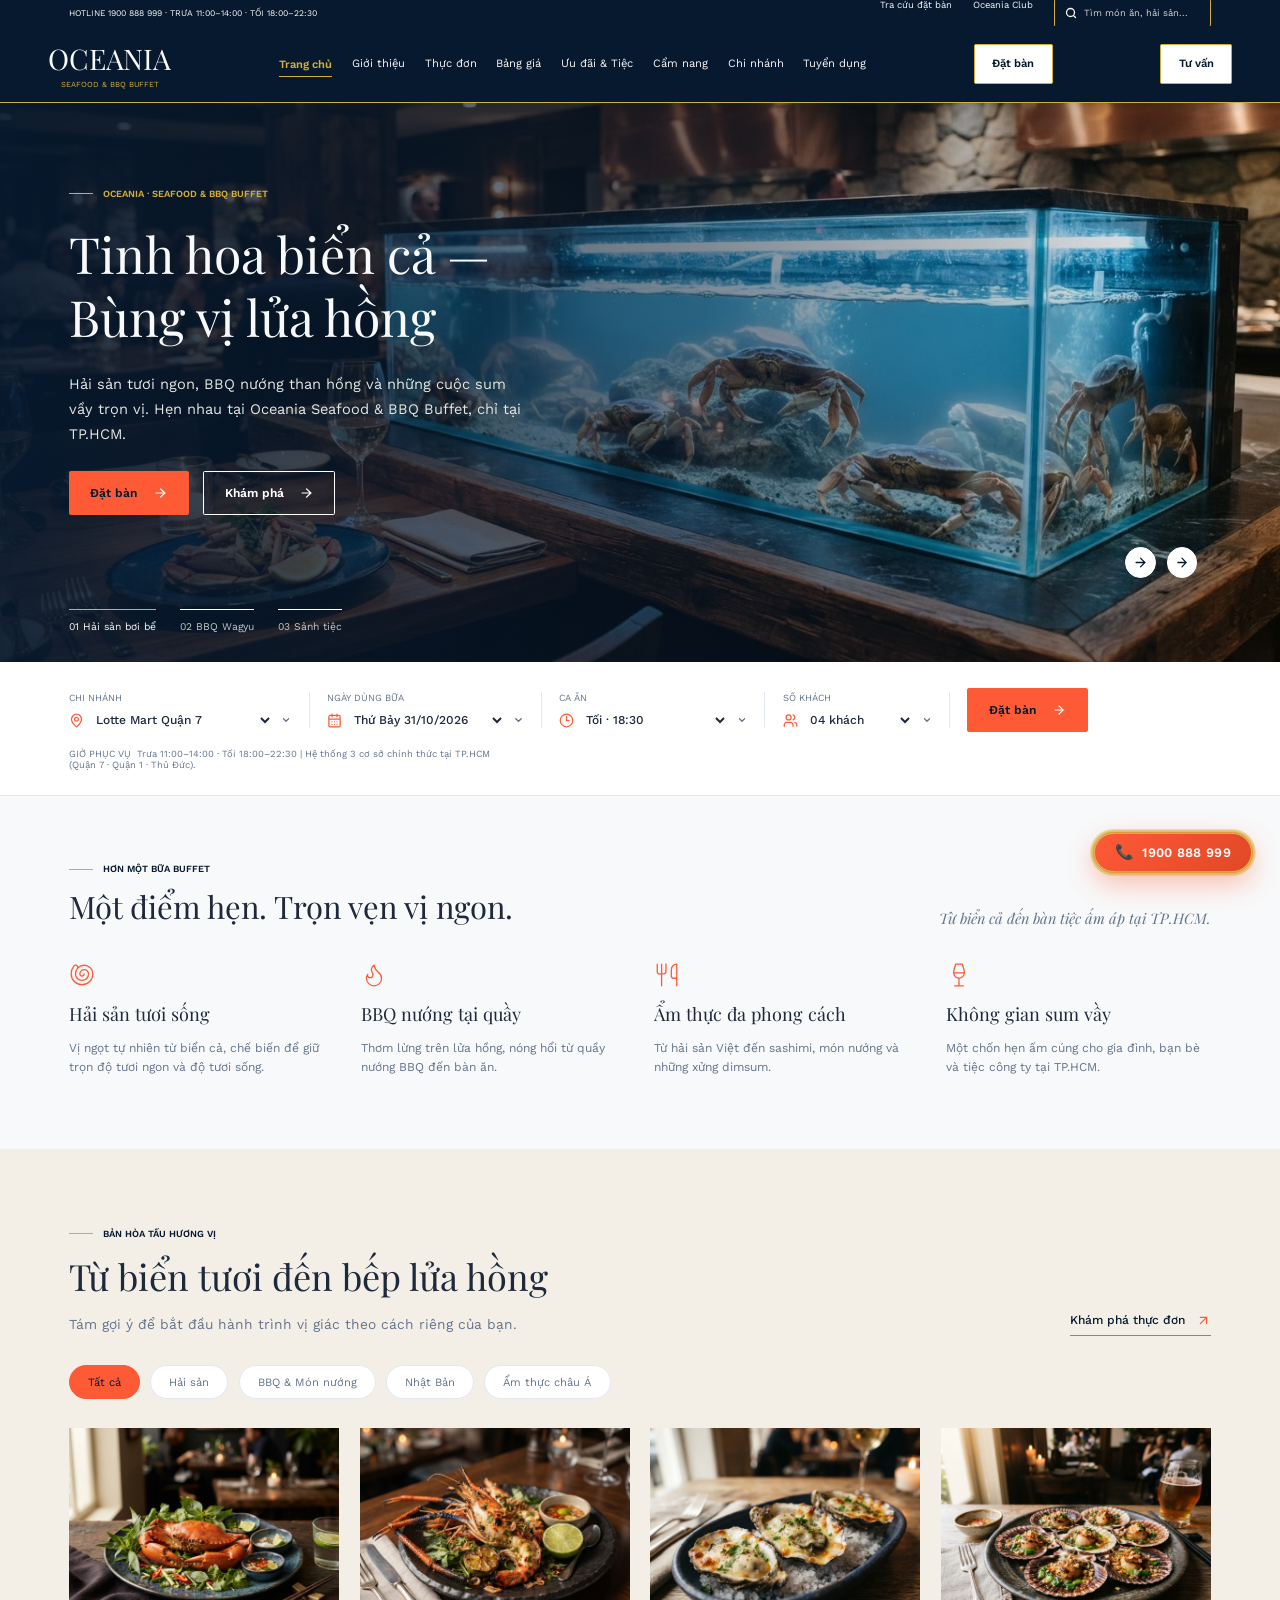
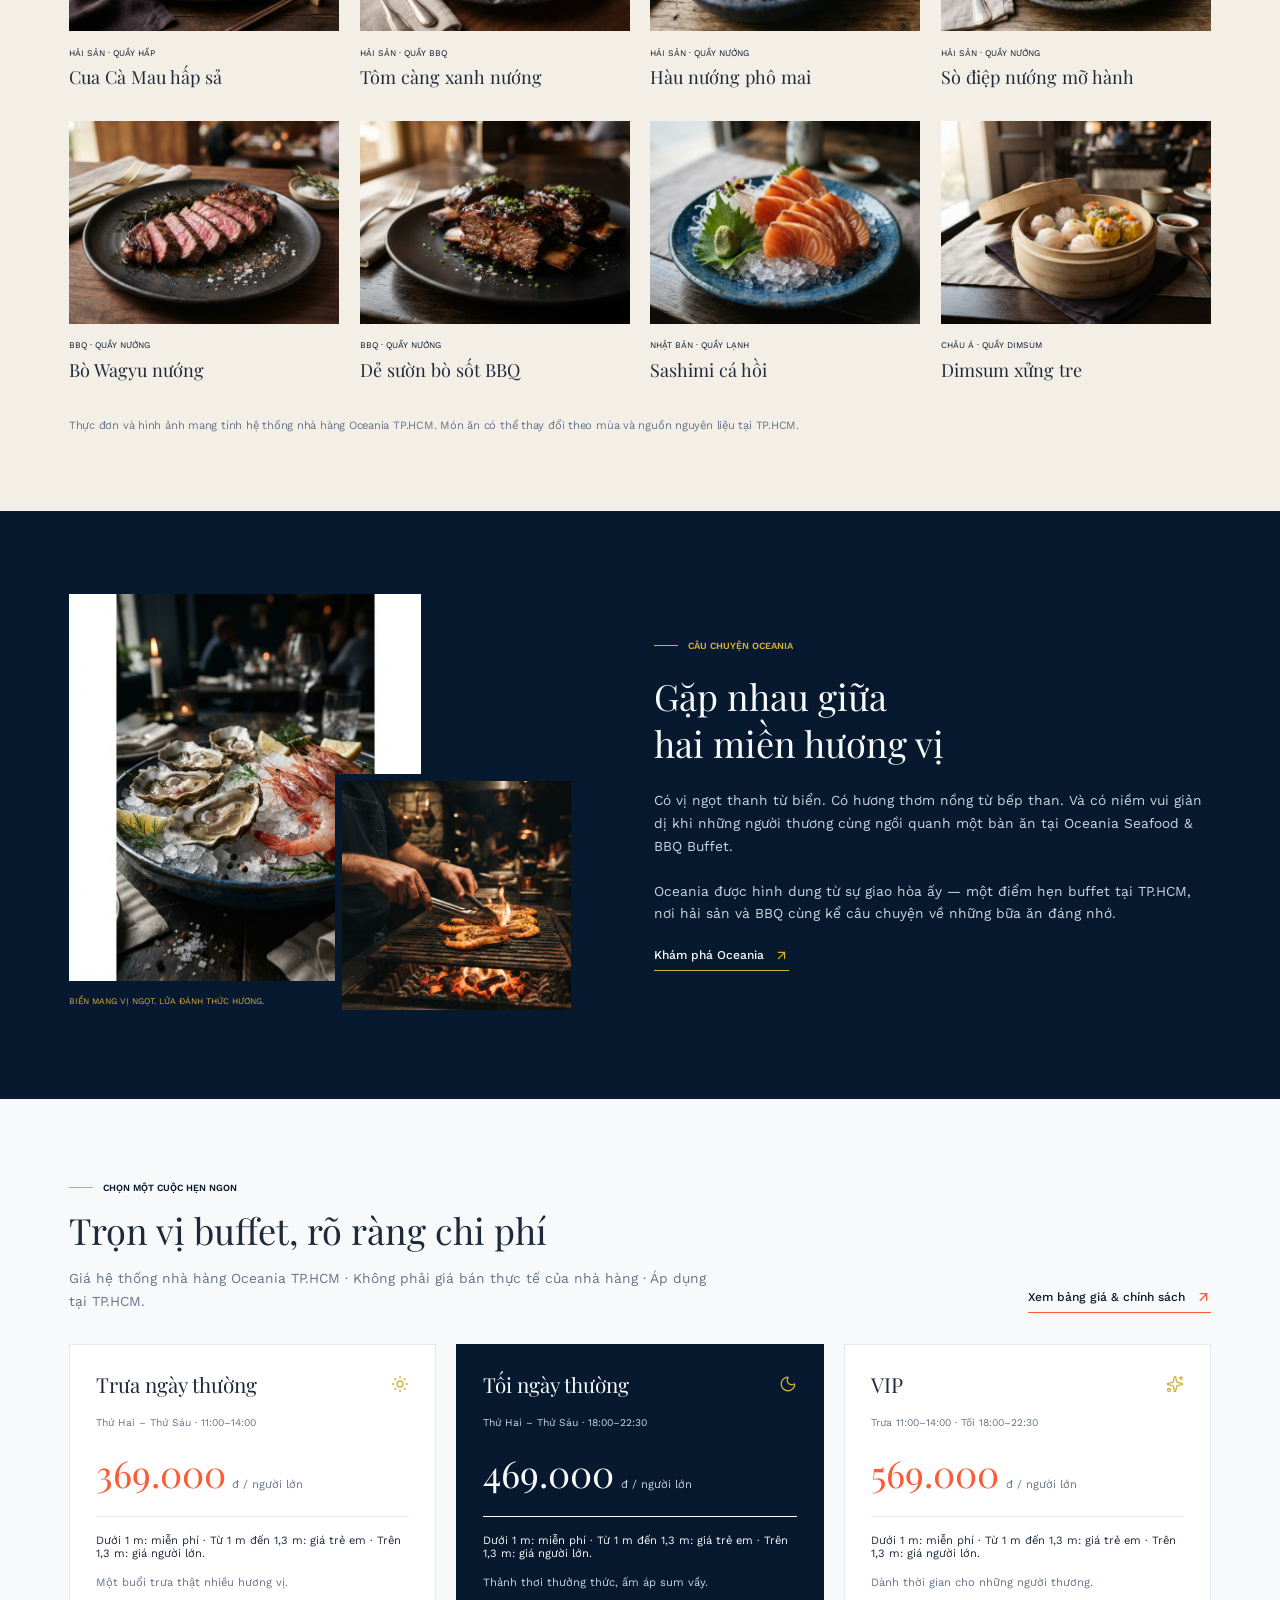
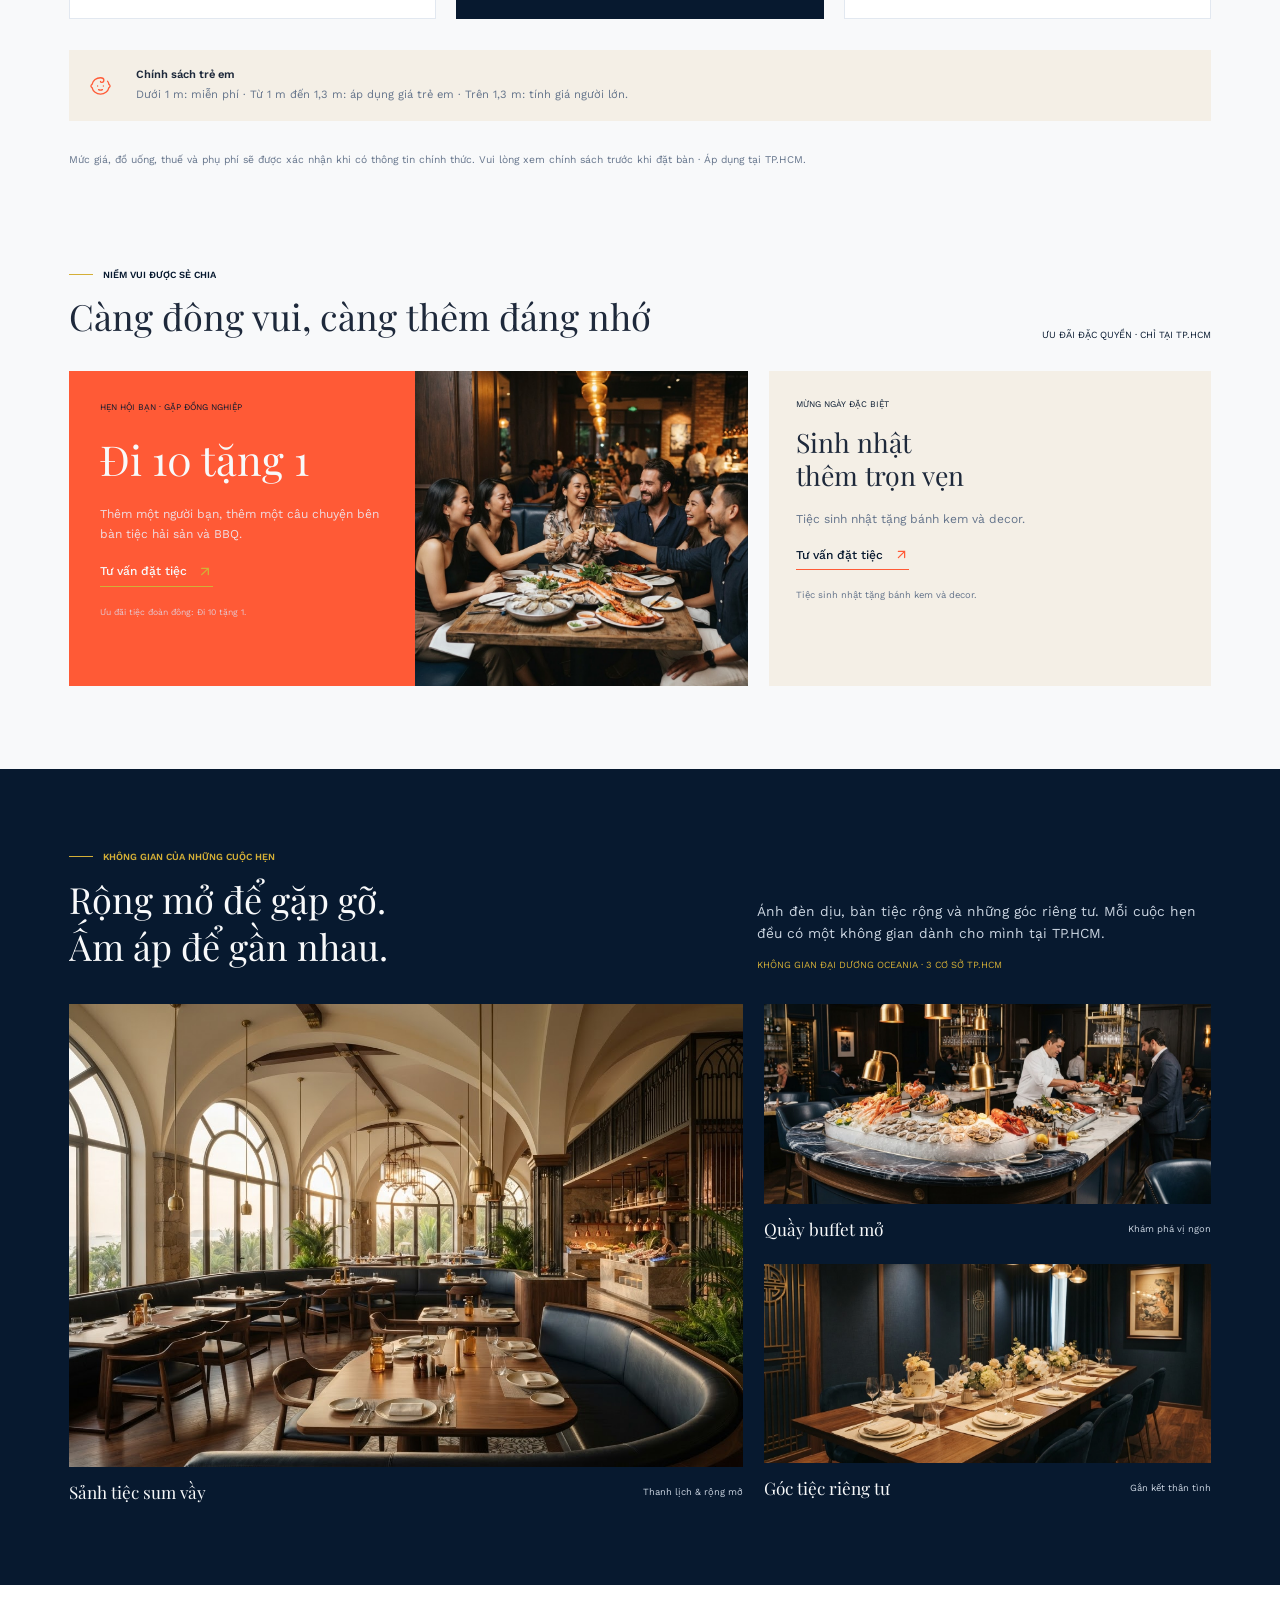
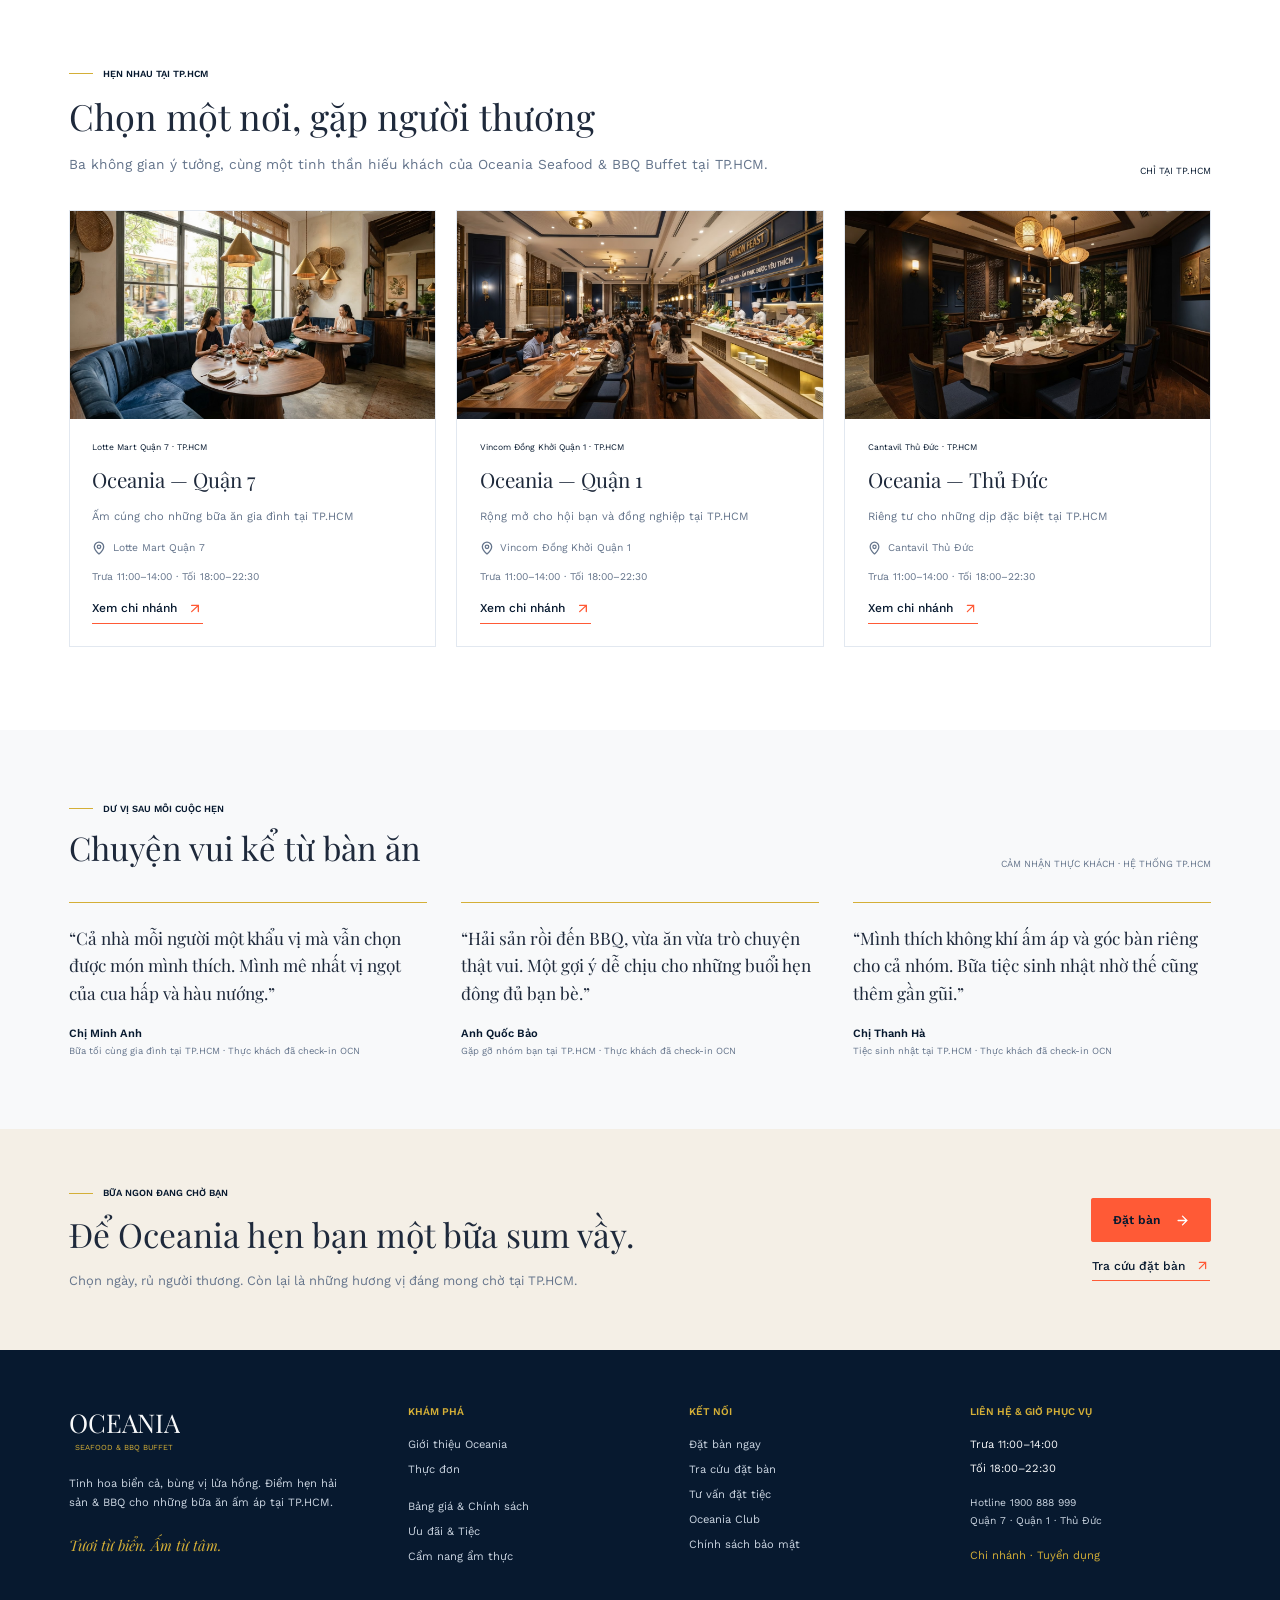
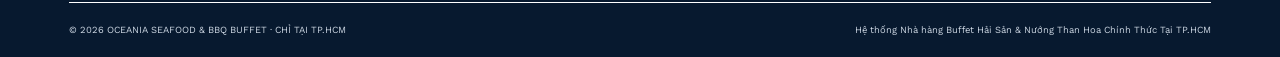
<file: index.html>
<!DOCTYPE html>
<html lang="vi">
<head>
<meta charset="UTF-8" />
<meta name="viewport" content="width=device-width, initial-scale=1.0" />
<title>Oceania Seafood & BBQ Buffet — Tinh Hoa Biển Cả & Bùng Vị Lửa Hồng</title>
<link rel="stylesheet" href="assets/css/style.css" />
</head>
<body>
<!-- Global Search Autocomplete Drawer (Figma State S11) -->
<div id="oceania-search-drawer" class="oceania-search-drawer" aria-hidden="true">
<div class="bg-[var(--surface\/card,white)] border border-[var(--brand\/champagne,#d4af37)] border-solid content-stretch flex flex-col gap-[24px] items-start overflow-clip p-[32px] relative shrink-0 w-full" data-node-id="3375:38955" data-name="Tìm kiếm mở rộng">
<div class="content-stretch flex gap-[24px] items-end overflow-clip relative shrink-0 w-full" data-node-id="3375:38956" data-name="Tìm kiếm">
<div class="bg-[var(--surface\/card,white)] border border-[var(--border\/default,#e2e8f0)] border-solid content-stretch flex flex-[1_0_0] flex-col items-start min-h-[78px] min-w-px overflow-clip p-[14px] relative rounded-[2px]" data-node-id="3375:38957" data-name="Trường thông tin">
<div class="[word-break:break-word] font-['Work_Sans:Regular'] font-normal leading-[0] relative shrink-0 text-[#182d36] text-[0px] w-full" data-node-id="3375:38958">
<p class="leading-[1.65] mb-0 text-[#667076] text-[11px]">Tìm món ăn, quầy, nguyên liệu</p>
<p class="leading-[1.65] text-[15px]">cua</p>
</div>
</div>
<div class="content-stretch flex flex-col items-start overflow-clip relative shrink-0 w-[130px]" data-node-id="3375:38959" data-name="Xóa">
<div class="bg-[var(--surface\/card,white)] border border-[var(--border\/default,#e2e8f0)] border-solid content-stretch flex items-center justify-center min-h-[48px] overflow-clip px-[18px] py-[14px] relative rounded-[2px] shrink-0 w-full" data-node-id="3375:38960" data-name="Nút hành động">
<p class="[word-break:break-word] flex-[1_0_0] font-['Work_Sans:SemiBold'] font-semibold leading-[1.4] min-w-px relative text-[14px] text-[color:var(--brand\/ocean,#07192f)] text-center" data-node-id="3375:38961">
                  Xóa
</p>
</div>
</div>
<div class="content-stretch flex flex-col items-start overflow-clip relative shrink-0 w-[130px]" data-node-id="3375:38962" data-name="Đóng">
<div class="bg-[var(--surface\/card,white)] border border-[var(--border\/default,#e2e8f0)] border-solid content-stretch flex items-center justify-center min-h-[48px] overflow-clip px-[18px] py-[14px] relative rounded-[2px] shrink-0 w-full" data-node-id="3375:38963" data-name="Nút hành động">
<a class="[word-break:break-word] block cursor-pointer flex-[1_0_0] font-['Work_Sans:SemiBold'] font-semibold leading-[0] min-w-px relative text-[14px] text-[color:var(--brand\/ocean,#07192f)] text-center" data-node-id="3375:38964">
<p class="leading-[1.4]">Đóng ×</p>
</a>
</div>
</div>
</div>
<p class="[word-break:break-word] font-['Work_Sans:SemiBold'] font-semibold leading-[1.5] relative shrink-0 text-[11px] text-[color:var(--brand\/ocean,#07192f)] w-full" data-node-id="3375:38965">
            GỢI Ý PHÙ HỢP VỚI “CUA”
</p>
<div class="content-stretch flex gap-[24px] items-start overflow-clip relative shrink-0 w-full" data-node-id="3375:38966" data-name="Gợi ý món ăn">
<div class="content-stretch flex flex-col items-start overflow-clip relative shrink-0 w-[350px]" data-node-id="3375:38967" data-name="Món phù hợp">
<div class="content-stretch flex flex-col gap-[14px] items-start overflow-clip relative shrink-0 w-full" data-node-id="3375:38968" data-name="Món ăn">
<div class="h-[230px] relative shrink-0 w-full" data-node-id="3375:38969" data-name="Ảnh chính thức">
<img alt="" class="absolute inset-0 max-w-none object-cover pointer-events-none size-full" src="assets/figma/f1d84.png" />
</div>
<div class="[word-break:break-word] font-['Work_Sans:Regular'] font-normal leading-[0] relative shrink-0 text-[#8d1934] text-[0px] w-full" data-node-id="3375:38970">
<p class="leading-[1.65] mb-0 text-[11px]">Hải sản · Hấp · Không cay</p>
<p class="font-['Playfair_Display:Regular'] leading-[1.65] mb-0 text-[#182d36] text-[25px]">Cua Cà Mau hấp sả</p>
<p class="leading-[1.65] text-[13px]">Xem chi tiết</p>
</div>
</div>
</div>
<div class="content-stretch flex flex-[1_0_0] flex-col gap-[24px] items-start min-w-px overflow-clip relative" data-node-id="3375:38971" data-name="Gợi ý chủ đề">
<p class="[word-break:break-word] font-['Playfair_Display:Regular'] font-normal leading-[1.28] relative shrink-0 text-[28px] text-[color:var(--text\/primary,#1e293b)] w-full" data-node-id="3375:38972">
                Khám phá thêm từ vị biển
</p>
<div class="content-start flex flex-wrap gap-[8px] items-start overflow-clip relative shrink-0 w-full" data-node-id="3375:38973" data-name="Bộ lọc">
<div class="bg-[var(--surface\/card,white)] border border-[var(--border\/default,#e2e8f0)] border-solid content-stretch flex items-start overflow-clip px-[15px] py-[12px] relative rounded-[100px] shrink-0" data-node-id="3375:38974" data-name="Lựa chọn">
<p class="[word-break:break-word] font-['Work_Sans:Regular'] font-normal leading-[normal] relative shrink-0 text-[13px] text-[color:var(--text\/secondary,#64748b)] whitespace-nowrap" data-node-id="3375:38975">
                    Hải sản
</p>
</div>
<div class="bg-[var(--surface\/card,white)] border border-[var(--border\/default,#e2e8f0)] border-solid content-stretch flex items-start overflow-clip px-[15px] py-[12px] relative rounded-[100px] shrink-0" data-node-id="3375:38976" data-name="Lựa chọn">
<p class="[word-break:break-word] font-['Work_Sans:Regular'] font-normal leading-[normal] relative shrink-0 text-[13px] text-[color:var(--text\/secondary,#64748b)] whitespace-nowrap" data-node-id="3375:38977">
                    Quầy hấp
</p>
</div>
<div class="bg-[var(--surface\/card,white)] border border-[var(--border\/default,#e2e8f0)] border-solid content-stretch flex items-start overflow-clip px-[15px] py-[12px] relative rounded-[100px] shrink-0" data-node-id="3375:38978" data-name="Lựa chọn">
<p class="[word-break:break-word] font-['Work_Sans:Regular'] font-normal leading-[normal] relative shrink-0 text-[13px] text-[color:var(--text\/secondary,#64748b)] whitespace-nowrap" data-node-id="3375:38979">
                    Không cay
</p>
</div>
</div>
<div class="[word-break:break-word] font-['Work_Sans:Regular'] font-normal leading-[0] relative shrink-0 text-[15px] text-[color:var(--text\/secondary,#64748b)] w-full" data-node-id="3375:38980">
<p class="leading-[1.65] mb-0">Cua Cà Mau hấp sả · Quầy Hải sản</p>
<p class="leading-[1.65]">Cẩm nang: Vị ngọt nguyên bản từ cua hấp sả</p>
</div>
<div class="bg-[var(--surface\/card,white)] border border-[var(--border\/default,#e2e8f0)] border-solid content-stretch flex items-center justify-center min-h-[48px] overflow-clip px-[18px] py-[14px] relative rounded-[2px] shrink-0 w-full" data-node-id="3375:38981" data-name="Nút hành động">
<p class="[word-break:break-word] flex-[1_0_0] font-['Work_Sans:SemiBold'] font-semibold leading-[1.4] min-w-px relative text-[14px] text-[color:var(--brand\/ocean,#07192f)] text-center" data-node-id="3375:38982">
                  Xem kết quả tìm kiếm
</p>
</div>
<div class="bg-[var(--surface\/sand,#f4efe6)] border-[var(--brand\/champagne,#d4af37)] border-l-2 border-solid content-stretch flex flex-col items-start overflow-clip p-[18px] relative shrink-0 w-full" data-node-id="3375:38983" data-name="Thông báo">
<p class="[word-break:break-word] font-['Work_Sans:Regular'] font-normal leading-[1.65] relative shrink-0 text-[13px] text-[color:var(--text\/secondary,#64748b)] w-full" data-node-id="3375:38984">
                  Thực đơn buffet trọn gói 50+ món — Chỉ chọn vé trưa/tối, không tính thêm tiền từng món trên quầy.
</p>
</div>
</div>
</div>
</div>
</div>

<!-- Global Mobile Navigation Drawer (Figma State S22) -->
<div id="oceania-mobile-drawer" class="oceania-mobile-drawer" aria-hidden="true">
<div class="oceania-mobile-drawer-backdrop"></div>
<div class="oceania-mobile-drawer-panel">
<div class="bg-[var(--brand\/ocean,#07192f)] content-stretch flex flex-col gap-[20px] items-start overflow-clip p-[24px] relative shrink-0 w-full" data-node-id="3375:39491" data-name="Menu điều hướng mở">
<div class="[word-break:break-word] content-stretch flex items-start justify-between overflow-clip relative shrink-0 w-full" data-node-id="3375:39492" data-name="Tiêu đề menu">
<p class="flex-[1_0_0] font-['Work_Sans:SemiBold'] font-semibold leading-[1.5] min-w-px relative text-[11px] text-[color:var(--brand\/champagne,#d4af37)]" data-node-id="3375:39493">
            KHÁM PHÁ OCEANIA
</p>
<p class="font-['Inter:Regular'] font-normal leading-[normal] not-italic relative shrink-0 text-[20px] text-[color:var(--surface\/pearl,#f8f9fa)] whitespace-nowrap" data-node-id="3375:39494">
            ×
</p>
</div>
<div class="bg-[var(--surface\/card,white)] border border-[var(--border\/default,#e2e8f0)] border-solid content-stretch flex flex-col items-start min-h-[78px] overflow-clip p-[14px] relative rounded-[2px] shrink-0 w-full" data-node-id="3375:39495" data-name="Trường thông tin">
<div class="w-full"><label class="block text-[11px] text-[#64748b] mb-[4px]">Tìm kiếm nhanh món ăn & cẩm nang</label><input id="oceania-mobile-search-input" type="text" class="oceania-field-input" placeholder="Tìm cua Cà Mau, bò Wagyu, lẩu..." /><div id="oceania-mobile-search-results" class="mt-[8px]"></div></div>
</div>
<div class="[word-break:break-word] content-stretch flex flex-col font-normal items-start overflow-clip relative shrink-0 w-full whitespace-nowrap" data-node-id="3375:39497" data-name="Các mục chính">
<div class="border-[var(--surface\/card,white)] border-b border-solid content-stretch flex items-center justify-between min-h-[52px] overflow-clip relative shrink-0 w-full" data-node-id="3375:39498" data-name="Mục điều hướng">
<a href="index.html" class="block cursor-pointer font-['Work_Sans:Regular'] leading-[0] relative shrink-0 text-[17px] text-[color:var(--surface\/pearl,#f8f9fa)]" data-node-id="3375:39499">
<p class="leading-[normal]">Trang chủ</p>
</a>
            
</div>
<div class="border-[var(--surface\/card,white)] border-b border-solid content-stretch flex items-center justify-between min-h-[52px] overflow-clip relative shrink-0 w-full" data-node-id="3375:39501" data-name="Mục điều hướng">
<a href="about.html" class="block cursor-pointer font-['Work_Sans:Regular'] leading-[0] relative shrink-0 text-[17px] text-[color:var(--surface\/pearl,#f8f9fa)]" data-node-id="3375:39502">
<p class="leading-[normal]">Giới thiệu</p>
</a>
            
</div>
<div class="border-[var(--surface\/card,white)] border-b border-solid content-stretch flex items-center justify-between min-h-[52px] overflow-clip relative shrink-0 w-full" data-node-id="3375:39504" data-name="Mục điều hướng">
<a href="menu.html" class="block cursor-pointer font-['Work_Sans:Regular'] leading-[0] relative shrink-0 text-[17px] text-[color:var(--surface\/pearl,#f8f9fa)]" data-node-id="3375:39505">
<p class="leading-[normal]">Thực đơn</p>
</a>
            
</div>
<div class="border-[var(--surface\/card,white)] border-b border-solid content-stretch flex items-center justify-between min-h-[52px] overflow-clip relative shrink-0 w-full" data-node-id="3375:39507" data-name="Mục điều hướng">
<a href="pricing.html" class="block cursor-pointer font-['Work_Sans:Regular'] leading-[0] relative shrink-0 text-[17px] text-[color:var(--surface\/pearl,#f8f9fa)]" data-node-id="3375:39508">
<p class="leading-[normal]">Bảng giá</p>
</a>
            
</div>
<div class="border-[var(--surface\/card,white)] border-b border-solid content-stretch flex items-center justify-between min-h-[52px] overflow-clip relative shrink-0 w-full" data-node-id="3375:39510" data-name="Mục điều hướng">
<a href="promotions.html" class="block cursor-pointer font-['Work_Sans:Regular'] leading-[0] relative shrink-0 text-[17px] text-[color:var(--surface\/pearl,#f8f9fa)]" data-node-id="3375:39511">
<p class="leading-[normal]">Ưu đãi &amp; Tiệc</p>
</a>
            
</div>
<div class="border-[var(--surface\/card,white)] border-b border-solid content-stretch flex items-center justify-between min-h-[52px] overflow-clip relative shrink-0 w-full" data-node-id="3375:39513" data-name="Mục điều hướng">
<a href="blog.html" class="block cursor-pointer font-['Work_Sans:Regular'] leading-[0] relative shrink-0 text-[17px] text-[color:var(--surface\/pearl,#f8f9fa)]" data-node-id="3375:39514">
<p class="leading-[normal]">Cẩm nang</p>
</a>
            
</div>
<div class="border-[var(--surface\/card,white)] border-b border-solid content-stretch flex items-center justify-between min-h-[52px] overflow-clip relative shrink-0 w-full" data-node-id="3375:39516" data-name="Mục điều hướng">
<a href="locations.html" class="block cursor-pointer font-['Work_Sans:Regular'] leading-[0] relative shrink-0 text-[17px] text-[color:var(--surface\/pearl,#f8f9fa)]" data-node-id="3375:39517">
<p class="leading-[normal]">Chi nhánh</p>
</a>
<a href="careers.html" class="block cursor-pointer font-['Work_Sans:Regular'] leading-[0] relative shrink-0 text-[17px] text-[color:var(--surface\/pearl,#f8f9fa)]" data-name="Tuyển dụng">
<p class="leading-[normal]">Tuyển dụng</p>
</a>
            
</div>
</div>
<div class="bg-[var(--surface\/card,white)] border border-[var(--border\/default,#e2e8f0)] border-solid content-stretch flex items-center justify-center min-h-[48px] overflow-clip px-[18px] py-[14px] relative rounded-[2px] shrink-0 w-full" data-node-id="3375:39519" data-name="Nút hành động">
<a href="booking.html" class="[word-break:break-word] block cursor-pointer flex-[1_0_0] font-['Work_Sans:SemiBold'] font-semibold leading-[0] min-w-px relative text-[14px] text-[color:var(--brand\/ocean,#07192f)] text-center" data-node-id="3375:39520">
<p class="leading-[1.4]">Đặt bàn ngay</p>
</a>
</div>
<div class="content-stretch flex gap-[16px] items-start overflow-clip relative shrink-0 w-full" data-node-id="3375:39521" data-name="Liên kết bổ sung">
<div class="bg-[var(--surface\/card,white)] border border-[var(--border\/default,#e2e8f0)] border-solid content-stretch flex flex-[1_0_0] items-center justify-center min-h-[48px] min-w-px overflow-clip px-[18px] py-[14px] relative rounded-[2px]" data-node-id="3375:39522" data-name="Nút hành động">
<a href="booking-lookup.html" class="[word-break:break-word] block cursor-pointer flex-[1_0_0] font-['Work_Sans:SemiBold'] font-semibold leading-[0] min-w-px relative text-[14px] text-[color:var(--brand\/ocean,#07192f)] text-center" data-node-id="3375:39523">
<p class="leading-[1.4]">Tra cứu đặt bàn</p>
</a>
</div>
<div class="bg-[var(--surface\/card,white)] border border-[var(--border\/default,#e2e8f0)] border-solid content-stretch flex flex-[1_0_0] items-center justify-center min-h-[48px] min-w-px overflow-clip px-[18px] py-[14px] relative rounded-[2px]" data-node-id="3375:39524" data-name="Nút hành động">
<a href="reviews.html" class="[word-break:break-word] block cursor-pointer flex-[1_0_0] font-['Work_Sans:SemiBold'] font-semibold leading-[0] min-w-px relative text-[14px] text-[color:var(--brand\/ocean,#07192f)] text-center" data-node-id="3375:39525">
<p class="leading-[1.4]">Oceania Club</p>
</a>
</div>
</div>
<p class="[word-break:break-word] font-['Work_Sans:Regular'] font-normal leading-[1.65] relative shrink-0 text-[#cbd5e1] text-[13px] w-full" data-node-id="3375:39526">
          Hotline 1900 888 999 · TP.HCM
</p>
</div>
</div>
</div>

<!-- Desktop View (1440px Figma Frame) -->
<div class="oceania-desktop-view">
<div
      class="bg-[var(--surface\/pearl,#f8f9fa)] content-stretch flex flex-col items-start relative size-full"
      data-node-id="3346:3"
      data-name="Oceania — Trang chủ"
    >
<div class="bg-[var(--brand\/ocean,#07192f)] content-stretch flex flex-col items-start overflow-clip relative shrink-0 w-full" data-node-id="3346:4" data-name="Navigation">
<div class="bg-[var(--brand\/ocean,#07192f)] content-stretch flex h-[30px] items-center justify-between overflow-clip px-[80px] relative shrink-0 w-full" data-node-id="3346:5" data-name="Guest services">
<p class="[word-break:break-word] font-['Work_Sans:Regular'] font-normal leading-[normal] relative shrink-0 text-[10px] text-[color:var(--surface\/pearl,#f8f9fa)] whitespace-nowrap" data-node-id="3346:6">
            HOTLINE 1900 888 999 · TRƯA 11:00–14:00 · TỐI 18:00–22:30
</p>
<div class="content-stretch flex gap-[24px] items-start overflow-clip relative shrink-0" data-node-id="3346:7" data-name="Secondary links">
<a href="booking-lookup.html" class="[word-break:break-word] block cursor-pointer font-['Work_Sans:Regular'] font-normal leading-[0] relative shrink-0 text-[11px] text-[color:var(--surface\/pearl,#f8f9fa)] whitespace-nowrap" data-node-id="3346:8">
<p class="leading-[normal]">Tra cứu đặt bàn</p>
</a>
<a href="reviews.html" class="[word-break:break-word] block cursor-pointer font-['Work_Sans:Regular'] font-normal leading-[0] relative shrink-0 text-[11px] text-[color:var(--surface\/pearl,#f8f9fa)] whitespace-nowrap" data-node-id="3346:9">
<p class="leading-[normal]">Oceania Club</p>
</a>
<div class="bg-[var(--brand\/ocean,#07192f)] border border-[var(--brand\/champagne,#d4af37)] border-solid content-stretch flex gap-[8px] items-center overflow-clip px-[12px] py-[8px] relative rounded-[2px] shrink-0" data-node-id="3375:20" data-name="Search field">
<div class="relative shrink-0 size-[14px]" data-node-id="3346:419" data-name="search">
<img alt="" class="absolute block inset-0 max-w-none size-full" src="assets/figma/f5e0f.svg" />
</div>
<input type="text" class="oceania-header-search-input" placeholder="Tìm món ăn, hải sản..." aria-label="Tìm món ăn" />
</div>
</div>
</div>
<div class="border-[var(--brand\/champagne,#d4af37)] border-b border-solid content-stretch flex h-[90px] items-center justify-between overflow-clip px-[56px] relative shrink-0 w-full" data-node-id="3346:11" data-name="Main navigation">
<div class="[word-break:break-word] content-stretch flex flex-col font-normal gap-[4px] items-center leading-[normal] overflow-clip relative shrink-0 whitespace-nowrap" data-node-id="3346:12" data-name="Oceania wordmark">
<p class="font-['Playfair_Display:Regular'] relative shrink-0 text-[33px] text-[color:var(--surface\/pearl,#f8f9fa)]" data-node-id="3346:13">
              OCEANIA
</p>
<p class="font-['Work_Sans:Regular'] relative shrink-0 text-[9px] text-[color:var(--brand\/champagne,#d4af37)]" data-node-id="3346:14">SEAFOOD &amp; BBQ BUFFET</p>
</div>
<div class="content-stretch flex gap-[23px] items-center overflow-clip relative shrink-0" data-node-id="3346:15" data-name="Page links">
<div class="border-[var(--brand\/champagne,#d4af37)] border-b border-solid content-stretch flex flex-col items-start overflow-clip pb-[8px] pt-[9px] relative shrink-0" data-node-id="3346:16" data-name="Navigation item">
<p class="[word-break:break-word] font-['Work_Sans:SemiBold'] font-semibold leading-[normal] relative shrink-0 text-[13px] text-[color:var(--surface\/pearl,#f8f9fa)] whitespace-nowrap" data-node-id="3346:17">
                Trang chủ
</p>
</div>
<div class="border-[rgba(0,0,0,0)] border-b border-solid content-stretch flex flex-col items-start overflow-clip pb-[8px] pt-[9px] relative shrink-0" data-node-id="3346:18" data-name="Navigation item">
<a href="about.html" class="[word-break:break-word] block cursor-pointer font-['Work_Sans:Regular'] font-normal leading-[0] relative shrink-0 text-[13px] text-[color:var(--surface\/pearl,#f8f9fa)] whitespace-nowrap" data-node-id="3346:19">
<p class="leading-[normal]">Giới thiệu</p>
</a>
</div>
<div class="border-[rgba(0,0,0,0)] border-b border-solid content-stretch flex flex-col items-start overflow-clip pb-[8px] pt-[9px] relative shrink-0" data-node-id="3346:20" data-name="Navigation item">
<a href="menu.html" class="[word-break:break-word] block cursor-pointer font-['Work_Sans:Regular'] font-normal leading-[0] relative shrink-0 text-[13px] text-[color:var(--surface\/pearl,#f8f9fa)] whitespace-nowrap" data-node-id="3346:21">
<p class="leading-[normal]">Thực đơn</p>
</a>
</div>
<div class="border-[rgba(0,0,0,0)] border-b border-solid content-stretch flex flex-col items-start overflow-clip pb-[8px] pt-[9px] relative shrink-0" data-node-id="3346:22" data-name="Navigation item">
<a href="pricing.html" class="[word-break:break-word] block cursor-pointer font-['Work_Sans:Regular'] font-normal leading-[0] relative shrink-0 text-[13px] text-[color:var(--surface\/pearl,#f8f9fa)] whitespace-nowrap" data-node-id="3346:23">
<p class="leading-[normal]">Bảng giá</p>
</a>
</div>
<div class="border-[rgba(0,0,0,0)] border-b border-solid content-stretch flex flex-col items-start overflow-clip pb-[8px] pt-[9px] relative shrink-0" data-node-id="3346:24" data-name="Navigation item">
<a href="promotions.html" class="[word-break:break-word] block cursor-pointer font-['Work_Sans:Regular'] font-normal leading-[0] relative shrink-0 text-[13px] text-[color:var(--surface\/pearl,#f8f9fa)] whitespace-nowrap" data-node-id="3346:25">
<p class="leading-[normal]">Ưu đãi &amp; Tiệc</p>
</a>
</div>
<div class="border-[rgba(0,0,0,0)] border-b border-solid content-stretch flex flex-col items-start overflow-clip pb-[8px] pt-[9px] relative shrink-0" data-node-id="3346:26" data-name="Navigation item">
<a href="blog.html" class="[word-break:break-word] block cursor-pointer font-['Work_Sans:Regular'] font-normal leading-[0] relative shrink-0 text-[13px] text-[color:var(--surface\/pearl,#f8f9fa)] whitespace-nowrap" data-node-id="3346:27">
<p class="leading-[normal]">Cẩm nang</p>
</a>
</div>
<div class="border-[rgba(0,0,0,0)] border-b border-solid content-stretch flex flex-col items-start overflow-clip pb-[8px] pt-[9px] relative shrink-0" data-node-id="3346:28" data-name="Navigation item">
<a href="locations.html" class="[word-break:break-word] block cursor-pointer font-['Work_Sans:Regular'] font-normal leading-[0] relative shrink-0 text-[13px] text-[color:var(--surface\/pearl,#f8f9fa)] whitespace-nowrap" data-node-id="3346:29">
<p class="leading-[normal]">Chi nhánh</p>
</a>
</div>
<a href="careers.html" class="border-[rgba(0,0,0,0)] border-b border-solid content-stretch cursor-pointer flex flex-col items-start overflow-clip pb-[8px] pt-[9px] relative shrink-0" data-node-id="3511:2" data-name="Tuyển dụng">
<div class="[word-break:break-word] font-['Work_Sans:Regular'] font-normal leading-[0] relative shrink-0 text-[13px] text-[color:var(--surface\/pearl,#f8f9fa)] text-left whitespace-nowrap" data-node-id="3511:3">
<p class="leading-[normal]">Tuyển dụng</p>
</div>
</a>
</div>
<div class="bg-[var(--surface\/card,white)] border border-[var(--brand\/champagne,#d4af37)] border-solid content-stretch flex items-start overflow-clip px-[20px] py-[14px] relative rounded-[2px] shrink-0" data-node-id="3346:30" data-name="Booking action">
<a href="booking.html" class="[word-break:break-word] block cursor-pointer font-['Work_Sans:SemiBold'] font-semibold leading-[0] relative shrink-0 text-[13px] text-[color:var(--brand\/ocean,#07192f)] whitespace-nowrap" data-node-id="3346:31">
<p class="leading-[normal]">Đặt bàn</p>
</a>
</div>
<div class="bg-[var(--surface\/card,white)] border border-[var(--brand\/champagne,#d4af37)] border-solid content-stretch flex items-start overflow-clip px-[20px] py-[14px] relative rounded-[2px] shrink-0" data-node-id="3375:22" data-name="Consultation action">
<p class="[word-break:break-word] font-['Work_Sans:SemiBold'] font-semibold leading-[normal] relative shrink-0 text-[13px] text-[color:var(--brand\/ocean,#07192f)] whitespace-nowrap" data-node-id="3375:23">
              Tư vấn
</p>
</div>
</div>
</div>
<div class="content-stretch flex flex-col items-start overflow-clip relative shrink-0 w-full" data-node-id="3346:32" data-name="Welcome and quick booking">
<div class="bg-[var(--brand\/ocean,#07192f)] content-stretch flex flex-col gap-[28px] h-[650px] items-start overflow-clip pb-[35px] pt-[99px] px-[80px] relative shrink-0 w-full" data-node-id="3346:33" data-name="Ocean to fire hero">
<div class="absolute h-[650px] left-0 top-0 w-[1440px]" data-node-id="3346:34" data-name="Banner 1 · Hải sản bơi bể">
<img alt="" class="absolute inset-0 max-w-none object-cover pointer-events-none size-full" src="assets/figma/349d8.png" />
</div>
<div class="absolute bg-gradient-to-r from-[rgba(7,25,47,0.93)] h-[650px] left-0 to-[rgba(7,25,47,0.06)] top-0 via-[55%] via-[rgba(7,25,47,0.5)] w-[1440px]" data-node-id="3346:35" data-name="Reading scrim"></div>
<div class="content-stretch flex gap-[12px] items-center overflow-clip relative shrink-0" data-node-id="3346:36" data-name="Section label">
<div class="bg-[var(--brand\/champagne,#d4af37)] h-px relative shrink-0 w-[28px]" data-node-id="3346:37" data-name="Accent rule"></div>
<p class="[word-break:break-word] font-['Work_Sans:SemiBold'] font-semibold leading-[normal] relative shrink-0 text-[11px] text-[color:var(--brand\/champagne,#d4af37)] uppercase whitespace-nowrap" data-node-id="3346:38">Oceania · Seafood &amp; BBQ Buffet</p>
</div>
<div class="[word-break:break-word] font-['Playfair_Display:Regular'] font-normal leading-[0] relative shrink-0 text-[58px] text-[color:var(--surface\/pearl,#f8f9fa)] w-[780px]" data-node-id="3346:39">
<p class="leading-[1.25] mb-0">Tinh hoa biển cả —</p>
<p class="leading-[1.25]">Bùng vị lửa hồng</p>
</div>
<p class="[word-break:break-word] font-['Work_Sans:Regular'] font-normal leading-[1.7] relative shrink-0 text-[#e4e6e2] text-[17px] w-[530px]" data-node-id="3346:40">Hải sản tươi ngon, BBQ nướng than hồng và những cuộc sum vầy trọn vị. Hẹn nhau tại Oceania Seafood &amp; BBQ Buffet, chỉ tại TP.HCM.</p>
<div class="content-stretch flex gap-[16px] items-start overflow-clip relative shrink-0" data-node-id="3346:41" data-name="Hero actions">
<div class="bg-[var(--brand\/coral,#ff5a36)] border border-[var(--brand\/coral,#ff5a36)] border-solid content-stretch flex gap-[18px] items-center overflow-clip px-[24px] py-[16px] relative rounded-[2px] shrink-0" data-node-id="3346:42" data-name="Action">
<a href="booking.html" class="[word-break:break-word] block cursor-pointer font-['Work_Sans:SemiBold'] font-semibold leading-[0] relative shrink-0 text-[14px] text-[color:var(--brand\/ocean,#07192f)] whitespace-nowrap" data-node-id="3346:43">
<p class="leading-[normal]">Đặt bàn</p>
</a>
<div class="relative shrink-0 size-[17px]" data-node-id="3346:422" data-name="arrow-right">
<img alt="" class="absolute block inset-0 max-w-none size-full" src="assets/figma/b1272.svg" />
</div>
</div>
<div class="bg-[rgba(0,0,0,0)] border border-[var(--surface\/card,white)] border-solid content-stretch flex gap-[18px] items-center overflow-clip px-[24px] py-[16px] relative rounded-[2px] shrink-0" data-node-id="3346:45" data-name="Action">
<p class="[word-break:break-word] font-['Work_Sans:SemiBold'] font-semibold leading-[normal] relative shrink-0 text-[14px] text-[color:var(--surface\/card,white)] whitespace-nowrap" data-node-id="3346:46">
                Khám phá
</p>
<div class="relative shrink-0 size-[17px]" data-node-id="3346:425" data-name="arrow-right">
<img alt="" class="absolute block inset-0 max-w-none size-full" src="assets/figma/b1272.svg" />
</div>
</div>
</div>
<div class="absolute bottom-[34px] content-stretch flex gap-[28px] items-center left-[80px] overflow-clip" data-node-id="3346:48" data-name="Slide topics">
<div class="border-[var(--brand\/champagne,#d4af37)] border-solid border-t-2 content-stretch flex items-start overflow-clip pt-[12px] relative shrink-0" data-node-id="3346:49" data-name="Slide topic">
<button class="[word-break:break-word] block cursor-pointer font-['Work_Sans:Regular'] font-normal leading-[0] relative shrink-0 text-[12px] text-[color:var(--surface\/pearl,#f8f9fa)] text-left whitespace-nowrap" data-node-id="3346:50">
<p class="leading-[normal]">01 Hải sản bơi bể</p>
</button>
</div>
<div class="border-[var(--surface\/card,white)] border-solid border-t content-stretch flex items-start overflow-clip pt-[12px] relative shrink-0" data-node-id="3346:51" data-name="Slide topic">
<button class="[word-break:break-word] block cursor-pointer font-['Work_Sans:Regular'] font-normal leading-[0] relative shrink-0 text-[#c3c9c8] text-[12px] text-left whitespace-nowrap" data-node-id="3346:52">
<p class="leading-[normal]">02 BBQ Wagyu</p>
</button>
</div>
<div class="border-[var(--surface\/card,white)] border-solid border-t content-stretch flex items-start overflow-clip pt-[12px] relative shrink-0" data-node-id="3346:53" data-name="Slide topic">
<button class="[word-break:break-word] block cursor-pointer font-['Work_Sans:Regular'] font-normal leading-[0] relative shrink-0 text-[#c3c9c8] text-[12px] text-left whitespace-nowrap" data-node-id="3346:54">
<p class="leading-[normal]">03 Sảnh tiệc</p>
</button>
</div>
</div>
<div class="absolute bottom-[98px] content-stretch cursor-pointer flex gap-[12px] items-center overflow-clip right-[96px]" data-node-id="3375:24" data-name="Hero navigation">
<button class="bg-[var(--surface\/card,white)] border border-[var(--surface\/card,white)] border-solid content-stretch flex flex-col items-center justify-center overflow-clip relative rounded-[18px] shrink-0 size-[36px]" data-node-id="3375:25" data-name="Previous">
<div class="relative shrink-0 size-[17px]" data-node-id="3375:26" data-name="arrow-left">
<img alt="" class="absolute block inset-0 max-w-none size-full" src="assets/figma/ca34d.svg" />
</div>
</button>
<button class="bg-[var(--surface\/card,white)] border border-[var(--surface\/card,white)] border-solid content-stretch flex flex-col items-center justify-center overflow-clip relative rounded-[18px] shrink-0 size-[36px]" data-node-id="3375:28" data-name="Next">
<div class="relative shrink-0 size-[17px]" data-node-id="3375:29" data-name="arrow-right">
<img alt="" class="absolute block inset-0 max-w-none size-full" src="assets/figma/ca34d.svg" />
</div>
</button>
</div>
</div>
<div class="bg-[var(--surface\/card,white)] border-[var(--border\/default,#e2e8f0)] border-b border-solid content-stretch flex flex-col gap-[18px] items-start overflow-clip px-[80px] py-[30px] relative shrink-0 w-full" data-node-id="3346:55" data-name="Quick booking">
<div class="content-stretch flex gap-[20px] items-center overflow-clip relative shrink-0 w-full" data-node-id="3346:56" data-name="Booking fields">
<div class="border-[var(--border\/default,#e2e8f0)] border-r border-solid content-stretch flex flex-col gap-[11px] items-start overflow-clip pr-[20px] relative shrink-0 w-[280px]" data-node-id="3346:57" data-name="Booking field">
<a href="locations.html" class="[word-break:break-word] block cursor-pointer font-['Work_Sans:Regular'] font-normal leading-[0] relative shrink-0 text-[11px] text-[color:var(--text\/secondary,#64748b)] uppercase whitespace-nowrap" data-node-id="3346:58">
<p class="leading-[normal]">Chi nhánh</p>
</a>
<div class="content-stretch flex gap-[10px] items-center overflow-clip relative shrink-0 w-full" data-node-id="3346:59" data-name="Selected value">
<div class="relative shrink-0 size-[18px]" data-node-id="3346:428" data-name="map-pin">
<img alt="" class="absolute block inset-0 max-w-none size-full" src="assets/figma/b9cd4.svg" />
</div>
<select id="quick-branch" data-oceania-field="quick-branch" class="oceania-quick-select" aria-label="Chọn chi nhánh"><option value="Lotte Mart Q7">Lotte Mart Quận 7</option><option value="Vincom Đồng Khởi Q1">Vincom Đồng Khởi Quận 1</option><option value="Cantavil Thủ Đức">Cantavil Thủ Đức</option></select>
<div class="relative shrink-0 size-[12px]" data-node-id="3346:431" data-name="chevron-down">
<img alt="" class="absolute block inset-0 max-w-none size-full" src="assets/figma/72774.svg" />
</div>
</div>
</div>
<div class="border-[var(--border\/default,#e2e8f0)] border-r border-solid content-stretch flex flex-col gap-[11px] items-start overflow-clip pr-[20px] relative shrink-0 w-[250px]" data-node-id="3346:63" data-name="Booking field">
<p class="[word-break:break-word] font-['Work_Sans:Regular'] font-normal leading-[normal] relative shrink-0 text-[11px] text-[color:var(--text\/secondary,#64748b)] uppercase whitespace-nowrap" data-node-id="3346:64">
                Ngày dùng bữa
</p>
<div class="content-stretch flex gap-[10px] items-center overflow-clip relative shrink-0 w-full" data-node-id="3346:65" data-name="Selected value">
<div class="relative shrink-0 size-[18px]" data-node-id="3346:434" data-name="calendar-days">
<img alt="" class="absolute block inset-0 max-w-none size-full" src="assets/figma/82372.svg" />
</div>
<select id="quick-date" data-oceania-field="quick-date" class="oceania-quick-select" aria-label="Ngày dùng bữa"><option value="Thứ Bảy, 31/10/2026">Thứ Bảy 31/10/2026</option><option value="Chủ Nhật, 01/11/2026">Chủ Nhật 01/11/2026</option><option value="Thứ Sáu, 30/10/2026">Thứ Sáu 30/10/2026</option></select>
<div class="relative shrink-0 size-[12px]" data-node-id="3346:437" data-name="chevron-down">
<img alt="" class="absolute block inset-0 max-w-none size-full" src="assets/figma/72774.svg" />
</div>
</div>
</div>
<div class="border-[var(--border\/default,#e2e8f0)] border-r border-solid content-stretch flex flex-col gap-[11px] items-start overflow-clip pr-[20px] relative shrink-0 w-[240px]" data-node-id="3346:69" data-name="Booking field">
<p class="[word-break:break-word] font-['Work_Sans:Regular'] font-normal leading-[normal] relative shrink-0 text-[11px] text-[color:var(--text\/secondary,#64748b)] uppercase whitespace-nowrap" data-node-id="3346:70">
                Ca ăn
</p>
<div class="content-stretch flex gap-[10px] items-center overflow-clip relative shrink-0 w-full" data-node-id="3346:71" data-name="Selected value">
<div class="relative shrink-0 size-[18px]" data-node-id="3346:440" data-name="clock-3">
<img alt="" class="absolute block inset-0 max-w-none size-full" src="assets/figma/78417.svg" />
</div>
<select id="quick-shift" data-oceania-field="quick-shift" class="oceania-quick-select" aria-label="Ca ăn"><option value="Tối · 18:30">Tối · 18:30</option><option value="Tối · 19:00">Tối · 19:00</option><option value="Trưa · 11:30">Trưa · 11:30</option><option value="Trưa · 12:30">Trưa · 12:30</option></select>
<div class="relative shrink-0 size-[12px]" data-node-id="3346:443" data-name="chevron-down">
<img alt="" class="absolute block inset-0 max-w-none size-full" src="assets/figma/72774.svg" />
</div>
</div>
</div>
<div class="border-[var(--border\/default,#e2e8f0)] border-r border-solid content-stretch flex flex-col gap-[11px] items-start overflow-clip pr-[20px] relative shrink-0 w-[195px]" data-node-id="3346:75" data-name="Booking field">
<p class="[word-break:break-word] font-['Work_Sans:Regular'] font-normal leading-[normal] relative shrink-0 text-[11px] text-[color:var(--text\/secondary,#64748b)] uppercase whitespace-nowrap" data-node-id="3346:76">
                Số khách
</p>
<div class="content-stretch flex gap-[10px] items-center overflow-clip relative shrink-0 w-full" data-node-id="3346:77" data-name="Selected value">
<div class="relative shrink-0 size-[18px]" data-node-id="3346:446" data-name="users">
<img alt="" class="absolute block inset-0 max-w-none size-full" src="assets/figma/54a35.svg" />
</div>
<select id="quick-guests" data-oceania-field="quick-guests" class="oceania-quick-select" aria-label="Số khách"><option value="4">04 khách</option><option value="2">02 khách</option><option value="6">06 khách</option><option value="8">08 khách</option><option value="10">10 khách (Đi 10 tặng 1)</option></select>
<div class="relative shrink-0 size-[12px]" data-node-id="3346:449" data-name="chevron-down">
<img alt="" class="absolute block inset-0 max-w-none size-full" src="assets/figma/72774.svg" />
</div>
</div>
</div>
<div class="bg-[var(--brand\/coral,#ff5a36)] border border-[var(--brand\/coral,#ff5a36)] border-solid content-stretch flex gap-[18px] items-center overflow-clip px-[24px] py-[16px] relative rounded-[2px] shrink-0" data-node-id="3346:81" data-name="Action">
<a href="booking.html" class="[word-break:break-word] block cursor-pointer font-['Work_Sans:SemiBold'] font-semibold leading-[0] relative shrink-0 text-[14px] text-[color:var(--brand\/ocean,#07192f)] whitespace-nowrap" data-node-id="3346:82">
<p class="leading-[normal]">Đặt bàn</p>
</a>
<div class="relative shrink-0 size-[17px]" data-node-id="3346:452" data-name="arrow-right">
<img alt="" class="absolute block inset-0 max-w-none size-full" src="assets/figma/b1272.svg" />
</div>
</div>
</div>
<p class="[word-break:break-word] font-['Work_Sans:Regular'] font-normal leading-[normal] relative shrink-0 text-[11px] text-[color:var(--text\/secondary,#64748b)] w-[519px] whitespace-pre-wrap" data-node-id="3346:84">GIỜ PHỤC VỤ  Trưa 11:00–14:00 · Tối 18:00–22:30 | Hệ thống 3 cơ sở chính thức tại TP.HCM (Quận 7 · Quận 1 · Thủ Đức).</p>
</div>
</div>
<div class="content-stretch flex flex-col gap-[40px] items-start overflow-clip pb-[82px] pt-[78px] px-[80px] relative shrink-0 w-full" data-node-id="3346:85" data-name="The Oceania experience">
<div class="content-stretch flex items-end justify-between overflow-clip relative shrink-0 w-full" data-node-id="3346:86" data-name="Section introduction">
<div class="content-stretch flex flex-col gap-[15px] items-start overflow-clip relative shrink-0 w-[750px]" data-node-id="3346:87" data-name="Heading group">
<div class="content-stretch flex gap-[12px] items-center overflow-clip relative shrink-0" data-node-id="3346:88" data-name="Section label">
<div class="bg-[var(--brand\/champagne,#d4af37)] h-px relative shrink-0 w-[28px]" data-node-id="3346:89" data-name="Accent rule"></div>
<p class="[word-break:break-word] font-['Work_Sans:SemiBold'] font-semibold leading-[normal] relative shrink-0 text-[11px] text-[color:var(--brand\/ocean,#07192f)] uppercase whitespace-nowrap" data-node-id="3346:90">
                Hơn một bữa buffet
</p>
</div>
<p class="[word-break:break-word] font-['Playfair_Display:Regular'] font-normal leading-[1.3] min-w-full relative shrink-0 text-[36px] text-[color:var(--text\/primary,#1e293b)] w-[min-content]" data-node-id="3346:91">
              Một điểm hẹn. Trọn vẹn vị ngon.
</p>
</div>
<p class="[word-break:break-word] font-['Playfair_Display:Italic'] font-normal italic leading-[normal] relative shrink-0 text-[17px] text-[color:var(--text\/secondary,#64748b)] whitespace-nowrap" data-node-id="3346:92">
            Từ biển cả đến bàn tiệc ấm áp tại TP.HCM.
</p>
</div>
<div class="content-stretch flex gap-[32px] items-start overflow-clip relative shrink-0 w-full" data-node-id="3346:93" data-name="Differentiators">
<div class="content-stretch flex flex-[1_0_0] flex-col gap-[15px] items-start min-w-px overflow-clip pr-[10px] relative" data-node-id="3346:94" data-name="Experience pillar">
<div class="relative shrink-0 size-[30px]" data-node-id="3346:455" data-name="shell">
<img alt="" class="absolute block inset-0 max-w-none size-full" src="assets/figma/ed4bb.svg" />
</div>
<p class="[word-break:break-word] font-['Playfair_Display:Regular'] font-normal leading-[normal] min-w-full relative shrink-0 text-[21px] text-[color:var(--text\/primary,#1e293b)] w-[min-content]" data-node-id="3346:96">
              Hải sản tươi sống
</p>
<p class="[word-break:break-word] font-['Work_Sans:Regular'] font-normal leading-[1.65] min-w-full relative shrink-0 text-[14px] text-[color:var(--text\/secondary,#64748b)] w-[min-content]" data-node-id="3346:97">
              Vị ngọt tự nhiên từ biển cả, chế biến để giữ trọn độ tươi ngon và độ tươi sống.
</p>
</div>
<div class="content-stretch flex flex-[1_0_0] flex-col gap-[15px] items-start min-w-px overflow-clip pr-[10px] relative" data-node-id="3346:98" data-name="Experience pillar">
<div class="relative shrink-0 size-[30px]" data-node-id="3346:458" data-name="flame">
<img alt="" class="absolute block inset-0 max-w-none size-full" src="assets/figma/f29a1.svg" />
</div>
<p class="[word-break:break-word] font-['Playfair_Display:Regular'] font-normal leading-[normal] min-w-full relative shrink-0 text-[21px] text-[color:var(--text\/primary,#1e293b)] w-[min-content]" data-node-id="3346:100">
              BBQ nướng tại quầy
</p>
<p class="[word-break:break-word] font-['Work_Sans:Regular'] font-normal leading-[1.65] min-w-full relative shrink-0 text-[14px] text-[color:var(--text\/secondary,#64748b)] w-[min-content]" data-node-id="3346:101">
              Thơm lừng trên lửa hồng, nóng hổi từ quầy nướng BBQ đến bàn ăn.
</p>
</div>
<div class="content-stretch flex flex-[1_0_0] flex-col gap-[15px] items-start min-w-px overflow-clip pr-[10px] relative" data-node-id="3346:102" data-name="Experience pillar">
<div class="relative shrink-0 size-[30px]" data-node-id="3346:461" data-name="utensils">
<img alt="" class="absolute block inset-0 max-w-none size-full" src="assets/figma/23e95.svg" />
</div>
<p class="[word-break:break-word] font-['Playfair_Display:Regular'] font-normal leading-[normal] min-w-full relative shrink-0 text-[21px] text-[color:var(--text\/primary,#1e293b)] w-[min-content]" data-node-id="3346:104">
              Ẩm thực đa phong cách
</p>
<p class="[word-break:break-word] font-['Work_Sans:Regular'] font-normal leading-[1.65] min-w-full relative shrink-0 text-[14px] text-[color:var(--text\/secondary,#64748b)] w-[min-content]" data-node-id="3346:105">
              Từ hải sản Việt đến sashimi, món nướng và những xửng dimsum.
</p>
</div>
<div class="content-stretch flex flex-[1_0_0] flex-col gap-[15px] items-start min-w-px overflow-clip pr-[10px] relative" data-node-id="3346:106" data-name="Experience pillar">
<div class="relative shrink-0 size-[30px]" data-node-id="3346:464" data-name="wine">
<img alt="" class="absolute block inset-0 max-w-none size-full" src="assets/figma/9c200.svg" />
</div>
<p class="[word-break:break-word] font-['Playfair_Display:Regular'] font-normal leading-[normal] min-w-full relative shrink-0 text-[21px] text-[color:var(--text\/primary,#1e293b)] w-[min-content]" data-node-id="3346:108">
              Không gian sum vầy
</p>
<p class="[word-break:break-word] font-['Work_Sans:Regular'] font-normal leading-[1.65] min-w-full relative shrink-0 text-[14px] text-[color:var(--text\/secondary,#64748b)] w-[min-content]" data-node-id="3346:109">
              Một chốn hẹn ấm cúng cho gia đình, bạn bè và tiệc công ty tại TP.HCM.
</p>
</div>
</div>
</div>
<div class="bg-[var(--surface\/sand,#f4efe6)] content-stretch flex flex-col gap-[34px] items-start overflow-clip px-[80px] py-[92px] relative shrink-0 w-full" data-node-id="3346:110" data-name="Featured menu">
<div class="content-stretch flex items-end justify-between overflow-clip relative shrink-0 w-full" data-node-id="3346:111" data-name="Menu introduction">
<div class="content-stretch flex flex-col gap-[16px] items-start overflow-clip relative shrink-0 w-[760px]" data-node-id="3346:112" data-name="Heading group">
<div class="content-stretch flex gap-[12px] items-center overflow-clip relative shrink-0" data-node-id="3346:113" data-name="Section label">
<div class="bg-[var(--brand\/champagne,#d4af37)] h-px relative shrink-0 w-[28px]" data-node-id="3346:114" data-name="Accent rule"></div>
<p class="[word-break:break-word] font-['Work_Sans:SemiBold'] font-semibold leading-[normal] relative shrink-0 text-[11px] text-[color:var(--brand\/ocean,#07192f)] uppercase whitespace-nowrap" data-node-id="3346:115">
                Bản hòa tấu hương vị
</p>
</div>
<p class="[word-break:break-word] font-['Playfair_Display:Regular'] font-normal leading-[1.3] min-w-full relative shrink-0 text-[42px] text-[color:var(--text\/primary,#1e293b)] w-[min-content]" data-node-id="3346:116">
              Từ biển tươi đến bếp lửa hồng
</p>
<p class="[word-break:break-word] font-['Work_Sans:Regular'] font-normal leading-[1.65] min-w-full relative shrink-0 text-[16px] text-[color:var(--text\/secondary,#64748b)] w-[min-content]" data-node-id="3346:117">
              Tám gợi ý để bắt đầu hành trình vị giác theo cách riêng của bạn.
</p>
</div>
<div class="border-[var(--brand\/coral,#ff5a36)] border-b border-solid content-stretch flex gap-[12px] items-center overflow-clip pb-[8px] relative shrink-0" data-node-id="3346:118" data-name="Editorial link">
<a href="menu.html" class="[word-break:break-word] block cursor-pointer font-['Work_Sans:Medium'] font-medium leading-[0] relative shrink-0 text-[14px] text-[color:var(--brand\/ocean,#07192f)] whitespace-nowrap" data-node-id="3346:119">
<p class="leading-[normal]">Khám phá thực đơn</p>
</a>
<div class="relative shrink-0 size-[18px]" data-node-id="3346:467" data-name="arrow-up-right">
<img alt="" class="absolute block inset-0 max-w-none size-full" src="assets/figma/237a2.svg" />
</div>
</div>
</div>
<div class="content-stretch flex gap-[12px] items-start overflow-clip relative shrink-0" data-node-id="3346:121" data-name="Menu categories">
<div class="bg-[var(--brand\/coral,#ff5a36)] border border-[var(--brand\/coral,#ff5a36)] border-solid content-stretch flex items-start overflow-clip px-[21px] py-[11px] relative rounded-[100px] shrink-0" data-node-id="3346:122" data-name="Category pill">
<p class="[word-break:break-word] font-['Work_Sans:Regular'] font-normal leading-[normal] relative shrink-0 text-[13px] text-[color:var(--brand\/ocean,#07192f)] whitespace-nowrap" data-node-id="3346:123">
              Tất cả
</p>
</div>
<div class="bg-[var(--surface\/card,white)] border border-[var(--border\/default,#e2e8f0)] border-solid content-stretch flex items-start overflow-clip px-[21px] py-[11px] relative rounded-[100px] shrink-0" data-node-id="3346:124" data-name="Category pill">
<p class="[word-break:break-word] font-['Work_Sans:Regular'] font-normal leading-[normal] relative shrink-0 text-[13px] text-[color:var(--text\/secondary,#64748b)] whitespace-nowrap" data-node-id="3346:125">
              Hải sản
</p>
</div>
<div class="bg-[var(--surface\/card,white)] border border-[var(--border\/default,#e2e8f0)] border-solid content-stretch flex items-start overflow-clip px-[21px] py-[11px] relative rounded-[100px] shrink-0" data-node-id="3346:126" data-name="Category pill">
<p class="[word-break:break-word] font-['Work_Sans:Regular'] font-normal leading-[normal] relative shrink-0 text-[13px] text-[color:var(--text\/secondary,#64748b)] whitespace-nowrap" data-node-id="3346:127">BBQ &amp; Món nướng</p>
</div>
<div class="bg-[var(--surface\/card,white)] border border-[var(--border\/default,#e2e8f0)] border-solid content-stretch flex items-start overflow-clip px-[21px] py-[11px] relative rounded-[100px] shrink-0" data-node-id="3346:128" data-name="Category pill">
<p class="[word-break:break-word] font-['Work_Sans:Regular'] font-normal leading-[normal] relative shrink-0 text-[13px] text-[color:var(--text\/secondary,#64748b)] whitespace-nowrap" data-node-id="3346:129">
              Nhật Bản
</p>
</div>
<div class="bg-[var(--surface\/card,white)] border border-[var(--border\/default,#e2e8f0)] border-solid content-stretch flex items-start overflow-clip px-[21px] py-[11px] relative rounded-[100px] shrink-0" data-node-id="3346:130" data-name="Category pill">
<p class="[word-break:break-word] font-['Work_Sans:Regular'] font-normal leading-[normal] relative shrink-0 text-[13px] text-[color:var(--text\/secondary,#64748b)] whitespace-nowrap" data-node-id="3346:131">
              Ẩm thực châu Á
</p>
</div>
</div>
<div class="content-stretch flex flex-col gap-[27px] items-start overflow-clip relative shrink-0 w-full" data-node-id="3346:132" data-name="Dish collection">
<div class="content-stretch flex gap-[24px] items-start overflow-clip relative shrink-0 w-full" data-node-id="3346:133" data-name="Dish row">
<div class="content-stretch flex flex-[1_0_0] flex-col items-start min-w-px overflow-clip relative" data-node-id="3346:134" data-name="Featured dish">
<div class="h-[236px] relative shrink-0 w-full" data-node-id="3346:135" data-name="Editorial photograph">
<img alt="" class="absolute inset-0 max-w-none object-cover pointer-events-none size-full" src="assets/figma/f1d84.png" />
</div>
<div class="[word-break:break-word] content-stretch flex flex-col font-normal gap-[9px] items-start overflow-clip pb-[10px] pt-[19px] relative shrink-0 w-full" data-node-id="3346:136" data-name="Dish information">
<p class="font-['Work_Sans:Regular'] leading-[normal] relative shrink-0 text-[10px] text-[color:var(--brand\/ocean,#07192f)] uppercase whitespace-nowrap" data-node-id="3346:137">
                  Hải sản · Quầy hấp
</p>
<p class="font-['Playfair_Display:Regular'] leading-[1.3] min-w-full relative shrink-0 text-[21px] text-[color:var(--text\/primary,#1e293b)] w-[min-content]" data-node-id="3346:138">
                  Cua Cà Mau hấp sả
</p>
</div>
</div>
<div class="content-stretch flex flex-[1_0_0] flex-col items-start min-w-px overflow-clip relative" data-node-id="3346:139" data-name="Featured dish">
<div class="h-[236px] relative shrink-0 w-full" data-node-id="3346:140" data-name="Editorial photograph">
<img alt="" class="absolute inset-0 max-w-none object-cover pointer-events-none size-full" src="assets/figma/fbc4b.png" />
</div>
<div class="[word-break:break-word] content-stretch flex flex-col font-normal gap-[9px] items-start overflow-clip pb-[10px] pt-[19px] relative shrink-0 w-full" data-node-id="3346:141" data-name="Dish information">
<p class="font-['Work_Sans:Regular'] leading-[normal] relative shrink-0 text-[10px] text-[color:var(--brand\/ocean,#07192f)] uppercase whitespace-nowrap" data-node-id="3346:142">
                  Hải sản · Quầy BBQ
</p>
<p class="font-['Playfair_Display:Regular'] leading-[1.3] min-w-full relative shrink-0 text-[21px] text-[color:var(--text\/primary,#1e293b)] w-[min-content]" data-node-id="3346:143">
                  Tôm càng xanh nướng
</p>
</div>
</div>
<div class="content-stretch flex flex-[1_0_0] flex-col items-start min-w-px overflow-clip relative" data-node-id="3346:144" data-name="Featured dish">
<div class="h-[236px] relative shrink-0 w-full" data-node-id="3346:145" data-name="Editorial photograph">
<img alt="" class="absolute inset-0 max-w-none object-cover pointer-events-none size-full" src="assets/figma/f0ea2.png" />
</div>
<div class="[word-break:break-word] content-stretch flex flex-col font-normal gap-[9px] items-start overflow-clip pb-[10px] pt-[19px] relative shrink-0 w-full" data-node-id="3346:146" data-name="Dish information">
<p class="font-['Work_Sans:Regular'] leading-[normal] relative shrink-0 text-[10px] text-[color:var(--brand\/ocean,#07192f)] uppercase whitespace-nowrap" data-node-id="3346:147">
                  Hải sản · Quầy nướng
</p>
<p class="font-['Playfair_Display:Regular'] leading-[1.3] min-w-full relative shrink-0 text-[21px] text-[color:var(--text\/primary,#1e293b)] w-[min-content]" data-node-id="3346:148">
                  Hàu nướng phô mai
</p>
</div>
</div>
<div class="content-stretch flex flex-[1_0_0] flex-col items-start min-w-px overflow-clip relative" data-node-id="3346:149" data-name="Featured dish">
<div class="h-[236px] relative shrink-0 w-full" data-node-id="3346:150" data-name="Editorial photograph">
<img alt="" class="absolute inset-0 max-w-none object-cover pointer-events-none size-full" src="assets/figma/19f0e.png" />
</div>
<div class="[word-break:break-word] content-stretch flex flex-col font-normal gap-[9px] items-start overflow-clip pb-[10px] pt-[19px] relative shrink-0 w-full" data-node-id="3346:151" data-name="Dish information">
<p class="font-['Work_Sans:Regular'] leading-[normal] relative shrink-0 text-[10px] text-[color:var(--brand\/ocean,#07192f)] uppercase whitespace-nowrap" data-node-id="3346:152">
                  Hải sản · Quầy nướng
</p>
<p class="font-['Playfair_Display:Regular'] leading-[1.3] min-w-full relative shrink-0 text-[21px] text-[color:var(--text\/primary,#1e293b)] w-[min-content]" data-node-id="3346:153">
                  Sò điệp nướng mỡ hành
</p>
</div>
</div>
</div>
<div class="content-stretch flex gap-[24px] items-start overflow-clip relative shrink-0 w-full" data-node-id="3346:154" data-name="Dish row">
<div class="content-stretch flex flex-[1_0_0] flex-col items-start min-w-px overflow-clip relative" data-node-id="3346:155" data-name="Featured dish">
<div class="h-[236px] relative shrink-0 w-full" data-node-id="3346:156" data-name="Editorial photograph">
<img alt="" class="absolute inset-0 max-w-none object-cover pointer-events-none size-full" src="assets/figma/2bb0e.png" />
</div>
<div class="[word-break:break-word] content-stretch flex flex-col font-normal gap-[9px] items-start overflow-clip pb-[10px] pt-[19px] relative shrink-0 w-full" data-node-id="3346:157" data-name="Dish information">
<p class="font-['Work_Sans:Regular'] leading-[normal] relative shrink-0 text-[10px] text-[color:var(--brand\/ocean,#07192f)] uppercase whitespace-nowrap" data-node-id="3346:158">
                  BBQ · Quầy nướng
</p>
<p class="font-['Playfair_Display:Regular'] leading-[1.3] min-w-full relative shrink-0 text-[21px] text-[color:var(--text\/primary,#1e293b)] w-[min-content]" data-node-id="3346:159">
                  Bò Wagyu nướng
</p>
</div>
</div>
<div class="content-stretch flex flex-[1_0_0] flex-col items-start min-w-px overflow-clip relative" data-node-id="3346:160" data-name="Featured dish">
<div class="h-[236px] relative shrink-0 w-full" data-node-id="3346:161" data-name="Editorial photograph">
<img alt="" class="absolute inset-0 max-w-none object-cover pointer-events-none size-full" src="assets/figma/ce17a.png" />
</div>
<div class="[word-break:break-word] content-stretch flex flex-col font-normal gap-[9px] items-start overflow-clip pb-[10px] pt-[19px] relative shrink-0 w-full" data-node-id="3346:162" data-name="Dish information">
<p class="font-['Work_Sans:Regular'] leading-[normal] relative shrink-0 text-[10px] text-[color:var(--brand\/ocean,#07192f)] uppercase whitespace-nowrap" data-node-id="3346:163">
                  BBQ · Quầy nướng
</p>
<p class="font-['Playfair_Display:Regular'] leading-[1.3] min-w-full relative shrink-0 text-[21px] text-[color:var(--text\/primary,#1e293b)] w-[min-content]" data-node-id="3346:164">
                  Dẻ sườn bò sốt BBQ
</p>
</div>
</div>
<div class="content-stretch flex flex-[1_0_0] flex-col items-start min-w-px overflow-clip relative" data-node-id="3346:165" data-name="Featured dish">
<div class="h-[236px] relative shrink-0 w-full" data-node-id="3346:166" data-name="Editorial photograph">
<img alt="" class="absolute inset-0 max-w-none object-cover pointer-events-none size-full" src="assets/figma/16ace.png" />
</div>
<div class="[word-break:break-word] content-stretch flex flex-col font-normal gap-[9px] items-start overflow-clip pb-[10px] pt-[19px] relative shrink-0 w-full" data-node-id="3346:167" data-name="Dish information">
<p class="font-['Work_Sans:Regular'] leading-[normal] relative shrink-0 text-[10px] text-[color:var(--brand\/ocean,#07192f)] uppercase whitespace-nowrap" data-node-id="3346:168">
                  Nhật Bản · Quầy lạnh
</p>
<p class="font-['Playfair_Display:Regular'] leading-[1.3] min-w-full relative shrink-0 text-[21px] text-[color:var(--text\/primary,#1e293b)] w-[min-content]" data-node-id="3346:169">
                  Sashimi cá hồi
</p>
</div>
</div>
<div class="content-stretch flex flex-[1_0_0] flex-col items-start min-w-px overflow-clip relative" data-node-id="3346:170" data-name="Featured dish">
<div class="h-[236px] relative shrink-0 w-full" data-node-id="3346:171" data-name="Editorial photograph">
<img alt="" class="absolute inset-0 max-w-none object-cover pointer-events-none size-full" src="assets/figma/5809a.png" />
</div>
<div class="[word-break:break-word] content-stretch flex flex-col font-normal gap-[9px] items-start overflow-clip pb-[10px] pt-[19px] relative shrink-0 w-full" data-node-id="3346:172" data-name="Dish information">
<p class="font-['Work_Sans:Regular'] leading-[normal] relative shrink-0 text-[10px] text-[color:var(--brand\/ocean,#07192f)] uppercase whitespace-nowrap" data-node-id="3346:173">
                  Châu Á · Quầy dimsum
</p>
<p class="font-['Playfair_Display:Regular'] leading-[1.3] min-w-full relative shrink-0 text-[21px] text-[color:var(--text\/primary,#1e293b)] w-[min-content]" data-node-id="3346:174">
                  Dimsum xửng tre
</p>
</div>
</div>
</div>
</div>
<p class="[word-break:break-word] font-['Work_Sans:Regular'] font-normal leading-[normal] min-w-full relative shrink-0 text-[13px] text-[color:var(--text\/secondary,#64748b)] tracking-[-0.26px] w-[min-content]" data-node-id="3346:175">
          Thực đơn và hình ảnh mang tính hệ thống nhà hàng Oceania TP.HCM. Món ăn có thể thay đổi theo mùa và nguồn nguyên liệu tại TP.HCM.
</p>
</div>
<div class="bg-[var(--brand\/ocean,#07192f)] content-stretch flex gap-[88px] items-center overflow-clip px-[80px] py-[96px] relative shrink-0 w-full" data-node-id="3346:176" data-name="Our ocean to fire story">
<div class="content-stretch flex flex-col h-[492px] items-start overflow-clip relative shrink-0 w-[592px]" data-node-id="3346:177" data-name="Culinary diptych">
<div class="h-[450px] relative shrink-0 w-[410px]" data-node-id="3346:178" data-name="Editorial photograph">
<img alt="" class="absolute inset-0 max-w-none object-cover pointer-events-none size-full" src="assets/figma/56835.png" />
</div>
<div class="absolute bg-[var(--brand\/ocean,#07192f)] content-stretch flex flex-col items-start left-[310px] overflow-clip p-[8px] size-[282px] top-[210px]" data-node-id="3346:179" data-name="Fire detail">
<div class="relative shrink-0 size-[266px]" data-node-id="3346:180" data-name="Editorial photograph">
<img alt="" class="absolute inset-0 max-w-none object-cover pointer-events-none size-full" src="assets/figma/124ba.png" />
</div>
</div>
<p class="[word-break:break-word] absolute font-['Work_Sans:Regular'] font-normal leading-[normal] left-0 text-[10px] text-[color:var(--brand\/champagne,#d4af37)] top-[468px] whitespace-nowrap" data-node-id="3346:181">
            BIỂN MANG VỊ NGỌT. LỬA ĐÁNH THỨC HƯƠNG.
</p>
</div>
<div class="content-stretch flex flex-[1_0_0] flex-col gap-[26px] items-start min-w-px overflow-clip relative" data-node-id="3346:182" data-name="Brand story">
<div class="content-stretch flex gap-[12px] items-center overflow-clip relative shrink-0" data-node-id="3346:183" data-name="Section label">
<div class="bg-[var(--brand\/champagne,#d4af37)] h-px relative shrink-0 w-[28px]" data-node-id="3346:184" data-name="Accent rule"></div>
<p class="[word-break:break-word] font-['Work_Sans:SemiBold'] font-semibold leading-[normal] relative shrink-0 text-[11px] text-[color:var(--brand\/champagne,#d4af37)] uppercase whitespace-nowrap" data-node-id="3346:185">
              Câu chuyện Oceania
</p>
</div>
<div class="[word-break:break-word] font-['Playfair_Display:Regular'] font-normal leading-[0] min-w-full relative shrink-0 text-[42px] text-[color:var(--surface\/pearl,#f8f9fa)] w-[min-content]" data-node-id="3346:186">
<p class="leading-[1.3] mb-0">Gặp nhau giữa</p>
<p class="leading-[1.3]">hai miền hương vị</p>
</div>
<p class="[word-break:break-word] font-['Work_Sans:Regular'] font-normal leading-[1.65] min-w-full relative shrink-0 text-[#cbd5e1] text-[16px] w-[min-content]" data-node-id="3346:187">Có vị ngọt thanh từ biển. Có hương thơm nồng từ bếp than. Và có niềm vui giản dị khi những người thương cùng ngồi quanh một bàn ăn tại Oceania Seafood &amp; BBQ Buffet.</p>
<p class="[word-break:break-word] font-['Work_Sans:Regular'] font-normal leading-[1.65] min-w-full relative shrink-0 text-[#cbd5e1] text-[16px] w-[min-content]" data-node-id="3346:188">
            Oceania được hình dung từ sự giao hòa ấy — một điểm hẹn buffet tại TP.HCM, nơi hải sản và BBQ cùng kể câu chuyện về những bữa ăn đáng nhớ.
</p>
<div class="border-[var(--brand\/champagne,#d4af37)] border-b border-solid content-stretch flex gap-[12px] items-center overflow-clip pb-[8px] relative shrink-0" data-node-id="3346:189" data-name="Editorial link">
<a href="about.html" class="[word-break:break-word] block cursor-pointer font-['Work_Sans:Medium'] font-medium leading-[0] relative shrink-0 text-[14px] text-[color:var(--surface\/pearl,#f8f9fa)] whitespace-nowrap" data-node-id="3346:190">
<p class="leading-[normal]">Khám phá Oceania</p>
</a>
<div class="relative shrink-0 size-[18px]" data-node-id="3346:470" data-name="arrow-up-right">
<img alt="" class="absolute block inset-0 max-w-none size-full" src="assets/figma/3d09d.svg" />
</div>
</div>
</div>
</div>
<div class="content-stretch flex flex-col gap-[36px] items-start overflow-clip px-[80px] py-[96px] relative shrink-0 w-full" data-node-id="3346:192" data-name="Buffet pricing">
<div class="content-stretch flex items-end justify-between overflow-clip relative shrink-0 w-full" data-node-id="3346:193" data-name="Pricing introduction">
<div class="content-stretch flex flex-col gap-[16px] items-start overflow-clip relative shrink-0 w-[750px]" data-node-id="3346:194" data-name="Heading group">
<div class="content-stretch flex gap-[12px] items-center overflow-clip relative shrink-0" data-node-id="3346:195" data-name="Section label">
<div class="bg-[var(--brand\/champagne,#d4af37)] h-px relative shrink-0 w-[28px]" data-node-id="3346:196" data-name="Accent rule"></div>
<p class="[word-break:break-word] font-['Work_Sans:SemiBold'] font-semibold leading-[normal] relative shrink-0 text-[11px] text-[color:var(--brand\/ocean,#07192f)] uppercase whitespace-nowrap" data-node-id="3346:197">
                Chọn một cuộc hẹn ngon
</p>
</div>
<p class="[word-break:break-word] font-['Playfair_Display:Regular'] font-normal leading-[1.3] min-w-full relative shrink-0 text-[42px] text-[color:var(--text\/primary,#1e293b)] w-[min-content]" data-node-id="3346:198">
              Trọn vị buffet, rõ ràng chi phí
</p>
<p class="[word-break:break-word] font-['Work_Sans:Regular'] font-normal leading-[1.65] min-w-full relative shrink-0 text-[16px] text-[color:var(--text\/secondary,#64748b)] w-[min-content]" data-node-id="3346:199">
              Giá hệ thống nhà hàng Oceania TP.HCM · Không phải giá bán thực tế của nhà hàng · Áp dụng tại TP.HCM.
</p>
</div>
<div class="border-[var(--brand\/coral,#ff5a36)] border-b border-solid content-stretch flex gap-[12px] items-center overflow-clip pb-[8px] relative shrink-0" data-node-id="3346:200" data-name="Editorial link">
<a href="pricing.html" class="[word-break:break-word] block cursor-pointer font-['Work_Sans:Medium'] font-medium leading-[0] relative shrink-0 text-[14px] text-[color:var(--brand\/ocean,#07192f)] whitespace-nowrap" data-node-id="3346:201">
<p class="leading-[normal]">Xem bảng giá &amp; chính sách</p>
</a>
<div class="relative shrink-0 size-[18px]" data-node-id="3346:473" data-name="arrow-up-right">
<img alt="" class="absolute block inset-0 max-w-none size-full" src="assets/figma/237a2.svg" />
</div>
</div>
</div>
<div class="content-stretch flex gap-[24px] items-start overflow-clip relative shrink-0 w-full" data-node-id="3346:203" data-name="Price options">
<div class="bg-[var(--surface\/card,white)] border border-[var(--border\/default,#e2e8f0)] border-solid content-stretch flex flex-[1_0_0] flex-col gap-[22px] items-start min-w-px overflow-clip p-[30px] relative self-stretch" data-node-id="3346:204" data-name="Buffet price card">
<div class="content-stretch flex items-center justify-between overflow-clip relative shrink-0 w-full" data-node-id="3346:205" data-name="Price category">
<p class="[word-break:break-word] font-['Playfair_Display:Regular'] font-normal leading-[normal] relative shrink-0 text-[24px] text-[color:var(--text\/primary,#1e293b)] whitespace-nowrap" data-node-id="3346:206">
                Trưa ngày thường
</p>
<div class="relative shrink-0 size-[21px]" data-node-id="3346:476" data-name="sun">
<img alt="" class="absolute block inset-0 max-w-none size-full" src="assets/figma/39b81.svg" />
</div>
</div>
<p class="[word-break:break-word] font-['Work_Sans:Regular'] font-normal leading-[normal] min-w-full relative shrink-0 text-[12px] text-[color:var(--text\/secondary,#64748b)] w-[min-content]" data-node-id="3346:208">
              Thứ Hai – Thứ Sáu · 11:00–14:00
</p>
<div class="[word-break:break-word] content-stretch flex font-normal gap-[8px] items-baseline leading-[normal] overflow-clip relative shrink-0 whitespace-nowrap" data-node-id="3346:209" data-name="Sample adult price">
<p class="font-['Playfair_Display:Regular'] relative shrink-0 text-[43px] text-[color:var(--brand\/coral,#ff5a36)]" data-node-id="3346:210">
                369.000
</p>
<p class="font-['Work_Sans:Regular'] relative shrink-0 text-[13px] text-[color:var(--text\/secondary,#64748b)]" data-node-id="3346:211">
                đ / người lớn
</p>
</div>
<div class="[word-break:break-word] border-[var(--border\/default,#e2e8f0)] border-solid border-t content-stretch flex flex-col font-['Work_Sans:Regular'] font-normal gap-[16px] items-start overflow-clip pt-[20px] relative shrink-0 text-[13px] w-full" data-node-id="3346:212" data-name="Price details">
<p class="leading-[normal] relative shrink-0 text-[color:var(--text\/primary,#1e293b)] w-full" data-node-id="3346:213">
                Dưới 1 m: miễn phí · Từ 1 m đến 1,3 m: giá trẻ em · Trên 1,3 m: giá người lớn.
</p>
<p class="leading-[1.65] relative shrink-0 text-[color:var(--text\/secondary,#64748b)] w-full" data-node-id="3346:214">
                Một buổi trưa thật nhiều hương vị.
</p>
</div>
</div>
<div class="bg-[var(--brand\/ocean,#07192f)] border border-[var(--brand\/ocean,#07192f)] border-solid content-stretch flex flex-[1_0_0] flex-col gap-[22px] items-start min-w-px overflow-clip p-[30px] relative self-stretch" data-node-id="3346:215" data-name="Buffet price card">
<div class="content-stretch flex items-center justify-between overflow-clip relative shrink-0 w-full" data-node-id="3346:216" data-name="Price category">
<p class="[word-break:break-word] font-['Playfair_Display:Regular'] font-normal leading-[normal] relative shrink-0 text-[24px] text-[color:var(--surface\/pearl,#f8f9fa)] whitespace-nowrap" data-node-id="3346:217">
                Tối ngày thường
</p>
<div class="relative shrink-0 size-[21px]" data-node-id="3346:479" data-name="moon">
<img alt="" class="absolute block inset-0 max-w-none size-full" src="assets/figma/b90b0.svg" />
</div>
</div>
<p class="[word-break:break-word] font-['Work_Sans:Regular'] font-normal leading-[normal] min-w-full relative shrink-0 text-[#cbd5e1] text-[12px] w-[min-content]" data-node-id="3346:219">
              Thứ Hai – Thứ Sáu · 18:00–22:30
</p>
<div class="[word-break:break-word] content-stretch flex font-normal gap-[8px] items-baseline leading-[normal] overflow-clip relative shrink-0 whitespace-nowrap" data-node-id="3346:220" data-name="Sample adult price">
<p class="font-['Playfair_Display:Regular'] relative shrink-0 text-[43px] text-[color:var(--surface\/pearl,#f8f9fa)]" data-node-id="3346:221">
                469.000
</p>
<p class="font-['Work_Sans:Regular'] relative shrink-0 text-[#cbd5e1] text-[13px]" data-node-id="3346:222">
                đ / người lớn
</p>
</div>
<div class="[word-break:break-word] border-[var(--surface\/card,white)] border-solid border-t content-stretch flex flex-col font-['Work_Sans:Regular'] font-normal gap-[16px] items-start overflow-clip pt-[20px] relative shrink-0 text-[13px] w-full" data-node-id="3346:223" data-name="Price details">
<p class="leading-[normal] relative shrink-0 text-[color:var(--surface\/pearl,#f8f9fa)] w-full" data-node-id="3346:224">
                Dưới 1 m: miễn phí · Từ 1 m đến 1,3 m: giá trẻ em · Trên 1,3 m: giá người lớn.
</p>
<p class="leading-[1.65] relative shrink-0 text-[#cbd5e1] w-full" data-node-id="3346:225">
                Thảnh thơi thưởng thức, ấm áp sum vầy.
</p>
</div>
</div>
<div class="bg-[var(--surface\/card,white)] border border-[var(--border\/default,#e2e8f0)] border-solid content-stretch flex flex-[1_0_0] flex-col gap-[22px] items-start min-w-px overflow-clip p-[30px] relative self-stretch" data-node-id="3346:226" data-name="Buffet price card">
<div class="content-stretch flex items-center justify-between overflow-clip relative shrink-0 w-full" data-node-id="3346:227" data-name="Price category">
<p class="[word-break:break-word] font-['Playfair_Display:Regular'] font-normal leading-[normal] relative shrink-0 text-[24px] text-[color:var(--text\/primary,#1e293b)] whitespace-nowrap" data-node-id="3346:228">
                VIP
</p>
<div class="relative shrink-0 size-[21px]" data-node-id="3346:482" data-name="sparkles">
<img alt="" class="absolute block inset-0 max-w-none size-full" src="assets/figma/bc04c.svg" />
</div>
</div>
<p class="[word-break:break-word] font-['Work_Sans:Regular'] font-normal leading-[normal] min-w-full relative shrink-0 text-[12px] text-[color:var(--text\/secondary,#64748b)] w-[min-content]" data-node-id="3346:230">
              Trưa 11:00–14:00 · Tối 18:00–22:30
</p>
<div class="[word-break:break-word] content-stretch flex font-normal gap-[8px] items-baseline leading-[normal] overflow-clip relative shrink-0 whitespace-nowrap" data-node-id="3346:231" data-name="Sample adult price">
<p class="font-['Playfair_Display:Regular'] relative shrink-0 text-[43px] text-[color:var(--brand\/coral,#ff5a36)]" data-node-id="3346:232">
                569.000
</p>
<p class="font-['Work_Sans:Regular'] relative shrink-0 text-[13px] text-[color:var(--text\/secondary,#64748b)]" data-node-id="3346:233">
                đ / người lớn
</p>
</div>
<div class="[word-break:break-word] border-[var(--border\/default,#e2e8f0)] border-solid border-t content-stretch flex flex-col font-['Work_Sans:Regular'] font-normal gap-[16px] items-start overflow-clip pt-[20px] relative shrink-0 text-[13px] w-full" data-node-id="3346:234" data-name="Price details">
<p class="leading-[normal] relative shrink-0 text-[color:var(--text\/primary,#1e293b)] w-full" data-node-id="3346:235">
                Dưới 1 m: miễn phí · Từ 1 m đến 1,3 m: giá trẻ em · Trên 1,3 m: giá người lớn.
</p>
<p class="leading-[1.65] relative shrink-0 text-[color:var(--text\/secondary,#64748b)] w-full" data-node-id="3346:236">
                Dành thời gian cho những người thương.
</p>
</div>
</div>
</div>
<div class="bg-[var(--surface\/sand,#f4efe6)] content-stretch flex gap-[28px] items-center overflow-clip px-[24px] py-[20px] relative shrink-0 w-full" data-node-id="3346:237" data-name="Children policy">
<div class="relative shrink-0 size-[26px]" data-node-id="3346:485" data-name="baby">
<img alt="" class="absolute block inset-0 max-w-none size-full" src="assets/figma/689bc.svg" />
</div>
<div class="[word-break:break-word] content-stretch flex flex-[1_0_0] flex-col gap-[8px] items-start min-w-px overflow-clip relative text-[13px]" data-node-id="3346:239" data-name="Policy copy">
<p class="font-['Work_Sans:SemiBold'] font-semibold leading-[normal] relative shrink-0 text-[color:var(--text\/primary,#1e293b)] whitespace-nowrap" data-node-id="3346:240">
              Chính sách trẻ em
</p>
<p class="font-['Work_Sans:Regular'] font-normal leading-[1.5] min-w-full relative shrink-0 text-[color:var(--text\/secondary,#64748b)] w-[min-content]" data-node-id="3346:241">
              Dưới 1 m: miễn phí · Từ 1 m đến 1,3 m: áp dụng giá trẻ em · Trên 1,3 m: tính giá người lớn.
</p>
</div>
</div>
<p class="[word-break:break-word] font-['Work_Sans:Regular'] font-normal leading-[1.6] relative shrink-0 text-[12px] text-[color:var(--text\/secondary,#64748b)] w-full" data-node-id="3346:242">
          Mức giá, đồ uống, thuế và phụ phí sẽ được xác nhận khi có thông tin chính thức. Vui lòng xem chính sách trước khi đặt bàn · Áp dụng tại TP.HCM.
</p>
</div>
<div class="content-stretch flex flex-col gap-[36px] items-start overflow-clip pb-[96px] pt-[20px] px-[80px] relative shrink-0 w-full" data-node-id="3346:243" data-name="Celebrations and offers">
<div class="content-stretch flex items-end justify-between overflow-clip relative shrink-0 w-full" data-node-id="3346:244" data-name="Celebration introduction">
<div class="content-stretch flex flex-col gap-[16px] items-start overflow-clip relative shrink-0 w-[860px]" data-node-id="3346:245" data-name="Heading group">
<div class="content-stretch flex gap-[12px] items-center overflow-clip relative shrink-0" data-node-id="3346:246" data-name="Section label">
<div class="bg-[var(--brand\/champagne,#d4af37)] h-px relative shrink-0 w-[28px]" data-node-id="3346:247" data-name="Accent rule"></div>
<p class="[word-break:break-word] font-['Work_Sans:SemiBold'] font-semibold leading-[normal] relative shrink-0 text-[11px] text-[color:var(--brand\/ocean,#07192f)] uppercase whitespace-nowrap" data-node-id="3346:248">
                Niềm vui được sẻ chia
</p>
</div>
<p class="[word-break:break-word] font-['Playfair_Display:Regular'] font-normal leading-[1.3] min-w-full relative shrink-0 text-[42px] text-[color:var(--text\/primary,#1e293b)] w-[min-content]" data-node-id="3346:249">
              Càng đông vui, càng thêm đáng nhớ
</p>
</div>
<p class="[word-break:break-word] font-['Work_Sans:Regular'] font-normal leading-[normal] relative shrink-0 text-[11px] text-[color:var(--brand\/ocean,#07192f)] whitespace-nowrap" data-node-id="3346:250">
            ƯU ĐÃI ĐẶC QUYỀN · CHỈ TẠI TP.HCM
</p>
</div>
<div class="content-stretch flex gap-[24px] items-start overflow-clip relative shrink-0 w-full" data-node-id="3346:251" data-name="Celebration offers">
<div class="bg-[var(--brand\/coral,#ff5a36)] content-stretch flex h-[366px] items-start overflow-clip relative shrink-0 w-[790px]" data-node-id="3346:252" data-name="Group dining offer">
<div class="content-stretch flex flex-col gap-[22px] h-full items-start overflow-clip p-[36px] relative shrink-0 w-[402px]" data-node-id="3346:253" data-name="Group offer copy">
<p class="[word-break:break-word] font-['Work_Sans:Regular'] font-normal leading-[normal] relative shrink-0 text-[10px] text-[color:var(--brand\/ocean,#07192f)] whitespace-nowrap" data-node-id="3346:254">
                HẸN HỘI BẠN · GẶP ĐỒNG NGHIỆP
</p>
<p class="[word-break:break-word] font-['Playfair_Display:Regular'] font-normal leading-[normal] min-w-full relative shrink-0 text-[48px] text-[color:var(--surface\/pearl,#f8f9fa)] w-[min-content]" data-node-id="3346:255">
                Đi 10 tặng 1
</p>
<p class="[word-break:break-word] font-['Work_Sans:Regular'] font-normal leading-[1.65] min-w-full relative shrink-0 text-[#f0dce1] text-[14px] w-[min-content]" data-node-id="3346:256">
                Thêm một người bạn, thêm một câu chuyện bên bàn tiệc hải sản và BBQ.
</p>
<div class="border-[var(--brand\/champagne,#d4af37)] border-b border-solid content-stretch flex gap-[12px] items-center overflow-clip pb-[8px] relative shrink-0" data-node-id="3346:257" data-name="Editorial link">
<a href="promotions.html#party-consultation-section" class="[word-break:break-word] block cursor-pointer font-['Work_Sans:Medium'] font-medium leading-[0] relative shrink-0 text-[14px] text-[color:var(--surface\/pearl,#f8f9fa)] whitespace-nowrap" data-node-id="3346:258">
<p class="leading-[normal]">Tư vấn đặt tiệc</p>
</a>
<div class="relative shrink-0 size-[18px]" data-node-id="3346:488" data-name="arrow-up-right">
<img alt="" class="absolute block inset-0 max-w-none size-full" src="assets/figma/3d09d.svg" />
</div>
</div>
<p class="[word-break:break-word] font-['Work_Sans:Regular'] font-normal leading-[1.5] min-w-full relative shrink-0 text-[#e5c7cf] text-[10px] w-[min-content]" data-node-id="3346:260">
                Ưu đãi tiệc đoàn đông: Đi 10 tặng 1.
</p>
</div>
<div class="h-[366px] relative shrink-0 w-[388px]" data-node-id="3346:261" data-name="Editorial photograph">
<img alt="" class="absolute inset-0 max-w-none object-cover pointer-events-none size-full" src="assets/figma/30f72.png" />
</div>
</div>
<div class="bg-[var(--surface\/sand,#f4efe6)] content-stretch flex flex-[1_0_0] flex-col gap-[20px] h-[366px] items-start min-w-px overflow-clip p-[32px] relative" data-node-id="3346:262" data-name="Birthday offer">
<p class="[word-break:break-word] font-['Work_Sans:Regular'] font-normal leading-[normal] relative shrink-0 text-[10px] text-[color:var(--brand\/ocean,#07192f)] whitespace-nowrap" data-node-id="3346:263">
              MỪNG NGÀY ĐẶC BIỆT
</p>
<div class="[word-break:break-word] font-['Playfair_Display:Regular'] font-normal leading-[0] min-w-full relative shrink-0 text-[31px] text-[color:var(--text\/primary,#1e293b)] w-[min-content]" data-node-id="3346:264">
<p class="leading-[1.25] mb-0">Sinh nhật</p>
<p class="leading-[1.25]">thêm trọn vẹn</p>
</div>
<p class="[word-break:break-word] font-['Work_Sans:Regular'] font-normal leading-[1.65] min-w-full relative shrink-0 text-[14px] text-[color:var(--text\/secondary,#64748b)] w-[min-content]" data-node-id="3346:265">
              Tiệc sinh nhật tặng bánh kem và decor.
</p>
<div class="border-[var(--brand\/coral,#ff5a36)] border-b border-solid content-stretch flex gap-[12px] items-center overflow-clip pb-[8px] relative shrink-0" data-node-id="3346:266" data-name="Editorial link">
<a href="promotions.html#party-consultation-section" class="[word-break:break-word] block cursor-pointer font-['Work_Sans:Medium'] font-medium leading-[0] relative shrink-0 text-[14px] text-[color:var(--brand\/ocean,#07192f)] whitespace-nowrap" data-node-id="3346:267">
<p class="leading-[normal]">Tư vấn đặt tiệc</p>
</a>
<div class="relative shrink-0 size-[18px]" data-node-id="3346:491" data-name="arrow-up-right">
<img alt="" class="absolute block inset-0 max-w-none size-full" src="assets/figma/237a2.svg" />
</div>
</div>
<p class="[word-break:break-word] font-['Work_Sans:Regular'] font-normal leading-[1.6] min-w-full relative shrink-0 text-[11px] text-[color:var(--text\/secondary,#64748b)] w-[min-content]" data-node-id="3346:269">
              Tiệc sinh nhật tặng bánh kem và decor.
</p>
</div>
</div>
</div>
<div class="bg-[var(--brand\/ocean,#07192f)] content-stretch flex flex-col gap-[40px] items-start overflow-clip px-[80px] py-[96px] relative shrink-0 w-full" data-node-id="3346:270" data-name="Dining spaces">
<div class="content-stretch flex gap-[100px] items-end overflow-clip relative shrink-0 w-full" data-node-id="3346:271" data-name="Space introduction">
<div class="content-stretch flex flex-col gap-[16px] items-start overflow-clip relative shrink-0 w-[700px]" data-node-id="3346:272" data-name="Heading group">
<div class="content-stretch flex gap-[12px] items-center overflow-clip relative shrink-0" data-node-id="3346:273" data-name="Section label">
<div class="bg-[var(--brand\/champagne,#d4af37)] h-px relative shrink-0 w-[28px]" data-node-id="3346:274" data-name="Accent rule"></div>
<p class="[word-break:break-word] font-['Work_Sans:SemiBold'] font-semibold leading-[normal] relative shrink-0 text-[11px] text-[color:var(--brand\/champagne,#d4af37)] uppercase whitespace-nowrap" data-node-id="3346:275">
                Không gian của những cuộc hẹn
</p>
</div>
<div class="[word-break:break-word] font-['Playfair_Display:Regular'] font-normal leading-[0] min-w-full relative shrink-0 text-[42px] text-[color:var(--surface\/pearl,#f8f9fa)] w-[min-content]" data-node-id="3346:276">
<p class="leading-[1.3] mb-0">Rộng mở để gặp gỡ.</p>
<p class="leading-[1.3]">Ấm áp để gần nhau.</p>
</div>
</div>
<div class="[word-break:break-word] content-stretch flex flex-[1_0_0] flex-col font-['Work_Sans:Regular'] font-normal gap-[16px] items-start min-w-px overflow-clip relative" data-node-id="3346:277" data-name="Supporting copy">
<p class="leading-[1.65] min-w-full relative shrink-0 text-[#cbd5e1] text-[16px] w-[min-content]" data-node-id="3346:278">
              Ánh đèn dịu, bàn tiệc rộng và những góc riêng tư. Mỗi cuộc hẹn đều có một không gian dành cho mình tại TP.HCM.
</p>
<p class="leading-[normal] relative shrink-0 text-[11px] text-[color:var(--brand\/champagne,#d4af37)] whitespace-nowrap" data-node-id="3346:279">
              KHÔNG GIAN ĐẠI DƯƠNG OCEANIA · 3 CƠ SỞ TP.HCM
</p>
</div>
</div>
<div class="content-stretch flex gap-[24px] items-start overflow-clip relative shrink-0 w-full" data-node-id="3346:280" data-name="Immersive gallery">
<div class="content-stretch flex flex-col items-start overflow-clip relative shrink-0 w-[784px]" data-node-id="3346:281" data-name="Dining hall">
<div class="h-[538px] relative shrink-0 w-full" data-node-id="3346:282" data-name="Editorial photograph">
<img alt="" class="absolute inset-0 max-w-none object-cover pointer-events-none size-full" src="assets/figma/6bce9.png" />
</div>
<div class="[word-break:break-word] content-stretch flex font-normal items-center justify-between leading-[normal] overflow-clip pt-[15px] relative shrink-0 w-full whitespace-nowrap" data-node-id="3346:283" data-name="Gallery caption">
<p class="font-['Playfair_Display:Regular'] relative shrink-0 text-[20px] text-[color:var(--surface\/pearl,#f8f9fa)]" data-node-id="3346:284">
                Sảnh tiệc sum vầy
</p>
<p class="font-['Work_Sans:Regular'] relative shrink-0 text-[#cbd5e1] text-[11px]" data-node-id="3346:285">Thanh lịch &amp; rộng mở</p>
</div>
</div>
<div class="content-stretch flex flex-[1_0_0] flex-col gap-[28px] items-start min-w-px overflow-clip relative" data-node-id="3346:286" data-name="Space details">
<div class="content-stretch flex flex-col items-start overflow-clip relative shrink-0 w-full" data-node-id="3346:287" data-name="Buffet counter">
<div class="h-[232px] relative shrink-0 w-full" data-node-id="3346:288" data-name="Editorial photograph">
<img alt="" class="absolute inset-0 max-w-none object-cover pointer-events-none size-full" src="assets/figma/cf4b1.png" />
</div>
<div class="[word-break:break-word] content-stretch flex font-normal items-center justify-between leading-[normal] overflow-clip pt-[15px] relative shrink-0 w-full whitespace-nowrap" data-node-id="3346:289" data-name="Gallery caption">
<p class="font-['Playfair_Display:Regular'] relative shrink-0 text-[20px] text-[color:var(--surface\/pearl,#f8f9fa)]" data-node-id="3346:290">
                  Quầy buffet mở
</p>
<p class="font-['Work_Sans:Regular'] relative shrink-0 text-[#cbd5e1] text-[11px]" data-node-id="3346:291">
                  Khám phá vị ngon
</p>
</div>
</div>
<div class="content-stretch flex flex-col items-start overflow-clip relative shrink-0 w-full" data-node-id="3346:292" data-name="Private celebration">
<div class="h-[232px] relative shrink-0 w-full" data-node-id="3346:293" data-name="Editorial photograph">
<img alt="" class="absolute inset-0 max-w-none object-cover pointer-events-none size-full" src="assets/figma/9894a.png" />
</div>
<div class="[word-break:break-word] content-stretch flex font-normal items-center justify-between leading-[normal] overflow-clip pt-[15px] relative shrink-0 w-full whitespace-nowrap" data-node-id="3346:294" data-name="Gallery caption">
<p class="font-['Playfair_Display:Regular'] relative shrink-0 text-[20px] text-[color:var(--surface\/pearl,#f8f9fa)]" data-node-id="3346:295">
                  Góc tiệc riêng tư
</p>
<p class="font-['Work_Sans:Regular'] relative shrink-0 text-[#cbd5e1] text-[11px]" data-node-id="3346:296">
                  Gắn kết thân tình
</p>
</div>
</div>
</div>
</div>
</div>
<div class="bg-[var(--surface\/card,white)] content-stretch flex flex-col gap-[40px] items-start overflow-clip px-[80px] py-[96px] relative shrink-0 w-full" data-node-id="3346:297" data-name="Ho Chi Minh City branches">
<div class="content-stretch flex items-end justify-between overflow-clip relative shrink-0 w-full" data-node-id="3346:298" data-name="Branch introduction">
<div class="content-stretch flex flex-col gap-[16px] items-start overflow-clip relative shrink-0 w-[850px]" data-node-id="3346:299" data-name="Heading group">
<div class="content-stretch flex gap-[12px] items-center overflow-clip relative shrink-0" data-node-id="3346:300" data-name="Section label">
<div class="bg-[var(--brand\/champagne,#d4af37)] h-px relative shrink-0 w-[28px]" data-node-id="3346:301" data-name="Accent rule"></div>
<p class="[word-break:break-word] font-['Work_Sans:SemiBold'] font-semibold leading-[normal] relative shrink-0 text-[11px] text-[color:var(--brand\/ocean,#07192f)] uppercase whitespace-nowrap" data-node-id="3346:302">
                Hẹn nhau tại TP.HCM
</p>
</div>
<p class="[word-break:break-word] font-['Playfair_Display:Regular'] font-normal leading-[1.3] min-w-full relative shrink-0 text-[42px] text-[color:var(--text\/primary,#1e293b)] w-[min-content]" data-node-id="3346:303">
              Chọn một nơi, gặp người thương
</p>
<p class="[word-break:break-word] font-['Work_Sans:Regular'] font-normal leading-[1.65] min-w-full relative shrink-0 text-[16px] text-[color:var(--text\/secondary,#64748b)] w-[min-content]" data-node-id="3346:304">Ba không gian ý tưởng, cùng một tinh thần hiếu khách của Oceania Seafood &amp; BBQ Buffet tại TP.HCM.</p>
</div>
<p class="[word-break:break-word] font-['Work_Sans:Regular'] font-normal leading-[normal] relative shrink-0 text-[11px] text-[color:var(--brand\/ocean,#07192f)] whitespace-nowrap" data-node-id="3346:305">
            CHỈ TẠI TP.HCM
</p>
</div>
<div class="content-stretch flex gap-[24px] items-start overflow-clip relative shrink-0 w-full" data-node-id="3346:306" data-name="Branch cards">
<div class="border border-[var(--border\/default,#e2e8f0)] border-solid content-stretch flex flex-[1_0_0] flex-col items-start min-w-px overflow-clip relative" data-node-id="3346:307" data-name="Branch">
<div class="h-[242px] relative shrink-0 w-full" data-node-id="3346:308" data-name="Editorial photograph">
<img alt="" class="absolute inset-0 max-w-none object-cover pointer-events-none size-full" src="assets/figma/da2f6.png" />
</div>
<div class="content-stretch flex flex-col gap-[17px] items-start overflow-clip p-[26px] relative shrink-0 w-full" data-node-id="3346:309" data-name="Branch information">
<p class="[word-break:break-word] font-['Work_Sans:Regular'] font-normal leading-[normal] relative shrink-0 text-[10px] text-[color:var(--brand\/ocean,#07192f)] whitespace-nowrap" data-node-id="3346:310">
                Lotte Mart Quận 7 · TP.HCM
</p>
<p class="[word-break:break-word] font-['Playfair_Display:Regular'] font-normal leading-[normal] min-w-full relative shrink-0 text-[24px] text-[color:var(--text\/primary,#1e293b)] w-[min-content]" data-node-id="3346:311">
                Oceania — Quận 7
</p>
<p class="[word-break:break-word] font-['Work_Sans:Regular'] font-normal leading-[1.65] min-w-full relative shrink-0 text-[13px] text-[color:var(--text\/secondary,#64748b)] w-[min-content]" data-node-id="3346:312">
                Ấm cúng cho những bữa ăn gia đình tại TP.HCM
</p>
<div class="content-stretch flex gap-[8px] items-center overflow-clip relative shrink-0" data-node-id="3346:313" data-name="Address">
<div class="relative shrink-0 size-[16px]" data-node-id="3346:494" data-name="map-pin">
<img alt="" class="absolute block inset-0 max-w-none size-full" src="assets/figma/2d4d6.svg" />
</div>
<p class="[word-break:break-word] font-['Work_Sans:Regular'] font-normal leading-[normal] relative shrink-0 text-[12px] text-[color:var(--text\/secondary,#64748b)] whitespace-nowrap" data-node-id="3346:315">
                  Lotte Mart Quận 7
</p>
</div>
<p class="[word-break:break-word] font-['Work_Sans:Regular'] font-normal leading-[1.6] min-w-full relative shrink-0 text-[12px] text-[color:var(--text\/secondary,#64748b)] w-[min-content]" data-node-id="3346:316">
                Trưa 11:00–14:00 · Tối 18:00–22:30
</p>
<div class="border-[var(--brand\/coral,#ff5a36)] border-b border-solid content-stretch flex gap-[12px] items-center overflow-clip pb-[8px] relative shrink-0" data-node-id="3346:317" data-name="Editorial link">
<a href="locations.html" class="[word-break:break-word] block cursor-pointer font-['Work_Sans:Medium'] font-medium leading-[0] relative shrink-0 text-[14px] text-[color:var(--brand\/ocean,#07192f)] whitespace-nowrap" data-node-id="3346:318">
<p class="leading-[normal]">Xem chi nhánh</p>
</a>
<div class="relative shrink-0 size-[18px]" data-node-id="3346:497" data-name="arrow-up-right">
<img alt="" class="absolute block inset-0 max-w-none size-full" src="assets/figma/237a2.svg" />
</div>
</div>
</div>
</div>
<div class="border border-[var(--border\/default,#e2e8f0)] border-solid content-stretch flex flex-[1_0_0] flex-col items-start min-w-px overflow-clip relative" data-node-id="3346:320" data-name="Branch">
<div class="h-[242px] relative shrink-0 w-full" data-node-id="3346:321" data-name="Editorial photograph">
<img alt="" class="absolute inset-0 max-w-none object-cover pointer-events-none size-full" src="assets/figma/af49c.png" />
</div>
<div class="content-stretch flex flex-col gap-[17px] items-start overflow-clip p-[26px] relative shrink-0 w-full" data-node-id="3346:322" data-name="Branch information">
<p class="[word-break:break-word] font-['Work_Sans:Regular'] font-normal leading-[normal] relative shrink-0 text-[10px] text-[color:var(--brand\/ocean,#07192f)] whitespace-nowrap" data-node-id="3346:323">
                Vincom Đồng Khởi Quận 1 · TP.HCM
</p>
<p class="[word-break:break-word] font-['Playfair_Display:Regular'] font-normal leading-[normal] min-w-full relative shrink-0 text-[24px] text-[color:var(--text\/primary,#1e293b)] w-[min-content]" data-node-id="3346:324">
                Oceania — Quận 1
</p>
<p class="[word-break:break-word] font-['Work_Sans:Regular'] font-normal leading-[1.65] min-w-full relative shrink-0 text-[13px] text-[color:var(--text\/secondary,#64748b)] w-[min-content]" data-node-id="3346:325">
                Rộng mở cho hội bạn và đồng nghiệp tại TP.HCM
</p>
<div class="content-stretch flex gap-[8px] items-center overflow-clip relative shrink-0" data-node-id="3346:326" data-name="Address">
<div class="relative shrink-0 size-[16px]" data-node-id="3346:500" data-name="map-pin">
<img alt="" class="absolute block inset-0 max-w-none size-full" src="assets/figma/2d4d6.svg" />
</div>
<p class="[word-break:break-word] font-['Work_Sans:Regular'] font-normal leading-[normal] relative shrink-0 text-[12px] text-[color:var(--text\/secondary,#64748b)] whitespace-nowrap" data-node-id="3346:328">
                  Vincom Đồng Khởi Quận 1
</p>
</div>
<p class="[word-break:break-word] font-['Work_Sans:Regular'] font-normal leading-[1.6] min-w-full relative shrink-0 text-[12px] text-[color:var(--text\/secondary,#64748b)] w-[min-content]" data-node-id="3346:329">
                Trưa 11:00–14:00 · Tối 18:00–22:30
</p>
<div class="border-[var(--brand\/coral,#ff5a36)] border-b border-solid content-stretch flex gap-[12px] items-center overflow-clip pb-[8px] relative shrink-0" data-node-id="3346:330" data-name="Editorial link">
<a href="locations.html" class="[word-break:break-word] block cursor-pointer font-['Work_Sans:Medium'] font-medium leading-[0] relative shrink-0 text-[14px] text-[color:var(--brand\/ocean,#07192f)] whitespace-nowrap" data-node-id="3346:331">
<p class="leading-[normal]">Xem chi nhánh</p>
</a>
<div class="relative shrink-0 size-[18px]" data-node-id="3346:503" data-name="arrow-up-right">
<img alt="" class="absolute block inset-0 max-w-none size-full" src="assets/figma/237a2.svg" />
</div>
</div>
</div>
</div>
<div class="border border-[var(--border\/default,#e2e8f0)] border-solid content-stretch flex flex-[1_0_0] flex-col items-start min-w-px overflow-clip relative" data-node-id="3346:333" data-name="Branch">
<div class="h-[242px] relative shrink-0 w-full" data-node-id="3346:334" data-name="Editorial photograph">
<img alt="" class="absolute inset-0 max-w-none object-cover pointer-events-none size-full" src="assets/figma/52fca.png" />
</div>
<div class="content-stretch flex flex-col gap-[17px] items-start overflow-clip p-[26px] relative shrink-0 w-full" data-node-id="3346:335" data-name="Branch information">
<p class="[word-break:break-word] font-['Work_Sans:Regular'] font-normal leading-[normal] relative shrink-0 text-[10px] text-[color:var(--brand\/ocean,#07192f)] whitespace-nowrap" data-node-id="3346:336">
                Cantavil Thủ Đức · TP.HCM
</p>
<p class="[word-break:break-word] font-['Playfair_Display:Regular'] font-normal leading-[normal] min-w-full relative shrink-0 text-[24px] text-[color:var(--text\/primary,#1e293b)] w-[min-content]" data-node-id="3346:337">
                Oceania — Thủ Đức
</p>
<p class="[word-break:break-word] font-['Work_Sans:Regular'] font-normal leading-[1.65] min-w-full relative shrink-0 text-[13px] text-[color:var(--text\/secondary,#64748b)] w-[min-content]" data-node-id="3346:338">
                Riêng tư cho những dịp đặc biệt tại TP.HCM
</p>
<div class="content-stretch flex gap-[8px] items-center overflow-clip relative shrink-0" data-node-id="3346:339" data-name="Address">
<div class="relative shrink-0 size-[16px]" data-node-id="3346:506" data-name="map-pin">
<img alt="" class="absolute block inset-0 max-w-none size-full" src="assets/figma/2d4d6.svg" />
</div>
<p class="[word-break:break-word] font-['Work_Sans:Regular'] font-normal leading-[normal] relative shrink-0 text-[12px] text-[color:var(--text\/secondary,#64748b)] whitespace-nowrap" data-node-id="3346:341">
                  Cantavil Thủ Đức
</p>
</div>
<p class="[word-break:break-word] font-['Work_Sans:Regular'] font-normal leading-[1.6] min-w-full relative shrink-0 text-[12px] text-[color:var(--text\/secondary,#64748b)] w-[min-content]" data-node-id="3346:342">
                Trưa 11:00–14:00 · Tối 18:00–22:30
</p>
<div class="border-[var(--brand\/coral,#ff5a36)] border-b border-solid content-stretch flex gap-[12px] items-center overflow-clip pb-[8px] relative shrink-0" data-node-id="3346:343" data-name="Editorial link">
<a href="locations.html" class="[word-break:break-word] block cursor-pointer font-['Work_Sans:Medium'] font-medium leading-[0] relative shrink-0 text-[14px] text-[color:var(--brand\/ocean,#07192f)] whitespace-nowrap" data-node-id="3346:344">
<p class="leading-[normal]">Xem chi nhánh</p>
</a>
<div class="relative shrink-0 size-[18px]" data-node-id="3346:509" data-name="arrow-up-right">
<img alt="" class="absolute block inset-0 max-w-none size-full" src="assets/figma/237a2.svg" />
</div>
</div>
</div>
</div>
</div>
</div>
<div class="content-stretch flex flex-col gap-[38px] items-start overflow-clip px-[80px] py-[85px] relative shrink-0 w-full" data-node-id="3346:346" data-name="Guest voices">
<div class="content-stretch flex items-end justify-between overflow-clip relative shrink-0 w-full" data-node-id="3346:347" data-name="Review introduction">
<div class="content-stretch flex flex-col gap-[15px] items-start overflow-clip relative shrink-0 w-[900px]" data-node-id="3346:348" data-name="Heading group">
<div class="content-stretch flex gap-[12px] items-center overflow-clip relative shrink-0" data-node-id="3346:349" data-name="Section label">
<div class="bg-[var(--brand\/champagne,#d4af37)] h-px relative shrink-0 w-[28px]" data-node-id="3346:350" data-name="Accent rule"></div>
<p class="[word-break:break-word] font-['Work_Sans:SemiBold'] font-semibold leading-[normal] relative shrink-0 text-[11px] text-[color:var(--brand\/ocean,#07192f)] uppercase whitespace-nowrap" data-node-id="3346:351">
                Dư vị sau mỗi cuộc hẹn
</p>
</div>
<p class="[word-break:break-word] font-['Playfair_Display:Regular'] font-normal leading-[1.3] min-w-full relative shrink-0 text-[38px] text-[color:var(--text\/primary,#1e293b)] w-[min-content]" data-node-id="3346:352">
              Chuyện vui kể từ bàn ăn
</p>
</div>
<p class="[word-break:break-word] font-['Work_Sans:Regular'] font-normal leading-[normal] relative shrink-0 text-[11px] text-[color:var(--text\/secondary,#64748b)] whitespace-nowrap" data-node-id="3346:353">
            CẢM NHẬN THỰC KHÁCH · HỆ THỐNG TP.HCM
</p>
</div>
<div class="[word-break:break-word] content-stretch flex gap-[40px] items-start overflow-clip relative shrink-0 w-full" data-node-id="3346:354" data-name="Demo testimonials">
<div class="border-[var(--brand\/champagne,#d4af37)] border-solid border-t content-stretch flex flex-[1_0_0] flex-col gap-[24px] items-start min-w-px overflow-clip pt-[24px] relative" data-node-id="3346:355" data-name="Guest review">
<p class="font-['Playfair_Display:Regular'] font-normal leading-[1.6] min-w-full relative shrink-0 text-[20px] text-[color:var(--text\/primary,#1e293b)] w-[min-content]" data-node-id="3346:356">
              “Cả nhà mỗi người một khẩu vị mà vẫn chọn được món mình thích. Mình mê nhất vị ngọt của cua hấp và hàu nướng.”
</p>
<div class="content-stretch flex flex-col gap-[6px] items-start leading-[normal] overflow-clip relative shrink-0 whitespace-nowrap" data-node-id="3346:357" data-name="Guest details">
<p class="font-['Work_Sans:SemiBold'] font-semibold relative shrink-0 text-[13px] text-[color:var(--brand\/ocean,#07192f)]" data-node-id="3346:358">
                Chị Minh Anh
</p>
<p class="font-['Work_Sans:Regular'] font-normal relative shrink-0 text-[11px] text-[color:var(--text\/secondary,#64748b)]" data-node-id="3346:359">
                Bữa tối cùng gia đình tại TP.HCM · Thực khách đã check-in OCN
</p>
</div>
</div>
<div class="border-[var(--brand\/champagne,#d4af37)] border-solid border-t content-stretch flex flex-[1_0_0] flex-col gap-[24px] items-start min-w-px overflow-clip pt-[24px] relative" data-node-id="3346:360" data-name="Guest review">
<p class="font-['Playfair_Display:Regular'] font-normal leading-[1.6] min-w-full relative shrink-0 text-[20px] text-[color:var(--text\/primary,#1e293b)] w-[min-content]" data-node-id="3346:361">
              “Hải sản rồi đến BBQ, vừa ăn vừa trò chuyện thật vui. Một gợi ý dễ chịu cho những buổi hẹn đông đủ bạn bè.”
</p>
<div class="content-stretch flex flex-col gap-[6px] items-start leading-[normal] overflow-clip relative shrink-0 whitespace-nowrap" data-node-id="3346:362" data-name="Guest details">
<p class="font-['Work_Sans:SemiBold'] font-semibold relative shrink-0 text-[13px] text-[color:var(--brand\/ocean,#07192f)]" data-node-id="3346:363">
                Anh Quốc Bảo
</p>
<p class="font-['Work_Sans:Regular'] font-normal relative shrink-0 text-[11px] text-[color:var(--text\/secondary,#64748b)]" data-node-id="3346:364">
                Gặp gỡ nhóm bạn tại TP.HCM · Thực khách đã check-in OCN
</p>
</div>
</div>
<div class="border-[var(--brand\/champagne,#d4af37)] border-solid border-t content-stretch flex flex-[1_0_0] flex-col gap-[24px] items-start min-w-px overflow-clip pt-[24px] relative" data-node-id="3346:365" data-name="Guest review">
<p class="font-['Playfair_Display:Regular'] font-normal leading-[1.6] min-w-full relative shrink-0 text-[20px] text-[color:var(--text\/primary,#1e293b)] w-[min-content]" data-node-id="3346:366">
              “Mình thích không khí ấm áp và góc bàn riêng cho cả nhóm. Bữa tiệc sinh nhật nhờ thế cũng thêm gần gũi.”
</p>
<div class="content-stretch flex flex-col gap-[6px] items-start leading-[normal] overflow-clip relative shrink-0 whitespace-nowrap" data-node-id="3346:367" data-name="Guest details">
<p class="font-['Work_Sans:SemiBold'] font-semibold relative shrink-0 text-[13px] text-[color:var(--brand\/ocean,#07192f)]" data-node-id="3346:368">
                Chị Thanh Hà
</p>
<p class="font-['Work_Sans:Regular'] font-normal relative shrink-0 text-[11px] text-[color:var(--text\/secondary,#64748b)]" data-node-id="3346:369">
                Tiệc sinh nhật tại TP.HCM · Thực khách đã check-in OCN
</p>
</div>
</div>
</div>
</div>
<div class="bg-[var(--surface\/sand,#f4efe6)] content-stretch flex items-center justify-between overflow-clip px-[80px] py-[68px] relative shrink-0 w-full" data-node-id="3346:370" data-name="A table for your next gathering">
<div class="content-stretch flex flex-col gap-[17px] items-start overflow-clip relative shrink-0 w-[840px]" data-node-id="3346:371" data-name="Invitation">
<div class="content-stretch flex gap-[12px] items-center overflow-clip relative shrink-0" data-node-id="3346:372" data-name="Section label">
<div class="bg-[var(--brand\/champagne,#d4af37)] h-px relative shrink-0 w-[28px]" data-node-id="3346:373" data-name="Accent rule"></div>
<p class="[word-break:break-word] font-['Work_Sans:SemiBold'] font-semibold leading-[normal] relative shrink-0 text-[11px] text-[color:var(--brand\/ocean,#07192f)] uppercase whitespace-nowrap" data-node-id="3346:374">
              Bữa ngon đang chờ bạn
</p>
</div>
<p class="[word-break:break-word] font-['Playfair_Display:Regular'] font-normal leading-[1.3] min-w-full relative shrink-0 text-[39px] text-[color:var(--text\/primary,#1e293b)] w-[min-content]" data-node-id="3346:375">
            Để Oceania hẹn bạn một bữa sum vầy.
</p>
<p class="[word-break:break-word] font-['Work_Sans:Regular'] font-normal leading-[1.6] min-w-full relative shrink-0 text-[15px] text-[color:var(--text\/secondary,#64748b)] w-[min-content]" data-node-id="3346:376">
            Chọn ngày, rủ người thương. Còn lại là những hương vị đáng mong chờ tại TP.HCM.
</p>
</div>
<div class="content-stretch flex flex-col gap-[18px] items-center overflow-clip relative shrink-0" data-node-id="3346:377" data-name="Booking actions">
<div class="bg-[var(--brand\/coral,#ff5a36)] border border-[var(--brand\/coral,#ff5a36)] border-solid content-stretch flex gap-[18px] items-center overflow-clip px-[24px] py-[16px] relative rounded-[2px] shrink-0" data-node-id="3346:378" data-name="Action">
<a href="booking.html" class="[word-break:break-word] block cursor-pointer font-['Work_Sans:SemiBold'] font-semibold leading-[0] relative shrink-0 text-[14px] text-[color:var(--brand\/ocean,#07192f)] whitespace-nowrap" data-node-id="3346:379">
<p class="leading-[normal]">Đặt bàn</p>
</a>
<div class="relative shrink-0 size-[17px]" data-node-id="3346:512" data-name="arrow-right">
<img alt="" class="absolute block inset-0 max-w-none size-full" src="assets/figma/b1272.svg" />
</div>
</div>
<div class="border-[var(--brand\/coral,#ff5a36)] border-b border-solid content-stretch flex gap-[12px] items-center overflow-clip pb-[8px] relative shrink-0" data-node-id="3346:381" data-name="Editorial link">
<a href="booking-lookup.html" class="[word-break:break-word] block cursor-pointer font-['Work_Sans:Medium'] font-medium leading-[0] relative shrink-0 text-[14px] text-[color:var(--brand\/ocean,#07192f)] whitespace-nowrap" data-node-id="3346:382">
<p class="leading-[normal]">Tra cứu đặt bàn</p>
</a>
<div class="relative shrink-0 size-[18px]" data-node-id="3346:515" data-name="arrow-up-right">
<img alt="" class="absolute block inset-0 max-w-none size-full" src="assets/figma/237a2.svg" />
</div>
</div>
</div>
</div>
<div class="bg-[var(--brand\/ocean,#07192f)] content-stretch flex flex-col gap-[45px] items-start overflow-clip pb-[26px] pt-[64px] px-[80px] relative shrink-0 w-full" data-node-id="3346:384" data-name="Footer">
<div class="[word-break:break-word] content-stretch flex gap-[64px] items-start overflow-clip relative shrink-0 w-full" data-node-id="3346:385" data-name="Footer columns">
<div class="content-stretch flex flex-col font-normal gap-[27px] items-start overflow-clip relative shrink-0 w-[330px]" data-node-id="3346:386" data-name="Brand statement">
<div class="content-stretch flex flex-col gap-[4px] items-center leading-[normal] overflow-clip relative shrink-0 whitespace-nowrap" data-node-id="3346:387" data-name="Oceania wordmark">
<p class="font-['Playfair_Display:Regular'] relative shrink-0 text-[30px] text-[color:var(--surface\/pearl,#f8f9fa)]" data-node-id="3346:388">
                OCEANIA
</p>
<p class="font-['Work_Sans:Regular'] relative shrink-0 text-[9px] text-[color:var(--brand\/champagne,#d4af37)]" data-node-id="3346:389">SEAFOOD &amp; BBQ BUFFET</p>
</div>
<p class="font-['Work_Sans:Regular'] leading-[1.65] min-w-full relative shrink-0 text-[#cbd5e1] text-[13px] w-[min-content]" data-node-id="3346:390">Tinh hoa biển cả, bùng vị lửa hồng. Điểm hẹn hải sản &amp; BBQ cho những bữa ăn ấm áp tại TP.HCM.</p>
<p class="font-['Playfair_Display:Italic'] italic leading-[normal] relative shrink-0 text-[17px] text-[color:var(--brand\/champagne,#d4af37)] w-[178px]" data-node-id="3346:391">
              Tươi từ biển. Ấm từ tâm.
</p>
</div>
<div class="content-stretch flex flex-[1_0_0] flex-col gap-[23px] items-start min-w-px overflow-clip relative whitespace-nowrap" data-node-id="3346:392" data-name="Footer links">
<p class="font-['Work_Sans:SemiBold'] font-semibold leading-[normal] relative shrink-0 text-[12px] text-[color:var(--brand\/champagne,#d4af37)]" data-node-id="3346:393">
              KHÁM PHÁ
</p>
<div class="content-stretch cursor-pointer flex flex-col font-['Work_Sans:Regular'] font-normal gap-[14px] items-start leading-[0] overflow-clip relative shrink-0 text-[#cbd5e1] text-[13px]" data-node-id="3346:394" data-name="Links">
<a href="about.html" class="block relative shrink-0" data-node-id="3346:395">
<p class="leading-[normal]">Giới thiệu Oceania</p>
</a>
<a href="menu.html" class="block relative shrink-0" data-node-id="3346:396">
<p class="leading-[normal]">Thực đơn</p>
</a>
<a href="pricing.html" class="block relative shrink-0" data-node-id="3346:397">
<p class="leading-[normal]"><a href="pricing.html" class="hover:text-[#d4af37]">Bảng giá &amp; Chính sách</a></p>
</a>
<a href="promotions.html" class="block relative shrink-0" data-node-id="3346:398">
<p class="leading-[normal]">Ưu đãi &amp; Tiệc</p>
</a>
<a href="blog.html" class="block relative shrink-0" data-node-id="3346:399">
<p class="leading-[normal]">Cẩm nang ẩm thực</p>
</a>
</div>
</div>
<div class="content-stretch flex flex-[1_0_0] flex-col gap-[23px] items-start min-w-px overflow-clip relative whitespace-nowrap" data-node-id="3346:400" data-name="Footer links">
<p class="font-['Work_Sans:SemiBold'] font-semibold leading-[normal] relative shrink-0 text-[12px] text-[color:var(--brand\/champagne,#d4af37)]" data-node-id="3346:401">
              KẾT NỐI
</p>
<div class="content-stretch flex flex-col font-['Work_Sans:Regular'] font-normal gap-[14px] items-start overflow-clip relative shrink-0 text-[#cbd5e1] text-[13px]" data-node-id="3346:402" data-name="Links">
<a href="booking.html" class="block cursor-pointer leading-[0] relative shrink-0" data-node-id="3346:403">
<p class="leading-[normal]">Đặt bàn ngay</p>
</a>
<a href="booking-lookup.html" class="block cursor-pointer leading-[0] relative shrink-0" data-node-id="3346:404">
<p class="leading-[normal]">Tra cứu đặt bàn</p>
</a>
<a href="promotions.html#party-consultation-section" class="block cursor-pointer leading-[0] relative shrink-0" data-node-id="3346:405">
<p class="leading-[normal]">Tư vấn đặt tiệc</p>
</a>
<a href="reviews.html" class="block cursor-pointer leading-[0] relative shrink-0" data-node-id="3346:406">
<p class="leading-[normal]">Oceania Club</p>
</a>
<p class="leading-[normal] relative shrink-0" data-node-id="3346:407">
                Chính sách bảo mật
</p>
</div>
</div>
<div class="content-stretch flex flex-col gap-[23px] items-start overflow-clip relative shrink-0 w-[280px]" data-node-id="3346:408" data-name="Contact and hours">
<p class="font-['Work_Sans:SemiBold'] font-semibold leading-[normal] relative shrink-0 text-[12px] text-[color:var(--brand\/champagne,#d4af37)] whitespace-nowrap" data-node-id="3346:409">LIÊN HỆ &amp; GIỜ PHỤC VỤ</p>
<div class="content-stretch flex flex-col font-['Work_Sans:Regular'] font-normal gap-[12px] items-start leading-[normal] overflow-clip relative shrink-0 text-[13px] text-[color:var(--surface\/pearl,#f8f9fa)] whitespace-nowrap" data-node-id="3346:410" data-name="Serving times">
<p class="relative shrink-0" data-node-id="3346:411">
                Trưa 11:00–14:00
</p>
<p class="relative shrink-0" data-node-id="3346:412">
                Tối 18:00–22:30
</p>
</div>
<div class="font-['Work_Sans:Regular'] font-normal leading-[0] min-w-full relative shrink-0 text-[#cbd5e1] text-[12px] w-[min-content]" data-node-id="3346:413">
<p class="leading-[1.7] mb-0">Hotline 1900 888 999</p>
<p class="leading-[1.7]">Quận 7 · Quận 1 · Thủ Đức</p>
</div>
<a href="careers.html" class="block cursor-pointer font-['Work_Sans:Regular'] font-normal leading-[0] relative shrink-0 text-[13px] text-[color:var(--brand\/champagne,#d4af37)] whitespace-nowrap" data-node-id="3346:414">
<p class="leading-[normal]">Chi nhánh · Tuyển dụng</p>
</a>
</div>
</div>
<div class="[word-break:break-word] border-[var(--surface\/card,white)] border-solid border-t content-stretch flex font-['Work_Sans:Regular'] font-normal items-start justify-between leading-[normal] overflow-clip pt-[24px] relative shrink-0 text-[#cbd5e1] text-[11px] w-full whitespace-nowrap" data-node-id="3346:415" data-name="Project disclosure">
<p class="relative shrink-0" data-node-id="3346:416">© 2026 OCEANIA SEAFOOD &amp; BBQ BUFFET · CHỈ TẠI TP.HCM</p>
<p class="relative shrink-0" data-node-id="3346:417">
            Hệ thống Nhà hàng Buffet Hải Sản & Nướng Than Hoa Chính Thức Tại TP.HCM
</p>
</div>
        
</div>
<div class="absolute bg-[var(--surface\/pearl,#f8f9fa)] border border-[var(--brand\/champagne,#d4af37)] border-solid content-stretch flex items-start left-[calc(83.33%-18px)] overflow-clip px-[20px] py-[14px] rounded-[2px] top-[620px]" data-node-id="3379:39652" data-name="Hotline Đặt Bàn Nhanh 1900 888 999">
<a class="[word-break:break-word] block cursor-pointer font-['Work_Sans:SemiBold'] font-semibold leading-[0] relative shrink-0 text-[13px] text-[color:var(--brand\/ocean,#07192f)] whitespace-nowrap" href="tel:1900888999" data-node-id="3379:39653" target="_blank" rel="noopener noreferrer">
<p class="leading-[normal]">1900 888 999</p>
</a>
</div>
</div>
</div>

<!-- Tablet View (768px Figma Frame T01–T12) -->
<div class="oceania-tablet-view">
<div class="bg-[var(--surface\/pearl,#f8f9fa)] content-stretch flex flex-col items-start relative size-full" data-node-id="3504:2049" data-name="T01 — Tablet · Trang chủ">
<div class="bg-[var(--brand\/ocean,#07192f)] content-stretch flex flex-col items-start overflow-clip relative shrink-0 w-full" data-node-id="3504:2050" data-name="Điều hướng">
<div class="bg-[var(--brand\/ocean,#07192f)] content-stretch flex h-[28px] items-center justify-between overflow-clip px-[24px] relative shrink-0 w-full" data-node-id="3504:2051" data-name="Thông tin khu vực">
<p class="[word-break:break-word] font-['Work_Sans:Regular'] font-normal leading-[normal] relative shrink-0 text-[10px] text-[color:var(--surface\/pearl,#f8f9fa)] whitespace-nowrap" data-node-id="3504:2052">
            TP.HCM · HOTLINE 1900 888 999
</p>
</div>
<div class="content-stretch flex gap-[12px] items-center min-h-[82px] overflow-clip px-[20px] py-[14px] relative shrink-0 w-full" data-node-id="3504:2053" data-name="Thanh điều hướng">
<div class="[word-break:break-word] font-['Playfair_Display:Regular'] font-normal leading-[0] relative shrink-0 text-[0px] text-[color:var(--surface\/pearl,#f8f9fa)] whitespace-nowrap" data-node-id="3504:2054">
<p class="leading-[normal] mb-0 text-[#f8f9fa] text-[27px]">OCEANIA</p>
<p class="font-['Work_Sans:Regular'] leading-[normal] text-[#f8f9fa] text-[8px]">SEAFOOD &amp; BBQ BUFFET</p>
</div>
<div class="content-stretch flex flex-[1_0_0] gap-[16px] items-start justify-end min-w-px overflow-clip relative" data-node-id="3504:2055" data-name="Điều khiển">
<div class="relative shrink-0 size-[22px]" data-node-id="3504:2056" data-name="search">
<img alt="" class="absolute block inset-0 max-w-none size-full" src="assets/figma/927c6.svg" />
</div>
<a class="block cursor-pointer relative shrink-0 size-[22px]" data-node-id="3504:2058" data-name="menu">
<img alt="" class="absolute block inset-0 max-w-none size-full" src="assets/figma/d24e2.svg" />
</a>
</div>
</div>
<div class="[word-break:break-word] border-[var(--brand\/champagne,#d4af37)] border-solid border-t content-stretch cursor-pointer flex h-[44px] items-center justify-between leading-[0] overflow-clip px-[24px] relative shrink-0 text-[color:var(--surface\/pearl,#f8f9fa)] w-full whitespace-nowrap" data-node-id="3504:2060" data-name="Truy cập đặt bàn">
<a href="booking-lookup.html" class="block font-['Work_Sans:Regular'] font-normal relative shrink-0 text-[12px]" data-node-id="3504:2061">
<p class="leading-[normal]">Tra cứu đặt bàn</p>
</a>
<a href="booking.html" class="block font-['Work_Sans:SemiBold'] font-semibold relative shrink-0 text-[13px]" data-node-id="3504:2062">
<p class="leading-[normal]">Đặt bàn ngay ›</p>
</a>
</div>
</div>
<div class="bg-[var(--brand\/ocean,#07192f)] content-stretch flex flex-col gap-[22px] items-start overflow-clip px-[24px] py-[48px] relative shrink-0 w-full" data-node-id="3504:2063" data-name="Mở đầu trang">
<div class="absolute bottom-0 left-0 top-0 w-[768px]" data-node-id="3504:2064" data-name="Banner 1 · Hải sản bơi bể">
<img alt="" class="absolute inset-0 max-w-none object-cover pointer-events-none size-full" src="assets/figma/349d8.png" />
</div>
<div class="absolute bg-[var(--brand\/ocean,#07192f)] bottom-0 left-0 top-0 w-[768px]" data-node-id="3504:2065" data-name="Nền đọc"></div>
<p class="[word-break:break-word] font-['Work_Sans:SemiBold'] font-semibold leading-[1.5] min-w-full relative shrink-0 text-[11px] text-[color:var(--brand\/champagne,#d4af37)] w-[min-content]" data-node-id="3504:2066">OCEANIA · BIỂN &amp; LỬA</p>
<p class="[word-break:break-word] font-['Playfair_Display:Regular'] font-normal leading-[1.28] min-w-full relative shrink-0 text-[40px] text-[color:var(--surface\/pearl,#f8f9fa)] w-[min-content]" data-node-id="3504:2067">
          Tinh hoa biển cả — Bùng vị lửa hồng
</p>
<p class="[word-break:break-word] font-['Work_Sans:Regular'] font-normal leading-[1.65] min-w-full relative shrink-0 text-[#cbd5e1] text-[15px] w-[min-content]" data-node-id="3504:2068">
          Hải sản tươi ngon, BBQ nướng than hồng và những cuộc sum vầy trọn vị. Hẹn nhau tại Oceania, chỉ tại TP.HCM.
</p>
<div class="bg-[var(--brand\/coral,#ff5a36)] border border-[var(--brand\/coral,#ff5a36)] border-solid content-stretch flex items-center justify-center min-h-[48px] overflow-clip px-[18px] py-[14px] relative rounded-[2px] shrink-0 w-full" data-node-id="3504:2069" data-name="Nút hành động">
<a href="booking.html" class="[word-break:break-word] block cursor-pointer flex-[1_0_0] font-['Work_Sans:SemiBold'] font-semibold leading-[0] min-w-px relative text-[14px] text-[color:var(--brand\/ocean,#07192f)] text-center" data-node-id="3504:2070">
<p class="leading-[1.4]">Đặt bàn ngay</p>
</a>
</div>
<div class="bg-[var(--surface\/card,white)] border border-[var(--border\/default,#e2e8f0)] border-solid content-stretch flex items-center justify-center min-h-[48px] overflow-clip px-[18px] py-[14px] relative rounded-[2px] shrink-0 w-full" data-node-id="3504:2071" data-name="Nút hành động">
<a href="menu.html" class="[word-break:break-word] block cursor-pointer flex-[1_0_0] font-['Work_Sans:SemiBold'] font-semibold leading-[0] min-w-px relative text-[14px] text-[color:var(--brand\/ocean,#07192f)] text-center" data-node-id="3504:2072">
<p class="leading-[1.4]">Khám phá thực đơn</p>
</a>
</div>
<div class="[word-break:break-word] content-stretch cursor-pointer flex font-normal items-start justify-between leading-[0] overflow-clip pt-[16px] relative shrink-0 text-left w-full" data-node-id="3504:2073" data-name="Điều khiển ảnh">
<button class="block flex-[1_0_0] font-['Work_Sans:Regular'] min-w-px relative text-[#cbd5e1] text-[13px]" data-node-id="3504:2074">
<p class="leading-[1.65]">01 / 03 · Hải sản tươi sống</p>
</button>
<button class="block font-['Inter:Regular'] not-italic relative shrink-0 text-[20px] text-[color:var(--brand\/champagne,#d4af37)] whitespace-nowrap" data-node-id="3504:2075">
<p class="leading-[normal]">‹</p>
</button>
<button class="block font-['Inter:Regular'] not-italic relative shrink-0 text-[20px] text-[color:var(--brand\/champagne,#d4af37)] whitespace-nowrap" data-node-id="3504:3993">
<p class="leading-[normal]">›</p>
</button>
</div>
</div>
<div class="bg-[var(--surface\/pearl,#f8f9fa)] content-stretch flex flex-col gap-[24px] items-start overflow-clip px-[24px] py-[48px] relative shrink-0 w-full" data-node-id="3504:2076" data-name="Chuyên mục">
<p class="[word-break:break-word] font-['Work_Sans:SemiBold'] font-semibold leading-[1.5] relative shrink-0 text-[11px] text-[color:var(--brand\/ocean,#07192f)] w-full" data-node-id="3504:2077">
          ĐẶT BÀN NHANH
</p>
<p class="[word-break:break-word] font-['Playfair_Display:Regular'] font-normal leading-[1.28] relative shrink-0 text-[30px] text-[color:var(--text\/primary,#1e293b)] w-full" data-node-id="3504:2078">
          Hẹn một bữa ngon
</p>
<div class="bg-white border border-[#e2e8f0] border-solid content-stretch flex flex-col items-start min-h-[78px] overflow-clip p-[14px] relative rounded-[2px] shrink-0 w-full" data-name="Trường thông tin"><label class="block text-[11px] text-[#64748b] mb-[4px]">Chọn cơ sở</label><select data-oceania-field="quick-branch" class="oceania-quick-select" aria-label="Chọn chi nhánh"><option value="Lotte Mart Q7">Lotte Mart Quận 7</option><option value="Vincom Đồng Khởi Q1">Vincom Đồng Khởi Quận 1</option><option value="Cantavil Thủ Đức">Cantavil Thủ Đức</option></select></div>
<div class="bg-white border border-[#e2e8f0] border-solid content-stretch flex flex-col items-start min-h-[78px] overflow-clip p-[14px] relative rounded-[2px] shrink-0 w-full" data-name="Trường thông tin"><label class="block text-[11px] text-[#64748b] mb-[4px]">Ngày dùng bữa</label><select data-oceania-field="quick-date" class="oceania-quick-select" aria-label="Ngày dùng bữa"><option value="Thứ Bảy, 31/10/2026">Thứ Bảy 31/10/2026</option><option value="Chủ Nhật, 01/11/2026">Chủ Nhật 01/11/2026</option><option value="Thứ Sáu, 30/10/2026">Thứ Sáu 30/10/2026</option><option value="Thứ Hai, 02/11/2026">Thứ Hai 02/11/2026</option></select></div>
<div class="bg-white border border-[#e2e8f0] border-solid content-stretch flex flex-col items-start min-h-[78px] overflow-clip p-[14px] relative rounded-[2px] shrink-0 w-full" data-name="Trường thông tin"><label class="block text-[11px] text-[#64748b] mb-[4px]">Giờ đến</label><select data-oceania-field="quick-shift" class="oceania-quick-select" aria-label="Ca ăn"><option value="Tối · 18:30">Tối · 18:30</option><option value="Tối · 19:00">Tối · 19:00</option><option value="Trưa · 11:30">Trưa · 11:30</option><option value="Trưa · 12:30">Trưa · 12:30</option></select></div>
<div class="bg-white border border-[#e2e8f0] border-solid content-stretch flex flex-col items-start min-h-[78px] overflow-clip p-[14px] relative rounded-[2px] shrink-0 w-full" data-name="Trường thông tin"><label class="block text-[11px] text-[#64748b] mb-[4px]">Số khách</label><select data-oceania-field="quick-guests" class="oceania-quick-select" aria-label="Số khách"><option value="4">04 khách</option><option value="2">02 khách</option><option value="6">06 khách</option><option value="8">08 khách</option><option value="10">10 khách (Đi 10 tặng 1)</option></select></div>
<div class="bg-[var(--brand\/coral,#ff5a36)] border border-[var(--brand\/coral,#ff5a36)] border-solid content-stretch flex items-center justify-center min-h-[48px] overflow-clip px-[18px] py-[14px] relative rounded-[2px] shrink-0 w-full" data-node-id="3504:2087" data-name="Nút hành động">
<p class="[word-break:break-word] flex-[1_0_0] font-['Work_Sans:SemiBold'] font-semibold leading-[1.4] min-w-px relative text-[14px] text-[color:var(--brand\/ocean,#07192f)] text-center" data-node-id="3504:2088">
            Tiếp tục đặt bàn 
</p>
</div>
<p class="[word-break:break-word] font-['Work_Sans:Regular'] font-normal leading-[1.65] relative shrink-0 text-[13px] text-[color:var(--text\/secondary,#64748b)] w-full" data-node-id="3504:2089">
          Trưa 11:00–14:00 · Tối 18:00–22:30. Kiểm tra số bàn trống & giữ chỗ ưu tiên trực tiếp theo khung giờ.
</p>
</div>
<div class="[word-break:break-word] bg-[var(--surface\/pearl,#f8f9fa)] content-stretch flex flex-col gap-[24px] items-start overflow-clip px-[24px] py-[48px] relative shrink-0 w-full" data-node-id="3504:2090" data-name="Chuyên mục">
<p class="font-['Work_Sans:SemiBold'] font-semibold leading-[1.5] relative shrink-0 text-[11px] text-[color:var(--brand\/ocean,#07192f)] w-full" data-node-id="3504:2091">
          TRẢI NGHIỆM OCEANIA
</p>
<p class="font-['Playfair_Display:Regular'] font-normal leading-[1.28] relative shrink-0 text-[30px] text-[color:var(--text\/primary,#1e293b)] w-full" data-node-id="3504:2092">
          Một điểm hẹn. Trọn vẹn vị ngon.
</p>
<div class="bg-[var(--surface\/card,white)] border border-[var(--border\/default,#e2e8f0)] border-solid content-stretch flex flex-col font-normal gap-[18px] items-start overflow-clip p-[22px] relative shrink-0 w-full" data-node-id="3504:2093" data-name="Thẻ nội dung">
<p class="font-['Playfair_Display:Regular'] leading-[1.28] relative shrink-0 text-[24px] text-[color:var(--text\/primary,#1e293b)] w-full" data-node-id="3504:2094">
            Hải sản tươi sống
</p>
<p class="font-['Work_Sans:Regular'] leading-[1.65] relative shrink-0 text-[15px] text-[color:var(--text\/secondary,#64748b)] w-full" data-node-id="3504:2095">
            Vị ngọt tự nhiên từ biển cả, chế biến để giữ trọn hương vị.
</p>
</div>
<div class="bg-[var(--surface\/card,white)] border border-[var(--border\/default,#e2e8f0)] border-solid content-stretch flex flex-col font-normal gap-[18px] items-start overflow-clip p-[22px] relative shrink-0 w-full" data-node-id="3504:2096" data-name="Thẻ nội dung">
<p class="font-['Playfair_Display:Regular'] leading-[1.28] relative shrink-0 text-[24px] text-[color:var(--text\/primary,#1e293b)] w-full" data-node-id="3504:2097">
            BBQ nướng tại quầy
</p>
<p class="font-['Work_Sans:Regular'] leading-[1.65] relative shrink-0 text-[15px] text-[color:var(--text\/secondary,#64748b)] w-full" data-node-id="3504:2098">
            Thơm lừng trên lửa hồng, nóng hổi từ quầy nướng đến bàn ăn.
</p>
</div>
<div class="bg-[var(--surface\/card,white)] border border-[var(--border\/default,#e2e8f0)] border-solid content-stretch flex flex-col font-normal gap-[18px] items-start overflow-clip p-[22px] relative shrink-0 w-full" data-node-id="3504:2099" data-name="Thẻ nội dung">
<p class="font-['Playfair_Display:Regular'] leading-[1.28] relative shrink-0 text-[24px] text-[color:var(--text\/primary,#1e293b)] w-full" data-node-id="3504:2100">
            Ẩm thực đa phong cách
</p>
<p class="font-['Work_Sans:Regular'] leading-[1.65] relative shrink-0 text-[15px] text-[color:var(--text\/secondary,#64748b)] w-full" data-node-id="3504:2101">
            Từ hải sản Việt đến sashimi, món nướng và những xửng dimsum.
</p>
</div>
<div class="bg-[var(--surface\/card,white)] border border-[var(--border\/default,#e2e8f0)] border-solid content-stretch flex flex-col font-normal gap-[18px] items-start overflow-clip p-[22px] relative shrink-0 w-full" data-node-id="3504:2102" data-name="Thẻ nội dung">
<p class="font-['Playfair_Display:Regular'] leading-[1.28] relative shrink-0 text-[24px] text-[color:var(--text\/primary,#1e293b)] w-full" data-node-id="3504:2103">
            Không gian sum vầy
</p>
<p class="font-['Work_Sans:Regular'] leading-[1.65] relative shrink-0 text-[15px] text-[color:var(--text\/secondary,#64748b)] w-full" data-node-id="3504:2104">
            Một chốn hẹn ấm cúng cho gia đình, bạn bè và tiệc công ty.
</p>
</div>
</div>
<div class="bg-[var(--surface\/sand,#f4efe6)] content-stretch flex flex-col gap-[24px] items-start overflow-clip px-[24px] py-[48px] relative shrink-0 w-full" data-node-id="3504:2105" data-name="Chuyên mục">
<p class="[word-break:break-word] font-['Work_Sans:SemiBold'] font-semibold leading-[1.5] relative shrink-0 text-[11px] text-[color:var(--brand\/ocean,#07192f)] w-full" data-node-id="3504:2106">
          THỰC ĐƠN NỔI BẬT
</p>
<p class="[word-break:break-word] font-['Playfair_Display:Regular'] font-normal leading-[1.28] relative shrink-0 text-[30px] text-[color:var(--text\/primary,#1e293b)] w-full" data-node-id="3504:2107">
          Từ biển tươi đến bếp lửa hồng
</p>
<p class="[word-break:break-word] font-['Work_Sans:Regular'] font-normal leading-[1.65] relative shrink-0 text-[15px] text-[color:var(--text\/secondary,#64748b)] w-full" data-node-id="3504:2108">
          Tám gợi ý để bắt đầu hành trình vị giác theo cách riêng của bạn.
</p>
<div class="content-start flex flex-wrap gap-[24px] items-start overflow-clip relative shrink-0 w-full" data-node-id="3504:3898" data-name="Tablet · Lưới Món ăn">
<div class="content-stretch flex flex-col gap-[14px] items-start overflow-clip relative shrink-0 w-[348px]" data-node-id="3504:2109" data-name="Món ăn">
<div class="h-[230px] relative shrink-0 w-full" data-node-id="3504:2110" data-name="Ảnh chính thức">
<img alt="" class="absolute inset-0 max-w-none object-cover pointer-events-none size-full" src="assets/figma/f1d84.png" />
</div>
<div class="[word-break:break-word] font-['Work_Sans:Regular'] font-normal leading-[0] relative shrink-0 text-[#8d1934] text-[0px] w-full" data-node-id="3504:2111">
<p class="leading-[1.65] mb-0 text-[11px]">Hải sản · Hấp · Không cay</p>
<p class="font-['Playfair_Display:Regular'] leading-[1.65] mb-0 text-[#182d36] text-[25px]">Cua Cà Mau hấp sả</p>
<p class="leading-[1.65] text-[13px]">Xem chi tiết</p>
</div>
</div>
<div class="content-stretch flex flex-col gap-[14px] items-start overflow-clip relative shrink-0 w-[348px]" data-node-id="3504:2112" data-name="Món ăn">
<div class="h-[230px] relative shrink-0 w-full" data-node-id="3504:2113" data-name="Ảnh chính thức">
<img alt="" class="absolute inset-0 max-w-none object-cover pointer-events-none size-full" src="assets/figma/fbc4b.png" />
</div>
<div class="[word-break:break-word] font-['Work_Sans:Regular'] font-normal leading-[0] relative shrink-0 text-[#8d1934] text-[0px] w-full" data-node-id="3504:2114">
<p class="leading-[1.65] mb-0 text-[11px]">Hải sản · BBQ · Must-try</p>
<p class="font-['Playfair_Display:Regular'] leading-[1.65] mb-0 text-[#182d36] text-[25px]">Tôm càng xanh nướng</p>
<p class="leading-[1.65] text-[13px]">Xem chi tiết</p>
</div>
</div>
<div class="content-stretch flex flex-col gap-[14px] items-start overflow-clip relative shrink-0 w-[348px]" data-node-id="3504:2115" data-name="Món ăn">
<div class="h-[230px] relative shrink-0 w-full" data-node-id="3504:2116" data-name="Ảnh chính thức">
<img alt="" class="absolute inset-0 max-w-none object-cover pointer-events-none size-full" src="assets/figma/f0ea2.png" />
</div>
<div class="[word-break:break-word] font-['Work_Sans:Regular'] font-normal leading-[0] relative shrink-0 text-[#8d1934] text-[0px] w-full" data-node-id="3504:2117">
<p class="leading-[1.65] mb-0 text-[11px]">Hải sản · Nướng</p>
<p class="font-['Playfair_Display:Regular'] leading-[1.65] mb-0 text-[#182d36] text-[25px]">Hàu nướng phô mai</p>
<p class="leading-[1.65] text-[13px]">Xem chi tiết</p>
</div>
</div>
<div class="content-stretch flex flex-col gap-[14px] items-start overflow-clip relative shrink-0 w-[348px]" data-node-id="3504:2118" data-name="Món ăn">
<div class="h-[230px] relative shrink-0 w-full" data-node-id="3504:2119" data-name="Ảnh chính thức">
<img alt="" class="absolute inset-0 max-w-none object-cover pointer-events-none size-full" src="assets/figma/19f0e.png" />
</div>
<div class="[word-break:break-word] font-['Work_Sans:Regular'] font-normal leading-[0] relative shrink-0 text-[#8d1934] text-[0px] w-full" data-node-id="3504:2120">
<p class="leading-[1.65] mb-0 text-[11px]">Hải sản · Nướng</p>
<p class="font-['Playfair_Display:Regular'] leading-[1.65] mb-0 text-[#182d36] text-[25px]">Sò điệp nướng mỡ hành</p>
<p class="leading-[1.65] text-[13px]">Xem chi tiết</p>
</div>
</div>
<div class="content-stretch flex flex-col gap-[14px] items-start overflow-clip relative shrink-0 w-[348px]" data-node-id="3504:2121" data-name="Món ăn">
<div class="h-[230px] relative shrink-0 w-full" data-node-id="3504:2122" data-name="Ảnh chính thức">
<img alt="" class="absolute inset-0 max-w-none object-cover pointer-events-none size-full" src="assets/figma/2bb0e.png" />
</div>
<div class="[word-break:break-word] font-['Work_Sans:Regular'] font-normal leading-[0] relative shrink-0 text-[#8d1934] text-[0px] w-full" data-node-id="3504:2123">
<p class="leading-[1.65] mb-0 text-[11px]">Bò Wagyu &amp; Bò Mỹ · Nướng BBQ</p>
<p class="font-['Playfair_Display:Regular'] leading-[1.65] mb-0 text-[#182d36] text-[25px]">Bò Wagyu nướng</p>
<p class="leading-[1.65] text-[13px]">Xem chi tiết</p>
</div>
</div>
<div class="content-stretch flex flex-col gap-[14px] items-start overflow-clip relative shrink-0 w-[348px]" data-node-id="3504:2124" data-name="Món ăn">
<div class="h-[230px] relative shrink-0 w-full" data-node-id="3504:2125" data-name="Ảnh chính thức">
<img alt="" class="absolute inset-0 max-w-none object-cover pointer-events-none size-full" src="assets/figma/ce17a.png" />
</div>
<div class="[word-break:break-word] font-['Work_Sans:Regular'] font-normal leading-[0] relative shrink-0 text-[#8d1934] text-[0px] w-full" data-node-id="3504:2126">
<p class="leading-[1.65] mb-0 text-[11px]">Bò Wagyu &amp; Bò Mỹ · Nướng BBQ</p>
<p class="font-['Playfair_Display:Regular'] leading-[1.65] mb-0 text-[#182d36] text-[25px]">Dẻ sườn bò sốt BBQ</p>
<p class="leading-[1.65] text-[13px]">Xem chi tiết</p>
</div>
</div>
<div class="content-stretch flex flex-col gap-[14px] items-start overflow-clip relative shrink-0 w-[348px]" data-node-id="3504:2127" data-name="Món ăn">
<div class="h-[230px] relative shrink-0 w-full" data-node-id="3504:2128" data-name="Ảnh chính thức">
<img alt="" class="absolute inset-0 max-w-none object-cover pointer-events-none size-full" src="assets/figma/16ace.png" />
</div>
<div class="[word-break:break-word] font-['Work_Sans:Regular'] font-normal leading-[0] relative shrink-0 text-[#8d1934] text-[0px] w-full" data-node-id="3504:2129">
<p class="leading-[1.65] mb-0 text-[11px]">Sushi &amp; Sashimi · Quầy lạnh</p>
<p class="font-['Playfair_Display:Regular'] leading-[1.65] mb-0 text-[#182d36] text-[25px]">Sashimi cá hồi</p>
<p class="leading-[1.65] text-[13px]">Xem chi tiết</p>
</div>
</div>
<div class="content-stretch flex flex-col gap-[14px] items-start overflow-clip relative shrink-0 w-[348px]" data-node-id="3504:2130" data-name="Món ăn">
<div class="h-[230px] relative shrink-0 w-full" data-node-id="3504:2131" data-name="Ảnh chính thức">
<img alt="" class="absolute inset-0 max-w-none object-cover pointer-events-none size-full" src="assets/figma/5809a.png" />
</div>
<div class="[word-break:break-word] font-['Work_Sans:Regular'] font-normal leading-[0] relative shrink-0 text-[#8d1934] text-[0px] w-full" data-node-id="3504:2132">
<p class="leading-[1.65] mb-0 text-[11px]">Dimsum &amp; Khai vị</p>
<p class="font-['Playfair_Display:Regular'] leading-[1.65] mb-0 text-[#182d36] text-[25px]">Dimsum xửng tre</p>
<p class="leading-[1.65] text-[13px]">Xem chi tiết</p>
</div>
</div>
</div>
<div class="bg-[var(--surface\/card,white)] border border-[var(--border\/default,#e2e8f0)] border-solid content-stretch flex items-center justify-center min-h-[48px] overflow-clip px-[18px] py-[14px] relative rounded-[2px] shrink-0 w-full" data-node-id="3504:2133" data-name="Nút hành động">
<a href="menu.html" class="[word-break:break-word] block cursor-pointer flex-[1_0_0] font-['Work_Sans:SemiBold'] font-semibold leading-[0] min-w-px relative text-[14px] text-[color:var(--brand\/ocean,#07192f)] text-center" data-node-id="3504:2134">
<p class="leading-[1.4]">Khám phá thực đơn</p>
</a>
</div>
<p class="[word-break:break-word] font-['Work_Sans:Regular'] font-normal leading-[1.65] relative shrink-0 text-[13px] text-[color:var(--text\/secondary,#64748b)] w-full" data-node-id="3504:2135">
          Thực đơn hơn 50+ món hải sản bơi bể & BBQ nướng than hoa phục vụ không giới hạn.
</p>
</div>
<div class="bg-[var(--brand\/ocean,#07192f)] content-stretch flex flex-col gap-[24px] items-start overflow-clip px-[24px] py-[48px] relative shrink-0 w-full" data-node-id="3504:2136" data-name="Chuyên mục">
<p class="[word-break:break-word] font-['Work_Sans:SemiBold'] font-semibold leading-[1.5] relative shrink-0 text-[11px] text-[color:var(--brand\/champagne,#d4af37)] w-full" data-node-id="3504:2137">
          CÂU CHUYỆN OCEANIA
</p>
<p class="[word-break:break-word] font-['Playfair_Display:Regular'] font-normal leading-[1.28] relative shrink-0 text-[30px] text-[color:var(--surface\/pearl,#f8f9fa)] w-full" data-node-id="3504:2138">
          Gặp nhau giữa hai miền hương vị
</p>
<div class="h-[310px] relative shrink-0 w-full" data-node-id="3504:2139" data-name="Ảnh chính thức">
<img alt="" class="absolute inset-0 max-w-none object-cover pointer-events-none size-full" src="assets/figma/56835.png" />
</div>
<div class="h-[190px] relative shrink-0 w-full" data-node-id="3504:2140" data-name="Ảnh chính thức">
<img alt="" class="absolute inset-0 max-w-none object-cover pointer-events-none size-full" src="assets/figma/124ba.png" />
</div>
<p class="[word-break:break-word] font-['Work_Sans:Regular'] font-normal leading-[1.65] relative shrink-0 text-[#cbd5e1] text-[15px] w-full" data-node-id="3504:2141">
          Có vị ngọt thanh từ biển. Có hương thơm nồng từ bếp than. Và có niềm vui giản dị khi những người thương cùng ngồi quanh một bàn ăn tại Oceania.
</p>
<p class="[word-break:break-word] font-['Work_Sans:Regular'] font-normal leading-[1.65] relative shrink-0 text-[#cbd5e1] text-[15px] w-full" data-node-id="3504:2142">
          Đại dương bao la gặp cảm hứng thảo nguyên trù phú trong những món BBQ. Một điểm hẹn buffet All-in-one tại TP.HCM.
</p>
<div class="bg-[var(--surface\/card,white)] border border-[var(--border\/default,#e2e8f0)] border-solid content-stretch flex items-center justify-center min-h-[48px] overflow-clip px-[18px] py-[14px] relative rounded-[2px] shrink-0 w-full" data-node-id="3504:2143" data-name="Nút hành động">
<a href="about.html" class="[word-break:break-word] block cursor-pointer flex-[1_0_0] font-['Work_Sans:SemiBold'] font-semibold leading-[0] min-w-px relative text-[14px] text-[color:var(--brand\/ocean,#07192f)] text-center" data-node-id="3504:2144">
<p class="leading-[1.4]">Khám phá Oceania</p>
</a>
</div>
</div>
<div class="bg-[var(--surface\/pearl,#f8f9fa)] content-stretch flex flex-col gap-[24px] items-start overflow-clip px-[24px] py-[48px] relative shrink-0 w-full" data-node-id="3504:2145" data-name="Chuyên mục">
<p class="[word-break:break-word] font-['Work_Sans:SemiBold'] font-semibold leading-[1.5] relative shrink-0 text-[11px] text-[color:var(--brand\/ocean,#07192f)] w-full" data-node-id="3504:2146">
          BẢNG GIÁ NIÊM YẾT
</p>
<p class="[word-break:break-word] font-['Playfair_Display:Regular'] font-normal leading-[1.28] relative shrink-0 text-[30px] text-[color:var(--text\/primary,#1e293b)] w-full" data-node-id="3504:2147">
          Trọn vị buffet, rõ ràng chi phí
</p>
<div class="content-stretch flex flex-col gap-[20px] items-start overflow-clip relative shrink-0 w-full" data-node-id="3504:2148" data-name="Gói buffet">
<div class="bg-[var(--surface\/card,white)] border border-[var(--border\/default,#e2e8f0)] border-solid content-stretch flex flex-col gap-[18px] items-start overflow-clip p-[22px] relative shrink-0 w-full" data-node-id="3504:2149" data-name="Thẻ nội dung">
<p class="[word-break:break-word] font-['Work_Sans:SemiBold'] font-semibold leading-[1.5] relative shrink-0 text-[11px] text-[color:var(--brand\/ocean,#07192f)] w-full" data-node-id="3504:2150">
              GIÁ VÉ BUFFET CHÍNH THỨC
</p>
<p class="[word-break:break-word] font-['Playfair_Display:Regular'] font-normal leading-[1.28] relative shrink-0 text-[27px] text-[color:var(--text\/primary,#1e293b)] w-full" data-node-id="3504:2151">
              Trưa ngày thường
</p>
<p class="[word-break:break-word] font-['Work_Sans:Regular'] font-normal leading-[1.65] relative shrink-0 text-[13px] text-[color:var(--text\/secondary,#64748b)] w-full" data-node-id="3504:2152">
              Thứ Hai–Thứ Sáu · 11:00–14:00
</p>
<p class="[word-break:break-word] font-['Playfair_Display:Regular'] font-normal leading-[1.28] relative shrink-0 text-[40px] text-[color:var(--text\/primary,#1e293b)] w-full" data-node-id="3504:2153">
              369.000 đ
</p>
<div class="[word-break:break-word] font-['Work_Sans:Regular'] font-normal leading-[0] relative shrink-0 text-[15px] text-[color:var(--text\/secondary,#64748b)] w-full" data-node-id="3504:2154">
<p class="leading-[1.65] mb-0">/ người lớn · Trẻ trên 1,3 m cùng mức giá</p>
<p class="leading-[1.65]">Trẻ 1–1,3 m: giá trẻ em</p>
</div>
<p class="[word-break:break-word] font-['Work_Sans:Regular'] font-normal leading-[1.65] relative shrink-0 text-[13px] text-[color:var(--text\/secondary,#64748b)] w-full" data-node-id="3504:2155">Hải sản &amp; BBQ · Sushi &amp; Sashimi · Lẩu · Dimsum · Tráng miệng. Đồ uống tính riêng.</p>
<div class="bg-[var(--surface\/card,white)] border border-[var(--border\/default,#e2e8f0)] border-solid content-stretch flex items-center justify-center min-h-[48px] overflow-clip px-[18px] py-[14px] relative rounded-[2px] shrink-0 w-full" data-node-id="3504:2156" data-name="Nút hành động">
<a href="booking.html" class="[word-break:break-word] block cursor-pointer flex-[1_0_0] font-['Work_Sans:SemiBold'] font-semibold leading-[0] min-w-px relative text-[14px] text-[color:var(--brand\/ocean,#07192f)] text-center" data-node-id="3504:2157">
<p class="leading-[1.4]">Đặt bàn theo gói</p>
</a>
</div>
</div>
<div class="bg-[var(--brand\/ocean,#07192f)] border border-[var(--brand\/ocean,#07192f)] border-solid content-stretch flex flex-col gap-[18px] items-start overflow-clip p-[22px] relative shrink-0 w-full" data-node-id="3504:2158" data-name="Thẻ nội dung">
<p class="[word-break:break-word] font-['Work_Sans:SemiBold'] font-semibold leading-[1.5] relative shrink-0 text-[11px] text-[color:var(--brand\/champagne,#d4af37)] w-full" data-node-id="3504:2159">
              GIÁ VÉ BUFFET CHÍNH THỨC
</p>
<p class="[word-break:break-word] font-['Playfair_Display:Regular'] font-normal leading-[1.28] relative shrink-0 text-[27px] text-[color:var(--surface\/pearl,#f8f9fa)] w-full" data-node-id="3504:2160">
              Tối ngày thường
</p>
<p class="[word-break:break-word] font-['Work_Sans:Regular'] font-normal leading-[1.65] relative shrink-0 text-[#cbd5e1] text-[13px] w-full" data-node-id="3504:2161">
              Thứ Hai–Thứ Sáu · 18:00–22:30
</p>
<p class="[word-break:break-word] font-['Playfair_Display:Regular'] font-normal leading-[1.28] relative shrink-0 text-[40px] text-[color:var(--surface\/pearl,#f8f9fa)] w-full" data-node-id="3504:2162">
              469.000 đ
</p>
<div class="[word-break:break-word] font-['Work_Sans:Regular'] font-normal leading-[0] relative shrink-0 text-[#cbd5e1] text-[15px] w-full" data-node-id="3504:2163">
<p class="leading-[1.65] mb-0">/ người lớn · Trẻ trên 1,3 m cùng mức giá</p>
<p class="leading-[1.65]">Trẻ 1–1,3 m: giá trẻ em</p>
</div>
<p class="[word-break:break-word] font-['Work_Sans:Regular'] font-normal leading-[1.65] relative shrink-0 text-[#cbd5e1] text-[13px] w-full" data-node-id="3504:2164">Hải sản &amp; BBQ · Sushi &amp; Sashimi · Lẩu · Dimsum · Tráng miệng. Đồ uống tính riêng.</p>
<div class="bg-[var(--surface\/card,white)] border border-[var(--border\/default,#e2e8f0)] border-solid content-stretch flex items-center justify-center min-h-[48px] overflow-clip px-[18px] py-[14px] relative rounded-[2px] shrink-0 w-full" data-node-id="3504:2165" data-name="Nút hành động">
<a href="booking.html" class="[word-break:break-word] block cursor-pointer flex-[1_0_0] font-['Work_Sans:SemiBold'] font-semibold leading-[0] min-w-px relative text-[14px] text-[color:var(--brand\/ocean,#07192f)] text-center" data-node-id="3504:2166">
<p class="leading-[1.4]">Đặt bàn theo gói</p>
</a>
</div>
</div>
<div class="bg-[var(--surface\/card,white)] border border-[var(--border\/default,#e2e8f0)] border-solid content-stretch flex flex-col gap-[18px] items-start overflow-clip p-[22px] relative shrink-0 w-full" data-node-id="3504:2167" data-name="Thẻ nội dung">
<p class="[word-break:break-word] font-['Work_Sans:SemiBold'] font-semibold leading-[1.5] relative shrink-0 text-[11px] text-[color:var(--brand\/ocean,#07192f)] w-full" data-node-id="3504:2168">
              GIÁ VÉ BUFFET CHÍNH THỨC
</p>
<p class="[word-break:break-word] font-['Playfair_Display:Regular'] font-normal leading-[1.28] relative shrink-0 text-[27px] text-[color:var(--text\/primary,#1e293b)] w-full" data-node-id="3504:2169">
              VIP
</p>
<p class="[word-break:break-word] font-['Work_Sans:Regular'] font-normal leading-[1.65] relative shrink-0 text-[13px] text-[color:var(--text\/secondary,#64748b)] w-full" data-node-id="3504:2170">
              Trưa 11:00–14:00 · Tối 18:00–22:30
</p>
<p class="[word-break:break-word] font-['Playfair_Display:Regular'] font-normal leading-[1.28] relative shrink-0 text-[40px] text-[color:var(--text\/primary,#1e293b)] w-full" data-node-id="3504:2171">
              569.000 đ
</p>
<div class="[word-break:break-word] font-['Work_Sans:Regular'] font-normal leading-[0] relative shrink-0 text-[15px] text-[color:var(--text\/secondary,#64748b)] w-full" data-node-id="3504:2172">
<p class="leading-[1.65] mb-0">/ người lớn · Trẻ trên 1,3 m cùng mức giá</p>
<p class="leading-[1.65]">Trẻ 1–1,3 m: giá trẻ em</p>
</div>
<p class="[word-break:break-word] font-['Work_Sans:Regular'] font-normal leading-[1.65] relative shrink-0 text-[13px] text-[color:var(--text\/secondary,#64748b)] w-full" data-node-id="3504:2173">Hải sản &amp; BBQ · Sushi &amp; Sashimi · Lẩu · Dimsum · Tráng miệng. Đồ uống tính riêng.</p>
<div class="bg-[var(--surface\/card,white)] border border-[var(--border\/default,#e2e8f0)] border-solid content-stretch flex items-center justify-center min-h-[48px] overflow-clip px-[18px] py-[14px] relative rounded-[2px] shrink-0 w-full" data-node-id="3504:2174" data-name="Nút hành động">
<a href="booking.html" class="[word-break:break-word] block cursor-pointer flex-[1_0_0] font-['Work_Sans:SemiBold'] font-semibold leading-[0] min-w-px relative text-[14px] text-[color:var(--brand\/ocean,#07192f)] text-center" data-node-id="3504:2175">
<p class="leading-[1.4]">Đặt bàn theo gói</p>
</a>
</div>
</div>
</div>
<div class="bg-[var(--surface\/sand,#f4efe6)] border-[var(--brand\/champagne,#d4af37)] border-l-2 border-solid content-stretch flex flex-col items-start overflow-clip p-[18px] relative shrink-0 w-full" data-node-id="3504:2176" data-name="Thông báo">
<div class="[word-break:break-word] font-['Work_Sans:Regular'] font-normal leading-[0] relative shrink-0 text-[13px] text-[color:var(--text\/secondary,#64748b)] w-full" data-node-id="3504:2177">
<p class="leading-[1.65] mb-0">Dưới 1 m: Miễn phí.</p>
<p class="leading-[1.65] mb-0">Từ 1 m đến hết 1,3 m: Giá trẻ em.</p>
<p class="leading-[1.65] mb-0">Trên 1,3 m: Giá người lớn.</p>
<p class="leading-[1.65]">Trẻ miễn phí vẫn được tính vào số chỗ ngồi.</p>
</div>
</div>
<p class="[word-break:break-word] font-['Work_Sans:Regular'] font-normal leading-[1.65] relative shrink-0 text-[13px] text-[color:var(--text\/secondary,#64748b)] w-full" data-node-id="3504:2178">
          Không phải giá bán thực tế. Đồ uống, thuế giả định và phụ phí xem tại Bảng giá.
</p>
</div>
<div class="bg-[var(--surface\/pearl,#f8f9fa)] content-stretch flex flex-col gap-[24px] items-start overflow-clip px-[24px] py-[48px] relative shrink-0 w-full" data-node-id="3504:2179" data-name="Chuyên mục">
<p class="[word-break:break-word] font-['Work_Sans:SemiBold'] font-semibold leading-[1.5] relative shrink-0 text-[11px] text-[color:var(--brand\/ocean,#07192f)] w-full" data-node-id="3504:2180">
          ƯU ĐÃI ĐẶC QUYỀN
</p>
<p class="[word-break:break-word] font-['Playfair_Display:Regular'] font-normal leading-[1.28] relative shrink-0 text-[30px] text-[color:var(--text\/primary,#1e293b)] w-full" data-node-id="3504:2181">
          Càng đông vui, càng thêm đáng nhớ
</p>
<div class="content-start flex flex-wrap gap-[24px] items-start overflow-clip relative shrink-0 w-full" data-node-id="3504:3899" data-name="Tablet · Lưới Ưu đãi">
<div class="bg-[var(--surface\/card,white)] border border-[var(--border\/default,#e2e8f0)] border-solid content-stretch flex flex-col items-start overflow-clip relative shrink-0 w-[348px]" data-node-id="3504:2182" data-name="Ưu đãi">
<div class="h-[230px] relative shrink-0 w-full" data-node-id="3504:2183" data-name="Ảnh chính thức">
<img alt="" class="absolute inset-0 max-w-none object-cover pointer-events-none size-full" src="assets/figma/30f72.png" />
</div>
<div class="content-stretch flex flex-col gap-[18px] items-start overflow-clip p-[22px] relative shrink-0 w-full" data-node-id="3504:2184" data-name="Điều kiện ưu đãi">
<div class="[word-break:break-word] font-['Work_Sans:Regular'] font-normal leading-[0] relative shrink-0 text-[#8d1934] text-[11px] w-full" data-node-id="3504:2185">
<p class="leading-[1.65] mb-0">Ưu đãi đoàn đông 10+</p>
<p class="leading-[1.65]">Đi 10 tặng 1</p>
</div>
<div class="bg-[var(--surface\/card,white)] border border-[var(--border\/default,#e2e8f0)] border-solid content-stretch flex items-center justify-center min-h-[48px] overflow-clip px-[18px] py-[14px] relative rounded-[2px] shrink-0 w-full" data-node-id="3504:2186" data-name="Nút hành động">
<p class="[word-break:break-word] flex-[1_0_0] font-['Work_Sans:SemiBold'] font-semibold leading-[1.4] min-w-px relative text-[14px] text-[color:var(--brand\/ocean,#07192f)] text-center" data-node-id="3504:2187">
                  Nhận ưu đãi 
</p>
</div>
</div>
</div>
<div class="bg-[var(--surface\/card,white)] border border-[var(--border\/default,#e2e8f0)] border-solid content-stretch flex flex-col items-start overflow-clip relative shrink-0 w-[348px]" data-node-id="3504:2188" data-name="Ưu đãi">
<div class="h-[230px] relative shrink-0 w-full" data-node-id="3504:2189" data-name="Ảnh chính thức">
<img alt="" class="absolute inset-0 max-w-none object-cover pointer-events-none size-full" src="assets/figma/c560d.png" />
</div>
<div class="content-stretch flex flex-col gap-[18px] items-start overflow-clip p-[22px] relative shrink-0 w-full" data-node-id="3504:2190" data-name="Điều kiện ưu đãi">
<div class="[word-break:break-word] font-['Work_Sans:Regular'] font-normal leading-[0] relative shrink-0 text-[#8d1934] text-[11px] w-full" data-node-id="3504:2191">
<p class="leading-[1.65] mb-0">Ưu đãi sinh nhật</p>
<p class="leading-[1.65]">Tặng bánh kem và decor</p>
</div>
<div class="bg-[var(--surface\/card,white)] border border-[var(--border\/default,#e2e8f0)] border-solid content-stretch flex items-center justify-center min-h-[48px] overflow-clip px-[18px] py-[14px] relative rounded-[2px] shrink-0 w-full" data-node-id="3504:2192" data-name="Nút hành động">
<p class="[word-break:break-word] flex-[1_0_0] font-['Work_Sans:SemiBold'] font-semibold leading-[1.4] min-w-px relative text-[14px] text-[color:var(--brand\/ocean,#07192f)] text-center" data-node-id="3504:2193">
                  Nhận ưu đãi 
</p>
</div>
</div>
</div>
</div>
</div>
<div class="bg-[var(--brand\/ocean,#07192f)] content-stretch flex flex-col gap-[24px] items-start overflow-clip px-[24px] py-[48px] relative shrink-0 w-full" data-node-id="3504:2194" data-name="Chuyên mục">
<p class="[word-break:break-word] font-['Work_Sans:SemiBold'] font-semibold leading-[1.5] relative shrink-0 text-[11px] text-[color:var(--brand\/champagne,#d4af37)] w-full" data-node-id="3504:2195">
          KHÔNG GIAN
</p>
<p class="[word-break:break-word] font-['Playfair_Display:Regular'] font-normal leading-[1.28] relative shrink-0 text-[30px] text-[color:var(--surface\/pearl,#f8f9fa)] w-full" data-node-id="3504:2196">
          Rộng mở để gặp gỡ. Ấm áp để gần nhau.
</p>
<p class="[word-break:break-word] font-['Work_Sans:Regular'] font-normal leading-[1.65] relative shrink-0 text-[#cbd5e1] text-[15px] w-full" data-node-id="3504:2197">
          Ánh đèn dịu, bàn tiệc rộng và những góc riêng tư cho cuộc hẹn tại TP.HCM.
</p>
<div class="content-start flex flex-wrap gap-[24px] items-start overflow-clip relative shrink-0 w-full" data-node-id="3504:3900" data-name="Tablet · Lưới Góc không gian">
<div class="content-stretch flex flex-col gap-[12px] items-start overflow-clip relative shrink-0 w-[348px]" data-node-id="3504:2198" data-name="Góc không gian">
<div class="h-[230px] relative shrink-0 w-full" data-node-id="3504:2199" data-name="Ảnh chính thức">
<img alt="" class="absolute inset-0 max-w-none object-cover pointer-events-none size-full" src="assets/figma/6bce9.png" />
</div>
<p class="[word-break:break-word] font-['Playfair_Display:Regular'] font-normal leading-[1.28] relative shrink-0 text-[23px] text-[color:var(--surface\/pearl,#f8f9fa)] w-full" data-node-id="3504:2200">
              Sảnh hẹn sum vầy
</p>
</div>
<div class="content-stretch flex flex-col gap-[12px] items-start overflow-clip relative shrink-0 w-[348px]" data-node-id="3504:2201" data-name="Góc không gian">
<div class="h-[230px] relative shrink-0 w-full" data-node-id="3504:2202" data-name="Ảnh chính thức">
<img alt="" class="absolute inset-0 max-w-none object-cover pointer-events-none size-full" src="assets/figma/cf4b1.png" />
</div>
<p class="[word-break:break-word] font-['Playfair_Display:Regular'] font-normal leading-[1.28] relative shrink-0 text-[23px] text-[color:var(--surface\/pearl,#f8f9fa)] w-full" data-node-id="3504:2203">
              Quầy buffet
</p>
</div>
<div class="content-stretch flex flex-col gap-[12px] items-start overflow-clip relative shrink-0 w-[348px]" data-node-id="3504:2204" data-name="Góc không gian">
<div class="h-[230px] relative shrink-0 w-full" data-node-id="3504:2205" data-name="Ảnh chính thức">
<img alt="" class="absolute inset-0 max-w-none object-cover pointer-events-none size-full" src="assets/figma/9894a.png" />
</div>
<p class="[word-break:break-word] font-['Playfair_Display:Regular'] font-normal leading-[1.28] relative shrink-0 text-[23px] text-[color:var(--surface\/pearl,#f8f9fa)] w-full" data-node-id="3504:2206">
              Góc riêng tư
</p>
</div>
</div>
<p class="[word-break:break-word] font-['Work_Sans:Regular'] font-normal leading-[1.65] relative shrink-0 text-[#cbd5e1] text-[13px] w-full" data-node-id="3504:2207">
          Hình ảnh không gian hệ thống nhà hàng Oceania TP.HCM.
</p>
</div>
<div class="bg-[var(--surface\/pearl,#f8f9fa)] content-stretch flex flex-col gap-[24px] items-start overflow-clip px-[24px] py-[48px] relative shrink-0 w-full" data-node-id="3504:2208" data-name="Chuyên mục">
<p class="[word-break:break-word] font-['Work_Sans:SemiBold'] font-semibold leading-[1.5] relative shrink-0 text-[11px] text-[color:var(--brand\/ocean,#07192f)] w-full" data-node-id="3504:2209">
          BA CƠ SỞ Ý TƯỞNG · TP.HCM
</p>
<p class="[word-break:break-word] font-['Playfair_Display:Regular'] font-normal leading-[1.28] relative shrink-0 text-[30px] text-[color:var(--text\/primary,#1e293b)] w-full" data-node-id="3504:2210">
          Chọn một nơi, gặp người thương
</p>
<div class="content-start flex flex-wrap gap-[24px] items-start overflow-clip relative shrink-0 w-full" data-node-id="3504:2211" data-name="Các cơ sở">
<div class="bg-[var(--surface\/card,white)] border border-[var(--border\/default,#e2e8f0)] border-solid content-stretch flex flex-col items-start overflow-clip relative shrink-0 w-[348px]" data-node-id="3504:2212" data-name="Chi nhánh">
<div class="h-[190px] relative shrink-0 w-full" data-node-id="3504:2213" data-name="Ảnh chính thức">
<img alt="" class="absolute inset-0 max-w-none object-cover pointer-events-none size-full" src="assets/figma/da2f6.png" />
</div>
<div class="content-stretch flex flex-col gap-[16px] items-start overflow-clip p-[20px] relative shrink-0 w-full" data-node-id="3504:2214" data-name="Thông tin cơ sở">
<p class="[word-break:break-word] font-['Work_Sans:SemiBold'] font-semibold leading-[1.5] relative shrink-0 text-[11px] text-[color:var(--brand\/ocean,#07192f)] w-full" data-node-id="3504:2215">
                TP.HCM · CƠ SỞ Ý TƯỞNG
</p>
<p class="[word-break:break-word] font-['Playfair_Display:Regular'] font-normal leading-[1.28] relative shrink-0 text-[25px] text-[color:var(--text\/primary,#1e293b)] w-full" data-node-id="3504:2216">
                Oceania — Quận 7
</p>
<div class="[word-break:break-word] font-['Work_Sans:Regular'] font-normal leading-[0] relative shrink-0 text-[13px] text-[color:var(--text\/secondary,#64748b)] w-full" data-node-id="3504:2217">
<p class="leading-[1.65] mb-0">Hotline 1900 888 999</p>
<p class="leading-[1.65] mb-0">Trưa 11:00–14:00</p>
<p class="leading-[1.65]">Tối 18:00–22:30</p>
</div>
<p class="[word-break:break-word] font-['Work_Sans:Regular'] font-normal leading-[1.65] relative shrink-0 text-[13px] text-[color:var(--text\/secondary,#64748b)] w-full" data-node-id="3504:2218">
                Bãi đỗ xe, phòng riêng và khả năng tiếp cận: Chờ xác nhận.
</p>
<div class="bg-[var(--brand\/coral,#ff5a36)] border border-[var(--brand\/coral,#ff5a36)] border-solid content-stretch flex items-center justify-center min-h-[48px] overflow-clip px-[18px] py-[14px] relative rounded-[2px] shrink-0 w-full" data-node-id="3504:2219" data-name="Nút hành động">
<p class="[word-break:break-word] flex-[1_0_0] font-['Work_Sans:SemiBold'] font-semibold leading-[1.4] min-w-px relative text-[14px] text-[color:var(--brand\/ocean,#07192f)] text-center" data-node-id="3504:2220">
                  Đặt bàn tại cơ sở này
</p>
</div>
<div class="bg-[var(--surface\/sand,#f4efe6)] border border-[var(--border\/default,#e2e8f0)] border-solid content-stretch flex items-center justify-center min-h-[48px] overflow-clip px-[18px] py-[14px] relative rounded-[2px] shrink-0 w-full" data-node-id="3504:2221" data-name="Nút hành động">
<p class="[word-break:break-word] flex-[1_0_0] font-['Work_Sans:SemiBold'] font-semibold leading-[1.4] min-w-px relative text-[14px] text-[color:var(--text\/secondary,#64748b)] text-center" data-node-id="3504:2222">
                  Gọi chi nhánh · Chờ thông tin
</p>
</div>
<div class="bg-[var(--surface\/sand,#f4efe6)] border border-[var(--border\/default,#e2e8f0)] border-solid content-stretch flex items-center justify-center min-h-[48px] overflow-clip px-[18px] py-[14px] relative rounded-[2px] shrink-0 w-full" data-node-id="3504:2223" data-name="Nút hành động">
<a class="[word-break:break-word] block cursor-pointer flex-[1_0_0] font-['Work_Sans:SemiBold'] font-semibold leading-[0] min-w-px relative text-[14px] text-[color:var(--text\/secondary,#64748b)] text-center" href="https://www.google.com/maps/search/?api=1&query=Lotte%20Mart%20Qu%E1%BA%ADn%207%20TP.HCM" data-node-id="3504:2224" target="_blank" rel="noopener noreferrer">
<p class="leading-[1.4]">Xem bản đồ & Chỉ đường GPS</p>
</a>
</div>
</div>
</div>
<div class="bg-[var(--surface\/card,white)] border border-[var(--border\/default,#e2e8f0)] border-solid content-stretch flex flex-col items-start overflow-clip relative shrink-0 w-[348px]" data-node-id="3504:2225" data-name="Chi nhánh">
<div class="h-[190px] relative shrink-0 w-full" data-node-id="3504:2226" data-name="Ảnh chính thức">
<img alt="" class="absolute inset-0 max-w-none object-cover pointer-events-none size-full" src="assets/figma/af49c.png" />
</div>
<div class="content-stretch flex flex-col gap-[16px] items-start overflow-clip p-[20px] relative shrink-0 w-full" data-node-id="3504:2227" data-name="Thông tin cơ sở">
<p class="[word-break:break-word] font-['Work_Sans:SemiBold'] font-semibold leading-[1.5] relative shrink-0 text-[11px] text-[color:var(--brand\/ocean,#07192f)] w-full" data-node-id="3504:2228">
                TP.HCM · CƠ SỞ Ý TƯỞNG
</p>
<p class="[word-break:break-word] font-['Playfair_Display:Regular'] font-normal leading-[1.28] relative shrink-0 text-[25px] text-[color:var(--text\/primary,#1e293b)] w-full" data-node-id="3504:2229">
                Oceania — Quận 1
</p>
<div class="[word-break:break-word] font-['Work_Sans:Regular'] font-normal leading-[0] relative shrink-0 text-[13px] text-[color:var(--text\/secondary,#64748b)] w-full" data-node-id="3504:2230">
<p class="leading-[1.65] mb-0">Hotline 1900 888 999</p>
<p class="leading-[1.65] mb-0">Trưa 11:00–14:00</p>
<p class="leading-[1.65]">Tối 18:00–22:30</p>
</div>
<p class="[word-break:break-word] font-['Work_Sans:Regular'] font-normal leading-[1.65] relative shrink-0 text-[13px] text-[color:var(--text\/secondary,#64748b)] w-full" data-node-id="3504:2231">
                Bãi đỗ xe, phòng riêng và khả năng tiếp cận: Chờ xác nhận.
</p>
<div class="bg-[var(--brand\/coral,#ff5a36)] border border-[var(--brand\/coral,#ff5a36)] border-solid content-stretch flex items-center justify-center min-h-[48px] overflow-clip px-[18px] py-[14px] relative rounded-[2px] shrink-0 w-full" data-node-id="3504:2232" data-name="Nút hành động">
<p class="[word-break:break-word] flex-[1_0_0] font-['Work_Sans:SemiBold'] font-semibold leading-[1.4] min-w-px relative text-[14px] text-[color:var(--brand\/ocean,#07192f)] text-center" data-node-id="3504:2233">
                  Đặt bàn tại cơ sở này
</p>
</div>
<div class="bg-[var(--surface\/sand,#f4efe6)] border border-[var(--border\/default,#e2e8f0)] border-solid content-stretch flex items-center justify-center min-h-[48px] overflow-clip px-[18px] py-[14px] relative rounded-[2px] shrink-0 w-full" data-node-id="3504:2234" data-name="Nút hành động">
<p class="[word-break:break-word] flex-[1_0_0] font-['Work_Sans:SemiBold'] font-semibold leading-[1.4] min-w-px relative text-[14px] text-[color:var(--text\/secondary,#64748b)] text-center" data-node-id="3504:2235">
                  Gọi chi nhánh · Chờ thông tin
</p>
</div>
<div class="bg-[var(--surface\/sand,#f4efe6)] border border-[var(--border\/default,#e2e8f0)] border-solid content-stretch flex items-center justify-center min-h-[48px] overflow-clip px-[18px] py-[14px] relative rounded-[2px] shrink-0 w-full" data-node-id="3504:2236" data-name="Nút hành động">
<a class="[word-break:break-word] block cursor-pointer flex-[1_0_0] font-['Work_Sans:SemiBold'] font-semibold leading-[0] min-w-px relative text-[14px] text-[color:var(--text\/secondary,#64748b)] text-center" href="https://www.google.com/maps/search/?api=1&query=Vincom%20%C4%90%E1%BB%93ng%20Kh%E1%BB%9Fi%20Qu%E1%BA%ADn%201%20TP.HCM" data-node-id="3504:2237" target="_blank" rel="noopener noreferrer">
<p class="leading-[1.4]">Xem bản đồ & Chỉ đường GPS</p>
</a>
</div>
</div>
</div>
<div class="bg-[var(--surface\/card,white)] border border-[var(--border\/default,#e2e8f0)] border-solid content-stretch flex flex-col items-start overflow-clip relative shrink-0 w-[348px]" data-node-id="3504:2238" data-name="Chi nhánh">
<div class="h-[190px] relative shrink-0 w-full" data-node-id="3504:2239" data-name="Ảnh chính thức">
<img alt="" class="absolute inset-0 max-w-none object-cover pointer-events-none size-full" src="assets/figma/52fca.png" />
</div>
<div class="content-stretch flex flex-col gap-[16px] items-start overflow-clip p-[20px] relative shrink-0 w-full" data-node-id="3504:2240" data-name="Thông tin cơ sở">
<p class="[word-break:break-word] font-['Work_Sans:SemiBold'] font-semibold leading-[1.5] relative shrink-0 text-[11px] text-[color:var(--brand\/ocean,#07192f)] w-full" data-node-id="3504:2241">
                TP.HCM · CƠ SỞ Ý TƯỞNG
</p>
<p class="[word-break:break-word] font-['Playfair_Display:Regular'] font-normal leading-[1.28] relative shrink-0 text-[25px] text-[color:var(--text\/primary,#1e293b)] w-full" data-node-id="3504:2242">
                Oceania — Thủ Đức
</p>
<div class="[word-break:break-word] font-['Work_Sans:Regular'] font-normal leading-[0] relative shrink-0 text-[13px] text-[color:var(--text\/secondary,#64748b)] w-full" data-node-id="3504:2243">
<p class="leading-[1.65] mb-0">Hotline 1900 888 999</p>
<p class="leading-[1.65] mb-0">Trưa 11:00–14:00</p>
<p class="leading-[1.65]">Tối 18:00–22:30</p>
</div>
<p class="[word-break:break-word] font-['Work_Sans:Regular'] font-normal leading-[1.65] relative shrink-0 text-[13px] text-[color:var(--text\/secondary,#64748b)] w-full" data-node-id="3504:2244">
                Bãi đỗ xe, phòng riêng và khả năng tiếp cận: Chờ xác nhận.
</p>
<div class="bg-[var(--brand\/coral,#ff5a36)] border border-[var(--brand\/coral,#ff5a36)] border-solid content-stretch flex items-center justify-center min-h-[48px] overflow-clip px-[18px] py-[14px] relative rounded-[2px] shrink-0 w-full" data-node-id="3504:2245" data-name="Nút hành động">
<p class="[word-break:break-word] flex-[1_0_0] font-['Work_Sans:SemiBold'] font-semibold leading-[1.4] min-w-px relative text-[14px] text-[color:var(--brand\/ocean,#07192f)] text-center" data-node-id="3504:2246">
                  Đặt bàn tại cơ sở này
</p>
</div>
<div class="bg-[var(--surface\/sand,#f4efe6)] border border-[var(--border\/default,#e2e8f0)] border-solid content-stretch flex items-center justify-center min-h-[48px] overflow-clip px-[18px] py-[14px] relative rounded-[2px] shrink-0 w-full" data-node-id="3504:2247" data-name="Nút hành động">
<p class="[word-break:break-word] flex-[1_0_0] font-['Work_Sans:SemiBold'] font-semibold leading-[1.4] min-w-px relative text-[14px] text-[color:var(--text\/secondary,#64748b)] text-center" data-node-id="3504:2248">
                  Gọi chi nhánh · Chờ thông tin
</p>
</div>
<div class="bg-[var(--surface\/sand,#f4efe6)] border border-[var(--border\/default,#e2e8f0)] border-solid content-stretch flex items-center justify-center min-h-[48px] overflow-clip px-[18px] py-[14px] relative rounded-[2px] shrink-0 w-full" data-node-id="3504:2249" data-name="Nút hành động">
<a class="[word-break:break-word] block cursor-pointer flex-[1_0_0] font-['Work_Sans:SemiBold'] font-semibold leading-[0] min-w-px relative text-[14px] text-[color:var(--text\/secondary,#64748b)] text-center" href="https://www.google.com/maps/search/?api=1&query=Cantavil%20Th%E1%BB%A7%20%C4%90%E1%BB%A9c%20TP.HCM" data-node-id="3504:2250" target="_blank" rel="noopener noreferrer">
<p class="leading-[1.4]">Xem bản đồ & Chỉ đường GPS</p>
</a>
</div>
</div>
</div>
</div>
</div>
<div class="bg-[var(--surface\/pearl,#f8f9fa)] content-stretch flex flex-col gap-[24px] items-start overflow-clip px-[24px] py-[48px] relative shrink-0 w-full" data-node-id="3504:2251" data-name="Chuyên mục">
<p class="[word-break:break-word] font-['Work_Sans:SemiBold'] font-semibold leading-[1.5] relative shrink-0 text-[11px] text-[color:var(--brand\/ocean,#07192f)] w-full" data-node-id="3504:2252">
          ĐÁNH GIÁ THỰC KHÁCH
</p>
<p class="[word-break:break-word] font-['Playfair_Display:Regular'] font-normal leading-[1.28] relative shrink-0 text-[30px] text-[color:var(--text\/primary,#1e293b)] w-full" data-node-id="3504:2253">
          Chuyện vui kể từ bàn ăn
</p>
<div class="content-start flex flex-wrap gap-[24px] items-start overflow-clip relative shrink-0 w-full" data-node-id="3504:3901" data-name="Tablet · Lưới Đánh giá">
<div class="bg-[var(--surface\/card,white)] border border-[var(--border\/default,#e2e8f0)] border-solid content-stretch flex flex-col gap-[18px] items-start overflow-clip p-[22px] relative shrink-0 w-[348px]" data-node-id="3504:2254" data-name="Thẻ nội dung">
<div class="[word-break:break-word] font-['Work_Sans:Regular'] font-normal leading-[0] relative shrink-0 text-[#667076] text-[0px] w-full whitespace-pre-wrap" data-node-id="3504:2255">
<p class="font-['Playfair_Display:Regular'] leading-[1.65] mb-0 text-[#182d36] text-[22px]">Minh Anh</p>
<p class="leading-[1.65] mb-0 text-[12px]">Tháng 10/2026 · TP.HCM · Dữ liệu mẫu</p>
<p class="leading-[1.65] mb-0 text-[#c4a36b] text-[20px]">★★★★★</p>
<p class="leading-[1.65] mb-0 text-[15px]">​</p>
<p class="leading-[1.65] mb-0 text-[15px]">Cả nhà mỗi người một khẩu vị mà vẫn chọn được món mình thích. Mình mê nhất vị ngọt của cua hấp và hàu nướng. Lấy từng phần nhỏ nên ăn rất thong thả.</p>
<p class="leading-[1.65] mb-0 text-[15px]">​</p>
<p class="leading-[1.65] text-[#8d1934] text-[10px]">ĐÁNH GIÁ ĐÃ XÁC THỰC MÃ ĐẶT BÀN</p>
</div>
<div class="h-[190px] relative shrink-0 w-full" data-node-id="3504:2256" data-name="Ảnh chính thức">
<img alt="" class="absolute inset-0 max-w-none object-cover pointer-events-none size-full" src="assets/figma/f1d84.png" />
</div>
</div>
<div class="bg-[var(--surface\/card,white)] border border-[var(--border\/default,#e2e8f0)] border-solid content-stretch flex flex-col gap-[18px] items-start overflow-clip p-[22px] relative shrink-0 w-[348px]" data-node-id="3504:2257" data-name="Thẻ nội dung">
<div class="[word-break:break-word] font-['Work_Sans:Regular'] font-normal leading-[0] relative shrink-0 text-[#667076] text-[0px] w-full whitespace-pre-wrap" data-node-id="3504:2258">
<p class="font-['Playfair_Display:Regular'] leading-[1.65] mb-0 text-[#182d36] text-[22px]">Quốc Bảo</p>
<p class="leading-[1.65] mb-0 text-[12px]">Tháng 10/2026 · TP.HCM · Dữ liệu mẫu</p>
<p class="leading-[1.65] mb-0 text-[#c4a36b] text-[20px]">★★★★★</p>
<p class="leading-[1.65] mb-0 text-[15px]">​</p>
<p class="leading-[1.65] mb-0 text-[15px]">Hải sản rồi đến BBQ, vừa ăn vừa trò chuyện thật vui. Phần bò nướng thơm, rau ăn kèm giúp chuyển vị dễ chịu. Một ý tưởng hay cho buổi hẹn bạn bè.</p>
<p class="leading-[1.65] mb-0 text-[15px]">​</p>
<p class="leading-[1.65] text-[#8d1934] text-[10px]">ĐÁNH GIÁ ĐÃ XÁC THỰC MÃ ĐẶT BÀN</p>
</div>
<div class="h-[190px] relative shrink-0 w-full" data-node-id="3504:2259" data-name="Ảnh chính thức">
<img alt="" class="absolute inset-0 max-w-none object-cover pointer-events-none size-full" src="assets/figma/2bb0e.png" />
</div>
</div>
<div class="bg-[var(--surface\/card,white)] border border-[var(--border\/default,#e2e8f0)] border-solid content-stretch flex flex-col gap-[18px] items-start overflow-clip p-[22px] relative shrink-0 w-[348px]" data-node-id="3504:2260" data-name="Thẻ nội dung">
<div class="[word-break:break-word] font-['Work_Sans:Regular'] font-normal leading-[0] relative shrink-0 text-[#667076] text-[0px] w-full whitespace-pre-wrap" data-node-id="3504:2261">
<p class="font-['Playfair_Display:Regular'] leading-[1.65] mb-0 text-[#182d36] text-[22px]">Thanh Hà</p>
<p class="leading-[1.65] mb-0 text-[12px]">Tháng 10/2026 · TP.HCM · Dữ liệu mẫu</p>
<p class="leading-[1.65] mb-0 text-[#c4a36b] text-[20px]">★★★★★</p>
<p class="leading-[1.65] mb-0 text-[15px]">​</p>
<p class="leading-[1.65] mb-0 text-[15px]">Mình thích không khí ấm áp và góc bàn riêng cho cả nhóm. Nếu tổ chức sinh nhật, mình sẽ báo trước nhu cầu trang trí để được tư vấn kỹ hơn.</p>
<p class="leading-[1.65] mb-0 text-[15px]">​</p>
<p class="leading-[1.65] text-[#8d1934] text-[10px]">ĐÁNH GIÁ ĐÃ XÁC THỰC MÃ ĐẶT BÀN</p>
</div>
<div class="h-[190px] relative shrink-0 w-full" data-node-id="3504:2262" data-name="Ảnh chính thức">
<img alt="" class="absolute inset-0 max-w-none object-cover pointer-events-none size-full" src="assets/figma/9894a.png" />
</div>
</div>
</div>
</div>
<div class="bg-[var(--surface\/sand,#f4efe6)] content-stretch flex flex-col gap-[24px] items-start overflow-clip px-[24px] py-[48px] relative shrink-0 w-full" data-node-id="3504:2263" data-name="Chuyên mục">
<p class="[word-break:break-word] font-['Work_Sans:SemiBold'] font-semibold leading-[1.5] relative shrink-0 text-[11px] text-[color:var(--brand\/ocean,#07192f)] w-full" data-node-id="3504:2264">
          BỮA NGON ĐANG CHỜ BẠN
</p>
<p class="[word-break:break-word] font-['Playfair_Display:Regular'] font-normal leading-[1.28] relative shrink-0 text-[30px] text-[color:var(--text\/primary,#1e293b)] w-full" data-node-id="3504:2265">
          Để Oceania hẹn bạn một bữa sum vầy.
</p>
<p class="[word-break:break-word] font-['Work_Sans:Regular'] font-normal leading-[1.65] relative shrink-0 text-[15px] text-[color:var(--text\/secondary,#64748b)] w-full" data-node-id="3504:2266">
          Chọn ngày, rủ người thương. Còn lại là những hương vị đáng mong chờ tại TP.HCM.
</p>
<div class="bg-[var(--brand\/coral,#ff5a36)] border border-[var(--brand\/coral,#ff5a36)] border-solid content-stretch flex items-center justify-center min-h-[48px] overflow-clip px-[18px] py-[14px] relative rounded-[2px] shrink-0 w-full" data-node-id="3504:2267" data-name="Nút hành động">
<a href="booking.html" class="[word-break:break-word] block cursor-pointer flex-[1_0_0] font-['Work_Sans:SemiBold'] font-semibold leading-[0] min-w-px relative text-[14px] text-[color:var(--brand\/ocean,#07192f)] text-center" data-node-id="3504:2268">
<p class="leading-[1.4]">Đặt bàn ngay</p>
</a>
</div>
<div class="bg-[var(--surface\/card,white)] border border-[var(--border\/default,#e2e8f0)] border-solid content-stretch flex items-center justify-center min-h-[48px] overflow-clip px-[18px] py-[14px] relative rounded-[2px] shrink-0 w-full" data-node-id="3504:2269" data-name="Nút hành động">
<a href="booking-lookup.html" class="[word-break:break-word] block cursor-pointer flex-[1_0_0] font-['Work_Sans:SemiBold'] font-semibold leading-[0] min-w-px relative text-[14px] text-[color:var(--brand\/ocean,#07192f)] text-center" data-node-id="3504:2270">
<p class="leading-[1.4]">Tra cứu đặt bàn</p>
</a>
</div>
</div>
<div class="bg-[var(--brand\/ocean,#07192f)] content-stretch flex flex-col gap-[28px] items-start overflow-clip pb-[32px] pt-[44px] px-[24px] relative shrink-0 w-full" data-node-id="3504:2271" data-name="Chân trang">
<div class="[word-break:break-word] font-['Playfair_Display:Regular'] font-normal leading-[0] relative shrink-0 text-[#f8f5ee] text-[0px] whitespace-nowrap" data-node-id="3504:2272">
<p class="leading-[normal] mb-0 text-[27px]">OCEANIA</p>
<p class="font-['Work_Sans:Regular'] leading-[normal] text-[#c4a36b] text-[8px]">SEAFOOD &amp; BBQ BUFFET</p>
</div>
<div class="[word-break:break-word] font-['Work_Sans:Regular'] font-normal leading-[0] min-w-full relative shrink-0 text-[#cbd5e1] text-[15px] w-[min-content] whitespace-pre-wrap" data-node-id="3504:2273">
<p class="leading-[1.65] mb-0">Tinh hoa biển cả — Bùng vị lửa hồng. Điểm hẹn Seafood &amp; BBQ Buffet chỉ tại TP.HCM.</p>
<p class="leading-[1.65] mb-0">​</p>
<p class="leading-[1.65]">Tươi từ biển. Ấm từ tâm.</p>
</div>
<div class="[word-break:break-word] font-['Work_Sans:Regular'] font-normal leading-[0] min-w-full relative shrink-0 text-[#cbd5e1] text-[15px] w-[min-content] whitespace-pre-wrap" data-node-id="3504:2274">
<p class="leading-[1.65] mb-0">KHÁM PHÁ</p>
<p class="leading-[1.65] mb-0"><a href="about.html" class="hover:text-[#d4af37]">Giới thiệu Oceania</a> ·<a href="menu.html" class="hover:text-[#d4af37]">Thực đơn</a></p>
<p class="leading-[1.65] mb-0"><a href="pricing.html" class="hover:text-[#d4af37]">Bảng giá &amp; Chính sách</a></p>
<p class="leading-[1.65] mb-0"><a href="promotions.html" class="hover:text-[#d4af37]">Ưu đãi &amp; Tiệc</a> ·<a href="blog.html" class="hover:text-[#d4af37]">Cẩm nang ẩm thực</a></p>
<p class="leading-[1.65] mb-0"><a href="locations.html" class="hover:text-[#d4af37]">Chi nhánh &amp; Liên hệ</a></p>
<p class="leading-[1.65] mb-0">​</p>
<p class="leading-[1.65] mb-0">KẾT NỐI</p>
<p class="leading-[1.65] mb-0"><a href="booking.html" class="hover:text-[#d4af37]">Đặt bàn</a> ·<a href="booking-lookup.html" class="hover:text-[#d4af37]">Tra cứu đặt bàn</a></p>
<p class="leading-[1.65] mb-0"><a href="promotions.html#party-consultation-section" class="hover:text-[#d4af37]">Tư vấn đặt tiệc</a> ·<a href="reviews.html" class="hover:text-[#d4af37]">Oceania Club</a></p>
<p class="leading-[1.65]"><a href="#policy" onclick="window.OceaniaApp && window.OceaniaApp.openModal('oceania-policy-modal'); return false;" class="hover:text-[#d4af37]">Chính sách bảo mật</a></p>
</div>
<div class="[word-break:break-word] font-['Work_Sans:Regular'] font-normal leading-[0] min-w-full relative shrink-0 text-[#cbd5e1] text-[15px] w-[min-content]" data-node-id="3504:2275">
<p class="leading-[1.65] mb-0">LIÊN HỆ &amp; GIỜ PHỤC VỤ</p>
<p class="leading-[1.65] mb-0">Trưa 11:00–14:00 · Tối 18:00–22:30</p>
<p class="leading-[1.65]">Quận 7 · Quận 1 · Thủ Đức</p>
</div>
        
<div class="[word-break:break-word] font-['Work_Sans:Regular'] font-normal leading-[0] min-w-full relative shrink-0 text-[#cbd5e1] text-[13px] w-[min-content]" data-node-id="3504:2286">
<p class="leading-[1.65] mb-0">© 2026 OCEANIA · Chỉ tại TP.HCM</p>
<p class="leading-[1.65]">Hệ thống Nhà hàng Buffet Hải Sản & Nướng Than Hoa Oceania — TP.HCM.</p>
</div>
</div>
<div class="bg-[var(--surface\/card,white)] border-[var(--border\/default,#e2e8f0)] border-solid border-t content-stretch flex flex-col gap-[8px] items-start overflow-clip pb-[24px] pt-[12px] px-[20px] relative shrink-0 w-full" data-node-id="3504:2287" data-name="Thanh hành động">
<div class="content-stretch flex gap-[12px] items-start overflow-clip relative shrink-0 w-full" data-node-id="3504:2288" data-name="Hành động nhanh">
<div class="bg-[var(--surface\/card,white)] border border-[var(--border\/default,#e2e8f0)] border-solid content-stretch flex flex-[1_0_0] items-center justify-center min-h-[48px] min-w-px overflow-clip px-[18px] py-[14px] relative rounded-[2px]" data-node-id="3504:2289" data-name="Nút hành động">
<p class="[word-break:break-word] flex-[1_0_0] font-['Work_Sans:SemiBold'] font-semibold leading-[1.4] min-w-px relative text-[14px] text-[color:var(--brand\/ocean,#07192f)] text-center" data-node-id="3504:2290">
              Tư vấn
</p>
</div>
<div class="bg-[var(--brand\/coral,#ff5a36)] border border-[var(--brand\/coral,#ff5a36)] border-solid content-stretch flex flex-[1_0_0] items-center justify-center min-h-[48px] min-w-px overflow-clip px-[18px] py-[14px] relative rounded-[2px]" data-node-id="3504:2291" data-name="Nút hành động">
<a href="booking.html" class="[word-break:break-word] block cursor-pointer flex-[1_0_0] font-['Work_Sans:SemiBold'] font-semibold leading-[0] min-w-px relative text-[14px] text-[color:var(--brand\/ocean,#07192f)] text-center" data-node-id="3504:2292">
<p class="leading-[1.4]">Đặt bàn</p>
</a>
</div>
</div>
<a class="[word-break:break-word] block cursor-pointer font-['Work_Sans:Regular'] font-normal leading-[0] relative shrink-0 text-[13px] text-[color:var(--text\/secondary,#64748b)] w-full" href="tel:1900888999" data-node-id="3504:2293" target="_blank" rel="noopener noreferrer">
<p class="leading-[1.65]">Hotline 1900 888 999</p>
</a>
</div>
</div>
</div>

<!-- Mobile View (375px Figma Frame M01–M12) -->
<div class="oceania-mobile-view">
<div class="bg-[var(--surface\/pearl,#f8f9fa)] content-stretch flex flex-col items-start relative size-full" data-node-id="3375:36585" data-name="M01 — Trang chủ">
<div class="bg-[var(--brand\/ocean,#07192f)] content-stretch flex flex-col items-start overflow-clip relative shrink-0 w-full" data-node-id="3375:36586" data-name="Điều hướng">
<div class="bg-[var(--brand\/ocean,#07192f)] content-stretch flex h-[28px] items-center justify-between overflow-clip px-[24px] relative shrink-0 w-full" data-node-id="3375:36587" data-name="Thông tin khu vực">
<p class="[word-break:break-word] font-['Work_Sans:Regular'] font-normal leading-[normal] relative shrink-0 text-[10px] text-[color:var(--surface\/pearl,#f8f9fa)] whitespace-nowrap" data-node-id="3375:36588">
            TP.HCM · HOTLINE 1900 888 999
</p>
</div>
<div class="content-stretch flex gap-[12px] items-center min-h-[82px] overflow-clip px-[20px] py-[14px] relative shrink-0 w-full" data-node-id="3375:36589" data-name="Thanh điều hướng">
<div class="[word-break:break-word] font-['Playfair_Display:Regular'] font-normal leading-[0] relative shrink-0 text-[0px] text-[color:var(--surface\/pearl,#f8f9fa)] whitespace-nowrap" data-node-id="3375:36590">
<p class="leading-[normal] mb-0 text-[#f8f9fa] text-[27px]">OCEANIA</p>
<p class="font-['Work_Sans:Regular'] leading-[normal] text-[#f8f9fa] text-[8px]">SEAFOOD &amp; BBQ BUFFET</p>
</div>
<div class="content-stretch flex flex-[1_0_0] gap-[16px] items-start justify-end min-w-px overflow-clip relative" data-node-id="3375:36591" data-name="Điều khiển">
<div class="relative shrink-0 size-[22px]" data-node-id="3375:39532" data-name="search">
<img alt="" class="absolute block inset-0 max-w-none size-full" src="assets/figma/927c6.svg" />
</div>
<a class="block cursor-pointer relative shrink-0 size-[22px]" data-node-id="3375:39535" data-name="menu">
<img alt="" class="absolute block inset-0 max-w-none size-full" src="assets/figma/d24e2.svg" />
</a>
</div>
</div>
<div class="[word-break:break-word] border-[var(--brand\/champagne,#d4af37)] border-solid border-t content-stretch cursor-pointer flex h-[44px] items-center justify-between leading-[0] overflow-clip px-[24px] relative shrink-0 text-[color:var(--surface\/pearl,#f8f9fa)] w-full whitespace-nowrap" data-node-id="3375:36594" data-name="Truy cập đặt bàn">
<a href="booking-lookup.html" class="block font-['Work_Sans:Regular'] font-normal relative shrink-0 text-[12px]" data-node-id="3375:36595">
<p class="leading-[normal]">Tra cứu đặt bàn</p>
</a>
<a href="booking.html" class="block font-['Work_Sans:SemiBold'] font-semibold relative shrink-0 text-[13px]" data-node-id="3375:36596">
<p class="leading-[normal]">Đặt bàn ngay</p>
</a>
</div>
</div>
<div class="bg-[var(--brand\/ocean,#07192f)] content-stretch flex flex-col gap-[22px] items-start overflow-clip px-[24px] py-[48px] relative shrink-0 w-full" data-node-id="3375:36597" data-name="Mở đầu trang">
<div class="absolute bottom-0 left-0 top-0 w-[375px]" data-node-id="3375:36598" data-name="Banner 1 · Hải sản bơi bể">
<img alt="" class="absolute inset-0 max-w-none object-cover pointer-events-none size-full" src="assets/figma/349d8.png" />
</div>
<div class="absolute bg-[var(--brand\/ocean,#07192f)] bottom-0 left-0 top-0 w-[375px]" data-node-id="3375:36599" data-name="Nền đọc"></div>
<p class="[word-break:break-word] font-['Work_Sans:SemiBold'] font-semibold leading-[1.5] min-w-full relative shrink-0 text-[11px] text-[color:var(--brand\/champagne,#d4af37)] w-[min-content]" data-node-id="3375:36600">OCEANIA · BIỂN &amp; LỬA</p>
<p class="[word-break:break-word] font-['Playfair_Display:Regular'] font-normal leading-[1.28] min-w-full relative shrink-0 text-[40px] text-[color:var(--surface\/pearl,#f8f9fa)] w-[min-content]" data-node-id="3375:36601">
          Tinh hoa biển cả — Bùng vị lửa hồng
</p>
<p class="[word-break:break-word] font-['Work_Sans:Regular'] font-normal leading-[1.65] min-w-full relative shrink-0 text-[#cbd5e1] text-[15px] w-[min-content]" data-node-id="3375:36602">
          Hải sản tươi ngon, BBQ nướng than hồng và những cuộc sum vầy trọn vị. Hẹn nhau tại Oceania, chỉ tại TP.HCM.
</p>
<div class="bg-[var(--brand\/coral,#ff5a36)] border border-[var(--brand\/coral,#ff5a36)] border-solid content-stretch flex items-center justify-center min-h-[48px] overflow-clip px-[18px] py-[14px] relative rounded-[2px] shrink-0 w-full" data-node-id="3375:36603" data-name="Nút hành động">
<a href="booking.html" class="[word-break:break-word] block cursor-pointer flex-[1_0_0] font-['Work_Sans:SemiBold'] font-semibold leading-[0] min-w-px relative text-[14px] text-[color:var(--brand\/ocean,#07192f)] text-center" data-node-id="3375:36604">
<p class="leading-[1.4]">Đặt bàn ngay</p>
</a>
</div>
<div class="bg-[var(--surface\/card,white)] border border-[var(--border\/default,#e2e8f0)] border-solid content-stretch flex items-center justify-center min-h-[48px] overflow-clip px-[18px] py-[14px] relative rounded-[2px] shrink-0 w-full" data-node-id="3375:36605" data-name="Nút hành động">
<a href="menu.html" class="[word-break:break-word] block cursor-pointer flex-[1_0_0] font-['Work_Sans:SemiBold'] font-semibold leading-[0] min-w-px relative text-[14px] text-[color:var(--brand\/ocean,#07192f)] text-center" data-node-id="3375:36606">
<p class="leading-[1.4]">Khám phá thực đơn</p>
</a>
</div>
<div class="[word-break:break-word] content-stretch cursor-pointer flex font-normal items-start justify-between leading-[0] overflow-clip pt-[16px] relative shrink-0 text-left w-full" data-node-id="3375:36607" data-name="Điều khiển ảnh">
<button class="block flex-[1_0_0] font-['Work_Sans:Regular'] min-w-px relative text-[#cbd5e1] text-[13px]" data-node-id="3375:36608">
<p class="leading-[1.65]">01 / 03 · Hải sản tươi sống</p>
</button>
<button class="block font-['Inter:Regular'] not-italic relative shrink-0 text-[20px] text-[color:var(--brand\/champagne,#d4af37)] whitespace-nowrap" data-node-id="3375:36609">
<p class="leading-[normal]">‹</p>
</button>
<button class="block font-['Inter:Regular'] not-italic relative shrink-0 text-[20px] text-[color:var(--brand\/champagne,#d4af37)] whitespace-nowrap" data-node-id="3504:3988">
<p class="leading-[normal]">›</p>
</button>
</div>
</div>
<div class="bg-[var(--surface\/pearl,#f8f9fa)] content-stretch flex flex-col gap-[24px] items-start overflow-clip px-[24px] py-[48px] relative shrink-0 w-full" data-node-id="3375:36610" data-name="Chuyên mục">
<p class="[word-break:break-word] font-['Work_Sans:SemiBold'] font-semibold leading-[1.5] relative shrink-0 text-[11px] text-[color:var(--brand\/ocean,#07192f)] w-full" data-node-id="3375:36611">
          ĐẶT BÀN NHANH
</p>
<p class="[word-break:break-word] font-['Playfair_Display:Regular'] font-normal leading-[1.28] relative shrink-0 text-[30px] text-[color:var(--text\/primary,#1e293b)] w-full" data-node-id="3375:36612">
          Hẹn một bữa ngon
</p>
<div class="bg-white border border-[#e2e8f0] border-solid content-stretch flex flex-col items-start min-h-[78px] overflow-clip p-[14px] relative rounded-[2px] shrink-0 w-full" data-name="Trường thông tin"><label class="block text-[11px] text-[#64748b] mb-[4px]">Chọn cơ sở</label><select data-oceania-field="quick-branch" class="oceania-quick-select" aria-label="Chọn chi nhánh"><option value="Lotte Mart Q7">Lotte Mart Quận 7</option><option value="Vincom Đồng Khởi Q1">Vincom Đồng Khởi Quận 1</option><option value="Cantavil Thủ Đức">Cantavil Thủ Đức</option></select></div>
<div class="bg-white border border-[#e2e8f0] border-solid content-stretch flex flex-col items-start min-h-[78px] overflow-clip p-[14px] relative rounded-[2px] shrink-0 w-full" data-name="Trường thông tin"><label class="block text-[11px] text-[#64748b] mb-[4px]">Ngày dùng bữa</label><select data-oceania-field="quick-date" class="oceania-quick-select" aria-label="Ngày dùng bữa"><option value="Thứ Bảy, 31/10/2026">Thứ Bảy 31/10/2026</option><option value="Chủ Nhật, 01/11/2026">Chủ Nhật 01/11/2026</option><option value="Thứ Sáu, 30/10/2026">Thứ Sáu 30/10/2026</option><option value="Thứ Hai, 02/11/2026">Thứ Hai 02/11/2026</option></select></div>
<div class="bg-white border border-[#e2e8f0] border-solid content-stretch flex flex-col items-start min-h-[78px] overflow-clip p-[14px] relative rounded-[2px] shrink-0 w-full" data-name="Trường thông tin"><label class="block text-[11px] text-[#64748b] mb-[4px]">Giờ đến</label><select data-oceania-field="quick-shift" class="oceania-quick-select" aria-label="Ca ăn"><option value="Tối · 18:30">Tối · 18:30</option><option value="Tối · 19:00">Tối · 19:00</option><option value="Trưa · 11:30">Trưa · 11:30</option><option value="Trưa · 12:30">Trưa · 12:30</option></select></div>
<div class="bg-white border border-[#e2e8f0] border-solid content-stretch flex flex-col items-start min-h-[78px] overflow-clip p-[14px] relative rounded-[2px] shrink-0 w-full" data-name="Trường thông tin"><label class="block text-[11px] text-[#64748b] mb-[4px]">Số khách</label><select data-oceania-field="quick-guests" class="oceania-quick-select" aria-label="Số khách"><option value="4">04 khách</option><option value="2">02 khách</option><option value="6">06 khách</option><option value="8">08 khách</option><option value="10">10 khách (Đi 10 tặng 1)</option></select></div>
<div class="bg-[var(--brand\/coral,#ff5a36)] border border-[var(--brand\/coral,#ff5a36)] border-solid content-stretch flex items-center justify-center min-h-[48px] overflow-clip px-[18px] py-[14px] relative rounded-[2px] shrink-0 w-full" data-node-id="3375:36621" data-name="Nút hành động">
<p class="[word-break:break-word] flex-[1_0_0] font-['Work_Sans:SemiBold'] font-semibold leading-[1.4] min-w-px relative text-[14px] text-[color:var(--brand\/ocean,#07192f)] text-center" data-node-id="3375:36622">
            Tiếp tục đặt bàn 
</p>
</div>
<p class="[word-break:break-word] font-['Work_Sans:Regular'] font-normal leading-[1.65] relative shrink-0 text-[13px] text-[color:var(--text\/secondary,#64748b)] w-full" data-node-id="3375:36623">
          Trưa 11:00–14:00 · Tối 18:00–22:30. Kiểm tra số bàn trống & giữ chỗ ưu tiên trực tiếp theo khung giờ.
</p>
</div>
<div class="[word-break:break-word] bg-[var(--surface\/pearl,#f8f9fa)] content-stretch flex flex-col gap-[24px] items-start overflow-clip px-[24px] py-[48px] relative shrink-0 w-full" data-node-id="3375:36624" data-name="Chuyên mục">
<p class="font-['Work_Sans:SemiBold'] font-semibold leading-[1.5] relative shrink-0 text-[11px] text-[color:var(--brand\/ocean,#07192f)] w-full" data-node-id="3375:36625">
          TRẢI NGHIỆM OCEANIA
</p>
<p class="font-['Playfair_Display:Regular'] font-normal leading-[1.28] relative shrink-0 text-[30px] text-[color:var(--text\/primary,#1e293b)] w-full" data-node-id="3375:36626">
          Một điểm hẹn. Trọn vẹn vị ngon.
</p>
<div class="bg-[var(--surface\/card,white)] border border-[var(--border\/default,#e2e8f0)] border-solid content-stretch flex flex-col font-normal gap-[18px] items-start overflow-clip p-[22px] relative shrink-0 w-full" data-node-id="3375:36627" data-name="Thẻ nội dung">
<p class="font-['Playfair_Display:Regular'] leading-[1.28] relative shrink-0 text-[24px] text-[color:var(--text\/primary,#1e293b)] w-full" data-node-id="3375:36628">
            Hải sản tươi sống
</p>
<p class="font-['Work_Sans:Regular'] leading-[1.65] relative shrink-0 text-[15px] text-[color:var(--text\/secondary,#64748b)] w-full" data-node-id="3375:36629">
            Vị ngọt tự nhiên từ biển cả, chế biến để giữ trọn hương vị.
</p>
</div>
<div class="bg-[var(--surface\/card,white)] border border-[var(--border\/default,#e2e8f0)] border-solid content-stretch flex flex-col font-normal gap-[18px] items-start overflow-clip p-[22px] relative shrink-0 w-full" data-node-id="3375:36630" data-name="Thẻ nội dung">
<p class="font-['Playfair_Display:Regular'] leading-[1.28] relative shrink-0 text-[24px] text-[color:var(--text\/primary,#1e293b)] w-full" data-node-id="3375:36631">
            BBQ nướng tại quầy
</p>
<p class="font-['Work_Sans:Regular'] leading-[1.65] relative shrink-0 text-[15px] text-[color:var(--text\/secondary,#64748b)] w-full" data-node-id="3375:36632">
            Thơm lừng trên lửa hồng, nóng hổi từ quầy nướng đến bàn ăn.
</p>
</div>
<div class="bg-[var(--surface\/card,white)] border border-[var(--border\/default,#e2e8f0)] border-solid content-stretch flex flex-col font-normal gap-[18px] items-start overflow-clip p-[22px] relative shrink-0 w-full" data-node-id="3375:36633" data-name="Thẻ nội dung">
<p class="font-['Playfair_Display:Regular'] leading-[1.28] relative shrink-0 text-[24px] text-[color:var(--text\/primary,#1e293b)] w-full" data-node-id="3375:36634">
            Ẩm thực đa phong cách
</p>
<p class="font-['Work_Sans:Regular'] leading-[1.65] relative shrink-0 text-[15px] text-[color:var(--text\/secondary,#64748b)] w-full" data-node-id="3375:36635">
            Từ hải sản Việt đến sashimi, món nướng và những xửng dimsum.
</p>
</div>
<div class="bg-[var(--surface\/card,white)] border border-[var(--border\/default,#e2e8f0)] border-solid content-stretch flex flex-col font-normal gap-[18px] items-start overflow-clip p-[22px] relative shrink-0 w-full" data-node-id="3375:36636" data-name="Thẻ nội dung">
<p class="font-['Playfair_Display:Regular'] leading-[1.28] relative shrink-0 text-[24px] text-[color:var(--text\/primary,#1e293b)] w-full" data-node-id="3375:36637">
            Không gian sum vầy
</p>
<p class="font-['Work_Sans:Regular'] leading-[1.65] relative shrink-0 text-[15px] text-[color:var(--text\/secondary,#64748b)] w-full" data-node-id="3375:36638">
            Một chốn hẹn ấm cúng cho gia đình, bạn bè và tiệc công ty.
</p>
</div>
</div>
<div class="bg-[var(--surface\/sand,#f4efe6)] content-stretch flex flex-col gap-[24px] items-start overflow-clip px-[24px] py-[48px] relative shrink-0 w-full" data-node-id="3375:36639" data-name="Chuyên mục">
<p class="[word-break:break-word] font-['Work_Sans:SemiBold'] font-semibold leading-[1.5] relative shrink-0 text-[11px] text-[color:var(--brand\/ocean,#07192f)] w-full" data-node-id="3375:36640">
          THỰC ĐƠN NỔI BẬT
</p>
<p class="[word-break:break-word] font-['Playfair_Display:Regular'] font-normal leading-[1.28] relative shrink-0 text-[30px] text-[color:var(--text\/primary,#1e293b)] w-full" data-node-id="3375:36641">
          Từ biển tươi đến bếp lửa hồng
</p>
<p class="[word-break:break-word] font-['Work_Sans:Regular'] font-normal leading-[1.65] relative shrink-0 text-[15px] text-[color:var(--text\/secondary,#64748b)] w-full" data-node-id="3375:36642">
          Tám gợi ý để bắt đầu hành trình vị giác theo cách riêng của bạn.
</p>
<div class="content-stretch flex flex-col gap-[14px] items-start overflow-clip relative shrink-0 w-full" data-node-id="3375:36643" data-name="Món ăn">
<div class="h-[230px] relative shrink-0 w-full" data-node-id="3375:36644" data-name="Ảnh chính thức">
<img alt="" class="absolute inset-0 max-w-none object-cover pointer-events-none size-full" src="assets/figma/f1d84.png" />
</div>
<div class="[word-break:break-word] font-['Work_Sans:Regular'] font-normal leading-[0] relative shrink-0 text-[#8d1934] text-[0px] w-full" data-node-id="3375:36645">
<p class="leading-[1.65] mb-0 text-[11px]">Hải sản · Hấp · Không cay</p>
<p class="font-['Playfair_Display:Regular'] leading-[1.65] mb-0 text-[#182d36] text-[25px]">Cua Cà Mau hấp sả</p>
<p class="leading-[1.65] text-[13px]">Xem chi tiết</p>
</div>
</div>
<div class="content-stretch flex flex-col gap-[14px] items-start overflow-clip relative shrink-0 w-full" data-node-id="3375:36646" data-name="Món ăn">
<div class="h-[230px] relative shrink-0 w-full" data-node-id="3375:36647" data-name="Ảnh chính thức">
<img alt="" class="absolute inset-0 max-w-none object-cover pointer-events-none size-full" src="assets/figma/fbc4b.png" />
</div>
<div class="[word-break:break-word] font-['Work_Sans:Regular'] font-normal leading-[0] relative shrink-0 text-[#8d1934] text-[0px] w-full" data-node-id="3375:36648">
<p class="leading-[1.65] mb-0 text-[11px]">Hải sản · BBQ · Must-try</p>
<p class="font-['Playfair_Display:Regular'] leading-[1.65] mb-0 text-[#182d36] text-[25px]">Tôm càng xanh nướng</p>
<p class="leading-[1.65] text-[13px]">Xem chi tiết</p>
</div>
</div>
<div class="content-stretch flex flex-col gap-[14px] items-start overflow-clip relative shrink-0 w-full" data-node-id="3375:36649" data-name="Món ăn">
<div class="h-[230px] relative shrink-0 w-full" data-node-id="3375:36650" data-name="Ảnh chính thức">
<img alt="" class="absolute inset-0 max-w-none object-cover pointer-events-none size-full" src="assets/figma/f0ea2.png" />
</div>
<div class="[word-break:break-word] font-['Work_Sans:Regular'] font-normal leading-[0] relative shrink-0 text-[#8d1934] text-[0px] w-full" data-node-id="3375:36651">
<p class="leading-[1.65] mb-0 text-[11px]">Hải sản · Nướng</p>
<p class="font-['Playfair_Display:Regular'] leading-[1.65] mb-0 text-[#182d36] text-[25px]">Hàu nướng phô mai</p>
<p class="leading-[1.65] text-[13px]">Xem chi tiết</p>
</div>
</div>
<div class="content-stretch flex flex-col gap-[14px] items-start overflow-clip relative shrink-0 w-full" data-node-id="3375:36652" data-name="Món ăn">
<div class="h-[230px] relative shrink-0 w-full" data-node-id="3375:36653" data-name="Ảnh chính thức">
<img alt="" class="absolute inset-0 max-w-none object-cover pointer-events-none size-full" src="assets/figma/19f0e.png" />
</div>
<div class="[word-break:break-word] font-['Work_Sans:Regular'] font-normal leading-[0] relative shrink-0 text-[#8d1934] text-[0px] w-full" data-node-id="3375:36654">
<p class="leading-[1.65] mb-0 text-[11px]">Hải sản · Nướng</p>
<p class="font-['Playfair_Display:Regular'] leading-[1.65] mb-0 text-[#182d36] text-[25px]">Sò điệp nướng mỡ hành</p>
<p class="leading-[1.65] text-[13px]">Xem chi tiết</p>
</div>
</div>
<div class="content-stretch flex flex-col gap-[14px] items-start overflow-clip relative shrink-0 w-full" data-node-id="3375:36655" data-name="Món ăn">
<div class="h-[230px] relative shrink-0 w-full" data-node-id="3375:36656" data-name="Ảnh chính thức">
<img alt="" class="absolute inset-0 max-w-none object-cover pointer-events-none size-full" src="assets/figma/2bb0e.png" />
</div>
<div class="[word-break:break-word] font-['Work_Sans:Regular'] font-normal leading-[0] relative shrink-0 text-[#8d1934] text-[0px] w-full" data-node-id="3375:36657">
<p class="leading-[1.65] mb-0 text-[11px]">Bò Wagyu &amp; Bò Mỹ · Nướng BBQ</p>
<p class="font-['Playfair_Display:Regular'] leading-[1.65] mb-0 text-[#182d36] text-[25px]">Bò Wagyu nướng</p>
<p class="leading-[1.65] text-[13px]">Xem chi tiết</p>
</div>
</div>
<div class="content-stretch flex flex-col gap-[14px] items-start overflow-clip relative shrink-0 w-full" data-node-id="3375:36658" data-name="Món ăn">
<div class="h-[230px] relative shrink-0 w-full" data-node-id="3375:36659" data-name="Ảnh chính thức">
<img alt="" class="absolute inset-0 max-w-none object-cover pointer-events-none size-full" src="assets/figma/ce17a.png" />
</div>
<div class="[word-break:break-word] font-['Work_Sans:Regular'] font-normal leading-[0] relative shrink-0 text-[#8d1934] text-[0px] w-full" data-node-id="3375:36660">
<p class="leading-[1.65] mb-0 text-[11px]">Bò Wagyu &amp; Bò Mỹ · Nướng BBQ</p>
<p class="font-['Playfair_Display:Regular'] leading-[1.65] mb-0 text-[#182d36] text-[25px]">Dẻ sườn bò sốt BBQ</p>
<p class="leading-[1.65] text-[13px]">Xem chi tiết</p>
</div>
</div>
<div class="content-stretch flex flex-col gap-[14px] items-start overflow-clip relative shrink-0 w-full" data-node-id="3375:36661" data-name="Món ăn">
<div class="h-[230px] relative shrink-0 w-full" data-node-id="3375:36662" data-name="Ảnh chính thức">
<img alt="" class="absolute inset-0 max-w-none object-cover pointer-events-none size-full" src="assets/figma/16ace.png" />
</div>
<div class="[word-break:break-word] font-['Work_Sans:Regular'] font-normal leading-[0] relative shrink-0 text-[#8d1934] text-[0px] w-full" data-node-id="3375:36663">
<p class="leading-[1.65] mb-0 text-[11px]">Sushi &amp; Sashimi · Quầy lạnh</p>
<p class="font-['Playfair_Display:Regular'] leading-[1.65] mb-0 text-[#182d36] text-[25px]">Sashimi cá hồi</p>
<p class="leading-[1.65] text-[13px]">Xem chi tiết</p>
</div>
</div>
<div class="content-stretch flex flex-col gap-[14px] items-start overflow-clip relative shrink-0 w-full" data-node-id="3375:36664" data-name="Món ăn">
<div class="h-[230px] relative shrink-0 w-full" data-node-id="3375:36665" data-name="Ảnh chính thức">
<img alt="" class="absolute inset-0 max-w-none object-cover pointer-events-none size-full" src="assets/figma/5809a.png" />
</div>
<div class="[word-break:break-word] font-['Work_Sans:Regular'] font-normal leading-[0] relative shrink-0 text-[#8d1934] text-[0px] w-full" data-node-id="3375:36666">
<p class="leading-[1.65] mb-0 text-[11px]">Dimsum &amp; Khai vị</p>
<p class="font-['Playfair_Display:Regular'] leading-[1.65] mb-0 text-[#182d36] text-[25px]">Dimsum xửng tre</p>
<p class="leading-[1.65] text-[13px]">Xem chi tiết</p>
</div>
</div>
<div class="bg-[var(--surface\/card,white)] border border-[var(--border\/default,#e2e8f0)] border-solid content-stretch flex items-center justify-center min-h-[48px] overflow-clip px-[18px] py-[14px] relative rounded-[2px] shrink-0 w-full" data-node-id="3375:36667" data-name="Nút hành động">
<a href="menu.html" class="[word-break:break-word] block cursor-pointer flex-[1_0_0] font-['Work_Sans:SemiBold'] font-semibold leading-[0] min-w-px relative text-[14px] text-[color:var(--brand\/ocean,#07192f)] text-center" data-node-id="3375:36668">
<p class="leading-[1.4]">Khám phá thực đơn</p>
</a>
</div>
<p class="[word-break:break-word] font-['Work_Sans:Regular'] font-normal leading-[1.65] relative shrink-0 text-[13px] text-[color:var(--text\/secondary,#64748b)] w-full" data-node-id="3375:36669">
          Thực đơn hơn 50+ món hải sản bơi bể & BBQ nướng than hoa phục vụ không giới hạn.
</p>
</div>
<div class="bg-[var(--brand\/ocean,#07192f)] content-stretch flex flex-col gap-[24px] items-start overflow-clip px-[24px] py-[48px] relative shrink-0 w-full" data-node-id="3375:36670" data-name="Chuyên mục">
<p class="[word-break:break-word] font-['Work_Sans:SemiBold'] font-semibold leading-[1.5] relative shrink-0 text-[11px] text-[color:var(--brand\/champagne,#d4af37)] w-full" data-node-id="3375:36671">
          CÂU CHUYỆN OCEANIA
</p>
<p class="[word-break:break-word] font-['Playfair_Display:Regular'] font-normal leading-[1.28] relative shrink-0 text-[30px] text-[color:var(--surface\/pearl,#f8f9fa)] w-full" data-node-id="3375:36672">
          Gặp nhau giữa hai miền hương vị
</p>
<div class="h-[310px] relative shrink-0 w-full" data-node-id="3375:36673" data-name="Ảnh chính thức">
<img alt="" class="absolute inset-0 max-w-none object-cover pointer-events-none size-full" src="assets/figma/56835.png" />
</div>
<div class="h-[190px] relative shrink-0 w-full" data-node-id="3375:36674" data-name="Ảnh chính thức">
<img alt="" class="absolute inset-0 max-w-none object-cover pointer-events-none size-full" src="assets/figma/124ba.png" />
</div>
<p class="[word-break:break-word] font-['Work_Sans:Regular'] font-normal leading-[1.65] relative shrink-0 text-[#cbd5e1] text-[15px] w-full" data-node-id="3375:36675">
          Có vị ngọt thanh từ biển. Có hương thơm nồng từ bếp than. Và có niềm vui giản dị khi những người thương cùng ngồi quanh một bàn ăn tại Oceania.
</p>
<p class="[word-break:break-word] font-['Work_Sans:Regular'] font-normal leading-[1.65] relative shrink-0 text-[#cbd5e1] text-[15px] w-full" data-node-id="3375:36676">
          Đại dương bao la gặp cảm hứng thảo nguyên trù phú trong những món BBQ. Một điểm hẹn buffet All-in-one tại TP.HCM.
</p>
<div class="bg-[var(--surface\/card,white)] border border-[var(--border\/default,#e2e8f0)] border-solid content-stretch flex items-center justify-center min-h-[48px] overflow-clip px-[18px] py-[14px] relative rounded-[2px] shrink-0 w-full" data-node-id="3375:36677" data-name="Nút hành động">
<a href="about.html" class="[word-break:break-word] block cursor-pointer flex-[1_0_0] font-['Work_Sans:SemiBold'] font-semibold leading-[0] min-w-px relative text-[14px] text-[color:var(--brand\/ocean,#07192f)] text-center" data-node-id="3375:36678">
<p class="leading-[1.4]">Khám phá Oceania</p>
</a>
</div>
</div>
<div class="bg-[var(--surface\/pearl,#f8f9fa)] content-stretch flex flex-col gap-[24px] items-start overflow-clip px-[24px] py-[48px] relative shrink-0 w-full" data-node-id="3375:36679" data-name="Chuyên mục">
<p class="[word-break:break-word] font-['Work_Sans:SemiBold'] font-semibold leading-[1.5] relative shrink-0 text-[11px] text-[color:var(--brand\/ocean,#07192f)] w-full" data-node-id="3375:36680">
          BẢNG GIÁ NIÊM YẾT
</p>
<p class="[word-break:break-word] font-['Playfair_Display:Regular'] font-normal leading-[1.28] relative shrink-0 text-[30px] text-[color:var(--text\/primary,#1e293b)] w-full" data-node-id="3375:36681">
          Trọn vị buffet, rõ ràng chi phí
</p>
<div class="content-stretch flex flex-col gap-[20px] items-start overflow-clip relative shrink-0 w-full" data-node-id="3375:36682" data-name="Gói buffet">
<div class="bg-[var(--surface\/card,white)] border border-[var(--border\/default,#e2e8f0)] border-solid content-stretch flex flex-col gap-[18px] items-start overflow-clip p-[22px] relative shrink-0 w-full" data-node-id="3375:36683" data-name="Thẻ nội dung">
<p class="[word-break:break-word] font-['Work_Sans:SemiBold'] font-semibold leading-[1.5] relative shrink-0 text-[11px] text-[color:var(--brand\/ocean,#07192f)] w-full" data-node-id="3375:36684">
              GIÁ VÉ BUFFET CHÍNH THỨC
</p>
<p class="[word-break:break-word] font-['Playfair_Display:Regular'] font-normal leading-[1.28] relative shrink-0 text-[27px] text-[color:var(--text\/primary,#1e293b)] w-full" data-node-id="3375:36685">
              Trưa ngày thường
</p>
<p class="[word-break:break-word] font-['Work_Sans:Regular'] font-normal leading-[1.65] relative shrink-0 text-[13px] text-[color:var(--text\/secondary,#64748b)] w-full" data-node-id="3375:36686">
              Thứ Hai–Thứ Sáu · 11:00–14:00
</p>
<p class="[word-break:break-word] font-['Playfair_Display:Regular'] font-normal leading-[1.28] relative shrink-0 text-[40px] text-[color:var(--text\/primary,#1e293b)] w-full" data-node-id="3375:36687">
              369.000 đ
</p>
<div class="[word-break:break-word] font-['Work_Sans:Regular'] font-normal leading-[0] relative shrink-0 text-[15px] text-[color:var(--text\/secondary,#64748b)] w-full" data-node-id="3375:36688">
<p class="leading-[1.65] mb-0">/ người lớn · Trẻ trên 1,3 m cùng mức giá</p>
<p class="leading-[1.65]">Trẻ 1–1,3 m: giá trẻ em</p>
</div>
<p class="[word-break:break-word] font-['Work_Sans:Regular'] font-normal leading-[1.65] relative shrink-0 text-[13px] text-[color:var(--text\/secondary,#64748b)] w-full" data-node-id="3375:36689">Hải sản &amp; BBQ · Sushi &amp; Sashimi · Lẩu · Dimsum · Tráng miệng. Đồ uống tính riêng.</p>
<div class="bg-[var(--surface\/card,white)] border border-[var(--border\/default,#e2e8f0)] border-solid content-stretch flex items-center justify-center min-h-[48px] overflow-clip px-[18px] py-[14px] relative rounded-[2px] shrink-0 w-full" data-node-id="3375:36690" data-name="Nút hành động">
<a href="booking.html" class="[word-break:break-word] block cursor-pointer flex-[1_0_0] font-['Work_Sans:SemiBold'] font-semibold leading-[0] min-w-px relative text-[14px] text-[color:var(--brand\/ocean,#07192f)] text-center" data-node-id="3375:36691">
<p class="leading-[1.4]">Đặt bàn theo gói</p>
</a>
</div>
</div>
<div class="bg-[var(--brand\/ocean,#07192f)] border border-[var(--brand\/ocean,#07192f)] border-solid content-stretch flex flex-col gap-[18px] items-start overflow-clip p-[22px] relative shrink-0 w-full" data-node-id="3375:36692" data-name="Thẻ nội dung">
<p class="[word-break:break-word] font-['Work_Sans:SemiBold'] font-semibold leading-[1.5] relative shrink-0 text-[11px] text-[color:var(--brand\/champagne,#d4af37)] w-full" data-node-id="3375:36693">
              GIÁ VÉ BUFFET CHÍNH THỨC
</p>
<p class="[word-break:break-word] font-['Playfair_Display:Regular'] font-normal leading-[1.28] relative shrink-0 text-[27px] text-[color:var(--surface\/pearl,#f8f9fa)] w-full" data-node-id="3375:36694">
              Tối ngày thường
</p>
<p class="[word-break:break-word] font-['Work_Sans:Regular'] font-normal leading-[1.65] relative shrink-0 text-[#cbd5e1] text-[13px] w-full" data-node-id="3375:36695">
              Thứ Hai–Thứ Sáu · 18:00–22:30
</p>
<p class="[word-break:break-word] font-['Playfair_Display:Regular'] font-normal leading-[1.28] relative shrink-0 text-[40px] text-[color:var(--surface\/pearl,#f8f9fa)] w-full" data-node-id="3375:36696">
              469.000 đ
</p>
<div class="[word-break:break-word] font-['Work_Sans:Regular'] font-normal leading-[0] relative shrink-0 text-[#cbd5e1] text-[15px] w-full" data-node-id="3375:36697">
<p class="leading-[1.65] mb-0">/ người lớn · Trẻ trên 1,3 m cùng mức giá</p>
<p class="leading-[1.65]">Trẻ 1–1,3 m: giá trẻ em</p>
</div>
<p class="[word-break:break-word] font-['Work_Sans:Regular'] font-normal leading-[1.65] relative shrink-0 text-[#cbd5e1] text-[13px] w-full" data-node-id="3375:36698">Hải sản &amp; BBQ · Sushi &amp; Sashimi · Lẩu · Dimsum · Tráng miệng. Đồ uống tính riêng.</p>
<div class="bg-[var(--surface\/card,white)] border border-[var(--border\/default,#e2e8f0)] border-solid content-stretch flex items-center justify-center min-h-[48px] overflow-clip px-[18px] py-[14px] relative rounded-[2px] shrink-0 w-full" data-node-id="3375:36699" data-name="Nút hành động">
<a href="booking.html" class="[word-break:break-word] block cursor-pointer flex-[1_0_0] font-['Work_Sans:SemiBold'] font-semibold leading-[0] min-w-px relative text-[14px] text-[color:var(--brand\/ocean,#07192f)] text-center" data-node-id="3375:36700">
<p class="leading-[1.4]">Đặt bàn theo gói</p>
</a>
</div>
</div>
<div class="bg-[var(--surface\/card,white)] border border-[var(--border\/default,#e2e8f0)] border-solid content-stretch flex flex-col gap-[18px] items-start overflow-clip p-[22px] relative shrink-0 w-full" data-node-id="3375:36701" data-name="Thẻ nội dung">
<p class="[word-break:break-word] font-['Work_Sans:SemiBold'] font-semibold leading-[1.5] relative shrink-0 text-[11px] text-[color:var(--brand\/ocean,#07192f)] w-full" data-node-id="3375:36702">
              GIÁ VÉ BUFFET CHÍNH THỨC
</p>
<p class="[word-break:break-word] font-['Playfair_Display:Regular'] font-normal leading-[1.28] relative shrink-0 text-[27px] text-[color:var(--text\/primary,#1e293b)] w-full" data-node-id="3375:36703">
              VIP
</p>
<p class="[word-break:break-word] font-['Work_Sans:Regular'] font-normal leading-[1.65] relative shrink-0 text-[13px] text-[color:var(--text\/secondary,#64748b)] w-full" data-node-id="3375:36704">
              Trưa 11:00–14:00 · Tối 18:00–22:30
</p>
<p class="[word-break:break-word] font-['Playfair_Display:Regular'] font-normal leading-[1.28] relative shrink-0 text-[40px] text-[color:var(--text\/primary,#1e293b)] w-full" data-node-id="3375:36705">
              569.000 đ
</p>
<div class="[word-break:break-word] font-['Work_Sans:Regular'] font-normal leading-[0] relative shrink-0 text-[15px] text-[color:var(--text\/secondary,#64748b)] w-full" data-node-id="3375:36706">
<p class="leading-[1.65] mb-0">/ người lớn · Trẻ trên 1,3 m cùng mức giá</p>
<p class="leading-[1.65]">Trẻ 1–1,3 m: giá trẻ em</p>
</div>
<p class="[word-break:break-word] font-['Work_Sans:Regular'] font-normal leading-[1.65] relative shrink-0 text-[13px] text-[color:var(--text\/secondary,#64748b)] w-full" data-node-id="3375:36707">Hải sản &amp; BBQ · Sushi &amp; Sashimi · Lẩu · Dimsum · Tráng miệng. Đồ uống tính riêng.</p>
<div class="bg-[var(--surface\/card,white)] border border-[var(--border\/default,#e2e8f0)] border-solid content-stretch flex items-center justify-center min-h-[48px] overflow-clip px-[18px] py-[14px] relative rounded-[2px] shrink-0 w-full" data-node-id="3375:36708" data-name="Nút hành động">
<a href="booking.html" class="[word-break:break-word] block cursor-pointer flex-[1_0_0] font-['Work_Sans:SemiBold'] font-semibold leading-[0] min-w-px relative text-[14px] text-[color:var(--brand\/ocean,#07192f)] text-center" data-node-id="3375:36709">
<p class="leading-[1.4]">Đặt bàn theo gói</p>
</a>
</div>
</div>
</div>
<div class="bg-[var(--surface\/sand,#f4efe6)] border-[var(--brand\/champagne,#d4af37)] border-l-2 border-solid content-stretch flex flex-col items-start overflow-clip p-[18px] relative shrink-0 w-full" data-node-id="3375:36710" data-name="Thông báo">
<div class="[word-break:break-word] font-['Work_Sans:Regular'] font-normal leading-[0] relative shrink-0 text-[13px] text-[color:var(--text\/secondary,#64748b)] w-full" data-node-id="3375:36711">
<p class="leading-[1.65] mb-0">Dưới 1 m: Miễn phí.</p>
<p class="leading-[1.65] mb-0">Từ 1 m đến hết 1,3 m: Giá trẻ em.</p>
<p class="leading-[1.65] mb-0">Trên 1,3 m: Giá người lớn.</p>
<p class="leading-[1.65]">Trẻ miễn phí vẫn được tính vào số chỗ ngồi.</p>
</div>
</div>
<p class="[word-break:break-word] font-['Work_Sans:Regular'] font-normal leading-[1.65] relative shrink-0 text-[13px] text-[color:var(--text\/secondary,#64748b)] w-full" data-node-id="3375:36712">
          Không phải giá bán thực tế. Đồ uống, thuế giả định và phụ phí xem tại Bảng giá.
</p>
</div>
<div class="bg-[var(--surface\/pearl,#f8f9fa)] content-stretch flex flex-col gap-[24px] items-start overflow-clip px-[24px] py-[48px] relative shrink-0 w-full" data-node-id="3375:36713" data-name="Chuyên mục">
<p class="[word-break:break-word] font-['Work_Sans:SemiBold'] font-semibold leading-[1.5] relative shrink-0 text-[11px] text-[color:var(--brand\/ocean,#07192f)] w-full" data-node-id="3375:36714">
          ƯU ĐÃI ĐẶC QUYỀN
</p>
<p class="[word-break:break-word] font-['Playfair_Display:Regular'] font-normal leading-[1.28] relative shrink-0 text-[30px] text-[color:var(--text\/primary,#1e293b)] w-full" data-node-id="3375:36715">
          Càng đông vui, càng thêm đáng nhớ
</p>
<div class="bg-[var(--surface\/card,white)] border border-[var(--border\/default,#e2e8f0)] border-solid content-stretch flex flex-col items-start overflow-clip relative shrink-0 w-full" data-node-id="3375:36716" data-name="Ưu đãi">
<div class="h-[230px] relative shrink-0 w-full" data-node-id="3375:36717" data-name="Ảnh chính thức">
<img alt="" class="absolute inset-0 max-w-none object-cover pointer-events-none size-full" src="assets/figma/30f72.png" />
</div>
<div class="content-stretch flex flex-col gap-[18px] items-start overflow-clip p-[22px] relative shrink-0 w-full" data-node-id="3375:36718" data-name="Điều kiện ưu đãi">
<div class="[word-break:break-word] font-['Work_Sans:Regular'] font-normal leading-[0] relative shrink-0 text-[#8d1934] text-[11px] w-full" data-node-id="3375:36719">
<p class="leading-[1.65] mb-0">Ưu đãi đoàn đông 10+</p>
<p class="leading-[1.65]">Đi 10 tặng 1</p>
</div>
<div class="bg-[var(--surface\/card,white)] border border-[var(--border\/default,#e2e8f0)] border-solid content-stretch flex items-center justify-center min-h-[48px] overflow-clip px-[18px] py-[14px] relative rounded-[2px] shrink-0 w-full" data-node-id="3375:36720" data-name="Nút hành động">
<p class="[word-break:break-word] flex-[1_0_0] font-['Work_Sans:SemiBold'] font-semibold leading-[1.4] min-w-px relative text-[14px] text-[color:var(--brand\/ocean,#07192f)] text-center" data-node-id="3375:36721">
                Nhận ưu đãi 
</p>
</div>
</div>
</div>
<div class="bg-[var(--surface\/card,white)] border border-[var(--border\/default,#e2e8f0)] border-solid content-stretch flex flex-col items-start overflow-clip relative shrink-0 w-full" data-node-id="3375:36722" data-name="Ưu đãi">
<div class="h-[230px] relative shrink-0 w-full" data-node-id="3375:36723" data-name="Ảnh chính thức">
<img alt="" class="absolute inset-0 max-w-none object-cover pointer-events-none size-full" src="assets/figma/c560d.png" />
</div>
<div class="content-stretch flex flex-col gap-[18px] items-start overflow-clip p-[22px] relative shrink-0 w-full" data-node-id="3375:36724" data-name="Điều kiện ưu đãi">
<div class="[word-break:break-word] font-['Work_Sans:Regular'] font-normal leading-[0] relative shrink-0 text-[#8d1934] text-[11px] w-full" data-node-id="3375:36725">
<p class="leading-[1.65] mb-0">Ưu đãi sinh nhật</p>
<p class="leading-[1.65]">Tặng bánh kem và decor</p>
</div>
<div class="bg-[var(--surface\/card,white)] border border-[var(--border\/default,#e2e8f0)] border-solid content-stretch flex items-center justify-center min-h-[48px] overflow-clip px-[18px] py-[14px] relative rounded-[2px] shrink-0 w-full" data-node-id="3375:36726" data-name="Nút hành động">
<p class="[word-break:break-word] flex-[1_0_0] font-['Work_Sans:SemiBold'] font-semibold leading-[1.4] min-w-px relative text-[14px] text-[color:var(--brand\/ocean,#07192f)] text-center" data-node-id="3375:36727">
                Nhận ưu đãi 
</p>
</div>
</div>
</div>
</div>
<div class="bg-[var(--brand\/ocean,#07192f)] content-stretch flex flex-col gap-[24px] items-start overflow-clip px-[24px] py-[48px] relative shrink-0 w-full" data-node-id="3375:36728" data-name="Chuyên mục">
<p class="[word-break:break-word] font-['Work_Sans:SemiBold'] font-semibold leading-[1.5] relative shrink-0 text-[11px] text-[color:var(--brand\/champagne,#d4af37)] w-full" data-node-id="3375:36729">
          KHÔNG GIAN
</p>
<p class="[word-break:break-word] font-['Playfair_Display:Regular'] font-normal leading-[1.28] relative shrink-0 text-[30px] text-[color:var(--surface\/pearl,#f8f9fa)] w-full" data-node-id="3375:36730">
          Rộng mở để gặp gỡ. Ấm áp để gần nhau.
</p>
<p class="[word-break:break-word] font-['Work_Sans:Regular'] font-normal leading-[1.65] relative shrink-0 text-[#cbd5e1] text-[15px] w-full" data-node-id="3375:36731">
          Ánh đèn dịu, bàn tiệc rộng và những góc riêng tư cho cuộc hẹn tại TP.HCM.
</p>
<div class="content-stretch flex flex-col gap-[12px] items-start overflow-clip relative shrink-0 w-full" data-node-id="3375:36732" data-name="Góc không gian">
<div class="h-[230px] relative shrink-0 w-full" data-node-id="3375:36733" data-name="Ảnh chính thức">
<img alt="" class="absolute inset-0 max-w-none object-cover pointer-events-none size-full" src="assets/figma/6bce9.png" />
</div>
<p class="[word-break:break-word] font-['Playfair_Display:Regular'] font-normal leading-[1.28] relative shrink-0 text-[23px] text-[color:var(--surface\/pearl,#f8f9fa)] w-full" data-node-id="3375:36734">
            Sảnh hẹn sum vầy
</p>
</div>
<div class="content-stretch flex flex-col gap-[12px] items-start overflow-clip relative shrink-0 w-full" data-node-id="3375:36735" data-name="Góc không gian">
<div class="h-[230px] relative shrink-0 w-full" data-node-id="3375:36736" data-name="Ảnh chính thức">
<img alt="" class="absolute inset-0 max-w-none object-cover pointer-events-none size-full" src="assets/figma/cf4b1.png" />
</div>
<p class="[word-break:break-word] font-['Playfair_Display:Regular'] font-normal leading-[1.28] relative shrink-0 text-[23px] text-[color:var(--surface\/pearl,#f8f9fa)] w-full" data-node-id="3375:36737">
            Quầy buffet
</p>
</div>
<div class="content-stretch flex flex-col gap-[12px] items-start overflow-clip relative shrink-0 w-full" data-node-id="3375:36738" data-name="Góc không gian">
<div class="h-[230px] relative shrink-0 w-full" data-node-id="3375:36739" data-name="Ảnh chính thức">
<img alt="" class="absolute inset-0 max-w-none object-cover pointer-events-none size-full" src="assets/figma/9894a.png" />
</div>
<p class="[word-break:break-word] font-['Playfair_Display:Regular'] font-normal leading-[1.28] relative shrink-0 text-[23px] text-[color:var(--surface\/pearl,#f8f9fa)] w-full" data-node-id="3375:36740">
            Góc riêng tư
</p>
</div>
<p class="[word-break:break-word] font-['Work_Sans:Regular'] font-normal leading-[1.65] relative shrink-0 text-[#cbd5e1] text-[13px] w-full" data-node-id="3375:36741">
          Hình ảnh không gian hệ thống nhà hàng Oceania TP.HCM.
</p>
</div>
<div class="bg-[var(--surface\/pearl,#f8f9fa)] content-stretch flex flex-col gap-[24px] items-start overflow-clip px-[24px] py-[48px] relative shrink-0 w-full" data-node-id="3375:36742" data-name="Chuyên mục">
<p class="[word-break:break-word] font-['Work_Sans:SemiBold'] font-semibold leading-[1.5] relative shrink-0 text-[11px] text-[color:var(--brand\/ocean,#07192f)] w-full" data-node-id="3375:36743">
          BA CƠ SỞ Ý TƯỞNG · TP.HCM
</p>
<p class="[word-break:break-word] font-['Playfair_Display:Regular'] font-normal leading-[1.28] relative shrink-0 text-[30px] text-[color:var(--text\/primary,#1e293b)] w-full" data-node-id="3375:36744">
          Chọn một nơi, gặp người thương
</p>
<div class="content-stretch flex flex-col gap-[24px] items-start overflow-clip relative shrink-0 w-full" data-node-id="3375:36745" data-name="Các cơ sở">
<div class="bg-[var(--surface\/card,white)] border border-[var(--border\/default,#e2e8f0)] border-solid content-stretch flex flex-col items-start overflow-clip relative shrink-0 w-full" data-node-id="3375:36746" data-name="Chi nhánh">
<div class="h-[190px] relative shrink-0 w-full" data-node-id="3375:36747" data-name="Ảnh chính thức">
<img alt="" class="absolute inset-0 max-w-none object-cover pointer-events-none size-full" src="assets/figma/da2f6.png" />
</div>
<div class="content-stretch flex flex-col gap-[16px] items-start overflow-clip p-[20px] relative shrink-0 w-full" data-node-id="3375:36748" data-name="Thông tin cơ sở">
<p class="[word-break:break-word] font-['Work_Sans:SemiBold'] font-semibold leading-[1.5] relative shrink-0 text-[11px] text-[color:var(--brand\/ocean,#07192f)] w-full" data-node-id="3375:36749">
                TP.HCM · CƠ SỞ Ý TƯỞNG
</p>
<p class="[word-break:break-word] font-['Playfair_Display:Regular'] font-normal leading-[1.28] relative shrink-0 text-[25px] text-[color:var(--text\/primary,#1e293b)] w-full" data-node-id="3375:36750">
                Oceania — Quận 7
</p>
<div class="[word-break:break-word] font-['Work_Sans:Regular'] font-normal leading-[0] relative shrink-0 text-[13px] text-[color:var(--text\/secondary,#64748b)] w-full" data-node-id="3375:36751">
<p class="leading-[1.65] mb-0">Hotline 1900 888 999</p>
<p class="leading-[1.65] mb-0">Trưa 11:00–14:00</p>
<p class="leading-[1.65]">Tối 18:00–22:30</p>
</div>
<p class="[word-break:break-word] font-['Work_Sans:Regular'] font-normal leading-[1.65] relative shrink-0 text-[13px] text-[color:var(--text\/secondary,#64748b)] w-full" data-node-id="3375:36752">
                Bãi đỗ xe, phòng riêng và khả năng tiếp cận: Chờ xác nhận.
</p>
<div class="bg-[var(--brand\/coral,#ff5a36)] border border-[var(--brand\/coral,#ff5a36)] border-solid content-stretch flex items-center justify-center min-h-[48px] overflow-clip px-[18px] py-[14px] relative rounded-[2px] shrink-0 w-full" data-node-id="3375:36753" data-name="Nút hành động">
<p class="[word-break:break-word] flex-[1_0_0] font-['Work_Sans:SemiBold'] font-semibold leading-[1.4] min-w-px relative text-[14px] text-[color:var(--brand\/ocean,#07192f)] text-center" data-node-id="3375:36754">
                  Đặt bàn tại cơ sở này
</p>
</div>
<div class="bg-[var(--surface\/sand,#f4efe6)] border border-[var(--border\/default,#e2e8f0)] border-solid content-stretch flex items-center justify-center min-h-[48px] overflow-clip px-[18px] py-[14px] relative rounded-[2px] shrink-0 w-full" data-node-id="3375:36755" data-name="Nút hành động">
<p class="[word-break:break-word] flex-[1_0_0] font-['Work_Sans:SemiBold'] font-semibold leading-[1.4] min-w-px relative text-[14px] text-[color:var(--text\/secondary,#64748b)] text-center" data-node-id="3375:36756">
                  Gọi chi nhánh · Chờ thông tin
</p>
</div>
<div class="bg-[var(--surface\/sand,#f4efe6)] border border-[var(--border\/default,#e2e8f0)] border-solid content-stretch flex items-center justify-center min-h-[48px] overflow-clip px-[18px] py-[14px] relative rounded-[2px] shrink-0 w-full" data-node-id="3375:36757" data-name="Nút hành động">
<a class="[word-break:break-word] block cursor-pointer flex-[1_0_0] font-['Work_Sans:SemiBold'] font-semibold leading-[0] min-w-px relative text-[14px] text-[color:var(--text\/secondary,#64748b)] text-center" href="https://www.google.com/maps/search/?api=1&query=Lotte%20Mart%20Qu%E1%BA%ADn%207%20TP.HCM" data-node-id="3375:36758" target="_blank" rel="noopener noreferrer">
<p class="leading-[1.4]">Xem bản đồ & Chỉ đường GPS</p>
</a>
</div>
</div>
</div>
<div class="bg-[var(--surface\/card,white)] border border-[var(--border\/default,#e2e8f0)] border-solid content-stretch flex flex-col items-start overflow-clip relative shrink-0 w-full" data-node-id="3375:36759" data-name="Chi nhánh">
<div class="h-[190px] relative shrink-0 w-full" data-node-id="3375:36760" data-name="Ảnh chính thức">
<img alt="" class="absolute inset-0 max-w-none object-cover pointer-events-none size-full" src="assets/figma/af49c.png" />
</div>
<div class="content-stretch flex flex-col gap-[16px] items-start overflow-clip p-[20px] relative shrink-0 w-full" data-node-id="3375:36761" data-name="Thông tin cơ sở">
<p class="[word-break:break-word] font-['Work_Sans:SemiBold'] font-semibold leading-[1.5] relative shrink-0 text-[11px] text-[color:var(--brand\/ocean,#07192f)] w-full" data-node-id="3375:36762">
                TP.HCM · CƠ SỞ Ý TƯỞNG
</p>
<p class="[word-break:break-word] font-['Playfair_Display:Regular'] font-normal leading-[1.28] relative shrink-0 text-[25px] text-[color:var(--text\/primary,#1e293b)] w-full" data-node-id="3375:36763">
                Oceania — Quận 1
</p>
<div class="[word-break:break-word] font-['Work_Sans:Regular'] font-normal leading-[0] relative shrink-0 text-[13px] text-[color:var(--text\/secondary,#64748b)] w-full" data-node-id="3375:36764">
<p class="leading-[1.65] mb-0">Hotline 1900 888 999</p>
<p class="leading-[1.65] mb-0">Trưa 11:00–14:00</p>
<p class="leading-[1.65]">Tối 18:00–22:30</p>
</div>
<p class="[word-break:break-word] font-['Work_Sans:Regular'] font-normal leading-[1.65] relative shrink-0 text-[13px] text-[color:var(--text\/secondary,#64748b)] w-full" data-node-id="3375:36765">
                Bãi đỗ xe, phòng riêng và khả năng tiếp cận: Chờ xác nhận.
</p>
<div class="bg-[var(--brand\/coral,#ff5a36)] border border-[var(--brand\/coral,#ff5a36)] border-solid content-stretch flex items-center justify-center min-h-[48px] overflow-clip px-[18px] py-[14px] relative rounded-[2px] shrink-0 w-full" data-node-id="3375:36766" data-name="Nút hành động">
<p class="[word-break:break-word] flex-[1_0_0] font-['Work_Sans:SemiBold'] font-semibold leading-[1.4] min-w-px relative text-[14px] text-[color:var(--brand\/ocean,#07192f)] text-center" data-node-id="3375:36767">
                  Đặt bàn tại cơ sở này
</p>
</div>
<div class="bg-[var(--surface\/sand,#f4efe6)] border border-[var(--border\/default,#e2e8f0)] border-solid content-stretch flex items-center justify-center min-h-[48px] overflow-clip px-[18px] py-[14px] relative rounded-[2px] shrink-0 w-full" data-node-id="3375:36768" data-name="Nút hành động">
<p class="[word-break:break-word] flex-[1_0_0] font-['Work_Sans:SemiBold'] font-semibold leading-[1.4] min-w-px relative text-[14px] text-[color:var(--text\/secondary,#64748b)] text-center" data-node-id="3375:36769">
                  Gọi chi nhánh · Chờ thông tin
</p>
</div>
<div class="bg-[var(--surface\/sand,#f4efe6)] border border-[var(--border\/default,#e2e8f0)] border-solid content-stretch flex items-center justify-center min-h-[48px] overflow-clip px-[18px] py-[14px] relative rounded-[2px] shrink-0 w-full" data-node-id="3375:36770" data-name="Nút hành động">
<a class="[word-break:break-word] block cursor-pointer flex-[1_0_0] font-['Work_Sans:SemiBold'] font-semibold leading-[0] min-w-px relative text-[14px] text-[color:var(--text\/secondary,#64748b)] text-center" href="https://www.google.com/maps/search/?api=1&query=Vincom%20%C4%90%E1%BB%93ng%20Kh%E1%BB%9Fi%20Qu%E1%BA%ADn%201%20TP.HCM" data-node-id="3375:36771" target="_blank" rel="noopener noreferrer">
<p class="leading-[1.4]">Xem bản đồ & Chỉ đường GPS</p>
</a>
</div>
</div>
</div>
<div class="bg-[var(--surface\/card,white)] border border-[var(--border\/default,#e2e8f0)] border-solid content-stretch flex flex-col items-start overflow-clip relative shrink-0 w-full" data-node-id="3375:36772" data-name="Chi nhánh">
<div class="h-[190px] relative shrink-0 w-full" data-node-id="3375:36773" data-name="Ảnh chính thức">
<img alt="" class="absolute inset-0 max-w-none object-cover pointer-events-none size-full" src="assets/figma/52fca.png" />
</div>
<div class="content-stretch flex flex-col gap-[16px] items-start overflow-clip p-[20px] relative shrink-0 w-full" data-node-id="3375:36774" data-name="Thông tin cơ sở">
<p class="[word-break:break-word] font-['Work_Sans:SemiBold'] font-semibold leading-[1.5] relative shrink-0 text-[11px] text-[color:var(--brand\/ocean,#07192f)] w-full" data-node-id="3375:36775">
                TP.HCM · CƠ SỞ Ý TƯỞNG
</p>
<p class="[word-break:break-word] font-['Playfair_Display:Regular'] font-normal leading-[1.28] relative shrink-0 text-[25px] text-[color:var(--text\/primary,#1e293b)] w-full" data-node-id="3375:36776">
                Oceania — Thủ Đức
</p>
<div class="[word-break:break-word] font-['Work_Sans:Regular'] font-normal leading-[0] relative shrink-0 text-[13px] text-[color:var(--text\/secondary,#64748b)] w-full" data-node-id="3375:36777">
<p class="leading-[1.65] mb-0">Hotline 1900 888 999</p>
<p class="leading-[1.65] mb-0">Trưa 11:00–14:00</p>
<p class="leading-[1.65]">Tối 18:00–22:30</p>
</div>
<p class="[word-break:break-word] font-['Work_Sans:Regular'] font-normal leading-[1.65] relative shrink-0 text-[13px] text-[color:var(--text\/secondary,#64748b)] w-full" data-node-id="3375:36778">
                Bãi đỗ xe, phòng riêng và khả năng tiếp cận: Chờ xác nhận.
</p>
<div class="bg-[var(--brand\/coral,#ff5a36)] border border-[var(--brand\/coral,#ff5a36)] border-solid content-stretch flex items-center justify-center min-h-[48px] overflow-clip px-[18px] py-[14px] relative rounded-[2px] shrink-0 w-full" data-node-id="3375:36779" data-name="Nút hành động">
<p class="[word-break:break-word] flex-[1_0_0] font-['Work_Sans:SemiBold'] font-semibold leading-[1.4] min-w-px relative text-[14px] text-[color:var(--brand\/ocean,#07192f)] text-center" data-node-id="3375:36780">
                  Đặt bàn tại cơ sở này
</p>
</div>
<div class="bg-[var(--surface\/sand,#f4efe6)] border border-[var(--border\/default,#e2e8f0)] border-solid content-stretch flex items-center justify-center min-h-[48px] overflow-clip px-[18px] py-[14px] relative rounded-[2px] shrink-0 w-full" data-node-id="3375:36781" data-name="Nút hành động">
<p class="[word-break:break-word] flex-[1_0_0] font-['Work_Sans:SemiBold'] font-semibold leading-[1.4] min-w-px relative text-[14px] text-[color:var(--text\/secondary,#64748b)] text-center" data-node-id="3375:36782">
                  Gọi chi nhánh · Chờ thông tin
</p>
</div>
<div class="bg-[var(--surface\/sand,#f4efe6)] border border-[var(--border\/default,#e2e8f0)] border-solid content-stretch flex items-center justify-center min-h-[48px] overflow-clip px-[18px] py-[14px] relative rounded-[2px] shrink-0 w-full" data-node-id="3375:36783" data-name="Nút hành động">
<a class="[word-break:break-word] block cursor-pointer flex-[1_0_0] font-['Work_Sans:SemiBold'] font-semibold leading-[0] min-w-px relative text-[14px] text-[color:var(--text\/secondary,#64748b)] text-center" href="https://www.google.com/maps/search/?api=1&query=Cantavil%20Th%E1%BB%A7%20%C4%90%E1%BB%A9c%20TP.HCM" data-node-id="3375:36784" target="_blank" rel="noopener noreferrer">
<p class="leading-[1.4]">Xem bản đồ & Chỉ đường GPS</p>
</a>
</div>
</div>
</div>
</div>
</div>
<div class="bg-[var(--surface\/pearl,#f8f9fa)] content-stretch flex flex-col gap-[24px] items-start overflow-clip px-[24px] py-[48px] relative shrink-0 w-full" data-node-id="3375:36785" data-name="Chuyên mục">
<p class="[word-break:break-word] font-['Work_Sans:SemiBold'] font-semibold leading-[1.5] relative shrink-0 text-[11px] text-[color:var(--brand\/ocean,#07192f)] w-full" data-node-id="3375:36786">
          ĐÁNH GIÁ THỰC KHÁCH
</p>
<p class="[word-break:break-word] font-['Playfair_Display:Regular'] font-normal leading-[1.28] relative shrink-0 text-[30px] text-[color:var(--text\/primary,#1e293b)] w-full" data-node-id="3375:36787">
          Chuyện vui kể từ bàn ăn
</p>
<div class="bg-[var(--surface\/card,white)] border border-[var(--border\/default,#e2e8f0)] border-solid content-stretch flex flex-col gap-[18px] items-start overflow-clip p-[22px] relative shrink-0 w-full" data-node-id="3375:36788" data-name="Thẻ nội dung">
<div class="[word-break:break-word] font-['Work_Sans:Regular'] font-normal leading-[0] relative shrink-0 text-[#667076] text-[0px] w-full whitespace-pre-wrap" data-node-id="3375:36789">
<p class="font-['Playfair_Display:Regular'] leading-[1.65] mb-0 text-[#182d36] text-[22px]">Minh Anh</p>
<p class="leading-[1.65] mb-0 text-[12px]">Tháng 10/2026 · TP.HCM · Dữ liệu mẫu</p>
<p class="leading-[1.65] mb-0 text-[#c4a36b] text-[20px]">★★★★★</p>
<p class="leading-[1.65] mb-0 text-[15px]">​</p>
<p class="leading-[1.65] mb-0 text-[15px]">Cả nhà mỗi người một khẩu vị mà vẫn chọn được món mình thích. Mình mê nhất vị ngọt của cua hấp và hàu nướng. Lấy từng phần nhỏ nên ăn rất thong thả.</p>
<p class="leading-[1.65] mb-0 text-[15px]">​</p>
<p class="leading-[1.65] text-[#8d1934] text-[10px]">ĐÁNH GIÁ ĐÃ XÁC THỰC MÃ ĐẶT BÀN</p>
</div>
<div class="h-[190px] relative shrink-0 w-full" data-node-id="3375:36790" data-name="Ảnh chính thức">
<img alt="" class="absolute inset-0 max-w-none object-cover pointer-events-none size-full" src="assets/figma/f1d84.png" />
</div>
</div>
<div class="bg-[var(--surface\/card,white)] border border-[var(--border\/default,#e2e8f0)] border-solid content-stretch flex flex-col gap-[18px] items-start overflow-clip p-[22px] relative shrink-0 w-full" data-node-id="3375:36791" data-name="Thẻ nội dung">
<div class="[word-break:break-word] font-['Work_Sans:Regular'] font-normal leading-[0] relative shrink-0 text-[#667076] text-[0px] w-full whitespace-pre-wrap" data-node-id="3375:36792">
<p class="font-['Playfair_Display:Regular'] leading-[1.65] mb-0 text-[#182d36] text-[22px]">Quốc Bảo</p>
<p class="leading-[1.65] mb-0 text-[12px]">Tháng 10/2026 · TP.HCM · Dữ liệu mẫu</p>
<p class="leading-[1.65] mb-0 text-[#c4a36b] text-[20px]">★★★★★</p>
<p class="leading-[1.65] mb-0 text-[15px]">​</p>
<p class="leading-[1.65] mb-0 text-[15px]">Hải sản rồi đến BBQ, vừa ăn vừa trò chuyện thật vui. Phần bò nướng thơm, rau ăn kèm giúp chuyển vị dễ chịu. Một ý tưởng hay cho buổi hẹn bạn bè.</p>
<p class="leading-[1.65] mb-0 text-[15px]">​</p>
<p class="leading-[1.65] text-[#8d1934] text-[10px]">ĐÁNH GIÁ ĐÃ XÁC THỰC MÃ ĐẶT BÀN</p>
</div>
<div class="h-[190px] relative shrink-0 w-full" data-node-id="3375:36793" data-name="Ảnh chính thức">
<img alt="" class="absolute inset-0 max-w-none object-cover pointer-events-none size-full" src="assets/figma/2bb0e.png" />
</div>
</div>
<div class="bg-[var(--surface\/card,white)] border border-[var(--border\/default,#e2e8f0)] border-solid content-stretch flex flex-col gap-[18px] items-start overflow-clip p-[22px] relative shrink-0 w-full" data-node-id="3375:36794" data-name="Thẻ nội dung">
<div class="[word-break:break-word] font-['Work_Sans:Regular'] font-normal leading-[0] relative shrink-0 text-[#667076] text-[0px] w-full whitespace-pre-wrap" data-node-id="3375:36795">
<p class="font-['Playfair_Display:Regular'] leading-[1.65] mb-0 text-[#182d36] text-[22px]">Thanh Hà</p>
<p class="leading-[1.65] mb-0 text-[12px]">Tháng 10/2026 · TP.HCM · Dữ liệu mẫu</p>
<p class="leading-[1.65] mb-0 text-[#c4a36b] text-[20px]">★★★★★</p>
<p class="leading-[1.65] mb-0 text-[15px]">​</p>
<p class="leading-[1.65] mb-0 text-[15px]">Mình thích không khí ấm áp và góc bàn riêng cho cả nhóm. Nếu tổ chức sinh nhật, mình sẽ báo trước nhu cầu trang trí để được tư vấn kỹ hơn.</p>
<p class="leading-[1.65] mb-0 text-[15px]">​</p>
<p class="leading-[1.65] text-[#8d1934] text-[10px]">ĐÁNH GIÁ ĐÃ XÁC THỰC MÃ ĐẶT BÀN</p>
</div>
<div class="h-[190px] relative shrink-0 w-full" data-node-id="3375:36796" data-name="Ảnh chính thức">
<img alt="" class="absolute inset-0 max-w-none object-cover pointer-events-none size-full" src="assets/figma/9894a.png" />
</div>
</div>
</div>
<div class="bg-[var(--surface\/sand,#f4efe6)] content-stretch flex flex-col gap-[24px] items-start overflow-clip px-[24px] py-[48px] relative shrink-0 w-full" data-node-id="3375:36797" data-name="Chuyên mục">
<p class="[word-break:break-word] font-['Work_Sans:SemiBold'] font-semibold leading-[1.5] relative shrink-0 text-[11px] text-[color:var(--brand\/ocean,#07192f)] w-full" data-node-id="3375:36798">
          BỮA NGON ĐANG CHỜ BẠN
</p>
<p class="[word-break:break-word] font-['Playfair_Display:Regular'] font-normal leading-[1.28] relative shrink-0 text-[30px] text-[color:var(--text\/primary,#1e293b)] w-full" data-node-id="3375:36799">
          Để Oceania hẹn bạn một bữa sum vầy.
</p>
<p class="[word-break:break-word] font-['Work_Sans:Regular'] font-normal leading-[1.65] relative shrink-0 text-[15px] text-[color:var(--text\/secondary,#64748b)] w-full" data-node-id="3375:36800">
          Chọn ngày, rủ người thương. Còn lại là những hương vị đáng mong chờ tại TP.HCM.
</p>
<div class="bg-[var(--brand\/coral,#ff5a36)] border border-[var(--brand\/coral,#ff5a36)] border-solid content-stretch flex items-center justify-center min-h-[48px] overflow-clip px-[18px] py-[14px] relative rounded-[2px] shrink-0 w-full" data-node-id="3375:36801" data-name="Nút hành động">
<a href="booking.html" class="[word-break:break-word] block cursor-pointer flex-[1_0_0] font-['Work_Sans:SemiBold'] font-semibold leading-[0] min-w-px relative text-[14px] text-[color:var(--brand\/ocean,#07192f)] text-center" data-node-id="3375:36802">
<p class="leading-[1.4]">Đặt bàn ngay</p>
</a>
</div>
<div class="bg-[var(--surface\/card,white)] border border-[var(--border\/default,#e2e8f0)] border-solid content-stretch flex items-center justify-center min-h-[48px] overflow-clip px-[18px] py-[14px] relative rounded-[2px] shrink-0 w-full" data-node-id="3375:36803" data-name="Nút hành động">
<a href="booking-lookup.html" class="[word-break:break-word] block cursor-pointer flex-[1_0_0] font-['Work_Sans:SemiBold'] font-semibold leading-[0] min-w-px relative text-[14px] text-[color:var(--brand\/ocean,#07192f)] text-center" data-node-id="3375:36804">
<p class="leading-[1.4]">Tra cứu đặt bàn</p>
</a>
</div>
</div>
<div class="bg-[var(--brand\/ocean,#07192f)] content-stretch flex flex-col gap-[28px] items-start overflow-clip pb-[32px] pt-[44px] px-[24px] relative shrink-0 w-full" data-node-id="3375:36805" data-name="Chân trang">
<div class="[word-break:break-word] font-['Playfair_Display:Regular'] font-normal leading-[0] relative shrink-0 text-[#f8f5ee] text-[0px] whitespace-nowrap" data-node-id="3375:36806">
<p class="leading-[normal] mb-0 text-[27px]">OCEANIA</p>
<p class="font-['Work_Sans:Regular'] leading-[normal] text-[#c4a36b] text-[8px]">SEAFOOD &amp; BBQ BUFFET</p>
</div>
<div class="[word-break:break-word] font-['Work_Sans:Regular'] font-normal leading-[0] min-w-full relative shrink-0 text-[#cbd5e1] text-[15px] w-[min-content] whitespace-pre-wrap" data-node-id="3375:36807">
<p class="leading-[1.65] mb-0">Tinh hoa biển cả — Bùng vị lửa hồng. Điểm hẹn Seafood &amp; BBQ Buffet chỉ tại TP.HCM.</p>
<p class="leading-[1.65] mb-0">​</p>
<p class="leading-[1.65]">Tươi từ biển. Ấm từ tâm.</p>
</div>
<div class="[word-break:break-word] font-['Work_Sans:Regular'] font-normal leading-[0] min-w-full relative shrink-0 text-[#cbd5e1] text-[15px] w-[min-content] whitespace-pre-wrap" data-node-id="3375:36808">
<p class="leading-[1.65] mb-0">KHÁM PHÁ</p>
<p class="leading-[1.65] mb-0"><a href="about.html" class="hover:text-[#d4af37]">Giới thiệu Oceania</a> ·<a href="menu.html" class="hover:text-[#d4af37]">Thực đơn</a></p>
<p class="leading-[1.65] mb-0"><a href="pricing.html" class="hover:text-[#d4af37]">Bảng giá &amp; Chính sách</a></p>
<p class="leading-[1.65] mb-0"><a href="promotions.html" class="hover:text-[#d4af37]">Ưu đãi &amp; Tiệc</a> ·<a href="blog.html" class="hover:text-[#d4af37]">Cẩm nang ẩm thực</a></p>
<p class="leading-[1.65] mb-0"><a href="locations.html" class="hover:text-[#d4af37]">Chi nhánh &amp; Liên hệ</a></p>
<p class="leading-[1.65] mb-0">​</p>
<p class="leading-[1.65] mb-0">KẾT NỐI</p>
<p class="leading-[1.65] mb-0"><a href="booking.html" class="hover:text-[#d4af37]">Đặt bàn</a> ·<a href="booking-lookup.html" class="hover:text-[#d4af37]">Tra cứu đặt bàn</a></p>
<p class="leading-[1.65] mb-0"><a href="promotions.html#party-consultation-section" class="hover:text-[#d4af37]">Tư vấn đặt tiệc</a> ·<a href="reviews.html" class="hover:text-[#d4af37]">Oceania Club</a></p>
<p class="leading-[1.65]"><a href="#policy" onclick="window.OceaniaApp && window.OceaniaApp.openModal('oceania-policy-modal'); return false;" class="hover:text-[#d4af37]">Chính sách bảo mật</a></p>
</div>
<div class="[word-break:break-word] font-['Work_Sans:Regular'] font-normal leading-[0] min-w-full relative shrink-0 text-[#cbd5e1] text-[15px] w-[min-content]" data-node-id="3375:36809">
<p class="leading-[1.65] mb-0">LIÊN HỆ &amp; GIỜ PHỤC VỤ</p>
<p class="leading-[1.65] mb-0">Trưa 11:00–14:00 · Tối 18:00–22:30</p>
<p class="leading-[1.65]">Quận 7 · Quận 1 · Thủ Đức</p>
</div>
        
<div class="[word-break:break-word] font-['Work_Sans:Regular'] font-normal leading-[0] min-w-full relative shrink-0 text-[#cbd5e1] text-[13px] w-[min-content]" data-node-id="3375:36820">
<p class="leading-[1.65] mb-0">© 2026 OCEANIA · Chỉ tại TP.HCM</p>
<p class="leading-[1.65]">Hệ thống Nhà hàng Buffet Hải Sản & Nướng Than Hoa Oceania — TP.HCM.</p>
</div>
</div>
<div class="bg-[var(--surface\/card,white)] border-[var(--border\/default,#e2e8f0)] border-solid border-t content-stretch flex flex-col gap-[8px] items-start overflow-clip pb-[24px] pt-[12px] px-[20px] relative shrink-0 w-full" data-node-id="3375:36821" data-name="Thanh hành động">
<div class="content-stretch flex gap-[12px] items-start overflow-clip relative shrink-0 w-full" data-node-id="3375:36822" data-name="Hành động nhanh">
<div class="bg-[var(--surface\/card,white)] border border-[var(--border\/default,#e2e8f0)] border-solid content-stretch flex flex-[1_0_0] items-center justify-center min-h-[48px] min-w-px overflow-clip px-[18px] py-[14px] relative rounded-[2px]" data-node-id="3375:36823" data-name="Nút hành động">
<p class="[word-break:break-word] flex-[1_0_0] font-['Work_Sans:SemiBold'] font-semibold leading-[1.4] min-w-px relative text-[14px] text-[color:var(--brand\/ocean,#07192f)] text-center" data-node-id="3375:36824">
              Tư vấn
</p>
</div>
<div class="bg-[var(--brand\/coral,#ff5a36)] border border-[var(--brand\/coral,#ff5a36)] border-solid content-stretch flex flex-[1_0_0] items-center justify-center min-h-[48px] min-w-px overflow-clip px-[18px] py-[14px] relative rounded-[2px]" data-node-id="3375:36825" data-name="Nút hành động">
<a href="booking.html" class="[word-break:break-word] block cursor-pointer flex-[1_0_0] font-['Work_Sans:SemiBold'] font-semibold leading-[0] min-w-px relative text-[14px] text-[color:var(--brand\/ocean,#07192f)] text-center" data-node-id="3375:36826">
<p class="leading-[1.4]">Đặt bàn</p>
</a>
</div>
</div>
<a class="[word-break:break-word] block cursor-pointer font-['Work_Sans:Regular'] font-normal leading-[0] relative shrink-0 text-[13px] text-[color:var(--text\/secondary,#64748b)] w-full" href="tel:1900888999" data-node-id="3375:36827" target="_blank" rel="noopener noreferrer">
<p class="leading-[1.65]">Hotline 1900 888 999</p>
</a>
</div>
</div>
</div>

  
<!-- Global Image Gallery Lightbox Modal -->
<div id="oceania-lightbox-modal" class="oceania-modal-overlay" role="dialog" aria-modal="true" aria-label="Xem ảnh phóng to">
<div class="oceania-modal-card bg-white border border-[#d4af37] p-[28px] w-[min(860px,95vw)] flex flex-col gap-[16px]">
<div class="flex items-center justify-between gap-[12px]">
<p id="oceania-lightbox-title" class="font-['Playfair_Display:Regular'] text-[24px] text-[#07192f]">Không gian Oceania Seafood &amp; BBQ Buffet</p>
<button type="button" id="oceania-lightbox-close" class="text-[13px] font-semibold text-[#07192f] px-[10px] py-[6px] border border-[#e2e8f0] rounded-[2px]">Đóng ×</button>
</div>
<div class="relative w-full h-[min(520px,62vh)] bg-[#07192f] overflow-hidden rounded-[2px]">
<img id="oceania-lightbox-img" src="assets/figma/da2f6.png" alt="Không gian Oceania" class="w-full h-full object-cover" />
<button type="button" id="oceania-lightbox-prev" class="oceania-lb-nav oceania-lb-prev" aria-label="Ảnh trước">‹</button>
<button type="button" id="oceania-lightbox-next" class="oceania-lb-nav oceania-lb-next" aria-label="Ảnh tiếp">›</button>
</div>
<div class="flex flex-wrap items-center justify-between gap-[12px]">
<p id="oceania-lightbox-caption" class="text-[14px] text-[#64748b]">Không gian sảnh tiệc đại dương &amp; bể hải sản kính tràn tại hệ thống TP.HCM.</p>
<a href="booking.html" class="bg-[#ff5a36] text-[#07192f] text-[13px] font-semibold px-[18px] py-[10px] rounded-[2px]">Đặt bàn tại không gian này ›</a>
</div>
</div>
</div>

<!-- Global Privacy & Terms Policy Modal -->
<div id="oceania-policy-modal" class="oceania-modal-overlay" role="dialog" aria-modal="true" aria-label="Chính sách bảo mật &amp; Quy định">
<div class="oceania-modal-card bg-white border border-[#d4af37] p-[32px] w-[min(640px,95vw)] flex flex-col gap-[16px]">
<div class="flex items-center justify-between border-b border-[#e2e8f0] pb-[12px]">
<p class="font-['Playfair_Display:Regular'] text-[26px] text-[#07192f]">Chính sách Bảo mật &amp; Quy định Đặt bàn</p>
<button type="button" data-close-modal="oceania-policy-modal" class="text-[13px] font-semibold text-[#07192f] px-[10px] py-[4px] border border-[#e2e8f0]">Đóng ×</button>
</div>
<div class="flex flex-col gap-[10px] text-[14px] text-[#1e293b] leading-relaxed">
<p><strong>1. Bảo mật thông tin đặt bàn:</strong> Họ tên, số điện thoại và email của quý khách chỉ được dùng để xác nhận giữ bàn, gửi mã vé điện tử E-Ticket QR và hỗ trợ đổi/hủy lịch qua Hotline 1900 888 999.</p>
<p><strong>2. Quy định giữ bàn &amp; Đổi lịch:</strong> Bàn đặt trước được giữ tối đa 20 phút kể từ giờ hẹn. Quý khách có thể tự đổi ngày/giờ/số khách trực tuyến miễn phí khi còn<strong>≥ 2 tiếng</strong> trước giờ ăn.</p>
<p><strong>3. An toàn thực phẩm ISO 22000:2018:</strong> Toàn bộ hải sản bơi bể và thịt bò nhập khẩu được kiểm định nguồn gốc rõ ràng và bảo quản theo quy trình khép kín mỗi ngày.</p>
</div>
<div class="flex justify-end gap-[12px] pt-[8px]">
<button type="button" data-close-modal="oceania-policy-modal" class="bg-[#07192f] text-[#f8f9fa] text-[13px] font-semibold px-[20px] py-[10px] rounded-[2px]">Đã hiểu</button>
</div>
</div>
</div>

<!-- Global Oceania Club Membership Modal -->
<div id="oceania-club-modal" class="oceania-modal-overlay" role="dialog" aria-modal="true" aria-label="Thẻ thành viên Oceania Club">
<div class="oceania-modal-card bg-white border border-[#d4af37] p-[32px] w-[min(640px,95vw)] flex flex-col gap-[18px]">
<div class="flex items-center justify-between border-b border-[#e2e8f0] pb-[12px]">
<div>
<p class="text-[11px] font-semibold text-[#d4af37] uppercase tracking-[1px]">OCEANIA CLUB MEMBERSHIP</p>
<p class="font-['Playfair_Display:Regular'] text-[26px] text-[#07192f]">Tra cứu Hạng thẻ &amp; Đăng ký Hội viên VIP</p>
</div>
<button type="button" data-close-modal="oceania-club-modal" class="text-[13px] font-semibold text-[#07192f] px-[10px] py-[4px] border border-[#e2e8f0]">Đóng ×</button>
</div>
<div class="grid grid-cols-1 md:grid-cols-3 gap-[12px] text-[13px]">
<div class="bg-[#f8f9fa] border border-[#e2e8f0] p-[14px] rounded-[2px]">
<p class="font-bold text-[#07192f]">Hạng Bạc (Silver)</p>
<p class="text-[#64748b] mt-[4px]">Tích lũy 5% hóa đơn · Quà sinh nhật giảm 10%.</p>
</div>
<div class="bg-[#f4efe6] border border-[#d4af37] p-[14px] rounded-[2px]">
<p class="font-bold text-[#07192f]">Hạng Vàng (Gold)</p>
<p class="text-[#64748b] mt-[4px]">Tích lũy 8% · Ưu tiên bàn view bể hải sản · Giảm 15% sinh nhật.</p>
</div>
<div class="bg-[#07192f] border border-[#d4af37] p-[14px] rounded-[2px] text-[#f8f9fa]">
<p class="font-bold text-[#d4af37]">Kim Cương (Diamond)</p>
<p class="text-[#cbd5e1] mt-[4px]">Tích lũy 12% · Miễn phí phòng VIP riêng &amp; rượu vang.</p>
</div>
</div>
<div class="bg-[#f8f9fa] border border-[#e2e8f0] p-[16px] flex flex-col gap-[10px]">
<label class="text-[12px] font-semibold text-[#07192f]">Nhập SĐT để kiểm tra điểm hoặc kích hoạt thẻ miễn phí:</label>
<div class="flex gap-[10px]">
<input id="club-member-phone" type="tel" maxlength="10" class="oceania-field-input bg-white border border-[#e2e8f0] px-[12px] py-[10px]" value="0909123456" placeholder="Nhập SĐT 10 số..." />
<button type="button" id="club-check-btn" class="bg-[#ff5a36] text-[#07192f] font-semibold text-[13px] px-[20px] py-[10px] rounded-[2px] shrink-0">Kiểm tra thẻ</button>
</div>
<div id="club-check-result" class="text-[13px] text-[#059669] font-medium" style="display:none;"></div>
</div>
<div class="flex justify-end gap-[12px]">
<a href="reviews.html" class="border border-[#e2e8f0] text-[#07192f] text-[13px] font-semibold px-[16px] py-[10px] rounded-[2px]">Xem quyền lợi chi tiết</a>
<a href="booking.html" class="bg-[#07192f] text-[#f8f9fa] text-[13px] font-semibold px-[18px] py-[10px] rounded-[2px]">Đặt bàn tích điểm ngay</a>
</div>
</div>
</div>

  
  
<a href="tel:1900888999" class="oceania-hotline-wave-btn" aria-label="Gọi ngay Hotline 1900 888 999">
<span class="oceania-wave-ring ring-1"></span>
<span class="oceania-wave-ring ring-2"></span>
<span class="oceania-wave-ring ring-3"></span>
<span class="oceania-hotline-icon">📞</span>
<span class="oceania-hotline-text">1900 888 999</span>
</a>

<div id="oceania-toast" class="oceania-toast" role="status" aria-live="polite"></div>

<script src="assets/js/main.js"></script>
  
</body>
</html>
</file>
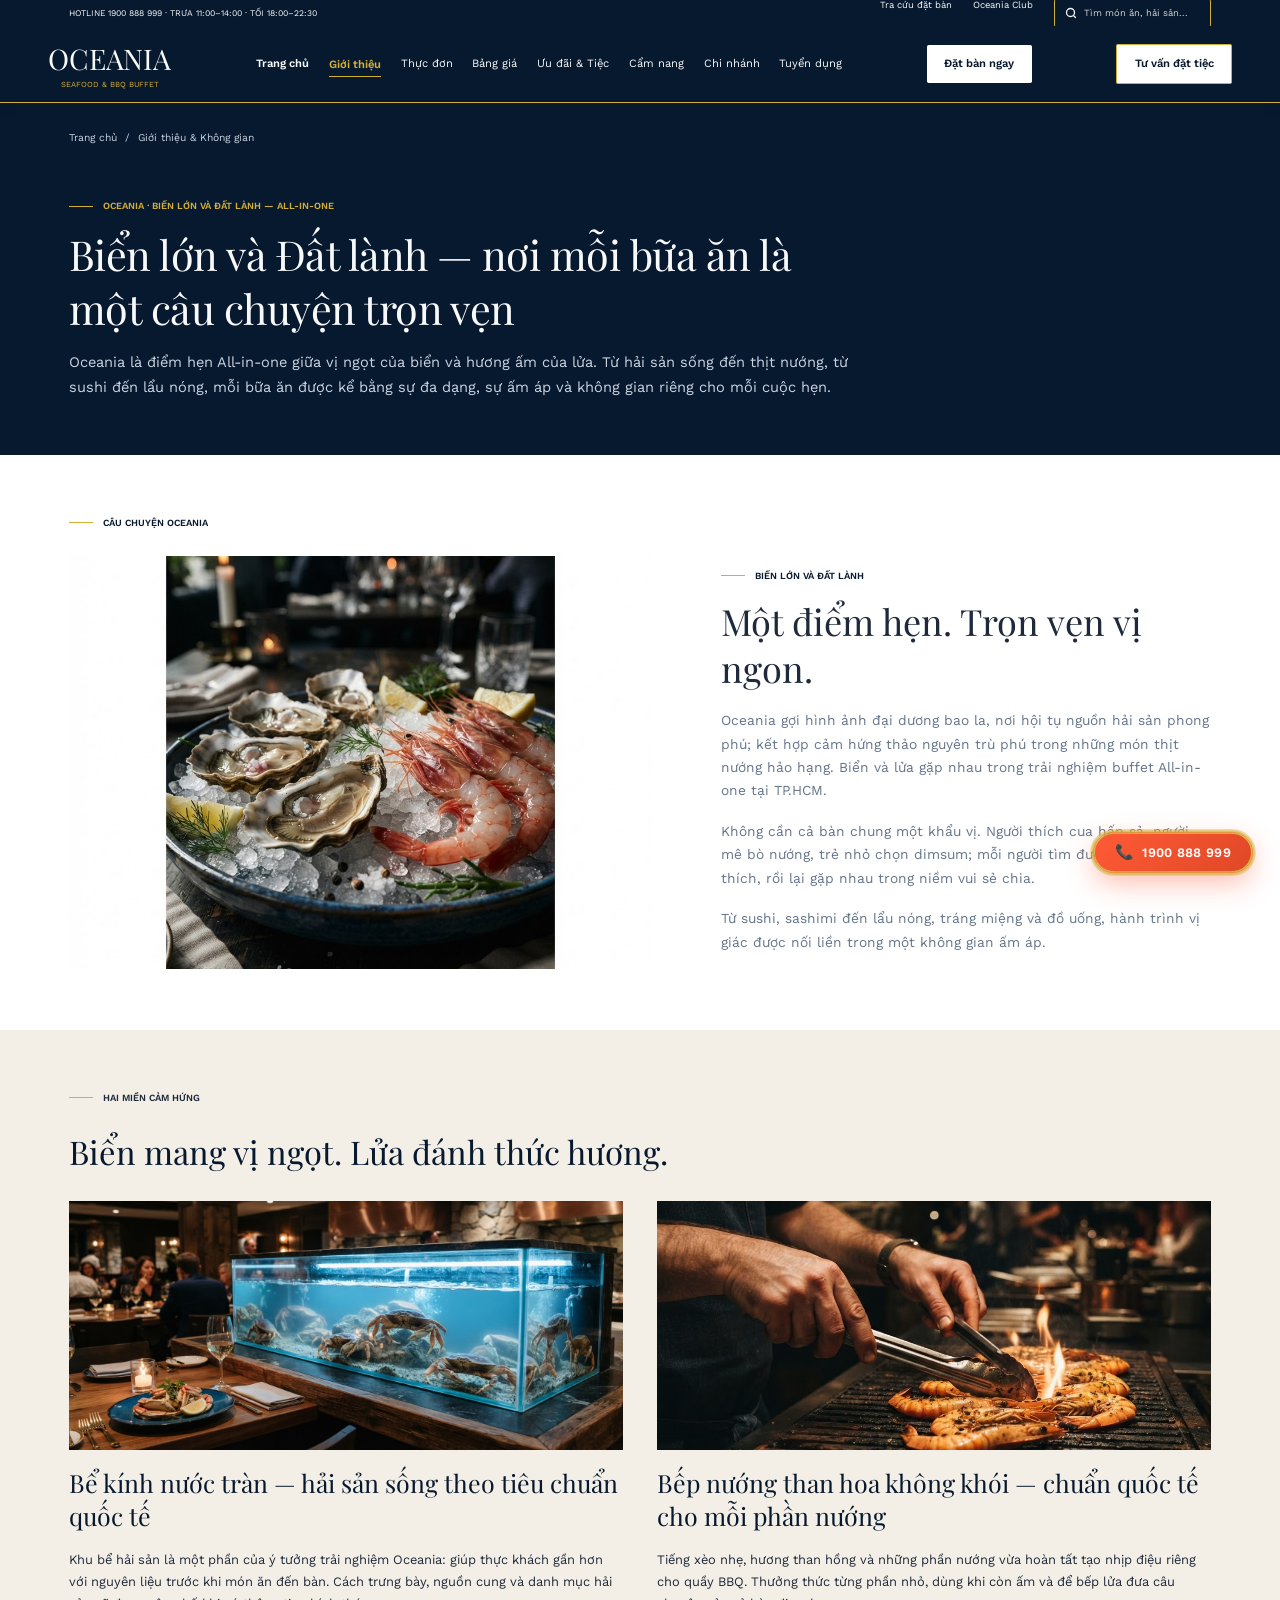
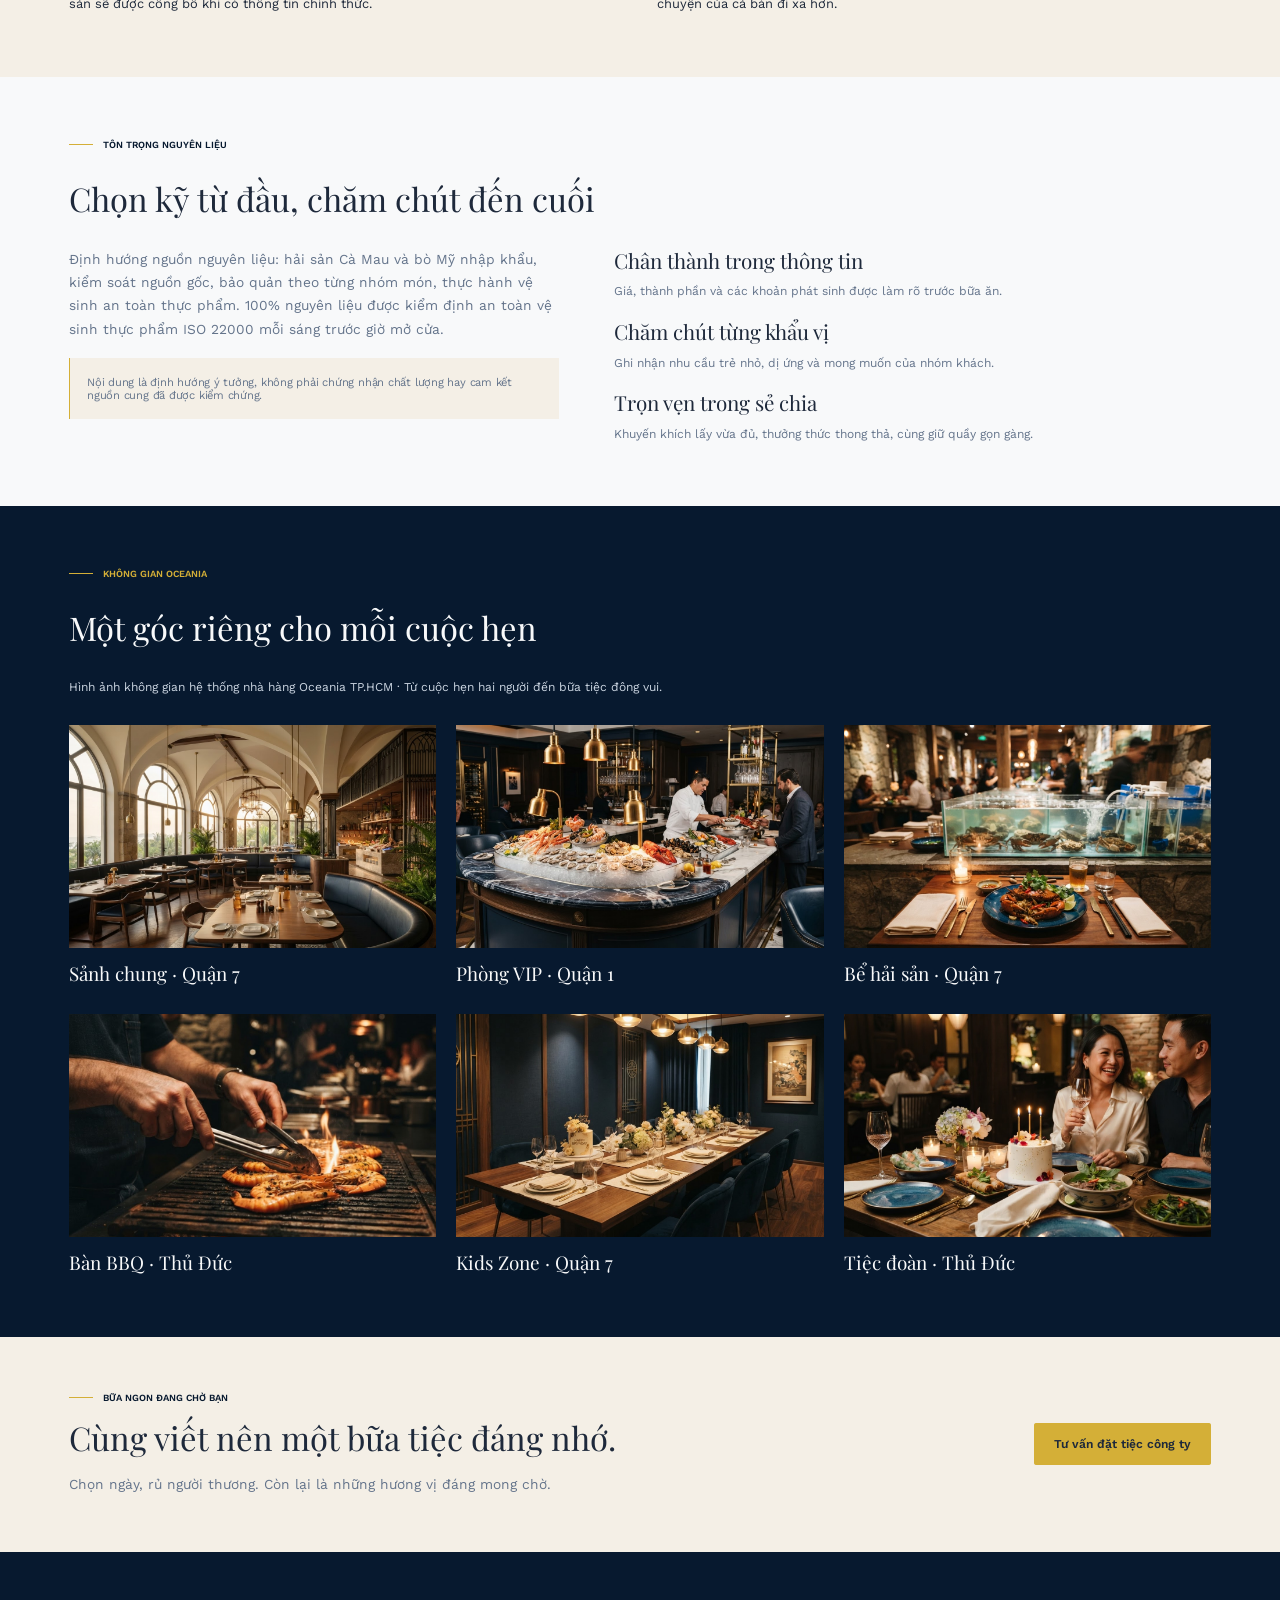
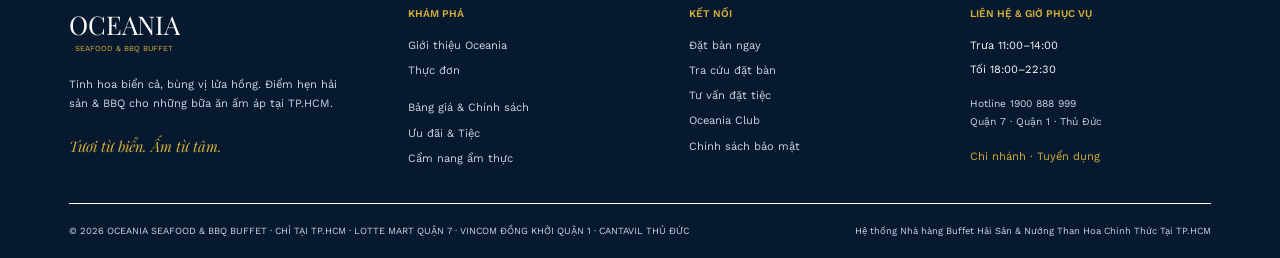
<file: about.html>
<!DOCTYPE html>
<html lang="vi">
<head>
<meta charset="UTF-8" />
<meta name="viewport" content="width=device-width, initial-scale=1.0" />
<title>Giới Thiệu & Không Gian — Oceania Seafood & BBQ Buffet</title>
<link rel="stylesheet" href="assets/css/style.css" />
</head>
<body>
<!-- Global Search Autocomplete Drawer (Figma State S11) -->
<div id="oceania-search-drawer" class="oceania-search-drawer" aria-hidden="true">
<div class="bg-[var(--surface\/card,white)] border border-[var(--brand\/champagne,#d4af37)] border-solid content-stretch flex flex-col gap-[24px] items-start overflow-clip p-[32px] relative shrink-0 w-full" data-node-id="3375:38955" data-name="Tìm kiếm mở rộng">
<div class="content-stretch flex gap-[24px] items-end overflow-clip relative shrink-0 w-full" data-node-id="3375:38956" data-name="Tìm kiếm">
<div class="bg-[var(--surface\/card,white)] border border-[var(--border\/default,#e2e8f0)] border-solid content-stretch flex flex-[1_0_0] flex-col items-start min-h-[78px] min-w-px overflow-clip p-[14px] relative rounded-[2px]" data-node-id="3375:38957" data-name="Trường thông tin">
<div class="[word-break:break-word] font-['Work_Sans:Regular'] font-normal leading-[0] relative shrink-0 text-[#182d36] text-[0px] w-full" data-node-id="3375:38958">
<p class="leading-[1.65] mb-0 text-[#667076] text-[11px]">Tìm món ăn, quầy, nguyên liệu</p>
<p class="leading-[1.65] text-[15px]">cua</p>
</div>
</div>
<div class="content-stretch flex flex-col items-start overflow-clip relative shrink-0 w-[130px]" data-node-id="3375:38959" data-name="Xóa">
<div class="bg-[var(--surface\/card,white)] border border-[var(--border\/default,#e2e8f0)] border-solid content-stretch flex items-center justify-center min-h-[48px] overflow-clip px-[18px] py-[14px] relative rounded-[2px] shrink-0 w-full" data-node-id="3375:38960" data-name="Nút hành động">
<p class="[word-break:break-word] flex-[1_0_0] font-['Work_Sans:SemiBold'] font-semibold leading-[1.4] min-w-px relative text-[14px] text-[color:var(--brand\/ocean,#07192f)] text-center" data-node-id="3375:38961">
                  Xóa
</p>
</div>
</div>
<div class="content-stretch flex flex-col items-start overflow-clip relative shrink-0 w-[130px]" data-node-id="3375:38962" data-name="Đóng">
<div class="bg-[var(--surface\/card,white)] border border-[var(--border\/default,#e2e8f0)] border-solid content-stretch flex items-center justify-center min-h-[48px] overflow-clip px-[18px] py-[14px] relative rounded-[2px] shrink-0 w-full" data-node-id="3375:38963" data-name="Nút hành động">
<a class="[word-break:break-word] block cursor-pointer flex-[1_0_0] font-['Work_Sans:SemiBold'] font-semibold leading-[0] min-w-px relative text-[14px] text-[color:var(--brand\/ocean,#07192f)] text-center" data-node-id="3375:38964">
<p class="leading-[1.4]">Đóng ×</p>
</a>
</div>
</div>
</div>
<p class="[word-break:break-word] font-['Work_Sans:SemiBold'] font-semibold leading-[1.5] relative shrink-0 text-[11px] text-[color:var(--brand\/ocean,#07192f)] w-full" data-node-id="3375:38965">
            GỢI Ý PHÙ HỢP VỚI “CUA”
</p>
<div class="content-stretch flex gap-[24px] items-start overflow-clip relative shrink-0 w-full" data-node-id="3375:38966" data-name="Gợi ý món ăn">
<div class="content-stretch flex flex-col items-start overflow-clip relative shrink-0 w-[350px]" data-node-id="3375:38967" data-name="Món phù hợp">
<div class="content-stretch flex flex-col gap-[14px] items-start overflow-clip relative shrink-0 w-full" data-node-id="3375:38968" data-name="Món ăn">
<div class="h-[230px] relative shrink-0 w-full" data-node-id="3375:38969" data-name="Ảnh chính thức">
<img alt="" class="absolute inset-0 max-w-none object-cover pointer-events-none size-full" src="assets/figma/f1d84.png" />
</div>
<div class="[word-break:break-word] font-['Work_Sans:Regular'] font-normal leading-[0] relative shrink-0 text-[#8d1934] text-[0px] w-full" data-node-id="3375:38970">
<p class="leading-[1.65] mb-0 text-[11px]">Hải sản · Hấp · Không cay</p>
<p class="font-['Playfair_Display:Regular'] leading-[1.65] mb-0 text-[#182d36] text-[25px]">Cua Cà Mau hấp sả</p>
<p class="leading-[1.65] text-[13px]">Xem chi tiết</p>
</div>
</div>
</div>
<div class="content-stretch flex flex-[1_0_0] flex-col gap-[24px] items-start min-w-px overflow-clip relative" data-node-id="3375:38971" data-name="Gợi ý chủ đề">
<p class="[word-break:break-word] font-['Playfair_Display:Regular'] font-normal leading-[1.28] relative shrink-0 text-[28px] text-[color:var(--text\/primary,#1e293b)] w-full" data-node-id="3375:38972">
                Khám phá thêm từ vị biển
</p>
<div class="content-start flex flex-wrap gap-[8px] items-start overflow-clip relative shrink-0 w-full" data-node-id="3375:38973" data-name="Bộ lọc">
<div class="bg-[var(--surface\/card,white)] border border-[var(--border\/default,#e2e8f0)] border-solid content-stretch flex items-start overflow-clip px-[15px] py-[12px] relative rounded-[100px] shrink-0" data-node-id="3375:38974" data-name="Lựa chọn">
<p class="[word-break:break-word] font-['Work_Sans:Regular'] font-normal leading-[normal] relative shrink-0 text-[13px] text-[color:var(--text\/secondary,#64748b)] whitespace-nowrap" data-node-id="3375:38975">
                    Hải sản
</p>
</div>
<div class="bg-[var(--surface\/card,white)] border border-[var(--border\/default,#e2e8f0)] border-solid content-stretch flex items-start overflow-clip px-[15px] py-[12px] relative rounded-[100px] shrink-0" data-node-id="3375:38976" data-name="Lựa chọn">
<p class="[word-break:break-word] font-['Work_Sans:Regular'] font-normal leading-[normal] relative shrink-0 text-[13px] text-[color:var(--text\/secondary,#64748b)] whitespace-nowrap" data-node-id="3375:38977">
                    Quầy hấp
</p>
</div>
<div class="bg-[var(--surface\/card,white)] border border-[var(--border\/default,#e2e8f0)] border-solid content-stretch flex items-start overflow-clip px-[15px] py-[12px] relative rounded-[100px] shrink-0" data-node-id="3375:38978" data-name="Lựa chọn">
<p class="[word-break:break-word] font-['Work_Sans:Regular'] font-normal leading-[normal] relative shrink-0 text-[13px] text-[color:var(--text\/secondary,#64748b)] whitespace-nowrap" data-node-id="3375:38979">
                    Không cay
</p>
</div>
</div>
<div class="[word-break:break-word] font-['Work_Sans:Regular'] font-normal leading-[0] relative shrink-0 text-[15px] text-[color:var(--text\/secondary,#64748b)] w-full" data-node-id="3375:38980">
<p class="leading-[1.65] mb-0">Cua Cà Mau hấp sả · Quầy Hải sản</p>
<p class="leading-[1.65]">Cẩm nang: Vị ngọt nguyên bản từ cua hấp sả</p>
</div>
<div class="bg-[var(--surface\/card,white)] border border-[var(--border\/default,#e2e8f0)] border-solid content-stretch flex items-center justify-center min-h-[48px] overflow-clip px-[18px] py-[14px] relative rounded-[2px] shrink-0 w-full" data-node-id="3375:38981" data-name="Nút hành động">
<p class="[word-break:break-word] flex-[1_0_0] font-['Work_Sans:SemiBold'] font-semibold leading-[1.4] min-w-px relative text-[14px] text-[color:var(--brand\/ocean,#07192f)] text-center" data-node-id="3375:38982">
                  Xem kết quả tìm kiếm
</p>
</div>
<div class="bg-[var(--surface\/sand,#f4efe6)] border-[var(--brand\/champagne,#d4af37)] border-l-2 border-solid content-stretch flex flex-col items-start overflow-clip p-[18px] relative shrink-0 w-full" data-node-id="3375:38983" data-name="Thông báo">
<p class="[word-break:break-word] font-['Work_Sans:Regular'] font-normal leading-[1.65] relative shrink-0 text-[13px] text-[color:var(--text\/secondary,#64748b)] w-full" data-node-id="3375:38984">
                  Thực đơn buffet trọn gói 50+ món — Chỉ chọn vé trưa/tối, không tính thêm tiền từng món trên quầy.
</p>
</div>
</div>
</div>
</div>
</div>

<!-- Global Mobile Navigation Drawer (Figma State S22) -->
<div id="oceania-mobile-drawer" class="oceania-mobile-drawer" aria-hidden="true">
<div class="oceania-mobile-drawer-backdrop"></div>
<div class="oceania-mobile-drawer-panel">
<div class="bg-[var(--brand\/ocean,#07192f)] content-stretch flex flex-col gap-[20px] items-start overflow-clip p-[24px] relative shrink-0 w-full" data-node-id="3375:39491" data-name="Menu điều hướng mở">
<div class="[word-break:break-word] content-stretch flex items-start justify-between overflow-clip relative shrink-0 w-full" data-node-id="3375:39492" data-name="Tiêu đề menu">
<p class="flex-[1_0_0] font-['Work_Sans:SemiBold'] font-semibold leading-[1.5] min-w-px relative text-[11px] text-[color:var(--brand\/champagne,#d4af37)]" data-node-id="3375:39493">
            KHÁM PHÁ OCEANIA
</p>
<p class="font-['Inter:Regular'] font-normal leading-[normal] not-italic relative shrink-0 text-[20px] text-[color:var(--surface\/pearl,#f8f9fa)] whitespace-nowrap" data-node-id="3375:39494">
            ×
</p>
</div>
<div class="bg-[var(--surface\/card,white)] border border-[var(--border\/default,#e2e8f0)] border-solid content-stretch flex flex-col items-start min-h-[78px] overflow-clip p-[14px] relative rounded-[2px] shrink-0 w-full" data-node-id="3375:39495" data-name="Trường thông tin">
<div class="w-full"><label class="block text-[11px] text-[#64748b] mb-[4px]">Tìm kiếm nhanh món ăn & cẩm nang</label><input id="oceania-mobile-search-input" type="text" class="oceania-field-input" placeholder="Tìm cua Cà Mau, bò Wagyu, lẩu..." /><div id="oceania-mobile-search-results" class="mt-[8px]"></div></div>
</div>
<div class="[word-break:break-word] content-stretch flex flex-col font-normal items-start overflow-clip relative shrink-0 w-full whitespace-nowrap" data-node-id="3375:39497" data-name="Các mục chính">
<div class="border-[var(--surface\/card,white)] border-b border-solid content-stretch flex items-center justify-between min-h-[52px] overflow-clip relative shrink-0 w-full" data-node-id="3375:39498" data-name="Mục điều hướng">
<a href="index.html" class="block cursor-pointer font-['Work_Sans:Regular'] leading-[0] relative shrink-0 text-[17px] text-[color:var(--surface\/pearl,#f8f9fa)]" data-node-id="3375:39499">
<p class="leading-[normal]">Trang chủ</p>
</a>
            
</div>
<div class="border-[var(--surface\/card,white)] border-b border-solid content-stretch flex items-center justify-between min-h-[52px] overflow-clip relative shrink-0 w-full" data-node-id="3375:39501" data-name="Mục điều hướng">
<a href="about.html" class="block cursor-pointer font-['Work_Sans:Regular'] leading-[0] relative shrink-0 text-[17px] text-[color:var(--surface\/pearl,#f8f9fa)]" data-node-id="3375:39502">
<p class="leading-[normal]">Giới thiệu</p>
</a>
            
</div>
<div class="border-[var(--surface\/card,white)] border-b border-solid content-stretch flex items-center justify-between min-h-[52px] overflow-clip relative shrink-0 w-full" data-node-id="3375:39504" data-name="Mục điều hướng">
<a href="menu.html" class="block cursor-pointer font-['Work_Sans:Regular'] leading-[0] relative shrink-0 text-[17px] text-[color:var(--surface\/pearl,#f8f9fa)]" data-node-id="3375:39505">
<p class="leading-[normal]">Thực đơn</p>
</a>
            
</div>
<div class="border-[var(--surface\/card,white)] border-b border-solid content-stretch flex items-center justify-between min-h-[52px] overflow-clip relative shrink-0 w-full" data-node-id="3375:39507" data-name="Mục điều hướng">
<a href="pricing.html" class="block cursor-pointer font-['Work_Sans:Regular'] leading-[0] relative shrink-0 text-[17px] text-[color:var(--surface\/pearl,#f8f9fa)]" data-node-id="3375:39508">
<p class="leading-[normal]">Bảng giá</p>
</a>
            
</div>
<div class="border-[var(--surface\/card,white)] border-b border-solid content-stretch flex items-center justify-between min-h-[52px] overflow-clip relative shrink-0 w-full" data-node-id="3375:39510" data-name="Mục điều hướng">
<a href="promotions.html" class="block cursor-pointer font-['Work_Sans:Regular'] leading-[0] relative shrink-0 text-[17px] text-[color:var(--surface\/pearl,#f8f9fa)]" data-node-id="3375:39511">
<p class="leading-[normal]">Ưu đãi &amp; Tiệc</p>
</a>
            
</div>
<div class="border-[var(--surface\/card,white)] border-b border-solid content-stretch flex items-center justify-between min-h-[52px] overflow-clip relative shrink-0 w-full" data-node-id="3375:39513" data-name="Mục điều hướng">
<a href="blog.html" class="block cursor-pointer font-['Work_Sans:Regular'] leading-[0] relative shrink-0 text-[17px] text-[color:var(--surface\/pearl,#f8f9fa)]" data-node-id="3375:39514">
<p class="leading-[normal]">Cẩm nang</p>
</a>
            
</div>
<div class="border-[var(--surface\/card,white)] border-b border-solid content-stretch flex items-center justify-between min-h-[52px] overflow-clip relative shrink-0 w-full" data-node-id="3375:39516" data-name="Mục điều hướng">
<a href="locations.html" class="block cursor-pointer font-['Work_Sans:Regular'] leading-[0] relative shrink-0 text-[17px] text-[color:var(--surface\/pearl,#f8f9fa)]" data-node-id="3375:39517">
<p class="leading-[normal]">Chi nhánh</p>
</a>
<a href="careers.html" class="block cursor-pointer font-['Work_Sans:Regular'] leading-[0] relative shrink-0 text-[17px] text-[color:var(--surface\/pearl,#f8f9fa)]" data-name="Tuyển dụng">
<p class="leading-[normal]">Tuyển dụng</p>
</a>
            
</div>
</div>
<div class="bg-[var(--surface\/card,white)] border border-[var(--border\/default,#e2e8f0)] border-solid content-stretch flex items-center justify-center min-h-[48px] overflow-clip px-[18px] py-[14px] relative rounded-[2px] shrink-0 w-full" data-node-id="3375:39519" data-name="Nút hành động">
<a href="booking.html" class="[word-break:break-word] block cursor-pointer flex-[1_0_0] font-['Work_Sans:SemiBold'] font-semibold leading-[0] min-w-px relative text-[14px] text-[color:var(--brand\/ocean,#07192f)] text-center" data-node-id="3375:39520">
<p class="leading-[1.4]">Đặt bàn ngay</p>
</a>
</div>
<div class="content-stretch flex gap-[16px] items-start overflow-clip relative shrink-0 w-full" data-node-id="3375:39521" data-name="Liên kết bổ sung">
<div class="bg-[var(--surface\/card,white)] border border-[var(--border\/default,#e2e8f0)] border-solid content-stretch flex flex-[1_0_0] items-center justify-center min-h-[48px] min-w-px overflow-clip px-[18px] py-[14px] relative rounded-[2px]" data-node-id="3375:39522" data-name="Nút hành động">
<a href="booking-lookup.html" class="[word-break:break-word] block cursor-pointer flex-[1_0_0] font-['Work_Sans:SemiBold'] font-semibold leading-[0] min-w-px relative text-[14px] text-[color:var(--brand\/ocean,#07192f)] text-center" data-node-id="3375:39523">
<p class="leading-[1.4]">Tra cứu đặt bàn</p>
</a>
</div>
<div class="bg-[var(--surface\/card,white)] border border-[var(--border\/default,#e2e8f0)] border-solid content-stretch flex flex-[1_0_0] items-center justify-center min-h-[48px] min-w-px overflow-clip px-[18px] py-[14px] relative rounded-[2px]" data-node-id="3375:39524" data-name="Nút hành động">
<a href="reviews.html" class="[word-break:break-word] block cursor-pointer flex-[1_0_0] font-['Work_Sans:SemiBold'] font-semibold leading-[0] min-w-px relative text-[14px] text-[color:var(--brand\/ocean,#07192f)] text-center" data-node-id="3375:39525">
<p class="leading-[1.4]">Oceania Club</p>
</a>
</div>
</div>
<p class="[word-break:break-word] font-['Work_Sans:Regular'] font-normal leading-[1.65] relative shrink-0 text-[#cbd5e1] text-[13px] w-full" data-node-id="3375:39526">
          Hotline 1900 888 999 · TP.HCM
</p>
</div>
</div>
</div>

<!-- Desktop View (1440px Figma Frame) -->
<div class="oceania-desktop-view">
<div
      class="bg-[var(--surface\/pearl,#f8f9fa)] content-stretch flex flex-col items-start relative size-full"
      data-node-id="3361:12300"
      data-name="02 — Giới thiệu & Không gian"
    >
<div class="bg-[var(--brand\/ocean,#07192f)] content-stretch flex flex-col items-start overflow-clip relative shrink-0 w-full" data-node-id="3375:384" data-name="Điều hướng">
<div class="bg-[var(--brand\/ocean,#07192f)] content-stretch flex h-[30px] items-center justify-between overflow-clip px-[80px] relative shrink-0 w-full" data-node-id="3375:385" data-name="Guest services">
<p class="[word-break:break-word] font-['Work_Sans:Regular'] font-normal leading-[normal] relative shrink-0 text-[10px] text-[color:var(--surface\/pearl,#f8f9fa)] whitespace-nowrap" data-node-id="3375:386">
            HOTLINE 1900 888 999 · TRƯA 11:00–14:00 · TỐI 18:00–22:30
</p>
<div class="content-stretch flex gap-[24px] items-start overflow-clip relative shrink-0" data-node-id="3375:387" data-name="Secondary links">
<a href="booking-lookup.html" class="[word-break:break-word] block cursor-pointer font-['Work_Sans:Regular'] font-normal leading-[0] relative shrink-0 text-[11px] text-[color:var(--surface\/pearl,#f8f9fa)] whitespace-nowrap" data-node-id="3375:388">
<p class="leading-[normal]">Tra cứu đặt bàn</p>
</a>
<a href="reviews.html" class="[word-break:break-word] block cursor-pointer font-['Work_Sans:Regular'] font-normal leading-[0] relative shrink-0 text-[11px] text-[color:var(--surface\/pearl,#f8f9fa)] whitespace-nowrap" data-node-id="3375:389">
<p class="leading-[normal]">Oceania Club</p>
</a>
<div class="bg-[var(--brand\/ocean,#07192f)] border border-[var(--brand\/champagne,#d4af37)] border-solid content-stretch flex gap-[8px] items-center overflow-clip px-[12px] py-[8px] relative rounded-[2px] shrink-0" data-node-id="3375:390" data-name="Search field">
<div class="relative shrink-0 size-[14px]" data-node-id="3375:391" data-name="search">
<img alt="" class="absolute block inset-0 max-w-none size-full" src="assets/figma/f5e0f.svg" />
</div>
<input type="text" class="oceania-header-search-input" placeholder="Tìm món ăn, hải sản..." aria-label="Tìm món ăn" />
</div>
</div>
</div>
<div class="border-[var(--brand\/champagne,#d4af37)] border-b border-solid content-stretch flex h-[90px] items-center justify-between overflow-clip px-[56px] relative shrink-0 w-full" data-node-id="3375:394" data-name="Main navigation">
<div class="[word-break:break-word] content-stretch flex flex-col font-normal gap-[4px] items-center overflow-clip relative shrink-0 whitespace-nowrap" data-node-id="3375:395" data-name="Oceania wordmark">
<a href="index.html" class="block cursor-pointer font-['Playfair_Display:Regular'] leading-[0] relative shrink-0 text-[33px] text-[color:var(--surface\/pearl,#f8f9fa)]" data-node-id="3375:396">
<p class="leading-[normal]">OCEANIA</p>
</a>
<p class="font-['Work_Sans:Regular'] leading-[normal] relative shrink-0 text-[9px] text-[color:var(--brand\/champagne,#d4af37)]" data-node-id="3375:397">SEAFOOD &amp; BBQ BUFFET</p>
</div>
<div class="content-stretch flex gap-[23px] items-center overflow-clip relative shrink-0" data-node-id="3375:398" data-name="Page links">
<div class="border-[var(--brand\/champagne,#d4af37)] border-b border-solid content-stretch flex flex-col items-start overflow-clip pb-[8px] pt-[9px] relative shrink-0" data-node-id="3375:399" data-name="Navigation item">
<a href="index.html" class="[word-break:break-word] block cursor-pointer font-['Work_Sans:SemiBold'] font-semibold leading-[0] relative shrink-0 text-[13px] text-[color:var(--surface\/pearl,#f8f9fa)] whitespace-nowrap" data-node-id="3375:400">
<p class="leading-[normal]">Trang chủ</p>
</a>
</div>
<div class="border-[var(--brand\/champagne,#d4af37)] border-b border-solid content-stretch flex flex-col items-start overflow-clip pb-[8px] pt-[9px] relative shrink-0" data-node-id="3375:401" data-name="Navigation item">
<p class="[word-break:break-word] font-['Work_Sans:Regular'] font-normal leading-[normal] relative shrink-0 text-[13px] text-[color:var(--brand\/champagne,#d4af37)] whitespace-nowrap" data-node-id="3375:402">
                Giới thiệu
</p>
</div>
<div class="border-[var(--brand\/champagne,#d4af37)] border-b border-solid content-stretch flex flex-col items-start overflow-clip pb-[8px] pt-[9px] relative shrink-0" data-node-id="3375:403" data-name="Navigation item">
<a href="menu.html" class="[word-break:break-word] block cursor-pointer font-['Work_Sans:Regular'] font-normal leading-[0] relative shrink-0 text-[13px] text-[color:var(--surface\/pearl,#f8f9fa)] whitespace-nowrap" data-node-id="3375:404">
<p class="leading-[normal]">Thực đơn</p>
</a>
</div>
<div class="border-[var(--brand\/champagne,#d4af37)] border-b border-solid content-stretch flex flex-col items-start overflow-clip pb-[8px] pt-[9px] relative shrink-0" data-node-id="3375:405" data-name="Navigation item">
<a href="pricing.html" class="[word-break:break-word] block cursor-pointer font-['Work_Sans:Regular'] font-normal leading-[0] relative shrink-0 text-[13px] text-[color:var(--surface\/pearl,#f8f9fa)] whitespace-nowrap" data-node-id="3375:406">
<p class="leading-[normal]">Bảng giá</p>
</a>
</div>
<div class="border-[var(--brand\/champagne,#d4af37)] border-b border-solid content-stretch flex flex-col items-start overflow-clip pb-[8px] pt-[9px] relative shrink-0" data-node-id="3375:407" data-name="Navigation item">
<a href="promotions.html" class="[word-break:break-word] block cursor-pointer font-['Work_Sans:Regular'] font-normal leading-[0] relative shrink-0 text-[13px] text-[color:var(--surface\/pearl,#f8f9fa)] whitespace-nowrap" data-node-id="3375:408">
<p class="leading-[normal]">Ưu đãi &amp; Tiệc</p>
</a>
</div>
<div class="border-[var(--brand\/champagne,#d4af37)] border-b border-solid content-stretch flex flex-col items-start overflow-clip pb-[8px] pt-[9px] relative shrink-0" data-node-id="3375:409" data-name="Navigation item">
<a href="blog.html" class="[word-break:break-word] block cursor-pointer font-['Work_Sans:Regular'] font-normal leading-[0] relative shrink-0 text-[13px] text-[color:var(--surface\/pearl,#f8f9fa)] whitespace-nowrap" data-node-id="3375:410">
<p class="leading-[normal]">Cẩm nang</p>
</a>
</div>
<div class="border-[var(--brand\/champagne,#d4af37)] border-b border-solid content-stretch flex flex-col items-start overflow-clip pb-[8px] pt-[9px] relative shrink-0" data-node-id="3375:411" data-name="Navigation item">
<a href="locations.html" class="[word-break:break-word] block cursor-pointer font-['Work_Sans:Regular'] font-normal leading-[0] relative shrink-0 text-[13px] text-[color:var(--surface\/pearl,#f8f9fa)] whitespace-nowrap" data-node-id="3375:412">
<p class="leading-[normal]">Chi nhánh</p>
</a>
</div>
<div class="border-[rgba(0,0,0,0)] border-b border-solid content-stretch flex flex-col items-start overflow-clip pb-[8px] pt-[9px] relative shrink-0" data-name="Tuyển dụng">
<a class="[word-break:break-word] block cursor-pointer font-['Work_Sans:Regular'] font-normal leading-[0] relative shrink-0 text-[13px] text-[color:var(--surface\/pearl,#f8f9fa)] whitespace-nowrap" href="careers.html">
<p class="leading-[normal]">Tuyển dụng</p>
</a>
</div>
</div>
<div class="bg-[var(--surface\/card,white)] content-stretch flex items-start overflow-clip px-[20px] py-[14px] relative rounded-[2px] shrink-0" data-node-id="3375:413" data-name="Booking action">
<a href="booking.html" class="[word-break:break-word] block cursor-pointer font-['Work_Sans:SemiBold'] font-semibold leading-[0] relative shrink-0 text-[13px] text-[color:var(--brand\/ocean,#07192f)] whitespace-nowrap" data-node-id="3375:414">
<p class="leading-[normal]">Đặt bàn ngay</p>
</a>
</div>
<div class="bg-[var(--surface\/card,white)] border border-[var(--brand\/champagne,#d4af37)] border-solid content-stretch flex items-start overflow-clip px-[20px] py-[14px] relative rounded-[2px] shrink-0" data-node-id="3375:415" data-name="Consultation action">
<a href="promotions.html#party-consultation-section" class="[word-break:break-word] block cursor-pointer font-['Work_Sans:SemiBold'] font-semibold leading-[0] relative shrink-0 text-[13px] text-[color:var(--brand\/ocean,#07192f)] whitespace-nowrap" data-node-id="3375:416">
<p class="leading-[normal]">Tư vấn đặt tiệc</p>
</a>
</div>
</div>
</div>
<div class="bg-[var(--brand\/ocean,#07192f)] content-stretch flex flex-col gap-[24px] items-start min-h-[380px] overflow-clip pb-[65px] pt-[32px] px-[80px] relative shrink-0 w-full" data-node-id="3361:12330" data-name="Mở đầu trang">
<div class="absolute bottom-0 left-0 top-0 w-[1440px]" data-node-id="3361:12331" data-name="Ảnh chủ đề">
<img alt="" class="absolute inset-0 max-w-none object-cover pointer-events-none size-full" src="assets/figma/6bce9.png" />
</div>
<div class="absolute bg-[var(--brand\/ocean,#07192f)] bottom-0 left-0 top-0 w-[1440px]" data-node-id="3361:12332" data-name="Nền đọc"></div>
<p class="[word-break:break-word] font-['Work_Sans:Regular'] font-normal leading-[normal] min-w-full relative shrink-0 text-[#cbd5e1] text-[12px] w-[min-content] whitespace-pre-wrap" data-node-id="3361:12333">Trang chủ  /  Giới thiệu &amp; Không gian</p>
<div class="content-stretch flex flex-col gap-[18px] items-start overflow-clip pt-[42px] relative shrink-0 w-[930px]" data-node-id="3361:12334" data-name="Lời mở">
<div class="content-stretch flex gap-[12px] items-center overflow-clip relative shrink-0" data-node-id="3361:12335" data-name="Nhãn biên tập">
<div class="bg-[var(--brand\/champagne,#d4af37)] h-px relative shrink-0 w-[28px]" data-node-id="3361:12336" data-name="Dấu nhấn"></div>
<p class="[word-break:break-word] font-['Work_Sans:SemiBold'] font-semibold leading-[normal] relative shrink-0 text-[11px] text-[color:var(--brand\/champagne,#d4af37)] uppercase whitespace-nowrap" data-node-id="3361:12337">
              Oceania · Biển lớn và Đất lành — All-in-one
</p>
</div>
<p class="[word-break:break-word] font-['Playfair_Display:Regular'] font-normal leading-[1.3] min-w-full relative shrink-0 text-[48px] text-[color:var(--surface\/pearl,#f8f9fa)] tracking-[-0.6px] w-[min-content]" data-node-id="3361:12338">
            Biển lớn và Đất lành — nơi mỗi bữa ăn là một câu chuyện trọn vẹn
</p>
<p class="[word-break:break-word] font-['Work_Sans:Regular'] font-normal leading-[1.7] min-w-full relative shrink-0 text-[#cbd5e1] text-[17px] w-[min-content]" data-node-id="3361:12339">
            Oceania là điểm hẹn All-in-one giữa vị ngọt của biển và hương ấm của lửa. Từ hải sản sống đến thịt nướng, từ sushi đến lẩu nóng, mỗi bữa ăn được kể bằng sự đa dạng, sự ấm áp và không gian riêng cho mỗi cuộc hẹn.
</p>
</div>
</div>
<div class="bg-[var(--surface\/card,white)] content-stretch flex flex-col gap-[32px] items-start overflow-clip px-[80px] py-[72px] relative shrink-0 w-full" data-node-id="3361:12340" data-name="Nội dung chuyên mục">
<div class="content-stretch flex gap-[12px] items-center overflow-clip relative shrink-0" data-node-id="3361:12341" data-name="Nhãn biên tập">
<div class="bg-[var(--brand\/champagne,#d4af37)] h-px relative shrink-0 w-[28px]" data-node-id="3361:12342" data-name="Dấu nhấn"></div>
<p class="[word-break:break-word] font-['Work_Sans:SemiBold'] font-semibold leading-[normal] relative shrink-0 text-[11px] text-[color:var(--brand\/ocean,#07192f)] uppercase whitespace-nowrap" data-node-id="3361:12343">
            Câu chuyện Oceania
</p>
</div>
<div class="content-stretch flex gap-[80px] items-center overflow-clip relative shrink-0 w-full" data-node-id="3361:12344" data-name="Câu chuyện biển và lửa">
<div class="flex-[1_0_0] h-[480px] min-w-px relative" data-node-id="3361:12353" data-name="Tiệc biển">
<img alt="" class="absolute inset-0 max-w-none object-cover pointer-events-none size-full" src="assets/figma/56835.png" />
</div>
<div class="content-stretch flex flex-col gap-[20px] items-start overflow-clip relative shrink-0 w-[570px]" data-node-id="3361:12345" data-name="Từ đại dương">
<div class="content-stretch flex gap-[12px] items-center overflow-clip relative shrink-0" data-node-id="3361:12346" data-name="Nhãn biên tập">
<div class="bg-[var(--brand\/champagne,#d4af37)] h-px relative shrink-0 w-[28px]" data-node-id="3361:12347" data-name="Dấu nhấn"></div>
<p class="[word-break:break-word] font-['Work_Sans:SemiBold'] font-semibold leading-[normal] relative shrink-0 text-[11px] text-[color:var(--brand\/ocean,#07192f)] uppercase whitespace-nowrap" data-node-id="3361:12348">
                Biển lớn và Đất lành
</p>
</div>
<p class="[word-break:break-word] font-['Playfair_Display:Regular'] font-normal leading-[1.3] min-w-full relative shrink-0 text-[42px] text-[color:var(--text\/primary,#1e293b)] w-[min-content]" data-node-id="3361:12349">
              Một điểm hẹn. Trọn vẹn vị ngon.
</p>
<p class="[word-break:break-word] font-['Work_Sans:Regular'] font-normal leading-[1.7] min-w-full relative shrink-0 text-[16px] text-[color:var(--text\/secondary,#64748b)] w-[min-content]" data-node-id="3361:12350">
              Oceania gợi hình ảnh đại dương bao la, nơi hội tụ nguồn hải sản phong phú; kết hợp cảm hứng thảo nguyên trù phú trong những món thịt nướng hảo hạng. Biển và lửa gặp nhau trong trải nghiệm buffet All-in-one tại TP.HCM.
</p>
<p class="[word-break:break-word] font-['Work_Sans:Regular'] font-normal leading-[1.7] min-w-full relative shrink-0 text-[16px] text-[color:var(--text\/secondary,#64748b)] w-[min-content]" data-node-id="3361:12351">
              Không cần cả bàn chung một khẩu vị. Người thích cua hấp sả, người mê bò nướng, trẻ nhỏ chọn dimsum; mỗi người tìm được món yêu thích, rồi lại gặp nhau trong niềm vui sẻ chia.
</p>
<p class="[word-break:break-word] font-['Work_Sans:Regular'] font-normal leading-[1.7] min-w-full relative shrink-0 text-[16px] text-[color:var(--text\/secondary,#64748b)] w-[min-content]" data-node-id="3361:12352">
              Từ sushi, sashimi đến lẩu nóng, tráng miệng và đồ uống, hành trình vị giác được nối liền trong một không gian ấm áp.
</p>
</div>
</div>
</div>
<div class="bg-[var(--surface\/sand,#f4efe6)] content-stretch flex flex-col gap-[32px] items-start overflow-clip px-[80px] py-[72px] relative shrink-0 w-full" data-node-id="3361:12354" data-name="Nội dung chuyên mục">
<div class="content-stretch flex gap-[12px] items-center overflow-clip relative shrink-0" data-node-id="3361:12355" data-name="Nhãn biên tập">
<div class="bg-[var(--brand\/champagne,#d4af37)] h-px relative shrink-0 w-[28px]" data-node-id="3361:12356" data-name="Dấu nhấn"></div>
<p class="[word-break:break-word] font-['Work_Sans:SemiBold'] font-semibold leading-[normal] relative shrink-0 text-[11px] text-[color:var(--text\/primary,#1e293b)] uppercase whitespace-nowrap" data-node-id="3361:12357">
            Hai miền cảm hứng
</p>
</div>
<p class="[word-break:break-word] font-['Playfair_Display:Regular'] font-normal leading-[1.3] min-w-full relative shrink-0 text-[38px] text-[color:var(--brand\/ocean,#07192f)] w-[min-content]" data-node-id="3361:12358">
          Biển mang vị ngọt. Lửa đánh thức hương.
</p>
<div class="content-stretch flex gap-[40px] items-start overflow-clip relative shrink-0 w-full" data-node-id="3361:12359" data-name="Trải nghiệm tại quầy">
<div class="content-stretch flex flex-[1_0_0] flex-col gap-[20px] items-start min-w-px overflow-clip relative" data-node-id="3361:12360" data-name="Điểm trải nghiệm">
<div class="h-[290px] relative shrink-0 w-full" data-node-id="3361:12361" data-name="Ảnh trải nghiệm">
<img alt="" class="absolute inset-0 max-w-none object-cover pointer-events-none size-full" src="assets/figma/349d8.png" />
</div>
<p class="[word-break:break-word] font-['Playfair_Display:Regular'] font-normal leading-[1.3] relative shrink-0 text-[29px] text-[color:var(--brand\/ocean,#07192f)] w-full" data-node-id="3361:12362">
              Bể kính nước tràn — hải sản sống theo tiêu chuẩn quốc tế
</p>
<p class="[word-break:break-word] font-['Work_Sans:Regular'] font-normal leading-[1.7] relative shrink-0 text-[15px] text-[color:var(--text\/primary,#1e293b)] w-full" data-node-id="3361:12363">
              Khu bể hải sản là một phần của ý tưởng trải nghiệm Oceania: giúp thực khách gần hơn với nguyên liệu trước khi món ăn đến bàn. Cách trưng bày, nguồn cung và danh mục hải sản sẽ được công bố khi có thông tin chính thức.
</p>
</div>
<div class="content-stretch flex flex-[1_0_0] flex-col gap-[20px] items-start min-w-px overflow-clip relative" data-node-id="3361:12364" data-name="Điểm trải nghiệm">
<div class="h-[290px] relative shrink-0 w-full" data-node-id="3361:12365" data-name="Ảnh trải nghiệm">
<img alt="" class="absolute inset-0 max-w-none object-cover pointer-events-none size-full" src="assets/figma/124ba.png" />
</div>
<p class="[word-break:break-word] font-['Playfair_Display:Regular'] font-normal leading-[1.3] relative shrink-0 text-[29px] text-[color:var(--brand\/ocean,#07192f)] w-full" data-node-id="3361:12366">
              Bếp nướng than hoa không khói — chuẩn quốc tế cho mỗi phần nướng
</p>
<p class="[word-break:break-word] font-['Work_Sans:Regular'] font-normal leading-[1.7] relative shrink-0 text-[15px] text-[color:var(--text\/primary,#1e293b)] w-full" data-node-id="3361:12367">
              Tiếng xèo nhẹ, hương than hồng và những phần nướng vừa hoàn tất tạo nhịp điệu riêng cho quầy BBQ. Thưởng thức từng phần nhỏ, dùng khi còn ấm và để bếp lửa đưa câu chuyện của cả bàn đi xa hơn.
</p>
</div>
</div>
</div>
<div class="bg-[var(--surface\/pearl,#f8f9fa)] content-stretch flex flex-col gap-[32px] items-start overflow-clip px-[80px] py-[72px] relative shrink-0 w-full" data-node-id="3361:12368" data-name="Nội dung chuyên mục">
<div class="content-stretch flex gap-[12px] items-center overflow-clip relative shrink-0" data-node-id="3361:12369" data-name="Nhãn biên tập">
<div class="bg-[var(--brand\/champagne,#d4af37)] h-px relative shrink-0 w-[28px]" data-node-id="3361:12370" data-name="Dấu nhấn"></div>
<p class="[word-break:break-word] font-['Work_Sans:SemiBold'] font-semibold leading-[normal] relative shrink-0 text-[11px] text-[color:var(--brand\/ocean,#07192f)] uppercase whitespace-nowrap" data-node-id="3361:12371">
            Tôn trọng nguyên liệu
</p>
</div>
<p class="[word-break:break-word] font-['Playfair_Display:Regular'] font-normal leading-[1.3] min-w-full relative shrink-0 text-[38px] text-[color:var(--text\/primary,#1e293b)] w-[min-content]" data-node-id="3361:12372">
          Chọn kỹ từ đầu, chăm chút đến cuối
</p>
<div class="content-stretch flex gap-[64px] items-start overflow-clip relative shrink-0 w-full" data-node-id="3361:12373" data-name="Nguồn nguyên liệu và cam kết">
<div class="content-stretch flex flex-col gap-[20px] items-start overflow-clip relative shrink-0 w-[570px]" data-node-id="3361:12374" data-name="Định hướng nguồn cung">
<p class="[word-break:break-word] font-['Work_Sans:Regular'] font-normal leading-[1.7] relative shrink-0 text-[16px] text-[color:var(--text\/secondary,#64748b)] w-full" data-node-id="3361:12375">
              Định hướng nguồn nguyên liệu: hải sản Cà Mau và bò Mỹ nhập khẩu, kiểm soát nguồn gốc, bảo quản theo từng nhóm món, thực hành vệ sinh an toàn thực phẩm. 100% nguyên liệu được kiểm định an toàn vệ sinh thực phẩm ISO 22000 mỗi sáng trước giờ mở cửa.
</p>
<div class="bg-[var(--surface\/sand,#f4efe6)] border-[var(--brand\/champagne,#d4af37)] border-l-2 border-solid content-stretch flex flex-col items-start overflow-clip p-[20px] relative shrink-0 w-full" data-node-id="3361:12376" data-name="Lưu ý">
<p class="[word-break:break-word] font-['Work_Sans:Regular'] font-normal leading-[normal] relative shrink-0 text-[13px] text-[color:var(--text\/secondary,#64748b)] tracking-[-0.26px] w-full" data-node-id="3361:12377">
                Nội dung là định hướng ý tưởng, không phải chứng nhận chất lượng hay cam kết nguồn cung đã được kiểm chứng.
</p>
</div>
</div>
<div class="[word-break:break-word] content-stretch flex flex-[1_0_0] flex-col font-normal gap-[20px] items-start min-w-px overflow-clip relative" data-node-id="3361:12378" data-name="Điều chúng tôi hướng tới">
<div class="content-stretch flex flex-col gap-[8px] items-start overflow-clip relative shrink-0 w-full" data-node-id="3361:12379" data-name="Cam kết đề xuất">
<p class="font-['Playfair_Display:Regular'] leading-[1.3] relative shrink-0 text-[24px] text-[color:var(--text\/primary,#1e293b)] w-full" data-node-id="3361:12380">
                Chân thành trong thông tin
</p>
<p class="font-['Work_Sans:Regular'] leading-[1.7] relative shrink-0 text-[14px] text-[color:var(--text\/secondary,#64748b)] w-full" data-node-id="3361:12381">
                Giá, thành phần và các khoản phát sinh được làm rõ trước bữa ăn.
</p>
</div>
<div class="content-stretch flex flex-col gap-[8px] items-start overflow-clip relative shrink-0 w-full" data-node-id="3361:12382" data-name="Cam kết đề xuất">
<p class="font-['Playfair_Display:Regular'] leading-[1.3] relative shrink-0 text-[24px] text-[color:var(--text\/primary,#1e293b)] w-full" data-node-id="3361:12383">
                Chăm chút từng khẩu vị
</p>
<p class="font-['Work_Sans:Regular'] leading-[1.7] relative shrink-0 text-[14px] text-[color:var(--text\/secondary,#64748b)] w-full" data-node-id="3361:12384">
                Ghi nhận nhu cầu trẻ nhỏ, dị ứng và mong muốn của nhóm khách.
</p>
</div>
<div class="content-stretch flex flex-col gap-[8px] items-start overflow-clip relative shrink-0 w-full" data-node-id="3361:12385" data-name="Cam kết đề xuất">
<p class="font-['Playfair_Display:Regular'] leading-[1.3] relative shrink-0 text-[24px] text-[color:var(--text\/primary,#1e293b)] w-full" data-node-id="3361:12386">
                Trọn vẹn trong sẻ chia
</p>
<p class="font-['Work_Sans:Regular'] leading-[1.7] relative shrink-0 text-[14px] text-[color:var(--text\/secondary,#64748b)] w-full" data-node-id="3361:12387">
                Khuyến khích lấy vừa đủ, thưởng thức thong thả, cùng giữ quầy gọn gàng.
</p>
</div>
</div>
</div>
</div>
<div class="bg-[var(--brand\/ocean,#07192f)] content-stretch flex flex-col gap-[32px] items-start overflow-clip px-[80px] py-[72px] relative shrink-0 w-full" data-node-id="3361:12388" data-name="Nội dung chuyên mục">
<div class="content-stretch flex gap-[12px] items-center overflow-clip relative shrink-0" data-node-id="3361:12389" data-name="Nhãn biên tập">
<div class="bg-[var(--brand\/champagne,#d4af37)] h-px relative shrink-0 w-[28px]" data-node-id="3361:12390" data-name="Dấu nhấn"></div>
<p class="[word-break:break-word] font-['Work_Sans:SemiBold'] font-semibold leading-[normal] relative shrink-0 text-[11px] text-[color:var(--brand\/champagne,#d4af37)] uppercase whitespace-nowrap" data-node-id="3361:12391">
            Không gian Oceania
</p>
</div>
<p class="[word-break:break-word] font-['Playfair_Display:Regular'] font-normal leading-[1.3] min-w-full relative shrink-0 text-[38px] text-[color:var(--surface\/pearl,#f8f9fa)] w-[min-content]" data-node-id="3361:12392">
          Một góc riêng cho mỗi cuộc hẹn
</p>
<p class="[word-break:break-word] font-['Work_Sans:Regular'] font-normal leading-[1.7] min-w-full relative shrink-0 text-[#cbd5e1] text-[14px] w-[min-content]" data-node-id="3361:12393">
          Hình ảnh không gian hệ thống nhà hàng Oceania TP.HCM · Từ cuộc hẹn hai người đến bữa tiệc đông vui.
</p>
<div class="content-stretch flex gap-[24px] items-start overflow-clip relative shrink-0 w-full" data-node-id="3361:12394" data-name="Bộ ảnh không gian">
<div class="content-stretch flex flex-[1_0_0] flex-col gap-[15px] items-start min-w-px overflow-clip relative" data-node-id="3361:12395" data-name="Góc không gian">
<div class="h-[260px] relative shrink-0 w-full" data-node-id="3361:12396" data-name="Ảnh không gian">
<img alt="" class="absolute inset-0 max-w-none object-cover pointer-events-none size-full" src="assets/figma/6bce9.png" />
</div>
<p class="[word-break:break-word] font-['Playfair_Display:Regular'] font-normal leading-[normal] relative shrink-0 text-[22px] text-[color:var(--surface\/pearl,#f8f9fa)] whitespace-nowrap" data-node-id="3361:12397">
              Sảnh chung · Quận 7
</p>
</div>
<div class="content-stretch flex flex-[1_0_0] flex-col gap-[15px] items-start min-w-px overflow-clip relative" data-node-id="3361:12398" data-name="Góc không gian">
<div class="h-[260px] relative shrink-0 w-full" data-node-id="3361:12399" data-name="Ảnh không gian">
<img alt="" class="absolute inset-0 max-w-none object-cover pointer-events-none size-full" src="assets/figma/cf4b1.png" />
</div>
<p class="[word-break:break-word] font-['Playfair_Display:Regular'] font-normal leading-[normal] relative shrink-0 text-[22px] text-[color:var(--surface\/pearl,#f8f9fa)] whitespace-nowrap" data-node-id="3361:12400">
              Phòng VIP · Quận 1
</p>
</div>
<div class="content-stretch flex flex-[1_0_0] flex-col gap-[15px] items-start min-w-px overflow-clip relative" data-node-id="3361:12401" data-name="Góc không gian">
<div class="h-[260px] relative shrink-0 w-full" data-node-id="3361:12402" data-name="Ảnh không gian">
<img alt="" class="absolute inset-0 max-w-none object-cover pointer-events-none size-full" src="assets/figma/ce729.png" />
</div>
<p class="[word-break:break-word] font-['Playfair_Display:Regular'] font-normal leading-[normal] relative shrink-0 text-[22px] text-[color:var(--surface\/pearl,#f8f9fa)] whitespace-nowrap" data-node-id="3361:12403">
              Bể hải sản · Quận 7
</p>
</div>
</div>
<div class="content-stretch flex gap-[24px] items-start overflow-clip relative shrink-0 w-full" data-node-id="3361:12404" data-name="Bộ ảnh không gian">
<div class="content-stretch flex flex-[1_0_0] flex-col gap-[15px] items-start min-w-px overflow-clip relative" data-node-id="3361:12405" data-name="Góc không gian">
<div class="h-[260px] relative shrink-0 w-full" data-node-id="3361:12406" data-name="Ảnh không gian">
<img alt="" class="absolute inset-0 max-w-none object-cover pointer-events-none size-full" src="assets/figma/124ba.png" />
</div>
<p class="[word-break:break-word] font-['Playfair_Display:Regular'] font-normal leading-[normal] relative shrink-0 text-[22px] text-[color:var(--surface\/pearl,#f8f9fa)] whitespace-nowrap" data-node-id="3361:12407">
              Bàn BBQ · Thủ Đức
</p>
</div>
<div class="content-stretch flex flex-[1_0_0] flex-col gap-[15px] items-start min-w-px overflow-clip relative" data-node-id="3361:12408" data-name="Góc không gian">
<div class="h-[260px] relative shrink-0 w-full" data-node-id="3361:12409" data-name="Ảnh không gian">
<img alt="" class="absolute inset-0 max-w-none object-cover pointer-events-none size-full" src="assets/figma/9894a.png" />
</div>
<p class="[word-break:break-word] font-['Playfair_Display:Regular'] font-normal leading-[normal] relative shrink-0 text-[22px] text-[color:var(--surface\/pearl,#f8f9fa)] whitespace-nowrap" data-node-id="3361:12410">
              Kids Zone · Quận 7
</p>
</div>
<div class="content-stretch flex flex-[1_0_0] flex-col gap-[15px] items-start min-w-px overflow-clip relative" data-node-id="3361:12411" data-name="Góc không gian">
<div class="h-[260px] relative shrink-0 w-full" data-node-id="3361:12412" data-name="Ảnh không gian">
<img alt="" class="absolute inset-0 max-w-none object-cover pointer-events-none size-full" src="assets/figma/7c783.png" />
</div>
<p class="[word-break:break-word] font-['Playfair_Display:Regular'] font-normal leading-[normal] relative shrink-0 text-[22px] text-[color:var(--surface\/pearl,#f8f9fa)] whitespace-nowrap" data-node-id="3361:12413">
              Tiệc đoàn · Thủ Đức
</p>
</div>
</div>
</div>
<div class="bg-[var(--surface\/sand,#f4efe6)] content-stretch flex items-center justify-between overflow-clip px-[80px] py-[64px] relative shrink-0 w-full" data-node-id="3361:12414" data-name="Lời mời đặt bàn">
<div class="content-stretch flex flex-col gap-[16px] items-start overflow-clip relative shrink-0 w-[870px]" data-node-id="3361:12415" data-name="Lời mời">
<div class="content-stretch flex gap-[12px] items-center overflow-clip relative shrink-0" data-node-id="3361:12416" data-name="Nhãn biên tập">
<div class="bg-[var(--brand\/champagne,#d4af37)] h-px relative shrink-0 w-[28px]" data-node-id="3361:12417" data-name="Dấu nhấn"></div>
<p class="[word-break:break-word] font-['Work_Sans:SemiBold'] font-semibold leading-[normal] relative shrink-0 text-[11px] text-[color:var(--brand\/ocean,#07192f)] uppercase whitespace-nowrap" data-node-id="3361:12418">
              Bữa ngon đang chờ bạn
</p>
</div>
<p class="[word-break:break-word] font-['Playfair_Display:Regular'] font-normal leading-[1.3] min-w-full relative shrink-0 text-[38px] text-[color:var(--text\/primary,#1e293b)] w-[min-content]" data-node-id="3361:12419">
            Cùng viết nên một bữa tiệc đáng nhớ.
</p>
<p class="[word-break:break-word] font-['Work_Sans:Regular'] font-normal leading-[1.7] min-w-full relative shrink-0 text-[16px] text-[color:var(--text\/secondary,#64748b)] w-[min-content]" data-node-id="3361:12420">
            Chọn ngày, rủ người thương. Còn lại là những hương vị đáng mong chờ.
</p>
</div>
<div class="[word-break:break-word] bg-[var(--brand\/champagne,#d4af37)] border border-[var(--brand\/champagne,#d4af37)] border-solid content-stretch flex gap-[16px] items-center overflow-clip px-[22px] py-[15px] relative rounded-[2px] shrink-0 text-[color:var(--text\/primary,#1e293b)] whitespace-nowrap" data-node-id="3361:12421" data-name="Nút hành động">
<a href="promotions.html#party-consultation-section" class="block cursor-pointer font-['Work_Sans:SemiBold'] font-semibold leading-[0] relative shrink-0 text-[14px]" data-node-id="3361:12422">
<p class="leading-[normal]">Tư vấn đặt tiệc công ty</p>
</a>
          
</div>
</div>
<div class="bg-[var(--brand\/ocean,#07192f)] content-stretch flex flex-col gap-[45px] items-start overflow-clip pb-[26px] pt-[64px] px-[80px] relative shrink-0 w-full" data-node-id="3375:417" data-name="Chân trang">
<div class="[word-break:break-word] content-stretch flex gap-[64px] items-start overflow-clip relative shrink-0 w-full" data-node-id="3375:418" data-name="Footer columns">
<div class="content-stretch flex flex-col font-normal gap-[27px] items-start overflow-clip relative shrink-0 w-[330px]" data-node-id="3375:419" data-name="Brand statement">
<div class="content-stretch flex flex-col gap-[4px] items-center overflow-clip relative shrink-0 whitespace-nowrap" data-node-id="3375:420" data-name="Oceania wordmark">
<a href="index.html" class="block cursor-pointer font-['Playfair_Display:Regular'] leading-[0] relative shrink-0 text-[30px] text-[color:var(--surface\/pearl,#f8f9fa)]" data-node-id="3375:421">
<p class="leading-[normal]">OCEANIA</p>
</a>
<p class="font-['Work_Sans:Regular'] leading-[normal] relative shrink-0 text-[9px] text-[color:var(--brand\/champagne,#d4af37)]" data-node-id="3375:422">SEAFOOD &amp; BBQ BUFFET</p>
</div>
<p class="font-['Work_Sans:Regular'] leading-[1.65] min-w-full relative shrink-0 text-[#cbd5e1] text-[13px] w-[min-content]" data-node-id="3375:423">Tinh hoa biển cả, bùng vị lửa hồng. Điểm hẹn hải sản &amp; BBQ cho những bữa ăn ấm áp tại TP.HCM.</p>
<p class="font-['Playfair_Display:Italic'] italic leading-[normal] relative shrink-0 text-[17px] text-[color:var(--brand\/champagne,#d4af37)] w-[178px]" data-node-id="3375:424">
              Tươi từ biển. Ấm từ tâm.
</p>
</div>
<div class="content-stretch flex flex-[1_0_0] flex-col gap-[23px] items-start min-w-px overflow-clip relative whitespace-nowrap" data-node-id="3375:425" data-name="Footer links">
<p class="font-['Work_Sans:SemiBold'] font-semibold leading-[normal] relative shrink-0 text-[12px] text-[color:var(--brand\/champagne,#d4af37)]" data-node-id="3375:426">
              KHÁM PHÁ
</p>
<div class="content-stretch flex flex-col font-['Work_Sans:Regular'] font-normal gap-[14px] items-start overflow-clip relative shrink-0 text-[#cbd5e1] text-[13px]" data-node-id="3375:427" data-name="Links">
<p class="leading-[normal] relative shrink-0" data-node-id="3375:428">
                Giới thiệu Oceania
</p>
<a href="menu.html" class="block cursor-pointer leading-[0] relative shrink-0" data-node-id="3375:429">
<p class="leading-[normal]">Thực đơn</p>
</a>
<a href="pricing.html" class="block cursor-pointer leading-[0] relative shrink-0" data-node-id="3375:430">
<p class="leading-[normal]"><a href="pricing.html" class="hover:text-[#d4af37]">Bảng giá &amp; Chính sách</a></p>
</a>
<a href="promotions.html" class="block cursor-pointer leading-[0] relative shrink-0" data-node-id="3375:431">
<p class="leading-[normal]">Ưu đãi &amp; Tiệc</p>
</a>
<a href="blog.html" class="block cursor-pointer leading-[0] relative shrink-0" data-node-id="3375:432">
<p class="leading-[normal]">Cẩm nang ẩm thực</p>
</a>
</div>
</div>
<div class="content-stretch flex flex-[1_0_0] flex-col gap-[23px] items-start min-w-px overflow-clip relative whitespace-nowrap" data-node-id="3375:433" data-name="Footer links">
<p class="font-['Work_Sans:SemiBold'] font-semibold leading-[normal] relative shrink-0 text-[12px] text-[color:var(--brand\/champagne,#d4af37)]" data-node-id="3375:434">
              KẾT NỐI
</p>
<div class="content-stretch flex flex-col font-['Work_Sans:Regular'] font-normal gap-[14px] items-start overflow-clip relative shrink-0 text-[#cbd5e1] text-[13px]" data-node-id="3375:435" data-name="Links">
<a href="booking.html" class="block cursor-pointer leading-[0] relative shrink-0" data-node-id="3375:436">
<p class="leading-[normal]">Đặt bàn ngay</p>
</a>
<a href="booking-lookup.html" class="block cursor-pointer leading-[0] relative shrink-0" data-node-id="3375:437">
<p class="leading-[normal]">Tra cứu đặt bàn</p>
</a>
<a href="promotions.html#party-consultation-section" class="block cursor-pointer leading-[0] relative shrink-0" data-node-id="3375:438">
<p class="leading-[normal]">Tư vấn đặt tiệc</p>
</a>
<a href="reviews.html" class="block cursor-pointer leading-[0] relative shrink-0" data-node-id="3375:439">
<p class="leading-[normal]">Oceania Club</p>
</a>
<p class="leading-[normal] relative shrink-0" data-node-id="3375:440">
                Chính sách bảo mật
</p>
</div>
</div>
<div class="content-stretch flex flex-col gap-[23px] items-start overflow-clip relative shrink-0 w-[280px]" data-node-id="3375:441" data-name="Contact and hours">
<p class="font-['Work_Sans:SemiBold'] font-semibold leading-[normal] relative shrink-0 text-[12px] text-[color:var(--brand\/champagne,#d4af37)] whitespace-nowrap" data-node-id="3375:442">LIÊN HỆ &amp; GIỜ PHỤC VỤ</p>
<div class="content-stretch flex flex-col font-['Work_Sans:Regular'] font-normal gap-[12px] items-start leading-[normal] overflow-clip relative shrink-0 text-[13px] text-[color:var(--surface\/pearl,#f8f9fa)] whitespace-nowrap" data-node-id="3375:443" data-name="Serving times">
<p class="relative shrink-0" data-node-id="3375:444">
                Trưa 11:00–14:00
</p>
<p class="relative shrink-0" data-node-id="3375:445">
                Tối 18:00–22:30
</p>
</div>
<div class="font-['Work_Sans:Regular'] font-normal leading-[0] min-w-full relative shrink-0 text-[#cbd5e1] text-[12px] w-[min-content]" data-node-id="3375:446">
<p class="leading-[1.7] mb-0">Hotline 1900 888 999</p>
<p class="leading-[1.7]">Quận 7 · Quận 1 · Thủ Đức</p>
</div>
<a href="careers.html" class="block cursor-pointer font-['Work_Sans:Regular'] font-normal leading-[0] relative shrink-0 text-[13px] text-[color:var(--brand\/champagne,#d4af37)] whitespace-nowrap" data-node-id="3375:447">
<p class="leading-[normal]">Chi nhánh · Tuyển dụng</p>
</a>
</div>
</div>
<div class="[word-break:break-word] border-[var(--surface\/card,white)] border-solid border-t content-stretch flex font-['Work_Sans:Regular'] font-normal items-start justify-between leading-[normal] overflow-clip pt-[24px] relative shrink-0 text-[#cbd5e1] text-[11px] w-full whitespace-nowrap" data-node-id="3375:448" data-name="Project disclosure">
<p class="relative shrink-0" data-node-id="3375:449">© 2026 OCEANIA SEAFOOD &amp; BBQ BUFFET · CHỈ TẠI TP.HCM · LOTTE MART QUẬN 7 · VINCOM ĐỒNG KHỞI QUẬN 1 · CANTAVIL THỦ ĐỨC</p>
<p class="relative shrink-0" data-node-id="3375:450">
            Hệ thống Nhà hàng Buffet Hải Sản & Nướng Than Hoa Chính Thức Tại TP.HCM
</p>
</div>
        
</div>
</div>
</div>

<!-- Tablet View (768px Figma Frame T01–T12) -->
<div class="oceania-tablet-view">
<div class="bg-[var(--surface\/pearl,#f8f9fa)] content-stretch flex flex-col items-start relative size-full" data-node-id="3504:2294" data-name="T02 — Tablet · Giới thiệu & Không gian">
<div class="bg-[var(--brand\/ocean,#07192f)] content-stretch flex flex-col items-start overflow-clip relative shrink-0 w-full" data-node-id="3504:2295" data-name="Điều hướng">
<div class="bg-[var(--brand\/ocean,#07192f)] content-stretch flex h-[28px] items-center justify-between overflow-clip px-[24px] relative shrink-0 w-full" data-node-id="3504:2296" data-name="Thông tin khu vực">
<p class="[word-break:break-word] font-['Work_Sans:Regular'] font-normal leading-[normal] relative shrink-0 text-[10px] text-[color:var(--surface\/pearl,#f8f9fa)] whitespace-nowrap" data-node-id="3504:2297">
            TP.HCM · HOTLINE 1900 888 999
</p>
</div>
<div class="content-stretch flex gap-[12px] items-center min-h-[82px] overflow-clip px-[20px] py-[14px] relative shrink-0 w-full" data-node-id="3504:2298" data-name="Thanh điều hướng">
<div class="[word-break:break-word] font-['Playfair_Display:Regular'] font-normal leading-[0] relative shrink-0 text-[#f8f5ee] text-[0px] whitespace-nowrap" data-node-id="3504:2299">
<p class="leading-[normal] mb-0 text-[27px]">OCEANIA</p>
<p class="font-['Work_Sans:Regular'] leading-[normal] text-[#c4a36b] text-[8px]">SEAFOOD &amp; BBQ BUFFET</p>
</div>
<div class="content-stretch flex flex-[1_0_0] gap-[16px] items-start justify-end min-w-px overflow-clip relative" data-node-id="3504:2300" data-name="Điều khiển">
<div class="relative shrink-0 size-[22px]" data-node-id="3504:2301" data-name="search">
<img alt="" class="absolute block inset-0 max-w-none size-full" src="assets/figma/927c6.svg" />
</div>
<a class="block cursor-pointer relative shrink-0 size-[22px]" data-node-id="3504:2303" data-name="menu">
<img alt="" class="absolute block inset-0 max-w-none size-full" src="assets/figma/d24e2.svg" />
</a>
</div>
</div>
<div class="[word-break:break-word] border-[var(--brand\/champagne,#d4af37)] border-solid border-t content-stretch cursor-pointer flex h-[44px] items-center justify-between leading-[0] overflow-clip px-[24px] relative shrink-0 text-[color:var(--surface\/pearl,#f8f9fa)] w-full whitespace-nowrap" data-node-id="3504:2305" data-name="Truy cập đặt bàn">
<a href="booking-lookup.html" class="block font-['Work_Sans:Regular'] font-normal relative shrink-0 text-[12px]" data-node-id="3504:2306">
<p class="leading-[normal]">Tra cứu đặt bàn</p>
</a>
<a href="booking.html" class="block font-['Work_Sans:SemiBold'] font-semibold relative shrink-0 text-[13px]" data-node-id="3504:2307">
<p class="leading-[normal]">Đặt bàn ngay</p>
</a>
</div>
</div>
<div class="bg-[var(--brand\/ocean,#07192f)] content-stretch flex flex-col gap-[22px] items-start overflow-clip px-[24px] py-[36px] relative shrink-0 w-full" data-node-id="3504:2308" data-name="Mở đầu trang">
<div class="absolute bottom-0 left-0 top-0 w-[768px]" data-node-id="3504:2309" data-name="Ảnh chủ đề">
<img alt="" class="absolute inset-0 max-w-none object-cover pointer-events-none size-full" src="assets/figma/6bce9.png" />
</div>
<div class="absolute bg-[var(--brand\/ocean,#07192f)] bottom-0 left-0 top-0 w-[768px]" data-node-id="3504:2310" data-name="Nền đọc"></div>
<p class="[word-break:break-word] font-['Work_Sans:SemiBold'] font-semibold leading-[1.5] min-w-full relative shrink-0 text-[11px] text-[color:var(--brand\/champagne,#d4af37)] w-[min-content]" data-node-id="3504:2311">
          OCEANIA · BIỂN LỚN VÀ ĐẤT LÀNH
</p>
<p class="[word-break:break-word] font-['Playfair_Display:Regular'] font-normal leading-[1.28] min-w-full relative shrink-0 text-[34px] text-[color:var(--surface\/pearl,#f8f9fa)] w-[min-content]" data-node-id="3504:2312">
          Biển lớn và Đất lành — nơi mỗi bữa ăn là một câu chuyện trọn vẹn
</p>
<p class="[word-break:break-word] font-['Work_Sans:Regular'] font-normal leading-[1.65] min-w-full relative shrink-0 text-[#cbd5e1] text-[15px] w-[min-content]" data-node-id="3504:2313">
          Oceania là điểm hẹn All-in-one giữa vị ngọt của biển và hương ấm của lửa. Từ hải sản sống đến thịt nướng, từ sushi đến lẩu nóng, mỗi bữa ăn được kể bằng sự đa dạng, sự ấm áp và không gian riêng cho mỗi cuộc hẹn.
</p>
</div>
<div class="bg-[var(--surface\/pearl,#f8f9fa)] content-stretch flex flex-col gap-[24px] items-start overflow-clip px-[24px] py-[48px] relative shrink-0 w-full" data-node-id="3504:2314" data-name="Chuyên mục">
<p class="[word-break:break-word] font-['Work_Sans:SemiBold'] font-semibold leading-[1.5] relative shrink-0 text-[11px] text-[color:var(--brand\/ocean,#07192f)] w-full" data-node-id="3504:2315">
          CÂU CHUYỆN OCEANIA
</p>
<p class="[word-break:break-word] font-['Playfair_Display:Regular'] font-normal leading-[1.28] relative shrink-0 text-[30px] text-[color:var(--text\/primary,#1e293b)] w-full" data-node-id="3504:2316">
          Một điểm hẹn. Trọn vẹn vị ngon.
</p>
<p class="[word-break:break-word] font-['Work_Sans:Regular'] font-normal leading-[1.65] relative shrink-0 text-[15px] text-[color:var(--text\/secondary,#64748b)] w-full" data-node-id="3504:2317">
          Oceania gợi hình ảnh đại dương bao la, nơi hội tụ nguồn hải sản phong phú; kết hợp cảm hứng thảo nguyên trù phú trong những món thịt nướng hảo hạng. Biển và lửa gặp nhau trong trải nghiệm buffet All-in-one tại TP.HCM.
</p>
<p class="[word-break:break-word] font-['Work_Sans:Regular'] font-normal leading-[1.65] relative shrink-0 text-[15px] text-[color:var(--text\/secondary,#64748b)] w-full" data-node-id="3504:2318">
          Không cần cả bàn chung một khẩu vị. Người thích cua hấp sả, người mê bò nướng, trẻ nhỏ chọn dimsum; mỗi người tìm được món yêu thích, rồi lại gặp nhau trong niềm vui sẻ chia.
</p>
<div class="h-[320px] relative shrink-0 w-full" data-node-id="3504:2319" data-name="Ảnh chính thức">
<img alt="" class="absolute inset-0 max-w-none object-cover pointer-events-none size-full" src="assets/figma/56835.png" />
</div>
<p class="[word-break:break-word] font-['Work_Sans:Regular'] font-normal leading-[1.65] relative shrink-0 text-[15px] text-[color:var(--text\/secondary,#64748b)] w-full" data-node-id="3504:2320">
          Từ sushi, sashimi đến lẩu nóng, tráng miệng và đồ uống, hành trình vị giác được nối liền trong một không gian ấm áp.
</p>
</div>
<div class="bg-[var(--brand\/ocean,#07192f)] content-stretch flex flex-col gap-[24px] items-start overflow-clip px-[24px] py-[48px] relative shrink-0 w-full" data-node-id="3504:2321" data-name="Chuyên mục">
<p class="[word-break:break-word] font-['Work_Sans:SemiBold'] font-semibold leading-[1.5] relative shrink-0 text-[11px] text-[color:var(--brand\/champagne,#d4af37)] w-full" data-node-id="3504:2322">
          HAI MIỀN CẢM HỨNG
</p>
<p class="[word-break:break-word] font-['Playfair_Display:Regular'] font-normal leading-[1.28] relative shrink-0 text-[30px] text-[color:var(--surface\/pearl,#f8f9fa)] w-full" data-node-id="3504:2323">
          Biển mang vị ngọt. Lửa đánh thức hương.
</p>
<div class="h-[230px] relative shrink-0 w-full" data-node-id="3504:2324" data-name="Ảnh chính thức">
<img alt="" class="absolute inset-0 max-w-none object-cover pointer-events-none size-full" src="assets/figma/349d8.png" />
</div>
<p class="[word-break:break-word] font-['Playfair_Display:Regular'] font-normal leading-[1.28] relative shrink-0 text-[26px] text-[color:var(--surface\/pearl,#f8f9fa)] w-full" data-node-id="3504:2325">
          Bể kính nước tràn — hải sản sống theo tiêu chuẩn quốc tế
</p>
<p class="[word-break:break-word] font-['Work_Sans:Regular'] font-normal leading-[1.65] relative shrink-0 text-[#cbd5e1] text-[15px] w-full" data-node-id="3504:2326">
          Khu bể hải sản là một phần của ý tưởng trải nghiệm Oceania: giúp thực khách gần hơn với nguyên liệu trước khi món ăn đến bàn. Cách trưng bày, nguồn cung và danh mục hải sản sẽ được công bố khi có thông tin chính thức.
</p>
<div class="h-[230px] relative shrink-0 w-full" data-node-id="3504:2327" data-name="Ảnh chính thức">
<img alt="" class="absolute inset-0 max-w-none object-cover pointer-events-none size-full" src="assets/figma/124ba.png" />
</div>
<p class="[word-break:break-word] font-['Playfair_Display:Regular'] font-normal leading-[1.28] relative shrink-0 text-[26px] text-[color:var(--surface\/pearl,#f8f9fa)] w-full" data-node-id="3504:2328">
          Bếp nướng than hoa không khói — chuẩn quốc tế cho mỗi phần nướng
</p>
<p class="[word-break:break-word] font-['Work_Sans:Regular'] font-normal leading-[1.65] relative shrink-0 text-[#cbd5e1] text-[15px] w-full" data-node-id="3504:2329">
          Tiếng xèo nhẹ, hương than hồng và những phần nướng vừa hoàn tất tạo nhịp điệu riêng cho quầy BBQ. Thưởng thức từng phần nhỏ, dùng khi còn ấm và để bếp lửa đưa câu chuyện của cả bàn đi xa hơn.
</p>
</div>
<div class="bg-[var(--surface\/pearl,#f8f9fa)] content-stretch flex flex-col gap-[24px] items-start overflow-clip px-[24px] py-[48px] relative shrink-0 w-full" data-node-id="3504:2330" data-name="Chuyên mục">
<p class="[word-break:break-word] font-['Work_Sans:SemiBold'] font-semibold leading-[1.5] relative shrink-0 text-[11px] text-[color:var(--brand\/ocean,#07192f)] w-full" data-node-id="3504:2331">
          TÔN TRỌNG NGUYÊN LIỆU
</p>
<p class="[word-break:break-word] font-['Playfair_Display:Regular'] font-normal leading-[1.28] relative shrink-0 text-[30px] text-[color:var(--text\/primary,#1e293b)] w-full" data-node-id="3504:2332">
          Chọn kỹ từ đầu, chăm chút đến cuối
</p>
<p class="[word-break:break-word] font-['Work_Sans:Regular'] font-normal leading-[1.65] relative shrink-0 text-[15px] text-[color:var(--text\/secondary,#64748b)] w-full" data-node-id="3504:2333">
          Nguồn nguyên liệu theo đề bài: hải sản Cà Mau và bò Mỹ nhập khẩu; bảo quản đúng cách, kiểm soát nguồn gốc và vệ sinh an toàn thực phẩm. Cam kết thiết kế, không phải chứng nhận đã được kiểm định.
</p>
<div class="bg-[var(--surface\/sand,#f4efe6)] border-[var(--brand\/champagne,#d4af37)] border-l-2 border-solid content-stretch flex flex-col items-start overflow-clip p-[18px] relative shrink-0 w-full" data-node-id="3504:2334" data-name="Thông báo">
<p class="[word-break:break-word] font-['Work_Sans:Regular'] font-normal leading-[1.65] relative shrink-0 text-[13px] text-[color:var(--text\/secondary,#64748b)] w-full" data-node-id="3504:2335">
            Nội dung là định hướng ý tưởng, không phải chứng nhận chất lượng hay cam kết nguồn cung đã được kiểm chứng.
</p>
</div>
<div class="[word-break:break-word] content-stretch flex flex-col font-normal gap-[12px] items-start overflow-clip relative shrink-0 w-full" data-node-id="3504:2336" data-name="Cam kết đề xuất">
<p class="font-['Playfair_Display:Regular'] leading-[1.28] relative shrink-0 text-[25px] text-[color:var(--text\/primary,#1e293b)] w-full" data-node-id="3504:2337">
            Chân thành trong thông tin
</p>
<p class="font-['Work_Sans:Regular'] leading-[1.65] relative shrink-0 text-[15px] text-[color:var(--text\/secondary,#64748b)] w-full" data-node-id="3504:2338">
            Giá, thành phần và các khoản phát sinh được làm rõ trước bữa ăn.
</p>
</div>
<div class="[word-break:break-word] content-stretch flex flex-col font-normal gap-[12px] items-start overflow-clip relative shrink-0 w-full" data-node-id="3504:2339" data-name="Cam kết đề xuất">
<p class="font-['Playfair_Display:Regular'] leading-[1.28] relative shrink-0 text-[25px] text-[color:var(--text\/primary,#1e293b)] w-full" data-node-id="3504:2340">
            Chăm chút từng khẩu vị
</p>
<p class="font-['Work_Sans:Regular'] leading-[1.65] relative shrink-0 text-[15px] text-[color:var(--text\/secondary,#64748b)] w-full" data-node-id="3504:2341">
            Ghi nhận nhu cầu trẻ nhỏ, dị ứng và mong muốn của nhóm khách.
</p>
</div>
<div class="[word-break:break-word] content-stretch flex flex-col font-normal gap-[12px] items-start overflow-clip relative shrink-0 w-full" data-node-id="3504:2342" data-name="Cam kết đề xuất">
<p class="font-['Playfair_Display:Regular'] leading-[1.28] relative shrink-0 text-[25px] text-[color:var(--text\/primary,#1e293b)] w-full" data-node-id="3504:2343">
            Trọn vẹn trong sẻ chia
</p>
<p class="font-['Work_Sans:Regular'] leading-[1.65] relative shrink-0 text-[15px] text-[color:var(--text\/secondary,#64748b)] w-full" data-node-id="3504:2344">
            Khuyến khích lấy vừa đủ, thưởng thức thong thả, cùng giữ quầy gọn gàng.
</p>
</div>
</div>
<div class="bg-[var(--brand\/ocean,#07192f)] content-stretch flex flex-col gap-[24px] items-start overflow-clip px-[24px] py-[48px] relative shrink-0 w-full" data-node-id="3504:2345" data-name="Chuyên mục">
<p class="[word-break:break-word] font-['Work_Sans:SemiBold'] font-semibold leading-[1.5] relative shrink-0 text-[11px] text-[color:var(--brand\/champagne,#d4af37)] w-full" data-node-id="3504:2346">
          KHÔNG GIAN OCEANIA
</p>
<p class="[word-break:break-word] font-['Playfair_Display:Regular'] font-normal leading-[1.28] relative shrink-0 text-[30px] text-[color:var(--surface\/pearl,#f8f9fa)] w-full" data-node-id="3504:2347">
          Một góc riêng cho mỗi cuộc hẹn
</p>
<p class="[word-break:break-word] font-['Work_Sans:Regular'] font-normal leading-[1.65] relative shrink-0 text-[#cbd5e1] text-[15px] w-full" data-node-id="3504:2348">
          Hình ảnh không gian hệ thống nhà hàng Oceania TP.HCM · Từ cuộc hẹn hai người đến bữa tiệc đông vui.
</p>
<div class="content-start flex flex-wrap gap-[24px] items-start overflow-clip relative shrink-0 w-full" data-node-id="3504:3902" data-name="Tablet · Lưới Góc không gian">
<div class="content-stretch flex flex-col gap-[14px] items-start overflow-clip relative shrink-0 w-[348px]" data-node-id="3504:2349" data-name="Góc không gian">
<div class="h-[230px] relative shrink-0 w-full" data-node-id="3504:2350" data-name="Ảnh chính thức">
<img alt="" class="absolute inset-0 max-w-none object-cover pointer-events-none size-full" src="assets/figma/6bce9.png" />
</div>
<p class="[word-break:break-word] font-['Playfair_Display:Regular'] font-normal leading-[1.28] relative shrink-0 text-[24px] text-[color:var(--surface\/pearl,#f8f9fa)] w-full" data-node-id="3504:2351">
              Sảnh chung
</p>
</div>
<div class="content-stretch flex flex-col gap-[14px] items-start overflow-clip relative shrink-0 w-[348px]" data-node-id="3504:2352" data-name="Góc không gian">
<div class="h-[230px] relative shrink-0 w-full" data-node-id="3504:2353" data-name="Ảnh chính thức">
<img alt="" class="absolute inset-0 max-w-none object-cover pointer-events-none size-full" src="assets/figma/cf4b1.png" />
</div>
<p class="[word-break:break-word] font-['Playfair_Display:Regular'] font-normal leading-[1.28] relative shrink-0 text-[24px] text-[color:var(--surface\/pearl,#f8f9fa)] w-full" data-node-id="3504:2354">
              Quầy buffet
</p>
</div>
<div class="content-stretch flex flex-col gap-[14px] items-start overflow-clip relative shrink-0 w-[348px]" data-node-id="3504:2355" data-name="Góc không gian">
<div class="h-[230px] relative shrink-0 w-full" data-node-id="3504:2356" data-name="Ảnh chính thức">
<img alt="" class="absolute inset-0 max-w-none object-cover pointer-events-none size-full" src="assets/figma/ce729.png" />
</div>
<p class="[word-break:break-word] font-['Playfair_Display:Regular'] font-normal leading-[1.28] relative shrink-0 text-[24px] text-[color:var(--surface\/pearl,#f8f9fa)] w-full" data-node-id="3504:2357">
              Bể hải sản
</p>
</div>
<div class="content-stretch flex flex-col gap-[14px] items-start overflow-clip relative shrink-0 w-[348px]" data-node-id="3504:2358" data-name="Góc không gian">
<div class="h-[230px] relative shrink-0 w-full" data-node-id="3504:2359" data-name="Ảnh chính thức">
<img alt="" class="absolute inset-0 max-w-none object-cover pointer-events-none size-full" src="assets/figma/124ba.png" />
</div>
<p class="[word-break:break-word] font-['Playfair_Display:Regular'] font-normal leading-[1.28] relative shrink-0 text-[24px] text-[color:var(--surface\/pearl,#f8f9fa)] w-full" data-node-id="3504:2360">
              Bếp BBQ
</p>
</div>
<div class="content-stretch flex flex-col gap-[14px] items-start overflow-clip relative shrink-0 w-[348px]" data-node-id="3504:2361" data-name="Góc không gian">
<div class="h-[230px] relative shrink-0 w-full" data-node-id="3504:2362" data-name="Ảnh chính thức">
<img alt="" class="absolute inset-0 max-w-none object-cover pointer-events-none size-full" src="assets/figma/9894a.png" />
</div>
<p class="[word-break:break-word] font-['Playfair_Display:Regular'] font-normal leading-[1.28] relative shrink-0 text-[24px] text-[color:var(--surface\/pearl,#f8f9fa)] w-full" data-node-id="3504:2363">
              Phòng riêng
</p>
</div>
<div class="content-stretch flex flex-col gap-[14px] items-start overflow-clip relative shrink-0 w-[348px]" data-node-id="3504:2364" data-name="Góc không gian">
<div class="h-[230px] relative shrink-0 w-full" data-node-id="3504:2365" data-name="Ảnh chính thức">
<img alt="" class="absolute inset-0 max-w-none object-cover pointer-events-none size-full" src="assets/figma/7c783.png" />
</div>
<p class="[word-break:break-word] font-['Playfair_Display:Regular'] font-normal leading-[1.28] relative shrink-0 text-[24px] text-[color:var(--surface\/pearl,#f8f9fa)] w-full" data-node-id="3504:2366">
              Bàn tiệc sinh nhật
</p>
</div>
</div>
</div>
<div class="bg-[var(--surface\/sand,#f4efe6)] content-stretch flex flex-col gap-[24px] items-start overflow-clip px-[24px] py-[48px] relative shrink-0 w-full" data-node-id="3504:2367" data-name="Chuyên mục">
<p class="[word-break:break-word] font-['Playfair_Display:Regular'] font-normal leading-[1.28] relative shrink-0 text-[30px] text-[color:var(--text\/primary,#1e293b)] w-full" data-node-id="3504:2368">
          Cùng viết nên một bữa tiệc đáng nhớ.
</p>
<p class="[word-break:break-word] font-['Work_Sans:Regular'] font-normal leading-[1.65] relative shrink-0 text-[15px] text-[color:var(--text\/secondary,#64748b)] w-full" data-node-id="3504:2369">
          Chia sẻ kế hoạch sinh nhật, gặp mặt gia đình hoặc sự kiện công ty để lên ý tưởng phù hợp.
</p>
<div class="bg-[var(--brand\/coral,#ff5a36)] border border-[var(--brand\/coral,#ff5a36)] border-solid content-stretch flex items-center justify-center min-h-[48px] overflow-clip px-[18px] py-[14px] relative rounded-[2px] shrink-0 w-full" data-node-id="3504:2370" data-name="Nút hành động">
<a href="promotions.html#party-consultation-section" class="[word-break:break-word] block cursor-pointer flex-[1_0_0] font-['Work_Sans:SemiBold'] font-semibold leading-[0] min-w-px relative text-[14px] text-[color:var(--brand\/ocean,#07192f)] text-center" data-node-id="3504:2371">
<p class="leading-[1.4]">Tư vấn đặt tiệc công ty</p>
</a>
</div>
</div>
<div class="bg-[var(--brand\/ocean,#07192f)] content-stretch flex flex-col gap-[28px] items-start overflow-clip pb-[32px] pt-[44px] px-[24px] relative shrink-0 w-full" data-node-id="3504:2372" data-name="Chân trang">
<div class="[word-break:break-word] font-['Playfair_Display:Regular'] font-normal leading-[0] relative shrink-0 text-[#f8f5ee] text-[0px] whitespace-nowrap" data-node-id="3504:2373">
<p class="leading-[normal] mb-0 text-[27px]">OCEANIA</p>
<p class="font-['Work_Sans:Regular'] leading-[normal] text-[#c4a36b] text-[8px]">SEAFOOD &amp; BBQ BUFFET</p>
</div>
<div class="[word-break:break-word] font-['Work_Sans:Regular'] font-normal leading-[0] min-w-full relative shrink-0 text-[#cbd5e1] text-[15px] w-[min-content] whitespace-pre-wrap" data-node-id="3504:2374">
<p class="leading-[1.65] mb-0">Tinh hoa biển cả, bùng vị lửa hồng. Điểm hẹn hải sản &amp; BBQ cho những bữa ăn ấm áp tại TP.HCM.</p>
<p class="leading-[1.65] mb-0">​</p>
<p class="leading-[1.65]">Tươi từ biển. Ấm từ tâm.</p>
</div>
<div class="[word-break:break-word] font-['Work_Sans:Regular'] font-normal leading-[0] min-w-full relative shrink-0 text-[#cbd5e1] text-[15px] w-[min-content] whitespace-pre-wrap" data-node-id="3504:2375">
<p class="leading-[1.65] mb-0">KHÁM PHÁ</p>
<p class="leading-[1.65] mb-0"><a href="about.html" class="hover:text-[#d4af37]">Giới thiệu Oceania</a> ·<a href="menu.html" class="hover:text-[#d4af37]">Thực đơn</a></p>
<p class="leading-[1.65] mb-0"><a href="pricing.html" class="hover:text-[#d4af37]">Bảng giá &amp; Chính sách</a></p>
<p class="leading-[1.65] mb-0"><a href="promotions.html" class="hover:text-[#d4af37]">Ưu đãi &amp; Tiệc</a> ·<a href="blog.html" class="hover:text-[#d4af37]">Cẩm nang ẩm thực</a></p>
<p class="leading-[1.65] mb-0"><a href="locations.html" class="hover:text-[#d4af37]">Chi nhánh &amp; Liên hệ</a></p>
<p class="leading-[1.65] mb-0">​</p>
<p class="leading-[1.65] mb-0">KẾT NỐI</p>
<p class="leading-[1.65] mb-0"><a href="booking.html" class="hover:text-[#d4af37]">Đặt bàn</a> ·<a href="booking-lookup.html" class="hover:text-[#d4af37]">Tra cứu đặt bàn</a></p>
<p class="leading-[1.65] mb-0"><a href="promotions.html#party-consultation-section" class="hover:text-[#d4af37]">Tư vấn đặt tiệc</a> ·<a href="reviews.html" class="hover:text-[#d4af37]">Oceania Club</a></p>
<p class="leading-[1.65]"><a href="#policy" onclick="window.OceaniaApp && window.OceaniaApp.openModal('oceania-policy-modal'); return false;" class="hover:text-[#d4af37]">Chính sách bảo mật</a></p>
</div>
<div class="[word-break:break-word] font-['Work_Sans:Regular'] font-normal leading-[0] min-w-full relative shrink-0 text-[#cbd5e1] text-[15px] w-[min-content] whitespace-pre-wrap" data-node-id="3504:2376">
<p class="leading-[1.65] mb-0">LIÊN HỆ &amp; GIỜ PHỤC VỤ</p>
<p class="leading-[1.65] mb-0">Trưa 11:00–14:00 · Tối 18:00–22:30</p>
<p class="leading-[1.65] mb-0">Hotline 1900 888 999</p>
<p class="leading-[1.65] mb-0">Lotte Mart Quận 7 · Vincom Đồng Khởi Quận 1 · Cantavil Thủ Đức</p>
<p class="leading-[1.65] mb-0">​</p>
<p class="leading-[1.65] mb-0">TUYỂN DỤNG</p>
<p class="leading-[1.65]">Đăng ký ứng tuyển tại các chi nhánh TP.HCM.</p>
</div>
        
<div class="[word-break:break-word] font-['Work_Sans:Regular'] font-normal leading-[0] min-w-full relative shrink-0 text-[#cbd5e1] text-[13px] w-[min-content]" data-node-id="3504:2387">
<p class="leading-[1.65] mb-0">© 2026 OCEANIA SEAFOOD &amp; BBQ BUFFET · CHỈ TẠI TP.HCM · LOTTE MART QUẬN 7 · VINCOM ĐỒNG KHỞI QUẬN 1 · CANTAVIL THỦ ĐỨC</p>
<p class="leading-[1.65]">Hệ thống Nhà hàng Buffet Hải Sản & Nướng Than Hoa Chính Thức Tại TP.HCM</p>
</div>
</div>
<div class="bg-[var(--surface\/card,white)] border-[var(--border\/default,#e2e8f0)] border-solid border-t content-stretch flex flex-col gap-[8px] items-start overflow-clip pb-[24px] pt-[12px] px-[20px] relative shrink-0 w-full" data-node-id="3504:2388" data-name="Thanh hành động">
<div class="content-stretch flex gap-[12px] items-start overflow-clip relative shrink-0 w-full" data-node-id="3504:2389" data-name="Hành động nhanh">
<div class="bg-[var(--surface\/card,white)] border border-[var(--border\/default,#e2e8f0)] border-solid content-stretch flex flex-[1_0_0] items-center justify-center min-h-[48px] min-w-px overflow-clip px-[18px] py-[14px] relative rounded-[2px]" data-node-id="3504:2390" data-name="Nút hành động">
<p class="[word-break:break-word] flex-[1_0_0] font-['Work_Sans:SemiBold'] font-semibold leading-[1.4] min-w-px relative text-[14px] text-[color:var(--brand\/ocean,#07192f)] text-center" data-node-id="3504:2391">
              Tư vấn
</p>
</div>
<div class="bg-[var(--brand\/coral,#ff5a36)] border border-[var(--brand\/coral,#ff5a36)] border-solid content-stretch flex flex-[1_0_0] items-center justify-center min-h-[48px] min-w-px overflow-clip px-[18px] py-[14px] relative rounded-[2px]" data-node-id="3504:2392" data-name="Nút hành động">
<a href="booking.html" class="[word-break:break-word] block cursor-pointer flex-[1_0_0] font-['Work_Sans:SemiBold'] font-semibold leading-[0] min-w-px relative text-[14px] text-[color:var(--brand\/ocean,#07192f)] text-center" data-node-id="3504:2393">
<p class="leading-[1.4]">Đặt bàn</p>
</a>
</div>
</div>
<a class="[word-break:break-word] block cursor-pointer font-['Work_Sans:Regular'] font-normal leading-[0] relative shrink-0 text-[13px] text-[color:var(--text\/secondary,#64748b)] w-full" href="tel:1900888999" data-node-id="3504:2394" target="_blank" rel="noopener noreferrer">
<p class="leading-[1.65]">Hotline 1900 888 999</p>
</a>
</div>
</div>
</div>

<!-- Mobile View (375px Figma Frame M01–M12) -->
<div class="oceania-mobile-view">
<div class="bg-[var(--surface\/pearl,#f8f9fa)] content-stretch flex flex-col items-start relative size-full" data-node-id="3375:36829" data-name="M02 — Giới thiệu & Không gian">
<div class="bg-[var(--brand\/ocean,#07192f)] content-stretch flex flex-col items-start overflow-clip relative shrink-0 w-full" data-node-id="3375:36830" data-name="Điều hướng">
<div class="bg-[var(--brand\/ocean,#07192f)] content-stretch flex h-[28px] items-center justify-between overflow-clip px-[24px] relative shrink-0 w-full" data-node-id="3375:36831" data-name="Thông tin khu vực">
<p class="[word-break:break-word] font-['Work_Sans:Regular'] font-normal leading-[normal] relative shrink-0 text-[10px] text-[color:var(--surface\/pearl,#f8f9fa)] whitespace-nowrap" data-node-id="3375:36832">
            TP.HCM · HOTLINE 1900 888 999
</p>
</div>
<div class="content-stretch flex gap-[12px] items-center min-h-[82px] overflow-clip px-[20px] py-[14px] relative shrink-0 w-full" data-node-id="3375:36833" data-name="Thanh điều hướng">
<div class="[word-break:break-word] font-['Playfair_Display:Regular'] font-normal leading-[0] relative shrink-0 text-[#f8f5ee] text-[0px] whitespace-nowrap" data-node-id="3375:36834">
<p class="leading-[normal] mb-0 text-[27px]">OCEANIA</p>
<p class="font-['Work_Sans:Regular'] leading-[normal] text-[#c4a36b] text-[8px]">SEAFOOD &amp; BBQ BUFFET</p>
</div>
<div class="content-stretch flex flex-[1_0_0] gap-[16px] items-start justify-end min-w-px overflow-clip relative" data-node-id="3375:36835" data-name="Điều khiển">
<div class="relative shrink-0 size-[22px]" data-node-id="3375:39538" data-name="search">
<img alt="" class="absolute block inset-0 max-w-none size-full" src="assets/figma/927c6.svg" />
</div>
<a class="block cursor-pointer relative shrink-0 size-[22px]" data-node-id="3375:39541" data-name="menu">
<img alt="" class="absolute block inset-0 max-w-none size-full" src="assets/figma/d24e2.svg" />
</a>
</div>
</div>
<div class="[word-break:break-word] border-[var(--brand\/champagne,#d4af37)] border-solid border-t content-stretch cursor-pointer flex h-[44px] items-center justify-between leading-[0] overflow-clip px-[24px] relative shrink-0 text-[color:var(--surface\/pearl,#f8f9fa)] w-full whitespace-nowrap" data-node-id="3375:36838" data-name="Truy cập đặt bàn">
<a href="booking-lookup.html" class="block font-['Work_Sans:Regular'] font-normal relative shrink-0 text-[12px]" data-node-id="3375:36839">
<p class="leading-[normal]">Tra cứu đặt bàn</p>
</a>
<a href="booking.html" class="block font-['Work_Sans:SemiBold'] font-semibold relative shrink-0 text-[13px]" data-node-id="3375:36840">
<p class="leading-[normal]">Đặt bàn ngay</p>
</a>
</div>
</div>
<div class="bg-[var(--brand\/ocean,#07192f)] content-stretch flex flex-col gap-[22px] items-start overflow-clip px-[24px] py-[36px] relative shrink-0 w-full" data-node-id="3375:36841" data-name="Mở đầu trang">
<div class="absolute bottom-0 left-0 top-0 w-[375px]" data-node-id="3375:36842" data-name="Ảnh chủ đề">
<img alt="" class="absolute inset-0 max-w-none object-cover pointer-events-none size-full" src="assets/figma/6bce9.png" />
</div>
<div class="absolute bg-[var(--brand\/ocean,#07192f)] bottom-0 left-0 top-0 w-[375px]" data-node-id="3375:36843" data-name="Nền đọc"></div>
<p class="[word-break:break-word] font-['Work_Sans:SemiBold'] font-semibold leading-[1.5] min-w-full relative shrink-0 text-[11px] text-[color:var(--brand\/champagne,#d4af37)] w-[min-content]" data-node-id="3375:36844">
          OCEANIA · BIỂN LỚN VÀ ĐẤT LÀNH
</p>
<p class="[word-break:break-word] font-['Playfair_Display:Regular'] font-normal leading-[1.28] min-w-full relative shrink-0 text-[34px] text-[color:var(--surface\/pearl,#f8f9fa)] w-[min-content]" data-node-id="3375:36845">
          Biển lớn và Đất lành — nơi mỗi bữa ăn là một câu chuyện trọn vẹn
</p>
<p class="[word-break:break-word] font-['Work_Sans:Regular'] font-normal leading-[1.65] min-w-full relative shrink-0 text-[#cbd5e1] text-[15px] w-[min-content]" data-node-id="3375:36846">
          Oceania là điểm hẹn All-in-one giữa vị ngọt của biển và hương ấm của lửa. Từ hải sản sống đến thịt nướng, từ sushi đến lẩu nóng, mỗi bữa ăn được kể bằng sự đa dạng, sự ấm áp và không gian riêng cho mỗi cuộc hẹn.
</p>
</div>
<div class="bg-[var(--surface\/pearl,#f8f9fa)] content-stretch flex flex-col gap-[24px] items-start overflow-clip px-[24px] py-[48px] relative shrink-0 w-full" data-node-id="3375:36847" data-name="Chuyên mục">
<p class="[word-break:break-word] font-['Work_Sans:SemiBold'] font-semibold leading-[1.5] relative shrink-0 text-[11px] text-[color:var(--brand\/ocean,#07192f)] w-full" data-node-id="3375:36848">
          CÂU CHUYỆN OCEANIA
</p>
<p class="[word-break:break-word] font-['Playfair_Display:Regular'] font-normal leading-[1.28] relative shrink-0 text-[30px] text-[color:var(--text\/primary,#1e293b)] w-full" data-node-id="3375:36849">
          Một điểm hẹn. Trọn vẹn vị ngon.
</p>
<p class="[word-break:break-word] font-['Work_Sans:Regular'] font-normal leading-[1.65] relative shrink-0 text-[15px] text-[color:var(--text\/secondary,#64748b)] w-full" data-node-id="3375:36850">
          Oceania gợi hình ảnh đại dương bao la, nơi hội tụ nguồn hải sản phong phú; kết hợp cảm hứng thảo nguyên trù phú trong những món thịt nướng hảo hạng. Biển và lửa gặp nhau trong trải nghiệm buffet All-in-one tại TP.HCM.
</p>
<p class="[word-break:break-word] font-['Work_Sans:Regular'] font-normal leading-[1.65] relative shrink-0 text-[15px] text-[color:var(--text\/secondary,#64748b)] w-full" data-node-id="3375:36851">
          Không cần cả bàn chung một khẩu vị. Người thích cua hấp sả, người mê bò nướng, trẻ nhỏ chọn dimsum; mỗi người tìm được món yêu thích, rồi lại gặp nhau trong niềm vui sẻ chia.
</p>
<div class="h-[320px] relative shrink-0 w-full" data-node-id="3375:36852" data-name="Ảnh chính thức">
<img alt="" class="absolute inset-0 max-w-none object-cover pointer-events-none size-full" src="assets/figma/56835.png" />
</div>
<p class="[word-break:break-word] font-['Work_Sans:Regular'] font-normal leading-[1.65] relative shrink-0 text-[15px] text-[color:var(--text\/secondary,#64748b)] w-full" data-node-id="3375:36853">
          Từ sushi, sashimi đến lẩu nóng, tráng miệng và đồ uống, hành trình vị giác được nối liền trong một không gian ấm áp.
</p>
</div>
<div class="bg-[var(--brand\/ocean,#07192f)] content-stretch flex flex-col gap-[24px] items-start overflow-clip px-[24px] py-[48px] relative shrink-0 w-full" data-node-id="3375:36854" data-name="Chuyên mục">
<p class="[word-break:break-word] font-['Work_Sans:SemiBold'] font-semibold leading-[1.5] relative shrink-0 text-[11px] text-[color:var(--brand\/champagne,#d4af37)] w-full" data-node-id="3375:36855">
          HAI MIỀN CẢM HỨNG
</p>
<p class="[word-break:break-word] font-['Playfair_Display:Regular'] font-normal leading-[1.28] relative shrink-0 text-[30px] text-[color:var(--surface\/pearl,#f8f9fa)] w-full" data-node-id="3375:36856">
          Biển mang vị ngọt. Lửa đánh thức hương.
</p>
<div class="h-[230px] relative shrink-0 w-full" data-node-id="3375:36857" data-name="Ảnh chính thức">
<img alt="" class="absolute inset-0 max-w-none object-cover pointer-events-none size-full" src="assets/figma/349d8.png" />
</div>
<p class="[word-break:break-word] font-['Playfair_Display:Regular'] font-normal leading-[1.28] relative shrink-0 text-[26px] text-[color:var(--surface\/pearl,#f8f9fa)] w-full" data-node-id="3375:36858">
          Bể kính nước tràn — hải sản sống theo tiêu chuẩn quốc tế
</p>
<p class="[word-break:break-word] font-['Work_Sans:Regular'] font-normal leading-[1.65] relative shrink-0 text-[#cbd5e1] text-[15px] w-full" data-node-id="3375:36859">
          Khu bể hải sản là một phần của ý tưởng trải nghiệm Oceania: giúp thực khách gần hơn với nguyên liệu trước khi món ăn đến bàn. Cách trưng bày, nguồn cung và danh mục hải sản sẽ được công bố khi có thông tin chính thức.
</p>
<div class="h-[230px] relative shrink-0 w-full" data-node-id="3375:36860" data-name="Ảnh chính thức">
<img alt="" class="absolute inset-0 max-w-none object-cover pointer-events-none size-full" src="assets/figma/124ba.png" />
</div>
<p class="[word-break:break-word] font-['Playfair_Display:Regular'] font-normal leading-[1.28] relative shrink-0 text-[26px] text-[color:var(--surface\/pearl,#f8f9fa)] w-full" data-node-id="3375:36861">
          Bếp nướng than hoa không khói — chuẩn quốc tế cho mỗi phần nướng
</p>
<p class="[word-break:break-word] font-['Work_Sans:Regular'] font-normal leading-[1.65] relative shrink-0 text-[#cbd5e1] text-[15px] w-full" data-node-id="3375:36862">
          Tiếng xèo nhẹ, hương than hồng và những phần nướng vừa hoàn tất tạo nhịp điệu riêng cho quầy BBQ. Thưởng thức từng phần nhỏ, dùng khi còn ấm và để bếp lửa đưa câu chuyện của cả bàn đi xa hơn.
</p>
</div>
<div class="bg-[var(--surface\/pearl,#f8f9fa)] content-stretch flex flex-col gap-[24px] items-start overflow-clip px-[24px] py-[48px] relative shrink-0 w-full" data-node-id="3375:36863" data-name="Chuyên mục">
<p class="[word-break:break-word] font-['Work_Sans:SemiBold'] font-semibold leading-[1.5] relative shrink-0 text-[11px] text-[color:var(--brand\/ocean,#07192f)] w-full" data-node-id="3375:36864">
          TÔN TRỌNG NGUYÊN LIỆU
</p>
<p class="[word-break:break-word] font-['Playfair_Display:Regular'] font-normal leading-[1.28] relative shrink-0 text-[30px] text-[color:var(--text\/primary,#1e293b)] w-full" data-node-id="3375:36865">
          Chọn kỹ từ đầu, chăm chút đến cuối
</p>
<p class="[word-break:break-word] font-['Work_Sans:Regular'] font-normal leading-[1.65] relative shrink-0 text-[15px] text-[color:var(--text\/secondary,#64748b)] w-full" data-node-id="3375:36866">
          Nguồn nguyên liệu theo đề bài: hải sản Cà Mau và bò Mỹ nhập khẩu; bảo quản đúng cách, kiểm soát nguồn gốc và vệ sinh an toàn thực phẩm. Cam kết thiết kế, không phải chứng nhận đã được kiểm định.
</p>
<div class="bg-[var(--surface\/sand,#f4efe6)] border-[var(--brand\/champagne,#d4af37)] border-l-2 border-solid content-stretch flex flex-col items-start overflow-clip p-[18px] relative shrink-0 w-full" data-node-id="3375:36867" data-name="Thông báo">
<p class="[word-break:break-word] font-['Work_Sans:Regular'] font-normal leading-[1.65] relative shrink-0 text-[13px] text-[color:var(--text\/secondary,#64748b)] w-full" data-node-id="3375:36868">
            Nội dung là định hướng ý tưởng, không phải chứng nhận chất lượng hay cam kết nguồn cung đã được kiểm chứng.
</p>
</div>
<div class="[word-break:break-word] content-stretch flex flex-col font-normal gap-[12px] items-start overflow-clip relative shrink-0 w-full" data-node-id="3375:36869" data-name="Cam kết đề xuất">
<p class="font-['Playfair_Display:Regular'] leading-[1.28] relative shrink-0 text-[25px] text-[color:var(--text\/primary,#1e293b)] w-full" data-node-id="3375:36870">
            Chân thành trong thông tin
</p>
<p class="font-['Work_Sans:Regular'] leading-[1.65] relative shrink-0 text-[15px] text-[color:var(--text\/secondary,#64748b)] w-full" data-node-id="3375:36871">
            Giá, thành phần và các khoản phát sinh được làm rõ trước bữa ăn.
</p>
</div>
<div class="[word-break:break-word] content-stretch flex flex-col font-normal gap-[12px] items-start overflow-clip relative shrink-0 w-full" data-node-id="3375:36872" data-name="Cam kết đề xuất">
<p class="font-['Playfair_Display:Regular'] leading-[1.28] relative shrink-0 text-[25px] text-[color:var(--text\/primary,#1e293b)] w-full" data-node-id="3375:36873">
            Chăm chút từng khẩu vị
</p>
<p class="font-['Work_Sans:Regular'] leading-[1.65] relative shrink-0 text-[15px] text-[color:var(--text\/secondary,#64748b)] w-full" data-node-id="3375:36874">
            Ghi nhận nhu cầu trẻ nhỏ, dị ứng và mong muốn của nhóm khách.
</p>
</div>
<div class="[word-break:break-word] content-stretch flex flex-col font-normal gap-[12px] items-start overflow-clip relative shrink-0 w-full" data-node-id="3375:36875" data-name="Cam kết đề xuất">
<p class="font-['Playfair_Display:Regular'] leading-[1.28] relative shrink-0 text-[25px] text-[color:var(--text\/primary,#1e293b)] w-full" data-node-id="3375:36876">
            Trọn vẹn trong sẻ chia
</p>
<p class="font-['Work_Sans:Regular'] leading-[1.65] relative shrink-0 text-[15px] text-[color:var(--text\/secondary,#64748b)] w-full" data-node-id="3375:36877">
            Khuyến khích lấy vừa đủ, thưởng thức thong thả, cùng giữ quầy gọn gàng.
</p>
</div>
</div>
<div class="bg-[var(--brand\/ocean,#07192f)] content-stretch flex flex-col gap-[24px] items-start overflow-clip px-[24px] py-[48px] relative shrink-0 w-full" data-node-id="3375:36878" data-name="Chuyên mục">
<p class="[word-break:break-word] font-['Work_Sans:SemiBold'] font-semibold leading-[1.5] relative shrink-0 text-[11px] text-[color:var(--brand\/champagne,#d4af37)] w-full" data-node-id="3375:36879">
          KHÔNG GIAN OCEANIA
</p>
<p class="[word-break:break-word] font-['Playfair_Display:Regular'] font-normal leading-[1.28] relative shrink-0 text-[30px] text-[color:var(--surface\/pearl,#f8f9fa)] w-full" data-node-id="3375:36880">
          Một góc riêng cho mỗi cuộc hẹn
</p>
<p class="[word-break:break-word] font-['Work_Sans:Regular'] font-normal leading-[1.65] relative shrink-0 text-[#cbd5e1] text-[15px] w-full" data-node-id="3375:36881">
          Hình ảnh không gian hệ thống nhà hàng Oceania TP.HCM · Từ cuộc hẹn hai người đến bữa tiệc đông vui.
</p>
<div class="content-stretch flex flex-col gap-[14px] items-start overflow-clip relative shrink-0 w-full" data-node-id="3375:36882" data-name="Góc không gian">
<div class="h-[230px] relative shrink-0 w-full" data-node-id="3375:36883" data-name="Ảnh chính thức">
<img alt="" class="absolute inset-0 max-w-none object-cover pointer-events-none size-full" src="assets/figma/6bce9.png" />
</div>
<p class="[word-break:break-word] font-['Playfair_Display:Regular'] font-normal leading-[1.28] relative shrink-0 text-[24px] text-[color:var(--surface\/pearl,#f8f9fa)] w-full" data-node-id="3375:36884">
            Sảnh chung
</p>
</div>
<div class="content-stretch flex flex-col gap-[14px] items-start overflow-clip relative shrink-0 w-full" data-node-id="3375:36885" data-name="Góc không gian">
<div class="h-[230px] relative shrink-0 w-full" data-node-id="3375:36886" data-name="Ảnh chính thức">
<img alt="" class="absolute inset-0 max-w-none object-cover pointer-events-none size-full" src="assets/figma/cf4b1.png" />
</div>
<p class="[word-break:break-word] font-['Playfair_Display:Regular'] font-normal leading-[1.28] relative shrink-0 text-[24px] text-[color:var(--surface\/pearl,#f8f9fa)] w-full" data-node-id="3375:36887">
            Quầy buffet
</p>
</div>
<div class="content-stretch flex flex-col gap-[14px] items-start overflow-clip relative shrink-0 w-full" data-node-id="3375:36888" data-name="Góc không gian">
<div class="h-[230px] relative shrink-0 w-full" data-node-id="3375:36889" data-name="Ảnh chính thức">
<img alt="" class="absolute inset-0 max-w-none object-cover pointer-events-none size-full" src="assets/figma/ce729.png" />
</div>
<p class="[word-break:break-word] font-['Playfair_Display:Regular'] font-normal leading-[1.28] relative shrink-0 text-[24px] text-[color:var(--surface\/pearl,#f8f9fa)] w-full" data-node-id="3375:36890">
            Bể hải sản
</p>
</div>
<div class="content-stretch flex flex-col gap-[14px] items-start overflow-clip relative shrink-0 w-full" data-node-id="3375:36891" data-name="Góc không gian">
<div class="h-[230px] relative shrink-0 w-full" data-node-id="3375:36892" data-name="Ảnh chính thức">
<img alt="" class="absolute inset-0 max-w-none object-cover pointer-events-none size-full" src="assets/figma/124ba.png" />
</div>
<p class="[word-break:break-word] font-['Playfair_Display:Regular'] font-normal leading-[1.28] relative shrink-0 text-[24px] text-[color:var(--surface\/pearl,#f8f9fa)] w-full" data-node-id="3375:36893">
            Bếp BBQ
</p>
</div>
<div class="content-stretch flex flex-col gap-[14px] items-start overflow-clip relative shrink-0 w-full" data-node-id="3375:36894" data-name="Góc không gian">
<div class="h-[230px] relative shrink-0 w-full" data-node-id="3375:36895" data-name="Ảnh chính thức">
<img alt="" class="absolute inset-0 max-w-none object-cover pointer-events-none size-full" src="assets/figma/9894a.png" />
</div>
<p class="[word-break:break-word] font-['Playfair_Display:Regular'] font-normal leading-[1.28] relative shrink-0 text-[24px] text-[color:var(--surface\/pearl,#f8f9fa)] w-full" data-node-id="3375:36896">
            Phòng riêng
</p>
</div>
<div class="content-stretch flex flex-col gap-[14px] items-start overflow-clip relative shrink-0 w-full" data-node-id="3375:36897" data-name="Góc không gian">
<div class="h-[230px] relative shrink-0 w-full" data-node-id="3375:36898" data-name="Ảnh chính thức">
<img alt="" class="absolute inset-0 max-w-none object-cover pointer-events-none size-full" src="assets/figma/7c783.png" />
</div>
<p class="[word-break:break-word] font-['Playfair_Display:Regular'] font-normal leading-[1.28] relative shrink-0 text-[24px] text-[color:var(--surface\/pearl,#f8f9fa)] w-full" data-node-id="3375:36899">
            Bàn tiệc sinh nhật
</p>
</div>
</div>
<div class="bg-[var(--surface\/sand,#f4efe6)] content-stretch flex flex-col gap-[24px] items-start overflow-clip px-[24px] py-[48px] relative shrink-0 w-full" data-node-id="3375:36900" data-name="Chuyên mục">
<p class="[word-break:break-word] font-['Playfair_Display:Regular'] font-normal leading-[1.28] relative shrink-0 text-[30px] text-[color:var(--text\/primary,#1e293b)] w-full" data-node-id="3375:36901">
          Cùng viết nên một bữa tiệc đáng nhớ.
</p>
<p class="[word-break:break-word] font-['Work_Sans:Regular'] font-normal leading-[1.65] relative shrink-0 text-[15px] text-[color:var(--text\/secondary,#64748b)] w-full" data-node-id="3375:36902">
          Chia sẻ kế hoạch sinh nhật, gặp mặt gia đình hoặc sự kiện công ty để lên ý tưởng phù hợp.
</p>
<div class="bg-[var(--brand\/coral,#ff5a36)] border border-[var(--brand\/coral,#ff5a36)] border-solid content-stretch flex items-center justify-center min-h-[48px] overflow-clip px-[18px] py-[14px] relative rounded-[2px] shrink-0 w-full" data-node-id="3375:36903" data-name="Nút hành động">
<a href="promotions.html#party-consultation-section" class="[word-break:break-word] block cursor-pointer flex-[1_0_0] font-['Work_Sans:SemiBold'] font-semibold leading-[0] min-w-px relative text-[14px] text-[color:var(--brand\/ocean,#07192f)] text-center" data-node-id="3375:36904">
<p class="leading-[1.4]">Tư vấn đặt tiệc công ty</p>
</a>
</div>
</div>
<div class="bg-[var(--brand\/ocean,#07192f)] content-stretch flex flex-col gap-[28px] items-start overflow-clip pb-[32px] pt-[44px] px-[24px] relative shrink-0 w-full" data-node-id="3375:36905" data-name="Chân trang">
<div class="[word-break:break-word] font-['Playfair_Display:Regular'] font-normal leading-[0] relative shrink-0 text-[#f8f5ee] text-[0px] whitespace-nowrap" data-node-id="3375:36906">
<p class="leading-[normal] mb-0 text-[27px]">OCEANIA</p>
<p class="font-['Work_Sans:Regular'] leading-[normal] text-[#c4a36b] text-[8px]">SEAFOOD &amp; BBQ BUFFET</p>
</div>
<div class="[word-break:break-word] font-['Work_Sans:Regular'] font-normal leading-[0] min-w-full relative shrink-0 text-[#cbd5e1] text-[15px] w-[min-content] whitespace-pre-wrap" data-node-id="3375:36907">
<p class="leading-[1.65] mb-0">Tinh hoa biển cả, bùng vị lửa hồng. Điểm hẹn hải sản &amp; BBQ cho những bữa ăn ấm áp tại TP.HCM.</p>
<p class="leading-[1.65] mb-0">​</p>
<p class="leading-[1.65]">Tươi từ biển. Ấm từ tâm.</p>
</div>
<div class="[word-break:break-word] font-['Work_Sans:Regular'] font-normal leading-[0] min-w-full relative shrink-0 text-[#cbd5e1] text-[15px] w-[min-content] whitespace-pre-wrap" data-node-id="3375:36908">
<p class="leading-[1.65] mb-0">KHÁM PHÁ</p>
<p class="leading-[1.65] mb-0"><a href="about.html" class="hover:text-[#d4af37]">Giới thiệu Oceania</a> ·<a href="menu.html" class="hover:text-[#d4af37]">Thực đơn</a></p>
<p class="leading-[1.65] mb-0"><a href="pricing.html" class="hover:text-[#d4af37]">Bảng giá &amp; Chính sách</a></p>
<p class="leading-[1.65] mb-0"><a href="promotions.html" class="hover:text-[#d4af37]">Ưu đãi &amp; Tiệc</a> ·<a href="blog.html" class="hover:text-[#d4af37]">Cẩm nang ẩm thực</a></p>
<p class="leading-[1.65] mb-0"><a href="locations.html" class="hover:text-[#d4af37]">Chi nhánh &amp; Liên hệ</a></p>
<p class="leading-[1.65] mb-0">​</p>
<p class="leading-[1.65] mb-0">KẾT NỐI</p>
<p class="leading-[1.65] mb-0"><a href="booking.html" class="hover:text-[#d4af37]">Đặt bàn</a> ·<a href="booking-lookup.html" class="hover:text-[#d4af37]">Tra cứu đặt bàn</a></p>
<p class="leading-[1.65] mb-0"><a href="promotions.html#party-consultation-section" class="hover:text-[#d4af37]">Tư vấn đặt tiệc</a> ·<a href="reviews.html" class="hover:text-[#d4af37]">Oceania Club</a></p>
<p class="leading-[1.65]"><a href="#policy" onclick="window.OceaniaApp && window.OceaniaApp.openModal('oceania-policy-modal'); return false;" class="hover:text-[#d4af37]">Chính sách bảo mật</a></p>
</div>
<div class="[word-break:break-word] font-['Work_Sans:Regular'] font-normal leading-[0] min-w-full relative shrink-0 text-[#cbd5e1] text-[15px] w-[min-content] whitespace-pre-wrap" data-node-id="3375:36909">
<p class="leading-[1.65] mb-0">LIÊN HỆ &amp; GIỜ PHỤC VỤ</p>
<p class="leading-[1.65] mb-0">Trưa 11:00–14:00 · Tối 18:00–22:30</p>
<p class="leading-[1.65] mb-0">Hotline 1900 888 999</p>
<p class="leading-[1.65] mb-0">Lotte Mart Quận 7 · Vincom Đồng Khởi Quận 1 · Cantavil Thủ Đức</p>
<p class="leading-[1.65] mb-0">​</p>
<p class="leading-[1.65] mb-0">TUYỂN DỤNG</p>
<p class="leading-[1.65]">Đăng ký ứng tuyển tại các chi nhánh TP.HCM.</p>
</div>
        
<div class="[word-break:break-word] font-['Work_Sans:Regular'] font-normal leading-[0] min-w-full relative shrink-0 text-[#cbd5e1] text-[13px] w-[min-content]" data-node-id="3375:36920">
<p class="leading-[1.65] mb-0">© 2026 OCEANIA SEAFOOD &amp; BBQ BUFFET · CHỈ TẠI TP.HCM · LOTTE MART QUẬN 7 · VINCOM ĐỒNG KHỞI QUẬN 1 · CANTAVIL THỦ ĐỨC</p>
<p class="leading-[1.65]">Hệ thống Nhà hàng Buffet Hải Sản & Nướng Than Hoa Chính Thức Tại TP.HCM</p>
</div>
</div>
<div class="bg-[var(--surface\/card,white)] border-[var(--border\/default,#e2e8f0)] border-solid border-t content-stretch flex flex-col gap-[8px] items-start overflow-clip pb-[24px] pt-[12px] px-[20px] relative shrink-0 w-full" data-node-id="3375:36921" data-name="Thanh hành động">
<div class="content-stretch flex gap-[12px] items-start overflow-clip relative shrink-0 w-full" data-node-id="3375:36922" data-name="Hành động nhanh">
<div class="bg-[var(--surface\/card,white)] border border-[var(--border\/default,#e2e8f0)] border-solid content-stretch flex flex-[1_0_0] items-center justify-center min-h-[48px] min-w-px overflow-clip px-[18px] py-[14px] relative rounded-[2px]" data-node-id="3375:36923" data-name="Nút hành động">
<p class="[word-break:break-word] flex-[1_0_0] font-['Work_Sans:SemiBold'] font-semibold leading-[1.4] min-w-px relative text-[14px] text-[color:var(--brand\/ocean,#07192f)] text-center" data-node-id="3375:36924">
              Tư vấn
</p>
</div>
<div class="bg-[var(--brand\/coral,#ff5a36)] border border-[var(--brand\/coral,#ff5a36)] border-solid content-stretch flex flex-[1_0_0] items-center justify-center min-h-[48px] min-w-px overflow-clip px-[18px] py-[14px] relative rounded-[2px]" data-node-id="3375:36925" data-name="Nút hành động">
<a href="booking.html" class="[word-break:break-word] block cursor-pointer flex-[1_0_0] font-['Work_Sans:SemiBold'] font-semibold leading-[0] min-w-px relative text-[14px] text-[color:var(--brand\/ocean,#07192f)] text-center" data-node-id="3375:36926">
<p class="leading-[1.4]">Đặt bàn</p>
</a>
</div>
</div>
<a class="[word-break:break-word] block cursor-pointer font-['Work_Sans:Regular'] font-normal leading-[0] relative shrink-0 text-[13px] text-[color:var(--text\/secondary,#64748b)] w-full" href="tel:1900888999" data-node-id="3375:36927" target="_blank" rel="noopener noreferrer">
<p class="leading-[1.65]">Hotline 1900 888 999</p>
</a>
</div>
</div>
</div>

  
<!-- Global Image Gallery Lightbox Modal -->
<div id="oceania-lightbox-modal" class="oceania-modal-overlay" role="dialog" aria-modal="true" aria-label="Xem ảnh phóng to">
<div class="oceania-modal-card bg-white border border-[#d4af37] p-[28px] w-[min(860px,95vw)] flex flex-col gap-[16px]">
<div class="flex items-center justify-between gap-[12px]">
<p id="oceania-lightbox-title" class="font-['Playfair_Display:Regular'] text-[24px] text-[#07192f]">Không gian Oceania Seafood &amp; BBQ Buffet</p>
<button type="button" id="oceania-lightbox-close" class="text-[13px] font-semibold text-[#07192f] px-[10px] py-[6px] border border-[#e2e8f0] rounded-[2px]">Đóng ×</button>
</div>
<div class="relative w-full h-[min(520px,62vh)] bg-[#07192f] overflow-hidden rounded-[2px]">
<img id="oceania-lightbox-img" src="assets/figma/da2f6.png" alt="Không gian Oceania" class="w-full h-full object-cover" />
<button type="button" id="oceania-lightbox-prev" class="oceania-lb-nav oceania-lb-prev" aria-label="Ảnh trước">‹</button>
<button type="button" id="oceania-lightbox-next" class="oceania-lb-nav oceania-lb-next" aria-label="Ảnh tiếp">›</button>
</div>
<div class="flex flex-wrap items-center justify-between gap-[12px]">
<p id="oceania-lightbox-caption" class="text-[14px] text-[#64748b]">Không gian sảnh tiệc đại dương &amp; bể hải sản kính tràn tại hệ thống TP.HCM.</p>
<a href="booking.html" class="bg-[#ff5a36] text-[#07192f] text-[13px] font-semibold px-[18px] py-[10px] rounded-[2px]">Đặt bàn tại không gian này ›</a>
</div>
</div>
</div>

<!-- Global Privacy & Terms Policy Modal -->
<div id="oceania-policy-modal" class="oceania-modal-overlay" role="dialog" aria-modal="true" aria-label="Chính sách bảo mật &amp; Quy định">
<div class="oceania-modal-card bg-white border border-[#d4af37] p-[32px] w-[min(640px,95vw)] flex flex-col gap-[16px]">
<div class="flex items-center justify-between border-b border-[#e2e8f0] pb-[12px]">
<p class="font-['Playfair_Display:Regular'] text-[26px] text-[#07192f]">Chính sách Bảo mật &amp; Quy định Đặt bàn</p>
<button type="button" data-close-modal="oceania-policy-modal" class="text-[13px] font-semibold text-[#07192f] px-[10px] py-[4px] border border-[#e2e8f0]">Đóng ×</button>
</div>
<div class="flex flex-col gap-[10px] text-[14px] text-[#1e293b] leading-relaxed">
<p><strong>1. Bảo mật thông tin đặt bàn:</strong> Họ tên, số điện thoại và email của quý khách chỉ được dùng để xác nhận giữ bàn, gửi mã vé điện tử E-Ticket QR và hỗ trợ đổi/hủy lịch qua Hotline 1900 888 999.</p>
<p><strong>2. Quy định giữ bàn &amp; Đổi lịch:</strong> Bàn đặt trước được giữ tối đa 20 phút kể từ giờ hẹn. Quý khách có thể tự đổi ngày/giờ/số khách trực tuyến miễn phí khi còn<strong>≥ 2 tiếng</strong> trước giờ ăn.</p>
<p><strong>3. An toàn thực phẩm ISO 22000:2018:</strong> Toàn bộ hải sản bơi bể và thịt bò nhập khẩu được kiểm định nguồn gốc rõ ràng và bảo quản theo quy trình khép kín mỗi ngày.</p>
</div>
<div class="flex justify-end gap-[12px] pt-[8px]">
<button type="button" data-close-modal="oceania-policy-modal" class="bg-[#07192f] text-[#f8f9fa] text-[13px] font-semibold px-[20px] py-[10px] rounded-[2px]">Đã hiểu</button>
</div>
</div>
</div>

<!-- Global Oceania Club Membership Modal -->
<div id="oceania-club-modal" class="oceania-modal-overlay" role="dialog" aria-modal="true" aria-label="Thẻ thành viên Oceania Club">
<div class="oceania-modal-card bg-white border border-[#d4af37] p-[32px] w-[min(640px,95vw)] flex flex-col gap-[18px]">
<div class="flex items-center justify-between border-b border-[#e2e8f0] pb-[12px]">
<div>
<p class="text-[11px] font-semibold text-[#d4af37] uppercase tracking-[1px]">OCEANIA CLUB MEMBERSHIP</p>
<p class="font-['Playfair_Display:Regular'] text-[26px] text-[#07192f]">Tra cứu Hạng thẻ &amp; Đăng ký Hội viên VIP</p>
</div>
<button type="button" data-close-modal="oceania-club-modal" class="text-[13px] font-semibold text-[#07192f] px-[10px] py-[4px] border border-[#e2e8f0]">Đóng ×</button>
</div>
<div class="grid grid-cols-1 md:grid-cols-3 gap-[12px] text-[13px]">
<div class="bg-[#f8f9fa] border border-[#e2e8f0] p-[14px] rounded-[2px]">
<p class="font-bold text-[#07192f]">Hạng Bạc (Silver)</p>
<p class="text-[#64748b] mt-[4px]">Tích lũy 5% hóa đơn · Quà sinh nhật giảm 10%.</p>
</div>
<div class="bg-[#f4efe6] border border-[#d4af37] p-[14px] rounded-[2px]">
<p class="font-bold text-[#07192f]">Hạng Vàng (Gold)</p>
<p class="text-[#64748b] mt-[4px]">Tích lũy 8% · Ưu tiên bàn view bể hải sản · Giảm 15% sinh nhật.</p>
</div>
<div class="bg-[#07192f] border border-[#d4af37] p-[14px] rounded-[2px] text-[#f8f9fa]">
<p class="font-bold text-[#d4af37]">Kim Cương (Diamond)</p>
<p class="text-[#cbd5e1] mt-[4px]">Tích lũy 12% · Miễn phí phòng VIP riêng &amp; rượu vang.</p>
</div>
</div>
<div class="bg-[#f8f9fa] border border-[#e2e8f0] p-[16px] flex flex-col gap-[10px]">
<label class="text-[12px] font-semibold text-[#07192f]">Nhập SĐT để kiểm tra điểm hoặc kích hoạt thẻ miễn phí:</label>
<div class="flex gap-[10px]">
<input id="club-member-phone" type="tel" maxlength="10" class="oceania-field-input bg-white border border-[#e2e8f0] px-[12px] py-[10px]" value="0909123456" placeholder="Nhập SĐT 10 số..." />
<button type="button" id="club-check-btn" class="bg-[#ff5a36] text-[#07192f] font-semibold text-[13px] px-[20px] py-[10px] rounded-[2px] shrink-0">Kiểm tra thẻ</button>
</div>
<div id="club-check-result" class="text-[13px] text-[#059669] font-medium" style="display:none;"></div>
</div>
<div class="flex justify-end gap-[12px]">
<a href="reviews.html" class="border border-[#e2e8f0] text-[#07192f] text-[13px] font-semibold px-[16px] py-[10px] rounded-[2px]">Xem quyền lợi chi tiết</a>
<a href="booking.html" class="bg-[#07192f] text-[#f8f9fa] text-[13px] font-semibold px-[18px] py-[10px] rounded-[2px]">Đặt bàn tích điểm ngay</a>
</div>
</div>
</div>

  
  
<a href="tel:1900888999" class="oceania-hotline-wave-btn" aria-label="Gọi ngay Hotline 1900 888 999">
<span class="oceania-wave-ring ring-1"></span>
<span class="oceania-wave-ring ring-2"></span>
<span class="oceania-wave-ring ring-3"></span>
<span class="oceania-hotline-icon">📞</span>
<span class="oceania-hotline-text">1900 888 999</span>
</a>

<div id="oceania-toast" class="oceania-toast" role="status" aria-live="polite"></div>

<script src="assets/js/main.js"></script>
  
</body>
</html>
</file>
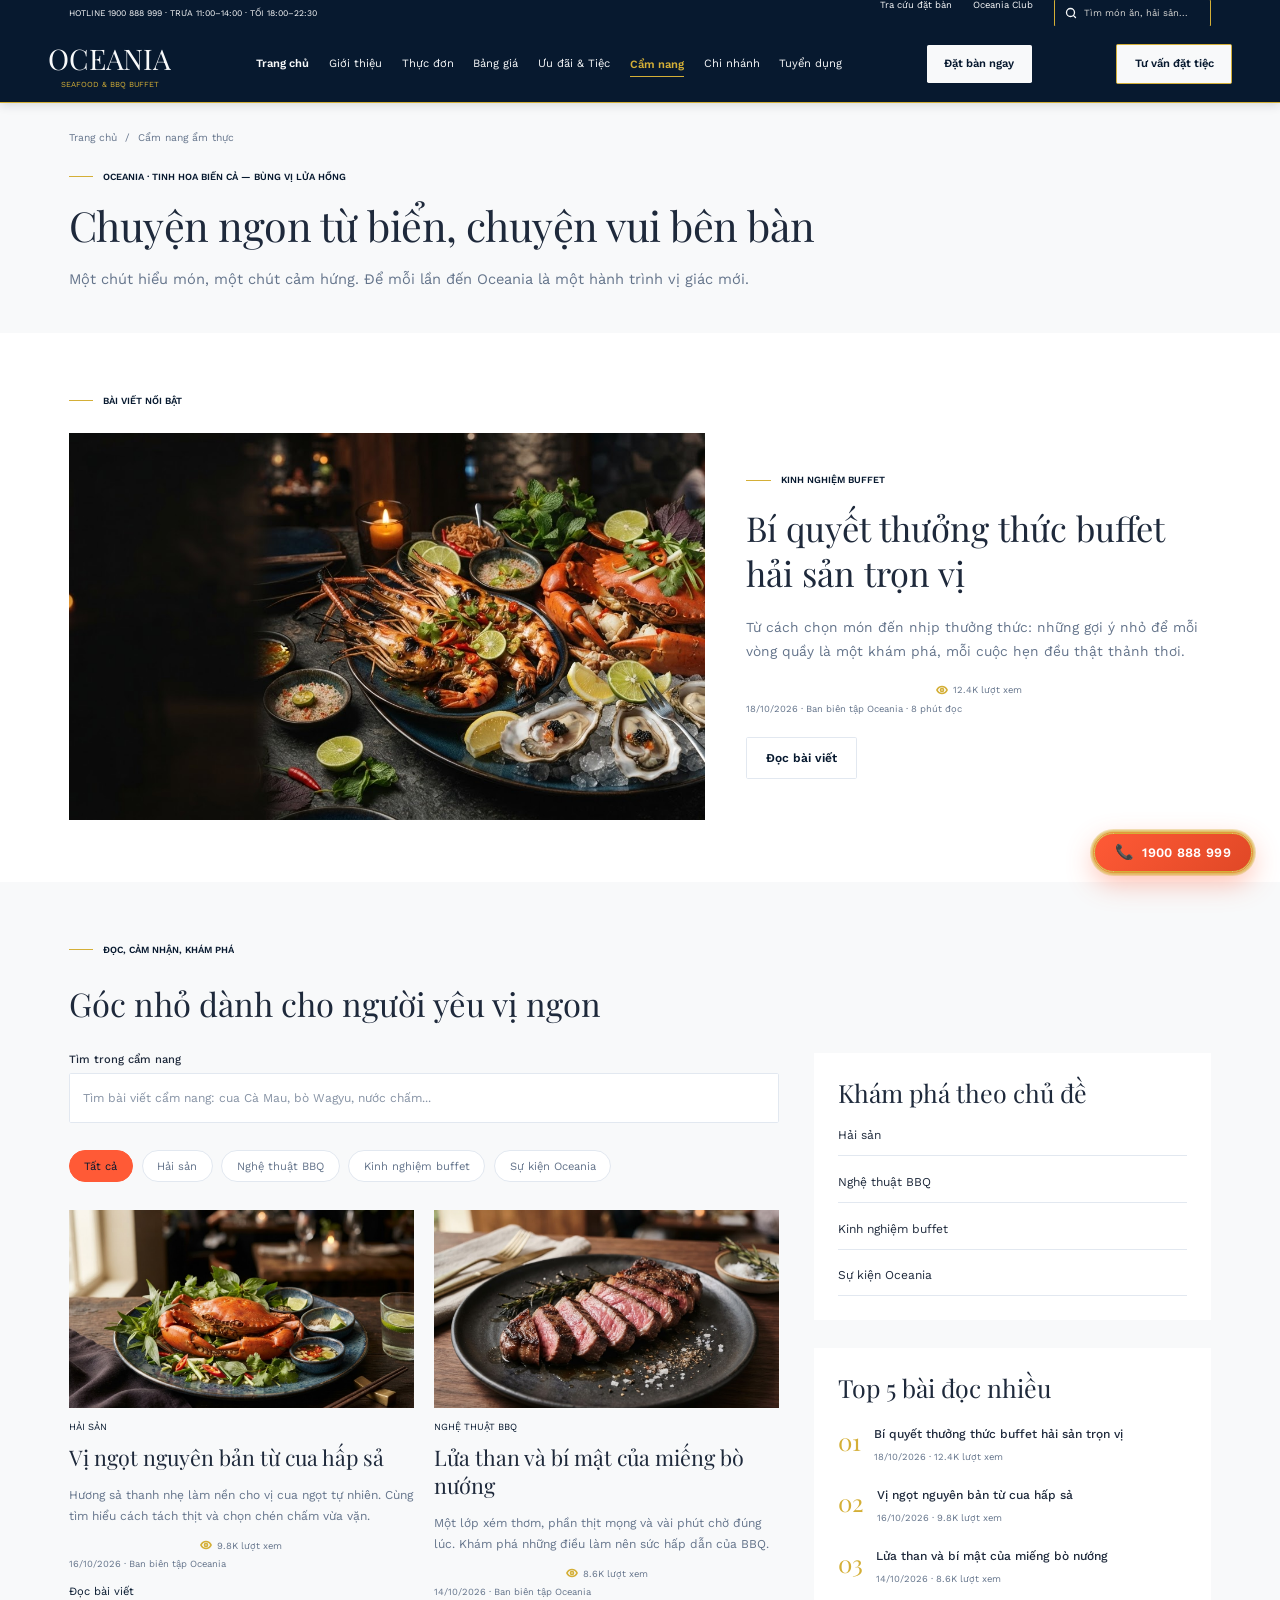
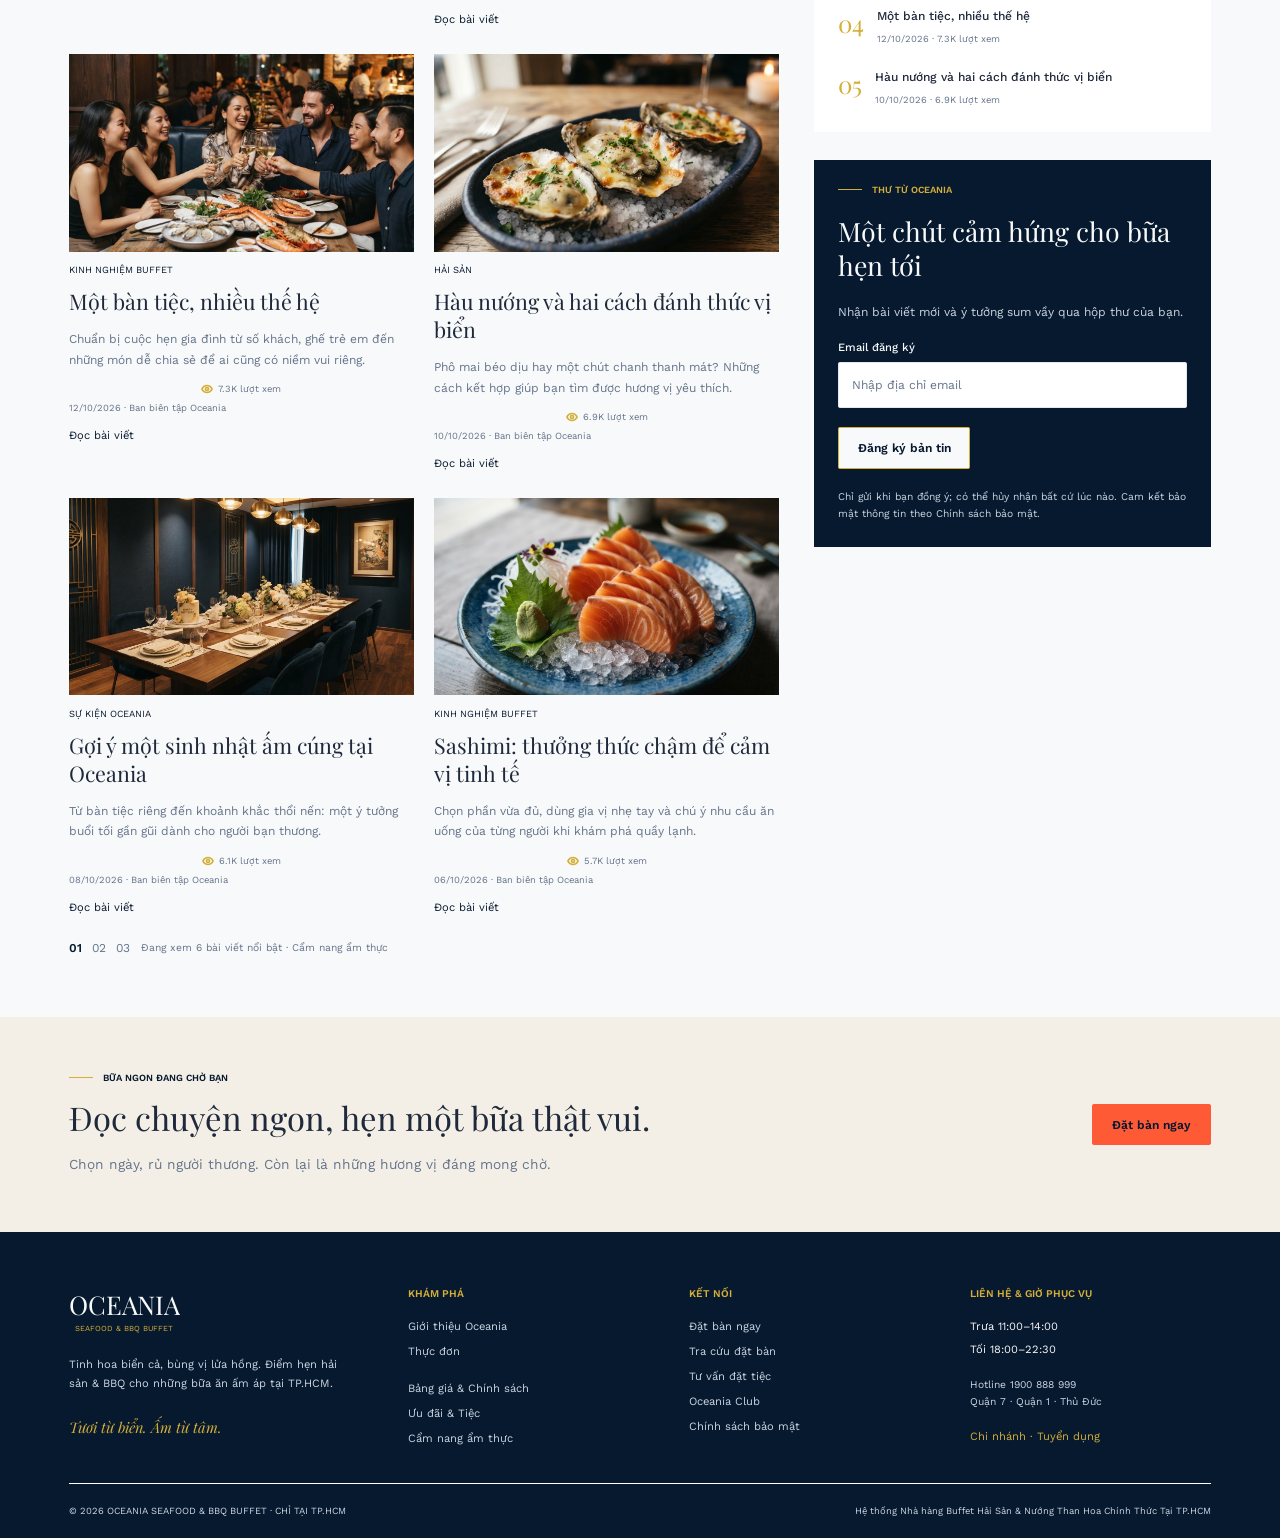
<file: blog.html>
<!DOCTYPE html>
<html lang="vi">
<head>
<meta charset="UTF-8" />
<meta name="viewport" content="width=device-width, initial-scale=1.0" />
<title>Cẩm Nang Ẩm Thực Biển & Lửa — Oceania Seafood & BBQ Buffet</title>
<link rel="stylesheet" href="assets/css/style.css" />
</head>
<body>
<!-- Global Search Autocomplete Drawer (Figma State S11) -->
<div id="oceania-search-drawer" class="oceania-search-drawer" aria-hidden="true">
<div class="bg-[var(--surface\/card,white)] border border-[var(--brand\/champagne,#d4af37)] border-solid content-stretch flex flex-col gap-[24px] items-start overflow-clip p-[32px] relative shrink-0 w-full" data-node-id="3375:38955" data-name="Tìm kiếm mở rộng">
<div class="content-stretch flex gap-[24px] items-end overflow-clip relative shrink-0 w-full" data-node-id="3375:38956" data-name="Tìm kiếm">
<div class="bg-[var(--surface\/card,white)] border border-[var(--border\/default,#e2e8f0)] border-solid content-stretch flex flex-[1_0_0] flex-col items-start min-h-[78px] min-w-px overflow-clip p-[14px] relative rounded-[2px]" data-node-id="3375:38957" data-name="Trường thông tin">
<div class="[word-break:break-word] font-['Work_Sans:Regular'] font-normal leading-[0] relative shrink-0 text-[#182d36] text-[0px] w-full" data-node-id="3375:38958">
<p class="leading-[1.65] mb-0 text-[#667076] text-[11px]">Tìm món ăn, quầy, nguyên liệu</p>
<p class="leading-[1.65] text-[15px]">cua</p>
</div>
</div>
<div class="content-stretch flex flex-col items-start overflow-clip relative shrink-0 w-[130px]" data-node-id="3375:38959" data-name="Xóa">
<div class="bg-[var(--surface\/card,white)] border border-[var(--border\/default,#e2e8f0)] border-solid content-stretch flex items-center justify-center min-h-[48px] overflow-clip px-[18px] py-[14px] relative rounded-[2px] shrink-0 w-full" data-node-id="3375:38960" data-name="Nút hành động">
<p class="[word-break:break-word] flex-[1_0_0] font-['Work_Sans:SemiBold'] font-semibold leading-[1.4] min-w-px relative text-[14px] text-[color:var(--brand\/ocean,#07192f)] text-center" data-node-id="3375:38961">
                  Xóa
</p>
</div>
</div>
<div class="content-stretch flex flex-col items-start overflow-clip relative shrink-0 w-[130px]" data-node-id="3375:38962" data-name="Đóng">
<div class="bg-[var(--surface\/card,white)] border border-[var(--border\/default,#e2e8f0)] border-solid content-stretch flex items-center justify-center min-h-[48px] overflow-clip px-[18px] py-[14px] relative rounded-[2px] shrink-0 w-full" data-node-id="3375:38963" data-name="Nút hành động">
<a class="[word-break:break-word] block cursor-pointer flex-[1_0_0] font-['Work_Sans:SemiBold'] font-semibold leading-[0] min-w-px relative text-[14px] text-[color:var(--brand\/ocean,#07192f)] text-center" data-node-id="3375:38964">
<p class="leading-[1.4]">Đóng ×</p>
</a>
</div>
</div>
</div>
<p class="[word-break:break-word] font-['Work_Sans:SemiBold'] font-semibold leading-[1.5] relative shrink-0 text-[11px] text-[color:var(--brand\/ocean,#07192f)] w-full" data-node-id="3375:38965">
            GỢI Ý PHÙ HỢP VỚI “CUA”
</p>
<div class="content-stretch flex gap-[24px] items-start overflow-clip relative shrink-0 w-full" data-node-id="3375:38966" data-name="Gợi ý món ăn">
<div class="content-stretch flex flex-col items-start overflow-clip relative shrink-0 w-[350px]" data-node-id="3375:38967" data-name="Món phù hợp">
<div class="content-stretch flex flex-col gap-[14px] items-start overflow-clip relative shrink-0 w-full" data-node-id="3375:38968" data-name="Món ăn">
<div class="h-[230px] relative shrink-0 w-full" data-node-id="3375:38969" data-name="Ảnh chính thức">
<img alt="" class="absolute inset-0 max-w-none object-cover pointer-events-none size-full" src="assets/figma/f1d84.png" />
</div>
<div class="[word-break:break-word] font-['Work_Sans:Regular'] font-normal leading-[0] relative shrink-0 text-[#8d1934] text-[0px] w-full" data-node-id="3375:38970">
<p class="leading-[1.65] mb-0 text-[11px]">Hải sản · Hấp · Không cay</p>
<p class="font-['Playfair_Display:Regular'] leading-[1.65] mb-0 text-[#182d36] text-[25px]">Cua Cà Mau hấp sả</p>
<p class="leading-[1.65] text-[13px]">Xem chi tiết</p>
</div>
</div>
</div>
<div class="content-stretch flex flex-[1_0_0] flex-col gap-[24px] items-start min-w-px overflow-clip relative" data-node-id="3375:38971" data-name="Gợi ý chủ đề">
<p class="[word-break:break-word] font-['Playfair_Display:Regular'] font-normal leading-[1.28] relative shrink-0 text-[28px] text-[color:var(--text\/primary,#1e293b)] w-full" data-node-id="3375:38972">
                Khám phá thêm từ vị biển
</p>
<div class="content-start flex flex-wrap gap-[8px] items-start overflow-clip relative shrink-0 w-full" data-node-id="3375:38973" data-name="Bộ lọc">
<div class="bg-[var(--surface\/card,white)] border border-[var(--border\/default,#e2e8f0)] border-solid content-stretch flex items-start overflow-clip px-[15px] py-[12px] relative rounded-[100px] shrink-0" data-node-id="3375:38974" data-name="Lựa chọn">
<p class="[word-break:break-word] font-['Work_Sans:Regular'] font-normal leading-[normal] relative shrink-0 text-[13px] text-[color:var(--text\/secondary,#64748b)] whitespace-nowrap" data-node-id="3375:38975">
                    Hải sản
</p>
</div>
<div class="bg-[var(--surface\/card,white)] border border-[var(--border\/default,#e2e8f0)] border-solid content-stretch flex items-start overflow-clip px-[15px] py-[12px] relative rounded-[100px] shrink-0" data-node-id="3375:38976" data-name="Lựa chọn">
<p class="[word-break:break-word] font-['Work_Sans:Regular'] font-normal leading-[normal] relative shrink-0 text-[13px] text-[color:var(--text\/secondary,#64748b)] whitespace-nowrap" data-node-id="3375:38977">
                    Quầy hấp
</p>
</div>
<div class="bg-[var(--surface\/card,white)] border border-[var(--border\/default,#e2e8f0)] border-solid content-stretch flex items-start overflow-clip px-[15px] py-[12px] relative rounded-[100px] shrink-0" data-node-id="3375:38978" data-name="Lựa chọn">
<p class="[word-break:break-word] font-['Work_Sans:Regular'] font-normal leading-[normal] relative shrink-0 text-[13px] text-[color:var(--text\/secondary,#64748b)] whitespace-nowrap" data-node-id="3375:38979">
                    Không cay
</p>
</div>
</div>
<div class="[word-break:break-word] font-['Work_Sans:Regular'] font-normal leading-[0] relative shrink-0 text-[15px] text-[color:var(--text\/secondary,#64748b)] w-full" data-node-id="3375:38980">
<p class="leading-[1.65] mb-0">Cua Cà Mau hấp sả · Quầy Hải sản</p>
<p class="leading-[1.65]">Cẩm nang: Vị ngọt nguyên bản từ cua hấp sả</p>
</div>
<div class="bg-[var(--surface\/card,white)] border border-[var(--border\/default,#e2e8f0)] border-solid content-stretch flex items-center justify-center min-h-[48px] overflow-clip px-[18px] py-[14px] relative rounded-[2px] shrink-0 w-full" data-node-id="3375:38981" data-name="Nút hành động">
<p class="[word-break:break-word] flex-[1_0_0] font-['Work_Sans:SemiBold'] font-semibold leading-[1.4] min-w-px relative text-[14px] text-[color:var(--brand\/ocean,#07192f)] text-center" data-node-id="3375:38982">
                  Xem kết quả tìm kiếm
</p>
</div>
<div class="bg-[var(--surface\/sand,#f4efe6)] border-[var(--brand\/champagne,#d4af37)] border-l-2 border-solid content-stretch flex flex-col items-start overflow-clip p-[18px] relative shrink-0 w-full" data-node-id="3375:38983" data-name="Thông báo">
<p class="[word-break:break-word] font-['Work_Sans:Regular'] font-normal leading-[1.65] relative shrink-0 text-[13px] text-[color:var(--text\/secondary,#64748b)] w-full" data-node-id="3375:38984">
                  Thực đơn buffet trọn gói 50+ món — Chỉ chọn vé trưa/tối, không tính thêm tiền từng món trên quầy.
</p>
</div>
</div>
</div>
</div>
</div>

<!-- Global Mobile Navigation Drawer (Figma State S22) -->
<div id="oceania-mobile-drawer" class="oceania-mobile-drawer" aria-hidden="true">
<div class="oceania-mobile-drawer-backdrop"></div>
<div class="oceania-mobile-drawer-panel">
<div class="bg-[var(--brand\/ocean,#07192f)] content-stretch flex flex-col gap-[20px] items-start overflow-clip p-[24px] relative shrink-0 w-full" data-node-id="3375:39491" data-name="Menu điều hướng mở">
<div class="[word-break:break-word] content-stretch flex items-start justify-between overflow-clip relative shrink-0 w-full" data-node-id="3375:39492" data-name="Tiêu đề menu">
<p class="flex-[1_0_0] font-['Work_Sans:SemiBold'] font-semibold leading-[1.5] min-w-px relative text-[11px] text-[color:var(--brand\/champagne,#d4af37)]" data-node-id="3375:39493">
            KHÁM PHÁ OCEANIA
</p>
<p class="font-['Inter:Regular'] font-normal leading-[normal] not-italic relative shrink-0 text-[20px] text-[color:var(--surface\/pearl,#f8f9fa)] whitespace-nowrap" data-node-id="3375:39494">
            ×
</p>
</div>
<div class="bg-[var(--surface\/card,white)] border border-[var(--border\/default,#e2e8f0)] border-solid content-stretch flex flex-col items-start min-h-[78px] overflow-clip p-[14px] relative rounded-[2px] shrink-0 w-full" data-node-id="3375:39495" data-name="Trường thông tin">
<div class="w-full"><label class="block text-[11px] text-[#64748b] mb-[4px]">Tìm kiếm nhanh món ăn & cẩm nang</label><input id="oceania-mobile-search-input" type="text" class="oceania-field-input" placeholder="Tìm cua Cà Mau, bò Wagyu, lẩu..." /><div id="oceania-mobile-search-results" class="mt-[8px]"></div></div>
</div>
<div class="[word-break:break-word] content-stretch flex flex-col font-normal items-start overflow-clip relative shrink-0 w-full whitespace-nowrap" data-node-id="3375:39497" data-name="Các mục chính">
<div class="border-[var(--surface\/card,white)] border-b border-solid content-stretch flex items-center justify-between min-h-[52px] overflow-clip relative shrink-0 w-full" data-node-id="3375:39498" data-name="Mục điều hướng">
<a href="index.html" class="block cursor-pointer font-['Work_Sans:Regular'] leading-[0] relative shrink-0 text-[17px] text-[color:var(--surface\/pearl,#f8f9fa)]" data-node-id="3375:39499">
<p class="leading-[normal]">Trang chủ</p>
</a>
            
</div>
<div class="border-[var(--surface\/card,white)] border-b border-solid content-stretch flex items-center justify-between min-h-[52px] overflow-clip relative shrink-0 w-full" data-node-id="3375:39501" data-name="Mục điều hướng">
<a href="about.html" class="block cursor-pointer font-['Work_Sans:Regular'] leading-[0] relative shrink-0 text-[17px] text-[color:var(--surface\/pearl,#f8f9fa)]" data-node-id="3375:39502">
<p class="leading-[normal]">Giới thiệu</p>
</a>
            
</div>
<div class="border-[var(--surface\/card,white)] border-b border-solid content-stretch flex items-center justify-between min-h-[52px] overflow-clip relative shrink-0 w-full" data-node-id="3375:39504" data-name="Mục điều hướng">
<a href="menu.html" class="block cursor-pointer font-['Work_Sans:Regular'] leading-[0] relative shrink-0 text-[17px] text-[color:var(--surface\/pearl,#f8f9fa)]" data-node-id="3375:39505">
<p class="leading-[normal]">Thực đơn</p>
</a>
            
</div>
<div class="border-[var(--surface\/card,white)] border-b border-solid content-stretch flex items-center justify-between min-h-[52px] overflow-clip relative shrink-0 w-full" data-node-id="3375:39507" data-name="Mục điều hướng">
<a href="pricing.html" class="block cursor-pointer font-['Work_Sans:Regular'] leading-[0] relative shrink-0 text-[17px] text-[color:var(--surface\/pearl,#f8f9fa)]" data-node-id="3375:39508">
<p class="leading-[normal]">Bảng giá</p>
</a>
            
</div>
<div class="border-[var(--surface\/card,white)] border-b border-solid content-stretch flex items-center justify-between min-h-[52px] overflow-clip relative shrink-0 w-full" data-node-id="3375:39510" data-name="Mục điều hướng">
<a href="promotions.html" class="block cursor-pointer font-['Work_Sans:Regular'] leading-[0] relative shrink-0 text-[17px] text-[color:var(--surface\/pearl,#f8f9fa)]" data-node-id="3375:39511">
<p class="leading-[normal]">Ưu đãi &amp; Tiệc</p>
</a>
            
</div>
<div class="border-[var(--surface\/card,white)] border-b border-solid content-stretch flex items-center justify-between min-h-[52px] overflow-clip relative shrink-0 w-full" data-node-id="3375:39513" data-name="Mục điều hướng">
<a href="blog.html" class="block cursor-pointer font-['Work_Sans:Regular'] leading-[0] relative shrink-0 text-[17px] text-[color:var(--surface\/pearl,#f8f9fa)]" data-node-id="3375:39514">
<p class="leading-[normal]">Cẩm nang</p>
</a>
            
</div>
<div class="border-[var(--surface\/card,white)] border-b border-solid content-stretch flex items-center justify-between min-h-[52px] overflow-clip relative shrink-0 w-full" data-node-id="3375:39516" data-name="Mục điều hướng">
<a href="locations.html" class="block cursor-pointer font-['Work_Sans:Regular'] leading-[0] relative shrink-0 text-[17px] text-[color:var(--surface\/pearl,#f8f9fa)]" data-node-id="3375:39517">
<p class="leading-[normal]">Chi nhánh</p>
</a>
<a href="careers.html" class="block cursor-pointer font-['Work_Sans:Regular'] leading-[0] relative shrink-0 text-[17px] text-[color:var(--surface\/pearl,#f8f9fa)]" data-name="Tuyển dụng">
<p class="leading-[normal]">Tuyển dụng</p>
</a>
            
</div>
</div>
<div class="bg-[var(--surface\/card,white)] border border-[var(--border\/default,#e2e8f0)] border-solid content-stretch flex items-center justify-center min-h-[48px] overflow-clip px-[18px] py-[14px] relative rounded-[2px] shrink-0 w-full" data-node-id="3375:39519" data-name="Nút hành động">
<a href="booking.html" class="[word-break:break-word] block cursor-pointer flex-[1_0_0] font-['Work_Sans:SemiBold'] font-semibold leading-[0] min-w-px relative text-[14px] text-[color:var(--brand\/ocean,#07192f)] text-center" data-node-id="3375:39520">
<p class="leading-[1.4]">Đặt bàn ngay</p>
</a>
</div>
<div class="content-stretch flex gap-[16px] items-start overflow-clip relative shrink-0 w-full" data-node-id="3375:39521" data-name="Liên kết bổ sung">
<div class="bg-[var(--surface\/card,white)] border border-[var(--border\/default,#e2e8f0)] border-solid content-stretch flex flex-[1_0_0] items-center justify-center min-h-[48px] min-w-px overflow-clip px-[18px] py-[14px] relative rounded-[2px]" data-node-id="3375:39522" data-name="Nút hành động">
<a href="booking-lookup.html" class="[word-break:break-word] block cursor-pointer flex-[1_0_0] font-['Work_Sans:SemiBold'] font-semibold leading-[0] min-w-px relative text-[14px] text-[color:var(--brand\/ocean,#07192f)] text-center" data-node-id="3375:39523">
<p class="leading-[1.4]">Tra cứu đặt bàn</p>
</a>
</div>
<div class="bg-[var(--surface\/card,white)] border border-[var(--border\/default,#e2e8f0)] border-solid content-stretch flex flex-[1_0_0] items-center justify-center min-h-[48px] min-w-px overflow-clip px-[18px] py-[14px] relative rounded-[2px]" data-node-id="3375:39524" data-name="Nút hành động">
<a href="reviews.html" class="[word-break:break-word] block cursor-pointer flex-[1_0_0] font-['Work_Sans:SemiBold'] font-semibold leading-[0] min-w-px relative text-[14px] text-[color:var(--brand\/ocean,#07192f)] text-center" data-node-id="3375:39525">
<p class="leading-[1.4]">Oceania Club</p>
</a>
</div>
</div>
<p class="[word-break:break-word] font-['Work_Sans:Regular'] font-normal leading-[1.65] relative shrink-0 text-[#cbd5e1] text-[13px] w-full" data-node-id="3375:39526">
          Hotline 1900 888 999 · TP.HCM
</p>
</div>
</div>
</div>

<!-- Desktop View (1440px Figma Frame) -->
<div class="oceania-desktop-view">
<div
      class="bg-[var(--surface\/pearl,#f8f9fa)] content-stretch flex flex-col items-start relative size-full"
      data-node-id="3361:13315"
      data-name="07 — Cẩm nang ẩm thực"
    >
<div class="bg-[var(--brand\/ocean,#07192f)] content-stretch flex flex-col items-start overflow-clip relative shrink-0 w-full" data-node-id="3375:779" data-name="Điều hướng">
<div class="bg-[var(--brand\/ocean,#07192f)] content-stretch flex h-[30px] items-center justify-between overflow-clip px-[80px] relative shrink-0 w-full" data-node-id="3375:780" data-name="Guest services">
<p class="[word-break:break-word] font-['Work_Sans:Regular'] font-normal leading-[normal] relative shrink-0 text-[10px] text-[color:var(--surface\/pearl,#f8f9fa)] whitespace-nowrap" data-node-id="3375:781">
            HOTLINE 1900 888 999 · TRƯA 11:00–14:00 · TỐI 18:00–22:30
</p>
<div class="content-stretch flex gap-[24px] items-start overflow-clip relative shrink-0" data-node-id="3375:782" data-name="Secondary links">
<a href="booking-lookup.html" class="[word-break:break-word] block cursor-pointer font-['Work_Sans:Regular'] font-normal leading-[0] relative shrink-0 text-[11px] text-[color:var(--surface\/pearl,#f8f9fa)] whitespace-nowrap" data-node-id="3375:783">
<p class="leading-[normal]">Tra cứu đặt bàn</p>
</a>
<a href="reviews.html" class="[word-break:break-word] block cursor-pointer font-['Work_Sans:Regular'] font-normal leading-[0] relative shrink-0 text-[11px] text-[color:var(--surface\/pearl,#f8f9fa)] whitespace-nowrap" data-node-id="3375:784">
<p class="leading-[normal]">Oceania Club</p>
</a>
<div class="bg-[var(--brand\/ocean,#07192f)] border border-[var(--brand\/champagne,#d4af37)] border-solid content-stretch flex gap-[8px] items-center overflow-clip px-[12px] py-[8px] relative rounded-[2px] shrink-0" data-node-id="3375:785" data-name="Search field">
<div class="relative shrink-0 size-[14px]" data-node-id="3375:786" data-name="search">
<img alt="" class="absolute block inset-0 max-w-none size-full" src="assets/figma/f5e0f.svg" />
</div>
<input type="text" class="oceania-header-search-input" placeholder="Tìm món ăn, hải sản..." aria-label="Tìm món ăn" />
</div>
</div>
</div>
<div class="border-[var(--brand\/champagne,#d4af37)] border-b border-solid content-stretch flex h-[90px] items-center justify-between overflow-clip px-[56px] relative shrink-0 w-full" data-node-id="3375:789" data-name="Main navigation">
<div class="[word-break:break-word] content-stretch flex flex-col font-normal gap-[4px] items-center overflow-clip relative shrink-0 whitespace-nowrap" data-node-id="3375:790" data-name="Oceania wordmark">
<a href="index.html" class="block cursor-pointer font-['Playfair_Display:Regular'] leading-[0] relative shrink-0 text-[33px] text-[color:var(--surface\/pearl,#f8f9fa)]" data-node-id="3375:791">
<p class="leading-[normal]">OCEANIA</p>
</a>
<p class="font-['Work_Sans:Regular'] leading-[normal] relative shrink-0 text-[9px] text-[color:var(--brand\/champagne,#d4af37)]" data-node-id="3375:792">SEAFOOD &amp; BBQ BUFFET</p>
</div>
<div class="content-stretch flex gap-[23px] items-center overflow-clip relative shrink-0" data-node-id="3375:793" data-name="Page links">
<div class="border-[var(--brand\/champagne,#d4af37)] border-b border-solid content-stretch flex flex-col items-start overflow-clip pb-[8px] pt-[9px] relative shrink-0" data-node-id="3375:794" data-name="Navigation item">
<a href="index.html" class="[word-break:break-word] block cursor-pointer font-['Work_Sans:SemiBold'] font-semibold leading-[0] relative shrink-0 text-[13px] text-[color:var(--surface\/pearl,#f8f9fa)] whitespace-nowrap" data-node-id="3375:795">
<p class="leading-[normal]">Trang chủ</p>
</a>
</div>
<div class="border-[var(--brand\/champagne,#d4af37)] border-b border-solid content-stretch flex flex-col items-start overflow-clip pb-[8px] pt-[9px] relative shrink-0" data-node-id="3375:796" data-name="Navigation item">
<a href="about.html" class="[word-break:break-word] block cursor-pointer font-['Work_Sans:Regular'] font-normal leading-[0] relative shrink-0 text-[13px] text-[color:var(--surface\/pearl,#f8f9fa)] whitespace-nowrap" data-node-id="3375:797">
<p class="leading-[normal]">Giới thiệu</p>
</a>
</div>
<div class="border-[var(--brand\/champagne,#d4af37)] border-b border-solid content-stretch flex flex-col items-start overflow-clip pb-[8px] pt-[9px] relative shrink-0" data-node-id="3375:798" data-name="Navigation item">
<a href="menu.html" class="[word-break:break-word] block cursor-pointer font-['Work_Sans:Regular'] font-normal leading-[0] relative shrink-0 text-[13px] text-[color:var(--surface\/pearl,#f8f9fa)] whitespace-nowrap" data-node-id="3375:799">
<p class="leading-[normal]">Thực đơn</p>
</a>
</div>
<div class="border-[var(--brand\/champagne,#d4af37)] border-b border-solid content-stretch flex flex-col items-start overflow-clip pb-[8px] pt-[9px] relative shrink-0" data-node-id="3375:800" data-name="Navigation item">
<a href="pricing.html" class="[word-break:break-word] block cursor-pointer font-['Work_Sans:Regular'] font-normal leading-[0] relative shrink-0 text-[13px] text-[color:var(--surface\/pearl,#f8f9fa)] whitespace-nowrap" data-node-id="3375:801">
<p class="leading-[normal]">Bảng giá</p>
</a>
</div>
<div class="border-[var(--brand\/champagne,#d4af37)] border-b border-solid content-stretch flex flex-col items-start overflow-clip pb-[8px] pt-[9px] relative shrink-0" data-node-id="3375:802" data-name="Navigation item">
<a href="promotions.html" class="[word-break:break-word] block cursor-pointer font-['Work_Sans:Regular'] font-normal leading-[0] relative shrink-0 text-[13px] text-[color:var(--surface\/pearl,#f8f9fa)] whitespace-nowrap" data-node-id="3375:803">
<p class="leading-[normal]">Ưu đãi &amp; Tiệc</p>
</a>
</div>
<div class="border-[var(--brand\/champagne,#d4af37)] border-b border-solid content-stretch flex flex-col items-start overflow-clip pb-[8px] pt-[9px] relative shrink-0" data-node-id="3375:804" data-name="Navigation item">
<p class="[word-break:break-word] font-['Work_Sans:Regular'] font-normal leading-[normal] relative shrink-0 text-[13px] text-[color:var(--brand\/champagne,#d4af37)] whitespace-nowrap" data-node-id="3375:805">
                Cẩm nang
</p>
</div>
<div class="border-[var(--brand\/champagne,#d4af37)] border-b border-solid content-stretch flex flex-col items-start overflow-clip pb-[8px] pt-[9px] relative shrink-0" data-node-id="3375:806" data-name="Navigation item">
<a href="locations.html" class="[word-break:break-word] block cursor-pointer font-['Work_Sans:Regular'] font-normal leading-[0] relative shrink-0 text-[13px] text-[color:var(--surface\/pearl,#f8f9fa)] whitespace-nowrap" data-node-id="3375:807">
<p class="leading-[normal]">Chi nhánh</p>
</a>
</div>
<div class="border-[rgba(0,0,0,0)] border-b border-solid content-stretch flex flex-col items-start overflow-clip pb-[8px] pt-[9px] relative shrink-0" data-name="Tuyển dụng">
<a class="[word-break:break-word] block cursor-pointer font-['Work_Sans:Regular'] font-normal leading-[0] relative shrink-0 text-[13px] text-[color:var(--surface\/pearl,#f8f9fa)] whitespace-nowrap" href="careers.html">
<p class="leading-[normal]">Tuyển dụng</p>
</a>
</div>
</div>
<div class="bg-[var(--surface\/pearl,#f8f9fa)] content-stretch flex items-start overflow-clip px-[20px] py-[14px] relative rounded-[2px] shrink-0" data-node-id="3375:808" data-name="Booking action">
<a href="booking.html" class="[word-break:break-word] block cursor-pointer font-['Work_Sans:SemiBold'] font-semibold leading-[0] relative shrink-0 text-[13px] text-[color:var(--brand\/ocean,#07192f)] whitespace-nowrap" data-node-id="3375:809">
<p class="leading-[normal]">Đặt bàn ngay</p>
</a>
</div>
<div class="bg-[var(--surface\/pearl,#f8f9fa)] border border-[var(--brand\/champagne,#d4af37)] border-solid content-stretch flex items-start overflow-clip px-[20px] py-[14px] relative rounded-[2px] shrink-0" data-node-id="3375:810" data-name="Consultation action">
<a href="promotions.html#party-consultation-section" class="[word-break:break-word] block cursor-pointer font-['Work_Sans:SemiBold'] font-semibold leading-[0] relative shrink-0 text-[13px] text-[color:var(--brand\/ocean,#07192f)] whitespace-nowrap" data-node-id="3375:811">
<p class="leading-[normal]">Tư vấn đặt tiệc</p>
</a>
</div>
</div>
</div>
<div class="bg-[var(--surface\/pearl,#f8f9fa)] content-stretch flex flex-col gap-[24px] items-start min-h-[240px] overflow-clip pb-[48px] pt-[32px] px-[80px] relative shrink-0 w-full" data-node-id="3361:13345" data-name="Mở đầu trang">
<p class="[word-break:break-word] font-['Work_Sans:Regular'] font-normal leading-[normal] min-w-full relative shrink-0 text-[12px] text-[color:var(--text\/secondary,#64748b)] w-[min-content] whitespace-pre-wrap" data-node-id="3361:13346">Trang chủ  /  Cẩm nang ẩm thực</p>
<div class="content-stretch flex flex-col gap-[18px] items-start overflow-clip pt-[8px] relative shrink-0 w-[930px]" data-node-id="3361:13347" data-name="Lời mở">
<div class="content-stretch flex gap-[12px] items-center overflow-clip relative shrink-0" data-node-id="3361:13348" data-name="Nhãn biên tập">
<div class="bg-[var(--brand\/champagne,#d4af37)] h-px relative shrink-0 w-[28px]" data-node-id="3361:13349" data-name="Dấu nhấn"></div>
<p class="[word-break:break-word] font-['Work_Sans:SemiBold'] font-semibold leading-[normal] relative shrink-0 text-[11px] text-[color:var(--brand\/ocean,#07192f)] uppercase whitespace-nowrap" data-node-id="3361:13350">
              Oceania · Tinh hoa biển cả — Bùng vị lửa hồng
</p>
</div>
<p class="[word-break:break-word] font-['Playfair_Display:Regular'] font-normal leading-[1.3] min-w-full relative shrink-0 text-[48px] text-[color:var(--text\/primary,#1e293b)] tracking-[-0.6px] w-[min-content]" data-node-id="3361:13351">
            Chuyện ngon từ biển, chuyện vui bên bàn
</p>
<p class="[word-break:break-word] font-['Work_Sans:Regular'] font-normal leading-[1.7] min-w-full relative shrink-0 text-[17px] text-[color:var(--text\/secondary,#64748b)] w-[min-content]" data-node-id="3361:13352">
            Một chút hiểu món, một chút cảm hứng. Để mỗi lần đến Oceania là một hành trình vị giác mới.
</p>
</div>
</div>
<div class="bg-[var(--surface\/card,white)] content-stretch flex flex-col gap-[32px] items-start overflow-clip px-[80px] py-[72px] relative shrink-0 w-full" data-node-id="3361:13353" data-name="Nội dung chuyên mục">
<div class="content-stretch flex gap-[12px] items-center overflow-clip relative shrink-0" data-node-id="3361:13354" data-name="Nhãn biên tập">
<div class="bg-[var(--brand\/champagne,#d4af37)] h-px relative shrink-0 w-[28px]" data-node-id="3361:13355" data-name="Dấu nhấn"></div>
<p class="[word-break:break-word] font-['Work_Sans:SemiBold'] font-semibold leading-[normal] relative shrink-0 text-[11px] text-[color:var(--brand\/ocean,#07192f)] uppercase whitespace-nowrap" data-node-id="3361:13356">
            Bài viết nổi bật
</p>
</div>
<div class="content-stretch flex gap-[48px] items-center overflow-clip relative shrink-0 w-full" data-node-id="3361:13357" data-name="Bài dẫn">
<div class="h-[450px] relative shrink-0 w-[740px]" data-node-id="3361:13358" data-name="Bữa tiệc hải sản">
<img alt="" class="absolute inset-0 max-w-none object-cover pointer-events-none size-full" src="assets/figma/46d9d.png" />
</div>
<div class="content-stretch flex flex-[1_0_0] flex-col gap-[24px] items-start min-w-px overflow-clip relative" data-node-id="3361:13359" data-name="Lời dẫn bài">
<div class="content-stretch flex gap-[12px] items-center overflow-clip relative shrink-0" data-node-id="3361:13360" data-name="Nhãn biên tập">
<div class="bg-[var(--brand\/champagne,#d4af37)] h-px relative shrink-0 w-[28px]" data-node-id="3361:13361" data-name="Dấu nhấn"></div>
<p class="[word-break:break-word] font-['Work_Sans:SemiBold'] font-semibold leading-[normal] relative shrink-0 text-[11px] text-[color:var(--brand\/ocean,#07192f)] uppercase whitespace-nowrap" data-node-id="3361:13362">
                Kinh nghiệm buffet
</p>
</div>
<a href="post-detail.html" class="[word-break:break-word] block cursor-pointer font-['Playfair_Display:Regular'] font-normal leading-[0] min-w-full relative shrink-0 text-[40px] text-[color:var(--text\/primary,#1e293b)] w-[min-content]" data-node-id="3361:13363">
<p class="leading-[1.3]">Bí quyết thưởng thức buffet hải sản trọn vị</p>
</a>
<p class="[word-break:break-word] font-['Work_Sans:Regular'] font-normal leading-[1.7] min-w-full relative shrink-0 text-[16px] text-[color:var(--text\/secondary,#64748b)] w-[min-content]" data-node-id="3361:13364">
              Từ cách chọn món đến nhịp thưởng thức: những gợi ý nhỏ để mỗi vòng quầy là một khám phá, mỗi cuộc hẹn đều thật thảnh thơi.
</p>
<div class="content-stretch flex flex-col gap-[6px] items-center overflow-clip relative shrink-0 w-full" data-node-id="3375:95" data-name="Metadata featured">
<div class="content-stretch flex gap-[6px] items-center overflow-clip relative shrink-0" data-node-id="3375:96" data-name="Lượt xem">
<div class="relative shrink-0 size-[14px]" data-node-id="3375:124" data-name="eye">
<img alt="" class="absolute block inset-0 max-w-none size-full" src="assets/figma/039bc.svg" />
</div>
<p class="[word-break:break-word] font-['Work_Sans:Regular'] font-normal leading-[normal] relative shrink-0 text-[11px] text-[color:var(--text\/secondary,#64748b)] whitespace-nowrap" data-node-id="3375:98">
                  12.4K lượt xem
</p>
</div>
<p class="[word-break:break-word] font-['Work_Sans:Regular'] font-normal leading-[1.7] min-w-full relative shrink-0 text-[11px] text-[color:var(--text\/secondary,#64748b)] w-[min-content]" data-node-id="3361:13365">
                18/10/2026 · Ban biên tập Oceania · 8 phút đọc
</p>
</div>
<div class="[word-break:break-word] bg-[var(--surface\/card,white)] border border-[var(--border\/default,#e2e8f0)] border-solid content-stretch flex gap-[16px] items-center overflow-clip px-[22px] py-[15px] relative rounded-[2px] shrink-0 text-[color:var(--brand\/ocean,#07192f)] whitespace-nowrap" data-node-id="3361:13366" data-name="Nút hành động">
<a href="post-detail.html" class="block cursor-pointer font-['Work_Sans:SemiBold'] font-semibold leading-[0] relative shrink-0 text-[14px]" data-node-id="3361:13367">
<p class="leading-[normal]">Đọc bài viết</p>
</a>
              
</div>
</div>
</div>
</div>
<div class="bg-[var(--surface\/pearl,#f8f9fa)] content-stretch flex flex-col gap-[32px] items-start overflow-clip px-[80px] py-[72px] relative shrink-0 w-full" data-node-id="3361:13369" data-name="Nội dung chuyên mục">
<div class="content-stretch flex gap-[12px] items-center overflow-clip relative shrink-0" data-node-id="3361:13370" data-name="Nhãn biên tập">
<div class="bg-[var(--brand\/champagne,#d4af37)] h-px relative shrink-0 w-[28px]" data-node-id="3361:13371" data-name="Dấu nhấn"></div>
<p class="[word-break:break-word] font-['Work_Sans:SemiBold'] font-semibold leading-[normal] relative shrink-0 text-[11px] text-[color:var(--brand\/ocean,#07192f)] uppercase whitespace-nowrap" data-node-id="3361:13372">
            Đọc, cảm nhận, khám phá
</p>
</div>
<p class="[word-break:break-word] font-['Playfair_Display:Regular'] font-normal leading-[1.3] min-w-full relative shrink-0 text-[38px] text-[color:var(--text\/primary,#1e293b)] w-[min-content]" data-node-id="3361:13373">
          Góc nhỏ dành cho người yêu vị ngon
</p>
<div class="content-stretch flex gap-[40px] items-start overflow-clip relative shrink-0 w-full" data-node-id="3361:13374" data-name="Nội dung và chuyên mục">
<div class="content-stretch flex flex-col gap-[32px] items-start overflow-clip relative shrink-0 w-[826px]" data-node-id="3361:13375" data-name="Danh sách bài viết">
<div class="content-stretch flex flex-col gap-[9px] items-start overflow-clip relative shrink-0 w-full" data-node-id="3361:13376" data-name="Trường thông tin">
<p class="[word-break:break-word] font-['Work_Sans:Medium'] font-medium leading-[normal] relative shrink-0 text-[13px] text-[color:var(--text\/primary,#1e293b)] whitespace-nowrap" data-node-id="3361:13377">
                Tìm trong cẩm nang
</p>
<div class="bg-[var(--surface\/card,white)] border border-[var(--border\/default,#e2e8f0)] border-solid content-stretch flex items-start min-h-[50px] overflow-clip p-[15px] relative rounded-[2px] shrink-0 w-full" data-node-id="3361:13378" data-name="Ô nhập">
<input id="blog-search-input" data-oceania-field="blog-search" type="text" class="oceania-field-input" placeholder="Tìm bài viết cẩm nang: cua Cà Mau, bò Wagyu, nước chấm..." />
</div>
</div>
<div class="content-start flex flex-wrap gap-[10px] items-start overflow-clip relative shrink-0 w-full" data-node-id="3361:13380" data-name="Bộ lọc danh mục">
<div class="bg-[var(--brand\/coral,#ff5a36)] border border-[var(--brand\/coral,#ff5a36)] border-solid content-stretch flex items-start overflow-clip px-[17px] py-[10px] relative rounded-[100px] shrink-0" data-node-id="3361:13381" data-name="Bộ lọc">
<p class="[word-break:break-word] font-['Work_Sans:Regular'] font-normal leading-[normal] relative shrink-0 text-[13px] text-[color:var(--brand\/ocean,#07192f)] whitespace-nowrap" data-node-id="3361:13382">
                  Tất cả
</p>
</div>
<div class="bg-[var(--surface\/card,white)] border border-[var(--border\/default,#e2e8f0)] border-solid content-stretch flex items-start overflow-clip px-[17px] py-[10px] relative rounded-[100px] shrink-0" data-node-id="3361:13383" data-name="Bộ lọc">
<p class="[word-break:break-word] font-['Work_Sans:Regular'] font-normal leading-[normal] relative shrink-0 text-[13px] text-[color:var(--text\/secondary,#64748b)] whitespace-nowrap" data-node-id="3361:13384">
                  Hải sản
</p>
</div>
<div class="bg-[var(--surface\/card,white)] border border-[var(--border\/default,#e2e8f0)] border-solid content-stretch flex items-start overflow-clip px-[17px] py-[10px] relative rounded-[100px] shrink-0" data-node-id="3361:13385" data-name="Bộ lọc">
<p class="[word-break:break-word] font-['Work_Sans:Regular'] font-normal leading-[normal] relative shrink-0 text-[13px] text-[color:var(--text\/secondary,#64748b)] whitespace-nowrap" data-node-id="3361:13386">
                  Nghệ thuật BBQ
</p>
</div>
<div class="bg-[var(--surface\/card,white)] border border-[var(--border\/default,#e2e8f0)] border-solid content-stretch flex items-start overflow-clip px-[17px] py-[10px] relative rounded-[100px] shrink-0" data-node-id="3361:13387" data-name="Bộ lọc">
<p class="[word-break:break-word] font-['Work_Sans:Regular'] font-normal leading-[normal] relative shrink-0 text-[13px] text-[color:var(--text\/secondary,#64748b)] whitespace-nowrap" data-node-id="3361:13388">
                  Kinh nghiệm buffet
</p>
</div>
<div class="bg-[var(--surface\/card,white)] border border-[var(--border\/default,#e2e8f0)] border-solid content-stretch flex items-start overflow-clip px-[17px] py-[10px] relative rounded-[100px] shrink-0" data-node-id="3361:13389" data-name="Bộ lọc">
<p class="[word-break:break-word] font-['Work_Sans:Regular'] font-normal leading-[normal] relative shrink-0 text-[13px] text-[color:var(--text\/secondary,#64748b)] whitespace-nowrap" data-node-id="3361:13390">
                  Sự kiện Oceania
</p>
</div>
</div>
<div class="content-stretch flex gap-[24px] items-start overflow-clip relative shrink-0 w-full" data-node-id="3361:13391" data-name="Bộ bài viết">
<div class="content-stretch flex flex-[1_0_0] flex-col gap-[15px] items-start min-w-px overflow-clip relative" data-node-id="3361:13392" data-name="Bài viết">
<div class="h-[230px] relative shrink-0 w-full" data-node-id="3361:13393" data-name="Ảnh bài viết">
<img alt="" class="absolute inset-0 max-w-none object-cover pointer-events-none size-full" src="assets/figma/f1d84.png" />
</div>
<p class="[word-break:break-word] font-['Work_Sans:Regular'] font-normal leading-[normal] relative shrink-0 text-[11px] text-[color:var(--brand\/ocean,#07192f)] whitespace-nowrap" data-node-id="3361:13394">
                  HẢI SẢN
</p>
<p class="[word-break:break-word] font-['Playfair_Display:Regular'] font-normal leading-[1.3] min-w-full relative shrink-0 text-[25px] text-[color:var(--text\/primary,#1e293b)] w-[min-content]" data-node-id="3361:13395">
                  Vị ngọt nguyên bản từ cua hấp sả
</p>
<p class="[word-break:break-word] font-['Work_Sans:Regular'] font-normal leading-[1.7] min-w-full relative shrink-0 text-[14px] text-[color:var(--text\/secondary,#64748b)] w-[min-content]" data-node-id="3361:13396">
                  Hương sả thanh nhẹ làm nền cho vị cua ngọt tự nhiên. Cùng tìm hiểu cách tách thịt và chọn chén chấm vừa vặn.
</p>
<div class="content-stretch flex flex-col gap-[6px] items-center overflow-clip relative shrink-0 w-full" data-node-id="3375:99" data-name="Metadata">
<div class="content-stretch flex gap-[6px] items-center overflow-clip relative shrink-0" data-node-id="3375:100" data-name="Lượt xem">
<div class="relative shrink-0 size-[14px]" data-node-id="3375:127" data-name="eye">
<img alt="" class="absolute block inset-0 max-w-none size-full" src="assets/figma/039bc.svg" />
</div>
<p class="[word-break:break-word] font-['Work_Sans:Regular'] font-normal leading-[normal] relative shrink-0 text-[11px] text-[color:var(--text\/secondary,#64748b)] whitespace-nowrap" data-node-id="3375:102">
                      9.8K lượt xem
</p>
</div>
<p class="[word-break:break-word] font-['Work_Sans:Regular'] font-normal leading-[1.7] min-w-full relative shrink-0 text-[11px] text-[color:var(--text\/secondary,#64748b)] w-[min-content]" data-node-id="3361:13397">
                    16/10/2026 · Ban biên tập Oceania
</p>
</div>
<p class="[word-break:break-word] font-['Work_Sans:Regular'] font-normal leading-[normal] relative shrink-0 text-[13px] text-[color:var(--brand\/ocean,#07192f)] whitespace-nowrap" data-node-id="3361:13398">
                  Đọc bài viết 
</p>
</div>
<div class="content-stretch flex flex-[1_0_0] flex-col gap-[15px] items-start min-w-px overflow-clip relative" data-node-id="3361:13399" data-name="Bài viết">
<div class="h-[230px] relative shrink-0 w-full" data-node-id="3361:13400" data-name="Ảnh bài viết">
<img alt="" class="absolute inset-0 max-w-none object-cover pointer-events-none size-full" src="assets/figma/2bb0e.png" />
</div>
<p class="[word-break:break-word] font-['Work_Sans:Regular'] font-normal leading-[normal] relative shrink-0 text-[11px] text-[color:var(--brand\/ocean,#07192f)] whitespace-nowrap" data-node-id="3361:13401">
                  NGHỆ THUẬT BBQ
</p>
<p class="[word-break:break-word] font-['Playfair_Display:Regular'] font-normal leading-[1.3] min-w-full relative shrink-0 text-[25px] text-[color:var(--text\/primary,#1e293b)] w-[min-content]" data-node-id="3361:13402">
                  Lửa than và bí mật của miếng bò nướng
</p>
<p class="[word-break:break-word] font-['Work_Sans:Regular'] font-normal leading-[1.7] min-w-full relative shrink-0 text-[14px] text-[color:var(--text\/secondary,#64748b)] w-[min-content]" data-node-id="3361:13403">
                  Một lớp xém thơm, phần thịt mọng và vài phút chờ đúng lúc. Khám phá những điều làm nên sức hấp dẫn của BBQ.
</p>
<div class="content-stretch flex flex-col gap-[6px] items-center overflow-clip relative shrink-0 w-full" data-node-id="3375:103" data-name="Metadata">
<div class="content-stretch flex gap-[6px] items-center overflow-clip relative shrink-0" data-node-id="3375:104" data-name="Lượt xem">
<div class="relative shrink-0 size-[14px]" data-node-id="3375:130" data-name="eye">
<img alt="" class="absolute block inset-0 max-w-none size-full" src="assets/figma/039bc.svg" />
</div>
<p class="[word-break:break-word] font-['Work_Sans:Regular'] font-normal leading-[normal] relative shrink-0 text-[11px] text-[color:var(--text\/secondary,#64748b)] whitespace-nowrap" data-node-id="3375:106">
                      8.6K lượt xem
</p>
</div>
<p class="[word-break:break-word] font-['Work_Sans:Regular'] font-normal leading-[1.7] min-w-full relative shrink-0 text-[11px] text-[color:var(--text\/secondary,#64748b)] w-[min-content]" data-node-id="3361:13404">
                    14/10/2026 · Ban biên tập Oceania
</p>
</div>
<p class="[word-break:break-word] font-['Work_Sans:Regular'] font-normal leading-[normal] relative shrink-0 text-[13px] text-[color:var(--brand\/ocean,#07192f)] whitespace-nowrap" data-node-id="3361:13405">
                  Đọc bài viết 
</p>
</div>
</div>
<div class="content-stretch flex gap-[24px] items-start overflow-clip relative shrink-0 w-full" data-node-id="3361:13406" data-name="Bộ bài viết">
<div class="content-stretch flex flex-[1_0_0] flex-col gap-[15px] items-start min-w-px overflow-clip relative" data-node-id="3361:13407" data-name="Bài viết">
<div class="h-[230px] relative shrink-0 w-full" data-node-id="3361:13408" data-name="Ảnh bài viết">
<img alt="" class="absolute inset-0 max-w-none object-cover pointer-events-none size-full" src="assets/figma/30f72.png" />
</div>
<p class="[word-break:break-word] font-['Work_Sans:Regular'] font-normal leading-[normal] relative shrink-0 text-[11px] text-[color:var(--brand\/ocean,#07192f)] whitespace-nowrap" data-node-id="3361:13409">
                  KINH NGHIỆM BUFFET
</p>
<p class="[word-break:break-word] font-['Playfair_Display:Regular'] font-normal leading-[1.3] min-w-full relative shrink-0 text-[25px] text-[color:var(--text\/primary,#1e293b)] w-[min-content]" data-node-id="3361:13410">
                  Một bàn tiệc, nhiều thế hệ
</p>
<p class="[word-break:break-word] font-['Work_Sans:Regular'] font-normal leading-[1.7] min-w-full relative shrink-0 text-[14px] text-[color:var(--text\/secondary,#64748b)] w-[min-content]" data-node-id="3361:13411">
                  Chuẩn bị cuộc hẹn gia đình từ số khách, ghế trẻ em đến những món dễ chia sẻ để ai cũng có niềm vui riêng.
</p>
<div class="content-stretch flex flex-col gap-[6px] items-center overflow-clip relative shrink-0 w-full" data-node-id="3375:107" data-name="Metadata">
<div class="content-stretch flex gap-[6px] items-center overflow-clip relative shrink-0" data-node-id="3375:108" data-name="Lượt xem">
<div class="relative shrink-0 size-[14px]" data-node-id="3375:133" data-name="eye">
<img alt="" class="absolute block inset-0 max-w-none size-full" src="assets/figma/039bc.svg" />
</div>
<p class="[word-break:break-word] font-['Work_Sans:Regular'] font-normal leading-[normal] relative shrink-0 text-[11px] text-[color:var(--text\/secondary,#64748b)] whitespace-nowrap" data-node-id="3375:110">
                      7.3K lượt xem
</p>
</div>
<p class="[word-break:break-word] font-['Work_Sans:Regular'] font-normal leading-[1.7] min-w-full relative shrink-0 text-[11px] text-[color:var(--text\/secondary,#64748b)] w-[min-content]" data-node-id="3361:13412">
                    12/10/2026 · Ban biên tập Oceania
</p>
</div>
<p class="[word-break:break-word] font-['Work_Sans:Regular'] font-normal leading-[normal] relative shrink-0 text-[13px] text-[color:var(--brand\/ocean,#07192f)] whitespace-nowrap" data-node-id="3361:13413">
                  Đọc bài viết 
</p>
</div>
<div class="content-stretch flex flex-[1_0_0] flex-col gap-[15px] items-start min-w-px overflow-clip relative" data-node-id="3361:13414" data-name="Bài viết">
<div class="h-[230px] relative shrink-0 w-full" data-node-id="3361:13415" data-name="Ảnh bài viết">
<img alt="" class="absolute inset-0 max-w-none object-cover pointer-events-none size-full" src="assets/figma/f0ea2.png" />
</div>
<p class="[word-break:break-word] font-['Work_Sans:Regular'] font-normal leading-[normal] relative shrink-0 text-[11px] text-[color:var(--brand\/ocean,#07192f)] whitespace-nowrap" data-node-id="3361:13416">
                  HẢI SẢN
</p>
<p class="[word-break:break-word] font-['Playfair_Display:Regular'] font-normal leading-[1.3] min-w-full relative shrink-0 text-[25px] text-[color:var(--text\/primary,#1e293b)] w-[min-content]" data-node-id="3361:13417">
                  Hàu nướng và hai cách đánh thức vị biển
</p>
<p class="[word-break:break-word] font-['Work_Sans:Regular'] font-normal leading-[1.7] min-w-full relative shrink-0 text-[14px] text-[color:var(--text\/secondary,#64748b)] w-[min-content]" data-node-id="3361:13418">
                  Phô mai béo dịu hay một chút chanh thanh mát? Những cách kết hợp giúp bạn tìm được hương vị yêu thích.
</p>
<div class="content-stretch flex flex-col gap-[6px] items-center overflow-clip relative shrink-0 w-full" data-node-id="3375:111" data-name="Metadata">
<div class="content-stretch flex gap-[6px] items-center overflow-clip relative shrink-0" data-node-id="3375:112" data-name="Lượt xem">
<div class="relative shrink-0 size-[14px]" data-node-id="3375:136" data-name="eye">
<img alt="" class="absolute block inset-0 max-w-none size-full" src="assets/figma/039bc.svg" />
</div>
<p class="[word-break:break-word] font-['Work_Sans:Regular'] font-normal leading-[normal] relative shrink-0 text-[11px] text-[color:var(--text\/secondary,#64748b)] whitespace-nowrap" data-node-id="3375:114">
                      6.9K lượt xem
</p>
</div>
<p class="[word-break:break-word] font-['Work_Sans:Regular'] font-normal leading-[1.7] min-w-full relative shrink-0 text-[11px] text-[color:var(--text\/secondary,#64748b)] w-[min-content]" data-node-id="3361:13419">
                    10/10/2026 · Ban biên tập Oceania
</p>
</div>
<p class="[word-break:break-word] font-['Work_Sans:Regular'] font-normal leading-[normal] relative shrink-0 text-[13px] text-[color:var(--brand\/ocean,#07192f)] whitespace-nowrap" data-node-id="3361:13420">
                  Đọc bài viết 
</p>
</div>
</div>
<div class="content-stretch flex gap-[24px] items-start overflow-clip relative shrink-0 w-full" data-node-id="3361:13421" data-name="Bộ bài viết">
<div class="content-stretch flex flex-[1_0_0] flex-col gap-[15px] items-start min-w-px overflow-clip relative" data-node-id="3361:13422" data-name="Bài viết">
<div class="h-[230px] relative shrink-0 w-full" data-node-id="3361:13423" data-name="Ảnh bài viết">
<img alt="" class="absolute inset-0 max-w-none object-cover pointer-events-none size-full" src="assets/figma/9894a.png" />
</div>
<p class="[word-break:break-word] font-['Work_Sans:Regular'] font-normal leading-[normal] relative shrink-0 text-[11px] text-[color:var(--brand\/ocean,#07192f)] whitespace-nowrap" data-node-id="3361:13424">
                  SỰ KIỆN OCEANIA
</p>
<p class="[word-break:break-word] font-['Playfair_Display:Regular'] font-normal leading-[1.3] min-w-full relative shrink-0 text-[25px] text-[color:var(--text\/primary,#1e293b)] w-[min-content]" data-node-id="3361:13425">
                  Gợi ý một sinh nhật ấm cúng tại Oceania
</p>
<p class="[word-break:break-word] font-['Work_Sans:Regular'] font-normal leading-[1.7] min-w-full relative shrink-0 text-[14px] text-[color:var(--text\/secondary,#64748b)] w-[min-content]" data-node-id="3361:13426">
                  Từ bàn tiệc riêng đến khoảnh khắc thổi nến: một ý tưởng buổi tối gần gũi dành cho người bạn thương.
</p>
<div class="content-stretch flex flex-col gap-[6px] items-center overflow-clip relative shrink-0 w-full" data-node-id="3375:115" data-name="Metadata">
<div class="content-stretch flex gap-[6px] items-center overflow-clip relative shrink-0" data-node-id="3375:116" data-name="Lượt xem">
<div class="relative shrink-0 size-[14px]" data-node-id="3375:139" data-name="eye">
<img alt="" class="absolute block inset-0 max-w-none size-full" src="assets/figma/039bc.svg" />
</div>
<p class="[word-break:break-word] font-['Work_Sans:Regular'] font-normal leading-[normal] relative shrink-0 text-[11px] text-[color:var(--text\/secondary,#64748b)] whitespace-nowrap" data-node-id="3375:118">
                      6.1K lượt xem
</p>
</div>
<p class="[word-break:break-word] font-['Work_Sans:Regular'] font-normal leading-[1.7] min-w-full relative shrink-0 text-[11px] text-[color:var(--text\/secondary,#64748b)] w-[min-content]" data-node-id="3361:13427">
                    08/10/2026 · Ban biên tập Oceania
</p>
</div>
<p class="[word-break:break-word] font-['Work_Sans:Regular'] font-normal leading-[normal] relative shrink-0 text-[13px] text-[color:var(--brand\/ocean,#07192f)] whitespace-nowrap" data-node-id="3361:13428">
                  Đọc bài viết 
</p>
</div>
<div class="content-stretch flex flex-[1_0_0] flex-col gap-[15px] items-start min-w-px overflow-clip relative" data-node-id="3361:13429" data-name="Bài viết">
<div class="h-[230px] relative shrink-0 w-full" data-node-id="3361:13430" data-name="Ảnh bài viết">
<img alt="" class="absolute inset-0 max-w-none object-cover pointer-events-none size-full" src="assets/figma/16ace.png" />
</div>
<p class="[word-break:break-word] font-['Work_Sans:Regular'] font-normal leading-[normal] relative shrink-0 text-[11px] text-[color:var(--brand\/ocean,#07192f)] whitespace-nowrap" data-node-id="3361:13431">
                  KINH NGHIỆM BUFFET
</p>
<p class="[word-break:break-word] font-['Playfair_Display:Regular'] font-normal leading-[1.3] min-w-full relative shrink-0 text-[25px] text-[color:var(--text\/primary,#1e293b)] w-[min-content]" data-node-id="3361:13432">
                  Sashimi: thưởng thức chậm để cảm vị tinh tế
</p>
<p class="[word-break:break-word] font-['Work_Sans:Regular'] font-normal leading-[1.7] min-w-full relative shrink-0 text-[14px] text-[color:var(--text\/secondary,#64748b)] w-[min-content]" data-node-id="3361:13433">
                  Chọn phần vừa đủ, dùng gia vị nhẹ tay và chú ý nhu cầu ăn uống của từng người khi khám phá quầy lạnh.
</p>
<div class="content-stretch flex flex-col gap-[6px] items-center overflow-clip relative shrink-0 w-full" data-node-id="3375:119" data-name="Metadata">
<div class="content-stretch flex gap-[6px] items-center overflow-clip relative shrink-0" data-node-id="3375:120" data-name="Lượt xem">
<div class="relative shrink-0 size-[14px]" data-node-id="3375:142" data-name="eye">
<img alt="" class="absolute block inset-0 max-w-none size-full" src="assets/figma/039bc.svg" />
</div>
<p class="[word-break:break-word] font-['Work_Sans:Regular'] font-normal leading-[normal] relative shrink-0 text-[11px] text-[color:var(--text\/secondary,#64748b)] whitespace-nowrap" data-node-id="3375:122">
                      5.7K lượt xem
</p>
</div>
<p class="[word-break:break-word] font-['Work_Sans:Regular'] font-normal leading-[1.7] min-w-full relative shrink-0 text-[11px] text-[color:var(--text\/secondary,#64748b)] w-[min-content]" data-node-id="3361:13434">
                    06/10/2026 · Ban biên tập Oceania
</p>
</div>
<p class="[word-break:break-word] font-['Work_Sans:Regular'] font-normal leading-[normal] relative shrink-0 text-[13px] text-[color:var(--brand\/ocean,#07192f)] whitespace-nowrap" data-node-id="3361:13435">
                  Đọc bài viết 
</p>
</div>
</div>
<div class="[word-break:break-word] content-stretch flex gap-[12px] items-start leading-[normal] overflow-clip relative shrink-0 w-full whitespace-nowrap" data-node-id="3361:13436" data-name="Phân trang">
<p class="font-['Work_Sans:SemiBold'] font-semibold relative shrink-0 text-[14px] text-[color:var(--brand\/ocean,#07192f)]" data-node-id="3361:13437">
                01
</p>
<p class="font-['Work_Sans:Regular'] font-normal relative shrink-0 text-[14px] text-[color:var(--text\/secondary,#64748b)]" data-node-id="3361:13438">
                02
</p>
<p class="font-['Work_Sans:Regular'] font-normal relative shrink-0 text-[14px] text-[color:var(--text\/secondary,#64748b)]" data-node-id="3361:13439">
                03 
</p>
<p class="font-['Work_Sans:Regular'] font-normal relative shrink-0 text-[12px] text-[color:var(--text\/secondary,#64748b)]" data-node-id="3361:13440">
                Đang xem 6 bài viết nổi bật · Cẩm nang ẩm thực
</p>
</div>
</div>
<div class="content-stretch flex flex-[1_0_0] flex-col gap-[32px] items-start min-w-px overflow-clip relative" data-node-id="3361:13441" data-name="Thanh bên cẩm nang">
<div class="[word-break:break-word] bg-[var(--surface\/card,white)] content-stretch flex flex-col font-normal gap-[22px] items-start overflow-clip p-[28px] relative shrink-0 w-full" data-node-id="3361:13442" data-name="Các chủ đề">
<p class="font-['Playfair_Display:Regular'] leading-[1.3] relative shrink-0 text-[29px] text-[color:var(--text\/primary,#1e293b)] w-full" data-node-id="3361:13443">
                Khám phá theo chủ đề
</p>
<div class="border-[var(--border\/default,#e2e8f0)] border-b border-solid content-stretch flex items-start justify-between leading-[normal] overflow-clip pb-[15px] relative shrink-0 w-full whitespace-nowrap" data-node-id="3361:13444" data-name="Chủ đề">
<p class="font-['Work_Sans:Regular'] relative shrink-0 text-[14px] text-[color:var(--text\/primary,#1e293b)]" data-node-id="3361:13445">
                  Hải sản
</p>
                
</div>
<div class="border-[var(--border\/default,#e2e8f0)] border-b border-solid content-stretch flex items-start justify-between leading-[normal] overflow-clip pb-[15px] relative shrink-0 w-full whitespace-nowrap" data-node-id="3361:13447" data-name="Chủ đề">
<p class="font-['Work_Sans:Regular'] relative shrink-0 text-[14px] text-[color:var(--text\/primary,#1e293b)]" data-node-id="3361:13448">
                  Nghệ thuật BBQ
</p>
                
</div>
<div class="border-[var(--border\/default,#e2e8f0)] border-b border-solid content-stretch flex items-start justify-between leading-[normal] overflow-clip pb-[15px] relative shrink-0 w-full whitespace-nowrap" data-node-id="3361:13450" data-name="Chủ đề">
<p class="font-['Work_Sans:Regular'] relative shrink-0 text-[14px] text-[color:var(--text\/primary,#1e293b)]" data-node-id="3361:13451">
                  Kinh nghiệm buffet
</p>
                
</div>
<div class="border-[var(--border\/default,#e2e8f0)] border-b border-solid content-stretch flex items-start justify-between leading-[normal] overflow-clip pb-[15px] relative shrink-0 w-full whitespace-nowrap" data-node-id="3361:13453" data-name="Chủ đề">
<p class="font-['Work_Sans:Regular'] relative shrink-0 text-[14px] text-[color:var(--text\/primary,#1e293b)]" data-node-id="3361:13454">
                  Sự kiện Oceania
</p>
                
</div>
</div>
<div class="[word-break:break-word] bg-[var(--surface\/card,white)] content-stretch flex flex-col gap-[24px] items-start overflow-clip p-[28px] relative shrink-0 w-full" data-node-id="3361:13456" data-name="Đọc nhiều">
<p class="font-['Playfair_Display:Regular'] font-normal leading-[1.3] relative shrink-0 text-[29px] text-[color:var(--text\/primary,#1e293b)] w-full" data-node-id="3361:13457">
                Top 5 bài đọc nhiều
</p>
<div class="content-stretch flex gap-[16px] items-start overflow-clip relative shrink-0 w-full" data-node-id="3361:13458" data-name="Gợi ý đọc">
<p class="font-['Playfair_Display:Regular'] font-normal leading-[normal] relative shrink-0 text-[28px] text-[color:var(--brand\/champagne,#d4af37)] whitespace-nowrap" data-node-id="3361:13459">
                  01
</p>
<div class="content-stretch flex flex-[1_0_0] flex-col gap-[7px] items-start min-w-px overflow-clip relative" data-node-id="3361:13460" data-name="Nội dung gợi ý">
<a href="post-detail.html" class="block cursor-pointer font-['Work_Sans:Medium'] font-medium leading-[0] relative shrink-0 text-[14px] text-[color:var(--text\/primary,#1e293b)] w-full" data-node-id="3361:13461">
<p class="leading-[1.5]">Bí quyết thưởng thức buffet hải sản trọn vị</p>
</a>
<p class="font-['Work_Sans:Regular'] font-normal leading-[1.7] relative shrink-0 text-[11px] text-[color:var(--text\/secondary,#64748b)] w-full" data-node-id="3361:13462">
                    18/10/2026 · 12.4K lượt xem
</p>
</div>
</div>
<div class="content-stretch flex gap-[16px] items-start overflow-clip relative shrink-0 w-full" data-node-id="3361:13463" data-name="Gợi ý đọc">
<p class="font-['Playfair_Display:Regular'] font-normal leading-[normal] relative shrink-0 text-[28px] text-[color:var(--brand\/champagne,#d4af37)] whitespace-nowrap" data-node-id="3361:13464">
                  02
</p>
<div class="content-stretch flex flex-[1_0_0] flex-col gap-[7px] items-start min-w-px overflow-clip relative" data-node-id="3361:13465" data-name="Nội dung gợi ý">
<p class="font-['Work_Sans:Medium'] font-medium leading-[1.5] relative shrink-0 text-[14px] text-[color:var(--text\/primary,#1e293b)] w-full" data-node-id="3361:13466">
                    Vị ngọt nguyên bản từ cua hấp sả
</p>
<p class="font-['Work_Sans:Regular'] font-normal leading-[1.7] relative shrink-0 text-[11px] text-[color:var(--text\/secondary,#64748b)] w-full" data-node-id="3361:13467">
                    16/10/2026 · 9.8K lượt xem
</p>
</div>
</div>
<div class="content-stretch flex gap-[16px] items-start overflow-clip relative shrink-0 w-full" data-node-id="3361:13468" data-name="Gợi ý đọc">
<p class="font-['Playfair_Display:Regular'] font-normal leading-[normal] relative shrink-0 text-[28px] text-[color:var(--brand\/champagne,#d4af37)] whitespace-nowrap" data-node-id="3361:13469">
                  03
</p>
<div class="content-stretch flex flex-[1_0_0] flex-col gap-[7px] items-start min-w-px overflow-clip relative" data-node-id="3361:13470" data-name="Nội dung gợi ý">
<p class="font-['Work_Sans:Medium'] font-medium leading-[1.5] relative shrink-0 text-[14px] text-[color:var(--text\/primary,#1e293b)] w-full" data-node-id="3361:13471">
                    Lửa than và bí mật của miếng bò nướng
</p>
<p class="font-['Work_Sans:Regular'] font-normal leading-[1.7] relative shrink-0 text-[11px] text-[color:var(--text\/secondary,#64748b)] w-full" data-node-id="3361:13472">
                    14/10/2026 · 8.6K lượt xem
</p>
</div>
</div>
<div class="content-stretch flex gap-[16px] items-start overflow-clip relative shrink-0 w-full" data-node-id="3361:13473" data-name="Gợi ý đọc">
<p class="font-['Playfair_Display:Regular'] font-normal leading-[normal] relative shrink-0 text-[28px] text-[color:var(--brand\/champagne,#d4af37)] whitespace-nowrap" data-node-id="3361:13474">
                  04
</p>
<div class="content-stretch flex flex-[1_0_0] flex-col gap-[7px] items-start min-w-px overflow-clip relative" data-node-id="3361:13475" data-name="Nội dung gợi ý">
<p class="font-['Work_Sans:Medium'] font-medium leading-[1.5] relative shrink-0 text-[14px] text-[color:var(--text\/primary,#1e293b)] w-full" data-node-id="3361:13476">
                    Một bàn tiệc, nhiều thế hệ
</p>
<p class="font-['Work_Sans:Regular'] font-normal leading-[1.7] relative shrink-0 text-[11px] text-[color:var(--text\/secondary,#64748b)] w-full" data-node-id="3361:13477">
                    12/10/2026 · 7.3K lượt xem
</p>
</div>
</div>
<div class="content-stretch flex gap-[16px] items-start overflow-clip relative shrink-0 w-full" data-node-id="3361:13478" data-name="Gợi ý đọc">
<p class="font-['Playfair_Display:Regular'] font-normal leading-[normal] relative shrink-0 text-[28px] text-[color:var(--brand\/champagne,#d4af37)] whitespace-nowrap" data-node-id="3361:13479">
                  05
</p>
<div class="content-stretch flex flex-[1_0_0] flex-col gap-[7px] items-start min-w-px overflow-clip relative" data-node-id="3361:13480" data-name="Nội dung gợi ý">
<p class="font-['Work_Sans:Medium'] font-medium leading-[1.5] relative shrink-0 text-[14px] text-[color:var(--text\/primary,#1e293b)] w-full" data-node-id="3361:13481">
                    Hàu nướng và hai cách đánh thức vị biển
</p>
<p class="font-['Work_Sans:Regular'] font-normal leading-[1.7] relative shrink-0 text-[11px] text-[color:var(--text\/secondary,#64748b)] w-full" data-node-id="3361:13482">
                    10/10/2026 · 6.9K lượt xem
</p>
</div>
</div>
</div>
<div class="bg-[var(--brand\/ocean,#07192f)] content-stretch flex flex-col gap-[22px] items-start overflow-clip p-[28px] relative shrink-0 w-full" data-node-id="3361:13483" data-name="Bản tin Oceania">
<div class="content-stretch flex gap-[12px] items-center overflow-clip relative shrink-0" data-node-id="3361:13484" data-name="Nhãn biên tập">
<div class="bg-[var(--brand\/champagne,#d4af37)] h-px relative shrink-0 w-[28px]" data-node-id="3361:13485" data-name="Dấu nhấn"></div>
<p class="[word-break:break-word] font-['Work_Sans:SemiBold'] font-semibold leading-[normal] relative shrink-0 text-[11px] text-[color:var(--brand\/champagne,#d4af37)] uppercase whitespace-nowrap" data-node-id="3361:13486">
                  Thư từ Oceania
</p>
</div>
<p class="[word-break:break-word] font-['Playfair_Display:Regular'] font-normal leading-[1.3] min-w-full relative shrink-0 text-[31px] text-[color:var(--surface\/pearl,#f8f9fa)] w-[min-content]" data-node-id="3361:13487">
                Một chút cảm hứng cho bữa hẹn tới
</p>
<p class="[word-break:break-word] font-['Work_Sans:Regular'] font-normal leading-[1.7] min-w-full relative shrink-0 text-[#cbd5e1] text-[14px] w-[min-content]" data-node-id="3361:13488">
                Nhận bài viết mới và ý tưởng sum vầy qua hộp thư của bạn.
</p>
<div class="content-stretch flex flex-col gap-[9px] items-start overflow-clip relative shrink-0 w-full" data-node-id="3361:13489" data-name="Trường thông tin">
<p class="[word-break:break-word] font-['Work_Sans:Medium'] font-medium leading-[normal] relative shrink-0 text-[13px] text-[color:var(--surface\/pearl,#f8f9fa)] whitespace-nowrap" data-node-id="3361:13490">
                  Email đăng ký
</p>
<div class="bg-[var(--surface\/card,white)] border border-[var(--border\/default,#e2e8f0)] border-solid content-stretch flex items-start min-h-[50px] overflow-clip p-[15px] relative rounded-[2px] shrink-0 w-full" data-node-id="3361:13491" data-name="Ô nhập">
<p class="[word-break:break-word] flex-[1_0_0] font-['Work_Sans:Regular'] font-normal leading-[1.5] min-w-px relative text-[14px] text-[color:var(--text\/secondary,#64748b)]" data-node-id="3361:13492">
                    Nhập địa chỉ email
</p>
</div>
</div>
<div class="[word-break:break-word] bg-[var(--surface\/pearl,#f8f9fa)] border border-[var(--brand\/champagne,#d4af37)] border-solid content-stretch flex gap-[16px] items-center leading-[normal] overflow-clip px-[22px] py-[15px] relative rounded-[2px] shrink-0 text-[color:var(--brand\/ocean,#07192f)] whitespace-nowrap" data-node-id="3361:13493" data-name="Nút hành động">
<p class="font-['Work_Sans:SemiBold'] font-semibold relative shrink-0 text-[14px]" data-node-id="3361:13494">
                  Đăng ký bản tin
</p>
                
</div>
<p class="[word-break:break-word] font-['Work_Sans:Regular'] font-normal leading-[1.7] min-w-full relative shrink-0 text-[#cbd5e1] text-[12px] w-[min-content]" data-node-id="3361:13496">
                Chỉ gửi khi bạn đồng ý; có thể hủy nhận bất cứ lúc nào. Cam kết bảo mật thông tin theo Chính sách bảo mật.
</p>
</div>
</div>
</div>
</div>
<div class="bg-[var(--surface\/sand,#f4efe6)] content-stretch flex items-center justify-between overflow-clip px-[80px] py-[64px] relative shrink-0 w-full" data-node-id="3361:13497" data-name="Lời mời đặt bàn">
<div class="content-stretch flex flex-col gap-[16px] items-start overflow-clip relative shrink-0 w-[870px]" data-node-id="3361:13498" data-name="Lời mời">
<div class="content-stretch flex gap-[12px] items-center overflow-clip relative shrink-0" data-node-id="3361:13499" data-name="Nhãn biên tập">
<div class="bg-[var(--brand\/champagne,#d4af37)] h-px relative shrink-0 w-[28px]" data-node-id="3361:13500" data-name="Dấu nhấn"></div>
<p class="[word-break:break-word] font-['Work_Sans:SemiBold'] font-semibold leading-[normal] relative shrink-0 text-[11px] text-[color:var(--brand\/ocean,#07192f)] uppercase whitespace-nowrap" data-node-id="3361:13501">
              Bữa ngon đang chờ bạn
</p>
</div>
<p class="[word-break:break-word] font-['Playfair_Display:Regular'] font-normal leading-[1.3] min-w-full relative shrink-0 text-[38px] text-[color:var(--text\/primary,#1e293b)] w-[min-content]" data-node-id="3361:13502">
            Đọc chuyện ngon, hẹn một bữa thật vui.
</p>
<p class="[word-break:break-word] font-['Work_Sans:Regular'] font-normal leading-[1.7] min-w-full relative shrink-0 text-[16px] text-[color:var(--text\/secondary,#64748b)] w-[min-content]" data-node-id="3361:13503">
            Chọn ngày, rủ người thương. Còn lại là những hương vị đáng mong chờ.
</p>
</div>
<div class="[word-break:break-word] bg-[var(--brand\/coral,#ff5a36)] border border-[var(--brand\/coral,#ff5a36)] border-solid content-stretch flex gap-[16px] items-center overflow-clip px-[22px] py-[15px] relative rounded-[2px] shrink-0 text-[color:var(--brand\/ocean,#07192f)] whitespace-nowrap" data-node-id="3361:13504" data-name="Nút hành động">
<a href="booking.html" class="block cursor-pointer font-['Work_Sans:SemiBold'] font-semibold leading-[0] relative shrink-0 text-[14px]" data-node-id="3361:13505">
<p class="leading-[normal]">Đặt bàn ngay</p>
</a>
          
</div>
</div>
<div class="bg-[var(--brand\/ocean,#07192f)] content-stretch flex flex-col gap-[45px] items-start overflow-clip pb-[26px] pt-[64px] px-[80px] relative shrink-0 w-full" data-node-id="3375:812" data-name="Chân trang">
<div class="[word-break:break-word] content-stretch flex gap-[64px] items-start overflow-clip relative shrink-0 w-full" data-node-id="3375:813" data-name="Footer columns">
<div class="content-stretch flex flex-col font-normal gap-[27px] items-start overflow-clip relative shrink-0 w-[330px]" data-node-id="3375:814" data-name="Brand statement">
<div class="content-stretch flex flex-col gap-[4px] items-center overflow-clip relative shrink-0 whitespace-nowrap" data-node-id="3375:815" data-name="Oceania wordmark">
<a href="index.html" class="block cursor-pointer font-['Playfair_Display:Regular'] leading-[0] relative shrink-0 text-[30px] text-[color:var(--surface\/pearl,#f8f9fa)]" data-node-id="3375:816">
<p class="leading-[normal]">OCEANIA</p>
</a>
<p class="font-['Work_Sans:Regular'] leading-[normal] relative shrink-0 text-[9px] text-[color:var(--brand\/champagne,#d4af37)]" data-node-id="3375:817">SEAFOOD &amp; BBQ BUFFET</p>
</div>
<p class="font-['Work_Sans:Regular'] leading-[1.65] min-w-full relative shrink-0 text-[#cbd5e1] text-[13px] w-[min-content]" data-node-id="3375:818">Tinh hoa biển cả, bùng vị lửa hồng. Điểm hẹn hải sản &amp; BBQ cho những bữa ăn ấm áp tại TP.HCM.</p>
<p class="font-['Playfair_Display:Italic'] italic leading-[normal] relative shrink-0 text-[17px] text-[color:var(--brand\/champagne,#d4af37)] w-[178px]" data-node-id="3375:819">
              Tươi từ biển. Ấm từ tâm.
</p>
</div>
<div class="content-stretch flex flex-[1_0_0] flex-col gap-[23px] items-start min-w-px overflow-clip relative whitespace-nowrap" data-node-id="3375:820" data-name="Footer links">
<p class="font-['Work_Sans:SemiBold'] font-semibold leading-[normal] relative shrink-0 text-[12px] text-[color:var(--brand\/champagne,#d4af37)]" data-node-id="3375:821">
              KHÁM PHÁ
</p>
<div class="content-stretch flex flex-col font-['Work_Sans:Regular'] font-normal gap-[14px] items-start overflow-clip relative shrink-0 text-[#cbd5e1] text-[13px]" data-node-id="3375:822" data-name="Links">
<a href="about.html" class="block cursor-pointer leading-[0] relative shrink-0" data-node-id="3375:823">
<p class="leading-[normal]">Giới thiệu Oceania</p>
</a>
<a href="menu.html" class="block cursor-pointer leading-[0] relative shrink-0" data-node-id="3375:824">
<p class="leading-[normal]">Thực đơn</p>
</a>
<a href="pricing.html" class="block cursor-pointer leading-[0] relative shrink-0" data-node-id="3375:825">
<p class="leading-[normal]"><a href="pricing.html" class="hover:text-[#d4af37]">Bảng giá &amp; Chính sách</a></p>
</a>
<a href="promotions.html" class="block cursor-pointer leading-[0] relative shrink-0" data-node-id="3375:826">
<p class="leading-[normal]">Ưu đãi &amp; Tiệc</p>
</a>
<p class="leading-[normal] relative shrink-0" data-node-id="3375:827">
                Cẩm nang ẩm thực
</p>
</div>
</div>
<div class="content-stretch flex flex-[1_0_0] flex-col gap-[23px] items-start min-w-px overflow-clip relative whitespace-nowrap" data-node-id="3375:828" data-name="Footer links">
<p class="font-['Work_Sans:SemiBold'] font-semibold leading-[normal] relative shrink-0 text-[12px] text-[color:var(--brand\/champagne,#d4af37)]" data-node-id="3375:829">
              KẾT NỐI
</p>
<div class="content-stretch flex flex-col font-['Work_Sans:Regular'] font-normal gap-[14px] items-start overflow-clip relative shrink-0 text-[#cbd5e1] text-[13px]" data-node-id="3375:830" data-name="Links">
<a href="booking.html" class="block cursor-pointer leading-[0] relative shrink-0" data-node-id="3375:831">
<p class="leading-[normal]">Đặt bàn ngay</p>
</a>
<a href="booking-lookup.html" class="block cursor-pointer leading-[0] relative shrink-0" data-node-id="3375:832">
<p class="leading-[normal]">Tra cứu đặt bàn</p>
</a>
<a href="promotions.html#party-consultation-section" class="block cursor-pointer leading-[0] relative shrink-0" data-node-id="3375:833">
<p class="leading-[normal]">Tư vấn đặt tiệc</p>
</a>
<a href="reviews.html" class="block cursor-pointer leading-[0] relative shrink-0" data-node-id="3375:834">
<p class="leading-[normal]">Oceania Club</p>
</a>
<p class="leading-[normal] relative shrink-0" data-node-id="3375:835">
                Chính sách bảo mật
</p>
</div>
</div>
<div class="content-stretch flex flex-col gap-[23px] items-start overflow-clip relative shrink-0 w-[280px]" data-node-id="3375:836" data-name="Contact and hours">
<p class="font-['Work_Sans:SemiBold'] font-semibold leading-[normal] relative shrink-0 text-[12px] text-[color:var(--brand\/champagne,#d4af37)] whitespace-nowrap" data-node-id="3375:837">LIÊN HỆ &amp; GIỜ PHỤC VỤ</p>
<div class="content-stretch flex flex-col font-['Work_Sans:Regular'] font-normal gap-[12px] items-start leading-[normal] overflow-clip relative shrink-0 text-[13px] text-[color:var(--surface\/pearl,#f8f9fa)] whitespace-nowrap" data-node-id="3375:838" data-name="Serving times">
<p class="relative shrink-0" data-node-id="3375:839">
                Trưa 11:00–14:00
</p>
<p class="relative shrink-0" data-node-id="3375:840">
                Tối 18:00–22:30
</p>
</div>
<div class="font-['Work_Sans:Regular'] font-normal leading-[0] min-w-full relative shrink-0 text-[#cbd5e1] text-[12px] w-[min-content]" data-node-id="3375:841">
<p class="leading-[1.7] mb-0">Hotline 1900 888 999</p>
<p class="leading-[1.7]">Quận 7 · Quận 1 · Thủ Đức</p>
</div>
<a href="careers.html" class="block cursor-pointer font-['Work_Sans:Regular'] font-normal leading-[0] relative shrink-0 text-[13px] text-[color:var(--brand\/champagne,#d4af37)] whitespace-nowrap" data-node-id="3375:842">
<p class="leading-[normal]">Chi nhánh · Tuyển dụng</p>
</a>
</div>
</div>
<div class="[word-break:break-word] border-[var(--surface\/card,white)] border-solid border-t content-stretch flex font-['Work_Sans:Regular'] font-normal items-start justify-between leading-[normal] overflow-clip pt-[24px] relative shrink-0 text-[#cbd5e1] text-[11px] w-full whitespace-nowrap" data-node-id="3375:843" data-name="Project disclosure">
<p class="relative shrink-0" data-node-id="3375:844">© 2026 OCEANIA SEAFOOD &amp; BBQ BUFFET · CHỈ TẠI TP.HCM</p>
<p class="relative shrink-0" data-node-id="3375:845">
            Hệ thống Nhà hàng Buffet Hải Sản & Nướng Than Hoa Chính Thức Tại TP.HCM
</p>
</div>
        
</div>
</div>
</div>

<!-- Tablet View (768px Figma Frame T01–T12) -->
<div class="oceania-tablet-view">
<div class="bg-[var(--surface\/pearl,#f8f9fa)] content-stretch flex flex-col items-start relative size-full" data-node-id="3504:2882" data-name="T07 — Tablet · Cẩm nang">
<div class="bg-[var(--brand\/ocean,#07192f)] content-stretch flex flex-col items-start overflow-clip relative shrink-0 w-full" data-node-id="3504:2883" data-name="Điều hướng">
<div class="bg-[var(--brand\/ocean,#07192f)] content-stretch flex h-[28px] items-center justify-between overflow-clip px-[24px] relative shrink-0 w-full" data-node-id="3504:2884" data-name="Thông tin khu vực">
<p class="[word-break:break-word] font-['Work_Sans:Regular'] font-normal leading-[normal] relative shrink-0 text-[10px] text-[color:var(--surface\/pearl,#f8f9fa)] whitespace-nowrap" data-node-id="3504:2885">
            TP.HCM · HOTLINE 1900 888 999
</p>
</div>
<div class="content-stretch flex gap-[12px] items-center min-h-[82px] overflow-clip px-[20px] py-[14px] relative shrink-0 w-full" data-node-id="3504:2886" data-name="Thanh điều hướng">
<div class="[word-break:break-word] font-['Playfair_Display:Regular'] font-normal leading-[0] relative shrink-0 text-[#f8f5ee] text-[0px] whitespace-nowrap" data-node-id="3504:2887">
<p class="leading-[normal] mb-0 text-[27px]">OCEANIA</p>
<p class="font-['Work_Sans:Regular'] leading-[normal] text-[#c4a36b] text-[8px]">SEAFOOD &amp; BBQ BUFFET</p>
</div>
<div class="content-stretch flex flex-[1_0_0] gap-[16px] items-start justify-end min-w-px overflow-clip relative" data-node-id="3504:2888" data-name="Điều khiển">
<div class="relative shrink-0 size-[22px]" data-node-id="3504:2889" data-name="search">
<img alt="" class="absolute block inset-0 max-w-none size-full" src="assets/figma/927c6.svg" />
</div>
<a class="block cursor-pointer relative shrink-0 size-[22px]" data-node-id="3504:2891" data-name="menu">
<img alt="" class="absolute block inset-0 max-w-none size-full" src="assets/figma/d24e2.svg" />
</a>
</div>
</div>
<div class="[word-break:break-word] border-[var(--brand\/champagne,#d4af37)] border-solid border-t content-stretch cursor-pointer flex h-[44px] items-center justify-between leading-[0] overflow-clip px-[24px] relative shrink-0 text-[color:var(--surface\/pearl,#f8f9fa)] w-full whitespace-nowrap" data-node-id="3504:2893" data-name="Truy cập đặt bàn">
<a href="booking-lookup.html" class="block font-['Work_Sans:Regular'] font-normal relative shrink-0 text-[12px]" data-node-id="3504:2894">
<p class="leading-[normal]">Tra cứu đặt bàn</p>
</a>
<a href="booking.html" class="block font-['Work_Sans:SemiBold'] font-semibold relative shrink-0 text-[13px]" data-node-id="3504:2895">
<p class="leading-[normal]">Đặt bàn ngay</p>
</a>
</div>
</div>
<div class="[word-break:break-word] bg-[var(--brand\/ocean,#07192f)] content-stretch flex flex-col gap-[22px] items-start overflow-clip px-[24px] py-[36px] relative shrink-0 w-full" data-node-id="3504:2896" data-name="Mở đầu trang">
<p class="font-['Work_Sans:SemiBold'] font-semibold leading-[1.5] relative shrink-0 text-[11px] text-[color:var(--brand\/champagne,#d4af37)] w-full" data-node-id="3504:2897">OCEANIA · BIỂN &amp; LỬA</p>
<p class="font-['Playfair_Display:Regular'] font-normal leading-[1.28] relative shrink-0 text-[34px] text-[color:var(--surface\/pearl,#f8f9fa)] w-full" data-node-id="3504:2898">
          Chuyện ngon từ biển, chuyện vui bên bàn
</p>
<p class="font-['Work_Sans:Regular'] font-normal leading-[1.65] relative shrink-0 text-[#cbd5e1] text-[15px] w-full" data-node-id="3504:2899">
          Một chút hiểu món, một chút cảm hứng. Để mỗi lần đến Oceania là một hành trình vị giác mới.
</p>
</div>
<div class="bg-[var(--surface\/pearl,#f8f9fa)] content-stretch flex flex-col gap-[24px] items-start overflow-clip px-[24px] py-[48px] relative shrink-0 w-full" data-node-id="3504:2900" data-name="Chuyên mục">
<p class="[word-break:break-word] font-['Work_Sans:SemiBold'] font-semibold leading-[1.5] relative shrink-0 text-[11px] text-[color:var(--brand\/ocean,#07192f)] w-full" data-node-id="3504:2901">
          BÀI VIẾT NỔI BẬT
</p>
<p class="[word-break:break-word] font-['Playfair_Display:Regular'] font-normal leading-[1.28] relative shrink-0 text-[30px] text-[color:var(--text\/primary,#1e293b)] w-full" data-node-id="3504:2902">
          Bí quyết thưởng thức buffet hải sản trọn vị
</p>
<div class="h-[230px] relative shrink-0 w-full" data-node-id="3504:2903" data-name="Ảnh chính thức">
<img alt="" class="absolute inset-0 max-w-none object-cover pointer-events-none size-full" src="assets/figma/46d9d.png" />
</div>
<p class="[word-break:break-word] font-['Work_Sans:SemiBold'] font-semibold leading-[1.5] relative shrink-0 text-[11px] text-[color:var(--brand\/ocean,#07192f)] w-full" data-node-id="3504:2904">
          KINH NGHIỆM BUFFET
</p>
<p class="[word-break:break-word] font-['Work_Sans:Regular'] font-normal leading-[1.65] relative shrink-0 text-[15px] text-[color:var(--text\/secondary,#64748b)] w-full" data-node-id="3504:2905">
          Từ cách chọn món đến nhịp thưởng thức: những gợi ý nhỏ để mỗi vòng quầy là một khám phá, mỗi cuộc hẹn đều thật thảnh thơi.
</p>
<div class="[word-break:break-word] font-['Work_Sans:Regular'] font-normal leading-[0] relative shrink-0 text-[13px] text-[color:var(--text\/secondary,#64748b)] w-full" data-node-id="3504:2906">
<p class="leading-[1.65] mb-0">18/10/2026 · Ban biên tập Oceania · 8 phút đọc</p>
<p class="leading-[1.65]">12.4K lượt đọc</p>
</div>
<div class="bg-[var(--surface\/card,white)] border border-[var(--border\/default,#e2e8f0)] border-solid content-stretch flex items-center justify-center min-h-[48px] overflow-clip px-[18px] py-[14px] relative rounded-[2px] shrink-0 w-full" data-node-id="3504:2907" data-name="Nút hành động">
<p class="[word-break:break-word] flex-[1_0_0] font-['Work_Sans:SemiBold'] font-semibold leading-[1.4] min-w-px relative text-[14px] text-[color:var(--brand\/ocean,#07192f)] text-center" data-node-id="3504:2908">
            Đọc bài viết 
</p>
</div>
</div>
<div class="bg-[var(--surface\/pearl,#f8f9fa)] content-stretch flex flex-col gap-[24px] items-start overflow-clip px-[24px] py-[48px] relative shrink-0 w-full" data-node-id="3504:2909" data-name="Chuyên mục">
<p class="[word-break:break-word] font-['Playfair_Display:Regular'] font-normal leading-[1.28] relative shrink-0 text-[30px] text-[color:var(--text\/primary,#1e293b)] w-full" data-node-id="3504:2910">
          Góc nhỏ dành cho người yêu vị ngon
</p>
<div class="bg-white border border-[#e2e8f0] border-solid content-stretch flex flex-col items-start min-h-[78px] overflow-clip p-[14px] relative rounded-[2px] shrink-0 w-full" data-name="Trường thông tin"><label class="block text-[11px] text-[#64748b] mb-[4px]">Tìm trong cẩm nang</label><input data-oceania-field="blog-search" type="text" class="oceania-field-input" placeholder="Tìm món ngon, kinh nghiệm… ⌕" /></div>
<div class="content-start flex flex-wrap gap-[8px] items-start overflow-clip relative shrink-0 w-full" data-node-id="3504:2913" data-name="Bộ lọc">
<div class="bg-[var(--brand\/coral,#ff5a36)] border border-[var(--brand\/coral,#ff5a36)] border-solid content-stretch flex items-start overflow-clip px-[15px] py-[12px] relative rounded-[100px] shrink-0" data-node-id="3504:2914" data-name="Lựa chọn">
<p class="[word-break:break-word] font-['Work_Sans:Regular'] font-normal leading-[normal] relative shrink-0 text-[13px] text-[color:var(--brand\/ocean,#07192f)] whitespace-nowrap" data-node-id="3504:2915">
              Tất cả
</p>
</div>
<div class="bg-[var(--surface\/card,white)] border border-[var(--border\/default,#e2e8f0)] border-solid content-stretch flex items-start overflow-clip px-[15px] py-[12px] relative rounded-[100px] shrink-0" data-node-id="3504:2916" data-name="Lựa chọn">
<p class="[word-break:break-word] font-['Work_Sans:Regular'] font-normal leading-[normal] relative shrink-0 text-[13px] text-[color:var(--text\/secondary,#64748b)] whitespace-nowrap" data-node-id="3504:2917">
              Hải sản
</p>
</div>
<div class="bg-[var(--surface\/card,white)] border border-[var(--border\/default,#e2e8f0)] border-solid content-stretch flex items-start overflow-clip px-[15px] py-[12px] relative rounded-[100px] shrink-0" data-node-id="3504:2918" data-name="Lựa chọn">
<p class="[word-break:break-word] font-['Work_Sans:Regular'] font-normal leading-[normal] relative shrink-0 text-[13px] text-[color:var(--text\/secondary,#64748b)] whitespace-nowrap" data-node-id="3504:2919">
              Nghệ thuật BBQ
</p>
</div>
<div class="bg-[var(--surface\/card,white)] border border-[var(--border\/default,#e2e8f0)] border-solid content-stretch flex items-start overflow-clip px-[15px] py-[12px] relative rounded-[100px] shrink-0" data-node-id="3504:2920" data-name="Lựa chọn">
<p class="[word-break:break-word] font-['Work_Sans:Regular'] font-normal leading-[normal] relative shrink-0 text-[13px] text-[color:var(--text\/secondary,#64748b)] whitespace-nowrap" data-node-id="3504:2921">
              Kinh nghiệm buffet
</p>
</div>
<div class="bg-[var(--surface\/card,white)] border border-[var(--border\/default,#e2e8f0)] border-solid content-stretch flex items-start overflow-clip px-[15px] py-[12px] relative rounded-[100px] shrink-0" data-node-id="3504:2922" data-name="Lựa chọn">
<p class="[word-break:break-word] font-['Work_Sans:Regular'] font-normal leading-[normal] relative shrink-0 text-[13px] text-[color:var(--text\/secondary,#64748b)] whitespace-nowrap" data-node-id="3504:2923">
              Sự kiện Oceania
</p>
</div>
</div>
<div class="content-start flex flex-wrap gap-[24px] items-start overflow-clip relative shrink-0 w-full" data-node-id="3504:3904" data-name="Tablet · Lưới Bài viết">
<div class="content-stretch flex flex-col gap-[15px] items-start overflow-clip relative shrink-0 w-[348px]" data-node-id="3504:2924" data-name="Bài viết">
<div class="h-[230px] relative shrink-0 w-full" data-node-id="3504:2925" data-name="Ảnh chính thức">
<img alt="" class="absolute inset-0 max-w-none object-cover pointer-events-none size-full" src="assets/figma/f1d84.png" />
</div>
<div class="[word-break:break-word] font-['Work_Sans:Regular'] font-normal leading-[0] relative shrink-0 text-[#667076] text-[0px] w-full whitespace-pre-wrap" data-node-id="3504:2926">
<p class="leading-[1.7] mb-0 text-[#8d1934] text-[11px]">Hải sản</p>
<p class="font-['Playfair_Display:Regular'] leading-[1.7] mb-0 text-[#182d36] text-[26px]">Vị ngọt nguyên bản từ cua hấp sả</p>
<p class="leading-[1.7] mb-0 text-[15px]">​</p>
<p class="leading-[1.7] mb-0 text-[15px]">Hương sả thanh nhẹ làm nền cho vị cua ngọt tự nhiên. Cùng tìm hiểu cách tách thịt và chọn chén chấm vừa vặn.</p>
<p class="leading-[1.7] mb-0 text-[15px]">​</p>
<p class="leading-[1.7] mb-0 text-[13px]">16/10/2026 · Ban biên tập Oceania</p>
<p class="leading-[1.7] mb-0 text-[13px]">9.8K lượt đọc</p>
<p class="leading-[1.7] text-[#8d1934] text-[15px]">Đọc bài viết</p>
</div>
</div>
<div class="content-stretch flex flex-col gap-[15px] items-start overflow-clip relative shrink-0 w-[348px]" data-node-id="3504:2927" data-name="Bài viết">
<div class="h-[230px] relative shrink-0 w-full" data-node-id="3504:2928" data-name="Ảnh chính thức">
<img alt="" class="absolute inset-0 max-w-none object-cover pointer-events-none size-full" src="assets/figma/2bb0e.png" />
</div>
<div class="[word-break:break-word] font-['Work_Sans:Regular'] font-normal leading-[0] relative shrink-0 text-[#667076] text-[0px] w-full whitespace-pre-wrap" data-node-id="3504:2929">
<p class="leading-[1.7] mb-0 text-[#8d1934] text-[11px]">Nghệ thuật BBQ</p>
<p class="font-['Playfair_Display:Regular'] leading-[1.7] mb-0 text-[#182d36] text-[26px]">Lửa than và bí mật của miếng bò nướng</p>
<p class="leading-[1.7] mb-0 text-[15px]">​</p>
<p class="leading-[1.7] mb-0 text-[15px]">Một lớp xém thơm, phần thịt mọng và vài phút chờ đúng lúc. Khám phá những điều làm nên sức hấp dẫn của BBQ.</p>
<p class="leading-[1.7] mb-0 text-[15px]">​</p>
<p class="leading-[1.7] mb-0 text-[13px]">14/10/2026 · Ban biên tập Oceania</p>
<p class="leading-[1.7] mb-0 text-[13px]">8.6K lượt đọc</p>
<p class="leading-[1.7] text-[#8d1934] text-[15px]">Đọc bài viết</p>
</div>
</div>
<div class="content-stretch flex flex-col gap-[15px] items-start overflow-clip relative shrink-0 w-[348px]" data-node-id="3504:2930" data-name="Bài viết">
<div class="h-[230px] relative shrink-0 w-full" data-node-id="3504:2931" data-name="Ảnh chính thức">
<img alt="" class="absolute inset-0 max-w-none object-cover pointer-events-none size-full" src="assets/figma/30f72.png" />
</div>
<div class="[word-break:break-word] font-['Work_Sans:Regular'] font-normal leading-[0] relative shrink-0 text-[#667076] text-[0px] w-full whitespace-pre-wrap" data-node-id="3504:2932">
<p class="leading-[1.7] mb-0 text-[#8d1934] text-[11px]">Kinh nghiệm buffet</p>
<p class="font-['Playfair_Display:Regular'] leading-[1.7] mb-0 text-[#182d36] text-[26px]">Một bàn tiệc, nhiều thế hệ</p>
<p class="leading-[1.7] mb-0 text-[15px]">​</p>
<p class="leading-[1.7] mb-0 text-[15px]">Chuẩn bị cuộc hẹn gia đình từ số khách, ghế trẻ em đến những món dễ chia sẻ để ai cũng có niềm vui riêng.</p>
<p class="leading-[1.7] mb-0 text-[15px]">​</p>
<p class="leading-[1.7] mb-0 text-[13px]">12/10/2026 · Ban biên tập Oceania</p>
<p class="leading-[1.7] mb-0 text-[13px]">7.3K lượt đọc</p>
<p class="leading-[1.7] text-[#8d1934] text-[15px]">Đọc bài viết</p>
</div>
</div>
<div class="content-stretch flex flex-col gap-[15px] items-start overflow-clip relative shrink-0 w-[348px]" data-node-id="3504:2933" data-name="Bài viết">
<div class="h-[230px] relative shrink-0 w-full" data-node-id="3504:2934" data-name="Ảnh chính thức">
<img alt="" class="absolute inset-0 max-w-none object-cover pointer-events-none size-full" src="assets/figma/f0ea2.png" />
</div>
<div class="[word-break:break-word] font-['Work_Sans:Regular'] font-normal leading-[0] relative shrink-0 text-[#667076] text-[0px] w-full whitespace-pre-wrap" data-node-id="3504:2935">
<p class="leading-[1.7] mb-0 text-[#8d1934] text-[11px]">Hải sản</p>
<p class="font-['Playfair_Display:Regular'] leading-[1.7] mb-0 text-[#182d36] text-[26px]">Hàu nướng và hai cách đánh thức vị biển</p>
<p class="leading-[1.7] mb-0 text-[15px]">​</p>
<p class="leading-[1.7] mb-0 text-[15px]">Phô mai béo dịu hay một chút chanh thanh mát? Những cách kết hợp giúp bạn tìm được hương vị yêu thích.</p>
<p class="leading-[1.7] mb-0 text-[15px]">​</p>
<p class="leading-[1.7] mb-0 text-[13px]">10/10/2026 · Ban biên tập Oceania</p>
<p class="leading-[1.7] mb-0 text-[13px]">6.9K lượt đọc</p>
<p class="leading-[1.7] text-[#8d1934] text-[15px]">Đọc bài viết</p>
</div>
</div>
<div class="content-stretch flex flex-col gap-[15px] items-start overflow-clip relative shrink-0 w-[348px]" data-node-id="3504:2936" data-name="Bài viết">
<div class="h-[230px] relative shrink-0 w-full" data-node-id="3504:2937" data-name="Ảnh chính thức">
<img alt="" class="absolute inset-0 max-w-none object-cover pointer-events-none size-full" src="assets/figma/9894a.png" />
</div>
<div class="[word-break:break-word] font-['Work_Sans:Regular'] font-normal leading-[0] relative shrink-0 text-[#667076] text-[0px] w-full whitespace-pre-wrap" data-node-id="3504:2938">
<p class="leading-[1.7] mb-0 text-[#8d1934] text-[11px]">Sự kiện Oceania</p>
<p class="font-['Playfair_Display:Regular'] leading-[1.7] mb-0 text-[#182d36] text-[26px]">Gợi ý một sinh nhật ấm cúng tại Oceania</p>
<p class="leading-[1.7] mb-0 text-[15px]">​</p>
<p class="leading-[1.7] mb-0 text-[15px]">Từ bàn tiệc riêng đến khoảnh khắc thổi nến: một ý tưởng buổi tối gần gũi dành cho người bạn thương.</p>
<p class="leading-[1.7] mb-0 text-[15px]">​</p>
<p class="leading-[1.7] mb-0 text-[13px]">08/10/2026 · Ban biên tập Oceania</p>
<p class="leading-[1.7] mb-0 text-[13px]">6.1K lượt đọc</p>
<p class="leading-[1.7] text-[#8d1934] text-[15px]">Đọc bài viết</p>
</div>
</div>
<div class="content-stretch flex flex-col gap-[15px] items-start overflow-clip relative shrink-0 w-[348px]" data-node-id="3504:2939" data-name="Bài viết">
<div class="h-[230px] relative shrink-0 w-full" data-node-id="3504:2940" data-name="Ảnh chính thức">
<img alt="" class="absolute inset-0 max-w-none object-cover pointer-events-none size-full" src="assets/figma/16ace.png" />
</div>
<div class="[word-break:break-word] font-['Work_Sans:Regular'] font-normal leading-[0] relative shrink-0 text-[#667076] text-[0px] w-full whitespace-pre-wrap" data-node-id="3504:2941">
<p class="leading-[1.7] mb-0 text-[#8d1934] text-[11px]">Kinh nghiệm buffet</p>
<p class="font-['Playfair_Display:Regular'] leading-[1.7] mb-0 text-[#182d36] text-[26px]">Sashimi: thưởng thức chậm để cảm vị tinh tế</p>
<p class="leading-[1.7] mb-0 text-[15px]">​</p>
<p class="leading-[1.7] mb-0 text-[15px]">Chọn phần vừa đủ, dùng gia vị nhẹ tay và chú ý nhu cầu ăn uống của từng người khi khám phá quầy lạnh.</p>
<p class="leading-[1.7] mb-0 text-[15px]">​</p>
<p class="leading-[1.7] mb-0 text-[13px]">06/10/2026 · Ban biên tập Oceania</p>
<p class="leading-[1.7] mb-0 text-[13px]">5.7K lượt đọc</p>
<p class="leading-[1.7] text-[#8d1934] text-[15px]">Đọc bài viết</p>
</div>
</div>
</div>
<div class="content-start flex flex-wrap gap-[8px] items-start overflow-clip relative shrink-0 w-full" data-node-id="3504:2942" data-name="Bộ lọc">
<div class="bg-[var(--brand\/coral,#ff5a36)] border border-[var(--brand\/coral,#ff5a36)] border-solid content-stretch flex items-start overflow-clip px-[15px] py-[12px] relative rounded-[100px] shrink-0" data-node-id="3504:2943" data-name="Lựa chọn">
<p class="[word-break:break-word] font-['Work_Sans:Regular'] font-normal leading-[normal] relative shrink-0 text-[13px] text-[color:var(--brand\/ocean,#07192f)] whitespace-nowrap" data-node-id="3504:2944">
              01
</p>
</div>
<div class="bg-[var(--surface\/card,white)] border border-[var(--border\/default,#e2e8f0)] border-solid content-stretch flex items-start overflow-clip px-[15px] py-[12px] relative rounded-[100px] shrink-0" data-node-id="3504:2945" data-name="Lựa chọn">
<p class="[word-break:break-word] font-['Work_Sans:Regular'] font-normal leading-[normal] relative shrink-0 text-[13px] text-[color:var(--text\/secondary,#64748b)] whitespace-nowrap" data-node-id="3504:2946">
              02
</p>
</div>
<div class="bg-[var(--surface\/card,white)] border border-[var(--border\/default,#e2e8f0)] border-solid content-stretch flex items-start overflow-clip px-[15px] py-[12px] relative rounded-[100px] shrink-0" data-node-id="3504:2947" data-name="Lựa chọn">
<p class="[word-break:break-word] font-['Work_Sans:Regular'] font-normal leading-[normal] relative shrink-0 text-[13px] text-[color:var(--text\/secondary,#64748b)] whitespace-nowrap" data-node-id="3504:2948">
              03 
</p>
</div>
</div>
<p class="[word-break:break-word] font-['Work_Sans:Regular'] font-normal leading-[1.65] relative shrink-0 text-[13px] text-[color:var(--text\/secondary,#64748b)] w-full" data-node-id="3504:2949">
          Đang xem 6 bài viết nổi bật · Cẩm nang ẩm thực
</p>
</div>
<div class="[word-break:break-word] bg-[var(--surface\/sand,#f4efe6)] content-stretch flex flex-col font-normal gap-[24px] items-start overflow-clip px-[24px] py-[48px] relative shrink-0 w-full" data-node-id="3504:2950" data-name="Chuyên mục">
<p class="font-['Playfair_Display:Regular'] leading-[1.28] relative shrink-0 text-[30px] text-[color:var(--text\/primary,#1e293b)] w-full" data-node-id="3504:2951">
          Khám phá theo chủ đề
</p>
<p class="font-['Work_Sans:Regular'] leading-[1.65] relative shrink-0 text-[15px] text-[color:var(--text\/secondary,#64748b)] w-full" data-node-id="3504:2952">
          Hải sản 
</p>
<p class="font-['Work_Sans:Regular'] leading-[1.65] relative shrink-0 text-[15px] text-[color:var(--text\/secondary,#64748b)] w-full" data-node-id="3504:2953">
          Nghệ thuật BBQ 
</p>
<p class="font-['Work_Sans:Regular'] leading-[1.65] relative shrink-0 text-[15px] text-[color:var(--text\/secondary,#64748b)] w-full" data-node-id="3504:2954">
          Kinh nghiệm buffet 
</p>
<p class="font-['Work_Sans:Regular'] leading-[1.65] relative shrink-0 text-[15px] text-[color:var(--text\/secondary,#64748b)] w-full" data-node-id="3504:2955">
          Sự kiện Oceania 
</p>
</div>
<div class="[word-break:break-word] bg-[var(--surface\/pearl,#f8f9fa)] content-stretch flex flex-col gap-[24px] items-start overflow-clip px-[24px] py-[48px] relative shrink-0 w-full" data-node-id="3504:2956" data-name="Chuyên mục">
<p class="font-['Work_Sans:SemiBold'] font-semibold leading-[1.5] relative shrink-0 text-[11px] text-[color:var(--brand\/ocean,#07192f)] w-full" data-node-id="3504:2957">
          BÀI ĐỌC NHIỀU NHẤT
</p>
<p class="font-['Playfair_Display:Regular'] font-normal leading-[1.28] relative shrink-0 text-[30px] text-[color:var(--text\/primary,#1e293b)] w-full" data-node-id="3504:2958">
          Top 5 bài đọc nhiều
</p>
<div class="bg-[var(--surface\/card,white)] border border-[var(--border\/default,#e2e8f0)] border-solid content-stretch flex flex-col gap-[18px] items-start overflow-clip p-[22px] relative shrink-0 w-full" data-node-id="3504:2959" data-name="Thẻ nội dung">
<p class="font-['Work_Sans:SemiBold'] font-semibold leading-[1.5] relative shrink-0 text-[11px] text-[color:var(--brand\/ocean,#07192f)] w-full" data-node-id="3504:2960">
            01
</p>
<p class="font-['Playfair_Display:Regular'] font-normal leading-[1.28] relative shrink-0 text-[22px] text-[color:var(--text\/primary,#1e293b)] w-full" data-node-id="3504:2961">
            Bí quyết thưởng thức buffet hải sản trọn vị
</p>
<p class="font-['Work_Sans:Regular'] font-normal leading-[1.65] relative shrink-0 text-[13px] text-[color:var(--text\/secondary,#64748b)] w-full" data-node-id="3504:2962">
            12.4K lượt đọc
</p>
</div>
<div class="bg-[var(--surface\/card,white)] border border-[var(--border\/default,#e2e8f0)] border-solid content-stretch flex flex-col gap-[18px] items-start overflow-clip p-[22px] relative shrink-0 w-full" data-node-id="3504:2963" data-name="Thẻ nội dung">
<p class="font-['Work_Sans:SemiBold'] font-semibold leading-[1.5] relative shrink-0 text-[11px] text-[color:var(--brand\/ocean,#07192f)] w-full" data-node-id="3504:2964">
            02
</p>
<p class="font-['Playfair_Display:Regular'] font-normal leading-[1.28] relative shrink-0 text-[22px] text-[color:var(--text\/primary,#1e293b)] w-full" data-node-id="3504:2965">
            Vị ngọt nguyên bản từ cua hấp sả
</p>
<p class="font-['Work_Sans:Regular'] font-normal leading-[1.65] relative shrink-0 text-[13px] text-[color:var(--text\/secondary,#64748b)] w-full" data-node-id="3504:2966">
            9.8K lượt đọc
</p>
</div>
<div class="bg-[var(--surface\/card,white)] border border-[var(--border\/default,#e2e8f0)] border-solid content-stretch flex flex-col gap-[18px] items-start overflow-clip p-[22px] relative shrink-0 w-full" data-node-id="3504:2967" data-name="Thẻ nội dung">
<p class="font-['Work_Sans:SemiBold'] font-semibold leading-[1.5] relative shrink-0 text-[11px] text-[color:var(--brand\/ocean,#07192f)] w-full" data-node-id="3504:2968">
            03
</p>
<p class="font-['Playfair_Display:Regular'] font-normal leading-[1.28] relative shrink-0 text-[22px] text-[color:var(--text\/primary,#1e293b)] w-full" data-node-id="3504:2969">
            Lửa than và bí mật của miếng bò nướng
</p>
<p class="font-['Work_Sans:Regular'] font-normal leading-[1.65] relative shrink-0 text-[13px] text-[color:var(--text\/secondary,#64748b)] w-full" data-node-id="3504:2970">
            8.6K lượt đọc
</p>
</div>
<div class="bg-[var(--surface\/card,white)] border border-[var(--border\/default,#e2e8f0)] border-solid content-stretch flex flex-col gap-[18px] items-start overflow-clip p-[22px] relative shrink-0 w-full" data-node-id="3504:2971" data-name="Thẻ nội dung">
<p class="font-['Work_Sans:SemiBold'] font-semibold leading-[1.5] relative shrink-0 text-[11px] text-[color:var(--brand\/ocean,#07192f)] w-full" data-node-id="3504:2972">
            04
</p>
<p class="font-['Playfair_Display:Regular'] font-normal leading-[1.28] relative shrink-0 text-[22px] text-[color:var(--text\/primary,#1e293b)] w-full" data-node-id="3504:2973">
            Một bàn tiệc, nhiều thế hệ
</p>
<p class="font-['Work_Sans:Regular'] font-normal leading-[1.65] relative shrink-0 text-[13px] text-[color:var(--text\/secondary,#64748b)] w-full" data-node-id="3504:2974">
            7.3K lượt đọc
</p>
</div>
<div class="bg-[var(--surface\/card,white)] border border-[var(--border\/default,#e2e8f0)] border-solid content-stretch flex flex-col gap-[18px] items-start overflow-clip p-[22px] relative shrink-0 w-full" data-node-id="3504:2975" data-name="Thẻ nội dung">
<p class="font-['Work_Sans:SemiBold'] font-semibold leading-[1.5] relative shrink-0 text-[11px] text-[color:var(--brand\/ocean,#07192f)] w-full" data-node-id="3504:2976">
            05
</p>
<p class="font-['Playfair_Display:Regular'] font-normal leading-[1.28] relative shrink-0 text-[22px] text-[color:var(--text\/primary,#1e293b)] w-full" data-node-id="3504:2977">
            Hàu nướng và hai cách đánh thức vị biển
</p>
<p class="font-['Work_Sans:Regular'] font-normal leading-[1.65] relative shrink-0 text-[13px] text-[color:var(--text\/secondary,#64748b)] w-full" data-node-id="3504:2978">
            6.9K lượt đọc
</p>
</div>
</div>
<div class="bg-[var(--brand\/ocean,#07192f)] content-stretch flex flex-col items-start overflow-clip px-[24px] py-[48px] relative shrink-0 w-full" data-node-id="3504:2979" data-name="Chuyên mục">
        
</div>
<div class="bg-[var(--surface\/sand,#f4efe6)] content-stretch flex flex-col gap-[24px] items-start overflow-clip px-[24px] py-[48px] relative shrink-0 w-full" data-node-id="3504:2990" data-name="Chuyên mục">
<p class="[word-break:break-word] font-['Work_Sans:SemiBold'] font-semibold leading-[1.5] relative shrink-0 text-[11px] text-[color:var(--brand\/ocean,#07192f)] w-full" data-node-id="3504:2991">
          BỮA NGON ĐANG CHỜ BẠN
</p>
<p class="[word-break:break-word] font-['Playfair_Display:Regular'] font-normal leading-[1.28] relative shrink-0 text-[30px] text-[color:var(--text\/primary,#1e293b)] w-full" data-node-id="3504:2992">
          Để Oceania hẹn bạn một bữa sum vầy.
</p>
<p class="[word-break:break-word] font-['Work_Sans:Regular'] font-normal leading-[1.65] relative shrink-0 text-[15px] text-[color:var(--text\/secondary,#64748b)] w-full" data-node-id="3504:2993">
          Chọn ngày, rủ người thương. Còn lại là những hương vị đáng mong chờ tại TP.HCM.
</p>
<div class="bg-[var(--brand\/coral,#ff5a36)] border border-[var(--brand\/coral,#ff5a36)] border-solid content-stretch flex items-center justify-center min-h-[48px] overflow-clip px-[18px] py-[14px] relative rounded-[2px] shrink-0 w-full" data-node-id="3504:2994" data-name="Nút hành động">
<a href="booking.html" class="[word-break:break-word] block cursor-pointer flex-[1_0_0] font-['Work_Sans:SemiBold'] font-semibold leading-[0] min-w-px relative text-[14px] text-[color:var(--brand\/ocean,#07192f)] text-center" data-node-id="3504:2995">
<p class="leading-[1.4]">Đặt bàn ngay</p>
</a>
</div>
<div class="bg-[var(--surface\/card,white)] border border-[var(--border\/default,#e2e8f0)] border-solid content-stretch flex items-center justify-center min-h-[48px] overflow-clip px-[18px] py-[14px] relative rounded-[2px] shrink-0 w-full" data-node-id="3504:2996" data-name="Nút hành động">
<a href="booking-lookup.html" class="[word-break:break-word] block cursor-pointer flex-[1_0_0] font-['Work_Sans:SemiBold'] font-semibold leading-[0] min-w-px relative text-[14px] text-[color:var(--brand\/ocean,#07192f)] text-center" data-node-id="3504:2997">
<p class="leading-[1.4]">Tra cứu đặt bàn</p>
</a>
</div>
</div>
<div class="bg-[var(--brand\/ocean,#07192f)] content-stretch flex flex-col gap-[28px] items-start overflow-clip pb-[32px] pt-[44px] px-[24px] relative shrink-0 w-full" data-node-id="3504:2998" data-name="Chân trang">
<div class="[word-break:break-word] font-['Playfair_Display:Regular'] font-normal leading-[0] relative shrink-0 text-[#f8f5ee] text-[0px] whitespace-nowrap" data-node-id="3504:2999">
<p class="leading-[normal] mb-0 text-[27px]">OCEANIA</p>
<p class="font-['Work_Sans:Regular'] leading-[normal] text-[#c4a36b] text-[8px]">SEAFOOD &amp; BBQ BUFFET</p>
</div>
<div class="[word-break:break-word] font-['Work_Sans:Regular'] font-normal leading-[0] min-w-full relative shrink-0 text-[#cbd5e1] text-[15px] w-[min-content] whitespace-pre-wrap" data-node-id="3504:3000">
<p class="leading-[1.65] mb-0">Tinh hoa biển cả — Bùng vị lửa hồng. Điểm hẹn Seafood &amp; BBQ Buffet chỉ tại TP.HCM.</p>
<p class="leading-[1.65] mb-0">​</p>
<p class="leading-[1.65]">Tươi từ biển. Ấm từ tâm.</p>
</div>
<div class="[word-break:break-word] font-['Work_Sans:Regular'] font-normal leading-[0] min-w-full relative shrink-0 text-[#cbd5e1] text-[15px] w-[min-content] whitespace-pre-wrap" data-node-id="3504:3001">
<p class="leading-[1.65] mb-0">KHÁM PHÁ</p>
<p class="leading-[1.65] mb-0"><a href="about.html" class="hover:text-[#d4af37]">Giới thiệu Oceania</a> ·<a href="menu.html" class="hover:text-[#d4af37]">Thực đơn</a></p>
<p class="leading-[1.65] mb-0"><a href="pricing.html" class="hover:text-[#d4af37]">Bảng giá &amp; Chính sách</a></p>
<p class="leading-[1.65] mb-0"><a href="promotions.html" class="hover:text-[#d4af37]">Ưu đãi &amp; Tiệc</a> ·<a href="blog.html" class="hover:text-[#d4af37]">Cẩm nang ẩm thực</a></p>
<p class="leading-[1.65] mb-0"><a href="locations.html" class="hover:text-[#d4af37]">Chi nhánh &amp; Liên hệ</a></p>
<p class="leading-[1.65] mb-0">​</p>
<p class="leading-[1.65] mb-0">KẾT NỐI</p>
<p class="leading-[1.65] mb-0"><a href="booking.html" class="hover:text-[#d4af37]">Đặt bàn</a> ·<a href="booking-lookup.html" class="hover:text-[#d4af37]">Tra cứu đặt bàn</a></p>
<p class="leading-[1.65] mb-0"><a href="promotions.html#party-consultation-section" class="hover:text-[#d4af37]">Tư vấn đặt tiệc</a> ·<a href="reviews.html" class="hover:text-[#d4af37]">Oceania Club</a></p>
<p class="leading-[1.65]"><a href="#policy" onclick="window.OceaniaApp && window.OceaniaApp.openModal('oceania-policy-modal'); return false;" class="hover:text-[#d4af37]">Chính sách bảo mật</a></p>
</div>
<div class="[word-break:break-word] font-['Work_Sans:Regular'] font-normal leading-[0] min-w-full relative shrink-0 text-[#cbd5e1] text-[15px] w-[min-content]" data-node-id="3504:3002">
<p class="leading-[1.65] mb-0">LIÊN HỆ &amp; GIỜ PHỤC VỤ</p>
<p class="leading-[1.65] mb-0">Trưa 11:00–14:00 · Tối 18:00–22:30</p>
<p class="leading-[1.65]">Quận 7 · Quận 1 · Thủ Đức</p>
</div>
        
<div class="[word-break:break-word] font-['Work_Sans:Regular'] font-normal leading-[0] min-w-full relative shrink-0 text-[#cbd5e1] text-[13px] w-[min-content]" data-node-id="3504:3013">
<p class="leading-[1.65] mb-0">© 2026 OCEANIA · Chỉ tại TP.HCM</p>
<p class="leading-[1.65]">Hệ thống Nhà hàng Buffet Hải Sản & Nướng Than Hoa Oceania — TP.HCM.</p>
</div>
</div>
<div class="bg-[var(--surface\/card,white)] border-[var(--border\/default,#e2e8f0)] border-solid border-t content-stretch flex flex-col gap-[8px] items-start overflow-clip pb-[24px] pt-[12px] px-[20px] relative shrink-0 w-full" data-node-id="3504:3014" data-name="Thanh hành động">
<div class="content-stretch flex gap-[12px] items-start overflow-clip relative shrink-0 w-full" data-node-id="3504:3015" data-name="Hành động nhanh">
<div class="bg-[var(--surface\/card,white)] border border-[var(--border\/default,#e2e8f0)] border-solid content-stretch flex flex-[1_0_0] items-center justify-center min-h-[48px] min-w-px overflow-clip px-[18px] py-[14px] relative rounded-[2px]" data-node-id="3504:3016" data-name="Nút hành động">
<p class="[word-break:break-word] flex-[1_0_0] font-['Work_Sans:SemiBold'] font-semibold leading-[1.4] min-w-px relative text-[14px] text-[color:var(--brand\/ocean,#07192f)] text-center" data-node-id="3504:3017">
              Tư vấn
</p>
</div>
<div class="bg-[var(--brand\/coral,#ff5a36)] border border-[var(--brand\/coral,#ff5a36)] border-solid content-stretch flex flex-[1_0_0] items-center justify-center min-h-[48px] min-w-px overflow-clip px-[18px] py-[14px] relative rounded-[2px]" data-node-id="3504:3018" data-name="Nút hành động">
<a href="booking.html" class="[word-break:break-word] block cursor-pointer flex-[1_0_0] font-['Work_Sans:SemiBold'] font-semibold leading-[0] min-w-px relative text-[14px] text-[color:var(--brand\/ocean,#07192f)] text-center" data-node-id="3504:3019">
<p class="leading-[1.4]">Đặt bàn</p>
</a>
</div>
</div>
<a class="[word-break:break-word] block cursor-pointer font-['Work_Sans:Regular'] font-normal leading-[0] relative shrink-0 text-[13px] text-[color:var(--text\/secondary,#64748b)] w-full" href="tel:1900888999" data-node-id="3504:3020" target="_blank" rel="noopener noreferrer">
<p class="leading-[1.65]">Hotline 1900 888 999</p>
</a>
</div>
</div>
</div>

<!-- Mobile View (375px Figma Frame M01–M12) -->
<div class="oceania-mobile-view">
<div class="bg-[var(--surface\/pearl,#f8f9fa)] content-stretch flex flex-col items-start relative size-full" data-node-id="3375:37412" data-name="M07 — Cẩm nang">
<div class="bg-[var(--brand\/ocean,#07192f)] content-stretch flex flex-col items-start overflow-clip relative shrink-0 w-full" data-node-id="3375:37413" data-name="Điều hướng">
<div class="bg-[var(--brand\/ocean,#07192f)] content-stretch flex h-[28px] items-center justify-between overflow-clip px-[24px] relative shrink-0 w-full" data-node-id="3375:37414" data-name="Thông tin khu vực">
<p class="[word-break:break-word] font-['Work_Sans:Regular'] font-normal leading-[normal] relative shrink-0 text-[10px] text-[color:var(--surface\/pearl,#f8f9fa)] whitespace-nowrap" data-node-id="3375:37415">
            TP.HCM · HOTLINE 1900 888 999
</p>
</div>
<div class="content-stretch flex gap-[12px] items-center min-h-[82px] overflow-clip px-[20px] py-[14px] relative shrink-0 w-full" data-node-id="3375:37416" data-name="Thanh điều hướng">
<div class="[word-break:break-word] font-['Playfair_Display:Regular'] font-normal leading-[0] relative shrink-0 text-[#f8f5ee] text-[0px] whitespace-nowrap" data-node-id="3375:37417">
<p class="leading-[normal] mb-0 text-[27px]">OCEANIA</p>
<p class="font-['Work_Sans:Regular'] leading-[normal] text-[#c4a36b] text-[8px]">SEAFOOD &amp; BBQ BUFFET</p>
</div>
<div class="content-stretch flex flex-[1_0_0] gap-[16px] items-start justify-end min-w-px overflow-clip relative" data-node-id="3375:37418" data-name="Điều khiển">
<div class="relative shrink-0 size-[22px]" data-node-id="3375:39568" data-name="search">
<img alt="" class="absolute block inset-0 max-w-none size-full" src="assets/figma/927c6.svg" />
</div>
<a class="block cursor-pointer relative shrink-0 size-[22px]" data-node-id="3375:39571" data-name="menu">
<img alt="" class="absolute block inset-0 max-w-none size-full" src="assets/figma/d24e2.svg" />
</a>
</div>
</div>
<div class="[word-break:break-word] border-[var(--brand\/champagne,#d4af37)] border-solid border-t content-stretch cursor-pointer flex h-[44px] items-center justify-between leading-[0] overflow-clip px-[24px] relative shrink-0 text-[color:var(--surface\/pearl,#f8f9fa)] w-full whitespace-nowrap" data-node-id="3375:37421" data-name="Truy cập đặt bàn">
<a href="booking-lookup.html" class="block font-['Work_Sans:Regular'] font-normal relative shrink-0 text-[12px]" data-node-id="3375:37422">
<p class="leading-[normal]">Tra cứu đặt bàn</p>
</a>
<a href="booking.html" class="block font-['Work_Sans:SemiBold'] font-semibold relative shrink-0 text-[13px]" data-node-id="3375:37423">
<p class="leading-[normal]">Đặt bàn ngay</p>
</a>
</div>
</div>
<div class="[word-break:break-word] bg-[var(--brand\/ocean,#07192f)] content-stretch flex flex-col gap-[22px] items-start overflow-clip px-[24px] py-[36px] relative shrink-0 w-full" data-node-id="3375:37424" data-name="Mở đầu trang">
<p class="font-['Work_Sans:SemiBold'] font-semibold leading-[1.5] relative shrink-0 text-[11px] text-[color:var(--brand\/champagne,#d4af37)] w-full" data-node-id="3375:37425">OCEANIA · BIỂN &amp; LỬA</p>
<p class="font-['Playfair_Display:Regular'] font-normal leading-[1.28] relative shrink-0 text-[34px] text-[color:var(--surface\/pearl,#f8f9fa)] w-full" data-node-id="3375:37426">
          Chuyện ngon từ biển, chuyện vui bên bàn
</p>
<p class="font-['Work_Sans:Regular'] font-normal leading-[1.65] relative shrink-0 text-[#cbd5e1] text-[15px] w-full" data-node-id="3375:37427">
          Một chút hiểu món, một chút cảm hứng. Để mỗi lần đến Oceania là một hành trình vị giác mới.
</p>
</div>
<div class="bg-[var(--surface\/pearl,#f8f9fa)] content-stretch flex flex-col gap-[24px] items-start overflow-clip px-[24px] py-[48px] relative shrink-0 w-full" data-node-id="3375:37428" data-name="Chuyên mục">
<p class="[word-break:break-word] font-['Work_Sans:SemiBold'] font-semibold leading-[1.5] relative shrink-0 text-[11px] text-[color:var(--brand\/ocean,#07192f)] w-full" data-node-id="3375:37429">
          BÀI VIẾT NỔI BẬT
</p>
<a href="post-detail.html" class="[word-break:break-word] block cursor-pointer font-['Playfair_Display:Regular'] font-normal leading-[0] relative shrink-0 text-[30px] text-[color:var(--text\/primary,#1e293b)] w-full" data-node-id="3375:37430">
<p class="leading-[1.28]">Bí quyết thưởng thức buffet hải sản trọn vị</p>
</a>
<div class="h-[230px] relative shrink-0 w-full" data-node-id="3375:37431" data-name="Ảnh chính thức">
<img alt="" class="absolute inset-0 max-w-none object-cover pointer-events-none size-full" src="assets/figma/46d9d.png" />
</div>
<p class="[word-break:break-word] font-['Work_Sans:SemiBold'] font-semibold leading-[1.5] relative shrink-0 text-[11px] text-[color:var(--brand\/ocean,#07192f)] w-full" data-node-id="3375:37432">
          KINH NGHIỆM BUFFET
</p>
<p class="[word-break:break-word] font-['Work_Sans:Regular'] font-normal leading-[1.65] relative shrink-0 text-[15px] text-[color:var(--text\/secondary,#64748b)] w-full" data-node-id="3375:37433">
          Từ cách chọn món đến nhịp thưởng thức: những gợi ý nhỏ để mỗi vòng quầy là một khám phá, mỗi cuộc hẹn đều thật thảnh thơi.
</p>
<div class="[word-break:break-word] font-['Work_Sans:Regular'] font-normal leading-[0] relative shrink-0 text-[13px] text-[color:var(--text\/secondary,#64748b)] w-full" data-node-id="3375:37434">
<p class="leading-[1.65] mb-0">18/10/2026 · Ban biên tập Oceania · 8 phút đọc</p>
<p class="leading-[1.65]">12.4K lượt đọc</p>
</div>
<div class="bg-[var(--surface\/card,white)] border border-[var(--border\/default,#e2e8f0)] border-solid content-stretch flex items-center justify-center min-h-[48px] overflow-clip px-[18px] py-[14px] relative rounded-[2px] shrink-0 w-full" data-node-id="3375:37435" data-name="Nút hành động">
<p class="[word-break:break-word] flex-[1_0_0] font-['Work_Sans:SemiBold'] font-semibold leading-[1.4] min-w-px relative text-[14px] text-[color:var(--brand\/ocean,#07192f)] text-center" data-node-id="3375:37436">
            Đọc bài viết 
</p>
</div>
</div>
<div class="bg-[var(--surface\/pearl,#f8f9fa)] content-stretch flex flex-col gap-[24px] items-start overflow-clip px-[24px] py-[48px] relative shrink-0 w-full" data-node-id="3375:37437" data-name="Chuyên mục">
<p class="[word-break:break-word] font-['Playfair_Display:Regular'] font-normal leading-[1.28] relative shrink-0 text-[30px] text-[color:var(--text\/primary,#1e293b)] w-full" data-node-id="3375:37438">
          Góc nhỏ dành cho người yêu vị ngon
</p>
<div class="bg-white border border-[#e2e8f0] border-solid content-stretch flex flex-col items-start min-h-[78px] overflow-clip p-[14px] relative rounded-[2px] shrink-0 w-full" data-name="Trường thông tin"><label class="block text-[11px] text-[#64748b] mb-[4px]">Tìm trong cẩm nang</label><input data-oceania-field="blog-search" type="text" class="oceania-field-input" placeholder="Tìm món ngon, kinh nghiệm… ⌕" /></div>
<div class="content-start flex flex-wrap gap-[8px] items-start overflow-clip relative shrink-0 w-full" data-node-id="3375:37441" data-name="Bộ lọc">
<div class="bg-[var(--brand\/coral,#ff5a36)] border border-[var(--brand\/coral,#ff5a36)] border-solid content-stretch flex items-start overflow-clip px-[15px] py-[12px] relative rounded-[100px] shrink-0" data-node-id="3375:37442" data-name="Lựa chọn">
<p class="[word-break:break-word] font-['Work_Sans:Regular'] font-normal leading-[normal] relative shrink-0 text-[13px] text-[color:var(--brand\/ocean,#07192f)] whitespace-nowrap" data-node-id="3375:37443">
              Tất cả
</p>
</div>
<div class="bg-[var(--surface\/card,white)] border border-[var(--border\/default,#e2e8f0)] border-solid content-stretch flex items-start overflow-clip px-[15px] py-[12px] relative rounded-[100px] shrink-0" data-node-id="3375:37444" data-name="Lựa chọn">
<p class="[word-break:break-word] font-['Work_Sans:Regular'] font-normal leading-[normal] relative shrink-0 text-[13px] text-[color:var(--text\/secondary,#64748b)] whitespace-nowrap" data-node-id="3375:37445">
              Hải sản
</p>
</div>
<div class="bg-[var(--surface\/card,white)] border border-[var(--border\/default,#e2e8f0)] border-solid content-stretch flex items-start overflow-clip px-[15px] py-[12px] relative rounded-[100px] shrink-0" data-node-id="3375:37446" data-name="Lựa chọn">
<p class="[word-break:break-word] font-['Work_Sans:Regular'] font-normal leading-[normal] relative shrink-0 text-[13px] text-[color:var(--text\/secondary,#64748b)] whitespace-nowrap" data-node-id="3375:37447">
              Nghệ thuật BBQ
</p>
</div>
<div class="bg-[var(--surface\/card,white)] border border-[var(--border\/default,#e2e8f0)] border-solid content-stretch flex items-start overflow-clip px-[15px] py-[12px] relative rounded-[100px] shrink-0" data-node-id="3375:37448" data-name="Lựa chọn">
<p class="[word-break:break-word] font-['Work_Sans:Regular'] font-normal leading-[normal] relative shrink-0 text-[13px] text-[color:var(--text\/secondary,#64748b)] whitespace-nowrap" data-node-id="3375:37449">
              Kinh nghiệm buffet
</p>
</div>
<div class="bg-[var(--surface\/card,white)] border border-[var(--border\/default,#e2e8f0)] border-solid content-stretch flex items-start overflow-clip px-[15px] py-[12px] relative rounded-[100px] shrink-0" data-node-id="3375:37450" data-name="Lựa chọn">
<p class="[word-break:break-word] font-['Work_Sans:Regular'] font-normal leading-[normal] relative shrink-0 text-[13px] text-[color:var(--text\/secondary,#64748b)] whitespace-nowrap" data-node-id="3375:37451">
              Sự kiện Oceania
</p>
</div>
</div>
<div class="content-stretch flex flex-col gap-[15px] items-start overflow-clip relative shrink-0 w-full" data-node-id="3375:37452" data-name="Bài viết">
<div class="h-[230px] relative shrink-0 w-full" data-node-id="3375:37453" data-name="Ảnh chính thức">
<img alt="" class="absolute inset-0 max-w-none object-cover pointer-events-none size-full" src="assets/figma/f1d84.png" />
</div>
<div class="[word-break:break-word] font-['Work_Sans:Regular'] font-normal leading-[0] relative shrink-0 text-[#667076] text-[0px] w-full whitespace-pre-wrap" data-node-id="3375:37454">
<p class="leading-[1.7] mb-0 text-[#8d1934] text-[11px]">Hải sản</p>
<p class="font-['Playfair_Display:Regular'] leading-[1.7] mb-0 text-[#182d36] text-[26px]">Vị ngọt nguyên bản từ cua hấp sả</p>
<p class="leading-[1.7] mb-0 text-[15px]">​</p>
<p class="leading-[1.7] mb-0 text-[15px]">Hương sả thanh nhẹ làm nền cho vị cua ngọt tự nhiên. Cùng tìm hiểu cách tách thịt và chọn chén chấm vừa vặn.</p>
<p class="leading-[1.7] mb-0 text-[15px]">​</p>
<p class="leading-[1.7] mb-0 text-[13px]">16/10/2026 · Ban biên tập Oceania</p>
<p class="leading-[1.7] mb-0 text-[13px]">9.8K lượt đọc</p>
<p class="leading-[1.7] text-[#8d1934] text-[15px]">Đọc bài viết</p>
</div>
</div>
<div class="content-stretch flex flex-col gap-[15px] items-start overflow-clip relative shrink-0 w-full" data-node-id="3375:37455" data-name="Bài viết">
<div class="h-[230px] relative shrink-0 w-full" data-node-id="3375:37456" data-name="Ảnh chính thức">
<img alt="" class="absolute inset-0 max-w-none object-cover pointer-events-none size-full" src="assets/figma/2bb0e.png" />
</div>
<div class="[word-break:break-word] font-['Work_Sans:Regular'] font-normal leading-[0] relative shrink-0 text-[#667076] text-[0px] w-full whitespace-pre-wrap" data-node-id="3375:37457">
<p class="leading-[1.7] mb-0 text-[#8d1934] text-[11px]">Nghệ thuật BBQ</p>
<p class="font-['Playfair_Display:Regular'] leading-[1.7] mb-0 text-[#182d36] text-[26px]">Lửa than và bí mật của miếng bò nướng</p>
<p class="leading-[1.7] mb-0 text-[15px]">​</p>
<p class="leading-[1.7] mb-0 text-[15px]">Một lớp xém thơm, phần thịt mọng và vài phút chờ đúng lúc. Khám phá những điều làm nên sức hấp dẫn của BBQ.</p>
<p class="leading-[1.7] mb-0 text-[15px]">​</p>
<p class="leading-[1.7] mb-0 text-[13px]">14/10/2026 · Ban biên tập Oceania</p>
<p class="leading-[1.7] mb-0 text-[13px]">8.6K lượt đọc</p>
<p class="leading-[1.7] text-[#8d1934] text-[15px]">Đọc bài viết</p>
</div>
</div>
<div class="content-stretch flex flex-col gap-[15px] items-start overflow-clip relative shrink-0 w-full" data-node-id="3375:37458" data-name="Bài viết">
<div class="h-[230px] relative shrink-0 w-full" data-node-id="3375:37459" data-name="Ảnh chính thức">
<img alt="" class="absolute inset-0 max-w-none object-cover pointer-events-none size-full" src="assets/figma/30f72.png" />
</div>
<div class="[word-break:break-word] font-['Work_Sans:Regular'] font-normal leading-[0] relative shrink-0 text-[#667076] text-[0px] w-full whitespace-pre-wrap" data-node-id="3375:37460">
<p class="leading-[1.7] mb-0 text-[#8d1934] text-[11px]">Kinh nghiệm buffet</p>
<p class="font-['Playfair_Display:Regular'] leading-[1.7] mb-0 text-[#182d36] text-[26px]">Một bàn tiệc, nhiều thế hệ</p>
<p class="leading-[1.7] mb-0 text-[15px]">​</p>
<p class="leading-[1.7] mb-0 text-[15px]">Chuẩn bị cuộc hẹn gia đình từ số khách, ghế trẻ em đến những món dễ chia sẻ để ai cũng có niềm vui riêng.</p>
<p class="leading-[1.7] mb-0 text-[15px]">​</p>
<p class="leading-[1.7] mb-0 text-[13px]">12/10/2026 · Ban biên tập Oceania</p>
<p class="leading-[1.7] mb-0 text-[13px]">7.3K lượt đọc</p>
<p class="leading-[1.7] text-[#8d1934] text-[15px]">Đọc bài viết</p>
</div>
</div>
<div class="content-stretch flex flex-col gap-[15px] items-start overflow-clip relative shrink-0 w-full" data-node-id="3375:37461" data-name="Bài viết">
<div class="h-[230px] relative shrink-0 w-full" data-node-id="3375:37462" data-name="Ảnh chính thức">
<img alt="" class="absolute inset-0 max-w-none object-cover pointer-events-none size-full" src="assets/figma/f0ea2.png" />
</div>
<div class="[word-break:break-word] font-['Work_Sans:Regular'] font-normal leading-[0] relative shrink-0 text-[#667076] text-[0px] w-full whitespace-pre-wrap" data-node-id="3375:37463">
<p class="leading-[1.7] mb-0 text-[#8d1934] text-[11px]">Hải sản</p>
<p class="font-['Playfair_Display:Regular'] leading-[1.7] mb-0 text-[#182d36] text-[26px]">Hàu nướng và hai cách đánh thức vị biển</p>
<p class="leading-[1.7] mb-0 text-[15px]">​</p>
<p class="leading-[1.7] mb-0 text-[15px]">Phô mai béo dịu hay một chút chanh thanh mát? Những cách kết hợp giúp bạn tìm được hương vị yêu thích.</p>
<p class="leading-[1.7] mb-0 text-[15px]">​</p>
<p class="leading-[1.7] mb-0 text-[13px]">10/10/2026 · Ban biên tập Oceania</p>
<p class="leading-[1.7] mb-0 text-[13px]">6.9K lượt đọc</p>
<p class="leading-[1.7] text-[#8d1934] text-[15px]">Đọc bài viết</p>
</div>
</div>
<div class="content-stretch flex flex-col gap-[15px] items-start overflow-clip relative shrink-0 w-full" data-node-id="3375:37464" data-name="Bài viết">
<div class="h-[230px] relative shrink-0 w-full" data-node-id="3375:37465" data-name="Ảnh chính thức">
<img alt="" class="absolute inset-0 max-w-none object-cover pointer-events-none size-full" src="assets/figma/9894a.png" />
</div>
<div class="[word-break:break-word] font-['Work_Sans:Regular'] font-normal leading-[0] relative shrink-0 text-[#667076] text-[0px] w-full whitespace-pre-wrap" data-node-id="3375:37466">
<p class="leading-[1.7] mb-0 text-[#8d1934] text-[11px]">Sự kiện Oceania</p>
<p class="font-['Playfair_Display:Regular'] leading-[1.7] mb-0 text-[#182d36] text-[26px]">Gợi ý một sinh nhật ấm cúng tại Oceania</p>
<p class="leading-[1.7] mb-0 text-[15px]">​</p>
<p class="leading-[1.7] mb-0 text-[15px]">Từ bàn tiệc riêng đến khoảnh khắc thổi nến: một ý tưởng buổi tối gần gũi dành cho người bạn thương.</p>
<p class="leading-[1.7] mb-0 text-[15px]">​</p>
<p class="leading-[1.7] mb-0 text-[13px]">08/10/2026 · Ban biên tập Oceania</p>
<p class="leading-[1.7] mb-0 text-[13px]">6.1K lượt đọc</p>
<p class="leading-[1.7] text-[#8d1934] text-[15px]">Đọc bài viết</p>
</div>
</div>
<div class="content-stretch flex flex-col gap-[15px] items-start overflow-clip relative shrink-0 w-full" data-node-id="3375:37467" data-name="Bài viết">
<div class="h-[230px] relative shrink-0 w-full" data-node-id="3375:37468" data-name="Ảnh chính thức">
<img alt="" class="absolute inset-0 max-w-none object-cover pointer-events-none size-full" src="assets/figma/16ace.png" />
</div>
<div class="[word-break:break-word] font-['Work_Sans:Regular'] font-normal leading-[0] relative shrink-0 text-[#667076] text-[0px] w-full whitespace-pre-wrap" data-node-id="3375:37469">
<p class="leading-[1.7] mb-0 text-[#8d1934] text-[11px]">Kinh nghiệm buffet</p>
<p class="font-['Playfair_Display:Regular'] leading-[1.7] mb-0 text-[#182d36] text-[26px]">Sashimi: thưởng thức chậm để cảm vị tinh tế</p>
<p class="leading-[1.7] mb-0 text-[15px]">​</p>
<p class="leading-[1.7] mb-0 text-[15px]">Chọn phần vừa đủ, dùng gia vị nhẹ tay và chú ý nhu cầu ăn uống của từng người khi khám phá quầy lạnh.</p>
<p class="leading-[1.7] mb-0 text-[15px]">​</p>
<p class="leading-[1.7] mb-0 text-[13px]">06/10/2026 · Ban biên tập Oceania</p>
<p class="leading-[1.7] mb-0 text-[13px]">5.7K lượt đọc</p>
<p class="leading-[1.7] text-[#8d1934] text-[15px]">Đọc bài viết</p>
</div>
</div>
<div class="content-start flex flex-wrap gap-[8px] items-start overflow-clip relative shrink-0 w-full" data-node-id="3375:37470" data-name="Bộ lọc">
<div class="bg-[var(--brand\/coral,#ff5a36)] border border-[var(--brand\/coral,#ff5a36)] border-solid content-stretch flex items-start overflow-clip px-[15px] py-[12px] relative rounded-[100px] shrink-0" data-node-id="3375:37471" data-name="Lựa chọn">
<p class="[word-break:break-word] font-['Work_Sans:Regular'] font-normal leading-[normal] relative shrink-0 text-[13px] text-[color:var(--brand\/ocean,#07192f)] whitespace-nowrap" data-node-id="3375:37472">
              01
</p>
</div>
<div class="bg-[var(--surface\/card,white)] border border-[var(--border\/default,#e2e8f0)] border-solid content-stretch flex items-start overflow-clip px-[15px] py-[12px] relative rounded-[100px] shrink-0" data-node-id="3375:37473" data-name="Lựa chọn">
<p class="[word-break:break-word] font-['Work_Sans:Regular'] font-normal leading-[normal] relative shrink-0 text-[13px] text-[color:var(--text\/secondary,#64748b)] whitespace-nowrap" data-node-id="3375:37474">
              02
</p>
</div>
<div class="bg-[var(--surface\/card,white)] border border-[var(--border\/default,#e2e8f0)] border-solid content-stretch flex items-start overflow-clip px-[15px] py-[12px] relative rounded-[100px] shrink-0" data-node-id="3375:37475" data-name="Lựa chọn">
<p class="[word-break:break-word] font-['Work_Sans:Regular'] font-normal leading-[normal] relative shrink-0 text-[13px] text-[color:var(--text\/secondary,#64748b)] whitespace-nowrap" data-node-id="3375:37476">
              03 
</p>
</div>
</div>
<p class="[word-break:break-word] font-['Work_Sans:Regular'] font-normal leading-[1.65] relative shrink-0 text-[13px] text-[color:var(--text\/secondary,#64748b)] w-full" data-node-id="3375:37477">
          Đang xem 6 bài viết nổi bật · Cẩm nang ẩm thực
</p>
</div>
<div class="[word-break:break-word] bg-[var(--surface\/sand,#f4efe6)] content-stretch flex flex-col font-normal gap-[24px] items-start overflow-clip px-[24px] py-[48px] relative shrink-0 w-full" data-node-id="3375:37478" data-name="Chuyên mục">
<p class="font-['Playfair_Display:Regular'] leading-[1.28] relative shrink-0 text-[30px] text-[color:var(--text\/primary,#1e293b)] w-full" data-node-id="3375:37479">
          Khám phá theo chủ đề
</p>
<p class="font-['Work_Sans:Regular'] leading-[1.65] relative shrink-0 text-[15px] text-[color:var(--text\/secondary,#64748b)] w-full" data-node-id="3375:37480">
          Hải sản 
</p>
<p class="font-['Work_Sans:Regular'] leading-[1.65] relative shrink-0 text-[15px] text-[color:var(--text\/secondary,#64748b)] w-full" data-node-id="3375:37481">
          Nghệ thuật BBQ 
</p>
<p class="font-['Work_Sans:Regular'] leading-[1.65] relative shrink-0 text-[15px] text-[color:var(--text\/secondary,#64748b)] w-full" data-node-id="3375:37482">
          Kinh nghiệm buffet 
</p>
<p class="font-['Work_Sans:Regular'] leading-[1.65] relative shrink-0 text-[15px] text-[color:var(--text\/secondary,#64748b)] w-full" data-node-id="3375:37483">
          Sự kiện Oceania 
</p>
</div>
<div class="[word-break:break-word] bg-[var(--surface\/pearl,#f8f9fa)] content-stretch flex flex-col gap-[24px] items-start overflow-clip px-[24px] py-[48px] relative shrink-0 w-full" data-node-id="3375:37484" data-name="Chuyên mục">
<p class="font-['Work_Sans:SemiBold'] font-semibold leading-[1.5] relative shrink-0 text-[11px] text-[color:var(--brand\/ocean,#07192f)] w-full" data-node-id="3375:37485">
          BÀI ĐỌC NHIỀU NHẤT
</p>
<p class="font-['Playfair_Display:Regular'] font-normal leading-[1.28] relative shrink-0 text-[30px] text-[color:var(--text\/primary,#1e293b)] w-full" data-node-id="3375:37486">
          Top 5 bài đọc nhiều
</p>
<div class="bg-[var(--surface\/card,white)] border border-[var(--border\/default,#e2e8f0)] border-solid content-stretch flex flex-col gap-[18px] items-start overflow-clip p-[22px] relative shrink-0 w-full" data-node-id="3375:37487" data-name="Thẻ nội dung">
<p class="font-['Work_Sans:SemiBold'] font-semibold leading-[1.5] relative shrink-0 text-[11px] text-[color:var(--brand\/ocean,#07192f)] w-full" data-node-id="3375:37488">
            01
</p>
<a href="post-detail.html" class="block cursor-pointer font-['Playfair_Display:Regular'] font-normal leading-[0] relative shrink-0 text-[22px] text-[color:var(--text\/primary,#1e293b)] w-full" data-node-id="3375:37489">
<p class="leading-[1.28]">Bí quyết thưởng thức buffet hải sản trọn vị</p>
</a>
<p class="font-['Work_Sans:Regular'] font-normal leading-[1.65] relative shrink-0 text-[13px] text-[color:var(--text\/secondary,#64748b)] w-full" data-node-id="3375:37490">
            12.4K lượt đọc
</p>
</div>
<div class="bg-[var(--surface\/card,white)] border border-[var(--border\/default,#e2e8f0)] border-solid content-stretch flex flex-col gap-[18px] items-start overflow-clip p-[22px] relative shrink-0 w-full" data-node-id="3375:37491" data-name="Thẻ nội dung">
<p class="font-['Work_Sans:SemiBold'] font-semibold leading-[1.5] relative shrink-0 text-[11px] text-[color:var(--brand\/ocean,#07192f)] w-full" data-node-id="3375:37492">
            02
</p>
<p class="font-['Playfair_Display:Regular'] font-normal leading-[1.28] relative shrink-0 text-[22px] text-[color:var(--text\/primary,#1e293b)] w-full" data-node-id="3375:37493">
            Vị ngọt nguyên bản từ cua hấp sả
</p>
<p class="font-['Work_Sans:Regular'] font-normal leading-[1.65] relative shrink-0 text-[13px] text-[color:var(--text\/secondary,#64748b)] w-full" data-node-id="3375:37494">
            9.8K lượt đọc
</p>
</div>
<div class="bg-[var(--surface\/card,white)] border border-[var(--border\/default,#e2e8f0)] border-solid content-stretch flex flex-col gap-[18px] items-start overflow-clip p-[22px] relative shrink-0 w-full" data-node-id="3375:37495" data-name="Thẻ nội dung">
<p class="font-['Work_Sans:SemiBold'] font-semibold leading-[1.5] relative shrink-0 text-[11px] text-[color:var(--brand\/ocean,#07192f)] w-full" data-node-id="3375:37496">
            03
</p>
<p class="font-['Playfair_Display:Regular'] font-normal leading-[1.28] relative shrink-0 text-[22px] text-[color:var(--text\/primary,#1e293b)] w-full" data-node-id="3375:37497">
            Lửa than và bí mật của miếng bò nướng
</p>
<p class="font-['Work_Sans:Regular'] font-normal leading-[1.65] relative shrink-0 text-[13px] text-[color:var(--text\/secondary,#64748b)] w-full" data-node-id="3375:37498">
            8.6K lượt đọc
</p>
</div>
<div class="bg-[var(--surface\/card,white)] border border-[var(--border\/default,#e2e8f0)] border-solid content-stretch flex flex-col gap-[18px] items-start overflow-clip p-[22px] relative shrink-0 w-full" data-node-id="3375:37499" data-name="Thẻ nội dung">
<p class="font-['Work_Sans:SemiBold'] font-semibold leading-[1.5] relative shrink-0 text-[11px] text-[color:var(--brand\/ocean,#07192f)] w-full" data-node-id="3375:37500">
            04
</p>
<p class="font-['Playfair_Display:Regular'] font-normal leading-[1.28] relative shrink-0 text-[22px] text-[color:var(--text\/primary,#1e293b)] w-full" data-node-id="3375:37501">
            Một bàn tiệc, nhiều thế hệ
</p>
<p class="font-['Work_Sans:Regular'] font-normal leading-[1.65] relative shrink-0 text-[13px] text-[color:var(--text\/secondary,#64748b)] w-full" data-node-id="3375:37502">
            7.3K lượt đọc
</p>
</div>
<div class="bg-[var(--surface\/card,white)] border border-[var(--border\/default,#e2e8f0)] border-solid content-stretch flex flex-col gap-[18px] items-start overflow-clip p-[22px] relative shrink-0 w-full" data-node-id="3375:37503" data-name="Thẻ nội dung">
<p class="font-['Work_Sans:SemiBold'] font-semibold leading-[1.5] relative shrink-0 text-[11px] text-[color:var(--brand\/ocean,#07192f)] w-full" data-node-id="3375:37504">
            05
</p>
<p class="font-['Playfair_Display:Regular'] font-normal leading-[1.28] relative shrink-0 text-[22px] text-[color:var(--text\/primary,#1e293b)] w-full" data-node-id="3375:37505">
            Hàu nướng và hai cách đánh thức vị biển
</p>
<p class="font-['Work_Sans:Regular'] font-normal leading-[1.65] relative shrink-0 text-[13px] text-[color:var(--text\/secondary,#64748b)] w-full" data-node-id="3375:37506">
            6.9K lượt đọc
</p>
</div>
</div>
<div class="bg-[var(--brand\/ocean,#07192f)] content-stretch flex flex-col items-start overflow-clip px-[24px] py-[48px] relative shrink-0 w-full" data-node-id="3375:37507" data-name="Chuyên mục">
        
</div>
<div class="bg-[var(--surface\/sand,#f4efe6)] content-stretch flex flex-col gap-[24px] items-start overflow-clip px-[24px] py-[48px] relative shrink-0 w-full" data-node-id="3375:37518" data-name="Chuyên mục">
<p class="[word-break:break-word] font-['Work_Sans:SemiBold'] font-semibold leading-[1.5] relative shrink-0 text-[11px] text-[color:var(--brand\/ocean,#07192f)] w-full" data-node-id="3375:37519">
          BỮA NGON ĐANG CHỜ BẠN
</p>
<p class="[word-break:break-word] font-['Playfair_Display:Regular'] font-normal leading-[1.28] relative shrink-0 text-[30px] text-[color:var(--text\/primary,#1e293b)] w-full" data-node-id="3375:37520">
          Để Oceania hẹn bạn một bữa sum vầy.
</p>
<p class="[word-break:break-word] font-['Work_Sans:Regular'] font-normal leading-[1.65] relative shrink-0 text-[15px] text-[color:var(--text\/secondary,#64748b)] w-full" data-node-id="3375:37521">
          Chọn ngày, rủ người thương. Còn lại là những hương vị đáng mong chờ tại TP.HCM.
</p>
<div class="bg-[var(--brand\/coral,#ff5a36)] border border-[var(--brand\/coral,#ff5a36)] border-solid content-stretch flex items-center justify-center min-h-[48px] overflow-clip px-[18px] py-[14px] relative rounded-[2px] shrink-0 w-full" data-node-id="3375:37522" data-name="Nút hành động">
<a href="booking.html" class="[word-break:break-word] block cursor-pointer flex-[1_0_0] font-['Work_Sans:SemiBold'] font-semibold leading-[0] min-w-px relative text-[14px] text-[color:var(--brand\/ocean,#07192f)] text-center" data-node-id="3375:37523">
<p class="leading-[1.4]">Đặt bàn ngay</p>
</a>
</div>
<div class="bg-[var(--surface\/card,white)] border border-[var(--border\/default,#e2e8f0)] border-solid content-stretch flex items-center justify-center min-h-[48px] overflow-clip px-[18px] py-[14px] relative rounded-[2px] shrink-0 w-full" data-node-id="3375:37524" data-name="Nút hành động">
<a href="booking-lookup.html" class="[word-break:break-word] block cursor-pointer flex-[1_0_0] font-['Work_Sans:SemiBold'] font-semibold leading-[0] min-w-px relative text-[14px] text-[color:var(--brand\/ocean,#07192f)] text-center" data-node-id="3375:37525">
<p class="leading-[1.4]">Tra cứu đặt bàn</p>
</a>
</div>
</div>
<div class="bg-[var(--brand\/ocean,#07192f)] content-stretch flex flex-col gap-[28px] items-start overflow-clip pb-[32px] pt-[44px] px-[24px] relative shrink-0 w-full" data-node-id="3375:37526" data-name="Chân trang">
<div class="[word-break:break-word] font-['Playfair_Display:Regular'] font-normal leading-[0] relative shrink-0 text-[#f8f5ee] text-[0px] whitespace-nowrap" data-node-id="3375:37527">
<p class="leading-[normal] mb-0 text-[27px]">OCEANIA</p>
<p class="font-['Work_Sans:Regular'] leading-[normal] text-[#c4a36b] text-[8px]">SEAFOOD &amp; BBQ BUFFET</p>
</div>
<div class="[word-break:break-word] font-['Work_Sans:Regular'] font-normal leading-[0] min-w-full relative shrink-0 text-[#cbd5e1] text-[15px] w-[min-content] whitespace-pre-wrap" data-node-id="3375:37528">
<p class="leading-[1.65] mb-0">Tinh hoa biển cả — Bùng vị lửa hồng. Điểm hẹn Seafood &amp; BBQ Buffet chỉ tại TP.HCM.</p>
<p class="leading-[1.65] mb-0">​</p>
<p class="leading-[1.65]">Tươi từ biển. Ấm từ tâm.</p>
</div>
<div class="[word-break:break-word] font-['Work_Sans:Regular'] font-normal leading-[0] min-w-full relative shrink-0 text-[#cbd5e1] text-[15px] w-[min-content] whitespace-pre-wrap" data-node-id="3375:37529">
<p class="leading-[1.65] mb-0">KHÁM PHÁ</p>
<p class="leading-[1.65] mb-0"><a href="about.html" class="hover:text-[#d4af37]">Giới thiệu Oceania</a> ·<a href="menu.html" class="hover:text-[#d4af37]">Thực đơn</a></p>
<p class="leading-[1.65] mb-0"><a href="pricing.html" class="hover:text-[#d4af37]">Bảng giá &amp; Chính sách</a></p>
<p class="leading-[1.65] mb-0"><a href="promotions.html" class="hover:text-[#d4af37]">Ưu đãi &amp; Tiệc</a> ·<a href="blog.html" class="hover:text-[#d4af37]">Cẩm nang ẩm thực</a></p>
<p class="leading-[1.65] mb-0"><a href="locations.html" class="hover:text-[#d4af37]">Chi nhánh &amp; Liên hệ</a></p>
<p class="leading-[1.65] mb-0">​</p>
<p class="leading-[1.65] mb-0">KẾT NỐI</p>
<p class="leading-[1.65] mb-0"><a href="booking.html" class="hover:text-[#d4af37]">Đặt bàn</a> ·<a href="booking-lookup.html" class="hover:text-[#d4af37]">Tra cứu đặt bàn</a></p>
<p class="leading-[1.65] mb-0"><a href="promotions.html#party-consultation-section" class="hover:text-[#d4af37]">Tư vấn đặt tiệc</a> ·<a href="reviews.html" class="hover:text-[#d4af37]">Oceania Club</a></p>
<p class="leading-[1.65]"><a href="#policy" onclick="window.OceaniaApp && window.OceaniaApp.openModal('oceania-policy-modal'); return false;" class="hover:text-[#d4af37]">Chính sách bảo mật</a></p>
</div>
<div class="[word-break:break-word] font-['Work_Sans:Regular'] font-normal leading-[0] min-w-full relative shrink-0 text-[#cbd5e1] text-[15px] w-[min-content]" data-node-id="3375:37530">
<p class="leading-[1.65] mb-0">LIÊN HỆ &amp; GIỜ PHỤC VỤ</p>
<p class="leading-[1.65] mb-0">Trưa 11:00–14:00 · Tối 18:00–22:30</p>
<p class="leading-[1.65]">Quận 7 · Quận 1 · Thủ Đức</p>
</div>
        
<div class="[word-break:break-word] font-['Work_Sans:Regular'] font-normal leading-[0] min-w-full relative shrink-0 text-[#cbd5e1] text-[13px] w-[min-content]" data-node-id="3375:37541">
<p class="leading-[1.65] mb-0">© 2026 OCEANIA · Chỉ tại TP.HCM</p>
<p class="leading-[1.65]">Hệ thống Nhà hàng Buffet Hải Sản & Nướng Than Hoa Oceania — TP.HCM.</p>
</div>
</div>
<div class="bg-[var(--surface\/card,white)] border-[var(--border\/default,#e2e8f0)] border-solid border-t content-stretch flex flex-col gap-[8px] items-start overflow-clip pb-[24px] pt-[12px] px-[20px] relative shrink-0 w-full" data-node-id="3375:37542" data-name="Thanh hành động">
<div class="content-stretch flex gap-[12px] items-start overflow-clip relative shrink-0 w-full" data-node-id="3375:37543" data-name="Hành động nhanh">
<div class="bg-[var(--surface\/card,white)] border border-[var(--border\/default,#e2e8f0)] border-solid content-stretch flex flex-[1_0_0] items-center justify-center min-h-[48px] min-w-px overflow-clip px-[18px] py-[14px] relative rounded-[2px]" data-node-id="3375:37544" data-name="Nút hành động">
<p class="[word-break:break-word] flex-[1_0_0] font-['Work_Sans:SemiBold'] font-semibold leading-[1.4] min-w-px relative text-[14px] text-[color:var(--brand\/ocean,#07192f)] text-center" data-node-id="3375:37545">
              Tư vấn
</p>
</div>
<div class="bg-[var(--brand\/coral,#ff5a36)] border border-[var(--brand\/coral,#ff5a36)] border-solid content-stretch flex flex-[1_0_0] items-center justify-center min-h-[48px] min-w-px overflow-clip px-[18px] py-[14px] relative rounded-[2px]" data-node-id="3375:37546" data-name="Nút hành động">
<a href="booking.html" class="[word-break:break-word] block cursor-pointer flex-[1_0_0] font-['Work_Sans:SemiBold'] font-semibold leading-[0] min-w-px relative text-[14px] text-[color:var(--brand\/ocean,#07192f)] text-center" data-node-id="3375:37547">
<p class="leading-[1.4]">Đặt bàn</p>
</a>
</div>
</div>
<a class="[word-break:break-word] block cursor-pointer font-['Work_Sans:Regular'] font-normal leading-[0] relative shrink-0 text-[13px] text-[color:var(--text\/secondary,#64748b)] w-full" href="tel:1900888999" data-node-id="3375:37548" target="_blank" rel="noopener noreferrer">
<p class="leading-[1.65]">Hotline 1900 888 999</p>
</a>
</div>
</div>
</div>

  
<!-- Global Image Gallery Lightbox Modal -->
<div id="oceania-lightbox-modal" class="oceania-modal-overlay" role="dialog" aria-modal="true" aria-label="Xem ảnh phóng to">
<div class="oceania-modal-card bg-white border border-[#d4af37] p-[28px] w-[min(860px,95vw)] flex flex-col gap-[16px]">
<div class="flex items-center justify-between gap-[12px]">
<p id="oceania-lightbox-title" class="font-['Playfair_Display:Regular'] text-[24px] text-[#07192f]">Không gian Oceania Seafood &amp; BBQ Buffet</p>
<button type="button" id="oceania-lightbox-close" class="text-[13px] font-semibold text-[#07192f] px-[10px] py-[6px] border border-[#e2e8f0] rounded-[2px]">Đóng ×</button>
</div>
<div class="relative w-full h-[min(520px,62vh)] bg-[#07192f] overflow-hidden rounded-[2px]">
<img id="oceania-lightbox-img" src="assets/figma/da2f6.png" alt="Không gian Oceania" class="w-full h-full object-cover" />
<button type="button" id="oceania-lightbox-prev" class="oceania-lb-nav oceania-lb-prev" aria-label="Ảnh trước">‹</button>
<button type="button" id="oceania-lightbox-next" class="oceania-lb-nav oceania-lb-next" aria-label="Ảnh tiếp">›</button>
</div>
<div class="flex flex-wrap items-center justify-between gap-[12px]">
<p id="oceania-lightbox-caption" class="text-[14px] text-[#64748b]">Không gian sảnh tiệc đại dương &amp; bể hải sản kính tràn tại hệ thống TP.HCM.</p>
<a href="booking.html" class="bg-[#ff5a36] text-[#07192f] text-[13px] font-semibold px-[18px] py-[10px] rounded-[2px]">Đặt bàn tại không gian này ›</a>
</div>
</div>
</div>

<!-- Global Privacy & Terms Policy Modal -->
<div id="oceania-policy-modal" class="oceania-modal-overlay" role="dialog" aria-modal="true" aria-label="Chính sách bảo mật &amp; Quy định">
<div class="oceania-modal-card bg-white border border-[#d4af37] p-[32px] w-[min(640px,95vw)] flex flex-col gap-[16px]">
<div class="flex items-center justify-between border-b border-[#e2e8f0] pb-[12px]">
<p class="font-['Playfair_Display:Regular'] text-[26px] text-[#07192f]">Chính sách Bảo mật &amp; Quy định Đặt bàn</p>
<button type="button" data-close-modal="oceania-policy-modal" class="text-[13px] font-semibold text-[#07192f] px-[10px] py-[4px] border border-[#e2e8f0]">Đóng ×</button>
</div>
<div class="flex flex-col gap-[10px] text-[14px] text-[#1e293b] leading-relaxed">
<p><strong>1. Bảo mật thông tin đặt bàn:</strong> Họ tên, số điện thoại và email của quý khách chỉ được dùng để xác nhận giữ bàn, gửi mã vé điện tử E-Ticket QR và hỗ trợ đổi/hủy lịch qua Hotline 1900 888 999.</p>
<p><strong>2. Quy định giữ bàn &amp; Đổi lịch:</strong> Bàn đặt trước được giữ tối đa 20 phút kể từ giờ hẹn. Quý khách có thể tự đổi ngày/giờ/số khách trực tuyến miễn phí khi còn<strong>≥ 2 tiếng</strong> trước giờ ăn.</p>
<p><strong>3. An toàn thực phẩm ISO 22000:2018:</strong> Toàn bộ hải sản bơi bể và thịt bò nhập khẩu được kiểm định nguồn gốc rõ ràng và bảo quản theo quy trình khép kín mỗi ngày.</p>
</div>
<div class="flex justify-end gap-[12px] pt-[8px]">
<button type="button" data-close-modal="oceania-policy-modal" class="bg-[#07192f] text-[#f8f9fa] text-[13px] font-semibold px-[20px] py-[10px] rounded-[2px]">Đã hiểu</button>
</div>
</div>
</div>

<!-- Global Oceania Club Membership Modal -->
<div id="oceania-club-modal" class="oceania-modal-overlay" role="dialog" aria-modal="true" aria-label="Thẻ thành viên Oceania Club">
<div class="oceania-modal-card bg-white border border-[#d4af37] p-[32px] w-[min(640px,95vw)] flex flex-col gap-[18px]">
<div class="flex items-center justify-between border-b border-[#e2e8f0] pb-[12px]">
<div>
<p class="text-[11px] font-semibold text-[#d4af37] uppercase tracking-[1px]">OCEANIA CLUB MEMBERSHIP</p>
<p class="font-['Playfair_Display:Regular'] text-[26px] text-[#07192f]">Tra cứu Hạng thẻ &amp; Đăng ký Hội viên VIP</p>
</div>
<button type="button" data-close-modal="oceania-club-modal" class="text-[13px] font-semibold text-[#07192f] px-[10px] py-[4px] border border-[#e2e8f0]">Đóng ×</button>
</div>
<div class="grid grid-cols-1 md:grid-cols-3 gap-[12px] text-[13px]">
<div class="bg-[#f8f9fa] border border-[#e2e8f0] p-[14px] rounded-[2px]">
<p class="font-bold text-[#07192f]">Hạng Bạc (Silver)</p>
<p class="text-[#64748b] mt-[4px]">Tích lũy 5% hóa đơn · Quà sinh nhật giảm 10%.</p>
</div>
<div class="bg-[#f4efe6] border border-[#d4af37] p-[14px] rounded-[2px]">
<p class="font-bold text-[#07192f]">Hạng Vàng (Gold)</p>
<p class="text-[#64748b] mt-[4px]">Tích lũy 8% · Ưu tiên bàn view bể hải sản · Giảm 15% sinh nhật.</p>
</div>
<div class="bg-[#07192f] border border-[#d4af37] p-[14px] rounded-[2px] text-[#f8f9fa]">
<p class="font-bold text-[#d4af37]">Kim Cương (Diamond)</p>
<p class="text-[#cbd5e1] mt-[4px]">Tích lũy 12% · Miễn phí phòng VIP riêng &amp; rượu vang.</p>
</div>
</div>
<div class="bg-[#f8f9fa] border border-[#e2e8f0] p-[16px] flex flex-col gap-[10px]">
<label class="text-[12px] font-semibold text-[#07192f]">Nhập SĐT để kiểm tra điểm hoặc kích hoạt thẻ miễn phí:</label>
<div class="flex gap-[10px]">
<input id="club-member-phone" type="tel" maxlength="10" class="oceania-field-input bg-white border border-[#e2e8f0] px-[12px] py-[10px]" value="0909123456" placeholder="Nhập SĐT 10 số..." />
<button type="button" id="club-check-btn" class="bg-[#ff5a36] text-[#07192f] font-semibold text-[13px] px-[20px] py-[10px] rounded-[2px] shrink-0">Kiểm tra thẻ</button>
</div>
<div id="club-check-result" class="text-[13px] text-[#059669] font-medium" style="display:none;"></div>
</div>
<div class="flex justify-end gap-[12px]">
<a href="reviews.html" class="border border-[#e2e8f0] text-[#07192f] text-[13px] font-semibold px-[16px] py-[10px] rounded-[2px]">Xem quyền lợi chi tiết</a>
<a href="booking.html" class="bg-[#07192f] text-[#f8f9fa] text-[13px] font-semibold px-[18px] py-[10px] rounded-[2px]">Đặt bàn tích điểm ngay</a>
</div>
</div>
</div>

  
  
<a href="tel:1900888999" class="oceania-hotline-wave-btn" aria-label="Gọi ngay Hotline 1900 888 999">
<span class="oceania-wave-ring ring-1"></span>
<span class="oceania-wave-ring ring-2"></span>
<span class="oceania-wave-ring ring-3"></span>
<span class="oceania-hotline-icon">📞</span>
<span class="oceania-hotline-text">1900 888 999</span>
</a>

<div id="oceania-toast" class="oceania-toast" role="status" aria-live="polite"></div>

<script src="assets/js/main.js"></script>
  
</body>
</html>
</file>
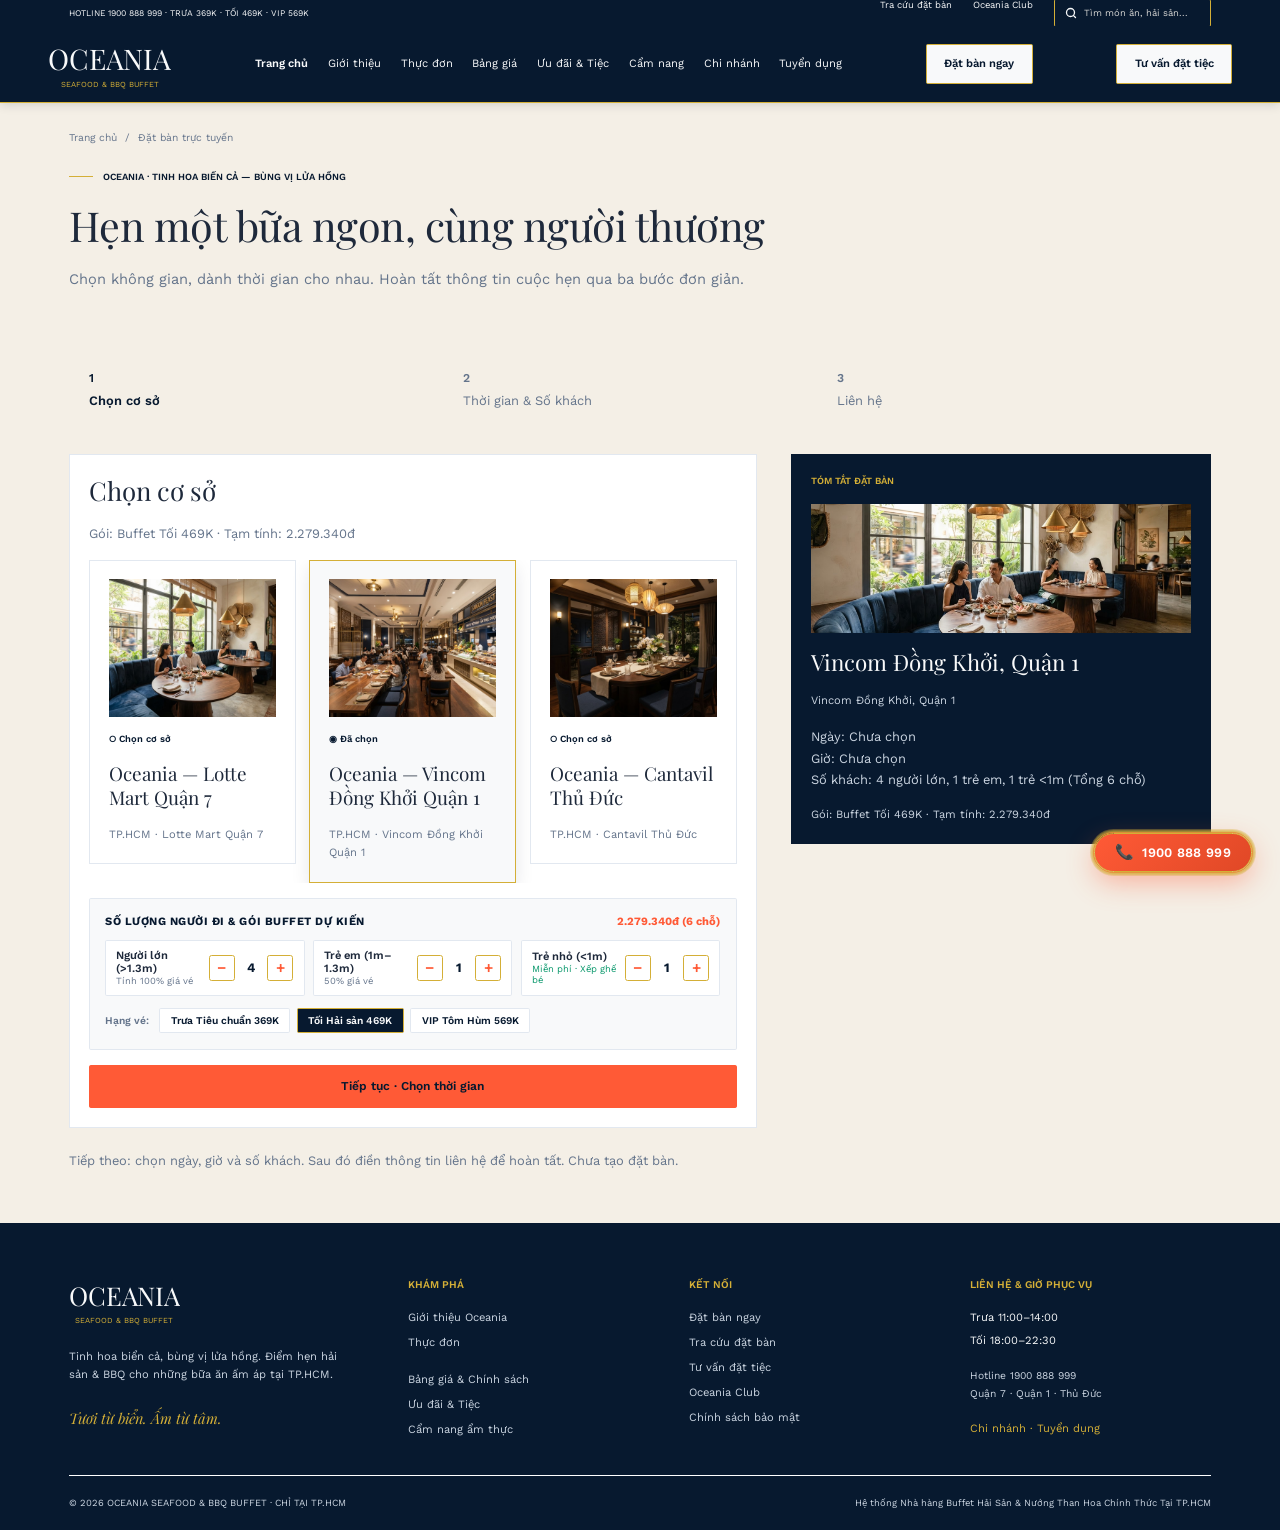
<file: booking.html>
<!DOCTYPE html>
<html lang="vi">
<head>
<meta charset="UTF-8" />
<meta name="viewport" content="width=device-width, initial-scale=1.0" />
<title>Đặt Bàn Trực Tuyến — Oceania Seafood & BBQ Buffet</title>
<link rel="stylesheet" href="assets/css/style.css" />
</head>
<body>
<!-- Global Search Autocomplete Drawer (Figma State S11) -->
<div id="oceania-search-drawer" class="oceania-search-drawer" aria-hidden="true">
<div class="bg-[var(--surface\/card,white)] border border-[var(--brand\/champagne,#d4af37)] border-solid content-stretch flex flex-col gap-[24px] items-start overflow-clip p-[32px] relative shrink-0 w-full" data-node-id="3375:38955" data-name="Tìm kiếm mở rộng">
<div class="content-stretch flex gap-[24px] items-end overflow-clip relative shrink-0 w-full" data-node-id="3375:38956" data-name="Tìm kiếm">
<div class="bg-[var(--surface\/card,white)] border border-[var(--border\/default,#e2e8f0)] border-solid content-stretch flex flex-[1_0_0] flex-col items-start min-h-[78px] min-w-px overflow-clip p-[14px] relative rounded-[2px]" data-node-id="3375:38957" data-name="Trường thông tin">
<div class="[word-break:break-word] font-['Work_Sans:Regular'] font-normal leading-[0] relative shrink-0 text-[#182d36] text-[0px] w-full" data-node-id="3375:38958">
<p class="leading-[1.65] mb-0 text-[#667076] text-[11px]">Tìm món ăn, quầy, nguyên liệu</p>
<p class="leading-[1.65] text-[15px]">cua</p>
</div>
</div>
<div class="content-stretch flex flex-col items-start overflow-clip relative shrink-0 w-[130px]" data-node-id="3375:38959" data-name="Xóa">
<div class="bg-[var(--surface\/card,white)] border border-[var(--border\/default,#e2e8f0)] border-solid content-stretch flex items-center justify-center min-h-[48px] overflow-clip px-[18px] py-[14px] relative rounded-[2px] shrink-0 w-full" data-node-id="3375:38960" data-name="Nút hành động">
<p class="[word-break:break-word] flex-[1_0_0] font-['Work_Sans:SemiBold'] font-semibold leading-[1.4] min-w-px relative text-[14px] text-[color:var(--brand\/ocean,#07192f)] text-center" data-node-id="3375:38961">
                  Xóa
</p>
</div>
</div>
<div class="content-stretch flex flex-col items-start overflow-clip relative shrink-0 w-[130px]" data-node-id="3375:38962" data-name="Đóng">
<div class="bg-[var(--surface\/card,white)] border border-[var(--border\/default,#e2e8f0)] border-solid content-stretch flex items-center justify-center min-h-[48px] overflow-clip px-[18px] py-[14px] relative rounded-[2px] shrink-0 w-full" data-node-id="3375:38963" data-name="Nút hành động">
<a class="[word-break:break-word] block cursor-pointer flex-[1_0_0] font-['Work_Sans:SemiBold'] font-semibold leading-[0] min-w-px relative text-[14px] text-[color:var(--brand\/ocean,#07192f)] text-center" data-node-id="3375:38964">
<p class="leading-[1.4]">Đóng ×</p>
</a>
</div>
</div>
</div>
<p class="[word-break:break-word] font-['Work_Sans:SemiBold'] font-semibold leading-[1.5] relative shrink-0 text-[11px] text-[color:var(--brand\/ocean,#07192f)] w-full" data-node-id="3375:38965">
            GỢI Ý PHÙ HỢP VỚI “CUA”
</p>
<div class="content-stretch flex gap-[24px] items-start overflow-clip relative shrink-0 w-full" data-node-id="3375:38966" data-name="Gợi ý món ăn">
<div class="content-stretch flex flex-col items-start overflow-clip relative shrink-0 w-[350px]" data-node-id="3375:38967" data-name="Món phù hợp">
<div class="content-stretch flex flex-col gap-[14px] items-start overflow-clip relative shrink-0 w-full" data-node-id="3375:38968" data-name="Món ăn">
<div class="h-[230px] relative shrink-0 w-full" data-node-id="3375:38969" data-name="Ảnh chính thức">
<img alt="" class="absolute inset-0 max-w-none object-cover pointer-events-none size-full" src="assets/figma/f1d84.png" />
</div>
<div class="[word-break:break-word] font-['Work_Sans:Regular'] font-normal leading-[0] relative shrink-0 text-[#8d1934] text-[0px] w-full" data-node-id="3375:38970">
<p class="leading-[1.65] mb-0 text-[11px]">Hải sản · Hấp · Không cay</p>
<p class="font-['Playfair_Display:Regular'] leading-[1.65] mb-0 text-[#182d36] text-[25px]">Cua Cà Mau hấp sả</p>
<p class="leading-[1.65] text-[13px]">Xem chi tiết</p>
</div>
</div>
</div>
<div class="content-stretch flex flex-[1_0_0] flex-col gap-[24px] items-start min-w-px overflow-clip relative" data-node-id="3375:38971" data-name="Gợi ý chủ đề">
<p class="[word-break:break-word] font-['Playfair_Display:Regular'] font-normal leading-[1.28] relative shrink-0 text-[28px] text-[color:var(--text\/primary,#1e293b)] w-full" data-node-id="3375:38972">
                Khám phá thêm từ vị biển
</p>
<div class="content-start flex flex-wrap gap-[8px] items-start overflow-clip relative shrink-0 w-full" data-node-id="3375:38973" data-name="Bộ lọc">
<div class="bg-[var(--surface\/card,white)] border border-[var(--border\/default,#e2e8f0)] border-solid content-stretch flex items-start overflow-clip px-[15px] py-[12px] relative rounded-[100px] shrink-0" data-node-id="3375:38974" data-name="Lựa chọn">
<p class="[word-break:break-word] font-['Work_Sans:Regular'] font-normal leading-[normal] relative shrink-0 text-[13px] text-[color:var(--text\/secondary,#64748b)] whitespace-nowrap" data-node-id="3375:38975">
                    Hải sản
</p>
</div>
<div class="bg-[var(--surface\/card,white)] border border-[var(--border\/default,#e2e8f0)] border-solid content-stretch flex items-start overflow-clip px-[15px] py-[12px] relative rounded-[100px] shrink-0" data-node-id="3375:38976" data-name="Lựa chọn">
<p class="[word-break:break-word] font-['Work_Sans:Regular'] font-normal leading-[normal] relative shrink-0 text-[13px] text-[color:var(--text\/secondary,#64748b)] whitespace-nowrap" data-node-id="3375:38977">
                    Quầy hấp
</p>
</div>
<div class="bg-[var(--surface\/card,white)] border border-[var(--border\/default,#e2e8f0)] border-solid content-stretch flex items-start overflow-clip px-[15px] py-[12px] relative rounded-[100px] shrink-0" data-node-id="3375:38978" data-name="Lựa chọn">
<p class="[word-break:break-word] font-['Work_Sans:Regular'] font-normal leading-[normal] relative shrink-0 text-[13px] text-[color:var(--text\/secondary,#64748b)] whitespace-nowrap" data-node-id="3375:38979">
                    Không cay
</p>
</div>
</div>
<div class="[word-break:break-word] font-['Work_Sans:Regular'] font-normal leading-[0] relative shrink-0 text-[15px] text-[color:var(--text\/secondary,#64748b)] w-full" data-node-id="3375:38980">
<p class="leading-[1.65] mb-0">Cua Cà Mau hấp sả · Quầy Hải sản</p>
<p class="leading-[1.65]">Cẩm nang: Vị ngọt nguyên bản từ cua hấp sả</p>
</div>
<div class="bg-[var(--surface\/card,white)] border border-[var(--border\/default,#e2e8f0)] border-solid content-stretch flex items-center justify-center min-h-[48px] overflow-clip px-[18px] py-[14px] relative rounded-[2px] shrink-0 w-full" data-node-id="3375:38981" data-name="Nút hành động">
<p class="[word-break:break-word] flex-[1_0_0] font-['Work_Sans:SemiBold'] font-semibold leading-[1.4] min-w-px relative text-[14px] text-[color:var(--brand\/ocean,#07192f)] text-center" data-node-id="3375:38982">
                  Xem kết quả tìm kiếm
</p>
</div>
<div class="bg-[var(--surface\/sand,#f4efe6)] border-[var(--brand\/champagne,#d4af37)] border-l-2 border-solid content-stretch flex flex-col items-start overflow-clip p-[18px] relative shrink-0 w-full" data-node-id="3375:38983" data-name="Thông báo">
<p class="[word-break:break-word] font-['Work_Sans:Regular'] font-normal leading-[1.65] relative shrink-0 text-[13px] text-[color:var(--text\/secondary,#64748b)] w-full" data-node-id="3375:38984">
                  Thực đơn buffet trọn gói 50+ món — Chỉ chọn vé trưa/tối, không tính thêm tiền từng món trên quầy.
</p>
</div>
</div>
</div>
</div>
</div>

<!-- Global Mobile Navigation Drawer (Figma State S22) -->
<div id="oceania-mobile-drawer" class="oceania-mobile-drawer" aria-hidden="true">
<div class="oceania-mobile-drawer-backdrop"></div>
<div class="oceania-mobile-drawer-panel">
<div class="bg-[var(--brand\/ocean,#07192f)] content-stretch flex flex-col gap-[20px] items-start overflow-clip p-[24px] relative shrink-0 w-full" data-node-id="3375:39491" data-name="Menu điều hướng mở">
<div class="[word-break:break-word] content-stretch flex items-start justify-between overflow-clip relative shrink-0 w-full" data-node-id="3375:39492" data-name="Tiêu đề menu">
<p class="flex-[1_0_0] font-['Work_Sans:SemiBold'] font-semibold leading-[1.5] min-w-px relative text-[11px] text-[color:var(--brand\/champagne,#d4af37)]" data-node-id="3375:39493">
            KHÁM PHÁ OCEANIA
</p>
<p class="font-['Inter:Regular'] font-normal leading-[normal] not-italic relative shrink-0 text-[20px] text-[color:var(--surface\/pearl,#f8f9fa)] whitespace-nowrap" data-node-id="3375:39494">
            ×
</p>
</div>
<div class="bg-[var(--surface\/card,white)] border border-[var(--border\/default,#e2e8f0)] border-solid content-stretch flex flex-col items-start min-h-[78px] overflow-clip p-[14px] relative rounded-[2px] shrink-0 w-full" data-node-id="3375:39495" data-name="Trường thông tin">
<div class="w-full"><label class="block text-[11px] text-[#64748b] mb-[4px]">Tìm kiếm nhanh món ăn & cẩm nang</label><input id="oceania-mobile-search-input" type="text" class="oceania-field-input" placeholder="Tìm cua Cà Mau, bò Wagyu, lẩu..." /><div id="oceania-mobile-search-results" class="mt-[8px]"></div></div>
</div>
<div class="[word-break:break-word] content-stretch flex flex-col font-normal items-start overflow-clip relative shrink-0 w-full whitespace-nowrap" data-node-id="3375:39497" data-name="Các mục chính">
<div class="border-[var(--surface\/card,white)] border-b border-solid content-stretch flex items-center justify-between min-h-[52px] overflow-clip relative shrink-0 w-full" data-node-id="3375:39498" data-name="Mục điều hướng">
<a href="index.html" class="block cursor-pointer font-['Work_Sans:Regular'] leading-[0] relative shrink-0 text-[17px] text-[color:var(--surface\/pearl,#f8f9fa)]" data-node-id="3375:39499">
<p class="leading-[normal]">Trang chủ</p>
</a>
            
</div>
<div class="border-[var(--surface\/card,white)] border-b border-solid content-stretch flex items-center justify-between min-h-[52px] overflow-clip relative shrink-0 w-full" data-node-id="3375:39501" data-name="Mục điều hướng">
<a href="about.html" class="block cursor-pointer font-['Work_Sans:Regular'] leading-[0] relative shrink-0 text-[17px] text-[color:var(--surface\/pearl,#f8f9fa)]" data-node-id="3375:39502">
<p class="leading-[normal]">Giới thiệu</p>
</a>
            
</div>
<div class="border-[var(--surface\/card,white)] border-b border-solid content-stretch flex items-center justify-between min-h-[52px] overflow-clip relative shrink-0 w-full" data-node-id="3375:39504" data-name="Mục điều hướng">
<a href="menu.html" class="block cursor-pointer font-['Work_Sans:Regular'] leading-[0] relative shrink-0 text-[17px] text-[color:var(--surface\/pearl,#f8f9fa)]" data-node-id="3375:39505">
<p class="leading-[normal]">Thực đơn</p>
</a>
            
</div>
<div class="border-[var(--surface\/card,white)] border-b border-solid content-stretch flex items-center justify-between min-h-[52px] overflow-clip relative shrink-0 w-full" data-node-id="3375:39507" data-name="Mục điều hướng">
<a href="pricing.html" class="block cursor-pointer font-['Work_Sans:Regular'] leading-[0] relative shrink-0 text-[17px] text-[color:var(--surface\/pearl,#f8f9fa)]" data-node-id="3375:39508">
<p class="leading-[normal]">Bảng giá</p>
</a>
            
</div>
<div class="border-[var(--surface\/card,white)] border-b border-solid content-stretch flex items-center justify-between min-h-[52px] overflow-clip relative shrink-0 w-full" data-node-id="3375:39510" data-name="Mục điều hướng">
<a href="promotions.html" class="block cursor-pointer font-['Work_Sans:Regular'] leading-[0] relative shrink-0 text-[17px] text-[color:var(--surface\/pearl,#f8f9fa)]" data-node-id="3375:39511">
<p class="leading-[normal]">Ưu đãi &amp; Tiệc</p>
</a>
            
</div>
<div class="border-[var(--surface\/card,white)] border-b border-solid content-stretch flex items-center justify-between min-h-[52px] overflow-clip relative shrink-0 w-full" data-node-id="3375:39513" data-name="Mục điều hướng">
<a href="blog.html" class="block cursor-pointer font-['Work_Sans:Regular'] leading-[0] relative shrink-0 text-[17px] text-[color:var(--surface\/pearl,#f8f9fa)]" data-node-id="3375:39514">
<p class="leading-[normal]">Cẩm nang</p>
</a>
            
</div>
<div class="border-[var(--surface\/card,white)] border-b border-solid content-stretch flex items-center justify-between min-h-[52px] overflow-clip relative shrink-0 w-full" data-node-id="3375:39516" data-name="Mục điều hướng">
<a href="locations.html" class="block cursor-pointer font-['Work_Sans:Regular'] leading-[0] relative shrink-0 text-[17px] text-[color:var(--surface\/pearl,#f8f9fa)]" data-node-id="3375:39517">
<p class="leading-[normal]">Chi nhánh</p>
</a>
<a href="careers.html" class="block cursor-pointer font-['Work_Sans:Regular'] leading-[0] relative shrink-0 text-[17px] text-[color:var(--surface\/pearl,#f8f9fa)]" data-name="Tuyển dụng">
<p class="leading-[normal]">Tuyển dụng</p>
</a>
            
</div>
</div>
<div class="bg-[var(--surface\/card,white)] border border-[var(--border\/default,#e2e8f0)] border-solid content-stretch flex items-center justify-center min-h-[48px] overflow-clip px-[18px] py-[14px] relative rounded-[2px] shrink-0 w-full" data-node-id="3375:39519" data-name="Nút hành động">
<a href="booking.html" class="[word-break:break-word] block cursor-pointer flex-[1_0_0] font-['Work_Sans:SemiBold'] font-semibold leading-[0] min-w-px relative text-[14px] text-[color:var(--brand\/ocean,#07192f)] text-center" data-node-id="3375:39520">
<p class="leading-[1.4]">Đặt bàn ngay</p>
</a>
</div>
<div class="content-stretch flex gap-[16px] items-start overflow-clip relative shrink-0 w-full" data-node-id="3375:39521" data-name="Liên kết bổ sung">
<div class="bg-[var(--surface\/card,white)] border border-[var(--border\/default,#e2e8f0)] border-solid content-stretch flex flex-[1_0_0] items-center justify-center min-h-[48px] min-w-px overflow-clip px-[18px] py-[14px] relative rounded-[2px]" data-node-id="3375:39522" data-name="Nút hành động">
<a href="booking-lookup.html" class="[word-break:break-word] block cursor-pointer flex-[1_0_0] font-['Work_Sans:SemiBold'] font-semibold leading-[0] min-w-px relative text-[14px] text-[color:var(--brand\/ocean,#07192f)] text-center" data-node-id="3375:39523">
<p class="leading-[1.4]">Tra cứu đặt bàn</p>
</a>
</div>
<div class="bg-[var(--surface\/card,white)] border border-[var(--border\/default,#e2e8f0)] border-solid content-stretch flex flex-[1_0_0] items-center justify-center min-h-[48px] min-w-px overflow-clip px-[18px] py-[14px] relative rounded-[2px]" data-node-id="3375:39524" data-name="Nút hành động">
<a href="reviews.html" class="[word-break:break-word] block cursor-pointer flex-[1_0_0] font-['Work_Sans:SemiBold'] font-semibold leading-[0] min-w-px relative text-[14px] text-[color:var(--brand\/ocean,#07192f)] text-center" data-node-id="3375:39525">
<p class="leading-[1.4]">Oceania Club</p>
</a>
</div>
</div>
<p class="[word-break:break-word] font-['Work_Sans:Regular'] font-normal leading-[1.65] relative shrink-0 text-[#cbd5e1] text-[13px] w-full" data-node-id="3375:39526">
          Hotline 1900 888 999 · TP.HCM
</p>
</div>
</div>
</div>

<!-- Desktop View (1440px Figma Frame) -->
<div class="oceania-desktop-view">
<div
      class="bg-[var(--surface\/sand,#f4efe6)] content-stretch flex flex-col items-start relative size-full"
      data-node-id="3361:12456"
      data-name="03 — Đặt bàn trực tuyến"
    >
<div class="bg-[var(--brand\/ocean,#07192f)] content-stretch flex flex-col items-start overflow-clip relative shrink-0 w-full" data-node-id="3375:463" data-name="Điều hướng">
<div class="bg-[var(--brand\/ocean,#07192f)] content-stretch flex h-[30px] items-center justify-between overflow-clip px-[80px] relative shrink-0 w-full" data-node-id="3375:464" data-name="Guest services">
<p class="[word-break:break-word] font-['Work_Sans:Regular'] font-normal leading-[normal] relative shrink-0 text-[10px] text-[color:var(--surface\/pearl,#f8f9fa)] whitespace-nowrap" data-node-id="3375:465">
            HOTLINE 1900 888 999 · TRƯA 369K · TỐI 469K · VIP 569K
</p>
<div class="content-stretch flex gap-[24px] items-start overflow-clip relative shrink-0" data-node-id="3375:466" data-name="Secondary links">
<a href="booking-lookup.html" class="[word-break:break-word] block cursor-pointer font-['Work_Sans:Regular'] font-normal leading-[0] relative shrink-0 text-[11px] text-[color:var(--surface\/pearl,#f8f9fa)] whitespace-nowrap" data-node-id="3375:467">
<p class="leading-[normal]">Tra cứu đặt bàn</p>
</a>
<a href="reviews.html" class="[word-break:break-word] block cursor-pointer font-['Work_Sans:Regular'] font-normal leading-[0] relative shrink-0 text-[11px] text-[color:var(--surface\/pearl,#f8f9fa)] whitespace-nowrap" data-node-id="3375:468">
<p class="leading-[normal]">Oceania Club</p>
</a>
<div class="bg-[var(--brand\/ocean,#07192f)] border border-[var(--brand\/champagne,#d4af37)] border-solid content-stretch flex gap-[8px] items-center overflow-clip px-[12px] py-[8px] relative rounded-[2px] shrink-0" data-node-id="3375:469" data-name="Search field">
<div class="relative shrink-0 size-[14px]" data-node-id="3375:470" data-name="search">
<img alt="" class="absolute block inset-0 max-w-none size-full" src="assets/figma/f5e0f.svg" />
</div>
<input type="text" class="oceania-header-search-input" placeholder="Tìm món ăn, hải sản..." aria-label="Tìm món ăn" />
</div>
</div>
</div>
<div class="border-[var(--brand\/champagne,#d4af37)] border-b border-solid content-stretch flex h-[90px] items-center justify-between overflow-clip px-[56px] relative shrink-0 w-full" data-node-id="3375:473" data-name="Main navigation">
<div class="[word-break:break-word] content-stretch flex flex-col font-normal gap-[4px] items-center overflow-clip relative shrink-0 whitespace-nowrap" data-node-id="3375:474" data-name="Oceania wordmark">
<a href="index.html" class="block cursor-pointer font-['Playfair_Display:Regular'] leading-[0] relative shrink-0 text-[33px] text-[color:var(--surface\/pearl,#f8f9fa)]" data-node-id="3375:475">
<p class="leading-[normal]">OCEANIA</p>
</a>
<p class="font-['Work_Sans:Regular'] leading-[normal] relative shrink-0 text-[9px] text-[color:var(--brand\/champagne,#d4af37)]" data-node-id="3375:476">SEAFOOD &amp; BBQ BUFFET</p>
</div>
<div class="content-stretch flex gap-[23px] items-center overflow-clip relative shrink-0" data-node-id="3375:477" data-name="Page links">
<div class="border-[var(--brand\/champagne,#d4af37)] border-b border-solid content-stretch flex flex-col items-start overflow-clip pb-[8px] pt-[9px] relative shrink-0" data-node-id="3375:478" data-name="Navigation item">
<a href="index.html" class="[word-break:break-word] block cursor-pointer font-['Work_Sans:SemiBold'] font-semibold leading-[0] relative shrink-0 text-[13px] text-[color:var(--surface\/pearl,#f8f9fa)] whitespace-nowrap" data-node-id="3375:479">
<p class="leading-[normal]">Trang chủ</p>
</a>
</div>
<div class="border-[var(--brand\/champagne,#d4af37)] border-b border-solid content-stretch flex flex-col items-start overflow-clip pb-[8px] pt-[9px] relative shrink-0" data-node-id="3375:480" data-name="Navigation item">
<a href="about.html" class="[word-break:break-word] block cursor-pointer font-['Work_Sans:Regular'] font-normal leading-[0] relative shrink-0 text-[13px] text-[color:var(--surface\/pearl,#f8f9fa)] whitespace-nowrap" data-node-id="3375:481">
<p class="leading-[normal]">Giới thiệu</p>
</a>
</div>
<div class="border-[var(--brand\/champagne,#d4af37)] border-b border-solid content-stretch flex flex-col items-start overflow-clip pb-[8px] pt-[9px] relative shrink-0" data-node-id="3375:482" data-name="Navigation item">
<a href="menu.html" class="[word-break:break-word] block cursor-pointer font-['Work_Sans:Regular'] font-normal leading-[0] relative shrink-0 text-[13px] text-[color:var(--surface\/pearl,#f8f9fa)] whitespace-nowrap" data-node-id="3375:483">
<p class="leading-[normal]">Thực đơn</p>
</a>
</div>
<div class="border-[var(--brand\/champagne,#d4af37)] border-b border-solid content-stretch flex flex-col items-start overflow-clip pb-[8px] pt-[9px] relative shrink-0" data-node-id="3375:484" data-name="Navigation item">
<a href="pricing.html" class="[word-break:break-word] block cursor-pointer font-['Work_Sans:Regular'] font-normal leading-[0] relative shrink-0 text-[13px] text-[color:var(--surface\/pearl,#f8f9fa)] whitespace-nowrap" data-node-id="3375:485">
<p class="leading-[normal]">Bảng giá</p>
</a>
</div>
<div class="border-[var(--brand\/champagne,#d4af37)] border-b border-solid content-stretch flex flex-col items-start overflow-clip pb-[8px] pt-[9px] relative shrink-0" data-node-id="3375:486" data-name="Navigation item">
<a href="promotions.html" class="[word-break:break-word] block cursor-pointer font-['Work_Sans:Regular'] font-normal leading-[0] relative shrink-0 text-[13px] text-[color:var(--surface\/pearl,#f8f9fa)] whitespace-nowrap" data-node-id="3375:487">
<p class="leading-[normal]">Ưu đãi &amp; Tiệc</p>
</a>
</div>
<div class="border-[var(--brand\/champagne,#d4af37)] border-b border-solid content-stretch flex flex-col items-start overflow-clip pb-[8px] pt-[9px] relative shrink-0" data-node-id="3375:488" data-name="Navigation item">
<a href="blog.html" class="[word-break:break-word] block cursor-pointer font-['Work_Sans:Regular'] font-normal leading-[0] relative shrink-0 text-[13px] text-[color:var(--surface\/pearl,#f8f9fa)] whitespace-nowrap" data-node-id="3375:489">
<p class="leading-[normal]">Cẩm nang</p>
</a>
</div>
<div class="border-[var(--brand\/champagne,#d4af37)] border-b border-solid content-stretch flex flex-col items-start overflow-clip pb-[8px] pt-[9px] relative shrink-0" data-node-id="3375:490" data-name="Navigation item">
<a href="locations.html" class="[word-break:break-word] block cursor-pointer font-['Work_Sans:Regular'] font-normal leading-[0] relative shrink-0 text-[13px] text-[color:var(--surface\/pearl,#f8f9fa)] whitespace-nowrap" data-node-id="3375:491">
<p class="leading-[normal]">Chi nhánh</p>
</a>
</div>
<div class="border-[rgba(0,0,0,0)] border-b border-solid content-stretch flex flex-col items-start overflow-clip pb-[8px] pt-[9px] relative shrink-0" data-name="Tuyển dụng">
<a class="[word-break:break-word] block cursor-pointer font-['Work_Sans:Regular'] font-normal leading-[0] relative shrink-0 text-[13px] text-[color:var(--surface\/pearl,#f8f9fa)] whitespace-nowrap" href="careers.html">
<p class="leading-[normal]">Tuyển dụng</p>
</a>
</div>
</div>
<div class="bg-[var(--surface\/pearl,#f8f9fa)] border border-[var(--brand\/champagne,#d4af37)] border-solid content-stretch flex items-start overflow-clip px-[20px] py-[14px] relative rounded-[2px] shrink-0" data-node-id="3375:492" data-name="Booking action">
<p class="[word-break:break-word] font-['Work_Sans:SemiBold'] font-semibold leading-[normal] relative shrink-0 text-[13px] text-[color:var(--brand\/ocean,#07192f)] whitespace-nowrap" data-node-id="3375:493">
              Đặt bàn ngay
</p>
</div>
<div class="bg-[var(--surface\/pearl,#f8f9fa)] border border-[var(--brand\/champagne,#d4af37)] border-solid content-stretch flex items-start overflow-clip px-[20px] py-[14px] relative rounded-[2px] shrink-0" data-node-id="3375:494" data-name="Consultation action">
<a href="promotions.html#party-consultation-section" class="[word-break:break-word] block cursor-pointer font-['Work_Sans:SemiBold'] font-semibold leading-[0] relative shrink-0 text-[13px] text-[color:var(--brand\/ocean,#07192f)] whitespace-nowrap" data-node-id="3375:495">
<p class="leading-[normal]">Tư vấn đặt tiệc</p>
</a>
</div>
</div>
</div>
<div class="bg-[var(--surface\/sand,#f4efe6)] content-stretch flex flex-col gap-[24px] items-start min-h-[240px] overflow-clip pb-[48px] pt-[32px] px-[80px] relative shrink-0 w-full" data-node-id="3361:12486" data-name="Mở đầu trang">
<p class="[word-break:break-word] font-['Work_Sans:Regular'] font-normal leading-[normal] min-w-full relative shrink-0 text-[12px] text-[color:var(--text\/secondary,#64748b)] w-[min-content] whitespace-pre-wrap" data-node-id="3361:12487">Trang chủ  /  Đặt bàn trực tuyến</p>
<div class="content-stretch flex flex-col gap-[18px] items-start overflow-clip pt-[8px] relative shrink-0 w-[930px]" data-node-id="3361:12488" data-name="Lời mở">
<div class="content-stretch flex gap-[12px] items-center overflow-clip relative shrink-0" data-node-id="3361:12489" data-name="Nhãn biên tập">
<div class="bg-[var(--brand\/champagne,#d4af37)] h-px relative shrink-0 w-[28px]" data-node-id="3361:12490" data-name="Dấu nhấn"></div>
<p class="[word-break:break-word] font-['Work_Sans:SemiBold'] font-semibold leading-[normal] relative shrink-0 text-[11px] text-[color:var(--brand\/ocean,#07192f)] uppercase whitespace-nowrap" data-node-id="3361:12491">
              Oceania · Tinh hoa biển cả — Bùng vị lửa hồng
</p>
</div>
<p class="[word-break:break-word] font-['Playfair_Display:Regular'] font-normal leading-[1.3] min-w-full relative shrink-0 text-[48px] text-[color:var(--text\/primary,#1e293b)] tracking-[-0.6px] w-[min-content]" data-node-id="3361:12492">
            Hẹn một bữa ngon, cùng người thương
</p>
<p class="[word-break:break-word] font-['Work_Sans:Regular'] font-normal leading-[1.7] min-w-full relative shrink-0 text-[17px] text-[color:var(--text\/secondary,#64748b)] w-[min-content]" data-node-id="3361:12493">
            Chọn không gian, dành thời gian cho nhau. Hoàn tất thông tin cuộc hẹn qua ba bước đơn giản.
</p>
</div>
</div>
      
<div id="oceania-booking-wizard" class="w-full">
<div id="booking-step-1" class="oceania-wizard-pane active"><div class="bg-[var(--surface\/sand,#f4efe6)] content-stretch flex flex-col gap-[28px] items-start overflow-clip pb-[60px] pt-[20px] px-[80px] relative shrink-0 w-full" data-node-id="3379:39609" data-name="Bước 1 — Chọn cơ sở">
<div class="[word-break:break-word] bg-[var(--surface\/sand,#f4efe6)] content-stretch flex gap-[24px] items-start overflow-clip p-[24px] relative shrink-0 w-full" data-node-id="3379:39610" data-name="Tiến trình đặt bàn">
<div class="content-stretch flex flex-[1_0_0] flex-col font-['Work_Sans:SemiBold'] font-semibold gap-[8px] items-start min-w-px overflow-clip relative text-[color:var(--brand\/ocean,#07192f)]" data-node-id="3379:39611" data-name="Bước đặt bàn">
<p class="leading-[normal] relative shrink-0 text-[14px] whitespace-nowrap" data-node-id="3379:39612">
              1
</p>
<p class="leading-[1.4] min-w-full relative shrink-0 text-[15px] w-[min-content]" data-node-id="3379:39613">
              Chọn cơ sở
</p>
</div>
<div class="content-stretch flex flex-[1_0_0] flex-col gap-[8px] items-start min-w-px overflow-clip relative text-[color:var(--text\/secondary,#64748b)]" data-node-id="3379:39614" data-name="Bước đặt bàn">
<p class="font-['Work_Sans:SemiBold'] font-semibold leading-[normal] relative shrink-0 text-[14px] whitespace-nowrap" data-node-id="3379:39615">
              2
</p>
<p class="font-['Work_Sans:Regular'] font-normal leading-[1.4] min-w-full relative shrink-0 text-[15px] w-[min-content]" data-node-id="3379:39616">Thời gian &amp; Số khách</p>
</div>
<div class="content-stretch flex flex-[1_0_0] flex-col gap-[8px] items-start min-w-px overflow-clip relative text-[color:var(--text\/secondary,#64748b)]" data-node-id="3379:39617" data-name="Bước đặt bàn">
<p class="font-['Work_Sans:SemiBold'] font-semibold leading-[normal] relative shrink-0 text-[14px] whitespace-nowrap" data-node-id="3379:39618">
              3
</p>
<p class="font-['Work_Sans:Regular'] font-normal leading-[1.4] min-w-full relative shrink-0 text-[15px] w-[min-content]" data-node-id="3379:39619">
              Liên hệ
</p>
</div>
</div>
<div class="content-stretch flex gap-[40px] items-start overflow-clip relative shrink-0 w-full" data-node-id="3379:39620" data-name="Đặt bàn và tóm tắt">
<div class="content-stretch flex flex-col gap-[26px] items-start overflow-clip relative shrink-0 w-[800px]" data-node-id="3379:39621" data-name="Chọn cơ sở">
<div class="bg-[var(--surface\/card,white)] border border-[var(--border\/default,#e2e8f0)] border-solid content-stretch flex flex-col gap-[18px] items-start overflow-clip p-[22px] relative shrink-0 w-full" data-node-id="3379:39622" data-name="Thẻ nội dung">
<p class="[word-break:break-word] font-['Playfair_Display:Regular'] font-normal leading-[1.28] relative shrink-0 text-[30px] text-[color:var(--text\/primary,#1e293b)] w-full" data-node-id="3379:39623">
                Chọn cơ sở
</p>
<p class="[word-break:break-word] font-['Work_Sans:Regular'] font-normal leading-[1.65] relative shrink-0 text-[15px] text-[color:var(--text\/secondary,#64748b)] w-full" data-node-id="3379:39624">
                Chọn cơ sở để tiếp tục đặt bàn. Giá tham khảo: Trưa 369K · Tối 469K · VIP 569K.
</p>
<div class="content-stretch flex gap-[16px] items-start overflow-clip relative shrink-0 w-full" data-node-id="3379:39625" data-name="Lựa chọn cơ sở">
<div class="bg-[var(--surface\/card,white)] border border-[var(--border\/default,#e2e8f0)] border-solid content-stretch flex flex-[1_0_0] flex-col gap-[18px] items-start min-w-px overflow-clip p-[22px] relative" data-node-id="3379:39626" data-name="Thẻ nội dung">
<div class="h-[160px] relative shrink-0 w-full" data-node-id="3379:39627" data-name="Ảnh chính thức">
<img alt="" class="absolute inset-0 max-w-none object-cover pointer-events-none size-full" src="assets/figma/da2f6.png" />
</div>
<p class="[word-break:break-word] font-['Work_Sans:SemiBold'] font-semibold leading-[1.5] relative shrink-0 text-[11px] text-[color:var(--brand\/ocean,#07192f)] w-full" data-node-id="3379:39628">
                    ◉ Đã chọn
</p>
<p class="[word-break:break-word] font-['Playfair_Display:Regular'] font-normal leading-[1.28] relative shrink-0 text-[22px] text-[color:var(--text\/primary,#1e293b)] w-full" data-node-id="3379:39629">
                    Oceania — Lotte Mart Quận 7
</p>
<p class="[word-break:break-word] font-['Work_Sans:Regular'] font-normal leading-[1.65] relative shrink-0 text-[13px] text-[color:var(--text\/secondary,#64748b)] w-full" data-node-id="3379:39630">
                    TP.HCM · Lotte Mart Quận 7
</p>
</div>
<div class="bg-[var(--surface\/card,white)] border border-[var(--border\/default,#e2e8f0)] border-solid content-stretch flex flex-[1_0_0] flex-col gap-[18px] items-start min-w-px overflow-clip p-[22px] relative" data-node-id="3379:39631" data-name="Thẻ nội dung">
<div class="h-[160px] relative shrink-0 w-full" data-node-id="3379:39632" data-name="Ảnh chính thức">
<img alt="" class="absolute inset-0 max-w-none object-cover pointer-events-none size-full" src="assets/figma/af49c.png" />
</div>
<p class="[word-break:break-word] font-['Work_Sans:SemiBold'] font-semibold leading-[1.5] relative shrink-0 text-[11px] text-[color:var(--brand\/ocean,#07192f)] w-full" data-node-id="3379:39633">
                    ○ Chọn cơ sở
</p>
<p class="[word-break:break-word] font-['Playfair_Display:Regular'] font-normal leading-[1.28] relative shrink-0 text-[22px] text-[color:var(--text\/primary,#1e293b)] w-full" data-node-id="3379:39634">
                    Oceania — Vincom Đồng Khởi Quận 1
</p>
<p class="[word-break:break-word] font-['Work_Sans:Regular'] font-normal leading-[1.65] relative shrink-0 text-[13px] text-[color:var(--text\/secondary,#64748b)] w-full" data-node-id="3379:39635">
                    TP.HCM · Vincom Đồng Khởi Quận 1
</p>
</div>
<div class="bg-[var(--surface\/card,white)] border border-[var(--border\/default,#e2e8f0)] border-solid content-stretch flex flex-[1_0_0] flex-col gap-[18px] items-start min-w-px overflow-clip p-[22px] relative" data-node-id="3379:39636" data-name="Thẻ nội dung">
<div class="h-[160px] relative shrink-0 w-full" data-node-id="3379:39637" data-name="Ảnh chính thức">
<img alt="" class="absolute inset-0 max-w-none object-cover pointer-events-none size-full" src="assets/figma/52fca.png" />
</div>
<p class="[word-break:break-word] font-['Work_Sans:SemiBold'] font-semibold leading-[1.5] relative shrink-0 text-[11px] text-[color:var(--brand\/ocean,#07192f)] w-full" data-node-id="3379:39638">
                    ○ Chọn cơ sở
</p>
<p class="[word-break:break-word] font-['Playfair_Display:Regular'] font-normal leading-[1.28] relative shrink-0 text-[22px] text-[color:var(--text\/primary,#1e293b)] w-full" data-node-id="3379:39639">
                    Oceania — Cantavil Thủ Đức
</p>
<p class="[word-break:break-word] font-['Work_Sans:Regular'] font-normal leading-[1.65] relative shrink-0 text-[13px] text-[color:var(--text\/secondary,#64748b)] w-full" data-node-id="3379:39640">
                    TP.HCM · Cantavil Thủ Đức
</p>
</div>
</div>
<div class="bg-[var(--brand\/coral,#ff5a36)] border border-[var(--brand\/coral,#ff5a36)] border-solid content-stretch flex items-center justify-center min-h-[48px] overflow-clip px-[18px] py-[14px] relative rounded-[2px] shrink-0 w-full" data-node-id="3379:39641" data-name="Nút hành động">
<a class="[word-break:break-word] block cursor-pointer flex-[1_0_0] font-['Work_Sans:SemiBold'] font-semibold leading-[0] min-w-px relative text-[14px] text-[color:var(--brand\/ocean,#07192f)] text-center" data-node-id="3379:39642">
<p class="leading-[1.4]">Tiếp tục · Chọn thời gian</p>
</a>
</div>
</div>
<p class="[word-break:break-word] font-['Work_Sans:Regular'] font-normal leading-[1.65] relative shrink-0 text-[15px] text-[color:var(--text\/secondary,#64748b)] w-full" data-node-id="3379:39643">
              Tiếp theo: chọn ngày, giờ và số khách. Sau đó điền thông tin liên hệ để hoàn tất. Chưa tạo đặt bàn.
</p>
</div>
<div class="content-stretch flex flex-[1_0_0] flex-col items-start min-w-px overflow-clip relative" data-node-id="3379:39644" data-name="Tóm tắt">
<div class="bg-[var(--brand\/ocean,#07192f)] border border-[var(--brand\/ocean,#07192f)] border-solid content-stretch flex flex-col gap-[18px] items-start overflow-clip p-[22px] relative shrink-0 w-full" data-node-id="3379:39645" data-name="Thẻ nội dung">
<p class="[word-break:break-word] font-['Work_Sans:SemiBold'] font-semibold leading-[1.5] relative shrink-0 text-[11px] text-[color:var(--brand\/champagne,#d4af37)] w-full" data-node-id="3379:39646">
                TÓM TẮT ĐẶT BÀN
</p>
<div class="h-[150px] relative shrink-0 w-full" data-node-id="3379:39647" data-name="Ảnh chính thức">
<img alt="" class="absolute inset-0 max-w-none object-cover pointer-events-none size-full" src="assets/figma/da2f6.png" />
</div>
<p class="[word-break:break-word] font-['Playfair_Display:Regular'] font-normal leading-[1.28] relative shrink-0 text-[26px] text-[color:var(--surface\/pearl,#f8f9fa)] w-full" data-node-id="3379:39648">
                Oceania — Lotte Mart Quận 7
</p>
<p class="[word-break:break-word] font-['Work_Sans:Regular'] font-normal leading-[1.65] relative shrink-0 text-[#cbd5e1] text-[13px] w-full" data-node-id="3379:39649">
                TP.HCM · Lotte Mart Quận 7
</p>
<div class="[word-break:break-word] font-['Work_Sans:Regular'] font-normal leading-[0] relative shrink-0 text-[#cbd5e1] text-[15px] w-full" data-node-id="3379:39650">
<p class="leading-[1.65] mb-0">Ngày: Chưa chọn</p>
<p class="leading-[1.65] mb-0">Giờ: Chưa chọn</p>
<p class="leading-[1.65]">Số khách: Chưa chọn</p>
</div>
<p class="[word-break:break-word] font-['Work_Sans:Regular'] font-normal leading-[1.65] relative shrink-0 text-[#cbd5e1] text-[13px] w-full" data-node-id="3379:39651">
                Giá tham khảo: Trưa 369K · Tối 469K · VIP 569K. Chọn bước 2 để tính tổng.
</p>
</div>
</div>
</div>
</div></div>
<div id="booking-step-2" class="oceania-wizard-pane"><div class="content-stretch flex flex-col gap-[28px] items-start overflow-clip pb-[60px] pt-[20px] px-[80px] relative shrink-0 w-full" data-node-id="3375:38316" data-name="Nội dung trạng thái">
<div class="[word-break:break-word] bg-[var(--surface\/sand,#f4efe6)] content-stretch flex gap-[24px] items-start overflow-clip p-[24px] relative shrink-0 w-full" data-node-id="3375:38317" data-name="Tiến trình đặt bàn">
<div class="content-stretch flex flex-[1_0_0] flex-col gap-[8px] items-start min-w-px overflow-clip relative text-[color:var(--text\/secondary,#64748b)]" data-node-id="3375:38318" data-name="Bước đặt bàn">
<p class="font-['Work_Sans:SemiBold'] font-semibold leading-[normal] relative shrink-0 text-[14px] whitespace-nowrap" data-node-id="3375:38319">
              ✓
</p>
<p class="font-['Work_Sans:Regular'] font-normal leading-[1.4] min-w-full relative shrink-0 text-[15px] w-[min-content]" data-node-id="3375:38320">
              Chọn cơ sở
</p>
</div>
<div class="content-stretch flex flex-[1_0_0] flex-col font-['Work_Sans:SemiBold'] font-semibold gap-[8px] items-start min-w-px overflow-clip relative text-[color:var(--brand\/ocean,#07192f)]" data-node-id="3375:38321" data-name="Bước đặt bàn">
<p class="leading-[normal] relative shrink-0 text-[14px] whitespace-nowrap" data-node-id="3375:38322">
              2
</p>
<p class="leading-[1.4] min-w-full relative shrink-0 text-[15px] w-[min-content]" data-node-id="3375:38323">Thời gian &amp; Số khách</p>
</div>
<div class="content-stretch flex flex-[1_0_0] flex-col gap-[8px] items-start min-w-px overflow-clip relative text-[color:var(--text\/secondary,#64748b)]" data-node-id="3375:38324" data-name="Bước đặt bàn">
<p class="font-['Work_Sans:SemiBold'] font-semibold leading-[normal] relative shrink-0 text-[14px] whitespace-nowrap" data-node-id="3375:38325">
              3
</p>
<p class="font-['Work_Sans:Regular'] font-normal leading-[1.4] min-w-full relative shrink-0 text-[15px] w-[min-content]" data-node-id="3375:38326">
              Liên hệ
</p>
</div>
</div>
<div class="content-stretch flex gap-[40px] items-start overflow-clip relative shrink-0 w-full" data-node-id="3375:38327" data-name="Đặt bàn và tóm tắt">
<div class="content-stretch flex flex-col items-start overflow-clip relative shrink-0 w-[800px]" data-node-id="3375:38328" data-name="Thời gian và số khách">
<div class="bg-[var(--surface\/card,white)] border border-[var(--border\/default,#e2e8f0)] border-solid content-stretch flex flex-col gap-[18px] items-start overflow-clip p-[22px] relative shrink-0 w-full" data-node-id="3375:38329" data-name="Thẻ nội dung">
<p class="[word-break:break-word] font-['Playfair_Display:Regular'] font-normal leading-[1.28] relative shrink-0 text-[30px] text-[color:var(--text\/primary,#1e293b)] w-full" data-node-id="3375:38330">Thời gian &amp; Số khách</p>
<p class="[word-break:break-word] font-['Work_Sans:Regular'] font-normal leading-[1.65] relative shrink-0 text-[15px] text-[color:var(--text\/secondary,#64748b)] w-full" data-node-id="3375:38331">
                ✓ Oceania — Quận 7 · TP.HCM
</p>
<div class="bg-[var(--surface\/card,white)] border border-[var(--border\/default,#e2e8f0)] border-solid content-stretch flex flex-col gap-[18px] items-start overflow-clip p-[22px] relative shrink-0 w-full" data-node-id="3375:38332" data-name="Thẻ nội dung">
<div class="[word-break:break-word] content-stretch flex font-normal items-start justify-between overflow-clip relative shrink-0 w-full" data-node-id="3375:38333" data-name="Tháng lịch">
<p class="flex-[1_0_0] font-['Playfair_Display:Regular'] leading-[1.28] min-w-px relative text-[25px] text-[color:var(--text\/primary,#1e293b)]" data-node-id="3375:38334">
                    Tháng 10, 2026
</p>
<p class="font-['Inter:Regular'] leading-[normal] not-italic relative shrink-0 text-[22px] text-[color:var(--brand\/coral,#ff5a36)] whitespace-pre" data-node-id="3375:38335">‹   ›</p>
</div>
<div class="[word-break:break-word] content-stretch flex font-['Work_Sans:Regular'] font-normal gap-[6px] items-start leading-[normal] overflow-clip relative shrink-0 text-[13px] text-[color:var(--text\/secondary,#64748b)] text-center w-full" data-node-id="3375:38336" data-name="Ngày trong tuần">
<p class="flex-[1_0_0] min-w-px relative" data-node-id="3375:38337">
                    T2
</p>
<p class="flex-[1_0_0] min-w-px relative" data-node-id="3375:38338">
                    T3
</p>
<p class="flex-[1_0_0] min-w-px relative" data-node-id="3375:38339">
                    T4
</p>
<p class="flex-[1_0_0] min-w-px relative" data-node-id="3375:38340">
                    T5
</p>
<p class="flex-[1_0_0] min-w-px relative" data-node-id="3375:38341">
                    T6
</p>
<p class="flex-[1_0_0] min-w-px relative" data-node-id="3375:38342">
                    T7
</p>
<p class="flex-[1_0_0] min-w-px relative" data-node-id="3375:38343">
                    CN
</p>
</div>
<div class="content-stretch flex gap-[6px] items-start overflow-clip relative shrink-0 w-full" data-node-id="3375:38344" data-name="Tuần">
<div class="bg-[var(--surface\/card,white)] content-stretch flex flex-[1_0_0] h-[42px] items-center justify-center min-w-px overflow-clip relative" data-node-id="3375:38345" data-name="Ngày">
<p class="[word-break:break-word] font-['Work_Sans:Regular'] font-normal leading-[normal] relative shrink-0 text-[14px] text-[color:var(--text\/primary,#1e293b)] whitespace-nowrap" data-node-id="3375:38346"></p>
</div>
<div class="bg-[var(--surface\/card,white)] content-stretch flex flex-[1_0_0] h-[42px] items-center justify-center min-w-px overflow-clip relative" data-node-id="3375:38347" data-name="Ngày">
<p class="[word-break:break-word] font-['Work_Sans:Regular'] font-normal leading-[normal] relative shrink-0 text-[14px] text-[color:var(--text\/primary,#1e293b)] whitespace-nowrap" data-node-id="3375:38348"></p>
</div>
<div class="bg-[var(--surface\/card,white)] content-stretch flex flex-[1_0_0] h-[42px] items-center justify-center min-w-px overflow-clip relative" data-node-id="3375:38349" data-name="Ngày">
<p class="[word-break:break-word] font-['Work_Sans:Regular'] font-normal leading-[normal] relative shrink-0 text-[14px] text-[color:var(--text\/primary,#1e293b)] whitespace-nowrap" data-node-id="3375:38350"></p>
</div>
<div class="bg-[var(--surface\/card,white)] content-stretch flex flex-[1_0_0] h-[42px] items-center justify-center min-w-px overflow-clip relative" data-node-id="3375:38351" data-name="Ngày">
<p class="[word-break:break-word] font-['Work_Sans:Regular'] font-normal leading-[normal] relative shrink-0 text-[#b7b6b0] text-[14px] whitespace-nowrap" data-node-id="3375:38352">
                      1
</p>
</div>
<div class="bg-[var(--surface\/card,white)] content-stretch flex flex-[1_0_0] h-[42px] items-center justify-center min-w-px overflow-clip relative" data-node-id="3375:38353" data-name="Ngày">
<p class="[word-break:break-word] font-['Work_Sans:Regular'] font-normal leading-[normal] relative shrink-0 text-[#b7b6b0] text-[14px] whitespace-nowrap" data-node-id="3375:38354">
                      2
</p>
</div>
<div class="bg-[var(--surface\/card,white)] content-stretch flex flex-[1_0_0] h-[42px] items-center justify-center min-w-px overflow-clip relative" data-node-id="3375:38355" data-name="Ngày">
<p class="[word-break:break-word] font-['Work_Sans:Regular'] font-normal leading-[normal] relative shrink-0 text-[#b7b6b0] text-[14px] whitespace-nowrap" data-node-id="3375:38356">
                      3
</p>
</div>
<div class="bg-[var(--surface\/card,white)] content-stretch flex flex-[1_0_0] h-[42px] items-center justify-center min-w-px overflow-clip relative" data-node-id="3375:38357" data-name="Ngày">
<p class="[word-break:break-word] font-['Work_Sans:Regular'] font-normal leading-[normal] relative shrink-0 text-[#b7b6b0] text-[14px] whitespace-nowrap" data-node-id="3375:38358">
                      4
</p>
</div>
</div>
<div class="content-stretch flex gap-[6px] items-start overflow-clip relative shrink-0 w-full" data-node-id="3375:38359" data-name="Tuần">
<div class="bg-[var(--surface\/card,white)] content-stretch flex flex-[1_0_0] h-[42px] items-center justify-center min-w-px overflow-clip relative" data-node-id="3375:38360" data-name="Ngày">
<p class="[word-break:break-word] font-['Work_Sans:Regular'] font-normal leading-[normal] relative shrink-0 text-[#b7b6b0] text-[14px] whitespace-nowrap" data-node-id="3375:38361">
                      5
</p>
</div>
<div class="bg-[var(--surface\/card,white)] content-stretch flex flex-[1_0_0] h-[42px] items-center justify-center min-w-px overflow-clip relative" data-node-id="3375:38362" data-name="Ngày">
<p class="[word-break:break-word] font-['Work_Sans:Regular'] font-normal leading-[normal] relative shrink-0 text-[#b7b6b0] text-[14px] whitespace-nowrap" data-node-id="3375:38363">
                      6
</p>
</div>
<div class="bg-[var(--surface\/card,white)] content-stretch flex flex-[1_0_0] h-[42px] items-center justify-center min-w-px overflow-clip relative" data-node-id="3375:38364" data-name="Ngày">
<p class="[word-break:break-word] font-['Work_Sans:Regular'] font-normal leading-[normal] relative shrink-0 text-[#b7b6b0] text-[14px] whitespace-nowrap" data-node-id="3375:38365">
                      7
</p>
</div>
<div class="bg-[var(--surface\/card,white)] content-stretch flex flex-[1_0_0] h-[42px] items-center justify-center min-w-px overflow-clip relative" data-node-id="3375:38366" data-name="Ngày">
<p class="[word-break:break-word] font-['Work_Sans:Regular'] font-normal leading-[normal] relative shrink-0 text-[#b7b6b0] text-[14px] whitespace-nowrap" data-node-id="3375:38367">
                      8
</p>
</div>
<div class="bg-[var(--surface\/card,white)] content-stretch flex flex-[1_0_0] h-[42px] items-center justify-center min-w-px overflow-clip relative" data-node-id="3375:38368" data-name="Ngày">
<p class="[word-break:break-word] font-['Work_Sans:Regular'] font-normal leading-[normal] relative shrink-0 text-[#b7b6b0] text-[14px] whitespace-nowrap" data-node-id="3375:38369">
                      9
</p>
</div>
<div class="bg-[var(--surface\/card,white)] content-stretch flex flex-[1_0_0] h-[42px] items-center justify-center min-w-px overflow-clip relative" data-node-id="3375:38370" data-name="Ngày">
<p class="[word-break:break-word] font-['Work_Sans:Regular'] font-normal leading-[normal] relative shrink-0 text-[#b7b6b0] text-[14px] whitespace-nowrap" data-node-id="3375:38371">
                      10
</p>
</div>
<div class="bg-[var(--surface\/card,white)] content-stretch flex flex-[1_0_0] h-[42px] items-center justify-center min-w-px overflow-clip relative" data-node-id="3375:38372" data-name="Ngày">
<p class="[word-break:break-word] font-['Work_Sans:Regular'] font-normal leading-[normal] relative shrink-0 text-[#b7b6b0] text-[14px] whitespace-nowrap" data-node-id="3375:38373">
                      11
</p>
</div>
</div>
<div class="content-stretch flex gap-[6px] items-start overflow-clip relative shrink-0 w-full" data-node-id="3375:38374" data-name="Tuần">
<div class="bg-[var(--surface\/card,white)] content-stretch flex flex-[1_0_0] h-[42px] items-center justify-center min-w-px overflow-clip relative" data-node-id="3375:38375" data-name="Ngày">
<p class="[word-break:break-word] font-['Work_Sans:Regular'] font-normal leading-[normal] relative shrink-0 text-[#b7b6b0] text-[14px] whitespace-nowrap" data-node-id="3375:38376">
                      12
</p>
</div>
<div class="bg-[var(--surface\/card,white)] content-stretch flex flex-[1_0_0] h-[42px] items-center justify-center min-w-px overflow-clip relative" data-node-id="3375:38377" data-name="Ngày">
<p class="[word-break:break-word] font-['Work_Sans:Regular'] font-normal leading-[normal] relative shrink-0 text-[#b7b6b0] text-[14px] whitespace-nowrap" data-node-id="3375:38378">
                      13
</p>
</div>
<div class="bg-[var(--surface\/card,white)] content-stretch flex flex-[1_0_0] h-[42px] items-center justify-center min-w-px overflow-clip relative" data-node-id="3375:38379" data-name="Ngày">
<p class="[word-break:break-word] font-['Work_Sans:Regular'] font-normal leading-[normal] relative shrink-0 text-[#b7b6b0] text-[14px] whitespace-nowrap" data-node-id="3375:38380">
                      14
</p>
</div>
<div class="bg-[var(--surface\/card,white)] content-stretch flex flex-[1_0_0] h-[42px] items-center justify-center min-w-px overflow-clip relative" data-node-id="3375:38381" data-name="Ngày">
<p class="[word-break:break-word] font-['Work_Sans:Regular'] font-normal leading-[normal] relative shrink-0 text-[#b7b6b0] text-[14px] whitespace-nowrap" data-node-id="3375:38382">
                      15
</p>
</div>
<div class="bg-[var(--surface\/card,white)] content-stretch flex flex-[1_0_0] h-[42px] items-center justify-center min-w-px overflow-clip relative" data-node-id="3375:38383" data-name="Ngày">
<p class="[word-break:break-word] font-['Work_Sans:Regular'] font-normal leading-[normal] relative shrink-0 text-[#b7b6b0] text-[14px] whitespace-nowrap" data-node-id="3375:38384">
                      16
</p>
</div>
<div class="bg-[var(--surface\/card,white)] content-stretch flex flex-[1_0_0] h-[42px] items-center justify-center min-w-px overflow-clip relative" data-node-id="3375:38385" data-name="Ngày">
<p class="[word-break:break-word] font-['Work_Sans:Regular'] font-normal leading-[normal] relative shrink-0 text-[#b7b6b0] text-[14px] whitespace-nowrap" data-node-id="3375:38386">
                      17
</p>
</div>
<div class="bg-[var(--surface\/card,white)] content-stretch flex flex-[1_0_0] h-[42px] items-center justify-center min-w-px overflow-clip relative" data-node-id="3375:38387" data-name="Ngày">
<p class="[word-break:break-word] font-['Work_Sans:Regular'] font-normal leading-[normal] relative shrink-0 text-[#b7b6b0] text-[14px] whitespace-nowrap" data-node-id="3375:38388">
                      18
</p>
</div>
</div>
<div class="content-stretch flex gap-[6px] items-start overflow-clip relative shrink-0 w-full" data-node-id="3375:38389" data-name="Tuần">
<div class="bg-[var(--surface\/card,white)] content-stretch flex flex-[1_0_0] h-[42px] items-center justify-center min-w-px overflow-clip relative" data-node-id="3375:38390" data-name="Ngày">
<p class="[word-break:break-word] font-['Work_Sans:Regular'] font-normal leading-[normal] relative shrink-0 text-[#b7b6b0] text-[14px] whitespace-nowrap" data-node-id="3375:38391">
                      19
</p>
</div>
<div class="bg-[var(--surface\/card,white)] content-stretch flex flex-[1_0_0] h-[42px] items-center justify-center min-w-px overflow-clip relative" data-node-id="3375:38392" data-name="Ngày">
<p class="[word-break:break-word] font-['Work_Sans:Regular'] font-normal leading-[normal] relative shrink-0 text-[#b7b6b0] text-[14px] whitespace-nowrap" data-node-id="3375:38393">
                      20
</p>
</div>
<div class="bg-[var(--surface\/card,white)] content-stretch flex flex-[1_0_0] h-[42px] items-center justify-center min-w-px overflow-clip relative" data-node-id="3375:38394" data-name="Ngày">
<p class="[word-break:break-word] font-['Work_Sans:Regular'] font-normal leading-[normal] relative shrink-0 text-[#b7b6b0] text-[14px] whitespace-nowrap" data-node-id="3375:38395">
                      21
</p>
</div>
<div class="bg-[var(--surface\/card,white)] content-stretch flex flex-[1_0_0] h-[42px] items-center justify-center min-w-px overflow-clip relative" data-node-id="3375:38396" data-name="Ngày">
<p class="[word-break:break-word] font-['Work_Sans:Regular'] font-normal leading-[normal] relative shrink-0 text-[#b7b6b0] text-[14px] whitespace-nowrap" data-node-id="3375:38397">
                      22
</p>
</div>
<div class="bg-[var(--surface\/card,white)] content-stretch flex flex-[1_0_0] h-[42px] items-center justify-center min-w-px overflow-clip relative" data-node-id="3375:38398" data-name="Ngày">
<p class="[word-break:break-word] font-['Work_Sans:Regular'] font-normal leading-[normal] relative shrink-0 text-[#b7b6b0] text-[14px] whitespace-nowrap" data-node-id="3375:38399">
                      23
</p>
</div>
<div class="bg-[var(--surface\/card,white)] content-stretch flex flex-[1_0_0] h-[42px] items-center justify-center min-w-px overflow-clip relative" data-node-id="3375:38400" data-name="Ngày">
<p class="[word-break:break-word] font-['Work_Sans:Regular'] font-normal leading-[normal] relative shrink-0 text-[#b7b6b0] text-[14px] whitespace-nowrap" data-node-id="3375:38401">
                      24
</p>
</div>
<div class="bg-[var(--surface\/card,white)] content-stretch flex flex-[1_0_0] h-[42px] items-center justify-center min-w-px overflow-clip relative" data-node-id="3375:38402" data-name="Ngày">
<p class="[word-break:break-word] font-['Work_Sans:Regular'] font-normal leading-[normal] relative shrink-0 text-[#b7b6b0] text-[14px] whitespace-nowrap" data-node-id="3375:38403">
                      25
</p>
</div>
</div>
<div class="content-stretch flex gap-[6px] items-start overflow-clip relative shrink-0 w-full" data-node-id="3375:38404" data-name="Tuần">
<div class="bg-[var(--surface\/card,white)] content-stretch flex flex-[1_0_0] h-[42px] items-center justify-center min-w-px overflow-clip relative" data-node-id="3375:38405" data-name="Ngày">
<p class="[word-break:break-word] font-['Work_Sans:Regular'] font-normal leading-[normal] relative shrink-0 text-[14px] text-[color:var(--text\/primary,#1e293b)] whitespace-nowrap" data-node-id="3375:38406">
                      26
</p>
</div>
<div class="bg-[var(--surface\/card,white)] content-stretch flex flex-[1_0_0] h-[42px] items-center justify-center min-w-px overflow-clip relative" data-node-id="3375:38407" data-name="Ngày">
<p class="[word-break:break-word] font-['Work_Sans:Regular'] font-normal leading-[normal] relative shrink-0 text-[14px] text-[color:var(--text\/primary,#1e293b)] whitespace-nowrap" data-node-id="3375:38408">
                      27
</p>
</div>
<div class="bg-[var(--surface\/card,white)] content-stretch flex flex-[1_0_0] h-[42px] items-center justify-center min-w-px overflow-clip relative" data-node-id="3375:38409" data-name="Ngày">
<p class="[word-break:break-word] font-['Work_Sans:Regular'] font-normal leading-[normal] relative shrink-0 text-[14px] text-[color:var(--text\/primary,#1e293b)] whitespace-nowrap" data-node-id="3375:38410">
                      28
</p>
</div>
<div class="bg-[var(--surface\/card,white)] content-stretch flex flex-[1_0_0] h-[42px] items-center justify-center min-w-px overflow-clip relative" data-node-id="3375:38411" data-name="Ngày">
<p class="[word-break:break-word] font-['Work_Sans:Regular'] font-normal leading-[normal] relative shrink-0 text-[14px] text-[color:var(--text\/primary,#1e293b)] whitespace-nowrap" data-node-id="3375:38412">
                      29
</p>
</div>
<div class="bg-[var(--surface\/card,white)] content-stretch flex flex-[1_0_0] h-[42px] items-center justify-center min-w-px overflow-clip relative" data-node-id="3375:38413" data-name="Ngày">
<p class="[word-break:break-word] font-['Work_Sans:Regular'] font-normal leading-[normal] relative shrink-0 text-[14px] text-[color:var(--text\/primary,#1e293b)] whitespace-nowrap" data-node-id="3375:38414">
                      30
</p>
</div>
<div class="bg-[var(--brand\/coral,#ff5a36)] content-stretch flex flex-[1_0_0] h-[42px] items-center justify-center min-w-px overflow-clip relative" data-node-id="3375:38415" data-name="Ngày">
<p class="[word-break:break-word] font-['Work_Sans:Regular'] font-normal leading-[normal] relative shrink-0 text-[14px] text-[color:var(--brand\/ocean,#07192f)] whitespace-nowrap" data-node-id="3375:38416">
                      31
</p>
</div>
<div class="bg-[var(--surface\/card,white)] content-stretch flex flex-[1_0_0] h-[42px] items-center justify-center min-w-px overflow-clip relative" data-node-id="3375:38417" data-name="Ngày">
<p class="[word-break:break-word] font-['Work_Sans:Regular'] font-normal leading-[normal] relative shrink-0 text-[14px] text-[color:var(--text\/primary,#1e293b)] whitespace-nowrap" data-node-id="3375:38418"></p>
</div>
</div>
<p class="[word-break:break-word] font-['Work_Sans:Regular'] font-normal leading-[1.65] relative shrink-0 text-[13px] text-[color:var(--text\/secondary,#64748b)] w-full" data-node-id="3375:38419">
                  Hệ thống đặt bàn trực tuyến hoạt động 24/7 — Vui lòng chọn ngày dùng bữa mong muốn.
</p>
</div>
<div class="[word-break:break-word] content-stretch flex flex-col gap-[16px] items-start overflow-clip relative shrink-0 w-full" data-node-id="3375:38420" data-name="Giờ đến">
<p class="font-['Work_Sans:SemiBold'] font-semibold leading-[1.5] relative shrink-0 text-[11px] text-[color:var(--brand\/ocean,#07192f)] w-full" data-node-id="3375:38421">
                  CA TỐI 18:00–22:30 · CẬP NHẬT TRỰC TUYẾN
</p>
<div class="content-stretch flex font-['Work_Sans:Regular'] font-normal gap-[10px] items-start overflow-clip relative shrink-0 w-full" data-node-id="3375:38422" data-name="Khung giờ">
<div class="bg-[var(--surface\/card,white)] border border-[var(--border\/default,#e2e8f0)] border-solid content-stretch flex flex-[1_0_0] flex-col gap-[8px] items-start min-w-px overflow-clip p-[14px] relative" data-node-id="3375:38423" data-name="Khung giờ">
<p class="leading-[normal] relative shrink-0 text-[17px] text-[color:var(--text\/primary,#1e293b)] whitespace-nowrap" data-node-id="3375:38424">
                      18:00
</p>
<p class="leading-[1.4] min-w-full relative shrink-0 text-[12px] text-[color:var(--text\/secondary,#64748b)] w-[min-content]" data-node-id="3375:38425">
                      Còn bàn
</p>
</div>
<div class="bg-[var(--brand\/coral,#ff5a36)] border border-[var(--border\/default,#e2e8f0)] border-solid content-stretch flex flex-[1_0_0] flex-col gap-[8px] items-start min-w-px overflow-clip p-[14px] relative text-[color:var(--brand\/ocean,#07192f)]" data-node-id="3375:38426" data-name="Khung giờ">
<p class="leading-[normal] relative shrink-0 text-[17px] whitespace-nowrap" data-node-id="3375:38427">
                      18:30
</p>
<p class="leading-[1.4] min-w-full relative shrink-0 text-[12px] w-[min-content]" data-node-id="3375:38428">
                      Còn bàn · Đã chọn
</p>
</div>
<div class="bg-[var(--surface\/card,white)] border border-[var(--border\/default,#e2e8f0)] border-solid content-stretch flex flex-[1_0_0] flex-col gap-[8px] items-start min-w-px overflow-clip p-[14px] relative" data-node-id="3375:38429" data-name="Khung giờ">
<p class="leading-[normal] relative shrink-0 text-[17px] text-[color:var(--text\/primary,#1e293b)] whitespace-nowrap" data-node-id="3375:38430">
                      19:00
</p>
<p class="leading-[1.4] min-w-full relative shrink-0 text-[12px] text-[color:var(--text\/secondary,#64748b)] w-[min-content]" data-node-id="3375:38431">
                      Sắp hết chỗ
</p>
</div>
<div class="bg-[var(--surface\/card,white)] border border-[var(--border\/default,#e2e8f0)] border-solid content-stretch flex flex-[1_0_0] flex-col gap-[8px] items-start min-w-px overflow-clip p-[14px] relative" data-node-id="3375:38432" data-name="Khung giờ">
<p class="leading-[normal] relative shrink-0 text-[17px] text-[color:var(--text\/primary,#1e293b)] whitespace-nowrap" data-node-id="3375:38433">
                      19:30
</p>
<p class="leading-[1.4] min-w-full relative shrink-0 text-[12px] text-[color:var(--text\/secondary,#64748b)] w-[min-content]" data-node-id="3375:38434">
                      Hết bàn
</p>
</div>
</div>
<p class="font-['Work_Sans:Regular'] font-normal leading-[1.65] relative shrink-0 text-[13px] text-[color:var(--text\/secondary,#64748b)] w-full" data-node-id="3375:38435">
                  Ca trưa 11:00–14:00. Trạng thái bàn trống được cập nhật trực tiếp theo thời gian thực.
</p>
</div>
<div class="content-stretch flex flex-col gap-[14px] items-start overflow-clip relative shrink-0 w-full" data-node-id="3375:38436" data-name="Số khách">
<div class="[word-break:break-word] border-[var(--border\/default,#e2e8f0)] border-b border-solid content-stretch flex font-normal gap-[20px] items-center overflow-clip py-[16px] relative shrink-0 w-full" data-node-id="3375:38437" data-name="Bộ đếm khách">
<p class="flex-[1_0_0] font-['Work_Sans:Regular'] leading-[1.65] min-w-px relative text-[15px] text-[color:var(--text\/secondary,#64748b)]" data-node-id="3375:38438">Người lớn &amp; trẻ trên 1,3 m</p>
<p class="font-['Inter:Regular'] leading-[normal] not-italic relative shrink-0 text-[24px] text-[color:var(--brand\/coral,#ff5a36)] whitespace-nowrap" data-node-id="3375:38439">
                    −
</p>
<p class="font-['Work_Sans:Regular'] leading-[normal] relative shrink-0 text-[18px] text-[color:var(--text\/primary,#1e293b)] whitespace-nowrap" data-node-id="3375:38440">
                    4
</p>
<p class="font-['Inter:Regular'] leading-[normal] not-italic relative shrink-0 text-[24px] text-[color:var(--brand\/coral,#ff5a36)] whitespace-nowrap" data-node-id="3375:38441">
                    +
</p>
</div>
<div class="[word-break:break-word] border-[var(--border\/default,#e2e8f0)] border-b border-solid content-stretch flex font-normal gap-[20px] items-center overflow-clip py-[16px] relative shrink-0 w-full" data-node-id="3375:38442" data-name="Bộ đếm khách">
<p class="flex-[1_0_0] font-['Work_Sans:Regular'] leading-[1.65] min-w-px relative text-[15px] text-[color:var(--text\/secondary,#64748b)]" data-node-id="3375:38443">
                    Trẻ từ 1 m đến hết 1,3 m
</p>
<p class="font-['Inter:Regular'] leading-[normal] not-italic relative shrink-0 text-[24px] text-[color:var(--brand\/coral,#ff5a36)] whitespace-nowrap" data-node-id="3375:38444">
                    −
</p>
<p class="font-['Work_Sans:Regular'] leading-[normal] relative shrink-0 text-[18px] text-[color:var(--text\/primary,#1e293b)] whitespace-nowrap" data-node-id="3375:38445">
                    1
</p>
<p class="font-['Inter:Regular'] leading-[normal] not-italic relative shrink-0 text-[24px] text-[color:var(--brand\/coral,#ff5a36)] whitespace-nowrap" data-node-id="3375:38446">
                    +
</p>
</div>
<div class="[word-break:break-word] border-[var(--border\/default,#e2e8f0)] border-b border-solid content-stretch flex font-normal gap-[20px] items-center overflow-clip py-[16px] relative shrink-0 w-full" data-node-id="3375:38447" data-name="Bộ đếm khách">
<p class="flex-[1_0_0] font-['Work_Sans:Regular'] leading-[1.65] min-w-px relative text-[15px] text-[color:var(--text\/secondary,#64748b)]" data-node-id="3375:38448">
                    Trẻ dưới 1 m · Miễn phí
</p>
<p class="font-['Inter:Regular'] leading-[normal] not-italic relative shrink-0 text-[24px] text-[color:var(--brand\/coral,#ff5a36)] whitespace-nowrap" data-node-id="3375:38449">
                    −
</p>
<p class="font-['Work_Sans:Regular'] leading-[normal] relative shrink-0 text-[18px] text-[color:var(--text\/primary,#1e293b)] whitespace-nowrap" data-node-id="3375:38450">
                    1
</p>
<p class="font-['Inter:Regular'] leading-[normal] not-italic relative shrink-0 text-[24px] text-[color:var(--brand\/coral,#ff5a36)] whitespace-nowrap" data-node-id="3375:38451">
                    +
</p>
</div>
<div class="bg-[var(--surface\/sand,#f4efe6)] border-[var(--brand\/champagne,#d4af37)] border-l-2 border-solid content-stretch flex flex-col items-start overflow-clip p-[18px] relative shrink-0 w-full" data-node-id="3375:38452" data-name="Thông báo">
<p class="[word-break:break-word] font-['Work_Sans:Regular'] font-normal leading-[1.65] relative shrink-0 text-[13px] text-[color:var(--text\/secondary,#64748b)] w-full" data-node-id="3375:38453">
                    Tổng 6 chỗ ngồi. Trẻ dưới 1 m vẫn cần khai báo chỗ ngồi.
</p>
</div>
</div>
<div class="content-stretch cursor-pointer flex gap-[20px] items-start overflow-clip relative shrink-0 w-full" data-node-id="3375:38454" data-name="Điều hướng bước">
<a class="bg-[var(--surface\/card,white)] border border-[var(--border\/default,#e2e8f0)] border-solid content-stretch flex flex-[1_0_0] items-center justify-center min-h-[48px] min-w-px overflow-clip px-[18px] py-[14px] relative rounded-[2px]" data-node-id="3375:38455" data-name="Nút hành động">
<p class="[word-break:break-word] flex-[1_0_0] font-['Work_Sans:SemiBold'] font-semibold leading-[1.4] min-w-px relative text-[14px] text-[color:var(--brand\/ocean,#07192f)] text-center" data-node-id="3375:38456">
                    Quay lại
</p>
</a>
<a class="bg-[var(--brand\/coral,#ff5a36)] border border-[var(--brand\/coral,#ff5a36)] border-solid content-stretch flex flex-[1_0_0] items-center justify-center min-h-[48px] min-w-px overflow-clip px-[18px] py-[14px] relative rounded-[2px]" data-node-id="3375:38457" data-name="Nút hành động">
<p class="[word-break:break-word] flex-[1_0_0] font-['Work_Sans:SemiBold'] font-semibold leading-[1.4] min-w-px relative text-[14px] text-[color:var(--brand\/ocean,#07192f)] text-center" data-node-id="3375:38458">
                    Tiếp tục · Liên hệ 
</p>
</a>
</div>
</div>
</div>
<div class="content-stretch flex flex-[1_0_0] flex-col items-start min-w-px overflow-clip relative" data-node-id="3375:38459" data-name="Tóm tắt">
<div class="bg-[var(--brand\/ocean,#07192f)] border border-[var(--brand\/ocean,#07192f)] border-solid content-stretch flex flex-col gap-[18px] items-start overflow-clip p-[22px] relative shrink-0 w-full" data-node-id="3375:38460" data-name="Thẻ nội dung">
<p class="[word-break:break-word] font-['Work_Sans:SemiBold'] font-semibold leading-[1.5] relative shrink-0 text-[11px] text-[color:var(--brand\/champagne,#d4af37)] w-full" data-node-id="3375:38461">
                CUỘC HẸN CỦA BẠN
</p>
<div class="h-[150px] relative shrink-0 w-full" data-node-id="3375:38462" data-name="Ảnh chính thức">
<img alt="" class="absolute inset-0 max-w-none object-cover pointer-events-none size-full" src="assets/figma/da2f6.png" />
</div>
<p class="[word-break:break-word] font-['Playfair_Display:Regular'] font-normal leading-[1.28] relative shrink-0 text-[26px] text-[color:var(--surface\/pearl,#f8f9fa)] w-full" data-node-id="3375:38463">
                Oceania — Quận 7
</p>
<p class="[word-break:break-word] font-['Work_Sans:Regular'] font-normal leading-[1.65] relative shrink-0 text-[#cbd5e1] text-[13px] w-full" data-node-id="3375:38464">
                Tầng 3, Lotte Mart Nam Sài Gòn, 469 Nguyễn Hữu Thọ, Q.7
</p>
<div class="[word-break:break-word] font-['Work_Sans:Regular'] font-normal leading-[0] relative shrink-0 text-[#cbd5e1] text-[15px] w-full" data-node-id="3375:38465">
<p class="leading-[1.65] mb-0">Thứ Bảy, 31/10/2026 · 18:30</p>
<p class="leading-[1.65] mb-0">Ca tối 18:00–22:30</p>
<p class="leading-[1.65]">6 chỗ: 4 người lớn, 1 trẻ 1–1,3 m, 1 trẻ dưới 1 m.</p>
</div>
<div class="[word-break:break-word] font-['Work_Sans:Regular'] font-normal leading-[0] relative shrink-0 text-[#cbd5e1] text-[13px] w-full" data-node-id="3375:38466">
<p class="leading-[1.65] mb-0">4 người lớn × 569.000 đ = 2.276.000 đ</p>
<p class="leading-[1.65] mb-0">1 trẻ từ 1 m đến 1,3 m: giá trẻ em</p>
<p class="leading-[1.65] mb-0">1 trẻ dưới 1 m: Miễn phí</p>
<p class="leading-[1.65] mb-0">Đồ uống: — · Phụ thu: —</p>
<p class="leading-[1.65]">VAT: —</p>
</div>
<p class="[word-break:break-word] font-['Work_Sans:SemiBold'] font-semibold leading-[1.5] relative shrink-0 text-[11px] text-[color:var(--brand\/champagne,#d4af37)] w-full" data-node-id="3375:38467">
                TỔNG ƯỚC TÍNH · CHƯA THANH TOÁN
</p>
<p class="[word-break:break-word] font-['Playfair_Display:Regular'] font-normal leading-[1.28] relative shrink-0 text-[32px] text-[color:var(--surface\/pearl,#f8f9fa)] w-full" data-node-id="3375:38468">
                —
</p>
<p class="[word-break:break-word] font-['Work_Sans:Regular'] font-normal leading-[1.65] relative shrink-0 text-[#cbd5e1] text-[13px] w-full" data-node-id="3375:38469">
                Giá trẻ em, VAT, đồ uống và phụ thu: tài liệu không nêu mức cụ thể.
</p>
</div>
</div>
</div>
</div></div>
<div id="booking-step-3" class="oceania-wizard-pane"><div class="content-stretch flex flex-col gap-[28px] items-start overflow-clip pb-[60px] pt-[20px] px-[80px] relative shrink-0 w-full" data-node-id="3504:20" data-name="Nội dung trạng thái">
<div class="[word-break:break-word] bg-[var(--surface\/sand,#f4efe6)] content-stretch flex gap-[24px] items-start overflow-clip p-[24px] relative shrink-0 w-full" data-node-id="3504:21" data-name="Tiến trình đặt bàn">
<div class="content-stretch flex flex-[1_0_0] flex-col gap-[8px] items-start min-w-px overflow-clip relative text-[color:var(--text\/secondary,#64748b)]" data-node-id="3504:22" data-name="Bước đặt bàn">
<p class="font-['Work_Sans:SemiBold'] font-semibold leading-[normal] relative shrink-0 text-[14px] whitespace-nowrap" data-node-id="3504:23">
              ✓
</p>
<p class="font-['Work_Sans:Regular'] font-normal leading-[1.4] min-w-full relative shrink-0 text-[15px] w-[min-content]" data-node-id="3504:24">
              Chọn cơ sở
</p>
</div>
<div class="content-stretch flex flex-[1_0_0] flex-col gap-[8px] items-start min-w-px overflow-clip relative text-[color:var(--text\/secondary,#64748b)]" data-node-id="3504:25" data-name="Bước đặt bàn">
<p class="font-['Work_Sans:SemiBold'] font-semibold leading-[normal] relative shrink-0 text-[14px] whitespace-nowrap" data-node-id="3504:26">
              ✓
</p>
<p class="font-['Work_Sans:Regular'] font-normal leading-[1.4] min-w-full relative shrink-0 text-[15px] w-[min-content]" data-node-id="3504:27">Thời gian &amp; Số khách</p>
</div>
<div class="content-stretch flex flex-[1_0_0] flex-col font-['Work_Sans:SemiBold'] font-semibold gap-[8px] items-start min-w-px overflow-clip relative text-[color:var(--brand\/ocean,#07192f)]" data-node-id="3504:28" data-name="Bước đặt bàn">
<p class="leading-[normal] relative shrink-0 text-[14px] whitespace-nowrap" data-node-id="3504:29">
              3
</p>
<p class="leading-[1.4] min-w-full relative shrink-0 text-[15px] w-[min-content]" data-node-id="3504:30">
              Liên hệ
</p>
</div>
</div>
<div class="content-stretch flex gap-[40px] items-start overflow-clip relative shrink-0 w-full" data-node-id="3504:31" data-name="Liên hệ và tóm tắt">
<div class="content-stretch flex flex-col items-start overflow-clip relative shrink-0 w-[800px]" data-node-id="3504:32" data-name="Biểu mẫu liên hệ">
<div class="bg-[var(--surface\/card,white)] border border-[var(--border\/default,#e2e8f0)] border-solid content-stretch flex flex-col gap-[18px] items-start overflow-clip p-[22px] relative shrink-0 w-full" data-node-id="3504:33" data-name="Thẻ nội dung">
<p class="[word-break:break-word] font-['Playfair_Display:Regular'] font-normal leading-[1.28] relative shrink-0 text-[30px] text-[color:var(--text\/primary,#1e293b)] w-full" data-node-id="3504:34">
                Thông tin liên hệ
</p>
<div class="bg-[var(--surface\/card,white)] border border-[var(--border\/default,#e2e8f0)] border-solid content-stretch flex flex-col items-start min-h-[78px] overflow-clip p-[14px] relative rounded-[2px] shrink-0 w-full" data-node-id="3504:37" data-name="Trường thông tin">
<label class="block text-[11px] text-[#64748b] mb-[4px] w-full">Họ và tên *</label><input id="booking-name" data-oceania-field="booking-name" type="text" class="oceania-field-input" value="Nguyễn Minh Anh" placeholder="Nhập họ và tên người đặt bàn" />
</div>
<div class="bg-[var(--surface\/card,white)] border border-[var(--border\/default,#e2e8f0)] border-solid content-stretch flex flex-col items-start min-h-[78px] overflow-clip p-[14px] relative rounded-[2px] shrink-0 w-full" data-node-id="3504:40" data-name="Trường thông tin">
<label class="block text-[11px] text-[#64748b] mb-[4px] w-full">Số điện thoại (10 số) *</label><input id="booking-phone" data-oceania-field="booking-phone" type="tel" maxlength="10" class="oceania-field-input" value="0912345678" placeholder="VD: 0912345678" />
</div>
<div class="bg-[var(--surface\/card,white)] border border-[var(--border\/default,#e2e8f0)] border-solid content-stretch flex flex-col items-start min-h-[78px] overflow-clip p-[14px] relative rounded-[2px] shrink-0 w-full" data-node-id="3504:43" data-name="Trường thông tin">
<label class="block text-[11px] text-[#64748b] mb-[4px] w-full">Email nhận vé E-Ticket</label><input id="booking-email" data-oceania-field="booking-email" type="email" class="oceania-field-input" value="minhanh.nguyen@gmail.com" placeholder="ten@email.com" />
</div>
<p class="[word-break:break-word] font-['Work_Sans:SemiBold'] font-semibold leading-[1.5] relative shrink-0 text-[11px] text-[color:var(--brand\/ocean,#07192f)] w-full" data-node-id="3504:45">
                YÊU CẦU CHO CUỘC HẸN
</p>
<div class="content-start flex flex-wrap gap-[8px] items-start overflow-clip relative shrink-0 w-full" data-node-id="3504:46" data-name="Bộ lọc">
<div class="bg-[var(--surface\/card,white)] border border-[var(--border\/default,#e2e8f0)] border-solid content-stretch flex items-start overflow-clip px-[15px] py-[12px] relative rounded-[100px] shrink-0" data-node-id="3504:47" data-name="Lựa chọn">
<p class="[word-break:break-word] font-['Work_Sans:Regular'] font-normal leading-[normal] relative shrink-0 text-[13px] text-[color:var(--text\/secondary,#64748b)] whitespace-nowrap" data-node-id="3504:48">
                    ☐ Bàn BBQ
</p>
</div>
<div class="bg-[var(--surface\/card,white)] border border-[var(--border\/default,#e2e8f0)] border-solid content-stretch flex items-start overflow-clip px-[15px] py-[12px] relative rounded-[100px] shrink-0" data-node-id="3504:49" data-name="Lựa chọn">
<p class="[word-break:break-word] font-['Work_Sans:Regular'] font-normal leading-[normal] relative shrink-0 text-[13px] text-[color:var(--text\/secondary,#64748b)] whitespace-nowrap" data-node-id="3504:50">
                    ☑ Gần bể hải sản
</p>
</div>
<div class="bg-[var(--surface\/card,white)] border border-[var(--border\/default,#e2e8f0)] border-solid content-stretch flex items-start overflow-clip px-[15px] py-[12px] relative rounded-[100px] shrink-0" data-node-id="3504:51" data-name="Lựa chọn">
<p class="[word-break:break-word] font-['Work_Sans:Regular'] font-normal leading-[normal] relative shrink-0 text-[13px] text-[color:var(--text\/secondary,#64748b)] whitespace-nowrap" data-node-id="3504:52">
                    ☑ Ghế trẻ em
</p>
</div>
<div class="bg-[var(--surface\/card,white)] border border-[var(--border\/default,#e2e8f0)] border-solid content-stretch flex items-start overflow-clip px-[15px] py-[12px] relative rounded-[100px] shrink-0" data-node-id="3504:53" data-name="Lựa chọn">
<p class="[word-break:break-word] font-['Work_Sans:Regular'] font-normal leading-[normal] relative shrink-0 text-[13px] text-[color:var(--text\/secondary,#64748b)] whitespace-nowrap" data-node-id="3504:54">
                    ☑ Sinh nhật
</p>
</div>
</div>
<div class="bg-[var(--surface\/card,white)] border border-[var(--border\/default,#e2e8f0)] border-solid content-stretch flex flex-col items-start min-h-[126px] overflow-clip p-[14px] relative rounded-[2px] shrink-0 w-full" data-node-id="3504:55" data-name="Trường thông tin">
<label class="block text-[11px] text-[#64748b] mb-[4px] w-full">Lời nhắn & yêu cầu đặc biệt</label><textarea id="booking-note" data-oceania-field="booking-note" class="oceania-field-textarea" rows="2" placeholder="Ghi chú dị ứng thực phẩm, ghế trẻ em, trang trí sinh nhật...">Gia đình có 1 bé nhỏ, nhờ nhà hàng chuẩn bị ghế trẻ em gần bể hải sản.</textarea>
</div>
<p class="[word-break:break-word] font-['Work_Sans:Regular'] font-normal leading-[1.65] relative shrink-0 text-[13px] text-[color:var(--text\/secondary,#64748b)] w-full" data-node-id="3504:57">
                Yêu cầu bàn BBQ, gần bể hải sản, ghế trẻ em và sinh nhật cần xác nhận riêng; không tự động bảo đảm.
</p>
<p class="[word-break:break-word] font-['Work_Sans:Regular'] font-normal leading-[1.65] relative shrink-0 text-[13px] text-[color:var(--text\/secondary,#64748b)] w-full" data-node-id="3504:58">
                ☑ Tôi đồng ý sử dụng thông tin liên hệ cho việc hỗ trợ đặt bàn theo Chính sách bảo mật. Không tự động đăng ký quảng cáo.
</p>
<div class="content-stretch flex gap-[20px] items-start overflow-clip relative shrink-0 w-full" data-node-id="3504:59" data-name="Hành động">
<div class="bg-[var(--surface\/card,white)] border border-[var(--border\/default,#e2e8f0)] border-solid content-stretch flex flex-[1_0_0] items-center justify-center min-h-[48px] min-w-px overflow-clip px-[18px] py-[14px] relative rounded-[2px]" data-node-id="3504:60" data-name="Nút hành động">
<p class="[word-break:break-word] flex-[1_0_0] font-['Work_Sans:SemiBold'] font-semibold leading-[1.4] min-w-px relative text-[14px] text-[color:var(--brand\/ocean,#07192f)] text-center" data-node-id="3504:61">
                    Quay lại
</p>
</div>
<a class="bg-[var(--brand\/coral,#ff5a36)] border border-[var(--brand\/coral,#ff5a36)] border-solid content-stretch cursor-pointer flex flex-[1_0_0] items-center justify-center min-h-[48px] min-w-px overflow-clip px-[18px] py-[14px] relative rounded-[2px]" data-node-id="3504:62" data-name="Nút hành động">
<p class="[word-break:break-word] flex-[1_0_0] font-['Work_Sans:SemiBold'] font-semibold leading-[1.4] min-w-px relative text-[14px] text-[color:var(--brand\/ocean,#07192f)] text-center" data-node-id="3504:63">
                    Xác nhận đặt bàn
</p>
</a>
</div>
</div>
</div>
<div class="content-stretch flex flex-[1_0_0] flex-col items-start min-w-px overflow-clip relative" data-node-id="3504:64" data-name="Tóm tắt">
<div class="bg-[var(--brand\/ocean,#07192f)] border border-[var(--brand\/ocean,#07192f)] border-solid content-stretch flex flex-col gap-[18px] items-start overflow-clip p-[22px] relative shrink-0 w-full" data-node-id="3504:65" data-name="Thẻ nội dung">
<p class="[word-break:break-word] font-['Work_Sans:SemiBold'] font-semibold leading-[1.5] relative shrink-0 text-[11px] text-[color:var(--brand\/champagne,#d4af37)] w-full" data-node-id="3504:66">
                CUỘC HẸN CỦA BẠN
</p>
<div class="h-[150px] relative shrink-0 w-full" data-node-id="3504:67" data-name="Ảnh chính thức">
<img alt="" class="absolute inset-0 max-w-none object-cover pointer-events-none size-full" src="assets/figma/da2f6.png" />
</div>
<p class="[word-break:break-word] font-['Playfair_Display:Regular'] font-normal leading-[1.28] relative shrink-0 text-[26px] text-[color:var(--surface\/pearl,#f8f9fa)] w-full" data-node-id="3504:68">
                Oceania — Quận 7
</p>
<p class="[word-break:break-word] font-['Work_Sans:Regular'] font-normal leading-[1.65] relative shrink-0 text-[#cbd5e1] text-[13px] w-full" data-node-id="3504:69">
                Tầng 3, Lotte Mart Nam Sài Gòn, 469 Nguyễn Hữu Thọ, Q.7
</p>
<div class="[word-break:break-word] font-['Work_Sans:Regular'] font-normal leading-[0] relative shrink-0 text-[#cbd5e1] text-[15px] w-full" data-node-id="3504:70">
<p class="leading-[1.65] mb-0">Thứ Bảy, 31/10/2026 · 18:30</p>
<p class="leading-[1.65] mb-0">Ca tối 18:00–22:30</p>
<p class="leading-[1.65]">6 chỗ: 4 người lớn, 1 trẻ 1–1,3 m, 1 trẻ dưới 1 m.</p>
</div>
<div class="[word-break:break-word] font-['Work_Sans:Regular'] font-normal leading-[0] relative shrink-0 text-[#cbd5e1] text-[13px] w-full" data-node-id="3504:71">
<p class="leading-[1.65] mb-0">4 người lớn × 569.000 đ = 2.276.000 đ</p>
<p class="leading-[1.65] mb-0">1 trẻ từ 1 m đến 1,3 m: giá trẻ em</p>
<p class="leading-[1.65] mb-0">1 trẻ dưới 1 m: Miễn phí</p>
<p class="leading-[1.65] mb-0">Đồ uống: — · Phụ thu: —</p>
<p class="leading-[1.65]">VAT: —</p>
</div>
<p class="[word-break:break-word] font-['Work_Sans:SemiBold'] font-semibold leading-[1.5] relative shrink-0 text-[11px] text-[color:var(--brand\/champagne,#d4af37)] w-full" data-node-id="3504:72">
                TỔNG ƯỚC TÍNH · CHƯA THANH TOÁN
</p>
<p class="[word-break:break-word] font-['Playfair_Display:Regular'] font-normal leading-[1.28] relative shrink-0 text-[32px] text-[color:var(--surface\/pearl,#f8f9fa)] w-full" data-node-id="3504:73">
                —
</p>
<p class="[word-break:break-word] font-['Work_Sans:Regular'] font-normal leading-[1.65] relative shrink-0 text-[#cbd5e1] text-[13px] w-full" data-node-id="3504:74">
                Giá trẻ em, VAT, đồ uống và phụ thu: tài liệu không nêu mức cụ thể.
</p>
</div>
</div>
</div>
</div></div>
<div id="booking-step-3-error" class="oceania-wizard-pane"><div class="content-stretch flex flex-col gap-[28px] items-start overflow-clip pb-[60px] pt-[20px] px-[80px] relative shrink-0 w-full" data-node-id="3375:38490" data-name="Nội dung trạng thái">
<div class="[word-break:break-word] bg-[var(--surface\/sand,#f4efe6)] content-stretch flex gap-[24px] items-start overflow-clip p-[24px] relative shrink-0 w-full" data-node-id="3375:38491" data-name="Tiến trình đặt bàn">
<div class="content-stretch flex flex-[1_0_0] flex-col gap-[8px] items-start min-w-px overflow-clip relative text-[color:var(--text\/secondary,#64748b)]" data-node-id="3375:38492" data-name="Bước đặt bàn">
<p class="font-['Work_Sans:SemiBold'] font-semibold leading-[normal] relative shrink-0 text-[14px] whitespace-nowrap" data-node-id="3375:38493">
              ✓
</p>
<p class="font-['Work_Sans:Regular'] font-normal leading-[1.4] min-w-full relative shrink-0 text-[15px] w-[min-content]" data-node-id="3375:38494">
              Chọn cơ sở
</p>
</div>
<div class="content-stretch flex flex-[1_0_0] flex-col gap-[8px] items-start min-w-px overflow-clip relative text-[color:var(--text\/secondary,#64748b)]" data-node-id="3375:38495" data-name="Bước đặt bàn">
<p class="font-['Work_Sans:SemiBold'] font-semibold leading-[normal] relative shrink-0 text-[14px] whitespace-nowrap" data-node-id="3375:38496">
              ✓
</p>
<p class="font-['Work_Sans:Regular'] font-normal leading-[1.4] min-w-full relative shrink-0 text-[15px] w-[min-content]" data-node-id="3375:38497">Thời gian &amp; Số khách</p>
</div>
<div class="content-stretch flex flex-[1_0_0] flex-col font-['Work_Sans:SemiBold'] font-semibold gap-[8px] items-start min-w-px overflow-clip relative text-[color:var(--brand\/ocean,#07192f)]" data-node-id="3375:38498" data-name="Bước đặt bàn">
<p class="leading-[normal] relative shrink-0 text-[14px] whitespace-nowrap" data-node-id="3375:38499">
              3
</p>
<p class="leading-[1.4] min-w-full relative shrink-0 text-[15px] w-[min-content]" data-node-id="3375:38500">
              Liên hệ
</p>
</div>
</div>
<div class="content-stretch flex gap-[40px] items-start overflow-clip relative shrink-0 w-full" data-node-id="3375:38501" data-name="Liên hệ và tóm tắt">
<div class="content-stretch flex flex-col items-start overflow-clip relative shrink-0 w-[800px]" data-node-id="3375:38502" data-name="Biểu mẫu liên hệ">
<div class="bg-[var(--surface\/card,white)] border border-[var(--border\/default,#e2e8f0)] border-solid content-stretch flex flex-col gap-[18px] items-start overflow-clip p-[22px] relative shrink-0 w-full" data-node-id="3375:38503" data-name="Thẻ nội dung">
<p class="[word-break:break-word] font-['Playfair_Display:Regular'] font-normal leading-[1.28] relative shrink-0 text-[30px] text-[color:var(--text\/primary,#1e293b)] w-full" data-node-id="3375:38504">
                Thông tin liên hệ
</p>
<div class="bg-[#fbedef] border-[var(--state\/error,#ad283d)] border-l-2 border-solid content-stretch flex flex-col items-start overflow-clip p-[18px] relative shrink-0 w-full" data-node-id="3375:38505" data-name="Thông báo">
<p class="[word-break:break-word] font-['Work_Sans:Regular'] font-normal leading-[1.65] relative shrink-0 text-[13px] text-[color:var(--state\/error,#ad283d)] w-full" data-node-id="3375:38506">
                  Vui lòng kiểm tra 2 trường được đánh dấu trước khi xác nhận.
</p>
</div>
<div class="[word-break:break-word] bg-[var(--surface\/card,white)] border border-[var(--state\/error,#ad283d)] border-solid content-stretch flex flex-col font-['Work_Sans:Regular'] font-normal gap-[8px] items-start min-h-[78px] overflow-clip p-[14px] relative rounded-[2px] shrink-0 w-full" data-node-id="3375:38507" data-name="Trường thông tin">
<a class="block cursor-pointer leading-[0] relative shrink-0 text-[#182d36] text-[0px] w-full" data-node-id="3375:38508">
<p class="leading-[1.65] mb-0 text-[#667076] text-[11px]">Họ và tên *</p>
<p class="leading-[1.65] text-[15px]">Chưa nhập</p>
</a>
<p class="leading-[1.65] relative shrink-0 text-[13px] text-[color:var(--state\/error,#ad283d)] w-full" data-node-id="3375:38509">
                  Vui lòng nhập họ và tên người liên hệ.
</p>
</div>
<div class="[word-break:break-word] bg-[var(--surface\/card,white)] border border-[var(--state\/error,#ad283d)] border-solid content-stretch flex flex-col font-['Work_Sans:Regular'] font-normal gap-[8px] items-start min-h-[78px] overflow-clip p-[14px] relative rounded-[2px] shrink-0 w-full" data-node-id="3375:38510" data-name="Trường thông tin">
<a class="block cursor-pointer leading-[0] relative shrink-0 text-[#182d36] text-[0px] w-full" data-node-id="3375:38511">
<p class="leading-[1.65] mb-0 text-[#667076] text-[11px]">Số điện thoại Việt Nam *</p>
<p class="leading-[1.65] text-[15px]">09A 678</p>
</a>
<p class="leading-[1.65] relative shrink-0 text-[13px] text-[color:var(--state\/error,#ad283d)] w-full" data-node-id="3375:38512">
                  Số điện thoại không hợp lệ. Nhập 10 chữ số, bắt đầu bằng 0.
</p>
</div>
<div class="bg-[var(--surface\/card,white)] border border-[var(--border\/default,#e2e8f0)] border-solid content-stretch flex flex-col items-start min-h-[78px] overflow-clip p-[14px] relative rounded-[2px] shrink-0 w-full" data-node-id="3375:38513" data-name="Trường thông tin">
<div class="[word-break:break-word] font-['Work_Sans:Regular'] font-normal leading-[0] relative shrink-0 text-[#182d36] text-[0px] w-full" data-node-id="3375:38514">
<p class="leading-[1.65] mb-0 text-[#667076] text-[11px]">Email (không bắt buộc)</p>
<p class="leading-[1.65] text-[15px]">Chưa cung cấp</p>
</div>
</div>
<p class="[word-break:break-word] font-['Work_Sans:SemiBold'] font-semibold leading-[1.5] relative shrink-0 text-[11px] text-[color:var(--brand\/ocean,#07192f)] w-full" data-node-id="3375:38515">
                YÊU CẦU CHO CUỘC HẸN
</p>
<div class="content-start flex flex-wrap gap-[8px] items-start overflow-clip relative shrink-0 w-full" data-node-id="3375:38516" data-name="Bộ lọc">
<div class="bg-[var(--surface\/card,white)] border border-[var(--border\/default,#e2e8f0)] border-solid content-stretch flex items-start overflow-clip px-[15px] py-[12px] relative rounded-[100px] shrink-0" data-node-id="3375:38517" data-name="Lựa chọn">
<p class="[word-break:break-word] font-['Work_Sans:Regular'] font-normal leading-[normal] relative shrink-0 text-[13px] text-[color:var(--text\/secondary,#64748b)] whitespace-nowrap" data-node-id="3375:38518">
                    ☐ Bàn BBQ
</p>
</div>
<div class="bg-[var(--surface\/card,white)] border border-[var(--border\/default,#e2e8f0)] border-solid content-stretch flex items-start overflow-clip px-[15px] py-[12px] relative rounded-[100px] shrink-0" data-node-id="3375:38519" data-name="Lựa chọn">
<p class="[word-break:break-word] font-['Work_Sans:Regular'] font-normal leading-[normal] relative shrink-0 text-[13px] text-[color:var(--text\/secondary,#64748b)] whitespace-nowrap" data-node-id="3375:38520">
                    ☑ Gần bể hải sản
</p>
</div>
<div class="bg-[var(--surface\/card,white)] border border-[var(--border\/default,#e2e8f0)] border-solid content-stretch flex items-start overflow-clip px-[15px] py-[12px] relative rounded-[100px] shrink-0" data-node-id="3375:38521" data-name="Lựa chọn">
<p class="[word-break:break-word] font-['Work_Sans:Regular'] font-normal leading-[normal] relative shrink-0 text-[13px] text-[color:var(--text\/secondary,#64748b)] whitespace-nowrap" data-node-id="3375:38522">
                    ☑ Ghế trẻ em
</p>
</div>
<div class="bg-[var(--surface\/card,white)] border border-[var(--border\/default,#e2e8f0)] border-solid content-stretch flex items-start overflow-clip px-[15px] py-[12px] relative rounded-[100px] shrink-0" data-node-id="3375:38523" data-name="Lựa chọn">
<p class="[word-break:break-word] font-['Work_Sans:Regular'] font-normal leading-[normal] relative shrink-0 text-[13px] text-[color:var(--text\/secondary,#64748b)] whitespace-nowrap" data-node-id="3375:38524">
                    ☑ Sinh nhật
</p>
</div>
</div>
<div class="bg-[var(--surface\/card,white)] border border-[var(--border\/default,#e2e8f0)] border-solid content-stretch flex flex-col items-start min-h-[126px] overflow-clip p-[14px] relative rounded-[2px] shrink-0 w-full" data-node-id="3375:38525" data-name="Trường thông tin">
<div class="[word-break:break-word] font-['Work_Sans:Regular'] font-normal leading-[0] relative shrink-0 text-[#182d36] text-[0px] w-full" data-node-id="3375:38526">
<p class="leading-[1.65] mb-0 text-[#667076] text-[11px]">Lời nhắn</p>
<p class="leading-[1.65] text-[15px]">Gia đình có 2 bé. Nhờ nhà hàng chuẩn bị 1 ghế trẻ em và bánh sinh nhật kèm bảng tên.</p>
</div>
</div>
<p class="[word-break:break-word] font-['Work_Sans:Regular'] font-normal leading-[1.65] relative shrink-0 text-[13px] text-[color:var(--text\/secondary,#64748b)] w-full" data-node-id="3375:38527">
                Yêu cầu bàn BBQ, gần bể hải sản, ghế trẻ em và sinh nhật cần xác nhận riêng; không tự động bảo đảm.
</p>
<p class="[word-break:break-word] font-['Work_Sans:Regular'] font-normal leading-[1.65] relative shrink-0 text-[13px] text-[color:var(--text\/secondary,#64748b)] w-full" data-node-id="3375:38528">
                ☑ Tôi đồng ý sử dụng thông tin liên hệ cho việc hỗ trợ đặt bàn theo Chính sách bảo mật. Không tự động đăng ký quảng cáo.
</p>
<div class="content-stretch flex gap-[20px] items-start overflow-clip relative shrink-0 w-full" data-node-id="3375:38529" data-name="Hành động">
<a class="bg-[var(--surface\/card,white)] border border-[var(--border\/default,#e2e8f0)] border-solid content-stretch cursor-pointer flex flex-[1_0_0] items-center justify-center min-h-[48px] min-w-px overflow-clip px-[18px] py-[14px] relative rounded-[2px]" data-node-id="3375:38530" data-name="Nút hành động">
<p class="[word-break:break-word] flex-[1_0_0] font-['Work_Sans:SemiBold'] font-semibold leading-[1.4] min-w-px relative text-[14px] text-[color:var(--brand\/ocean,#07192f)] text-center" data-node-id="3375:38531">
                    Quay lại
</p>
</a>
<div class="bg-[var(--brand\/coral,#ff5a36)] border border-[var(--brand\/coral,#ff5a36)] border-solid content-stretch flex flex-[1_0_0] items-center justify-center min-h-[48px] min-w-px overflow-clip px-[18px] py-[14px] relative rounded-[2px]" data-node-id="3375:38532" data-name="Nút hành động">
<p class="[word-break:break-word] flex-[1_0_0] font-['Work_Sans:SemiBold'] font-semibold leading-[1.4] min-w-px relative text-[14px] text-[color:var(--brand\/ocean,#07192f)] text-center" data-node-id="3375:38533">
                    Xác nhận đặt bàn
</p>
</div>
</div>
</div>
</div>
<div class="content-stretch flex flex-[1_0_0] flex-col items-start min-w-px overflow-clip relative" data-node-id="3375:38534" data-name="Tóm tắt">
<div class="bg-[var(--brand\/ocean,#07192f)] border border-[var(--brand\/ocean,#07192f)] border-solid content-stretch flex flex-col gap-[18px] items-start overflow-clip p-[22px] relative shrink-0 w-full" data-node-id="3375:38535" data-name="Thẻ nội dung">
<p class="[word-break:break-word] font-['Work_Sans:SemiBold'] font-semibold leading-[1.5] relative shrink-0 text-[11px] text-[color:var(--brand\/champagne,#d4af37)] w-full" data-node-id="3375:38536">
                CUỘC HẸN CỦA BẠN
</p>
<div class="h-[150px] relative shrink-0 w-full" data-node-id="3375:38537" data-name="Ảnh chính thức">
<img alt="" class="absolute inset-0 max-w-none object-cover pointer-events-none size-full" src="assets/figma/da2f6.png" />
</div>
<p class="[word-break:break-word] font-['Playfair_Display:Regular'] font-normal leading-[1.28] relative shrink-0 text-[26px] text-[color:var(--surface\/pearl,#f8f9fa)] w-full" data-node-id="3375:38538">
                Oceania — Quận 7
</p>
<p class="[word-break:break-word] font-['Work_Sans:Regular'] font-normal leading-[1.65] relative shrink-0 text-[#cbd5e1] text-[13px] w-full" data-node-id="3375:38539">
                Tầng 3, Lotte Mart Nam Sài Gòn, 469 Nguyễn Hữu Thọ, Q.7
</p>
<div class="[word-break:break-word] font-['Work_Sans:Regular'] font-normal leading-[0] relative shrink-0 text-[#cbd5e1] text-[15px] w-full" data-node-id="3375:38540">
<p class="leading-[1.65] mb-0">Thứ Bảy, 31/10/2026 · 18:30</p>
<p class="leading-[1.65] mb-0">Ca tối 18:00–22:30</p>
<p class="leading-[1.65]">6 chỗ: 4 người lớn, 1 trẻ 1–1,3 m, 1 trẻ dưới 1 m.</p>
</div>
<div class="[word-break:break-word] font-['Work_Sans:Regular'] font-normal leading-[0] relative shrink-0 text-[#cbd5e1] text-[13px] w-full" data-node-id="3375:38541">
<p class="leading-[1.65] mb-0">4 người lớn × 569.000 đ = 2.276.000 đ</p>
<p class="leading-[1.65] mb-0">1 trẻ từ 1 m đến 1,3 m: giá trẻ em</p>
<p class="leading-[1.65] mb-0">1 trẻ dưới 1 m: Miễn phí</p>
<p class="leading-[1.65] mb-0">Đồ uống: — · Phụ thu: —</p>
<p class="leading-[1.65]">VAT: —</p>
</div>
<p class="[word-break:break-word] font-['Work_Sans:SemiBold'] font-semibold leading-[1.5] relative shrink-0 text-[11px] text-[color:var(--brand\/champagne,#d4af37)] w-full" data-node-id="3375:38542">
                TỔNG ƯỚC TÍNH · CHƯA THANH TOÁN
</p>
<p class="[word-break:break-word] font-['Playfair_Display:Regular'] font-normal leading-[1.28] relative shrink-0 text-[32px] text-[color:var(--surface\/pearl,#f8f9fa)] w-full" data-node-id="3375:38543">
                —
</p>
<p class="[word-break:break-word] font-['Work_Sans:Regular'] font-normal leading-[1.65] relative shrink-0 text-[#cbd5e1] text-[13px] w-full" data-node-id="3375:38544">
                Giá trẻ em, VAT, đồ uống và phụ thu: tài liệu không nêu mức cụ thể.
</p>
</div>
</div>
</div>
</div></div>
</div>
        
<div class="bg-[var(--brand\/ocean,#07192f)] content-stretch flex flex-col gap-[45px] items-start overflow-clip pb-[26px] pt-[64px] px-[80px] relative shrink-0 w-full" data-node-id="3375:496" data-name="Chân trang">
<div class="[word-break:break-word] content-stretch flex gap-[64px] items-start overflow-clip relative shrink-0 w-full" data-node-id="3375:497" data-name="Footer columns">
<div class="content-stretch flex flex-col font-normal gap-[27px] items-start overflow-clip relative shrink-0 w-[330px]" data-node-id="3375:498" data-name="Brand statement">
<div class="content-stretch flex flex-col gap-[4px] items-center overflow-clip relative shrink-0 whitespace-nowrap" data-node-id="3375:499" data-name="Oceania wordmark">
<a href="index.html" class="block cursor-pointer font-['Playfair_Display:Regular'] leading-[0] relative shrink-0 text-[30px] text-[color:var(--surface\/pearl,#f8f9fa)]" data-node-id="3375:500">
<p class="leading-[normal]">OCEANIA</p>
</a>
<p class="font-['Work_Sans:Regular'] leading-[normal] relative shrink-0 text-[9px] text-[color:var(--brand\/champagne,#d4af37)]" data-node-id="3375:501">SEAFOOD &amp; BBQ BUFFET</p>
</div>
<p class="font-['Work_Sans:Regular'] leading-[1.65] min-w-full relative shrink-0 text-[#cbd5e1] text-[13px] w-[min-content]" data-node-id="3375:502">Tinh hoa biển cả, bùng vị lửa hồng. Điểm hẹn hải sản &amp; BBQ cho những bữa ăn ấm áp tại TP.HCM.</p>
<p class="font-['Playfair_Display:Italic'] italic leading-[normal] relative shrink-0 text-[17px] text-[color:var(--brand\/champagne,#d4af37)] w-[178px]" data-node-id="3375:503">
              Tươi từ biển. Ấm từ tâm.
</p>
</div>
<div class="content-stretch flex flex-[1_0_0] flex-col gap-[23px] items-start min-w-px overflow-clip relative whitespace-nowrap" data-node-id="3375:504" data-name="Footer links">
<p class="font-['Work_Sans:SemiBold'] font-semibold leading-[normal] relative shrink-0 text-[12px] text-[color:var(--brand\/champagne,#d4af37)]" data-node-id="3375:505">
              KHÁM PHÁ
</p>
<div class="content-stretch cursor-pointer flex flex-col font-['Work_Sans:Regular'] font-normal gap-[14px] items-start leading-[0] overflow-clip relative shrink-0 text-[#cbd5e1] text-[13px]" data-node-id="3375:506" data-name="Links">
<a href="about.html" class="block relative shrink-0" data-node-id="3375:507">
<p class="leading-[normal]">Giới thiệu Oceania</p>
</a>
<a href="menu.html" class="block relative shrink-0" data-node-id="3375:508">
<p class="leading-[normal]">Thực đơn</p>
</a>
<a href="pricing.html" class="block relative shrink-0" data-node-id="3375:509">
<p class="leading-[normal]"><a href="pricing.html" class="hover:text-[#d4af37]">Bảng giá &amp; Chính sách</a></p>
</a>
<a href="promotions.html" class="block relative shrink-0" data-node-id="3375:510">
<p class="leading-[normal]">Ưu đãi &amp; Tiệc</p>
</a>
<a href="blog.html" class="block relative shrink-0" data-node-id="3375:511">
<p class="leading-[normal]">Cẩm nang ẩm thực</p>
</a>
</div>
</div>
<div class="content-stretch flex flex-[1_0_0] flex-col gap-[23px] items-start min-w-px overflow-clip relative whitespace-nowrap" data-node-id="3375:512" data-name="Footer links">
<p class="font-['Work_Sans:SemiBold'] font-semibold leading-[normal] relative shrink-0 text-[12px] text-[color:var(--brand\/champagne,#d4af37)]" data-node-id="3375:513">
              KẾT NỐI
</p>
<div class="content-stretch flex flex-col font-['Work_Sans:Regular'] font-normal gap-[14px] items-start overflow-clip relative shrink-0 text-[#cbd5e1] text-[13px]" data-node-id="3375:514" data-name="Links">
<p class="leading-[normal] relative shrink-0" data-node-id="3375:515">
                Đặt bàn ngay
</p>
<a href="booking-lookup.html" class="block cursor-pointer leading-[0] relative shrink-0" data-node-id="3375:516">
<p class="leading-[normal]">Tra cứu đặt bàn</p>
</a>
<a href="promotions.html#party-consultation-section" class="block cursor-pointer leading-[0] relative shrink-0" data-node-id="3375:517">
<p class="leading-[normal]">Tư vấn đặt tiệc</p>
</a>
<a href="reviews.html" class="block cursor-pointer leading-[0] relative shrink-0" data-node-id="3375:518">
<p class="leading-[normal]">Oceania Club</p>
</a>
<p class="leading-[normal] relative shrink-0" data-node-id="3375:519">
                Chính sách bảo mật
</p>
</div>
</div>
<div class="content-stretch flex flex-col gap-[23px] items-start overflow-clip relative shrink-0 w-[280px]" data-node-id="3375:520" data-name="Contact and hours">
<p class="font-['Work_Sans:SemiBold'] font-semibold leading-[normal] relative shrink-0 text-[12px] text-[color:var(--brand\/champagne,#d4af37)] whitespace-nowrap" data-node-id="3375:521">LIÊN HỆ &amp; GIỜ PHỤC VỤ</p>
<div class="content-stretch flex flex-col font-['Work_Sans:Regular'] font-normal gap-[12px] items-start leading-[normal] overflow-clip relative shrink-0 text-[13px] text-[color:var(--surface\/pearl,#f8f9fa)] whitespace-nowrap" data-node-id="3375:522" data-name="Serving times">
<p class="relative shrink-0" data-node-id="3375:523">
                Trưa 11:00–14:00
</p>
<p class="relative shrink-0" data-node-id="3375:524">
                Tối 18:00–22:30
</p>
</div>
<div class="font-['Work_Sans:Regular'] font-normal leading-[0] min-w-full relative shrink-0 text-[#cbd5e1] text-[12px] w-[min-content]" data-node-id="3375:525">
<p class="leading-[1.7] mb-0">Hotline 1900 888 999</p>
<p class="leading-[1.7]">Quận 7 · Quận 1 · Thủ Đức</p>
</div>
<a href="careers.html" class="block cursor-pointer font-['Work_Sans:Regular'] font-normal leading-[0] relative shrink-0 text-[13px] text-[color:var(--brand\/champagne,#d4af37)] whitespace-nowrap" data-node-id="3375:526">
<p class="leading-[normal]">Chi nhánh · Tuyển dụng</p>
</a>
</div>
</div>
<div class="[word-break:break-word] border-[var(--surface\/card,white)] border-solid border-t content-stretch flex font-['Work_Sans:Regular'] font-normal items-start justify-between leading-[normal] overflow-clip pt-[24px] relative shrink-0 text-[#cbd5e1] text-[11px] w-full whitespace-nowrap" data-node-id="3375:527" data-name="Project disclosure">
<p class="relative shrink-0" data-node-id="3375:528">© 2026 OCEANIA SEAFOOD &amp; BBQ BUFFET · CHỈ TẠI TP.HCM</p>
<p class="relative shrink-0" data-node-id="3375:529">
            Hệ thống Nhà hàng Buffet Hải Sản & Nướng Than Hoa Chính Thức Tại TP.HCM
</p>
</div>
        
</div>
</div>
</div>

<!-- Tablet View (768px Figma Frame T01–T12) -->
<div class="oceania-tablet-view">
<div class="bg-[var(--surface\/sand,#f4efe6)] content-stretch flex flex-col items-start relative size-full" data-node-id="3504:2395" data-name="T03 — Tablet · Đặt bàn">
<div class="bg-[var(--brand\/ocean,#07192f)] content-stretch flex flex-col items-start overflow-clip relative shrink-0 w-full" data-node-id="3504:2396" data-name="Điều hướng">
<div class="bg-[var(--brand\/ocean,#07192f)] content-stretch flex h-[28px] items-center justify-between overflow-clip px-[24px] relative shrink-0 w-full" data-node-id="3504:2397" data-name="Thông tin khu vực">
<p class="[word-break:break-word] font-['Work_Sans:Regular'] font-normal leading-[normal] relative shrink-0 text-[10px] text-[color:var(--surface\/pearl,#f8f9fa)] whitespace-nowrap" data-node-id="3504:2398">
            TP.HCM · HOTLINE 1900 888 999
</p>
</div>
<div class="content-stretch flex gap-[12px] items-center min-h-[82px] overflow-clip px-[20px] py-[14px] relative shrink-0 w-full" data-node-id="3504:2399" data-name="Thanh điều hướng">
<div class="[word-break:break-word] font-['Playfair_Display:Regular'] font-normal leading-[0] relative shrink-0 text-[#f8f5ee] text-[0px] whitespace-nowrap" data-node-id="3504:2400">
<p class="leading-[normal] mb-0 text-[27px]">OCEANIA</p>
<p class="font-['Work_Sans:Regular'] leading-[normal] text-[#c4a36b] text-[8px]">SEAFOOD &amp; BBQ BUFFET</p>
</div>
<div class="content-stretch flex flex-[1_0_0] gap-[16px] items-start justify-end min-w-px overflow-clip relative" data-node-id="3504:2401" data-name="Điều khiển">
<div class="relative shrink-0 size-[22px]" data-node-id="3504:2402" data-name="search">
<img alt="" class="absolute block inset-0 max-w-none size-full" src="assets/figma/927c6.svg" />
</div>
<a class="block cursor-pointer relative shrink-0 size-[22px]" data-node-id="3504:2404" data-name="menu">
<img alt="" class="absolute block inset-0 max-w-none size-full" src="assets/figma/d24e2.svg" />
</a>
</div>
</div>
<div class="[word-break:break-word] border-[var(--brand\/champagne,#d4af37)] border-solid border-t content-stretch flex h-[44px] items-center justify-between overflow-clip px-[24px] relative shrink-0 text-[color:var(--surface\/pearl,#f8f9fa)] w-full whitespace-nowrap" data-node-id="3504:2406" data-name="Truy cập đặt bàn">
<a href="booking-lookup.html" class="block cursor-pointer font-['Work_Sans:Regular'] font-normal leading-[0] relative shrink-0 text-[12px]" data-node-id="3504:2407">
<p class="leading-[normal]">Tra cứu đặt bàn</p>
</a>
<p class="font-['Work_Sans:SemiBold'] font-semibold leading-[normal] relative shrink-0 text-[13px]" data-node-id="3504:2408">
            Đặt bàn ngay 
</p>
</div>
</div>
<div class="[word-break:break-word] bg-[var(--surface\/sand,#f4efe6)] content-stretch flex flex-col gap-[22px] items-start overflow-clip px-[24px] py-[36px] relative shrink-0 w-full" data-node-id="3504:2409" data-name="Mở đầu trang">
<p class="font-['Work_Sans:SemiBold'] font-semibold leading-[1.5] relative shrink-0 text-[11px] text-[color:var(--brand\/champagne,#d4af37)] w-full" data-node-id="3504:2410">OCEANIA · BIỂN &amp; LỬA</p>
<p class="font-['Playfair_Display:Regular'] font-normal leading-[1.28] relative shrink-0 text-[34px] text-[color:var(--brand\/ocean,#07192f)] w-full" data-node-id="3504:2411">
          Hẹn một bữa ngon, cùng người thương
</p>
<p class="font-['Work_Sans:Regular'] font-normal leading-[1.65] relative shrink-0 text-[15px] text-[color:var(--text\/primary,#1e293b)] w-full" data-node-id="3504:2412">
          Chọn không gian, dành thời gian cho nhau. Hoàn tất thông tin cuộc hẹn qua ba bước đơn giản.
</p>
</div>
<div class="[word-break:break-word] bg-[var(--surface\/sand,#f4efe6)] content-stretch flex gap-[8px] items-start overflow-clip p-[16px] relative shrink-0 w-full" data-node-id="3504:2413" data-name="Tiến trình đặt bàn">
<div class="content-stretch flex flex-[1_0_0] flex-col font-['Work_Sans:SemiBold'] font-semibold gap-[8px] items-start min-w-px overflow-clip relative text-[color:var(--brand\/ocean,#07192f)]" data-node-id="3504:2414" data-name="Bước đặt bàn">
<p class="leading-[normal] relative shrink-0 text-[14px] whitespace-nowrap" data-node-id="3504:2415">
            1
</p>
<p class="leading-[1.4] min-w-full relative shrink-0 text-[12px] w-[min-content]" data-node-id="3504:2416">
            Chọn cơ sở
</p>
</div>
<div class="content-stretch flex flex-[1_0_0] flex-col gap-[8px] items-start min-w-px overflow-clip relative text-[color:var(--text\/secondary,#64748b)]" data-node-id="3504:2417" data-name="Bước đặt bàn">
<p class="font-['Work_Sans:SemiBold'] font-semibold leading-[normal] relative shrink-0 text-[14px] whitespace-nowrap" data-node-id="3504:2418">
            2
</p>
<p class="font-['Work_Sans:Regular'] font-normal leading-[1.4] min-w-full relative shrink-0 text-[12px] w-[min-content]" data-node-id="3504:2419">Thời gian &amp; Số khách</p>
</div>
<div class="content-stretch flex flex-[1_0_0] flex-col gap-[8px] items-start min-w-px overflow-clip relative text-[color:var(--text\/secondary,#64748b)]" data-node-id="3504:2420" data-name="Bước đặt bàn">
<p class="font-['Work_Sans:SemiBold'] font-semibold leading-[normal] relative shrink-0 text-[14px] whitespace-nowrap" data-node-id="3504:2421">
            3
</p>
<p class="font-['Work_Sans:Regular'] font-normal leading-[1.4] min-w-full relative shrink-0 text-[12px] w-[min-content]" data-node-id="3504:2422">
            Liên hệ
</p>
</div>
</div>
<div class="bg-[var(--surface\/sand,#f4efe6)] content-stretch flex flex-col gap-[24px] items-start overflow-clip px-[24px] py-[48px] relative shrink-0 w-full" data-node-id="3504:2423" data-name="Chuyên mục">
<p class="[word-break:break-word] font-['Work_Sans:SemiBold'] font-semibold leading-[1.5] relative shrink-0 text-[11px] text-[color:var(--brand\/ocean,#07192f)] w-full" data-node-id="3504:2424">
          BƯỚC 1 / 3
</p>
<p class="[word-break:break-word] font-['Playfair_Display:Regular'] font-normal leading-[1.28] relative shrink-0 text-[30px] text-[color:var(--text\/primary,#1e293b)] w-full" data-node-id="3504:2425">
          Chọn cơ sở
</p>
<p class="[word-break:break-word] font-['Work_Sans:Regular'] font-normal leading-[1.65] relative shrink-0 text-[15px] text-[color:var(--text\/secondary,#64748b)] w-full" data-node-id="3504:2426">
          Chọn cơ sở để tiếp tục đặt bàn. Giá tham khảo: Trưa 369K · Tối 469K · VIP 569K.
</p>
<div class="content-start flex flex-wrap gap-[24px] items-start overflow-clip relative shrink-0 w-full" data-node-id="3504:2427" data-name="Các cơ sở">
<div class="bg-[var(--surface\/card,white)] border-2 border-[var(--brand\/coral,#ff5a36)] border-solid content-stretch flex flex-col items-start overflow-clip relative shrink-0 w-[348px]" data-node-id="3504:2428" data-name="Chi nhánh">
<div class="h-[190px] relative shrink-0 w-full" data-node-id="3504:2429" data-name="Ảnh chính thức">
<img alt="" class="absolute inset-0 max-w-none object-cover pointer-events-none size-full" src="assets/figma/da2f6.png" />
</div>
<div class="[word-break:break-word] content-stretch flex flex-col gap-[16px] items-start overflow-clip p-[20px] relative shrink-0 w-full" data-node-id="3504:2430" data-name="Thông tin cơ sở">
<p class="font-['Work_Sans:SemiBold'] font-semibold leading-[1.5] relative shrink-0 text-[11px] text-[color:var(--brand\/ocean,#07192f)] w-full" data-node-id="3504:2431">
                TP.HCM · ĐÃ CHỌN
</p>
<p class="font-['Playfair_Display:Regular'] font-normal leading-[1.28] relative shrink-0 text-[25px] text-[color:var(--text\/primary,#1e293b)] w-full" data-node-id="3504:2432">
                Oceania — Lotte Mart Quận 7
</p>
<div class="font-['Work_Sans:Regular'] font-normal leading-[0] relative shrink-0 text-[13px] text-[color:var(--text\/secondary,#64748b)] w-full" data-node-id="3504:2433">
<p class="leading-[1.65] mb-0">TP.HCM · Lotte Mart Quận 7</p>
<p class="leading-[1.65] mb-0">Trưa 11:00–14:00</p>
<p class="leading-[1.65]">Tối 18:00–22:30</p>
</div>
</div>
</div>
<div class="bg-[var(--surface\/card,white)] border border-[var(--border\/default,#e2e8f0)] border-solid content-stretch flex flex-col items-start overflow-clip relative shrink-0 w-[348px]" data-node-id="3504:2434" data-name="Chi nhánh">
<div class="h-[190px] relative shrink-0 w-full" data-node-id="3504:2435" data-name="Ảnh chính thức">
<img alt="" class="absolute inset-0 max-w-none object-cover pointer-events-none size-full" src="assets/figma/af49c.png" />
</div>
<div class="[word-break:break-word] content-stretch flex flex-col gap-[16px] items-start overflow-clip p-[20px] relative shrink-0 w-full" data-node-id="3504:2436" data-name="Thông tin cơ sở">
<p class="font-['Work_Sans:SemiBold'] font-semibold leading-[1.5] relative shrink-0 text-[11px] text-[color:var(--brand\/ocean,#07192f)] w-full" data-node-id="3504:2437">
                TP.HCM · CHỜ CHỌN
</p>
<p class="font-['Playfair_Display:Regular'] font-normal leading-[1.28] relative shrink-0 text-[25px] text-[color:var(--text\/primary,#1e293b)] w-full" data-node-id="3504:2438">
                Oceania — Vincom Đồng Khởi Quận 1
</p>
<div class="font-['Work_Sans:Regular'] font-normal leading-[0] relative shrink-0 text-[13px] text-[color:var(--text\/secondary,#64748b)] w-full" data-node-id="3504:2439">
<p class="leading-[1.65] mb-0">TP.HCM · Vincom Đồng Khởi Quận 1</p>
<p class="leading-[1.65] mb-0">Trưa 11:00–14:00</p>
<p class="leading-[1.65]">Tối 18:00–22:30</p>
</div>
</div>
</div>
<div class="bg-[var(--surface\/card,white)] border border-[var(--border\/default,#e2e8f0)] border-solid content-stretch flex flex-col items-start overflow-clip relative shrink-0 w-[348px]" data-node-id="3504:2440" data-name="Chi nhánh">
<div class="h-[190px] relative shrink-0 w-full" data-node-id="3504:2441" data-name="Ảnh chính thức">
<img alt="" class="absolute inset-0 max-w-none object-cover pointer-events-none size-full" src="assets/figma/52fca.png" />
</div>
<div class="[word-break:break-word] content-stretch flex flex-col gap-[16px] items-start overflow-clip p-[20px] relative shrink-0 w-full" data-node-id="3504:2442" data-name="Thông tin cơ sở">
<p class="font-['Work_Sans:SemiBold'] font-semibold leading-[1.5] relative shrink-0 text-[11px] text-[color:var(--brand\/ocean,#07192f)] w-full" data-node-id="3504:2443">
                TP.HCM · CHỜ CHỌN
</p>
<p class="font-['Playfair_Display:Regular'] font-normal leading-[1.28] relative shrink-0 text-[25px] text-[color:var(--text\/primary,#1e293b)] w-full" data-node-id="3504:2444">
                Oceania — Cantavil Thủ Đức
</p>
<div class="font-['Work_Sans:Regular'] font-normal leading-[0] relative shrink-0 text-[13px] text-[color:var(--text\/secondary,#64748b)] w-full" data-node-id="3504:2445">
<p class="leading-[1.65] mb-0">TP.HCM · Cantavil Thủ Đức</p>
<p class="leading-[1.65] mb-0">Trưa 11:00–14:00</p>
<p class="leading-[1.65]">Tối 18:00–22:30</p>
</div>
</div>
</div>
</div>
<div class="bg-[var(--brand\/ocean,#07192f)] border border-[var(--brand\/ocean,#07192f)] border-solid content-stretch flex flex-col gap-[18px] items-start overflow-clip p-[22px] relative shrink-0 w-full" data-node-id="3504:2446" data-name="Thẻ nội dung">
<p class="[word-break:break-word] font-['Work_Sans:SemiBold'] font-semibold leading-[1.5] relative shrink-0 text-[11px] text-[color:var(--brand\/champagne,#d4af37)] w-full" data-node-id="3504:2447">
            CUỘC HẸN CỦA BẠN
</p>
<div class="h-[150px] relative shrink-0 w-full" data-node-id="3504:2448" data-name="Ảnh chính thức">
<img alt="" class="absolute inset-0 max-w-none object-cover pointer-events-none size-full" src="assets/figma/da2f6.png" />
</div>
<p class="[word-break:break-word] font-['Playfair_Display:Regular'] font-normal leading-[1.28] relative shrink-0 text-[26px] text-[color:var(--surface\/pearl,#f8f9fa)] w-full" data-node-id="3504:2449">
            Oceania — Lotte Mart Quận 7
</p>
<p class="[word-break:break-word] font-['Work_Sans:Regular'] font-normal leading-[1.65] relative shrink-0 text-[#cbd5e1] text-[13px] w-full" data-node-id="3504:2450">
            TP.HCM · Lotte Mart Quận 7
</p>
<div class="[word-break:break-word] font-['Work_Sans:Regular'] font-normal leading-[0] relative shrink-0 text-[#cbd5e1] text-[15px] w-full" data-node-id="3504:2451">
<p class="leading-[1.65] mb-0">Ngày: Chưa chọn</p>
<p class="leading-[1.65] mb-0">Giờ: Chưa chọn</p>
<p class="leading-[1.65]">Số khách: Chưa chọn</p>
</div>
<p class="[word-break:break-word] font-['Work_Sans:Regular'] font-normal leading-[1.65] relative shrink-0 text-[#cbd5e1] text-[13px] w-full" data-node-id="3504:2452">
            Giá tham khảo: Trưa 369K · Tối 469K · VIP 569K. Chọn bước 2 để tiếp tục.
</p>
</div>
<div class="bg-[var(--surface\/sand,#f4efe6)] border-[var(--brand\/champagne,#d4af37)] border-l-2 border-solid content-stretch flex flex-col items-start overflow-clip p-[18px] relative shrink-0 w-full" data-node-id="3504:2453" data-name="Thông báo">
<p class="[word-break:break-word] font-['Work_Sans:Regular'] font-normal leading-[1.65] relative shrink-0 text-[13px] text-[color:var(--text\/secondary,#64748b)] w-full" data-node-id="3504:2454">
            Bạn sẽ chọn ngày, giờ và số khách ở bước 2; điền thông tin liên hệ ở bước 3. Chưa tạo xác nhận đặt bàn.
</p>
</div>
<a class="bg-[var(--brand\/coral,#ff5a36)] border border-[var(--brand\/coral,#ff5a36)] border-solid content-stretch cursor-pointer flex items-center justify-center min-h-[48px] overflow-clip px-[18px] py-[14px] relative rounded-[2px] shrink-0 w-full" data-node-id="3504:2455" data-name="Nút hành động">
<p class="[word-break:break-word] flex-[1_0_0] font-['Work_Sans:SemiBold'] font-semibold leading-[1.4] min-w-px relative text-[14px] text-[color:var(--brand\/ocean,#07192f)] text-center" data-node-id="3504:2456">
            Tiếp tục · Chọn thời gian 
</p>
</a>
</div>
<div class="bg-[var(--brand\/ocean,#07192f)] content-stretch flex flex-col gap-[28px] items-start overflow-clip pb-[32px] pt-[44px] px-[24px] relative shrink-0 w-full" data-node-id="3504:2457" data-name="Chân trang">
<div class="[word-break:break-word] font-['Playfair_Display:Regular'] font-normal leading-[0] relative shrink-0 text-[#f8f5ee] text-[0px] whitespace-nowrap" data-node-id="3504:2458">
<p class="leading-[normal] mb-0 text-[27px]">OCEANIA</p>
<p class="font-['Work_Sans:Regular'] leading-[normal] text-[#c4a36b] text-[8px]">SEAFOOD &amp; BBQ BUFFET</p>
</div>
<div class="[word-break:break-word] font-['Work_Sans:Regular'] font-normal leading-[0] min-w-full relative shrink-0 text-[#cbd5e1] text-[15px] w-[min-content] whitespace-pre-wrap" data-node-id="3504:2459">
<p class="leading-[1.65] mb-0">Tinh hoa biển cả — Bùng vị lửa hồng. Điểm hẹn Seafood &amp; BBQ Buffet chỉ tại TP.HCM.</p>
<p class="leading-[1.65] mb-0">​</p>
<p class="leading-[1.65]">Tươi từ biển. Ấm từ tâm.</p>
</div>
<div class="[word-break:break-word] font-['Work_Sans:Regular'] font-normal leading-[0] min-w-full relative shrink-0 text-[#cbd5e1] text-[15px] w-[min-content] whitespace-pre-wrap" data-node-id="3504:2460">
<p class="leading-[1.65] mb-0">KHÁM PHÁ</p>
<p class="leading-[1.65] mb-0"><a href="about.html" class="hover:text-[#d4af37]">Giới thiệu Oceania</a> ·<a href="menu.html" class="hover:text-[#d4af37]">Thực đơn</a></p>
<p class="leading-[1.65] mb-0"><a href="pricing.html" class="hover:text-[#d4af37]">Bảng giá &amp; Chính sách</a></p>
<p class="leading-[1.65] mb-0"><a href="promotions.html" class="hover:text-[#d4af37]">Ưu đãi &amp; Tiệc</a> ·<a href="blog.html" class="hover:text-[#d4af37]">Cẩm nang ẩm thực</a></p>
<p class="leading-[1.65] mb-0"><a href="locations.html" class="hover:text-[#d4af37]">Chi nhánh &amp; Liên hệ</a></p>
<p class="leading-[1.65] mb-0">​</p>
<p class="leading-[1.65] mb-0">KẾT NỐI</p>
<p class="leading-[1.65] mb-0"><a href="booking.html" class="hover:text-[#d4af37]">Đặt bàn</a> ·<a href="booking-lookup.html" class="hover:text-[#d4af37]">Tra cứu đặt bàn</a></p>
<p class="leading-[1.65] mb-0"><a href="promotions.html#party-consultation-section" class="hover:text-[#d4af37]">Tư vấn đặt tiệc</a> ·<a href="reviews.html" class="hover:text-[#d4af37]">Oceania Club</a></p>
<p class="leading-[1.65]"><a href="#policy" onclick="window.OceaniaApp && window.OceaniaApp.openModal('oceania-policy-modal'); return false;" class="hover:text-[#d4af37]">Chính sách bảo mật</a></p>
</div>
<div class="[word-break:break-word] font-['Work_Sans:Regular'] font-normal leading-[0] min-w-full relative shrink-0 text-[#cbd5e1] text-[15px] w-[min-content]" data-node-id="3504:2461">
<p class="leading-[1.65] mb-0">LIÊN HỆ &amp; GIỜ PHỤC VỤ</p>
<p class="leading-[1.65] mb-0">Trưa 11:00–14:00 · Tối 18:00–22:30</p>
<p class="leading-[1.65]">Hotline 1900 888 999 · Tuyển dụng</p>
</div>
        
<div class="[word-break:break-word] font-['Work_Sans:Regular'] font-normal leading-[0] min-w-full relative shrink-0 text-[#cbd5e1] text-[13px] w-[min-content]" data-node-id="3504:2472">
<p class="leading-[1.65] mb-0">© 2026 OCEANIA · Chỉ tại TP.HCM</p>
<p class="leading-[1.65]">Hệ thống Nhà hàng Buffet Hải Sản & Nướng Than Hoa Oceania — TP.HCM.</p>
</div>
</div>
</div>
</div>

<!-- Mobile View (375px Figma Frame M01–M12) -->
<div class="oceania-mobile-view">
<div class="bg-[var(--surface\/sand,#f4efe6)] content-stretch flex flex-col items-start relative size-full" data-node-id="3375:36929" data-name="M03 — Đặt bàn">
<div class="bg-[var(--brand\/ocean,#07192f)] content-stretch flex flex-col items-start overflow-clip relative shrink-0 w-full" data-node-id="3375:36930" data-name="Điều hướng">
<div class="bg-[var(--brand\/ocean,#07192f)] content-stretch flex h-[28px] items-center justify-between overflow-clip px-[24px] relative shrink-0 w-full" data-node-id="3375:36931" data-name="Thông tin khu vực">
<p class="[word-break:break-word] font-['Work_Sans:Regular'] font-normal leading-[normal] relative shrink-0 text-[10px] text-[color:var(--surface\/pearl,#f8f9fa)] whitespace-nowrap" data-node-id="3375:36932">
            TP.HCM · HOTLINE 1900 888 999
</p>
</div>
<div class="content-stretch flex gap-[12px] items-center min-h-[82px] overflow-clip px-[20px] py-[14px] relative shrink-0 w-full" data-node-id="3375:36933" data-name="Thanh điều hướng">
<div class="[word-break:break-word] font-['Playfair_Display:Regular'] font-normal leading-[0] relative shrink-0 text-[#f8f5ee] text-[0px] whitespace-nowrap" data-node-id="3375:36934">
<p class="leading-[normal] mb-0 text-[27px]">OCEANIA</p>
<p class="font-['Work_Sans:Regular'] leading-[normal] text-[#c4a36b] text-[8px]">SEAFOOD &amp; BBQ BUFFET</p>
</div>
<div class="content-stretch flex flex-[1_0_0] gap-[16px] items-start justify-end min-w-px overflow-clip relative" data-node-id="3375:36935" data-name="Điều khiển">
<div class="relative shrink-0 size-[22px]" data-node-id="3375:39544" data-name="search">
<img alt="" class="absolute block inset-0 max-w-none size-full" src="assets/figma/927c6.svg" />
</div>
<a class="block cursor-pointer relative shrink-0 size-[22px]" data-node-id="3375:39547" data-name="menu">
<img alt="" class="absolute block inset-0 max-w-none size-full" src="assets/figma/d24e2.svg" />
</a>
</div>
</div>
<div class="[word-break:break-word] border-[var(--brand\/champagne,#d4af37)] border-solid border-t content-stretch flex h-[44px] items-center justify-between overflow-clip px-[24px] relative shrink-0 text-[color:var(--surface\/pearl,#f8f9fa)] w-full whitespace-nowrap" data-node-id="3375:36938" data-name="Truy cập đặt bàn">
<a href="booking-lookup.html" class="block cursor-pointer font-['Work_Sans:Regular'] font-normal leading-[0] relative shrink-0 text-[12px]" data-node-id="3375:36939">
<p class="leading-[normal]">Tra cứu đặt bàn</p>
</a>
<p class="font-['Work_Sans:SemiBold'] font-semibold leading-[normal] relative shrink-0 text-[13px]" data-node-id="3375:36940">
            Đặt bàn ngay 
</p>
</div>
</div>
<div class="[word-break:break-word] bg-[var(--surface\/sand,#f4efe6)] content-stretch flex flex-col gap-[22px] items-start overflow-clip px-[24px] py-[36px] relative shrink-0 w-full" data-node-id="3375:36941" data-name="Mở đầu trang">
<p class="font-['Work_Sans:SemiBold'] font-semibold leading-[1.5] relative shrink-0 text-[11px] text-[color:var(--brand\/champagne,#d4af37)] w-full" data-node-id="3375:36942">OCEANIA · BIỂN &amp; LỬA</p>
<p class="font-['Playfair_Display:Regular'] font-normal leading-[1.28] relative shrink-0 text-[34px] text-[color:var(--brand\/ocean,#07192f)] w-full" data-node-id="3375:36943">
          Hẹn một bữa ngon, cùng người thương
</p>
<p class="font-['Work_Sans:Regular'] font-normal leading-[1.65] relative shrink-0 text-[15px] text-[color:var(--text\/primary,#1e293b)] w-full" data-node-id="3375:36944">
          Chọn không gian, dành thời gian cho nhau. Hoàn tất thông tin cuộc hẹn qua ba bước đơn giản.
</p>
</div>
<div class="[word-break:break-word] bg-[var(--surface\/sand,#f4efe6)] content-stretch flex gap-[8px] items-start overflow-clip p-[16px] relative shrink-0 w-full" data-node-id="3375:36945" data-name="Tiến trình đặt bàn">
<div class="content-stretch flex flex-[1_0_0] flex-col font-['Work_Sans:SemiBold'] font-semibold gap-[8px] items-start min-w-px overflow-clip relative text-[color:var(--brand\/ocean,#07192f)]" data-node-id="3375:36946" data-name="Bước đặt bàn">
<p class="leading-[normal] relative shrink-0 text-[14px] whitespace-nowrap" data-node-id="3375:36947">
            1
</p>
<p class="leading-[1.4] min-w-full relative shrink-0 text-[12px] w-[min-content]" data-node-id="3375:36948">
            Chọn cơ sở
</p>
</div>
<div class="content-stretch flex flex-[1_0_0] flex-col gap-[8px] items-start min-w-px overflow-clip relative text-[color:var(--text\/secondary,#64748b)]" data-node-id="3375:36949" data-name="Bước đặt bàn">
<p class="font-['Work_Sans:SemiBold'] font-semibold leading-[normal] relative shrink-0 text-[14px] whitespace-nowrap" data-node-id="3375:36950">
            2
</p>
<p class="font-['Work_Sans:Regular'] font-normal leading-[1.4] min-w-full relative shrink-0 text-[12px] w-[min-content]" data-node-id="3375:36951">Thời gian &amp; Số khách</p>
</div>
<div class="content-stretch flex flex-[1_0_0] flex-col gap-[8px] items-start min-w-px overflow-clip relative text-[color:var(--text\/secondary,#64748b)]" data-node-id="3375:36952" data-name="Bước đặt bàn">
<p class="font-['Work_Sans:SemiBold'] font-semibold leading-[normal] relative shrink-0 text-[14px] whitespace-nowrap" data-node-id="3375:36953">
            3
</p>
<p class="font-['Work_Sans:Regular'] font-normal leading-[1.4] min-w-full relative shrink-0 text-[12px] w-[min-content]" data-node-id="3375:36954">
            Liên hệ
</p>
</div>
</div>
<div class="bg-[var(--surface\/sand,#f4efe6)] content-stretch flex flex-col gap-[24px] items-start overflow-clip px-[24px] py-[48px] relative shrink-0 w-full" data-node-id="3375:36955" data-name="Chuyên mục">
<p class="[word-break:break-word] font-['Work_Sans:SemiBold'] font-semibold leading-[1.5] relative shrink-0 text-[11px] text-[color:var(--brand\/ocean,#07192f)] w-full" data-node-id="3375:36956">
          BƯỚC 1 / 3
</p>
<p class="[word-break:break-word] font-['Playfair_Display:Regular'] font-normal leading-[1.28] relative shrink-0 text-[30px] text-[color:var(--text\/primary,#1e293b)] w-full" data-node-id="3375:36957">
          Chọn cơ sở
</p>
<p class="[word-break:break-word] font-['Work_Sans:Regular'] font-normal leading-[1.65] relative shrink-0 text-[15px] text-[color:var(--text\/secondary,#64748b)] w-full" data-node-id="3375:36958">
          Chọn cơ sở để tiếp tục đặt bàn. Giá tham khảo: Trưa 369K · Tối 469K · VIP 569K.
</p>
<div class="content-stretch flex flex-col gap-[24px] items-start overflow-clip relative shrink-0 w-full" data-node-id="3375:36959" data-name="Các cơ sở">
<div class="bg-[var(--surface\/card,white)] border-2 border-[var(--brand\/coral,#ff5a36)] border-solid content-stretch flex flex-col items-start overflow-clip relative shrink-0 w-full" data-node-id="3375:36960" data-name="Chi nhánh">
<div class="h-[190px] relative shrink-0 w-full" data-node-id="3375:36961" data-name="Ảnh chính thức">
<img alt="" class="absolute inset-0 max-w-none object-cover pointer-events-none size-full" src="assets/figma/da2f6.png" />
</div>
<div class="[word-break:break-word] content-stretch flex flex-col gap-[16px] items-start overflow-clip p-[20px] relative shrink-0 w-full" data-node-id="3375:36962" data-name="Thông tin cơ sở">
<p class="font-['Work_Sans:SemiBold'] font-semibold leading-[1.5] relative shrink-0 text-[11px] text-[color:var(--brand\/ocean,#07192f)] w-full" data-node-id="3375:36963">
                TP.HCM · ĐÃ CHỌN
</p>
<p class="font-['Playfair_Display:Regular'] font-normal leading-[1.28] relative shrink-0 text-[25px] text-[color:var(--text\/primary,#1e293b)] w-full" data-node-id="3375:36964">
                Oceania — Lotte Mart Quận 7
</p>
<div class="font-['Work_Sans:Regular'] font-normal leading-[0] relative shrink-0 text-[13px] text-[color:var(--text\/secondary,#64748b)] w-full" data-node-id="3375:36965">
<p class="leading-[1.65] mb-0">TP.HCM · Lotte Mart Quận 7</p>
<p class="leading-[1.65] mb-0">Trưa 11:00–14:00</p>
<p class="leading-[1.65]">Tối 18:00–22:30</p>
</div>
</div>
</div>
<div class="bg-[var(--surface\/card,white)] border border-[var(--border\/default,#e2e8f0)] border-solid content-stretch flex flex-col items-start overflow-clip relative shrink-0 w-full" data-node-id="3375:36966" data-name="Chi nhánh">
<div class="h-[190px] relative shrink-0 w-full" data-node-id="3375:36967" data-name="Ảnh chính thức">
<img alt="" class="absolute inset-0 max-w-none object-cover pointer-events-none size-full" src="assets/figma/af49c.png" />
</div>
<div class="[word-break:break-word] content-stretch flex flex-col gap-[16px] items-start overflow-clip p-[20px] relative shrink-0 w-full" data-node-id="3375:36968" data-name="Thông tin cơ sở">
<p class="font-['Work_Sans:SemiBold'] font-semibold leading-[1.5] relative shrink-0 text-[11px] text-[color:var(--brand\/ocean,#07192f)] w-full" data-node-id="3375:36969">
                TP.HCM · CHỜ CHỌN
</p>
<p class="font-['Playfair_Display:Regular'] font-normal leading-[1.28] relative shrink-0 text-[25px] text-[color:var(--text\/primary,#1e293b)] w-full" data-node-id="3375:36970">
                Oceania — Vincom Đồng Khởi Quận 1
</p>
<div class="font-['Work_Sans:Regular'] font-normal leading-[0] relative shrink-0 text-[13px] text-[color:var(--text\/secondary,#64748b)] w-full" data-node-id="3375:36971">
<p class="leading-[1.65] mb-0">TP.HCM · Vincom Đồng Khởi Quận 1</p>
<p class="leading-[1.65] mb-0">Trưa 11:00–14:00</p>
<p class="leading-[1.65]">Tối 18:00–22:30</p>
</div>
</div>
</div>
<div class="bg-[var(--surface\/card,white)] border border-[var(--border\/default,#e2e8f0)] border-solid content-stretch flex flex-col items-start overflow-clip relative shrink-0 w-full" data-node-id="3375:36972" data-name="Chi nhánh">
<div class="h-[190px] relative shrink-0 w-full" data-node-id="3375:36973" data-name="Ảnh chính thức">
<img alt="" class="absolute inset-0 max-w-none object-cover pointer-events-none size-full" src="assets/figma/52fca.png" />
</div>
<div class="[word-break:break-word] content-stretch flex flex-col gap-[16px] items-start overflow-clip p-[20px] relative shrink-0 w-full" data-node-id="3375:36974" data-name="Thông tin cơ sở">
<p class="font-['Work_Sans:SemiBold'] font-semibold leading-[1.5] relative shrink-0 text-[11px] text-[color:var(--brand\/ocean,#07192f)] w-full" data-node-id="3375:36975">
                TP.HCM · CHỜ CHỌN
</p>
<p class="font-['Playfair_Display:Regular'] font-normal leading-[1.28] relative shrink-0 text-[25px] text-[color:var(--text\/primary,#1e293b)] w-full" data-node-id="3375:36976">
                Oceania — Cantavil Thủ Đức
</p>
<div class="font-['Work_Sans:Regular'] font-normal leading-[0] relative shrink-0 text-[13px] text-[color:var(--text\/secondary,#64748b)] w-full" data-node-id="3375:36977">
<p class="leading-[1.65] mb-0">TP.HCM · Cantavil Thủ Đức</p>
<p class="leading-[1.65] mb-0">Trưa 11:00–14:00</p>
<p class="leading-[1.65]">Tối 18:00–22:30</p>
</div>
</div>
</div>
</div>
<div class="bg-[var(--brand\/ocean,#07192f)] border border-[var(--brand\/ocean,#07192f)] border-solid content-stretch flex flex-col gap-[18px] items-start overflow-clip p-[22px] relative shrink-0 w-full" data-node-id="3375:36978" data-name="Thẻ nội dung">
<p class="[word-break:break-word] font-['Work_Sans:SemiBold'] font-semibold leading-[1.5] relative shrink-0 text-[11px] text-[color:var(--brand\/champagne,#d4af37)] w-full" data-node-id="3375:36979">
            CUỘC HẸN CỦA BẠN
</p>
<div class="h-[150px] relative shrink-0 w-full" data-node-id="3375:36980" data-name="Ảnh chính thức">
<img alt="" class="absolute inset-0 max-w-none object-cover pointer-events-none size-full" src="assets/figma/da2f6.png" />
</div>
<p class="[word-break:break-word] font-['Playfair_Display:Regular'] font-normal leading-[1.28] relative shrink-0 text-[26px] text-[color:var(--surface\/pearl,#f8f9fa)] w-full" data-node-id="3375:36981">
            Oceania — Lotte Mart Quận 7
</p>
<p class="[word-break:break-word] font-['Work_Sans:Regular'] font-normal leading-[1.65] relative shrink-0 text-[#cbd5e1] text-[13px] w-full" data-node-id="3375:36982">
            TP.HCM · Lotte Mart Quận 7
</p>
<div class="[word-break:break-word] font-['Work_Sans:Regular'] font-normal leading-[0] relative shrink-0 text-[#cbd5e1] text-[15px] w-full" data-node-id="3375:36983">
<p class="leading-[1.65] mb-0">Ngày: Chưa chọn</p>
<p class="leading-[1.65] mb-0">Giờ: Chưa chọn</p>
<p class="leading-[1.65]">Số khách: Chưa chọn</p>
</div>
<p class="[word-break:break-word] font-['Work_Sans:Regular'] font-normal leading-[1.65] relative shrink-0 text-[#cbd5e1] text-[13px] w-full" data-node-id="3375:36984">
            Giá tham khảo: Trưa 369K · Tối 469K · VIP 569K. Chọn bước 2 để tiếp tục.
</p>
</div>
<div class="bg-[var(--surface\/sand,#f4efe6)] border-[var(--brand\/champagne,#d4af37)] border-l-2 border-solid content-stretch flex flex-col items-start overflow-clip p-[18px] relative shrink-0 w-full" data-node-id="3375:36985" data-name="Thông báo">
<p class="[word-break:break-word] font-['Work_Sans:Regular'] font-normal leading-[1.65] relative shrink-0 text-[13px] text-[color:var(--text\/secondary,#64748b)] w-full" data-node-id="3375:36986">
            Bạn sẽ chọn ngày, giờ và số khách ở bước 2; điền thông tin liên hệ ở bước 3. Chưa tạo xác nhận đặt bàn.
</p>
</div>
<a class="bg-[var(--brand\/coral,#ff5a36)] border border-[var(--brand\/coral,#ff5a36)] border-solid content-stretch cursor-pointer flex items-center justify-center min-h-[48px] overflow-clip px-[18px] py-[14px] relative rounded-[2px] shrink-0 w-full" data-node-id="3375:36987" data-name="Nút hành động">
<p class="[word-break:break-word] flex-[1_0_0] font-['Work_Sans:SemiBold'] font-semibold leading-[1.4] min-w-px relative text-[14px] text-[color:var(--brand\/ocean,#07192f)] text-center" data-node-id="3375:36988">
            Tiếp tục · Chọn thời gian 
</p>
</a>
</div>
<div class="bg-[var(--brand\/ocean,#07192f)] content-stretch flex flex-col gap-[28px] items-start overflow-clip pb-[32px] pt-[44px] px-[24px] relative shrink-0 w-full" data-node-id="3375:36989" data-name="Chân trang">
<div class="[word-break:break-word] font-['Playfair_Display:Regular'] font-normal leading-[0] relative shrink-0 text-[#f8f5ee] text-[0px] whitespace-nowrap" data-node-id="3375:36990">
<p class="leading-[normal] mb-0 text-[27px]">OCEANIA</p>
<p class="font-['Work_Sans:Regular'] leading-[normal] text-[#c4a36b] text-[8px]">SEAFOOD &amp; BBQ BUFFET</p>
</div>
<div class="[word-break:break-word] font-['Work_Sans:Regular'] font-normal leading-[0] min-w-full relative shrink-0 text-[#cbd5e1] text-[15px] w-[min-content] whitespace-pre-wrap" data-node-id="3375:36991">
<p class="leading-[1.65] mb-0">Tinh hoa biển cả — Bùng vị lửa hồng. Điểm hẹn Seafood &amp; BBQ Buffet chỉ tại TP.HCM.</p>
<p class="leading-[1.65] mb-0">​</p>
<p class="leading-[1.65]">Tươi từ biển. Ấm từ tâm.</p>
</div>
<div class="[word-break:break-word] font-['Work_Sans:Regular'] font-normal leading-[0] min-w-full relative shrink-0 text-[#cbd5e1] text-[15px] w-[min-content] whitespace-pre-wrap" data-node-id="3375:36992">
<p class="leading-[1.65] mb-0">KHÁM PHÁ</p>
<p class="leading-[1.65] mb-0"><a href="about.html" class="hover:text-[#d4af37]">Giới thiệu Oceania</a> ·<a href="menu.html" class="hover:text-[#d4af37]">Thực đơn</a></p>
<p class="leading-[1.65] mb-0"><a href="pricing.html" class="hover:text-[#d4af37]">Bảng giá &amp; Chính sách</a></p>
<p class="leading-[1.65] mb-0"><a href="promotions.html" class="hover:text-[#d4af37]">Ưu đãi &amp; Tiệc</a> ·<a href="blog.html" class="hover:text-[#d4af37]">Cẩm nang ẩm thực</a></p>
<p class="leading-[1.65] mb-0"><a href="locations.html" class="hover:text-[#d4af37]">Chi nhánh &amp; Liên hệ</a></p>
<p class="leading-[1.65] mb-0">​</p>
<p class="leading-[1.65] mb-0">KẾT NỐI</p>
<p class="leading-[1.65] mb-0"><a href="booking.html" class="hover:text-[#d4af37]">Đặt bàn</a> ·<a href="booking-lookup.html" class="hover:text-[#d4af37]">Tra cứu đặt bàn</a></p>
<p class="leading-[1.65] mb-0"><a href="promotions.html#party-consultation-section" class="hover:text-[#d4af37]">Tư vấn đặt tiệc</a> ·<a href="reviews.html" class="hover:text-[#d4af37]">Oceania Club</a></p>
<p class="leading-[1.65]"><a href="#policy" onclick="window.OceaniaApp && window.OceaniaApp.openModal('oceania-policy-modal'); return false;" class="hover:text-[#d4af37]">Chính sách bảo mật</a></p>
</div>
<div class="[word-break:break-word] font-['Work_Sans:Regular'] font-normal leading-[0] min-w-full relative shrink-0 text-[#cbd5e1] text-[15px] w-[min-content]" data-node-id="3375:36993">
<p class="leading-[1.65] mb-0">LIÊN HỆ &amp; GIỜ PHỤC VỤ</p>
<p class="leading-[1.65] mb-0">Trưa 11:00–14:00 · Tối 18:00–22:30</p>
<p class="leading-[1.65]">Hotline 1900 888 999 · Tuyển dụng</p>
</div>
        
<div class="[word-break:break-word] font-['Work_Sans:Regular'] font-normal leading-[0] min-w-full relative shrink-0 text-[#cbd5e1] text-[13px] w-[min-content]" data-node-id="3375:37004">
<p class="leading-[1.65] mb-0">© 2026 OCEANIA · Chỉ tại TP.HCM</p>
<p class="leading-[1.65]">Hệ thống Nhà hàng Buffet Hải Sản & Nướng Than Hoa Oceania — TP.HCM.</p>
</div>
</div>
</div>
</div>

  
<!-- Global Image Gallery Lightbox Modal -->
<div id="oceania-lightbox-modal" class="oceania-modal-overlay" role="dialog" aria-modal="true" aria-label="Xem ảnh phóng to">
<div class="oceania-modal-card bg-white border border-[#d4af37] p-[28px] w-[min(860px,95vw)] flex flex-col gap-[16px]">
<div class="flex items-center justify-between gap-[12px]">
<p id="oceania-lightbox-title" class="font-['Playfair_Display:Regular'] text-[24px] text-[#07192f]">Không gian Oceania Seafood &amp; BBQ Buffet</p>
<button type="button" id="oceania-lightbox-close" class="text-[13px] font-semibold text-[#07192f] px-[10px] py-[6px] border border-[#e2e8f0] rounded-[2px]">Đóng ×</button>
</div>
<div class="relative w-full h-[min(520px,62vh)] bg-[#07192f] overflow-hidden rounded-[2px]">
<img id="oceania-lightbox-img" src="assets/figma/da2f6.png" alt="Không gian Oceania" class="w-full h-full object-cover" />
<button type="button" id="oceania-lightbox-prev" class="oceania-lb-nav oceania-lb-prev" aria-label="Ảnh trước">‹</button>
<button type="button" id="oceania-lightbox-next" class="oceania-lb-nav oceania-lb-next" aria-label="Ảnh tiếp">›</button>
</div>
<div class="flex flex-wrap items-center justify-between gap-[12px]">
<p id="oceania-lightbox-caption" class="text-[14px] text-[#64748b]">Không gian sảnh tiệc đại dương &amp; bể hải sản kính tràn tại hệ thống TP.HCM.</p>
<a href="booking.html" class="bg-[#ff5a36] text-[#07192f] text-[13px] font-semibold px-[18px] py-[10px] rounded-[2px]">Đặt bàn tại không gian này ›</a>
</div>
</div>
</div>

<!-- Global Privacy & Terms Policy Modal -->
<div id="oceania-policy-modal" class="oceania-modal-overlay" role="dialog" aria-modal="true" aria-label="Chính sách bảo mật &amp; Quy định">
<div class="oceania-modal-card bg-white border border-[#d4af37] p-[32px] w-[min(640px,95vw)] flex flex-col gap-[16px]">
<div class="flex items-center justify-between border-b border-[#e2e8f0] pb-[12px]">
<p class="font-['Playfair_Display:Regular'] text-[26px] text-[#07192f]">Chính sách Bảo mật &amp; Quy định Đặt bàn</p>
<button type="button" data-close-modal="oceania-policy-modal" class="text-[13px] font-semibold text-[#07192f] px-[10px] py-[4px] border border-[#e2e8f0]">Đóng ×</button>
</div>
<div class="flex flex-col gap-[10px] text-[14px] text-[#1e293b] leading-relaxed">
<p><strong>1. Bảo mật thông tin đặt bàn:</strong> Họ tên, số điện thoại và email của quý khách chỉ được dùng để xác nhận giữ bàn, gửi mã vé điện tử E-Ticket QR và hỗ trợ đổi/hủy lịch qua Hotline 1900 888 999.</p>
<p><strong>2. Quy định giữ bàn &amp; Đổi lịch:</strong> Bàn đặt trước được giữ tối đa 20 phút kể từ giờ hẹn. Quý khách có thể tự đổi ngày/giờ/số khách trực tuyến miễn phí khi còn<strong>≥ 2 tiếng</strong> trước giờ ăn.</p>
<p><strong>3. An toàn thực phẩm ISO 22000:2018:</strong> Toàn bộ hải sản bơi bể và thịt bò nhập khẩu được kiểm định nguồn gốc rõ ràng và bảo quản theo quy trình khép kín mỗi ngày.</p>
</div>
<div class="flex justify-end gap-[12px] pt-[8px]">
<button type="button" data-close-modal="oceania-policy-modal" class="bg-[#07192f] text-[#f8f9fa] text-[13px] font-semibold px-[20px] py-[10px] rounded-[2px]">Đã hiểu</button>
</div>
</div>
</div>

<!-- Global Oceania Club Membership Modal -->
<div id="oceania-club-modal" class="oceania-modal-overlay" role="dialog" aria-modal="true" aria-label="Thẻ thành viên Oceania Club">
<div class="oceania-modal-card bg-white border border-[#d4af37] p-[32px] w-[min(640px,95vw)] flex flex-col gap-[18px]">
<div class="flex items-center justify-between border-b border-[#e2e8f0] pb-[12px]">
<div>
<p class="text-[11px] font-semibold text-[#d4af37] uppercase tracking-[1px]">OCEANIA CLUB MEMBERSHIP</p>
<p class="font-['Playfair_Display:Regular'] text-[26px] text-[#07192f]">Tra cứu Hạng thẻ &amp; Đăng ký Hội viên VIP</p>
</div>
<button type="button" data-close-modal="oceania-club-modal" class="text-[13px] font-semibold text-[#07192f] px-[10px] py-[4px] border border-[#e2e8f0]">Đóng ×</button>
</div>
<div class="grid grid-cols-1 md:grid-cols-3 gap-[12px] text-[13px]">
<div class="bg-[#f8f9fa] border border-[#e2e8f0] p-[14px] rounded-[2px]">
<p class="font-bold text-[#07192f]">Hạng Bạc (Silver)</p>
<p class="text-[#64748b] mt-[4px]">Tích lũy 5% hóa đơn · Quà sinh nhật giảm 10%.</p>
</div>
<div class="bg-[#f4efe6] border border-[#d4af37] p-[14px] rounded-[2px]">
<p class="font-bold text-[#07192f]">Hạng Vàng (Gold)</p>
<p class="text-[#64748b] mt-[4px]">Tích lũy 8% · Ưu tiên bàn view bể hải sản · Giảm 15% sinh nhật.</p>
</div>
<div class="bg-[#07192f] border border-[#d4af37] p-[14px] rounded-[2px] text-[#f8f9fa]">
<p class="font-bold text-[#d4af37]">Kim Cương (Diamond)</p>
<p class="text-[#cbd5e1] mt-[4px]">Tích lũy 12% · Miễn phí phòng VIP riêng &amp; rượu vang.</p>
</div>
</div>
<div class="bg-[#f8f9fa] border border-[#e2e8f0] p-[16px] flex flex-col gap-[10px]">
<label class="text-[12px] font-semibold text-[#07192f]">Nhập SĐT để kiểm tra điểm hoặc kích hoạt thẻ miễn phí:</label>
<div class="flex gap-[10px]">
<input id="club-member-phone" type="tel" maxlength="10" class="oceania-field-input bg-white border border-[#e2e8f0] px-[12px] py-[10px]" value="0909123456" placeholder="Nhập SĐT 10 số..." />
<button type="button" id="club-check-btn" class="bg-[#ff5a36] text-[#07192f] font-semibold text-[13px] px-[20px] py-[10px] rounded-[2px] shrink-0">Kiểm tra thẻ</button>
</div>
<div id="club-check-result" class="text-[13px] text-[#059669] font-medium" style="display:none;"></div>
</div>
<div class="flex justify-end gap-[12px]">
<a href="reviews.html" class="border border-[#e2e8f0] text-[#07192f] text-[13px] font-semibold px-[16px] py-[10px] rounded-[2px]">Xem quyền lợi chi tiết</a>
<a href="booking.html" class="bg-[#07192f] text-[#f8f9fa] text-[13px] font-semibold px-[18px] py-[10px] rounded-[2px]">Đặt bàn tích điểm ngay</a>
</div>
</div>
</div>

  
<div id="modal-s04" class="oceania-modal-overlay" role="dialog" aria-modal="true">
<div class="oceania-modal-card"><div class="-translate-x-1/2 absolute bg-[var(--surface\/card,white)] border border-[var(--brand\/champagne,#d4af37)] border-solid content-stretch flex flex-col gap-[22px] items-start left-1/2 overflow-clip p-[36px] top-[210px] w-[620px]" data-node-id="3375:38598" data-name="Hộp thoại">
<p class="[word-break:break-word] font-['Work_Sans:SemiBold'] font-semibold leading-[1.5] relative shrink-0 text-[11px] text-[color:var(--brand\/ocean,#07192f)] w-full" data-node-id="3375:38599">
          ✓ ĐẶT BÀN THÀNH CÔNG · ĐÃ CẤP MÃ QR
</p>
<p class="[word-break:break-word] font-['Playfair_Display:Regular'] font-normal leading-[1.28] relative shrink-0 text-[32px] text-[color:var(--text\/primary,#1e293b)] w-full" data-node-id="3375:38600">
          Cuộc hẹn đã được ghi nhận
</p>
<div class="[word-break:break-word] font-['Work_Sans:Regular'] font-normal leading-[0] relative shrink-0 text-[15px] text-[color:var(--text\/secondary,#64748b)] w-full" data-node-id="3375:38601">
<p class="leading-[1.65] mb-0">Nguyễn Minh Anh · 09•• •••678</p>
<p class="leading-[1.65] mb-0">OCN-311026-001</p>
<p class="leading-[1.65] mb-0">Quận 7 · Thứ Bảy 31/10/2026 · 18:30</p>
<p class="leading-[1.65]">6 chỗ: 4 người lớn + 1 trẻ 1–1,3 m + 1 trẻ dưới 1 m.</p>
</div>
<p class="[word-break:break-word] font-['Playfair_Display:Regular'] font-normal leading-[1.28] relative shrink-0 text-[27px] text-[color:var(--text\/primary,#1e293b)] w-full" data-node-id="3375:38602">
          Tổng tạm tính: 2.283.660đ
</p>
<p class="[word-break:break-word] font-['Work_Sans:Regular'] font-normal leading-[1.65] relative shrink-0 text-[13px] text-[color:var(--text\/secondary,#64748b)] w-full" data-node-id="3375:38603">
          Trưa 369K · Tối 469K · VIP 569K. Giá trẻ em, VAT, đồ uống và phụ thu: tài liệu không nêu mức cụ thể.
</p>
<div class="bg-[var(--surface\/sand,#f4efe6)] content-stretch flex flex-col gap-[16px] items-center overflow-clip p-[20px] relative shrink-0 w-full" data-node-id="3375:38604" data-name="Mã chính thức">
<div class="relative shrink-0 size-[88px] oceania-qr-svg" data-node-id="3375:38605" data-name="QR chính thức">
<img alt="" class="absolute block inset-0 max-w-none size-full" src="assets/figma/c3ca3.svg" />
</div>
<p class="[word-break:break-word] font-['Work_Sans:Regular'] font-normal leading-[1.65] min-w-full relative shrink-0 text-[13px] text-[color:var(--text\/secondary,#64748b)] w-[min-content]" data-node-id="3375:38606">
            Mã QR E-Ticket định danh — Vui lòng xuất trình tại quầy Lễ tân khi check-in
</p>
</div>
<div class="bg-[var(--brand\/coral,#ff5a36)] border border-[var(--brand\/coral,#ff5a36)] border-solid content-stretch flex items-center justify-center min-h-[48px] overflow-clip px-[18px] py-[14px] relative rounded-[2px] shrink-0 w-full" data-node-id="3375:38607" data-name="Nút hành động">
<a class="[word-break:break-word] block cursor-pointer flex-[1_0_0] font-['Work_Sans:SemiBold'] font-semibold leading-[0] min-w-px relative text-[14px] text-[color:var(--brand\/ocean,#07192f)] text-center" data-node-id="3375:38608">
<p class="leading-[1.4]">Xem & tải vé điện tử E-Ticket</p>
</a>
</div>
<div class="bg-[var(--surface\/sand,#f4efe6)] border-[var(--brand\/champagne,#d4af37)] border-l-2 border-solid content-stretch flex flex-col items-start overflow-clip p-[18px] relative shrink-0 w-full" data-node-id="3375:38609" data-name="Thông báo">
<div class="[word-break:break-word] font-['Work_Sans:Regular'] font-normal leading-[0] relative shrink-0 text-[13px] text-[color:var(--text\/secondary,#64748b)] w-full" data-node-id="3375:38610">
<p class="leading-[1.65] mb-0">Xác nhận tự động qua Zalo OA & SMS Official</p>
<p class="leading-[1.65]">“Oceania hẹn Nguyễn Minh Anh lúc 18:30, 31/10/2026. Mã vé E-Ticket OCN-311026-001.”</p>
</div>
</div>
</div></div>
</div>
        
  
<a href="tel:1900888999" class="oceania-hotline-wave-btn" aria-label="Gọi ngay Hotline 1900 888 999">
<span class="oceania-wave-ring ring-1"></span>
<span class="oceania-wave-ring ring-2"></span>
<span class="oceania-wave-ring ring-3"></span>
<span class="oceania-hotline-icon">📞</span>
<span class="oceania-hotline-text">1900 888 999</span>
</a>

<div id="oceania-toast" class="oceania-toast" role="status" aria-live="polite"></div>

<script src="assets/js/main.js"></script>
<script src="assets/js/booking.js"></script>
</body>
</html>
</file>
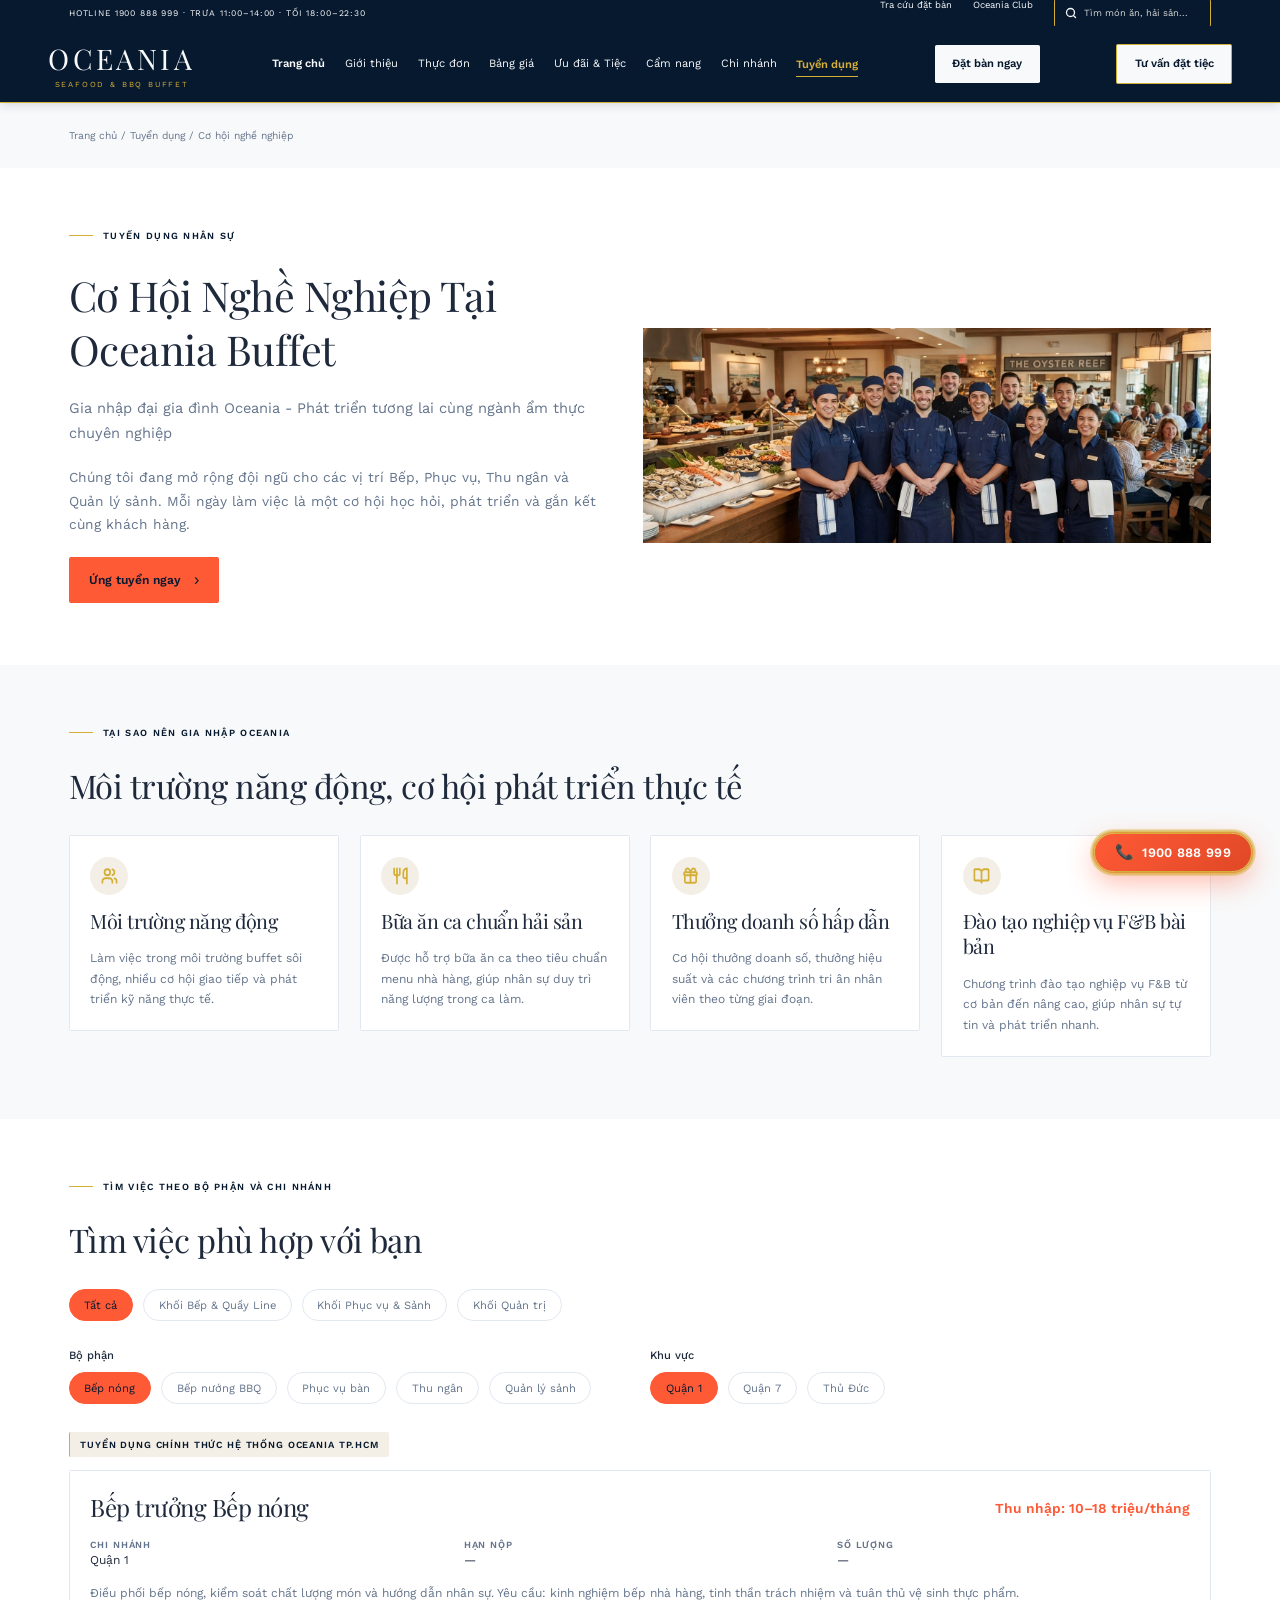
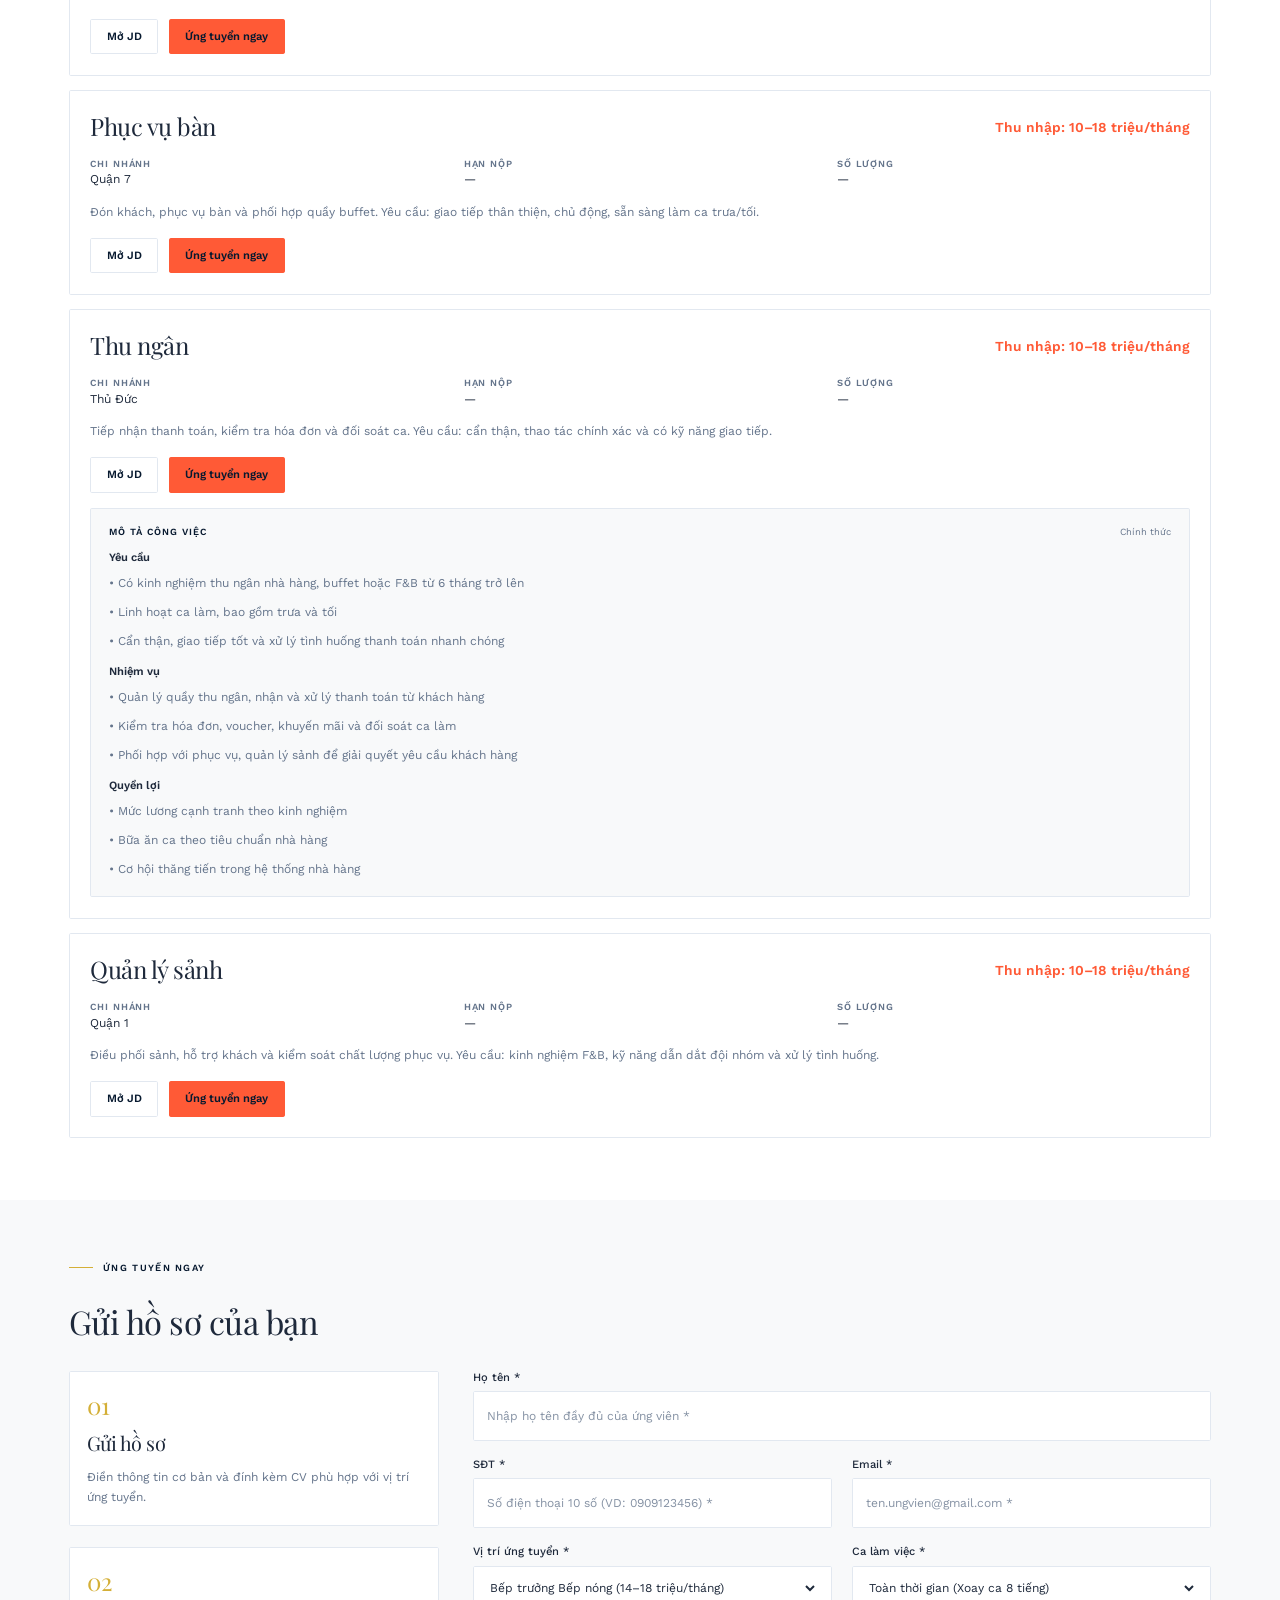
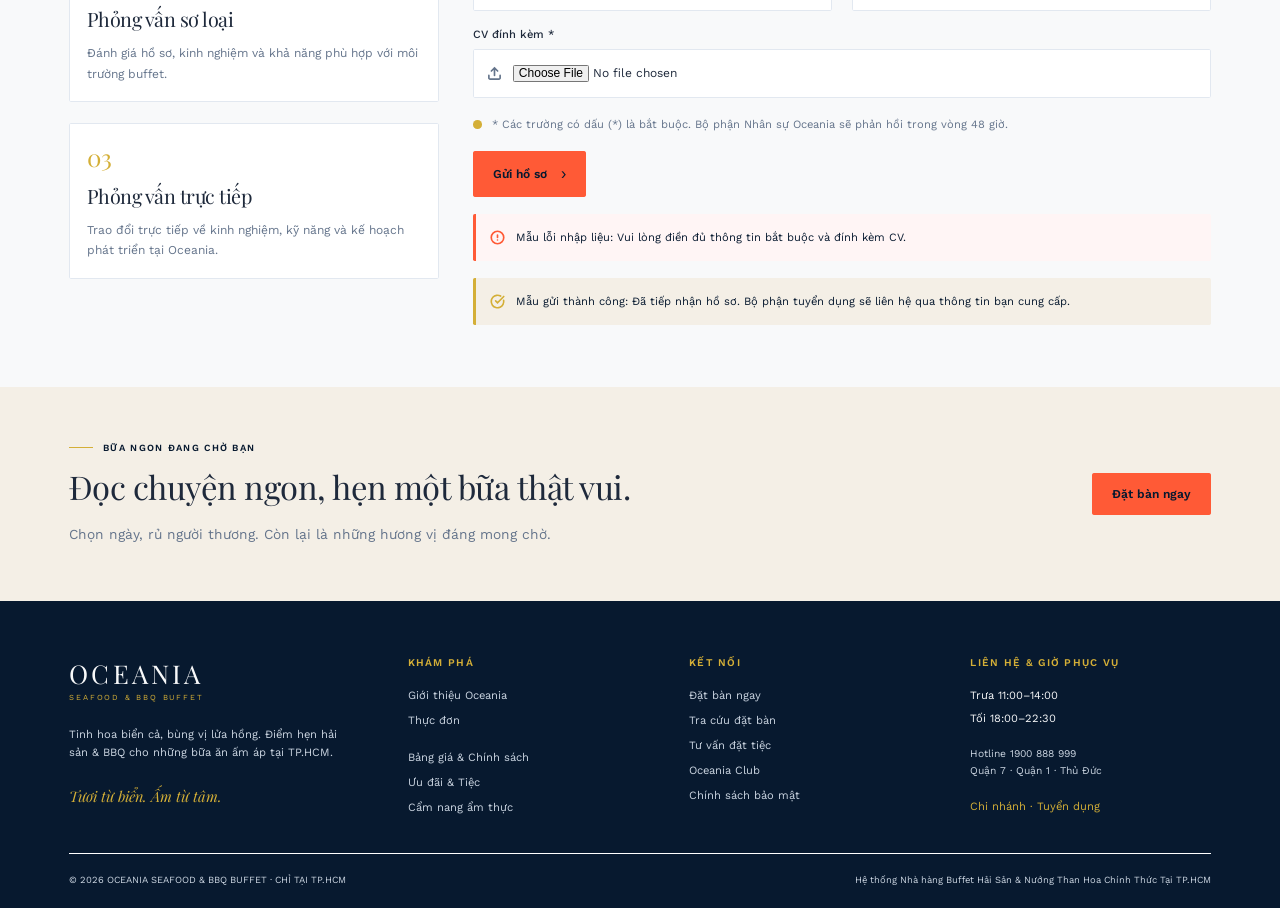
<file: careers.html>
<!DOCTYPE html>
<html lang="vi">
<head>
<meta charset="UTF-8" />
<meta name="viewport" content="width=device-width, initial-scale=1.0" />
<title>Tuyển Dụng Nhân Sự F&B — Oceania Seafood & BBQ Buffet</title>
<link rel="stylesheet" href="assets/css/style.css" />
</head>
<body>
<!-- Global Search Autocomplete Drawer (Figma State S11) -->
<div id="oceania-search-drawer" class="oceania-search-drawer" aria-hidden="true">
<div class="bg-[var(--surface\/card,white)] border border-[var(--brand\/champagne,#d4af37)] border-solid content-stretch flex flex-col gap-[24px] items-start overflow-clip p-[32px] relative shrink-0 w-full" data-node-id="3375:38955" data-name="Tìm kiếm mở rộng">
<div class="content-stretch flex gap-[24px] items-end overflow-clip relative shrink-0 w-full" data-node-id="3375:38956" data-name="Tìm kiếm">
<div class="bg-[var(--surface\/card,white)] border border-[var(--border\/default,#e2e8f0)] border-solid content-stretch flex flex-[1_0_0] flex-col items-start min-h-[78px] min-w-px overflow-clip p-[14px] relative rounded-[2px]" data-node-id="3375:38957" data-name="Trường thông tin">
<div class="[word-break:break-word] font-['Work_Sans:Regular'] font-normal leading-[0] relative shrink-0 text-[#182d36] text-[0px] w-full" data-node-id="3375:38958">
<p class="leading-[1.65] mb-0 text-[#667076] text-[11px]">Tìm món ăn, quầy, nguyên liệu</p>
<p class="leading-[1.65] text-[15px]">cua</p>
</div>
</div>
<div class="content-stretch flex flex-col items-start overflow-clip relative shrink-0 w-[130px]" data-node-id="3375:38959" data-name="Xóa">
<div class="bg-[var(--surface\/card,white)] border border-[var(--border\/default,#e2e8f0)] border-solid content-stretch flex items-center justify-center min-h-[48px] overflow-clip px-[18px] py-[14px] relative rounded-[2px] shrink-0 w-full" data-node-id="3375:38960" data-name="Nút hành động">
<p class="[word-break:break-word] flex-[1_0_0] font-['Work_Sans:SemiBold'] font-semibold leading-[1.4] min-w-px relative text-[14px] text-[color:var(--brand\/ocean,#07192f)] text-center" data-node-id="3375:38961">
                  Xóa
</p>
</div>
</div>
<div class="content-stretch flex flex-col items-start overflow-clip relative shrink-0 w-[130px]" data-node-id="3375:38962" data-name="Đóng">
<div class="bg-[var(--surface\/card,white)] border border-[var(--border\/default,#e2e8f0)] border-solid content-stretch flex items-center justify-center min-h-[48px] overflow-clip px-[18px] py-[14px] relative rounded-[2px] shrink-0 w-full" data-node-id="3375:38963" data-name="Nút hành động">
<a class="[word-break:break-word] block cursor-pointer flex-[1_0_0] font-['Work_Sans:SemiBold'] font-semibold leading-[0] min-w-px relative text-[14px] text-[color:var(--brand\/ocean,#07192f)] text-center" data-node-id="3375:38964">
<p class="leading-[1.4]">Đóng ×</p>
</a>
</div>
</div>
</div>
<p class="[word-break:break-word] font-['Work_Sans:SemiBold'] font-semibold leading-[1.5] relative shrink-0 text-[11px] text-[color:var(--brand\/ocean,#07192f)] w-full" data-node-id="3375:38965">
            GỢI Ý PHÙ HỢP VỚI “CUA”
</p>
<div class="content-stretch flex gap-[24px] items-start overflow-clip relative shrink-0 w-full" data-node-id="3375:38966" data-name="Gợi ý món ăn">
<div class="content-stretch flex flex-col items-start overflow-clip relative shrink-0 w-[350px]" data-node-id="3375:38967" data-name="Món phù hợp">
<div class="content-stretch flex flex-col gap-[14px] items-start overflow-clip relative shrink-0 w-full" data-node-id="3375:38968" data-name="Món ăn">
<div class="h-[230px] relative shrink-0 w-full" data-node-id="3375:38969" data-name="Ảnh chính thức">
<img alt="" class="absolute inset-0 max-w-none object-cover pointer-events-none size-full" src="assets/figma/f1d84.png" />
</div>
<div class="[word-break:break-word] font-['Work_Sans:Regular'] font-normal leading-[0] relative shrink-0 text-[#8d1934] text-[0px] w-full" data-node-id="3375:38970">
<p class="leading-[1.65] mb-0 text-[11px]">Hải sản · Hấp · Không cay</p>
<p class="font-['Playfair_Display:Regular'] leading-[1.65] mb-0 text-[#182d36] text-[25px]">Cua Cà Mau hấp sả</p>
<p class="leading-[1.65] text-[13px]">Xem chi tiết</p>
</div>
</div>
</div>
<div class="content-stretch flex flex-[1_0_0] flex-col gap-[24px] items-start min-w-px overflow-clip relative" data-node-id="3375:38971" data-name="Gợi ý chủ đề">
<p class="[word-break:break-word] font-['Playfair_Display:Regular'] font-normal leading-[1.28] relative shrink-0 text-[28px] text-[color:var(--text\/primary,#1e293b)] w-full" data-node-id="3375:38972">
                Khám phá thêm từ vị biển
</p>
<div class="content-start flex flex-wrap gap-[8px] items-start overflow-clip relative shrink-0 w-full" data-node-id="3375:38973" data-name="Bộ lọc">
<div class="bg-[var(--surface\/card,white)] border border-[var(--border\/default,#e2e8f0)] border-solid content-stretch flex items-start overflow-clip px-[15px] py-[12px] relative rounded-[100px] shrink-0" data-node-id="3375:38974" data-name="Lựa chọn">
<p class="[word-break:break-word] font-['Work_Sans:Regular'] font-normal leading-[normal] relative shrink-0 text-[13px] text-[color:var(--text\/secondary,#64748b)] whitespace-nowrap" data-node-id="3375:38975">
                    Hải sản
</p>
</div>
<div class="bg-[var(--surface\/card,white)] border border-[var(--border\/default,#e2e8f0)] border-solid content-stretch flex items-start overflow-clip px-[15px] py-[12px] relative rounded-[100px] shrink-0" data-node-id="3375:38976" data-name="Lựa chọn">
<p class="[word-break:break-word] font-['Work_Sans:Regular'] font-normal leading-[normal] relative shrink-0 text-[13px] text-[color:var(--text\/secondary,#64748b)] whitespace-nowrap" data-node-id="3375:38977">
                    Quầy hấp
</p>
</div>
<div class="bg-[var(--surface\/card,white)] border border-[var(--border\/default,#e2e8f0)] border-solid content-stretch flex items-start overflow-clip px-[15px] py-[12px] relative rounded-[100px] shrink-0" data-node-id="3375:38978" data-name="Lựa chọn">
<p class="[word-break:break-word] font-['Work_Sans:Regular'] font-normal leading-[normal] relative shrink-0 text-[13px] text-[color:var(--text\/secondary,#64748b)] whitespace-nowrap" data-node-id="3375:38979">
                    Không cay
</p>
</div>
</div>
<div class="[word-break:break-word] font-['Work_Sans:Regular'] font-normal leading-[0] relative shrink-0 text-[15px] text-[color:var(--text\/secondary,#64748b)] w-full" data-node-id="3375:38980">
<p class="leading-[1.65] mb-0">Cua Cà Mau hấp sả · Quầy Hải sản</p>
<p class="leading-[1.65]">Cẩm nang: Vị ngọt nguyên bản từ cua hấp sả</p>
</div>
<div class="bg-[var(--surface\/card,white)] border border-[var(--border\/default,#e2e8f0)] border-solid content-stretch flex items-center justify-center min-h-[48px] overflow-clip px-[18px] py-[14px] relative rounded-[2px] shrink-0 w-full" data-node-id="3375:38981" data-name="Nút hành động">
<p class="[word-break:break-word] flex-[1_0_0] font-['Work_Sans:SemiBold'] font-semibold leading-[1.4] min-w-px relative text-[14px] text-[color:var(--brand\/ocean,#07192f)] text-center" data-node-id="3375:38982">
                  Xem kết quả tìm kiếm
</p>
</div>
<div class="bg-[var(--surface\/sand,#f4efe6)] border-[var(--brand\/champagne,#d4af37)] border-l-2 border-solid content-stretch flex flex-col items-start overflow-clip p-[18px] relative shrink-0 w-full" data-node-id="3375:38983" data-name="Thông báo">
<p class="[word-break:break-word] font-['Work_Sans:Regular'] font-normal leading-[1.65] relative shrink-0 text-[13px] text-[color:var(--text\/secondary,#64748b)] w-full" data-node-id="3375:38984">
                  Thực đơn buffet trọn gói 50+ món — Chỉ chọn vé trưa/tối, không tính thêm tiền từng món trên quầy.
</p>
</div>
</div>
</div>
</div>
</div>

<!-- Global Mobile Navigation Drawer (Figma State S22) -->
<div id="oceania-mobile-drawer" class="oceania-mobile-drawer" aria-hidden="true">
<div class="oceania-mobile-drawer-backdrop"></div>
<div class="oceania-mobile-drawer-panel">
<div class="bg-[var(--brand\/ocean,#07192f)] content-stretch flex flex-col gap-[20px] items-start overflow-clip p-[24px] relative shrink-0 w-full" data-node-id="3375:39491" data-name="Menu điều hướng mở">
<div class="[word-break:break-word] content-stretch flex items-start justify-between overflow-clip relative shrink-0 w-full" data-node-id="3375:39492" data-name="Tiêu đề menu">
<p class="flex-[1_0_0] font-['Work_Sans:SemiBold'] font-semibold leading-[1.5] min-w-px relative text-[11px] text-[color:var(--brand\/champagne,#d4af37)]" data-node-id="3375:39493">
            KHÁM PHÁ OCEANIA
</p>
<p class="font-['Inter:Regular'] font-normal leading-[normal] not-italic relative shrink-0 text-[20px] text-[color:var(--surface\/pearl,#f8f9fa)] whitespace-nowrap" data-node-id="3375:39494">
            ×
</p>
</div>
<div class="bg-[var(--surface\/card,white)] border border-[var(--border\/default,#e2e8f0)] border-solid content-stretch flex flex-col items-start min-h-[78px] overflow-clip p-[14px] relative rounded-[2px] shrink-0 w-full" data-node-id="3375:39495" data-name="Trường thông tin">
<div class="w-full"><label class="block text-[11px] text-[#64748b] mb-[4px]">Tìm kiếm nhanh món ăn & cẩm nang</label><input id="oceania-mobile-search-input" type="text" class="oceania-field-input" placeholder="Tìm cua Cà Mau, bò Wagyu, lẩu..." /><div id="oceania-mobile-search-results" class="mt-[8px]"></div></div>
</div>
<div class="[word-break:break-word] content-stretch flex flex-col font-normal items-start overflow-clip relative shrink-0 w-full whitespace-nowrap" data-node-id="3375:39497" data-name="Các mục chính">
<div class="border-[var(--surface\/card,white)] border-b border-solid content-stretch flex items-center justify-between min-h-[52px] overflow-clip relative shrink-0 w-full" data-node-id="3375:39498" data-name="Mục điều hướng">
<a href="index.html" class="block cursor-pointer font-['Work_Sans:Regular'] leading-[0] relative shrink-0 text-[17px] text-[color:var(--surface\/pearl,#f8f9fa)]" data-node-id="3375:39499">
<p class="leading-[normal]">Trang chủ</p>
</a>
            
</div>
<div class="border-[var(--surface\/card,white)] border-b border-solid content-stretch flex items-center justify-between min-h-[52px] overflow-clip relative shrink-0 w-full" data-node-id="3375:39501" data-name="Mục điều hướng">
<a href="about.html" class="block cursor-pointer font-['Work_Sans:Regular'] leading-[0] relative shrink-0 text-[17px] text-[color:var(--surface\/pearl,#f8f9fa)]" data-node-id="3375:39502">
<p class="leading-[normal]">Giới thiệu</p>
</a>
            
</div>
<div class="border-[var(--surface\/card,white)] border-b border-solid content-stretch flex items-center justify-between min-h-[52px] overflow-clip relative shrink-0 w-full" data-node-id="3375:39504" data-name="Mục điều hướng">
<a href="menu.html" class="block cursor-pointer font-['Work_Sans:Regular'] leading-[0] relative shrink-0 text-[17px] text-[color:var(--surface\/pearl,#f8f9fa)]" data-node-id="3375:39505">
<p class="leading-[normal]">Thực đơn</p>
</a>
            
</div>
<div class="border-[var(--surface\/card,white)] border-b border-solid content-stretch flex items-center justify-between min-h-[52px] overflow-clip relative shrink-0 w-full" data-node-id="3375:39507" data-name="Mục điều hướng">
<a href="pricing.html" class="block cursor-pointer font-['Work_Sans:Regular'] leading-[0] relative shrink-0 text-[17px] text-[color:var(--surface\/pearl,#f8f9fa)]" data-node-id="3375:39508">
<p class="leading-[normal]">Bảng giá</p>
</a>
            
</div>
<div class="border-[var(--surface\/card,white)] border-b border-solid content-stretch flex items-center justify-between min-h-[52px] overflow-clip relative shrink-0 w-full" data-node-id="3375:39510" data-name="Mục điều hướng">
<a href="promotions.html" class="block cursor-pointer font-['Work_Sans:Regular'] leading-[0] relative shrink-0 text-[17px] text-[color:var(--surface\/pearl,#f8f9fa)]" data-node-id="3375:39511">
<p class="leading-[normal]">Ưu đãi &amp; Tiệc</p>
</a>
            
</div>
<div class="border-[var(--surface\/card,white)] border-b border-solid content-stretch flex items-center justify-between min-h-[52px] overflow-clip relative shrink-0 w-full" data-node-id="3375:39513" data-name="Mục điều hướng">
<a href="blog.html" class="block cursor-pointer font-['Work_Sans:Regular'] leading-[0] relative shrink-0 text-[17px] text-[color:var(--surface\/pearl,#f8f9fa)]" data-node-id="3375:39514">
<p class="leading-[normal]">Cẩm nang</p>
</a>
            
</div>
<div class="border-[var(--surface\/card,white)] border-b border-solid content-stretch flex items-center justify-between min-h-[52px] overflow-clip relative shrink-0 w-full" data-node-id="3375:39516" data-name="Mục điều hướng">
<a href="locations.html" class="block cursor-pointer font-['Work_Sans:Regular'] leading-[0] relative shrink-0 text-[17px] text-[color:var(--surface\/pearl,#f8f9fa)]" data-node-id="3375:39517">
<p class="leading-[normal]">Chi nhánh</p>
</a>
<a href="careers.html" class="block cursor-pointer font-['Work_Sans:Regular'] leading-[0] relative shrink-0 text-[17px] text-[color:var(--surface\/pearl,#f8f9fa)]" data-name="Tuyển dụng">
<p class="leading-[normal]">Tuyển dụng</p>
</a>
            
</div>
</div>
<div class="bg-[var(--surface\/card,white)] border border-[var(--border\/default,#e2e8f0)] border-solid content-stretch flex items-center justify-center min-h-[48px] overflow-clip px-[18px] py-[14px] relative rounded-[2px] shrink-0 w-full" data-node-id="3375:39519" data-name="Nút hành động">
<a href="booking.html" class="[word-break:break-word] block cursor-pointer flex-[1_0_0] font-['Work_Sans:SemiBold'] font-semibold leading-[0] min-w-px relative text-[14px] text-[color:var(--brand\/ocean,#07192f)] text-center" data-node-id="3375:39520">
<p class="leading-[1.4]">Đặt bàn ngay</p>
</a>
</div>
<div class="content-stretch flex gap-[16px] items-start overflow-clip relative shrink-0 w-full" data-node-id="3375:39521" data-name="Liên kết bổ sung">
<div class="bg-[var(--surface\/card,white)] border border-[var(--border\/default,#e2e8f0)] border-solid content-stretch flex flex-[1_0_0] items-center justify-center min-h-[48px] min-w-px overflow-clip px-[18px] py-[14px] relative rounded-[2px]" data-node-id="3375:39522" data-name="Nút hành động">
<a href="booking-lookup.html" class="[word-break:break-word] block cursor-pointer flex-[1_0_0] font-['Work_Sans:SemiBold'] font-semibold leading-[0] min-w-px relative text-[14px] text-[color:var(--brand\/ocean,#07192f)] text-center" data-node-id="3375:39523">
<p class="leading-[1.4]">Tra cứu đặt bàn</p>
</a>
</div>
<div class="bg-[var(--surface\/card,white)] border border-[var(--border\/default,#e2e8f0)] border-solid content-stretch flex flex-[1_0_0] items-center justify-center min-h-[48px] min-w-px overflow-clip px-[18px] py-[14px] relative rounded-[2px]" data-node-id="3375:39524" data-name="Nút hành động">
<a href="reviews.html" class="[word-break:break-word] block cursor-pointer flex-[1_0_0] font-['Work_Sans:SemiBold'] font-semibold leading-[0] min-w-px relative text-[14px] text-[color:var(--brand\/ocean,#07192f)] text-center" data-node-id="3375:39525">
<p class="leading-[1.4]">Oceania Club</p>
</a>
</div>
</div>
<p class="[word-break:break-word] font-['Work_Sans:Regular'] font-normal leading-[1.65] relative shrink-0 text-[#cbd5e1] text-[13px] w-full" data-node-id="3375:39526">
          Hotline 1900 888 999 · TP.HCM
</p>
</div>
</div>
</div>

<!-- Desktop View (1440px Figma Frame) -->
<div class="oceania-desktop-view">
<div
      class="bg-[var(--surface\/pearl,#f8f9fa)] content-stretch flex flex-col items-start relative size-full"
      data-node-id="3361:13977"
      data-name="10 — Tuyển dụng nhân sự"
    >
<div class="bg-[var(--brand\/ocean,#07192f)] content-stretch flex flex-col items-start overflow-clip relative shrink-0 w-full" data-node-id="3483:7" data-name="Điều hướng">
<div class="bg-[var(--brand\/ocean,#07192f)] content-stretch flex h-[30px] items-center justify-between overflow-clip px-[80px] relative shrink-0 w-full" data-node-id="3483:8" data-name="Guest services">
<p class="[word-break:break-word] font-['Work_Sans:Regular'] font-normal leading-[normal] relative shrink-0 text-[10px] text-[color:var(--surface\/pearl,#f8f9fa)] tracking-[1px] whitespace-nowrap" data-node-id="3483:9">
            HOTLINE 1900 888 999 · TRƯA 11:00–14:00 · TỐI 18:00–22:30
</p>
<div class="content-stretch flex gap-[24px] items-start overflow-clip relative shrink-0" data-node-id="3483:10" data-name="Secondary links">
<a href="booking-lookup.html" class="[word-break:break-word] block cursor-pointer font-['Work_Sans:Regular'] font-normal leading-[0] relative shrink-0 text-[11px] text-[color:var(--surface\/pearl,#f8f9fa)] whitespace-nowrap" data-node-id="3483:11">
<p class="leading-[normal]">Tra cứu đặt bàn</p>
</a>
<a href="reviews.html" class="[word-break:break-word] block cursor-pointer font-['Work_Sans:Regular'] font-normal leading-[0] relative shrink-0 text-[11px] text-[color:var(--surface\/pearl,#f8f9fa)] whitespace-nowrap" data-node-id="3483:12">
<p class="leading-[normal]">Oceania Club</p>
</a>
<div class="bg-[var(--brand\/ocean,#07192f)] border border-[var(--brand\/champagne,#d4af37)] border-solid content-stretch flex gap-[8px] items-center overflow-clip px-[12px] py-[8px] relative rounded-[2px] shrink-0" data-node-id="3483:13" data-name="Search field">
<div class="relative shrink-0 size-[14px]" data-node-id="3483:14" data-name="search">
<img alt="" class="absolute block inset-0 max-w-none size-full" src="assets/figma/17745.svg" />
</div>
<input type="text" class="oceania-header-search-input" placeholder="Tìm món ăn, hải sản..." aria-label="Tìm món ăn" />
</div>
</div>
</div>
<div class="border-[var(--brand\/champagne,#d4af37)] border-b border-solid content-stretch flex h-[90px] items-center justify-between overflow-clip px-[56px] relative shrink-0 w-full" data-node-id="3483:17" data-name="Main navigation">
<div class="[word-break:break-word] content-stretch flex flex-col font-normal gap-[4px] items-center overflow-clip relative shrink-0 whitespace-nowrap" data-node-id="3483:18" data-name="Oceania wordmark">
<a href="index.html" class="block cursor-pointer font-['Playfair_Display:Regular'] leading-[0] relative shrink-0 text-[33px] text-[color:var(--surface\/pearl,#f8f9fa)] tracking-[4px]" data-node-id="3483:19">
<p class="leading-[normal]">OCEANIA</p>
</a>
<p class="font-['Work_Sans:Regular'] leading-[normal] relative shrink-0 text-[9px] text-[color:var(--brand\/champagne,#d4af37)] tracking-[2.1px]" data-node-id="3483:20">SEAFOOD &amp; BBQ BUFFET</p>
</div>
<div class="content-stretch flex gap-[23px] items-center overflow-clip relative shrink-0" data-node-id="3483:21" data-name="Page links">
<div class="border-[var(--brand\/champagne,#d4af37)] border-b border-solid content-stretch flex flex-col items-start overflow-clip pb-[8px] pt-[9px] relative shrink-0" data-node-id="3483:22" data-name="Navigation item">
<a href="index.html" class="[word-break:break-word] block cursor-pointer font-['Work_Sans:SemiBold'] font-semibold leading-[0] relative shrink-0 text-[13px] text-[color:var(--surface\/pearl,#f8f9fa)] whitespace-nowrap" data-node-id="3483:23">
<p class="leading-[normal]">Trang chủ</p>
</a>
</div>
<div class="border-[var(--brand\/champagne,#d4af37)] border-b border-solid content-stretch flex flex-col items-start overflow-clip pb-[8px] pt-[9px] relative shrink-0" data-node-id="3483:24" data-name="Navigation item">
<a href="about.html" class="[word-break:break-word] block cursor-pointer font-['Work_Sans:Regular'] font-normal leading-[0] relative shrink-0 text-[13px] text-[color:var(--surface\/pearl,#f8f9fa)] whitespace-nowrap" data-node-id="3483:25">
<p class="leading-[normal]">Giới thiệu</p>
</a>
</div>
<div class="border-[var(--brand\/champagne,#d4af37)] border-b border-solid content-stretch flex flex-col items-start overflow-clip pb-[8px] pt-[9px] relative shrink-0" data-node-id="3483:26" data-name="Navigation item">
<a href="menu.html" class="[word-break:break-word] block cursor-pointer font-['Work_Sans:Regular'] font-normal leading-[0] relative shrink-0 text-[13px] text-[color:var(--surface\/pearl,#f8f9fa)] whitespace-nowrap" data-node-id="3483:27">
<p class="leading-[normal]">Thực đơn</p>
</a>
</div>
<div class="border-[var(--brand\/champagne,#d4af37)] border-b border-solid content-stretch flex flex-col items-start overflow-clip pb-[8px] pt-[9px] relative shrink-0" data-node-id="3483:28" data-name="Navigation item">
<a href="pricing.html" class="[word-break:break-word] block cursor-pointer font-['Work_Sans:Regular'] font-normal leading-[0] relative shrink-0 text-[13px] text-[color:var(--surface\/pearl,#f8f9fa)] whitespace-nowrap" data-node-id="3483:29">
<p class="leading-[normal]">Bảng giá</p>
</a>
</div>
<div class="border-[var(--brand\/champagne,#d4af37)] border-b border-solid content-stretch flex flex-col items-start overflow-clip pb-[8px] pt-[9px] relative shrink-0" data-node-id="3483:30" data-name="Navigation item">
<a href="promotions.html" class="[word-break:break-word] block cursor-pointer font-['Work_Sans:Regular'] font-normal leading-[0] relative shrink-0 text-[13px] text-[color:var(--surface\/pearl,#f8f9fa)] whitespace-nowrap" data-node-id="3483:31">
<p class="leading-[normal]">Ưu đãi &amp; Tiệc</p>
</a>
</div>
<div class="border-[var(--brand\/champagne,#d4af37)] border-b border-solid content-stretch flex flex-col items-start overflow-clip pb-[8px] pt-[9px] relative shrink-0" data-node-id="3483:32" data-name="Navigation item">
<a href="blog.html" class="[word-break:break-word] block cursor-pointer font-['Work_Sans:Regular'] font-normal leading-[0] relative shrink-0 text-[13px] text-[color:var(--surface\/pearl,#f8f9fa)] whitespace-nowrap" data-node-id="3483:33">
<p class="leading-[normal]">Cẩm nang</p>
</a>
</div>
<div class="border-[var(--brand\/champagne,#d4af37)] border-b border-solid content-stretch flex flex-col items-start overflow-clip pb-[8px] pt-[9px] relative shrink-0" data-node-id="3483:34" data-name="Navigation item">
<a href="locations.html" class="[word-break:break-word] block cursor-pointer font-['Work_Sans:Regular'] font-normal leading-[0] relative shrink-0 text-[13px] text-[color:var(--brand\/champagne,#d4af37)] whitespace-nowrap" data-node-id="3483:35">
<p class="leading-[normal]">Chi nhánh</p>
</a>
</div>
<div class="border-[rgba(0,0,0,0)] border-b border-solid content-stretch flex flex-col items-start overflow-clip pb-[8px] pt-[9px] relative shrink-0" data-name="Tuyển dụng">
<a class="[word-break:break-word] block cursor-pointer font-['Work_Sans:Regular'] font-normal leading-[0] relative shrink-0 text-[13px] text-[color:var(--surface\/pearl,#f8f9fa)] whitespace-nowrap" href="careers.html">
<p class="leading-[normal]">Tuyển dụng</p>
</a>
</div>
</div>
<div class="bg-[var(--surface\/pearl,#f8f9fa)] content-stretch flex items-start overflow-clip px-[20px] py-[14px] relative rounded-[2px] shrink-0" data-node-id="3483:36" data-name="Booking action">
<a href="booking.html" class="[word-break:break-word] block cursor-pointer font-['Work_Sans:SemiBold'] font-semibold leading-[0] relative shrink-0 text-[13px] text-[color:var(--brand\/ocean,#07192f)] whitespace-nowrap" data-node-id="3483:37">
<p class="leading-[normal]">Đặt bàn ngay</p>
</a>
</div>
<div class="bg-[var(--surface\/pearl,#f8f9fa)] border border-[var(--brand\/champagne,#d4af37)] border-solid content-stretch flex items-start overflow-clip px-[20px] py-[14px] relative rounded-[2px] shrink-0" data-node-id="3483:38" data-name="Consultation action">
<a href="promotions.html#party-consultation-section" class="[word-break:break-word] block cursor-pointer font-['Work_Sans:SemiBold'] font-semibold leading-[0] relative shrink-0 text-[13px] text-[color:var(--brand\/ocean,#07192f)] whitespace-nowrap" data-node-id="3483:39">
<p class="leading-[normal]">Tư vấn đặt tiệc</p>
</a>
</div>
</div>
</div>
<div class="content-stretch flex flex-col items-start overflow-clip px-[80px] py-[30px] relative shrink-0 w-full" data-node-id="3483:40" data-name="Đường dẫn">
<p class="[word-break:break-word] font-['Work_Sans:Regular'] font-normal leading-[normal] relative shrink-0 text-[12px] text-[color:var(--text\/secondary,#64748b)] whitespace-nowrap" data-node-id="3483:41">
          Trang chủ / Tuyển dụng / Cơ hội nghề nghiệp
</p>
</div>
<div class="bg-[var(--surface\/card,white)] content-stretch flex flex-col gap-[32px] items-start overflow-clip px-[80px] py-[72px] relative shrink-0 w-full" data-node-id="3483:42" data-name="Hero tuyển dụng">
<div class="content-stretch flex gap-[12px] items-center overflow-clip relative shrink-0" data-node-id="3483:43" data-name="Nhãn biên tập">
<div class="bg-[var(--brand\/champagne,#d4af37)] h-px relative shrink-0 w-[28px]" data-node-id="3483:44" data-name="Dấu nhấn"></div>
<p class="[word-break:break-word] font-['Work_Sans:SemiBold'] font-semibold leading-[normal] relative shrink-0 text-[11px] text-[color:var(--brand\/ocean,#07192f)] tracking-[1.5px] uppercase whitespace-nowrap" data-node-id="3483:45">
            Tuyển dụng nhân sự
</p>
</div>
<div class="content-stretch flex gap-[48px] items-center overflow-clip relative shrink-0 w-full" data-node-id="3483:46" data-name="Nội dung hero">
<div class="[word-break:break-word] content-stretch flex flex-col gap-[24px] items-start overflow-clip relative shrink-0 w-[620px]" data-node-id="3483:47" data-name="Thông tin hero">
<p class="font-['Playfair_Display:Regular'] font-normal leading-[1.3] min-w-full relative shrink-0 text-[48px] text-[color:var(--text\/primary,#1e293b)] tracking-[-0.6px] w-[min-content]" data-node-id="3483:48">
              Cơ Hội Nghề Nghiệp Tại Oceania Buffet
</p>
<p class="font-['Work_Sans:Regular'] font-normal leading-[1.7] min-w-full relative shrink-0 text-[17px] text-[color:var(--text\/secondary,#64748b)] w-[min-content]" data-node-id="3483:49">
              Gia nhập đại gia đình Oceania - Phát triển tương lai cùng ngành ẩm thực chuyên nghiệp
</p>
<p class="font-['Work_Sans:Regular'] font-normal leading-[1.7] min-w-full relative shrink-0 text-[16px] text-[color:var(--text\/secondary,#64748b)] w-[min-content]" data-node-id="3483:50">
              Chúng tôi đang mở rộng đội ngũ cho các vị trí Bếp, Phục vụ, Thu ngân và Quản lý sảnh. Mỗi ngày làm việc là một cơ hội học hỏi, phát triển và gắn kết cùng khách hàng.
</p>
<div class="bg-[var(--brand\/coral,#ff5a36)] border border-[var(--brand\/coral,#ff5a36)] border-solid content-stretch flex gap-[16px] items-center overflow-clip px-[22px] py-[15px] relative rounded-[2px] shrink-0 text-[color:var(--brand\/ocean,#07192f)] whitespace-nowrap" data-node-id="3483:51" data-name="Nút hành động">
<button class="block cursor-pointer font-['Work_Sans:SemiBold'] font-semibold leading-[0] relative shrink-0 text-[14px] text-left" data-node-id="3483:52">
<p class="leading-[normal]">Ứng tuyển ngay</p>
</button>
<p class="font-['Inter:Regular'] font-normal leading-[normal] not-italic relative shrink-0 text-[17px]" data-node-id="3483:53">
                ›
</p>
</div>
</div>
<div class="flex-[1_0_0] h-[250px] min-w-px relative" data-node-id="3483:54" data-name="Ảnh đội ngũ">
<img alt="" class="absolute inset-0 max-w-none object-cover pointer-events-none size-full" src="assets/figma/0c941.png" />
</div>
</div>
</div>
<div class="bg-[var(--surface\/pearl,#f8f9fa)] content-stretch flex flex-col gap-[32px] items-start overflow-clip px-[80px] py-[72px] relative shrink-0 w-full" data-node-id="3483:55" data-name="Lợi ích làm việc">
<div class="content-stretch flex gap-[12px] items-center overflow-clip relative shrink-0" data-node-id="3483:56" data-name="Nhãn biên tập">
<div class="bg-[var(--brand\/champagne,#d4af37)] h-px relative shrink-0 w-[28px]" data-node-id="3483:57" data-name="Dấu nhấn"></div>
<p class="[word-break:break-word] font-['Work_Sans:SemiBold'] font-semibold leading-[normal] relative shrink-0 text-[11px] text-[color:var(--brand\/ocean,#07192f)] tracking-[1.5px] uppercase whitespace-nowrap" data-node-id="3483:58">
            Tại sao nên gia nhập Oceania
</p>
</div>
<p class="[word-break:break-word] font-['Playfair_Display:Regular'] font-normal leading-[1.3] min-w-full relative shrink-0 text-[38px] text-[color:var(--text\/primary,#1e293b)] tracking-[-0.6px] w-[min-content]" data-node-id="3483:59">
          Môi trường năng động, cơ hội phát triển thực tế
</p>
<div class="content-stretch flex gap-[24px] items-start overflow-clip relative shrink-0 w-full" data-node-id="3483:60" data-name="Bộ lợi ích">
<div class="bg-[var(--surface\/card,white)] border border-[var(--border\/default,#e2e8f0)] border-solid content-stretch flex flex-[1_0_0] flex-col gap-[16px] items-start min-w-px overflow-clip p-[24px] relative rounded-[2px]" data-node-id="3483:61" data-name="Lợi ích">
<div class="bg-[var(--surface\/sand,#f4efe6)] content-stretch flex flex-col items-center justify-center relative rounded-[22px] shrink-0 size-[44px]" data-node-id="3483:62" data-name="Frame">
<div class="relative shrink-0 size-[20px]" data-node-id="3483:337" data-name="users">
<img alt="" class="absolute block inset-0 max-w-none size-full" src="assets/figma/2ad4a.svg" />
</div>
</div>
<p class="[word-break:break-word] font-['Playfair_Display:Regular'] font-normal leading-[1.3] min-w-full relative shrink-0 text-[23px] text-[color:var(--text\/primary,#1e293b)] tracking-[-0.6px] w-[min-content]" data-node-id="3483:64">
              Môi trường năng động
</p>
<p class="[word-break:break-word] font-['Work_Sans:Regular'] font-normal leading-[1.7] min-w-full relative shrink-0 text-[14px] text-[color:var(--text\/secondary,#64748b)] w-[min-content]" data-node-id="3483:65">
              Làm việc trong môi trường buffet sôi động, nhiều cơ hội giao tiếp và phát triển kỹ năng thực tế.
</p>
</div>
<div class="bg-[var(--surface\/card,white)] border border-[var(--border\/default,#e2e8f0)] border-solid content-stretch flex flex-[1_0_0] flex-col gap-[16px] items-start min-w-px overflow-clip p-[24px] relative rounded-[2px]" data-node-id="3483:66" data-name="Lợi ích">
<div class="bg-[var(--surface\/sand,#f4efe6)] content-stretch flex flex-col items-center justify-center relative rounded-[22px] shrink-0 size-[44px]" data-node-id="3483:67" data-name="Frame">
<div class="relative shrink-0 size-[20px]" data-node-id="3483:343" data-name="utensils">
<img alt="" class="absolute block inset-0 max-w-none size-full" src="assets/figma/ceb90.svg" />
</div>
</div>
<p class="[word-break:break-word] font-['Playfair_Display:Regular'] font-normal leading-[1.3] min-w-full relative shrink-0 text-[23px] text-[color:var(--text\/primary,#1e293b)] tracking-[-0.6px] w-[min-content]" data-node-id="3483:69">
              Bữa ăn ca chuẩn hải sản
</p>
<p class="[word-break:break-word] font-['Work_Sans:Regular'] font-normal leading-[1.7] min-w-full relative shrink-0 text-[14px] text-[color:var(--text\/secondary,#64748b)] w-[min-content]" data-node-id="3483:70">
              Được hỗ trợ bữa ăn ca theo tiêu chuẩn menu nhà hàng, giúp nhân sự duy trì năng lượng trong ca làm.
</p>
</div>
<div class="bg-[var(--surface\/card,white)] border border-[var(--border\/default,#e2e8f0)] border-solid content-stretch flex flex-[1_0_0] flex-col gap-[16px] items-start min-w-px overflow-clip p-[24px] relative rounded-[2px]" data-node-id="3483:71" data-name="Lợi ích">
<div class="bg-[var(--surface\/sand,#f4efe6)] content-stretch flex flex-col items-center justify-center relative rounded-[22px] shrink-0 size-[44px]" data-node-id="3483:72" data-name="Frame">
<div class="relative shrink-0 size-[20px]" data-node-id="3483:349" data-name="gift">
<img alt="" class="absolute block inset-0 max-w-none size-full" src="assets/figma/7d1f0.svg" />
</div>
</div>
<p class="[word-break:break-word] font-['Playfair_Display:Regular'] font-normal leading-[1.3] min-w-full relative shrink-0 text-[23px] text-[color:var(--text\/primary,#1e293b)] tracking-[-0.6px] w-[min-content]" data-node-id="3483:74">
              Thưởng doanh số hấp dẫn
</p>
<p class="[word-break:break-word] font-['Work_Sans:Regular'] font-normal leading-[1.7] min-w-full relative shrink-0 text-[14px] text-[color:var(--text\/secondary,#64748b)] w-[min-content]" data-node-id="3483:75">
              Cơ hội thưởng doanh số, thưởng hiệu suất và các chương trình tri ân nhân viên theo từng giai đoạn.
</p>
</div>
<div class="bg-[var(--surface\/card,white)] border border-[var(--border\/default,#e2e8f0)] border-solid content-stretch flex flex-[1_0_0] flex-col gap-[16px] items-start min-w-px overflow-clip p-[24px] relative rounded-[2px]" data-node-id="3483:76" data-name="Lợi ích">
<div class="bg-[var(--surface\/sand,#f4efe6)] content-stretch flex flex-col items-center justify-center relative rounded-[22px] shrink-0 size-[44px]" data-node-id="3483:77" data-name="Frame">
<div class="relative shrink-0 size-[20px]" data-node-id="3483:340" data-name="book-open">
<img alt="" class="absolute block inset-0 max-w-none size-full" src="assets/figma/f9c91.svg" />
</div>
</div>
<p class="[word-break:break-word] font-['Playfair_Display:Regular'] font-normal leading-[1.3] min-w-full relative shrink-0 text-[23px] text-[color:var(--text\/primary,#1e293b)] tracking-[-0.6px] w-[min-content]" data-node-id="3483:79">Đào tạo nghiệp vụ F&amp;B bài bản</p>
<p class="[word-break:break-word] font-['Work_Sans:Regular'] font-normal leading-[1.7] min-w-full relative shrink-0 text-[14px] text-[color:var(--text\/secondary,#64748b)] w-[min-content]" data-node-id="3483:80">Chương trình đào tạo nghiệp vụ F&amp;B từ cơ bản đến nâng cao, giúp nhân sự tự tin và phát triển nhanh.</p>
</div>
</div>
</div>
<div class="bg-[var(--surface\/card,white)] content-stretch flex flex-col gap-[32px] items-start overflow-clip px-[80px] py-[72px] relative shrink-0 w-full" data-node-id="3483:81" data-name="Tìm kiếm và danh sách việc làm">
<div class="content-stretch flex gap-[12px] items-center overflow-clip relative shrink-0" data-node-id="3483:82" data-name="Nhãn biên tập">
<div class="bg-[var(--brand\/champagne,#d4af37)] h-px relative shrink-0 w-[28px]" data-node-id="3483:83" data-name="Dấu nhấn"></div>
<p class="[word-break:break-word] font-['Work_Sans:SemiBold'] font-semibold leading-[normal] relative shrink-0 text-[11px] text-[color:var(--brand\/ocean,#07192f)] tracking-[1.5px] uppercase whitespace-nowrap" data-node-id="3483:84">
            Tìm việc theo bộ phận và chi nhánh
</p>
</div>
<p class="[word-break:break-word] font-['Playfair_Display:Regular'] font-normal leading-[1.3] min-w-full relative shrink-0 text-[38px] text-[color:var(--text\/primary,#1e293b)] tracking-[-0.6px] w-[min-content]" data-node-id="3483:85">
          Tìm việc phù hợp với bạn
</p>
<div class="content-start flex flex-wrap gap-[12px] items-start overflow-clip relative shrink-0 w-full" data-node-id="3483:86" data-name="Bộ lọc">
<div class="bg-[var(--brand\/coral,#ff5a36)] border border-[var(--brand\/coral,#ff5a36)] border-solid content-stretch flex items-start overflow-clip px-[17px] py-[10px] relative rounded-[100px] shrink-0" data-node-id="3483:87" data-name="Bộ lọc">
<p class="[word-break:break-word] font-['Work_Sans:Regular'] font-normal leading-[normal] relative shrink-0 text-[13px] text-[color:var(--brand\/ocean,#07192f)] whitespace-nowrap" data-node-id="3483:88">
              Tất cả
</p>
</div>
<div class="bg-[var(--surface\/card,white)] border border-[var(--border\/default,#e2e8f0)] border-solid content-stretch flex items-start overflow-clip px-[17px] py-[10px] relative rounded-[100px] shrink-0" data-node-id="3483:89" data-name="Bộ lọc">
<p class="[word-break:break-word] font-['Work_Sans:Regular'] font-normal leading-[normal] relative shrink-0 text-[13px] text-[color:var(--text\/secondary,#64748b)] whitespace-nowrap" data-node-id="3483:90">Khối Bếp &amp; Quầy Line</p>
</div>
<div class="bg-[var(--surface\/card,white)] border border-[var(--border\/default,#e2e8f0)] border-solid content-stretch flex items-start overflow-clip px-[17px] py-[10px] relative rounded-[100px] shrink-0" data-node-id="3483:91" data-name="Bộ lọc">
<p class="[word-break:break-word] font-['Work_Sans:Regular'] font-normal leading-[normal] relative shrink-0 text-[13px] text-[color:var(--text\/secondary,#64748b)] whitespace-nowrap" data-node-id="3483:92">Khối Phục vụ &amp; Sảnh</p>
</div>
<div class="bg-[var(--surface\/card,white)] border border-[var(--border\/default,#e2e8f0)] border-solid content-stretch flex items-start overflow-clip px-[17px] py-[10px] relative rounded-[100px] shrink-0" data-node-id="3483:93" data-name="Bộ lọc">
<p class="[word-break:break-word] font-['Work_Sans:Regular'] font-normal leading-[normal] relative shrink-0 text-[13px] text-[color:var(--text\/secondary,#64748b)] whitespace-nowrap" data-node-id="3483:94">
              Khối Quản trị
</p>
</div>
</div>
<div class="content-stretch flex gap-[24px] items-start overflow-clip relative shrink-0 w-full" data-node-id="3483:95" data-name="Bộ lọc chi tiết">
<div class="content-stretch flex flex-[1_0_0] flex-col gap-[12px] items-start min-w-px overflow-clip relative" data-node-id="3483:96" data-name="Bộ phận">
<p class="[word-break:break-word] font-['Work_Sans:Medium'] font-medium leading-[normal] relative shrink-0 text-[13px] text-[color:var(--text\/primary,#1e293b)] w-full" data-node-id="3483:97">
              Bộ phận
</p>
<div class="content-start flex flex-wrap gap-[12px] items-start overflow-clip relative shrink-0 w-full" data-node-id="3483:98" data-name="Danh sách bộ phận">
<div class="bg-[var(--brand\/coral,#ff5a36)] border border-[var(--brand\/coral,#ff5a36)] border-solid content-stretch flex items-start overflow-clip px-[17px] py-[10px] relative rounded-[100px] shrink-0" data-node-id="3483:99" data-name="Bộ phận">
<p class="[word-break:break-word] font-['Work_Sans:Regular'] font-normal leading-[normal] relative shrink-0 text-[13px] text-[color:var(--brand\/ocean,#07192f)] whitespace-nowrap" data-node-id="3483:100">
                  Bếp nóng
</p>
</div>
<div class="bg-[var(--surface\/card,white)] border border-[var(--border\/default,#e2e8f0)] border-solid content-stretch flex items-start overflow-clip px-[17px] py-[10px] relative rounded-[100px] shrink-0" data-node-id="3483:101" data-name="Bộ phận">
<p class="[word-break:break-word] font-['Work_Sans:Regular'] font-normal leading-[normal] relative shrink-0 text-[13px] text-[color:var(--text\/secondary,#64748b)] whitespace-nowrap" data-node-id="3483:102">
                  Bếp nướng BBQ
</p>
</div>
<div class="bg-[var(--surface\/card,white)] border border-[var(--border\/default,#e2e8f0)] border-solid content-stretch flex items-start overflow-clip px-[17px] py-[10px] relative rounded-[100px] shrink-0" data-node-id="3483:103" data-name="Bộ phận">
<p class="[word-break:break-word] font-['Work_Sans:Regular'] font-normal leading-[normal] relative shrink-0 text-[13px] text-[color:var(--text\/secondary,#64748b)] whitespace-nowrap" data-node-id="3483:104">
                  Phục vụ bàn
</p>
</div>
<div class="bg-[var(--surface\/card,white)] border border-[var(--border\/default,#e2e8f0)] border-solid content-stretch flex items-start overflow-clip px-[17px] py-[10px] relative rounded-[100px] shrink-0" data-node-id="3483:105" data-name="Bộ phận">
<p class="[word-break:break-word] font-['Work_Sans:Regular'] font-normal leading-[normal] relative shrink-0 text-[13px] text-[color:var(--text\/secondary,#64748b)] whitespace-nowrap" data-node-id="3483:106">
                  Thu ngân
</p>
</div>
<div class="bg-[var(--surface\/card,white)] border border-[var(--border\/default,#e2e8f0)] border-solid content-stretch flex items-start overflow-clip px-[17px] py-[10px] relative rounded-[100px] shrink-0" data-node-id="3483:107" data-name="Bộ phận">
<p class="[word-break:break-word] font-['Work_Sans:Regular'] font-normal leading-[normal] relative shrink-0 text-[13px] text-[color:var(--text\/secondary,#64748b)] whitespace-nowrap" data-node-id="3483:108">
                  Quản lý sảnh
</p>
</div>
</div>
</div>
<div class="content-stretch flex flex-[1_0_0] flex-col gap-[12px] items-start min-w-px overflow-clip relative" data-node-id="3483:109" data-name="Khu vực">
<p class="[word-break:break-word] font-['Work_Sans:Medium'] font-medium leading-[normal] relative shrink-0 text-[13px] text-[color:var(--text\/primary,#1e293b)] w-full" data-node-id="3483:110">
              Khu vực
</p>
<div class="content-start flex flex-wrap gap-[12px] items-start overflow-clip relative shrink-0 w-full" data-node-id="3483:111" data-name="Danh sách khu vực">
<div class="bg-[var(--brand\/coral,#ff5a36)] border border-[var(--brand\/coral,#ff5a36)] border-solid content-stretch flex items-start overflow-clip px-[17px] py-[10px] relative rounded-[100px] shrink-0" data-node-id="3483:112" data-name="Khu vực">
<p class="[word-break:break-word] font-['Work_Sans:Regular'] font-normal leading-[normal] relative shrink-0 text-[13px] text-[color:var(--brand\/ocean,#07192f)] whitespace-nowrap" data-node-id="3483:113">
                  Quận 1
</p>
</div>
<div class="bg-[var(--surface\/card,white)] border border-[var(--border\/default,#e2e8f0)] border-solid content-stretch flex items-start overflow-clip px-[17px] py-[10px] relative rounded-[100px] shrink-0" data-node-id="3483:114" data-name="Khu vực">
<p class="[word-break:break-word] font-['Work_Sans:Regular'] font-normal leading-[normal] relative shrink-0 text-[13px] text-[color:var(--text\/secondary,#64748b)] whitespace-nowrap" data-node-id="3483:115">
                  Quận 7
</p>
</div>
<div class="bg-[var(--surface\/card,white)] border border-[var(--border\/default,#e2e8f0)] border-solid content-stretch flex items-start overflow-clip px-[17px] py-[10px] relative rounded-[100px] shrink-0" data-node-id="3483:116" data-name="Khu vực">
<p class="[word-break:break-word] font-['Work_Sans:Regular'] font-normal leading-[normal] relative shrink-0 text-[13px] text-[color:var(--text\/secondary,#64748b)] whitespace-nowrap" data-node-id="3483:117">
                  Thủ Đức
</p>
</div>
</div>
</div>
</div>
<div class="content-stretch flex flex-col gap-[16px] items-start overflow-clip relative shrink-0 w-full" data-node-id="3483:118" data-name="Danh sách việc làm">
<div class="bg-[var(--surface\/sand,#f4efe6)] border-[var(--brand\/champagne,#d4af37)] border-l-2 border-solid content-stretch flex items-start overflow-clip px-[12px] py-[8px] relative rounded-[2px] shrink-0" data-node-id="3483:119" data-name="Nhãn chính thức">
<p class="[word-break:break-word] font-['Work_Sans:SemiBold'] font-semibold leading-[normal] relative shrink-0 text-[11px] text-[color:var(--brand\/ocean,#07192f)] tracking-[1px] uppercase whitespace-nowrap" data-node-id="3483:120">
              TUYỂN DỤNG CHÍNH THỨC HỆ THỐNG OCEANIA TP.HCM
</p>
</div>
<div class="bg-[var(--surface\/card,white)] border border-[var(--border\/default,#e2e8f0)] border-solid content-stretch flex flex-col gap-[18px] items-start overflow-clip p-[24px] relative rounded-[2px] shrink-0 w-full" data-node-id="3483:121" data-name="Việc làm">
<div class="[word-break:break-word] content-stretch flex items-center justify-between overflow-clip relative shrink-0 w-full whitespace-nowrap" data-node-id="3483:122" data-name="Tiêu đề và mức lương">
<p class="font-['Playfair_Display:Regular'] font-normal leading-[1.3] relative shrink-0 text-[28px] text-[color:var(--text\/primary,#1e293b)] tracking-[-0.6px]" data-node-id="3483:123">
                Bếp trưởng Bếp nóng
</p>
<p class="font-['Work_Sans:SemiBold'] font-semibold leading-[normal] relative shrink-0 text-[16px] text-[color:var(--brand\/coral,#ff5a36)]" data-node-id="3483:124">
                Thu nhập: 10–18 triệu/tháng
</p>
</div>
<div class="[word-break:break-word] content-stretch flex gap-[24px] items-start overflow-clip relative shrink-0 w-full whitespace-nowrap" data-node-id="3483:125" data-name="Thông tin nhanh">
<div class="content-stretch flex flex-[1_0_0] flex-col gap-[4px] items-start min-w-px overflow-clip relative" data-node-id="3483:126" data-name="Chi nhánh">
<a href="locations.html" class="block cursor-pointer font-['Work_Sans:SemiBold'] font-semibold leading-[0] relative shrink-0 text-[11px] text-[color:var(--text\/secondary,#64748b)] tracking-[1px] uppercase" data-node-id="3483:127">
<p class="leading-[normal]">Chi nhánh</p>
</a>
<p class="font-['Work_Sans:Regular'] font-normal leading-[normal] relative shrink-0 text-[14px] text-[color:var(--text\/primary,#1e293b)]" data-node-id="3483:128">
                  Quận 1
</p>
</div>
<div class="content-stretch flex flex-[1_0_0] flex-col gap-[4px] items-start leading-[normal] min-w-px overflow-clip relative" data-node-id="3483:129" data-name="Hạn nộp">
<p class="font-['Work_Sans:SemiBold'] font-semibold relative shrink-0 text-[11px] text-[color:var(--text\/secondary,#64748b)] tracking-[1px] uppercase" data-node-id="3483:130">
                  Hạn nộp
</p>
<p class="font-['Work_Sans:Regular'] font-normal relative shrink-0 text-[14px] text-[color:var(--text\/primary,#1e293b)]" data-node-id="3483:131">
                  —
</p>
</div>
<div class="content-stretch flex flex-[1_0_0] flex-col gap-[4px] items-start leading-[normal] min-w-px overflow-clip relative" data-node-id="3483:132" data-name="Số lượng">
<p class="font-['Work_Sans:SemiBold'] font-semibold relative shrink-0 text-[11px] text-[color:var(--text\/secondary,#64748b)] tracking-[1px] uppercase" data-node-id="3483:133">
                  Số lượng
</p>
<p class="font-['Work_Sans:Regular'] font-normal relative shrink-0 text-[14px] text-[color:var(--text\/primary,#1e293b)]" data-node-id="3483:134">
                  —
</p>
</div>
</div>
<div class="content-stretch flex flex-col items-start relative shrink-0 w-full" data-node-id="3483:135" data-name="Mô tả vị trí">
<p class="[word-break:break-word] font-['Work_Sans:Regular'] font-normal leading-[1.7] relative shrink-0 text-[#64748b] text-[14px] w-full" data-node-id="3483:55898">
                Điều phối bếp nóng, kiểm soát chất lượng món và hướng dẫn nhân sự. Yêu cầu: kinh nghiệm bếp nhà hàng, tinh thần trách nhiệm và tuân thủ vệ sinh thực phẩm.
</p>
</div>
<div class="content-stretch flex gap-[12px] items-center overflow-clip relative shrink-0 w-full" data-node-id="3483:136" data-name="Hành động">
<div class="bg-[var(--surface\/card,white)] border border-[var(--border\/default,#e2e8f0)] border-solid content-stretch flex items-start overflow-clip px-[18px] py-[12px] relative rounded-[2px] shrink-0" data-node-id="3483:137" data-name="Nút mở JD">
<p class="[word-break:break-word] font-['Work_Sans:SemiBold'] font-semibold leading-[normal] relative shrink-0 text-[13px] text-[color:var(--brand\/ocean,#07192f)] whitespace-nowrap" data-node-id="3483:138">
                  Mở JD
</p>
</div>
<div class="bg-[var(--brand\/coral,#ff5a36)] border border-[var(--brand\/coral,#ff5a36)] border-solid content-stretch flex items-start overflow-clip px-[18px] py-[12px] relative rounded-[2px] shrink-0" data-node-id="3483:139" data-name="Nút ứng tuyển">
<button class="[word-break:break-word] block cursor-pointer font-['Work_Sans:SemiBold'] font-semibold leading-[0] relative shrink-0 text-[13px] text-[color:var(--brand\/ocean,#07192f)] text-left whitespace-nowrap" data-node-id="3483:140">
<p class="leading-[normal]">Ứng tuyển ngay</p>
</button>
</div>
</div>
</div>
<div class="bg-[var(--surface\/card,white)] border border-[var(--border\/default,#e2e8f0)] border-solid content-stretch flex flex-col gap-[18px] items-start overflow-clip p-[24px] relative rounded-[2px] shrink-0 w-full" data-node-id="3483:141" data-name="Việc làm mở">
<div class="[word-break:break-word] content-stretch flex items-center justify-between overflow-clip relative shrink-0 w-full whitespace-nowrap" data-node-id="3483:142" data-name="Tiêu đề và mức lương">
<p class="font-['Playfair_Display:Regular'] font-normal leading-[1.3] relative shrink-0 text-[28px] text-[color:var(--text\/primary,#1e293b)] tracking-[-0.6px]" data-node-id="3483:143">
                Phục vụ bàn
</p>
<p class="font-['Work_Sans:SemiBold'] font-semibold leading-[normal] relative shrink-0 text-[16px] text-[color:var(--brand\/coral,#ff5a36)]" data-node-id="3483:144">
                Thu nhập: 10–18 triệu/tháng
</p>
</div>
<div class="[word-break:break-word] content-stretch flex gap-[24px] items-start overflow-clip relative shrink-0 w-full whitespace-nowrap" data-node-id="3483:145" data-name="Thông tin nhanh">
<div class="content-stretch flex flex-[1_0_0] flex-col gap-[4px] items-start min-w-px overflow-clip relative" data-node-id="3483:146" data-name="Chi nhánh">
<a href="locations.html" class="block cursor-pointer font-['Work_Sans:SemiBold'] font-semibold leading-[0] relative shrink-0 text-[11px] text-[color:var(--text\/secondary,#64748b)] tracking-[1px] uppercase" data-node-id="3483:147">
<p class="leading-[normal]">Chi nhánh</p>
</a>
<p class="font-['Work_Sans:Regular'] font-normal leading-[normal] relative shrink-0 text-[14px] text-[color:var(--text\/primary,#1e293b)]" data-node-id="3483:148">
                  Quận 7
</p>
</div>
<div class="content-stretch flex flex-[1_0_0] flex-col gap-[4px] items-start leading-[normal] min-w-px overflow-clip relative" data-node-id="3483:149" data-name="Hạn nộp">
<p class="font-['Work_Sans:SemiBold'] font-semibold relative shrink-0 text-[11px] text-[color:var(--text\/secondary,#64748b)] tracking-[1px] uppercase" data-node-id="3483:150">
                  Hạn nộp
</p>
<p class="font-['Work_Sans:Regular'] font-normal relative shrink-0 text-[14px] text-[color:var(--text\/primary,#1e293b)]" data-node-id="3483:151">
                  —
</p>
</div>
<div class="content-stretch flex flex-[1_0_0] flex-col gap-[4px] items-start leading-[normal] min-w-px overflow-clip relative" data-node-id="3483:152" data-name="Số lượng">
<p class="font-['Work_Sans:SemiBold'] font-semibold relative shrink-0 text-[11px] text-[color:var(--text\/secondary,#64748b)] tracking-[1px] uppercase" data-node-id="3483:153">
                  Số lượng
</p>
<p class="font-['Work_Sans:Regular'] font-normal relative shrink-0 text-[14px] text-[color:var(--text\/primary,#1e293b)]" data-node-id="3483:154">
                  —
</p>
</div>
</div>
<div class="content-stretch flex flex-col items-start relative shrink-0 w-full" data-node-id="3483:155" data-name="Mô tả vị trí">
<p class="[word-break:break-word] font-['Work_Sans:Regular'] font-normal leading-[1.7] relative shrink-0 text-[#64748b] text-[14px] w-full" data-node-id="3483:55899">
                Đón khách, phục vụ bàn và phối hợp quầy buffet. Yêu cầu: giao tiếp thân thiện, chủ động, sẵn sàng làm ca trưa/tối.
</p>
</div>
<div class="content-stretch flex gap-[12px] items-center overflow-clip relative shrink-0 w-full" data-node-id="3483:156" data-name="Hành động">
<div class="bg-[var(--surface\/card,white)] border border-[var(--border\/default,#e2e8f0)] border-solid content-stretch flex items-start overflow-clip px-[18px] py-[12px] relative rounded-[2px] shrink-0" data-node-id="3483:157" data-name="Nút mở JD">
<p class="[word-break:break-word] font-['Work_Sans:SemiBold'] font-semibold leading-[normal] relative shrink-0 text-[13px] text-[color:var(--brand\/ocean,#07192f)] whitespace-nowrap" data-node-id="3483:158">
                  Mở JD
</p>
</div>
<div class="bg-[var(--brand\/coral,#ff5a36)] border border-[var(--brand\/coral,#ff5a36)] border-solid content-stretch flex items-start overflow-clip px-[18px] py-[12px] relative rounded-[2px] shrink-0" data-node-id="3483:159" data-name="Nút ứng tuyển">
<button class="[word-break:break-word] block cursor-pointer font-['Work_Sans:SemiBold'] font-semibold leading-[0] relative shrink-0 text-[13px] text-[color:var(--brand\/ocean,#07192f)] text-left whitespace-nowrap" data-node-id="3483:160">
<p class="leading-[normal]">Ứng tuyển ngay</p>
</button>
</div>
</div>
</div>
<div class="bg-[var(--surface\/card,white)] border border-[var(--border\/default,#e2e8f0)] border-solid content-stretch flex flex-col gap-[18px] items-start overflow-clip p-[24px] relative rounded-[2px] shrink-0 w-full" data-node-id="3483:161" data-name="Việc làm mở JD">
<div class="[word-break:break-word] content-stretch flex items-center justify-between overflow-clip relative shrink-0 w-full whitespace-nowrap" data-node-id="3483:162" data-name="Tiêu đề và mức lương">
<p class="font-['Playfair_Display:Regular'] font-normal leading-[1.3] relative shrink-0 text-[28px] text-[color:var(--text\/primary,#1e293b)] tracking-[-0.6px]" data-node-id="3483:163">
                Thu ngân
</p>
<p class="font-['Work_Sans:SemiBold'] font-semibold leading-[normal] relative shrink-0 text-[16px] text-[color:var(--brand\/coral,#ff5a36)]" data-node-id="3483:164">
                Thu nhập: 10–18 triệu/tháng
</p>
</div>
<div class="[word-break:break-word] content-stretch flex gap-[24px] items-start overflow-clip relative shrink-0 w-full whitespace-nowrap" data-node-id="3483:165" data-name="Thông tin nhanh">
<div class="content-stretch flex flex-[1_0_0] flex-col gap-[4px] items-start min-w-px overflow-clip relative" data-node-id="3483:166" data-name="Chi nhánh">
<a href="locations.html" class="block cursor-pointer font-['Work_Sans:SemiBold'] font-semibold leading-[0] relative shrink-0 text-[11px] text-[color:var(--text\/secondary,#64748b)] tracking-[1px] uppercase" data-node-id="3483:167">
<p class="leading-[normal]">Chi nhánh</p>
</a>
<p class="font-['Work_Sans:Regular'] font-normal leading-[normal] relative shrink-0 text-[14px] text-[color:var(--text\/primary,#1e293b)]" data-node-id="3483:168">
                  Thủ Đức
</p>
</div>
<div class="content-stretch flex flex-[1_0_0] flex-col gap-[4px] items-start leading-[normal] min-w-px overflow-clip relative" data-node-id="3483:169" data-name="Hạn nộp">
<p class="font-['Work_Sans:SemiBold'] font-semibold relative shrink-0 text-[11px] text-[color:var(--text\/secondary,#64748b)] tracking-[1px] uppercase" data-node-id="3483:170">
                  Hạn nộp
</p>
<p class="font-['Work_Sans:Regular'] font-normal relative shrink-0 text-[14px] text-[color:var(--text\/primary,#1e293b)]" data-node-id="3483:171">
                  —
</p>
</div>
<div class="content-stretch flex flex-[1_0_0] flex-col gap-[4px] items-start leading-[normal] min-w-px overflow-clip relative" data-node-id="3483:172" data-name="Số lượng">
<p class="font-['Work_Sans:SemiBold'] font-semibold relative shrink-0 text-[11px] text-[color:var(--text\/secondary,#64748b)] tracking-[1px] uppercase" data-node-id="3483:173">
                  Số lượng
</p>
<p class="font-['Work_Sans:Regular'] font-normal relative shrink-0 text-[14px] text-[color:var(--text\/primary,#1e293b)]" data-node-id="3483:174">
                  —
</p>
</div>
</div>
<div class="content-stretch flex flex-col items-start relative shrink-0 w-full" data-node-id="3483:175" data-name="Mô tả vị trí">
<p class="[word-break:break-word] font-['Work_Sans:Regular'] font-normal leading-[1.7] relative shrink-0 text-[#64748b] text-[14px] w-full" data-node-id="3483:55900">
                Tiếp nhận thanh toán, kiểm tra hóa đơn và đối soát ca. Yêu cầu: cẩn thận, thao tác chính xác và có kỹ năng giao tiếp.
</p>
</div>
<div class="content-stretch flex gap-[12px] items-center overflow-clip relative shrink-0 w-full" data-node-id="3483:176" data-name="Hành động">
<div class="bg-[var(--surface\/card,white)] border border-[var(--border\/default,#e2e8f0)] border-solid content-stretch flex items-start overflow-clip px-[18px] py-[12px] relative rounded-[2px] shrink-0" data-node-id="3483:177" data-name="Nút mở JD">
<p class="[word-break:break-word] font-['Work_Sans:SemiBold'] font-semibold leading-[normal] relative shrink-0 text-[13px] text-[color:var(--brand\/ocean,#07192f)] whitespace-nowrap" data-node-id="3483:178">
                  Mở JD
</p>
</div>
<div class="bg-[var(--brand\/coral,#ff5a36)] border border-[var(--brand\/coral,#ff5a36)] border-solid content-stretch flex items-start overflow-clip px-[18px] py-[12px] relative rounded-[2px] shrink-0" data-node-id="3483:179" data-name="Nút ứng tuyển">
<button class="[word-break:break-word] block cursor-pointer font-['Work_Sans:SemiBold'] font-semibold leading-[0] relative shrink-0 text-[13px] text-[color:var(--brand\/ocean,#07192f)] text-left whitespace-nowrap" data-node-id="3483:180">
<p class="leading-[normal]">Ứng tuyển ngay</p>
</button>
</div>
</div>
<div class="[word-break:break-word] bg-[var(--surface\/pearl,#f8f9fa)] border border-[var(--border\/default,#e2e8f0)] border-solid content-stretch flex flex-col gap-[16px] items-start overflow-clip p-[20px] relative rounded-[2px] shrink-0 w-full" data-node-id="3483:181" data-name="JD mở">
<div class="content-stretch flex items-center justify-between leading-[normal] overflow-clip relative shrink-0 text-[11px] w-full whitespace-nowrap" data-node-id="3483:182" data-name="Tiêu đề JD">
<p class="font-['Work_Sans:SemiBold'] font-semibold relative shrink-0 text-[color:var(--brand\/ocean,#07192f)] tracking-[1.2px] uppercase" data-node-id="3483:183">
                  Mô tả công việc
</p>
<p class="font-['Work_Sans:Regular'] font-normal relative shrink-0 text-[color:var(--text\/secondary,#64748b)]" data-node-id="3483:184">
                  Chính thức
</p>
</div>
<div class="content-stretch flex flex-col gap-[10px] items-start overflow-clip relative shrink-0 w-full" data-node-id="3483:185" data-name="Yêu cầu">
<p class="font-['Work_Sans:SemiBold'] font-semibold leading-[normal] relative shrink-0 text-[13px] text-[color:var(--text\/primary,#1e293b)] whitespace-nowrap" data-node-id="3483:186">
                  Yêu cầu
</p>
<p class="font-['Work_Sans:Regular'] font-normal leading-[1.7] min-w-full relative shrink-0 text-[14px] text-[color:var(--text\/secondary,#64748b)] w-[min-content]" data-node-id="3483:187">• Có kinh nghiệm thu ngân nhà hàng, buffet hoặc F&amp;B từ 6 tháng trở lên</p>
<p class="font-['Work_Sans:Regular'] font-normal leading-[1.7] min-w-full relative shrink-0 text-[14px] text-[color:var(--text\/secondary,#64748b)] w-[min-content]" data-node-id="3483:188">
                  • Linh hoạt ca làm, bao gồm trưa và tối
</p>
<p class="font-['Work_Sans:Regular'] font-normal leading-[1.7] min-w-full relative shrink-0 text-[14px] text-[color:var(--text\/secondary,#64748b)] w-[min-content]" data-node-id="3483:189">
                  • Cẩn thận, giao tiếp tốt và xử lý tình huống thanh toán nhanh chóng
</p>
</div>
<div class="content-stretch flex flex-col gap-[10px] items-start overflow-clip relative shrink-0 w-full" data-node-id="3483:190" data-name="Nhiệm vụ">
<p class="font-['Work_Sans:SemiBold'] font-semibold leading-[normal] relative shrink-0 text-[13px] text-[color:var(--text\/primary,#1e293b)] whitespace-nowrap" data-node-id="3483:191">
                  Nhiệm vụ
</p>
<p class="font-['Work_Sans:Regular'] font-normal leading-[1.7] min-w-full relative shrink-0 text-[14px] text-[color:var(--text\/secondary,#64748b)] w-[min-content]" data-node-id="3483:192">
                  • Quản lý quầy thu ngân, nhận và xử lý thanh toán từ khách hàng
</p>
<p class="font-['Work_Sans:Regular'] font-normal leading-[1.7] min-w-full relative shrink-0 text-[14px] text-[color:var(--text\/secondary,#64748b)] w-[min-content]" data-node-id="3483:193">
                  • Kiểm tra hóa đơn, voucher, khuyến mãi và đối soát ca làm
</p>
<p class="font-['Work_Sans:Regular'] font-normal leading-[1.7] min-w-full relative shrink-0 text-[14px] text-[color:var(--text\/secondary,#64748b)] w-[min-content]" data-node-id="3483:194">
                  • Phối hợp với phục vụ, quản lý sảnh để giải quyết yêu cầu khách hàng
</p>
</div>
<div class="content-stretch flex flex-col gap-[10px] items-start overflow-clip relative shrink-0 w-full" data-node-id="3483:195" data-name="Quyền lợi">
<p class="font-['Work_Sans:SemiBold'] font-semibold leading-[normal] relative shrink-0 text-[13px] text-[color:var(--text\/primary,#1e293b)] whitespace-nowrap" data-node-id="3483:196">
                  Quyền lợi
</p>
<p class="font-['Work_Sans:Regular'] font-normal leading-[1.7] min-w-full relative shrink-0 text-[14px] text-[color:var(--text\/secondary,#64748b)] w-[min-content]" data-node-id="3483:197">
                  • Mức lương cạnh tranh theo kinh nghiệm
</p>
<p class="font-['Work_Sans:Regular'] font-normal leading-[1.7] min-w-full relative shrink-0 text-[14px] text-[color:var(--text\/secondary,#64748b)] w-[min-content]" data-node-id="3483:198">
                  • Bữa ăn ca theo tiêu chuẩn nhà hàng
</p>
<p class="font-['Work_Sans:Regular'] font-normal leading-[1.7] min-w-full relative shrink-0 text-[14px] text-[color:var(--text\/secondary,#64748b)] w-[min-content]" data-node-id="3483:199">
                  • Cơ hội thăng tiến trong hệ thống nhà hàng
</p>
</div>
</div>
</div>
<div class="bg-[var(--surface\/card,white)] border border-[var(--border\/default,#e2e8f0)] border-solid content-stretch flex flex-col gap-[18px] items-start overflow-clip p-[24px] relative rounded-[2px] shrink-0 w-full" data-node-id="3483:200" data-name="Việc làm">
<div class="[word-break:break-word] content-stretch flex items-center justify-between overflow-clip relative shrink-0 w-full whitespace-nowrap" data-node-id="3483:201" data-name="Tiêu đề và mức lương">
<p class="font-['Playfair_Display:Regular'] font-normal leading-[1.3] relative shrink-0 text-[28px] text-[color:var(--text\/primary,#1e293b)] tracking-[-0.6px]" data-node-id="3483:202">
                Quản lý sảnh
</p>
<p class="font-['Work_Sans:SemiBold'] font-semibold leading-[normal] relative shrink-0 text-[16px] text-[color:var(--brand\/coral,#ff5a36)]" data-node-id="3483:203">
                Thu nhập: 10–18 triệu/tháng
</p>
</div>
<div class="[word-break:break-word] content-stretch flex gap-[24px] items-start overflow-clip relative shrink-0 w-full whitespace-nowrap" data-node-id="3483:204" data-name="Thông tin nhanh">
<div class="content-stretch flex flex-[1_0_0] flex-col gap-[4px] items-start min-w-px overflow-clip relative" data-node-id="3483:205" data-name="Chi nhánh">
<a href="locations.html" class="block cursor-pointer font-['Work_Sans:SemiBold'] font-semibold leading-[0] relative shrink-0 text-[11px] text-[color:var(--text\/secondary,#64748b)] tracking-[1px] uppercase" data-node-id="3483:206">
<p class="leading-[normal]">Chi nhánh</p>
</a>
<p class="font-['Work_Sans:Regular'] font-normal leading-[normal] relative shrink-0 text-[14px] text-[color:var(--text\/primary,#1e293b)]" data-node-id="3483:207">
                  Quận 1
</p>
</div>
<div class="content-stretch flex flex-[1_0_0] flex-col gap-[4px] items-start leading-[normal] min-w-px overflow-clip relative" data-node-id="3483:208" data-name="Hạn nộp">
<p class="font-['Work_Sans:SemiBold'] font-semibold relative shrink-0 text-[11px] text-[color:var(--text\/secondary,#64748b)] tracking-[1px] uppercase" data-node-id="3483:209">
                  Hạn nộp
</p>
<p class="font-['Work_Sans:Regular'] font-normal relative shrink-0 text-[14px] text-[color:var(--text\/primary,#1e293b)]" data-node-id="3483:210">
                  —
</p>
</div>
<div class="content-stretch flex flex-[1_0_0] flex-col gap-[4px] items-start leading-[normal] min-w-px overflow-clip relative" data-node-id="3483:211" data-name="Số lượng">
<p class="font-['Work_Sans:SemiBold'] font-semibold relative shrink-0 text-[11px] text-[color:var(--text\/secondary,#64748b)] tracking-[1px] uppercase" data-node-id="3483:212">
                  Số lượng
</p>
<p class="font-['Work_Sans:Regular'] font-normal relative shrink-0 text-[14px] text-[color:var(--text\/primary,#1e293b)]" data-node-id="3483:213">
                  —
</p>
</div>
</div>
<div class="content-stretch flex flex-col items-start relative shrink-0 w-full" data-node-id="3483:214" data-name="Mô tả vị trí">
<p class="[word-break:break-word] font-['Work_Sans:Regular'] font-normal leading-[1.7] relative shrink-0 text-[#64748b] text-[14px] w-full" data-node-id="3483:55901">Điều phối sảnh, hỗ trợ khách và kiểm soát chất lượng phục vụ. Yêu cầu: kinh nghiệm F&amp;B, kỹ năng dẫn dắt đội nhóm và xử lý tình huống.</p>
</div>
<div class="content-stretch flex gap-[12px] items-center overflow-clip relative shrink-0 w-full" data-node-id="3483:215" data-name="Hành động">
<div class="bg-[var(--surface\/card,white)] border border-[var(--border\/default,#e2e8f0)] border-solid content-stretch flex items-start overflow-clip px-[18px] py-[12px] relative rounded-[2px] shrink-0" data-node-id="3483:216" data-name="Nút mở JD">
<p class="[word-break:break-word] font-['Work_Sans:SemiBold'] font-semibold leading-[normal] relative shrink-0 text-[13px] text-[color:var(--brand\/ocean,#07192f)] whitespace-nowrap" data-node-id="3483:217">
                  Mở JD
</p>
</div>
<div class="bg-[var(--brand\/coral,#ff5a36)] border border-[var(--brand\/coral,#ff5a36)] border-solid content-stretch flex items-start overflow-clip px-[18px] py-[12px] relative rounded-[2px] shrink-0" data-node-id="3483:218" data-name="Nút ứng tuyển">
<button class="[word-break:break-word] block cursor-pointer font-['Work_Sans:SemiBold'] font-semibold leading-[0] relative shrink-0 text-[13px] text-[color:var(--brand\/ocean,#07192f)] text-left whitespace-nowrap" data-node-id="3483:219">
<p class="leading-[normal]">Ứng tuyển ngay</p>
</button>
</div>
</div>
</div>
</div>
</div>
<div class="bg-[var(--surface\/pearl,#f8f9fa)] content-stretch flex flex-col gap-[32px] items-start overflow-clip px-[80px] py-[72px] relative shrink-0 w-full" data-node-id="3483:220" data-name="Ứng tuyển">
<div class="content-stretch flex gap-[12px] items-center overflow-clip relative shrink-0" data-node-id="3483:221" data-name="Nhãn biên tập">
<div class="bg-[var(--brand\/champagne,#d4af37)] h-px relative shrink-0 w-[28px]" data-node-id="3483:222" data-name="Dấu nhấn"></div>
<p class="[word-break:break-word] font-['Work_Sans:SemiBold'] font-semibold leading-[normal] relative shrink-0 text-[11px] text-[color:var(--brand\/ocean,#07192f)] tracking-[1.5px] uppercase whitespace-nowrap" data-node-id="3483:223">
            Ứng tuyển ngay
</p>
</div>
<p class="[word-break:break-word] font-['Playfair_Display:Regular'] font-normal leading-[1.3] min-w-full relative shrink-0 text-[38px] text-[color:var(--text\/primary,#1e293b)] tracking-[-0.6px] w-[min-content]" data-node-id="3483:224">
          Gửi hồ sơ của bạn
</p>
<div class="content-stretch flex gap-[40px] items-start overflow-clip relative shrink-0 w-full" data-node-id="3483:225" data-name="Form ứng tuyển">
<div class="[word-break:break-word] content-stretch flex flex-col font-normal gap-[24px] items-start overflow-clip relative shrink-0 w-[430px]" data-node-id="3483:226" data-name="Quy trình phỏng vấn">
<div class="bg-[var(--surface\/card,white)] border border-[var(--border\/default,#e2e8f0)] border-solid content-stretch flex flex-col gap-[12px] items-start overflow-clip p-[20px] relative rounded-[2px] shrink-0 w-full" data-node-id="3483:227" data-name="Bước 1">
<p class="font-['Playfair_Display:Regular'] leading-[normal] relative shrink-0 text-[28px] text-[color:var(--brand\/champagne,#d4af37)] whitespace-nowrap" data-node-id="3483:228">
                01
</p>
<a class="block cursor-pointer font-['Playfair_Display:Regular'] leading-[0] min-w-full relative shrink-0 text-[23px] text-[color:var(--text\/primary,#1e293b)] tracking-[-0.6px] w-[min-content]" data-node-id="3483:229">
<p class="leading-[1.3]">Gửi hồ sơ</p>
</a>
<p class="font-['Work_Sans:Regular'] leading-[1.7] min-w-full relative shrink-0 text-[14px] text-[color:var(--text\/secondary,#64748b)] w-[min-content]" data-node-id="3483:230">
                Điền thông tin cơ bản và đính kèm CV phù hợp với vị trí ứng tuyển.
</p>
</div>
<div class="bg-[var(--surface\/card,white)] border border-[var(--border\/default,#e2e8f0)] border-solid content-stretch flex flex-col gap-[12px] items-start overflow-clip p-[20px] relative rounded-[2px] shrink-0 w-full" data-node-id="3483:231" data-name="Bước 2">
<p class="font-['Playfair_Display:Regular'] leading-[normal] relative shrink-0 text-[28px] text-[color:var(--brand\/champagne,#d4af37)] whitespace-nowrap" data-node-id="3483:232">
                02
</p>
<p class="font-['Playfair_Display:Regular'] leading-[1.3] min-w-full relative shrink-0 text-[23px] text-[color:var(--text\/primary,#1e293b)] tracking-[-0.6px] w-[min-content]" data-node-id="3483:233">
                Phỏng vấn sơ loại
</p>
<p class="font-['Work_Sans:Regular'] leading-[1.7] min-w-full relative shrink-0 text-[14px] text-[color:var(--text\/secondary,#64748b)] w-[min-content]" data-node-id="3483:234">
                Đánh giá hồ sơ, kinh nghiệm và khả năng phù hợp với môi trường buffet.
</p>
</div>
<div class="bg-[var(--surface\/card,white)] border border-[var(--border\/default,#e2e8f0)] border-solid content-stretch flex flex-col gap-[12px] items-start overflow-clip p-[20px] relative rounded-[2px] shrink-0 w-full" data-node-id="3483:235" data-name="Bước 3">
<p class="font-['Playfair_Display:Regular'] leading-[normal] relative shrink-0 text-[28px] text-[color:var(--brand\/champagne,#d4af37)] whitespace-nowrap" data-node-id="3483:236">
                03
</p>
<p class="font-['Playfair_Display:Regular'] leading-[1.3] min-w-full relative shrink-0 text-[23px] text-[color:var(--text\/primary,#1e293b)] tracking-[-0.6px] w-[min-content]" data-node-id="3483:237">
                Phỏng vấn trực tiếp
</p>
<p class="font-['Work_Sans:Regular'] leading-[1.7] min-w-full relative shrink-0 text-[14px] text-[color:var(--text\/secondary,#64748b)] w-[min-content]" data-node-id="3483:238">
                Trao đổi trực tiếp về kinh nghiệm, kỹ năng và kế hoạch phát triển tại Oceania.
</p>
</div>
</div>
<div class="content-stretch flex flex-[1_0_0] flex-col gap-[20px] items-start min-w-px overflow-clip relative" data-node-id="3483:239" data-name="Form chi tiết">
<div class="content-stretch flex flex-col gap-[9px] items-start overflow-clip relative shrink-0 w-full" data-node-id="3483:240" data-name="Họ tên">
<p class="[word-break:break-word] font-['Work_Sans:Medium'] font-medium leading-[normal] relative shrink-0 text-[13px] text-[color:var(--text\/primary,#1e293b)] whitespace-nowrap" data-node-id="3483:241">
                Họ tên *
</p>
<div class="bg-[var(--surface\/card,white)] border border-[var(--border\/default,#e2e8f0)] border-solid content-stretch flex items-start min-h-[50px] overflow-clip p-[15px] relative rounded-[2px] shrink-0 w-full" data-node-id="3483:242" data-name="Ô nhập">
<input id="cv-name" type="text" class="oceania-field-input" placeholder="Nhập họ tên đầy đủ của ứng viên *" />
</div>
</div>
<div class="content-stretch flex gap-[24px] items-start overflow-clip relative shrink-0 w-full" data-node-id="3483:244" data-name="Liên hệ">
<div class="content-stretch flex flex-[1_0_0] flex-col gap-[9px] items-start min-w-px overflow-clip relative" data-node-id="3483:245" data-name="SĐT">
<p class="[word-break:break-word] font-['Work_Sans:Medium'] font-medium leading-[normal] relative shrink-0 text-[13px] text-[color:var(--text\/primary,#1e293b)] whitespace-nowrap" data-node-id="3483:246">
                  SĐT *
</p>
<div class="bg-[var(--surface\/card,white)] border border-[var(--border\/default,#e2e8f0)] border-solid content-stretch flex items-start min-h-[50px] overflow-clip p-[15px] relative rounded-[2px] shrink-0 w-full" data-node-id="3483:247" data-name="Ô nhập">
<input id="cv-phone" type="tel" maxlength="10" class="oceania-field-input" placeholder="Số điện thoại 10 số (VD: 0909123456) *" />
</div>
</div>
<div class="content-stretch flex flex-[1_0_0] flex-col gap-[9px] items-start min-w-px overflow-clip relative" data-node-id="3483:249" data-name="Email">
<p class="[word-break:break-word] font-['Work_Sans:Medium'] font-medium leading-[normal] relative shrink-0 text-[13px] text-[color:var(--text\/primary,#1e293b)] whitespace-nowrap" data-node-id="3483:250">
                  Email *
</p>
<div class="bg-[var(--surface\/card,white)] border border-[var(--border\/default,#e2e8f0)] border-solid content-stretch flex items-start min-h-[50px] overflow-clip p-[15px] relative rounded-[2px] shrink-0 w-full" data-node-id="3483:251" data-name="Ô nhập">
<input id="cv-email" type="email" class="oceania-field-input" placeholder="ten.ungvien@gmail.com *" />
</div>
</div>
</div>
<div class="content-stretch flex gap-[24px] items-start overflow-clip relative shrink-0 w-full" data-node-id="3483:253" data-name="Vị trí và ca làm">
<div class="content-stretch flex flex-[1_0_0] flex-col gap-[9px] items-start min-w-px overflow-clip relative" data-node-id="3483:254" data-name="Vị trí">
<p class="[word-break:break-word] font-['Work_Sans:Medium'] font-medium leading-[normal] relative shrink-0 text-[13px] text-[color:var(--text\/primary,#1e293b)] whitespace-nowrap" data-node-id="3483:255">
                  Vị trí ứng tuyển *
</p>
<div class="bg-[var(--surface\/card,white)] border border-[var(--border\/default,#e2e8f0)] border-solid content-stretch flex items-start min-h-[50px] overflow-clip p-[15px] relative rounded-[2px] shrink-0 w-full" data-node-id="3483:256" data-name="Ô nhập">
<select id="cv-role" class="oceania-field-select"><option value="Bếp trưởng Bếp nóng">Bếp trưởng Bếp nóng (14–18 triệu/tháng)</option><option value="Nhân viên Bếp nướng BBQ">Nhân viên Bếp nướng BBQ (10–13 triệu/tháng)</option><option value="Nhân viên Sảnh & Phục vụ bàn">Nhân viên Sảnh & Phục vụ bàn (8.5–11 triệu/tháng)</option><option value="Giám sát Sảnh tiệc (Floor Supervisor)">Giám sát Sảnh tiệc (12–15 triệu/tháng)</option></select>
</div>
</div>
<div class="content-stretch flex flex-[1_0_0] flex-col gap-[9px] items-start min-w-px overflow-clip relative" data-node-id="3483:258" data-name="Ca làm việc">
<p class="[word-break:break-word] font-['Work_Sans:Medium'] font-medium leading-[normal] relative shrink-0 text-[13px] text-[color:var(--text\/primary,#1e293b)] whitespace-nowrap" data-node-id="3483:259">
                  Ca làm việc *
</p>
<div class="bg-[var(--surface\/card,white)] border border-[var(--border\/default,#e2e8f0)] border-solid content-stretch flex items-start min-h-[50px] overflow-clip p-[15px] relative rounded-[2px] shrink-0 w-full" data-node-id="3483:260" data-name="Ô nhập">
<select id="cv-shift" class="oceania-field-select"><option value="Full-time xoay ca">Toàn thời gian (Xoay ca 8 tiếng)</option><option value="Ca sáng (08:30 – 16:30)">Ca sáng (08:30 – 16:30)</option><option value="Ca tối (14:30 – 22:30)">Ca tối (14:30 – 22:30)</option><option value="Part-time cuối tuần">Bán thời gian (Thứ 6 – Chủ Nhật)</option></select>
</div>
</div>
</div>
<div class="content-stretch flex flex-col gap-[9px] items-start overflow-clip relative shrink-0 w-full" data-node-id="3483:262" data-name="CV đính kèm">
<p class="[word-break:break-word] font-['Work_Sans:Medium'] font-medium leading-[normal] relative shrink-0 text-[13px] text-[color:var(--text\/primary,#1e293b)] whitespace-nowrap" data-node-id="3483:263">
                CV đính kèm *
</p>
<div class="bg-[var(--surface\/card,white)] border border-[var(--border\/default,#e2e8f0)] border-solid content-stretch flex gap-[12px] items-center overflow-clip p-[15px] relative rounded-[2px] shrink-0 w-full" data-node-id="3483:264" data-name="Khu vực tải">
<div class="relative shrink-0 size-[18px]" data-node-id="3483:346" data-name="upload">
<img alt="" class="absolute block inset-0 max-w-none size-full" src="assets/figma/dd6e9.svg" />
</div>
<input id="cv-file" type="file" accept=".pdf,.doc,.docx,.jpg,.png" class="oceania-field-input" />
</div>
</div>
<div class="content-stretch flex gap-[12px] items-center overflow-clip relative shrink-0 w-full" data-node-id="3483:267" data-name="Trạng thái">
<div class="bg-[var(--brand\/champagne,#d4af37)] relative rounded-[5px] shrink-0 size-[10px]" data-node-id="3483:268" data-name="Frame"></div>
<p class="[word-break:break-word] flex-[1_0_0] font-['Work_Sans:Regular'] font-normal leading-[1.7] min-w-px relative text-[13px] text-[color:var(--text\/secondary,#64748b)]" data-node-id="3483:269">
                * Các trường có dấu (*) là bắt buộc. Bộ phận Nhân sự Oceania sẽ phản hồi trong vòng 48 giờ.
</p>
</div>
<div class="content-stretch flex items-center overflow-clip relative shrink-0 w-full" data-node-id="3483:270" data-name="Hành động">
<div class="[word-break:break-word] bg-[var(--brand\/coral,#ff5a36)] border border-[var(--brand\/coral,#ff5a36)] border-solid content-stretch flex gap-[16px] items-center overflow-clip px-[22px] py-[15px] relative rounded-[2px] shrink-0 text-[color:var(--brand\/ocean,#07192f)] whitespace-nowrap" data-node-id="3483:271" data-name="Nút gửi hồ sơ">
<a class="block cursor-pointer font-['Work_Sans:SemiBold'] font-semibold leading-[0] relative shrink-0 text-[14px]" data-node-id="3483:272">
<p class="leading-[normal]">Gửi hồ sơ</p>
</a>
<p class="font-['Inter:Regular'] font-normal leading-[normal] not-italic relative shrink-0 text-[17px]" data-node-id="3483:273">
                  ›
</p>
</div>
</div>
<div class="bg-[#fff5f5] border-[var(--brand\/coral,#ff5a36)] border-l-4 border-solid content-stretch flex gap-[12px] items-center overflow-clip p-[16px] relative rounded-[2px] shrink-0 w-full" data-node-id="3483:274" data-name="Trạng thái lỗi">
<div class="relative shrink-0 size-[18px]" data-node-id="3483:352" data-name="alert-circle">
<img alt="" class="absolute block inset-0 max-w-none size-full" src="assets/figma/dc8db.svg" />
</div>
<p class="[word-break:break-word] flex-[1_0_0] font-['Work_Sans:Regular'] font-normal leading-[1.7] min-w-px relative text-[13px] text-[color:var(--brand\/ocean,#07192f)]" data-node-id="3483:276">
                Mẫu lỗi nhập liệu: Vui lòng điền đủ thông tin bắt buộc và đính kèm CV.
</p>
</div>
<div class="bg-[var(--surface\/sand,#f4efe6)] border-[var(--brand\/champagne,#d4af37)] border-l-4 border-solid content-stretch flex gap-[12px] items-center overflow-clip p-[16px] relative rounded-[2px] shrink-0 w-full" data-node-id="3483:277" data-name="Trạng thái thành công">
<div class="relative shrink-0 size-[18px]" data-node-id="3483:355" data-name="check-circle">
<img alt="" class="absolute block inset-0 max-w-none size-full" src="assets/figma/a1205.svg" />
</div>
<p class="[word-break:break-word] flex-[1_0_0] font-['Work_Sans:Regular'] font-normal leading-[1.7] min-w-px relative text-[13px] text-[color:var(--brand\/ocean,#07192f)]" data-node-id="3483:279">
                Mẫu gửi thành công: Đã tiếp nhận hồ sơ. Bộ phận tuyển dụng sẽ liên hệ qua thông tin bạn cung cấp.
</p>
</div>
</div>
</div>
</div>
<div id="careers-success-section" style="display:none;" class="w-full"><div class="content-stretch flex flex-col items-start overflow-clip pb-[60px] pt-[20px] px-[80px] relative shrink-0 w-full" data-node-id="3504:1393" data-name="Nội dung trạng thái">
<div class="content-stretch flex gap-[80px] items-start overflow-clip relative shrink-0 w-full" data-node-id="3504:1394" data-name="Ghi nhận lời nhắn">
<div class="content-stretch flex flex-col gap-[24px] items-start overflow-clip relative shrink-0 w-[520px]" data-node-id="3504:1395" data-name="Cảm hứng">
<div class="h-[370px] relative shrink-0 w-full" data-node-id="3504:1396" data-name="Ảnh chính thức">
<img alt="" class="absolute inset-0 max-w-none object-cover pointer-events-none size-full" src="assets/figma/0c941.png" />
</div>
<p class="[word-break:break-word] font-['Playfair_Display:Regular'] font-normal leading-[1.28] relative shrink-0 text-[30px] text-[color:var(--text\/primary,#1e293b)] w-full" data-node-id="3504:1397">
              Cơ Hội Nghề Nghiệp Tại Oceania Buffet
</p>
<p class="[word-break:break-word] font-['Work_Sans:Regular'] font-normal leading-[1.65] relative shrink-0 text-[15px] text-[color:var(--text\/secondary,#64748b)] w-full" data-node-id="3504:1398">
              Hẹn một bữa sum vầy, bắt đầu từ những điều bạn mong muốn.
</p>
</div>
<div class="content-stretch flex flex-[1_0_0] flex-col items-start min-w-px overflow-clip relative" data-node-id="3504:1399" data-name="Kết quả gửi">
<div class="bg-[var(--surface\/card,white)] border border-[var(--border\/default,#e2e8f0)] border-solid content-stretch flex flex-col gap-[18px] items-start overflow-clip p-[22px] relative shrink-0 w-full" data-node-id="3504:1400" data-name="Thẻ nội dung">
<p class="[word-break:break-word] font-['Work_Sans:SemiBold'] font-semibold leading-[1.5] relative shrink-0 text-[11px] text-[color:var(--brand\/ocean,#07192f)] w-full" data-node-id="3504:1401">
                ✓ ĐÃ TIẾP NHẬN HỒ SƠ ỨNG TUYỂN
</p>
<p class="[word-break:break-word] font-['Playfair_Display:Regular'] font-normal leading-[1.28] relative shrink-0 text-[30px] text-[color:var(--text\/primary,#1e293b)] w-full" data-node-id="3504:1402">
                Hồ sơ đã được tiếp nhận
</p>
<div class="bg-[#eaf2ed] border-[var(--state\/success,#059669)] border-l-2 border-solid content-stretch flex flex-col items-start overflow-clip p-[18px] relative shrink-0 w-full" data-node-id="3504:1403" data-name="Thông báo">
<p class="[word-break:break-word] font-['Work_Sans:Regular'] font-normal leading-[1.65] relative shrink-0 text-[13px] text-[color:var(--state\/success,#059669)] w-full" data-node-id="3504:1404">
                  Đã tiếp nhận hồ sơ. Bộ phận tuyển dụng sẽ liên hệ lại.
</p>
</div>
<div class="[word-break:break-word] font-['Work_Sans:Regular'] font-normal leading-[0] relative shrink-0 text-[15px] text-[color:var(--text\/secondary,#64748b)] w-full" data-node-id="3504:1405">
<p class="leading-[1.65] mb-0">Họ tên · SĐT · Email</p>
<p class="leading-[1.65] mb-0">Vị trí ứng tuyển · Ca làm việc</p>
<p class="leading-[1.65]">CV/Hồ sơ đính kèm</p>
</div>
<p class="[word-break:break-word] font-['Work_Sans:Regular'] font-normal leading-[1.65] relative shrink-0 text-[13px] text-[color:var(--text\/secondary,#64748b)] w-full" data-node-id="3504:1406">
                Cần hỗ trợ? Gọi 1900 888 999.
</p>
<div class="bg-[var(--surface\/card,white)] border border-[var(--border\/default,#e2e8f0)] border-solid content-stretch flex items-center justify-center min-h-[48px] overflow-clip px-[18px] py-[14px] relative rounded-[2px] shrink-0 w-full" data-node-id="3504:1407" data-name="Nút hành động">
<a href="careers.html" class="[word-break:break-word] block cursor-pointer flex-[1_0_0] font-['Work_Sans:SemiBold'] font-semibold leading-[0] min-w-px relative text-[14px] text-[color:var(--brand\/ocean,#07192f)] text-center" data-node-id="3504:1408">
<p class="leading-[1.4]">Quay lại tuyển dụng</p>
</a>
</div>
</div>
</div>
</div>
</div></div>
<div class="bg-[var(--surface\/sand,#f4efe6)] content-stretch flex items-center justify-between overflow-clip px-[80px] py-[64px] relative shrink-0 w-full" data-node-id="3483:280" data-name="Lời mời đặt bàn">
<div class="content-stretch flex flex-col gap-[16px] items-start overflow-clip relative shrink-0 w-[870px]" data-node-id="3483:281" data-name="Lời mời">
<div class="content-stretch flex gap-[12px] items-center overflow-clip relative shrink-0" data-node-id="3483:282" data-name="Nhãn biên tập">
<div class="bg-[var(--brand\/champagne,#d4af37)] h-px relative shrink-0 w-[28px]" data-node-id="3483:283" data-name="Dấu nhấn"></div>
<p class="[word-break:break-word] font-['Work_Sans:SemiBold'] font-semibold leading-[normal] relative shrink-0 text-[11px] text-[color:var(--brand\/ocean,#07192f)] tracking-[1.5px] uppercase whitespace-nowrap" data-node-id="3483:284">
              Bữa ngon đang chờ bạn
</p>
</div>
<p class="[word-break:break-word] font-['Playfair_Display:Regular'] font-normal leading-[1.3] min-w-full relative shrink-0 text-[38px] text-[color:var(--text\/primary,#1e293b)] tracking-[-0.6px] w-[min-content]" data-node-id="3483:285">
            Đọc chuyện ngon, hẹn một bữa thật vui.
</p>
<p class="[word-break:break-word] font-['Work_Sans:Regular'] font-normal leading-[1.7] min-w-full relative shrink-0 text-[16px] text-[color:var(--text\/secondary,#64748b)] w-[min-content]" data-node-id="3483:286">
            Chọn ngày, rủ người thương. Còn lại là những hương vị đáng mong chờ.
</p>
</div>
<div class="[word-break:break-word] bg-[var(--brand\/coral,#ff5a36)] border border-[var(--brand\/coral,#ff5a36)] border-solid content-stretch flex gap-[16px] items-center overflow-clip px-[22px] py-[15px] relative rounded-[2px] shrink-0 text-[color:var(--brand\/ocean,#07192f)] whitespace-nowrap" data-node-id="3483:287" data-name="Nút hành động">
<a href="booking.html" class="block cursor-pointer font-['Work_Sans:SemiBold'] font-semibold leading-[0] relative shrink-0 text-[14px]" data-node-id="3483:288">
<p class="leading-[normal]">Đặt bàn ngay</p>
</a>
          
</div>
</div>
<div class="bg-[var(--brand\/ocean,#07192f)] content-stretch flex flex-col gap-[45px] items-start overflow-clip pb-[26px] pt-[64px] px-[80px] relative shrink-0 w-full" data-node-id="3483:290" data-name="Chân trang">
<div class="[word-break:break-word] content-stretch flex gap-[64px] items-start overflow-clip relative shrink-0 w-full" data-node-id="3483:291" data-name="Footer columns">
<div class="content-stretch flex flex-col font-normal gap-[27px] items-start overflow-clip relative shrink-0 w-[330px]" data-node-id="3483:292" data-name="Brand statement">
<div class="content-stretch flex flex-col gap-[4px] items-center overflow-clip relative shrink-0 whitespace-nowrap" data-node-id="3483:293" data-name="Oceania wordmark">
<a href="index.html" class="block cursor-pointer font-['Playfair_Display:Regular'] leading-[0] relative shrink-0 text-[30px] text-[color:var(--surface\/pearl,#f8f9fa)] tracking-[4px]" data-node-id="3483:294">
<p class="leading-[normal]">OCEANIA</p>
</a>
<p class="font-['Work_Sans:Regular'] leading-[normal] relative shrink-0 text-[9px] text-[color:var(--brand\/champagne,#d4af37)] tracking-[2.1px]" data-node-id="3483:295">SEAFOOD &amp; BBQ BUFFET</p>
</div>
<p class="font-['Work_Sans:Regular'] leading-[1.65] min-w-full relative shrink-0 text-[#cbd5e1] text-[13px] w-[min-content]" data-node-id="3483:296">Tinh hoa biển cả, bùng vị lửa hồng. Điểm hẹn hải sản &amp; BBQ cho những bữa ăn ấm áp tại TP.HCM.</p>
<p class="font-['Playfair_Display:Italic'] italic leading-[normal] relative shrink-0 text-[17px] text-[color:var(--brand\/champagne,#d4af37)] w-[178px]" data-node-id="3483:297">
              Tươi từ biển. Ấm từ tâm.
</p>
</div>
<div class="content-stretch flex flex-[1_0_0] flex-col gap-[23px] items-start min-w-px overflow-clip relative whitespace-nowrap" data-node-id="3483:298" data-name="Footer links">
<p class="font-['Work_Sans:SemiBold'] font-semibold leading-[normal] relative shrink-0 text-[12px] text-[color:var(--brand\/champagne,#d4af37)] tracking-[1.5px]" data-node-id="3483:299">
              KHÁM PHÁ
</p>
<div class="content-stretch cursor-pointer flex flex-col font-['Work_Sans:Regular'] font-normal gap-[14px] items-start leading-[0] overflow-clip relative shrink-0 text-[#cbd5e1] text-[13px]" data-node-id="3483:300" data-name="Links">
<a href="about.html" class="block relative shrink-0" data-node-id="3483:301">
<p class="leading-[normal]">Giới thiệu Oceania</p>
</a>
<a href="menu.html" class="block relative shrink-0" data-node-id="3483:302">
<p class="leading-[normal]">Thực đơn</p>
</a>
<a href="pricing.html" class="block relative shrink-0" data-node-id="3483:303">
<p class="leading-[normal]"><a href="pricing.html" class="hover:text-[#d4af37]">Bảng giá &amp; Chính sách</a></p>
</a>
<a href="promotions.html" class="block relative shrink-0" data-node-id="3483:304">
<p class="leading-[normal]">Ưu đãi &amp; Tiệc</p>
</a>
<a href="blog.html" class="block relative shrink-0" data-node-id="3483:305">
<p class="leading-[normal]">Cẩm nang ẩm thực</p>
</a>
</div>
</div>
<div class="content-stretch flex flex-[1_0_0] flex-col gap-[23px] items-start min-w-px overflow-clip relative whitespace-nowrap" data-node-id="3483:306" data-name="Footer links">
<p class="font-['Work_Sans:SemiBold'] font-semibold leading-[normal] relative shrink-0 text-[12px] text-[color:var(--brand\/champagne,#d4af37)] tracking-[1.5px]" data-node-id="3483:307">
              KẾT NỐI
</p>
<div class="content-stretch flex flex-col font-['Work_Sans:Regular'] font-normal gap-[14px] items-start overflow-clip relative shrink-0 text-[#cbd5e1] text-[13px]" data-node-id="3483:308" data-name="Links">
<a href="booking.html" class="block cursor-pointer leading-[0] relative shrink-0" data-node-id="3483:309">
<p class="leading-[normal]">Đặt bàn ngay</p>
</a>
<a href="booking-lookup.html" class="block cursor-pointer leading-[0] relative shrink-0" data-node-id="3483:310">
<p class="leading-[normal]">Tra cứu đặt bàn</p>
</a>
<a href="promotions.html#party-consultation-section" class="block cursor-pointer leading-[0] relative shrink-0" data-node-id="3483:311">
<p class="leading-[normal]">Tư vấn đặt tiệc</p>
</a>
<a href="reviews.html" class="block cursor-pointer leading-[0] relative shrink-0" data-node-id="3483:312">
<p class="leading-[normal]">Oceania Club</p>
</a>
<p class="leading-[normal] relative shrink-0" data-node-id="3483:313">
                Chính sách bảo mật
</p>
</div>
</div>
<div class="content-stretch flex flex-col gap-[23px] items-start overflow-clip relative shrink-0 w-[280px]" data-node-id="3483:314" data-name="Contact and hours">
<p class="font-['Work_Sans:SemiBold'] font-semibold leading-[normal] relative shrink-0 text-[12px] text-[color:var(--brand\/champagne,#d4af37)] tracking-[1.5px] whitespace-nowrap" data-node-id="3483:315">LIÊN HỆ &amp; GIỜ PHỤC VỤ</p>
<div class="content-stretch flex flex-col font-['Work_Sans:Regular'] font-normal gap-[12px] items-start leading-[normal] overflow-clip relative shrink-0 text-[13px] text-[color:var(--surface\/pearl,#f8f9fa)] whitespace-nowrap" data-node-id="3483:316" data-name="Serving times">
<p class="relative shrink-0" data-node-id="3483:317">
                Trưa 11:00–14:00
</p>
<p class="relative shrink-0" data-node-id="3483:318">
                Tối 18:00–22:30
</p>
</div>
<div class="font-['Work_Sans:Regular'] font-normal leading-[0] min-w-full relative shrink-0 text-[#cbd5e1] text-[12px] w-[min-content]" data-node-id="3483:319">
<p class="leading-[1.7] mb-0">Hotline 1900 888 999</p>
<p class="leading-[1.7]">Quận 7 · Quận 1 · Thủ Đức</p>
</div>
<p class="font-['Work_Sans:Regular'] font-normal leading-[normal] relative shrink-0 text-[13px] text-[color:var(--brand\/champagne,#d4af37)] whitespace-nowrap" data-node-id="3483:320">
              Chi nhánh · Tuyển dụng 
</p>
</div>
</div>
<div class="[word-break:break-word] border-[var(--surface\/card,white)] border-solid border-t content-stretch flex font-['Work_Sans:Regular'] font-normal items-start justify-between leading-[normal] overflow-clip pt-[24px] relative shrink-0 text-[#cbd5e1] text-[11px] w-full whitespace-nowrap" data-node-id="3483:321" data-name="Project disclosure">
<p class="relative shrink-0" data-node-id="3483:322">© 2026 OCEANIA SEAFOOD &amp; BBQ BUFFET · CHỈ TẠI TP.HCM</p>
<p class="relative shrink-0" data-node-id="3483:323">
            Hệ thống Nhà hàng Buffet Hải Sản & Nướng Than Hoa Chính Thức Tại TP.HCM
</p>
</div>
        
</div>
</div>
</div>

<!-- Tablet View (768px Figma Frame T01–T12) -->
<div class="oceania-tablet-view">
<div class="bg-[var(--surface\/pearl,#f8f9fa)] content-stretch flex flex-col items-start relative size-full" data-node-id="3504:3322" data-name="T10 — Tablet · Tuyển dụng nhân sự">
<div class="bg-[var(--brand\/ocean,#07192f)] content-stretch flex flex-col items-start overflow-clip relative shrink-0 w-full" data-node-id="3504:3323" data-name="Điều hướng">
<div class="bg-[var(--brand\/ocean,#07192f)] content-stretch flex h-[28px] items-center justify-between overflow-clip px-[24px] relative shrink-0 w-full" data-node-id="3504:3324" data-name="Thông tin khu vực">
<p class="[word-break:break-word] font-['Work_Sans:Regular'] font-normal leading-[normal] relative shrink-0 text-[10px] text-[color:var(--surface\/pearl,#f8f9fa)] whitespace-nowrap" data-node-id="3504:3325">
            TP.HCM · HOTLINE 1900 888 999
</p>
</div>
<div class="content-stretch flex gap-[12px] items-center min-h-[82px] overflow-clip px-[20px] py-[14px] relative shrink-0 w-full" data-node-id="3504:3326" data-name="Thanh điều hướng">
<div class="[word-break:break-word] font-['Playfair_Display:Regular'] font-normal leading-[0] relative shrink-0 text-[#f8f5ee] text-[0px] whitespace-nowrap" data-node-id="3504:3327">
<p class="leading-[normal] mb-0 text-[27px]">OCEANIA</p>
<p class="font-['Work_Sans:Regular'] leading-[normal] text-[#c4a36b] text-[8px]">SEAFOOD &amp; BBQ BUFFET</p>
</div>
<div class="content-stretch flex flex-[1_0_0] gap-[16px] items-start justify-end min-w-px overflow-clip relative" data-node-id="3504:3328" data-name="Điều khiển">
<div class="relative shrink-0 size-[22px]" data-node-id="3504:3329" data-name="search">
<img alt="" class="absolute block inset-0 max-w-none size-full" src="assets/figma/927c6.svg" />
</div>
<a class="block cursor-pointer relative shrink-0 size-[22px]" data-node-id="3504:3331" data-name="menu">
<img alt="" class="absolute block inset-0 max-w-none size-full" src="assets/figma/d24e2.svg" />
</a>
</div>
</div>
<div class="[word-break:break-word] border-[var(--brand\/champagne,#d4af37)] border-solid border-t content-stretch cursor-pointer flex h-[44px] items-center justify-between leading-[0] overflow-clip px-[24px] relative shrink-0 text-[color:var(--surface\/pearl,#f8f9fa)] w-full whitespace-nowrap" data-node-id="3504:3333" data-name="Truy cập đặt bàn">
<a href="booking-lookup.html" class="block font-['Work_Sans:Regular'] font-normal relative shrink-0 text-[12px]" data-node-id="3504:3334">
<p class="leading-[normal]">Tra cứu đặt bàn</p>
</a>
<a href="booking.html" class="block font-['Work_Sans:SemiBold'] font-semibold relative shrink-0 text-[13px]" data-node-id="3504:3335">
<p class="leading-[normal]">Đặt bàn ngay</p>
</a>
</div>
</div>
<div class="bg-[var(--surface\/card,white)] content-stretch flex flex-col gap-[24px] items-start overflow-clip px-[24px] py-[32px] relative shrink-0 w-full" data-node-id="3504:3336" data-name="Hero tuyển dụng">
<div class="content-stretch flex gap-[12px] items-center overflow-clip relative shrink-0" data-node-id="3504:3337" data-name="Nhãn biên tập">
<div class="bg-[var(--brand\/champagne,#d4af37)] h-px relative shrink-0 w-[28px]" data-node-id="3504:3338" data-name="Dấu nhấn"></div>
<p class="[word-break:break-word] font-['Work_Sans:SemiBold'] font-semibold leading-[normal] relative shrink-0 text-[11px] text-[color:var(--brand\/ocean,#07192f)] tracking-[1.5px] uppercase whitespace-nowrap" data-node-id="3504:3339">
            Tuyển dụng nhân sự
</p>
</div>
<div class="content-stretch flex flex-col gap-[16px] items-start overflow-clip relative shrink-0 w-full" data-node-id="3504:3340" data-name="Nội dung hero">
<p class="[word-break:break-word] font-['Playfair_Display:Regular'] font-normal leading-[1.25] relative shrink-0 text-[34px] text-[color:var(--text\/primary,#1e293b)] tracking-[-0.6px] w-full" data-node-id="3504:3341">
            Cơ Hội Nghề Nghiệp Tại Oceania Buffet
</p>
<p class="[word-break:break-word] font-['Work_Sans:Regular'] font-normal leading-[1.7] relative shrink-0 text-[15px] text-[color:var(--text\/secondary,#64748b)] w-full" data-node-id="3504:3342">
            Gia nhập đại gia đình Oceania - Phát triển tương lai cùng ngành ẩm thực chuyên nghiệp
</p>
<p class="[word-break:break-word] font-['Work_Sans:Regular'] font-normal leading-[1.7] relative shrink-0 text-[14px] text-[color:var(--text\/secondary,#64748b)] w-full" data-node-id="3504:3343">
            Chúng tôi đang mở rộng đội ngũ cho các vị trí Bếp, Phục vụ, Thu ngân và Quản lý sảnh. Mỗi ngày làm việc là một cơ hội học hỏi, phát triển và gắn kết cùng khách hàng.
</p>
<div class="bg-[var(--brand\/coral,#ff5a36)] border border-[var(--brand\/coral,#ff5a36)] border-solid content-stretch flex items-center justify-center min-h-[48px] overflow-clip px-[18px] py-[14px] relative rounded-[2px] shrink-0 w-full" data-node-id="3504:3344" data-name="Nút hành động">
<p class="[word-break:break-word] flex-[1_0_0] font-['Work_Sans:SemiBold'] font-semibold leading-[1.4] min-w-px relative text-[14px] text-[color:var(--brand\/ocean,#07192f)] text-center" data-node-id="3504:3345">
              Ứng tuyển ngay
</p>
</div>
</div>
<div class="h-[180px] relative shrink-0 w-full" data-node-id="3504:3346" data-name="Ảnh đội ngũ">
<img alt="" class="absolute inset-0 max-w-none object-cover pointer-events-none size-full" src="assets/figma/0c941.png" />
</div>
</div>
<div class="bg-[var(--surface\/pearl,#f8f9fa)] content-stretch flex flex-col gap-[24px] items-start overflow-clip px-[24px] py-[32px] relative shrink-0 w-full" data-node-id="3504:3347" data-name="Lợi ích làm việc">
<div class="content-stretch flex gap-[12px] items-center overflow-clip relative shrink-0" data-node-id="3504:3348" data-name="Nhãn biên tập">
<div class="bg-[var(--brand\/champagne,#d4af37)] h-px relative shrink-0 w-[28px]" data-node-id="3504:3349" data-name="Dấu nhấn"></div>
<p class="[word-break:break-word] font-['Work_Sans:SemiBold'] font-semibold leading-[normal] relative shrink-0 text-[11px] text-[color:var(--brand\/ocean,#07192f)] tracking-[1.5px] uppercase whitespace-nowrap" data-node-id="3504:3350">
            Tại sao nên gia nhập Oceania
</p>
</div>
<p class="[word-break:break-word] font-['Playfair_Display:Regular'] font-normal leading-[1.25] min-w-full relative shrink-0 text-[30px] text-[color:var(--text\/primary,#1e293b)] tracking-[-0.6px] w-[min-content]" data-node-id="3504:3351">
          Môi trường năng động, cơ hội phát triển thực tế
</p>
<div class="content-stretch flex flex-col gap-[16px] items-start overflow-clip relative shrink-0 w-full" data-node-id="3504:3352" data-name="Bộ lợi ích">
<div class="bg-[var(--surface\/card,white)] border border-[var(--border\/default,#e2e8f0)] border-solid content-stretch flex flex-col gap-[12px] items-start overflow-clip p-[20px] relative rounded-[2px] shrink-0 w-full" data-node-id="3504:3353" data-name="Lợi ích">
<div class="bg-[var(--surface\/sand,#f4efe6)] content-stretch flex flex-col items-center justify-center relative rounded-[22px] shrink-0 size-[44px]" data-node-id="3504:3354" data-name="Frame">
<div class="relative shrink-0 size-[20px]" data-node-id="3504:3355" data-name="users">
<img alt="" class="absolute block inset-0 max-w-none size-full" src="assets/figma/5637d.svg" />
</div>
</div>
<p class="[word-break:break-word] font-['Playfair_Display:Regular'] font-normal leading-[1.3] min-w-full relative shrink-0 text-[22px] text-[color:var(--text\/primary,#1e293b)] tracking-[-0.6px] w-[min-content]" data-node-id="3504:3357">
              Môi trường năng động
</p>
<p class="[word-break:break-word] font-['Work_Sans:Regular'] font-normal leading-[1.7] min-w-full relative shrink-0 text-[14px] text-[color:var(--text\/secondary,#64748b)] w-[min-content]" data-node-id="3504:3358">
              Làm việc trong môi trường buffet sôi động, nhiều cơ hội giao tiếp và phát triển kỹ năng thực tế.
</p>
</div>
<div class="bg-[var(--surface\/card,white)] border border-[var(--border\/default,#e2e8f0)] border-solid content-stretch flex flex-col gap-[12px] items-start overflow-clip p-[20px] relative rounded-[2px] shrink-0 w-full" data-node-id="3504:3359" data-name="Lợi ích">
<div class="bg-[var(--surface\/sand,#f4efe6)] content-stretch flex flex-col items-center justify-center relative rounded-[22px] shrink-0 size-[44px]" data-node-id="3504:3360" data-name="Frame">
<div class="relative shrink-0 size-[20px]" data-node-id="3504:3361" data-name="utensils">
<img alt="" class="absolute block inset-0 max-w-none size-full" src="assets/figma/84496.svg" />
</div>
</div>
<p class="[word-break:break-word] font-['Playfair_Display:Regular'] font-normal leading-[1.3] min-w-full relative shrink-0 text-[22px] text-[color:var(--text\/primary,#1e293b)] tracking-[-0.6px] w-[min-content]" data-node-id="3504:3363">
              Bữa ăn ca chuẩn hải sản
</p>
<p class="[word-break:break-word] font-['Work_Sans:Regular'] font-normal leading-[1.7] min-w-full relative shrink-0 text-[14px] text-[color:var(--text\/secondary,#64748b)] w-[min-content]" data-node-id="3504:3364">
              Được hỗ trợ bữa ăn ca theo tiêu chuẩn menu nhà hàng, giúp nhân sự duy trì năng lượng trong ca làm.
</p>
</div>
<div class="bg-[var(--surface\/card,white)] border border-[var(--border\/default,#e2e8f0)] border-solid content-stretch flex flex-col gap-[12px] items-start overflow-clip p-[20px] relative rounded-[2px] shrink-0 w-full" data-node-id="3504:3365" data-name="Lợi ích">
<div class="bg-[var(--surface\/sand,#f4efe6)] content-stretch flex flex-col items-center justify-center relative rounded-[22px] shrink-0 size-[44px]" data-node-id="3504:3366" data-name="Frame">
<div class="relative shrink-0 size-[20px]" data-node-id="3504:3367" data-name="gift">
<img alt="" class="absolute block inset-0 max-w-none size-full" src="assets/figma/fef46.svg" />
</div>
</div>
<p class="[word-break:break-word] font-['Playfair_Display:Regular'] font-normal leading-[1.3] min-w-full relative shrink-0 text-[22px] text-[color:var(--text\/primary,#1e293b)] tracking-[-0.6px] w-[min-content]" data-node-id="3504:3369">
              Thưởng doanh số hấp dẫn
</p>
<p class="[word-break:break-word] font-['Work_Sans:Regular'] font-normal leading-[1.7] min-w-full relative shrink-0 text-[14px] text-[color:var(--text\/secondary,#64748b)] w-[min-content]" data-node-id="3504:3370">
              Cơ hội thưởng doanh số, thưởng hiệu suất và các chương trình tri ân nhân viên theo từng giai đoạn.
</p>
</div>
<div class="bg-[var(--surface\/card,white)] border border-[var(--border\/default,#e2e8f0)] border-solid content-stretch flex flex-col gap-[12px] items-start overflow-clip p-[20px] relative rounded-[2px] shrink-0 w-full" data-node-id="3504:3371" data-name="Lợi ích">
<div class="bg-[var(--surface\/sand,#f4efe6)] content-stretch flex flex-col items-center justify-center relative rounded-[22px] shrink-0 size-[44px]" data-node-id="3504:3372" data-name="Frame">
<div class="relative shrink-0 size-[20px]" data-node-id="3504:3373" data-name="book-open">
<img alt="" class="absolute block inset-0 max-w-none size-full" src="assets/figma/a4cb6.svg" />
</div>
</div>
<p class="[word-break:break-word] font-['Playfair_Display:Regular'] font-normal leading-[1.3] min-w-full relative shrink-0 text-[22px] text-[color:var(--text\/primary,#1e293b)] tracking-[-0.6px] w-[min-content]" data-node-id="3504:3375">Đào tạo nghiệp vụ F&amp;B bài bản</p>
<p class="[word-break:break-word] font-['Work_Sans:Regular'] font-normal leading-[1.7] min-w-full relative shrink-0 text-[14px] text-[color:var(--text\/secondary,#64748b)] w-[min-content]" data-node-id="3504:3376">Chương trình đào tạo nghiệp vụ F&amp;B từ cơ bản đến nâng cao, giúp nhân sự tự tin và phát triển nhanh.</p>
</div>
</div>
</div>
<div class="bg-[var(--surface\/card,white)] content-stretch flex flex-col gap-[24px] items-start overflow-clip px-[24px] py-[32px] relative shrink-0 w-full" data-node-id="3504:3377" data-name="Tìm kiếm và danh sách việc làm">
<div class="content-stretch flex gap-[12px] items-center overflow-clip relative shrink-0" data-node-id="3504:3378" data-name="Nhãn biên tập">
<div class="bg-[var(--brand\/champagne,#d4af37)] h-px relative shrink-0 w-[28px]" data-node-id="3504:3379" data-name="Dấu nhấn"></div>
<p class="[word-break:break-word] font-['Work_Sans:SemiBold'] font-semibold leading-[normal] relative shrink-0 text-[11px] text-[color:var(--brand\/ocean,#07192f)] tracking-[1.5px] uppercase whitespace-nowrap" data-node-id="3504:3380">
            Tìm việc theo bộ phận và chi nhánh
</p>
</div>
<p class="[word-break:break-word] font-['Playfair_Display:Regular'] font-normal leading-[1.25] min-w-full relative shrink-0 text-[30px] text-[color:var(--text\/primary,#1e293b)] tracking-[-0.6px] w-[min-content]" data-node-id="3504:3381">
          Tìm việc phù hợp với bạn
</p>
<div class="content-start flex flex-wrap gap-[8px] items-start overflow-clip relative shrink-0 w-full" data-node-id="3504:3382" data-name="Bộ lọc">
<div class="bg-[var(--brand\/coral,#ff5a36)] border border-[var(--brand\/coral,#ff5a36)] border-solid content-stretch flex items-start overflow-clip px-[14px] py-[10px] relative rounded-[100px] shrink-0" data-node-id="3504:3383" data-name="Bộ lọc">
<p class="[word-break:break-word] font-['Work_Sans:Regular'] font-normal leading-[normal] relative shrink-0 text-[13px] text-[color:var(--brand\/ocean,#07192f)] whitespace-nowrap" data-node-id="3504:3384">
              Tất cả
</p>
</div>
<div class="bg-[var(--surface\/card,white)] border border-[var(--border\/default,#e2e8f0)] border-solid content-stretch flex items-start overflow-clip px-[14px] py-[10px] relative rounded-[100px] shrink-0" data-node-id="3504:3385" data-name="Bộ lọc">
<p class="[word-break:break-word] font-['Work_Sans:Regular'] font-normal leading-[normal] relative shrink-0 text-[13px] text-[color:var(--text\/secondary,#64748b)] whitespace-nowrap" data-node-id="3504:3386">Bếp &amp; Quầy Line</p>
</div>
<div class="bg-[var(--surface\/card,white)] border border-[var(--border\/default,#e2e8f0)] border-solid content-stretch flex items-start overflow-clip px-[14px] py-[10px] relative rounded-[100px] shrink-0" data-node-id="3504:3387" data-name="Bộ lọc">
<p class="[word-break:break-word] font-['Work_Sans:Regular'] font-normal leading-[normal] relative shrink-0 text-[13px] text-[color:var(--text\/secondary,#64748b)] whitespace-nowrap" data-node-id="3504:3388">Phục vụ &amp; Sảnh</p>
</div>
<div class="bg-[var(--surface\/card,white)] border border-[var(--border\/default,#e2e8f0)] border-solid content-stretch flex items-start overflow-clip px-[14px] py-[10px] relative rounded-[100px] shrink-0" data-node-id="3504:3389" data-name="Bộ lọc">
<p class="[word-break:break-word] font-['Work_Sans:Regular'] font-normal leading-[normal] relative shrink-0 text-[13px] text-[color:var(--text\/secondary,#64748b)] whitespace-nowrap" data-node-id="3504:3390">
              Quản trị
</p>
</div>
</div>
<div class="content-stretch flex flex-col gap-[16px] items-start overflow-clip relative shrink-0 w-full" data-node-id="3504:3391" data-name="Bộ lọc chi tiết">
<div class="content-stretch flex flex-col gap-[12px] items-start overflow-clip relative shrink-0 w-full" data-node-id="3504:3392" data-name="Bộ phận">
<p class="[word-break:break-word] font-['Work_Sans:Medium'] font-medium leading-[normal] relative shrink-0 text-[13px] text-[color:var(--text\/primary,#1e293b)] w-full" data-node-id="3504:3393">
              Bộ phận
</p>
<div class="content-start flex flex-wrap gap-[8px] items-start overflow-clip relative shrink-0 w-full" data-node-id="3504:3394" data-name="Danh sách bộ phận">
<div class="bg-[var(--brand\/coral,#ff5a36)] border border-[var(--brand\/coral,#ff5a36)] border-solid content-stretch flex items-start overflow-clip px-[14px] py-[10px] relative rounded-[100px] shrink-0" data-node-id="3504:3395" data-name="Bộ phận">
<p class="[word-break:break-word] font-['Work_Sans:Regular'] font-normal leading-[normal] relative shrink-0 text-[13px] text-[color:var(--brand\/ocean,#07192f)] whitespace-nowrap" data-node-id="3504:3396">
                  Bếp nóng
</p>
</div>
<div class="bg-[var(--surface\/card,white)] border border-[var(--border\/default,#e2e8f0)] border-solid content-stretch flex items-start overflow-clip px-[14px] py-[10px] relative rounded-[100px] shrink-0" data-node-id="3504:3397" data-name="Bộ phận">
<p class="[word-break:break-word] font-['Work_Sans:Regular'] font-normal leading-[normal] relative shrink-0 text-[13px] text-[color:var(--text\/secondary,#64748b)] whitespace-nowrap" data-node-id="3504:3398">
                  Bếp nướng BBQ
</p>
</div>
<div class="bg-[var(--surface\/card,white)] border border-[var(--border\/default,#e2e8f0)] border-solid content-stretch flex items-start overflow-clip px-[14px] py-[10px] relative rounded-[100px] shrink-0" data-node-id="3504:3399" data-name="Bộ phận">
<p class="[word-break:break-word] font-['Work_Sans:Regular'] font-normal leading-[normal] relative shrink-0 text-[13px] text-[color:var(--text\/secondary,#64748b)] whitespace-nowrap" data-node-id="3504:3400">
                  Phục vụ bàn
</p>
</div>
<div class="bg-[var(--surface\/card,white)] border border-[var(--border\/default,#e2e8f0)] border-solid content-stretch flex items-start overflow-clip px-[14px] py-[10px] relative rounded-[100px] shrink-0" data-node-id="3504:3401" data-name="Bộ phận">
<p class="[word-break:break-word] font-['Work_Sans:Regular'] font-normal leading-[normal] relative shrink-0 text-[13px] text-[color:var(--text\/secondary,#64748b)] whitespace-nowrap" data-node-id="3504:3402">
                  Thu ngân
</p>
</div>
<div class="bg-[var(--surface\/card,white)] border border-[var(--border\/default,#e2e8f0)] border-solid content-stretch flex items-start overflow-clip px-[14px] py-[10px] relative rounded-[100px] shrink-0" data-node-id="3504:3403" data-name="Bộ phận">
<p class="[word-break:break-word] font-['Work_Sans:Regular'] font-normal leading-[normal] relative shrink-0 text-[13px] text-[color:var(--text\/secondary,#64748b)] whitespace-nowrap" data-node-id="3504:3404">
                  Quản lý sảnh
</p>
</div>
</div>
</div>
<div class="content-stretch flex flex-col gap-[12px] items-start overflow-clip relative shrink-0 w-full" data-node-id="3504:3405" data-name="Khu vực">
<p class="[word-break:break-word] font-['Work_Sans:Medium'] font-medium leading-[normal] relative shrink-0 text-[13px] text-[color:var(--text\/primary,#1e293b)] w-full" data-node-id="3504:3406">
              Khu vực
</p>
<div class="content-start flex flex-wrap gap-[8px] items-start overflow-clip relative shrink-0 w-full" data-node-id="3504:3407" data-name="Danh sách khu vực">
<div class="bg-[var(--brand\/coral,#ff5a36)] border border-[var(--brand\/coral,#ff5a36)] border-solid content-stretch flex items-start overflow-clip px-[14px] py-[10px] relative rounded-[100px] shrink-0" data-node-id="3504:3408" data-name="Khu vực">
<p class="[word-break:break-word] font-['Work_Sans:Regular'] font-normal leading-[normal] relative shrink-0 text-[13px] text-[color:var(--brand\/ocean,#07192f)] whitespace-nowrap" data-node-id="3504:3409">
                  Quận 1
</p>
</div>
<div class="bg-[var(--surface\/card,white)] border border-[var(--border\/default,#e2e8f0)] border-solid content-stretch flex items-start overflow-clip px-[14px] py-[10px] relative rounded-[100px] shrink-0" data-node-id="3504:3410" data-name="Khu vực">
<p class="[word-break:break-word] font-['Work_Sans:Regular'] font-normal leading-[normal] relative shrink-0 text-[13px] text-[color:var(--text\/secondary,#64748b)] whitespace-nowrap" data-node-id="3504:3411">
                  Quận 7
</p>
</div>
<div class="bg-[var(--surface\/card,white)] border border-[var(--border\/default,#e2e8f0)] border-solid content-stretch flex items-start overflow-clip px-[14px] py-[10px] relative rounded-[100px] shrink-0" data-node-id="3504:3412" data-name="Khu vực">
<p class="[word-break:break-word] font-['Work_Sans:Regular'] font-normal leading-[normal] relative shrink-0 text-[13px] text-[color:var(--text\/secondary,#64748b)] whitespace-nowrap" data-node-id="3504:3413">
                  Thủ Đức
</p>
</div>
</div>
</div>
</div>
<div class="content-stretch flex flex-col gap-[16px] items-start overflow-clip relative shrink-0 w-full" data-node-id="3504:3414" data-name="Danh sách việc làm">
<div class="bg-[var(--surface\/sand,#f4efe6)] border-[var(--brand\/champagne,#d4af37)] border-l-2 border-solid content-stretch flex items-start overflow-clip px-[12px] py-[8px] relative rounded-[2px] shrink-0" data-node-id="3504:3415" data-name="Nhãn chính thức">
<p class="[word-break:break-word] font-['Work_Sans:SemiBold'] font-semibold leading-[normal] relative shrink-0 text-[11px] text-[color:var(--brand\/ocean,#07192f)] tracking-[1px] uppercase whitespace-nowrap" data-node-id="3504:3416">
              TUYỂN DỤNG CHÍNH THỨC HỆ THỐNG OCEANIA TP.HCM
</p>
</div>
<div class="bg-[var(--surface\/card,white)] border border-[var(--border\/default,#e2e8f0)] border-solid content-stretch flex flex-col gap-[16px] items-start overflow-clip p-[20px] relative rounded-[2px] shrink-0 w-full" data-node-id="3504:3417" data-name="Việc làm">
<div class="[word-break:break-word] content-stretch flex flex-col items-start justify-between overflow-clip relative shrink-0 w-full" data-node-id="3504:3418" data-name="Tiêu đề và mức lương">
<p class="font-['Playfair_Display:Regular'] font-normal leading-[1.3] relative shrink-0 text-[24px] text-[color:var(--text\/primary,#1e293b)] tracking-[-0.6px] whitespace-nowrap" data-node-id="3504:3419">
                Bếp trưởng Bếp nóng
</p>
<p class="font-['Work_Sans:SemiBold'] font-semibold leading-[normal] min-w-full relative shrink-0 text-[15px] text-[color:var(--brand\/coral,#ff5a36)] w-[min-content]" data-node-id="3504:3420">
                Thu nhập: 10–18 triệu/tháng
</p>
</div>
<div class="[word-break:break-word] content-stretch flex gap-[12px] items-start overflow-clip relative shrink-0 w-full whitespace-nowrap" data-node-id="3504:3421" data-name="Thông tin nhanh">
<div class="content-stretch flex flex-[1_0_0] flex-col gap-[4px] items-start min-w-px overflow-clip relative" data-node-id="3504:3422" data-name="Chi nhánh">
<a href="locations.html" class="block cursor-pointer font-['Work_Sans:SemiBold'] font-semibold leading-[0] relative shrink-0 text-[11px] text-[color:var(--text\/secondary,#64748b)] tracking-[1px] uppercase" data-node-id="3504:3423">
<p class="leading-[normal]">Chi nhánh</p>
</a>
<p class="font-['Work_Sans:Regular'] font-normal leading-[normal] relative shrink-0 text-[14px] text-[color:var(--text\/primary,#1e293b)]" data-node-id="3504:3424">
                  Quận 1
</p>
</div>
<div class="content-stretch flex flex-[1_0_0] flex-col gap-[4px] items-start leading-[normal] min-w-px overflow-clip relative" data-node-id="3504:3425" data-name="Hạn nộp">
<p class="font-['Work_Sans:SemiBold'] font-semibold relative shrink-0 text-[11px] text-[color:var(--text\/secondary,#64748b)] tracking-[1px] uppercase" data-node-id="3504:3426">
                  Hạn nộp
</p>
<p class="font-['Work_Sans:Regular'] font-normal relative shrink-0 text-[14px] text-[color:var(--text\/primary,#1e293b)]" data-node-id="3504:3427">
                  —
</p>
</div>
<div class="content-stretch flex flex-[1_0_0] flex-col gap-[4px] items-start leading-[normal] min-w-px overflow-clip relative" data-node-id="3504:3428" data-name="Số lượng">
<p class="font-['Work_Sans:SemiBold'] font-semibold relative shrink-0 text-[11px] text-[color:var(--text\/secondary,#64748b)] tracking-[1px] uppercase" data-node-id="3504:3429">
                  Số lượng
</p>
<p class="font-['Work_Sans:Regular'] font-normal relative shrink-0 text-[14px] text-[color:var(--text\/primary,#1e293b)]" data-node-id="3504:3430">
                  —
</p>
</div>
</div>
<div class="content-stretch flex gap-[12px] items-center overflow-clip relative shrink-0 w-full" data-node-id="3504:3431" data-name="Hành động">
<div class="bg-[var(--surface\/card,white)] border border-[var(--border\/default,#e2e8f0)] border-solid content-stretch flex items-start overflow-clip px-[16px] py-[12px] relative rounded-[2px] shrink-0" data-node-id="3504:3432" data-name="Nút mở JD">
<p class="[word-break:break-word] font-['Work_Sans:SemiBold'] font-semibold leading-[normal] relative shrink-0 text-[13px] text-[color:var(--brand\/ocean,#07192f)] whitespace-nowrap" data-node-id="3504:3433">
                  Mở JD
</p>
</div>
<div class="bg-[var(--brand\/coral,#ff5a36)] border border-[var(--brand\/coral,#ff5a36)] border-solid content-stretch flex items-start overflow-clip px-[16px] py-[12px] relative rounded-[2px] shrink-0" data-node-id="3504:3434" data-name="Nút ứng tuyển">
<p class="[word-break:break-word] font-['Work_Sans:SemiBold'] font-semibold leading-[normal] relative shrink-0 text-[13px] text-[color:var(--brand\/ocean,#07192f)] whitespace-nowrap" data-node-id="3504:3435">
                  Ứng tuyển ngay
</p>
</div>
</div>
</div>
<div class="bg-[var(--surface\/card,white)] border border-[var(--border\/default,#e2e8f0)] border-solid content-stretch flex flex-col gap-[16px] items-start overflow-clip p-[20px] relative rounded-[2px] shrink-0 w-full" data-node-id="3504:3436" data-name="Việc làm">
<div class="[word-break:break-word] content-stretch flex flex-col items-start justify-between overflow-clip relative shrink-0 w-full" data-node-id="3504:3437" data-name="Tiêu đề và mức lương">
<p class="font-['Playfair_Display:Regular'] font-normal leading-[1.3] relative shrink-0 text-[24px] text-[color:var(--text\/primary,#1e293b)] tracking-[-0.6px] whitespace-nowrap" data-node-id="3504:3438">
                Phục vụ bàn
</p>
<p class="font-['Work_Sans:SemiBold'] font-semibold leading-[normal] min-w-full relative shrink-0 text-[15px] text-[color:var(--brand\/coral,#ff5a36)] w-[min-content]" data-node-id="3504:3439">
                Thu nhập: 10–18 triệu/tháng
</p>
</div>
<div class="[word-break:break-word] content-stretch flex gap-[12px] items-start overflow-clip relative shrink-0 w-full whitespace-nowrap" data-node-id="3504:3440" data-name="Thông tin nhanh">
<div class="content-stretch flex flex-[1_0_0] flex-col gap-[4px] items-start min-w-px overflow-clip relative" data-node-id="3504:3441" data-name="Chi nhánh">
<a href="locations.html" class="block cursor-pointer font-['Work_Sans:SemiBold'] font-semibold leading-[0] relative shrink-0 text-[11px] text-[color:var(--text\/secondary,#64748b)] tracking-[1px] uppercase" data-node-id="3504:3442">
<p class="leading-[normal]">Chi nhánh</p>
</a>
<p class="font-['Work_Sans:Regular'] font-normal leading-[normal] relative shrink-0 text-[14px] text-[color:var(--text\/primary,#1e293b)]" data-node-id="3504:3443">
                  Quận 7
</p>
</div>
<div class="content-stretch flex flex-[1_0_0] flex-col gap-[4px] items-start leading-[normal] min-w-px overflow-clip relative" data-node-id="3504:3444" data-name="Hạn nộp">
<p class="font-['Work_Sans:SemiBold'] font-semibold relative shrink-0 text-[11px] text-[color:var(--text\/secondary,#64748b)] tracking-[1px] uppercase" data-node-id="3504:3445">
                  Hạn nộp
</p>
<p class="font-['Work_Sans:Regular'] font-normal relative shrink-0 text-[14px] text-[color:var(--text\/primary,#1e293b)]" data-node-id="3504:3446">
                  —
</p>
</div>
<div class="content-stretch flex flex-[1_0_0] flex-col gap-[4px] items-start leading-[normal] min-w-px overflow-clip relative" data-node-id="3504:3447" data-name="Số lượng">
<p class="font-['Work_Sans:SemiBold'] font-semibold relative shrink-0 text-[11px] text-[color:var(--text\/secondary,#64748b)] tracking-[1px] uppercase" data-node-id="3504:3448">
                  Số lượng
</p>
<p class="font-['Work_Sans:Regular'] font-normal relative shrink-0 text-[14px] text-[color:var(--text\/primary,#1e293b)]" data-node-id="3504:3449">
                  —
</p>
</div>
</div>
<div class="content-stretch flex gap-[12px] items-center overflow-clip relative shrink-0 w-full" data-node-id="3504:3450" data-name="Hành động">
<div class="bg-[var(--surface\/card,white)] border border-[var(--border\/default,#e2e8f0)] border-solid content-stretch flex items-start overflow-clip px-[16px] py-[12px] relative rounded-[2px] shrink-0" data-node-id="3504:3451" data-name="Nút mở JD">
<p class="[word-break:break-word] font-['Work_Sans:SemiBold'] font-semibold leading-[normal] relative shrink-0 text-[13px] text-[color:var(--brand\/ocean,#07192f)] whitespace-nowrap" data-node-id="3504:3452">
                  Mở JD
</p>
</div>
<div class="bg-[var(--brand\/coral,#ff5a36)] border border-[var(--brand\/coral,#ff5a36)] border-solid content-stretch flex items-start overflow-clip px-[16px] py-[12px] relative rounded-[2px] shrink-0" data-node-id="3504:3453" data-name="Nút ứng tuyển">
<p class="[word-break:break-word] font-['Work_Sans:SemiBold'] font-semibold leading-[normal] relative shrink-0 text-[13px] text-[color:var(--brand\/ocean,#07192f)] whitespace-nowrap" data-node-id="3504:3454">
                  Ứng tuyển ngay
</p>
</div>
</div>
</div>
<div class="bg-[var(--surface\/card,white)] border border-[var(--border\/default,#e2e8f0)] border-solid content-stretch flex flex-col gap-[16px] items-start overflow-clip p-[20px] relative rounded-[2px] shrink-0 w-full" data-node-id="3504:3455" data-name="Việc làm mở JD">
<div class="[word-break:break-word] content-stretch flex flex-col items-start justify-between overflow-clip relative shrink-0 w-full" data-node-id="3504:3456" data-name="Tiêu đề và mức lương">
<p class="font-['Playfair_Display:Regular'] font-normal leading-[1.3] relative shrink-0 text-[24px] text-[color:var(--text\/primary,#1e293b)] tracking-[-0.6px] whitespace-nowrap" data-node-id="3504:3457">
                Thu ngân
</p>
<p class="font-['Work_Sans:SemiBold'] font-semibold leading-[normal] min-w-full relative shrink-0 text-[15px] text-[color:var(--brand\/coral,#ff5a36)] w-[min-content]" data-node-id="3504:3458">
                Thu nhập: 10–18 triệu/tháng
</p>
</div>
<div class="[word-break:break-word] content-stretch flex gap-[12px] items-start overflow-clip relative shrink-0 w-full whitespace-nowrap" data-node-id="3504:3459" data-name="Thông tin nhanh">
<div class="content-stretch flex flex-[1_0_0] flex-col gap-[4px] items-start min-w-px overflow-clip relative" data-node-id="3504:3460" data-name="Chi nhánh">
<a href="locations.html" class="block cursor-pointer font-['Work_Sans:SemiBold'] font-semibold leading-[0] relative shrink-0 text-[11px] text-[color:var(--text\/secondary,#64748b)] tracking-[1px] uppercase" data-node-id="3504:3461">
<p class="leading-[normal]">Chi nhánh</p>
</a>
<p class="font-['Work_Sans:Regular'] font-normal leading-[normal] relative shrink-0 text-[14px] text-[color:var(--text\/primary,#1e293b)]" data-node-id="3504:3462">
                  Thủ Đức
</p>
</div>
<div class="content-stretch flex flex-[1_0_0] flex-col gap-[4px] items-start leading-[normal] min-w-px overflow-clip relative" data-node-id="3504:3463" data-name="Hạn nộp">
<p class="font-['Work_Sans:SemiBold'] font-semibold relative shrink-0 text-[11px] text-[color:var(--text\/secondary,#64748b)] tracking-[1px] uppercase" data-node-id="3504:3464">
                  Hạn nộp
</p>
<p class="font-['Work_Sans:Regular'] font-normal relative shrink-0 text-[14px] text-[color:var(--text\/primary,#1e293b)]" data-node-id="3504:3465">
                  —
</p>
</div>
<div class="content-stretch flex flex-[1_0_0] flex-col gap-[4px] items-start leading-[normal] min-w-px overflow-clip relative" data-node-id="3504:3466" data-name="Số lượng">
<p class="font-['Work_Sans:SemiBold'] font-semibold relative shrink-0 text-[11px] text-[color:var(--text\/secondary,#64748b)] tracking-[1px] uppercase" data-node-id="3504:3467">
                  Số lượng
</p>
<p class="font-['Work_Sans:Regular'] font-normal relative shrink-0 text-[14px] text-[color:var(--text\/primary,#1e293b)]" data-node-id="3504:3468">
                  —
</p>
</div>
</div>
<div class="content-stretch flex gap-[12px] items-center overflow-clip relative shrink-0 w-full" data-node-id="3504:3469" data-name="Hành động">
<div class="bg-[var(--surface\/card,white)] border border-[var(--border\/default,#e2e8f0)] border-solid content-stretch flex items-start overflow-clip px-[16px] py-[12px] relative rounded-[2px] shrink-0" data-node-id="3504:3470" data-name="Nút mở JD">
<p class="[word-break:break-word] font-['Work_Sans:SemiBold'] font-semibold leading-[normal] relative shrink-0 text-[13px] text-[color:var(--brand\/ocean,#07192f)] whitespace-nowrap" data-node-id="3504:3471">
                  Mở JD
</p>
</div>
<div class="bg-[var(--brand\/coral,#ff5a36)] border border-[var(--brand\/coral,#ff5a36)] border-solid content-stretch flex items-start overflow-clip px-[16px] py-[12px] relative rounded-[2px] shrink-0" data-node-id="3504:3472" data-name="Nút ứng tuyển">
<p class="[word-break:break-word] font-['Work_Sans:SemiBold'] font-semibold leading-[normal] relative shrink-0 text-[13px] text-[color:var(--brand\/ocean,#07192f)] whitespace-nowrap" data-node-id="3504:3473">
                  Ứng tuyển ngay
</p>
</div>
</div>
<div class="[word-break:break-word] bg-[var(--surface\/pearl,#f8f9fa)] border border-[var(--border\/default,#e2e8f0)] border-solid content-stretch flex flex-col gap-[12px] items-start overflow-clip p-[16px] relative rounded-[2px] shrink-0 w-full" data-node-id="3504:3474" data-name="JD mở">
<div class="content-stretch flex items-center justify-between leading-[normal] overflow-clip relative shrink-0 text-[11px] w-full whitespace-nowrap" data-node-id="3504:3475" data-name="Tiêu đề JD">
<p class="font-['Work_Sans:SemiBold'] font-semibold relative shrink-0 text-[color:var(--brand\/ocean,#07192f)] tracking-[1.2px] uppercase" data-node-id="3504:3476">
                  Mô tả công việc
</p>
<p class="font-['Work_Sans:Regular'] font-normal relative shrink-0 text-[color:var(--text\/secondary,#64748b)]" data-node-id="3504:3477">
                  Chính thức
</p>
</div>
<div class="content-stretch flex flex-col gap-[8px] items-start overflow-clip relative shrink-0 w-full" data-node-id="3504:3478" data-name="Yêu cầu">
<p class="font-['Work_Sans:SemiBold'] font-semibold leading-[normal] relative shrink-0 text-[13px] text-[color:var(--text\/primary,#1e293b)] whitespace-nowrap" data-node-id="3504:3479">
                  Yêu cầu
</p>
<p class="font-['Work_Sans:Regular'] font-normal leading-[1.7] min-w-full relative shrink-0 text-[14px] text-[color:var(--text\/secondary,#64748b)] w-[min-content]" data-node-id="3504:3480">• Có kinh nghiệm thu ngân nhà hàng, buffet hoặc F&amp;B từ 6 tháng trở lên</p>
<p class="font-['Work_Sans:Regular'] font-normal leading-[1.7] min-w-full relative shrink-0 text-[14px] text-[color:var(--text\/secondary,#64748b)] w-[min-content]" data-node-id="3504:3481">
                  • Linh hoạt ca làm, bao gồm trưa và tối
</p>
<p class="font-['Work_Sans:Regular'] font-normal leading-[1.7] min-w-full relative shrink-0 text-[14px] text-[color:var(--text\/secondary,#64748b)] w-[min-content]" data-node-id="3504:3482">
                  • Cẩn thận, giao tiếp tốt và xử lý tình huống thanh toán nhanh chóng
</p>
</div>
<div class="content-stretch flex flex-col gap-[8px] items-start overflow-clip relative shrink-0 w-full" data-node-id="3504:3483" data-name="Nhiệm vụ">
<p class="font-['Work_Sans:SemiBold'] font-semibold leading-[normal] relative shrink-0 text-[13px] text-[color:var(--text\/primary,#1e293b)] whitespace-nowrap" data-node-id="3504:3484">
                  Nhiệm vụ
</p>
<p class="font-['Work_Sans:Regular'] font-normal leading-[1.7] min-w-full relative shrink-0 text-[14px] text-[color:var(--text\/secondary,#64748b)] w-[min-content]" data-node-id="3504:3485">
                  • Quản lý quầy thu ngân, nhận và xử lý thanh toán từ khách hàng
</p>
<p class="font-['Work_Sans:Regular'] font-normal leading-[1.7] min-w-full relative shrink-0 text-[14px] text-[color:var(--text\/secondary,#64748b)] w-[min-content]" data-node-id="3504:3486">
                  • Kiểm tra hóa đơn, voucher, khuyến mãi và đối soát ca làm
</p>
<p class="font-['Work_Sans:Regular'] font-normal leading-[1.7] min-w-full relative shrink-0 text-[14px] text-[color:var(--text\/secondary,#64748b)] w-[min-content]" data-node-id="3504:3487">
                  • Phối hợp với phục vụ, quản lý sảnh để giải quyết yêu cầu khách hàng
</p>
</div>
<div class="content-stretch flex flex-col gap-[8px] items-start overflow-clip relative shrink-0 w-full" data-node-id="3504:3488" data-name="Quyền lợi">
<p class="font-['Work_Sans:SemiBold'] font-semibold leading-[normal] relative shrink-0 text-[13px] text-[color:var(--text\/primary,#1e293b)] whitespace-nowrap" data-node-id="3504:3489">
                  Quyền lợi
</p>
<p class="font-['Work_Sans:Regular'] font-normal leading-[1.7] min-w-full relative shrink-0 text-[14px] text-[color:var(--text\/secondary,#64748b)] w-[min-content]" data-node-id="3504:3490">
                  • Mức lương cạnh tranh theo kinh nghiệm
</p>
<p class="font-['Work_Sans:Regular'] font-normal leading-[1.7] min-w-full relative shrink-0 text-[14px] text-[color:var(--text\/secondary,#64748b)] w-[min-content]" data-node-id="3504:3491">
                  • Bữa ăn ca theo tiêu chuẩn nhà hàng
</p>
<p class="font-['Work_Sans:Regular'] font-normal leading-[1.7] min-w-full relative shrink-0 text-[14px] text-[color:var(--text\/secondary,#64748b)] w-[min-content]" data-node-id="3504:3492">
                  • Cơ hội thăng tiến trong hệ thống nhà hàng
</p>
</div>
</div>
</div>
<div class="bg-[var(--surface\/card,white)] border border-[var(--border\/default,#e2e8f0)] border-solid content-stretch flex flex-col gap-[16px] items-start overflow-clip p-[20px] relative rounded-[2px] shrink-0 w-full" data-node-id="3504:3493" data-name="Việc làm">
<div class="[word-break:break-word] content-stretch flex flex-col items-start justify-between overflow-clip relative shrink-0 w-full" data-node-id="3504:3494" data-name="Tiêu đề và mức lương">
<p class="font-['Playfair_Display:Regular'] font-normal leading-[1.3] relative shrink-0 text-[24px] text-[color:var(--text\/primary,#1e293b)] tracking-[-0.6px] whitespace-nowrap" data-node-id="3504:3495">
                Quản lý sảnh
</p>
<p class="font-['Work_Sans:SemiBold'] font-semibold leading-[normal] min-w-full relative shrink-0 text-[15px] text-[color:var(--brand\/coral,#ff5a36)] w-[min-content]" data-node-id="3504:3496">
                Thu nhập: 10–18 triệu/tháng
</p>
</div>
<div class="[word-break:break-word] content-stretch flex gap-[12px] items-start overflow-clip relative shrink-0 w-full whitespace-nowrap" data-node-id="3504:3497" data-name="Thông tin nhanh">
<div class="content-stretch flex flex-[1_0_0] flex-col gap-[4px] items-start min-w-px overflow-clip relative" data-node-id="3504:3498" data-name="Chi nhánh">
<a href="locations.html" class="block cursor-pointer font-['Work_Sans:SemiBold'] font-semibold leading-[0] relative shrink-0 text-[11px] text-[color:var(--text\/secondary,#64748b)] tracking-[1px] uppercase" data-node-id="3504:3499">
<p class="leading-[normal]">Chi nhánh</p>
</a>
<p class="font-['Work_Sans:Regular'] font-normal leading-[normal] relative shrink-0 text-[14px] text-[color:var(--text\/primary,#1e293b)]" data-node-id="3504:3500">
                  Quận 1
</p>
</div>
<div class="content-stretch flex flex-[1_0_0] flex-col gap-[4px] items-start leading-[normal] min-w-px overflow-clip relative" data-node-id="3504:3501" data-name="Hạn nộp">
<p class="font-['Work_Sans:SemiBold'] font-semibold relative shrink-0 text-[11px] text-[color:var(--text\/secondary,#64748b)] tracking-[1px] uppercase" data-node-id="3504:3502">
                  Hạn nộp
</p>
<p class="font-['Work_Sans:Regular'] font-normal relative shrink-0 text-[14px] text-[color:var(--text\/primary,#1e293b)]" data-node-id="3504:3503">
                  —
</p>
</div>
<div class="content-stretch flex flex-[1_0_0] flex-col gap-[4px] items-start leading-[normal] min-w-px overflow-clip relative" data-node-id="3504:3504" data-name="Số lượng">
<p class="font-['Work_Sans:SemiBold'] font-semibold relative shrink-0 text-[11px] text-[color:var(--text\/secondary,#64748b)] tracking-[1px] uppercase" data-node-id="3504:3505">
                  Số lượng
</p>
<p class="font-['Work_Sans:Regular'] font-normal relative shrink-0 text-[14px] text-[color:var(--text\/primary,#1e293b)]" data-node-id="3504:3506">
                  —
</p>
</div>
</div>
<div class="content-stretch flex gap-[12px] items-center overflow-clip relative shrink-0 w-full" data-node-id="3504:3507" data-name="Hành động">
<div class="bg-[var(--surface\/card,white)] border border-[var(--border\/default,#e2e8f0)] border-solid content-stretch flex items-start overflow-clip px-[16px] py-[12px] relative rounded-[2px] shrink-0" data-node-id="3504:3508" data-name="Nút mở JD">
<p class="[word-break:break-word] font-['Work_Sans:SemiBold'] font-semibold leading-[normal] relative shrink-0 text-[13px] text-[color:var(--brand\/ocean,#07192f)] whitespace-nowrap" data-node-id="3504:3509">
                  Mở JD
</p>
</div>
<div class="bg-[var(--brand\/coral,#ff5a36)] border border-[var(--brand\/coral,#ff5a36)] border-solid content-stretch flex items-start overflow-clip px-[16px] py-[12px] relative rounded-[2px] shrink-0" data-node-id="3504:3510" data-name="Nút ứng tuyển">
<p class="[word-break:break-word] font-['Work_Sans:SemiBold'] font-semibold leading-[normal] relative shrink-0 text-[13px] text-[color:var(--brand\/ocean,#07192f)] whitespace-nowrap" data-node-id="3504:3511">
                  Ứng tuyển ngay
</p>
</div>
</div>
</div>
</div>
</div>
<div class="bg-[var(--surface\/pearl,#f8f9fa)] content-stretch flex flex-col gap-[24px] items-start overflow-clip px-[24px] py-[32px] relative shrink-0 w-full" data-node-id="3504:3512" data-name="Ứng tuyển">
<div class="content-stretch flex gap-[12px] items-center overflow-clip relative shrink-0" data-node-id="3504:3513" data-name="Nhãn biên tập">
<div class="bg-[var(--brand\/champagne,#d4af37)] h-px relative shrink-0 w-[28px]" data-node-id="3504:3514" data-name="Dấu nhấn"></div>
<p class="[word-break:break-word] font-['Work_Sans:SemiBold'] font-semibold leading-[normal] relative shrink-0 text-[11px] text-[color:var(--brand\/ocean,#07192f)] tracking-[1.5px] uppercase whitespace-nowrap" data-node-id="3504:3515">
            Ứng tuyển ngay
</p>
</div>
<p class="[word-break:break-word] font-['Playfair_Display:Regular'] font-normal leading-[1.25] min-w-full relative shrink-0 text-[30px] text-[color:var(--text\/primary,#1e293b)] tracking-[-0.6px] w-[min-content]" data-node-id="3504:3516">
          Gửi hồ sơ của bạn
</p>
<div class="content-stretch flex flex-col gap-[20px] items-start overflow-clip relative shrink-0 w-full" data-node-id="3504:3517" data-name="Form ứng tuyển">
<div class="[word-break:break-word] content-stretch flex flex-col font-normal gap-[16px] items-start overflow-clip relative shrink-0 w-full" data-node-id="3504:3518" data-name="Quy trình phỏng vấn">
<div class="bg-[var(--surface\/card,white)] border border-[var(--border\/default,#e2e8f0)] border-solid content-stretch flex flex-col gap-[10px] items-start overflow-clip p-[16px] relative rounded-[2px] shrink-0 w-full" data-node-id="3504:3519" data-name="Bước 1">
<p class="font-['Playfair_Display:Regular'] leading-[normal] relative shrink-0 text-[24px] text-[color:var(--brand\/champagne,#d4af37)] whitespace-nowrap" data-node-id="3504:3520">
                01
</p>
<a class="block cursor-pointer font-['Playfair_Display:Regular'] leading-[0] min-w-full relative shrink-0 text-[20px] text-[color:var(--text\/primary,#1e293b)] tracking-[-0.6px] w-[min-content]" data-node-id="3504:3521">
<p class="leading-[1.3]">Gửi hồ sơ</p>
</a>
<p class="font-['Work_Sans:Regular'] leading-[1.7] min-w-full relative shrink-0 text-[14px] text-[color:var(--text\/secondary,#64748b)] w-[min-content]" data-node-id="3504:3522">
                Điền thông tin cơ bản và đính kèm CV phù hợp với vị trí ứng tuyển.
</p>
</div>
<div class="bg-[var(--surface\/card,white)] border border-[var(--border\/default,#e2e8f0)] border-solid content-stretch flex flex-col gap-[10px] items-start overflow-clip p-[16px] relative rounded-[2px] shrink-0 w-full" data-node-id="3504:3523" data-name="Bước 2">
<p class="font-['Playfair_Display:Regular'] leading-[normal] relative shrink-0 text-[24px] text-[color:var(--brand\/champagne,#d4af37)] whitespace-nowrap" data-node-id="3504:3524">
                02
</p>
<p class="font-['Playfair_Display:Regular'] leading-[1.3] min-w-full relative shrink-0 text-[20px] text-[color:var(--text\/primary,#1e293b)] tracking-[-0.6px] w-[min-content]" data-node-id="3504:3525">
                Phỏng vấn sơ loại
</p>
<p class="font-['Work_Sans:Regular'] leading-[1.7] min-w-full relative shrink-0 text-[14px] text-[color:var(--text\/secondary,#64748b)] w-[min-content]" data-node-id="3504:3526">
                Đánh giá hồ sơ, kinh nghiệm và khả năng phù hợp với môi trường buffet.
</p>
</div>
<div class="bg-[var(--surface\/card,white)] border border-[var(--border\/default,#e2e8f0)] border-solid content-stretch flex flex-col gap-[10px] items-start overflow-clip p-[16px] relative rounded-[2px] shrink-0 w-full" data-node-id="3504:3527" data-name="Bước 3">
<p class="font-['Playfair_Display:Regular'] leading-[normal] relative shrink-0 text-[24px] text-[color:var(--brand\/champagne,#d4af37)] whitespace-nowrap" data-node-id="3504:3528">
                03
</p>
<p class="font-['Playfair_Display:Regular'] leading-[1.3] min-w-full relative shrink-0 text-[20px] text-[color:var(--text\/primary,#1e293b)] tracking-[-0.6px] w-[min-content]" data-node-id="3504:3529">
                Phỏng vấn trực tiếp
</p>
<p class="font-['Work_Sans:Regular'] leading-[1.7] min-w-full relative shrink-0 text-[14px] text-[color:var(--text\/secondary,#64748b)] w-[min-content]" data-node-id="3504:3530">
                Trao đổi trực tiếp về kinh nghiệm, kỹ năng và kế hoạch phát triển tại Oceania.
</p>
</div>
</div>
<div class="content-stretch flex flex-col gap-[16px] items-start overflow-clip relative shrink-0 w-full" data-node-id="3504:3531" data-name="Form chi tiết">
<div class="content-stretch flex flex-col gap-[8px] items-start overflow-clip relative shrink-0 w-full" data-node-id="3504:3532" data-name="Họ tên">
<p class="[word-break:break-word] font-['Work_Sans:Medium'] font-medium leading-[normal] relative shrink-0 text-[13px] text-[color:var(--text\/primary,#1e293b)] whitespace-nowrap" data-node-id="3504:3533">
                Họ tên *
</p>
<div class="bg-white border border-[#e2e8f0] border-solid content-stretch flex flex-col items-start min-h-[78px] overflow-clip p-[14px] relative rounded-[2px] shrink-0 w-full" data-name="Trường thông tin"><input data-oceania-field="cv-name" type="text" class="oceania-field-input" placeholder="Nhập họ tên đầy đủ *" /></div>
</div>
<div class="content-stretch flex gap-[12px] items-start overflow-clip relative shrink-0 w-full" data-node-id="3504:3536" data-name="Liên hệ">
<div class="content-stretch flex flex-[1_0_0] flex-col gap-[8px] items-start min-w-px overflow-clip relative" data-node-id="3504:3537" data-name="SĐT">
<p class="[word-break:break-word] font-['Work_Sans:Medium'] font-medium leading-[normal] relative shrink-0 text-[13px] text-[color:var(--text\/primary,#1e293b)] whitespace-nowrap" data-node-id="3504:3538">
                  SĐT *
</p>
<div class="bg-white border border-[#e2e8f0] border-solid content-stretch flex flex-col items-start min-h-[78px] overflow-clip p-[14px] relative rounded-[2px] shrink-0 w-full" data-name="Trường thông tin"><input data-oceania-field="cv-phone" type="tel" maxlength="10" class="oceania-field-input" placeholder="Số điện thoại 10 số *" /></div>
</div>
<div class="content-stretch flex flex-[1_0_0] flex-col gap-[8px] items-start min-w-px overflow-clip relative" data-node-id="3504:3541" data-name="Email">
<p class="[word-break:break-word] font-['Work_Sans:Medium'] font-medium leading-[normal] relative shrink-0 text-[13px] text-[color:var(--text\/primary,#1e293b)] whitespace-nowrap" data-node-id="3504:3542">
                  Email *
</p>
<div class="bg-white border border-[#e2e8f0] border-solid content-stretch flex flex-col items-start min-h-[78px] overflow-clip p-[14px] relative rounded-[2px] shrink-0 w-full" data-name="Trường thông tin"><input data-oceania-field="cv-email" type="email" class="oceania-field-input" placeholder="ten@gmail.com *" /></div>
</div>
</div>
<div class="content-stretch flex gap-[12px] items-start overflow-clip relative shrink-0 w-full" data-node-id="3504:3545" data-name="Vị trí và ca làm">
<div class="content-stretch flex flex-[1_0_0] flex-col gap-[8px] items-start min-w-px overflow-clip relative" data-node-id="3504:3546" data-name="Vị trí">
<p class="[word-break:break-word] font-['Work_Sans:Medium'] font-medium leading-[normal] relative shrink-0 text-[13px] text-[color:var(--text\/primary,#1e293b)] whitespace-nowrap" data-node-id="3504:3547">
                  Vị trí ứng tuyển *
</p>
<div class="bg-white border border-[#e2e8f0] border-solid content-stretch flex flex-col items-start min-h-[78px] overflow-clip p-[14px] relative rounded-[2px] shrink-0 w-full" data-name="Trường thông tin"><select data-oceania-field="cv-role" class="oceania-field-select"><option value="Bếp trưởng Bếp nóng">Bếp trưởng Bếp nóng (14–18 triệu)</option><option value="Nhân viên Bếp nướng BBQ">Nhân viên Bếp nướng BBQ (10–13 triệu)</option><option value="Nhân viên Sảnh & Phục vụ bàn">Nhân viên Sảnh & Phục vụ bàn (8.5–11 triệu)</option><option value="Giám sát Sảnh tiệc (Floor Supervisor)">Giám sát Sảnh tiệc (12–15 triệu)</option></select></div>
</div>
<div class="content-stretch flex flex-[1_0_0] flex-col gap-[8px] items-start min-w-px overflow-clip relative" data-node-id="3504:3550" data-name="Ca làm việc">
<p class="[word-break:break-word] font-['Work_Sans:Medium'] font-medium leading-[normal] relative shrink-0 text-[13px] text-[color:var(--text\/primary,#1e293b)] whitespace-nowrap" data-node-id="3504:3551">
                  Ca làm việc *
</p>
<div class="bg-white border border-[#e2e8f0] border-solid content-stretch flex flex-col items-start min-h-[78px] overflow-clip p-[14px] relative rounded-[2px] shrink-0 w-full" data-name="Trường thông tin"><select data-oceania-field="cv-shift" class="oceania-field-select"><option value="Full-time xoay ca">Toàn thời gian (Xoay ca 8h)</option><option value="Ca sáng (08:30 – 16:30)">Ca sáng (08:30 – 16:30)</option><option value="Ca tối (14:30 – 22:30)">Ca tối (14:30 – 22:30)</option><option value="Part-time cuối tuần">Bán thời gian (T6–CN)</option></select></div>
</div>
</div>
<div class="content-stretch flex flex-col gap-[8px] items-start overflow-clip relative shrink-0 w-full" data-node-id="3504:3554" data-name="CV đính kèm">
<p class="[word-break:break-word] font-['Work_Sans:Medium'] font-medium leading-[normal] relative shrink-0 text-[13px] text-[color:var(--text\/primary,#1e293b)] whitespace-nowrap" data-node-id="3504:3555">
                CV đính kèm *
</p>
<div class="bg-white border border-[#e2e8f0] border-solid content-stretch flex flex-col items-start min-h-[78px] overflow-clip p-[14px] relative rounded-[2px] shrink-0 w-full" data-name="Trường thông tin"><input data-oceania-field="cv-file" type="file" accept=".pdf,.doc,.docx,.jpg,.png" class="oceania-field-input" /></div>
</div>
<div class="content-stretch flex gap-[12px] items-center overflow-clip relative shrink-0 w-full" data-node-id="3504:3560" data-name="Trạng thái">
<div class="bg-[var(--brand\/champagne,#d4af37)] relative rounded-[5px] shrink-0 size-[10px]" data-node-id="3504:3561" data-name="Frame"></div>
<p class="[word-break:break-word] flex-[1_0_0] font-['Work_Sans:Regular'] font-normal leading-[1.7] min-w-px relative text-[13px] text-[color:var(--text\/secondary,#64748b)]" data-node-id="3504:3562">
                * Các trường có dấu (*) là bắt buộc. Bộ phận Nhân sự Oceania sẽ phản hồi trong vòng 48 giờ.
</p>
</div>
<div class="content-stretch flex items-center overflow-clip relative shrink-0 w-full" data-node-id="3504:3563" data-name="Hành động">
<div class="bg-[var(--brand\/coral,#ff5a36)] border border-[var(--brand\/coral,#ff5a36)] border-solid content-stretch flex flex-[1_0_0] items-center justify-center min-h-[48px] min-w-px overflow-clip px-[18px] py-[14px] relative rounded-[2px]" data-node-id="3504:3564" data-name="Nút gửi hồ sơ">
<a class="[word-break:break-word] block cursor-pointer flex-[1_0_0] font-['Work_Sans:SemiBold'] font-semibold leading-[0] min-w-px relative text-[14px] text-[color:var(--brand\/ocean,#07192f)] text-center" data-node-id="3504:3565">
<p class="leading-[1.4]">Gửi hồ sơ</p>
</a>
</div>
</div>
<div class="bg-[#fff5f5] border-[var(--brand\/coral,#ff5a36)] border-l-4 border-solid content-stretch flex gap-[12px] items-center overflow-clip p-[16px] relative rounded-[2px] shrink-0 w-full" data-node-id="3504:3566" data-name="Trạng thái lỗi">
<div class="relative shrink-0 size-[18px]" data-node-id="3504:3567" data-name="alert-circle">
<img alt="" class="absolute block inset-0 max-w-none size-full" src="assets/figma/fa7b3.svg" />
</div>
<p class="[word-break:break-word] flex-[1_0_0] font-['Work_Sans:Regular'] font-normal leading-[1.7] min-w-px relative text-[13px] text-[color:var(--brand\/ocean,#07192f)]" data-node-id="3504:3569">
                Mẫu lỗi nhập liệu: Vui lòng điền đủ thông tin bắt buộc và đính kèm CV.
</p>
</div>
<div class="bg-[var(--surface\/sand,#f4efe6)] border-[var(--brand\/champagne,#d4af37)] border-l-4 border-solid content-stretch flex gap-[12px] items-center overflow-clip p-[16px] relative rounded-[2px] shrink-0 w-full" data-node-id="3504:3570" data-name="Trạng thái thành công">
<div class="relative shrink-0 size-[18px]" data-node-id="3504:3571" data-name="check-circle">
<img alt="" class="absolute block inset-0 max-w-none size-full" src="assets/figma/87fde.svg" />
</div>
<p class="[word-break:break-word] flex-[1_0_0] font-['Work_Sans:Regular'] font-normal leading-[1.7] min-w-px relative text-[13px] text-[color:var(--brand\/ocean,#07192f)]" data-node-id="3504:3573">
                Mẫu gửi thành công: Đã tiếp nhận hồ sơ. Bộ phận tuyển dụng sẽ liên hệ lại.
</p>
</div>
</div>
</div>
</div>
<div class="bg-[var(--surface\/sand,#f4efe6)] content-stretch flex flex-col items-start justify-between overflow-clip px-[24px] py-[32px] relative shrink-0 w-full" data-node-id="3504:3574" data-name="Lời mời đặt bàn">
<div class="content-stretch flex flex-col gap-[16px] items-start overflow-clip relative shrink-0 w-full" data-node-id="3504:3575" data-name="Lời mời">
<div class="content-stretch flex gap-[12px] items-center overflow-clip relative shrink-0" data-node-id="3504:3576" data-name="Nhãn biên tập">
<div class="bg-[var(--brand\/champagne,#d4af37)] h-px relative shrink-0 w-[28px]" data-node-id="3504:3577" data-name="Dấu nhấn"></div>
<p class="[word-break:break-word] font-['Work_Sans:SemiBold'] font-semibold leading-[normal] relative shrink-0 text-[11px] text-[color:var(--brand\/ocean,#07192f)] tracking-[1.5px] uppercase whitespace-nowrap" data-node-id="3504:3578">
              Bữa ngon đang chờ bạn
</p>
</div>
<p class="[word-break:break-word] font-['Playfair_Display:Regular'] font-normal leading-[1.25] min-w-full relative shrink-0 text-[30px] text-[color:var(--text\/primary,#1e293b)] tracking-[-0.6px] w-[min-content]" data-node-id="3504:3579">
            Đọc chuyện ngon, hẹn một bữa thật vui.
</p>
<p class="[word-break:break-word] font-['Work_Sans:Regular'] font-normal leading-[1.7] min-w-full relative shrink-0 text-[15px] text-[color:var(--text\/secondary,#64748b)] w-[min-content]" data-node-id="3504:3580">
            Chọn ngày, rủ người thương. Còn lại là những hương vị đáng mong chờ.
</p>
</div>
<div class="bg-[var(--brand\/coral,#ff5a36)] border border-[var(--brand\/coral,#ff5a36)] border-solid content-stretch flex items-center justify-center min-h-[48px] overflow-clip px-[18px] py-[14px] relative rounded-[2px] shrink-0 w-full" data-node-id="3504:3581" data-name="Nút hành động">
<a href="booking.html" class="[word-break:break-word] block cursor-pointer flex-[1_0_0] font-['Work_Sans:SemiBold'] font-semibold leading-[0] min-w-px relative text-[14px] text-[color:var(--brand\/ocean,#07192f)] text-center" data-node-id="3504:3582">
<p class="leading-[1.4]">Đặt bàn</p>
</a>
</div>
</div>
<div class="bg-[var(--brand\/ocean,#07192f)] content-stretch flex flex-col gap-[24px] items-start overflow-clip pb-[24px] pt-[32px] px-[24px] relative shrink-0 w-full" data-node-id="3504:3583" data-name="Chân trang">
<div class="[word-break:break-word] font-['Playfair_Display:Regular'] font-normal leading-[0] relative shrink-0 text-[#f8f5ee] text-[0px] tracking-[2.6px] whitespace-nowrap" data-node-id="3504:3584">
<p class="leading-[normal] mb-0 text-[27px]">OCEANIA</p>
<p class="font-['Work_Sans:Regular'] leading-[normal] text-[#c4a36b] text-[8px] tracking-[1.4px]">SEAFOOD &amp; BBQ BUFFET</p>
</div>
<div class="[word-break:break-word] font-['Work_Sans:Regular'] font-normal leading-[0] min-w-full relative shrink-0 text-[#cbd5e1] text-[15px] w-[min-content] whitespace-pre-wrap" data-node-id="3504:3585">
<p class="leading-[1.65] mb-0">Tinh hoa biển cả — Bùng vị lửa hồng. Điểm hẹn Seafood &amp; BBQ Buffet chỉ tại TP.HCM.</p>
<p class="leading-[1.65] mb-0">​</p>
<p class="leading-[1.65]">Tươi từ biển. Ấm từ tâm.</p>
</div>
<div class="[word-break:break-word] font-['Work_Sans:Regular'] font-normal leading-[0] min-w-full relative shrink-0 text-[#cbd5e1] text-[15px] w-[min-content] whitespace-pre-wrap" data-node-id="3504:3586">
<p class="leading-[1.65] mb-0">KHÁM PHÁ</p>
<p class="leading-[1.65] mb-0"><a href="about.html" class="hover:text-[#d4af37]">Giới thiệu Oceania</a> ·<a href="menu.html" class="hover:text-[#d4af37]">Thực đơn</a></p>
<p class="leading-[1.65] mb-0"><a href="pricing.html" class="hover:text-[#d4af37]">Bảng giá &amp; Chính sách</a></p>
<p class="leading-[1.65] mb-0"><a href="promotions.html" class="hover:text-[#d4af37]">Ưu đãi &amp; Tiệc</a> ·<a href="blog.html" class="hover:text-[#d4af37]">Cẩm nang ẩm thực</a></p>
<p class="leading-[1.65] mb-0"><a href="locations.html" class="hover:text-[#d4af37]">Chi nhánh &amp; Liên hệ</a></p>
<p class="leading-[1.65] mb-0">​</p>
<p class="leading-[1.65] mb-0">KẾT NỐI</p>
<p class="leading-[1.65] mb-0"><a href="booking.html" class="hover:text-[#d4af37]">Đặt bàn</a> ·<a href="booking-lookup.html" class="hover:text-[#d4af37]">Tra cứu đặt bàn</a></p>
<p class="leading-[1.65] mb-0"><a href="promotions.html#party-consultation-section" class="hover:text-[#d4af37]">Tư vấn đặt tiệc</a> ·<a href="reviews.html" class="hover:text-[#d4af37]">Oceania Club</a></p>
<p class="leading-[1.65]"><a href="#policy" onclick="window.OceaniaApp && window.OceaniaApp.openModal('oceania-policy-modal'); return false;" class="hover:text-[#d4af37]">Chính sách bảo mật</a></p>
</div>
<div class="[word-break:break-word] font-['Work_Sans:Regular'] font-normal leading-[0] min-w-full relative shrink-0 text-[#cbd5e1] text-[15px] w-[min-content]" data-node-id="3504:3587">
<p class="leading-[1.65] mb-0">LIÊN HỆ &amp; GIỜ PHỤC VỤ</p>
<p class="leading-[1.65] mb-0">Trưa 11:00–14:00 · Tối 18:00–22:30</p>
<p class="leading-[1.65] mb-0">Hotline 1900 888 999</p>
<p class="leading-[1.65]">Quận 7 · Quận 1 · Thủ Đức</p>
</div>
        
<div class="[word-break:break-word] font-['Work_Sans:Regular'] font-normal leading-[0] min-w-full relative shrink-0 text-[#cbd5e1] text-[13px] w-[min-content]" data-node-id="3504:3598">
<p class="leading-[1.65] mb-0">© 2026 OCEANIA · Chỉ tại TP.HCM</p>
<p class="leading-[1.65]">Hệ thống Nhà hàng Buffet Hải Sản & Nướng Than Hoa Oceania — TP.HCM.</p>
</div>
</div>
<div class="bg-[var(--surface\/card,white)] border-[var(--border\/default,#e2e8f0)] border-solid border-t content-stretch flex flex-col gap-[8px] items-start overflow-clip pb-[24px] pt-[12px] px-[20px] relative shrink-0 w-full" data-node-id="3504:3599" data-name="Thanh hành động">
<div class="content-stretch flex gap-[12px] items-start overflow-clip relative shrink-0 w-full" data-node-id="3504:3600" data-name="Hành động nhanh">
<div class="bg-[var(--surface\/card,white)] border border-[var(--border\/default,#e2e8f0)] border-solid content-stretch flex flex-[1_0_0] items-center justify-center min-h-[48px] min-w-px overflow-clip px-[18px] py-[14px] relative rounded-[2px]" data-node-id="3504:3601" data-name="Nút hành động">
<p class="[word-break:break-word] flex-[1_0_0] font-['Work_Sans:SemiBold'] font-semibold leading-[1.4] min-w-px relative text-[14px] text-[color:var(--brand\/ocean,#07192f)] text-center" data-node-id="3504:3602">
              Tư vấn
</p>
</div>
<div class="bg-[var(--brand\/coral,#ff5a36)] border border-[var(--brand\/coral,#ff5a36)] border-solid content-stretch flex flex-[1_0_0] items-center justify-center min-h-[48px] min-w-px overflow-clip px-[18px] py-[14px] relative rounded-[2px]" data-node-id="3504:3603" data-name="Nút hành động">
<a href="booking.html" class="[word-break:break-word] block cursor-pointer flex-[1_0_0] font-['Work_Sans:SemiBold'] font-semibold leading-[0] min-w-px relative text-[14px] text-[color:var(--brand\/ocean,#07192f)] text-center" data-node-id="3504:3604">
<p class="leading-[1.4]">Đặt bàn</p>
</a>
</div>
</div>
<a class="[word-break:break-word] block cursor-pointer font-['Work_Sans:Regular'] font-normal leading-[0] relative shrink-0 text-[13px] text-[color:var(--text\/secondary,#64748b)] w-full" href="tel:1900888999" data-node-id="3504:3605" target="_blank" rel="noopener noreferrer">
<p class="leading-[1.65]">Hotline 1900 888 999</p>
</a>
</div>
</div>
</div>

<!-- Mobile View (375px Figma Frame M01–M12) -->
<div class="oceania-mobile-view">
<div class="bg-[var(--surface\/pearl,#f8f9fa)] content-stretch flex flex-col items-start relative size-full" data-node-id="3375:37849" data-name="M10 — Tuyển dụng nhân sự">
<div class="bg-[var(--brand\/ocean,#07192f)] content-stretch flex flex-col items-start overflow-clip relative shrink-0 w-full" data-node-id="3375:37850" data-name="Điều hướng">
<div class="bg-[var(--brand\/ocean,#07192f)] content-stretch flex h-[28px] items-center justify-between overflow-clip px-[24px] relative shrink-0 w-full" data-node-id="3375:37851" data-name="Thông tin khu vực">
<p class="[word-break:break-word] font-['Work_Sans:Regular'] font-normal leading-[normal] relative shrink-0 text-[10px] text-[color:var(--surface\/pearl,#f8f9fa)] whitespace-nowrap" data-node-id="3375:37852">
            TP.HCM · HOTLINE 1900 888 999
</p>
</div>
<div class="content-stretch flex gap-[12px] items-center min-h-[82px] overflow-clip px-[20px] py-[14px] relative shrink-0 w-full" data-node-id="3375:37853" data-name="Thanh điều hướng">
<div class="[word-break:break-word] font-['Playfair_Display:Regular'] font-normal leading-[0] relative shrink-0 text-[#f8f5ee] text-[0px] whitespace-nowrap" data-node-id="3375:37854">
<p class="leading-[normal] mb-0 text-[27px]">OCEANIA</p>
<p class="font-['Work_Sans:Regular'] leading-[normal] text-[#c4a36b] text-[8px]">SEAFOOD &amp; BBQ BUFFET</p>
</div>
<div class="content-stretch flex flex-[1_0_0] gap-[16px] items-start justify-end min-w-px overflow-clip relative" data-node-id="3375:37855" data-name="Điều khiển">
<div class="relative shrink-0 size-[22px]" data-node-id="3375:39586" data-name="search">
<img alt="" class="absolute block inset-0 max-w-none size-full" src="assets/figma/927c6.svg" />
</div>
<a class="block cursor-pointer relative shrink-0 size-[22px]" data-node-id="3375:39589" data-name="menu">
<img alt="" class="absolute block inset-0 max-w-none size-full" src="assets/figma/d24e2.svg" />
</a>
</div>
</div>
<div class="[word-break:break-word] border-[var(--brand\/champagne,#d4af37)] border-solid border-t content-stretch cursor-pointer flex h-[44px] items-center justify-between leading-[0] overflow-clip px-[24px] relative shrink-0 text-[color:var(--surface\/pearl,#f8f9fa)] w-full whitespace-nowrap" data-node-id="3375:37858" data-name="Truy cập đặt bàn">
<a href="booking-lookup.html" class="block font-['Work_Sans:Regular'] font-normal relative shrink-0 text-[12px]" data-node-id="3375:37859">
<p class="leading-[normal]">Tra cứu đặt bàn</p>
</a>
<a href="booking.html" class="block font-['Work_Sans:SemiBold'] font-semibold relative shrink-0 text-[13px]" data-node-id="3375:37860">
<p class="leading-[normal]">Đặt bàn ngay</p>
</a>
</div>
</div>
<div class="bg-[var(--surface\/card,white)] content-stretch flex flex-col gap-[24px] items-start overflow-clip px-[24px] py-[32px] relative shrink-0 w-full" data-node-id="3375:37861" data-name="Hero tuyển dụng">
<div class="content-stretch flex gap-[12px] items-center overflow-clip relative shrink-0" data-node-id="3483:374" data-name="Nhãn biên tập">
<div class="bg-[var(--brand\/champagne,#d4af37)] h-px relative shrink-0 w-[28px]" data-node-id="3483:375" data-name="Dấu nhấn"></div>
<p class="[word-break:break-word] font-['Work_Sans:SemiBold'] font-semibold leading-[normal] relative shrink-0 text-[11px] text-[color:var(--brand\/ocean,#07192f)] tracking-[1.5px] uppercase whitespace-nowrap" data-node-id="3483:376">
            Tuyển dụng nhân sự
</p>
</div>
<div class="content-stretch flex flex-col gap-[16px] items-start overflow-clip relative shrink-0 w-full" data-node-id="3483:377" data-name="Nội dung hero">
<p class="[word-break:break-word] font-['Playfair_Display:Regular'] font-normal leading-[1.25] relative shrink-0 text-[34px] text-[color:var(--text\/primary,#1e293b)] tracking-[-0.6px] w-full" data-node-id="3483:378">
            Cơ Hội Nghề Nghiệp Tại Oceania Buffet
</p>
<p class="[word-break:break-word] font-['Work_Sans:Regular'] font-normal leading-[1.7] relative shrink-0 text-[15px] text-[color:var(--text\/secondary,#64748b)] w-full" data-node-id="3483:379">
            Gia nhập đại gia đình Oceania - Phát triển tương lai cùng ngành ẩm thực chuyên nghiệp
</p>
<p class="[word-break:break-word] font-['Work_Sans:Regular'] font-normal leading-[1.7] relative shrink-0 text-[14px] text-[color:var(--text\/secondary,#64748b)] w-full" data-node-id="3483:380">
            Chúng tôi đang mở rộng đội ngũ cho các vị trí Bếp, Phục vụ, Thu ngân và Quản lý sảnh. Mỗi ngày làm việc là một cơ hội học hỏi, phát triển và gắn kết cùng khách hàng.
</p>
<div class="bg-[var(--brand\/coral,#ff5a36)] border border-[var(--brand\/coral,#ff5a36)] border-solid content-stretch flex items-center justify-center min-h-[48px] overflow-clip px-[18px] py-[14px] relative rounded-[2px] shrink-0 w-full" data-node-id="3483:381" data-name="Nút hành động">
<p class="[word-break:break-word] flex-[1_0_0] font-['Work_Sans:SemiBold'] font-semibold leading-[1.4] min-w-px relative text-[14px] text-[color:var(--brand\/ocean,#07192f)] text-center" data-node-id="3483:382">
              Ứng tuyển ngay
</p>
</div>
</div>
<div class="h-[180px] relative shrink-0 w-full" data-node-id="3483:383" data-name="Ảnh đội ngũ">
<img alt="" class="absolute inset-0 max-w-none object-cover pointer-events-none size-full" src="assets/figma/0c941.png" />
</div>
</div>
<div class="bg-[var(--surface\/pearl,#f8f9fa)] content-stretch flex flex-col gap-[24px] items-start overflow-clip px-[24px] py-[32px] relative shrink-0 w-full" data-node-id="3483:384" data-name="Lợi ích làm việc">
<div class="content-stretch flex gap-[12px] items-center overflow-clip relative shrink-0" data-node-id="3483:385" data-name="Nhãn biên tập">
<div class="bg-[var(--brand\/champagne,#d4af37)] h-px relative shrink-0 w-[28px]" data-node-id="3483:386" data-name="Dấu nhấn"></div>
<p class="[word-break:break-word] font-['Work_Sans:SemiBold'] font-semibold leading-[normal] relative shrink-0 text-[11px] text-[color:var(--brand\/ocean,#07192f)] tracking-[1.5px] uppercase whitespace-nowrap" data-node-id="3483:387">
            Tại sao nên gia nhập Oceania
</p>
</div>
<p class="[word-break:break-word] font-['Playfair_Display:Regular'] font-normal leading-[1.25] min-w-full relative shrink-0 text-[30px] text-[color:var(--text\/primary,#1e293b)] tracking-[-0.6px] w-[min-content]" data-node-id="3483:388">
          Môi trường năng động, cơ hội phát triển thực tế
</p>
<div class="content-stretch flex flex-col gap-[16px] items-start overflow-clip relative shrink-0 w-full" data-node-id="3483:389" data-name="Bộ lợi ích">
<div class="bg-[var(--surface\/card,white)] border border-[var(--border\/default,#e2e8f0)] border-solid content-stretch flex flex-col gap-[12px] items-start overflow-clip p-[20px] relative rounded-[2px] shrink-0 w-full" data-node-id="3483:390" data-name="Lợi ích">
<div class="bg-[var(--surface\/sand,#f4efe6)] content-stretch flex flex-col items-center justify-center relative rounded-[22px] shrink-0 size-[44px]" data-node-id="3483:391" data-name="Frame">
<div class="relative shrink-0 size-[20px]" data-node-id="3483:392" data-name="users">
<img alt="" class="absolute block inset-0 max-w-none size-full" src="assets/figma/5637d.svg" />
</div>
</div>
<p class="[word-break:break-word] font-['Playfair_Display:Regular'] font-normal leading-[1.3] min-w-full relative shrink-0 text-[22px] text-[color:var(--text\/primary,#1e293b)] tracking-[-0.6px] w-[min-content]" data-node-id="3483:394">
              Môi trường năng động
</p>
<p class="[word-break:break-word] font-['Work_Sans:Regular'] font-normal leading-[1.7] min-w-full relative shrink-0 text-[14px] text-[color:var(--text\/secondary,#64748b)] w-[min-content]" data-node-id="3483:395">
              Làm việc trong môi trường buffet sôi động, nhiều cơ hội giao tiếp và phát triển kỹ năng thực tế.
</p>
</div>
<div class="bg-[var(--surface\/card,white)] border border-[var(--border\/default,#e2e8f0)] border-solid content-stretch flex flex-col gap-[12px] items-start overflow-clip p-[20px] relative rounded-[2px] shrink-0 w-full" data-node-id="3483:396" data-name="Lợi ích">
<div class="bg-[var(--surface\/sand,#f4efe6)] content-stretch flex flex-col items-center justify-center relative rounded-[22px] shrink-0 size-[44px]" data-node-id="3483:397" data-name="Frame">
<div class="relative shrink-0 size-[20px]" data-node-id="3483:398" data-name="utensils">
<img alt="" class="absolute block inset-0 max-w-none size-full" src="assets/figma/84496.svg" />
</div>
</div>
<p class="[word-break:break-word] font-['Playfair_Display:Regular'] font-normal leading-[1.3] min-w-full relative shrink-0 text-[22px] text-[color:var(--text\/primary,#1e293b)] tracking-[-0.6px] w-[min-content]" data-node-id="3483:400">
              Bữa ăn ca chuẩn hải sản
</p>
<p class="[word-break:break-word] font-['Work_Sans:Regular'] font-normal leading-[1.7] min-w-full relative shrink-0 text-[14px] text-[color:var(--text\/secondary,#64748b)] w-[min-content]" data-node-id="3483:401">
              Được hỗ trợ bữa ăn ca theo tiêu chuẩn menu nhà hàng, giúp nhân sự duy trì năng lượng trong ca làm.
</p>
</div>
<div class="bg-[var(--surface\/card,white)] border border-[var(--border\/default,#e2e8f0)] border-solid content-stretch flex flex-col gap-[12px] items-start overflow-clip p-[20px] relative rounded-[2px] shrink-0 w-full" data-node-id="3483:402" data-name="Lợi ích">
<div class="bg-[var(--surface\/sand,#f4efe6)] content-stretch flex flex-col items-center justify-center relative rounded-[22px] shrink-0 size-[44px]" data-node-id="3483:403" data-name="Frame">
<div class="relative shrink-0 size-[20px]" data-node-id="3483:404" data-name="gift">
<img alt="" class="absolute block inset-0 max-w-none size-full" src="assets/figma/fef46.svg" />
</div>
</div>
<p class="[word-break:break-word] font-['Playfair_Display:Regular'] font-normal leading-[1.3] min-w-full relative shrink-0 text-[22px] text-[color:var(--text\/primary,#1e293b)] tracking-[-0.6px] w-[min-content]" data-node-id="3483:406">
              Thưởng doanh số hấp dẫn
</p>
<p class="[word-break:break-word] font-['Work_Sans:Regular'] font-normal leading-[1.7] min-w-full relative shrink-0 text-[14px] text-[color:var(--text\/secondary,#64748b)] w-[min-content]" data-node-id="3483:407">
              Cơ hội thưởng doanh số, thưởng hiệu suất và các chương trình tri ân nhân viên theo từng giai đoạn.
</p>
</div>
<div class="bg-[var(--surface\/card,white)] border border-[var(--border\/default,#e2e8f0)] border-solid content-stretch flex flex-col gap-[12px] items-start overflow-clip p-[20px] relative rounded-[2px] shrink-0 w-full" data-node-id="3483:408" data-name="Lợi ích">
<div class="bg-[var(--surface\/sand,#f4efe6)] content-stretch flex flex-col items-center justify-center relative rounded-[22px] shrink-0 size-[44px]" data-node-id="3483:409" data-name="Frame">
<div class="relative shrink-0 size-[20px]" data-node-id="3483:410" data-name="book-open">
<img alt="" class="absolute block inset-0 max-w-none size-full" src="assets/figma/a4cb6.svg" />
</div>
</div>
<p class="[word-break:break-word] font-['Playfair_Display:Regular'] font-normal leading-[1.3] min-w-full relative shrink-0 text-[22px] text-[color:var(--text\/primary,#1e293b)] tracking-[-0.6px] w-[min-content]" data-node-id="3483:412">Đào tạo nghiệp vụ F&amp;B bài bản</p>
<p class="[word-break:break-word] font-['Work_Sans:Regular'] font-normal leading-[1.7] min-w-full relative shrink-0 text-[14px] text-[color:var(--text\/secondary,#64748b)] w-[min-content]" data-node-id="3483:413">Chương trình đào tạo nghiệp vụ F&amp;B từ cơ bản đến nâng cao, giúp nhân sự tự tin và phát triển nhanh.</p>
</div>
</div>
</div>
<div class="bg-[var(--surface\/card,white)] content-stretch flex flex-col gap-[24px] items-start overflow-clip px-[24px] py-[32px] relative shrink-0 w-full" data-node-id="3483:414" data-name="Tìm kiếm và danh sách việc làm">
<div class="content-stretch flex gap-[12px] items-center overflow-clip relative shrink-0" data-node-id="3483:415" data-name="Nhãn biên tập">
<div class="bg-[var(--brand\/champagne,#d4af37)] h-px relative shrink-0 w-[28px]" data-node-id="3483:416" data-name="Dấu nhấn"></div>
<p class="[word-break:break-word] font-['Work_Sans:SemiBold'] font-semibold leading-[normal] relative shrink-0 text-[11px] text-[color:var(--brand\/ocean,#07192f)] tracking-[1.5px] uppercase whitespace-nowrap" data-node-id="3483:417">
            Tìm việc theo bộ phận và chi nhánh
</p>
</div>
<p class="[word-break:break-word] font-['Playfair_Display:Regular'] font-normal leading-[1.25] min-w-full relative shrink-0 text-[30px] text-[color:var(--text\/primary,#1e293b)] tracking-[-0.6px] w-[min-content]" data-node-id="3483:418">
          Tìm việc phù hợp với bạn
</p>
<div class="content-start flex flex-wrap gap-[8px] items-start overflow-clip relative shrink-0 w-full" data-node-id="3483:419" data-name="Bộ lọc">
<div class="bg-[var(--brand\/coral,#ff5a36)] border border-[var(--brand\/coral,#ff5a36)] border-solid content-stretch flex items-start overflow-clip px-[14px] py-[10px] relative rounded-[100px] shrink-0" data-node-id="3483:420" data-name="Bộ lọc">
<p class="[word-break:break-word] font-['Work_Sans:Regular'] font-normal leading-[normal] relative shrink-0 text-[13px] text-[color:var(--brand\/ocean,#07192f)] whitespace-nowrap" data-node-id="3483:421">
              Tất cả
</p>
</div>
<div class="bg-[var(--surface\/card,white)] border border-[var(--border\/default,#e2e8f0)] border-solid content-stretch flex items-start overflow-clip px-[14px] py-[10px] relative rounded-[100px] shrink-0" data-node-id="3483:422" data-name="Bộ lọc">
<p class="[word-break:break-word] font-['Work_Sans:Regular'] font-normal leading-[normal] relative shrink-0 text-[13px] text-[color:var(--text\/secondary,#64748b)] whitespace-nowrap" data-node-id="3483:423">Bếp &amp; Quầy Line</p>
</div>
<div class="bg-[var(--surface\/card,white)] border border-[var(--border\/default,#e2e8f0)] border-solid content-stretch flex items-start overflow-clip px-[14px] py-[10px] relative rounded-[100px] shrink-0" data-node-id="3483:424" data-name="Bộ lọc">
<p class="[word-break:break-word] font-['Work_Sans:Regular'] font-normal leading-[normal] relative shrink-0 text-[13px] text-[color:var(--text\/secondary,#64748b)] whitespace-nowrap" data-node-id="3483:425">Phục vụ &amp; Sảnh</p>
</div>
<div class="bg-[var(--surface\/card,white)] border border-[var(--border\/default,#e2e8f0)] border-solid content-stretch flex items-start overflow-clip px-[14px] py-[10px] relative rounded-[100px] shrink-0" data-node-id="3483:426" data-name="Bộ lọc">
<p class="[word-break:break-word] font-['Work_Sans:Regular'] font-normal leading-[normal] relative shrink-0 text-[13px] text-[color:var(--text\/secondary,#64748b)] whitespace-nowrap" data-node-id="3483:427">
              Quản trị
</p>
</div>
</div>
<div class="content-stretch flex flex-col gap-[16px] items-start overflow-clip relative shrink-0 w-full" data-node-id="3483:428" data-name="Bộ lọc chi tiết">
<div class="content-stretch flex flex-col gap-[12px] items-start overflow-clip relative shrink-0 w-full" data-node-id="3483:429" data-name="Bộ phận">
<p class="[word-break:break-word] font-['Work_Sans:Medium'] font-medium leading-[normal] relative shrink-0 text-[13px] text-[color:var(--text\/primary,#1e293b)] w-full" data-node-id="3483:430">
              Bộ phận
</p>
<div class="content-start flex flex-wrap gap-[8px] items-start overflow-clip relative shrink-0 w-full" data-node-id="3483:431" data-name="Danh sách bộ phận">
<div class="bg-[var(--brand\/coral,#ff5a36)] border border-[var(--brand\/coral,#ff5a36)] border-solid content-stretch flex items-start overflow-clip px-[14px] py-[10px] relative rounded-[100px] shrink-0" data-node-id="3483:432" data-name="Bộ phận">
<p class="[word-break:break-word] font-['Work_Sans:Regular'] font-normal leading-[normal] relative shrink-0 text-[13px] text-[color:var(--brand\/ocean,#07192f)] whitespace-nowrap" data-node-id="3483:433">
                  Bếp nóng
</p>
</div>
<div class="bg-[var(--surface\/card,white)] border border-[var(--border\/default,#e2e8f0)] border-solid content-stretch flex items-start overflow-clip px-[14px] py-[10px] relative rounded-[100px] shrink-0" data-node-id="3483:434" data-name="Bộ phận">
<p class="[word-break:break-word] font-['Work_Sans:Regular'] font-normal leading-[normal] relative shrink-0 text-[13px] text-[color:var(--text\/secondary,#64748b)] whitespace-nowrap" data-node-id="3483:435">
                  Bếp nướng BBQ
</p>
</div>
<div class="bg-[var(--surface\/card,white)] border border-[var(--border\/default,#e2e8f0)] border-solid content-stretch flex items-start overflow-clip px-[14px] py-[10px] relative rounded-[100px] shrink-0" data-node-id="3483:436" data-name="Bộ phận">
<p class="[word-break:break-word] font-['Work_Sans:Regular'] font-normal leading-[normal] relative shrink-0 text-[13px] text-[color:var(--text\/secondary,#64748b)] whitespace-nowrap" data-node-id="3483:437">
                  Phục vụ bàn
</p>
</div>
<div class="bg-[var(--surface\/card,white)] border border-[var(--border\/default,#e2e8f0)] border-solid content-stretch flex items-start overflow-clip px-[14px] py-[10px] relative rounded-[100px] shrink-0" data-node-id="3483:438" data-name="Bộ phận">
<p class="[word-break:break-word] font-['Work_Sans:Regular'] font-normal leading-[normal] relative shrink-0 text-[13px] text-[color:var(--text\/secondary,#64748b)] whitespace-nowrap" data-node-id="3483:439">
                  Thu ngân
</p>
</div>
<div class="bg-[var(--surface\/card,white)] border border-[var(--border\/default,#e2e8f0)] border-solid content-stretch flex items-start overflow-clip px-[14px] py-[10px] relative rounded-[100px] shrink-0" data-node-id="3483:440" data-name="Bộ phận">
<p class="[word-break:break-word] font-['Work_Sans:Regular'] font-normal leading-[normal] relative shrink-0 text-[13px] text-[color:var(--text\/secondary,#64748b)] whitespace-nowrap" data-node-id="3483:441">
                  Quản lý sảnh
</p>
</div>
</div>
</div>
<div class="content-stretch flex flex-col gap-[12px] items-start overflow-clip relative shrink-0 w-full" data-node-id="3483:442" data-name="Khu vực">
<p class="[word-break:break-word] font-['Work_Sans:Medium'] font-medium leading-[normal] relative shrink-0 text-[13px] text-[color:var(--text\/primary,#1e293b)] w-full" data-node-id="3483:443">
              Khu vực
</p>
<div class="content-start flex flex-wrap gap-[8px] items-start overflow-clip relative shrink-0 w-full" data-node-id="3483:444" data-name="Danh sách khu vực">
<div class="bg-[var(--brand\/coral,#ff5a36)] border border-[var(--brand\/coral,#ff5a36)] border-solid content-stretch flex items-start overflow-clip px-[14px] py-[10px] relative rounded-[100px] shrink-0" data-node-id="3483:445" data-name="Khu vực">
<p class="[word-break:break-word] font-['Work_Sans:Regular'] font-normal leading-[normal] relative shrink-0 text-[13px] text-[color:var(--brand\/ocean,#07192f)] whitespace-nowrap" data-node-id="3483:446">
                  Quận 1
</p>
</div>
<div class="bg-[var(--surface\/card,white)] border border-[var(--border\/default,#e2e8f0)] border-solid content-stretch flex items-start overflow-clip px-[14px] py-[10px] relative rounded-[100px] shrink-0" data-node-id="3483:447" data-name="Khu vực">
<p class="[word-break:break-word] font-['Work_Sans:Regular'] font-normal leading-[normal] relative shrink-0 text-[13px] text-[color:var(--text\/secondary,#64748b)] whitespace-nowrap" data-node-id="3483:448">
                  Quận 7
</p>
</div>
<div class="bg-[var(--surface\/card,white)] border border-[var(--border\/default,#e2e8f0)] border-solid content-stretch flex items-start overflow-clip px-[14px] py-[10px] relative rounded-[100px] shrink-0" data-node-id="3483:449" data-name="Khu vực">
<p class="[word-break:break-word] font-['Work_Sans:Regular'] font-normal leading-[normal] relative shrink-0 text-[13px] text-[color:var(--text\/secondary,#64748b)] whitespace-nowrap" data-node-id="3483:450">
                  Thủ Đức
</p>
</div>
</div>
</div>
</div>
<div class="content-stretch flex flex-col gap-[16px] items-start overflow-clip relative shrink-0 w-full" data-node-id="3483:451" data-name="Danh sách việc làm">
<div class="bg-[var(--surface\/sand,#f4efe6)] border-[var(--brand\/champagne,#d4af37)] border-l-2 border-solid content-stretch flex items-start overflow-clip px-[12px] py-[8px] relative rounded-[2px] shrink-0" data-node-id="3483:452" data-name="Nhãn chính thức">
<p class="[word-break:break-word] font-['Work_Sans:SemiBold'] font-semibold leading-[normal] relative shrink-0 text-[11px] text-[color:var(--brand\/ocean,#07192f)] tracking-[1px] uppercase whitespace-nowrap" data-node-id="3483:453">
              TUYỂN DỤNG CHÍNH THỨC HỆ THỐNG OCEANIA TP.HCM
</p>
</div>
<div class="bg-[var(--surface\/card,white)] border border-[var(--border\/default,#e2e8f0)] border-solid content-stretch flex flex-col gap-[16px] items-start overflow-clip p-[20px] relative rounded-[2px] shrink-0 w-full" data-node-id="3483:454" data-name="Việc làm">
<div class="[word-break:break-word] content-stretch flex flex-col items-start justify-between overflow-clip relative shrink-0 w-full" data-node-id="3483:455" data-name="Tiêu đề và mức lương">
<p class="font-['Playfair_Display:Regular'] font-normal leading-[1.3] relative shrink-0 text-[24px] text-[color:var(--text\/primary,#1e293b)] tracking-[-0.6px] whitespace-nowrap" data-node-id="3483:456">
                Bếp trưởng Bếp nóng
</p>
<p class="font-['Work_Sans:SemiBold'] font-semibold leading-[normal] min-w-full relative shrink-0 text-[15px] text-[color:var(--brand\/coral,#ff5a36)] w-[min-content]" data-node-id="3483:457">
                Thu nhập: 10–18 triệu/tháng
</p>
</div>
<div class="[word-break:break-word] content-stretch flex gap-[12px] items-start overflow-clip relative shrink-0 w-full whitespace-nowrap" data-node-id="3483:458" data-name="Thông tin nhanh">
<div class="content-stretch flex flex-[1_0_0] flex-col gap-[4px] items-start min-w-px overflow-clip relative" data-node-id="3483:459" data-name="Chi nhánh">
<a href="locations.html" class="block cursor-pointer font-['Work_Sans:SemiBold'] font-semibold leading-[0] relative shrink-0 text-[11px] text-[color:var(--text\/secondary,#64748b)] tracking-[1px] uppercase" data-node-id="3483:460">
<p class="leading-[normal]">Chi nhánh</p>
</a>
<p class="font-['Work_Sans:Regular'] font-normal leading-[normal] relative shrink-0 text-[14px] text-[color:var(--text\/primary,#1e293b)]" data-node-id="3483:461">
                  Quận 1
</p>
</div>
<div class="content-stretch flex flex-[1_0_0] flex-col gap-[4px] items-start leading-[normal] min-w-px overflow-clip relative" data-node-id="3483:462" data-name="Hạn nộp">
<p class="font-['Work_Sans:SemiBold'] font-semibold relative shrink-0 text-[11px] text-[color:var(--text\/secondary,#64748b)] tracking-[1px] uppercase" data-node-id="3483:463">
                  Hạn nộp
</p>
<p class="font-['Work_Sans:Regular'] font-normal relative shrink-0 text-[14px] text-[color:var(--text\/primary,#1e293b)]" data-node-id="3483:464">
                  —
</p>
</div>
<div class="content-stretch flex flex-[1_0_0] flex-col gap-[4px] items-start leading-[normal] min-w-px overflow-clip relative" data-node-id="3483:465" data-name="Số lượng">
<p class="font-['Work_Sans:SemiBold'] font-semibold relative shrink-0 text-[11px] text-[color:var(--text\/secondary,#64748b)] tracking-[1px] uppercase" data-node-id="3483:466">
                  Số lượng
</p>
<p class="font-['Work_Sans:Regular'] font-normal relative shrink-0 text-[14px] text-[color:var(--text\/primary,#1e293b)]" data-node-id="3483:467">
                  —
</p>
</div>
</div>
<div class="content-stretch flex gap-[12px] items-center overflow-clip relative shrink-0 w-full" data-node-id="3483:468" data-name="Hành động">
<div class="bg-[var(--surface\/card,white)] border border-[var(--border\/default,#e2e8f0)] border-solid content-stretch flex items-start overflow-clip px-[16px] py-[12px] relative rounded-[2px] shrink-0" data-node-id="3483:469" data-name="Nút mở JD">
<p class="[word-break:break-word] font-['Work_Sans:SemiBold'] font-semibold leading-[normal] relative shrink-0 text-[13px] text-[color:var(--brand\/ocean,#07192f)] whitespace-nowrap" data-node-id="3483:470">
                  Mở JD
</p>
</div>
<div class="bg-[var(--brand\/coral,#ff5a36)] border border-[var(--brand\/coral,#ff5a36)] border-solid content-stretch flex items-start overflow-clip px-[16px] py-[12px] relative rounded-[2px] shrink-0" data-node-id="3483:471" data-name="Nút ứng tuyển">
<p class="[word-break:break-word] font-['Work_Sans:SemiBold'] font-semibold leading-[normal] relative shrink-0 text-[13px] text-[color:var(--brand\/ocean,#07192f)] whitespace-nowrap" data-node-id="3483:472">
                  Ứng tuyển ngay
</p>
</div>
</div>
</div>
<div class="bg-[var(--surface\/card,white)] border border-[var(--border\/default,#e2e8f0)] border-solid content-stretch flex flex-col gap-[16px] items-start overflow-clip p-[20px] relative rounded-[2px] shrink-0 w-full" data-node-id="3483:473" data-name="Việc làm">
<div class="[word-break:break-word] content-stretch flex flex-col items-start justify-between overflow-clip relative shrink-0 w-full" data-node-id="3483:474" data-name="Tiêu đề và mức lương">
<p class="font-['Playfair_Display:Regular'] font-normal leading-[1.3] relative shrink-0 text-[24px] text-[color:var(--text\/primary,#1e293b)] tracking-[-0.6px] whitespace-nowrap" data-node-id="3483:475">
                Phục vụ bàn
</p>
<p class="font-['Work_Sans:SemiBold'] font-semibold leading-[normal] min-w-full relative shrink-0 text-[15px] text-[color:var(--brand\/coral,#ff5a36)] w-[min-content]" data-node-id="3483:476">
                Thu nhập: 10–18 triệu/tháng
</p>
</div>
<div class="[word-break:break-word] content-stretch flex gap-[12px] items-start overflow-clip relative shrink-0 w-full whitespace-nowrap" data-node-id="3483:477" data-name="Thông tin nhanh">
<div class="content-stretch flex flex-[1_0_0] flex-col gap-[4px] items-start min-w-px overflow-clip relative" data-node-id="3483:478" data-name="Chi nhánh">
<a href="locations.html" class="block cursor-pointer font-['Work_Sans:SemiBold'] font-semibold leading-[0] relative shrink-0 text-[11px] text-[color:var(--text\/secondary,#64748b)] tracking-[1px] uppercase" data-node-id="3483:479">
<p class="leading-[normal]">Chi nhánh</p>
</a>
<p class="font-['Work_Sans:Regular'] font-normal leading-[normal] relative shrink-0 text-[14px] text-[color:var(--text\/primary,#1e293b)]" data-node-id="3483:480">
                  Quận 7
</p>
</div>
<div class="content-stretch flex flex-[1_0_0] flex-col gap-[4px] items-start leading-[normal] min-w-px overflow-clip relative" data-node-id="3483:481" data-name="Hạn nộp">
<p class="font-['Work_Sans:SemiBold'] font-semibold relative shrink-0 text-[11px] text-[color:var(--text\/secondary,#64748b)] tracking-[1px] uppercase" data-node-id="3483:482">
                  Hạn nộp
</p>
<p class="font-['Work_Sans:Regular'] font-normal relative shrink-0 text-[14px] text-[color:var(--text\/primary,#1e293b)]" data-node-id="3483:483">
                  —
</p>
</div>
<div class="content-stretch flex flex-[1_0_0] flex-col gap-[4px] items-start leading-[normal] min-w-px overflow-clip relative" data-node-id="3483:484" data-name="Số lượng">
<p class="font-['Work_Sans:SemiBold'] font-semibold relative shrink-0 text-[11px] text-[color:var(--text\/secondary,#64748b)] tracking-[1px] uppercase" data-node-id="3483:485">
                  Số lượng
</p>
<p class="font-['Work_Sans:Regular'] font-normal relative shrink-0 text-[14px] text-[color:var(--text\/primary,#1e293b)]" data-node-id="3483:486">
                  —
</p>
</div>
</div>
<div class="content-stretch flex gap-[12px] items-center overflow-clip relative shrink-0 w-full" data-node-id="3483:487" data-name="Hành động">
<div class="bg-[var(--surface\/card,white)] border border-[var(--border\/default,#e2e8f0)] border-solid content-stretch flex items-start overflow-clip px-[16px] py-[12px] relative rounded-[2px] shrink-0" data-node-id="3483:488" data-name="Nút mở JD">
<p class="[word-break:break-word] font-['Work_Sans:SemiBold'] font-semibold leading-[normal] relative shrink-0 text-[13px] text-[color:var(--brand\/ocean,#07192f)] whitespace-nowrap" data-node-id="3483:489">
                  Mở JD
</p>
</div>
<div class="bg-[var(--brand\/coral,#ff5a36)] border border-[var(--brand\/coral,#ff5a36)] border-solid content-stretch flex items-start overflow-clip px-[16px] py-[12px] relative rounded-[2px] shrink-0" data-node-id="3483:490" data-name="Nút ứng tuyển">
<p class="[word-break:break-word] font-['Work_Sans:SemiBold'] font-semibold leading-[normal] relative shrink-0 text-[13px] text-[color:var(--brand\/ocean,#07192f)] whitespace-nowrap" data-node-id="3483:491">
                  Ứng tuyển ngay
</p>
</div>
</div>
</div>
<div class="bg-[var(--surface\/card,white)] border border-[var(--border\/default,#e2e8f0)] border-solid content-stretch flex flex-col gap-[16px] items-start overflow-clip p-[20px] relative rounded-[2px] shrink-0 w-full" data-node-id="3483:492" data-name="Việc làm mở JD">
<div class="[word-break:break-word] content-stretch flex flex-col items-start justify-between overflow-clip relative shrink-0 w-full" data-node-id="3483:493" data-name="Tiêu đề và mức lương">
<p class="font-['Playfair_Display:Regular'] font-normal leading-[1.3] relative shrink-0 text-[24px] text-[color:var(--text\/primary,#1e293b)] tracking-[-0.6px] whitespace-nowrap" data-node-id="3483:494">
                Thu ngân
</p>
<p class="font-['Work_Sans:SemiBold'] font-semibold leading-[normal] min-w-full relative shrink-0 text-[15px] text-[color:var(--brand\/coral,#ff5a36)] w-[min-content]" data-node-id="3483:495">
                Thu nhập: 10–18 triệu/tháng
</p>
</div>
<div class="[word-break:break-word] content-stretch flex gap-[12px] items-start overflow-clip relative shrink-0 w-full whitespace-nowrap" data-node-id="3483:496" data-name="Thông tin nhanh">
<div class="content-stretch flex flex-[1_0_0] flex-col gap-[4px] items-start min-w-px overflow-clip relative" data-node-id="3483:497" data-name="Chi nhánh">
<a href="locations.html" class="block cursor-pointer font-['Work_Sans:SemiBold'] font-semibold leading-[0] relative shrink-0 text-[11px] text-[color:var(--text\/secondary,#64748b)] tracking-[1px] uppercase" data-node-id="3483:498">
<p class="leading-[normal]">Chi nhánh</p>
</a>
<p class="font-['Work_Sans:Regular'] font-normal leading-[normal] relative shrink-0 text-[14px] text-[color:var(--text\/primary,#1e293b)]" data-node-id="3483:499">
                  Thủ Đức
</p>
</div>
<div class="content-stretch flex flex-[1_0_0] flex-col gap-[4px] items-start leading-[normal] min-w-px overflow-clip relative" data-node-id="3483:500" data-name="Hạn nộp">
<p class="font-['Work_Sans:SemiBold'] font-semibold relative shrink-0 text-[11px] text-[color:var(--text\/secondary,#64748b)] tracking-[1px] uppercase" data-node-id="3483:501">
                  Hạn nộp
</p>
<p class="font-['Work_Sans:Regular'] font-normal relative shrink-0 text-[14px] text-[color:var(--text\/primary,#1e293b)]" data-node-id="3483:502">
                  —
</p>
</div>
<div class="content-stretch flex flex-[1_0_0] flex-col gap-[4px] items-start leading-[normal] min-w-px overflow-clip relative" data-node-id="3483:503" data-name="Số lượng">
<p class="font-['Work_Sans:SemiBold'] font-semibold relative shrink-0 text-[11px] text-[color:var(--text\/secondary,#64748b)] tracking-[1px] uppercase" data-node-id="3483:504">
                  Số lượng
</p>
<p class="font-['Work_Sans:Regular'] font-normal relative shrink-0 text-[14px] text-[color:var(--text\/primary,#1e293b)]" data-node-id="3483:505">
                  —
</p>
</div>
</div>
<div class="content-stretch flex gap-[12px] items-center overflow-clip relative shrink-0 w-full" data-node-id="3483:506" data-name="Hành động">
<div class="bg-[var(--surface\/card,white)] border border-[var(--border\/default,#e2e8f0)] border-solid content-stretch flex items-start overflow-clip px-[16px] py-[12px] relative rounded-[2px] shrink-0" data-node-id="3483:507" data-name="Nút mở JD">
<p class="[word-break:break-word] font-['Work_Sans:SemiBold'] font-semibold leading-[normal] relative shrink-0 text-[13px] text-[color:var(--brand\/ocean,#07192f)] whitespace-nowrap" data-node-id="3483:508">
                  Mở JD
</p>
</div>
<div class="bg-[var(--brand\/coral,#ff5a36)] border border-[var(--brand\/coral,#ff5a36)] border-solid content-stretch flex items-start overflow-clip px-[16px] py-[12px] relative rounded-[2px] shrink-0" data-node-id="3483:509" data-name="Nút ứng tuyển">
<p class="[word-break:break-word] font-['Work_Sans:SemiBold'] font-semibold leading-[normal] relative shrink-0 text-[13px] text-[color:var(--brand\/ocean,#07192f)] whitespace-nowrap" data-node-id="3483:510">
                  Ứng tuyển ngay
</p>
</div>
</div>
<div class="[word-break:break-word] bg-[var(--surface\/pearl,#f8f9fa)] border border-[var(--border\/default,#e2e8f0)] border-solid content-stretch flex flex-col gap-[12px] items-start overflow-clip p-[16px] relative rounded-[2px] shrink-0 w-full" data-node-id="3483:511" data-name="JD mở">
<div class="content-stretch flex items-center justify-between leading-[normal] overflow-clip relative shrink-0 text-[11px] w-full whitespace-nowrap" data-node-id="3483:512" data-name="Tiêu đề JD">
<p class="font-['Work_Sans:SemiBold'] font-semibold relative shrink-0 text-[color:var(--brand\/ocean,#07192f)] tracking-[1.2px] uppercase" data-node-id="3483:513">
                  Mô tả công việc
</p>
<p class="font-['Work_Sans:Regular'] font-normal relative shrink-0 text-[color:var(--text\/secondary,#64748b)]" data-node-id="3483:514">
                  Chính thức
</p>
</div>
<div class="content-stretch flex flex-col gap-[8px] items-start overflow-clip relative shrink-0 w-full" data-node-id="3483:515" data-name="Yêu cầu">
<p class="font-['Work_Sans:SemiBold'] font-semibold leading-[normal] relative shrink-0 text-[13px] text-[color:var(--text\/primary,#1e293b)] whitespace-nowrap" data-node-id="3483:516">
                  Yêu cầu
</p>
<p class="font-['Work_Sans:Regular'] font-normal leading-[1.7] min-w-full relative shrink-0 text-[14px] text-[color:var(--text\/secondary,#64748b)] w-[min-content]" data-node-id="3483:517">• Có kinh nghiệm thu ngân nhà hàng, buffet hoặc F&amp;B từ 6 tháng trở lên</p>
<p class="font-['Work_Sans:Regular'] font-normal leading-[1.7] min-w-full relative shrink-0 text-[14px] text-[color:var(--text\/secondary,#64748b)] w-[min-content]" data-node-id="3483:518">
                  • Linh hoạt ca làm, bao gồm trưa và tối
</p>
<p class="font-['Work_Sans:Regular'] font-normal leading-[1.7] min-w-full relative shrink-0 text-[14px] text-[color:var(--text\/secondary,#64748b)] w-[min-content]" data-node-id="3483:519">
                  • Cẩn thận, giao tiếp tốt và xử lý tình huống thanh toán nhanh chóng
</p>
</div>
<div class="content-stretch flex flex-col gap-[8px] items-start overflow-clip relative shrink-0 w-full" data-node-id="3483:520" data-name="Nhiệm vụ">
<p class="font-['Work_Sans:SemiBold'] font-semibold leading-[normal] relative shrink-0 text-[13px] text-[color:var(--text\/primary,#1e293b)] whitespace-nowrap" data-node-id="3483:521">
                  Nhiệm vụ
</p>
<p class="font-['Work_Sans:Regular'] font-normal leading-[1.7] min-w-full relative shrink-0 text-[14px] text-[color:var(--text\/secondary,#64748b)] w-[min-content]" data-node-id="3483:522">
                  • Quản lý quầy thu ngân, nhận và xử lý thanh toán từ khách hàng
</p>
<p class="font-['Work_Sans:Regular'] font-normal leading-[1.7] min-w-full relative shrink-0 text-[14px] text-[color:var(--text\/secondary,#64748b)] w-[min-content]" data-node-id="3483:523">
                  • Kiểm tra hóa đơn, voucher, khuyến mãi và đối soát ca làm
</p>
<p class="font-['Work_Sans:Regular'] font-normal leading-[1.7] min-w-full relative shrink-0 text-[14px] text-[color:var(--text\/secondary,#64748b)] w-[min-content]" data-node-id="3483:524">
                  • Phối hợp với phục vụ, quản lý sảnh để giải quyết yêu cầu khách hàng
</p>
</div>
<div class="content-stretch flex flex-col gap-[8px] items-start overflow-clip relative shrink-0 w-full" data-node-id="3483:525" data-name="Quyền lợi">
<p class="font-['Work_Sans:SemiBold'] font-semibold leading-[normal] relative shrink-0 text-[13px] text-[color:var(--text\/primary,#1e293b)] whitespace-nowrap" data-node-id="3483:526">
                  Quyền lợi
</p>
<p class="font-['Work_Sans:Regular'] font-normal leading-[1.7] min-w-full relative shrink-0 text-[14px] text-[color:var(--text\/secondary,#64748b)] w-[min-content]" data-node-id="3483:527">
                  • Mức lương cạnh tranh theo kinh nghiệm
</p>
<p class="font-['Work_Sans:Regular'] font-normal leading-[1.7] min-w-full relative shrink-0 text-[14px] text-[color:var(--text\/secondary,#64748b)] w-[min-content]" data-node-id="3483:528">
                  • Bữa ăn ca theo tiêu chuẩn nhà hàng
</p>
<p class="font-['Work_Sans:Regular'] font-normal leading-[1.7] min-w-full relative shrink-0 text-[14px] text-[color:var(--text\/secondary,#64748b)] w-[min-content]" data-node-id="3483:529">
                  • Cơ hội thăng tiến trong hệ thống nhà hàng
</p>
</div>
</div>
</div>
<div class="bg-[var(--surface\/card,white)] border border-[var(--border\/default,#e2e8f0)] border-solid content-stretch flex flex-col gap-[16px] items-start overflow-clip p-[20px] relative rounded-[2px] shrink-0 w-full" data-node-id="3483:530" data-name="Việc làm">
<div class="[word-break:break-word] content-stretch flex flex-col items-start justify-between overflow-clip relative shrink-0 w-full" data-node-id="3483:531" data-name="Tiêu đề và mức lương">
<p class="font-['Playfair_Display:Regular'] font-normal leading-[1.3] relative shrink-0 text-[24px] text-[color:var(--text\/primary,#1e293b)] tracking-[-0.6px] whitespace-nowrap" data-node-id="3483:532">
                Quản lý sảnh
</p>
<p class="font-['Work_Sans:SemiBold'] font-semibold leading-[normal] min-w-full relative shrink-0 text-[15px] text-[color:var(--brand\/coral,#ff5a36)] w-[min-content]" data-node-id="3483:533">
                Thu nhập: 10–18 triệu/tháng
</p>
</div>
<div class="[word-break:break-word] content-stretch flex gap-[12px] items-start overflow-clip relative shrink-0 w-full whitespace-nowrap" data-node-id="3483:534" data-name="Thông tin nhanh">
<div class="content-stretch flex flex-[1_0_0] flex-col gap-[4px] items-start min-w-px overflow-clip relative" data-node-id="3483:535" data-name="Chi nhánh">
<a href="locations.html" class="block cursor-pointer font-['Work_Sans:SemiBold'] font-semibold leading-[0] relative shrink-0 text-[11px] text-[color:var(--text\/secondary,#64748b)] tracking-[1px] uppercase" data-node-id="3483:536">
<p class="leading-[normal]">Chi nhánh</p>
</a>
<p class="font-['Work_Sans:Regular'] font-normal leading-[normal] relative shrink-0 text-[14px] text-[color:var(--text\/primary,#1e293b)]" data-node-id="3483:537">
                  Quận 1
</p>
</div>
<div class="content-stretch flex flex-[1_0_0] flex-col gap-[4px] items-start leading-[normal] min-w-px overflow-clip relative" data-node-id="3483:538" data-name="Hạn nộp">
<p class="font-['Work_Sans:SemiBold'] font-semibold relative shrink-0 text-[11px] text-[color:var(--text\/secondary,#64748b)] tracking-[1px] uppercase" data-node-id="3483:539">
                  Hạn nộp
</p>
<p class="font-['Work_Sans:Regular'] font-normal relative shrink-0 text-[14px] text-[color:var(--text\/primary,#1e293b)]" data-node-id="3483:540">
                  —
</p>
</div>
<div class="content-stretch flex flex-[1_0_0] flex-col gap-[4px] items-start leading-[normal] min-w-px overflow-clip relative" data-node-id="3483:541" data-name="Số lượng">
<p class="font-['Work_Sans:SemiBold'] font-semibold relative shrink-0 text-[11px] text-[color:var(--text\/secondary,#64748b)] tracking-[1px] uppercase" data-node-id="3483:542">
                  Số lượng
</p>
<p class="font-['Work_Sans:Regular'] font-normal relative shrink-0 text-[14px] text-[color:var(--text\/primary,#1e293b)]" data-node-id="3483:543">
                  —
</p>
</div>
</div>
<div class="content-stretch flex gap-[12px] items-center overflow-clip relative shrink-0 w-full" data-node-id="3483:544" data-name="Hành động">
<div class="bg-[var(--surface\/card,white)] border border-[var(--border\/default,#e2e8f0)] border-solid content-stretch flex items-start overflow-clip px-[16px] py-[12px] relative rounded-[2px] shrink-0" data-node-id="3483:545" data-name="Nút mở JD">
<p class="[word-break:break-word] font-['Work_Sans:SemiBold'] font-semibold leading-[normal] relative shrink-0 text-[13px] text-[color:var(--brand\/ocean,#07192f)] whitespace-nowrap" data-node-id="3483:546">
                  Mở JD
</p>
</div>
<div class="bg-[var(--brand\/coral,#ff5a36)] border border-[var(--brand\/coral,#ff5a36)] border-solid content-stretch flex items-start overflow-clip px-[16px] py-[12px] relative rounded-[2px] shrink-0" data-node-id="3483:547" data-name="Nút ứng tuyển">
<p class="[word-break:break-word] font-['Work_Sans:SemiBold'] font-semibold leading-[normal] relative shrink-0 text-[13px] text-[color:var(--brand\/ocean,#07192f)] whitespace-nowrap" data-node-id="3483:548">
                  Ứng tuyển ngay
</p>
</div>
</div>
</div>
</div>
</div>
<div class="bg-[var(--surface\/pearl,#f8f9fa)] content-stretch flex flex-col gap-[24px] items-start overflow-clip px-[24px] py-[32px] relative shrink-0 w-full" data-node-id="3483:549" data-name="Ứng tuyển">
<div class="content-stretch flex gap-[12px] items-center overflow-clip relative shrink-0" data-node-id="3483:550" data-name="Nhãn biên tập">
<div class="bg-[var(--brand\/champagne,#d4af37)] h-px relative shrink-0 w-[28px]" data-node-id="3483:551" data-name="Dấu nhấn"></div>
<p class="[word-break:break-word] font-['Work_Sans:SemiBold'] font-semibold leading-[normal] relative shrink-0 text-[11px] text-[color:var(--brand\/ocean,#07192f)] tracking-[1.5px] uppercase whitespace-nowrap" data-node-id="3483:552">
            Ứng tuyển ngay
</p>
</div>
<p class="[word-break:break-word] font-['Playfair_Display:Regular'] font-normal leading-[1.25] min-w-full relative shrink-0 text-[30px] text-[color:var(--text\/primary,#1e293b)] tracking-[-0.6px] w-[min-content]" data-node-id="3483:553">
          Gửi hồ sơ của bạn
</p>
<div class="content-stretch flex flex-col gap-[20px] items-start overflow-clip relative shrink-0 w-full" data-node-id="3483:554" data-name="Form ứng tuyển">
<div class="[word-break:break-word] content-stretch flex flex-col font-normal gap-[16px] items-start overflow-clip relative shrink-0 w-full" data-node-id="3483:555" data-name="Quy trình phỏng vấn">
<div class="bg-[var(--surface\/card,white)] border border-[var(--border\/default,#e2e8f0)] border-solid content-stretch flex flex-col gap-[10px] items-start overflow-clip p-[16px] relative rounded-[2px] shrink-0 w-full" data-node-id="3483:556" data-name="Bước 1">
<p class="font-['Playfair_Display:Regular'] leading-[normal] relative shrink-0 text-[24px] text-[color:var(--brand\/champagne,#d4af37)] whitespace-nowrap" data-node-id="3483:557">
                01
</p>
<a class="block cursor-pointer font-['Playfair_Display:Regular'] leading-[0] min-w-full relative shrink-0 text-[20px] text-[color:var(--text\/primary,#1e293b)] tracking-[-0.6px] w-[min-content]" data-node-id="3483:558">
<p class="leading-[1.3]">Gửi hồ sơ</p>
</a>
<p class="font-['Work_Sans:Regular'] leading-[1.7] min-w-full relative shrink-0 text-[14px] text-[color:var(--text\/secondary,#64748b)] w-[min-content]" data-node-id="3483:559">
                Điền thông tin cơ bản và đính kèm CV phù hợp với vị trí ứng tuyển.
</p>
</div>
<div class="bg-[var(--surface\/card,white)] border border-[var(--border\/default,#e2e8f0)] border-solid content-stretch flex flex-col gap-[10px] items-start overflow-clip p-[16px] relative rounded-[2px] shrink-0 w-full" data-node-id="3483:560" data-name="Bước 2">
<p class="font-['Playfair_Display:Regular'] leading-[normal] relative shrink-0 text-[24px] text-[color:var(--brand\/champagne,#d4af37)] whitespace-nowrap" data-node-id="3483:561">
                02
</p>
<p class="font-['Playfair_Display:Regular'] leading-[1.3] min-w-full relative shrink-0 text-[20px] text-[color:var(--text\/primary,#1e293b)] tracking-[-0.6px] w-[min-content]" data-node-id="3483:562">
                Phỏng vấn sơ loại
</p>
<p class="font-['Work_Sans:Regular'] leading-[1.7] min-w-full relative shrink-0 text-[14px] text-[color:var(--text\/secondary,#64748b)] w-[min-content]" data-node-id="3483:563">
                Đánh giá hồ sơ, kinh nghiệm và khả năng phù hợp với môi trường buffet.
</p>
</div>
<div class="bg-[var(--surface\/card,white)] border border-[var(--border\/default,#e2e8f0)] border-solid content-stretch flex flex-col gap-[10px] items-start overflow-clip p-[16px] relative rounded-[2px] shrink-0 w-full" data-node-id="3483:564" data-name="Bước 3">
<p class="font-['Playfair_Display:Regular'] leading-[normal] relative shrink-0 text-[24px] text-[color:var(--brand\/champagne,#d4af37)] whitespace-nowrap" data-node-id="3483:565">
                03
</p>
<p class="font-['Playfair_Display:Regular'] leading-[1.3] min-w-full relative shrink-0 text-[20px] text-[color:var(--text\/primary,#1e293b)] tracking-[-0.6px] w-[min-content]" data-node-id="3483:566">
                Phỏng vấn trực tiếp
</p>
<p class="font-['Work_Sans:Regular'] leading-[1.7] min-w-full relative shrink-0 text-[14px] text-[color:var(--text\/secondary,#64748b)] w-[min-content]" data-node-id="3483:567">
                Trao đổi trực tiếp về kinh nghiệm, kỹ năng và kế hoạch phát triển tại Oceania.
</p>
</div>
</div>
<div class="content-stretch flex flex-col gap-[16px] items-start overflow-clip relative shrink-0 w-full" data-node-id="3483:568" data-name="Form chi tiết">
<div class="content-stretch flex flex-col gap-[8px] items-start overflow-clip relative shrink-0 w-full" data-node-id="3483:569" data-name="Họ tên">
<p class="[word-break:break-word] font-['Work_Sans:Medium'] font-medium leading-[normal] relative shrink-0 text-[13px] text-[color:var(--text\/primary,#1e293b)] whitespace-nowrap" data-node-id="3483:570">
                Họ tên *
</p>
<div class="bg-white border border-[#e2e8f0] border-solid content-stretch flex flex-col items-start min-h-[78px] overflow-clip p-[14px] relative rounded-[2px] shrink-0 w-full" data-name="Trường thông tin"><input data-oceania-field="cv-name" type="text" class="oceania-field-input" placeholder="Nhập họ tên đầy đủ *" /></div>
</div>
<div class="content-stretch flex gap-[12px] items-start overflow-clip relative shrink-0 w-full" data-node-id="3483:573" data-name="Liên hệ">
<div class="content-stretch flex flex-[1_0_0] flex-col gap-[8px] items-start min-w-px overflow-clip relative" data-node-id="3483:574" data-name="SĐT">
<p class="[word-break:break-word] font-['Work_Sans:Medium'] font-medium leading-[normal] relative shrink-0 text-[13px] text-[color:var(--text\/primary,#1e293b)] whitespace-nowrap" data-node-id="3483:575">
                  SĐT *
</p>
<div class="bg-white border border-[#e2e8f0] border-solid content-stretch flex flex-col items-start min-h-[78px] overflow-clip p-[14px] relative rounded-[2px] shrink-0 w-full" data-name="Trường thông tin"><input data-oceania-field="cv-phone" type="tel" maxlength="10" class="oceania-field-input" placeholder="Số điện thoại 10 số *" /></div>
</div>
<div class="content-stretch flex flex-[1_0_0] flex-col gap-[8px] items-start min-w-px overflow-clip relative" data-node-id="3483:578" data-name="Email">
<p class="[word-break:break-word] font-['Work_Sans:Medium'] font-medium leading-[normal] relative shrink-0 text-[13px] text-[color:var(--text\/primary,#1e293b)] whitespace-nowrap" data-node-id="3483:579">
                  Email *
</p>
<div class="bg-white border border-[#e2e8f0] border-solid content-stretch flex flex-col items-start min-h-[78px] overflow-clip p-[14px] relative rounded-[2px] shrink-0 w-full" data-name="Trường thông tin"><input data-oceania-field="cv-email" type="email" class="oceania-field-input" placeholder="ten@gmail.com *" /></div>
</div>
</div>
<div class="content-stretch flex gap-[12px] items-start overflow-clip relative shrink-0 w-full" data-node-id="3483:582" data-name="Vị trí và ca làm">
<div class="content-stretch flex flex-[1_0_0] flex-col gap-[8px] items-start min-w-px overflow-clip relative" data-node-id="3483:583" data-name="Vị trí">
<p class="[word-break:break-word] font-['Work_Sans:Medium'] font-medium leading-[normal] relative shrink-0 text-[13px] text-[color:var(--text\/primary,#1e293b)] whitespace-nowrap" data-node-id="3483:584">
                  Vị trí ứng tuyển *
</p>
<div class="bg-white border border-[#e2e8f0] border-solid content-stretch flex flex-col items-start min-h-[78px] overflow-clip p-[14px] relative rounded-[2px] shrink-0 w-full" data-name="Trường thông tin"><select data-oceania-field="cv-role" class="oceania-field-select"><option value="Bếp trưởng Bếp nóng">Bếp trưởng Bếp nóng (14–18 triệu)</option><option value="Nhân viên Bếp nướng BBQ">Nhân viên Bếp nướng BBQ (10–13 triệu)</option><option value="Nhân viên Sảnh & Phục vụ bàn">Nhân viên Sảnh & Phục vụ bàn (8.5–11 triệu)</option><option value="Giám sát Sảnh tiệc (Floor Supervisor)">Giám sát Sảnh tiệc (12–15 triệu)</option></select></div>
</div>
<div class="content-stretch flex flex-[1_0_0] flex-col gap-[8px] items-start min-w-px overflow-clip relative" data-node-id="3483:587" data-name="Ca làm việc">
<p class="[word-break:break-word] font-['Work_Sans:Medium'] font-medium leading-[normal] relative shrink-0 text-[13px] text-[color:var(--text\/primary,#1e293b)] whitespace-nowrap" data-node-id="3483:588">
                  Ca làm việc *
</p>
<div class="bg-white border border-[#e2e8f0] border-solid content-stretch flex flex-col items-start min-h-[78px] overflow-clip p-[14px] relative rounded-[2px] shrink-0 w-full" data-name="Trường thông tin"><select data-oceania-field="cv-shift" class="oceania-field-select"><option value="Full-time xoay ca">Toàn thời gian (Xoay ca 8h)</option><option value="Ca sáng (08:30 – 16:30)">Ca sáng (08:30 – 16:30)</option><option value="Ca tối (14:30 – 22:30)">Ca tối (14:30 – 22:30)</option><option value="Part-time cuối tuần">Bán thời gian (T6–CN)</option></select></div>
</div>
</div>
<div class="content-stretch flex flex-col gap-[8px] items-start overflow-clip relative shrink-0 w-full" data-node-id="3483:591" data-name="CV đính kèm">
<p class="[word-break:break-word] font-['Work_Sans:Medium'] font-medium leading-[normal] relative shrink-0 text-[13px] text-[color:var(--text\/primary,#1e293b)] whitespace-nowrap" data-node-id="3483:592">
                CV đính kèm *
</p>
<div class="bg-white border border-[#e2e8f0] border-solid content-stretch flex flex-col items-start min-h-[78px] overflow-clip p-[14px] relative rounded-[2px] shrink-0 w-full" data-name="Trường thông tin"><input data-oceania-field="cv-file" type="file" accept=".pdf,.doc,.docx,.jpg,.png" class="oceania-field-input" /></div>
</div>
<div class="content-stretch flex gap-[12px] items-center overflow-clip relative shrink-0 w-full" data-node-id="3483:597" data-name="Trạng thái">
<div class="bg-[var(--brand\/champagne,#d4af37)] relative rounded-[5px] shrink-0 size-[10px]" data-node-id="3483:598" data-name="Frame"></div>
<p class="[word-break:break-word] flex-[1_0_0] font-['Work_Sans:Regular'] font-normal leading-[1.7] min-w-px relative text-[13px] text-[color:var(--text\/secondary,#64748b)]" data-node-id="3483:599">
                * Các trường có dấu (*) là bắt buộc. Bộ phận Nhân sự Oceania sẽ phản hồi trong vòng 48 giờ.
</p>
</div>
<div class="content-stretch flex items-center overflow-clip relative shrink-0 w-full" data-node-id="3483:600" data-name="Hành động">
<div class="bg-[var(--brand\/coral,#ff5a36)] border border-[var(--brand\/coral,#ff5a36)] border-solid content-stretch flex flex-[1_0_0] items-center justify-center min-h-[48px] min-w-px overflow-clip px-[18px] py-[14px] relative rounded-[2px]" data-node-id="3483:601" data-name="Nút gửi hồ sơ">
<a class="[word-break:break-word] block cursor-pointer flex-[1_0_0] font-['Work_Sans:SemiBold'] font-semibold leading-[0] min-w-px relative text-[14px] text-[color:var(--brand\/ocean,#07192f)] text-center" data-node-id="3483:602">
<p class="leading-[1.4]">Gửi hồ sơ</p>
</a>
</div>
</div>
<div class="bg-[#fff5f5] border-[var(--brand\/coral,#ff5a36)] border-l-4 border-solid content-stretch flex gap-[12px] items-center overflow-clip p-[16px] relative rounded-[2px] shrink-0 w-full" data-node-id="3483:603" data-name="Trạng thái lỗi">
<div class="relative shrink-0 size-[18px]" data-node-id="3483:604" data-name="alert-circle">
<img alt="" class="absolute block inset-0 max-w-none size-full" src="assets/figma/fa7b3.svg" />
</div>
<p class="[word-break:break-word] flex-[1_0_0] font-['Work_Sans:Regular'] font-normal leading-[1.7] min-w-px relative text-[13px] text-[color:var(--brand\/ocean,#07192f)]" data-node-id="3483:606">
                Mẫu lỗi nhập liệu: Vui lòng điền đủ thông tin bắt buộc và đính kèm CV.
</p>
</div>
<div class="bg-[var(--surface\/sand,#f4efe6)] border-[var(--brand\/champagne,#d4af37)] border-l-4 border-solid content-stretch flex gap-[12px] items-center overflow-clip p-[16px] relative rounded-[2px] shrink-0 w-full" data-node-id="3483:607" data-name="Trạng thái thành công">
<div class="relative shrink-0 size-[18px]" data-node-id="3483:608" data-name="check-circle">
<img alt="" class="absolute block inset-0 max-w-none size-full" src="assets/figma/87fde.svg" />
</div>
<p class="[word-break:break-word] flex-[1_0_0] font-['Work_Sans:Regular'] font-normal leading-[1.7] min-w-px relative text-[13px] text-[color:var(--brand\/ocean,#07192f)]" data-node-id="3483:610">
                Mẫu gửi thành công: Đã tiếp nhận hồ sơ. Bộ phận tuyển dụng sẽ liên hệ lại.
</p>
</div>
</div>
</div>
</div>
<div class="bg-[var(--surface\/sand,#f4efe6)] content-stretch flex flex-col items-start justify-between overflow-clip px-[24px] py-[32px] relative shrink-0 w-full" data-node-id="3483:611" data-name="Lời mời đặt bàn">
<div class="content-stretch flex flex-col gap-[16px] items-start overflow-clip relative shrink-0 w-full" data-node-id="3483:612" data-name="Lời mời">
<div class="content-stretch flex gap-[12px] items-center overflow-clip relative shrink-0" data-node-id="3483:613" data-name="Nhãn biên tập">
<div class="bg-[var(--brand\/champagne,#d4af37)] h-px relative shrink-0 w-[28px]" data-node-id="3483:614" data-name="Dấu nhấn"></div>
<p class="[word-break:break-word] font-['Work_Sans:SemiBold'] font-semibold leading-[normal] relative shrink-0 text-[11px] text-[color:var(--brand\/ocean,#07192f)] tracking-[1.5px] uppercase whitespace-nowrap" data-node-id="3483:615">
              Bữa ngon đang chờ bạn
</p>
</div>
<p class="[word-break:break-word] font-['Playfair_Display:Regular'] font-normal leading-[1.25] min-w-full relative shrink-0 text-[30px] text-[color:var(--text\/primary,#1e293b)] tracking-[-0.6px] w-[min-content]" data-node-id="3483:616">
            Đọc chuyện ngon, hẹn một bữa thật vui.
</p>
<p class="[word-break:break-word] font-['Work_Sans:Regular'] font-normal leading-[1.7] min-w-full relative shrink-0 text-[15px] text-[color:var(--text\/secondary,#64748b)] w-[min-content]" data-node-id="3483:617">
            Chọn ngày, rủ người thương. Còn lại là những hương vị đáng mong chờ.
</p>
</div>
<div class="bg-[var(--brand\/coral,#ff5a36)] border border-[var(--brand\/coral,#ff5a36)] border-solid content-stretch flex items-center justify-center min-h-[48px] overflow-clip px-[18px] py-[14px] relative rounded-[2px] shrink-0 w-full" data-node-id="3483:618" data-name="Nút hành động">
<a href="booking.html" class="[word-break:break-word] block cursor-pointer flex-[1_0_0] font-['Work_Sans:SemiBold'] font-semibold leading-[0] min-w-px relative text-[14px] text-[color:var(--brand\/ocean,#07192f)] text-center" data-node-id="3483:619">
<p class="leading-[1.4]">Đặt bàn</p>
</a>
</div>
</div>
<div class="bg-[var(--brand\/ocean,#07192f)] content-stretch flex flex-col gap-[24px] items-start overflow-clip pb-[24px] pt-[32px] px-[24px] relative shrink-0 w-full" data-node-id="3483:620" data-name="Chân trang">
<div class="[word-break:break-word] font-['Playfair_Display:Regular'] font-normal leading-[0] relative shrink-0 text-[#f8f5ee] text-[0px] tracking-[2.6px] whitespace-nowrap" data-node-id="3483:621">
<p class="leading-[normal] mb-0 text-[27px]">OCEANIA</p>
<p class="font-['Work_Sans:Regular'] leading-[normal] text-[#c4a36b] text-[8px] tracking-[1.4px]">SEAFOOD &amp; BBQ BUFFET</p>
</div>
<div class="[word-break:break-word] font-['Work_Sans:Regular'] font-normal leading-[0] min-w-full relative shrink-0 text-[#cbd5e1] text-[15px] w-[min-content] whitespace-pre-wrap" data-node-id="3483:622">
<p class="leading-[1.65] mb-0">Tinh hoa biển cả — Bùng vị lửa hồng. Điểm hẹn Seafood &amp; BBQ Buffet chỉ tại TP.HCM.</p>
<p class="leading-[1.65] mb-0">​</p>
<p class="leading-[1.65]">Tươi từ biển. Ấm từ tâm.</p>
</div>
<div class="[word-break:break-word] font-['Work_Sans:Regular'] font-normal leading-[0] min-w-full relative shrink-0 text-[#cbd5e1] text-[15px] w-[min-content] whitespace-pre-wrap" data-node-id="3483:623">
<p class="leading-[1.65] mb-0">KHÁM PHÁ</p>
<p class="leading-[1.65] mb-0"><a href="about.html" class="hover:text-[#d4af37]">Giới thiệu Oceania</a> ·<a href="menu.html" class="hover:text-[#d4af37]">Thực đơn</a></p>
<p class="leading-[1.65] mb-0"><a href="pricing.html" class="hover:text-[#d4af37]">Bảng giá &amp; Chính sách</a></p>
<p class="leading-[1.65] mb-0"><a href="promotions.html" class="hover:text-[#d4af37]">Ưu đãi &amp; Tiệc</a> ·<a href="blog.html" class="hover:text-[#d4af37]">Cẩm nang ẩm thực</a></p>
<p class="leading-[1.65] mb-0"><a href="locations.html" class="hover:text-[#d4af37]">Chi nhánh &amp; Liên hệ</a></p>
<p class="leading-[1.65] mb-0">​</p>
<p class="leading-[1.65] mb-0">KẾT NỐI</p>
<p class="leading-[1.65] mb-0"><a href="booking.html" class="hover:text-[#d4af37]">Đặt bàn</a> ·<a href="booking-lookup.html" class="hover:text-[#d4af37]">Tra cứu đặt bàn</a></p>
<p class="leading-[1.65] mb-0"><a href="promotions.html#party-consultation-section" class="hover:text-[#d4af37]">Tư vấn đặt tiệc</a> ·<a href="reviews.html" class="hover:text-[#d4af37]">Oceania Club</a></p>
<p class="leading-[1.65]"><a href="#policy" onclick="window.OceaniaApp && window.OceaniaApp.openModal('oceania-policy-modal'); return false;" class="hover:text-[#d4af37]">Chính sách bảo mật</a></p>
</div>
<div class="[word-break:break-word] font-['Work_Sans:Regular'] font-normal leading-[0] min-w-full relative shrink-0 text-[#cbd5e1] text-[15px] w-[min-content]" data-node-id="3483:624">
<p class="leading-[1.65] mb-0">LIÊN HỆ &amp; GIỜ PHỤC VỤ</p>
<p class="leading-[1.65] mb-0">Trưa 11:00–14:00 · Tối 18:00–22:30</p>
<p class="leading-[1.65] mb-0">Hotline 1900 888 999</p>
<p class="leading-[1.65]">Quận 7 · Quận 1 · Thủ Đức</p>
</div>
        
<div class="[word-break:break-word] font-['Work_Sans:Regular'] font-normal leading-[0] min-w-full relative shrink-0 text-[#cbd5e1] text-[13px] w-[min-content]" data-node-id="3483:635">
<p class="leading-[1.65] mb-0">© 2026 OCEANIA · Chỉ tại TP.HCM</p>
<p class="leading-[1.65]">Hệ thống Nhà hàng Buffet Hải Sản & Nướng Than Hoa Oceania — TP.HCM.</p>
</div>
</div>
<div class="bg-[var(--surface\/card,white)] border-[var(--border\/default,#e2e8f0)] border-solid border-t content-stretch flex flex-col gap-[8px] items-start overflow-clip pb-[24px] pt-[12px] px-[20px] relative shrink-0 w-full" data-node-id="3483:636" data-name="Thanh hành động">
<div class="content-stretch flex gap-[12px] items-start overflow-clip relative shrink-0 w-full" data-node-id="3483:637" data-name="Hành động nhanh">
<div class="bg-[var(--surface\/card,white)] border border-[var(--border\/default,#e2e8f0)] border-solid content-stretch flex flex-[1_0_0] items-center justify-center min-h-[48px] min-w-px overflow-clip px-[18px] py-[14px] relative rounded-[2px]" data-node-id="3483:638" data-name="Nút hành động">
<p class="[word-break:break-word] flex-[1_0_0] font-['Work_Sans:SemiBold'] font-semibold leading-[1.4] min-w-px relative text-[14px] text-[color:var(--brand\/ocean,#07192f)] text-center" data-node-id="3483:639">
              Tư vấn
</p>
</div>
<div class="bg-[var(--brand\/coral,#ff5a36)] border border-[var(--brand\/coral,#ff5a36)] border-solid content-stretch flex flex-[1_0_0] items-center justify-center min-h-[48px] min-w-px overflow-clip px-[18px] py-[14px] relative rounded-[2px]" data-node-id="3483:640" data-name="Nút hành động">
<a href="booking.html" class="[word-break:break-word] block cursor-pointer flex-[1_0_0] font-['Work_Sans:SemiBold'] font-semibold leading-[0] min-w-px relative text-[14px] text-[color:var(--brand\/ocean,#07192f)] text-center" data-node-id="3483:641">
<p class="leading-[1.4]">Đặt bàn</p>
</a>
</div>
</div>
<a class="[word-break:break-word] block cursor-pointer font-['Work_Sans:Regular'] font-normal leading-[0] relative shrink-0 text-[13px] text-[color:var(--text\/secondary,#64748b)] w-full" href="tel:1900888999" data-node-id="3483:642" target="_blank" rel="noopener noreferrer">
<p class="leading-[1.65]">Hotline 1900 888 999</p>
</a>
</div>
</div>
</div>

  
<!-- Global Image Gallery Lightbox Modal -->
<div id="oceania-lightbox-modal" class="oceania-modal-overlay" role="dialog" aria-modal="true" aria-label="Xem ảnh phóng to">
<div class="oceania-modal-card bg-white border border-[#d4af37] p-[28px] w-[min(860px,95vw)] flex flex-col gap-[16px]">
<div class="flex items-center justify-between gap-[12px]">
<p id="oceania-lightbox-title" class="font-['Playfair_Display:Regular'] text-[24px] text-[#07192f]">Không gian Oceania Seafood &amp; BBQ Buffet</p>
<button type="button" id="oceania-lightbox-close" class="text-[13px] font-semibold text-[#07192f] px-[10px] py-[6px] border border-[#e2e8f0] rounded-[2px]">Đóng ×</button>
</div>
<div class="relative w-full h-[min(520px,62vh)] bg-[#07192f] overflow-hidden rounded-[2px]">
<img id="oceania-lightbox-img" src="assets/figma/da2f6.png" alt="Không gian Oceania" class="w-full h-full object-cover" />
<button type="button" id="oceania-lightbox-prev" class="oceania-lb-nav oceania-lb-prev" aria-label="Ảnh trước">‹</button>
<button type="button" id="oceania-lightbox-next" class="oceania-lb-nav oceania-lb-next" aria-label="Ảnh tiếp">›</button>
</div>
<div class="flex flex-wrap items-center justify-between gap-[12px]">
<p id="oceania-lightbox-caption" class="text-[14px] text-[#64748b]">Không gian sảnh tiệc đại dương &amp; bể hải sản kính tràn tại hệ thống TP.HCM.</p>
<a href="booking.html" class="bg-[#ff5a36] text-[#07192f] text-[13px] font-semibold px-[18px] py-[10px] rounded-[2px]">Đặt bàn tại không gian này ›</a>
</div>
</div>
</div>

<!-- Global Privacy & Terms Policy Modal -->
<div id="oceania-policy-modal" class="oceania-modal-overlay" role="dialog" aria-modal="true" aria-label="Chính sách bảo mật &amp; Quy định">
<div class="oceania-modal-card bg-white border border-[#d4af37] p-[32px] w-[min(640px,95vw)] flex flex-col gap-[16px]">
<div class="flex items-center justify-between border-b border-[#e2e8f0] pb-[12px]">
<p class="font-['Playfair_Display:Regular'] text-[26px] text-[#07192f]">Chính sách Bảo mật &amp; Quy định Đặt bàn</p>
<button type="button" data-close-modal="oceania-policy-modal" class="text-[13px] font-semibold text-[#07192f] px-[10px] py-[4px] border border-[#e2e8f0]">Đóng ×</button>
</div>
<div class="flex flex-col gap-[10px] text-[14px] text-[#1e293b] leading-relaxed">
<p><strong>1. Bảo mật thông tin đặt bàn:</strong> Họ tên, số điện thoại và email của quý khách chỉ được dùng để xác nhận giữ bàn, gửi mã vé điện tử E-Ticket QR và hỗ trợ đổi/hủy lịch qua Hotline 1900 888 999.</p>
<p><strong>2. Quy định giữ bàn &amp; Đổi lịch:</strong> Bàn đặt trước được giữ tối đa 20 phút kể từ giờ hẹn. Quý khách có thể tự đổi ngày/giờ/số khách trực tuyến miễn phí khi còn<strong>≥ 2 tiếng</strong> trước giờ ăn.</p>
<p><strong>3. An toàn thực phẩm ISO 22000:2018:</strong> Toàn bộ hải sản bơi bể và thịt bò nhập khẩu được kiểm định nguồn gốc rõ ràng và bảo quản theo quy trình khép kín mỗi ngày.</p>
</div>
<div class="flex justify-end gap-[12px] pt-[8px]">
<button type="button" data-close-modal="oceania-policy-modal" class="bg-[#07192f] text-[#f8f9fa] text-[13px] font-semibold px-[20px] py-[10px] rounded-[2px]">Đã hiểu</button>
</div>
</div>
</div>

<!-- Global Oceania Club Membership Modal -->
<div id="oceania-club-modal" class="oceania-modal-overlay" role="dialog" aria-modal="true" aria-label="Thẻ thành viên Oceania Club">
<div class="oceania-modal-card bg-white border border-[#d4af37] p-[32px] w-[min(640px,95vw)] flex flex-col gap-[18px]">
<div class="flex items-center justify-between border-b border-[#e2e8f0] pb-[12px]">
<div>
<p class="text-[11px] font-semibold text-[#d4af37] uppercase tracking-[1px]">OCEANIA CLUB MEMBERSHIP</p>
<p class="font-['Playfair_Display:Regular'] text-[26px] text-[#07192f]">Tra cứu Hạng thẻ &amp; Đăng ký Hội viên VIP</p>
</div>
<button type="button" data-close-modal="oceania-club-modal" class="text-[13px] font-semibold text-[#07192f] px-[10px] py-[4px] border border-[#e2e8f0]">Đóng ×</button>
</div>
<div class="grid grid-cols-1 md:grid-cols-3 gap-[12px] text-[13px]">
<div class="bg-[#f8f9fa] border border-[#e2e8f0] p-[14px] rounded-[2px]">
<p class="font-bold text-[#07192f]">Hạng Bạc (Silver)</p>
<p class="text-[#64748b] mt-[4px]">Tích lũy 5% hóa đơn · Quà sinh nhật giảm 10%.</p>
</div>
<div class="bg-[#f4efe6] border border-[#d4af37] p-[14px] rounded-[2px]">
<p class="font-bold text-[#07192f]">Hạng Vàng (Gold)</p>
<p class="text-[#64748b] mt-[4px]">Tích lũy 8% · Ưu tiên bàn view bể hải sản · Giảm 15% sinh nhật.</p>
</div>
<div class="bg-[#07192f] border border-[#d4af37] p-[14px] rounded-[2px] text-[#f8f9fa]">
<p class="font-bold text-[#d4af37]">Kim Cương (Diamond)</p>
<p class="text-[#cbd5e1] mt-[4px]">Tích lũy 12% · Miễn phí phòng VIP riêng &amp; rượu vang.</p>
</div>
</div>
<div class="bg-[#f8f9fa] border border-[#e2e8f0] p-[16px] flex flex-col gap-[10px]">
<label class="text-[12px] font-semibold text-[#07192f]">Nhập SĐT để kiểm tra điểm hoặc kích hoạt thẻ miễn phí:</label>
<div class="flex gap-[10px]">
<input id="club-member-phone" type="tel" maxlength="10" class="oceania-field-input bg-white border border-[#e2e8f0] px-[12px] py-[10px]" value="0909123456" placeholder="Nhập SĐT 10 số..." />
<button type="button" id="club-check-btn" class="bg-[#ff5a36] text-[#07192f] font-semibold text-[13px] px-[20px] py-[10px] rounded-[2px] shrink-0">Kiểm tra thẻ</button>
</div>
<div id="club-check-result" class="text-[13px] text-[#059669] font-medium" style="display:none;"></div>
</div>
<div class="flex justify-end gap-[12px]">
<a href="reviews.html" class="border border-[#e2e8f0] text-[#07192f] text-[13px] font-semibold px-[16px] py-[10px] rounded-[2px]">Xem quyền lợi chi tiết</a>
<a href="booking.html" class="bg-[#07192f] text-[#f8f9fa] text-[13px] font-semibold px-[18px] py-[10px] rounded-[2px]">Đặt bàn tích điểm ngay</a>
</div>
</div>
</div>

  
  
<a href="tel:1900888999" class="oceania-hotline-wave-btn" aria-label="Gọi ngay Hotline 1900 888 999">
<span class="oceania-wave-ring ring-1"></span>
<span class="oceania-wave-ring ring-2"></span>
<span class="oceania-wave-ring ring-3"></span>
<span class="oceania-hotline-icon">📞</span>
<span class="oceania-hotline-text">1900 888 999</span>
</a>

<div id="oceania-toast" class="oceania-toast" role="status" aria-live="polite"></div>

<script src="assets/js/main.js"></script>
  
</body>
</html>
</file>
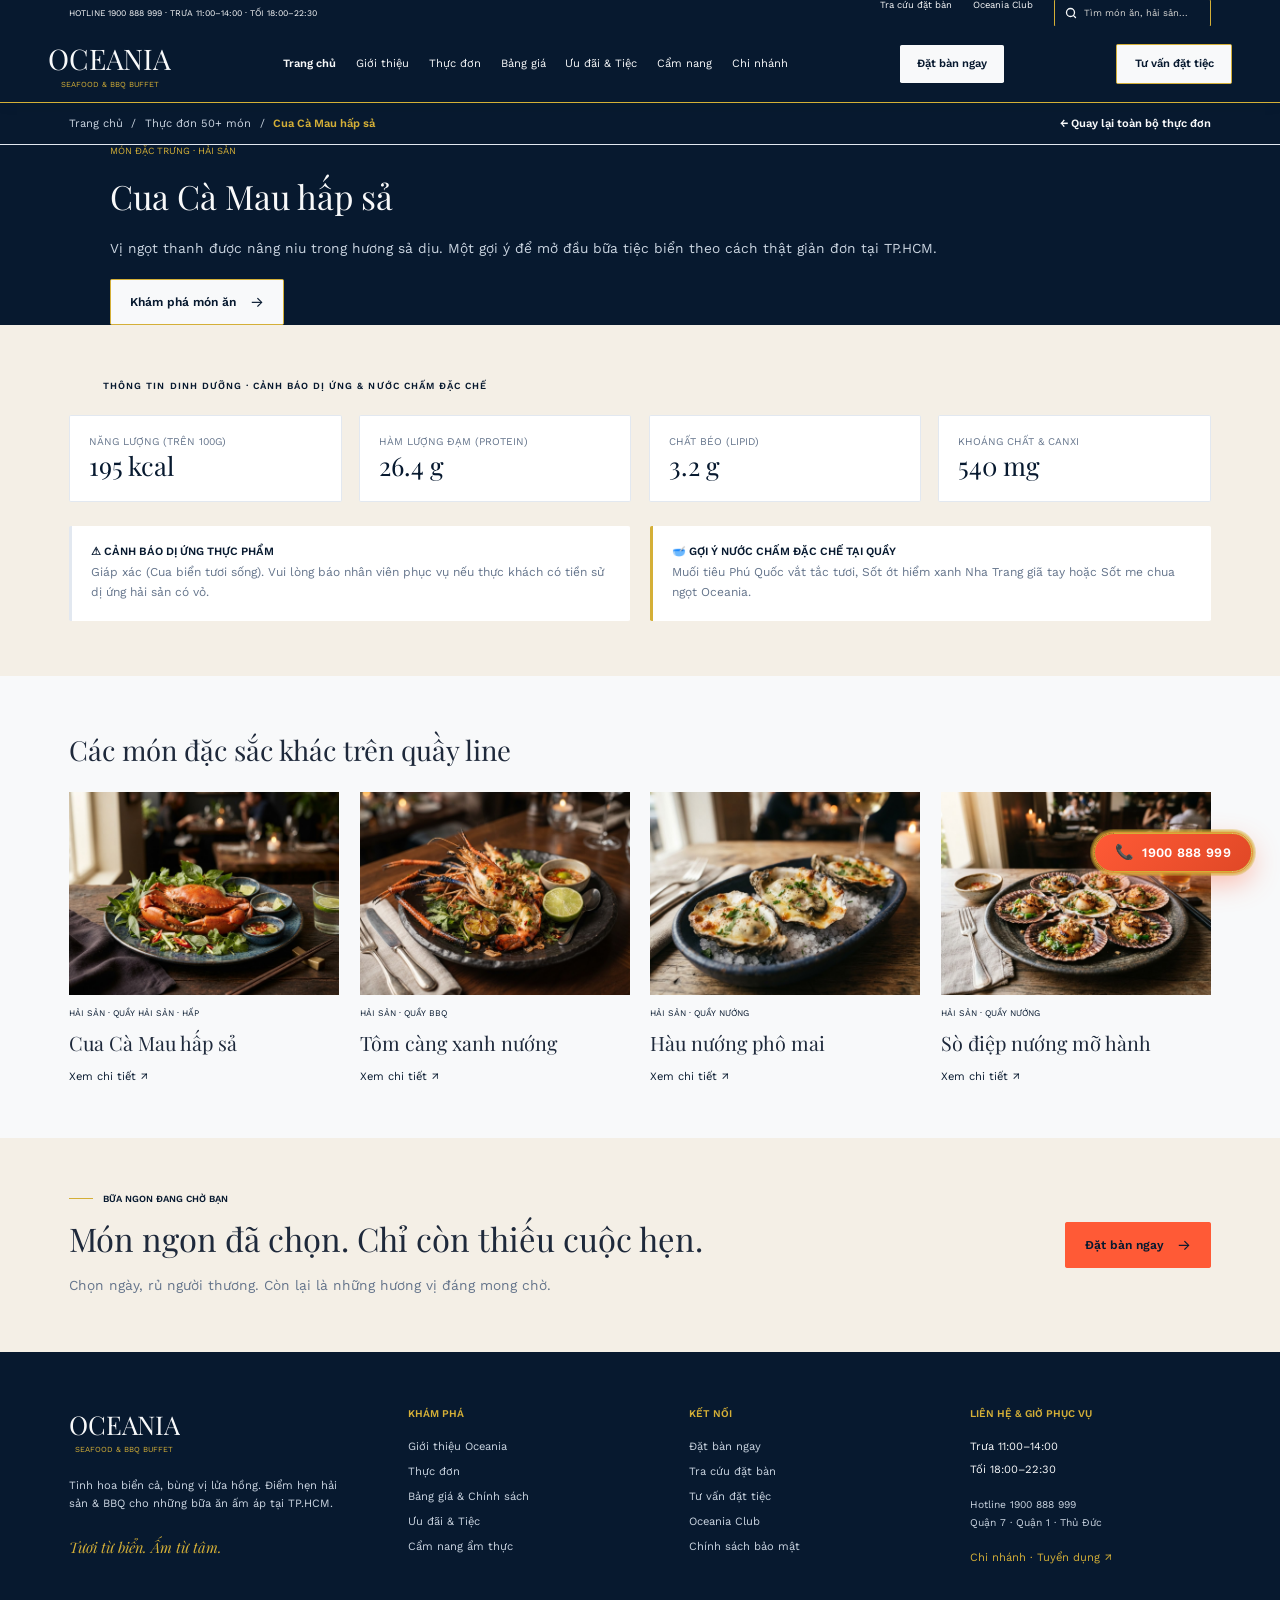
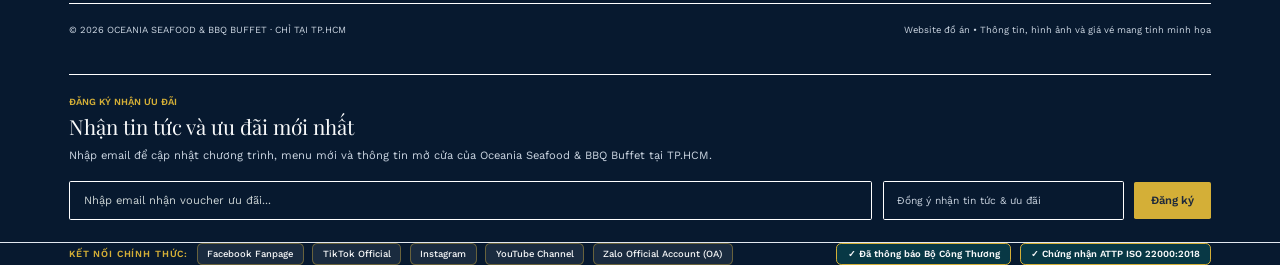
<file: dish-detail.html>
<!DOCTYPE html>
<html lang="vi">
<head>
  <meta charset="UTF-8" />
  <meta name="viewport" content="width=device-width, initial-scale=1.0" />
  <title>Chi Tiết Món Ăn & Dinh Dưỡng — Oceania Seafood & BBQ Buffet</title>
  <link rel="stylesheet" href="assets/css/style.css" />
</head>
<body>
  <!-- Global Search Autocomplete Drawer (Figma State S11) -->
  <div id="oceania-search-drawer" class="oceania-search-drawer" aria-hidden="true">
    <div class="bg-[var(--surface\/card,white)] border border-[var(--brand\/champagne,#d4af37)] border-solid content-stretch flex flex-col gap-[24px] items-start overflow-clip p-[32px] relative shrink-0 w-full" data-node-id="3375:38955" data-name="Tìm kiếm mở rộng">
          <div class="content-stretch flex gap-[24px] items-end overflow-clip relative shrink-0 w-full" data-node-id="3375:38956" data-name="Tìm kiếm">
            <div class="bg-[var(--surface\/card,white)] border border-[var(--border\/default,#e2e8f0)] border-solid content-stretch flex flex-[1_0_0] flex-col items-start min-h-[78px] min-w-px overflow-clip p-[14px] relative rounded-[2px]" data-node-id="3375:38957" data-name="Trường thông tin">
              <div class="[word-break:break-word] font-['Work_Sans:Regular'] font-normal leading-[0] relative shrink-0 text-[#182d36] text-[0px] w-full" data-node-id="3375:38958">
                <p class="leading-[1.65] mb-0 text-[#667076] text-[11px]">Tìm món ăn, quầy, nguyên liệu</p>
                <p class="leading-[1.65] text-[15px]">cua</p>
              </div>
            </div>
            <div class="content-stretch flex flex-col items-start overflow-clip relative shrink-0 w-[130px]" data-node-id="3375:38959" data-name="Xóa">
              <div class="bg-[var(--surface\/card,white)] border border-[var(--border\/default,#e2e8f0)] border-solid content-stretch flex items-center justify-center min-h-[48px] overflow-clip px-[18px] py-[14px] relative rounded-[2px] shrink-0 w-full" data-node-id="3375:38960" data-name="Nút hành động">
                <p class="[word-break:break-word] flex-[1_0_0] font-['Work_Sans:SemiBold'] font-semibold leading-[1.4] min-w-px relative text-[14px] text-[color:var(--brand\/ocean,#07192f)] text-center" data-node-id="3375:38961">
                  Xóa
                </p>
              </div>
            </div>
            <div class="content-stretch flex flex-col items-start overflow-clip relative shrink-0 w-[130px]" data-node-id="3375:38962" data-name="Đóng">
              <div class="bg-[var(--surface\/card,white)] border border-[var(--border\/default,#e2e8f0)] border-solid content-stretch flex items-center justify-center min-h-[48px] overflow-clip px-[18px] py-[14px] relative rounded-[2px] shrink-0 w-full" data-node-id="3375:38963" data-name="Nút hành động">
                <a class="[word-break:break-word] block cursor-pointer flex-[1_0_0] font-['Work_Sans:SemiBold'] font-semibold leading-[0] min-w-px relative text-[14px] text-[color:var(--brand\/ocean,#07192f)] text-center" data-node-id="3375:38964">
                  <p class="leading-[1.4]">Đóng ×</p>
                </a>
              </div>
            </div>
          </div>
          <p class="[word-break:break-word] font-['Work_Sans:SemiBold'] font-semibold leading-[1.5] relative shrink-0 text-[11px] text-[color:var(--brand\/ocean,#07192f)] w-full" data-node-id="3375:38965">
            GỢI Ý PHÙ HỢP VỚI “CUA”
          </p>
          <div class="content-stretch flex gap-[24px] items-start overflow-clip relative shrink-0 w-full" data-node-id="3375:38966" data-name="Gợi ý món ăn">
            <div class="content-stretch flex flex-col items-start overflow-clip relative shrink-0 w-[350px]" data-node-id="3375:38967" data-name="Món phù hợp">
              <div class="content-stretch flex flex-col gap-[14px] items-start overflow-clip relative shrink-0 w-full" data-node-id="3375:38968" data-name="Món ăn">
                <div class="h-[230px] relative shrink-0 w-full" data-node-id="3375:38969" data-name="Ảnh minh họa">
                  <img alt="" class="absolute inset-0 max-w-none object-cover pointer-events-none size-full" src="assets/figma/f1d84.png" />
                </div>
                <div class="[word-break:break-word] font-['Work_Sans:Regular'] font-normal leading-[0] relative shrink-0 text-[#8d1934] text-[0px] w-full" data-node-id="3375:38970">
                  <p class="leading-[1.65] mb-0 text-[11px]">Hải sản · Hấp · Không cay</p>
                  <p class="font-['Playfair_Display:Regular'] leading-[1.65] mb-0 text-[#182d36] text-[25px]">Cua Cà Mau hấp sả</p>
                  <p class="leading-[1.65] text-[13px]">Xem chi tiết ↗</p>
                </div>
              </div>
            </div>
            <div class="content-stretch flex flex-[1_0_0] flex-col gap-[24px] items-start min-w-px overflow-clip relative" data-node-id="3375:38971" data-name="Gợi ý chủ đề">
              <p class="[word-break:break-word] font-['Playfair_Display:Regular'] font-normal leading-[1.28] relative shrink-0 text-[28px] text-[color:var(--text\/primary,#1e293b)] w-full" data-node-id="3375:38972">
                Khám phá thêm từ vị biển
              </p>
              <div class="content-start flex flex-wrap gap-[8px] items-start overflow-clip relative shrink-0 w-full" data-node-id="3375:38973" data-name="Bộ lọc">
                <div class="bg-[var(--surface\/card,white)] border border-[var(--border\/default,#e2e8f0)] border-solid content-stretch flex items-start overflow-clip px-[15px] py-[12px] relative rounded-[100px] shrink-0" data-node-id="3375:38974" data-name="Lựa chọn">
                  <p class="[word-break:break-word] font-['Work_Sans:Regular'] font-normal leading-[normal] relative shrink-0 text-[13px] text-[color:var(--text\/secondary,#64748b)] whitespace-nowrap" data-node-id="3375:38975">
                    Hải sản
                  </p>
                </div>
                <div class="bg-[var(--surface\/card,white)] border border-[var(--border\/default,#e2e8f0)] border-solid content-stretch flex items-start overflow-clip px-[15px] py-[12px] relative rounded-[100px] shrink-0" data-node-id="3375:38976" data-name="Lựa chọn">
                  <p class="[word-break:break-word] font-['Work_Sans:Regular'] font-normal leading-[normal] relative shrink-0 text-[13px] text-[color:var(--text\/secondary,#64748b)] whitespace-nowrap" data-node-id="3375:38977">
                    Quầy hấp
                  </p>
                </div>
                <div class="bg-[var(--surface\/card,white)] border border-[var(--border\/default,#e2e8f0)] border-solid content-stretch flex items-start overflow-clip px-[15px] py-[12px] relative rounded-[100px] shrink-0" data-node-id="3375:38978" data-name="Lựa chọn">
                  <p class="[word-break:break-word] font-['Work_Sans:Regular'] font-normal leading-[normal] relative shrink-0 text-[13px] text-[color:var(--text\/secondary,#64748b)] whitespace-nowrap" data-node-id="3375:38979">
                    Không cay
                  </p>
                </div>
              </div>
              <div class="[word-break:break-word] font-['Work_Sans:Regular'] font-normal leading-[0] relative shrink-0 text-[15px] text-[color:var(--text\/secondary,#64748b)] w-full" data-node-id="3375:38980">
                <p class="leading-[1.65] mb-0">Cua Cà Mau hấp sả · Quầy Hải sản</p>
                <p class="leading-[1.65]">Cẩm nang: Vị ngọt nguyên bản từ cua hấp sả</p>
              </div>
              <div class="bg-[var(--surface\/card,white)] border border-[var(--border\/default,#e2e8f0)] border-solid content-stretch flex items-center justify-center min-h-[48px] overflow-clip px-[18px] py-[14px] relative rounded-[2px] shrink-0 w-full" data-node-id="3375:38981" data-name="Nút hành động">
                <p class="[word-break:break-word] flex-[1_0_0] font-['Work_Sans:SemiBold'] font-semibold leading-[1.4] min-w-px relative text-[14px] text-[color:var(--brand\/ocean,#07192f)] text-center" data-node-id="3375:38982">
                  Xem kết quả tìm kiếm
                </p>
              </div>
              <div class="bg-[var(--surface\/sand,#f4efe6)] border-[var(--brand\/champagne,#d4af37)] border-l-2 border-solid content-stretch flex flex-col items-start overflow-clip p-[18px] relative shrink-0 w-full" data-node-id="3375:38983" data-name="Thông báo">
                <p class="[word-break:break-word] font-['Work_Sans:Regular'] font-normal leading-[1.65] relative shrink-0 text-[13px] text-[color:var(--text\/secondary,#64748b)] w-full" data-node-id="3375:38984">
                  Danh mục và hình ảnh hệ thống nhà hàng Oceania TP.HCM. Không có giá bán lẻ theo món.
                </p>
              </div>
            </div>
          </div>
        </div>
  </div>

  <!-- Global Mobile Navigation Drawer (Figma State S22) -->
  <div id="oceania-mobile-drawer" class="oceania-mobile-drawer" aria-hidden="true">
    <div class="oceania-mobile-drawer-backdrop"></div>
    <div class="oceania-mobile-drawer-panel">
      <div class="bg-[var(--brand\/ocean,#07192f)] content-stretch flex flex-col gap-[20px] items-start overflow-clip p-[24px] relative shrink-0 w-full" data-node-id="3375:39491" data-name="Menu điều hướng mở">
        <div class="[word-break:break-word] content-stretch flex items-start justify-between overflow-clip relative shrink-0 w-full" data-node-id="3375:39492" data-name="Tiêu đề menu">
          <p class="flex-[1_0_0] font-['Work_Sans:SemiBold'] font-semibold leading-[1.5] min-w-px relative text-[11px] text-[color:var(--brand\/champagne,#d4af37)]" data-node-id="3375:39493">
            KHÁM PHÁ OCEANIA
          </p>
          <p class="font-['Inter:Regular'] font-normal leading-[normal] not-italic relative shrink-0 text-[20px] text-[color:var(--surface\/pearl,#f8f9fa)] whitespace-nowrap" data-node-id="3375:39494">
            ×
          </p>
        </div>
        <div class="bg-[var(--surface\/card,white)] border border-[var(--border\/default,#e2e8f0)] border-solid content-stretch flex flex-col items-start min-h-[78px] overflow-clip p-[14px] relative rounded-[2px] shrink-0 w-full" data-node-id="3375:39495" data-name="Trường thông tin">
          <div class="[word-break:break-word] font-['Work_Sans:Regular'] font-normal leading-[0] relative shrink-0 text-[#182d36] text-[0px] w-full" data-node-id="3375:39496">
            <p class="leading-[1.65] mb-0 text-[#667076] text-[11px]">Tìm kiếm</p>
            <p class="leading-[1.65] text-[15px]">Tìm món ăn, cẩm nang… ⌕</p>
          </div>
        </div>
        <div class="[word-break:break-word] content-stretch flex flex-col font-normal items-start overflow-clip relative shrink-0 w-full whitespace-nowrap" data-node-id="3375:39497" data-name="Các mục chính">
          <div class="border-[var(--surface\/card,white)] border-b border-solid content-stretch flex items-center justify-between min-h-[52px] overflow-clip relative shrink-0 w-full" data-node-id="3375:39498" data-name="Mục điều hướng">
            <a class="block cursor-pointer font-['Work_Sans:Regular'] leading-[0] relative shrink-0 text-[17px] text-[color:var(--surface\/pearl,#f8f9fa)]" data-node-id="3375:39499">
              <p class="leading-[normal]">Trang chủ</p>
            </a>
            <p class="font-['Inter:Regular'] leading-[normal] not-italic relative shrink-0 text-[18px] text-[color:var(--brand\/champagne,#d4af37)]" data-node-id="3375:39500">
              ↗
            </p>
          </div>
          <div class="border-[var(--surface\/card,white)] border-b border-solid content-stretch flex items-center justify-between min-h-[52px] overflow-clip relative shrink-0 w-full" data-node-id="3375:39501" data-name="Mục điều hướng">
            <a class="block cursor-pointer font-['Work_Sans:Regular'] leading-[0] relative shrink-0 text-[17px] text-[color:var(--surface\/pearl,#f8f9fa)]" data-node-id="3375:39502">
              <p class="leading-[normal]">Giới thiệu</p>
            </a>
            <p class="font-['Inter:Regular'] leading-[normal] not-italic relative shrink-0 text-[18px] text-[color:var(--brand\/champagne,#d4af37)]" data-node-id="3375:39503">
              ↗
            </p>
          </div>
          <div class="border-[var(--surface\/card,white)] border-b border-solid content-stretch flex items-center justify-between min-h-[52px] overflow-clip relative shrink-0 w-full" data-node-id="3375:39504" data-name="Mục điều hướng">
            <a class="block cursor-pointer font-['Work_Sans:Regular'] leading-[0] relative shrink-0 text-[17px] text-[color:var(--surface\/pearl,#f8f9fa)]" data-node-id="3375:39505">
              <p class="leading-[normal]">Thực đơn</p>
            </a>
            <p class="font-['Inter:Regular'] leading-[normal] not-italic relative shrink-0 text-[18px] text-[color:var(--brand\/champagne,#d4af37)]" data-node-id="3375:39506">
              ↗
            </p>
          </div>
          <div class="border-[var(--surface\/card,white)] border-b border-solid content-stretch flex items-center justify-between min-h-[52px] overflow-clip relative shrink-0 w-full" data-node-id="3375:39507" data-name="Mục điều hướng">
            <a class="block cursor-pointer font-['Work_Sans:Regular'] leading-[0] relative shrink-0 text-[17px] text-[color:var(--surface\/pearl,#f8f9fa)]" data-node-id="3375:39508">
              <p class="leading-[normal]">Bảng giá</p>
            </a>
            <p class="font-['Inter:Regular'] leading-[normal] not-italic relative shrink-0 text-[18px] text-[color:var(--brand\/champagne,#d4af37)]" data-node-id="3375:39509">
              ↗
            </p>
          </div>
          <div class="border-[var(--surface\/card,white)] border-b border-solid content-stretch flex items-center justify-between min-h-[52px] overflow-clip relative shrink-0 w-full" data-node-id="3375:39510" data-name="Mục điều hướng">
            <a class="block cursor-pointer font-['Work_Sans:Regular'] leading-[0] relative shrink-0 text-[17px] text-[color:var(--surface\/pearl,#f8f9fa)]" data-node-id="3375:39511">
              <p class="leading-[normal]">Ưu đãi &amp; Tiệc</p>
            </a>
            <p class="font-['Inter:Regular'] leading-[normal] not-italic relative shrink-0 text-[18px] text-[color:var(--brand\/champagne,#d4af37)]" data-node-id="3375:39512">
              ↗
            </p>
          </div>
          <div class="border-[var(--surface\/card,white)] border-b border-solid content-stretch flex items-center justify-between min-h-[52px] overflow-clip relative shrink-0 w-full" data-node-id="3375:39513" data-name="Mục điều hướng">
            <a class="block cursor-pointer font-['Work_Sans:Regular'] leading-[0] relative shrink-0 text-[17px] text-[color:var(--surface\/pearl,#f8f9fa)]" data-node-id="3375:39514">
              <p class="leading-[normal]">Cẩm nang</p>
            </a>
            <p class="font-['Inter:Regular'] leading-[normal] not-italic relative shrink-0 text-[18px] text-[color:var(--brand\/champagne,#d4af37)]" data-node-id="3375:39515">
              ↗
            </p>
          </div>
          <div class="border-[var(--surface\/card,white)] border-b border-solid content-stretch flex items-center justify-between min-h-[52px] overflow-clip relative shrink-0 w-full" data-node-id="3375:39516" data-name="Mục điều hướng">
            <a class="block cursor-pointer font-['Work_Sans:Regular'] leading-[0] relative shrink-0 text-[17px] text-[color:var(--surface\/pearl,#f8f9fa)]" data-node-id="3375:39517">
              <p class="leading-[normal]">Chi nhánh</p>
            </a>
            <p class="font-['Inter:Regular'] leading-[normal] not-italic relative shrink-0 text-[18px] text-[color:var(--brand\/champagne,#d4af37)]" data-node-id="3375:39518">
              ↗
            </p>
          </div>
        </div>
        <div class="bg-[var(--surface\/card,white)] border border-[var(--border\/default,#e2e8f0)] border-solid content-stretch flex items-center justify-center min-h-[48px] overflow-clip px-[18px] py-[14px] relative rounded-[2px] shrink-0 w-full" data-node-id="3375:39519" data-name="Nút hành động">
          <a class="[word-break:break-word] block cursor-pointer flex-[1_0_0] font-['Work_Sans:SemiBold'] font-semibold leading-[0] min-w-px relative text-[14px] text-[color:var(--brand\/ocean,#07192f)] text-center" data-node-id="3375:39520">
            <p class="leading-[1.4]">Đặt bàn ngay</p>
          </a>
        </div>
        <div class="content-stretch flex gap-[16px] items-start overflow-clip relative shrink-0 w-full" data-node-id="3375:39521" data-name="Liên kết bổ sung">
          <div class="bg-[var(--surface\/card,white)] border border-[var(--border\/default,#e2e8f0)] border-solid content-stretch flex flex-[1_0_0] items-center justify-center min-h-[48px] min-w-px overflow-clip px-[18px] py-[14px] relative rounded-[2px]" data-node-id="3375:39522" data-name="Nút hành động">
            <a class="[word-break:break-word] block cursor-pointer flex-[1_0_0] font-['Work_Sans:SemiBold'] font-semibold leading-[0] min-w-px relative text-[14px] text-[color:var(--brand\/ocean,#07192f)] text-center" data-node-id="3375:39523">
              <p class="leading-[1.4]">Tra cứu đặt bàn</p>
            </a>
          </div>
          <div class="bg-[var(--surface\/card,white)] border border-[var(--border\/default,#e2e8f0)] border-solid content-stretch flex flex-[1_0_0] items-center justify-center min-h-[48px] min-w-px overflow-clip px-[18px] py-[14px] relative rounded-[2px]" data-node-id="3375:39524" data-name="Nút hành động">
            <a class="[word-break:break-word] block cursor-pointer flex-[1_0_0] font-['Work_Sans:SemiBold'] font-semibold leading-[0] min-w-px relative text-[14px] text-[color:var(--brand\/ocean,#07192f)] text-center" data-node-id="3375:39525">
              <p class="leading-[1.4]">Oceania Club</p>
            </a>
          </div>
        </div>
        <p class="[word-break:break-word] font-['Work_Sans:Regular'] font-normal leading-[1.65] relative shrink-0 text-[#cbd5e1] text-[13px] w-full" data-node-id="3375:39526">
          Hotline 1900 888 999 · TP.HCM
        </p>
      </div>
    </div>
  </div>

  <!-- Desktop View (1440px Figma Frame) -->
  <div class="oceania-desktop-view">
    
<div class="bg-[var(--surface\/pearl,#f8f9fa)] content-stretch flex flex-col items-start relative size-full" data-node-id="3361:13723-detail" data-name="Chi tiết món ăn">
  <div class="bg-[var(--brand\/ocean,#07192f)] content-stretch flex flex-col items-start overflow-clip relative shrink-0 w-full" data-node-id="3375:937" data-name="Điều hướng">
        <div class="bg-[var(--brand\/ocean,#07192f)] content-stretch flex h-[30px] items-center justify-between overflow-clip px-[80px] relative shrink-0 w-full" data-node-id="3375:938" data-name="Guest services">
          <p class="[word-break:break-word] font-['Work_Sans:Regular'] font-normal leading-[normal] relative shrink-0 text-[10px] text-[color:var(--surface\/pearl,#f8f9fa)] whitespace-nowrap" data-node-id="3375:939">
            HOTLINE 1900 888 999 · TRƯA 11:00–14:00 · TỐI 18:00–22:30
          </p>
          <div class="content-stretch flex gap-[24px] items-start overflow-clip relative shrink-0" data-node-id="3375:940" data-name="Secondary links">
            <a class="[word-break:break-word] block cursor-pointer font-['Work_Sans:Regular'] font-normal leading-[0] relative shrink-0 text-[11px] text-[color:var(--surface\/pearl,#f8f9fa)] whitespace-nowrap" data-node-id="3375:941">
              <p class="leading-[normal]">Tra cứu đặt bàn</p>
            </a>
            <a class="[word-break:break-word] block cursor-pointer font-['Work_Sans:Regular'] font-normal leading-[0] relative shrink-0 text-[11px] text-[color:var(--surface\/pearl,#f8f9fa)] whitespace-nowrap" data-node-id="3375:942">
              <p class="leading-[normal]">Oceania Club</p>
            </a>
            <div class="bg-[var(--brand\/ocean,#07192f)] border border-[var(--brand\/champagne,#d4af37)] border-solid content-stretch flex gap-[8px] items-center overflow-clip px-[12px] py-[8px] relative rounded-[2px] shrink-0" data-node-id="3375:943" data-name="Search field">
              <div class="relative shrink-0 size-[14px]" data-node-id="3375:944" data-name="search">
                <img alt="" class="absolute block inset-0 max-w-none size-full" src="assets/figma/f5e0f.svg" />
              </div>
              <input type="text" class="oceania-header-search-input" placeholder="Tìm món ăn, hải sản..." aria-label="Tìm món ăn" />
            </div>
          </div>
        </div>
        <div class="border-[var(--brand\/champagne,#d4af37)] border-b border-solid content-stretch flex h-[90px] items-center justify-between overflow-clip px-[56px] relative shrink-0 w-full" data-node-id="3375:947" data-name="Main navigation">
          <div class="[word-break:break-word] content-stretch flex flex-col font-normal gap-[4px] items-center overflow-clip relative shrink-0 whitespace-nowrap" data-node-id="3375:948" data-name="Oceania wordmark">
            <a class="block cursor-pointer font-['Playfair_Display:Regular'] leading-[0] relative shrink-0 text-[33px] text-[color:var(--surface\/pearl,#f8f9fa)]" data-node-id="3375:949">
              <p class="leading-[normal]">OCEANIA</p>
            </a>
            <p class="font-['Work_Sans:Regular'] leading-[normal] relative shrink-0 text-[9px] text-[color:var(--brand\/champagne,#d4af37)]" data-node-id="3375:950">SEAFOOD &amp; BBQ BUFFET</p>
          </div>
          <div class="content-stretch flex gap-[23px] items-center overflow-clip relative shrink-0" data-node-id="3375:951" data-name="Page links">
            <div class="border-[var(--brand\/champagne,#d4af37)] border-b border-solid content-stretch flex flex-col items-start overflow-clip pb-[8px] pt-[9px] relative shrink-0" data-node-id="3375:952" data-name="Navigation item">
              <a class="[word-break:break-word] block cursor-pointer font-['Work_Sans:SemiBold'] font-semibold leading-[0] relative shrink-0 text-[13px] text-[color:var(--surface\/pearl,#f8f9fa)] whitespace-nowrap" data-node-id="3375:953">
                <p class="leading-[normal]">Trang chủ</p>
              </a>
            </div>
            <div class="border-[var(--brand\/champagne,#d4af37)] border-b border-solid content-stretch flex flex-col items-start overflow-clip pb-[8px] pt-[9px] relative shrink-0" data-node-id="3375:954" data-name="Navigation item">
              <a class="[word-break:break-word] block cursor-pointer font-['Work_Sans:Regular'] font-normal leading-[0] relative shrink-0 text-[13px] text-[color:var(--surface\/pearl,#f8f9fa)] whitespace-nowrap" data-node-id="3375:955">
                <p class="leading-[normal]">Giới thiệu</p>
              </a>
            </div>
            <div class="border-[var(--brand\/champagne,#d4af37)] border-b border-solid content-stretch flex flex-col items-start overflow-clip pb-[8px] pt-[9px] relative shrink-0" data-node-id="3375:956" data-name="Navigation item">
              <p class="[word-break:break-word] font-['Work_Sans:Regular'] font-normal leading-[normal] relative shrink-0 text-[13px] text-[color:var(--brand\/champagne,#d4af37)] whitespace-nowrap" data-node-id="3375:957">
                Thực đơn
              </p>
            </div>
            <div class="border-[var(--brand\/champagne,#d4af37)] border-b border-solid content-stretch flex flex-col items-start overflow-clip pb-[8px] pt-[9px] relative shrink-0" data-node-id="3375:958" data-name="Navigation item">
              <a class="[word-break:break-word] block cursor-pointer font-['Work_Sans:Regular'] font-normal leading-[0] relative shrink-0 text-[13px] text-[color:var(--surface\/pearl,#f8f9fa)] whitespace-nowrap" data-node-id="3375:959">
                <p class="leading-[normal]">Bảng giá</p>
              </a>
            </div>
            <div class="border-[var(--brand\/champagne,#d4af37)] border-b border-solid content-stretch flex flex-col items-start overflow-clip pb-[8px] pt-[9px] relative shrink-0" data-node-id="3375:960" data-name="Navigation item">
              <a class="[word-break:break-word] block cursor-pointer font-['Work_Sans:Regular'] font-normal leading-[0] relative shrink-0 text-[13px] text-[color:var(--surface\/pearl,#f8f9fa)] whitespace-nowrap" data-node-id="3375:961">
                <p class="leading-[normal]">Ưu đãi &amp; Tiệc</p>
              </a>
            </div>
            <div class="border-[var(--brand\/champagne,#d4af37)] border-b border-solid content-stretch flex flex-col items-start overflow-clip pb-[8px] pt-[9px] relative shrink-0" data-node-id="3375:962" data-name="Navigation item">
              <a class="[word-break:break-word] block cursor-pointer font-['Work_Sans:Regular'] font-normal leading-[0] relative shrink-0 text-[13px] text-[color:var(--surface\/pearl,#f8f9fa)] whitespace-nowrap" data-node-id="3375:963">
                <p class="leading-[normal]">Cẩm nang</p>
              </a>
            </div>
            <div class="border-[var(--brand\/champagne,#d4af37)] border-b border-solid content-stretch flex flex-col items-start overflow-clip pb-[8px] pt-[9px] relative shrink-0" data-node-id="3375:964" data-name="Navigation item">
              <a class="[word-break:break-word] block cursor-pointer font-['Work_Sans:Regular'] font-normal leading-[0] relative shrink-0 text-[13px] text-[color:var(--surface\/pearl,#f8f9fa)] whitespace-nowrap" data-node-id="3375:965">
                <p class="leading-[normal]">Chi nhánh</p>
              </a>
            </div>
          </div>
          <div class="bg-[var(--surface\/pearl,#f8f9fa)] content-stretch flex items-start overflow-clip px-[20px] py-[14px] relative rounded-[2px] shrink-0" data-node-id="3375:966" data-name="Booking action">
            <a class="[word-break:break-word] block cursor-pointer font-['Work_Sans:SemiBold'] font-semibold leading-[0] relative shrink-0 text-[13px] text-[color:var(--brand\/ocean,#07192f)] whitespace-nowrap" data-node-id="3375:967">
              <p class="leading-[normal]">Đặt bàn ngay</p>
            </a>
          </div>
          <div class="bg-[var(--surface\/pearl,#f8f9fa)] border border-[var(--brand\/champagne,#d4af37)] border-solid content-stretch flex items-start overflow-clip px-[20px] py-[14px] relative rounded-[2px] shrink-0" data-node-id="3375:968" data-name="Consultation action">
            <a class="[word-break:break-word] block cursor-pointer font-['Work_Sans:SemiBold'] font-semibold leading-[0] relative shrink-0 text-[13px] text-[color:var(--brand\/ocean,#07192f)] whitespace-nowrap" data-node-id="3375:969">
              <p class="leading-[normal]">Tư vấn đặt tiệc</p>
            </a>
          </div>
        </div>
      </div>
  <div class="bg-[#07192f] border-b border-[#d4af37]/30 px-[80px] py-[16px] w-full flex items-center justify-between">
    <div class="flex items-center gap-[10px] text-[13px] text-[#cbd5e1]">
      <a href="index.html" class="hover:text-[#d4af37]">Trang chủ</a>
      <span>/</span>
      <a href="menu.html" class="hover:text-[#d4af37]">Thực đơn 50+ món</a>
      <span>/</span>
      <span id="dish-breadcrumb-name" class="text-[#d4af37] font-semibold">Cua Cà Mau hấp sả</span>
    </div>
    <a href="menu.html" class="text-[13px] text-[#f8f9fa] font-semibold hover:text-[#d4af37]">← Quay lại toàn bộ thực đơn</a>
  </div>
  <div class="bg-[var(--brand\/ocean,#07192f)] content-stretch flex gap-[48px] items-center overflow-clip px-[80px] py-[56px] relative shrink-0 w-full" data-node-id="3361:13763" data-name="Món đặc trưng">
        <div class="h-[330px] relative shrink-0 w-[590px]" data-node-id="3361:13764" data-name="Cua Cà Mau hấp sả">
          <img alt="" class="absolute inset-0 max-w-none object-cover pointer-events-none size-full" src="assets/figma/f1d84.png" />
        </div>
        <div class="[word-break:break-word] content-stretch flex flex-[1_0_0] flex-col gap-[22px] items-start min-w-px overflow-clip relative" data-node-id="3361:13765" data-name="Lời giới thiệu món">
          <p class="font-['Work_Sans:Regular'] font-normal leading-[normal] relative shrink-0 text-[11px] text-[color:var(--brand\/champagne,#d4af37)] whitespace-nowrap" data-node-id="3361:13766">
            MÓN ĐẶC TRƯNG · HẢI SẢN
          </p>
          <p class="font-['Playfair_Display:Regular'] font-normal leading-[1.3] min-w-full relative shrink-0 text-[39px] text-[color:var(--surface\/pearl,#f8f9fa)] w-[min-content]" data-node-id="3361:13767">
            Cua Cà Mau hấp sả
          </p>
          <p class="font-['Work_Sans:Regular'] font-normal leading-[1.7] min-w-full relative shrink-0 text-[#cbd5e1] text-[16px] w-[min-content]" data-node-id="3361:13768">
            Vị ngọt thanh được nâng niu trong hương sả dịu. Một gợi ý để mở đầu bữa tiệc biển theo cách thật giản đơn tại TP.HCM.
          </p>
          <div class="bg-[var(--surface\/pearl,#f8f9fa)] border border-[var(--brand\/champagne,#d4af37)] border-solid content-stretch flex gap-[16px] items-center leading-[normal] overflow-clip px-[22px] py-[15px] relative rounded-[2px] shrink-0 text-[color:var(--brand\/ocean,#07192f)] whitespace-nowrap" data-node-id="3361:13769" data-name="Nút hành động">
            <p class="font-['Work_Sans:SemiBold'] font-semibold relative shrink-0 text-[14px]" data-node-id="3361:13770">
              Khám phá món ăn
            </p>
            <p class="font-['Inter:Regular'] font-normal not-italic relative shrink-0 text-[17px]" data-node-id="3361:13771">
              →
            </p>
          </div>
        </div>
      </div>
  <div id="oceania-nutrition-panel" class="bg-[#f4efe6] px-[80px] py-[64px] w-full">
    <div class="max-w-[1280px] mx-auto flex flex-col gap-[28px]">
      <div class="flex items-center gap-[12px]">
        <div class="bg-[#d4af37] h-px w-[28px]"></div>
        <p class="text-[11px] font-semibold uppercase tracking-[1.2px] text-[#07192f]">THÔNG TIN DINH DƯỠNG · CẢNH BÁO DỊ ỨNG & NƯỚC CHẤM ĐẶC CHẾ</p>
      </div>
      <div class="grid grid-cols-4 gap-[20px]">
        <div class="bg-white border border-[#e2e8f0] p-[22px] rounded-[2px]">
          <p class="text-[12px] text-[#64748b] uppercase">Năng lượng (trên 100g)</p>
          <p id="nutri-kcal" class="font-['Playfair_Display:Regular'] text-[30px] text-[#07192f] mt-[6px]">195 kcal</p>
        </div>
        <div class="bg-white border border-[#e2e8f0] p-[22px] rounded-[2px]">
          <p class="text-[12px] text-[#64748b] uppercase">Hàm lượng Đạm (Protein)</p>
          <p id="nutri-protein" class="font-['Playfair_Display:Regular'] text-[30px] text-[#07192f] mt-[6px]">26.4 g</p>
        </div>
        <div class="bg-white border border-[#e2e8f0] p-[22px] rounded-[2px]">
          <p class="text-[12px] text-[#64748b] uppercase">Chất béo (Lipid)</p>
          <p id="nutri-fat" class="font-['Playfair_Display:Regular'] text-[30px] text-[#07192f] mt-[6px]">3.2 g</p>
        </div>
        <div class="bg-white border border-[#e2e8f0] p-[22px] rounded-[2px]">
          <p class="text-[12px] text-[#64748b] uppercase">Khoáng chất & Canxi</p>
          <p id="nutri-minerals" class="font-['Playfair_Display:Regular'] text-[30px] text-[#07192f] mt-[6px]">540 mg</p>
        </div>
      </div>
      <div class="grid grid-cols-2 gap-[24px]">
        <div class="bg-white border-l-4 border-[#ff5a36] p-[22px] rounded-[2px]">
          <p class="text-[13px] font-semibold text-[#07192f] uppercase mb-[6px]">⚠ Cảnh báo dị ứng thực phẩm</p>
          <p id="nutri-allergen" class="text-[14px] text-[#64748b] leading-relaxed">Giáp xác (Cua biển tươi sống). Vui lòng báo nhân viên phục vụ nếu thực khách có tiền sử dị ứng hải sản có vỏ.</p>
        </div>
        <div class="bg-white border-l-4 border-[#d4af37] p-[22px] rounded-[2px]">
          <p class="text-[13px] font-semibold text-[#07192f] uppercase mb-[6px]">🥣 Gợi ý nước chấm đặc chế tại quầy</p>
          <p id="nutri-sauce" class="text-[14px] text-[#64748b] leading-relaxed">Muối tiêu Phú Quốc vắt tắc tươi, Sốt ớt hiểm xanh Nha Trang giã tay hoặc Sốt me chua ngọt Oceania.</p>
        </div>
      </div>
    </div>
  </div>
  <div class="bg-[#f8f9fa] px-[80px] py-[64px] w-full flex flex-col gap-[28px]">
    <p class="font-['Playfair_Display:Regular'] text-[32px] text-[#1e293b]">Các món đặc sắc khác trên quầy line</p>
    <div class="content-stretch flex gap-[24px] items-start overflow-clip relative shrink-0 w-full" data-node-id="3361:13806" data-name="Bộ sưu tập món">
          <div class="content-stretch flex flex-[1_0_0] flex-col gap-[15px] items-start min-w-px overflow-clip relative" data-node-id="3361:13807" data-name="Món ăn">
            <div class="h-[236px] relative shrink-0 w-full" data-node-id="3361:13808" data-name="Ảnh món ăn">
              <img alt="" class="absolute inset-0 max-w-none object-cover pointer-events-none size-full" src="assets/figma/f1d84.png" />
            </div>
            <p class="[word-break:break-word] font-['Work_Sans:Regular'] font-normal leading-[normal] min-w-full relative shrink-0 text-[10px] text-[color:var(--brand\/ocean,#07192f)] uppercase w-[min-content]" data-node-id="3361:13809">
              Hải sản · Quầy Hải sản · Hấp
            </p>
            <p class="[word-break:break-word] font-['Playfair_Display:Regular'] font-normal leading-[1.3] min-w-full relative shrink-0 text-[23px] text-[color:var(--text\/primary,#1e293b)] w-[min-content]" data-node-id="3361:13810">
              Cua Cà Mau hấp sả
            </p>
            <p class="[word-break:break-word] font-['Work_Sans:Regular'] font-normal leading-[normal] relative shrink-0 text-[13px] text-[color:var(--brand\/ocean,#07192f)] whitespace-nowrap" data-node-id="3361:13811">
              Xem chi tiết ↗
            </p>
          </div>
          <div class="content-stretch flex flex-[1_0_0] flex-col gap-[15px] items-start min-w-px overflow-clip relative" data-node-id="3361:13812" data-name="Món ăn">
            <div class="h-[236px] relative shrink-0 w-full" data-node-id="3361:13813" data-name="Ảnh món ăn">
              <img alt="" class="absolute inset-0 max-w-none object-cover pointer-events-none size-full" src="assets/figma/fbc4b.png" />
            </div>
            <p class="[word-break:break-word] font-['Work_Sans:Regular'] font-normal leading-[normal] min-w-full relative shrink-0 text-[10px] text-[color:var(--brand\/ocean,#07192f)] uppercase w-[min-content]" data-node-id="3361:13814">
              Hải sản · Quầy BBQ
            </p>
            <p class="[word-break:break-word] font-['Playfair_Display:Regular'] font-normal leading-[1.3] min-w-full relative shrink-0 text-[23px] text-[color:var(--text\/primary,#1e293b)] w-[min-content]" data-node-id="3361:13815">
              Tôm càng xanh nướng
            </p>
            <p class="[word-break:break-word] font-['Work_Sans:Regular'] font-normal leading-[normal] relative shrink-0 text-[13px] text-[color:var(--brand\/ocean,#07192f)] whitespace-nowrap" data-node-id="3361:13816">
              Xem chi tiết ↗
            </p>
          </div>
          <div class="content-stretch flex flex-[1_0_0] flex-col gap-[15px] items-start min-w-px overflow-clip relative" data-node-id="3361:13817" data-name="Món ăn">
            <div class="h-[236px] relative shrink-0 w-full" data-node-id="3361:13818" data-name="Ảnh món ăn">
              <img alt="" class="absolute inset-0 max-w-none object-cover pointer-events-none size-full" src="assets/figma/f0ea2.png" />
            </div>
            <p class="[word-break:break-word] font-['Work_Sans:Regular'] font-normal leading-[normal] min-w-full relative shrink-0 text-[10px] text-[color:var(--brand\/ocean,#07192f)] uppercase w-[min-content]" data-node-id="3361:13819">
              Hải sản · Quầy nướng
            </p>
            <p class="[word-break:break-word] font-['Playfair_Display:Regular'] font-normal leading-[1.3] min-w-full relative shrink-0 text-[23px] text-[color:var(--text\/primary,#1e293b)] w-[min-content]" data-node-id="3361:13820">
              Hàu nướng phô mai
            </p>
            <p class="[word-break:break-word] font-['Work_Sans:Regular'] font-normal leading-[normal] relative shrink-0 text-[13px] text-[color:var(--brand\/ocean,#07192f)] whitespace-nowrap" data-node-id="3361:13821">
              Xem chi tiết ↗
            </p>
          </div>
          <div class="content-stretch flex flex-[1_0_0] flex-col gap-[15px] items-start min-w-px overflow-clip relative" data-node-id="3361:13822" data-name="Món ăn">
            <div class="h-[236px] relative shrink-0 w-full" data-node-id="3361:13823" data-name="Ảnh món ăn">
              <img alt="" class="absolute inset-0 max-w-none object-cover pointer-events-none size-full" src="assets/figma/19f0e.png" />
            </div>
            <p class="[word-break:break-word] font-['Work_Sans:Regular'] font-normal leading-[normal] min-w-full relative shrink-0 text-[10px] text-[color:var(--brand\/ocean,#07192f)] uppercase w-[min-content]" data-node-id="3361:13824">
              Hải sản · Quầy nướng
            </p>
            <p class="[word-break:break-word] font-['Playfair_Display:Regular'] font-normal leading-[1.3] min-w-full relative shrink-0 text-[23px] text-[color:var(--text\/primary,#1e293b)] w-[min-content]" data-node-id="3361:13825">
              Sò điệp nướng mỡ hành
            </p>
            <p class="[word-break:break-word] font-['Work_Sans:Regular'] font-normal leading-[normal] relative shrink-0 text-[13px] text-[color:var(--brand\/ocean,#07192f)] whitespace-nowrap" data-node-id="3361:13826">
              Xem chi tiết ↗
            </p>
          </div>
        </div>
  </div>
  <div class="bg-[var(--surface\/sand,#f4efe6)] content-stretch flex items-center justify-between overflow-clip px-[80px] py-[64px] relative shrink-0 w-full" data-node-id="3361:13935" data-name="Lời mời đặt bàn">
        <div class="content-stretch flex flex-col gap-[16px] items-start overflow-clip relative shrink-0 w-[870px]" data-node-id="3361:13936" data-name="Lời mời">
          <div class="content-stretch flex gap-[12px] items-center overflow-clip relative shrink-0" data-node-id="3361:13937" data-name="Nhãn biên tập">
            <div class="bg-[var(--brand\/champagne,#d4af37)] h-px relative shrink-0 w-[28px]" data-node-id="3361:13938" data-name="Dấu nhấn"></div>
            <p class="[word-break:break-word] font-['Work_Sans:SemiBold'] font-semibold leading-[normal] relative shrink-0 text-[11px] text-[color:var(--brand\/ocean,#07192f)] uppercase whitespace-nowrap" data-node-id="3361:13939">
              Bữa ngon đang chờ bạn
            </p>
          </div>
          <p class="[word-break:break-word] font-['Playfair_Display:Regular'] font-normal leading-[1.3] min-w-full relative shrink-0 text-[38px] text-[color:var(--text\/primary,#1e293b)] w-[min-content]" data-node-id="3361:13940">
            Món ngon đã chọn. Chỉ còn thiếu cuộc hẹn.
          </p>
          <p class="[word-break:break-word] font-['Work_Sans:Regular'] font-normal leading-[1.7] min-w-full relative shrink-0 text-[16px] text-[color:var(--text\/secondary,#64748b)] w-[min-content]" data-node-id="3361:13941">
            Chọn ngày, rủ người thương. Còn lại là những hương vị đáng mong chờ.
          </p>
        </div>
        <div class="[word-break:break-word] bg-[var(--brand\/coral,#ff5a36)] border border-[var(--brand\/coral,#ff5a36)] border-solid content-stretch flex gap-[16px] items-center overflow-clip px-[22px] py-[15px] relative rounded-[2px] shrink-0 text-[color:var(--brand\/ocean,#07192f)] whitespace-nowrap" data-node-id="3361:13942" data-name="Nút hành động">
          <a class="block cursor-pointer font-['Work_Sans:SemiBold'] font-semibold leading-[0] relative shrink-0 text-[14px]" data-node-id="3361:13943">
            <p class="leading-[normal]">Đặt bàn ngay</p>
          </a>
          <p class="font-['Inter:Regular'] font-normal leading-[normal] not-italic relative shrink-0 text-[17px]" data-node-id="3361:13944">
            →
          </p>
        </div>
      </div>
  <div class="bg-[var(--brand\/ocean,#07192f)] content-stretch flex flex-col gap-[45px] items-start overflow-clip pb-[26px] pt-[64px] px-[80px] relative shrink-0 w-full" data-node-id="3375:970" data-name="Chân trang">
        <div class="[word-break:break-word] content-stretch flex gap-[64px] items-start overflow-clip relative shrink-0 w-full" data-node-id="3375:971" data-name="Footer columns">
          <div class="content-stretch flex flex-col font-normal gap-[27px] items-start overflow-clip relative shrink-0 w-[330px]" data-node-id="3375:972" data-name="Brand statement">
            <div class="content-stretch flex flex-col gap-[4px] items-center overflow-clip relative shrink-0 whitespace-nowrap" data-node-id="3375:973" data-name="Oceania wordmark">
              <a class="block cursor-pointer font-['Playfair_Display:Regular'] leading-[0] relative shrink-0 text-[30px] text-[color:var(--surface\/pearl,#f8f9fa)]" data-node-id="3375:974">
                <p class="leading-[normal]">OCEANIA</p>
              </a>
              <p class="font-['Work_Sans:Regular'] leading-[normal] relative shrink-0 text-[9px] text-[color:var(--brand\/champagne,#d4af37)]" data-node-id="3375:975">SEAFOOD &amp; BBQ BUFFET</p>
            </div>
            <p class="font-['Work_Sans:Regular'] leading-[1.65] min-w-full relative shrink-0 text-[#cbd5e1] text-[13px] w-[min-content]" data-node-id="3375:976">Tinh hoa biển cả, bùng vị lửa hồng. Điểm hẹn hải sản &amp; BBQ cho những bữa ăn ấm áp tại TP.HCM.</p>
            <p class="font-['Playfair_Display:Italic'] italic leading-[normal] relative shrink-0 text-[17px] text-[color:var(--brand\/champagne,#d4af37)] w-[178px]" data-node-id="3375:977">
              Tươi từ biển. Ấm từ tâm.
            </p>
          </div>
          <div class="content-stretch flex flex-[1_0_0] flex-col gap-[23px] items-start min-w-px overflow-clip relative whitespace-nowrap" data-node-id="3375:978" data-name="Footer links">
            <p class="font-['Work_Sans:SemiBold'] font-semibold leading-[normal] relative shrink-0 text-[12px] text-[color:var(--brand\/champagne,#d4af37)]" data-node-id="3375:979">
              KHÁM PHÁ
            </p>
            <div class="content-stretch flex flex-col font-['Work_Sans:Regular'] font-normal gap-[14px] items-start overflow-clip relative shrink-0 text-[#cbd5e1] text-[13px]" data-node-id="3375:980" data-name="Links">
              <a class="block cursor-pointer leading-[0] relative shrink-0" data-node-id="3375:981">
                <p class="leading-[normal]">Giới thiệu Oceania</p>
              </a>
              <p class="leading-[normal] relative shrink-0" data-node-id="3375:982">
                Thực đơn
              </p>
              <a class="block cursor-pointer leading-[0] relative shrink-0" data-node-id="3375:983">
                <p class="leading-[normal]">Bảng giá &amp; Chính sách</p>
              </a>
              <a class="block cursor-pointer leading-[0] relative shrink-0" data-node-id="3375:984">
                <p class="leading-[normal]">Ưu đãi &amp; Tiệc</p>
              </a>
              <a class="block cursor-pointer leading-[0] relative shrink-0" data-node-id="3375:985">
                <p class="leading-[normal]">Cẩm nang ẩm thực</p>
              </a>
            </div>
          </div>
          <div class="content-stretch flex flex-[1_0_0] flex-col gap-[23px] items-start min-w-px overflow-clip relative whitespace-nowrap" data-node-id="3375:986" data-name="Footer links">
            <p class="font-['Work_Sans:SemiBold'] font-semibold leading-[normal] relative shrink-0 text-[12px] text-[color:var(--brand\/champagne,#d4af37)]" data-node-id="3375:987">
              KẾT NỐI
            </p>
            <div class="content-stretch flex flex-col font-['Work_Sans:Regular'] font-normal gap-[14px] items-start overflow-clip relative shrink-0 text-[#cbd5e1] text-[13px]" data-node-id="3375:988" data-name="Links">
              <a class="block cursor-pointer leading-[0] relative shrink-0" data-node-id="3375:989">
                <p class="leading-[normal]">Đặt bàn ngay</p>
              </a>
              <a class="block cursor-pointer leading-[0] relative shrink-0" data-node-id="3375:990">
                <p class="leading-[normal]">Tra cứu đặt bàn</p>
              </a>
              <a class="block cursor-pointer leading-[0] relative shrink-0" data-node-id="3375:991">
                <p class="leading-[normal]">Tư vấn đặt tiệc</p>
              </a>
              <a class="block cursor-pointer leading-[0] relative shrink-0" data-node-id="3375:992">
                <p class="leading-[normal]">Oceania Club</p>
              </a>
              <p class="leading-[normal] relative shrink-0" data-node-id="3375:993">
                Chính sách bảo mật
              </p>
            </div>
          </div>
          <div class="content-stretch flex flex-col gap-[23px] items-start overflow-clip relative shrink-0 w-[280px]" data-node-id="3375:994" data-name="Contact and hours">
            <p class="font-['Work_Sans:SemiBold'] font-semibold leading-[normal] relative shrink-0 text-[12px] text-[color:var(--brand\/champagne,#d4af37)] whitespace-nowrap" data-node-id="3375:995">LIÊN HỆ &amp; GIỜ PHỤC VỤ</p>
            <div class="content-stretch flex flex-col font-['Work_Sans:Regular'] font-normal gap-[12px] items-start leading-[normal] overflow-clip relative shrink-0 text-[13px] text-[color:var(--surface\/pearl,#f8f9fa)] whitespace-nowrap" data-node-id="3375:996" data-name="Serving times">
              <p class="relative shrink-0" data-node-id="3375:997">
                Trưa 11:00–14:00
              </p>
              <p class="relative shrink-0" data-node-id="3375:998">
                Tối 18:00–22:30
              </p>
            </div>
            <div class="font-['Work_Sans:Regular'] font-normal leading-[0] min-w-full relative shrink-0 text-[#cbd5e1] text-[12px] w-[min-content]" data-node-id="3375:999">
              <p class="leading-[1.7] mb-0">Hotline 1900 888 999</p>
              <p class="leading-[1.7]">Quận 7 · Quận 1 · Thủ Đức</p>
            </div>
            <a class="block cursor-pointer font-['Work_Sans:Regular'] font-normal leading-[0] relative shrink-0 text-[13px] text-[color:var(--brand\/champagne,#d4af37)] whitespace-nowrap" data-node-id="3375:1000">
              <p class="leading-[normal]">Chi nhánh · Tuyển dụng ↗</p>
            </a>
          </div>
        </div>
        <div class="[word-break:break-word] border-[var(--surface\/card,white)] border-solid border-t content-stretch flex font-['Work_Sans:Regular'] font-normal items-start justify-between leading-[normal] overflow-clip pt-[24px] relative shrink-0 text-[#cbd5e1] text-[11px] w-full whitespace-nowrap" data-node-id="3375:1001" data-name="Project disclosure">
          <p class="relative shrink-0" data-node-id="3375:1002">© 2026 OCEANIA SEAFOOD &amp; BBQ BUFFET · CHỈ TẠI TP.HCM</p>
          <p class="relative shrink-0" data-node-id="3375:1003">
            Website đồ án • Thông tin, hình ảnh và giá vé mang tính minh họa
          </p>
        </div>
        <div class="border-[var(--surface\/card,white)] border-solid border-t content-stretch flex flex-col gap-[18px] items-start overflow-clip pt-[24px] relative shrink-0 w-full" data-node-id="3375:1004" data-name="Newsletter signup">
          <div class="[word-break:break-word] content-stretch flex flex-col gap-[8px] items-start overflow-clip relative shrink-0 w-full" data-node-id="3375:1005" data-name="Newsletter copy">
            <p class="font-['Work_Sans:SemiBold'] font-semibold leading-[normal] relative shrink-0 text-[11px] text-[color:var(--brand\/champagne,#d4af37)] uppercase whitespace-nowrap" data-node-id="3375:1006">
              Đăng ký nhận ưu đãi
            </p>
            <p class="font-['Playfair_Display:Regular'] font-normal leading-[normal] min-w-full relative shrink-0 text-[24px] text-[color:var(--surface\/pearl,#f8f9fa)] w-[min-content]" data-node-id="3375:1007">
              Nhận tin tức và ưu đãi mới nhất
            </p>
            <p class="font-['Work_Sans:Regular'] font-normal leading-[1.6] min-w-full relative shrink-0 text-[#cbd5e1] text-[13px] w-[min-content]" data-node-id="3375:1008">Nhập email để cập nhật chương trình, menu mới và thông tin mở cửa của Oceania Seafood &amp; BBQ Buffet tại TP.HCM.</p>
          </div>
          <div class="content-stretch flex gap-[12px] items-center overflow-clip relative shrink-0 w-full" data-node-id="3375:1009" data-name="Newsletter form">
            <div class="bg-[var(--brand\/ocean,#07192f)] border border-[var(--surface\/card,white)] border-solid content-stretch flex flex-[1_0_0] items-center min-w-px overflow-clip px-[16px] py-[14px] relative rounded-[2px]" data-node-id="3375:1010" data-name="Email field">
              <input type="email" class="oceania-footer-email-input" placeholder="Nhập email nhận voucher ưu đãi..." aria-label="Email nhận bản tin" />
            </div>
            <div class="bg-[var(--brand\/ocean,#07192f)] border border-[var(--surface\/card,white)] border-solid content-stretch flex items-center overflow-clip px-[16px] py-[14px] relative rounded-[2px] shrink-0 w-[280px]" data-node-id="3375:1012" data-name="Consent">
              <p class="[word-break:break-word] flex-[1_0_0] font-['Work_Sans:Regular'] font-normal leading-[normal] min-w-px relative text-[#cbd5e1] text-[12px]" data-node-id="3375:1013">Đồng ý nhận tin tức &amp; ưu đãi</p>
            </div>
            <div class="bg-[var(--brand\/champagne,#d4af37)] content-stretch flex items-center overflow-clip px-[20px] py-[14px] relative rounded-[2px] shrink-0" data-node-id="3375:1014" data-name="Subscribe button">
              <p class="[word-break:break-word] font-['Work_Sans:SemiBold'] font-semibold leading-[normal] relative shrink-0 text-[13px] text-[color:var(--text\/primary,#1e293b)] whitespace-nowrap" data-node-id="3375:1015">
                Đăng ký
              </p>
            </div>
          </div>
        </div>
      </div>
</div>

    
<div class="bg-[#07192f] border-t border-[#d4af37]/40 px-[80px] py-[18px] w-full flex flex-wrap items-center justify-between gap-[16px]">
  <div class="flex flex-wrap items-center gap-[10px]">
    <span class="text-[#d4af37] text-[11px] font-semibold uppercase tracking-[1px]">KẾT NỐI CHÍNH THỨC:</span>
    <a href="https://www.facebook.com" target="_blank" rel="noopener noreferrer" class="oceania-ext-link">Facebook Fanpage</a>
    <a href="https://www.tiktok.com" target="_blank" rel="noopener noreferrer" class="oceania-ext-link">TikTok Official</a>
    <a href="https://www.instagram.com" target="_blank" rel="noopener noreferrer" class="oceania-ext-link">Instagram</a>
    <a href="https://www.youtube.com" target="_blank" rel="noopener noreferrer" class="oceania-ext-link">YouTube Channel</a>
    <a href="https://zalo.me/1900888999" target="_blank" rel="noopener noreferrer" class="oceania-ext-link">Zalo Official Account (OA)</a>
  </div>
  <div class="flex flex-wrap items-center gap-[10px]">
    <a href="http://online.gov.vn" target="_blank" rel="noopener noreferrer" class="oceania-legal-badge">✓ Đã thông báo Bộ Công Thương</a>
    <a href="https://www.iso.org/iso-22000-food-safety-management.html" target="_blank" rel="noopener noreferrer" class="oceania-legal-badge">✓ Chứng nhận ATTP ISO 22000:2018</a>
  </div>
</div>

  </div>

  <!-- Tablet View (768px Figma Frame T01–T12) -->
  <div class="oceania-tablet-view">
    <div class="bg-[var(--surface\/pearl,#f8f9fa)] content-stretch flex flex-col items-start relative size-full" data-node-id="3504:3154" data-name="T09 — Tablet · Thực đơn">
      <div class="bg-[var(--brand\/ocean,#07192f)] content-stretch flex flex-col items-start overflow-clip relative shrink-0 w-full" data-node-id="3504:3155" data-name="Điều hướng">
        <div class="bg-[var(--brand\/ocean,#07192f)] content-stretch flex h-[28px] items-center justify-between overflow-clip px-[24px] relative shrink-0 w-full" data-node-id="3504:3156" data-name="Thông tin khu vực">
          <p class="[word-break:break-word] font-['Work_Sans:Regular'] font-normal leading-[normal] relative shrink-0 text-[10px] text-[color:var(--surface\/pearl,#f8f9fa)] whitespace-nowrap" data-node-id="3504:3157">
            TP.HCM · HOTLINE 1900 888 999
          </p>
        </div>
        <div class="content-stretch flex gap-[12px] items-center min-h-[82px] overflow-clip px-[20px] py-[14px] relative shrink-0 w-full" data-node-id="3504:3158" data-name="Thanh điều hướng">
          <div class="[word-break:break-word] font-['Playfair_Display:Regular'] font-normal leading-[0] relative shrink-0 text-[#f8f5ee] text-[0px] whitespace-nowrap" data-node-id="3504:3159">
            <p class="leading-[normal] mb-0 text-[27px]">OCEANIA</p>
            <p class="font-['Work_Sans:Regular'] leading-[normal] text-[#c4a36b] text-[8px]">SEAFOOD &amp; BBQ BUFFET</p>
          </div>
          <div class="content-stretch flex flex-[1_0_0] gap-[16px] items-start justify-end min-w-px overflow-clip relative" data-node-id="3504:3160" data-name="Điều khiển">
            <div class="relative shrink-0 size-[22px]" data-node-id="3504:3161" data-name="search">
              <img alt="" class="absolute block inset-0 max-w-none size-full" src="assets/figma/927c6.svg" />
            </div>
            <a class="block cursor-pointer relative shrink-0 size-[22px]" data-node-id="3504:3163" data-name="menu">
              <img alt="" class="absolute block inset-0 max-w-none size-full" src="assets/figma/d24e2.svg" />
            </a>
          </div>
        </div>
        <div class="[word-break:break-word] border-[var(--brand\/champagne,#d4af37)] border-solid border-t content-stretch cursor-pointer flex h-[44px] items-center justify-between leading-[0] overflow-clip px-[24px] relative shrink-0 text-[color:var(--surface\/pearl,#f8f9fa)] w-full whitespace-nowrap" data-node-id="3504:3165" data-name="Truy cập đặt bàn">
          <a class="block font-['Work_Sans:Regular'] font-normal relative shrink-0 text-[12px]" data-node-id="3504:3166">
            <p class="leading-[normal]">Tra cứu đặt bàn</p>
          </a>
          <a class="block font-['Work_Sans:SemiBold'] font-semibold relative shrink-0 text-[13px]" data-node-id="3504:3167">
            <p class="leading-[normal]">Đặt bàn ngay →</p>
          </a>
        </div>
      </div>
      <div class="bg-[var(--brand\/ocean,#07192f)] content-stretch flex flex-col gap-[22px] items-start overflow-clip px-[24px] py-[36px] relative shrink-0 w-full" data-node-id="3504:3168" data-name="Mở đầu trang">
        <div class="absolute bottom-0 left-0 top-0 w-[768px]" data-node-id="3504:3169" data-name="Ảnh chủ đề">
          <img alt="" class="absolute inset-0 max-w-none object-cover pointer-events-none size-full" src="assets/figma/46d9d.png" />
        </div>
        <div class="absolute bg-[var(--brand\/ocean,#07192f)] bottom-0 left-0 top-0 w-[768px]" data-node-id="3504:3170" data-name="Nền đọc"></div>
        <p class="[word-break:break-word] font-['Work_Sans:SemiBold'] font-semibold leading-[1.5] min-w-full relative shrink-0 text-[11px] text-[color:var(--brand\/champagne,#d4af37)] w-[min-content]" data-node-id="3504:3171">OCEANIA · BIỂN &amp; LỬA</p>
        <p class="[word-break:break-word] font-['Playfair_Display:Regular'] font-normal leading-[1.28] min-w-full relative shrink-0 text-[34px] text-[color:var(--surface\/pearl,#f8f9fa)] w-[min-content]" data-node-id="3504:3172">
          Từ biển tươi đến bếp lửa hồng
        </p>
        <p class="[word-break:break-word] font-['Work_Sans:Regular'] font-normal leading-[1.65] min-w-full relative shrink-0 text-[#cbd5e1] text-[15px] w-[min-content]" data-node-id="3504:3173">
          Chọn vị ngọt từ biển, tìm hương thơm trên than hồng. Một hành trình buffet cho mọi khẩu vị, chỉ tại TP.HCM.
        </p>
      </div>
      <div class="bg-[var(--brand\/ocean,#07192f)] content-stretch flex flex-col gap-[24px] items-start overflow-clip px-[24px] py-[48px] relative shrink-0 w-full" data-node-id="3504:3174" data-name="Chuyên mục">
        <p class="[word-break:break-word] font-['Work_Sans:SemiBold'] font-semibold leading-[1.5] relative shrink-0 text-[11px] text-[color:var(--brand\/champagne,#d4af37)] w-full" data-node-id="3504:3175">
          MÓN ĐẶC TRƯNG · HẢI SẢN
        </p>
        <p class="[word-break:break-word] font-['Playfair_Display:Regular'] font-normal leading-[1.28] relative shrink-0 text-[30px] text-[color:var(--surface\/pearl,#f8f9fa)] w-full" data-node-id="3504:3176">
          Cua Cà Mau hấp sả
        </p>
        <div class="h-[230px] relative shrink-0 w-full" data-node-id="3504:3177" data-name="Ảnh minh họa">
          <img alt="" class="absolute inset-0 max-w-none object-cover pointer-events-none size-full" src="assets/figma/f1d84.png" />
        </div>
        <p class="[word-break:break-word] font-['Work_Sans:Regular'] font-normal leading-[1.65] relative shrink-0 text-[#cbd5e1] text-[15px] w-full" data-node-id="3504:3178">
          Vị ngọt thanh được nâng niu trong hương sả dịu. Một gợi ý mở đầu bữa tiệc biển theo cách thật giản đơn.
        </p>
        <div class="bg-[var(--surface\/card,white)] border border-[var(--border\/default,#e2e8f0)] border-solid content-stretch flex items-center justify-center min-h-[48px] overflow-clip px-[18px] py-[14px] relative rounded-[2px] shrink-0 w-full" data-node-id="3504:3179" data-name="Nút hành động">
          <p class="[word-break:break-word] flex-[1_0_0] font-['Work_Sans:SemiBold'] font-semibold leading-[1.4] min-w-px relative text-[14px] text-[color:var(--brand\/ocean,#07192f)] text-center" data-node-id="3504:3180">
            Khám phá món ăn
          </p>
        </div>
      </div>
      <div class="bg-[var(--surface\/pearl,#f8f9fa)] content-stretch flex flex-col gap-[24px] items-start overflow-clip px-[24px] py-[48px] relative shrink-0 w-full" data-node-id="3504:3181" data-name="Chuyên mục">
        <p class="[word-break:break-word] font-['Playfair_Display:Regular'] font-normal leading-[1.28] relative shrink-0 text-[30px] text-[color:var(--text\/primary,#1e293b)] w-full" data-node-id="3504:3182">
          Tìm món yêu thích
        </p>
        <div class="bg-[var(--surface\/card,white)] border border-[var(--border\/default,#e2e8f0)] border-solid content-stretch flex flex-col items-start min-h-[78px] overflow-clip p-[14px] relative rounded-[2px] shrink-0 w-full" data-node-id="3504:3183" data-name="Trường thông tin">
          <div class="[word-break:break-word] font-['Work_Sans:Regular'] font-normal leading-[0] relative shrink-0 text-[#182d36] text-[0px] w-full" data-node-id="3504:3184">
            <p class="leading-[1.65] mb-0 text-[#667076] text-[11px]">Tìm món ăn, quầy, nguyên liệu</p>
            <p class="leading-[1.65] text-[15px]">Nhập từ khóa… ⌕</p>
          </div>
        </div>
        <div class="content-start flex flex-wrap gap-[8px] items-start overflow-clip relative shrink-0 w-full" data-node-id="3504:3185" data-name="Bộ lọc">
          <div class="bg-[var(--brand\/coral,#ff5a36)] border border-[var(--brand\/coral,#ff5a36)] border-solid content-stretch flex items-start overflow-clip px-[15px] py-[12px] relative rounded-[100px] shrink-0" data-node-id="3504:3186" data-name="Lựa chọn">
            <p class="[word-break:break-word] font-['Work_Sans:Regular'] font-normal leading-[normal] relative shrink-0 text-[13px] text-[color:var(--brand\/ocean,#07192f)] whitespace-nowrap" data-node-id="3504:3187">
              Tất cả
            </p>
          </div>
          <div class="bg-[var(--surface\/card,white)] border border-[var(--border\/default,#e2e8f0)] border-solid content-stretch flex items-start overflow-clip px-[15px] py-[12px] relative rounded-[100px] shrink-0" data-node-id="3504:3188" data-name="Lựa chọn">
            <p class="[word-break:break-word] font-['Work_Sans:Regular'] font-normal leading-[normal] relative shrink-0 text-[13px] text-[color:var(--text\/secondary,#64748b)] whitespace-nowrap" data-node-id="3504:3189">
              Hải sản
            </p>
          </div>
          <div class="bg-[var(--surface\/card,white)] border border-[var(--border\/default,#e2e8f0)] border-solid content-stretch flex items-start overflow-clip px-[15px] py-[12px] relative rounded-[100px] shrink-0" data-node-id="3504:3190" data-name="Lựa chọn">
            <p class="[word-break:break-word] font-['Work_Sans:Regular'] font-normal leading-[normal] relative shrink-0 text-[13px] text-[color:var(--text\/secondary,#64748b)] whitespace-nowrap" data-node-id="3504:3191">
              BBQ
            </p>
          </div>
          <div class="bg-[var(--surface\/card,white)] border border-[var(--border\/default,#e2e8f0)] border-solid content-stretch flex items-start overflow-clip px-[15px] py-[12px] relative rounded-[100px] shrink-0" data-node-id="3504:3192" data-name="Lựa chọn">
            <a class="[word-break:break-word] block cursor-pointer font-['Work_Sans:Regular'] font-normal leading-[0] relative shrink-0 text-[13px] text-[color:var(--text\/secondary,#64748b)] whitespace-nowrap" data-node-id="3504:3193">
              <p class="leading-[normal]">Bò Wagyu &amp; Bò Mỹ</p>
            </a>
          </div>
          <div class="bg-[var(--surface\/card,white)] border border-[var(--border\/default,#e2e8f0)] border-solid content-stretch flex items-start overflow-clip px-[15px] py-[12px] relative rounded-[100px] shrink-0" data-node-id="3504:3194" data-name="Lựa chọn">
            <p class="[word-break:break-word] font-['Work_Sans:Regular'] font-normal leading-[normal] relative shrink-0 text-[13px] text-[color:var(--text\/secondary,#64748b)] whitespace-nowrap" data-node-id="3504:3195">Sushi &amp; Sashimi</p>
          </div>
          <div class="bg-[var(--surface\/card,white)] border border-[var(--border\/default,#e2e8f0)] border-solid content-stretch flex items-start overflow-clip px-[15px] py-[12px] relative rounded-[100px] shrink-0" data-node-id="3504:3196" data-name="Lựa chọn">
            <p class="[word-break:break-word] font-['Work_Sans:Regular'] font-normal leading-[normal] relative shrink-0 text-[13px] text-[color:var(--text\/secondary,#64748b)] whitespace-nowrap" data-node-id="3504:3197">
              Lẩu
            </p>
          </div>
          <div class="bg-[var(--surface\/card,white)] border border-[var(--border\/default,#e2e8f0)] border-solid content-stretch flex items-start overflow-clip px-[15px] py-[12px] relative rounded-[100px] shrink-0" data-node-id="3504:3198" data-name="Lựa chọn">
            <p class="[word-break:break-word] font-['Work_Sans:Regular'] font-normal leading-[normal] relative shrink-0 text-[13px] text-[color:var(--text\/secondary,#64748b)] whitespace-nowrap" data-node-id="3504:3199">Dimsum &amp; Khai vị</p>
          </div>
          <div class="bg-[var(--surface\/card,white)] border border-[var(--border\/default,#e2e8f0)] border-solid content-stretch flex items-start overflow-clip px-[15px] py-[12px] relative rounded-[100px] shrink-0" data-node-id="3504:3200" data-name="Lựa chọn">
            <p class="[word-break:break-word] font-['Work_Sans:Regular'] font-normal leading-[normal] relative shrink-0 text-[13px] text-[color:var(--text\/secondary,#64748b)] whitespace-nowrap" data-node-id="3504:3201">Tráng miệng &amp; Đồ uống</p>
          </div>
        </div>
        <div class="content-start flex flex-wrap gap-[8px] items-start overflow-clip relative shrink-0 w-full" data-node-id="3504:3202" data-name="Bộ lọc">
          <div class="bg-[var(--surface\/card,white)] border border-[var(--border\/default,#e2e8f0)] border-solid content-stretch flex items-start overflow-clip px-[15px] py-[12px] relative rounded-[100px] shrink-0" data-node-id="3504:3203" data-name="Lựa chọn">
            <p class="[word-break:break-word] font-['Work_Sans:Regular'] font-normal leading-[normal] relative shrink-0 text-[13px] text-[color:var(--text\/secondary,#64748b)] whitespace-nowrap" data-node-id="3504:3204">
              Cay
            </p>
          </div>
          <div class="bg-[var(--surface\/card,white)] border border-[var(--border\/default,#e2e8f0)] border-solid content-stretch flex items-start overflow-clip px-[15px] py-[12px] relative rounded-[100px] shrink-0" data-node-id="3504:3205" data-name="Lựa chọn">
            <p class="[word-break:break-word] font-['Work_Sans:Regular'] font-normal leading-[normal] relative shrink-0 text-[13px] text-[color:var(--text\/secondary,#64748b)] whitespace-nowrap" data-node-id="3504:3206">
              Không cay
            </p>
          </div>
          <div class="bg-[var(--surface\/card,white)] border border-[var(--border\/default,#e2e8f0)] border-solid content-stretch flex items-start overflow-clip px-[15px] py-[12px] relative rounded-[100px] shrink-0" data-node-id="3504:3207" data-name="Lựa chọn">
            <a class="[word-break:break-word] block cursor-pointer font-['Work_Sans:Regular'] font-normal leading-[0] relative shrink-0 text-[13px] text-[color:var(--text\/secondary,#64748b)] whitespace-nowrap" data-node-id="3504:3208">
              <p class="leading-[normal]">Nướng BBQ</p>
            </a>
          </div>
          <div class="bg-[var(--surface\/card,white)] border border-[var(--border\/default,#e2e8f0)] border-solid content-stretch flex items-start overflow-clip px-[15px] py-[12px] relative rounded-[100px] shrink-0" data-node-id="3504:3209" data-name="Lựa chọn">
            <p class="[word-break:break-word] font-['Work_Sans:Regular'] font-normal leading-[normal] relative shrink-0 text-[13px] text-[color:var(--text\/secondary,#64748b)] whitespace-nowrap" data-node-id="3504:3210">
              Must-try
            </p>
          </div>
        </div>
        <div class="bg-[var(--surface\/sand,#f4efe6)] border-[var(--brand\/champagne,#d4af37)] border-l-2 border-solid content-stretch flex flex-col items-start overflow-clip p-[18px] relative shrink-0 w-full" data-node-id="3504:3211" data-name="Thông báo">
          <p class="[word-break:break-word] font-['Work_Sans:Regular'] font-normal leading-[1.65] relative shrink-0 text-[13px] text-[color:var(--text\/secondary,#64748b)] w-full" data-node-id="3504:3212">
            50+ món ăn · Đang xem 24 món tiêu biểu.
          </p>
        </div>
      </div>
      <div class="bg-[var(--surface\/pearl,#f8f9fa)] content-stretch flex flex-col gap-[24px] items-start overflow-clip px-[24px] py-[48px] relative shrink-0 w-full" data-node-id="3504:3213" data-name="Chuyên mục">
        <p class="[word-break:break-word] font-['Work_Sans:SemiBold'] font-semibold leading-[1.5] relative shrink-0 text-[11px] text-[color:var(--brand\/ocean,#07192f)] w-full" data-node-id="3504:3214">
          24 MÓN TIÊU BIỂU
        </p>
        <p class="[word-break:break-word] font-['Playfair_Display:Regular'] font-normal leading-[1.28] relative shrink-0 text-[30px] text-[color:var(--text\/primary,#1e293b)] w-full" data-node-id="3504:3215">
          Mỗi quầy, một điều đáng mong chờ
        </p>
        <div class="content-start flex flex-wrap gap-[24px] items-start overflow-clip relative shrink-0 w-full" data-node-id="3504:3906" data-name="Tablet · Lưới Món ăn">
          <div class="content-stretch flex flex-col gap-[14px] items-start overflow-clip relative shrink-0 w-[348px]" data-node-id="3504:3216" data-name="Món ăn">
            <div class="h-[230px] relative shrink-0 w-full" data-node-id="3504:3217" data-name="Ảnh minh họa">
              <img alt="" class="absolute inset-0 max-w-none object-cover pointer-events-none size-full" src="assets/figma/f1d84.png" />
            </div>
            <div class="[word-break:break-word] font-['Work_Sans:Regular'] font-normal leading-[0] relative shrink-0 text-[#8d1934] text-[0px] w-full" data-node-id="3504:3218">
              <p class="leading-[1.65] mb-0 text-[11px]">Hải sản · Hấp · Không cay</p>
              <p class="font-['Playfair_Display:Regular'] leading-[1.65] mb-0 text-[#182d36] text-[25px]">Cua Cà Mau hấp sả</p>
              <p class="leading-[1.65] text-[13px]">Xem chi tiết ↗</p>
            </div>
          </div>
          <div class="content-stretch flex flex-col gap-[14px] items-start overflow-clip relative shrink-0 w-[348px]" data-node-id="3504:3219" data-name="Món ăn">
            <div class="h-[230px] relative shrink-0 w-full" data-node-id="3504:3220" data-name="Ảnh minh họa">
              <img alt="" class="absolute inset-0 max-w-none object-cover pointer-events-none size-full" src="assets/figma/fbc4b.png" />
            </div>
            <div class="[word-break:break-word] font-['Work_Sans:Regular'] font-normal leading-[0] relative shrink-0 text-[#8d1934] text-[0px] w-full" data-node-id="3504:3221">
              <p class="leading-[1.65] mb-0 text-[11px]">Hải sản · BBQ · Must-try</p>
              <p class="font-['Playfair_Display:Regular'] leading-[1.65] mb-0 text-[#182d36] text-[25px]">Tôm càng xanh nướng</p>
              <p class="leading-[1.65] text-[13px]">Xem chi tiết ↗</p>
            </div>
          </div>
          <div class="content-stretch flex flex-col gap-[14px] items-start overflow-clip relative shrink-0 w-[348px]" data-node-id="3504:3222" data-name="Món ăn">
            <div class="h-[230px] relative shrink-0 w-full" data-node-id="3504:3223" data-name="Ảnh minh họa">
              <img alt="" class="absolute inset-0 max-w-none object-cover pointer-events-none size-full" src="assets/figma/f0ea2.png" />
            </div>
            <div class="[word-break:break-word] font-['Work_Sans:Regular'] font-normal leading-[0] relative shrink-0 text-[#8d1934] text-[0px] w-full" data-node-id="3504:3224">
              <p class="leading-[1.65] mb-0 text-[11px]">Hải sản · Nướng</p>
              <p class="font-['Playfair_Display:Regular'] leading-[1.65] mb-0 text-[#182d36] text-[25px]">Hàu nướng phô mai</p>
              <p class="leading-[1.65] text-[13px]">Xem chi tiết ↗</p>
            </div>
          </div>
          <div class="content-stretch flex flex-col gap-[14px] items-start overflow-clip relative shrink-0 w-[348px]" data-node-id="3504:3225" data-name="Món ăn">
            <div class="h-[230px] relative shrink-0 w-full" data-node-id="3504:3226" data-name="Ảnh minh họa">
              <img alt="" class="absolute inset-0 max-w-none object-cover pointer-events-none size-full" src="assets/figma/19f0e.png" />
            </div>
            <div class="[word-break:break-word] font-['Work_Sans:Regular'] font-normal leading-[0] relative shrink-0 text-[#8d1934] text-[0px] w-full" data-node-id="3504:3227">
              <p class="leading-[1.65] mb-0 text-[11px]">Hải sản · Nướng</p>
              <p class="font-['Playfair_Display:Regular'] leading-[1.65] mb-0 text-[#182d36] text-[25px]">Sò điệp nướng mỡ hành</p>
              <p class="leading-[1.65] text-[13px]">Xem chi tiết ↗</p>
            </div>
          </div>
          <div class="content-stretch flex flex-col gap-[14px] items-start overflow-clip relative shrink-0 w-[348px]" data-node-id="3504:3228" data-name="Món ăn">
            <div class="h-[230px] relative shrink-0 w-full" data-node-id="3504:3229" data-name="Ảnh minh họa">
              <img alt="" class="absolute inset-0 max-w-none object-cover pointer-events-none size-full" src="assets/figma/2bb0e.png" />
            </div>
            <div class="[word-break:break-word] font-['Work_Sans:Regular'] font-normal leading-[0] relative shrink-0 text-[#8d1934] text-[0px] w-full" data-node-id="3504:3230">
              <p class="leading-[1.65] mb-0 text-[11px]">Bò Wagyu &amp; Bò Mỹ · Nướng BBQ</p>
              <p class="font-['Playfair_Display:Regular'] leading-[1.65] mb-0 text-[#182d36] text-[25px]">Bò Wagyu nướng</p>
              <p class="leading-[1.65] text-[13px]">Xem chi tiết ↗</p>
            </div>
          </div>
          <div class="content-stretch flex flex-col gap-[14px] items-start overflow-clip relative shrink-0 w-[348px]" data-node-id="3504:3231" data-name="Món ăn">
            <div class="h-[230px] relative shrink-0 w-full" data-node-id="3504:3232" data-name="Ảnh minh họa">
              <img alt="" class="absolute inset-0 max-w-none object-cover pointer-events-none size-full" src="assets/figma/ce17a.png" />
            </div>
            <div class="[word-break:break-word] font-['Work_Sans:Regular'] font-normal leading-[0] relative shrink-0 text-[#8d1934] text-[0px] w-full" data-node-id="3504:3233">
              <p class="leading-[1.65] mb-0 text-[11px]">Bò Wagyu &amp; Bò Mỹ · Nướng BBQ</p>
              <p class="font-['Playfair_Display:Regular'] leading-[1.65] mb-0 text-[#182d36] text-[25px]">Dẻ sườn bò sốt BBQ</p>
              <p class="leading-[1.65] text-[13px]">Xem chi tiết ↗</p>
            </div>
          </div>
          <div class="content-stretch flex flex-col gap-[14px] items-start overflow-clip relative shrink-0 w-[348px]" data-node-id="3504:3234" data-name="Món ăn">
            <div class="h-[230px] relative shrink-0 w-full" data-node-id="3504:3235" data-name="Ảnh minh họa">
              <img alt="" class="absolute inset-0 max-w-none object-cover pointer-events-none size-full" src="assets/figma/16ace.png" />
            </div>
            <div class="[word-break:break-word] font-['Work_Sans:Regular'] font-normal leading-[0] relative shrink-0 text-[#8d1934] text-[0px] w-full" data-node-id="3504:3236">
              <p class="leading-[1.65] mb-0 text-[11px]">Sushi &amp; Sashimi · Quầy lạnh</p>
              <p class="font-['Playfair_Display:Regular'] leading-[1.65] mb-0 text-[#182d36] text-[25px]">Sashimi cá hồi</p>
              <p class="leading-[1.65] text-[13px]">Xem chi tiết ↗</p>
            </div>
          </div>
          <div class="content-stretch flex flex-col gap-[14px] items-start overflow-clip relative shrink-0 w-[348px]" data-node-id="3504:3237" data-name="Món ăn">
            <div class="h-[230px] relative shrink-0 w-full" data-node-id="3504:3238" data-name="Ảnh minh họa">
              <img alt="" class="absolute inset-0 max-w-none object-cover pointer-events-none size-full" src="assets/figma/5809a.png" />
            </div>
            <div class="[word-break:break-word] font-['Work_Sans:Regular'] font-normal leading-[0] relative shrink-0 text-[#8d1934] text-[0px] w-full" data-node-id="3504:3239">
              <p class="leading-[1.65] mb-0 text-[11px]">Dimsum &amp; Khai vị</p>
              <p class="font-['Playfair_Display:Regular'] leading-[1.65] mb-0 text-[#182d36] text-[25px]">Dimsum xửng tre</p>
              <p class="leading-[1.65] text-[13px]">Xem chi tiết ↗</p>
            </div>
          </div>
          <div class="content-stretch flex flex-col gap-[14px] items-start overflow-clip relative shrink-0 w-[348px]" data-node-id="3504:3240" data-name="Món ăn">
            <div class="h-[230px] relative shrink-0 w-full" data-node-id="3504:3241" data-name="Ảnh minh họa">
              <img alt="" class="absolute inset-0 max-w-none object-cover pointer-events-none size-full" src="assets/figma/eb973.png" />
            </div>
            <div class="[word-break:break-word] font-['Work_Sans:Regular'] font-normal leading-[0] relative shrink-0 text-[#8d1934] text-[0px] w-full" data-node-id="3504:3242">
              <p class="leading-[1.65] mb-0 text-[11px]">Hải sản · Nướng · Cay</p>
              <p class="font-['Playfair_Display:Regular'] leading-[1.65] mb-0 text-[#182d36] text-[25px]">Mực nướng sa tế</p>
              <p class="leading-[1.65] text-[13px]">Xem chi tiết ↗</p>
            </div>
          </div>
          <div class="content-stretch flex flex-col gap-[14px] items-start overflow-clip relative shrink-0 w-[348px]" data-node-id="3504:3243" data-name="Món ăn">
            <div class="h-[230px] relative shrink-0 w-full" data-node-id="3504:3244" data-name="Ảnh minh họa">
              <img alt="" class="absolute inset-0 max-w-none object-cover pointer-events-none size-full" src="assets/figma/6a8f0.png" />
            </div>
            <div class="[word-break:break-word] font-['Work_Sans:Regular'] font-normal leading-[0] relative shrink-0 text-[#8d1934] text-[0px] w-full" data-node-id="3504:3245">
              <p class="leading-[1.65] mb-0 text-[11px]">Hải sản · Hấp · Cay</p>
              <p class="font-['Playfair_Display:Regular'] leading-[1.65] mb-0 text-[#182d36] text-[25px]">Nghêu hấp Thái</p>
              <p class="leading-[1.65] text-[13px]">Xem chi tiết ↗</p>
            </div>
          </div>
          <div class="content-stretch flex flex-col gap-[14px] items-start overflow-clip relative shrink-0 w-[348px]" data-node-id="3504:3246" data-name="Món ăn">
            <div class="h-[230px] relative shrink-0 w-full" data-node-id="3504:3247" data-name="Ảnh minh họa">
              <img alt="" class="absolute inset-0 max-w-none object-cover pointer-events-none size-full" src="assets/figma/22ac0.png" />
            </div>
            <div class="[word-break:break-word] font-['Work_Sans:Regular'] font-normal leading-[0] relative shrink-0 text-[#8d1934] text-[0px] w-full" data-node-id="3504:3248">
              <p class="leading-[1.65] mb-0 text-[11px]">Hải sản · Hấp</p>
              <p class="font-['Playfair_Display:Regular'] leading-[1.65] mb-0 text-[#182d36] text-[25px]">Tôm sú hấp nước dừa</p>
              <p class="leading-[1.65] text-[13px]">Xem chi tiết ↗</p>
            </div>
          </div>
          <div class="content-stretch flex flex-col gap-[14px] items-start overflow-clip relative shrink-0 w-[348px]" data-node-id="3504:3249" data-name="Món ăn">
            <div class="h-[230px] relative shrink-0 w-full" data-node-id="3504:3250" data-name="Ảnh minh họa">
              <img alt="" class="absolute inset-0 max-w-none object-cover pointer-events-none size-full" src="assets/figma/0f938.png" />
            </div>
            <div class="[word-break:break-word] font-['Work_Sans:Regular'] font-normal leading-[0] relative shrink-0 text-[#8d1934] text-[0px] w-full" data-node-id="3504:3251">
              <p class="leading-[1.65] mb-0 text-[11px]">Hải sản · Quầy nóng</p>
              <p class="font-['Playfair_Display:Regular'] leading-[1.65] mb-0 text-[#182d36] text-[25px]">Ốc hương rang muối</p>
              <p class="leading-[1.65] text-[13px]">Xem chi tiết ↗</p>
            </div>
          </div>
          <div class="content-stretch flex flex-col gap-[14px] items-start overflow-clip relative shrink-0 w-[348px]" data-node-id="3504:3252" data-name="Món ăn">
            <div class="h-[230px] relative shrink-0 w-full" data-node-id="3504:3253" data-name="Ảnh minh họa">
              <img alt="" class="absolute inset-0 max-w-none object-cover pointer-events-none size-full" src="assets/figma/869c2.png" />
            </div>
            <div class="[word-break:break-word] font-['Work_Sans:Regular'] font-normal leading-[0] relative shrink-0 text-[#8d1934] text-[0px] w-full" data-node-id="3504:3254">
              <p class="leading-[1.65] mb-0 text-[11px]">Bò Wagyu &amp; Bò Mỹ · Nướng BBQ</p>
              <p class="font-['Playfair_Display:Regular'] leading-[1.65] mb-0 text-[#182d36] text-[25px]">Ba chỉ bò cuộn nấm</p>
              <p class="leading-[1.65] text-[13px]">Xem chi tiết ↗</p>
            </div>
          </div>
          <div class="content-stretch flex flex-col gap-[14px] items-start overflow-clip relative shrink-0 w-[348px]" data-node-id="3504:3255" data-name="Món ăn">
            <div class="h-[230px] relative shrink-0 w-full" data-node-id="3504:3256" data-name="Ảnh minh họa">
              <img alt="" class="absolute inset-0 max-w-none object-cover pointer-events-none size-full" src="assets/figma/34b1e.png" />
            </div>
            <div class="[word-break:break-word] font-['Work_Sans:Regular'] font-normal leading-[0] relative shrink-0 text-[#8d1934] text-[0px] w-full" data-node-id="3504:3257">
              <p class="leading-[1.65] mb-0 text-[11px]">BBQ · Quầy nướng</p>
              <p class="font-['Playfair_Display:Regular'] leading-[1.65] mb-0 text-[#182d36] text-[25px]">Sườn heo nướng mật ong</p>
              <p class="leading-[1.65] text-[13px]">Xem chi tiết ↗</p>
            </div>
          </div>
          <div class="content-stretch flex flex-col gap-[14px] items-start overflow-clip relative shrink-0 w-[348px]" data-node-id="3504:3258" data-name="Món ăn">
            <div class="h-[230px] relative shrink-0 w-full" data-node-id="3504:3259" data-name="Ảnh minh họa">
              <img alt="" class="absolute inset-0 max-w-none object-cover pointer-events-none size-full" src="assets/figma/8ab3d.png" />
            </div>
            <div class="[word-break:break-word] font-['Work_Sans:Regular'] font-normal leading-[0] relative shrink-0 text-[#8d1934] text-[0px] w-full" data-node-id="3504:3260">
              <p class="leading-[1.65] mb-0 text-[11px]">BBQ · Quầy nướng</p>
              <p class="font-['Playfair_Display:Regular'] leading-[1.65] mb-0 text-[#182d36] text-[25px]">Gà nướng thảo mộc</p>
              <p class="leading-[1.65] text-[13px]">Xem chi tiết ↗</p>
            </div>
          </div>
          <div class="content-stretch flex flex-col gap-[14px] items-start overflow-clip relative shrink-0 w-[348px]" data-node-id="3504:3261" data-name="Món ăn">
            <div class="h-[230px] relative shrink-0 w-full" data-node-id="3504:3262" data-name="Ảnh minh họa">
              <img alt="" class="absolute inset-0 max-w-none object-cover pointer-events-none size-full" src="assets/figma/dd907.png" />
            </div>
            <div class="[word-break:break-word] font-['Work_Sans:Regular'] font-normal leading-[0] relative shrink-0 text-[#8d1934] text-[0px] w-full" data-node-id="3504:3263">
              <p class="leading-[1.65] mb-0 text-[11px]">Sushi &amp; Sashimi · Quầy lạnh</p>
              <p class="font-['Playfair_Display:Regular'] leading-[1.65] mb-0 text-[#182d36] text-[25px]">Sushi cá hồi</p>
              <p class="leading-[1.65] text-[13px]">Xem chi tiết ↗</p>
            </div>
          </div>
          <div class="content-stretch flex flex-col gap-[14px] items-start overflow-clip relative shrink-0 w-[348px]" data-node-id="3504:3264" data-name="Món ăn">
            <div class="h-[230px] relative shrink-0 w-full" data-node-id="3504:3265" data-name="Ảnh minh họa">
              <img alt="" class="absolute inset-0 max-w-none object-cover pointer-events-none size-full" src="assets/figma/6a5e7.png" />
            </div>
            <div class="[word-break:break-word] font-['Work_Sans:Regular'] font-normal leading-[0] relative shrink-0 text-[#8d1934] text-[0px] w-full" data-node-id="3504:3266">
              <p class="leading-[1.65] mb-0 text-[11px]">Sushi &amp; Sashimi · Quầy lạnh</p>
              <p class="font-['Playfair_Display:Regular'] leading-[1.65] mb-0 text-[#182d36] text-[25px]">Maki bơ dưa leo</p>
              <p class="leading-[1.65] text-[13px]">Xem chi tiết ↗</p>
            </div>
          </div>
          <div class="content-stretch flex flex-col gap-[14px] items-start overflow-clip relative shrink-0 w-[348px]" data-node-id="3504:3267" data-name="Món ăn">
            <div class="h-[230px] relative shrink-0 w-full" data-node-id="3504:3268" data-name="Ảnh minh họa">
              <img alt="" class="absolute inset-0 max-w-none object-cover pointer-events-none size-full" src="assets/figma/31e60.png" />
            </div>
            <div class="[word-break:break-word] font-['Work_Sans:Regular'] font-normal leading-[0] relative shrink-0 text-[#8d1934] text-[0px] w-full" data-node-id="3504:3269">
              <p class="leading-[1.65] mb-0 text-[11px]">Lẩu · Cay</p>
              <p class="font-['Playfair_Display:Regular'] leading-[1.65] mb-0 text-[#182d36] text-[25px]">Lẩu hải sản chua cay</p>
              <p class="leading-[1.65] text-[13px]">Xem chi tiết ↗</p>
            </div>
          </div>
          <div class="content-stretch flex flex-col gap-[14px] items-start overflow-clip relative shrink-0 w-[348px]" data-node-id="3504:3270" data-name="Món ăn">
            <div class="h-[230px] relative shrink-0 w-full" data-node-id="3504:3271" data-name="Ảnh minh họa">
              <img alt="" class="absolute inset-0 max-w-none object-cover pointer-events-none size-full" src="assets/figma/cce8c.png" />
            </div>
            <div class="[word-break:break-word] font-['Work_Sans:Regular'] font-normal leading-[0] relative shrink-0 text-[#8d1934] text-[0px] w-full" data-node-id="3504:3272">
              <p class="leading-[1.65] mb-0 text-[11px]">Lẩu · Không cay</p>
              <p class="font-['Playfair_Display:Regular'] leading-[1.65] mb-0 text-[#182d36] text-[25px]">Lẩu nấm thanh ngọt</p>
              <p class="leading-[1.65] text-[13px]">Xem chi tiết ↗</p>
            </div>
          </div>
          <div class="content-stretch flex flex-col gap-[14px] items-start overflow-clip relative shrink-0 w-[348px]" data-node-id="3504:3273" data-name="Món ăn">
            <div class="h-[230px] relative shrink-0 w-full" data-node-id="3504:3274" data-name="Ảnh minh họa">
              <img alt="" class="absolute inset-0 max-w-none object-cover pointer-events-none size-full" src="assets/figma/047a0.png" />
            </div>
            <div class="[word-break:break-word] font-['Work_Sans:Regular'] font-normal leading-[0] relative shrink-0 text-[#8d1934] text-[0px] w-full" data-node-id="3504:3275">
              <p class="leading-[1.65] mb-0 text-[11px]">Dimsum &amp; Khai vị</p>
              <p class="font-['Playfair_Display:Regular'] leading-[1.65] mb-0 text-[#182d36] text-[25px]">Há cảo tôm</p>
              <p class="leading-[1.65] text-[13px]">Xem chi tiết ↗</p>
            </div>
          </div>
          <div class="content-stretch flex flex-col gap-[14px] items-start overflow-clip relative shrink-0 w-[348px]" data-node-id="3504:3276" data-name="Món ăn">
            <div class="h-[230px] relative shrink-0 w-full" data-node-id="3504:3277" data-name="Ảnh minh họa">
              <img alt="" class="absolute inset-0 max-w-none object-cover pointer-events-none size-full" src="assets/figma/42f86.png" />
            </div>
            <div class="[word-break:break-word] font-['Work_Sans:Regular'] font-normal leading-[0] relative shrink-0 text-[#8d1934] text-[0px] w-full" data-node-id="3504:3278">
              <p class="leading-[1.65] mb-0 text-[11px]">Dimsum &amp; Khai vị</p>
              <p class="font-['Playfair_Display:Regular'] leading-[1.65] mb-0 text-[#182d36] text-[25px]">Gỏi ngó sen tôm</p>
              <p class="leading-[1.65] text-[13px]">Xem chi tiết ↗</p>
            </div>
          </div>
          <div class="content-stretch flex flex-col gap-[14px] items-start overflow-clip relative shrink-0 w-[348px]" data-node-id="3504:3279" data-name="Món ăn">
            <div class="h-[230px] relative shrink-0 w-full" data-node-id="3504:3280" data-name="Ảnh minh họa">
              <img alt="" class="absolute inset-0 max-w-none object-cover pointer-events-none size-full" src="assets/figma/4f793.png" />
            </div>
            <div class="[word-break:break-word] font-['Work_Sans:Regular'] font-normal leading-[0] relative shrink-0 text-[#8d1934] text-[0px] w-full" data-node-id="3504:3281">
              <p class="leading-[1.65] mb-0 text-[11px]">Tráng miệng &amp; Đồ uống</p>
              <p class="font-['Playfair_Display:Regular'] leading-[1.65] mb-0 text-[#182d36] text-[25px]">Panna cotta chanh dây</p>
              <p class="leading-[1.65] text-[13px]">Xem chi tiết ↗</p>
            </div>
          </div>
          <div class="content-stretch flex flex-col gap-[14px] items-start overflow-clip relative shrink-0 w-[348px]" data-node-id="3504:3282" data-name="Món ăn">
            <div class="h-[230px] relative shrink-0 w-full" data-node-id="3504:3283" data-name="Ảnh minh họa">
              <img alt="" class="absolute inset-0 max-w-none object-cover pointer-events-none size-full" src="assets/figma/9ddcc.png" />
            </div>
            <div class="[word-break:break-word] font-['Work_Sans:Regular'] font-normal leading-[0] relative shrink-0 text-[#8d1934] text-[0px] w-full" data-node-id="3504:3284">
              <p class="leading-[1.65] mb-0 text-[11px]">Tráng miệng &amp; Đồ uống</p>
              <p class="font-['Playfair_Display:Regular'] leading-[1.65] mb-0 text-[#182d36] text-[25px]">Trái cây theo mùa</p>
              <p class="leading-[1.65] text-[13px]">Xem chi tiết ↗</p>
            </div>
          </div>
          <div class="content-stretch flex flex-col gap-[14px] items-start overflow-clip relative shrink-0 w-[348px]" data-node-id="3504:3285" data-name="Món ăn">
            <div class="h-[230px] relative shrink-0 w-full" data-node-id="3504:3286" data-name="Ảnh minh họa">
              <img alt="" class="absolute inset-0 max-w-none object-cover pointer-events-none size-full" src="assets/figma/50da6.png" />
            </div>
            <div class="[word-break:break-word] font-['Work_Sans:Regular'] font-normal leading-[0] relative shrink-0 text-[#8d1934] text-[0px] w-full" data-node-id="3504:3287">
              <p class="leading-[1.65] mb-0 text-[11px]">Đồ uống · Tính riêng minh họa</p>
              <p class="font-['Playfair_Display:Regular'] leading-[1.65] mb-0 text-[#182d36] text-[25px]">Trà đào cam sả</p>
              <p class="leading-[1.65] text-[13px]">Xem chi tiết ↗</p>
            </div>
          </div>
        </div>
        <div class="bg-[var(--surface\/sand,#f4efe6)] border-[var(--brand\/champagne,#d4af37)] border-l-2 border-solid content-stretch flex flex-col items-start overflow-clip p-[18px] relative shrink-0 w-full" data-node-id="3504:3288" data-name="Thông báo">
          <p class="[word-break:break-word] font-['Work_Sans:Regular'] font-normal leading-[1.65] relative shrink-0 text-[13px] text-[color:var(--text\/secondary,#64748b)] w-full" data-node-id="3504:3289">
            Thực đơn và hình ảnh hệ thống nhà hàng Oceania TP.HCM. Món có thể thay đổi theo mùa, ca phục vụ và nguồn nguyên liệu. Đồ uống tính riêng; danh mục và giá chính thức đang cập nhật.
          </p>
        </div>
        <p class="[word-break:break-word] font-['Work_Sans:Regular'] font-normal leading-[1.65] relative shrink-0 text-[15px] text-[color:var(--text\/secondary,#64748b)] w-full" data-node-id="3504:3290">
          Nếu có dị ứng, hãy trao đổi trước khi chọn món. Quầy dùng chung có thể xảy ra tiếp xúc chéo; không bảo đảm không có dị nguyên.
        </p>
      </div>
      <div class="bg-[var(--surface\/sand,#f4efe6)] content-stretch flex flex-col gap-[24px] items-start overflow-clip px-[24px] py-[48px] relative shrink-0 w-full" data-node-id="3504:3291" data-name="Chuyên mục">
        <p class="[word-break:break-word] font-['Work_Sans:SemiBold'] font-semibold leading-[1.5] relative shrink-0 text-[11px] text-[color:var(--brand\/ocean,#07192f)] w-full" data-node-id="3504:3292">
          BỮA NGON ĐANG CHỜ BẠN
        </p>
        <p class="[word-break:break-word] font-['Playfair_Display:Regular'] font-normal leading-[1.28] relative shrink-0 text-[30px] text-[color:var(--text\/primary,#1e293b)] w-full" data-node-id="3504:3293">
          Để Oceania hẹn bạn một bữa sum vầy.
        </p>
        <p class="[word-break:break-word] font-['Work_Sans:Regular'] font-normal leading-[1.65] relative shrink-0 text-[15px] text-[color:var(--text\/secondary,#64748b)] w-full" data-node-id="3504:3294">
          Chọn ngày, rủ người thương. Còn lại là những hương vị đáng mong chờ tại TP.HCM.
        </p>
        <div class="bg-[var(--brand\/coral,#ff5a36)] border border-[var(--brand\/coral,#ff5a36)] border-solid content-stretch flex items-center justify-center min-h-[48px] overflow-clip px-[18px] py-[14px] relative rounded-[2px] shrink-0 w-full" data-node-id="3504:3295" data-name="Nút hành động">
          <a class="[word-break:break-word] block cursor-pointer flex-[1_0_0] font-['Work_Sans:SemiBold'] font-semibold leading-[0] min-w-px relative text-[14px] text-[color:var(--brand\/ocean,#07192f)] text-center" data-node-id="3504:3296">
            <p class="leading-[1.4]">Đặt bàn ngay →</p>
          </a>
        </div>
        <div class="bg-[var(--surface\/card,white)] border border-[var(--border\/default,#e2e8f0)] border-solid content-stretch flex items-center justify-center min-h-[48px] overflow-clip px-[18px] py-[14px] relative rounded-[2px] shrink-0 w-full" data-node-id="3504:3297" data-name="Nút hành động">
          <a class="[word-break:break-word] block cursor-pointer flex-[1_0_0] font-['Work_Sans:SemiBold'] font-semibold leading-[0] min-w-px relative text-[14px] text-[color:var(--brand\/ocean,#07192f)] text-center" data-node-id="3504:3298">
            <p class="leading-[1.4]">Tra cứu đặt bàn</p>
          </a>
        </div>
      </div>
      <div class="bg-[var(--brand\/ocean,#07192f)] content-stretch flex flex-col gap-[28px] items-start overflow-clip pb-[32px] pt-[44px] px-[24px] relative shrink-0 w-full" data-node-id="3504:3299" data-name="Chân trang">
        <div class="[word-break:break-word] font-['Playfair_Display:Regular'] font-normal leading-[0] relative shrink-0 text-[#f8f5ee] text-[0px] whitespace-nowrap" data-node-id="3504:3300">
          <p class="leading-[normal] mb-0 text-[27px]">OCEANIA</p>
          <p class="font-['Work_Sans:Regular'] leading-[normal] text-[#c4a36b] text-[8px]">SEAFOOD &amp; BBQ BUFFET</p>
        </div>
        <div class="[word-break:break-word] font-['Work_Sans:Regular'] font-normal leading-[0] min-w-full relative shrink-0 text-[#cbd5e1] text-[15px] w-[min-content] whitespace-pre-wrap" data-node-id="3504:3301">
          <p class="leading-[1.65] mb-0">Tinh hoa biển cả — Bùng vị lửa hồng. Điểm hẹn Seafood &amp; BBQ Buffet chỉ tại TP.HCM.</p>
          <p class="leading-[1.65] mb-0">​</p>
          <p class="leading-[1.65]">Tươi từ biển. Ấm từ tâm.</p>
        </div>
        <div class="[word-break:break-word] font-['Work_Sans:Regular'] font-normal leading-[0] min-w-full relative shrink-0 text-[#cbd5e1] text-[15px] w-[min-content] whitespace-pre-wrap" data-node-id="3504:3302">
          <p class="leading-[1.65] mb-0">KHÁM PHÁ</p>
          <p class="leading-[1.65] mb-0">Giới thiệu Oceania · Thực đơn</p>
          <p class="leading-[1.65] mb-0">Bảng giá &amp; Chính sách</p>
          <p class="leading-[1.65] mb-0">Ưu đãi &amp; Tiệc · Cẩm nang ẩm thực</p>
          <p class="leading-[1.65] mb-0">Chi nhánh &amp; Liên hệ</p>
          <p class="leading-[1.65] mb-0">​</p>
          <p class="leading-[1.65] mb-0">KẾT NỐI</p>
          <p class="leading-[1.65] mb-0">Đặt bàn · Tra cứu đặt bàn</p>
          <p class="leading-[1.65] mb-0">Tư vấn đặt tiệc · Oceania Club</p>
          <p class="leading-[1.65]">Chính sách bảo mật</p>
        </div>
        <div class="[word-break:break-word] font-['Work_Sans:Regular'] font-normal leading-[0] min-w-full relative shrink-0 text-[#cbd5e1] text-[15px] w-[min-content]" data-node-id="3504:3303">
          <p class="leading-[1.65] mb-0">LIÊN HỆ &amp; GIỜ PHỤC VỤ</p>
          <p class="leading-[1.65] mb-0">Trưa 11:00–14:00 · Tối 18:00–22:30</p>
          <p class="leading-[1.65]">Quận 7 · Quận 1 · Thủ Đức</p>
        </div>
        <div class="content-stretch flex flex-col gap-[18px] items-start overflow-clip relative shrink-0 w-full" data-node-id="3504:3304" data-name="Bản tin">
          <p class="[word-break:break-word] font-['Work_Sans:SemiBold'] font-semibold leading-[1.5] relative shrink-0 text-[11px] text-[color:var(--brand\/champagne,#d4af37)] w-full" data-node-id="3504:3305">
            ĐĂNG KÝ NHẬN ƯU ĐÃI
          </p>
          <p class="[word-break:break-word] font-['Playfair_Display:Regular'] font-normal leading-[1.28] relative shrink-0 text-[25px] text-[color:var(--surface\/pearl,#f8f9fa)] w-full" data-node-id="3504:3306">
            Nhận tin tức và ưu đãi mới nhất
          </p>
          <p class="[word-break:break-word] font-['Work_Sans:Regular'] font-normal leading-[1.65] relative shrink-0 text-[#cbd5e1] text-[13px] w-full" data-node-id="3504:3307">
            Cập nhật món mới và ý tưởng sum vầy từ Oceania tại TP.HCM.
          </p>
          <div class="bg-[var(--surface\/card,white)] border border-[var(--border\/default,#e2e8f0)] border-solid content-stretch flex flex-col items-start min-h-[78px] overflow-clip p-[14px] relative rounded-[2px] shrink-0 w-full" data-node-id="3504:3308" data-name="Trường thông tin">
            <div class="[word-break:break-word] font-['Work_Sans:Regular'] font-normal leading-[0] relative shrink-0 text-[#182d36] text-[0px] w-full" data-node-id="3504:3309">
              <p class="leading-[1.65] mb-0 text-[#667076] text-[11px]">Email nhận tin</p>
              <input type="email" class="oceania-footer-email-input" placeholder="Nhập email nhận voucher ưu đãi..." aria-label="Email nhận bản tin" />
            </div>
          </div>
          <p class="[word-break:break-word] font-['Work_Sans:Regular'] font-normal leading-[1.65] relative shrink-0 text-[#cbd5e1] text-[13px] w-full" data-node-id="3504:3310">☐ Tôi đồng ý nhận tin tức &amp; ưu đãi theo Chính sách bảo mật. Có thể hủy nhận bất cứ lúc nào.</p>
          <div class="bg-[var(--surface\/card,white)] border border-[var(--border\/default,#e2e8f0)] border-solid content-stretch flex items-center justify-center min-h-[48px] overflow-clip px-[18px] py-[14px] relative rounded-[2px] shrink-0 w-full" data-node-id="3504:3311" data-name="Nút hành động">
            <p class="[word-break:break-word] flex-[1_0_0] font-['Work_Sans:SemiBold'] font-semibold leading-[1.4] min-w-px relative text-[14px] text-[color:var(--brand\/ocean,#07192f)] text-center" data-node-id="3504:3312">
              Đăng ký
            </p>
          </div>
          <p class="[word-break:break-word] font-['Work_Sans:Regular'] font-normal leading-[1.65] relative shrink-0 text-[#cbd5e1] text-[13px] w-full" data-node-id="3504:3313">
            Đăng ký minh họa, không lưu email thực tế.
          </p>
        </div>
        <div class="[word-break:break-word] font-['Work_Sans:Regular'] font-normal leading-[0] min-w-full relative shrink-0 text-[#cbd5e1] text-[13px] w-[min-content]" data-node-id="3504:3314">
          <p class="leading-[1.65] mb-0">© 2026 OCEANIA · Chỉ tại TP.HCM</p>
          <p class="leading-[1.65]">Hệ thống Nhà hàng Buffet Hải Sản & BBQ Thượng Hạng. Thông tin, hình ảnh và giá không phản ánh hoạt động kinh doanh thực tế.</p>
        </div>
      </div>
      <div class="bg-[var(--surface\/card,white)] border-[var(--border\/default,#e2e8f0)] border-solid border-t content-stretch flex flex-col gap-[8px] items-start overflow-clip pb-[24px] pt-[12px] px-[20px] relative shrink-0 w-full" data-node-id="3504:3315" data-name="Thanh hành động">
        <div class="content-stretch flex gap-[12px] items-start overflow-clip relative shrink-0 w-full" data-node-id="3504:3316" data-name="Hành động nhanh">
          <div class="bg-[var(--surface\/card,white)] border border-[var(--border\/default,#e2e8f0)] border-solid content-stretch flex flex-[1_0_0] items-center justify-center min-h-[48px] min-w-px overflow-clip px-[18px] py-[14px] relative rounded-[2px]" data-node-id="3504:3317" data-name="Nút hành động">
            <p class="[word-break:break-word] flex-[1_0_0] font-['Work_Sans:SemiBold'] font-semibold leading-[1.4] min-w-px relative text-[14px] text-[color:var(--brand\/ocean,#07192f)] text-center" data-node-id="3504:3318">
              Tư vấn
            </p>
          </div>
          <div class="bg-[var(--brand\/coral,#ff5a36)] border border-[var(--brand\/coral,#ff5a36)] border-solid content-stretch flex flex-[1_0_0] items-center justify-center min-h-[48px] min-w-px overflow-clip px-[18px] py-[14px] relative rounded-[2px]" data-node-id="3504:3319" data-name="Nút hành động">
            <a class="[word-break:break-word] block cursor-pointer flex-[1_0_0] font-['Work_Sans:SemiBold'] font-semibold leading-[0] min-w-px relative text-[14px] text-[color:var(--brand\/ocean,#07192f)] text-center" data-node-id="3504:3320">
              <p class="leading-[1.4]">Đặt bàn</p>
            </a>
          </div>
        </div>
        <a class="[word-break:break-word] block cursor-pointer font-['Work_Sans:Regular'] font-normal leading-[0] relative shrink-0 text-[13px] text-[color:var(--text\/secondary,#64748b)] w-full" href="tel:1900888999" data-node-id="3504:3321" target="_blank" rel="noopener noreferrer">
          <p class="leading-[1.65]">Hotline 1900 888 999</p>
        </a>
      </div>
    </div>
  </div>

  <!-- Mobile View (375px Figma Frame M01–M12) -->
  <div class="oceania-mobile-view">
    <div class="bg-[var(--surface\/pearl,#f8f9fa)] content-stretch flex flex-col items-start relative size-full" data-node-id="3375:37682" data-name="M09 — Thực đơn">
      <div class="bg-[var(--brand\/ocean,#07192f)] content-stretch flex flex-col items-start overflow-clip relative shrink-0 w-full" data-node-id="3375:37683" data-name="Điều hướng">
        <div class="bg-[var(--brand\/ocean,#07192f)] content-stretch flex h-[28px] items-center justify-between overflow-clip px-[24px] relative shrink-0 w-full" data-node-id="3375:37684" data-name="Thông tin khu vực">
          <p class="[word-break:break-word] font-['Work_Sans:Regular'] font-normal leading-[normal] relative shrink-0 text-[10px] text-[color:var(--surface\/pearl,#f8f9fa)] whitespace-nowrap" data-node-id="3375:37685">
            TP.HCM · HOTLINE 1900 888 999
          </p>
        </div>
        <div class="content-stretch flex gap-[12px] items-center min-h-[82px] overflow-clip px-[20px] py-[14px] relative shrink-0 w-full" data-node-id="3375:37686" data-name="Thanh điều hướng">
          <div class="[word-break:break-word] font-['Playfair_Display:Regular'] font-normal leading-[0] relative shrink-0 text-[#f8f5ee] text-[0px] whitespace-nowrap" data-node-id="3375:37687">
            <p class="leading-[normal] mb-0 text-[27px]">OCEANIA</p>
            <p class="font-['Work_Sans:Regular'] leading-[normal] text-[#c4a36b] text-[8px]">SEAFOOD &amp; BBQ BUFFET</p>
          </div>
          <div class="content-stretch flex flex-[1_0_0] gap-[16px] items-start justify-end min-w-px overflow-clip relative" data-node-id="3375:37688" data-name="Điều khiển">
            <div class="relative shrink-0 size-[22px]" data-node-id="3375:39580" data-name="search">
              <img alt="" class="absolute block inset-0 max-w-none size-full" src="assets/figma/927c6.svg" />
            </div>
            <a class="block cursor-pointer relative shrink-0 size-[22px]" data-node-id="3375:39583" data-name="menu">
              <img alt="" class="absolute block inset-0 max-w-none size-full" src="assets/figma/d24e2.svg" />
            </a>
          </div>
        </div>
        <div class="[word-break:break-word] border-[var(--brand\/champagne,#d4af37)] border-solid border-t content-stretch cursor-pointer flex h-[44px] items-center justify-between leading-[0] overflow-clip px-[24px] relative shrink-0 text-[color:var(--surface\/pearl,#f8f9fa)] w-full whitespace-nowrap" data-node-id="3375:37691" data-name="Truy cập đặt bàn">
          <a class="block font-['Work_Sans:Regular'] font-normal relative shrink-0 text-[12px]" data-node-id="3375:37692">
            <p class="leading-[normal]">Tra cứu đặt bàn</p>
          </a>
          <a class="block font-['Work_Sans:SemiBold'] font-semibold relative shrink-0 text-[13px]" data-node-id="3375:37693">
            <p class="leading-[normal]">Đặt bàn ngay →</p>
          </a>
        </div>
      </div>
      <div class="bg-[var(--brand\/ocean,#07192f)] content-stretch flex flex-col gap-[22px] items-start overflow-clip px-[24px] py-[36px] relative shrink-0 w-full" data-node-id="3375:37694" data-name="Mở đầu trang">
        <div class="absolute bottom-0 left-0 top-0 w-[375px]" data-node-id="3375:37695" data-name="Ảnh chủ đề">
          <img alt="" class="absolute inset-0 max-w-none object-cover pointer-events-none size-full" src="assets/figma/46d9d.png" />
        </div>
        <div class="absolute bg-[var(--brand\/ocean,#07192f)] bottom-0 left-0 top-0 w-[375px]" data-node-id="3375:37696" data-name="Nền đọc"></div>
        <p class="[word-break:break-word] font-['Work_Sans:SemiBold'] font-semibold leading-[1.5] min-w-full relative shrink-0 text-[11px] text-[color:var(--brand\/champagne,#d4af37)] w-[min-content]" data-node-id="3375:37697">OCEANIA · BIỂN &amp; LỬA</p>
        <p class="[word-break:break-word] font-['Playfair_Display:Regular'] font-normal leading-[1.28] min-w-full relative shrink-0 text-[34px] text-[color:var(--surface\/pearl,#f8f9fa)] w-[min-content]" data-node-id="3375:37698">
          Từ biển tươi đến bếp lửa hồng
        </p>
        <p class="[word-break:break-word] font-['Work_Sans:Regular'] font-normal leading-[1.65] min-w-full relative shrink-0 text-[#cbd5e1] text-[15px] w-[min-content]" data-node-id="3375:37699">
          Chọn vị ngọt từ biển, tìm hương thơm trên than hồng. Một hành trình buffet cho mọi khẩu vị, chỉ tại TP.HCM.
        </p>
      </div>
      <div class="bg-[var(--brand\/ocean,#07192f)] content-stretch flex flex-col gap-[24px] items-start overflow-clip px-[24px] py-[48px] relative shrink-0 w-full" data-node-id="3375:37700" data-name="Chuyên mục">
        <p class="[word-break:break-word] font-['Work_Sans:SemiBold'] font-semibold leading-[1.5] relative shrink-0 text-[11px] text-[color:var(--brand\/champagne,#d4af37)] w-full" data-node-id="3375:37701">
          MÓN ĐẶC TRƯNG · HẢI SẢN
        </p>
        <p class="[word-break:break-word] font-['Playfair_Display:Regular'] font-normal leading-[1.28] relative shrink-0 text-[30px] text-[color:var(--surface\/pearl,#f8f9fa)] w-full" data-node-id="3375:37702">
          Cua Cà Mau hấp sả
        </p>
        <div class="h-[230px] relative shrink-0 w-full" data-node-id="3375:37703" data-name="Ảnh minh họa">
          <img alt="" class="absolute inset-0 max-w-none object-cover pointer-events-none size-full" src="assets/figma/f1d84.png" />
        </div>
        <p class="[word-break:break-word] font-['Work_Sans:Regular'] font-normal leading-[1.65] relative shrink-0 text-[#cbd5e1] text-[15px] w-full" data-node-id="3375:37704">
          Vị ngọt thanh được nâng niu trong hương sả dịu. Một gợi ý mở đầu bữa tiệc biển theo cách thật giản đơn.
        </p>
        <div class="bg-[var(--surface\/card,white)] border border-[var(--border\/default,#e2e8f0)] border-solid content-stretch flex items-center justify-center min-h-[48px] overflow-clip px-[18px] py-[14px] relative rounded-[2px] shrink-0 w-full" data-node-id="3375:37705" data-name="Nút hành động">
          <p class="[word-break:break-word] flex-[1_0_0] font-['Work_Sans:SemiBold'] font-semibold leading-[1.4] min-w-px relative text-[14px] text-[color:var(--brand\/ocean,#07192f)] text-center" data-node-id="3375:37706">
            Khám phá món ăn
          </p>
        </div>
      </div>
      <div class="bg-[var(--surface\/pearl,#f8f9fa)] content-stretch flex flex-col gap-[24px] items-start overflow-clip px-[24px] py-[48px] relative shrink-0 w-full" data-node-id="3375:37707" data-name="Chuyên mục">
        <p class="[word-break:break-word] font-['Playfair_Display:Regular'] font-normal leading-[1.28] relative shrink-0 text-[30px] text-[color:var(--text\/primary,#1e293b)] w-full" data-node-id="3375:37708">
          Tìm món yêu thích
        </p>
        <div class="bg-[var(--surface\/card,white)] border border-[var(--border\/default,#e2e8f0)] border-solid content-stretch flex flex-col items-start min-h-[78px] overflow-clip p-[14px] relative rounded-[2px] shrink-0 w-full" data-node-id="3375:37709" data-name="Trường thông tin">
          <div class="[word-break:break-word] font-['Work_Sans:Regular'] font-normal leading-[0] relative shrink-0 text-[#182d36] text-[0px] w-full" data-node-id="3375:37710">
            <p class="leading-[1.65] mb-0 text-[#667076] text-[11px]">Tìm món ăn, quầy, nguyên liệu</p>
            <p class="leading-[1.65] text-[15px]">Nhập từ khóa… ⌕</p>
          </div>
        </div>
        <div class="content-start flex flex-wrap gap-[8px] items-start overflow-clip relative shrink-0 w-full" data-node-id="3375:37711" data-name="Bộ lọc">
          <div class="bg-[var(--brand\/coral,#ff5a36)] border border-[var(--brand\/coral,#ff5a36)] border-solid content-stretch flex items-start overflow-clip px-[15px] py-[12px] relative rounded-[100px] shrink-0" data-node-id="3375:37712" data-name="Lựa chọn">
            <p class="[word-break:break-word] font-['Work_Sans:Regular'] font-normal leading-[normal] relative shrink-0 text-[13px] text-[color:var(--brand\/ocean,#07192f)] whitespace-nowrap" data-node-id="3375:37713">
              Tất cả
            </p>
          </div>
          <div class="bg-[var(--surface\/card,white)] border border-[var(--border\/default,#e2e8f0)] border-solid content-stretch flex items-start overflow-clip px-[15px] py-[12px] relative rounded-[100px] shrink-0" data-node-id="3375:37714" data-name="Lựa chọn">
            <p class="[word-break:break-word] font-['Work_Sans:Regular'] font-normal leading-[normal] relative shrink-0 text-[13px] text-[color:var(--text\/secondary,#64748b)] whitespace-nowrap" data-node-id="3375:37715">
              Hải sản
            </p>
          </div>
          <div class="bg-[var(--surface\/card,white)] border border-[var(--border\/default,#e2e8f0)] border-solid content-stretch flex items-start overflow-clip px-[15px] py-[12px] relative rounded-[100px] shrink-0" data-node-id="3375:37716" data-name="Lựa chọn">
            <p class="[word-break:break-word] font-['Work_Sans:Regular'] font-normal leading-[normal] relative shrink-0 text-[13px] text-[color:var(--text\/secondary,#64748b)] whitespace-nowrap" data-node-id="3375:37717">
              BBQ
            </p>
          </div>
          <div class="bg-[var(--surface\/card,white)] border border-[var(--border\/default,#e2e8f0)] border-solid content-stretch flex items-start overflow-clip px-[15px] py-[12px] relative rounded-[100px] shrink-0" data-node-id="3375:37718" data-name="Lựa chọn">
            <a class="[word-break:break-word] block cursor-pointer font-['Work_Sans:Regular'] font-normal leading-[0] relative shrink-0 text-[13px] text-[color:var(--text\/secondary,#64748b)] whitespace-nowrap" data-node-id="3375:37719">
              <p class="leading-[normal]">Bò Wagyu &amp; Bò Mỹ</p>
            </a>
          </div>
          <div class="bg-[var(--surface\/card,white)] border border-[var(--border\/default,#e2e8f0)] border-solid content-stretch flex items-start overflow-clip px-[15px] py-[12px] relative rounded-[100px] shrink-0" data-node-id="3375:37720" data-name="Lựa chọn">
            <p class="[word-break:break-word] font-['Work_Sans:Regular'] font-normal leading-[normal] relative shrink-0 text-[13px] text-[color:var(--text\/secondary,#64748b)] whitespace-nowrap" data-node-id="3375:37721">Sushi &amp; Sashimi</p>
          </div>
          <div class="bg-[var(--surface\/card,white)] border border-[var(--border\/default,#e2e8f0)] border-solid content-stretch flex items-start overflow-clip px-[15px] py-[12px] relative rounded-[100px] shrink-0" data-node-id="3375:37722" data-name="Lựa chọn">
            <p class="[word-break:break-word] font-['Work_Sans:Regular'] font-normal leading-[normal] relative shrink-0 text-[13px] text-[color:var(--text\/secondary,#64748b)] whitespace-nowrap" data-node-id="3375:37723">
              Lẩu
            </p>
          </div>
          <div class="bg-[var(--surface\/card,white)] border border-[var(--border\/default,#e2e8f0)] border-solid content-stretch flex items-start overflow-clip px-[15px] py-[12px] relative rounded-[100px] shrink-0" data-node-id="3375:37724" data-name="Lựa chọn">
            <p class="[word-break:break-word] font-['Work_Sans:Regular'] font-normal leading-[normal] relative shrink-0 text-[13px] text-[color:var(--text\/secondary,#64748b)] whitespace-nowrap" data-node-id="3375:37725">Dimsum &amp; Khai vị</p>
          </div>
          <div class="bg-[var(--surface\/card,white)] border border-[var(--border\/default,#e2e8f0)] border-solid content-stretch flex items-start overflow-clip px-[15px] py-[12px] relative rounded-[100px] shrink-0" data-node-id="3375:37726" data-name="Lựa chọn">
            <p class="[word-break:break-word] font-['Work_Sans:Regular'] font-normal leading-[normal] relative shrink-0 text-[13px] text-[color:var(--text\/secondary,#64748b)] whitespace-nowrap" data-node-id="3375:37727">Tráng miệng &amp; Đồ uống</p>
          </div>
        </div>
        <div class="content-start flex flex-wrap gap-[8px] items-start overflow-clip relative shrink-0 w-full" data-node-id="3375:37728" data-name="Bộ lọc">
          <div class="bg-[var(--surface\/card,white)] border border-[var(--border\/default,#e2e8f0)] border-solid content-stretch flex items-start overflow-clip px-[15px] py-[12px] relative rounded-[100px] shrink-0" data-node-id="3375:37729" data-name="Lựa chọn">
            <p class="[word-break:break-word] font-['Work_Sans:Regular'] font-normal leading-[normal] relative shrink-0 text-[13px] text-[color:var(--text\/secondary,#64748b)] whitespace-nowrap" data-node-id="3375:37730">
              Cay
            </p>
          </div>
          <div class="bg-[var(--surface\/card,white)] border border-[var(--border\/default,#e2e8f0)] border-solid content-stretch flex items-start overflow-clip px-[15px] py-[12px] relative rounded-[100px] shrink-0" data-node-id="3375:37731" data-name="Lựa chọn">
            <p class="[word-break:break-word] font-['Work_Sans:Regular'] font-normal leading-[normal] relative shrink-0 text-[13px] text-[color:var(--text\/secondary,#64748b)] whitespace-nowrap" data-node-id="3375:37732">
              Không cay
            </p>
          </div>
          <div class="bg-[var(--surface\/card,white)] border border-[var(--border\/default,#e2e8f0)] border-solid content-stretch flex items-start overflow-clip px-[15px] py-[12px] relative rounded-[100px] shrink-0" data-node-id="3375:37733" data-name="Lựa chọn">
            <a class="[word-break:break-word] block cursor-pointer font-['Work_Sans:Regular'] font-normal leading-[0] relative shrink-0 text-[13px] text-[color:var(--text\/secondary,#64748b)] whitespace-nowrap" data-node-id="3375:37734">
              <p class="leading-[normal]">Nướng BBQ</p>
            </a>
          </div>
          <div class="bg-[var(--surface\/card,white)] border border-[var(--border\/default,#e2e8f0)] border-solid content-stretch flex items-start overflow-clip px-[15px] py-[12px] relative rounded-[100px] shrink-0" data-node-id="3375:37735" data-name="Lựa chọn">
            <p class="[word-break:break-word] font-['Work_Sans:Regular'] font-normal leading-[normal] relative shrink-0 text-[13px] text-[color:var(--text\/secondary,#64748b)] whitespace-nowrap" data-node-id="3375:37736">
              Must-try
            </p>
          </div>
        </div>
        <div class="bg-[var(--surface\/sand,#f4efe6)] border-[var(--brand\/champagne,#d4af37)] border-l-2 border-solid content-stretch flex flex-col items-start overflow-clip p-[18px] relative shrink-0 w-full" data-node-id="3375:37737" data-name="Thông báo">
          <p class="[word-break:break-word] font-['Work_Sans:Regular'] font-normal leading-[1.65] relative shrink-0 text-[13px] text-[color:var(--text\/secondary,#64748b)] w-full" data-node-id="3375:37738">
            50+ món ăn · Đang xem 24 món tiêu biểu.
          </p>
        </div>
      </div>
      <div class="bg-[var(--surface\/pearl,#f8f9fa)] content-stretch flex flex-col gap-[24px] items-start overflow-clip px-[24px] py-[48px] relative shrink-0 w-full" data-node-id="3375:37739" data-name="Chuyên mục">
        <p class="[word-break:break-word] font-['Work_Sans:SemiBold'] font-semibold leading-[1.5] relative shrink-0 text-[11px] text-[color:var(--brand\/ocean,#07192f)] w-full" data-node-id="3375:37740">
          24 MÓN TIÊU BIỂU
        </p>
        <p class="[word-break:break-word] font-['Playfair_Display:Regular'] font-normal leading-[1.28] relative shrink-0 text-[30px] text-[color:var(--text\/primary,#1e293b)] w-full" data-node-id="3375:37741">
          Mỗi quầy, một điều đáng mong chờ
        </p>
        <div class="content-stretch flex flex-col gap-[14px] items-start overflow-clip relative shrink-0 w-full" data-node-id="3375:37742" data-name="Món ăn">
          <div class="h-[230px] relative shrink-0 w-full" data-node-id="3375:37743" data-name="Ảnh minh họa">
            <img alt="" class="absolute inset-0 max-w-none object-cover pointer-events-none size-full" src="assets/figma/f1d84.png" />
          </div>
          <div class="[word-break:break-word] font-['Work_Sans:Regular'] font-normal leading-[0] relative shrink-0 text-[#8d1934] text-[0px] w-full" data-node-id="3375:37744">
            <p class="leading-[1.65] mb-0 text-[11px]">Hải sản · Hấp · Không cay</p>
            <p class="font-['Playfair_Display:Regular'] leading-[1.65] mb-0 text-[#182d36] text-[25px]">Cua Cà Mau hấp sả</p>
            <p class="leading-[1.65] text-[13px]">Xem chi tiết ↗</p>
          </div>
        </div>
        <div class="content-stretch flex flex-col gap-[14px] items-start overflow-clip relative shrink-0 w-full" data-node-id="3375:37745" data-name="Món ăn">
          <div class="h-[230px] relative shrink-0 w-full" data-node-id="3375:37746" data-name="Ảnh minh họa">
            <img alt="" class="absolute inset-0 max-w-none object-cover pointer-events-none size-full" src="assets/figma/fbc4b.png" />
          </div>
          <div class="[word-break:break-word] font-['Work_Sans:Regular'] font-normal leading-[0] relative shrink-0 text-[#8d1934] text-[0px] w-full" data-node-id="3375:37747">
            <p class="leading-[1.65] mb-0 text-[11px]">Hải sản · BBQ · Must-try</p>
            <p class="font-['Playfair_Display:Regular'] leading-[1.65] mb-0 text-[#182d36] text-[25px]">Tôm càng xanh nướng</p>
            <p class="leading-[1.65] text-[13px]">Xem chi tiết ↗</p>
          </div>
        </div>
        <div class="content-stretch flex flex-col gap-[14px] items-start overflow-clip relative shrink-0 w-full" data-node-id="3375:37748" data-name="Món ăn">
          <div class="h-[230px] relative shrink-0 w-full" data-node-id="3375:37749" data-name="Ảnh minh họa">
            <img alt="" class="absolute inset-0 max-w-none object-cover pointer-events-none size-full" src="assets/figma/f0ea2.png" />
          </div>
          <div class="[word-break:break-word] font-['Work_Sans:Regular'] font-normal leading-[0] relative shrink-0 text-[#8d1934] text-[0px] w-full" data-node-id="3375:37750">
            <p class="leading-[1.65] mb-0 text-[11px]">Hải sản · Nướng</p>
            <p class="font-['Playfair_Display:Regular'] leading-[1.65] mb-0 text-[#182d36] text-[25px]">Hàu nướng phô mai</p>
            <p class="leading-[1.65] text-[13px]">Xem chi tiết ↗</p>
          </div>
        </div>
        <div class="content-stretch flex flex-col gap-[14px] items-start overflow-clip relative shrink-0 w-full" data-node-id="3375:37751" data-name="Món ăn">
          <div class="h-[230px] relative shrink-0 w-full" data-node-id="3375:37752" data-name="Ảnh minh họa">
            <img alt="" class="absolute inset-0 max-w-none object-cover pointer-events-none size-full" src="assets/figma/19f0e.png" />
          </div>
          <div class="[word-break:break-word] font-['Work_Sans:Regular'] font-normal leading-[0] relative shrink-0 text-[#8d1934] text-[0px] w-full" data-node-id="3375:37753">
            <p class="leading-[1.65] mb-0 text-[11px]">Hải sản · Nướng</p>
            <p class="font-['Playfair_Display:Regular'] leading-[1.65] mb-0 text-[#182d36] text-[25px]">Sò điệp nướng mỡ hành</p>
            <p class="leading-[1.65] text-[13px]">Xem chi tiết ↗</p>
          </div>
        </div>
        <div class="content-stretch flex flex-col gap-[14px] items-start overflow-clip relative shrink-0 w-full" data-node-id="3375:37754" data-name="Món ăn">
          <div class="h-[230px] relative shrink-0 w-full" data-node-id="3375:37755" data-name="Ảnh minh họa">
            <img alt="" class="absolute inset-0 max-w-none object-cover pointer-events-none size-full" src="assets/figma/2bb0e.png" />
          </div>
          <div class="[word-break:break-word] font-['Work_Sans:Regular'] font-normal leading-[0] relative shrink-0 text-[#8d1934] text-[0px] w-full" data-node-id="3375:37756">
            <p class="leading-[1.65] mb-0 text-[11px]">Bò Wagyu &amp; Bò Mỹ · Nướng BBQ</p>
            <p class="font-['Playfair_Display:Regular'] leading-[1.65] mb-0 text-[#182d36] text-[25px]">Bò Wagyu nướng</p>
            <p class="leading-[1.65] text-[13px]">Xem chi tiết ↗</p>
          </div>
        </div>
        <div class="content-stretch flex flex-col gap-[14px] items-start overflow-clip relative shrink-0 w-full" data-node-id="3375:37757" data-name="Món ăn">
          <div class="h-[230px] relative shrink-0 w-full" data-node-id="3375:37758" data-name="Ảnh minh họa">
            <img alt="" class="absolute inset-0 max-w-none object-cover pointer-events-none size-full" src="assets/figma/ce17a.png" />
          </div>
          <div class="[word-break:break-word] font-['Work_Sans:Regular'] font-normal leading-[0] relative shrink-0 text-[#8d1934] text-[0px] w-full" data-node-id="3375:37759">
            <p class="leading-[1.65] mb-0 text-[11px]">Bò Wagyu &amp; Bò Mỹ · Nướng BBQ</p>
            <p class="font-['Playfair_Display:Regular'] leading-[1.65] mb-0 text-[#182d36] text-[25px]">Dẻ sườn bò sốt BBQ</p>
            <p class="leading-[1.65] text-[13px]">Xem chi tiết ↗</p>
          </div>
        </div>
        <div class="content-stretch flex flex-col gap-[14px] items-start overflow-clip relative shrink-0 w-full" data-node-id="3375:37760" data-name="Món ăn">
          <div class="h-[230px] relative shrink-0 w-full" data-node-id="3375:37761" data-name="Ảnh minh họa">
            <img alt="" class="absolute inset-0 max-w-none object-cover pointer-events-none size-full" src="assets/figma/16ace.png" />
          </div>
          <div class="[word-break:break-word] font-['Work_Sans:Regular'] font-normal leading-[0] relative shrink-0 text-[#8d1934] text-[0px] w-full" data-node-id="3375:37762">
            <p class="leading-[1.65] mb-0 text-[11px]">Sushi &amp; Sashimi · Quầy lạnh</p>
            <p class="font-['Playfair_Display:Regular'] leading-[1.65] mb-0 text-[#182d36] text-[25px]">Sashimi cá hồi</p>
            <p class="leading-[1.65] text-[13px]">Xem chi tiết ↗</p>
          </div>
        </div>
        <div class="content-stretch flex flex-col gap-[14px] items-start overflow-clip relative shrink-0 w-full" data-node-id="3375:37763" data-name="Món ăn">
          <div class="h-[230px] relative shrink-0 w-full" data-node-id="3375:37764" data-name="Ảnh minh họa">
            <img alt="" class="absolute inset-0 max-w-none object-cover pointer-events-none size-full" src="assets/figma/5809a.png" />
          </div>
          <div class="[word-break:break-word] font-['Work_Sans:Regular'] font-normal leading-[0] relative shrink-0 text-[#8d1934] text-[0px] w-full" data-node-id="3375:37765">
            <p class="leading-[1.65] mb-0 text-[11px]">Dimsum &amp; Khai vị</p>
            <p class="font-['Playfair_Display:Regular'] leading-[1.65] mb-0 text-[#182d36] text-[25px]">Dimsum xửng tre</p>
            <p class="leading-[1.65] text-[13px]">Xem chi tiết ↗</p>
          </div>
        </div>
        <div class="content-stretch flex flex-col gap-[14px] items-start overflow-clip relative shrink-0 w-full" data-node-id="3375:37766" data-name="Món ăn">
          <div class="h-[230px] relative shrink-0 w-full" data-node-id="3375:37767" data-name="Ảnh minh họa">
            <img alt="" class="absolute inset-0 max-w-none object-cover pointer-events-none size-full" src="assets/figma/eb973.png" />
          </div>
          <div class="[word-break:break-word] font-['Work_Sans:Regular'] font-normal leading-[0] relative shrink-0 text-[#8d1934] text-[0px] w-full" data-node-id="3375:37768">
            <p class="leading-[1.65] mb-0 text-[11px]">Hải sản · Nướng · Cay</p>
            <p class="font-['Playfair_Display:Regular'] leading-[1.65] mb-0 text-[#182d36] text-[25px]">Mực nướng sa tế</p>
            <p class="leading-[1.65] text-[13px]">Xem chi tiết ↗</p>
          </div>
        </div>
        <div class="content-stretch flex flex-col gap-[14px] items-start overflow-clip relative shrink-0 w-full" data-node-id="3375:37769" data-name="Món ăn">
          <div class="h-[230px] relative shrink-0 w-full" data-node-id="3375:37770" data-name="Ảnh minh họa">
            <img alt="" class="absolute inset-0 max-w-none object-cover pointer-events-none size-full" src="assets/figma/6a8f0.png" />
          </div>
          <div class="[word-break:break-word] font-['Work_Sans:Regular'] font-normal leading-[0] relative shrink-0 text-[#8d1934] text-[0px] w-full" data-node-id="3375:37771">
            <p class="leading-[1.65] mb-0 text-[11px]">Hải sản · Hấp · Cay</p>
            <p class="font-['Playfair_Display:Regular'] leading-[1.65] mb-0 text-[#182d36] text-[25px]">Nghêu hấp Thái</p>
            <p class="leading-[1.65] text-[13px]">Xem chi tiết ↗</p>
          </div>
        </div>
        <div class="content-stretch flex flex-col gap-[14px] items-start overflow-clip relative shrink-0 w-full" data-node-id="3375:37772" data-name="Món ăn">
          <div class="h-[230px] relative shrink-0 w-full" data-node-id="3375:37773" data-name="Ảnh minh họa">
            <img alt="" class="absolute inset-0 max-w-none object-cover pointer-events-none size-full" src="assets/figma/22ac0.png" />
          </div>
          <div class="[word-break:break-word] font-['Work_Sans:Regular'] font-normal leading-[0] relative shrink-0 text-[#8d1934] text-[0px] w-full" data-node-id="3375:37774">
            <p class="leading-[1.65] mb-0 text-[11px]">Hải sản · Hấp</p>
            <p class="font-['Playfair_Display:Regular'] leading-[1.65] mb-0 text-[#182d36] text-[25px]">Tôm sú hấp nước dừa</p>
            <p class="leading-[1.65] text-[13px]">Xem chi tiết ↗</p>
          </div>
        </div>
        <div class="content-stretch flex flex-col gap-[14px] items-start overflow-clip relative shrink-0 w-full" data-node-id="3375:37775" data-name="Món ăn">
          <div class="h-[230px] relative shrink-0 w-full" data-node-id="3375:37776" data-name="Ảnh minh họa">
            <img alt="" class="absolute inset-0 max-w-none object-cover pointer-events-none size-full" src="assets/figma/0f938.png" />
          </div>
          <div class="[word-break:break-word] font-['Work_Sans:Regular'] font-normal leading-[0] relative shrink-0 text-[#8d1934] text-[0px] w-full" data-node-id="3375:37777">
            <p class="leading-[1.65] mb-0 text-[11px]">Hải sản · Quầy nóng</p>
            <p class="font-['Playfair_Display:Regular'] leading-[1.65] mb-0 text-[#182d36] text-[25px]">Ốc hương rang muối</p>
            <p class="leading-[1.65] text-[13px]">Xem chi tiết ↗</p>
          </div>
        </div>
        <div class="content-stretch flex flex-col gap-[14px] items-start overflow-clip relative shrink-0 w-full" data-node-id="3375:37778" data-name="Món ăn">
          <div class="h-[230px] relative shrink-0 w-full" data-node-id="3375:37779" data-name="Ảnh minh họa">
            <img alt="" class="absolute inset-0 max-w-none object-cover pointer-events-none size-full" src="assets/figma/869c2.png" />
          </div>
          <div class="[word-break:break-word] font-['Work_Sans:Regular'] font-normal leading-[0] relative shrink-0 text-[#8d1934] text-[0px] w-full" data-node-id="3375:37780">
            <p class="leading-[1.65] mb-0 text-[11px]">Bò Wagyu &amp; Bò Mỹ · Nướng BBQ</p>
            <p class="font-['Playfair_Display:Regular'] leading-[1.65] mb-0 text-[#182d36] text-[25px]">Ba chỉ bò cuộn nấm</p>
            <p class="leading-[1.65] text-[13px]">Xem chi tiết ↗</p>
          </div>
        </div>
        <div class="content-stretch flex flex-col gap-[14px] items-start overflow-clip relative shrink-0 w-full" data-node-id="3375:37781" data-name="Món ăn">
          <div class="h-[230px] relative shrink-0 w-full" data-node-id="3375:37782" data-name="Ảnh minh họa">
            <img alt="" class="absolute inset-0 max-w-none object-cover pointer-events-none size-full" src="assets/figma/34b1e.png" />
          </div>
          <div class="[word-break:break-word] font-['Work_Sans:Regular'] font-normal leading-[0] relative shrink-0 text-[#8d1934] text-[0px] w-full" data-node-id="3375:37783">
            <p class="leading-[1.65] mb-0 text-[11px]">BBQ · Quầy nướng</p>
            <p class="font-['Playfair_Display:Regular'] leading-[1.65] mb-0 text-[#182d36] text-[25px]">Sườn heo nướng mật ong</p>
            <p class="leading-[1.65] text-[13px]">Xem chi tiết ↗</p>
          </div>
        </div>
        <div class="content-stretch flex flex-col gap-[14px] items-start overflow-clip relative shrink-0 w-full" data-node-id="3375:37784" data-name="Món ăn">
          <div class="h-[230px] relative shrink-0 w-full" data-node-id="3375:37785" data-name="Ảnh minh họa">
            <img alt="" class="absolute inset-0 max-w-none object-cover pointer-events-none size-full" src="assets/figma/8ab3d.png" />
          </div>
          <div class="[word-break:break-word] font-['Work_Sans:Regular'] font-normal leading-[0] relative shrink-0 text-[#8d1934] text-[0px] w-full" data-node-id="3375:37786">
            <p class="leading-[1.65] mb-0 text-[11px]">BBQ · Quầy nướng</p>
            <p class="font-['Playfair_Display:Regular'] leading-[1.65] mb-0 text-[#182d36] text-[25px]">Gà nướng thảo mộc</p>
            <p class="leading-[1.65] text-[13px]">Xem chi tiết ↗</p>
          </div>
        </div>
        <div class="content-stretch flex flex-col gap-[14px] items-start overflow-clip relative shrink-0 w-full" data-node-id="3375:37787" data-name="Món ăn">
          <div class="h-[230px] relative shrink-0 w-full" data-node-id="3375:37788" data-name="Ảnh minh họa">
            <img alt="" class="absolute inset-0 max-w-none object-cover pointer-events-none size-full" src="assets/figma/dd907.png" />
          </div>
          <div class="[word-break:break-word] font-['Work_Sans:Regular'] font-normal leading-[0] relative shrink-0 text-[#8d1934] text-[0px] w-full" data-node-id="3375:37789">
            <p class="leading-[1.65] mb-0 text-[11px]">Sushi &amp; Sashimi · Quầy lạnh</p>
            <p class="font-['Playfair_Display:Regular'] leading-[1.65] mb-0 text-[#182d36] text-[25px]">Sushi cá hồi</p>
            <p class="leading-[1.65] text-[13px]">Xem chi tiết ↗</p>
          </div>
        </div>
        <div class="content-stretch flex flex-col gap-[14px] items-start overflow-clip relative shrink-0 w-full" data-node-id="3375:37790" data-name="Món ăn">
          <div class="h-[230px] relative shrink-0 w-full" data-node-id="3375:37791" data-name="Ảnh minh họa">
            <img alt="" class="absolute inset-0 max-w-none object-cover pointer-events-none size-full" src="assets/figma/6a5e7.png" />
          </div>
          <div class="[word-break:break-word] font-['Work_Sans:Regular'] font-normal leading-[0] relative shrink-0 text-[#8d1934] text-[0px] w-full" data-node-id="3375:37792">
            <p class="leading-[1.65] mb-0 text-[11px]">Sushi &amp; Sashimi · Quầy lạnh</p>
            <p class="font-['Playfair_Display:Regular'] leading-[1.65] mb-0 text-[#182d36] text-[25px]">Maki bơ dưa leo</p>
            <p class="leading-[1.65] text-[13px]">Xem chi tiết ↗</p>
          </div>
        </div>
        <div class="content-stretch flex flex-col gap-[14px] items-start overflow-clip relative shrink-0 w-full" data-node-id="3375:37793" data-name="Món ăn">
          <div class="h-[230px] relative shrink-0 w-full" data-node-id="3375:37794" data-name="Ảnh minh họa">
            <img alt="" class="absolute inset-0 max-w-none object-cover pointer-events-none size-full" src="assets/figma/31e60.png" />
          </div>
          <div class="[word-break:break-word] font-['Work_Sans:Regular'] font-normal leading-[0] relative shrink-0 text-[#8d1934] text-[0px] w-full" data-node-id="3375:37795">
            <p class="leading-[1.65] mb-0 text-[11px]">Lẩu · Cay</p>
            <p class="font-['Playfair_Display:Regular'] leading-[1.65] mb-0 text-[#182d36] text-[25px]">Lẩu hải sản chua cay</p>
            <p class="leading-[1.65] text-[13px]">Xem chi tiết ↗</p>
          </div>
        </div>
        <div class="content-stretch flex flex-col gap-[14px] items-start overflow-clip relative shrink-0 w-full" data-node-id="3375:37796" data-name="Món ăn">
          <div class="h-[230px] relative shrink-0 w-full" data-node-id="3375:37797" data-name="Ảnh minh họa">
            <img alt="" class="absolute inset-0 max-w-none object-cover pointer-events-none size-full" src="assets/figma/cce8c.png" />
          </div>
          <div class="[word-break:break-word] font-['Work_Sans:Regular'] font-normal leading-[0] relative shrink-0 text-[#8d1934] text-[0px] w-full" data-node-id="3375:37798">
            <p class="leading-[1.65] mb-0 text-[11px]">Lẩu · Không cay</p>
            <p class="font-['Playfair_Display:Regular'] leading-[1.65] mb-0 text-[#182d36] text-[25px]">Lẩu nấm thanh ngọt</p>
            <p class="leading-[1.65] text-[13px]">Xem chi tiết ↗</p>
          </div>
        </div>
        <div class="content-stretch flex flex-col gap-[14px] items-start overflow-clip relative shrink-0 w-full" data-node-id="3375:37799" data-name="Món ăn">
          <div class="h-[230px] relative shrink-0 w-full" data-node-id="3375:37800" data-name="Ảnh minh họa">
            <img alt="" class="absolute inset-0 max-w-none object-cover pointer-events-none size-full" src="assets/figma/047a0.png" />
          </div>
          <div class="[word-break:break-word] font-['Work_Sans:Regular'] font-normal leading-[0] relative shrink-0 text-[#8d1934] text-[0px] w-full" data-node-id="3375:37801">
            <p class="leading-[1.65] mb-0 text-[11px]">Dimsum &amp; Khai vị</p>
            <p class="font-['Playfair_Display:Regular'] leading-[1.65] mb-0 text-[#182d36] text-[25px]">Há cảo tôm</p>
            <p class="leading-[1.65] text-[13px]">Xem chi tiết ↗</p>
          </div>
        </div>
        <div class="content-stretch flex flex-col gap-[14px] items-start overflow-clip relative shrink-0 w-full" data-node-id="3375:37802" data-name="Món ăn">
          <div class="h-[230px] relative shrink-0 w-full" data-node-id="3375:37803" data-name="Ảnh minh họa">
            <img alt="" class="absolute inset-0 max-w-none object-cover pointer-events-none size-full" src="assets/figma/42f86.png" />
          </div>
          <div class="[word-break:break-word] font-['Work_Sans:Regular'] font-normal leading-[0] relative shrink-0 text-[#8d1934] text-[0px] w-full" data-node-id="3375:37804">
            <p class="leading-[1.65] mb-0 text-[11px]">Dimsum &amp; Khai vị</p>
            <p class="font-['Playfair_Display:Regular'] leading-[1.65] mb-0 text-[#182d36] text-[25px]">Gỏi ngó sen tôm</p>
            <p class="leading-[1.65] text-[13px]">Xem chi tiết ↗</p>
          </div>
        </div>
        <div class="content-stretch flex flex-col gap-[14px] items-start overflow-clip relative shrink-0 w-full" data-node-id="3375:37805" data-name="Món ăn">
          <div class="h-[230px] relative shrink-0 w-full" data-node-id="3375:37806" data-name="Ảnh minh họa">
            <img alt="" class="absolute inset-0 max-w-none object-cover pointer-events-none size-full" src="assets/figma/4f793.png" />
          </div>
          <div class="[word-break:break-word] font-['Work_Sans:Regular'] font-normal leading-[0] relative shrink-0 text-[#8d1934] text-[0px] w-full" data-node-id="3375:37807">
            <p class="leading-[1.65] mb-0 text-[11px]">Tráng miệng &amp; Đồ uống</p>
            <p class="font-['Playfair_Display:Regular'] leading-[1.65] mb-0 text-[#182d36] text-[25px]">Panna cotta chanh dây</p>
            <p class="leading-[1.65] text-[13px]">Xem chi tiết ↗</p>
          </div>
        </div>
        <div class="content-stretch flex flex-col gap-[14px] items-start overflow-clip relative shrink-0 w-full" data-node-id="3375:37808" data-name="Món ăn">
          <div class="h-[230px] relative shrink-0 w-full" data-node-id="3375:37809" data-name="Ảnh minh họa">
            <img alt="" class="absolute inset-0 max-w-none object-cover pointer-events-none size-full" src="assets/figma/9ddcc.png" />
          </div>
          <div class="[word-break:break-word] font-['Work_Sans:Regular'] font-normal leading-[0] relative shrink-0 text-[#8d1934] text-[0px] w-full" data-node-id="3375:37810">
            <p class="leading-[1.65] mb-0 text-[11px]">Tráng miệng &amp; Đồ uống</p>
            <p class="font-['Playfair_Display:Regular'] leading-[1.65] mb-0 text-[#182d36] text-[25px]">Trái cây theo mùa</p>
            <p class="leading-[1.65] text-[13px]">Xem chi tiết ↗</p>
          </div>
        </div>
        <div class="content-stretch flex flex-col gap-[14px] items-start overflow-clip relative shrink-0 w-full" data-node-id="3375:37811" data-name="Món ăn">
          <div class="h-[230px] relative shrink-0 w-full" data-node-id="3375:37812" data-name="Ảnh minh họa">
            <img alt="" class="absolute inset-0 max-w-none object-cover pointer-events-none size-full" src="assets/figma/50da6.png" />
          </div>
          <div class="[word-break:break-word] font-['Work_Sans:Regular'] font-normal leading-[0] relative shrink-0 text-[#8d1934] text-[0px] w-full" data-node-id="3375:37813">
            <p class="leading-[1.65] mb-0 text-[11px]">Đồ uống · Tính riêng minh họa</p>
            <p class="font-['Playfair_Display:Regular'] leading-[1.65] mb-0 text-[#182d36] text-[25px]">Trà đào cam sả</p>
            <p class="leading-[1.65] text-[13px]">Xem chi tiết ↗</p>
          </div>
        </div>
        <div class="bg-[var(--surface\/sand,#f4efe6)] border-[var(--brand\/champagne,#d4af37)] border-l-2 border-solid content-stretch flex flex-col items-start overflow-clip p-[18px] relative shrink-0 w-full" data-node-id="3375:37814" data-name="Thông báo">
          <p class="[word-break:break-word] font-['Work_Sans:Regular'] font-normal leading-[1.65] relative shrink-0 text-[13px] text-[color:var(--text\/secondary,#64748b)] w-full" data-node-id="3375:37815">
            Thực đơn và hình ảnh hệ thống nhà hàng Oceania TP.HCM. Món có thể thay đổi theo mùa, ca phục vụ và nguồn nguyên liệu. Đồ uống tính riêng; danh mục và giá chính thức đang cập nhật.
          </p>
        </div>
        <p class="[word-break:break-word] font-['Work_Sans:Regular'] font-normal leading-[1.65] relative shrink-0 text-[15px] text-[color:var(--text\/secondary,#64748b)] w-full" data-node-id="3375:37816">
          Nếu có dị ứng, hãy trao đổi trước khi chọn món. Quầy dùng chung có thể xảy ra tiếp xúc chéo; không bảo đảm không có dị nguyên.
        </p>
      </div>
      <div class="bg-[var(--surface\/sand,#f4efe6)] content-stretch flex flex-col gap-[24px] items-start overflow-clip px-[24px] py-[48px] relative shrink-0 w-full" data-node-id="3375:37817" data-name="Chuyên mục">
        <p class="[word-break:break-word] font-['Work_Sans:SemiBold'] font-semibold leading-[1.5] relative shrink-0 text-[11px] text-[color:var(--brand\/ocean,#07192f)] w-full" data-node-id="3375:37818">
          BỮA NGON ĐANG CHỜ BẠN
        </p>
        <p class="[word-break:break-word] font-['Playfair_Display:Regular'] font-normal leading-[1.28] relative shrink-0 text-[30px] text-[color:var(--text\/primary,#1e293b)] w-full" data-node-id="3375:37819">
          Để Oceania hẹn bạn một bữa sum vầy.
        </p>
        <p class="[word-break:break-word] font-['Work_Sans:Regular'] font-normal leading-[1.65] relative shrink-0 text-[15px] text-[color:var(--text\/secondary,#64748b)] w-full" data-node-id="3375:37820">
          Chọn ngày, rủ người thương. Còn lại là những hương vị đáng mong chờ tại TP.HCM.
        </p>
        <div class="bg-[var(--brand\/coral,#ff5a36)] border border-[var(--brand\/coral,#ff5a36)] border-solid content-stretch flex items-center justify-center min-h-[48px] overflow-clip px-[18px] py-[14px] relative rounded-[2px] shrink-0 w-full" data-node-id="3375:37821" data-name="Nút hành động">
          <a class="[word-break:break-word] block cursor-pointer flex-[1_0_0] font-['Work_Sans:SemiBold'] font-semibold leading-[0] min-w-px relative text-[14px] text-[color:var(--brand\/ocean,#07192f)] text-center" data-node-id="3375:37822">
            <p class="leading-[1.4]">Đặt bàn ngay →</p>
          </a>
        </div>
        <div class="bg-[var(--surface\/card,white)] border border-[var(--border\/default,#e2e8f0)] border-solid content-stretch flex items-center justify-center min-h-[48px] overflow-clip px-[18px] py-[14px] relative rounded-[2px] shrink-0 w-full" data-node-id="3375:37823" data-name="Nút hành động">
          <a class="[word-break:break-word] block cursor-pointer flex-[1_0_0] font-['Work_Sans:SemiBold'] font-semibold leading-[0] min-w-px relative text-[14px] text-[color:var(--brand\/ocean,#07192f)] text-center" data-node-id="3375:37824">
            <p class="leading-[1.4]">Tra cứu đặt bàn</p>
          </a>
        </div>
      </div>
      <div class="bg-[var(--brand\/ocean,#07192f)] content-stretch flex flex-col gap-[28px] items-start overflow-clip pb-[32px] pt-[44px] px-[24px] relative shrink-0 w-full" data-node-id="3375:37825" data-name="Chân trang">
        <div class="[word-break:break-word] font-['Playfair_Display:Regular'] font-normal leading-[0] relative shrink-0 text-[#f8f5ee] text-[0px] whitespace-nowrap" data-node-id="3375:37826">
          <p class="leading-[normal] mb-0 text-[27px]">OCEANIA</p>
          <p class="font-['Work_Sans:Regular'] leading-[normal] text-[#c4a36b] text-[8px]">SEAFOOD &amp; BBQ BUFFET</p>
        </div>
        <div class="[word-break:break-word] font-['Work_Sans:Regular'] font-normal leading-[0] min-w-full relative shrink-0 text-[#cbd5e1] text-[15px] w-[min-content] whitespace-pre-wrap" data-node-id="3375:37827">
          <p class="leading-[1.65] mb-0">Tinh hoa biển cả — Bùng vị lửa hồng. Điểm hẹn Seafood &amp; BBQ Buffet chỉ tại TP.HCM.</p>
          <p class="leading-[1.65] mb-0">​</p>
          <p class="leading-[1.65]">Tươi từ biển. Ấm từ tâm.</p>
        </div>
        <div class="[word-break:break-word] font-['Work_Sans:Regular'] font-normal leading-[0] min-w-full relative shrink-0 text-[#cbd5e1] text-[15px] w-[min-content] whitespace-pre-wrap" data-node-id="3375:37828">
          <p class="leading-[1.65] mb-0">KHÁM PHÁ</p>
          <p class="leading-[1.65] mb-0">Giới thiệu Oceania · Thực đơn</p>
          <p class="leading-[1.65] mb-0">Bảng giá &amp; Chính sách</p>
          <p class="leading-[1.65] mb-0">Ưu đãi &amp; Tiệc · Cẩm nang ẩm thực</p>
          <p class="leading-[1.65] mb-0">Chi nhánh &amp; Liên hệ</p>
          <p class="leading-[1.65] mb-0">​</p>
          <p class="leading-[1.65] mb-0">KẾT NỐI</p>
          <p class="leading-[1.65] mb-0">Đặt bàn · Tra cứu đặt bàn</p>
          <p class="leading-[1.65] mb-0">Tư vấn đặt tiệc · Oceania Club</p>
          <p class="leading-[1.65]">Chính sách bảo mật</p>
        </div>
        <div class="[word-break:break-word] font-['Work_Sans:Regular'] font-normal leading-[0] min-w-full relative shrink-0 text-[#cbd5e1] text-[15px] w-[min-content]" data-node-id="3375:37829">
          <p class="leading-[1.65] mb-0">LIÊN HỆ &amp; GIỜ PHỤC VỤ</p>
          <p class="leading-[1.65] mb-0">Trưa 11:00–14:00 · Tối 18:00–22:30</p>
          <p class="leading-[1.65]">Quận 7 · Quận 1 · Thủ Đức</p>
        </div>
        <div class="content-stretch flex flex-col gap-[18px] items-start overflow-clip relative shrink-0 w-full" data-node-id="3375:37830" data-name="Bản tin">
          <p class="[word-break:break-word] font-['Work_Sans:SemiBold'] font-semibold leading-[1.5] relative shrink-0 text-[11px] text-[color:var(--brand\/champagne,#d4af37)] w-full" data-node-id="3375:37831">
            ĐĂNG KÝ NHẬN ƯU ĐÃI
          </p>
          <p class="[word-break:break-word] font-['Playfair_Display:Regular'] font-normal leading-[1.28] relative shrink-0 text-[25px] text-[color:var(--surface\/pearl,#f8f9fa)] w-full" data-node-id="3375:37832">
            Nhận tin tức và ưu đãi mới nhất
          </p>
          <p class="[word-break:break-word] font-['Work_Sans:Regular'] font-normal leading-[1.65] relative shrink-0 text-[#cbd5e1] text-[13px] w-full" data-node-id="3375:37833">
            Cập nhật món mới và ý tưởng sum vầy từ Oceania tại TP.HCM.
          </p>
          <div class="bg-[var(--surface\/card,white)] border border-[var(--border\/default,#e2e8f0)] border-solid content-stretch flex flex-col items-start min-h-[78px] overflow-clip p-[14px] relative rounded-[2px] shrink-0 w-full" data-node-id="3375:37834" data-name="Trường thông tin">
            <div class="[word-break:break-word] font-['Work_Sans:Regular'] font-normal leading-[0] relative shrink-0 text-[#182d36] text-[0px] w-full" data-node-id="3375:37835">
              <p class="leading-[1.65] mb-0 text-[#667076] text-[11px]">Email nhận tin</p>
              <input type="email" class="oceania-footer-email-input" placeholder="Nhập email nhận voucher ưu đãi..." aria-label="Email nhận bản tin" />
            </div>
          </div>
          <p class="[word-break:break-word] font-['Work_Sans:Regular'] font-normal leading-[1.65] relative shrink-0 text-[#cbd5e1] text-[13px] w-full" data-node-id="3375:37836">☐ Tôi đồng ý nhận tin tức &amp; ưu đãi theo Chính sách bảo mật. Có thể hủy nhận bất cứ lúc nào.</p>
          <div class="bg-[var(--surface\/card,white)] border border-[var(--border\/default,#e2e8f0)] border-solid content-stretch flex items-center justify-center min-h-[48px] overflow-clip px-[18px] py-[14px] relative rounded-[2px] shrink-0 w-full" data-node-id="3375:37837" data-name="Nút hành động">
            <p class="[word-break:break-word] flex-[1_0_0] font-['Work_Sans:SemiBold'] font-semibold leading-[1.4] min-w-px relative text-[14px] text-[color:var(--brand\/ocean,#07192f)] text-center" data-node-id="3375:37838">
              Đăng ký
            </p>
          </div>
          <p class="[word-break:break-word] font-['Work_Sans:Regular'] font-normal leading-[1.65] relative shrink-0 text-[#cbd5e1] text-[13px] w-full" data-node-id="3375:37839">
            Đăng ký minh họa, không lưu email thực tế.
          </p>
        </div>
        <div class="[word-break:break-word] font-['Work_Sans:Regular'] font-normal leading-[0] min-w-full relative shrink-0 text-[#cbd5e1] text-[13px] w-[min-content]" data-node-id="3375:37840">
          <p class="leading-[1.65] mb-0">© 2026 OCEANIA · Chỉ tại TP.HCM</p>
          <p class="leading-[1.65]">Hệ thống Nhà hàng Buffet Hải Sản & BBQ Thượng Hạng. Thông tin, hình ảnh và giá không phản ánh hoạt động kinh doanh thực tế.</p>
        </div>
      </div>
      <div class="bg-[var(--surface\/card,white)] border-[var(--border\/default,#e2e8f0)] border-solid border-t content-stretch flex flex-col gap-[8px] items-start overflow-clip pb-[24px] pt-[12px] px-[20px] relative shrink-0 w-full" data-node-id="3375:37841" data-name="Thanh hành động">
        <div class="content-stretch flex gap-[12px] items-start overflow-clip relative shrink-0 w-full" data-node-id="3375:37842" data-name="Hành động nhanh">
          <div class="bg-[var(--surface\/card,white)] border border-[var(--border\/default,#e2e8f0)] border-solid content-stretch flex flex-[1_0_0] items-center justify-center min-h-[48px] min-w-px overflow-clip px-[18px] py-[14px] relative rounded-[2px]" data-node-id="3375:37843" data-name="Nút hành động">
            <p class="[word-break:break-word] flex-[1_0_0] font-['Work_Sans:SemiBold'] font-semibold leading-[1.4] min-w-px relative text-[14px] text-[color:var(--brand\/ocean,#07192f)] text-center" data-node-id="3375:37844">
              Tư vấn
            </p>
          </div>
          <div class="bg-[var(--brand\/coral,#ff5a36)] border border-[var(--brand\/coral,#ff5a36)] border-solid content-stretch flex flex-[1_0_0] items-center justify-center min-h-[48px] min-w-px overflow-clip px-[18px] py-[14px] relative rounded-[2px]" data-node-id="3375:37845" data-name="Nút hành động">
            <a class="[word-break:break-word] block cursor-pointer flex-[1_0_0] font-['Work_Sans:SemiBold'] font-semibold leading-[0] min-w-px relative text-[14px] text-[color:var(--brand\/ocean,#07192f)] text-center" data-node-id="3375:37846">
              <p class="leading-[1.4]">Đặt bàn</p>
            </a>
          </div>
        </div>
        <a class="[word-break:break-word] block cursor-pointer font-['Work_Sans:Regular'] font-normal leading-[0] relative shrink-0 text-[13px] text-[color:var(--text\/secondary,#64748b)] w-full" href="tel:1900888999" data-node-id="3375:37847" target="_blank" rel="noopener noreferrer">
          <p class="leading-[1.65]">Hotline 1900 888 999</p>
        </a>
      </div>
    </div>
  </div>

  
  
<a href="tel:1900888999" class="oceania-hotline-wave-btn" aria-label="Gọi ngay Hotline 1900 888 999">
  <span class="oceania-wave-ring ring-1"></span>
  <span class="oceania-wave-ring ring-2"></span>
  <span class="oceania-wave-ring ring-3"></span>
  <span class="oceania-hotline-icon">📞</span>
  <span class="oceania-hotline-text">1900 888 999</span>
</a>

  <div id="oceania-toast" class="oceania-toast" role="status" aria-live="polite"></div>

  <script src="assets/js/main.js"></script>
  
</body>
</html>
</file>
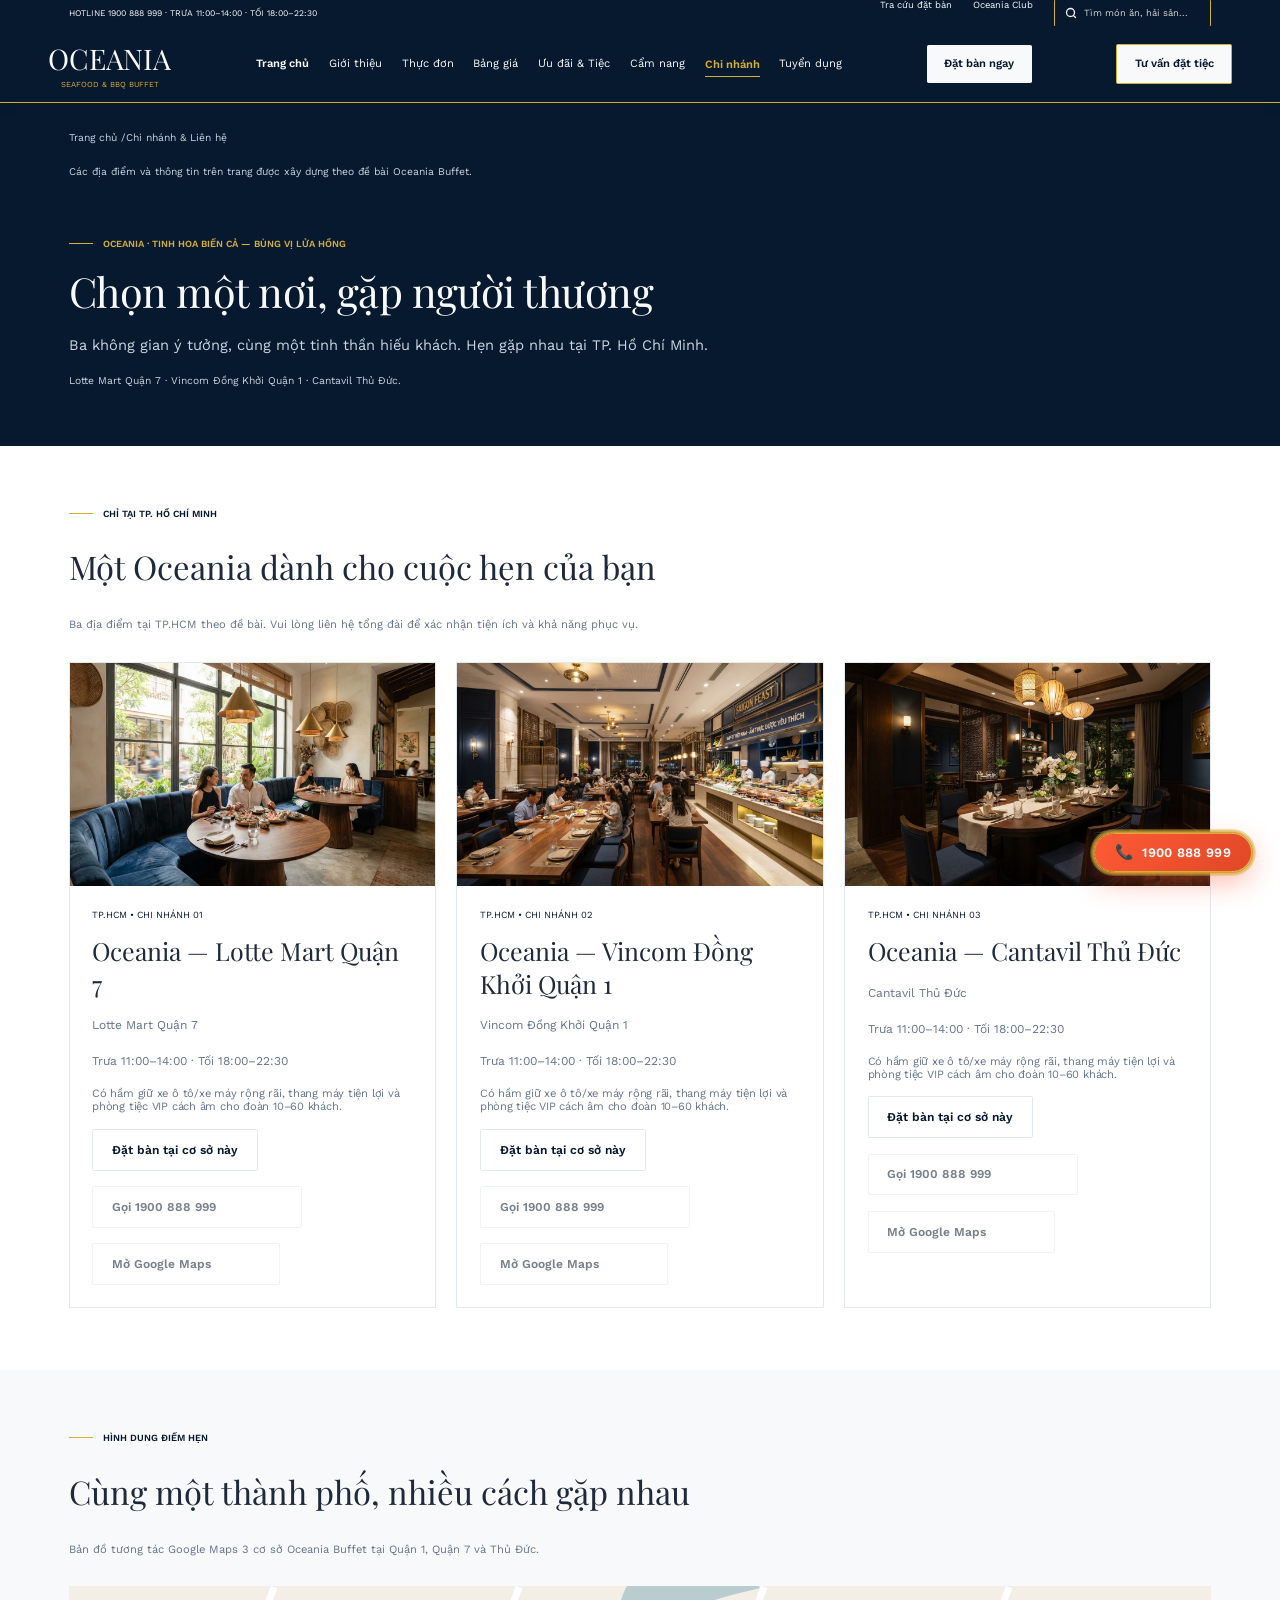
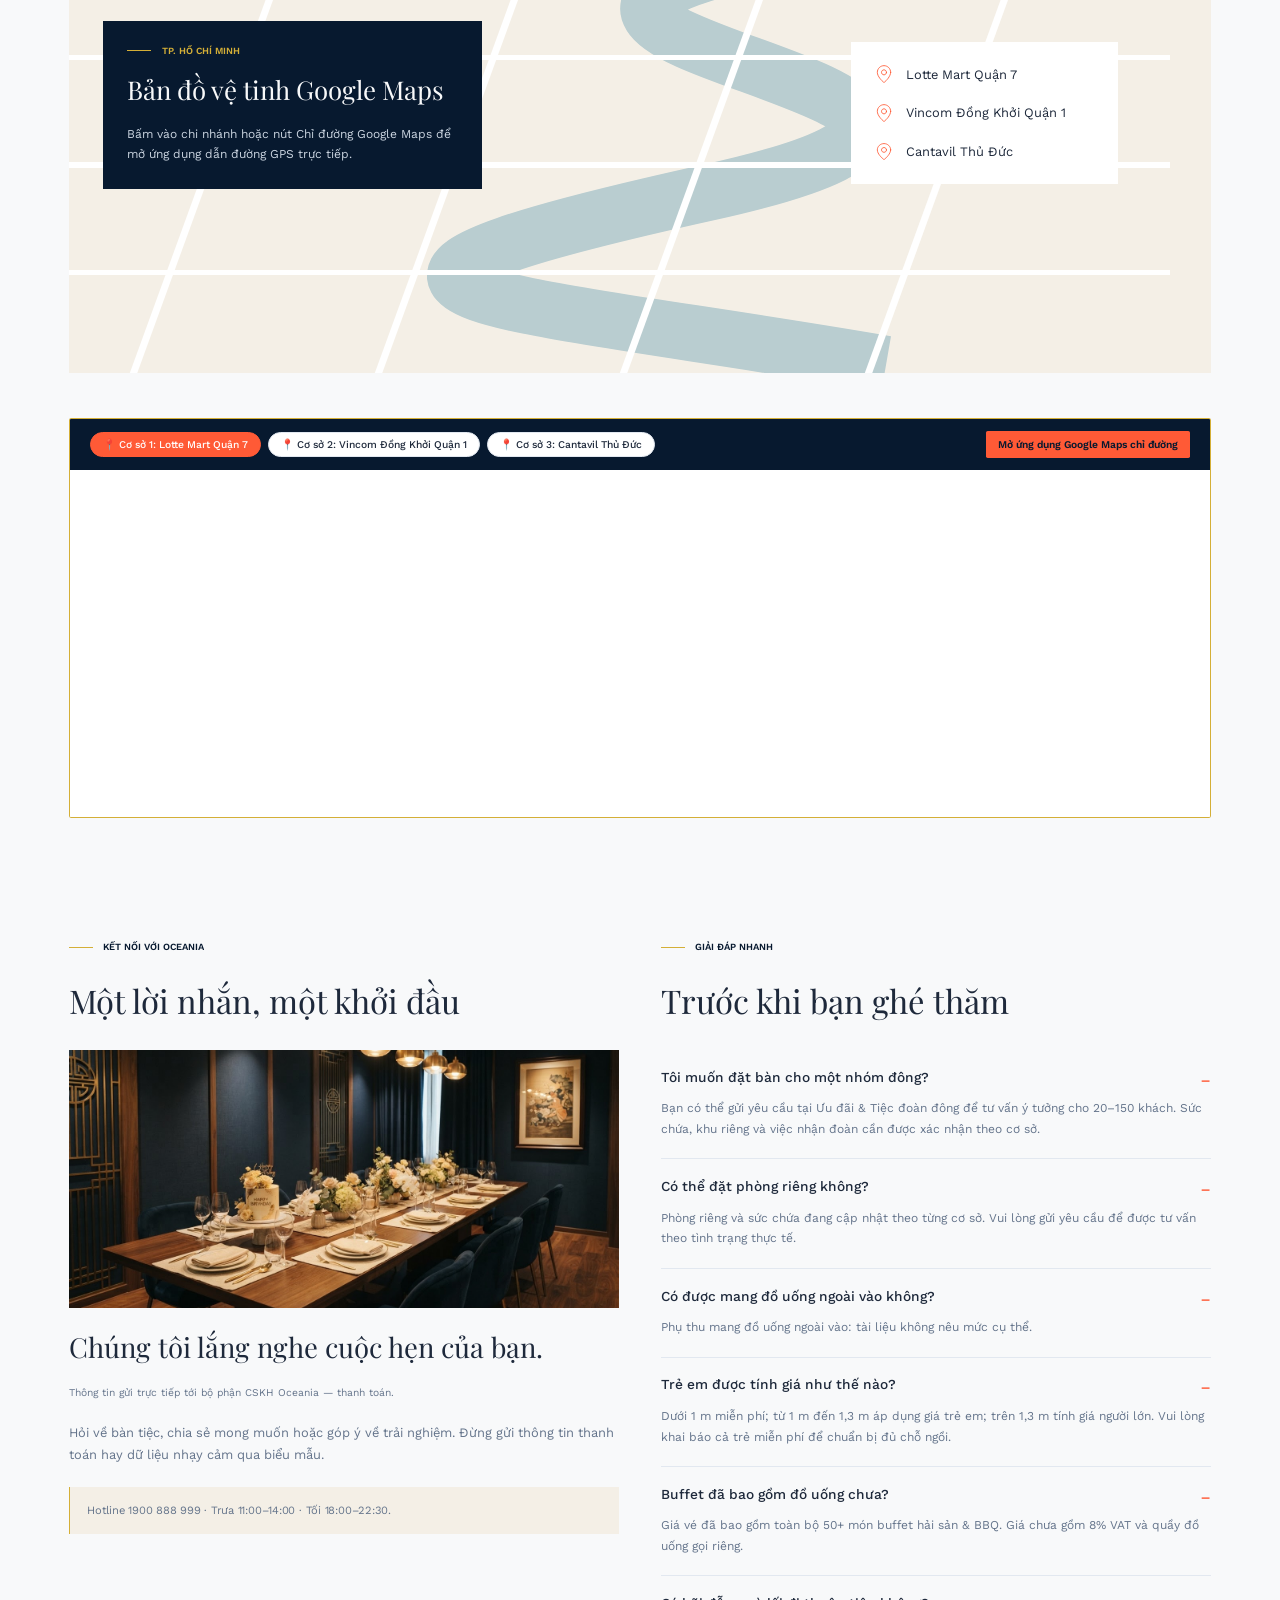
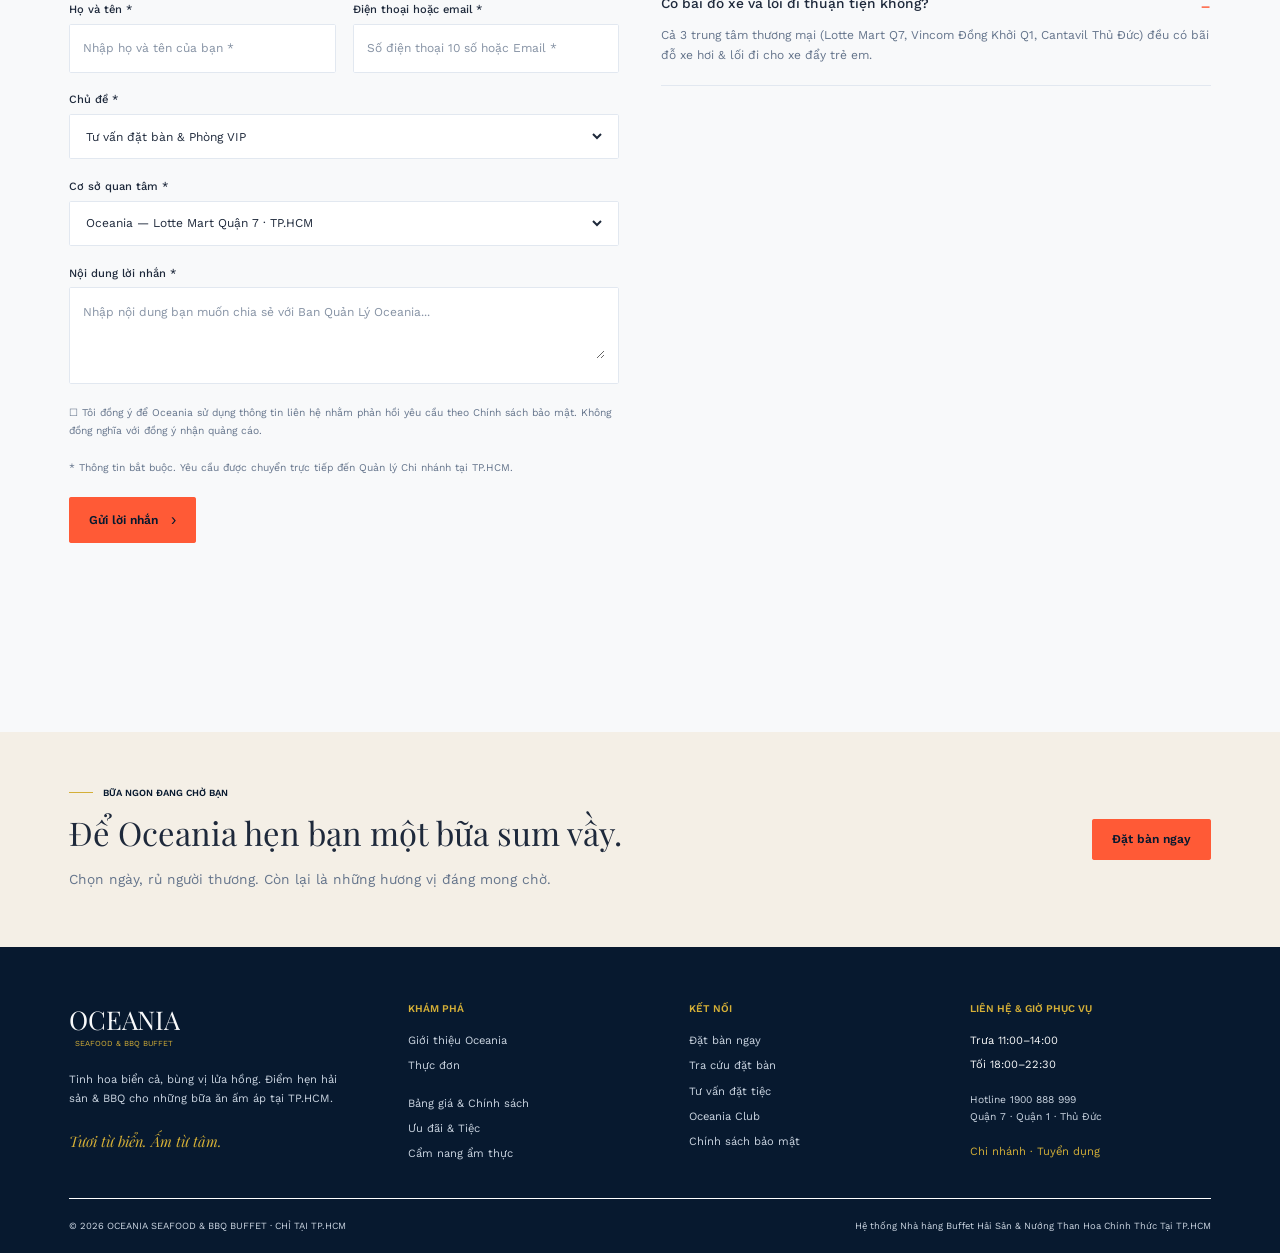
<file: locations.html>
<!DOCTYPE html>
<html lang="vi">
<head>
<meta charset="UTF-8" />
<meta name="viewport" content="width=device-width, initial-scale=1.0" />
<title>Hệ Thống Chi Nhánh TP.HCM & Liên Hệ — Oceania Buffet</title>
<link rel="stylesheet" href="assets/css/style.css" />
</head>
<body>
<!-- Global Search Autocomplete Drawer (Figma State S11) -->
<div id="oceania-search-drawer" class="oceania-search-drawer" aria-hidden="true">
<div class="bg-[var(--surface\/card,white)] border border-[var(--brand\/champagne,#d4af37)] border-solid content-stretch flex flex-col gap-[24px] items-start overflow-clip p-[32px] relative shrink-0 w-full" data-node-id="3375:38955" data-name="Tìm kiếm mở rộng">
<div class="content-stretch flex gap-[24px] items-end overflow-clip relative shrink-0 w-full" data-node-id="3375:38956" data-name="Tìm kiếm">
<div class="bg-[var(--surface\/card,white)] border border-[var(--border\/default,#e2e8f0)] border-solid content-stretch flex flex-[1_0_0] flex-col items-start min-h-[78px] min-w-px overflow-clip p-[14px] relative rounded-[2px]" data-node-id="3375:38957" data-name="Trường thông tin">
<div class="[word-break:break-word] font-['Work_Sans:Regular'] font-normal leading-[0] relative shrink-0 text-[#182d36] text-[0px] w-full" data-node-id="3375:38958">
<p class="leading-[1.65] mb-0 text-[#667076] text-[11px]">Tìm món ăn, quầy, nguyên liệu</p>
<p class="leading-[1.65] text-[15px]">cua</p>
</div>
</div>
<div class="content-stretch flex flex-col items-start overflow-clip relative shrink-0 w-[130px]" data-node-id="3375:38959" data-name="Xóa">
<div class="bg-[var(--surface\/card,white)] border border-[var(--border\/default,#e2e8f0)] border-solid content-stretch flex items-center justify-center min-h-[48px] overflow-clip px-[18px] py-[14px] relative rounded-[2px] shrink-0 w-full" data-node-id="3375:38960" data-name="Nút hành động">
<p class="[word-break:break-word] flex-[1_0_0] font-['Work_Sans:SemiBold'] font-semibold leading-[1.4] min-w-px relative text-[14px] text-[color:var(--brand\/ocean,#07192f)] text-center" data-node-id="3375:38961">
                  Xóa
</p>
</div>
</div>
<div class="content-stretch flex flex-col items-start overflow-clip relative shrink-0 w-[130px]" data-node-id="3375:38962" data-name="Đóng">
<div class="bg-[var(--surface\/card,white)] border border-[var(--border\/default,#e2e8f0)] border-solid content-stretch flex items-center justify-center min-h-[48px] overflow-clip px-[18px] py-[14px] relative rounded-[2px] shrink-0 w-full" data-node-id="3375:38963" data-name="Nút hành động">
<a class="[word-break:break-word] block cursor-pointer flex-[1_0_0] font-['Work_Sans:SemiBold'] font-semibold leading-[0] min-w-px relative text-[14px] text-[color:var(--brand\/ocean,#07192f)] text-center" data-node-id="3375:38964">
<p class="leading-[1.4]">Đóng ×</p>
</a>
</div>
</div>
</div>
<p class="[word-break:break-word] font-['Work_Sans:SemiBold'] font-semibold leading-[1.5] relative shrink-0 text-[11px] text-[color:var(--brand\/ocean,#07192f)] w-full" data-node-id="3375:38965">
            GỢI Ý PHÙ HỢP VỚI “CUA”
</p>
<div class="content-stretch flex gap-[24px] items-start overflow-clip relative shrink-0 w-full" data-node-id="3375:38966" data-name="Gợi ý món ăn">
<div class="content-stretch flex flex-col items-start overflow-clip relative shrink-0 w-[350px]" data-node-id="3375:38967" data-name="Món phù hợp">
<div class="content-stretch flex flex-col gap-[14px] items-start overflow-clip relative shrink-0 w-full" data-node-id="3375:38968" data-name="Món ăn">
<div class="h-[230px] relative shrink-0 w-full" data-node-id="3375:38969" data-name="Ảnh chính thức">
<img alt="" class="absolute inset-0 max-w-none object-cover pointer-events-none size-full" src="assets/figma/f1d84.png" />
</div>
<div class="[word-break:break-word] font-['Work_Sans:Regular'] font-normal leading-[0] relative shrink-0 text-[#8d1934] text-[0px] w-full" data-node-id="3375:38970">
<p class="leading-[1.65] mb-0 text-[11px]">Hải sản · Hấp · Không cay</p>
<p class="font-['Playfair_Display:Regular'] leading-[1.65] mb-0 text-[#182d36] text-[25px]">Cua Cà Mau hấp sả</p>
<p class="leading-[1.65] text-[13px]">Xem chi tiết</p>
</div>
</div>
</div>
<div class="content-stretch flex flex-[1_0_0] flex-col gap-[24px] items-start min-w-px overflow-clip relative" data-node-id="3375:38971" data-name="Gợi ý chủ đề">
<p class="[word-break:break-word] font-['Playfair_Display:Regular'] font-normal leading-[1.28] relative shrink-0 text-[28px] text-[color:var(--text\/primary,#1e293b)] w-full" data-node-id="3375:38972">
                Khám phá thêm từ vị biển
</p>
<div class="content-start flex flex-wrap gap-[8px] items-start overflow-clip relative shrink-0 w-full" data-node-id="3375:38973" data-name="Bộ lọc">
<div class="bg-[var(--surface\/card,white)] border border-[var(--border\/default,#e2e8f0)] border-solid content-stretch flex items-start overflow-clip px-[15px] py-[12px] relative rounded-[100px] shrink-0" data-node-id="3375:38974" data-name="Lựa chọn">
<p class="[word-break:break-word] font-['Work_Sans:Regular'] font-normal leading-[normal] relative shrink-0 text-[13px] text-[color:var(--text\/secondary,#64748b)] whitespace-nowrap" data-node-id="3375:38975">
                    Hải sản
</p>
</div>
<div class="bg-[var(--surface\/card,white)] border border-[var(--border\/default,#e2e8f0)] border-solid content-stretch flex items-start overflow-clip px-[15px] py-[12px] relative rounded-[100px] shrink-0" data-node-id="3375:38976" data-name="Lựa chọn">
<p class="[word-break:break-word] font-['Work_Sans:Regular'] font-normal leading-[normal] relative shrink-0 text-[13px] text-[color:var(--text\/secondary,#64748b)] whitespace-nowrap" data-node-id="3375:38977">
                    Quầy hấp
</p>
</div>
<div class="bg-[var(--surface\/card,white)] border border-[var(--border\/default,#e2e8f0)] border-solid content-stretch flex items-start overflow-clip px-[15px] py-[12px] relative rounded-[100px] shrink-0" data-node-id="3375:38978" data-name="Lựa chọn">
<p class="[word-break:break-word] font-['Work_Sans:Regular'] font-normal leading-[normal] relative shrink-0 text-[13px] text-[color:var(--text\/secondary,#64748b)] whitespace-nowrap" data-node-id="3375:38979">
                    Không cay
</p>
</div>
</div>
<div class="[word-break:break-word] font-['Work_Sans:Regular'] font-normal leading-[0] relative shrink-0 text-[15px] text-[color:var(--text\/secondary,#64748b)] w-full" data-node-id="3375:38980">
<p class="leading-[1.65] mb-0">Cua Cà Mau hấp sả · Quầy Hải sản</p>
<p class="leading-[1.65]">Cẩm nang: Vị ngọt nguyên bản từ cua hấp sả</p>
</div>
<div class="bg-[var(--surface\/card,white)] border border-[var(--border\/default,#e2e8f0)] border-solid content-stretch flex items-center justify-center min-h-[48px] overflow-clip px-[18px] py-[14px] relative rounded-[2px] shrink-0 w-full" data-node-id="3375:38981" data-name="Nút hành động">
<p class="[word-break:break-word] flex-[1_0_0] font-['Work_Sans:SemiBold'] font-semibold leading-[1.4] min-w-px relative text-[14px] text-[color:var(--brand\/ocean,#07192f)] text-center" data-node-id="3375:38982">
                  Xem kết quả tìm kiếm
</p>
</div>
<div class="bg-[var(--surface\/sand,#f4efe6)] border-[var(--brand\/champagne,#d4af37)] border-l-2 border-solid content-stretch flex flex-col items-start overflow-clip p-[18px] relative shrink-0 w-full" data-node-id="3375:38983" data-name="Thông báo">
<p class="[word-break:break-word] font-['Work_Sans:Regular'] font-normal leading-[1.65] relative shrink-0 text-[13px] text-[color:var(--text\/secondary,#64748b)] w-full" data-node-id="3375:38984">
                  Thực đơn buffet trọn gói 50+ món — Chỉ chọn vé trưa/tối, không tính thêm tiền từng món trên quầy.
</p>
</div>
</div>
</div>
</div>
</div>

<!-- Global Mobile Navigation Drawer (Figma State S22) -->
<div id="oceania-mobile-drawer" class="oceania-mobile-drawer" aria-hidden="true">
<div class="oceania-mobile-drawer-backdrop"></div>
<div class="oceania-mobile-drawer-panel">
<div class="bg-[var(--brand\/ocean,#07192f)] content-stretch flex flex-col gap-[20px] items-start overflow-clip p-[24px] relative shrink-0 w-full" data-node-id="3375:39491" data-name="Menu điều hướng mở">
<div class="[word-break:break-word] content-stretch flex items-start justify-between overflow-clip relative shrink-0 w-full" data-node-id="3375:39492" data-name="Tiêu đề menu">
<p class="flex-[1_0_0] font-['Work_Sans:SemiBold'] font-semibold leading-[1.5] min-w-px relative text-[11px] text-[color:var(--brand\/champagne,#d4af37)]" data-node-id="3375:39493">
            KHÁM PHÁ OCEANIA
</p>
<p class="font-['Inter:Regular'] font-normal leading-[normal] not-italic relative shrink-0 text-[20px] text-[color:var(--surface\/pearl,#f8f9fa)] whitespace-nowrap" data-node-id="3375:39494">
            ×
</p>
</div>
<div class="bg-[var(--surface\/card,white)] border border-[var(--border\/default,#e2e8f0)] border-solid content-stretch flex flex-col items-start min-h-[78px] overflow-clip p-[14px] relative rounded-[2px] shrink-0 w-full" data-node-id="3375:39495" data-name="Trường thông tin">
<div class="w-full"><label class="block text-[11px] text-[#64748b] mb-[4px]">Tìm kiếm nhanh món ăn & cẩm nang</label><input id="oceania-mobile-search-input" type="text" class="oceania-field-input" placeholder="Tìm cua Cà Mau, bò Wagyu, lẩu..." /><div id="oceania-mobile-search-results" class="mt-[8px]"></div></div>
</div>
<div class="[word-break:break-word] content-stretch flex flex-col font-normal items-start overflow-clip relative shrink-0 w-full whitespace-nowrap" data-node-id="3375:39497" data-name="Các mục chính">
<div class="border-[var(--surface\/card,white)] border-b border-solid content-stretch flex items-center justify-between min-h-[52px] overflow-clip relative shrink-0 w-full" data-node-id="3375:39498" data-name="Mục điều hướng">
<a href="index.html" class="block cursor-pointer font-['Work_Sans:Regular'] leading-[0] relative shrink-0 text-[17px] text-[color:var(--surface\/pearl,#f8f9fa)]" data-node-id="3375:39499">
<p class="leading-[normal]">Trang chủ</p>
</a>
            
</div>
<div class="border-[var(--surface\/card,white)] border-b border-solid content-stretch flex items-center justify-between min-h-[52px] overflow-clip relative shrink-0 w-full" data-node-id="3375:39501" data-name="Mục điều hướng">
<a href="about.html" class="block cursor-pointer font-['Work_Sans:Regular'] leading-[0] relative shrink-0 text-[17px] text-[color:var(--surface\/pearl,#f8f9fa)]" data-node-id="3375:39502">
<p class="leading-[normal]">Giới thiệu</p>
</a>
            
</div>
<div class="border-[var(--surface\/card,white)] border-b border-solid content-stretch flex items-center justify-between min-h-[52px] overflow-clip relative shrink-0 w-full" data-node-id="3375:39504" data-name="Mục điều hướng">
<a href="menu.html" class="block cursor-pointer font-['Work_Sans:Regular'] leading-[0] relative shrink-0 text-[17px] text-[color:var(--surface\/pearl,#f8f9fa)]" data-node-id="3375:39505">
<p class="leading-[normal]">Thực đơn</p>
</a>
            
</div>
<div class="border-[var(--surface\/card,white)] border-b border-solid content-stretch flex items-center justify-between min-h-[52px] overflow-clip relative shrink-0 w-full" data-node-id="3375:39507" data-name="Mục điều hướng">
<a href="pricing.html" class="block cursor-pointer font-['Work_Sans:Regular'] leading-[0] relative shrink-0 text-[17px] text-[color:var(--surface\/pearl,#f8f9fa)]" data-node-id="3375:39508">
<p class="leading-[normal]">Bảng giá</p>
</a>
            
</div>
<div class="border-[var(--surface\/card,white)] border-b border-solid content-stretch flex items-center justify-between min-h-[52px] overflow-clip relative shrink-0 w-full" data-node-id="3375:39510" data-name="Mục điều hướng">
<a href="promotions.html" class="block cursor-pointer font-['Work_Sans:Regular'] leading-[0] relative shrink-0 text-[17px] text-[color:var(--surface\/pearl,#f8f9fa)]" data-node-id="3375:39511">
<p class="leading-[normal]">Ưu đãi &amp; Tiệc</p>
</a>
            
</div>
<div class="border-[var(--surface\/card,white)] border-b border-solid content-stretch flex items-center justify-between min-h-[52px] overflow-clip relative shrink-0 w-full" data-node-id="3375:39513" data-name="Mục điều hướng">
<a href="blog.html" class="block cursor-pointer font-['Work_Sans:Regular'] leading-[0] relative shrink-0 text-[17px] text-[color:var(--surface\/pearl,#f8f9fa)]" data-node-id="3375:39514">
<p class="leading-[normal]">Cẩm nang</p>
</a>
            
</div>
<div class="border-[var(--surface\/card,white)] border-b border-solid content-stretch flex items-center justify-between min-h-[52px] overflow-clip relative shrink-0 w-full" data-node-id="3375:39516" data-name="Mục điều hướng">
<a href="locations.html" class="block cursor-pointer font-['Work_Sans:Regular'] leading-[0] relative shrink-0 text-[17px] text-[color:var(--surface\/pearl,#f8f9fa)]" data-node-id="3375:39517">
<p class="leading-[normal]">Chi nhánh</p>
</a>
<a href="careers.html" class="block cursor-pointer font-['Work_Sans:Regular'] leading-[0] relative shrink-0 text-[17px] text-[color:var(--surface\/pearl,#f8f9fa)]" data-name="Tuyển dụng">
<p class="leading-[normal]">Tuyển dụng</p>
</a>
            
</div>
</div>
<div class="bg-[var(--surface\/card,white)] border border-[var(--border\/default,#e2e8f0)] border-solid content-stretch flex items-center justify-center min-h-[48px] overflow-clip px-[18px] py-[14px] relative rounded-[2px] shrink-0 w-full" data-node-id="3375:39519" data-name="Nút hành động">
<a href="booking.html" class="[word-break:break-word] block cursor-pointer flex-[1_0_0] font-['Work_Sans:SemiBold'] font-semibold leading-[0] min-w-px relative text-[14px] text-[color:var(--brand\/ocean,#07192f)] text-center" data-node-id="3375:39520">
<p class="leading-[1.4]">Đặt bàn ngay</p>
</a>
</div>
<div class="content-stretch flex gap-[16px] items-start overflow-clip relative shrink-0 w-full" data-node-id="3375:39521" data-name="Liên kết bổ sung">
<div class="bg-[var(--surface\/card,white)] border border-[var(--border\/default,#e2e8f0)] border-solid content-stretch flex flex-[1_0_0] items-center justify-center min-h-[48px] min-w-px overflow-clip px-[18px] py-[14px] relative rounded-[2px]" data-node-id="3375:39522" data-name="Nút hành động">
<a href="booking-lookup.html" class="[word-break:break-word] block cursor-pointer flex-[1_0_0] font-['Work_Sans:SemiBold'] font-semibold leading-[0] min-w-px relative text-[14px] text-[color:var(--brand\/ocean,#07192f)] text-center" data-node-id="3375:39523">
<p class="leading-[1.4]">Tra cứu đặt bàn</p>
</a>
</div>
<div class="bg-[var(--surface\/card,white)] border border-[var(--border\/default,#e2e8f0)] border-solid content-stretch flex flex-[1_0_0] items-center justify-center min-h-[48px] min-w-px overflow-clip px-[18px] py-[14px] relative rounded-[2px]" data-node-id="3375:39524" data-name="Nút hành động">
<a href="reviews.html" class="[word-break:break-word] block cursor-pointer flex-[1_0_0] font-['Work_Sans:SemiBold'] font-semibold leading-[0] min-w-px relative text-[14px] text-[color:var(--brand\/ocean,#07192f)] text-center" data-node-id="3375:39525">
<p class="leading-[1.4]">Oceania Club</p>
</a>
</div>
</div>
<p class="[word-break:break-word] font-['Work_Sans:Regular'] font-normal leading-[1.65] relative shrink-0 text-[#cbd5e1] text-[13px] w-full" data-node-id="3375:39526">
          Hotline 1900 888 999 · TP.HCM
</p>
</div>
</div>
</div>

<!-- Desktop View (1440px Figma Frame) -->
<div class="oceania-desktop-view">
<div
      class="bg-[var(--surface\/pearl,#f8f9fa)] content-stretch flex flex-col items-start relative size-full"
      data-node-id="3361:14122"
      data-name="11 — Chi nhánh & Liên hệ"
    >
<div class="bg-[var(--brand\/ocean,#07192f)] content-stretch flex flex-col items-start overflow-clip relative shrink-0 w-full" data-node-id="3375:1095" data-name="Điều hướng">
<div class="bg-[var(--brand\/ocean,#07192f)] content-stretch flex h-[30px] items-center justify-between overflow-clip px-[80px] relative shrink-0 w-full" data-node-id="3375:1096" data-name="Guest services">
<p class="[word-break:break-word] font-['Work_Sans:Regular'] font-normal leading-[normal] relative shrink-0 text-[10px] text-[color:var(--surface\/pearl,#f8f9fa)] whitespace-nowrap" data-node-id="3375:1097">
            HOTLINE 1900 888 999 · TRƯA 11:00–14:00 · TỐI 18:00–22:30
</p>
<div class="content-stretch flex gap-[24px] items-start overflow-clip relative shrink-0" data-node-id="3375:1098" data-name="Secondary links">
<a href="booking-lookup.html" class="[word-break:break-word] block cursor-pointer font-['Work_Sans:Regular'] font-normal leading-[0] relative shrink-0 text-[11px] text-[color:var(--surface\/pearl,#f8f9fa)] whitespace-nowrap" data-node-id="3375:1099">
<p class="leading-[normal]">Tra cứu đặt bàn</p>
</a>
<a href="reviews.html" class="[word-break:break-word] block cursor-pointer font-['Work_Sans:Regular'] font-normal leading-[0] relative shrink-0 text-[11px] text-[color:var(--surface\/pearl,#f8f9fa)] whitespace-nowrap" data-node-id="3375:1100">
<p class="leading-[normal]">Oceania Club</p>
</a>
<div class="bg-[var(--brand\/ocean,#07192f)] border border-[var(--brand\/champagne,#d4af37)] border-solid content-stretch flex gap-[8px] items-center overflow-clip px-[12px] py-[8px] relative rounded-[2px] shrink-0" data-node-id="3375:1101" data-name="Search field">
<div class="relative shrink-0 size-[14px]" data-node-id="3375:1102" data-name="search">
<img alt="" class="absolute block inset-0 max-w-none size-full" src="assets/figma/f5e0f.svg" />
</div>
<input type="text" class="oceania-header-search-input" placeholder="Tìm món ăn, hải sản..." aria-label="Tìm món ăn" />
</div>
</div>
</div>
<div class="border-[var(--brand\/champagne,#d4af37)] border-b border-solid content-stretch flex h-[90px] items-center justify-between overflow-clip px-[56px] relative shrink-0 w-full" data-node-id="3375:1105" data-name="Main navigation">
<div class="[word-break:break-word] content-stretch flex flex-col font-normal gap-[4px] items-center overflow-clip relative shrink-0 whitespace-nowrap" data-node-id="3375:1106" data-name="Oceania wordmark">
<a href="index.html" class="block cursor-pointer font-['Playfair_Display:Regular'] leading-[0] relative shrink-0 text-[33px] text-[color:var(--surface\/pearl,#f8f9fa)]" data-node-id="3375:1107">
<p class="leading-[normal]">OCEANIA</p>
</a>
<p class="font-['Work_Sans:Regular'] leading-[normal] relative shrink-0 text-[9px] text-[color:var(--brand\/champagne,#d4af37)]" data-node-id="3375:1108">SEAFOOD &amp; BBQ BUFFET</p>
</div>
<div class="content-stretch flex gap-[23px] items-center overflow-clip relative shrink-0" data-node-id="3375:1109" data-name="Page links">
<div class="border-[var(--brand\/champagne,#d4af37)] border-b border-solid content-stretch flex flex-col items-start overflow-clip pb-[8px] pt-[9px] relative shrink-0" data-node-id="3375:1110" data-name="Navigation item">
<a href="index.html" class="[word-break:break-word] block cursor-pointer font-['Work_Sans:SemiBold'] font-semibold leading-[0] relative shrink-0 text-[13px] text-[color:var(--surface\/pearl,#f8f9fa)] whitespace-nowrap" data-node-id="3375:1111">
<p class="leading-[normal]">Trang chủ</p>
</a>
</div>
<div class="border-[var(--brand\/champagne,#d4af37)] border-b border-solid content-stretch flex flex-col items-start overflow-clip pb-[8px] pt-[9px] relative shrink-0" data-node-id="3375:1112" data-name="Navigation item">
<a href="about.html" class="[word-break:break-word] block cursor-pointer font-['Work_Sans:Regular'] font-normal leading-[0] relative shrink-0 text-[13px] text-[color:var(--surface\/pearl,#f8f9fa)] whitespace-nowrap" data-node-id="3375:1113">
<p class="leading-[normal]">Giới thiệu</p>
</a>
</div>
<div class="border-[var(--brand\/champagne,#d4af37)] border-b border-solid content-stretch flex flex-col items-start overflow-clip pb-[8px] pt-[9px] relative shrink-0" data-node-id="3375:1114" data-name="Navigation item">
<a href="menu.html" class="[word-break:break-word] block cursor-pointer font-['Work_Sans:Regular'] font-normal leading-[0] relative shrink-0 text-[13px] text-[color:var(--surface\/pearl,#f8f9fa)] whitespace-nowrap" data-node-id="3375:1115">
<p class="leading-[normal]">Thực đơn</p>
</a>
</div>
<div class="border-[var(--brand\/champagne,#d4af37)] border-b border-solid content-stretch flex flex-col items-start overflow-clip pb-[8px] pt-[9px] relative shrink-0" data-node-id="3375:1116" data-name="Navigation item">
<a href="pricing.html" class="[word-break:break-word] block cursor-pointer font-['Work_Sans:Regular'] font-normal leading-[0] relative shrink-0 text-[13px] text-[color:var(--surface\/pearl,#f8f9fa)] whitespace-nowrap" data-node-id="3375:1117">
<p class="leading-[normal]">Bảng giá</p>
</a>
</div>
<div class="border-[var(--brand\/champagne,#d4af37)] border-b border-solid content-stretch flex flex-col items-start overflow-clip pb-[8px] pt-[9px] relative shrink-0" data-node-id="3375:1118" data-name="Navigation item">
<a href="promotions.html" class="[word-break:break-word] block cursor-pointer font-['Work_Sans:Regular'] font-normal leading-[0] relative shrink-0 text-[13px] text-[color:var(--surface\/pearl,#f8f9fa)] whitespace-nowrap" data-node-id="3375:1119">
<p class="leading-[normal]">Ưu đãi &amp; Tiệc</p>
</a>
</div>
<div class="border-[var(--brand\/champagne,#d4af37)] border-b border-solid content-stretch flex flex-col items-start overflow-clip pb-[8px] pt-[9px] relative shrink-0" data-node-id="3375:1120" data-name="Navigation item">
<a href="blog.html" class="[word-break:break-word] block cursor-pointer font-['Work_Sans:Regular'] font-normal leading-[0] relative shrink-0 text-[13px] text-[color:var(--surface\/pearl,#f8f9fa)] whitespace-nowrap" data-node-id="3375:1121">
<p class="leading-[normal]">Cẩm nang</p>
</a>
</div>
<div class="border-[var(--brand\/champagne,#d4af37)] border-b border-solid content-stretch flex flex-col items-start overflow-clip pb-[8px] pt-[9px] relative shrink-0" data-node-id="3375:1122" data-name="Navigation item">
<p class="[word-break:break-word] font-['Work_Sans:Regular'] font-normal leading-[normal] relative shrink-0 text-[13px] text-[color:var(--brand\/champagne,#d4af37)] whitespace-nowrap" data-node-id="3375:1123">
                Chi nhánh
</p>
</div>
<div class="border-[rgba(0,0,0,0)] border-b border-solid content-stretch flex flex-col items-start overflow-clip pb-[8px] pt-[9px] relative shrink-0" data-name="Tuyển dụng">
<a class="[word-break:break-word] block cursor-pointer font-['Work_Sans:Regular'] font-normal leading-[0] relative shrink-0 text-[13px] text-[color:var(--surface\/pearl,#f8f9fa)] whitespace-nowrap" href="careers.html">
<p class="leading-[normal]">Tuyển dụng</p>
</a>
</div>
</div>
<div class="bg-[var(--surface\/pearl,#f8f9fa)] content-stretch flex items-start overflow-clip px-[20px] py-[14px] relative rounded-[2px] shrink-0" data-node-id="3375:1124" data-name="Booking action">
<a href="booking.html" class="[word-break:break-word] block cursor-pointer font-['Work_Sans:SemiBold'] font-semibold leading-[0] relative shrink-0 text-[13px] text-[color:var(--brand\/ocean,#07192f)] whitespace-nowrap" data-node-id="3375:1125">
<p class="leading-[normal]">Đặt bàn ngay</p>
</a>
</div>
<div class="bg-[var(--surface\/pearl,#f8f9fa)] border border-[var(--brand\/champagne,#d4af37)] border-solid content-stretch flex items-start overflow-clip px-[20px] py-[14px] relative rounded-[2px] shrink-0" data-node-id="3375:1126" data-name="Consultation action">
<a href="promotions.html#party-consultation-section" class="[word-break:break-word] block cursor-pointer font-['Work_Sans:SemiBold'] font-semibold leading-[0] relative shrink-0 text-[13px] text-[color:var(--brand\/ocean,#07192f)] whitespace-nowrap" data-node-id="3375:1127">
<p class="leading-[normal]">Tư vấn đặt tiệc</p>
</a>
</div>
</div>
</div>
<div class="bg-[var(--brand\/ocean,#07192f)] content-stretch flex flex-col gap-[24px] items-start min-h-[380px] overflow-clip pb-[65px] pt-[32px] px-[80px] relative shrink-0 w-full" data-node-id="3361:14152" data-name="Mở đầu trang">
<div class="absolute bottom-0 left-0 top-0 w-[1440px]" data-node-id="3361:14153" data-name="Ảnh chủ đề">
<img alt="" class="absolute inset-0 max-w-none object-cover pointer-events-none size-full" src="assets/figma/6bce9.png" />
</div>
<div class="absolute bg-[var(--brand\/ocean,#07192f)] bottom-0 left-0 top-0 w-[1440px]" data-node-id="3361:14154" data-name="Nền đọc"></div>
<p class="[word-break:break-word] font-['Work_Sans:Regular'] font-normal leading-[normal] min-w-full relative shrink-0 text-[#cbd5e1] text-[12px] w-[min-content]" data-node-id="3361:14155">Trang chủ /<a href="locations.html" class="hover:text-[#d4af37]">Chi nhánh &amp; Liên hệ</a></p>
<p class="[word-break:break-word] font-['Work_Sans:Regular'] font-normal leading-[1.6] min-w-full relative shrink-0 text-[#cbd5e1] text-[12px] w-[min-content]" data-node-id="3375:296">
          Các địa điểm và thông tin trên trang được xây dựng theo đề bài Oceania Buffet.
</p>
<div class="content-stretch flex flex-col gap-[18px] items-start overflow-clip pt-[42px] relative shrink-0 w-[930px]" data-node-id="3361:14156" data-name="Lời mở">
<div class="content-stretch flex gap-[12px] items-center overflow-clip relative shrink-0" data-node-id="3361:14157" data-name="Nhãn biên tập">
<div class="bg-[var(--brand\/champagne,#d4af37)] h-px relative shrink-0 w-[28px]" data-node-id="3361:14158" data-name="Dấu nhấn"></div>
<p class="[word-break:break-word] font-['Work_Sans:SemiBold'] font-semibold leading-[normal] relative shrink-0 text-[11px] text-[color:var(--brand\/champagne,#d4af37)] uppercase whitespace-nowrap" data-node-id="3361:14159">
              Oceania · Tinh hoa biển cả — Bùng vị lửa hồng
</p>
</div>
<p class="[word-break:break-word] font-['Playfair_Display:Regular'] font-normal leading-[1.3] min-w-full relative shrink-0 text-[48px] text-[color:var(--surface\/pearl,#f8f9fa)] tracking-[-0.6px] w-[min-content]" data-node-id="3361:14160">
            Chọn một nơi, gặp người thương
</p>
<p class="[word-break:break-word] font-['Work_Sans:Regular'] font-normal leading-[1.7] min-w-full relative shrink-0 text-[#cbd5e1] text-[17px] w-[min-content]" data-node-id="3361:14161">
            Ba không gian ý tưởng, cùng một tinh thần hiếu khách. Hẹn gặp nhau tại TP. Hồ Chí Minh.
</p>
<p class="[word-break:break-word] font-['Work_Sans:Regular'] font-normal leading-[1.6] min-w-full relative shrink-0 text-[#cbd5e1] text-[12px] w-[min-content]" data-node-id="3375:297">
            Lotte Mart Quận 7 · Vincom Đồng Khởi Quận 1 · Cantavil Thủ Đức.
</p>
</div>
</div>
<div class="bg-[var(--surface\/card,white)] content-stretch flex flex-col gap-[32px] items-start overflow-clip px-[80px] py-[72px] relative shrink-0 w-full" data-node-id="3361:14162" data-name="Nội dung chuyên mục">
<div class="content-stretch flex gap-[12px] items-center overflow-clip relative shrink-0" data-node-id="3361:14163" data-name="Nhãn biên tập">
<div class="bg-[var(--brand\/champagne,#d4af37)] h-px relative shrink-0 w-[28px]" data-node-id="3361:14164" data-name="Dấu nhấn"></div>
<p class="[word-break:break-word] font-['Work_Sans:SemiBold'] font-semibold leading-[normal] relative shrink-0 text-[11px] text-[color:var(--brand\/ocean,#07192f)] uppercase whitespace-nowrap" data-node-id="3361:14165">
            Chỉ tại TP. Hồ Chí Minh
</p>
</div>
<p class="[word-break:break-word] font-['Playfair_Display:Regular'] font-normal leading-[1.3] min-w-full relative shrink-0 text-[38px] text-[color:var(--text\/primary,#1e293b)] w-[min-content]" data-node-id="3361:14166">
          Một Oceania dành cho cuộc hẹn của bạn
</p>
<p class="[word-break:break-word] font-['Work_Sans:Regular'] font-normal leading-[1.6] min-w-full relative shrink-0 text-[13px] text-[color:var(--text\/secondary,#64748b)] w-[min-content]" data-node-id="3375:298">
          Ba địa điểm tại TP.HCM theo đề bài. Vui lòng liên hệ tổng đài để xác nhận tiện ích và khả năng phục vụ.
</p>
<div class="content-stretch flex gap-[24px] items-start overflow-clip relative shrink-0 w-full" data-node-id="3361:14167" data-name="Danh sách chi nhánh">
<div class="bg-[var(--surface\/card,white)] border border-[var(--border\/default,#e2e8f0)] border-solid content-stretch flex flex-[1_0_0] flex-col items-start min-w-px overflow-clip relative self-stretch" data-node-id="3361:14168" data-name="Chi nhánh">
<div class="h-[260px] relative shrink-0 w-full" data-node-id="3361:14169" data-name="Không gian chi nhánh">
<img alt="" class="absolute inset-0 max-w-none object-cover pointer-events-none size-full" src="assets/figma/da2f6.png" />
</div>
<div class="[word-break:break-word] content-stretch flex flex-col gap-[18px] items-start overflow-clip p-[26px] relative shrink-0 w-full" data-node-id="3361:14170" data-name="Thông tin chi nhánh">
<p class="font-['Work_Sans:Regular'] font-normal leading-[normal] relative shrink-0 text-[11px] text-[color:var(--brand\/ocean,#07192f)] whitespace-nowrap" data-node-id="3361:14171">
                TP.HCM • CHI NHÁNH 01
</p>
<p class="font-['Playfair_Display:Regular'] font-normal leading-[1.3] min-w-full relative shrink-0 text-[29px] text-[color:var(--text\/primary,#1e293b)] w-[min-content]" data-node-id="3361:14172">
                Oceania — Lotte Mart Quận 7
</p>
<p class="font-['Work_Sans:Regular'] font-normal leading-[1.7] min-w-full relative shrink-0 text-[14px] text-[color:var(--text\/secondary,#64748b)] w-[min-content]" data-node-id="3361:14173">
                Lotte Mart Quận 7
</p>
<p class="font-['Work_Sans:Regular'] font-normal leading-[1.7] min-w-full relative shrink-0 text-[14px] text-[color:var(--text\/secondary,#64748b)] w-[min-content]" data-node-id="3361:14174">
                Trưa 11:00–14:00 · Tối 18:00–22:30
</p>
<p class="font-['Work_Sans:Regular'] font-normal leading-[normal] min-w-full relative shrink-0 text-[13px] text-[color:var(--text\/secondary,#64748b)] tracking-[-0.26px] w-[min-content]" data-node-id="3361:14175">
                Có hầm giữ xe ô tô/xe máy rộng rãi, thang máy tiện lợi và phòng tiệc VIP cách âm cho đoàn 10–60 khách.
</p>
<div class="bg-[var(--surface\/card,white)] border border-[var(--border\/default,#e2e8f0)] border-solid content-stretch flex gap-[16px] items-center leading-[normal] overflow-clip px-[22px] py-[15px] relative rounded-[2px] shrink-0 text-[color:var(--brand\/ocean,#07192f)] whitespace-nowrap" data-node-id="3361:14176" data-name="Nút hành động">
<p class="font-['Work_Sans:SemiBold'] font-semibold relative shrink-0 text-[14px]" data-node-id="3361:14177">
                  Đặt bàn tại cơ sở này
</p>
                
</div>
<div class="bg-[var(--surface\/card,white)] border border-[var(--border\/default,#e2e8f0)] border-solid content-stretch flex gap-[16px] items-center opacity-55 overflow-clip px-[22px] py-[15px] relative rounded-[2px] shrink-0 text-[color:var(--brand\/ocean,#07192f)]" data-node-id="3375:299" data-name="Nút gọi chi nhánh">
<a class="block cursor-pointer font-['Work_Sans:SemiBold'] font-semibold leading-[0] relative shrink-0 text-[14px] w-[198px]" href="tel:1900888999" data-node-id="3375:300" target="_blank" rel="noopener noreferrer">
<p class="leading-[normal]">Gọi 1900 888 999</p>
</a>
                
</div>
<div class="bg-[var(--surface\/card,white)] border border-[var(--border\/default,#e2e8f0)] border-solid content-stretch flex gap-[16px] items-center opacity-55 overflow-clip px-[22px] py-[15px] relative rounded-[2px] shrink-0 text-[color:var(--brand\/ocean,#07192f)]" data-node-id="3375:302" data-name="Nút chỉ đường">
<a class="block cursor-pointer font-['Work_Sans:SemiBold'] font-semibold leading-[0] relative shrink-0 text-[14px] w-[172px]" href="https://www.google.com/maps/search/?api=1&query=Lotte%20Mart%20Qu%E1%BA%ADn%207%20TP.HCM" data-node-id="3375:303" target="_blank" rel="noopener noreferrer">
<p class="leading-[normal]">Mở Google Maps</p>
</a>
                
</div>
</div>
</div>
<div class="bg-[var(--surface\/card,white)] border border-[var(--border\/default,#e2e8f0)] border-solid content-stretch flex flex-[1_0_0] flex-col items-start min-w-px overflow-clip relative self-stretch" data-node-id="3361:14179" data-name="Chi nhánh">
<div class="h-[260px] relative shrink-0 w-full" data-node-id="3361:14180" data-name="Không gian chi nhánh">
<img alt="" class="absolute inset-0 max-w-none object-cover pointer-events-none size-full" src="assets/figma/af49c.png" />
</div>
<div class="[word-break:break-word] content-stretch flex flex-col gap-[18px] items-start overflow-clip p-[26px] relative shrink-0 w-full" data-node-id="3361:14181" data-name="Thông tin chi nhánh">
<p class="font-['Work_Sans:Regular'] font-normal leading-[normal] relative shrink-0 text-[11px] text-[color:var(--brand\/ocean,#07192f)] whitespace-nowrap" data-node-id="3361:14182">
                TP.HCM • CHI NHÁNH 02
</p>
<p class="font-['Playfair_Display:Regular'] font-normal leading-[1.3] min-w-full relative shrink-0 text-[29px] text-[color:var(--text\/primary,#1e293b)] w-[min-content]" data-node-id="3361:14183">
                Oceania — Vincom Đồng Khởi Quận 1
</p>
<p class="font-['Work_Sans:Regular'] font-normal leading-[1.7] min-w-full relative shrink-0 text-[14px] text-[color:var(--text\/secondary,#64748b)] w-[min-content]" data-node-id="3361:14184">
                Vincom Đồng Khởi Quận 1
</p>
<p class="font-['Work_Sans:Regular'] font-normal leading-[1.7] min-w-full relative shrink-0 text-[14px] text-[color:var(--text\/secondary,#64748b)] w-[min-content]" data-node-id="3361:14185">
                Trưa 11:00–14:00 · Tối 18:00–22:30
</p>
<p class="font-['Work_Sans:Regular'] font-normal leading-[normal] min-w-full relative shrink-0 text-[13px] text-[color:var(--text\/secondary,#64748b)] tracking-[-0.26px] w-[min-content]" data-node-id="3361:14186">
                Có hầm giữ xe ô tô/xe máy rộng rãi, thang máy tiện lợi và phòng tiệc VIP cách âm cho đoàn 10–60 khách.
</p>
<div class="bg-[var(--surface\/card,white)] border border-[var(--border\/default,#e2e8f0)] border-solid content-stretch flex gap-[16px] items-center leading-[normal] overflow-clip px-[22px] py-[15px] relative rounded-[2px] shrink-0 text-[color:var(--brand\/ocean,#07192f)] whitespace-nowrap" data-node-id="3361:14187" data-name="Nút hành động">
<p class="font-['Work_Sans:SemiBold'] font-semibold relative shrink-0 text-[14px]" data-node-id="3361:14188">
                  Đặt bàn tại cơ sở này
</p>
                
</div>
<div class="bg-[var(--surface\/card,white)] border border-[var(--border\/default,#e2e8f0)] border-solid content-stretch flex gap-[16px] items-center opacity-55 overflow-clip px-[22px] py-[15px] relative rounded-[2px] shrink-0 text-[color:var(--brand\/ocean,#07192f)]" data-node-id="3375:305" data-name="Nút gọi chi nhánh">
<a class="block cursor-pointer font-['Work_Sans:SemiBold'] font-semibold leading-[0] relative shrink-0 text-[14px] w-[198px]" href="tel:1900888999" data-node-id="3375:306" target="_blank" rel="noopener noreferrer">
<p class="leading-[normal]">Gọi 1900 888 999</p>
</a>
                
</div>
<div class="bg-[var(--surface\/card,white)] border border-[var(--border\/default,#e2e8f0)] border-solid content-stretch flex gap-[16px] items-center opacity-55 overflow-clip px-[22px] py-[15px] relative rounded-[2px] shrink-0 text-[color:var(--brand\/ocean,#07192f)]" data-node-id="3375:308" data-name="Nút chỉ đường">
<a class="block cursor-pointer font-['Work_Sans:SemiBold'] font-semibold leading-[0] relative shrink-0 text-[14px] w-[172px]" href="https://www.google.com/maps/search/?api=1&query=Vincom%20%C4%90%E1%BB%93ng%20Kh%E1%BB%9Fi%20Qu%E1%BA%ADn%201%20TP.HCM" data-node-id="3375:309" target="_blank" rel="noopener noreferrer">
<p class="leading-[normal]">Mở Google Maps</p>
</a>
                
</div>
</div>
</div>
<div class="bg-[var(--surface\/card,white)] border border-[var(--border\/default,#e2e8f0)] border-solid content-stretch flex flex-[1_0_0] flex-col items-start min-w-px overflow-clip relative self-stretch" data-node-id="3361:14190" data-name="Chi nhánh">
<div class="h-[260px] relative shrink-0 w-full" data-node-id="3361:14191" data-name="Không gian chi nhánh">
<img alt="" class="absolute inset-0 max-w-none object-cover pointer-events-none size-full" src="assets/figma/52fca.png" />
</div>
<div class="[word-break:break-word] content-stretch flex flex-col gap-[18px] items-start overflow-clip p-[26px] relative shrink-0 w-full" data-node-id="3361:14192" data-name="Thông tin chi nhánh">
<p class="font-['Work_Sans:Regular'] font-normal leading-[normal] relative shrink-0 text-[11px] text-[color:var(--brand\/ocean,#07192f)] whitespace-nowrap" data-node-id="3361:14193">
                TP.HCM • CHI NHÁNH 03
</p>
<p class="font-['Playfair_Display:Regular'] font-normal leading-[1.3] min-w-full relative shrink-0 text-[29px] text-[color:var(--text\/primary,#1e293b)] w-[min-content]" data-node-id="3361:14194">
                Oceania — Cantavil Thủ Đức
</p>
<p class="font-['Work_Sans:Regular'] font-normal leading-[1.7] min-w-full relative shrink-0 text-[14px] text-[color:var(--text\/secondary,#64748b)] w-[min-content]" data-node-id="3361:14195">
                Cantavil Thủ Đức
</p>
<p class="font-['Work_Sans:Regular'] font-normal leading-[1.7] min-w-full relative shrink-0 text-[14px] text-[color:var(--text\/secondary,#64748b)] w-[min-content]" data-node-id="3361:14196">
                Trưa 11:00–14:00 · Tối 18:00–22:30
</p>
<p class="font-['Work_Sans:Regular'] font-normal leading-[normal] min-w-full relative shrink-0 text-[13px] text-[color:var(--text\/secondary,#64748b)] tracking-[-0.26px] w-[min-content]" data-node-id="3361:14197">
                Có hầm giữ xe ô tô/xe máy rộng rãi, thang máy tiện lợi và phòng tiệc VIP cách âm cho đoàn 10–60 khách.
</p>
<div class="bg-[var(--surface\/card,white)] border border-[var(--border\/default,#e2e8f0)] border-solid content-stretch flex gap-[16px] items-center leading-[normal] overflow-clip px-[22px] py-[15px] relative rounded-[2px] shrink-0 text-[color:var(--brand\/ocean,#07192f)] whitespace-nowrap" data-node-id="3361:14198" data-name="Nút hành động">
<p class="font-['Work_Sans:SemiBold'] font-semibold relative shrink-0 text-[14px]" data-node-id="3361:14199">
                  Đặt bàn tại cơ sở này
</p>
                
</div>
<div class="bg-[var(--surface\/card,white)] border border-[var(--border\/default,#e2e8f0)] border-solid content-stretch flex gap-[16px] items-center opacity-55 overflow-clip px-[22px] py-[15px] relative rounded-[2px] shrink-0 text-[color:var(--brand\/ocean,#07192f)]" data-node-id="3375:311" data-name="Nút gọi chi nhánh">
<a class="block cursor-pointer font-['Work_Sans:SemiBold'] font-semibold leading-[0] relative shrink-0 text-[14px] w-[198px]" href="tel:1900888999" data-node-id="3375:312" target="_blank" rel="noopener noreferrer">
<p class="leading-[normal]">Gọi 1900 888 999</p>
</a>
                
</div>
<div class="bg-[var(--surface\/card,white)] border border-[var(--border\/default,#e2e8f0)] border-solid content-stretch flex gap-[16px] items-center opacity-55 overflow-clip px-[22px] py-[15px] relative rounded-[2px] shrink-0 text-[color:var(--brand\/ocean,#07192f)]" data-node-id="3375:314" data-name="Nút chỉ đường">
<a class="block cursor-pointer font-['Work_Sans:SemiBold'] font-semibold leading-[0] relative shrink-0 text-[14px] w-[172px]" href="https://www.google.com/maps/search/?api=1&query=Cantavil%20Th%E1%BB%A7%20%C4%90%E1%BB%A9c%20TP.HCM" data-node-id="3375:315" target="_blank" rel="noopener noreferrer">
<p class="leading-[normal]">Mở Google Maps</p>
</a>
                
</div>
</div>
</div>
</div>
</div>
<div class="bg-[var(--surface\/pearl,#f8f9fa)] content-stretch flex flex-col gap-[32px] items-start overflow-clip px-[80px] py-[72px] relative shrink-0 w-full" data-node-id="3361:14201" data-name="Nội dung chuyên mục">
<div class="content-stretch flex gap-[12px] items-center overflow-clip relative shrink-0" data-node-id="3361:14202" data-name="Nhãn biên tập">
<div class="bg-[var(--brand\/champagne,#d4af37)] h-px relative shrink-0 w-[28px]" data-node-id="3361:14203" data-name="Dấu nhấn"></div>
<p class="[word-break:break-word] font-['Work_Sans:SemiBold'] font-semibold leading-[normal] relative shrink-0 text-[11px] text-[color:var(--brand\/ocean,#07192f)] uppercase whitespace-nowrap" data-node-id="3361:14204">
            Hình dung điểm hẹn
</p>
</div>
<p class="[word-break:break-word] font-['Playfair_Display:Regular'] font-normal leading-[1.3] min-w-full relative shrink-0 text-[38px] text-[color:var(--text\/primary,#1e293b)] w-[min-content]" data-node-id="3361:14205">
          Cùng một thành phố, nhiều cách gặp nhau
</p>
<p class="[word-break:break-word] font-['Work_Sans:Regular'] font-normal leading-[1.6] min-w-full relative shrink-0 text-[13px] text-[color:var(--text\/secondary,#64748b)] w-[min-content]" data-node-id="3375:317">
          Bản đồ tương tác Google Maps 3 cơ sở Oceania Buffet tại Quận 1, Quận 7 và Thủ Đức.
</p>
<div class="bg-[var(--surface\/sand,#f4efe6)] content-stretch flex h-[450px] items-start overflow-clip relative shrink-0 w-full" data-node-id="3361:14206" data-name="Bản đồ tương tác Google Maps 3 cơ sở TP.HCM">
<div class="absolute h-[470px] left-[450px] top-[-30px] w-[500px]" data-node-id="3361:14207" data-name="Dòng nước chính thức">
<div class="absolute inset-[-6.84%_-1.12%_-6.92%_-6.61%]">
<img alt="" class="block max-w-none size-full" src="assets/figma/42dd4.svg" />
</div>
</div>
<div class="absolute flex h-[472.582px] items-center justify-center left-[-221.01px] top-0 w-[178.528px]" data-node-id="3361:14208">
<div class="flex-none rotate-20">
<div class="bg-[var(--surface\/card,white)] h-[500px] relative w-[8px]" data-name="Trục đường chính thức"></div>
</div>
</div>
<div class="absolute flex h-[472.582px] items-center justify-center left-[63.99px] top-0 w-[178.528px]" data-node-id="3361:14209">
<div class="flex-none rotate-20">
<div class="bg-[var(--surface\/card,white)] h-[500px] relative w-[8px]" data-name="Trục đường chính thức"></div>
</div>
</div>
<div class="absolute flex h-[472.582px] items-center justify-center left-[348.99px] top-0 w-[178.528px]" data-node-id="3361:14210">
<div class="flex-none rotate-20">
<div class="bg-[var(--surface\/card,white)] h-[500px] relative w-[8px]" data-name="Trục đường chính thức"></div>
</div>
</div>
<div class="absolute flex h-[472.582px] items-center justify-center left-[633.99px] top-0 w-[178.528px]" data-node-id="3361:14211">
<div class="flex-none rotate-20">
<div class="bg-[var(--surface\/card,white)] h-[500px] relative w-[8px]" data-name="Trục đường chính thức"></div>
</div>
</div>
<div class="absolute flex h-[472.582px] items-center justify-center left-[918.99px] top-0 w-[178.528px]" data-node-id="3361:14212">
<div class="flex-none rotate-20">
<div class="bg-[var(--surface\/card,white)] h-[500px] relative w-[8px]" data-name="Trục đường chính thức"></div>
</div>
</div>
<div class="absolute bg-[var(--surface\/card,white)] h-[6px] left-0 top-[80px] w-[1280px]" data-node-id="3361:14213" data-name="Đường ngang chính thức"></div>
<div class="absolute bg-[var(--surface\/card,white)] h-[6px] left-0 top-[205px] w-[1280px]" data-node-id="3361:14214" data-name="Đường ngang chính thức"></div>
<div class="absolute bg-[var(--surface\/card,white)] h-[6px] left-0 top-[330px] w-[1280px]" data-node-id="3361:14215" data-name="Đường ngang chính thức"></div>
<div class="absolute bg-[var(--brand\/ocean,#07192f)] content-stretch flex flex-col gap-[20px] items-start left-[40px] overflow-clip p-[28px] top-[40px] w-[440px]" data-node-id="3361:14216" data-name="Ghi chú sơ đồ">
<div class="content-stretch flex gap-[12px] items-center overflow-clip relative shrink-0" data-node-id="3361:14217" data-name="Nhãn biên tập">
<div class="bg-[var(--brand\/champagne,#d4af37)] h-px relative shrink-0 w-[28px]" data-node-id="3361:14218" data-name="Dấu nhấn"></div>
<p class="[word-break:break-word] font-['Work_Sans:SemiBold'] font-semibold leading-[normal] relative shrink-0 text-[11px] text-[color:var(--brand\/champagne,#d4af37)] uppercase whitespace-nowrap" data-node-id="3361:14219">
                TP. Hồ Chí Minh
</p>
</div>
<p class="[word-break:break-word] font-['Playfair_Display:Regular'] font-normal leading-[1.3] min-w-full relative shrink-0 text-[30px] text-[color:var(--surface\/pearl,#f8f9fa)] w-[min-content]" data-node-id="3361:14220">
              Bản đồ vệ tinh Google Maps
</p>
<p class="[word-break:break-word] font-['Work_Sans:Regular'] font-normal leading-[1.7] min-w-full relative shrink-0 text-[#cbd5e1] text-[14px] w-[min-content]" data-node-id="3361:14221">
              Bấm vào chi nhánh hoặc nút Chỉ đường Google Maps để mở ứng dụng dẫn đường GPS trực tiếp.
</p>
</div>
<div class="absolute bg-[var(--surface\/card,white)] content-stretch flex flex-col gap-[22px] items-start left-[910px] overflow-clip p-[26px] top-[65px] w-[310px]" data-node-id="3361:14222" data-name="Các cơ sở ý tưởng">
<div class="content-stretch flex gap-[14px] items-center overflow-clip relative shrink-0 w-full" data-node-id="3361:14223" data-name="Nhãn cơ sở">
<div class="relative shrink-0 size-[23px]" data-node-id="3361:14704" data-name="map-pin">
<img alt="" class="absolute block inset-0 max-w-none size-full" src="assets/figma/570a3.svg" />
</div>
<p class="[word-break:break-word] flex-[1_0_0] font-['Work_Sans:Regular'] font-normal leading-[normal] min-w-px relative text-[15px] text-[color:var(--text\/primary,#1e293b)]" data-node-id="3361:14225">
                Lotte Mart Quận 7
</p>
</div>
<div class="content-stretch flex gap-[14px] items-center overflow-clip relative shrink-0 w-full" data-node-id="3361:14226" data-name="Nhãn cơ sở">
<div class="relative shrink-0 size-[23px]" data-node-id="3361:14707" data-name="map-pin">
<img alt="" class="absolute block inset-0 max-w-none size-full" src="assets/figma/570a3.svg" />
</div>
<p class="[word-break:break-word] flex-[1_0_0] font-['Work_Sans:Regular'] font-normal leading-[normal] min-w-px relative text-[15px] text-[color:var(--text\/primary,#1e293b)]" data-node-id="3361:14228">
                Vincom Đồng Khởi Quận 1
</p>
</div>
<div class="content-stretch flex gap-[14px] items-center overflow-clip relative shrink-0 w-full" data-node-id="3361:14229" data-name="Nhãn cơ sở">
<div class="relative shrink-0 size-[23px]" data-node-id="3361:14710" data-name="map-pin">
<img alt="" class="absolute block inset-0 max-w-none size-full" src="assets/figma/570a3.svg" />
</div>
<p class="[word-break:break-word] flex-[1_0_0] font-['Work_Sans:Regular'] font-normal leading-[normal] min-w-px relative text-[15px] text-[color:var(--text\/primary,#1e293b)]" data-node-id="3361:14231">
                Cantavil Thủ Đức
</p>
</div>
</div>
</div>

<div class="w-full mt-[20px] bg-white border border-[#d4af37] rounded-[2px] overflow-hidden">
<div class="bg-[#07192f] px-[24px] py-[14px] flex flex-wrap items-center justify-between gap-[12px]">
<div class="flex flex-wrap items-center gap-[8px]">
<button type="button" class="oceania-map-branch-btn active" data-branch-key="Lotte Mart Q7" data-map-query="Lotte+Mart+Quan+7+469+Nguyen+Huu+Tho+TPHCM">📍 Cơ sở 1: Lotte Mart Quận 7</button>
<button type="button" class="oceania-map-branch-btn" data-branch-key="Vincom Đồng Khởi Q1" data-map-query="Vincom+Center+Dong+Khoi+72+Le+Thanh+Ton+Quan+1+TPHCM">📍 Cơ sở 2: Vincom Đồng Khởi Quận 1</button>
<button type="button" class="oceania-map-branch-btn" data-branch-key="Cantavil Thủ Đức" data-map-query="Cantavil+Premier+Song+Hanh+Thu+Duc+TPHCM">📍 Cơ sở 3: Cantavil Thủ Đức</button>
</div>
<a id="oceania-ext-maps-btn" href="https://www.google.com/maps/search/?api=1&query=Lotte+Mart+Quan+7+469+Nguyen+Huu+Tho+TPHCM" target="_blank" rel="noopener noreferrer" class="bg-[#ff5a36] text-[#07192f] text-[12px] font-semibold px-[14px] py-[8px] rounded-[2px]">Mở ứng dụng Google Maps chỉ đường</a>
</div>
<iframe id="oceania-gmap-iframe" title="Bản đồ Google Maps Oceania TP.HCM" src="https://maps.google.com/maps?q=Lotte%20Mart%20469%20Nguyen%20Huu%20Tho%20District%207%20Ho%20Chi%20Minh&t=&z=16&ie=UTF8&iwloc=&output=embed" width="100%" height="400" style="border:0;" allowfullscreen="" loading="lazy" referrerpolicy="no-referrer-when-downgrade"></iframe>
</div>
        
</div>
<div class="bg-[var(--surface\/pearl,#f8f9fa)] content-stretch flex gap-[48px] items-start overflow-clip px-[80px] py-[72px] relative shrink-0 w-full" data-node-id="3504:2" data-name="Liên hệ & Câu hỏi thường gặp · 2 cột">
        
<div id="oceania-contact-wrapper" class="flex-1 min-w-0">
<div id="contact-pane-default" class="oceania-contact-pane active"><div class="content-stretch flex flex-[1_0_0] flex-col gap-[32px] items-start min-w-px overflow-clip relative" data-node-id="3361:14232" data-name="Nội dung chuyên mục">
<div class="content-stretch flex gap-[12px] items-center overflow-clip relative shrink-0" data-node-id="3361:14233" data-name="Nhãn biên tập">
<div class="bg-[var(--brand\/champagne,#d4af37)] h-px relative shrink-0 w-[28px]" data-node-id="3361:14234" data-name="Dấu nhấn"></div>
<p class="[word-break:break-word] font-['Work_Sans:SemiBold'] font-semibold leading-[normal] relative shrink-0 text-[11px] text-[color:var(--brand\/ocean,#07192f)] uppercase whitespace-nowrap" data-node-id="3361:14235">
              Kết nối với Oceania
</p>
</div>
<p class="[word-break:break-word] font-['Playfair_Display:Regular'] font-normal leading-[1.3] min-w-full relative shrink-0 text-[38px] text-[color:var(--text\/primary,#1e293b)] w-[min-content]" data-node-id="3361:14236">
            Một lời nhắn, một khởi đầu
</p>
<div class="content-stretch flex flex-col gap-[80px] h-[1419px] items-start overflow-clip relative shrink-0 w-full" data-node-id="3361:14237" data-name="Liên hệ">
<div class="content-stretch flex flex-col gap-[24px] items-start overflow-clip relative shrink-0 w-full" data-node-id="3361:14238" data-name="Lời dẫn liên hệ">
<div class="h-[300px] relative shrink-0 w-full" data-node-id="3361:14239" data-name="Không gian trò chuyện">
<img alt="" class="absolute inset-0 max-w-none object-cover pointer-events-none size-full" src="assets/figma/9894a.png" />
</div>
<p class="[word-break:break-word] font-['Playfair_Display:Regular'] font-normal leading-[1.3] relative shrink-0 text-[32px] text-[color:var(--text\/primary,#1e293b)] w-full" data-node-id="3361:14240">
                Chúng tôi lắng nghe cuộc hẹn của bạn.
</p>
<p class="[word-break:break-word] font-['Work_Sans:Regular'] font-normal leading-[1.6] relative shrink-0 text-[12px] text-[color:var(--text\/secondary,#64748b)] w-full" data-node-id="3375:318">
                Thông tin gửi trực tiếp tới bộ phận CSKH Oceania — thanh toán.
</p>
<p class="[word-break:break-word] font-['Work_Sans:Regular'] font-normal leading-[1.7] relative shrink-0 text-[15px] text-[color:var(--text\/secondary,#64748b)] w-full" data-node-id="3361:14241">
                Hỏi về bàn tiệc, chia sẻ mong muốn hoặc góp ý về trải nghiệm. Đừng gửi thông tin thanh toán hay dữ liệu nhạy cảm qua biểu mẫu.
</p>
<div class="bg-[var(--surface\/sand,#f4efe6)] border-[var(--brand\/champagne,#d4af37)] border-l-2 border-solid content-stretch flex flex-col items-start overflow-clip p-[20px] relative shrink-0 w-full" data-node-id="3361:14242" data-name="Lưu ý">
<p class="[word-break:break-word] font-['Work_Sans:Regular'] font-normal leading-[normal] relative shrink-0 text-[13px] text-[color:var(--text\/secondary,#64748b)] tracking-[-0.26px] w-full" data-node-id="3361:14243">
                  Hotline 1900 888 999 · Trưa 11:00–14:00 · Tối 18:00–22:30.
</p>
</div>
</div>
<div class="content-stretch flex flex-[1_0_0] flex-col gap-[24px] items-start min-h-px overflow-clip relative w-full" data-node-id="3361:14244" data-name="Biểu mẫu liên hệ">
<div class="content-stretch flex gap-[20px] items-start overflow-clip relative shrink-0 w-full" data-node-id="3361:14245" data-name="Thông tin người gửi">
<div class="content-stretch flex flex-[1_0_0] flex-col gap-[9px] items-start min-w-px overflow-clip relative" data-node-id="3361:14246" data-name="Trường thông tin">
<p class="[word-break:break-word] font-['Work_Sans:Medium'] font-medium leading-[normal] relative shrink-0 text-[13px] text-[color:var(--text\/primary,#1e293b)] whitespace-nowrap" data-node-id="3361:14247">
                    Họ và tên *
</p>
<div class="bg-[var(--surface\/card,white)] border border-[var(--border\/default,#e2e8f0)] border-solid content-stretch flex items-start min-h-[50px] overflow-clip p-[15px] relative rounded-[2px] shrink-0 w-full" data-node-id="3361:14248" data-name="Ô nhập">
<input id="contact-name" data-oceania-field="contact-name" type="text" class="oceania-field-input" placeholder="Nhập họ và tên của bạn *" />
</div>
</div>
<div class="content-stretch flex flex-[1_0_0] flex-col gap-[9px] items-start min-w-px overflow-clip relative" data-node-id="3361:14250" data-name="Trường thông tin">
<p class="[word-break:break-word] font-['Work_Sans:Medium'] font-medium leading-[normal] relative shrink-0 text-[13px] text-[color:var(--text\/primary,#1e293b)] whitespace-nowrap" data-node-id="3361:14251">
                    Điện thoại hoặc email *
</p>
<div class="bg-[var(--surface\/card,white)] border border-[var(--border\/default,#e2e8f0)] border-solid content-stretch flex items-start min-h-[50px] overflow-clip p-[15px] relative rounded-[2px] shrink-0 w-full" data-node-id="3361:14252" data-name="Ô nhập">
<input id="contact-phone" data-oceania-field="contact-phone" type="text" class="oceania-field-input" placeholder="Số điện thoại 10 số hoặc Email *" />
</div>
</div>
</div>
<div class="content-stretch flex flex-col gap-[9px] items-start overflow-clip relative shrink-0 w-full" data-node-id="3361:14254" data-name="Trường thông tin">
<p class="[word-break:break-word] font-['Work_Sans:Medium'] font-medium leading-[normal] relative shrink-0 text-[13px] text-[color:var(--text\/primary,#1e293b)] whitespace-nowrap" data-node-id="3361:14255">
                  Chủ đề *
</p>
<div class="bg-[var(--surface\/card,white)] border border-[var(--border\/default,#e2e8f0)] border-solid content-stretch flex items-start min-h-[50px] overflow-clip p-[15px] relative rounded-[2px] shrink-0 w-full" data-node-id="3361:14256" data-name="Ô nhập">
<select id="contact-topic" data-oceania-field="contact-topic" class="oceania-field-select"><option value="Tư vấn đặt bàn & Phòng VIP">Tư vấn đặt bàn & Phòng VIP</option><option value="Đặt tiệc đoàn / Công ty / Sinh nhật">Đặt tiệc đoàn / Công ty / Sinh nhật</option><option value="Góp ý chất lượng dịch vụ & món ăn">Góp ý chất lượng dịch vụ & món ăn</option><option value="Hợp tác truyền thông / Xuất hóa đơn VAT">Hợp tác truyền thông / Xuất hóa đơn VAT</option></select>
</div>
</div>
<div class="content-stretch flex flex-col gap-[9px] items-start overflow-clip relative shrink-0 w-full" data-node-id="3361:14258" data-name="Trường thông tin">
<p class="[word-break:break-word] font-['Work_Sans:Medium'] font-medium leading-[normal] relative shrink-0 text-[13px] text-[color:var(--text\/primary,#1e293b)] whitespace-nowrap" data-node-id="3361:14259">
                  Cơ sở quan tâm *
</p>
<div class="bg-[var(--surface\/card,white)] border border-[var(--border\/default,#e2e8f0)] border-solid content-stretch flex items-start min-h-[50px] overflow-clip p-[15px] relative rounded-[2px] shrink-0 w-full" data-node-id="3361:14260" data-name="Ô nhập">
<select id="contact-branch" data-oceania-field="contact-branch" class="oceania-field-select"><option value="Oceania — Quận 7 · TP.HCM">Oceania — Lotte Mart Quận 7 · TP.HCM</option><option value="Oceania — Quận 1 · TP.HCM">Oceania — Vincom Đồng Khởi Quận 1 · TP.HCM</option><option value="Oceania — Thủ Đức · TP.HCM">Oceania — Cantavil Thủ Đức · TP.HCM</option></select>
</div>
</div>
<div class="content-stretch flex flex-col gap-[9px] items-start overflow-clip relative shrink-0 w-full" data-node-id="3361:14262" data-name="Trường thông tin">
<p class="[word-break:break-word] font-['Work_Sans:Medium'] font-medium leading-[normal] relative shrink-0 text-[13px] text-[color:var(--text\/primary,#1e293b)] whitespace-nowrap" data-node-id="3361:14263">
                  Nội dung lời nhắn *
</p>
<div class="bg-[var(--surface\/card,white)] border border-[var(--border\/default,#e2e8f0)] border-solid content-stretch flex items-start min-h-[112px] overflow-clip p-[15px] relative rounded-[2px] shrink-0 w-full" data-node-id="3361:14264" data-name="Ô nhập">
<textarea id="contact-message" data-oceania-field="contact-message" class="oceania-field-textarea" rows="3" placeholder="Nhập nội dung bạn muốn chia sẻ với Ban Quản Lý Oceania..."></textarea>
</div>
</div>
<p class="[word-break:break-word] font-['Work_Sans:Regular'] font-normal leading-[1.7] min-w-full relative shrink-0 text-[12px] text-[color:var(--text\/secondary,#64748b)] w-[min-content]" data-node-id="3361:14266">
                ☐ Tôi đồng ý để Oceania sử dụng thông tin liên hệ nhằm phản hồi yêu cầu theo Chính sách bảo mật. Không đồng nghĩa với đồng ý nhận quảng cáo.
</p>
<p class="[word-break:break-word] font-['Work_Sans:Regular'] font-normal leading-[1.6] min-w-full relative shrink-0 text-[12px] text-[color:var(--text\/secondary,#64748b)] w-[min-content]" data-node-id="3375:319">
                * Thông tin bắt buộc. Yêu cầu được chuyển trực tiếp đến Quản lý Chi nhánh tại TP.HCM.
</p>
<div class="[word-break:break-word] bg-[var(--brand\/coral,#ff5a36)] border border-[var(--brand\/coral,#ff5a36)] border-solid content-stretch flex gap-[16px] items-center overflow-clip px-[22px] py-[15px] relative rounded-[2px] shrink-0 text-[color:var(--brand\/ocean,#07192f)] whitespace-nowrap" data-node-id="3361:14267" data-name="Nút hành động">
<a class="block cursor-pointer font-['Work_Sans:SemiBold'] font-semibold leading-[0] relative shrink-0 text-[14px]" data-node-id="3361:14268">
<p class="leading-[normal]">Gửi lời nhắn</p>
</a>
<p class="font-['Inter:Regular'] font-normal leading-[normal] not-italic relative shrink-0 text-[17px]" data-node-id="3361:14269">
                  ›
</p>
</div>
</div>
</div>
</div></div>
<div id="contact-pane-error" class="oceania-contact-pane"><div class="content-stretch flex flex-col items-start overflow-clip pb-[60px] pt-[20px] px-[80px] relative shrink-0 w-full" data-node-id="3375:39364" data-name="Nội dung trạng thái">
<div class="content-stretch flex gap-[80px] items-start overflow-clip relative shrink-0 w-full" data-node-id="3375:39365" data-name="Liên hệ">
<div class="content-stretch flex flex-col gap-[26px] items-start overflow-clip relative shrink-0 w-[440px]" data-node-id="3375:39366" data-name="Lời dẫn">
<div class="h-[320px] relative shrink-0 w-full" data-node-id="3375:39367" data-name="Ảnh chính thức">
<img alt="" class="absolute inset-0 max-w-none object-cover pointer-events-none size-full" src="assets/figma/9894a.png" />
</div>
<p class="[word-break:break-word] font-['Playfair_Display:Regular'] font-normal leading-[1.28] relative shrink-0 text-[30px] text-[color:var(--text\/primary,#1e293b)] w-full" data-node-id="3375:39368">
              Chúng tôi lắng nghe cuộc hẹn của bạn.
</p>
<p class="[word-break:break-word] font-['Work_Sans:Regular'] font-normal leading-[1.65] relative shrink-0 text-[15px] text-[color:var(--text\/secondary,#64748b)] w-full" data-node-id="3375:39369">
              Hỏi về bàn tiệc, chia sẻ mong muốn hoặc góp ý. Đừng gửi thông tin thanh toán hay dữ liệu nhạy cảm.
</p>
<div class="bg-[var(--surface\/sand,#f4efe6)] border-[var(--brand\/champagne,#d4af37)] border-l-2 border-solid content-stretch flex flex-col items-start overflow-clip p-[18px] relative shrink-0 w-full" data-node-id="3375:39370" data-name="Thông báo">
<p class="[word-break:break-word] font-['Work_Sans:Regular'] font-normal leading-[1.65] relative shrink-0 text-[13px] text-[color:var(--text\/secondary,#64748b)] w-full" data-node-id="3375:39371">
                Hotline 1900 888 999.
</p>
</div>
</div>
<div class="content-stretch flex flex-[1_0_0] flex-col items-start min-w-px overflow-clip relative" data-node-id="3375:39372" data-name="Biểu mẫu">
<div class="content-stretch flex flex-col gap-[22px] items-start overflow-clip relative shrink-0 w-full" data-node-id="3375:39373" data-name="Biểu mẫu liên hệ">
<p class="[word-break:break-word] font-['Playfair_Display:Regular'] font-normal leading-[1.28] relative shrink-0 text-[29px] text-[color:var(--text\/primary,#1e293b)] w-full" data-node-id="3375:39374">
                Một lời nhắn, một khởi đầu
</p>
<div class="bg-[#fbedef] border-[var(--state\/error,#ad283d)] border-l-2 border-solid content-stretch flex flex-col items-start overflow-clip p-[18px] relative shrink-0 w-full" data-node-id="3375:39375" data-name="Thông báo">
<p class="[word-break:break-word] font-['Work_Sans:Regular'] font-normal leading-[1.65] relative shrink-0 text-[13px] text-[color:var(--state\/error,#ad283d)] w-full" data-node-id="3375:39376">
                  Vui lòng kiểm tra email và bổ sung nội dung lời nhắn.
</p>
</div>
<div class="bg-[var(--surface\/card,white)] border border-[var(--border\/default,#e2e8f0)] border-solid content-stretch flex flex-col items-start min-h-[78px] overflow-clip p-[14px] relative rounded-[2px] shrink-0 w-full" data-node-id="3375:39377" data-name="Trường thông tin">
<div class="[word-break:break-word] font-['Work_Sans:Regular'] font-normal leading-[0] relative shrink-0 text-[#182d36] text-[0px] w-full" data-node-id="3375:39378">
<p class="leading-[1.65] mb-0 text-[#667076] text-[11px]">Họ và tên *</p>
<p class="leading-[1.65] text-[15px]">Nguyễn Minh Anh</p>
</div>
</div>
<div class="[word-break:break-word] bg-[var(--surface\/card,white)] border border-[var(--state\/error,#ad283d)] border-solid content-stretch flex flex-col font-['Work_Sans:Regular'] font-normal gap-[8px] items-start min-h-[78px] overflow-clip p-[14px] relative rounded-[2px] shrink-0 w-full" data-node-id="3375:39379" data-name="Trường thông tin">
<div class="leading-[0] relative shrink-0 text-[#182d36] text-[0px] w-full" data-node-id="3375:39380">
<p class="leading-[1.65] mb-0 text-[#667076] text-[11px]">Email liên hệ *</p>
<p class="leading-[1.65] text-[15px]">minhanh@</p>
</div>
<p class="leading-[1.65] relative shrink-0 text-[13px] text-[color:var(--state\/error,#ad283d)] w-full" data-node-id="3375:39381">
                  Email chưa đúng định dạng. Ví dụ định dạng: ten@mien.example.
</p>
</div>
<div class="bg-[var(--surface\/card,white)] border border-[var(--border\/default,#e2e8f0)] border-solid content-stretch flex flex-col items-start min-h-[78px] overflow-clip p-[14px] relative rounded-[2px] shrink-0 w-full" data-node-id="3375:39382" data-name="Trường thông tin">
<div class="[word-break:break-word] font-['Work_Sans:Regular'] font-normal leading-[0] relative shrink-0 text-[#182d36] text-[0px] w-full" data-node-id="3375:39383">
<p class="leading-[1.65] mb-0 text-[#667076] text-[11px]">Chủ đề *</p>
<p class="leading-[1.65] text-[15px]">Tư vấn bàn gia đình</p>
</div>
</div>
<div class="bg-[var(--surface\/card,white)] border border-[var(--border\/default,#e2e8f0)] border-solid content-stretch flex flex-col items-start min-h-[78px] overflow-clip p-[14px] relative rounded-[2px] shrink-0 w-full" data-node-id="3375:39384" data-name="Trường thông tin">
<div class="[word-break:break-word] font-['Work_Sans:Regular'] font-normal leading-[0] relative shrink-0 text-[#667076] text-[11px] w-full" data-node-id="3375:39385">
<p class="leading-[1.65] mb-0">Cơ sở quan tâm *</p>
<p class="leading-[1.65]">Oceania — Quận 7</p>
</div>
</div>
<div class="[word-break:break-word] bg-[var(--surface\/card,white)] border border-[var(--state\/error,#ad283d)] border-solid content-stretch flex flex-col font-['Work_Sans:Regular'] font-normal gap-[8px] items-start min-h-[126px] overflow-clip p-[14px] relative rounded-[2px] shrink-0 w-full" data-node-id="3375:39386" data-name="Trường thông tin">
<div class="leading-[0] relative shrink-0 text-[11px] text-[color:var(--text\/secondary,#64748b)] w-full" data-node-id="3375:39387">
<p class="leading-[1.65] mb-0">Nội dung lời nhắn *</p>
<p class="leading-[1.65]">​</p>
</div>
<p class="leading-[1.65] relative shrink-0 text-[13px] text-[color:var(--state\/error,#ad283d)] w-full" data-node-id="3375:39388">
                  Vui lòng nhập nội dung cần tư vấn.
</p>
</div>
<p class="[word-break:break-word] font-['Work_Sans:Regular'] font-normal leading-[1.65] relative shrink-0 text-[13px] text-[color:var(--text\/secondary,#64748b)] w-full" data-node-id="3375:39389">
                ☑ Tôi đồng ý sử dụng thông tin để phản hồi yêu cầu theo Chính sách bảo mật. Không đồng nghĩa với đồng ý nhận quảng cáo.
</p>
<div class="bg-[var(--brand\/coral,#ff5a36)] border border-[var(--brand\/coral,#ff5a36)] border-solid content-stretch flex items-center justify-center min-h-[48px] overflow-clip px-[18px] py-[14px] relative rounded-[2px] shrink-0 w-full" data-node-id="3375:39390" data-name="Nút hành động">
<a class="[word-break:break-word] block cursor-pointer flex-[1_0_0] font-['Work_Sans:SemiBold'] font-semibold leading-[0] min-w-px relative text-[14px] text-[color:var(--brand\/ocean,#07192f)] text-center" data-node-id="3375:39391">
<p class="leading-[1.4]">Gửi lời nhắn</p>
</a>
</div>
<p class="[word-break:break-word] font-['Work_Sans:Regular'] font-normal leading-[1.65] relative shrink-0 text-[13px] text-[color:var(--text\/secondary,#64748b)] w-full" data-node-id="3375:39392">
                * Thông tin bắt buộc. Biểu mẫu chính thức, không gửi dữ liệu thực tế.
</p>
</div>
</div>
</div>
</div></div>
<div id="contact-pane-success" class="oceania-contact-pane"><div class="content-stretch flex flex-col items-start overflow-clip pb-[60px] pt-[20px] px-[80px] relative shrink-0 w-full" data-node-id="3375:39413" data-name="Nội dung trạng thái">
<div class="content-stretch flex gap-[80px] items-start overflow-clip relative shrink-0 w-full" data-node-id="3375:39414" data-name="Ghi nhận lời nhắn">
<div class="content-stretch flex flex-col gap-[24px] items-start overflow-clip relative shrink-0 w-[520px]" data-node-id="3375:39415" data-name="Cảm hứng">
<div class="h-[370px] relative shrink-0 w-full" data-node-id="3375:39416" data-name="Ảnh chính thức">
<img alt="" class="absolute inset-0 max-w-none object-cover pointer-events-none size-full" src="assets/figma/9894a.png" />
</div>
<p class="[word-break:break-word] font-['Playfair_Display:Regular'] font-normal leading-[1.28] relative shrink-0 text-[30px] text-[color:var(--text\/primary,#1e293b)] w-full" data-node-id="3375:39417">
              Chúng tôi lắng nghe cuộc hẹn của bạn.
</p>
<p class="[word-break:break-word] font-['Work_Sans:Regular'] font-normal leading-[1.65] relative shrink-0 text-[15px] text-[color:var(--text\/secondary,#64748b)] w-full" data-node-id="3375:39418">
              Hẹn một bữa sum vầy, bắt đầu từ những điều bạn mong muốn.
</p>
</div>
<div class="content-stretch flex flex-[1_0_0] flex-col items-start min-w-px overflow-clip relative" data-node-id="3375:39419" data-name="Kết quả gửi">
<div class="bg-[var(--surface\/card,white)] border border-[var(--border\/default,#e2e8f0)] border-solid content-stretch flex flex-col gap-[18px] items-start overflow-clip p-[22px] relative shrink-0 w-full" data-node-id="3375:39420" data-name="Thẻ nội dung">
<p class="[word-break:break-word] font-['Work_Sans:SemiBold'] font-semibold leading-[1.5] relative shrink-0 text-[11px] text-[color:var(--brand\/ocean,#07192f)] w-full" data-node-id="3375:39421">
                ✓ ĐÃ TIẾP NHẬN HỒ SƠ ỨNG TUYỂN
</p>
<p class="[word-break:break-word] font-['Playfair_Display:Regular'] font-normal leading-[1.28] relative shrink-0 text-[30px] text-[color:var(--text\/primary,#1e293b)] w-full" data-node-id="3375:39422">
                Cảm ơn bạn đã để lại lời nhắn.
</p>
<div class="bg-[#eaf2ed] border-[var(--state\/success,#059669)] border-l-2 border-solid content-stretch flex flex-col items-start overflow-clip p-[18px] relative shrink-0 w-full" data-node-id="3375:39423" data-name="Thông báo">
<p class="[word-break:break-word] font-['Work_Sans:Regular'] font-normal leading-[1.65] relative shrink-0 text-[13px] text-[color:var(--state\/success,#059669)] w-full" data-node-id="3375:39424">
                  Cảm ơn bạn! Thông tin liên hệ đã được tiếp nhận, quản lý cơ sở sẽ phản hồi trong 15 phút.
</p>
</div>
<div class="[word-break:break-word] font-['Work_Sans:Regular'] font-normal leading-[0] relative shrink-0 text-[15px] text-[color:var(--text\/secondary,#64748b)] w-full" data-node-id="3375:39425">
<p class="leading-[1.65] mb-0">Người gửi: Nguyễn Minh Anh</p>
<p class="leading-[1.65] mb-0">Chủ đề: Tư vấn bàn gia đình</p>
<p class="leading-[1.65] mb-0">Cơ sở: Oceania — Quận 7</p>
<p class="leading-[1.65]">Lời nhắn: “Mong được tư vấn ghế trẻ em và khu vực phù hợp cho gia đình 6 người.”</p>
</div>
<p class="[word-break:break-word] font-['Work_Sans:Regular'] font-normal leading-[1.65] relative shrink-0 text-[13px] text-[color:var(--text\/secondary,#64748b)] w-full" data-node-id="3375:39426">
                Cần hỗ trợ? Gọi 1900 888 999.
</p>
<div class="bg-[var(--surface\/card,white)] border border-[var(--border\/default,#e2e8f0)] border-solid content-stretch flex items-center justify-center min-h-[48px] overflow-clip px-[18px] py-[14px] relative rounded-[2px] shrink-0 w-full" data-node-id="3375:39427" data-name="Nút hành động">
<a href="locations.html" class="[word-break:break-word] block cursor-pointer flex-[1_0_0] font-['Work_Sans:SemiBold'] font-semibold leading-[0] min-w-px relative text-[14px] text-[color:var(--brand\/ocean,#07192f)] text-center" data-node-id="3375:39428">
<p class="leading-[1.4]">Trở về<a href="locations.html" class="hover:text-[#d4af37]">Chi nhánh &amp; Liên hệ</a></p>
</a>
</div>
</div>
</div>
</div>
</div></div>
</div>
        
<div class="content-stretch flex flex-[1_0_0] flex-col gap-[32px] items-start min-w-px overflow-clip relative" data-node-id="3361:14270" data-name="Nội dung chuyên mục">
<div class="content-stretch flex gap-[12px] items-center overflow-clip relative shrink-0" data-node-id="3361:14271" data-name="Nhãn biên tập">
<div class="bg-[var(--brand\/champagne,#d4af37)] h-px relative shrink-0 w-[28px]" data-node-id="3361:14272" data-name="Dấu nhấn"></div>
<p class="[word-break:break-word] font-['Work_Sans:SemiBold'] font-semibold leading-[normal] relative shrink-0 text-[11px] text-[color:var(--brand\/ocean,#07192f)] uppercase whitespace-nowrap" data-node-id="3361:14273">
              Giải đáp nhanh
</p>
</div>
<p class="[word-break:break-word] font-['Playfair_Display:Regular'] font-normal leading-[1.3] min-w-full relative shrink-0 text-[38px] text-[color:var(--text\/primary,#1e293b)] w-[min-content]" data-node-id="3361:14274">
            Trước khi bạn ghé thăm
</p>
<div class="[word-break:break-word] content-stretch flex flex-col items-start overflow-clip relative shrink-0 w-full" data-node-id="3361:14275" data-name="Câu hỏi thường gặp">
<div class="border-[var(--border\/default,#e2e8f0)] border-b border-solid content-stretch flex flex-col gap-[10px] items-start overflow-clip py-[22px] relative shrink-0 w-full" data-node-id="3361:14276" data-name="Câu hỏi">
<div class="content-stretch flex items-start justify-between leading-[normal] overflow-clip relative shrink-0 w-full whitespace-nowrap" data-node-id="3361:14277" data-name="Câu hỏi và biểu tượng">
<p class="font-['Work_Sans:Medium'] font-medium relative shrink-0 text-[16px] text-[color:var(--text\/primary,#1e293b)]" data-node-id="3361:14278">
                  Tôi muốn đặt bàn cho một nhóm đông?
</p>
<p class="font-['Inter:Regular'] font-normal not-italic relative shrink-0 text-[20px] text-[color:var(--brand\/coral,#ff5a36)]" data-node-id="3361:14279">
                  −
</p>
</div>
<p class="font-['Work_Sans:Regular'] font-normal leading-[1.7] relative shrink-0 text-[14px] text-[color:var(--text\/secondary,#64748b)] w-full" data-node-id="3361:14280">Bạn có thể gửi yêu cầu tại Ưu đãi &amp; Tiệc đoàn đông để tư vấn ý tưởng cho 20–150 khách. Sức chứa, khu riêng và việc nhận đoàn cần được xác nhận theo cơ sở.</p>
</div>
<div class="border-[var(--border\/default,#e2e8f0)] border-b border-solid content-stretch flex flex-col gap-[10px] items-start overflow-clip py-[22px] relative shrink-0 w-full" data-node-id="3375:320" data-name="Câu hỏi">
<div class="content-stretch flex items-start justify-between leading-[normal] overflow-clip relative shrink-0 w-full whitespace-nowrap" data-node-id="3375:321" data-name="Câu hỏi và biểu tượng">
<p class="font-['Work_Sans:Medium'] font-medium relative shrink-0 text-[16px] text-[color:var(--text\/primary,#1e293b)]" data-node-id="3375:322">
                  Có thể đặt phòng riêng không?
</p>
<p class="font-['Inter:Regular'] font-normal not-italic relative shrink-0 text-[20px] text-[color:var(--brand\/coral,#ff5a36)]" data-node-id="3375:323">
                  −
</p>
</div>
<p class="font-['Work_Sans:Regular'] font-normal leading-[1.7] relative shrink-0 text-[14px] text-[color:var(--text\/secondary,#64748b)] w-full" data-node-id="3375:324">
                Phòng riêng và sức chứa đang cập nhật theo từng cơ sở. Vui lòng gửi yêu cầu để được tư vấn theo tình trạng thực tế.
</p>
</div>
<div class="border-[var(--border\/default,#e2e8f0)] border-b border-solid content-stretch flex flex-col gap-[10px] items-start overflow-clip py-[22px] relative shrink-0 w-full" data-node-id="3375:325" data-name="Câu hỏi">
<div class="content-stretch flex items-start justify-between leading-[normal] overflow-clip relative shrink-0 w-full whitespace-nowrap" data-node-id="3375:326" data-name="Câu hỏi và biểu tượng">
<p class="font-['Work_Sans:Medium'] font-medium relative shrink-0 text-[16px] text-[color:var(--text\/primary,#1e293b)]" data-node-id="3375:327">
                  Có được mang đồ uống ngoài vào không?
</p>
<p class="font-['Inter:Regular'] font-normal not-italic relative shrink-0 text-[20px] text-[color:var(--brand\/coral,#ff5a36)]" data-node-id="3375:328">
                  −
</p>
</div>
<p class="font-['Work_Sans:Regular'] font-normal leading-[1.7] relative shrink-0 text-[14px] text-[color:var(--text\/secondary,#64748b)] w-full" data-node-id="3375:329">
                Phụ thu mang đồ uống ngoài vào: tài liệu không nêu mức cụ thể.
</p>
</div>
<div class="border-[var(--border\/default,#e2e8f0)] border-b border-solid content-stretch flex flex-col gap-[10px] items-start overflow-clip py-[22px] relative shrink-0 w-full" data-node-id="3361:14281" data-name="Câu hỏi">
<div class="content-stretch flex items-start justify-between leading-[normal] overflow-clip relative shrink-0 w-full whitespace-nowrap" data-node-id="3361:14282" data-name="Câu hỏi và biểu tượng">
<p class="font-['Work_Sans:Medium'] font-medium relative shrink-0 text-[16px] text-[color:var(--text\/primary,#1e293b)]" data-node-id="3361:14283">
                  Trẻ em được tính giá như thế nào?
</p>
<p class="font-['Inter:Regular'] font-normal not-italic relative shrink-0 text-[20px] text-[color:var(--brand\/coral,#ff5a36)]" data-node-id="3361:14284">
                  −
</p>
</div>
<p class="font-['Work_Sans:Regular'] font-normal leading-[1.7] relative shrink-0 text-[14px] text-[color:var(--text\/secondary,#64748b)] w-full" data-node-id="3361:14285">
                Dưới 1 m miễn phí; từ 1 m đến 1,3 m áp dụng giá trẻ em; trên 1,3 m tính giá người lớn. Vui lòng khai báo cả trẻ miễn phí để chuẩn bị đủ chỗ ngồi.
</p>
</div>
<div class="border-[var(--border\/default,#e2e8f0)] border-b border-solid content-stretch flex flex-col gap-[10px] items-start overflow-clip py-[22px] relative shrink-0 w-full" data-node-id="3361:14286" data-name="Câu hỏi">
<div class="content-stretch flex items-start justify-between leading-[normal] overflow-clip relative shrink-0 w-full whitespace-nowrap" data-node-id="3361:14287" data-name="Câu hỏi và biểu tượng">
<p class="font-['Work_Sans:Medium'] font-medium relative shrink-0 text-[16px] text-[color:var(--text\/primary,#1e293b)]" data-node-id="3361:14288">
                  Buffet đã bao gồm đồ uống chưa?
</p>
<p class="font-['Inter:Regular'] font-normal not-italic relative shrink-0 text-[20px] text-[color:var(--brand\/coral,#ff5a36)]" data-node-id="3361:14289">
                  −
</p>
</div>
<p class="font-['Work_Sans:Regular'] font-normal leading-[1.7] relative shrink-0 text-[14px] text-[color:var(--text\/secondary,#64748b)] w-full" data-node-id="3361:14290">
                Giá vé đã bao gồm toàn bộ 50+ món buffet hải sản & BBQ. Giá chưa gồm 8% VAT và quầy đồ uống gọi riêng.
</p>
</div>
<div class="border-[var(--border\/default,#e2e8f0)] border-b border-solid content-stretch flex flex-col gap-[10px] items-start overflow-clip py-[22px] relative shrink-0 w-full" data-node-id="3361:14291" data-name="Câu hỏi">
<div class="content-stretch flex items-start justify-between leading-[normal] overflow-clip relative shrink-0 w-full whitespace-nowrap" data-node-id="3361:14292" data-name="Câu hỏi và biểu tượng">
<p class="font-['Work_Sans:Medium'] font-medium relative shrink-0 text-[16px] text-[color:var(--text\/primary,#1e293b)]" data-node-id="3361:14293">
                  Có bãi đỗ xe và lối đi thuận tiện không?
</p>
<p class="font-['Inter:Regular'] font-normal not-italic relative shrink-0 text-[20px] text-[color:var(--brand\/coral,#ff5a36)]" data-node-id="3361:14294">
                  −
</p>
</div>
<p class="font-['Work_Sans:Regular'] font-normal leading-[1.7] relative shrink-0 text-[14px] text-[color:var(--text\/secondary,#64748b)] w-full" data-node-id="3361:14295">
                Cả 3 trung tâm thương mại (Lotte Mart Q7, Vincom Đồng Khởi Q1, Cantavil Thủ Đức) đều có bãi đỗ xe hơi & lối đi cho xe đẩy trẻ em.
</p>
</div>
</div>
</div>
</div>
<div class="bg-[var(--surface\/sand,#f4efe6)] content-stretch flex items-center justify-between overflow-clip px-[80px] py-[64px] relative shrink-0 w-full" data-node-id="3361:14296" data-name="Lời mời đặt bàn">
<div class="content-stretch flex flex-col gap-[16px] items-start overflow-clip relative shrink-0 w-[870px]" data-node-id="3361:14297" data-name="Lời mời">
<div class="content-stretch flex gap-[12px] items-center overflow-clip relative shrink-0" data-node-id="3361:14298" data-name="Nhãn biên tập">
<div class="bg-[var(--brand\/champagne,#d4af37)] h-px relative shrink-0 w-[28px]" data-node-id="3361:14299" data-name="Dấu nhấn"></div>
<p class="[word-break:break-word] font-['Work_Sans:SemiBold'] font-semibold leading-[normal] relative shrink-0 text-[11px] text-[color:var(--brand\/ocean,#07192f)] uppercase whitespace-nowrap" data-node-id="3361:14300">
              Bữa ngon đang chờ bạn
</p>
</div>
<p class="[word-break:break-word] font-['Playfair_Display:Regular'] font-normal leading-[1.3] min-w-full relative shrink-0 text-[38px] text-[color:var(--text\/primary,#1e293b)] w-[min-content]" data-node-id="3361:14301">
            Để Oceania hẹn bạn một bữa sum vầy.
</p>
<p class="[word-break:break-word] font-['Work_Sans:Regular'] font-normal leading-[1.7] min-w-full relative shrink-0 text-[16px] text-[color:var(--text\/secondary,#64748b)] w-[min-content]" data-node-id="3361:14302">
            Chọn ngày, rủ người thương. Còn lại là những hương vị đáng mong chờ.
</p>
</div>
<div class="[word-break:break-word] bg-[var(--brand\/coral,#ff5a36)] border border-[var(--brand\/coral,#ff5a36)] border-solid content-stretch flex gap-[16px] items-center overflow-clip px-[22px] py-[15px] relative rounded-[2px] shrink-0 text-[color:var(--brand\/ocean,#07192f)] whitespace-nowrap" data-node-id="3361:14303" data-name="Nút hành động">
<a href="booking.html" class="block cursor-pointer font-['Work_Sans:SemiBold'] font-semibold leading-[0] relative shrink-0 text-[14px]" data-node-id="3361:14304">
<p class="leading-[normal]">Đặt bàn ngay</p>
</a>
          
</div>
</div>
<div class="bg-[var(--brand\/ocean,#07192f)] content-stretch flex flex-col gap-[45px] items-start overflow-clip pb-[26px] pt-[64px] px-[80px] relative shrink-0 w-full" data-node-id="3375:1128" data-name="Chân trang">
<div class="[word-break:break-word] content-stretch flex gap-[64px] items-start overflow-clip relative shrink-0 w-full" data-node-id="3375:1129" data-name="Footer columns">
<div class="content-stretch flex flex-col font-normal gap-[27px] items-start overflow-clip relative shrink-0 w-[330px]" data-node-id="3375:1130" data-name="Brand statement">
<div class="content-stretch flex flex-col gap-[4px] items-center overflow-clip relative shrink-0 whitespace-nowrap" data-node-id="3375:1131" data-name="Oceania wordmark">
<a href="index.html" class="block cursor-pointer font-['Playfair_Display:Regular'] leading-[0] relative shrink-0 text-[30px] text-[color:var(--surface\/pearl,#f8f9fa)]" data-node-id="3375:1132">
<p class="leading-[normal]">OCEANIA</p>
</a>
<p class="font-['Work_Sans:Regular'] leading-[normal] relative shrink-0 text-[9px] text-[color:var(--brand\/champagne,#d4af37)]" data-node-id="3375:1133">SEAFOOD &amp; BBQ BUFFET</p>
</div>
<p class="font-['Work_Sans:Regular'] leading-[1.65] min-w-full relative shrink-0 text-[#cbd5e1] text-[13px] w-[min-content]" data-node-id="3375:1134">Tinh hoa biển cả, bùng vị lửa hồng. Điểm hẹn hải sản &amp; BBQ cho những bữa ăn ấm áp tại TP.HCM.</p>
<p class="font-['Playfair_Display:Italic'] italic leading-[normal] relative shrink-0 text-[17px] text-[color:var(--brand\/champagne,#d4af37)] w-[178px]" data-node-id="3375:1135">
              Tươi từ biển. Ấm từ tâm.
</p>
</div>
<div class="content-stretch flex flex-[1_0_0] flex-col gap-[23px] items-start min-w-px overflow-clip relative whitespace-nowrap" data-node-id="3375:1136" data-name="Footer links">
<p class="font-['Work_Sans:SemiBold'] font-semibold leading-[normal] relative shrink-0 text-[12px] text-[color:var(--brand\/champagne,#d4af37)]" data-node-id="3375:1137">
              KHÁM PHÁ
</p>
<div class="content-stretch cursor-pointer flex flex-col font-['Work_Sans:Regular'] font-normal gap-[14px] items-start leading-[0] overflow-clip relative shrink-0 text-[#cbd5e1] text-[13px]" data-node-id="3375:1138" data-name="Links">
<a href="about.html" class="block relative shrink-0" data-node-id="3375:1139">
<p class="leading-[normal]">Giới thiệu Oceania</p>
</a>
<a href="menu.html" class="block relative shrink-0" data-node-id="3375:1140">
<p class="leading-[normal]">Thực đơn</p>
</a>
<a href="pricing.html" class="block relative shrink-0" data-node-id="3375:1141">
<p class="leading-[normal]"><a href="pricing.html" class="hover:text-[#d4af37]">Bảng giá &amp; Chính sách</a></p>
</a>
<a href="promotions.html" class="block relative shrink-0" data-node-id="3375:1142">
<p class="leading-[normal]">Ưu đãi &amp; Tiệc</p>
</a>
<a href="blog.html" class="block relative shrink-0" data-node-id="3375:1143">
<p class="leading-[normal]">Cẩm nang ẩm thực</p>
</a>
</div>
</div>
<div class="content-stretch flex flex-[1_0_0] flex-col gap-[23px] items-start min-w-px overflow-clip relative whitespace-nowrap" data-node-id="3375:1144" data-name="Footer links">
<p class="font-['Work_Sans:SemiBold'] font-semibold leading-[normal] relative shrink-0 text-[12px] text-[color:var(--brand\/champagne,#d4af37)]" data-node-id="3375:1145">
              KẾT NỐI
</p>
<div class="content-stretch flex flex-col font-['Work_Sans:Regular'] font-normal gap-[14px] items-start overflow-clip relative shrink-0 text-[#cbd5e1] text-[13px]" data-node-id="3375:1146" data-name="Links">
<a href="booking.html" class="block cursor-pointer leading-[0] relative shrink-0" data-node-id="3375:1147">
<p class="leading-[normal]">Đặt bàn ngay</p>
</a>
<a href="booking-lookup.html" class="block cursor-pointer leading-[0] relative shrink-0" data-node-id="3375:1148">
<p class="leading-[normal]">Tra cứu đặt bàn</p>
</a>
<a href="promotions.html#party-consultation-section" class="block cursor-pointer leading-[0] relative shrink-0" data-node-id="3375:1149">
<p class="leading-[normal]">Tư vấn đặt tiệc</p>
</a>
<a href="reviews.html" class="block cursor-pointer leading-[0] relative shrink-0" data-node-id="3375:1150">
<p class="leading-[normal]">Oceania Club</p>
</a>
<p class="leading-[normal] relative shrink-0" data-node-id="3375:1151">
                Chính sách bảo mật
</p>
</div>
</div>
<div class="content-stretch flex flex-col gap-[23px] items-start overflow-clip relative shrink-0 w-[280px]" data-node-id="3375:1152" data-name="Contact and hours">
<p class="font-['Work_Sans:SemiBold'] font-semibold leading-[normal] relative shrink-0 text-[12px] text-[color:var(--brand\/champagne,#d4af37)] whitespace-nowrap" data-node-id="3375:1153">LIÊN HỆ &amp; GIỜ PHỤC VỤ</p>
<div class="content-stretch flex flex-col font-['Work_Sans:Regular'] font-normal gap-[12px] items-start leading-[normal] overflow-clip relative shrink-0 text-[13px] text-[color:var(--surface\/pearl,#f8f9fa)] whitespace-nowrap" data-node-id="3375:1154" data-name="Serving times">
<p class="relative shrink-0" data-node-id="3375:1155">
                Trưa 11:00–14:00
</p>
<p class="relative shrink-0" data-node-id="3375:1156">
                Tối 18:00–22:30
</p>
</div>
<div class="font-['Work_Sans:Regular'] font-normal leading-[0] min-w-full relative shrink-0 text-[#cbd5e1] text-[12px] w-[min-content]" data-node-id="3375:1157">
<p class="leading-[1.7] mb-0">Hotline 1900 888 999</p>
<p class="leading-[1.7]">Quận 7 · Quận 1 · Thủ Đức</p>
</div>
<a href="careers.html" class="block cursor-pointer font-['Work_Sans:Regular'] font-normal leading-[0] relative shrink-0 text-[13px] text-[color:var(--brand\/champagne,#d4af37)] whitespace-nowrap" data-node-id="3375:1158">
<p class="leading-[normal]">Chi nhánh · Tuyển dụng</p>
</a>
</div>
</div>
<div class="[word-break:break-word] border-[var(--surface\/card,white)] border-solid border-t content-stretch flex font-['Work_Sans:Regular'] font-normal items-start justify-between leading-[normal] overflow-clip pt-[24px] relative shrink-0 text-[#cbd5e1] text-[11px] w-full whitespace-nowrap" data-node-id="3375:1159" data-name="Project disclosure">
<p class="relative shrink-0" data-node-id="3375:1160">© 2026 OCEANIA SEAFOOD &amp; BBQ BUFFET · CHỈ TẠI TP.HCM</p>
<p class="relative shrink-0" data-node-id="3375:1161">
            Hệ thống Nhà hàng Buffet Hải Sản & Nướng Than Hoa Chính Thức Tại TP.HCM
</p>
</div>
        
</div>
</div>
</div>

<!-- Tablet View (768px Figma Frame T01–T12) -->
<div class="oceania-tablet-view">
<div class="bg-[var(--surface\/pearl,#f8f9fa)] content-stretch flex flex-col items-start relative size-full" data-node-id="3504:3606" data-name="T11 — Tablet · Chi nhánh">
<div class="bg-[var(--brand\/ocean,#07192f)] content-stretch flex flex-col items-start overflow-clip relative shrink-0 w-full" data-node-id="3504:3607" data-name="Điều hướng">
<div class="bg-[var(--brand\/ocean,#07192f)] content-stretch flex h-[28px] items-center justify-between overflow-clip px-[24px] relative shrink-0 w-full" data-node-id="3504:3608" data-name="Thông tin khu vực">
<p class="[word-break:break-word] font-['Work_Sans:Regular'] font-normal leading-[normal] relative shrink-0 text-[10px] text-[color:var(--surface\/pearl,#f8f9fa)] whitespace-nowrap" data-node-id="3504:3609">
            TP.HCM · HOTLINE 1900 888 999
</p>
</div>
<div class="content-stretch flex gap-[12px] items-center min-h-[82px] overflow-clip px-[20px] py-[14px] relative shrink-0 w-full" data-node-id="3504:3610" data-name="Thanh điều hướng">
<div class="[word-break:break-word] font-['Playfair_Display:Regular'] font-normal leading-[0] relative shrink-0 text-[#f8f5ee] text-[0px] whitespace-nowrap" data-node-id="3504:3611">
<p class="leading-[normal] mb-0 text-[27px]">OCEANIA</p>
<p class="font-['Work_Sans:Regular'] leading-[normal] text-[#c4a36b] text-[8px]">SEAFOOD &amp; BBQ BUFFET</p>
</div>
<div class="content-stretch flex flex-[1_0_0] gap-[16px] items-start justify-end min-w-px overflow-clip relative" data-node-id="3504:3612" data-name="Điều khiển">
<div class="relative shrink-0 size-[22px]" data-node-id="3504:3613" data-name="search">
<img alt="" class="absolute block inset-0 max-w-none size-full" src="assets/figma/927c6.svg" />
</div>
<a class="block cursor-pointer relative shrink-0 size-[22px]" data-node-id="3504:3615" data-name="menu">
<img alt="" class="absolute block inset-0 max-w-none size-full" src="assets/figma/d24e2.svg" />
</a>
</div>
</div>
<div class="[word-break:break-word] border-[var(--brand\/champagne,#d4af37)] border-solid border-t content-stretch cursor-pointer flex h-[44px] items-center justify-between leading-[0] overflow-clip px-[24px] relative shrink-0 text-[color:var(--surface\/pearl,#f8f9fa)] w-full whitespace-nowrap" data-node-id="3504:3617" data-name="Truy cập đặt bàn">
<a href="booking-lookup.html" class="block font-['Work_Sans:Regular'] font-normal relative shrink-0 text-[12px]" data-node-id="3504:3618">
<p class="leading-[normal]">Tra cứu đặt bàn</p>
</a>
<a href="booking.html" class="block font-['Work_Sans:SemiBold'] font-semibold relative shrink-0 text-[13px]" data-node-id="3504:3619">
<p class="leading-[normal]">Đặt bàn ngay</p>
</a>
</div>
</div>
<div class="bg-[var(--brand\/ocean,#07192f)] content-stretch flex flex-col gap-[22px] items-start overflow-clip px-[24px] py-[36px] relative shrink-0 w-full" data-node-id="3504:3620" data-name="Mở đầu trang">
<div class="absolute bottom-0 left-0 top-0 w-[768px]" data-node-id="3504:3621" data-name="Ảnh chủ đề">
<img alt="" class="absolute inset-0 max-w-none object-cover pointer-events-none size-full" src="assets/figma/6bce9.png" />
</div>
<div class="absolute bg-[var(--brand\/ocean,#07192f)] bottom-0 left-0 top-0 w-[768px]" data-node-id="3504:3622" data-name="Nền đọc"></div>
<p class="[word-break:break-word] font-['Work_Sans:SemiBold'] font-semibold leading-[1.5] min-w-full relative shrink-0 text-[11px] text-[color:var(--brand\/champagne,#d4af37)] w-[min-content]" data-node-id="3504:3623">OCEANIA · BIỂN &amp; LỬA</p>
<p class="[word-break:break-word] font-['Playfair_Display:Regular'] font-normal leading-[1.28] min-w-full relative shrink-0 text-[34px] text-[color:var(--surface\/pearl,#f8f9fa)] w-[min-content]" data-node-id="3504:3624">
          Chọn một nơi, gặp người thương
</p>
<p class="[word-break:break-word] font-['Work_Sans:Regular'] font-normal leading-[1.65] min-w-full relative shrink-0 text-[#cbd5e1] text-[15px] w-[min-content]" data-node-id="3504:3625">
          Ba không gian ý tưởng, cùng một tinh thần hiếu khách. Hẹn gặp nhau tại TP. Hồ Chí Minh.
</p>
</div>
<div class="bg-[var(--surface\/pearl,#f8f9fa)] content-stretch flex flex-col gap-[24px] items-start overflow-clip px-[24px] py-[48px] relative shrink-0 w-full" data-node-id="3504:3626" data-name="Chuyên mục">
<p class="[word-break:break-word] font-['Work_Sans:SemiBold'] font-semibold leading-[1.5] relative shrink-0 text-[11px] text-[color:var(--brand\/ocean,#07192f)] w-full" data-node-id="3504:3627">
          CHỈ TẠI TP.HCM
</p>
<p class="[word-break:break-word] font-['Playfair_Display:Regular'] font-normal leading-[1.28] relative shrink-0 text-[30px] text-[color:var(--text\/primary,#1e293b)] w-full" data-node-id="3504:3628">
          Một Oceania dành cho cuộc hẹn của bạn
</p>
<div class="bg-[var(--surface\/sand,#f4efe6)] border-[var(--brand\/champagne,#d4af37)] border-l-2 border-solid content-stretch flex flex-col items-start overflow-clip p-[18px] relative shrink-0 w-full" data-node-id="3504:3629" data-name="Thông báo">
<p class="[word-break:break-word] font-['Work_Sans:Regular'] font-normal leading-[1.65] relative shrink-0 text-[13px] text-[color:var(--text\/secondary,#64748b)] w-full" data-node-id="3504:3630">
            3 chi nhánh tại TP.HCM: Lotte Mart Quận 7, Vincom Đồng Khởi Quận 1, Cantavil Thủ Đức. Hotline 1900 888 999.
</p>
</div>
<div class="content-start flex flex-wrap gap-[24px] items-start overflow-clip relative shrink-0 w-full" data-node-id="3504:3631" data-name="Các cơ sở">
<div class="bg-[var(--surface\/card,white)] border border-[var(--border\/default,#e2e8f0)] border-solid content-stretch flex flex-col items-start overflow-clip relative shrink-0 w-[348px]" data-node-id="3504:3632" data-name="Chi nhánh">
<div class="h-[190px] relative shrink-0 w-full" data-node-id="3504:3633" data-name="Ảnh chính thức">
<img alt="" class="absolute inset-0 max-w-none object-cover pointer-events-none size-full" src="assets/figma/da2f6.png" />
</div>
<div class="content-stretch flex flex-col gap-[16px] items-start overflow-clip p-[20px] relative shrink-0 w-full" data-node-id="3504:3634" data-name="Thông tin cơ sở">
<p class="[word-break:break-word] font-['Work_Sans:SemiBold'] font-semibold leading-[1.5] relative shrink-0 text-[11px] text-[color:var(--brand\/ocean,#07192f)] w-full" data-node-id="3504:3635">
                TP.HCM · CƠ SỞ Ý TƯỞNG
</p>
<p class="[word-break:break-word] font-['Playfair_Display:Regular'] font-normal leading-[1.28] relative shrink-0 text-[25px] text-[color:var(--text\/primary,#1e293b)] w-full" data-node-id="3504:3636">
                Oceania — Lotte Mart Quận 7
</p>
<div class="[word-break:break-word] font-['Work_Sans:Regular'] font-normal leading-[0] relative shrink-0 text-[13px] text-[color:var(--text\/secondary,#64748b)] w-full" data-node-id="3504:3637">
<p class="leading-[1.65] mb-0">Hotline 1900 888 999</p>
<p class="leading-[1.65] mb-0">Trưa 11:00–14:00</p>
<p class="leading-[1.65]">Tối 18:00–22:30</p>
</div>
<p class="[word-break:break-word] font-['Work_Sans:Regular'] font-normal leading-[1.65] relative shrink-0 text-[13px] text-[color:var(--text\/secondary,#64748b)] w-full" data-node-id="3504:3638">
                Bãi đỗ xe, phòng riêng và khả năng tiếp cận: Chờ xác nhận.
</p>
<div class="bg-[var(--brand\/coral,#ff5a36)] border border-[var(--brand\/coral,#ff5a36)] border-solid content-stretch flex items-center justify-center min-h-[48px] overflow-clip px-[18px] py-[14px] relative rounded-[2px] shrink-0 w-full" data-node-id="3504:3639" data-name="Nút hành động">
<p class="[word-break:break-word] flex-[1_0_0] font-['Work_Sans:SemiBold'] font-semibold leading-[1.4] min-w-px relative text-[14px] text-[color:var(--brand\/ocean,#07192f)] text-center" data-node-id="3504:3640">
                  Đặt bàn tại cơ sở này
</p>
</div>
<div class="bg-[var(--surface\/sand,#f4efe6)] border border-[var(--border\/default,#e2e8f0)] border-solid content-stretch flex items-center justify-center min-h-[48px] overflow-clip px-[18px] py-[14px] relative rounded-[2px] shrink-0 w-full" data-node-id="3504:3641" data-name="Nút hành động">
<p class="[word-break:break-word] flex-[1_0_0] font-['Work_Sans:SemiBold'] font-semibold leading-[1.4] min-w-px relative text-[14px] text-[color:var(--text\/secondary,#64748b)] text-center" data-node-id="3504:3642">
                  Gọi chi nhánh · Chờ thông tin
</p>
</div>
<div class="bg-[var(--surface\/sand,#f4efe6)] border border-[var(--border\/default,#e2e8f0)] border-solid content-stretch flex items-center justify-center min-h-[48px] overflow-clip px-[18px] py-[14px] relative rounded-[2px] shrink-0 w-full" data-node-id="3504:3643" data-name="Nút hành động">
<a class="[word-break:break-word] block cursor-pointer flex-[1_0_0] font-['Work_Sans:SemiBold'] font-semibold leading-[0] min-w-px relative text-[14px] text-[color:var(--text\/secondary,#64748b)] text-center" href="https://www.google.com/maps/search/?api=1&query=Lotte%20Mart%20Qu%E1%BA%ADn%207%20TP.HCM" data-node-id="3504:3644" target="_blank" rel="noopener noreferrer">
<p class="leading-[1.4]">Xem bản đồ & Chỉ đường GPS</p>
</a>
</div>
</div>
</div>
<div class="bg-[var(--surface\/card,white)] border border-[var(--border\/default,#e2e8f0)] border-solid content-stretch flex flex-col items-start overflow-clip relative shrink-0 w-[348px]" data-node-id="3504:3645" data-name="Chi nhánh">
<div class="h-[190px] relative shrink-0 w-full" data-node-id="3504:3646" data-name="Ảnh chính thức">
<img alt="" class="absolute inset-0 max-w-none object-cover pointer-events-none size-full" src="assets/figma/af49c.png" />
</div>
<div class="content-stretch flex flex-col gap-[16px] items-start overflow-clip p-[20px] relative shrink-0 w-full" data-node-id="3504:3647" data-name="Thông tin cơ sở">
<p class="[word-break:break-word] font-['Work_Sans:SemiBold'] font-semibold leading-[1.5] relative shrink-0 text-[11px] text-[color:var(--brand\/ocean,#07192f)] w-full" data-node-id="3504:3648">
                TP.HCM · CƠ SỞ Ý TƯỞNG
</p>
<p class="[word-break:break-word] font-['Playfair_Display:Regular'] font-normal leading-[1.28] relative shrink-0 text-[25px] text-[color:var(--text\/primary,#1e293b)] w-full" data-node-id="3504:3649">
                Oceania — Vincom Đồng Khởi Quận 1
</p>
<div class="[word-break:break-word] font-['Work_Sans:Regular'] font-normal leading-[0] relative shrink-0 text-[13px] text-[color:var(--text\/secondary,#64748b)] w-full" data-node-id="3504:3650">
<p class="leading-[1.65] mb-0">Hotline 1900 888 999</p>
<p class="leading-[1.65] mb-0">Trưa 11:00–14:00</p>
<p class="leading-[1.65]">Tối 18:00–22:30</p>
</div>
<p class="[word-break:break-word] font-['Work_Sans:Regular'] font-normal leading-[1.65] relative shrink-0 text-[13px] text-[color:var(--text\/secondary,#64748b)] w-full" data-node-id="3504:3651">
                Bãi đỗ xe, phòng riêng và khả năng tiếp cận: Chờ xác nhận.
</p>
<div class="bg-[var(--brand\/coral,#ff5a36)] border border-[var(--brand\/coral,#ff5a36)] border-solid content-stretch flex items-center justify-center min-h-[48px] overflow-clip px-[18px] py-[14px] relative rounded-[2px] shrink-0 w-full" data-node-id="3504:3652" data-name="Nút hành động">
<p class="[word-break:break-word] flex-[1_0_0] font-['Work_Sans:SemiBold'] font-semibold leading-[1.4] min-w-px relative text-[14px] text-[color:var(--brand\/ocean,#07192f)] text-center" data-node-id="3504:3653">
                  Đặt bàn tại cơ sở này
</p>
</div>
<div class="bg-[var(--surface\/sand,#f4efe6)] border border-[var(--border\/default,#e2e8f0)] border-solid content-stretch flex items-center justify-center min-h-[48px] overflow-clip px-[18px] py-[14px] relative rounded-[2px] shrink-0 w-full" data-node-id="3504:3654" data-name="Nút hành động">
<p class="[word-break:break-word] flex-[1_0_0] font-['Work_Sans:SemiBold'] font-semibold leading-[1.4] min-w-px relative text-[14px] text-[color:var(--text\/secondary,#64748b)] text-center" data-node-id="3504:3655">
                  Gọi chi nhánh · Chờ thông tin
</p>
</div>
<div class="bg-[var(--surface\/sand,#f4efe6)] border border-[var(--border\/default,#e2e8f0)] border-solid content-stretch flex items-center justify-center min-h-[48px] overflow-clip px-[18px] py-[14px] relative rounded-[2px] shrink-0 w-full" data-node-id="3504:3656" data-name="Nút hành động">
<a class="[word-break:break-word] block cursor-pointer flex-[1_0_0] font-['Work_Sans:SemiBold'] font-semibold leading-[0] min-w-px relative text-[14px] text-[color:var(--text\/secondary,#64748b)] text-center" href="https://www.google.com/maps/search/?api=1&query=Vincom%20%C4%90%E1%BB%93ng%20Kh%E1%BB%9Fi%20Qu%E1%BA%ADn%201%20TP.HCM" data-node-id="3504:3657" target="_blank" rel="noopener noreferrer">
<p class="leading-[1.4]">Xem bản đồ & Chỉ đường GPS</p>
</a>
</div>
</div>
</div>
<div class="bg-[var(--surface\/card,white)] border border-[var(--border\/default,#e2e8f0)] border-solid content-stretch flex flex-col items-start overflow-clip relative shrink-0 w-[348px]" data-node-id="3504:3658" data-name="Chi nhánh">
<div class="h-[190px] relative shrink-0 w-full" data-node-id="3504:3659" data-name="Ảnh chính thức">
<img alt="" class="absolute inset-0 max-w-none object-cover pointer-events-none size-full" src="assets/figma/52fca.png" />
</div>
<div class="content-stretch flex flex-col gap-[16px] items-start overflow-clip p-[20px] relative shrink-0 w-full" data-node-id="3504:3660" data-name="Thông tin cơ sở">
<p class="[word-break:break-word] font-['Work_Sans:SemiBold'] font-semibold leading-[1.5] relative shrink-0 text-[11px] text-[color:var(--brand\/ocean,#07192f)] w-full" data-node-id="3504:3661">
                TP.HCM · CƠ SỞ Ý TƯỞNG
</p>
<p class="[word-break:break-word] font-['Playfair_Display:Regular'] font-normal leading-[1.28] relative shrink-0 text-[25px] text-[color:var(--text\/primary,#1e293b)] w-full" data-node-id="3504:3662">
                Oceania — Cantavil Thủ Đức
</p>
<div class="[word-break:break-word] font-['Work_Sans:Regular'] font-normal leading-[0] relative shrink-0 text-[13px] text-[color:var(--text\/secondary,#64748b)] w-full" data-node-id="3504:3663">
<p class="leading-[1.65] mb-0">Hotline 1900 888 999</p>
<p class="leading-[1.65] mb-0">Trưa 11:00–14:00</p>
<p class="leading-[1.65]">Tối 18:00–22:30</p>
</div>
<p class="[word-break:break-word] font-['Work_Sans:Regular'] font-normal leading-[1.65] relative shrink-0 text-[13px] text-[color:var(--text\/secondary,#64748b)] w-full" data-node-id="3504:3664">
                Bãi đỗ xe, phòng riêng và khả năng tiếp cận: Chờ xác nhận.
</p>
<div class="bg-[var(--brand\/coral,#ff5a36)] border border-[var(--brand\/coral,#ff5a36)] border-solid content-stretch flex items-center justify-center min-h-[48px] overflow-clip px-[18px] py-[14px] relative rounded-[2px] shrink-0 w-full" data-node-id="3504:3665" data-name="Nút hành động">
<p class="[word-break:break-word] flex-[1_0_0] font-['Work_Sans:SemiBold'] font-semibold leading-[1.4] min-w-px relative text-[14px] text-[color:var(--brand\/ocean,#07192f)] text-center" data-node-id="3504:3666">
                  Đặt bàn tại cơ sở này
</p>
</div>
<div class="bg-[var(--surface\/sand,#f4efe6)] border border-[var(--border\/default,#e2e8f0)] border-solid content-stretch flex items-center justify-center min-h-[48px] overflow-clip px-[18px] py-[14px] relative rounded-[2px] shrink-0 w-full" data-node-id="3504:3667" data-name="Nút hành động">
<p class="[word-break:break-word] flex-[1_0_0] font-['Work_Sans:SemiBold'] font-semibold leading-[1.4] min-w-px relative text-[14px] text-[color:var(--text\/secondary,#64748b)] text-center" data-node-id="3504:3668">
                  Gọi chi nhánh · Chờ thông tin
</p>
</div>
<div class="bg-[var(--surface\/sand,#f4efe6)] border border-[var(--border\/default,#e2e8f0)] border-solid content-stretch flex items-center justify-center min-h-[48px] overflow-clip px-[18px] py-[14px] relative rounded-[2px] shrink-0 w-full" data-node-id="3504:3669" data-name="Nút hành động">
<a class="[word-break:break-word] block cursor-pointer flex-[1_0_0] font-['Work_Sans:SemiBold'] font-semibold leading-[0] min-w-px relative text-[14px] text-[color:var(--text\/secondary,#64748b)] text-center" href="https://www.google.com/maps/search/?api=1&query=Cantavil%20Th%E1%BB%A7%20%C4%90%E1%BB%A9c%20TP.HCM" data-node-id="3504:3670" target="_blank" rel="noopener noreferrer">
<p class="leading-[1.4]">Xem bản đồ & Chỉ đường GPS</p>
</a>
</div>
</div>
</div>
</div>
</div>
<div class="bg-[var(--surface\/pearl,#f8f9fa)] content-stretch flex flex-col gap-[24px] items-start overflow-clip px-[24px] py-[48px] relative shrink-0 w-full" data-node-id="3504:3671" data-name="Chuyên mục">
<p class="[word-break:break-word] font-['Playfair_Display:Regular'] font-normal leading-[1.28] relative shrink-0 text-[30px] text-[color:var(--text\/primary,#1e293b)] w-full" data-node-id="3504:3672">
          Cùng một thành phố, nhiều cách gặp nhau
</p>
<div class="bg-[var(--surface\/sand,#f4efe6)] content-stretch flex flex-col gap-[18px] h-[450px] items-start overflow-clip p-[24px] relative shrink-0 w-full" data-node-id="3504:3673" data-name="Khung bản đồ chính thức">
<div class="absolute h-[420px] left-[130px] top-[-30px] w-[230px]" data-node-id="3504:3674" data-name="Dòng nước ý tưởng">
<div class="absolute inset-[-4.59%_-2.73%_-4.77%_-9.13%]">
<img alt="" class="block max-w-none size-full" src="assets/figma/125be.svg" />
</div>
</div>
<div class="absolute bg-[var(--surface\/card,white)] h-[5px] left-0 top-[60px] w-[327px]" data-node-id="3504:3675" data-name="Đường ý tưởng"></div>
<div class="absolute bg-[var(--surface\/card,white)] h-[5px] left-0 top-[145px] w-[327px]" data-node-id="3504:3676" data-name="Đường ý tưởng"></div>
<div class="absolute bg-[var(--surface\/card,white)] h-[5px] left-0 top-[230px] w-[327px]" data-node-id="3504:3677" data-name="Đường ý tưởng"></div>
<div class="[word-break:break-word] bg-[var(--brand\/ocean,#07192f)] content-stretch flex flex-col gap-[16px] items-start overflow-clip p-[22px] relative shrink-0 w-full" data-node-id="3504:3678" data-name="Chú thích bản đồ">
<p class="font-['Work_Sans:SemiBold'] font-semibold leading-[1.5] relative shrink-0 text-[11px] text-[color:var(--brand\/champagne,#d4af37)] w-full" data-node-id="3504:3679">
              TP.HCM · SƠ ĐỒ Ý TƯỞNG
</p>
<p class="font-['Playfair_Display:Regular'] font-normal leading-[1.28] relative shrink-0 text-[24px] text-[color:var(--surface\/pearl,#f8f9fa)] w-full" data-node-id="3504:3680">
              Không phải tọa độ thực tế
</p>
<p class="font-['Work_Sans:Regular'] font-normal leading-[1.65] relative shrink-0 text-[#cbd5e1] text-[13px] w-full" data-node-id="3504:3681">
              Địa chỉ và tọa độ đang chờ cập nhật. Không dùng để chỉ đường.
</p>
</div>
<div class="bg-[var(--surface\/card,white)] border border-[var(--border\/default,#e2e8f0)] border-solid content-stretch flex flex-col items-start overflow-clip p-[22px] relative shrink-0 w-full" data-node-id="3504:3682" data-name="Thẻ nội dung">
<div class="[word-break:break-word] font-['Work_Sans:Regular'] font-normal leading-[0] relative shrink-0 text-[13px] text-[color:var(--text\/secondary,#64748b)] w-full" data-node-id="3504:3683">
<p class="leading-[1.65] mb-0">○ Lotte Mart Quận 7 · ○ Vincom Đồng Khởi Quận 1 · ○ Cantavil Thủ Đức</p>
<p class="leading-[1.65]">Hệ thống 3 cơ sở Oceania chính thức tại TP.HCM</p>
</div>
</div>
</div>
</div>
<div class="bg-[var(--surface\/pearl,#f8f9fa)] content-stretch flex flex-col gap-[24px] items-start overflow-clip px-[24px] py-[48px] relative shrink-0 w-full" data-node-id="3504:3684" data-name="Chuyên mục">
<p class="[word-break:break-word] font-['Work_Sans:SemiBold'] font-semibold leading-[1.5] relative shrink-0 text-[11px] text-[color:var(--brand\/ocean,#07192f)] w-full" data-node-id="3504:3685">
          KẾT NỐI VỚI OCEANIA
</p>
<p class="[word-break:break-word] font-['Playfair_Display:Regular'] font-normal leading-[1.28] relative shrink-0 text-[30px] text-[color:var(--text\/primary,#1e293b)] w-full" data-node-id="3504:3686">
          Chúng tôi lắng nghe cuộc hẹn của bạn
</p>
<div class="h-[230px] relative shrink-0 w-full" data-node-id="3504:3687" data-name="Ảnh chính thức">
<img alt="" class="absolute inset-0 max-w-none object-cover pointer-events-none size-full" src="assets/figma/9894a.png" />
</div>
<p class="[word-break:break-word] font-['Work_Sans:Regular'] font-normal leading-[1.65] relative shrink-0 text-[15px] text-[color:var(--text\/secondary,#64748b)] w-full" data-node-id="3504:3688">
          Hỏi về bàn tiệc, chia sẻ mong muốn hoặc góp ý. Đừng gửi thông tin thanh toán hay dữ liệu nhạy cảm.
</p>
<div class="bg-[var(--surface\/sand,#f4efe6)] border-[var(--brand\/champagne,#d4af37)] border-l-2 border-solid content-stretch flex flex-col items-start overflow-clip p-[18px] relative shrink-0 w-full" data-node-id="3504:3689" data-name="Thông báo">
<p class="[word-break:break-word] font-['Work_Sans:Regular'] font-normal leading-[1.65] relative shrink-0 text-[13px] text-[color:var(--text\/secondary,#64748b)] w-full" data-node-id="3504:3690">
            Hotline 1900 888 999. Trưa 11:00–14:00 · Tối 18:00–22:30.
</p>
</div>
<div class="content-stretch flex flex-col gap-[22px] items-start overflow-clip relative shrink-0 w-full" data-node-id="3504:3691" data-name="Biểu mẫu liên hệ">
<p class="[word-break:break-word] font-['Playfair_Display:Regular'] font-normal leading-[1.28] relative shrink-0 text-[29px] text-[color:var(--text\/primary,#1e293b)] w-full" data-node-id="3504:3692">
            Một lời nhắn, một khởi đầu
</p>
<div class="bg-white border border-[#e2e8f0] border-solid content-stretch flex flex-col items-start min-h-[78px] overflow-clip p-[14px] relative rounded-[2px] shrink-0 w-full" data-name="Trường thông tin"><label class="block text-[11px] text-[#64748b] mb-[4px]">Họ và tên *</label><input data-oceania-field="contact-name" type="text" class="oceania-field-input" placeholder="Nhập họ và tên *" /></div>
<div class="bg-white border border-[#e2e8f0] border-solid content-stretch flex flex-col items-start min-h-[78px] overflow-clip p-[14px] relative rounded-[2px] shrink-0 w-full" data-name="Trường thông tin"><label class="block text-[11px] text-[#64748b] mb-[4px]">SĐT 10 số hoặc Email *</label><input data-oceania-field="contact-phone" type="text" class="oceania-field-input" placeholder="SĐT 10 số hoặc Email *" /></div>
<div class="bg-white border border-[#e2e8f0] border-solid content-stretch flex flex-col items-start min-h-[78px] overflow-clip p-[14px] relative rounded-[2px] shrink-0 w-full" data-name="Trường thông tin"><label class="block text-[11px] text-[#64748b] mb-[4px]">Chủ đề *</label><select data-oceania-field="contact-topic" class="oceania-field-select"><option value="Tư vấn bàn gia đình">Tư vấn đặt bàn & Phòng VIP</option><option value="Đặt tiệc đoàn">Đặt tiệc đoàn / Sinh nhật</option><option value="Góp ý dịch vụ">Góp ý chất lượng dịch vụ</option></select></div>
<div class="bg-white border border-[#e2e8f0] border-solid content-stretch flex flex-col items-start min-h-[78px] overflow-clip p-[14px] relative rounded-[2px] shrink-0 w-full" data-name="Trường thông tin"><label class="block text-[11px] text-[#64748b] mb-[4px]">Cơ sở quan tâm *</label><select data-oceania-field="contact-branch" class="oceania-field-select"><option value="Oceania — Lotte Mart Quận 7">Oceania — Lotte Mart Quận 7</option><option value="Oceania — Vincom Đồng Khởi Q1">Oceania — Vincom Đồng Khởi Quận 1</option><option value="Oceania — Cantavil Thủ Đức">Oceania — Cantavil Thủ Đức</option></select></div>
<div class="bg-white border border-[#e2e8f0] border-solid content-stretch flex flex-col items-start min-h-[78px] overflow-clip p-[14px] relative rounded-[2px] shrink-0 w-full" data-name="Trường thông tin"><label class="block text-[11px] text-[#64748b] mb-[4px]">Nội dung lời nhắn *</label><textarea data-oceania-field="contact-message" class="oceania-field-textarea" rows="2" placeholder="Nhập mong muốn hoặc câu hỏi của bạn..."></textarea></div>
<p class="[word-break:break-word] font-['Work_Sans:Regular'] font-normal leading-[1.65] relative shrink-0 text-[13px] text-[color:var(--text\/secondary,#64748b)] w-full" data-node-id="3504:3703">
            ☑ Tôi đồng ý sử dụng thông tin để phản hồi yêu cầu theo Chính sách bảo mật. Không đồng nghĩa với đồng ý nhận quảng cáo.
</p>
<div class="bg-[var(--brand\/coral,#ff5a36)] border border-[var(--brand\/coral,#ff5a36)] border-solid content-stretch flex items-center justify-center min-h-[48px] overflow-clip px-[18px] py-[14px] relative rounded-[2px] shrink-0 w-full" data-node-id="3504:3704" data-name="Nút hành động">
<a class="[word-break:break-word] block cursor-pointer flex-[1_0_0] font-['Work_Sans:SemiBold'] font-semibold leading-[0] min-w-px relative text-[14px] text-[color:var(--brand\/ocean,#07192f)] text-center" data-node-id="3504:3705">
<p class="leading-[1.4]">Gửi lời nhắn</p>
</a>
</div>
<p class="[word-break:break-word] font-['Work_Sans:Regular'] font-normal leading-[1.65] relative shrink-0 text-[13px] text-[color:var(--text\/secondary,#64748b)] w-full" data-node-id="3504:3706">
            * Thông tin bắt buộc. Biểu mẫu chính thức, không gửi dữ liệu thực tế.
</p>
</div>
</div>
<div class="bg-[var(--surface\/pearl,#f8f9fa)] content-stretch flex flex-col gap-[24px] items-start overflow-clip px-[24px] py-[48px] relative shrink-0 w-full" data-node-id="3504:3707" data-name="Chuyên mục">
<p class="[word-break:break-word] font-['Playfair_Display:Regular'] font-normal leading-[1.28] relative shrink-0 text-[30px] text-[color:var(--text\/primary,#1e293b)] w-full" data-node-id="3504:3708">
          Trước khi bạn ghé thăm
</p>
<div class="content-stretch flex flex-col items-start overflow-clip relative shrink-0 w-full" data-node-id="3504:3709" data-name="Giải đáp">
<div class="[word-break:break-word] border-[var(--border\/default,#e2e8f0)] border-b border-solid content-stretch flex flex-col gap-[12px] items-start overflow-clip py-[20px] relative shrink-0 w-full" data-node-id="3504:3710" data-name="Câu hỏi">
<div class="content-stretch flex gap-[16px] items-start overflow-clip relative shrink-0 w-full" data-node-id="3504:3711" data-name="Tiêu đề câu hỏi">
<p class="flex-[1_0_0] font-['Work_Sans:Medium'] font-medium leading-[1.5] min-w-px relative text-[15px] text-[color:var(--text\/primary,#1e293b)]" data-node-id="3504:3712">
                Tôi muốn đặt bàn cho một nhóm đông?
</p>
<p class="font-['Inter:Regular'] font-normal leading-[normal] not-italic relative shrink-0 text-[20px] text-[color:var(--brand\/coral,#ff5a36)] whitespace-nowrap" data-node-id="3504:3713">
                −
</p>
</div>
<p class="font-['Work_Sans:Regular'] font-normal leading-[1.65] relative shrink-0 text-[15px] text-[color:var(--text\/secondary,#64748b)] w-full" data-node-id="3504:3714">Gửi yêu cầu tại Ưu đãi &amp; Tiệc để tư vấn ý tưởng cho 20–150 khách. Sức chứa, khu riêng và việc nhận đoàn cần xác nhận theo cơ sở.</p>
</div>
<div class="border-[var(--border\/default,#e2e8f0)] border-b border-solid content-stretch flex flex-col items-start overflow-clip py-[20px] relative shrink-0 w-full" data-node-id="3504:3715" data-name="Câu hỏi">
<div class="[word-break:break-word] content-stretch flex gap-[16px] items-start overflow-clip relative shrink-0 w-full" data-node-id="3504:3716" data-name="Tiêu đề câu hỏi">
<p class="flex-[1_0_0] font-['Work_Sans:Medium'] font-medium leading-[1.5] min-w-px relative text-[15px] text-[color:var(--text\/primary,#1e293b)]" data-node-id="3504:3717">
                Có thể đặt phòng riêng không?
</p>
<p class="font-['Inter:Regular'] font-normal leading-[normal] not-italic relative shrink-0 text-[20px] text-[color:var(--brand\/coral,#ff5a36)] whitespace-nowrap" data-node-id="3504:3718">
                +
</p>
</div>
</div>
<div class="border-[var(--border\/default,#e2e8f0)] border-b border-solid content-stretch flex flex-col items-start overflow-clip py-[20px] relative shrink-0 w-full" data-node-id="3504:3719" data-name="Câu hỏi">
<div class="[word-break:break-word] content-stretch flex gap-[16px] items-start overflow-clip relative shrink-0 w-full" data-node-id="3504:3720" data-name="Tiêu đề câu hỏi">
<p class="flex-[1_0_0] font-['Work_Sans:Medium'] font-medium leading-[1.5] min-w-px relative text-[15px] text-[color:var(--text\/primary,#1e293b)]" data-node-id="3504:3721">
                Có được mang đồ uống ngoài vào không?
</p>
<p class="font-['Inter:Regular'] font-normal leading-[normal] not-italic relative shrink-0 text-[20px] text-[color:var(--brand\/coral,#ff5a36)] whitespace-nowrap" data-node-id="3504:3722">
                +
</p>
</div>
</div>
<div class="border-[var(--border\/default,#e2e8f0)] border-b border-solid content-stretch flex flex-col items-start overflow-clip py-[20px] relative shrink-0 w-full" data-node-id="3504:3723" data-name="Câu hỏi">
<div class="[word-break:break-word] content-stretch flex gap-[16px] items-start overflow-clip relative shrink-0 w-full" data-node-id="3504:3724" data-name="Tiêu đề câu hỏi">
<p class="flex-[1_0_0] font-['Work_Sans:Medium'] font-medium leading-[1.5] min-w-px relative text-[15px] text-[color:var(--text\/primary,#1e293b)]" data-node-id="3504:3725">
                Trẻ em được tính giá thế nào?
</p>
<p class="font-['Inter:Regular'] font-normal leading-[normal] not-italic relative shrink-0 text-[20px] text-[color:var(--brand\/coral,#ff5a36)] whitespace-nowrap" data-node-id="3504:3726">
                +
</p>
</div>
</div>
<div class="border-[var(--border\/default,#e2e8f0)] border-b border-solid content-stretch flex flex-col items-start overflow-clip py-[20px] relative shrink-0 w-full" data-node-id="3504:3727" data-name="Câu hỏi">
<div class="[word-break:break-word] content-stretch flex gap-[16px] items-start overflow-clip relative shrink-0 w-full" data-node-id="3504:3728" data-name="Tiêu đề câu hỏi">
<p class="flex-[1_0_0] font-['Work_Sans:Medium'] font-medium leading-[1.5] min-w-px relative text-[15px] text-[color:var(--text\/primary,#1e293b)]" data-node-id="3504:3729">
                Buffet đã bao gồm đồ uống chưa?
</p>
<p class="font-['Inter:Regular'] font-normal leading-[normal] not-italic relative shrink-0 text-[20px] text-[color:var(--brand\/coral,#ff5a36)] whitespace-nowrap" data-node-id="3504:3730">
                +
</p>
</div>
</div>
<div class="border-[var(--border\/default,#e2e8f0)] border-b border-solid content-stretch flex flex-col items-start overflow-clip py-[20px] relative shrink-0 w-full" data-node-id="3504:3731" data-name="Câu hỏi">
<div class="[word-break:break-word] content-stretch flex gap-[16px] items-start overflow-clip relative shrink-0 w-full" data-node-id="3504:3732" data-name="Tiêu đề câu hỏi">
<p class="flex-[1_0_0] font-['Work_Sans:Medium'] font-medium leading-[1.5] min-w-px relative text-[15px] text-[color:var(--text\/primary,#1e293b)]" data-node-id="3504:3733">
                Có bãi đỗ xe và lối đi thuận tiện?
</p>
<p class="font-['Inter:Regular'] font-normal leading-[normal] not-italic relative shrink-0 text-[20px] text-[color:var(--brand\/coral,#ff5a36)] whitespace-nowrap" data-node-id="3504:3734">
                +
</p>
</div>
</div>
</div>
</div>
<div class="bg-[var(--surface\/sand,#f4efe6)] content-stretch flex flex-col gap-[24px] items-start overflow-clip px-[24px] py-[48px] relative shrink-0 w-full" data-node-id="3504:3735" data-name="Chuyên mục">
<p class="[word-break:break-word] font-['Work_Sans:SemiBold'] font-semibold leading-[1.5] relative shrink-0 text-[11px] text-[color:var(--brand\/ocean,#07192f)] w-full" data-node-id="3504:3736">
          BỮA NGON ĐANG CHỜ BẠN
</p>
<p class="[word-break:break-word] font-['Playfair_Display:Regular'] font-normal leading-[1.28] relative shrink-0 text-[30px] text-[color:var(--text\/primary,#1e293b)] w-full" data-node-id="3504:3737">
          Để Oceania hẹn bạn một bữa sum vầy.
</p>
<p class="[word-break:break-word] font-['Work_Sans:Regular'] font-normal leading-[1.65] relative shrink-0 text-[15px] text-[color:var(--text\/secondary,#64748b)] w-full" data-node-id="3504:3738">
          Chọn ngày, rủ người thương. Còn lại là những hương vị đáng mong chờ tại TP.HCM.
</p>
<div class="bg-[var(--brand\/coral,#ff5a36)] border border-[var(--brand\/coral,#ff5a36)] border-solid content-stretch flex items-center justify-center min-h-[48px] overflow-clip px-[18px] py-[14px] relative rounded-[2px] shrink-0 w-full" data-node-id="3504:3739" data-name="Nút hành động">
<a href="booking.html" class="[word-break:break-word] block cursor-pointer flex-[1_0_0] font-['Work_Sans:SemiBold'] font-semibold leading-[0] min-w-px relative text-[14px] text-[color:var(--brand\/ocean,#07192f)] text-center" data-node-id="3504:3740">
<p class="leading-[1.4]">Đặt bàn ngay</p>
</a>
</div>
<div class="bg-[var(--surface\/card,white)] border border-[var(--border\/default,#e2e8f0)] border-solid content-stretch flex items-center justify-center min-h-[48px] overflow-clip px-[18px] py-[14px] relative rounded-[2px] shrink-0 w-full" data-node-id="3504:3741" data-name="Nút hành động">
<a href="booking-lookup.html" class="[word-break:break-word] block cursor-pointer flex-[1_0_0] font-['Work_Sans:SemiBold'] font-semibold leading-[0] min-w-px relative text-[14px] text-[color:var(--brand\/ocean,#07192f)] text-center" data-node-id="3504:3742">
<p class="leading-[1.4]">Tra cứu đặt bàn</p>
</a>
</div>
</div>
<div class="bg-[var(--brand\/ocean,#07192f)] content-stretch flex flex-col gap-[28px] items-start overflow-clip pb-[32px] pt-[44px] px-[24px] relative shrink-0 w-full" data-node-id="3504:3743" data-name="Chân trang">
<div class="[word-break:break-word] font-['Playfair_Display:Regular'] font-normal leading-[0] relative shrink-0 text-[#f8f5ee] text-[0px] whitespace-nowrap" data-node-id="3504:3744">
<p class="leading-[normal] mb-0 text-[27px]">OCEANIA</p>
<p class="font-['Work_Sans:Regular'] leading-[normal] text-[#c4a36b] text-[8px]">SEAFOOD &amp; BBQ BUFFET</p>
</div>
<div class="[word-break:break-word] font-['Work_Sans:Regular'] font-normal leading-[0] min-w-full relative shrink-0 text-[#cbd5e1] text-[15px] w-[min-content]" data-node-id="3504:3745">
<p class="leading-[1.65] mb-0">Tinh hoa biển cả — Bùng vị lửa hồng. Điểm hẹn Seafood &amp; BBQ Buffet chỉ tại TP.HCM.</p>
<p class="leading-[1.65]">Tươi từ biển. Ấm từ tâm.</p>
</div>
<div class="[word-break:break-word] font-['Work_Sans:Regular'] font-normal leading-[0] min-w-full relative shrink-0 text-[#cbd5e1] text-[15px] w-[min-content]" data-node-id="3504:3746">
<p class="leading-[1.65] mb-0">KHÁM PHÁ</p>
<p class="leading-[1.65] mb-0"><a href="about.html" class="hover:text-[#d4af37]">Giới thiệu Oceania</a> ·<a href="menu.html" class="hover:text-[#d4af37]">Thực đơn</a></p>
<p class="leading-[1.65] mb-0"><a href="pricing.html" class="hover:text-[#d4af37]">Bảng giá &amp; Chính sách</a></p>
<p class="leading-[1.65] mb-0"><a href="promotions.html" class="hover:text-[#d4af37]">Ưu đãi &amp; Tiệc</a> ·<a href="blog.html" class="hover:text-[#d4af37]">Cẩm nang ẩm thực</a></p>
<p class="leading-[1.65] mb-0"><a href="locations.html" class="hover:text-[#d4af37]">Chi nhánh &amp; Liên hệ</a></p>
<p class="leading-[1.65] mb-0">KẾT NỐI</p>
<p class="leading-[1.65] mb-0"><a href="booking.html" class="hover:text-[#d4af37]">Đặt bàn</a> ·<a href="booking-lookup.html" class="hover:text-[#d4af37]">Tra cứu đặt bàn</a></p>
<p class="leading-[1.65] mb-0"><a href="promotions.html#party-consultation-section" class="hover:text-[#d4af37]">Tư vấn đặt tiệc</a> ·<a href="reviews.html" class="hover:text-[#d4af37]">Oceania Club</a></p>
<p class="leading-[1.65]"><a href="#policy" onclick="window.OceaniaApp && window.OceaniaApp.openModal('oceania-policy-modal'); return false;" class="hover:text-[#d4af37]">Chính sách bảo mật</a></p>
</div>
<div class="[word-break:break-word] font-['Work_Sans:Regular'] font-normal leading-[0] min-w-full relative shrink-0 text-[#cbd5e1] text-[15px] w-[min-content]" data-node-id="3504:3747">
<p class="leading-[1.65] mb-0">LIÊN HỆ &amp; GIỜ PHỤC VỤ</p>
<p class="leading-[1.65] mb-0">Trưa 11:00–14:00 · Tối 18:00–22:30</p>
<p class="leading-[1.65]">Quận 7 · Quận 1 · Thủ Đức</p>
</div>
        
<div class="[word-break:break-word] font-['Work_Sans:Regular'] font-normal leading-[0] min-w-full relative shrink-0 text-[#cbd5e1] text-[13px] w-[min-content]" data-node-id="3504:3758">
<p class="leading-[1.65] mb-0">© 2026 OCEANIA · Chỉ tại TP.HCM</p>
<p class="leading-[1.65]">Hệ thống Nhà hàng Buffet Hải Sản & Nướng Than Hoa Oceania — TP.HCM.</p>
</div>
</div>
<div class="bg-[var(--surface\/card,white)] border-[var(--border\/default,#e2e8f0)] border-solid border-t content-stretch flex flex-col gap-[8px] items-start overflow-clip pb-[24px] pt-[12px] px-[20px] relative shrink-0 w-full" data-node-id="3504:3759" data-name="Thanh hành động">
<div class="content-stretch flex gap-[12px] items-start overflow-clip relative shrink-0 w-full" data-node-id="3504:3760" data-name="Hành động nhanh">
<div class="bg-[var(--surface\/card,white)] border border-[var(--border\/default,#e2e8f0)] border-solid content-stretch flex flex-[1_0_0] items-center justify-center min-h-[48px] min-w-px overflow-clip px-[18px] py-[14px] relative rounded-[2px]" data-node-id="3504:3761" data-name="Nút hành động">
<p class="[word-break:break-word] flex-[1_0_0] font-['Work_Sans:SemiBold'] font-semibold leading-[1.4] min-w-px relative text-[14px] text-[color:var(--brand\/ocean,#07192f)] text-center" data-node-id="3504:3762">
              Tư vấn
</p>
</div>
<div class="bg-[var(--brand\/coral,#ff5a36)] border border-[var(--brand\/coral,#ff5a36)] border-solid content-stretch flex flex-[1_0_0] items-center justify-center min-h-[48px] min-w-px overflow-clip px-[18px] py-[14px] relative rounded-[2px]" data-node-id="3504:3763" data-name="Nút hành động">
<a href="booking.html" class="[word-break:break-word] block cursor-pointer flex-[1_0_0] font-['Work_Sans:SemiBold'] font-semibold leading-[0] min-w-px relative text-[14px] text-[color:var(--brand\/ocean,#07192f)] text-center" data-node-id="3504:3764">
<p class="leading-[1.4]">Đặt bàn</p>
</a>
</div>
</div>
<a class="[word-break:break-word] block cursor-pointer font-['Work_Sans:Regular'] font-normal leading-[0] relative shrink-0 text-[13px] text-[color:var(--text\/secondary,#64748b)] w-full" href="tel:1900888999" data-node-id="3504:3765" target="_blank" rel="noopener noreferrer">
<p class="leading-[1.65]">Hotline 1900 888 999</p>
</a>
</div>
</div>
</div>

<!-- Mobile View (375px Figma Frame M01–M12) -->
<div class="oceania-mobile-view">
<div class="bg-[var(--surface\/pearl,#f8f9fa)] content-stretch flex flex-col items-start relative size-full" data-node-id="3375:37947" data-name="M11 — Chi nhánh">
<div class="bg-[var(--brand\/ocean,#07192f)] content-stretch flex flex-col items-start overflow-clip relative shrink-0 w-full" data-node-id="3375:37948" data-name="Điều hướng">
<div class="bg-[var(--brand\/ocean,#07192f)] content-stretch flex h-[28px] items-center justify-between overflow-clip px-[24px] relative shrink-0 w-full" data-node-id="3375:37949" data-name="Thông tin khu vực">
<p class="[word-break:break-word] font-['Work_Sans:Regular'] font-normal leading-[normal] relative shrink-0 text-[10px] text-[color:var(--surface\/pearl,#f8f9fa)] whitespace-nowrap" data-node-id="3375:37950">
            TP.HCM · HOTLINE 1900 888 999
</p>
</div>
<div class="content-stretch flex gap-[12px] items-center min-h-[82px] overflow-clip px-[20px] py-[14px] relative shrink-0 w-full" data-node-id="3375:37951" data-name="Thanh điều hướng">
<div class="[word-break:break-word] font-['Playfair_Display:Regular'] font-normal leading-[0] relative shrink-0 text-[#f8f5ee] text-[0px] whitespace-nowrap" data-node-id="3375:37952">
<p class="leading-[normal] mb-0 text-[27px]">OCEANIA</p>
<p class="font-['Work_Sans:Regular'] leading-[normal] text-[#c4a36b] text-[8px]">SEAFOOD &amp; BBQ BUFFET</p>
</div>
<div class="content-stretch flex flex-[1_0_0] gap-[16px] items-start justify-end min-w-px overflow-clip relative" data-node-id="3375:37953" data-name="Điều khiển">
<div class="relative shrink-0 size-[22px]" data-node-id="3375:39592" data-name="search">
<img alt="" class="absolute block inset-0 max-w-none size-full" src="assets/figma/927c6.svg" />
</div>
<a class="block cursor-pointer relative shrink-0 size-[22px]" data-node-id="3375:39595" data-name="menu">
<img alt="" class="absolute block inset-0 max-w-none size-full" src="assets/figma/d24e2.svg" />
</a>
</div>
</div>
<div class="[word-break:break-word] border-[var(--brand\/champagne,#d4af37)] border-solid border-t content-stretch cursor-pointer flex h-[44px] items-center justify-between leading-[0] overflow-clip px-[24px] relative shrink-0 text-[color:var(--surface\/pearl,#f8f9fa)] w-full whitespace-nowrap" data-node-id="3375:37956" data-name="Truy cập đặt bàn">
<a href="booking-lookup.html" class="block font-['Work_Sans:Regular'] font-normal relative shrink-0 text-[12px]" data-node-id="3375:37957">
<p class="leading-[normal]">Tra cứu đặt bàn</p>
</a>
<a href="booking.html" class="block font-['Work_Sans:SemiBold'] font-semibold relative shrink-0 text-[13px]" data-node-id="3375:37958">
<p class="leading-[normal]">Đặt bàn ngay</p>
</a>
</div>
</div>
<div class="bg-[var(--brand\/ocean,#07192f)] content-stretch flex flex-col gap-[22px] items-start overflow-clip px-[24px] py-[36px] relative shrink-0 w-full" data-node-id="3375:37959" data-name="Mở đầu trang">
<div class="absolute bottom-0 left-0 top-0 w-[375px]" data-node-id="3375:37960" data-name="Ảnh chủ đề">
<img alt="" class="absolute inset-0 max-w-none object-cover pointer-events-none size-full" src="assets/figma/6bce9.png" />
</div>
<div class="absolute bg-[var(--brand\/ocean,#07192f)] bottom-0 left-0 top-0 w-[375px]" data-node-id="3375:37961" data-name="Nền đọc"></div>
<p class="[word-break:break-word] font-['Work_Sans:SemiBold'] font-semibold leading-[1.5] min-w-full relative shrink-0 text-[11px] text-[color:var(--brand\/champagne,#d4af37)] w-[min-content]" data-node-id="3375:37962">OCEANIA · BIỂN &amp; LỬA</p>
<p class="[word-break:break-word] font-['Playfair_Display:Regular'] font-normal leading-[1.28] min-w-full relative shrink-0 text-[34px] text-[color:var(--surface\/pearl,#f8f9fa)] w-[min-content]" data-node-id="3375:37963">
          Chọn một nơi, gặp người thương
</p>
<p class="[word-break:break-word] font-['Work_Sans:Regular'] font-normal leading-[1.65] min-w-full relative shrink-0 text-[#cbd5e1] text-[15px] w-[min-content]" data-node-id="3375:37964">
          Ba không gian ý tưởng, cùng một tinh thần hiếu khách. Hẹn gặp nhau tại TP. Hồ Chí Minh.
</p>
</div>
<div class="bg-[var(--surface\/pearl,#f8f9fa)] content-stretch flex flex-col gap-[24px] items-start overflow-clip px-[24px] py-[48px] relative shrink-0 w-full" data-node-id="3375:37965" data-name="Chuyên mục">
<p class="[word-break:break-word] font-['Work_Sans:SemiBold'] font-semibold leading-[1.5] relative shrink-0 text-[11px] text-[color:var(--brand\/ocean,#07192f)] w-full" data-node-id="3375:37966">
          CHỈ TẠI TP.HCM
</p>
<p class="[word-break:break-word] font-['Playfair_Display:Regular'] font-normal leading-[1.28] relative shrink-0 text-[30px] text-[color:var(--text\/primary,#1e293b)] w-full" data-node-id="3375:37967">
          Một Oceania dành cho cuộc hẹn của bạn
</p>
<div class="bg-[var(--surface\/sand,#f4efe6)] border-[var(--brand\/champagne,#d4af37)] border-l-2 border-solid content-stretch flex flex-col items-start overflow-clip p-[18px] relative shrink-0 w-full" data-node-id="3375:37968" data-name="Thông báo">
<p class="[word-break:break-word] font-['Work_Sans:Regular'] font-normal leading-[1.65] relative shrink-0 text-[13px] text-[color:var(--text\/secondary,#64748b)] w-full" data-node-id="3375:37969">
            3 chi nhánh tại TP.HCM: Lotte Mart Quận 7, Vincom Đồng Khởi Quận 1, Cantavil Thủ Đức. Hotline 1900 888 999.
</p>
</div>
<div class="content-stretch flex flex-col gap-[24px] items-start overflow-clip relative shrink-0 w-full" data-node-id="3375:37970" data-name="Các cơ sở">
<div class="bg-[var(--surface\/card,white)] border border-[var(--border\/default,#e2e8f0)] border-solid content-stretch flex flex-col items-start overflow-clip relative shrink-0 w-full" data-node-id="3375:37971" data-name="Chi nhánh">
<div class="h-[190px] relative shrink-0 w-full" data-node-id="3375:37972" data-name="Ảnh chính thức">
<img alt="" class="absolute inset-0 max-w-none object-cover pointer-events-none size-full" src="assets/figma/da2f6.png" />
</div>
<div class="content-stretch flex flex-col gap-[16px] items-start overflow-clip p-[20px] relative shrink-0 w-full" data-node-id="3375:37973" data-name="Thông tin cơ sở">
<p class="[word-break:break-word] font-['Work_Sans:SemiBold'] font-semibold leading-[1.5] relative shrink-0 text-[11px] text-[color:var(--brand\/ocean,#07192f)] w-full" data-node-id="3375:37974">
                TP.HCM · CƠ SỞ Ý TƯỞNG
</p>
<p class="[word-break:break-word] font-['Playfair_Display:Regular'] font-normal leading-[1.28] relative shrink-0 text-[25px] text-[color:var(--text\/primary,#1e293b)] w-full" data-node-id="3375:37975">
                Oceania — Lotte Mart Quận 7
</p>
<div class="[word-break:break-word] font-['Work_Sans:Regular'] font-normal leading-[0] relative shrink-0 text-[13px] text-[color:var(--text\/secondary,#64748b)] w-full" data-node-id="3375:37976">
<p class="leading-[1.65] mb-0">Hotline 1900 888 999</p>
<p class="leading-[1.65] mb-0">Trưa 11:00–14:00</p>
<p class="leading-[1.65]">Tối 18:00–22:30</p>
</div>
<p class="[word-break:break-word] font-['Work_Sans:Regular'] font-normal leading-[1.65] relative shrink-0 text-[13px] text-[color:var(--text\/secondary,#64748b)] w-full" data-node-id="3375:37977">
                Bãi đỗ xe, phòng riêng và khả năng tiếp cận: Chờ xác nhận.
</p>
<div class="bg-[var(--brand\/coral,#ff5a36)] border border-[var(--brand\/coral,#ff5a36)] border-solid content-stretch flex items-center justify-center min-h-[48px] overflow-clip px-[18px] py-[14px] relative rounded-[2px] shrink-0 w-full" data-node-id="3375:37978" data-name="Nút hành động">
<p class="[word-break:break-word] flex-[1_0_0] font-['Work_Sans:SemiBold'] font-semibold leading-[1.4] min-w-px relative text-[14px] text-[color:var(--brand\/ocean,#07192f)] text-center" data-node-id="3375:37979">
                  Đặt bàn tại cơ sở này
</p>
</div>
<div class="bg-[var(--surface\/sand,#f4efe6)] border border-[var(--border\/default,#e2e8f0)] border-solid content-stretch flex items-center justify-center min-h-[48px] overflow-clip px-[18px] py-[14px] relative rounded-[2px] shrink-0 w-full" data-node-id="3375:37980" data-name="Nút hành động">
<p class="[word-break:break-word] flex-[1_0_0] font-['Work_Sans:SemiBold'] font-semibold leading-[1.4] min-w-px relative text-[14px] text-[color:var(--text\/secondary,#64748b)] text-center" data-node-id="3375:37981">
                  Gọi chi nhánh · Chờ thông tin
</p>
</div>
<div class="bg-[var(--surface\/sand,#f4efe6)] border border-[var(--border\/default,#e2e8f0)] border-solid content-stretch flex items-center justify-center min-h-[48px] overflow-clip px-[18px] py-[14px] relative rounded-[2px] shrink-0 w-full" data-node-id="3375:37982" data-name="Nút hành động">
<a class="[word-break:break-word] block cursor-pointer flex-[1_0_0] font-['Work_Sans:SemiBold'] font-semibold leading-[0] min-w-px relative text-[14px] text-[color:var(--text\/secondary,#64748b)] text-center" href="https://www.google.com/maps/search/?api=1&query=Lotte%20Mart%20Qu%E1%BA%ADn%207%20TP.HCM" data-node-id="3375:37983" target="_blank" rel="noopener noreferrer">
<p class="leading-[1.4]">Xem bản đồ & Chỉ đường GPS</p>
</a>
</div>
</div>
</div>
<div class="bg-[var(--surface\/card,white)] border border-[var(--border\/default,#e2e8f0)] border-solid content-stretch flex flex-col items-start overflow-clip relative shrink-0 w-full" data-node-id="3375:37984" data-name="Chi nhánh">
<div class="h-[190px] relative shrink-0 w-full" data-node-id="3375:37985" data-name="Ảnh chính thức">
<img alt="" class="absolute inset-0 max-w-none object-cover pointer-events-none size-full" src="assets/figma/af49c.png" />
</div>
<div class="content-stretch flex flex-col gap-[16px] items-start overflow-clip p-[20px] relative shrink-0 w-full" data-node-id="3375:37986" data-name="Thông tin cơ sở">
<p class="[word-break:break-word] font-['Work_Sans:SemiBold'] font-semibold leading-[1.5] relative shrink-0 text-[11px] text-[color:var(--brand\/ocean,#07192f)] w-full" data-node-id="3375:37987">
                TP.HCM · CƠ SỞ Ý TƯỞNG
</p>
<p class="[word-break:break-word] font-['Playfair_Display:Regular'] font-normal leading-[1.28] relative shrink-0 text-[25px] text-[color:var(--text\/primary,#1e293b)] w-full" data-node-id="3375:37988">
                Oceania — Vincom Đồng Khởi Quận 1
</p>
<div class="[word-break:break-word] font-['Work_Sans:Regular'] font-normal leading-[0] relative shrink-0 text-[13px] text-[color:var(--text\/secondary,#64748b)] w-full" data-node-id="3375:37989">
<p class="leading-[1.65] mb-0">Hotline 1900 888 999</p>
<p class="leading-[1.65] mb-0">Trưa 11:00–14:00</p>
<p class="leading-[1.65]">Tối 18:00–22:30</p>
</div>
<p class="[word-break:break-word] font-['Work_Sans:Regular'] font-normal leading-[1.65] relative shrink-0 text-[13px] text-[color:var(--text\/secondary,#64748b)] w-full" data-node-id="3375:37990">
                Bãi đỗ xe, phòng riêng và khả năng tiếp cận: Chờ xác nhận.
</p>
<div class="bg-[var(--brand\/coral,#ff5a36)] border border-[var(--brand\/coral,#ff5a36)] border-solid content-stretch flex items-center justify-center min-h-[48px] overflow-clip px-[18px] py-[14px] relative rounded-[2px] shrink-0 w-full" data-node-id="3375:37991" data-name="Nút hành động">
<p class="[word-break:break-word] flex-[1_0_0] font-['Work_Sans:SemiBold'] font-semibold leading-[1.4] min-w-px relative text-[14px] text-[color:var(--brand\/ocean,#07192f)] text-center" data-node-id="3375:37992">
                  Đặt bàn tại cơ sở này
</p>
</div>
<div class="bg-[var(--surface\/sand,#f4efe6)] border border-[var(--border\/default,#e2e8f0)] border-solid content-stretch flex items-center justify-center min-h-[48px] overflow-clip px-[18px] py-[14px] relative rounded-[2px] shrink-0 w-full" data-node-id="3375:37993" data-name="Nút hành động">
<p class="[word-break:break-word] flex-[1_0_0] font-['Work_Sans:SemiBold'] font-semibold leading-[1.4] min-w-px relative text-[14px] text-[color:var(--text\/secondary,#64748b)] text-center" data-node-id="3375:37994">
                  Gọi chi nhánh · Chờ thông tin
</p>
</div>
<div class="bg-[var(--surface\/sand,#f4efe6)] border border-[var(--border\/default,#e2e8f0)] border-solid content-stretch flex items-center justify-center min-h-[48px] overflow-clip px-[18px] py-[14px] relative rounded-[2px] shrink-0 w-full" data-node-id="3375:37995" data-name="Nút hành động">
<a class="[word-break:break-word] block cursor-pointer flex-[1_0_0] font-['Work_Sans:SemiBold'] font-semibold leading-[0] min-w-px relative text-[14px] text-[color:var(--text\/secondary,#64748b)] text-center" href="https://www.google.com/maps/search/?api=1&query=Vincom%20%C4%90%E1%BB%93ng%20Kh%E1%BB%9Fi%20Qu%E1%BA%ADn%201%20TP.HCM" data-node-id="3375:37996" target="_blank" rel="noopener noreferrer">
<p class="leading-[1.4]">Xem bản đồ & Chỉ đường GPS</p>
</a>
</div>
</div>
</div>
<div class="bg-[var(--surface\/card,white)] border border-[var(--border\/default,#e2e8f0)] border-solid content-stretch flex flex-col items-start overflow-clip relative shrink-0 w-full" data-node-id="3375:37997" data-name="Chi nhánh">
<div class="h-[190px] relative shrink-0 w-full" data-node-id="3375:37998" data-name="Ảnh chính thức">
<img alt="" class="absolute inset-0 max-w-none object-cover pointer-events-none size-full" src="assets/figma/52fca.png" />
</div>
<div class="content-stretch flex flex-col gap-[16px] items-start overflow-clip p-[20px] relative shrink-0 w-full" data-node-id="3375:37999" data-name="Thông tin cơ sở">
<p class="[word-break:break-word] font-['Work_Sans:SemiBold'] font-semibold leading-[1.5] relative shrink-0 text-[11px] text-[color:var(--brand\/ocean,#07192f)] w-full" data-node-id="3375:38000">
                TP.HCM · CƠ SỞ Ý TƯỞNG
</p>
<p class="[word-break:break-word] font-['Playfair_Display:Regular'] font-normal leading-[1.28] relative shrink-0 text-[25px] text-[color:var(--text\/primary,#1e293b)] w-full" data-node-id="3375:38001">
                Oceania — Cantavil Thủ Đức
</p>
<div class="[word-break:break-word] font-['Work_Sans:Regular'] font-normal leading-[0] relative shrink-0 text-[13px] text-[color:var(--text\/secondary,#64748b)] w-full" data-node-id="3375:38002">
<p class="leading-[1.65] mb-0">Hotline 1900 888 999</p>
<p class="leading-[1.65] mb-0">Trưa 11:00–14:00</p>
<p class="leading-[1.65]">Tối 18:00–22:30</p>
</div>
<p class="[word-break:break-word] font-['Work_Sans:Regular'] font-normal leading-[1.65] relative shrink-0 text-[13px] text-[color:var(--text\/secondary,#64748b)] w-full" data-node-id="3375:38003">
                Bãi đỗ xe, phòng riêng và khả năng tiếp cận: Chờ xác nhận.
</p>
<div class="bg-[var(--brand\/coral,#ff5a36)] border border-[var(--brand\/coral,#ff5a36)] border-solid content-stretch flex items-center justify-center min-h-[48px] overflow-clip px-[18px] py-[14px] relative rounded-[2px] shrink-0 w-full" data-node-id="3375:38004" data-name="Nút hành động">
<p class="[word-break:break-word] flex-[1_0_0] font-['Work_Sans:SemiBold'] font-semibold leading-[1.4] min-w-px relative text-[14px] text-[color:var(--brand\/ocean,#07192f)] text-center" data-node-id="3375:38005">
                  Đặt bàn tại cơ sở này
</p>
</div>
<div class="bg-[var(--surface\/sand,#f4efe6)] border border-[var(--border\/default,#e2e8f0)] border-solid content-stretch flex items-center justify-center min-h-[48px] overflow-clip px-[18px] py-[14px] relative rounded-[2px] shrink-0 w-full" data-node-id="3375:38006" data-name="Nút hành động">
<p class="[word-break:break-word] flex-[1_0_0] font-['Work_Sans:SemiBold'] font-semibold leading-[1.4] min-w-px relative text-[14px] text-[color:var(--text\/secondary,#64748b)] text-center" data-node-id="3375:38007">
                  Gọi chi nhánh · Chờ thông tin
</p>
</div>
<div class="bg-[var(--surface\/sand,#f4efe6)] border border-[var(--border\/default,#e2e8f0)] border-solid content-stretch flex items-center justify-center min-h-[48px] overflow-clip px-[18px] py-[14px] relative rounded-[2px] shrink-0 w-full" data-node-id="3375:38008" data-name="Nút hành động">
<a class="[word-break:break-word] block cursor-pointer flex-[1_0_0] font-['Work_Sans:SemiBold'] font-semibold leading-[0] min-w-px relative text-[14px] text-[color:var(--text\/secondary,#64748b)] text-center" href="https://www.google.com/maps/search/?api=1&query=Cantavil%20Th%E1%BB%A7%20%C4%90%E1%BB%A9c%20TP.HCM" data-node-id="3375:38009" target="_blank" rel="noopener noreferrer">
<p class="leading-[1.4]">Xem bản đồ & Chỉ đường GPS</p>
</a>
</div>
</div>
</div>
</div>
</div>
<div class="bg-[var(--surface\/pearl,#f8f9fa)] content-stretch flex flex-col gap-[24px] items-start overflow-clip px-[24px] py-[48px] relative shrink-0 w-full" data-node-id="3375:38010" data-name="Chuyên mục">
<p class="[word-break:break-word] font-['Playfair_Display:Regular'] font-normal leading-[1.28] relative shrink-0 text-[30px] text-[color:var(--text\/primary,#1e293b)] w-full" data-node-id="3375:38011">
          Cùng một thành phố, nhiều cách gặp nhau
</p>
<div class="bg-[var(--surface\/sand,#f4efe6)] content-stretch flex flex-col gap-[18px] h-[450px] items-start overflow-clip p-[24px] relative shrink-0 w-full" data-node-id="3375:38012" data-name="Khung bản đồ chính thức">
<div class="absolute h-[420px] left-[130px] top-[-30px] w-[230px]" data-node-id="3375:38013" data-name="Dòng nước ý tưởng">
<div class="absolute inset-[-4.59%_-2.73%_-4.77%_-9.13%]">
<img alt="" class="block max-w-none size-full" src="assets/figma/125be.svg" />
</div>
</div>
<div class="absolute bg-[var(--surface\/card,white)] h-[5px] left-0 top-[60px] w-[327px]" data-node-id="3375:38014" data-name="Đường ý tưởng"></div>
<div class="absolute bg-[var(--surface\/card,white)] h-[5px] left-0 top-[145px] w-[327px]" data-node-id="3375:38015" data-name="Đường ý tưởng"></div>
<div class="absolute bg-[var(--surface\/card,white)] h-[5px] left-0 top-[230px] w-[327px]" data-node-id="3375:38016" data-name="Đường ý tưởng"></div>
<div class="[word-break:break-word] bg-[var(--brand\/ocean,#07192f)] content-stretch flex flex-col gap-[16px] items-start overflow-clip p-[22px] relative shrink-0 w-full" data-node-id="3375:38017" data-name="Chú thích bản đồ">
<p class="font-['Work_Sans:SemiBold'] font-semibold leading-[1.5] relative shrink-0 text-[11px] text-[color:var(--brand\/champagne,#d4af37)] w-full" data-node-id="3375:38018">
              TP.HCM · SƠ ĐỒ Ý TƯỞNG
</p>
<p class="font-['Playfair_Display:Regular'] font-normal leading-[1.28] relative shrink-0 text-[24px] text-[color:var(--surface\/pearl,#f8f9fa)] w-full" data-node-id="3375:38019">
              Không phải tọa độ thực tế
</p>
<p class="font-['Work_Sans:Regular'] font-normal leading-[1.65] relative shrink-0 text-[#cbd5e1] text-[13px] w-full" data-node-id="3375:38020">
              Địa chỉ và tọa độ đang chờ cập nhật. Không dùng để chỉ đường.
</p>
</div>
<div class="bg-[var(--surface\/card,white)] border border-[var(--border\/default,#e2e8f0)] border-solid content-stretch flex flex-col items-start overflow-clip p-[22px] relative shrink-0 w-full" data-node-id="3375:38021" data-name="Thẻ nội dung">
<div class="[word-break:break-word] font-['Work_Sans:Regular'] font-normal leading-[0] relative shrink-0 text-[13px] text-[color:var(--text\/secondary,#64748b)] w-full" data-node-id="3375:38022">
<p class="leading-[1.65] mb-0">○ Lotte Mart Quận 7 · ○ Vincom Đồng Khởi Quận 1 · ○ Cantavil Thủ Đức</p>
<p class="leading-[1.65]">Hệ thống 3 cơ sở Oceania chính thức tại TP.HCM</p>
</div>
</div>
</div>
</div>
<div class="bg-[var(--surface\/pearl,#f8f9fa)] content-stretch flex flex-col gap-[24px] items-start overflow-clip px-[24px] py-[48px] relative shrink-0 w-full" data-node-id="3375:38023" data-name="Chuyên mục">
<p class="[word-break:break-word] font-['Work_Sans:SemiBold'] font-semibold leading-[1.5] relative shrink-0 text-[11px] text-[color:var(--brand\/ocean,#07192f)] w-full" data-node-id="3375:38024">
          KẾT NỐI VỚI OCEANIA
</p>
<p class="[word-break:break-word] font-['Playfair_Display:Regular'] font-normal leading-[1.28] relative shrink-0 text-[30px] text-[color:var(--text\/primary,#1e293b)] w-full" data-node-id="3375:38025">
          Chúng tôi lắng nghe cuộc hẹn của bạn
</p>
<div class="h-[230px] relative shrink-0 w-full" data-node-id="3375:38026" data-name="Ảnh chính thức">
<img alt="" class="absolute inset-0 max-w-none object-cover pointer-events-none size-full" src="assets/figma/9894a.png" />
</div>
<p class="[word-break:break-word] font-['Work_Sans:Regular'] font-normal leading-[1.65] relative shrink-0 text-[15px] text-[color:var(--text\/secondary,#64748b)] w-full" data-node-id="3375:38027">
          Hỏi về bàn tiệc, chia sẻ mong muốn hoặc góp ý. Đừng gửi thông tin thanh toán hay dữ liệu nhạy cảm.
</p>
<div class="bg-[var(--surface\/sand,#f4efe6)] border-[var(--brand\/champagne,#d4af37)] border-l-2 border-solid content-stretch flex flex-col items-start overflow-clip p-[18px] relative shrink-0 w-full" data-node-id="3375:38028" data-name="Thông báo">
<p class="[word-break:break-word] font-['Work_Sans:Regular'] font-normal leading-[1.65] relative shrink-0 text-[13px] text-[color:var(--text\/secondary,#64748b)] w-full" data-node-id="3375:38029">
            Hotline 1900 888 999. Trưa 11:00–14:00 · Tối 18:00–22:30.
</p>
</div>
<div class="content-stretch flex flex-col gap-[22px] items-start overflow-clip relative shrink-0 w-full" data-node-id="3375:38030" data-name="Biểu mẫu liên hệ">
<p class="[word-break:break-word] font-['Playfair_Display:Regular'] font-normal leading-[1.28] relative shrink-0 text-[29px] text-[color:var(--text\/primary,#1e293b)] w-full" data-node-id="3375:38031">
            Một lời nhắn, một khởi đầu
</p>
<div class="bg-white border border-[#e2e8f0] border-solid content-stretch flex flex-col items-start min-h-[78px] overflow-clip p-[14px] relative rounded-[2px] shrink-0 w-full" data-name="Trường thông tin"><label class="block text-[11px] text-[#64748b] mb-[4px]">Họ và tên *</label><input data-oceania-field="contact-name" type="text" class="oceania-field-input" placeholder="Nhập họ và tên *" /></div>
<div class="bg-white border border-[#e2e8f0] border-solid content-stretch flex flex-col items-start min-h-[78px] overflow-clip p-[14px] relative rounded-[2px] shrink-0 w-full" data-name="Trường thông tin"><label class="block text-[11px] text-[#64748b] mb-[4px]">SĐT 10 số hoặc Email *</label><input data-oceania-field="contact-phone" type="text" class="oceania-field-input" placeholder="SĐT 10 số hoặc Email *" /></div>
<div class="bg-white border border-[#e2e8f0] border-solid content-stretch flex flex-col items-start min-h-[78px] overflow-clip p-[14px] relative rounded-[2px] shrink-0 w-full" data-name="Trường thông tin"><label class="block text-[11px] text-[#64748b] mb-[4px]">Chủ đề *</label><select data-oceania-field="contact-topic" class="oceania-field-select"><option value="Tư vấn bàn gia đình">Tư vấn đặt bàn & Phòng VIP</option><option value="Đặt tiệc đoàn">Đặt tiệc đoàn / Sinh nhật</option><option value="Góp ý dịch vụ">Góp ý chất lượng dịch vụ</option></select></div>
<div class="bg-white border border-[#e2e8f0] border-solid content-stretch flex flex-col items-start min-h-[78px] overflow-clip p-[14px] relative rounded-[2px] shrink-0 w-full" data-name="Trường thông tin"><label class="block text-[11px] text-[#64748b] mb-[4px]">Cơ sở quan tâm *</label><select data-oceania-field="contact-branch" class="oceania-field-select"><option value="Oceania — Lotte Mart Quận 7">Oceania — Lotte Mart Quận 7</option><option value="Oceania — Vincom Đồng Khởi Q1">Oceania — Vincom Đồng Khởi Quận 1</option><option value="Oceania — Cantavil Thủ Đức">Oceania — Cantavil Thủ Đức</option></select></div>
<div class="bg-white border border-[#e2e8f0] border-solid content-stretch flex flex-col items-start min-h-[78px] overflow-clip p-[14px] relative rounded-[2px] shrink-0 w-full" data-name="Trường thông tin"><label class="block text-[11px] text-[#64748b] mb-[4px]">Nội dung lời nhắn *</label><textarea data-oceania-field="contact-message" class="oceania-field-textarea" rows="2" placeholder="Nhập mong muốn hoặc câu hỏi của bạn..."></textarea></div>
<p class="[word-break:break-word] font-['Work_Sans:Regular'] font-normal leading-[1.65] relative shrink-0 text-[13px] text-[color:var(--text\/secondary,#64748b)] w-full" data-node-id="3375:38042">
            ☑ Tôi đồng ý sử dụng thông tin để phản hồi yêu cầu theo Chính sách bảo mật. Không đồng nghĩa với đồng ý nhận quảng cáo.
</p>
<div class="bg-[var(--brand\/coral,#ff5a36)] border border-[var(--brand\/coral,#ff5a36)] border-solid content-stretch flex items-center justify-center min-h-[48px] overflow-clip px-[18px] py-[14px] relative rounded-[2px] shrink-0 w-full" data-node-id="3375:38043" data-name="Nút hành động">
<a class="[word-break:break-word] block cursor-pointer flex-[1_0_0] font-['Work_Sans:SemiBold'] font-semibold leading-[0] min-w-px relative text-[14px] text-[color:var(--brand\/ocean,#07192f)] text-center" data-node-id="3375:38044">
<p class="leading-[1.4]">Gửi lời nhắn</p>
</a>
</div>
<p class="[word-break:break-word] font-['Work_Sans:Regular'] font-normal leading-[1.65] relative shrink-0 text-[13px] text-[color:var(--text\/secondary,#64748b)] w-full" data-node-id="3375:38045">
            * Thông tin bắt buộc. Biểu mẫu chính thức, không gửi dữ liệu thực tế.
</p>
</div>
</div>
<div class="bg-[var(--surface\/pearl,#f8f9fa)] content-stretch flex flex-col gap-[24px] items-start overflow-clip px-[24px] py-[48px] relative shrink-0 w-full" data-node-id="3375:38046" data-name="Chuyên mục">
<p class="[word-break:break-word] font-['Playfair_Display:Regular'] font-normal leading-[1.28] relative shrink-0 text-[30px] text-[color:var(--text\/primary,#1e293b)] w-full" data-node-id="3375:38047">
          Trước khi bạn ghé thăm
</p>
<div class="content-stretch flex flex-col items-start overflow-clip relative shrink-0 w-full" data-node-id="3375:38048" data-name="Giải đáp">
<div class="[word-break:break-word] border-[var(--border\/default,#e2e8f0)] border-b border-solid content-stretch flex flex-col gap-[12px] items-start overflow-clip py-[20px] relative shrink-0 w-full" data-node-id="3375:38049" data-name="Câu hỏi">
<div class="content-stretch flex gap-[16px] items-start overflow-clip relative shrink-0 w-full" data-node-id="3375:38050" data-name="Tiêu đề câu hỏi">
<p class="flex-[1_0_0] font-['Work_Sans:Medium'] font-medium leading-[1.5] min-w-px relative text-[15px] text-[color:var(--text\/primary,#1e293b)]" data-node-id="3375:38051">
                Tôi muốn đặt bàn cho một nhóm đông?
</p>
<p class="font-['Inter:Regular'] font-normal leading-[normal] not-italic relative shrink-0 text-[20px] text-[color:var(--brand\/coral,#ff5a36)] whitespace-nowrap" data-node-id="3375:38052">
                −
</p>
</div>
<p class="font-['Work_Sans:Regular'] font-normal leading-[1.65] relative shrink-0 text-[15px] text-[color:var(--text\/secondary,#64748b)] w-full" data-node-id="3375:38053">Gửi yêu cầu tại Ưu đãi &amp; Tiệc để tư vấn ý tưởng cho 20–150 khách. Sức chứa, khu riêng và việc nhận đoàn cần xác nhận theo cơ sở.</p>
</div>
<div class="border-[var(--border\/default,#e2e8f0)] border-b border-solid content-stretch flex flex-col items-start overflow-clip py-[20px] relative shrink-0 w-full" data-node-id="3375:38054" data-name="Câu hỏi">
<div class="[word-break:break-word] content-stretch flex gap-[16px] items-start overflow-clip relative shrink-0 w-full" data-node-id="3375:38055" data-name="Tiêu đề câu hỏi">
<p class="flex-[1_0_0] font-['Work_Sans:Medium'] font-medium leading-[1.5] min-w-px relative text-[15px] text-[color:var(--text\/primary,#1e293b)]" data-node-id="3375:38056">
                Có thể đặt phòng riêng không?
</p>
<p class="font-['Inter:Regular'] font-normal leading-[normal] not-italic relative shrink-0 text-[20px] text-[color:var(--brand\/coral,#ff5a36)] whitespace-nowrap" data-node-id="3375:38057">
                +
</p>
</div>
</div>
<div class="border-[var(--border\/default,#e2e8f0)] border-b border-solid content-stretch flex flex-col items-start overflow-clip py-[20px] relative shrink-0 w-full" data-node-id="3375:38058" data-name="Câu hỏi">
<div class="[word-break:break-word] content-stretch flex gap-[16px] items-start overflow-clip relative shrink-0 w-full" data-node-id="3375:38059" data-name="Tiêu đề câu hỏi">
<p class="flex-[1_0_0] font-['Work_Sans:Medium'] font-medium leading-[1.5] min-w-px relative text-[15px] text-[color:var(--text\/primary,#1e293b)]" data-node-id="3375:38060">
                Có được mang đồ uống ngoài vào không?
</p>
<p class="font-['Inter:Regular'] font-normal leading-[normal] not-italic relative shrink-0 text-[20px] text-[color:var(--brand\/coral,#ff5a36)] whitespace-nowrap" data-node-id="3375:38061">
                +
</p>
</div>
</div>
<div class="border-[var(--border\/default,#e2e8f0)] border-b border-solid content-stretch flex flex-col items-start overflow-clip py-[20px] relative shrink-0 w-full" data-node-id="3375:38062" data-name="Câu hỏi">
<div class="[word-break:break-word] content-stretch flex gap-[16px] items-start overflow-clip relative shrink-0 w-full" data-node-id="3375:38063" data-name="Tiêu đề câu hỏi">
<p class="flex-[1_0_0] font-['Work_Sans:Medium'] font-medium leading-[1.5] min-w-px relative text-[15px] text-[color:var(--text\/primary,#1e293b)]" data-node-id="3375:38064">
                Trẻ em được tính giá thế nào?
</p>
<p class="font-['Inter:Regular'] font-normal leading-[normal] not-italic relative shrink-0 text-[20px] text-[color:var(--brand\/coral,#ff5a36)] whitespace-nowrap" data-node-id="3375:38065">
                +
</p>
</div>
</div>
<div class="border-[var(--border\/default,#e2e8f0)] border-b border-solid content-stretch flex flex-col items-start overflow-clip py-[20px] relative shrink-0 w-full" data-node-id="3375:38066" data-name="Câu hỏi">
<div class="[word-break:break-word] content-stretch flex gap-[16px] items-start overflow-clip relative shrink-0 w-full" data-node-id="3375:38067" data-name="Tiêu đề câu hỏi">
<p class="flex-[1_0_0] font-['Work_Sans:Medium'] font-medium leading-[1.5] min-w-px relative text-[15px] text-[color:var(--text\/primary,#1e293b)]" data-node-id="3375:38068">
                Buffet đã bao gồm đồ uống chưa?
</p>
<p class="font-['Inter:Regular'] font-normal leading-[normal] not-italic relative shrink-0 text-[20px] text-[color:var(--brand\/coral,#ff5a36)] whitespace-nowrap" data-node-id="3375:38069">
                +
</p>
</div>
</div>
<div class="border-[var(--border\/default,#e2e8f0)] border-b border-solid content-stretch flex flex-col items-start overflow-clip py-[20px] relative shrink-0 w-full" data-node-id="3375:38070" data-name="Câu hỏi">
<div class="[word-break:break-word] content-stretch flex gap-[16px] items-start overflow-clip relative shrink-0 w-full" data-node-id="3375:38071" data-name="Tiêu đề câu hỏi">
<p class="flex-[1_0_0] font-['Work_Sans:Medium'] font-medium leading-[1.5] min-w-px relative text-[15px] text-[color:var(--text\/primary,#1e293b)]" data-node-id="3375:38072">
                Có bãi đỗ xe và lối đi thuận tiện?
</p>
<p class="font-['Inter:Regular'] font-normal leading-[normal] not-italic relative shrink-0 text-[20px] text-[color:var(--brand\/coral,#ff5a36)] whitespace-nowrap" data-node-id="3375:38073">
                +
</p>
</div>
</div>
</div>
</div>
<div class="bg-[var(--surface\/sand,#f4efe6)] content-stretch flex flex-col gap-[24px] items-start overflow-clip px-[24px] py-[48px] relative shrink-0 w-full" data-node-id="3375:38074" data-name="Chuyên mục">
<p class="[word-break:break-word] font-['Work_Sans:SemiBold'] font-semibold leading-[1.5] relative shrink-0 text-[11px] text-[color:var(--brand\/ocean,#07192f)] w-full" data-node-id="3375:38075">
          BỮA NGON ĐANG CHỜ BẠN
</p>
<p class="[word-break:break-word] font-['Playfair_Display:Regular'] font-normal leading-[1.28] relative shrink-0 text-[30px] text-[color:var(--text\/primary,#1e293b)] w-full" data-node-id="3375:38076">
          Để Oceania hẹn bạn một bữa sum vầy.
</p>
<p class="[word-break:break-word] font-['Work_Sans:Regular'] font-normal leading-[1.65] relative shrink-0 text-[15px] text-[color:var(--text\/secondary,#64748b)] w-full" data-node-id="3375:38077">
          Chọn ngày, rủ người thương. Còn lại là những hương vị đáng mong chờ tại TP.HCM.
</p>
<div class="bg-[var(--brand\/coral,#ff5a36)] border border-[var(--brand\/coral,#ff5a36)] border-solid content-stretch flex items-center justify-center min-h-[48px] overflow-clip px-[18px] py-[14px] relative rounded-[2px] shrink-0 w-full" data-node-id="3375:38078" data-name="Nút hành động">
<a href="booking.html" class="[word-break:break-word] block cursor-pointer flex-[1_0_0] font-['Work_Sans:SemiBold'] font-semibold leading-[0] min-w-px relative text-[14px] text-[color:var(--brand\/ocean,#07192f)] text-center" data-node-id="3375:38079">
<p class="leading-[1.4]">Đặt bàn ngay</p>
</a>
</div>
<div class="bg-[var(--surface\/card,white)] border border-[var(--border\/default,#e2e8f0)] border-solid content-stretch flex items-center justify-center min-h-[48px] overflow-clip px-[18px] py-[14px] relative rounded-[2px] shrink-0 w-full" data-node-id="3375:38080" data-name="Nút hành động">
<a href="booking-lookup.html" class="[word-break:break-word] block cursor-pointer flex-[1_0_0] font-['Work_Sans:SemiBold'] font-semibold leading-[0] min-w-px relative text-[14px] text-[color:var(--brand\/ocean,#07192f)] text-center" data-node-id="3375:38081">
<p class="leading-[1.4]">Tra cứu đặt bàn</p>
</a>
</div>
</div>
<div class="bg-[var(--brand\/ocean,#07192f)] content-stretch flex flex-col gap-[28px] items-start overflow-clip pb-[32px] pt-[44px] px-[24px] relative shrink-0 w-full" data-node-id="3375:38082" data-name="Chân trang">
<div class="[word-break:break-word] font-['Playfair_Display:Regular'] font-normal leading-[0] relative shrink-0 text-[#f8f5ee] text-[0px] whitespace-nowrap" data-node-id="3375:38083">
<p class="leading-[normal] mb-0 text-[27px]">OCEANIA</p>
<p class="font-['Work_Sans:Regular'] leading-[normal] text-[#c4a36b] text-[8px]">SEAFOOD &amp; BBQ BUFFET</p>
</div>
<div class="[word-break:break-word] font-['Work_Sans:Regular'] font-normal leading-[0] min-w-full relative shrink-0 text-[#cbd5e1] text-[15px] w-[min-content]" data-node-id="3375:38084">
<p class="leading-[1.65] mb-0">Tinh hoa biển cả — Bùng vị lửa hồng. Điểm hẹn Seafood &amp; BBQ Buffet chỉ tại TP.HCM.</p>
<p class="leading-[1.65]">Tươi từ biển. Ấm từ tâm.</p>
</div>
<div class="[word-break:break-word] font-['Work_Sans:Regular'] font-normal leading-[0] min-w-full relative shrink-0 text-[#cbd5e1] text-[15px] w-[min-content]" data-node-id="3375:38085">
<p class="leading-[1.65] mb-0">KHÁM PHÁ</p>
<p class="leading-[1.65] mb-0"><a href="about.html" class="hover:text-[#d4af37]">Giới thiệu Oceania</a> ·<a href="menu.html" class="hover:text-[#d4af37]">Thực đơn</a></p>
<p class="leading-[1.65] mb-0"><a href="pricing.html" class="hover:text-[#d4af37]">Bảng giá &amp; Chính sách</a></p>
<p class="leading-[1.65] mb-0"><a href="promotions.html" class="hover:text-[#d4af37]">Ưu đãi &amp; Tiệc</a> ·<a href="blog.html" class="hover:text-[#d4af37]">Cẩm nang ẩm thực</a></p>
<p class="leading-[1.65] mb-0"><a href="locations.html" class="hover:text-[#d4af37]">Chi nhánh &amp; Liên hệ</a></p>
<p class="leading-[1.65] mb-0">KẾT NỐI</p>
<p class="leading-[1.65] mb-0"><a href="booking.html" class="hover:text-[#d4af37]">Đặt bàn</a> ·<a href="booking-lookup.html" class="hover:text-[#d4af37]">Tra cứu đặt bàn</a></p>
<p class="leading-[1.65] mb-0"><a href="promotions.html#party-consultation-section" class="hover:text-[#d4af37]">Tư vấn đặt tiệc</a> ·<a href="reviews.html" class="hover:text-[#d4af37]">Oceania Club</a></p>
<p class="leading-[1.65]"><a href="#policy" onclick="window.OceaniaApp && window.OceaniaApp.openModal('oceania-policy-modal'); return false;" class="hover:text-[#d4af37]">Chính sách bảo mật</a></p>
</div>
<div class="[word-break:break-word] font-['Work_Sans:Regular'] font-normal leading-[0] min-w-full relative shrink-0 text-[#cbd5e1] text-[15px] w-[min-content]" data-node-id="3375:38086">
<p class="leading-[1.65] mb-0">LIÊN HỆ &amp; GIỜ PHỤC VỤ</p>
<p class="leading-[1.65] mb-0">Trưa 11:00–14:00 · Tối 18:00–22:30</p>
<p class="leading-[1.65]">Quận 7 · Quận 1 · Thủ Đức</p>
</div>
        
<div class="[word-break:break-word] font-['Work_Sans:Regular'] font-normal leading-[0] min-w-full relative shrink-0 text-[#cbd5e1] text-[13px] w-[min-content]" data-node-id="3375:38097">
<p class="leading-[1.65] mb-0">© 2026 OCEANIA · Chỉ tại TP.HCM</p>
<p class="leading-[1.65]">Hệ thống Nhà hàng Buffet Hải Sản & Nướng Than Hoa Oceania — TP.HCM.</p>
</div>
</div>
<div class="bg-[var(--surface\/card,white)] border-[var(--border\/default,#e2e8f0)] border-solid border-t content-stretch flex flex-col gap-[8px] items-start overflow-clip pb-[24px] pt-[12px] px-[20px] relative shrink-0 w-full" data-node-id="3375:38098" data-name="Thanh hành động">
<div class="content-stretch flex gap-[12px] items-start overflow-clip relative shrink-0 w-full" data-node-id="3375:38099" data-name="Hành động nhanh">
<div class="bg-[var(--surface\/card,white)] border border-[var(--border\/default,#e2e8f0)] border-solid content-stretch flex flex-[1_0_0] items-center justify-center min-h-[48px] min-w-px overflow-clip px-[18px] py-[14px] relative rounded-[2px]" data-node-id="3375:38100" data-name="Nút hành động">
<p class="[word-break:break-word] flex-[1_0_0] font-['Work_Sans:SemiBold'] font-semibold leading-[1.4] min-w-px relative text-[14px] text-[color:var(--brand\/ocean,#07192f)] text-center" data-node-id="3375:38101">
              Tư vấn
</p>
</div>
<div class="bg-[var(--brand\/coral,#ff5a36)] border border-[var(--brand\/coral,#ff5a36)] border-solid content-stretch flex flex-[1_0_0] items-center justify-center min-h-[48px] min-w-px overflow-clip px-[18px] py-[14px] relative rounded-[2px]" data-node-id="3375:38102" data-name="Nút hành động">
<a href="booking.html" class="[word-break:break-word] block cursor-pointer flex-[1_0_0] font-['Work_Sans:SemiBold'] font-semibold leading-[0] min-w-px relative text-[14px] text-[color:var(--brand\/ocean,#07192f)] text-center" data-node-id="3375:38103">
<p class="leading-[1.4]">Đặt bàn</p>
</a>
</div>
</div>
<a class="[word-break:break-word] block cursor-pointer font-['Work_Sans:Regular'] font-normal leading-[0] relative shrink-0 text-[13px] text-[color:var(--text\/secondary,#64748b)] w-full" href="tel:1900888999" data-node-id="3375:38104" target="_blank" rel="noopener noreferrer">
<p class="leading-[1.65]">Hotline 1900 888 999</p>
</a>
</div>
</div>
</div>

  
<!-- Global Image Gallery Lightbox Modal -->
<div id="oceania-lightbox-modal" class="oceania-modal-overlay" role="dialog" aria-modal="true" aria-label="Xem ảnh phóng to">
<div class="oceania-modal-card bg-white border border-[#d4af37] p-[28px] w-[min(860px,95vw)] flex flex-col gap-[16px]">
<div class="flex items-center justify-between gap-[12px]">
<p id="oceania-lightbox-title" class="font-['Playfair_Display:Regular'] text-[24px] text-[#07192f]">Không gian Oceania Seafood &amp; BBQ Buffet</p>
<button type="button" id="oceania-lightbox-close" class="text-[13px] font-semibold text-[#07192f] px-[10px] py-[6px] border border-[#e2e8f0] rounded-[2px]">Đóng ×</button>
</div>
<div class="relative w-full h-[min(520px,62vh)] bg-[#07192f] overflow-hidden rounded-[2px]">
<img id="oceania-lightbox-img" src="assets/figma/da2f6.png" alt="Không gian Oceania" class="w-full h-full object-cover" />
<button type="button" id="oceania-lightbox-prev" class="oceania-lb-nav oceania-lb-prev" aria-label="Ảnh trước">‹</button>
<button type="button" id="oceania-lightbox-next" class="oceania-lb-nav oceania-lb-next" aria-label="Ảnh tiếp">›</button>
</div>
<div class="flex flex-wrap items-center justify-between gap-[12px]">
<p id="oceania-lightbox-caption" class="text-[14px] text-[#64748b]">Không gian sảnh tiệc đại dương &amp; bể hải sản kính tràn tại hệ thống TP.HCM.</p>
<a href="booking.html" class="bg-[#ff5a36] text-[#07192f] text-[13px] font-semibold px-[18px] py-[10px] rounded-[2px]">Đặt bàn tại không gian này ›</a>
</div>
</div>
</div>

<!-- Global Privacy & Terms Policy Modal -->
<div id="oceania-policy-modal" class="oceania-modal-overlay" role="dialog" aria-modal="true" aria-label="Chính sách bảo mật &amp; Quy định">
<div class="oceania-modal-card bg-white border border-[#d4af37] p-[32px] w-[min(640px,95vw)] flex flex-col gap-[16px]">
<div class="flex items-center justify-between border-b border-[#e2e8f0] pb-[12px]">
<p class="font-['Playfair_Display:Regular'] text-[26px] text-[#07192f]">Chính sách Bảo mật &amp; Quy định Đặt bàn</p>
<button type="button" data-close-modal="oceania-policy-modal" class="text-[13px] font-semibold text-[#07192f] px-[10px] py-[4px] border border-[#e2e8f0]">Đóng ×</button>
</div>
<div class="flex flex-col gap-[10px] text-[14px] text-[#1e293b] leading-relaxed">
<p><strong>1. Bảo mật thông tin đặt bàn:</strong> Họ tên, số điện thoại và email của quý khách chỉ được dùng để xác nhận giữ bàn, gửi mã vé điện tử E-Ticket QR và hỗ trợ đổi/hủy lịch qua Hotline 1900 888 999.</p>
<p><strong>2. Quy định giữ bàn &amp; Đổi lịch:</strong> Bàn đặt trước được giữ tối đa 20 phút kể từ giờ hẹn. Quý khách có thể tự đổi ngày/giờ/số khách trực tuyến miễn phí khi còn<strong>≥ 2 tiếng</strong> trước giờ ăn.</p>
<p><strong>3. An toàn thực phẩm ISO 22000:2018:</strong> Toàn bộ hải sản bơi bể và thịt bò nhập khẩu được kiểm định nguồn gốc rõ ràng và bảo quản theo quy trình khép kín mỗi ngày.</p>
</div>
<div class="flex justify-end gap-[12px] pt-[8px]">
<button type="button" data-close-modal="oceania-policy-modal" class="bg-[#07192f] text-[#f8f9fa] text-[13px] font-semibold px-[20px] py-[10px] rounded-[2px]">Đã hiểu</button>
</div>
</div>
</div>

<!-- Global Oceania Club Membership Modal -->
<div id="oceania-club-modal" class="oceania-modal-overlay" role="dialog" aria-modal="true" aria-label="Thẻ thành viên Oceania Club">
<div class="oceania-modal-card bg-white border border-[#d4af37] p-[32px] w-[min(640px,95vw)] flex flex-col gap-[18px]">
<div class="flex items-center justify-between border-b border-[#e2e8f0] pb-[12px]">
<div>
<p class="text-[11px] font-semibold text-[#d4af37] uppercase tracking-[1px]">OCEANIA CLUB MEMBERSHIP</p>
<p class="font-['Playfair_Display:Regular'] text-[26px] text-[#07192f]">Tra cứu Hạng thẻ &amp; Đăng ký Hội viên VIP</p>
</div>
<button type="button" data-close-modal="oceania-club-modal" class="text-[13px] font-semibold text-[#07192f] px-[10px] py-[4px] border border-[#e2e8f0]">Đóng ×</button>
</div>
<div class="grid grid-cols-1 md:grid-cols-3 gap-[12px] text-[13px]">
<div class="bg-[#f8f9fa] border border-[#e2e8f0] p-[14px] rounded-[2px]">
<p class="font-bold text-[#07192f]">Hạng Bạc (Silver)</p>
<p class="text-[#64748b] mt-[4px]">Tích lũy 5% hóa đơn · Quà sinh nhật giảm 10%.</p>
</div>
<div class="bg-[#f4efe6] border border-[#d4af37] p-[14px] rounded-[2px]">
<p class="font-bold text-[#07192f]">Hạng Vàng (Gold)</p>
<p class="text-[#64748b] mt-[4px]">Tích lũy 8% · Ưu tiên bàn view bể hải sản · Giảm 15% sinh nhật.</p>
</div>
<div class="bg-[#07192f] border border-[#d4af37] p-[14px] rounded-[2px] text-[#f8f9fa]">
<p class="font-bold text-[#d4af37]">Kim Cương (Diamond)</p>
<p class="text-[#cbd5e1] mt-[4px]">Tích lũy 12% · Miễn phí phòng VIP riêng &amp; rượu vang.</p>
</div>
</div>
<div class="bg-[#f8f9fa] border border-[#e2e8f0] p-[16px] flex flex-col gap-[10px]">
<label class="text-[12px] font-semibold text-[#07192f]">Nhập SĐT để kiểm tra điểm hoặc kích hoạt thẻ miễn phí:</label>
<div class="flex gap-[10px]">
<input id="club-member-phone" type="tel" maxlength="10" class="oceania-field-input bg-white border border-[#e2e8f0] px-[12px] py-[10px]" value="0909123456" placeholder="Nhập SĐT 10 số..." />
<button type="button" id="club-check-btn" class="bg-[#ff5a36] text-[#07192f] font-semibold text-[13px] px-[20px] py-[10px] rounded-[2px] shrink-0">Kiểm tra thẻ</button>
</div>
<div id="club-check-result" class="text-[13px] text-[#059669] font-medium" style="display:none;"></div>
</div>
<div class="flex justify-end gap-[12px]">
<a href="reviews.html" class="border border-[#e2e8f0] text-[#07192f] text-[13px] font-semibold px-[16px] py-[10px] rounded-[2px]">Xem quyền lợi chi tiết</a>
<a href="booking.html" class="bg-[#07192f] text-[#f8f9fa] text-[13px] font-semibold px-[18px] py-[10px] rounded-[2px]">Đặt bàn tích điểm ngay</a>
</div>
</div>
</div>

  
  
<a href="tel:1900888999" class="oceania-hotline-wave-btn" aria-label="Gọi ngay Hotline 1900 888 999">
<span class="oceania-wave-ring ring-1"></span>
<span class="oceania-wave-ring ring-2"></span>
<span class="oceania-wave-ring ring-3"></span>
<span class="oceania-hotline-icon">📞</span>
<span class="oceania-hotline-text">1900 888 999</span>
</a>

<div id="oceania-toast" class="oceania-toast" role="status" aria-live="polite"></div>

<script src="assets/js/main.js"></script>
  
</body>
</html>
</file>
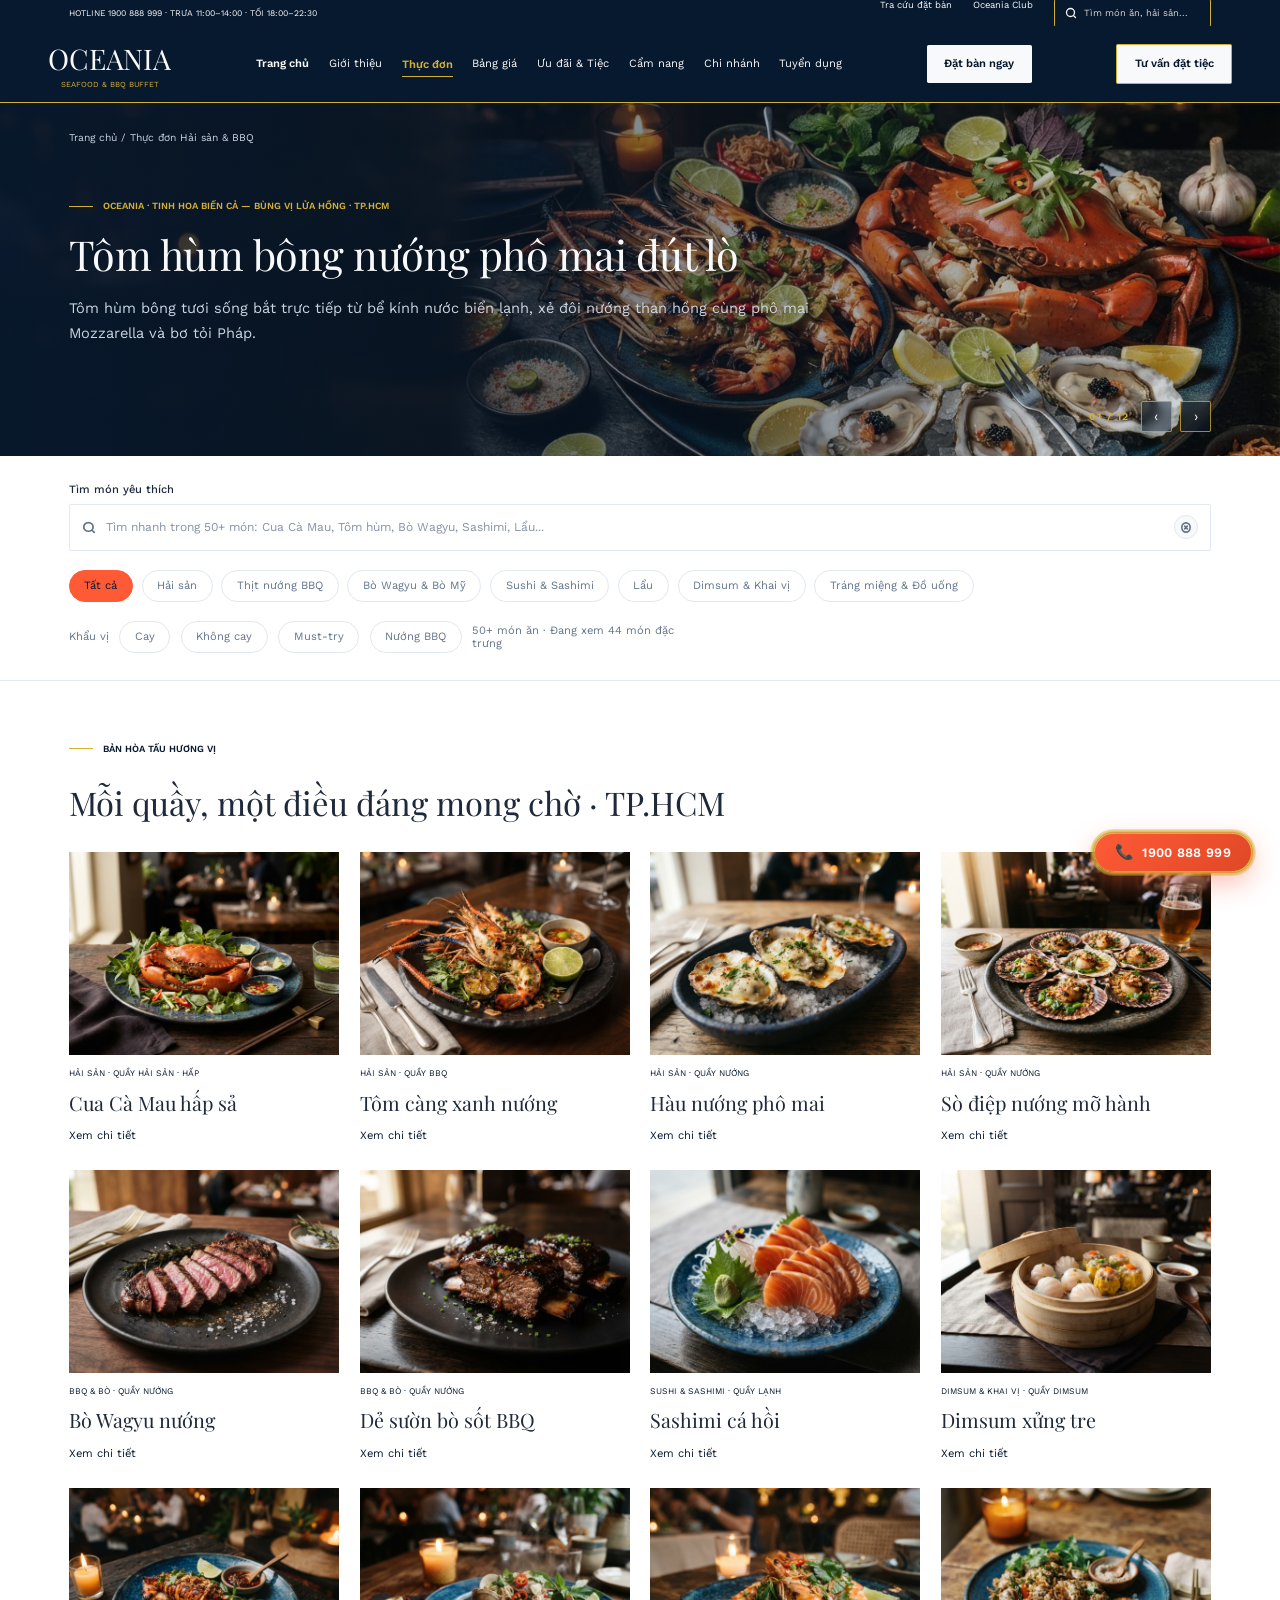
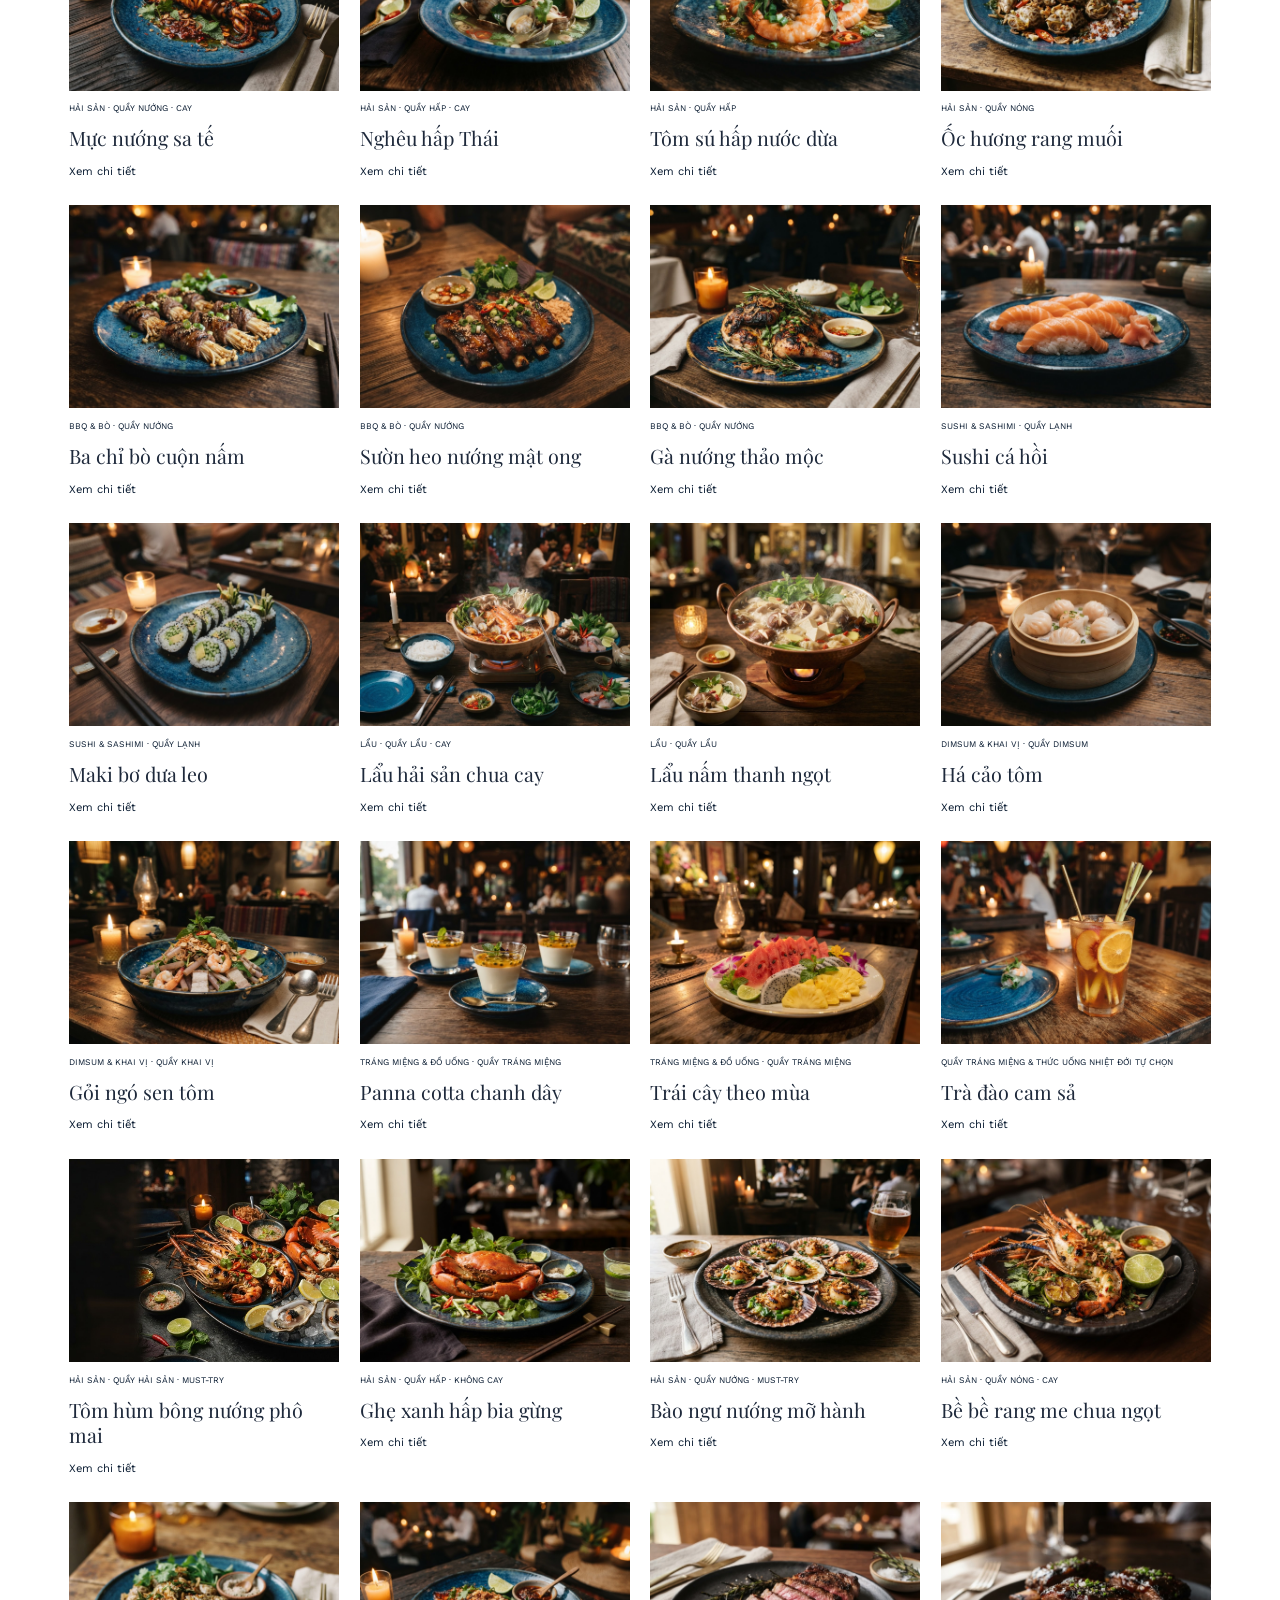
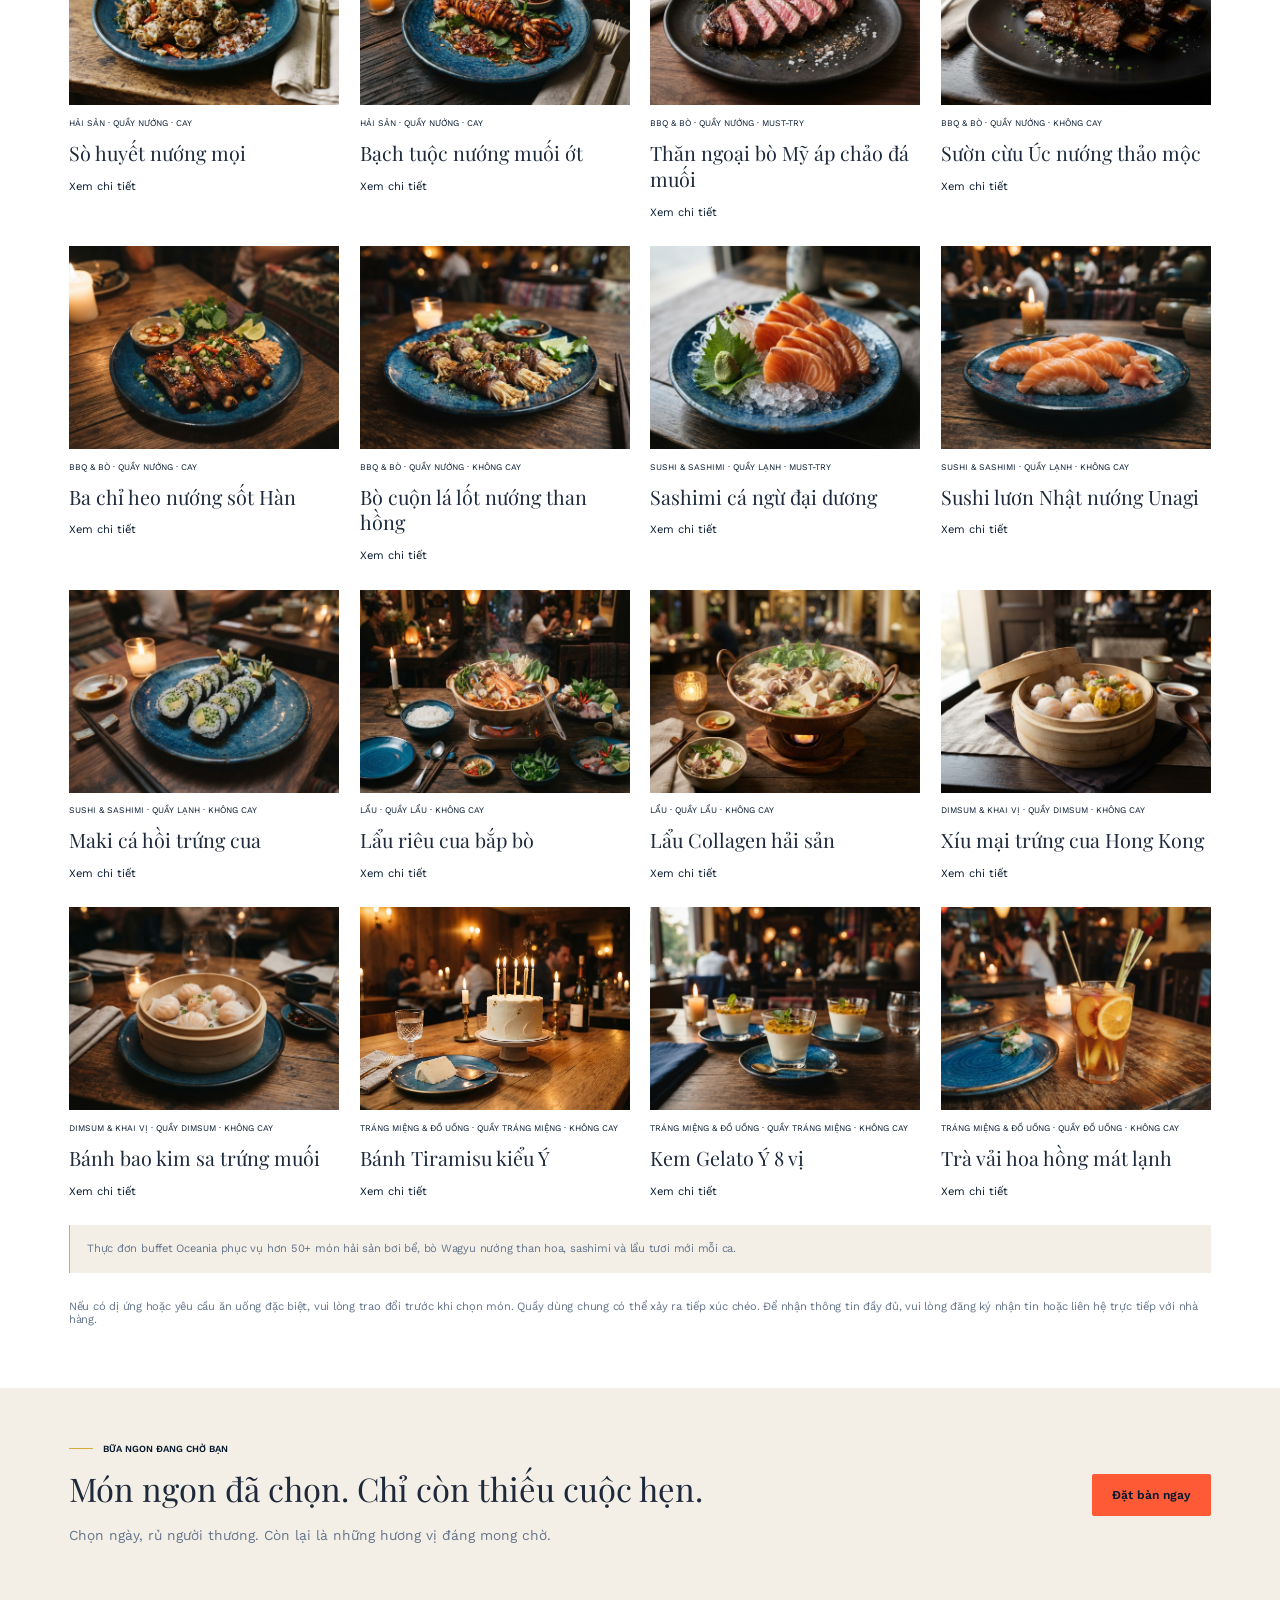
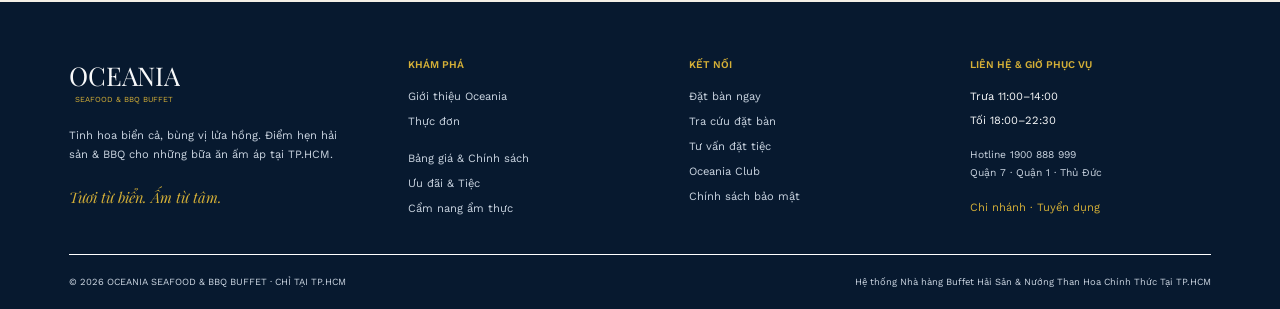
<file: menu.html>
<!DOCTYPE html>
<html lang="vi">
<head>
<meta charset="UTF-8" />
<meta name="viewport" content="width=device-width, initial-scale=1.0" />
<title>Thực Đơn Hải Sản Bơi Bể & BBQ 50+ Món — Oceania Buffet</title>
<link rel="stylesheet" href="assets/css/style.css" />
</head>
<body>
<!-- Global Search Autocomplete Drawer (Figma State S11) -->
<div id="oceania-search-drawer" class="oceania-search-drawer" aria-hidden="true">
<div class="bg-[var(--surface\/card,white)] border border-[var(--brand\/champagne,#d4af37)] border-solid content-stretch flex flex-col gap-[24px] items-start overflow-clip p-[32px] relative shrink-0 w-full" data-node-id="3375:38955" data-name="Tìm kiếm mở rộng">
<div class="content-stretch flex gap-[24px] items-end overflow-clip relative shrink-0 w-full" data-node-id="3375:38956" data-name="Tìm kiếm">
<div class="bg-[var(--surface\/card,white)] border border-[var(--border\/default,#e2e8f0)] border-solid content-stretch flex flex-[1_0_0] flex-col items-start min-h-[78px] min-w-px overflow-clip p-[14px] relative rounded-[2px]" data-node-id="3375:38957" data-name="Trường thông tin">
<div class="[word-break:break-word] font-['Work_Sans:Regular'] font-normal leading-[0] relative shrink-0 text-[#182d36] text-[0px] w-full" data-node-id="3375:38958">
<p class="leading-[1.65] mb-0 text-[#667076] text-[11px]">Tìm món ăn, quầy, nguyên liệu</p>
<p class="leading-[1.65] text-[15px]">cua</p>
</div>
</div>
<div class="content-stretch flex flex-col items-start overflow-clip relative shrink-0 w-[130px]" data-node-id="3375:38959" data-name="Xóa">
<div class="bg-[var(--surface\/card,white)] border border-[var(--border\/default,#e2e8f0)] border-solid content-stretch flex items-center justify-center min-h-[48px] overflow-clip px-[18px] py-[14px] relative rounded-[2px] shrink-0 w-full" data-node-id="3375:38960" data-name="Nút hành động">
<p class="[word-break:break-word] flex-[1_0_0] font-['Work_Sans:SemiBold'] font-semibold leading-[1.4] min-w-px relative text-[14px] text-[color:var(--brand\/ocean,#07192f)] text-center" data-node-id="3375:38961">
                  Xóa
</p>
</div>
</div>
<div class="content-stretch flex flex-col items-start overflow-clip relative shrink-0 w-[130px]" data-node-id="3375:38962" data-name="Đóng">
<div class="bg-[var(--surface\/card,white)] border border-[var(--border\/default,#e2e8f0)] border-solid content-stretch flex items-center justify-center min-h-[48px] overflow-clip px-[18px] py-[14px] relative rounded-[2px] shrink-0 w-full" data-node-id="3375:38963" data-name="Nút hành động">
<a class="[word-break:break-word] block cursor-pointer flex-[1_0_0] font-['Work_Sans:SemiBold'] font-semibold leading-[0] min-w-px relative text-[14px] text-[color:var(--brand\/ocean,#07192f)] text-center" data-node-id="3375:38964">
<p class="leading-[1.4]">Đóng ×</p>
</a>
</div>
</div>
</div>
<p class="[word-break:break-word] font-['Work_Sans:SemiBold'] font-semibold leading-[1.5] relative shrink-0 text-[11px] text-[color:var(--brand\/ocean,#07192f)] w-full" data-node-id="3375:38965">
            GỢI Ý PHÙ HỢP VỚI “CUA”
</p>
<div class="content-stretch flex gap-[24px] items-start overflow-clip relative shrink-0 w-full" data-node-id="3375:38966" data-name="Gợi ý món ăn">
<div class="content-stretch flex flex-col items-start overflow-clip relative shrink-0 w-[350px]" data-node-id="3375:38967" data-name="Món phù hợp">
<div class="content-stretch flex flex-col gap-[14px] items-start overflow-clip relative shrink-0 w-full" data-node-id="3375:38968" data-name="Món ăn">
<div class="h-[230px] relative shrink-0 w-full" data-node-id="3375:38969" data-name="Ảnh chính thức">
<img alt="" class="absolute inset-0 max-w-none object-cover pointer-events-none size-full" src="assets/figma/f1d84.png" />
</div>
<div class="[word-break:break-word] font-['Work_Sans:Regular'] font-normal leading-[0] relative shrink-0 text-[#8d1934] text-[0px] w-full" data-node-id="3375:38970">
<p class="leading-[1.65] mb-0 text-[11px]">Hải sản · Hấp · Không cay</p>
<p class="font-['Playfair_Display:Regular'] leading-[1.65] mb-0 text-[#182d36] text-[25px]">Cua Cà Mau hấp sả</p>
<p class="leading-[1.65] text-[13px]">Xem chi tiết</p>
</div>
</div>
</div>
<div class="content-stretch flex flex-[1_0_0] flex-col gap-[24px] items-start min-w-px overflow-clip relative" data-node-id="3375:38971" data-name="Gợi ý chủ đề">
<p class="[word-break:break-word] font-['Playfair_Display:Regular'] font-normal leading-[1.28] relative shrink-0 text-[28px] text-[color:var(--text\/primary,#1e293b)] w-full" data-node-id="3375:38972">
                Khám phá thêm từ vị biển
</p>
<div class="content-start flex flex-wrap gap-[8px] items-start overflow-clip relative shrink-0 w-full" data-node-id="3375:38973" data-name="Bộ lọc">
<div class="bg-[var(--surface\/card,white)] border border-[var(--border\/default,#e2e8f0)] border-solid content-stretch flex items-start overflow-clip px-[15px] py-[12px] relative rounded-[100px] shrink-0" data-node-id="3375:38974" data-name="Lựa chọn">
<p class="[word-break:break-word] font-['Work_Sans:Regular'] font-normal leading-[normal] relative shrink-0 text-[13px] text-[color:var(--text\/secondary,#64748b)] whitespace-nowrap" data-node-id="3375:38975">
                    Hải sản
</p>
</div>
<div class="bg-[var(--surface\/card,white)] border border-[var(--border\/default,#e2e8f0)] border-solid content-stretch flex items-start overflow-clip px-[15px] py-[12px] relative rounded-[100px] shrink-0" data-node-id="3375:38976" data-name="Lựa chọn">
<p class="[word-break:break-word] font-['Work_Sans:Regular'] font-normal leading-[normal] relative shrink-0 text-[13px] text-[color:var(--text\/secondary,#64748b)] whitespace-nowrap" data-node-id="3375:38977">
                    Quầy hấp
</p>
</div>
<div class="bg-[var(--surface\/card,white)] border border-[var(--border\/default,#e2e8f0)] border-solid content-stretch flex items-start overflow-clip px-[15px] py-[12px] relative rounded-[100px] shrink-0" data-node-id="3375:38978" data-name="Lựa chọn">
<p class="[word-break:break-word] font-['Work_Sans:Regular'] font-normal leading-[normal] relative shrink-0 text-[13px] text-[color:var(--text\/secondary,#64748b)] whitespace-nowrap" data-node-id="3375:38979">
                    Không cay
</p>
</div>
</div>
<div class="[word-break:break-word] font-['Work_Sans:Regular'] font-normal leading-[0] relative shrink-0 text-[15px] text-[color:var(--text\/secondary,#64748b)] w-full" data-node-id="3375:38980">
<p class="leading-[1.65] mb-0">Cua Cà Mau hấp sả · Quầy Hải sản</p>
<p class="leading-[1.65]">Cẩm nang: Vị ngọt nguyên bản từ cua hấp sả</p>
</div>
<div class="bg-[var(--surface\/card,white)] border border-[var(--border\/default,#e2e8f0)] border-solid content-stretch flex items-center justify-center min-h-[48px] overflow-clip px-[18px] py-[14px] relative rounded-[2px] shrink-0 w-full" data-node-id="3375:38981" data-name="Nút hành động">
<p class="[word-break:break-word] flex-[1_0_0] font-['Work_Sans:SemiBold'] font-semibold leading-[1.4] min-w-px relative text-[14px] text-[color:var(--brand\/ocean,#07192f)] text-center" data-node-id="3375:38982">
                  Xem kết quả tìm kiếm
</p>
</div>
<div class="bg-[var(--surface\/sand,#f4efe6)] border-[var(--brand\/champagne,#d4af37)] border-l-2 border-solid content-stretch flex flex-col items-start overflow-clip p-[18px] relative shrink-0 w-full" data-node-id="3375:38983" data-name="Thông báo">
<p class="[word-break:break-word] font-['Work_Sans:Regular'] font-normal leading-[1.65] relative shrink-0 text-[13px] text-[color:var(--text\/secondary,#64748b)] w-full" data-node-id="3375:38984">
                  Thực đơn buffet trọn gói 50+ món — Chỉ chọn vé trưa/tối, không tính thêm tiền từng món trên quầy.
</p>
</div>
</div>
</div>
</div>
</div>

<!-- Global Mobile Navigation Drawer (Figma State S22) -->
<div id="oceania-mobile-drawer" class="oceania-mobile-drawer" aria-hidden="true">
<div class="oceania-mobile-drawer-backdrop"></div>
<div class="oceania-mobile-drawer-panel">
<div class="bg-[var(--brand\/ocean,#07192f)] content-stretch flex flex-col gap-[20px] items-start overflow-clip p-[24px] relative shrink-0 w-full" data-node-id="3375:39491" data-name="Menu điều hướng mở">
<div class="[word-break:break-word] content-stretch flex items-start justify-between overflow-clip relative shrink-0 w-full" data-node-id="3375:39492" data-name="Tiêu đề menu">
<p class="flex-[1_0_0] font-['Work_Sans:SemiBold'] font-semibold leading-[1.5] min-w-px relative text-[11px] text-[color:var(--brand\/champagne,#d4af37)]" data-node-id="3375:39493">
            KHÁM PHÁ OCEANIA
</p>
<p class="font-['Inter:Regular'] font-normal leading-[normal] not-italic relative shrink-0 text-[20px] text-[color:var(--surface\/pearl,#f8f9fa)] whitespace-nowrap" data-node-id="3375:39494">
            ×
</p>
</div>
<div class="bg-[var(--surface\/card,white)] border border-[var(--border\/default,#e2e8f0)] border-solid content-stretch flex flex-col items-start min-h-[78px] overflow-clip p-[14px] relative rounded-[2px] shrink-0 w-full" data-node-id="3375:39495" data-name="Trường thông tin">
<div class="w-full"><label class="block text-[11px] text-[#64748b] mb-[4px]">Tìm kiếm nhanh món ăn & cẩm nang</label><input id="oceania-mobile-search-input" type="text" class="oceania-field-input" placeholder="Tìm cua Cà Mau, bò Wagyu, lẩu..." /><div id="oceania-mobile-search-results" class="mt-[8px]"></div></div>
</div>
<div class="[word-break:break-word] content-stretch flex flex-col font-normal items-start overflow-clip relative shrink-0 w-full whitespace-nowrap" data-node-id="3375:39497" data-name="Các mục chính">
<div class="border-[var(--surface\/card,white)] border-b border-solid content-stretch flex items-center justify-between min-h-[52px] overflow-clip relative shrink-0 w-full" data-node-id="3375:39498" data-name="Mục điều hướng">
<a href="index.html" class="block cursor-pointer font-['Work_Sans:Regular'] leading-[0] relative shrink-0 text-[17px] text-[color:var(--surface\/pearl,#f8f9fa)]" data-node-id="3375:39499">
<p class="leading-[normal]">Trang chủ</p>
</a>
            
</div>
<div class="border-[var(--surface\/card,white)] border-b border-solid content-stretch flex items-center justify-between min-h-[52px] overflow-clip relative shrink-0 w-full" data-node-id="3375:39501" data-name="Mục điều hướng">
<a href="about.html" class="block cursor-pointer font-['Work_Sans:Regular'] leading-[0] relative shrink-0 text-[17px] text-[color:var(--surface\/pearl,#f8f9fa)]" data-node-id="3375:39502">
<p class="leading-[normal]">Giới thiệu</p>
</a>
            
</div>
<div class="border-[var(--surface\/card,white)] border-b border-solid content-stretch flex items-center justify-between min-h-[52px] overflow-clip relative shrink-0 w-full" data-node-id="3375:39504" data-name="Mục điều hướng">
<a href="menu.html" class="block cursor-pointer font-['Work_Sans:Regular'] leading-[0] relative shrink-0 text-[17px] text-[color:var(--surface\/pearl,#f8f9fa)]" data-node-id="3375:39505">
<p class="leading-[normal]">Thực đơn</p>
</a>
            
</div>
<div class="border-[var(--surface\/card,white)] border-b border-solid content-stretch flex items-center justify-between min-h-[52px] overflow-clip relative shrink-0 w-full" data-node-id="3375:39507" data-name="Mục điều hướng">
<a href="pricing.html" class="block cursor-pointer font-['Work_Sans:Regular'] leading-[0] relative shrink-0 text-[17px] text-[color:var(--surface\/pearl,#f8f9fa)]" data-node-id="3375:39508">
<p class="leading-[normal]">Bảng giá</p>
</a>
            
</div>
<div class="border-[var(--surface\/card,white)] border-b border-solid content-stretch flex items-center justify-between min-h-[52px] overflow-clip relative shrink-0 w-full" data-node-id="3375:39510" data-name="Mục điều hướng">
<a href="promotions.html" class="block cursor-pointer font-['Work_Sans:Regular'] leading-[0] relative shrink-0 text-[17px] text-[color:var(--surface\/pearl,#f8f9fa)]" data-node-id="3375:39511">
<p class="leading-[normal]">Ưu đãi &amp; Tiệc</p>
</a>
            
</div>
<div class="border-[var(--surface\/card,white)] border-b border-solid content-stretch flex items-center justify-between min-h-[52px] overflow-clip relative shrink-0 w-full" data-node-id="3375:39513" data-name="Mục điều hướng">
<a href="blog.html" class="block cursor-pointer font-['Work_Sans:Regular'] leading-[0] relative shrink-0 text-[17px] text-[color:var(--surface\/pearl,#f8f9fa)]" data-node-id="3375:39514">
<p class="leading-[normal]">Cẩm nang</p>
</a>
            
</div>
<div class="border-[var(--surface\/card,white)] border-b border-solid content-stretch flex items-center justify-between min-h-[52px] overflow-clip relative shrink-0 w-full" data-node-id="3375:39516" data-name="Mục điều hướng">
<a href="locations.html" class="block cursor-pointer font-['Work_Sans:Regular'] leading-[0] relative shrink-0 text-[17px] text-[color:var(--surface\/pearl,#f8f9fa)]" data-node-id="3375:39517">
<p class="leading-[normal]">Chi nhánh</p>
</a>
<a href="careers.html" class="block cursor-pointer font-['Work_Sans:Regular'] leading-[0] relative shrink-0 text-[17px] text-[color:var(--surface\/pearl,#f8f9fa)]" data-name="Tuyển dụng">
<p class="leading-[normal]">Tuyển dụng</p>
</a>
            
</div>
</div>
<div class="bg-[var(--surface\/card,white)] border border-[var(--border\/default,#e2e8f0)] border-solid content-stretch flex items-center justify-center min-h-[48px] overflow-clip px-[18px] py-[14px] relative rounded-[2px] shrink-0 w-full" data-node-id="3375:39519" data-name="Nút hành động">
<a href="booking.html" class="[word-break:break-word] block cursor-pointer flex-[1_0_0] font-['Work_Sans:SemiBold'] font-semibold leading-[0] min-w-px relative text-[14px] text-[color:var(--brand\/ocean,#07192f)] text-center" data-node-id="3375:39520">
<p class="leading-[1.4]">Đặt bàn ngay</p>
</a>
</div>
<div class="content-stretch flex gap-[16px] items-start overflow-clip relative shrink-0 w-full" data-node-id="3375:39521" data-name="Liên kết bổ sung">
<div class="bg-[var(--surface\/card,white)] border border-[var(--border\/default,#e2e8f0)] border-solid content-stretch flex flex-[1_0_0] items-center justify-center min-h-[48px] min-w-px overflow-clip px-[18px] py-[14px] relative rounded-[2px]" data-node-id="3375:39522" data-name="Nút hành động">
<a href="booking-lookup.html" class="[word-break:break-word] block cursor-pointer flex-[1_0_0] font-['Work_Sans:SemiBold'] font-semibold leading-[0] min-w-px relative text-[14px] text-[color:var(--brand\/ocean,#07192f)] text-center" data-node-id="3375:39523">
<p class="leading-[1.4]">Tra cứu đặt bàn</p>
</a>
</div>
<div class="bg-[var(--surface\/card,white)] border border-[var(--border\/default,#e2e8f0)] border-solid content-stretch flex flex-[1_0_0] items-center justify-center min-h-[48px] min-w-px overflow-clip px-[18px] py-[14px] relative rounded-[2px]" data-node-id="3375:39524" data-name="Nút hành động">
<a href="reviews.html" class="[word-break:break-word] block cursor-pointer flex-[1_0_0] font-['Work_Sans:SemiBold'] font-semibold leading-[0] min-w-px relative text-[14px] text-[color:var(--brand\/ocean,#07192f)] text-center" data-node-id="3375:39525">
<p class="leading-[1.4]">Oceania Club</p>
</a>
</div>
</div>
<p class="[word-break:break-word] font-['Work_Sans:Regular'] font-normal leading-[1.65] relative shrink-0 text-[#cbd5e1] text-[13px] w-full" data-node-id="3375:39526">
          Hotline 1900 888 999 · TP.HCM
</p>
</div>
</div>
</div>

<!-- Desktop View (1440px Figma Frame) -->
<div class="oceania-desktop-view">
<div
      class="bg-[var(--surface\/pearl,#f8f9fa)] content-stretch flex flex-col items-start relative size-full"
      data-node-id="3361:13723"
      data-name="09 — Thực đơn Hải sản & BBQ"
    >
<div class="bg-[var(--brand\/ocean,#07192f)] content-stretch flex flex-col items-start overflow-clip relative shrink-0 w-full" data-node-id="3375:937" data-name="Điều hướng">
<div class="bg-[var(--brand\/ocean,#07192f)] content-stretch flex h-[30px] items-center justify-between overflow-clip px-[80px] relative shrink-0 w-full" data-node-id="3375:938" data-name="Guest services">
<p class="[word-break:break-word] font-['Work_Sans:Regular'] font-normal leading-[normal] relative shrink-0 text-[10px] text-[color:var(--surface\/pearl,#f8f9fa)] whitespace-nowrap" data-node-id="3375:939">
            HOTLINE 1900 888 999 · TRƯA 11:00–14:00 · TỐI 18:00–22:30
</p>
<div class="content-stretch flex gap-[24px] items-start overflow-clip relative shrink-0" data-node-id="3375:940" data-name="Secondary links">
<a href="booking-lookup.html" class="[word-break:break-word] block cursor-pointer font-['Work_Sans:Regular'] font-normal leading-[0] relative shrink-0 text-[11px] text-[color:var(--surface\/pearl,#f8f9fa)] whitespace-nowrap" data-node-id="3375:941">
<p class="leading-[normal]">Tra cứu đặt bàn</p>
</a>
<a href="reviews.html" class="[word-break:break-word] block cursor-pointer font-['Work_Sans:Regular'] font-normal leading-[0] relative shrink-0 text-[11px] text-[color:var(--surface\/pearl,#f8f9fa)] whitespace-nowrap" data-node-id="3375:942">
<p class="leading-[normal]">Oceania Club</p>
</a>
<div class="bg-[var(--brand\/ocean,#07192f)] border border-[var(--brand\/champagne,#d4af37)] border-solid content-stretch flex gap-[8px] items-center overflow-clip px-[12px] py-[8px] relative rounded-[2px] shrink-0" data-node-id="3375:943" data-name="Search field">
<div class="relative shrink-0 size-[14px]" data-node-id="3375:944" data-name="search">
<img alt="" class="absolute block inset-0 max-w-none size-full" src="assets/figma/f5e0f.svg" />
</div>
<input type="text" class="oceania-header-search-input" placeholder="Tìm món ăn, hải sản..." aria-label="Tìm món ăn" />
</div>
</div>
</div>
<div class="border-[var(--brand\/champagne,#d4af37)] border-b border-solid content-stretch flex h-[90px] items-center justify-between overflow-clip px-[56px] relative shrink-0 w-full" data-node-id="3375:947" data-name="Main navigation">
<div class="[word-break:break-word] content-stretch flex flex-col font-normal gap-[4px] items-center overflow-clip relative shrink-0 whitespace-nowrap" data-node-id="3375:948" data-name="Oceania wordmark">
<a href="index.html" class="block cursor-pointer font-['Playfair_Display:Regular'] leading-[0] relative shrink-0 text-[33px] text-[color:var(--surface\/pearl,#f8f9fa)]" data-node-id="3375:949">
<p class="leading-[normal]">OCEANIA</p>
</a>
<p class="font-['Work_Sans:Regular'] leading-[normal] relative shrink-0 text-[9px] text-[color:var(--brand\/champagne,#d4af37)]" data-node-id="3375:950">SEAFOOD &amp; BBQ BUFFET</p>
</div>
<div class="content-stretch flex gap-[23px] items-center overflow-clip relative shrink-0" data-node-id="3375:951" data-name="Page links">
<div class="border-[var(--brand\/champagne,#d4af37)] border-b border-solid content-stretch flex flex-col items-start overflow-clip pb-[8px] pt-[9px] relative shrink-0" data-node-id="3375:952" data-name="Navigation item">
<a href="index.html" class="[word-break:break-word] block cursor-pointer font-['Work_Sans:SemiBold'] font-semibold leading-[0] relative shrink-0 text-[13px] text-[color:var(--surface\/pearl,#f8f9fa)] whitespace-nowrap" data-node-id="3375:953">
<p class="leading-[normal]">Trang chủ</p>
</a>
</div>
<div class="border-[var(--brand\/champagne,#d4af37)] border-b border-solid content-stretch flex flex-col items-start overflow-clip pb-[8px] pt-[9px] relative shrink-0" data-node-id="3375:954" data-name="Navigation item">
<a href="about.html" class="[word-break:break-word] block cursor-pointer font-['Work_Sans:Regular'] font-normal leading-[0] relative shrink-0 text-[13px] text-[color:var(--surface\/pearl,#f8f9fa)] whitespace-nowrap" data-node-id="3375:955">
<p class="leading-[normal]">Giới thiệu</p>
</a>
</div>
<div class="border-[var(--brand\/champagne,#d4af37)] border-b border-solid content-stretch flex flex-col items-start overflow-clip pb-[8px] pt-[9px] relative shrink-0" data-node-id="3375:956" data-name="Navigation item">
<p class="[word-break:break-word] font-['Work_Sans:Regular'] font-normal leading-[normal] relative shrink-0 text-[13px] text-[color:var(--brand\/champagne,#d4af37)] whitespace-nowrap" data-node-id="3375:957">
                Thực đơn
</p>
</div>
<div class="border-[var(--brand\/champagne,#d4af37)] border-b border-solid content-stretch flex flex-col items-start overflow-clip pb-[8px] pt-[9px] relative shrink-0" data-node-id="3375:958" data-name="Navigation item">
<a href="pricing.html" class="[word-break:break-word] block cursor-pointer font-['Work_Sans:Regular'] font-normal leading-[0] relative shrink-0 text-[13px] text-[color:var(--surface\/pearl,#f8f9fa)] whitespace-nowrap" data-node-id="3375:959">
<p class="leading-[normal]">Bảng giá</p>
</a>
</div>
<div class="border-[var(--brand\/champagne,#d4af37)] border-b border-solid content-stretch flex flex-col items-start overflow-clip pb-[8px] pt-[9px] relative shrink-0" data-node-id="3375:960" data-name="Navigation item">
<a href="promotions.html" class="[word-break:break-word] block cursor-pointer font-['Work_Sans:Regular'] font-normal leading-[0] relative shrink-0 text-[13px] text-[color:var(--surface\/pearl,#f8f9fa)] whitespace-nowrap" data-node-id="3375:961">
<p class="leading-[normal]">Ưu đãi &amp; Tiệc</p>
</a>
</div>
<div class="border-[var(--brand\/champagne,#d4af37)] border-b border-solid content-stretch flex flex-col items-start overflow-clip pb-[8px] pt-[9px] relative shrink-0" data-node-id="3375:962" data-name="Navigation item">
<a href="blog.html" class="[word-break:break-word] block cursor-pointer font-['Work_Sans:Regular'] font-normal leading-[0] relative shrink-0 text-[13px] text-[color:var(--surface\/pearl,#f8f9fa)] whitespace-nowrap" data-node-id="3375:963">
<p class="leading-[normal]">Cẩm nang</p>
</a>
</div>
<div class="border-[var(--brand\/champagne,#d4af37)] border-b border-solid content-stretch flex flex-col items-start overflow-clip pb-[8px] pt-[9px] relative shrink-0" data-node-id="3375:964" data-name="Navigation item">
<a href="locations.html" class="[word-break:break-word] block cursor-pointer font-['Work_Sans:Regular'] font-normal leading-[0] relative shrink-0 text-[13px] text-[color:var(--surface\/pearl,#f8f9fa)] whitespace-nowrap" data-node-id="3375:965">
<p class="leading-[normal]">Chi nhánh</p>
</a>
</div>
<div class="border-[rgba(0,0,0,0)] border-b border-solid content-stretch flex flex-col items-start overflow-clip pb-[8px] pt-[9px] relative shrink-0" data-name="Tuyển dụng">
<a class="[word-break:break-word] block cursor-pointer font-['Work_Sans:Regular'] font-normal leading-[0] relative shrink-0 text-[13px] text-[color:var(--surface\/pearl,#f8f9fa)] whitespace-nowrap" href="careers.html">
<p class="leading-[normal]">Tuyển dụng</p>
</a>
</div>
</div>
<div class="bg-[var(--surface\/pearl,#f8f9fa)] content-stretch flex items-start overflow-clip px-[20px] py-[14px] relative rounded-[2px] shrink-0" data-node-id="3375:966" data-name="Booking action">
<a href="booking.html" class="[word-break:break-word] block cursor-pointer font-['Work_Sans:SemiBold'] font-semibold leading-[0] relative shrink-0 text-[13px] text-[color:var(--brand\/ocean,#07192f)] whitespace-nowrap" data-node-id="3375:967">
<p class="leading-[normal]">Đặt bàn ngay</p>
</a>
</div>
<div class="bg-[var(--surface\/pearl,#f8f9fa)] border border-[var(--brand\/champagne,#d4af37)] border-solid content-stretch flex items-start overflow-clip px-[20px] py-[14px] relative rounded-[2px] shrink-0" data-node-id="3375:968" data-name="Consultation action">
<a href="promotions.html#party-consultation-section" class="[word-break:break-word] block cursor-pointer font-['Work_Sans:SemiBold'] font-semibold leading-[0] relative shrink-0 text-[13px] text-[color:var(--brand\/ocean,#07192f)] whitespace-nowrap" data-node-id="3375:969">
<p class="leading-[normal]">Tư vấn đặt tiệc</p>
</a>
</div>
</div>
</div>
<div class="bg-[var(--brand\/ocean,#07192f)] content-stretch flex flex-col gap-[24px] items-start min-h-[380px] overflow-clip pb-[65px] pt-[32px] px-[80px] relative shrink-0 w-full" data-node-id="3361:13753" data-name="Mở đầu trang">
<div class="absolute bottom-0 left-0 top-0 w-[1440px]" data-node-id="3361:13754" data-name="Ảnh chủ đề">
<img alt="" class="absolute inset-0 max-w-none object-cover pointer-events-none size-full" src="assets/figma/46d9d.png" />
</div>
<div class="absolute bg-[var(--brand\/ocean,#07192f)] bottom-0 left-0 top-0 w-[1440px]" data-node-id="3361:13755" data-name="Nền đọc"></div>
<p class="[word-break:break-word] font-['Work_Sans:Regular'] font-normal leading-[normal] min-w-full relative shrink-0 text-[#cbd5e1] text-[12px] w-[min-content]" data-node-id="3361:13756">Trang chủ / Thực đơn Hải sản &amp; BBQ</p>
<div class="content-stretch flex flex-col gap-[18px] items-start overflow-clip pt-[42px] relative shrink-0 w-[930px]" data-node-id="3361:13757" data-name="Lời mở">
<div class="content-stretch flex gap-[12px] items-center overflow-clip relative shrink-0" data-node-id="3361:13758" data-name="Nhãn biên tập">
<div class="bg-[var(--brand\/champagne,#d4af37)] h-px relative shrink-0 w-[28px]" data-node-id="3361:13759" data-name="Dấu nhấn"></div>
<p class="[word-break:break-word] font-['Work_Sans:SemiBold'] font-semibold leading-[normal] relative shrink-0 text-[11px] text-[color:var(--brand\/champagne,#d4af37)] uppercase whitespace-nowrap" data-node-id="3361:13760">
              Oceania · Tinh hoa biển cả — Bùng vị lửa hồng · TP.HCM
</p>
</div>
<p class="[word-break:break-word] font-['Playfair_Display:Regular'] font-normal leading-[1.3] min-w-full relative shrink-0 text-[48px] text-[color:var(--surface\/pearl,#f8f9fa)] tracking-[-0.6px] w-[min-content]" data-node-id="3361:13761">
            Từ biển tươi đến bếp lửa hồng · TP.HCM
</p>
<p class="[word-break:break-word] font-['Work_Sans:Regular'] font-normal leading-[1.7] min-w-full relative shrink-0 text-[#cbd5e1] text-[17px] w-[min-content]" data-node-id="3361:13762">
            Chọn vị ngọt từ biển, tìm hương thơm trên than hồng. Một hành trình buffet dành cho mọi khẩu vị trong cùng một cuộc hẹn tại TP.HCM.
</p>
</div>
</div>
      
<div class="bg-[var(--surface\/card,white)] border-[var(--border\/default,#e2e8f0)] border-b border-solid content-stretch flex flex-col gap-[22px] items-start overflow-clip px-[80px] py-[32px] relative shrink-0 w-full" data-node-id="3361:13772" data-name="Thanh khám phá thực đơn">
<div class="content-stretch flex flex-col gap-[9px] items-start overflow-clip relative shrink-0 w-full" data-node-id="3375:236" data-name="Trường thông tin">
<p class="[word-break:break-word] font-['Work_Sans:Medium'] font-medium leading-[normal] relative shrink-0 text-[13px] text-[color:var(--text\/primary,#1e293b)] whitespace-nowrap" data-node-id="3375:237">
            Tìm món yêu thích
</p>
<div class="bg-[var(--surface\/card,white)] border border-[var(--border\/default,#e2e8f0)] border-solid content-stretch flex gap-[12px] items-center min-h-[50px] overflow-clip px-[14px] py-[12px] relative rounded-[2px] shrink-0 w-full" data-node-id="3375:238" data-name="Ô nhập">
<div class="relative shrink-0 size-[16px]" data-node-id="3375:276" data-name="search">
<img alt="" class="absolute block inset-0 max-w-none size-full" src="assets/figma/8d8ca.svg" />
</div>
<input id="menu-search-input" data-oceania-field="menu-search" type="text" class="oceania-field-input" placeholder="Tìm nhanh trong 50+ món: Cua Cà Mau, Tôm hùm, Bò Wagyu, Sashimi, Lẩu..." />
<div class="bg-[var(--surface\/pearl,#f8f9fa)] border border-[var(--border\/default,#e2e8f0)] border-solid content-stretch flex flex-col items-center justify-center overflow-clip relative rounded-[14px] shrink-0 size-[28px]" data-node-id="3375:241" data-name="Clear">
<div class="relative shrink-0 size-[12px]" data-node-id="3375:282" data-name="x-circle">
<img alt="" class="absolute block inset-0 max-w-none size-full" src="assets/figma/7525e.svg" />
</div>
</div>
</div>
</div>
<div class="content-start flex flex-wrap gap-[10px] items-start overflow-clip relative shrink-0 w-full" data-node-id="3375:243" data-name="Bộ lọc danh mục">
<div class="bg-[var(--brand\/coral,#ff5a36)] border border-[var(--brand\/coral,#ff5a36)] border-solid content-stretch flex items-start overflow-clip px-[17px] py-[10px] relative rounded-[100px] shrink-0" data-node-id="3375:244" data-name="Bộ lọc">
<p class="[word-break:break-word] font-['Work_Sans:Regular'] font-normal leading-[normal] relative shrink-0 text-[13px] text-[color:var(--brand\/ocean,#07192f)] whitespace-nowrap" data-node-id="3375:245">
              Tất cả
</p>
</div>
<div class="bg-[var(--surface\/card,white)] border border-[var(--border\/default,#e2e8f0)] border-solid content-stretch flex items-start overflow-clip px-[17px] py-[10px] relative rounded-[100px] shrink-0" data-node-id="3375:246" data-name="Bộ lọc">
<p class="[word-break:break-word] font-['Work_Sans:Regular'] font-normal leading-[normal] relative shrink-0 text-[13px] text-[color:var(--text\/secondary,#64748b)] whitespace-nowrap" data-node-id="3375:247">
              Hải sản
</p>
</div>
<div class="bg-[var(--surface\/card,white)] border border-[var(--border\/default,#e2e8f0)] border-solid content-stretch flex items-start overflow-clip px-[17px] py-[10px] relative rounded-[100px] shrink-0" data-node-id="3379:39654" data-name="Bộ lọc">
<p class="[word-break:break-word] font-['Work_Sans:Regular'] font-normal leading-[normal] relative shrink-0 text-[13px] text-[color:var(--text\/secondary,#64748b)] whitespace-nowrap" data-node-id="3379:39655">
              Thịt nướng BBQ
</p>
</div>
<div class="bg-[var(--surface\/card,white)] border border-[var(--border\/default,#e2e8f0)] border-solid content-stretch flex items-start overflow-clip px-[17px] py-[10px] relative rounded-[100px] shrink-0" data-node-id="3375:248" data-name="Bộ lọc">
<a href="menu.html" class="[word-break:break-word] block cursor-pointer font-['Work_Sans:Regular'] font-normal leading-[0] relative shrink-0 text-[13px] text-[color:var(--text\/secondary,#64748b)] whitespace-nowrap" data-node-id="3375:249">
<p class="leading-[normal]">Bò Wagyu &amp; Bò Mỹ</p>
</a>
</div>
<div class="bg-[var(--surface\/card,white)] border border-[var(--border\/default,#e2e8f0)] border-solid content-stretch flex items-start overflow-clip px-[17px] py-[10px] relative rounded-[100px] shrink-0" data-node-id="3375:250" data-name="Bộ lọc">
<p class="[word-break:break-word] font-['Work_Sans:Regular'] font-normal leading-[normal] relative shrink-0 text-[13px] text-[color:var(--text\/secondary,#64748b)] whitespace-nowrap" data-node-id="3375:251">Sushi &amp; Sashimi</p>
</div>
<div class="bg-[var(--surface\/card,white)] border border-[var(--border\/default,#e2e8f0)] border-solid content-stretch flex items-start overflow-clip px-[17px] py-[10px] relative rounded-[100px] shrink-0" data-node-id="3375:252" data-name="Bộ lọc">
<p class="[word-break:break-word] font-['Work_Sans:Regular'] font-normal leading-[normal] relative shrink-0 text-[13px] text-[color:var(--text\/secondary,#64748b)] whitespace-nowrap" data-node-id="3375:253">
              Lẩu
</p>
</div>
<div class="bg-[var(--surface\/card,white)] border border-[var(--border\/default,#e2e8f0)] border-solid content-stretch flex items-start overflow-clip px-[17px] py-[10px] relative rounded-[100px] shrink-0" data-node-id="3375:254" data-name="Bộ lọc">
<p class="[word-break:break-word] font-['Work_Sans:Regular'] font-normal leading-[normal] relative shrink-0 text-[13px] text-[color:var(--text\/secondary,#64748b)] whitespace-nowrap" data-node-id="3375:255">Dimsum &amp; Khai vị</p>
</div>
<div class="bg-[var(--surface\/card,white)] border border-[var(--border\/default,#e2e8f0)] border-solid content-stretch flex items-start overflow-clip px-[17px] py-[10px] relative rounded-[100px] shrink-0" data-node-id="3375:256" data-name="Bộ lọc">
<p class="[word-break:break-word] font-['Work_Sans:Regular'] font-normal leading-[normal] relative shrink-0 text-[13px] text-[color:var(--text\/secondary,#64748b)] whitespace-nowrap" data-node-id="3375:257">Tráng miệng &amp; Đồ uống</p>
</div>
</div>
<div class="content-stretch flex gap-[12px] items-center overflow-clip relative shrink-0 w-full" data-node-id="3375:258" data-name="Lọc khẩu vị">
<p class="[word-break:break-word] font-['Work_Sans:Regular'] font-normal leading-[normal] relative shrink-0 text-[13px] text-[color:var(--text\/secondary,#64748b)] whitespace-nowrap" data-node-id="3375:259">
            Khẩu vị
</p>
<div class="bg-[var(--surface\/card,white)] border border-[var(--border\/default,#e2e8f0)] border-solid content-stretch flex items-start overflow-clip px-[17px] py-[10px] relative rounded-[100px] shrink-0" data-node-id="3375:260" data-name="Bộ lọc">
<p class="[word-break:break-word] font-['Work_Sans:Regular'] font-normal leading-[normal] relative shrink-0 text-[13px] text-[color:var(--text\/secondary,#64748b)] whitespace-nowrap" data-node-id="3375:261">
              Cay
</p>
</div>
<div class="bg-[var(--surface\/card,white)] border border-[var(--border\/default,#e2e8f0)] border-solid content-stretch flex items-start overflow-clip px-[17px] py-[10px] relative rounded-[100px] shrink-0" data-node-id="3375:262" data-name="Bộ lọc">
<p class="[word-break:break-word] font-['Work_Sans:Regular'] font-normal leading-[normal] relative shrink-0 text-[13px] text-[color:var(--text\/secondary,#64748b)] whitespace-nowrap" data-node-id="3375:263">
              Không cay
</p>
</div>
<div class="bg-[var(--surface\/card,white)] border border-[var(--border\/default,#e2e8f0)] border-solid content-stretch flex items-start overflow-clip px-[17px] py-[10px] relative rounded-[100px] shrink-0" data-node-id="3375:264" data-name="Bộ lọc">
<p class="[word-break:break-word] font-['Work_Sans:Regular'] font-normal leading-[normal] relative shrink-0 text-[13px] text-[color:var(--text\/secondary,#64748b)] whitespace-nowrap" data-node-id="3375:265">
              Must-try
</p>
</div>
<div class="bg-[var(--surface\/card,white)] border border-[var(--border\/default,#e2e8f0)] border-solid content-stretch flex items-start overflow-clip px-[17px] py-[10px] relative rounded-[100px] shrink-0" data-node-id="3375:266" data-name="Bộ lọc">
<a href="menu.html" class="[word-break:break-word] block cursor-pointer font-['Work_Sans:Regular'] font-normal leading-[0] relative shrink-0 text-[13px] text-[color:var(--text\/secondary,#64748b)] whitespace-nowrap" data-node-id="3375:267">
<p class="leading-[normal]">Nướng BBQ</p>
</a>
</div>
<p class="[word-break:break-word] font-['Work_Sans:Regular'] font-normal leading-[normal] relative shrink-0 text-[13px] text-[color:var(--text\/secondary,#64748b)] w-[263px]" data-node-id="3375:268">
            50+ món ăn · Đang xem 44 món đặc trưng
</p>
</div>
</div>
<div class="bg-[var(--surface\/card,white)] content-stretch flex flex-col gap-[32px] items-start overflow-clip px-[80px] py-[72px] relative shrink-0 w-full" data-node-id="3361:13801" data-name="Nội dung chuyên mục">
<div class="content-stretch flex gap-[12px] items-center overflow-clip relative shrink-0" data-node-id="3361:13802" data-name="Nhãn biên tập">
<div class="bg-[var(--brand\/champagne,#d4af37)] h-px relative shrink-0 w-[28px]" data-node-id="3361:13803" data-name="Dấu nhấn"></div>
<p class="[word-break:break-word] font-['Work_Sans:SemiBold'] font-semibold leading-[normal] relative shrink-0 text-[11px] text-[color:var(--brand\/ocean,#07192f)] uppercase whitespace-nowrap" data-node-id="3361:13804">
            Bản hòa tấu hương vị
</p>
</div>
<p class="[word-break:break-word] font-['Playfair_Display:Regular'] font-normal leading-[1.3] min-w-full relative shrink-0 text-[38px] text-[color:var(--text\/primary,#1e293b)] w-[min-content]" data-node-id="3361:13805">
          Mỗi quầy, một điều đáng mong chờ · TP.HCM
</p>
<div class="content-stretch flex gap-[24px] items-start overflow-clip relative shrink-0 w-full" data-node-id="3361:13806" data-name="Bộ sưu tập món">
<div class="content-stretch flex flex-[1_0_0] flex-col gap-[15px] items-start min-w-px overflow-clip relative" data-node-id="3361:13807" data-name="Món ăn">
<div class="h-[236px] relative shrink-0 w-full" data-node-id="3361:13808" data-name="Ảnh món ăn">
<img alt="" class="absolute inset-0 max-w-none object-cover pointer-events-none size-full" src="assets/figma/f1d84.png" />
</div>
<p class="[word-break:break-word] font-['Work_Sans:Regular'] font-normal leading-[normal] min-w-full relative shrink-0 text-[10px] text-[color:var(--brand\/ocean,#07192f)] uppercase w-[min-content]" data-node-id="3361:13809">
              Hải sản · Quầy Hải sản · Hấp
</p>
<p class="[word-break:break-word] font-['Playfair_Display:Regular'] font-normal leading-[1.3] min-w-full relative shrink-0 text-[23px] text-[color:var(--text\/primary,#1e293b)] w-[min-content]" data-node-id="3361:13810">
              Cua Cà Mau hấp sả
</p>
<p class="[word-break:break-word] font-['Work_Sans:Regular'] font-normal leading-[normal] relative shrink-0 text-[13px] text-[color:var(--brand\/ocean,#07192f)] whitespace-nowrap" data-node-id="3361:13811">
              Xem chi tiết 
</p>
</div>
<div class="content-stretch flex flex-[1_0_0] flex-col gap-[15px] items-start min-w-px overflow-clip relative" data-node-id="3361:13812" data-name="Món ăn">
<div class="h-[236px] relative shrink-0 w-full" data-node-id="3361:13813" data-name="Ảnh món ăn">
<img alt="" class="absolute inset-0 max-w-none object-cover pointer-events-none size-full" src="assets/figma/fbc4b.png" />
</div>
<p class="[word-break:break-word] font-['Work_Sans:Regular'] font-normal leading-[normal] min-w-full relative shrink-0 text-[10px] text-[color:var(--brand\/ocean,#07192f)] uppercase w-[min-content]" data-node-id="3361:13814">
              Hải sản · Quầy BBQ
</p>
<p class="[word-break:break-word] font-['Playfair_Display:Regular'] font-normal leading-[1.3] min-w-full relative shrink-0 text-[23px] text-[color:var(--text\/primary,#1e293b)] w-[min-content]" data-node-id="3361:13815">
              Tôm càng xanh nướng
</p>
<p class="[word-break:break-word] font-['Work_Sans:Regular'] font-normal leading-[normal] relative shrink-0 text-[13px] text-[color:var(--brand\/ocean,#07192f)] whitespace-nowrap" data-node-id="3361:13816">
              Xem chi tiết 
</p>
</div>
<div class="content-stretch flex flex-[1_0_0] flex-col gap-[15px] items-start min-w-px overflow-clip relative" data-node-id="3361:13817" data-name="Món ăn">
<div class="h-[236px] relative shrink-0 w-full" data-node-id="3361:13818" data-name="Ảnh món ăn">
<img alt="" class="absolute inset-0 max-w-none object-cover pointer-events-none size-full" src="assets/figma/f0ea2.png" />
</div>
<p class="[word-break:break-word] font-['Work_Sans:Regular'] font-normal leading-[normal] min-w-full relative shrink-0 text-[10px] text-[color:var(--brand\/ocean,#07192f)] uppercase w-[min-content]" data-node-id="3361:13819">
              Hải sản · Quầy nướng
</p>
<p class="[word-break:break-word] font-['Playfair_Display:Regular'] font-normal leading-[1.3] min-w-full relative shrink-0 text-[23px] text-[color:var(--text\/primary,#1e293b)] w-[min-content]" data-node-id="3361:13820">
              Hàu nướng phô mai
</p>
<p class="[word-break:break-word] font-['Work_Sans:Regular'] font-normal leading-[normal] relative shrink-0 text-[13px] text-[color:var(--brand\/ocean,#07192f)] whitespace-nowrap" data-node-id="3361:13821">
              Xem chi tiết 
</p>
</div>
<div class="content-stretch flex flex-[1_0_0] flex-col gap-[15px] items-start min-w-px overflow-clip relative" data-node-id="3361:13822" data-name="Món ăn">
<div class="h-[236px] relative shrink-0 w-full" data-node-id="3361:13823" data-name="Ảnh món ăn">
<img alt="" class="absolute inset-0 max-w-none object-cover pointer-events-none size-full" src="assets/figma/19f0e.png" />
</div>
<p class="[word-break:break-word] font-['Work_Sans:Regular'] font-normal leading-[normal] min-w-full relative shrink-0 text-[10px] text-[color:var(--brand\/ocean,#07192f)] uppercase w-[min-content]" data-node-id="3361:13824">
              Hải sản · Quầy nướng
</p>
<p class="[word-break:break-word] font-['Playfair_Display:Regular'] font-normal leading-[1.3] min-w-full relative shrink-0 text-[23px] text-[color:var(--text\/primary,#1e293b)] w-[min-content]" data-node-id="3361:13825">
              Sò điệp nướng mỡ hành
</p>
<p class="[word-break:break-word] font-['Work_Sans:Regular'] font-normal leading-[normal] relative shrink-0 text-[13px] text-[color:var(--brand\/ocean,#07192f)] whitespace-nowrap" data-node-id="3361:13826">
              Xem chi tiết 
</p>
</div>
</div>
<div class="content-stretch flex gap-[24px] items-start overflow-clip relative shrink-0 w-full" data-node-id="3361:13827" data-name="Bộ sưu tập món">
<div class="content-stretch flex flex-[1_0_0] flex-col gap-[15px] items-start min-w-px overflow-clip relative" data-node-id="3361:13828" data-name="Món ăn">
<div class="h-[236px] relative shrink-0 w-full" data-node-id="3361:13829" data-name="Ảnh món ăn">
<img alt="" class="absolute inset-0 max-w-none object-cover pointer-events-none size-full" src="assets/figma/2bb0e.png" />
</div>
<p class="[word-break:break-word] font-['Work_Sans:Regular'] font-normal leading-[normal] min-w-full relative shrink-0 text-[10px] text-[color:var(--brand\/ocean,#07192f)] uppercase w-[min-content]" data-node-id="3361:13830">BBQ &amp; Bò · Quầy nướng</p>
<p class="[word-break:break-word] font-['Playfair_Display:Regular'] font-normal leading-[1.3] min-w-full relative shrink-0 text-[23px] text-[color:var(--text\/primary,#1e293b)] w-[min-content]" data-node-id="3361:13831">
              Bò Wagyu nướng
</p>
<p class="[word-break:break-word] font-['Work_Sans:Regular'] font-normal leading-[normal] relative shrink-0 text-[13px] text-[color:var(--brand\/ocean,#07192f)] whitespace-nowrap" data-node-id="3361:13832">
              Xem chi tiết 
</p>
</div>
<div class="content-stretch flex flex-[1_0_0] flex-col gap-[15px] items-start min-w-px overflow-clip relative" data-node-id="3361:13833" data-name="Món ăn">
<div class="h-[236px] relative shrink-0 w-full" data-node-id="3361:13834" data-name="Ảnh món ăn">
<img alt="" class="absolute inset-0 max-w-none object-cover pointer-events-none size-full" src="assets/figma/ce17a.png" />
</div>
<p class="[word-break:break-word] font-['Work_Sans:Regular'] font-normal leading-[normal] min-w-full relative shrink-0 text-[10px] text-[color:var(--brand\/ocean,#07192f)] uppercase w-[min-content]" data-node-id="3361:13835">BBQ &amp; Bò · Quầy nướng</p>
<p class="[word-break:break-word] font-['Playfair_Display:Regular'] font-normal leading-[1.3] min-w-full relative shrink-0 text-[23px] text-[color:var(--text\/primary,#1e293b)] w-[min-content]" data-node-id="3361:13836">
              Dẻ sườn bò sốt BBQ
</p>
<p class="[word-break:break-word] font-['Work_Sans:Regular'] font-normal leading-[normal] relative shrink-0 text-[13px] text-[color:var(--brand\/ocean,#07192f)] whitespace-nowrap" data-node-id="3361:13837">
              Xem chi tiết 
</p>
</div>
<div class="content-stretch flex flex-[1_0_0] flex-col gap-[15px] items-start min-w-px overflow-clip relative" data-node-id="3361:13838" data-name="Món ăn">
<div class="h-[236px] relative shrink-0 w-full" data-node-id="3361:13839" data-name="Ảnh món ăn">
<img alt="" class="absolute inset-0 max-w-none object-cover pointer-events-none size-full" src="assets/figma/16ace.png" />
</div>
<p class="[word-break:break-word] font-['Work_Sans:Regular'] font-normal leading-[normal] min-w-full relative shrink-0 text-[10px] text-[color:var(--brand\/ocean,#07192f)] uppercase w-[min-content]" data-node-id="3361:13840">Sushi &amp; Sashimi · Quầy lạnh</p>
<p class="[word-break:break-word] font-['Playfair_Display:Regular'] font-normal leading-[1.3] min-w-full relative shrink-0 text-[23px] text-[color:var(--text\/primary,#1e293b)] w-[min-content]" data-node-id="3361:13841">
              Sashimi cá hồi
</p>
<p class="[word-break:break-word] font-['Work_Sans:Regular'] font-normal leading-[normal] relative shrink-0 text-[13px] text-[color:var(--brand\/ocean,#07192f)] whitespace-nowrap" data-node-id="3361:13842">
              Xem chi tiết 
</p>
</div>
<div class="content-stretch flex flex-[1_0_0] flex-col gap-[15px] items-start min-w-px overflow-clip relative" data-node-id="3361:13843" data-name="Món ăn">
<div class="h-[236px] relative shrink-0 w-full" data-node-id="3361:13844" data-name="Ảnh món ăn">
<img alt="" class="absolute inset-0 max-w-none object-cover pointer-events-none size-full" src="assets/figma/5809a.png" />
</div>
<p class="[word-break:break-word] font-['Work_Sans:Regular'] font-normal leading-[normal] min-w-full relative shrink-0 text-[10px] text-[color:var(--brand\/ocean,#07192f)] uppercase w-[min-content]" data-node-id="3361:13845">Dimsum &amp; Khai vị · Quầy dimsum</p>
<p class="[word-break:break-word] font-['Playfair_Display:Regular'] font-normal leading-[1.3] min-w-full relative shrink-0 text-[23px] text-[color:var(--text\/primary,#1e293b)] w-[min-content]" data-node-id="3361:13846">
              Dimsum xửng tre
</p>
<p class="[word-break:break-word] font-['Work_Sans:Regular'] font-normal leading-[normal] relative shrink-0 text-[13px] text-[color:var(--brand\/ocean,#07192f)] whitespace-nowrap" data-node-id="3361:13847">
              Xem chi tiết 
</p>
</div>
</div>
<div class="content-stretch flex gap-[24px] items-start overflow-clip relative shrink-0 w-full" data-node-id="3361:13848" data-name="Bộ sưu tập món">
<div class="content-stretch flex flex-[1_0_0] flex-col gap-[15px] items-start min-w-px overflow-clip relative" data-node-id="3361:13849" data-name="Món ăn">
<div class="h-[236px] relative shrink-0 w-full" data-node-id="3361:13850" data-name="Ảnh món ăn">
<img alt="" class="absolute inset-0 max-w-none object-cover pointer-events-none size-full" src="assets/figma/eb973.png" />
</div>
<p class="[word-break:break-word] font-['Work_Sans:Regular'] font-normal leading-[normal] min-w-full relative shrink-0 text-[10px] text-[color:var(--brand\/ocean,#07192f)] uppercase w-[min-content]" data-node-id="3361:13851">
              Hải sản · Quầy nướng · Cay
</p>
<p class="[word-break:break-word] font-['Playfair_Display:Regular'] font-normal leading-[1.3] min-w-full relative shrink-0 text-[23px] text-[color:var(--text\/primary,#1e293b)] w-[min-content]" data-node-id="3361:13852">
              Mực nướng sa tế
</p>
<p class="[word-break:break-word] font-['Work_Sans:Regular'] font-normal leading-[normal] relative shrink-0 text-[13px] text-[color:var(--brand\/ocean,#07192f)] whitespace-nowrap" data-node-id="3361:13853">
              Xem chi tiết 
</p>
</div>
<div class="content-stretch flex flex-[1_0_0] flex-col gap-[15px] items-start min-w-px overflow-clip relative" data-node-id="3361:13854" data-name="Món ăn">
<div class="h-[236px] relative shrink-0 w-full" data-node-id="3361:13855" data-name="Ảnh món ăn">
<img alt="" class="absolute inset-0 max-w-none object-cover pointer-events-none size-full" src="assets/figma/6a8f0.png" />
</div>
<p class="[word-break:break-word] font-['Work_Sans:Regular'] font-normal leading-[normal] min-w-full relative shrink-0 text-[10px] text-[color:var(--brand\/ocean,#07192f)] uppercase w-[min-content]" data-node-id="3361:13856">
              Hải sản · Quầy hấp · Cay
</p>
<p class="[word-break:break-word] font-['Playfair_Display:Regular'] font-normal leading-[1.3] min-w-full relative shrink-0 text-[23px] text-[color:var(--text\/primary,#1e293b)] w-[min-content]" data-node-id="3361:13857">
              Nghêu hấp Thái
</p>
<p class="[word-break:break-word] font-['Work_Sans:Regular'] font-normal leading-[normal] relative shrink-0 text-[13px] text-[color:var(--brand\/ocean,#07192f)] whitespace-nowrap" data-node-id="3361:13858">
              Xem chi tiết 
</p>
</div>
<div class="content-stretch flex flex-[1_0_0] flex-col gap-[15px] items-start min-w-px overflow-clip relative" data-node-id="3361:13859" data-name="Món ăn">
<div class="h-[236px] relative shrink-0 w-full" data-node-id="3361:13860" data-name="Ảnh món ăn">
<img alt="" class="absolute inset-0 max-w-none object-cover pointer-events-none size-full" src="assets/figma/22ac0.png" />
</div>
<p class="[word-break:break-word] font-['Work_Sans:Regular'] font-normal leading-[normal] min-w-full relative shrink-0 text-[10px] text-[color:var(--brand\/ocean,#07192f)] uppercase w-[min-content]" data-node-id="3361:13861">
              Hải sản · Quầy hấp
</p>
<p class="[word-break:break-word] font-['Playfair_Display:Regular'] font-normal leading-[1.3] min-w-full relative shrink-0 text-[23px] text-[color:var(--text\/primary,#1e293b)] w-[min-content]" data-node-id="3361:13862">
              Tôm sú hấp nước dừa
</p>
<p class="[word-break:break-word] font-['Work_Sans:Regular'] font-normal leading-[normal] relative shrink-0 text-[13px] text-[color:var(--brand\/ocean,#07192f)] whitespace-nowrap" data-node-id="3361:13863">
              Xem chi tiết 
</p>
</div>
<div class="content-stretch flex flex-[1_0_0] flex-col gap-[15px] items-start min-w-px overflow-clip relative" data-node-id="3361:13864" data-name="Món ăn">
<div class="h-[236px] relative shrink-0 w-full" data-node-id="3361:13865" data-name="Ảnh món ăn">
<img alt="" class="absolute inset-0 max-w-none object-cover pointer-events-none size-full" src="assets/figma/0f938.png" />
</div>
<p class="[word-break:break-word] font-['Work_Sans:Regular'] font-normal leading-[normal] min-w-full relative shrink-0 text-[10px] text-[color:var(--brand\/ocean,#07192f)] uppercase w-[min-content]" data-node-id="3361:13866">
              Hải sản · Quầy nóng
</p>
<p class="[word-break:break-word] font-['Playfair_Display:Regular'] font-normal leading-[1.3] min-w-full relative shrink-0 text-[23px] text-[color:var(--text\/primary,#1e293b)] w-[min-content]" data-node-id="3361:13867">
              Ốc hương rang muối
</p>
<p class="[word-break:break-word] font-['Work_Sans:Regular'] font-normal leading-[normal] relative shrink-0 text-[13px] text-[color:var(--brand\/ocean,#07192f)] whitespace-nowrap" data-node-id="3361:13868">
              Xem chi tiết 
</p>
</div>
</div>
<div class="content-stretch flex gap-[24px] items-start overflow-clip relative shrink-0 w-full" data-node-id="3361:13869" data-name="Bộ sưu tập món">
<div class="content-stretch flex flex-[1_0_0] flex-col gap-[15px] items-start min-w-px overflow-clip relative" data-node-id="3361:13870" data-name="Món ăn">
<div class="h-[236px] relative shrink-0 w-full" data-node-id="3361:13871" data-name="Ảnh món ăn">
<img alt="" class="absolute inset-0 max-w-none object-cover pointer-events-none size-full" src="assets/figma/869c2.png" />
</div>
<p class="[word-break:break-word] font-['Work_Sans:Regular'] font-normal leading-[normal] min-w-full relative shrink-0 text-[10px] text-[color:var(--brand\/ocean,#07192f)] uppercase w-[min-content]" data-node-id="3361:13872">BBQ &amp; Bò · Quầy nướng</p>
<p class="[word-break:break-word] font-['Playfair_Display:Regular'] font-normal leading-[1.3] min-w-full relative shrink-0 text-[23px] text-[color:var(--text\/primary,#1e293b)] w-[min-content]" data-node-id="3361:13873">
              Ba chỉ bò cuộn nấm
</p>
<p class="[word-break:break-word] font-['Work_Sans:Regular'] font-normal leading-[normal] relative shrink-0 text-[13px] text-[color:var(--brand\/ocean,#07192f)] whitespace-nowrap" data-node-id="3361:13874">
              Xem chi tiết 
</p>
</div>
<div class="content-stretch flex flex-[1_0_0] flex-col gap-[15px] items-start min-w-px overflow-clip relative" data-node-id="3361:13875" data-name="Món ăn">
<div class="h-[236px] relative shrink-0 w-full" data-node-id="3361:13876" data-name="Ảnh món ăn">
<img alt="" class="absolute inset-0 max-w-none object-cover pointer-events-none size-full" src="assets/figma/34b1e.png" />
</div>
<p class="[word-break:break-word] font-['Work_Sans:Regular'] font-normal leading-[normal] min-w-full relative shrink-0 text-[10px] text-[color:var(--brand\/ocean,#07192f)] uppercase w-[min-content]" data-node-id="3361:13877">BBQ &amp; Bò · Quầy nướng</p>
<p class="[word-break:break-word] font-['Playfair_Display:Regular'] font-normal leading-[1.3] min-w-full relative shrink-0 text-[23px] text-[color:var(--text\/primary,#1e293b)] w-[min-content]" data-node-id="3361:13878">
              Sườn heo nướng mật ong
</p>
<p class="[word-break:break-word] font-['Work_Sans:Regular'] font-normal leading-[normal] relative shrink-0 text-[13px] text-[color:var(--brand\/ocean,#07192f)] whitespace-nowrap" data-node-id="3361:13879">
              Xem chi tiết 
</p>
</div>
<div class="content-stretch flex flex-[1_0_0] flex-col gap-[15px] items-start min-w-px overflow-clip relative" data-node-id="3361:13880" data-name="Món ăn">
<div class="h-[236px] relative shrink-0 w-full" data-node-id="3361:13881" data-name="Ảnh món ăn">
<img alt="" class="absolute inset-0 max-w-none object-cover pointer-events-none size-full" src="assets/figma/8ab3d.png" />
</div>
<p class="[word-break:break-word] font-['Work_Sans:Regular'] font-normal leading-[normal] min-w-full relative shrink-0 text-[10px] text-[color:var(--brand\/ocean,#07192f)] uppercase w-[min-content]" data-node-id="3361:13882">BBQ &amp; Bò · Quầy nướng</p>
<p class="[word-break:break-word] font-['Playfair_Display:Regular'] font-normal leading-[1.3] min-w-full relative shrink-0 text-[23px] text-[color:var(--text\/primary,#1e293b)] w-[min-content]" data-node-id="3361:13883">
              Gà nướng thảo mộc
</p>
<p class="[word-break:break-word] font-['Work_Sans:Regular'] font-normal leading-[normal] relative shrink-0 text-[13px] text-[color:var(--brand\/ocean,#07192f)] whitespace-nowrap" data-node-id="3361:13884">
              Xem chi tiết 
</p>
</div>
<div class="content-stretch flex flex-[1_0_0] flex-col gap-[15px] items-start min-w-px overflow-clip relative" data-node-id="3361:13885" data-name="Món ăn">
<div class="h-[236px] relative shrink-0 w-full" data-node-id="3361:13886" data-name="Ảnh món ăn">
<img alt="" class="absolute inset-0 max-w-none object-cover pointer-events-none size-full" src="assets/figma/dd907.png" />
</div>
<p class="[word-break:break-word] font-['Work_Sans:Regular'] font-normal leading-[normal] min-w-full relative shrink-0 text-[10px] text-[color:var(--brand\/ocean,#07192f)] uppercase w-[min-content]" data-node-id="3361:13887">Sushi &amp; Sashimi · Quầy lạnh</p>
<p class="[word-break:break-word] font-['Playfair_Display:Regular'] font-normal leading-[1.3] min-w-full relative shrink-0 text-[23px] text-[color:var(--text\/primary,#1e293b)] w-[min-content]" data-node-id="3361:13888">
              Sushi cá hồi
</p>
<p class="[word-break:break-word] font-['Work_Sans:Regular'] font-normal leading-[normal] relative shrink-0 text-[13px] text-[color:var(--brand\/ocean,#07192f)] whitespace-nowrap" data-node-id="3361:13889">
              Xem chi tiết 
</p>
</div>
</div>
<div class="content-stretch flex gap-[24px] items-start overflow-clip relative shrink-0 w-full" data-node-id="3361:13890" data-name="Bộ sưu tập món">
<div class="content-stretch flex flex-[1_0_0] flex-col gap-[15px] items-start min-w-px overflow-clip relative" data-node-id="3361:13891" data-name="Món ăn">
<div class="h-[236px] relative shrink-0 w-full" data-node-id="3361:13892" data-name="Ảnh món ăn">
<img alt="" class="absolute inset-0 max-w-none object-cover pointer-events-none size-full" src="assets/figma/6a5e7.png" />
</div>
<p class="[word-break:break-word] font-['Work_Sans:Regular'] font-normal leading-[normal] min-w-full relative shrink-0 text-[10px] text-[color:var(--brand\/ocean,#07192f)] uppercase w-[min-content]" data-node-id="3361:13893">Sushi &amp; Sashimi · Quầy lạnh</p>
<p class="[word-break:break-word] font-['Playfair_Display:Regular'] font-normal leading-[1.3] min-w-full relative shrink-0 text-[23px] text-[color:var(--text\/primary,#1e293b)] w-[min-content]" data-node-id="3361:13894">
              Maki bơ dưa leo
</p>
<p class="[word-break:break-word] font-['Work_Sans:Regular'] font-normal leading-[normal] relative shrink-0 text-[13px] text-[color:var(--brand\/ocean,#07192f)] whitespace-nowrap" data-node-id="3361:13895">
              Xem chi tiết 
</p>
</div>
<div class="content-stretch flex flex-[1_0_0] flex-col gap-[15px] items-start min-w-px overflow-clip relative" data-node-id="3361:13896" data-name="Món ăn">
<div class="h-[236px] relative shrink-0 w-full" data-node-id="3361:13897" data-name="Ảnh món ăn">
<img alt="" class="absolute inset-0 max-w-none object-cover pointer-events-none size-full" src="assets/figma/31e60.png" />
</div>
<p class="[word-break:break-word] font-['Work_Sans:Regular'] font-normal leading-[normal] min-w-full relative shrink-0 text-[10px] text-[color:var(--brand\/ocean,#07192f)] uppercase w-[min-content]" data-node-id="3361:13898">
              Lẩu · Quầy lẩu · Cay
</p>
<p class="[word-break:break-word] font-['Playfair_Display:Regular'] font-normal leading-[1.3] min-w-full relative shrink-0 text-[23px] text-[color:var(--text\/primary,#1e293b)] w-[min-content]" data-node-id="3361:13899">
              Lẩu hải sản chua cay
</p>
<p class="[word-break:break-word] font-['Work_Sans:Regular'] font-normal leading-[normal] relative shrink-0 text-[13px] text-[color:var(--brand\/ocean,#07192f)] whitespace-nowrap" data-node-id="3361:13900">
              Xem chi tiết 
</p>
</div>
<div class="content-stretch flex flex-[1_0_0] flex-col gap-[15px] items-start min-w-px overflow-clip relative" data-node-id="3361:13901" data-name="Món ăn">
<div class="h-[236px] relative shrink-0 w-full" data-node-id="3361:13902" data-name="Ảnh món ăn">
<img alt="" class="absolute inset-0 max-w-none object-cover pointer-events-none size-full" src="assets/figma/cce8c.png" />
</div>
<p class="[word-break:break-word] font-['Work_Sans:Regular'] font-normal leading-[normal] min-w-full relative shrink-0 text-[10px] text-[color:var(--brand\/ocean,#07192f)] uppercase w-[min-content]" data-node-id="3361:13903">
              Lẩu · Quầy lẩu
</p>
<p class="[word-break:break-word] font-['Playfair_Display:Regular'] font-normal leading-[1.3] min-w-full relative shrink-0 text-[23px] text-[color:var(--text\/primary,#1e293b)] w-[min-content]" data-node-id="3361:13904">
              Lẩu nấm thanh ngọt
</p>
<p class="[word-break:break-word] font-['Work_Sans:Regular'] font-normal leading-[normal] relative shrink-0 text-[13px] text-[color:var(--brand\/ocean,#07192f)] whitespace-nowrap" data-node-id="3361:13905">
              Xem chi tiết 
</p>
</div>
<div class="content-stretch flex flex-[1_0_0] flex-col gap-[15px] items-start min-w-px overflow-clip relative" data-node-id="3361:13906" data-name="Món ăn">
<div class="h-[236px] relative shrink-0 w-full" data-node-id="3361:13907" data-name="Ảnh món ăn">
<img alt="" class="absolute inset-0 max-w-none object-cover pointer-events-none size-full" src="assets/figma/047a0.png" />
</div>
<p class="[word-break:break-word] font-['Work_Sans:Regular'] font-normal leading-[normal] min-w-full relative shrink-0 text-[10px] text-[color:var(--brand\/ocean,#07192f)] uppercase w-[min-content]" data-node-id="3361:13908">Dimsum &amp; Khai vị · Quầy dimsum</p>
<p class="[word-break:break-word] font-['Playfair_Display:Regular'] font-normal leading-[1.3] min-w-full relative shrink-0 text-[23px] text-[color:var(--text\/primary,#1e293b)] w-[min-content]" data-node-id="3361:13909">
              Há cảo tôm
</p>
<p class="[word-break:break-word] font-['Work_Sans:Regular'] font-normal leading-[normal] relative shrink-0 text-[13px] text-[color:var(--brand\/ocean,#07192f)] whitespace-nowrap" data-node-id="3361:13910">
              Xem chi tiết 
</p>
</div>
</div>
<div class="content-stretch flex gap-[24px] items-start overflow-clip relative shrink-0 w-full" data-node-id="3361:13911" data-name="Bộ sưu tập món">
<div class="content-stretch flex flex-[1_0_0] flex-col gap-[15px] items-start min-w-px overflow-clip relative" data-node-id="3361:13912" data-name="Món ăn">
<div class="h-[236px] relative shrink-0 w-full" data-node-id="3361:13913" data-name="Ảnh món ăn">
<img alt="" class="absolute inset-0 max-w-none object-cover pointer-events-none size-full" src="assets/figma/42f86.png" />
</div>
<p class="[word-break:break-word] font-['Work_Sans:Regular'] font-normal leading-[normal] min-w-full relative shrink-0 text-[10px] text-[color:var(--brand\/ocean,#07192f)] uppercase w-[min-content]" data-node-id="3361:13914">Dimsum &amp; Khai vị · Quầy khai vị</p>
<p class="[word-break:break-word] font-['Playfair_Display:Regular'] font-normal leading-[1.3] min-w-full relative shrink-0 text-[23px] text-[color:var(--text\/primary,#1e293b)] w-[min-content]" data-node-id="3361:13915">
              Gỏi ngó sen tôm
</p>
<p class="[word-break:break-word] font-['Work_Sans:Regular'] font-normal leading-[normal] relative shrink-0 text-[13px] text-[color:var(--brand\/ocean,#07192f)] whitespace-nowrap" data-node-id="3361:13916">
              Xem chi tiết 
</p>
</div>
<div class="content-stretch flex flex-[1_0_0] flex-col gap-[15px] items-start min-w-px overflow-clip relative" data-node-id="3361:13917" data-name="Món ăn">
<div class="h-[236px] relative shrink-0 w-full" data-node-id="3361:13918" data-name="Ảnh món ăn">
<img alt="" class="absolute inset-0 max-w-none object-cover pointer-events-none size-full" src="assets/figma/4f793.png" />
</div>
<p class="[word-break:break-word] font-['Work_Sans:Regular'] font-normal leading-[normal] min-w-full relative shrink-0 text-[10px] text-[color:var(--brand\/ocean,#07192f)] uppercase w-[min-content]" data-node-id="3361:13919">Tráng miệng &amp; Đồ uống · Quầy tráng miệng</p>
<p class="[word-break:break-word] font-['Playfair_Display:Regular'] font-normal leading-[1.3] min-w-full relative shrink-0 text-[23px] text-[color:var(--text\/primary,#1e293b)] w-[min-content]" data-node-id="3361:13920">
              Panna cotta chanh dây
</p>
<p class="[word-break:break-word] font-['Work_Sans:Regular'] font-normal leading-[normal] relative shrink-0 text-[13px] text-[color:var(--brand\/ocean,#07192f)] whitespace-nowrap" data-node-id="3361:13921">
              Xem chi tiết 
</p>
</div>
<div class="content-stretch flex flex-[1_0_0] flex-col gap-[15px] items-start min-w-px overflow-clip relative" data-node-id="3361:13922" data-name="Món ăn">
<div class="h-[236px] relative shrink-0 w-full" data-node-id="3361:13923" data-name="Ảnh món ăn">
<img alt="" class="absolute inset-0 max-w-none object-cover pointer-events-none size-full" src="assets/figma/9ddcc.png" />
</div>
<p class="[word-break:break-word] font-['Work_Sans:Regular'] font-normal leading-[normal] min-w-full relative shrink-0 text-[10px] text-[color:var(--brand\/ocean,#07192f)] uppercase w-[min-content]" data-node-id="3361:13924">Tráng miệng &amp; Đồ uống · Quầy tráng miệng</p>
<p class="[word-break:break-word] font-['Playfair_Display:Regular'] font-normal leading-[1.3] min-w-full relative shrink-0 text-[23px] text-[color:var(--text\/primary,#1e293b)] w-[min-content]" data-node-id="3361:13925">
              Trái cây theo mùa
</p>
<p class="[word-break:break-word] font-['Work_Sans:Regular'] font-normal leading-[normal] relative shrink-0 text-[13px] text-[color:var(--brand\/ocean,#07192f)] whitespace-nowrap" data-node-id="3361:13926">
              Xem chi tiết 
</p>
</div>
<div class="content-stretch flex flex-[1_0_0] flex-col gap-[15px] items-start min-w-px overflow-clip relative" data-node-id="3361:13927" data-name="Món ăn">
<div class="h-[236px] relative shrink-0 w-full" data-node-id="3361:13928" data-name="Ảnh món ăn">
<img alt="" class="absolute inset-0 max-w-none object-cover pointer-events-none size-full" src="assets/figma/50da6.png" />
</div>
<p class="[word-break:break-word] font-['Work_Sans:Regular'] font-normal leading-[normal] min-w-full relative shrink-0 text-[10px] text-[color:var(--brand\/ocean,#07192f)] uppercase w-[min-content]" data-node-id="3361:13929">Quầy Tráng miệng &amp; Thức uống nhiệt đới tự chọn</p>
<p class="[word-break:break-word] font-['Playfair_Display:Regular'] font-normal leading-[1.3] min-w-full relative shrink-0 text-[23px] text-[color:var(--text\/primary,#1e293b)] w-[min-content]" data-node-id="3361:13930">
              Trà đào cam sả
</p>
<p class="[word-break:break-word] font-['Work_Sans:Regular'] font-normal leading-[normal] relative shrink-0 text-[13px] text-[color:var(--brand\/ocean,#07192f)] whitespace-nowrap" data-node-id="3361:13931">
              Xem chi tiết 
</p>
</div>
</div>
<div class="content-stretch flex gap-[24px] items-start overflow-clip relative shrink-0 w-full" data-name="Bộ sưu tập món"><div class="content-stretch flex flex-[1_0_0] flex-col gap-[15px] items-start min-w-px overflow-clip relative" data-name="Món ăn"><div class="h-[236px] relative shrink-0 w-full" data-name="Ảnh món ăn"><img alt="Tôm hùm bông nướng phô mai" class="absolute inset-0 max-w-none object-cover pointer-events-none size-full" src="assets/figma/46d9d.png"/></div><p class="[word-break:break-word] font-['Work_Sans:Regular'] font-normal leading-[normal] min-w-full relative shrink-0 text-[10px] text-[color:var(--brand\/ocean,#07192f)] uppercase w-[min-content]">Hải sản · Quầy Hải sản · Must-try</p><p class="[word-break:break-word] font-['Playfair_Display:Regular'] font-normal leading-[1.3] min-w-full relative shrink-0 text-[23px] text-[color:var(--text\/primary,#1e293b)] w-[min-content]">Tôm hùm bông nướng phô mai</p><p class="[word-break:break-word] font-['Work_Sans:Regular'] font-normal leading-[normal] relative shrink-0 text-[13px] text-[color:var(--brand\/ocean,#07192f)] whitespace-nowrap">Xem chi tiết</p></div><div class="content-stretch flex flex-[1_0_0] flex-col gap-[15px] items-start min-w-px overflow-clip relative" data-name="Món ăn"><div class="h-[236px] relative shrink-0 w-full" data-name="Ảnh món ăn"><img alt="Ghẹ xanh hấp bia gừng" class="absolute inset-0 max-w-none object-cover pointer-events-none size-full" src="assets/figma/f1d84.png"/></div><p class="[word-break:break-word] font-['Work_Sans:Regular'] font-normal leading-[normal] min-w-full relative shrink-0 text-[10px] text-[color:var(--brand\/ocean,#07192f)] uppercase w-[min-content]">Hải sản · Quầy hấp · Không cay</p><p class="[word-break:break-word] font-['Playfair_Display:Regular'] font-normal leading-[1.3] min-w-full relative shrink-0 text-[23px] text-[color:var(--text\/primary,#1e293b)] w-[min-content]">Ghẹ xanh hấp bia gừng</p><p class="[word-break:break-word] font-['Work_Sans:Regular'] font-normal leading-[normal] relative shrink-0 text-[13px] text-[color:var(--brand\/ocean,#07192f)] whitespace-nowrap">Xem chi tiết</p></div><div class="content-stretch flex flex-[1_0_0] flex-col gap-[15px] items-start min-w-px overflow-clip relative" data-name="Món ăn"><div class="h-[236px] relative shrink-0 w-full" data-name="Ảnh món ăn"><img alt="Bào ngư nướng mỡ hành" class="absolute inset-0 max-w-none object-cover pointer-events-none size-full" src="assets/figma/19f0e.png"/></div><p class="[word-break:break-word] font-['Work_Sans:Regular'] font-normal leading-[normal] min-w-full relative shrink-0 text-[10px] text-[color:var(--brand\/ocean,#07192f)] uppercase w-[min-content]">Hải sản · Quầy nướng · Must-try</p><p class="[word-break:break-word] font-['Playfair_Display:Regular'] font-normal leading-[1.3] min-w-full relative shrink-0 text-[23px] text-[color:var(--text\/primary,#1e293b)] w-[min-content]">Bào ngư nướng mỡ hành</p><p class="[word-break:break-word] font-['Work_Sans:Regular'] font-normal leading-[normal] relative shrink-0 text-[13px] text-[color:var(--brand\/ocean,#07192f)] whitespace-nowrap">Xem chi tiết</p></div><div class="content-stretch flex flex-[1_0_0] flex-col gap-[15px] items-start min-w-px overflow-clip relative" data-name="Món ăn"><div class="h-[236px] relative shrink-0 w-full" data-name="Ảnh món ăn"><img alt="Bề bề rang me chua ngọt" class="absolute inset-0 max-w-none object-cover pointer-events-none size-full" src="assets/figma/fbc4b.png"/></div><p class="[word-break:break-word] font-['Work_Sans:Regular'] font-normal leading-[normal] min-w-full relative shrink-0 text-[10px] text-[color:var(--brand\/ocean,#07192f)] uppercase w-[min-content]">Hải sản · Quầy nóng · Cay</p><p class="[word-break:break-word] font-['Playfair_Display:Regular'] font-normal leading-[1.3] min-w-full relative shrink-0 text-[23px] text-[color:var(--text\/primary,#1e293b)] w-[min-content]">Bề bề rang me chua ngọt</p><p class="[word-break:break-word] font-['Work_Sans:Regular'] font-normal leading-[normal] relative shrink-0 text-[13px] text-[color:var(--brand\/ocean,#07192f)] whitespace-nowrap">Xem chi tiết</p></div></div>
<div class="content-stretch flex gap-[24px] items-start overflow-clip relative shrink-0 w-full" data-name="Bộ sưu tập món"><div class="content-stretch flex flex-[1_0_0] flex-col gap-[15px] items-start min-w-px overflow-clip relative" data-name="Món ăn"><div class="h-[236px] relative shrink-0 w-full" data-name="Ảnh món ăn"><img alt="Sò huyết nướng mọi" class="absolute inset-0 max-w-none object-cover pointer-events-none size-full" src="assets/figma/0f938.png"/></div><p class="[word-break:break-word] font-['Work_Sans:Regular'] font-normal leading-[normal] min-w-full relative shrink-0 text-[10px] text-[color:var(--brand\/ocean,#07192f)] uppercase w-[min-content]">Hải sản · Quầy nướng · Cay</p><p class="[word-break:break-word] font-['Playfair_Display:Regular'] font-normal leading-[1.3] min-w-full relative shrink-0 text-[23px] text-[color:var(--text\/primary,#1e293b)] w-[min-content]">Sò huyết nướng mọi</p><p class="[word-break:break-word] font-['Work_Sans:Regular'] font-normal leading-[normal] relative shrink-0 text-[13px] text-[color:var(--brand\/ocean,#07192f)] whitespace-nowrap">Xem chi tiết</p></div><div class="content-stretch flex flex-[1_0_0] flex-col gap-[15px] items-start min-w-px overflow-clip relative" data-name="Món ăn"><div class="h-[236px] relative shrink-0 w-full" data-name="Ảnh món ăn"><img alt="Bạch tuộc nướng muối ớt" class="absolute inset-0 max-w-none object-cover pointer-events-none size-full" src="assets/figma/eb973.png"/></div><p class="[word-break:break-word] font-['Work_Sans:Regular'] font-normal leading-[normal] min-w-full relative shrink-0 text-[10px] text-[color:var(--brand\/ocean,#07192f)] uppercase w-[min-content]">Hải sản · Quầy nướng · Cay</p><p class="[word-break:break-word] font-['Playfair_Display:Regular'] font-normal leading-[1.3] min-w-full relative shrink-0 text-[23px] text-[color:var(--text\/primary,#1e293b)] w-[min-content]">Bạch tuộc nướng muối ớt</p><p class="[word-break:break-word] font-['Work_Sans:Regular'] font-normal leading-[normal] relative shrink-0 text-[13px] text-[color:var(--brand\/ocean,#07192f)] whitespace-nowrap">Xem chi tiết</p></div><div class="content-stretch flex flex-[1_0_0] flex-col gap-[15px] items-start min-w-px overflow-clip relative" data-name="Món ăn"><div class="h-[236px] relative shrink-0 w-full" data-name="Ảnh món ăn"><img alt="Thăn ngoại bò Mỹ áp chảo đá muối" class="absolute inset-0 max-w-none object-cover pointer-events-none size-full" src="assets/figma/2bb0e.png"/></div><p class="[word-break:break-word] font-['Work_Sans:Regular'] font-normal leading-[normal] min-w-full relative shrink-0 text-[10px] text-[color:var(--brand\/ocean,#07192f)] uppercase w-[min-content]">BBQ & Bò · Quầy nướng · Must-try</p><p class="[word-break:break-word] font-['Playfair_Display:Regular'] font-normal leading-[1.3] min-w-full relative shrink-0 text-[23px] text-[color:var(--text\/primary,#1e293b)] w-[min-content]">Thăn ngoại bò Mỹ áp chảo đá muối</p><p class="[word-break:break-word] font-['Work_Sans:Regular'] font-normal leading-[normal] relative shrink-0 text-[13px] text-[color:var(--brand\/ocean,#07192f)] whitespace-nowrap">Xem chi tiết</p></div><div class="content-stretch flex flex-[1_0_0] flex-col gap-[15px] items-start min-w-px overflow-clip relative" data-name="Món ăn"><div class="h-[236px] relative shrink-0 w-full" data-name="Ảnh món ăn"><img alt="Sườn cừu Úc nướng thảo mộc" class="absolute inset-0 max-w-none object-cover pointer-events-none size-full" src="assets/figma/ce17a.png"/></div><p class="[word-break:break-word] font-['Work_Sans:Regular'] font-normal leading-[normal] min-w-full relative shrink-0 text-[10px] text-[color:var(--brand\/ocean,#07192f)] uppercase w-[min-content]">BBQ & Bò · Quầy nướng · Không cay</p><p class="[word-break:break-word] font-['Playfair_Display:Regular'] font-normal leading-[1.3] min-w-full relative shrink-0 text-[23px] text-[color:var(--text\/primary,#1e293b)] w-[min-content]">Sườn cừu Úc nướng thảo mộc</p><p class="[word-break:break-word] font-['Work_Sans:Regular'] font-normal leading-[normal] relative shrink-0 text-[13px] text-[color:var(--brand\/ocean,#07192f)] whitespace-nowrap">Xem chi tiết</p></div></div>
<div class="content-stretch flex gap-[24px] items-start overflow-clip relative shrink-0 w-full" data-name="Bộ sưu tập món"><div class="content-stretch flex flex-[1_0_0] flex-col gap-[15px] items-start min-w-px overflow-clip relative" data-name="Món ăn"><div class="h-[236px] relative shrink-0 w-full" data-name="Ảnh món ăn"><img alt="Ba chỉ heo nướng sốt Hàn" class="absolute inset-0 max-w-none object-cover pointer-events-none size-full" src="assets/figma/34b1e.png"/></div><p class="[word-break:break-word] font-['Work_Sans:Regular'] font-normal leading-[normal] min-w-full relative shrink-0 text-[10px] text-[color:var(--brand\/ocean,#07192f)] uppercase w-[min-content]">BBQ & Bò · Quầy nướng · Cay</p><p class="[word-break:break-word] font-['Playfair_Display:Regular'] font-normal leading-[1.3] min-w-full relative shrink-0 text-[23px] text-[color:var(--text\/primary,#1e293b)] w-[min-content]">Ba chỉ heo nướng sốt Hàn</p><p class="[word-break:break-word] font-['Work_Sans:Regular'] font-normal leading-[normal] relative shrink-0 text-[13px] text-[color:var(--brand\/ocean,#07192f)] whitespace-nowrap">Xem chi tiết</p></div><div class="content-stretch flex flex-[1_0_0] flex-col gap-[15px] items-start min-w-px overflow-clip relative" data-name="Món ăn"><div class="h-[236px] relative shrink-0 w-full" data-name="Ảnh món ăn"><img alt="Bò cuộn lá lốt nướng than hồng" class="absolute inset-0 max-w-none object-cover pointer-events-none size-full" src="assets/figma/869c2.png"/></div><p class="[word-break:break-word] font-['Work_Sans:Regular'] font-normal leading-[normal] min-w-full relative shrink-0 text-[10px] text-[color:var(--brand\/ocean,#07192f)] uppercase w-[min-content]">BBQ & Bò · Quầy nướng · Không cay</p><p class="[word-break:break-word] font-['Playfair_Display:Regular'] font-normal leading-[1.3] min-w-full relative shrink-0 text-[23px] text-[color:var(--text\/primary,#1e293b)] w-[min-content]">Bò cuộn lá lốt nướng than hồng</p><p class="[word-break:break-word] font-['Work_Sans:Regular'] font-normal leading-[normal] relative shrink-0 text-[13px] text-[color:var(--brand\/ocean,#07192f)] whitespace-nowrap">Xem chi tiết</p></div><div class="content-stretch flex flex-[1_0_0] flex-col gap-[15px] items-start min-w-px overflow-clip relative" data-name="Món ăn"><div class="h-[236px] relative shrink-0 w-full" data-name="Ảnh món ăn"><img alt="Sashimi cá ngừ đại dương" class="absolute inset-0 max-w-none object-cover pointer-events-none size-full" src="assets/figma/16ace.png"/></div><p class="[word-break:break-word] font-['Work_Sans:Regular'] font-normal leading-[normal] min-w-full relative shrink-0 text-[10px] text-[color:var(--brand\/ocean,#07192f)] uppercase w-[min-content]">Sushi & Sashimi · Quầy lạnh · Must-try</p><p class="[word-break:break-word] font-['Playfair_Display:Regular'] font-normal leading-[1.3] min-w-full relative shrink-0 text-[23px] text-[color:var(--text\/primary,#1e293b)] w-[min-content]">Sashimi cá ngừ đại dương</p><p class="[word-break:break-word] font-['Work_Sans:Regular'] font-normal leading-[normal] relative shrink-0 text-[13px] text-[color:var(--brand\/ocean,#07192f)] whitespace-nowrap">Xem chi tiết</p></div><div class="content-stretch flex flex-[1_0_0] flex-col gap-[15px] items-start min-w-px overflow-clip relative" data-name="Món ăn"><div class="h-[236px] relative shrink-0 w-full" data-name="Ảnh món ăn"><img alt="Sushi lươn Nhật nướng Unagi" class="absolute inset-0 max-w-none object-cover pointer-events-none size-full" src="assets/figma/dd907.png"/></div><p class="[word-break:break-word] font-['Work_Sans:Regular'] font-normal leading-[normal] min-w-full relative shrink-0 text-[10px] text-[color:var(--brand\/ocean,#07192f)] uppercase w-[min-content]">Sushi & Sashimi · Quầy lạnh · Không cay</p><p class="[word-break:break-word] font-['Playfair_Display:Regular'] font-normal leading-[1.3] min-w-full relative shrink-0 text-[23px] text-[color:var(--text\/primary,#1e293b)] w-[min-content]">Sushi lươn Nhật nướng Unagi</p><p class="[word-break:break-word] font-['Work_Sans:Regular'] font-normal leading-[normal] relative shrink-0 text-[13px] text-[color:var(--brand\/ocean,#07192f)] whitespace-nowrap">Xem chi tiết</p></div></div>
<div class="content-stretch flex gap-[24px] items-start overflow-clip relative shrink-0 w-full" data-name="Bộ sưu tập món"><div class="content-stretch flex flex-[1_0_0] flex-col gap-[15px] items-start min-w-px overflow-clip relative" data-name="Món ăn"><div class="h-[236px] relative shrink-0 w-full" data-name="Ảnh món ăn"><img alt="Maki cá hồi trứng cua" class="absolute inset-0 max-w-none object-cover pointer-events-none size-full" src="assets/figma/6a5e7.png"/></div><p class="[word-break:break-word] font-['Work_Sans:Regular'] font-normal leading-[normal] min-w-full relative shrink-0 text-[10px] text-[color:var(--brand\/ocean,#07192f)] uppercase w-[min-content]">Sushi & Sashimi · Quầy lạnh · Không cay</p><p class="[word-break:break-word] font-['Playfair_Display:Regular'] font-normal leading-[1.3] min-w-full relative shrink-0 text-[23px] text-[color:var(--text\/primary,#1e293b)] w-[min-content]">Maki cá hồi trứng cua</p><p class="[word-break:break-word] font-['Work_Sans:Regular'] font-normal leading-[normal] relative shrink-0 text-[13px] text-[color:var(--brand\/ocean,#07192f)] whitespace-nowrap">Xem chi tiết</p></div><div class="content-stretch flex flex-[1_0_0] flex-col gap-[15px] items-start min-w-px overflow-clip relative" data-name="Món ăn"><div class="h-[236px] relative shrink-0 w-full" data-name="Ảnh món ăn"><img alt="Lẩu riêu cua bắp bò" class="absolute inset-0 max-w-none object-cover pointer-events-none size-full" src="assets/figma/31e60.png"/></div><p class="[word-break:break-word] font-['Work_Sans:Regular'] font-normal leading-[normal] min-w-full relative shrink-0 text-[10px] text-[color:var(--brand\/ocean,#07192f)] uppercase w-[min-content]">Lẩu · Quầy lẩu · Không cay</p><p class="[word-break:break-word] font-['Playfair_Display:Regular'] font-normal leading-[1.3] min-w-full relative shrink-0 text-[23px] text-[color:var(--text\/primary,#1e293b)] w-[min-content]">Lẩu riêu cua bắp bò</p><p class="[word-break:break-word] font-['Work_Sans:Regular'] font-normal leading-[normal] relative shrink-0 text-[13px] text-[color:var(--brand\/ocean,#07192f)] whitespace-nowrap">Xem chi tiết</p></div><div class="content-stretch flex flex-[1_0_0] flex-col gap-[15px] items-start min-w-px overflow-clip relative" data-name="Món ăn"><div class="h-[236px] relative shrink-0 w-full" data-name="Ảnh món ăn"><img alt="Lẩu Collagen hải sản" class="absolute inset-0 max-w-none object-cover pointer-events-none size-full" src="assets/figma/cce8c.png"/></div><p class="[word-break:break-word] font-['Work_Sans:Regular'] font-normal leading-[normal] min-w-full relative shrink-0 text-[10px] text-[color:var(--brand\/ocean,#07192f)] uppercase w-[min-content]">Lẩu · Quầy lẩu · Không cay</p><p class="[word-break:break-word] font-['Playfair_Display:Regular'] font-normal leading-[1.3] min-w-full relative shrink-0 text-[23px] text-[color:var(--text\/primary,#1e293b)] w-[min-content]">Lẩu Collagen hải sản</p><p class="[word-break:break-word] font-['Work_Sans:Regular'] font-normal leading-[normal] relative shrink-0 text-[13px] text-[color:var(--brand\/ocean,#07192f)] whitespace-nowrap">Xem chi tiết</p></div><div class="content-stretch flex flex-[1_0_0] flex-col gap-[15px] items-start min-w-px overflow-clip relative" data-name="Món ăn"><div class="h-[236px] relative shrink-0 w-full" data-name="Ảnh món ăn"><img alt="Xíu mại trứng cua Hong Kong" class="absolute inset-0 max-w-none object-cover pointer-events-none size-full" src="assets/figma/5809a.png"/></div><p class="[word-break:break-word] font-['Work_Sans:Regular'] font-normal leading-[normal] min-w-full relative shrink-0 text-[10px] text-[color:var(--brand\/ocean,#07192f)] uppercase w-[min-content]">Dimsum & Khai vị · Quầy dimsum · Không cay</p><p class="[word-break:break-word] font-['Playfair_Display:Regular'] font-normal leading-[1.3] min-w-full relative shrink-0 text-[23px] text-[color:var(--text\/primary,#1e293b)] w-[min-content]">Xíu mại trứng cua Hong Kong</p><p class="[word-break:break-word] font-['Work_Sans:Regular'] font-normal leading-[normal] relative shrink-0 text-[13px] text-[color:var(--brand\/ocean,#07192f)] whitespace-nowrap">Xem chi tiết</p></div></div>
<div class="content-stretch flex gap-[24px] items-start overflow-clip relative shrink-0 w-full" data-name="Bộ sưu tập món"><div class="content-stretch flex flex-[1_0_0] flex-col gap-[15px] items-start min-w-px overflow-clip relative" data-name="Món ăn"><div class="h-[236px] relative shrink-0 w-full" data-name="Ảnh món ăn"><img alt="Bánh bao kim sa trứng muối" class="absolute inset-0 max-w-none object-cover pointer-events-none size-full" src="assets/figma/047a0.png"/></div><p class="[word-break:break-word] font-['Work_Sans:Regular'] font-normal leading-[normal] min-w-full relative shrink-0 text-[10px] text-[color:var(--brand\/ocean,#07192f)] uppercase w-[min-content]">Dimsum & Khai vị · Quầy dimsum · Không cay</p><p class="[word-break:break-word] font-['Playfair_Display:Regular'] font-normal leading-[1.3] min-w-full relative shrink-0 text-[23px] text-[color:var(--text\/primary,#1e293b)] w-[min-content]">Bánh bao kim sa trứng muối</p><p class="[word-break:break-word] font-['Work_Sans:Regular'] font-normal leading-[normal] relative shrink-0 text-[13px] text-[color:var(--brand\/ocean,#07192f)] whitespace-nowrap">Xem chi tiết</p></div><div class="content-stretch flex flex-[1_0_0] flex-col gap-[15px] items-start min-w-px overflow-clip relative" data-name="Món ăn"><div class="h-[236px] relative shrink-0 w-full" data-name="Ảnh món ăn"><img alt="Bánh Tiramisu kiểu Ý" class="absolute inset-0 max-w-none object-cover pointer-events-none size-full" src="assets/figma/c560d.png"/></div><p class="[word-break:break-word] font-['Work_Sans:Regular'] font-normal leading-[normal] min-w-full relative shrink-0 text-[10px] text-[color:var(--brand\/ocean,#07192f)] uppercase w-[min-content]">Tráng miệng & Đồ uống · Quầy tráng miệng · Không cay</p><p class="[word-break:break-word] font-['Playfair_Display:Regular'] font-normal leading-[1.3] min-w-full relative shrink-0 text-[23px] text-[color:var(--text\/primary,#1e293b)] w-[min-content]">Bánh Tiramisu kiểu Ý</p><p class="[word-break:break-word] font-['Work_Sans:Regular'] font-normal leading-[normal] relative shrink-0 text-[13px] text-[color:var(--brand\/ocean,#07192f)] whitespace-nowrap">Xem chi tiết</p></div><div class="content-stretch flex flex-[1_0_0] flex-col gap-[15px] items-start min-w-px overflow-clip relative" data-name="Món ăn"><div class="h-[236px] relative shrink-0 w-full" data-name="Ảnh món ăn"><img alt="Kem Gelato Ý 8 vị" class="absolute inset-0 max-w-none object-cover pointer-events-none size-full" src="assets/figma/4f793.png"/></div><p class="[word-break:break-word] font-['Work_Sans:Regular'] font-normal leading-[normal] min-w-full relative shrink-0 text-[10px] text-[color:var(--brand\/ocean,#07192f)] uppercase w-[min-content]">Tráng miệng & Đồ uống · Quầy tráng miệng · Không cay</p><p class="[word-break:break-word] font-['Playfair_Display:Regular'] font-normal leading-[1.3] min-w-full relative shrink-0 text-[23px] text-[color:var(--text\/primary,#1e293b)] w-[min-content]">Kem Gelato Ý 8 vị</p><p class="[word-break:break-word] font-['Work_Sans:Regular'] font-normal leading-[normal] relative shrink-0 text-[13px] text-[color:var(--brand\/ocean,#07192f)] whitespace-nowrap">Xem chi tiết</p></div><div class="content-stretch flex flex-[1_0_0] flex-col gap-[15px] items-start min-w-px overflow-clip relative" data-name="Món ăn"><div class="h-[236px] relative shrink-0 w-full" data-name="Ảnh món ăn"><img alt="Trà vải hoa hồng mát lạnh" class="absolute inset-0 max-w-none object-cover pointer-events-none size-full" src="assets/figma/50da6.png"/></div><p class="[word-break:break-word] font-['Work_Sans:Regular'] font-normal leading-[normal] min-w-full relative shrink-0 text-[10px] text-[color:var(--brand\/ocean,#07192f)] uppercase w-[min-content]">Tráng miệng & Đồ uống · Quầy đồ uống · Không cay</p><p class="[word-break:break-word] font-['Playfair_Display:Regular'] font-normal leading-[1.3] min-w-full relative shrink-0 text-[23px] text-[color:var(--text\/primary,#1e293b)] w-[min-content]">Trà vải hoa hồng mát lạnh</p><p class="[word-break:break-word] font-['Work_Sans:Regular'] font-normal leading-[normal] relative shrink-0 text-[13px] text-[color:var(--brand\/ocean,#07192f)] whitespace-nowrap">Xem chi tiết</p></div></div>
<div class="bg-[var(--surface\/sand,#f4efe6)] border-[var(--brand\/champagne,#d4af37)] border-l-2 border-solid content-stretch flex flex-col items-start overflow-clip p-[20px] relative shrink-0 w-full" data-node-id="3361:13932" data-name="Lưu ý">
<p class="[word-break:break-word] font-['Work_Sans:Regular'] font-normal leading-[normal] relative shrink-0 text-[13px] text-[color:var(--text\/secondary,#64748b)] tracking-[-0.26px] w-full" data-node-id="3361:13933">
            Thực đơn buffet Oceania phục vụ hơn 50+ món hải sản bơi bể, bò Wagyu nướng than hoa, sashimi và lẩu tươi mới mỗi ca.
</p>
</div>
<p class="[word-break:break-word] font-['Work_Sans:Regular'] font-normal leading-[normal] min-w-full relative shrink-0 text-[13px] text-[color:var(--text\/secondary,#64748b)] tracking-[-0.26px] w-[min-content]" data-node-id="3361:13934">
          Nếu có dị ứng hoặc yêu cầu ăn uống đặc biệt, vui lòng trao đổi trước khi chọn món. Quầy dùng chung có thể xảy ra tiếp xúc chéo. Để nhận thông tin đầy đủ, vui lòng đăng ký nhận tin hoặc liên hệ trực tiếp với nhà hàng.
</p>
</div>
<div id="menu-filtered-section" style="display:none;" class="w-full"><div class="content-stretch flex flex-col gap-[28px] items-start overflow-clip pb-[60px] pt-[20px] px-[80px] relative shrink-0 w-full" data-node-id="3375:39018" data-name="Nội dung trạng thái">
<div class="bg-[var(--surface\/card,white)] border border-[var(--border\/default,#e2e8f0)] border-solid content-stretch flex flex-col items-start min-h-[78px] overflow-clip p-[14px] relative rounded-[2px] shrink-0 w-full" data-node-id="3375:39019" data-name="Trường thông tin">
<div class="[word-break:break-word] font-['Work_Sans:Regular'] font-normal leading-[0] relative shrink-0 text-[#182d36] text-[0px] w-full" data-node-id="3375:39020">
<p class="leading-[1.65] mb-0 text-[#667076] text-[11px]">Tìm món yêu thích</p>
<p class="leading-[1.65] text-[15px]">bò</p>
</div>
</div>
<div class="content-start flex flex-wrap gap-[8px] items-start overflow-clip relative shrink-0 w-full" data-node-id="3375:39021" data-name="Bộ lọc">
<div class="bg-[var(--surface\/card,white)] border border-[var(--border\/default,#e2e8f0)] border-solid content-stretch flex items-start overflow-clip px-[15px] py-[12px] relative rounded-[100px] shrink-0" data-node-id="3375:39022" data-name="Lựa chọn">
<p class="[word-break:break-word] font-['Work_Sans:Regular'] font-normal leading-[normal] relative shrink-0 text-[13px] text-[color:var(--text\/secondary,#64748b)] whitespace-nowrap" data-node-id="3375:39023">
              Tất cả
</p>
</div>
<div class="bg-[var(--surface\/card,white)] border border-[var(--border\/default,#e2e8f0)] border-solid content-stretch flex items-start overflow-clip px-[15px] py-[12px] relative rounded-[100px] shrink-0" data-node-id="3375:39024" data-name="Lựa chọn">
<p class="[word-break:break-word] font-['Work_Sans:Regular'] font-normal leading-[normal] relative shrink-0 text-[13px] text-[color:var(--text\/secondary,#64748b)] whitespace-nowrap" data-node-id="3375:39025">
              Hải sản
</p>
</div>
<div class="bg-[var(--surface\/card,white)] border border-[var(--border\/default,#e2e8f0)] border-solid content-stretch flex items-start overflow-clip px-[15px] py-[12px] relative rounded-[100px] shrink-0" data-node-id="3375:39026" data-name="Lựa chọn">
<p class="[word-break:break-word] font-['Work_Sans:Regular'] font-normal leading-[normal] relative shrink-0 text-[13px] text-[color:var(--text\/secondary,#64748b)] whitespace-nowrap" data-node-id="3375:39027">
              BBQ
</p>
</div>
<div class="bg-[var(--brand\/coral,#ff5a36)] border border-[var(--brand\/coral,#ff5a36)] border-solid content-stretch flex items-start overflow-clip px-[15px] py-[12px] relative rounded-[100px] shrink-0" data-node-id="3375:39028" data-name="Lựa chọn">
<p class="[word-break:break-word] font-['Work_Sans:Regular'] font-normal leading-[normal] relative shrink-0 text-[13px] text-[color:var(--brand\/ocean,#07192f)] whitespace-nowrap" data-node-id="3375:39029">Bò Wagyu &amp; Bò Mỹ</p>
</div>
<div class="bg-[var(--surface\/card,white)] border border-[var(--border\/default,#e2e8f0)] border-solid content-stretch flex items-start overflow-clip px-[15px] py-[12px] relative rounded-[100px] shrink-0" data-node-id="3375:39030" data-name="Lựa chọn">
<p class="[word-break:break-word] font-['Work_Sans:Regular'] font-normal leading-[normal] relative shrink-0 text-[13px] text-[color:var(--text\/secondary,#64748b)] whitespace-nowrap" data-node-id="3375:39031">Sushi &amp; Sashimi</p>
</div>
<div class="bg-[var(--surface\/card,white)] border border-[var(--border\/default,#e2e8f0)] border-solid content-stretch flex items-start overflow-clip px-[15px] py-[12px] relative rounded-[100px] shrink-0" data-node-id="3375:39032" data-name="Lựa chọn">
<p class="[word-break:break-word] font-['Work_Sans:Regular'] font-normal leading-[normal] relative shrink-0 text-[13px] text-[color:var(--text\/secondary,#64748b)] whitespace-nowrap" data-node-id="3375:39033">
              Lẩu
</p>
</div>
<div class="bg-[var(--surface\/card,white)] border border-[var(--border\/default,#e2e8f0)] border-solid content-stretch flex items-start overflow-clip px-[15px] py-[12px] relative rounded-[100px] shrink-0" data-node-id="3375:39034" data-name="Lựa chọn">
<p class="[word-break:break-word] font-['Work_Sans:Regular'] font-normal leading-[normal] relative shrink-0 text-[13px] text-[color:var(--text\/secondary,#64748b)] whitespace-nowrap" data-node-id="3375:39035">Dimsum &amp; Khai vị</p>
</div>
<div class="bg-[var(--surface\/card,white)] border border-[var(--border\/default,#e2e8f0)] border-solid content-stretch flex items-start overflow-clip px-[15px] py-[12px] relative rounded-[100px] shrink-0" data-node-id="3375:39036" data-name="Lựa chọn">
<p class="[word-break:break-word] font-['Work_Sans:Regular'] font-normal leading-[normal] relative shrink-0 text-[13px] text-[color:var(--text\/secondary,#64748b)] whitespace-nowrap" data-node-id="3375:39037">Tráng miệng &amp; Đồ uống</p>
</div>
</div>
<div class="content-start flex flex-wrap gap-[8px] items-start overflow-clip relative shrink-0 w-full" data-node-id="3375:39038" data-name="Bộ lọc">
<div class="bg-[var(--surface\/card,white)] border border-[var(--border\/default,#e2e8f0)] border-solid content-stretch flex items-start overflow-clip px-[15px] py-[12px] relative rounded-[100px] shrink-0" data-node-id="3375:39039" data-name="Lựa chọn">
<p class="[word-break:break-word] font-['Work_Sans:Regular'] font-normal leading-[normal] relative shrink-0 text-[13px] text-[color:var(--text\/secondary,#64748b)] whitespace-nowrap" data-node-id="3375:39040">
              Cay
</p>
</div>
<div class="bg-[var(--surface\/card,white)] border border-[var(--border\/default,#e2e8f0)] border-solid content-stretch flex items-start overflow-clip px-[15px] py-[12px] relative rounded-[100px] shrink-0" data-node-id="3375:39041" data-name="Lựa chọn">
<p class="[word-break:break-word] font-['Work_Sans:Regular'] font-normal leading-[normal] relative shrink-0 text-[13px] text-[color:var(--text\/secondary,#64748b)] whitespace-nowrap" data-node-id="3375:39042">
              Không cay
</p>
</div>
<div class="bg-[var(--brand\/coral,#ff5a36)] border border-[var(--brand\/coral,#ff5a36)] border-solid content-stretch flex items-start overflow-clip px-[15px] py-[12px] relative rounded-[100px] shrink-0" data-node-id="3375:39043" data-name="Lựa chọn">
<p class="[word-break:break-word] font-['Work_Sans:Regular'] font-normal leading-[normal] relative shrink-0 text-[13px] text-[color:var(--brand\/ocean,#07192f)] whitespace-nowrap" data-node-id="3375:39044">
              Nướng BBQ
</p>
</div>
<div class="bg-[var(--surface\/card,white)] border border-[var(--border\/default,#e2e8f0)] border-solid content-stretch flex items-start overflow-clip px-[15px] py-[12px] relative rounded-[100px] shrink-0" data-node-id="3375:39045" data-name="Lựa chọn">
<p class="[word-break:break-word] font-['Work_Sans:Regular'] font-normal leading-[normal] relative shrink-0 text-[13px] text-[color:var(--text\/secondary,#64748b)] whitespace-nowrap" data-node-id="3375:39046">
              Must-try
</p>
</div>
</div>
<div class="content-stretch flex items-start justify-between overflow-clip relative shrink-0 w-full" data-node-id="3375:39047" data-name="Tóm tắt kết quả">
<p class="[word-break:break-word] flex-[1_0_0] font-['Playfair_Display:Regular'] font-normal leading-[1.28] min-w-px relative text-[29px] text-[color:var(--text\/primary,#1e293b)]" data-node-id="3375:39048">
            3 món phù hợp với “bò”
</p>
<div class="content-stretch flex flex-col items-start overflow-clip relative shrink-0 w-[200px]" data-node-id="3375:39049" data-name="Xóa bộ lọc">
<div class="bg-[var(--surface\/card,white)] border border-[var(--border\/default,#e2e8f0)] border-solid content-stretch flex items-center justify-center min-h-[48px] overflow-clip px-[18px] py-[14px] relative rounded-[2px] shrink-0 w-full" data-node-id="3375:39050" data-name="Nút hành động">
<a class="[word-break:break-word] block cursor-pointer flex-[1_0_0] font-['Work_Sans:SemiBold'] font-semibold leading-[0] min-w-px relative text-[14px] text-[color:var(--brand\/ocean,#07192f)] text-center" data-node-id="3375:39051">
<p class="leading-[1.4]">Xóa bộ lọc</p>
</a>
</div>
</div>
</div>
<div class="content-stretch flex gap-[28px] items-start overflow-clip relative shrink-0 w-full" data-node-id="3375:39052" data-name="Kết quả món bò">
<div class="content-stretch flex flex-[1_0_0] flex-col gap-[14px] items-start min-w-px overflow-clip relative" data-node-id="3375:39053" data-name="Món ăn">
<div class="h-[230px] relative shrink-0 w-full" data-node-id="3375:39054" data-name="Ảnh chính thức">
<img alt="" class="absolute inset-0 max-w-none object-cover pointer-events-none size-full" src="assets/figma/2bb0e.png" />
</div>
<div class="[word-break:break-word] font-['Work_Sans:Regular'] font-normal leading-[0] relative shrink-0 text-[#8d1934] text-[0px] w-full" data-node-id="3375:39055">
<p class="leading-[1.65] mb-0 text-[11px]">Bò Wagyu &amp; Bò Mỹ · Nướng BBQ</p>
<p class="font-['Playfair_Display:Regular'] leading-[1.65] mb-0 text-[#182d36] text-[25px]">Bò Wagyu nướng</p>
<p class="leading-[1.65] text-[13px]">Xem chi tiết</p>
</div>
</div>
<div class="content-stretch flex flex-[1_0_0] flex-col gap-[14px] items-start min-w-px overflow-clip relative" data-node-id="3375:39056" data-name="Món ăn">
<div class="h-[230px] relative shrink-0 w-full" data-node-id="3375:39057" data-name="Ảnh chính thức">
<img alt="" class="absolute inset-0 max-w-none object-cover pointer-events-none size-full" src="assets/figma/ce17a.png" />
</div>
<div class="[word-break:break-word] font-['Work_Sans:Regular'] font-normal leading-[0] relative shrink-0 text-[#8d1934] text-[0px] w-full" data-node-id="3375:39058">
<p class="leading-[1.65] mb-0 text-[11px]">Bò Wagyu &amp; Bò Mỹ · Nướng BBQ</p>
<p class="font-['Playfair_Display:Regular'] leading-[1.65] mb-0 text-[#182d36] text-[25px]">Dẻ sườn bò sốt BBQ</p>
<p class="leading-[1.65] text-[13px]">Xem chi tiết</p>
</div>
</div>
<div class="content-stretch flex flex-[1_0_0] flex-col gap-[14px] items-start min-w-px overflow-clip relative" data-node-id="3375:39059" data-name="Món ăn">
<div class="h-[230px] relative shrink-0 w-full" data-node-id="3375:39060" data-name="Ảnh chính thức">
<img alt="" class="absolute inset-0 max-w-none object-cover pointer-events-none size-full" src="assets/figma/869c2.png" />
</div>
<div class="[word-break:break-word] font-['Work_Sans:Regular'] font-normal leading-[0] relative shrink-0 text-[#8d1934] text-[0px] w-full" data-node-id="3375:39061">
<p class="leading-[1.65] mb-0 text-[11px]">Bò Wagyu &amp; Bò Mỹ · Nướng BBQ</p>
<p class="font-['Playfair_Display:Regular'] leading-[1.65] mb-0 text-[#182d36] text-[25px]">Ba chỉ bò cuộn nấm</p>
<p class="leading-[1.65] text-[13px]">Xem chi tiết</p>
</div>
</div>
</div>
<div class="bg-[var(--surface\/sand,#f4efe6)] border-[var(--brand\/champagne,#d4af37)] border-l-2 border-solid content-stretch flex flex-col items-start overflow-clip p-[18px] relative shrink-0 w-full" data-node-id="3375:39062" data-name="Thông báo">
<p class="[word-break:break-word] font-['Work_Sans:Regular'] font-normal leading-[1.65] relative shrink-0 text-[13px] text-[color:var(--text\/secondary,#64748b)] w-full" data-node-id="3375:39063">Danh mục Bò Wagyu &amp; Bò Mỹ + Nướng BBQ. Chỉ hiển thị 3 món bò phù hợp trong 24 mục mẫu. Không có giá bán lẻ hoặc giỏ hàng.</p>
</div>
<div class="content-stretch flex gap-[80px] items-start overflow-clip relative shrink-0 w-full" data-node-id="3375:39064" data-name="Mời đặt bàn">
<p class="[word-break:break-word] flex-[1_0_0] font-['Work_Sans:Regular'] font-normal leading-[1.65] min-w-px relative text-[15px] text-[color:var(--text\/secondary,#64748b)]" data-node-id="3375:39065">
            Món ngon đã chọn. Chỉ còn thiếu lịch hẹn của bạn tại Oceania TP.HCM!
</p>
<div class="content-stretch flex flex-col items-start overflow-clip relative shrink-0 w-[240px]" data-node-id="3375:39066" data-name="Đặt bàn">
<div class="bg-[var(--brand\/coral,#ff5a36)] border border-[var(--brand\/coral,#ff5a36)] border-solid content-stretch flex items-center justify-center min-h-[48px] overflow-clip px-[18px] py-[14px] relative rounded-[2px] shrink-0 w-full" data-node-id="3375:39067" data-name="Nút hành động">
<a href="booking.html" class="[word-break:break-word] block cursor-pointer flex-[1_0_0] font-['Work_Sans:SemiBold'] font-semibold leading-[0] min-w-px relative text-[14px] text-[color:var(--brand\/ocean,#07192f)] text-center" data-node-id="3375:39068">
<p class="leading-[1.4]">Đặt bàn ngay</p>
</a>
</div>
</div>
</div>
</div></div>
<div id="menu-empty-state-section" style="display:none;" class="w-full"><div class="content-stretch flex flex-col gap-[28px] items-start overflow-clip pb-[60px] pt-[20px] px-[80px] relative shrink-0 w-full" data-node-id="3375:39089" data-name="Nội dung trạng thái">
<div class="bg-[var(--surface\/card,white)] border border-[var(--border\/default,#e2e8f0)] border-solid content-stretch flex flex-col items-start min-h-[78px] overflow-clip p-[14px] relative rounded-[2px] shrink-0 w-full" data-node-id="3375:39090" data-name="Trường thông tin">
<div class="[word-break:break-word] font-['Work_Sans:Regular'] font-normal leading-[0] relative shrink-0 text-[#182d36] text-[0px] w-full" data-node-id="3375:39091">
<p class="leading-[1.65] mb-0 text-[#667076] text-[11px]">Tìm món ăn, quầy, nguyên liệu</p>
<p class="leading-[1.65] text-[15px]">kem wasabi cầu vồng</p>
</div>
</div>
<div class="content-start flex flex-wrap gap-[8px] items-start overflow-clip relative shrink-0 w-full" data-node-id="3375:39092" data-name="Bộ lọc">
<div class="bg-[var(--brand\/coral,#ff5a36)] border border-[var(--brand\/coral,#ff5a36)] border-solid content-stretch flex items-start overflow-clip px-[15px] py-[12px] relative rounded-[100px] shrink-0" data-node-id="3375:39093" data-name="Lựa chọn">
<p class="[word-break:break-word] font-['Work_Sans:Regular'] font-normal leading-[normal] relative shrink-0 text-[13px] text-[color:var(--brand\/ocean,#07192f)] whitespace-nowrap" data-node-id="3375:39094">
              Tất cả
</p>
</div>
<div class="bg-[var(--surface\/card,white)] border border-[var(--border\/default,#e2e8f0)] border-solid content-stretch flex items-start overflow-clip px-[15px] py-[12px] relative rounded-[100px] shrink-0" data-node-id="3375:39095" data-name="Lựa chọn">
<p class="[word-break:break-word] font-['Work_Sans:Regular'] font-normal leading-[normal] relative shrink-0 text-[13px] text-[color:var(--text\/secondary,#64748b)] whitespace-nowrap" data-node-id="3375:39096">
              Hải sản
</p>
</div>
<div class="bg-[var(--surface\/card,white)] border border-[var(--border\/default,#e2e8f0)] border-solid content-stretch flex items-start overflow-clip px-[15px] py-[12px] relative rounded-[100px] shrink-0" data-node-id="3375:39097" data-name="Lựa chọn">
<p class="[word-break:break-word] font-['Work_Sans:Regular'] font-normal leading-[normal] relative shrink-0 text-[13px] text-[color:var(--text\/secondary,#64748b)] whitespace-nowrap" data-node-id="3375:39098">
              BBQ
</p>
</div>
<div class="bg-[var(--surface\/card,white)] border border-[var(--border\/default,#e2e8f0)] border-solid content-stretch flex items-start overflow-clip px-[15px] py-[12px] relative rounded-[100px] shrink-0" data-node-id="3375:39099" data-name="Lựa chọn">
<a href="menu.html" class="[word-break:break-word] block cursor-pointer font-['Work_Sans:Regular'] font-normal leading-[0] relative shrink-0 text-[13px] text-[color:var(--text\/secondary,#64748b)] whitespace-nowrap" data-node-id="3375:39100">
<p class="leading-[normal]">Bò Wagyu &amp; Bò Mỹ</p>
</a>
</div>
<div class="bg-[var(--surface\/card,white)] border border-[var(--border\/default,#e2e8f0)] border-solid content-stretch flex items-start overflow-clip px-[15px] py-[12px] relative rounded-[100px] shrink-0" data-node-id="3375:39101" data-name="Lựa chọn">
<p class="[word-break:break-word] font-['Work_Sans:Regular'] font-normal leading-[normal] relative shrink-0 text-[13px] text-[color:var(--text\/secondary,#64748b)] whitespace-nowrap" data-node-id="3375:39102">Sushi &amp; Sashimi</p>
</div>
<div class="bg-[var(--surface\/card,white)] border border-[var(--border\/default,#e2e8f0)] border-solid content-stretch flex items-start overflow-clip px-[15px] py-[12px] relative rounded-[100px] shrink-0" data-node-id="3375:39103" data-name="Lựa chọn">
<p class="[word-break:break-word] font-['Work_Sans:Regular'] font-normal leading-[normal] relative shrink-0 text-[13px] text-[color:var(--text\/secondary,#64748b)] whitespace-nowrap" data-node-id="3375:39104">
              Lẩu
</p>
</div>
</div>
<div class="bg-[var(--surface\/card,white)] border border-[var(--border\/default,#e2e8f0)] border-solid content-stretch flex flex-col gap-[18px] items-start overflow-clip p-[22px] relative shrink-0 w-full" data-node-id="3375:39105" data-name="Thẻ nội dung">
<p class="[word-break:break-word] font-['Work_Sans:SemiBold'] font-semibold leading-[1.5] relative shrink-0 text-[11px] text-[color:var(--brand\/ocean,#07192f)] w-full" data-node-id="3375:39106">
            0 KẾT QUẢ
</p>
<p class="[word-break:break-word] font-['Playfair_Display:Regular'] font-normal leading-[1.28] relative shrink-0 text-[30px] text-[color:var(--text\/primary,#1e293b)] w-full" data-node-id="3375:39107">
            Chưa tìm thấy món phù hợp
</p>
<p class="[word-break:break-word] font-['Work_Sans:Regular'] font-normal leading-[1.65] relative shrink-0 text-[15px] text-[color:var(--text\/secondary,#64748b)] w-full" data-node-id="3375:39108">
            Không có món khớp với “kem wasabi cầu vồng” trong thực đơn mẫu. Hãy thử tên nguyên liệu ngắn hơn hoặc bỏ bộ lọc.
</p>
<div class="content-stretch flex gap-[20px] items-start overflow-clip relative shrink-0 w-full" data-node-id="3375:39109" data-name="Hành động tìm lại">
<div class="bg-[var(--brand\/coral,#ff5a36)] border border-[var(--brand\/coral,#ff5a36)] border-solid content-stretch flex flex-[1_0_0] items-center justify-center min-h-[48px] min-w-px overflow-clip px-[18px] py-[14px] relative rounded-[2px]" data-node-id="3375:39110" data-name="Nút hành động">
<a class="[word-break:break-word] block cursor-pointer flex-[1_0_0] font-['Work_Sans:SemiBold'] font-semibold leading-[0] min-w-px relative text-[14px] text-[color:var(--brand\/ocean,#07192f)] text-center" data-node-id="3375:39111">
<p class="leading-[1.4]">Xóa từ khóa</p>
</a>
</div>
<div class="bg-[var(--surface\/card,white)] border border-[var(--border\/default,#e2e8f0)] border-solid content-stretch flex flex-[1_0_0] items-center justify-center min-h-[48px] min-w-px overflow-clip px-[18px] py-[14px] relative rounded-[2px]" data-node-id="3375:39112" data-name="Nút hành động">
<a class="[word-break:break-word] block cursor-pointer flex-[1_0_0] font-['Work_Sans:SemiBold'] font-semibold leading-[0] min-w-px relative text-[14px] text-[color:var(--brand\/ocean,#07192f)] text-center" data-node-id="3375:39113">
<p class="leading-[1.4]">Đặt lại bộ lọc</p>
</a>
</div>
</div>
</div>
<p class="[word-break:break-word] font-['Playfair_Display:Regular'] font-normal leading-[1.28] relative shrink-0 text-[30px] text-[color:var(--text\/primary,#1e293b)] w-full" data-node-id="3375:39114">
          Gợi ý phổ biến — không phải kết quả tìm kiếm
</p>
<div class="content-stretch flex gap-[28px] items-start overflow-clip relative shrink-0 w-full" data-node-id="3375:39115" data-name="Gợi ý món phổ biến">
<div class="content-stretch flex flex-[1_0_0] flex-col gap-[14px] items-start min-w-px overflow-clip relative" data-node-id="3375:39116" data-name="Món ăn">
<div class="h-[230px] relative shrink-0 w-full" data-node-id="3375:39117" data-name="Ảnh chính thức">
<img alt="" class="absolute inset-0 max-w-none object-cover pointer-events-none size-full" src="assets/figma/f1d84.png" />
</div>
<div class="[word-break:break-word] font-['Work_Sans:Regular'] font-normal leading-[0] relative shrink-0 text-[#8d1934] text-[0px] w-full" data-node-id="3375:39118">
<p class="leading-[1.65] mb-0 text-[11px]">Hải sản · Hấp · Không cay</p>
<p class="font-['Playfair_Display:Regular'] leading-[1.65] mb-0 text-[#182d36] text-[25px]">Cua Cà Mau hấp sả</p>
<p class="leading-[1.65] text-[13px]">Xem chi tiết</p>
</div>
</div>
<div class="content-stretch flex flex-[1_0_0] flex-col gap-[14px] items-start min-w-px overflow-clip relative" data-node-id="3375:39119" data-name="Món ăn">
<div class="h-[230px] relative shrink-0 w-full" data-node-id="3375:39120" data-name="Ảnh chính thức">
<img alt="" class="absolute inset-0 max-w-none object-cover pointer-events-none size-full" src="assets/figma/fbc4b.png" />
</div>
<div class="[word-break:break-word] font-['Work_Sans:Regular'] font-normal leading-[0] relative shrink-0 text-[#8d1934] text-[0px] w-full" data-node-id="3375:39121">
<p class="leading-[1.65] mb-0 text-[11px]">Hải sản · BBQ · Must-try</p>
<p class="font-['Playfair_Display:Regular'] leading-[1.65] mb-0 text-[#182d36] text-[25px]">Tôm càng xanh nướng</p>
<p class="leading-[1.65] text-[13px]">Xem chi tiết</p>
</div>
</div>
<div class="content-stretch flex flex-[1_0_0] flex-col gap-[14px] items-start min-w-px overflow-clip relative" data-node-id="3375:39122" data-name="Món ăn">
<div class="h-[230px] relative shrink-0 w-full" data-node-id="3375:39123" data-name="Ảnh chính thức">
<img alt="" class="absolute inset-0 max-w-none object-cover pointer-events-none size-full" src="assets/figma/2bb0e.png" />
</div>
<div class="[word-break:break-word] font-['Work_Sans:Regular'] font-normal leading-[0] relative shrink-0 text-[#8d1934] text-[0px] w-full" data-node-id="3375:39124">
<p class="leading-[1.65] mb-0 text-[11px]">Bò Wagyu &amp; Bò Mỹ · Nướng BBQ</p>
<p class="font-['Playfair_Display:Regular'] leading-[1.65] mb-0 text-[#182d36] text-[25px]">Bò Wagyu nướng</p>
<p class="leading-[1.65] text-[13px]">Xem chi tiết</p>
</div>
</div>
</div>
<p class="[word-break:break-word] font-['Work_Sans:Regular'] font-normal leading-[1.65] relative shrink-0 text-[13px] text-[color:var(--text\/secondary,#64748b)] w-full" data-node-id="3375:39125">
          24 món đặc trưng nổi bật trong hơn 50+ món đang phục vụ tại quầy line hôm nay.
</p>
</div></div>
<div class="bg-[var(--surface\/sand,#f4efe6)] content-stretch flex items-center justify-between overflow-clip px-[80px] py-[64px] relative shrink-0 w-full" data-node-id="3361:13935" data-name="Lời mời đặt bàn">
<div class="content-stretch flex flex-col gap-[16px] items-start overflow-clip relative shrink-0 w-[870px]" data-node-id="3361:13936" data-name="Lời mời">
<div class="content-stretch flex gap-[12px] items-center overflow-clip relative shrink-0" data-node-id="3361:13937" data-name="Nhãn biên tập">
<div class="bg-[var(--brand\/champagne,#d4af37)] h-px relative shrink-0 w-[28px]" data-node-id="3361:13938" data-name="Dấu nhấn"></div>
<p class="[word-break:break-word] font-['Work_Sans:SemiBold'] font-semibold leading-[normal] relative shrink-0 text-[11px] text-[color:var(--brand\/ocean,#07192f)] uppercase whitespace-nowrap" data-node-id="3361:13939">
              Bữa ngon đang chờ bạn
</p>
</div>
<p class="[word-break:break-word] font-['Playfair_Display:Regular'] font-normal leading-[1.3] min-w-full relative shrink-0 text-[38px] text-[color:var(--text\/primary,#1e293b)] w-[min-content]" data-node-id="3361:13940">
            Món ngon đã chọn. Chỉ còn thiếu cuộc hẹn.
</p>
<p class="[word-break:break-word] font-['Work_Sans:Regular'] font-normal leading-[1.7] min-w-full relative shrink-0 text-[16px] text-[color:var(--text\/secondary,#64748b)] w-[min-content]" data-node-id="3361:13941">
            Chọn ngày, rủ người thương. Còn lại là những hương vị đáng mong chờ.
</p>
</div>
<div class="[word-break:break-word] bg-[var(--brand\/coral,#ff5a36)] border border-[var(--brand\/coral,#ff5a36)] border-solid content-stretch flex gap-[16px] items-center overflow-clip px-[22px] py-[15px] relative rounded-[2px] shrink-0 text-[color:var(--brand\/ocean,#07192f)] whitespace-nowrap" data-node-id="3361:13942" data-name="Nút hành động">
<a href="booking.html" class="block cursor-pointer font-['Work_Sans:SemiBold'] font-semibold leading-[0] relative shrink-0 text-[14px]" data-node-id="3361:13943">
<p class="leading-[normal]">Đặt bàn ngay</p>
</a>
          
</div>
</div>
<div class="bg-[var(--brand\/ocean,#07192f)] content-stretch flex flex-col gap-[45px] items-start overflow-clip pb-[26px] pt-[64px] px-[80px] relative shrink-0 w-full" data-node-id="3375:970" data-name="Chân trang">
<div class="[word-break:break-word] content-stretch flex gap-[64px] items-start overflow-clip relative shrink-0 w-full" data-node-id="3375:971" data-name="Footer columns">
<div class="content-stretch flex flex-col font-normal gap-[27px] items-start overflow-clip relative shrink-0 w-[330px]" data-node-id="3375:972" data-name="Brand statement">
<div class="content-stretch flex flex-col gap-[4px] items-center overflow-clip relative shrink-0 whitespace-nowrap" data-node-id="3375:973" data-name="Oceania wordmark">
<a href="index.html" class="block cursor-pointer font-['Playfair_Display:Regular'] leading-[0] relative shrink-0 text-[30px] text-[color:var(--surface\/pearl,#f8f9fa)]" data-node-id="3375:974">
<p class="leading-[normal]">OCEANIA</p>
</a>
<p class="font-['Work_Sans:Regular'] leading-[normal] relative shrink-0 text-[9px] text-[color:var(--brand\/champagne,#d4af37)]" data-node-id="3375:975">SEAFOOD &amp; BBQ BUFFET</p>
</div>
<p class="font-['Work_Sans:Regular'] leading-[1.65] min-w-full relative shrink-0 text-[#cbd5e1] text-[13px] w-[min-content]" data-node-id="3375:976">Tinh hoa biển cả, bùng vị lửa hồng. Điểm hẹn hải sản &amp; BBQ cho những bữa ăn ấm áp tại TP.HCM.</p>
<p class="font-['Playfair_Display:Italic'] italic leading-[normal] relative shrink-0 text-[17px] text-[color:var(--brand\/champagne,#d4af37)] w-[178px]" data-node-id="3375:977">
              Tươi từ biển. Ấm từ tâm.
</p>
</div>
<div class="content-stretch flex flex-[1_0_0] flex-col gap-[23px] items-start min-w-px overflow-clip relative whitespace-nowrap" data-node-id="3375:978" data-name="Footer links">
<p class="font-['Work_Sans:SemiBold'] font-semibold leading-[normal] relative shrink-0 text-[12px] text-[color:var(--brand\/champagne,#d4af37)]" data-node-id="3375:979">
              KHÁM PHÁ
</p>
<div class="content-stretch flex flex-col font-['Work_Sans:Regular'] font-normal gap-[14px] items-start overflow-clip relative shrink-0 text-[#cbd5e1] text-[13px]" data-node-id="3375:980" data-name="Links">
<a href="about.html" class="block cursor-pointer leading-[0] relative shrink-0" data-node-id="3375:981">
<p class="leading-[normal]">Giới thiệu Oceania</p>
</a>
<p class="leading-[normal] relative shrink-0" data-node-id="3375:982">
                Thực đơn
</p>
<a href="pricing.html" class="block cursor-pointer leading-[0] relative shrink-0" data-node-id="3375:983">
<p class="leading-[normal]"><a href="pricing.html" class="hover:text-[#d4af37]">Bảng giá &amp; Chính sách</a></p>
</a>
<a href="promotions.html" class="block cursor-pointer leading-[0] relative shrink-0" data-node-id="3375:984">
<p class="leading-[normal]">Ưu đãi &amp; Tiệc</p>
</a>
<a href="blog.html" class="block cursor-pointer leading-[0] relative shrink-0" data-node-id="3375:985">
<p class="leading-[normal]">Cẩm nang ẩm thực</p>
</a>
</div>
</div>
<div class="content-stretch flex flex-[1_0_0] flex-col gap-[23px] items-start min-w-px overflow-clip relative whitespace-nowrap" data-node-id="3375:986" data-name="Footer links">
<p class="font-['Work_Sans:SemiBold'] font-semibold leading-[normal] relative shrink-0 text-[12px] text-[color:var(--brand\/champagne,#d4af37)]" data-node-id="3375:987">
              KẾT NỐI
</p>
<div class="content-stretch flex flex-col font-['Work_Sans:Regular'] font-normal gap-[14px] items-start overflow-clip relative shrink-0 text-[#cbd5e1] text-[13px]" data-node-id="3375:988" data-name="Links">
<a href="booking.html" class="block cursor-pointer leading-[0] relative shrink-0" data-node-id="3375:989">
<p class="leading-[normal]">Đặt bàn ngay</p>
</a>
<a href="booking-lookup.html" class="block cursor-pointer leading-[0] relative shrink-0" data-node-id="3375:990">
<p class="leading-[normal]">Tra cứu đặt bàn</p>
</a>
<a href="promotions.html#party-consultation-section" class="block cursor-pointer leading-[0] relative shrink-0" data-node-id="3375:991">
<p class="leading-[normal]">Tư vấn đặt tiệc</p>
</a>
<a href="reviews.html" class="block cursor-pointer leading-[0] relative shrink-0" data-node-id="3375:992">
<p class="leading-[normal]">Oceania Club</p>
</a>
<p class="leading-[normal] relative shrink-0" data-node-id="3375:993">
                Chính sách bảo mật
</p>
</div>
</div>
<div class="content-stretch flex flex-col gap-[23px] items-start overflow-clip relative shrink-0 w-[280px]" data-node-id="3375:994" data-name="Contact and hours">
<p class="font-['Work_Sans:SemiBold'] font-semibold leading-[normal] relative shrink-0 text-[12px] text-[color:var(--brand\/champagne,#d4af37)] whitespace-nowrap" data-node-id="3375:995">LIÊN HỆ &amp; GIỜ PHỤC VỤ</p>
<div class="content-stretch flex flex-col font-['Work_Sans:Regular'] font-normal gap-[12px] items-start leading-[normal] overflow-clip relative shrink-0 text-[13px] text-[color:var(--surface\/pearl,#f8f9fa)] whitespace-nowrap" data-node-id="3375:996" data-name="Serving times">
<p class="relative shrink-0" data-node-id="3375:997">
                Trưa 11:00–14:00
</p>
<p class="relative shrink-0" data-node-id="3375:998">
                Tối 18:00–22:30
</p>
</div>
<div class="font-['Work_Sans:Regular'] font-normal leading-[0] min-w-full relative shrink-0 text-[#cbd5e1] text-[12px] w-[min-content]" data-node-id="3375:999">
<p class="leading-[1.7] mb-0">Hotline 1900 888 999</p>
<p class="leading-[1.7]">Quận 7 · Quận 1 · Thủ Đức</p>
</div>
<a href="careers.html" class="block cursor-pointer font-['Work_Sans:Regular'] font-normal leading-[0] relative shrink-0 text-[13px] text-[color:var(--brand\/champagne,#d4af37)] whitespace-nowrap" data-node-id="3375:1000">
<p class="leading-[normal]">Chi nhánh · Tuyển dụng</p>
</a>
</div>
</div>
<div class="[word-break:break-word] border-[var(--surface\/card,white)] border-solid border-t content-stretch flex font-['Work_Sans:Regular'] font-normal items-start justify-between leading-[normal] overflow-clip pt-[24px] relative shrink-0 text-[#cbd5e1] text-[11px] w-full whitespace-nowrap" data-node-id="3375:1001" data-name="Project disclosure">
<p class="relative shrink-0" data-node-id="3375:1002">© 2026 OCEANIA SEAFOOD &amp; BBQ BUFFET · CHỈ TẠI TP.HCM</p>
<p class="relative shrink-0" data-node-id="3375:1003">
            Hệ thống Nhà hàng Buffet Hải Sản & Nướng Than Hoa Chính Thức Tại TP.HCM
</p>
</div>
        
</div>
</div>
</div>

<!-- Tablet View (768px Figma Frame T01–T12) -->
<div class="oceania-tablet-view">
<div class="bg-[var(--surface\/pearl,#f8f9fa)] content-stretch flex flex-col items-start relative size-full" data-node-id="3504:3154" data-name="T09 — Tablet · Thực đơn">
<div class="bg-[var(--brand\/ocean,#07192f)] content-stretch flex flex-col items-start overflow-clip relative shrink-0 w-full" data-node-id="3504:3155" data-name="Điều hướng">
<div class="bg-[var(--brand\/ocean,#07192f)] content-stretch flex h-[28px] items-center justify-between overflow-clip px-[24px] relative shrink-0 w-full" data-node-id="3504:3156" data-name="Thông tin khu vực">
<p class="[word-break:break-word] font-['Work_Sans:Regular'] font-normal leading-[normal] relative shrink-0 text-[10px] text-[color:var(--surface\/pearl,#f8f9fa)] whitespace-nowrap" data-node-id="3504:3157">
            TP.HCM · HOTLINE 1900 888 999
</p>
</div>
<div class="content-stretch flex gap-[12px] items-center min-h-[82px] overflow-clip px-[20px] py-[14px] relative shrink-0 w-full" data-node-id="3504:3158" data-name="Thanh điều hướng">
<div class="[word-break:break-word] font-['Playfair_Display:Regular'] font-normal leading-[0] relative shrink-0 text-[#f8f5ee] text-[0px] whitespace-nowrap" data-node-id="3504:3159">
<p class="leading-[normal] mb-0 text-[27px]">OCEANIA</p>
<p class="font-['Work_Sans:Regular'] leading-[normal] text-[#c4a36b] text-[8px]">SEAFOOD &amp; BBQ BUFFET</p>
</div>
<div class="content-stretch flex flex-[1_0_0] gap-[16px] items-start justify-end min-w-px overflow-clip relative" data-node-id="3504:3160" data-name="Điều khiển">
<div class="relative shrink-0 size-[22px]" data-node-id="3504:3161" data-name="search">
<img alt="" class="absolute block inset-0 max-w-none size-full" src="assets/figma/927c6.svg" />
</div>
<a class="block cursor-pointer relative shrink-0 size-[22px]" data-node-id="3504:3163" data-name="menu">
<img alt="" class="absolute block inset-0 max-w-none size-full" src="assets/figma/d24e2.svg" />
</a>
</div>
</div>
<div class="[word-break:break-word] border-[var(--brand\/champagne,#d4af37)] border-solid border-t content-stretch cursor-pointer flex h-[44px] items-center justify-between leading-[0] overflow-clip px-[24px] relative shrink-0 text-[color:var(--surface\/pearl,#f8f9fa)] w-full whitespace-nowrap" data-node-id="3504:3165" data-name="Truy cập đặt bàn">
<a href="booking-lookup.html" class="block font-['Work_Sans:Regular'] font-normal relative shrink-0 text-[12px]" data-node-id="3504:3166">
<p class="leading-[normal]">Tra cứu đặt bàn</p>
</a>
<a href="booking.html" class="block font-['Work_Sans:SemiBold'] font-semibold relative shrink-0 text-[13px]" data-node-id="3504:3167">
<p class="leading-[normal]">Đặt bàn ngay</p>
</a>
</div>
</div>
<div class="bg-[var(--brand\/ocean,#07192f)] content-stretch flex flex-col gap-[22px] items-start overflow-clip px-[24px] py-[36px] relative shrink-0 w-full" data-node-id="3504:3168" data-name="Mở đầu trang">
<div class="absolute bottom-0 left-0 top-0 w-[768px]" data-node-id="3504:3169" data-name="Ảnh chủ đề">
<img alt="" class="absolute inset-0 max-w-none object-cover pointer-events-none size-full" src="assets/figma/46d9d.png" />
</div>
<div class="absolute bg-[var(--brand\/ocean,#07192f)] bottom-0 left-0 top-0 w-[768px]" data-node-id="3504:3170" data-name="Nền đọc"></div>
<p class="[word-break:break-word] font-['Work_Sans:SemiBold'] font-semibold leading-[1.5] min-w-full relative shrink-0 text-[11px] text-[color:var(--brand\/champagne,#d4af37)] w-[min-content]" data-node-id="3504:3171">OCEANIA · BIỂN &amp; LỬA</p>
<p class="[word-break:break-word] font-['Playfair_Display:Regular'] font-normal leading-[1.28] min-w-full relative shrink-0 text-[34px] text-[color:var(--surface\/pearl,#f8f9fa)] w-[min-content]" data-node-id="3504:3172">
          Từ biển tươi đến bếp lửa hồng
</p>
<p class="[word-break:break-word] font-['Work_Sans:Regular'] font-normal leading-[1.65] min-w-full relative shrink-0 text-[#cbd5e1] text-[15px] w-[min-content]" data-node-id="3504:3173">
          Chọn vị ngọt từ biển, tìm hương thơm trên than hồng. Một hành trình buffet cho mọi khẩu vị, chỉ tại TP.HCM.
</p>
</div>
      
<div class="bg-[var(--surface\/pearl,#f8f9fa)] content-stretch flex flex-col gap-[24px] items-start overflow-clip px-[24px] py-[48px] relative shrink-0 w-full" data-node-id="3504:3181" data-name="Chuyên mục">
<p class="[word-break:break-word] font-['Playfair_Display:Regular'] font-normal leading-[1.28] relative shrink-0 text-[30px] text-[color:var(--text\/primary,#1e293b)] w-full" data-node-id="3504:3182">
          Tìm món yêu thích
</p>
<div class="bg-[var(--surface\/card,white)] border border-[var(--border\/default,#e2e8f0)] border-solid content-stretch flex flex-col items-start min-h-[78px] overflow-clip p-[14px] relative rounded-[2px] shrink-0 w-full" data-node-id="3504:3183" data-name="Trường thông tin">
<div class="[word-break:break-word] font-['Work_Sans:Regular'] font-normal leading-[0] relative shrink-0 text-[#182d36] text-[0px] w-full" data-node-id="3504:3184">
<p class="leading-[1.65] mb-0 text-[#667076] text-[11px]">Tìm món ăn, quầy, nguyên liệu</p>
<input data-oceania-field="menu-search" type="text" class="oceania-field-input" placeholder="Tìm món ăn, quầy, nguyên liệu..." />
</div>
</div>
<div class="content-start flex flex-wrap gap-[8px] items-start overflow-clip relative shrink-0 w-full" data-node-id="3504:3185" data-name="Bộ lọc">
<div class="bg-[var(--brand\/coral,#ff5a36)] border border-[var(--brand\/coral,#ff5a36)] border-solid content-stretch flex items-start overflow-clip px-[15px] py-[12px] relative rounded-[100px] shrink-0" data-node-id="3504:3186" data-name="Lựa chọn">
<p class="[word-break:break-word] font-['Work_Sans:Regular'] font-normal leading-[normal] relative shrink-0 text-[13px] text-[color:var(--brand\/ocean,#07192f)] whitespace-nowrap" data-node-id="3504:3187">
              Tất cả
</p>
</div>
<div class="bg-[var(--surface\/card,white)] border border-[var(--border\/default,#e2e8f0)] border-solid content-stretch flex items-start overflow-clip px-[15px] py-[12px] relative rounded-[100px] shrink-0" data-node-id="3504:3188" data-name="Lựa chọn">
<p class="[word-break:break-word] font-['Work_Sans:Regular'] font-normal leading-[normal] relative shrink-0 text-[13px] text-[color:var(--text\/secondary,#64748b)] whitespace-nowrap" data-node-id="3504:3189">
              Hải sản
</p>
</div>
<div class="bg-[var(--surface\/card,white)] border border-[var(--border\/default,#e2e8f0)] border-solid content-stretch flex items-start overflow-clip px-[15px] py-[12px] relative rounded-[100px] shrink-0" data-node-id="3504:3190" data-name="Lựa chọn">
<p class="[word-break:break-word] font-['Work_Sans:Regular'] font-normal leading-[normal] relative shrink-0 text-[13px] text-[color:var(--text\/secondary,#64748b)] whitespace-nowrap" data-node-id="3504:3191">
              BBQ
</p>
</div>
<div class="bg-[var(--surface\/card,white)] border border-[var(--border\/default,#e2e8f0)] border-solid content-stretch flex items-start overflow-clip px-[15px] py-[12px] relative rounded-[100px] shrink-0" data-node-id="3504:3192" data-name="Lựa chọn">
<a href="menu.html" class="[word-break:break-word] block cursor-pointer font-['Work_Sans:Regular'] font-normal leading-[0] relative shrink-0 text-[13px] text-[color:var(--text\/secondary,#64748b)] whitespace-nowrap" data-node-id="3504:3193">
<p class="leading-[normal]">Bò Wagyu &amp; Bò Mỹ</p>
</a>
</div>
<div class="bg-[var(--surface\/card,white)] border border-[var(--border\/default,#e2e8f0)] border-solid content-stretch flex items-start overflow-clip px-[15px] py-[12px] relative rounded-[100px] shrink-0" data-node-id="3504:3194" data-name="Lựa chọn">
<p class="[word-break:break-word] font-['Work_Sans:Regular'] font-normal leading-[normal] relative shrink-0 text-[13px] text-[color:var(--text\/secondary,#64748b)] whitespace-nowrap" data-node-id="3504:3195">Sushi &amp; Sashimi</p>
</div>
<div class="bg-[var(--surface\/card,white)] border border-[var(--border\/default,#e2e8f0)] border-solid content-stretch flex items-start overflow-clip px-[15px] py-[12px] relative rounded-[100px] shrink-0" data-node-id="3504:3196" data-name="Lựa chọn">
<p class="[word-break:break-word] font-['Work_Sans:Regular'] font-normal leading-[normal] relative shrink-0 text-[13px] text-[color:var(--text\/secondary,#64748b)] whitespace-nowrap" data-node-id="3504:3197">
              Lẩu
</p>
</div>
<div class="bg-[var(--surface\/card,white)] border border-[var(--border\/default,#e2e8f0)] border-solid content-stretch flex items-start overflow-clip px-[15px] py-[12px] relative rounded-[100px] shrink-0" data-node-id="3504:3198" data-name="Lựa chọn">
<p class="[word-break:break-word] font-['Work_Sans:Regular'] font-normal leading-[normal] relative shrink-0 text-[13px] text-[color:var(--text\/secondary,#64748b)] whitespace-nowrap" data-node-id="3504:3199">Dimsum &amp; Khai vị</p>
</div>
<div class="bg-[var(--surface\/card,white)] border border-[var(--border\/default,#e2e8f0)] border-solid content-stretch flex items-start overflow-clip px-[15px] py-[12px] relative rounded-[100px] shrink-0" data-node-id="3504:3200" data-name="Lựa chọn">
<p class="[word-break:break-word] font-['Work_Sans:Regular'] font-normal leading-[normal] relative shrink-0 text-[13px] text-[color:var(--text\/secondary,#64748b)] whitespace-nowrap" data-node-id="3504:3201">Tráng miệng &amp; Đồ uống</p>
</div>
</div>
<div class="content-start flex flex-wrap gap-[8px] items-start overflow-clip relative shrink-0 w-full" data-node-id="3504:3202" data-name="Bộ lọc">
<div class="bg-[var(--surface\/card,white)] border border-[var(--border\/default,#e2e8f0)] border-solid content-stretch flex items-start overflow-clip px-[15px] py-[12px] relative rounded-[100px] shrink-0" data-node-id="3504:3203" data-name="Lựa chọn">
<p class="[word-break:break-word] font-['Work_Sans:Regular'] font-normal leading-[normal] relative shrink-0 text-[13px] text-[color:var(--text\/secondary,#64748b)] whitespace-nowrap" data-node-id="3504:3204">
              Cay
</p>
</div>
<div class="bg-[var(--surface\/card,white)] border border-[var(--border\/default,#e2e8f0)] border-solid content-stretch flex items-start overflow-clip px-[15px] py-[12px] relative rounded-[100px] shrink-0" data-node-id="3504:3205" data-name="Lựa chọn">
<p class="[word-break:break-word] font-['Work_Sans:Regular'] font-normal leading-[normal] relative shrink-0 text-[13px] text-[color:var(--text\/secondary,#64748b)] whitespace-nowrap" data-node-id="3504:3206">
              Không cay
</p>
</div>
<div class="bg-[var(--surface\/card,white)] border border-[var(--border\/default,#e2e8f0)] border-solid content-stretch flex items-start overflow-clip px-[15px] py-[12px] relative rounded-[100px] shrink-0" data-node-id="3504:3207" data-name="Lựa chọn">
<a href="menu.html" class="[word-break:break-word] block cursor-pointer font-['Work_Sans:Regular'] font-normal leading-[0] relative shrink-0 text-[13px] text-[color:var(--text\/secondary,#64748b)] whitespace-nowrap" data-node-id="3504:3208">
<p class="leading-[normal]">Nướng BBQ</p>
</a>
</div>
<div class="bg-[var(--surface\/card,white)] border border-[var(--border\/default,#e2e8f0)] border-solid content-stretch flex items-start overflow-clip px-[15px] py-[12px] relative rounded-[100px] shrink-0" data-node-id="3504:3209" data-name="Lựa chọn">
<p class="[word-break:break-word] font-['Work_Sans:Regular'] font-normal leading-[normal] relative shrink-0 text-[13px] text-[color:var(--text\/secondary,#64748b)] whitespace-nowrap" data-node-id="3504:3210">
              Must-try
</p>
</div>
</div>
<div class="bg-[var(--surface\/sand,#f4efe6)] border-[var(--brand\/champagne,#d4af37)] border-l-2 border-solid content-stretch flex flex-col items-start overflow-clip p-[18px] relative shrink-0 w-full" data-node-id="3504:3211" data-name="Thông báo">
<p class="[word-break:break-word] font-['Work_Sans:Regular'] font-normal leading-[1.65] relative shrink-0 text-[13px] text-[color:var(--text\/secondary,#64748b)] w-full" data-node-id="3504:3212">
            50+ món ăn · Đang xem 44 món đặc trưng.
</p>
</div>
</div>
<div class="bg-[var(--surface\/pearl,#f8f9fa)] content-stretch flex flex-col gap-[24px] items-start overflow-clip px-[24px] py-[48px] relative shrink-0 w-full" data-node-id="3504:3213" data-name="Chuyên mục">
<p class="[word-break:break-word] font-['Work_Sans:SemiBold'] font-semibold leading-[1.5] relative shrink-0 text-[11px] text-[color:var(--brand\/ocean,#07192f)] w-full" data-node-id="3504:3214">
          24 MÓN TIÊU BIỂU
</p>
<p class="[word-break:break-word] font-['Playfair_Display:Regular'] font-normal leading-[1.28] relative shrink-0 text-[30px] text-[color:var(--text\/primary,#1e293b)] w-full" data-node-id="3504:3215">
          Mỗi quầy, một điều đáng mong chờ
</p>
<div class="content-start flex flex-wrap gap-[24px] items-start overflow-clip relative shrink-0 w-full" data-node-id="3504:3906" data-name="Tablet · Lưới Món ăn">
<div class="content-stretch flex flex-col gap-[14px] items-start overflow-clip relative shrink-0 w-[348px]" data-node-id="3504:3216" data-name="Món ăn">
<div class="h-[230px] relative shrink-0 w-full" data-node-id="3504:3217" data-name="Ảnh chính thức">
<img alt="" class="absolute inset-0 max-w-none object-cover pointer-events-none size-full" src="assets/figma/f1d84.png" />
</div>
<div class="[word-break:break-word] font-['Work_Sans:Regular'] font-normal leading-[0] relative shrink-0 text-[#8d1934] text-[0px] w-full" data-node-id="3504:3218">
<p class="leading-[1.65] mb-0 text-[11px]">Hải sản · Hấp · Không cay</p>
<p class="font-['Playfair_Display:Regular'] leading-[1.65] mb-0 text-[#182d36] text-[25px]">Cua Cà Mau hấp sả</p>
<p class="leading-[1.65] text-[13px]">Xem chi tiết</p>
</div>
</div>
<div class="content-stretch flex flex-col gap-[14px] items-start overflow-clip relative shrink-0 w-[348px]" data-node-id="3504:3219" data-name="Món ăn">
<div class="h-[230px] relative shrink-0 w-full" data-node-id="3504:3220" data-name="Ảnh chính thức">
<img alt="" class="absolute inset-0 max-w-none object-cover pointer-events-none size-full" src="assets/figma/fbc4b.png" />
</div>
<div class="[word-break:break-word] font-['Work_Sans:Regular'] font-normal leading-[0] relative shrink-0 text-[#8d1934] text-[0px] w-full" data-node-id="3504:3221">
<p class="leading-[1.65] mb-0 text-[11px]">Hải sản · BBQ · Must-try</p>
<p class="font-['Playfair_Display:Regular'] leading-[1.65] mb-0 text-[#182d36] text-[25px]">Tôm càng xanh nướng</p>
<p class="leading-[1.65] text-[13px]">Xem chi tiết</p>
</div>
</div>
<div class="content-stretch flex flex-col gap-[14px] items-start overflow-clip relative shrink-0 w-[348px]" data-node-id="3504:3222" data-name="Món ăn">
<div class="h-[230px] relative shrink-0 w-full" data-node-id="3504:3223" data-name="Ảnh chính thức">
<img alt="" class="absolute inset-0 max-w-none object-cover pointer-events-none size-full" src="assets/figma/f0ea2.png" />
</div>
<div class="[word-break:break-word] font-['Work_Sans:Regular'] font-normal leading-[0] relative shrink-0 text-[#8d1934] text-[0px] w-full" data-node-id="3504:3224">
<p class="leading-[1.65] mb-0 text-[11px]">Hải sản · Nướng</p>
<p class="font-['Playfair_Display:Regular'] leading-[1.65] mb-0 text-[#182d36] text-[25px]">Hàu nướng phô mai</p>
<p class="leading-[1.65] text-[13px]">Xem chi tiết</p>
</div>
</div>
<div class="content-stretch flex flex-col gap-[14px] items-start overflow-clip relative shrink-0 w-[348px]" data-node-id="3504:3225" data-name="Món ăn">
<div class="h-[230px] relative shrink-0 w-full" data-node-id="3504:3226" data-name="Ảnh chính thức">
<img alt="" class="absolute inset-0 max-w-none object-cover pointer-events-none size-full" src="assets/figma/19f0e.png" />
</div>
<div class="[word-break:break-word] font-['Work_Sans:Regular'] font-normal leading-[0] relative shrink-0 text-[#8d1934] text-[0px] w-full" data-node-id="3504:3227">
<p class="leading-[1.65] mb-0 text-[11px]">Hải sản · Nướng</p>
<p class="font-['Playfair_Display:Regular'] leading-[1.65] mb-0 text-[#182d36] text-[25px]">Sò điệp nướng mỡ hành</p>
<p class="leading-[1.65] text-[13px]">Xem chi tiết</p>
</div>
</div>
<div class="content-stretch flex flex-col gap-[14px] items-start overflow-clip relative shrink-0 w-[348px]" data-node-id="3504:3228" data-name="Món ăn">
<div class="h-[230px] relative shrink-0 w-full" data-node-id="3504:3229" data-name="Ảnh chính thức">
<img alt="" class="absolute inset-0 max-w-none object-cover pointer-events-none size-full" src="assets/figma/2bb0e.png" />
</div>
<div class="[word-break:break-word] font-['Work_Sans:Regular'] font-normal leading-[0] relative shrink-0 text-[#8d1934] text-[0px] w-full" data-node-id="3504:3230">
<p class="leading-[1.65] mb-0 text-[11px]">Bò Wagyu &amp; Bò Mỹ · Nướng BBQ</p>
<p class="font-['Playfair_Display:Regular'] leading-[1.65] mb-0 text-[#182d36] text-[25px]">Bò Wagyu nướng</p>
<p class="leading-[1.65] text-[13px]">Xem chi tiết</p>
</div>
</div>
<div class="content-stretch flex flex-col gap-[14px] items-start overflow-clip relative shrink-0 w-[348px]" data-node-id="3504:3231" data-name="Món ăn">
<div class="h-[230px] relative shrink-0 w-full" data-node-id="3504:3232" data-name="Ảnh chính thức">
<img alt="" class="absolute inset-0 max-w-none object-cover pointer-events-none size-full" src="assets/figma/ce17a.png" />
</div>
<div class="[word-break:break-word] font-['Work_Sans:Regular'] font-normal leading-[0] relative shrink-0 text-[#8d1934] text-[0px] w-full" data-node-id="3504:3233">
<p class="leading-[1.65] mb-0 text-[11px]">Bò Wagyu &amp; Bò Mỹ · Nướng BBQ</p>
<p class="font-['Playfair_Display:Regular'] leading-[1.65] mb-0 text-[#182d36] text-[25px]">Dẻ sườn bò sốt BBQ</p>
<p class="leading-[1.65] text-[13px]">Xem chi tiết</p>
</div>
</div>
<div class="content-stretch flex flex-col gap-[14px] items-start overflow-clip relative shrink-0 w-[348px]" data-node-id="3504:3234" data-name="Món ăn">
<div class="h-[230px] relative shrink-0 w-full" data-node-id="3504:3235" data-name="Ảnh chính thức">
<img alt="" class="absolute inset-0 max-w-none object-cover pointer-events-none size-full" src="assets/figma/16ace.png" />
</div>
<div class="[word-break:break-word] font-['Work_Sans:Regular'] font-normal leading-[0] relative shrink-0 text-[#8d1934] text-[0px] w-full" data-node-id="3504:3236">
<p class="leading-[1.65] mb-0 text-[11px]">Sushi &amp; Sashimi · Quầy lạnh</p>
<p class="font-['Playfair_Display:Regular'] leading-[1.65] mb-0 text-[#182d36] text-[25px]">Sashimi cá hồi</p>
<p class="leading-[1.65] text-[13px]">Xem chi tiết</p>
</div>
</div>
<div class="content-stretch flex flex-col gap-[14px] items-start overflow-clip relative shrink-0 w-[348px]" data-node-id="3504:3237" data-name="Món ăn">
<div class="h-[230px] relative shrink-0 w-full" data-node-id="3504:3238" data-name="Ảnh chính thức">
<img alt="" class="absolute inset-0 max-w-none object-cover pointer-events-none size-full" src="assets/figma/5809a.png" />
</div>
<div class="[word-break:break-word] font-['Work_Sans:Regular'] font-normal leading-[0] relative shrink-0 text-[#8d1934] text-[0px] w-full" data-node-id="3504:3239">
<p class="leading-[1.65] mb-0 text-[11px]">Dimsum &amp; Khai vị</p>
<p class="font-['Playfair_Display:Regular'] leading-[1.65] mb-0 text-[#182d36] text-[25px]">Dimsum xửng tre</p>
<p class="leading-[1.65] text-[13px]">Xem chi tiết</p>
</div>
</div>
<div class="content-stretch flex flex-col gap-[14px] items-start overflow-clip relative shrink-0 w-[348px]" data-node-id="3504:3240" data-name="Món ăn">
<div class="h-[230px] relative shrink-0 w-full" data-node-id="3504:3241" data-name="Ảnh chính thức">
<img alt="" class="absolute inset-0 max-w-none object-cover pointer-events-none size-full" src="assets/figma/eb973.png" />
</div>
<div class="[word-break:break-word] font-['Work_Sans:Regular'] font-normal leading-[0] relative shrink-0 text-[#8d1934] text-[0px] w-full" data-node-id="3504:3242">
<p class="leading-[1.65] mb-0 text-[11px]">Hải sản · Nướng · Cay</p>
<p class="font-['Playfair_Display:Regular'] leading-[1.65] mb-0 text-[#182d36] text-[25px]">Mực nướng sa tế</p>
<p class="leading-[1.65] text-[13px]">Xem chi tiết</p>
</div>
</div>
<div class="content-stretch flex flex-col gap-[14px] items-start overflow-clip relative shrink-0 w-[348px]" data-node-id="3504:3243" data-name="Món ăn">
<div class="h-[230px] relative shrink-0 w-full" data-node-id="3504:3244" data-name="Ảnh chính thức">
<img alt="" class="absolute inset-0 max-w-none object-cover pointer-events-none size-full" src="assets/figma/6a8f0.png" />
</div>
<div class="[word-break:break-word] font-['Work_Sans:Regular'] font-normal leading-[0] relative shrink-0 text-[#8d1934] text-[0px] w-full" data-node-id="3504:3245">
<p class="leading-[1.65] mb-0 text-[11px]">Hải sản · Hấp · Cay</p>
<p class="font-['Playfair_Display:Regular'] leading-[1.65] mb-0 text-[#182d36] text-[25px]">Nghêu hấp Thái</p>
<p class="leading-[1.65] text-[13px]">Xem chi tiết</p>
</div>
</div>
<div class="content-stretch flex flex-col gap-[14px] items-start overflow-clip relative shrink-0 w-[348px]" data-node-id="3504:3246" data-name="Món ăn">
<div class="h-[230px] relative shrink-0 w-full" data-node-id="3504:3247" data-name="Ảnh chính thức">
<img alt="" class="absolute inset-0 max-w-none object-cover pointer-events-none size-full" src="assets/figma/22ac0.png" />
</div>
<div class="[word-break:break-word] font-['Work_Sans:Regular'] font-normal leading-[0] relative shrink-0 text-[#8d1934] text-[0px] w-full" data-node-id="3504:3248">
<p class="leading-[1.65] mb-0 text-[11px]">Hải sản · Hấp</p>
<p class="font-['Playfair_Display:Regular'] leading-[1.65] mb-0 text-[#182d36] text-[25px]">Tôm sú hấp nước dừa</p>
<p class="leading-[1.65] text-[13px]">Xem chi tiết</p>
</div>
</div>
<div class="content-stretch flex flex-col gap-[14px] items-start overflow-clip relative shrink-0 w-[348px]" data-node-id="3504:3249" data-name="Món ăn">
<div class="h-[230px] relative shrink-0 w-full" data-node-id="3504:3250" data-name="Ảnh chính thức">
<img alt="" class="absolute inset-0 max-w-none object-cover pointer-events-none size-full" src="assets/figma/0f938.png" />
</div>
<div class="[word-break:break-word] font-['Work_Sans:Regular'] font-normal leading-[0] relative shrink-0 text-[#8d1934] text-[0px] w-full" data-node-id="3504:3251">
<p class="leading-[1.65] mb-0 text-[11px]">Hải sản · Quầy nóng</p>
<p class="font-['Playfair_Display:Regular'] leading-[1.65] mb-0 text-[#182d36] text-[25px]">Ốc hương rang muối</p>
<p class="leading-[1.65] text-[13px]">Xem chi tiết</p>
</div>
</div>
<div class="content-stretch flex flex-col gap-[14px] items-start overflow-clip relative shrink-0 w-[348px]" data-node-id="3504:3252" data-name="Món ăn">
<div class="h-[230px] relative shrink-0 w-full" data-node-id="3504:3253" data-name="Ảnh chính thức">
<img alt="" class="absolute inset-0 max-w-none object-cover pointer-events-none size-full" src="assets/figma/869c2.png" />
</div>
<div class="[word-break:break-word] font-['Work_Sans:Regular'] font-normal leading-[0] relative shrink-0 text-[#8d1934] text-[0px] w-full" data-node-id="3504:3254">
<p class="leading-[1.65] mb-0 text-[11px]">Bò Wagyu &amp; Bò Mỹ · Nướng BBQ</p>
<p class="font-['Playfair_Display:Regular'] leading-[1.65] mb-0 text-[#182d36] text-[25px]">Ba chỉ bò cuộn nấm</p>
<p class="leading-[1.65] text-[13px]">Xem chi tiết</p>
</div>
</div>
<div class="content-stretch flex flex-col gap-[14px] items-start overflow-clip relative shrink-0 w-[348px]" data-node-id="3504:3255" data-name="Món ăn">
<div class="h-[230px] relative shrink-0 w-full" data-node-id="3504:3256" data-name="Ảnh chính thức">
<img alt="" class="absolute inset-0 max-w-none object-cover pointer-events-none size-full" src="assets/figma/34b1e.png" />
</div>
<div class="[word-break:break-word] font-['Work_Sans:Regular'] font-normal leading-[0] relative shrink-0 text-[#8d1934] text-[0px] w-full" data-node-id="3504:3257">
<p class="leading-[1.65] mb-0 text-[11px]">BBQ · Quầy nướng</p>
<p class="font-['Playfair_Display:Regular'] leading-[1.65] mb-0 text-[#182d36] text-[25px]">Sườn heo nướng mật ong</p>
<p class="leading-[1.65] text-[13px]">Xem chi tiết</p>
</div>
</div>
<div class="content-stretch flex flex-col gap-[14px] items-start overflow-clip relative shrink-0 w-[348px]" data-node-id="3504:3258" data-name="Món ăn">
<div class="h-[230px] relative shrink-0 w-full" data-node-id="3504:3259" data-name="Ảnh chính thức">
<img alt="" class="absolute inset-0 max-w-none object-cover pointer-events-none size-full" src="assets/figma/8ab3d.png" />
</div>
<div class="[word-break:break-word] font-['Work_Sans:Regular'] font-normal leading-[0] relative shrink-0 text-[#8d1934] text-[0px] w-full" data-node-id="3504:3260">
<p class="leading-[1.65] mb-0 text-[11px]">BBQ · Quầy nướng</p>
<p class="font-['Playfair_Display:Regular'] leading-[1.65] mb-0 text-[#182d36] text-[25px]">Gà nướng thảo mộc</p>
<p class="leading-[1.65] text-[13px]">Xem chi tiết</p>
</div>
</div>
<div class="content-stretch flex flex-col gap-[14px] items-start overflow-clip relative shrink-0 w-[348px]" data-node-id="3504:3261" data-name="Món ăn">
<div class="h-[230px] relative shrink-0 w-full" data-node-id="3504:3262" data-name="Ảnh chính thức">
<img alt="" class="absolute inset-0 max-w-none object-cover pointer-events-none size-full" src="assets/figma/dd907.png" />
</div>
<div class="[word-break:break-word] font-['Work_Sans:Regular'] font-normal leading-[0] relative shrink-0 text-[#8d1934] text-[0px] w-full" data-node-id="3504:3263">
<p class="leading-[1.65] mb-0 text-[11px]">Sushi &amp; Sashimi · Quầy lạnh</p>
<p class="font-['Playfair_Display:Regular'] leading-[1.65] mb-0 text-[#182d36] text-[25px]">Sushi cá hồi</p>
<p class="leading-[1.65] text-[13px]">Xem chi tiết</p>
</div>
</div>
<div class="content-stretch flex flex-col gap-[14px] items-start overflow-clip relative shrink-0 w-[348px]" data-node-id="3504:3264" data-name="Món ăn">
<div class="h-[230px] relative shrink-0 w-full" data-node-id="3504:3265" data-name="Ảnh chính thức">
<img alt="" class="absolute inset-0 max-w-none object-cover pointer-events-none size-full" src="assets/figma/6a5e7.png" />
</div>
<div class="[word-break:break-word] font-['Work_Sans:Regular'] font-normal leading-[0] relative shrink-0 text-[#8d1934] text-[0px] w-full" data-node-id="3504:3266">
<p class="leading-[1.65] mb-0 text-[11px]">Sushi &amp; Sashimi · Quầy lạnh</p>
<p class="font-['Playfair_Display:Regular'] leading-[1.65] mb-0 text-[#182d36] text-[25px]">Maki bơ dưa leo</p>
<p class="leading-[1.65] text-[13px]">Xem chi tiết</p>
</div>
</div>
<div class="content-stretch flex flex-col gap-[14px] items-start overflow-clip relative shrink-0 w-[348px]" data-node-id="3504:3267" data-name="Món ăn">
<div class="h-[230px] relative shrink-0 w-full" data-node-id="3504:3268" data-name="Ảnh chính thức">
<img alt="" class="absolute inset-0 max-w-none object-cover pointer-events-none size-full" src="assets/figma/31e60.png" />
</div>
<div class="[word-break:break-word] font-['Work_Sans:Regular'] font-normal leading-[0] relative shrink-0 text-[#8d1934] text-[0px] w-full" data-node-id="3504:3269">
<p class="leading-[1.65] mb-0 text-[11px]">Lẩu · Cay</p>
<p class="font-['Playfair_Display:Regular'] leading-[1.65] mb-0 text-[#182d36] text-[25px]">Lẩu hải sản chua cay</p>
<p class="leading-[1.65] text-[13px]">Xem chi tiết</p>
</div>
</div>
<div class="content-stretch flex flex-col gap-[14px] items-start overflow-clip relative shrink-0 w-[348px]" data-node-id="3504:3270" data-name="Món ăn">
<div class="h-[230px] relative shrink-0 w-full" data-node-id="3504:3271" data-name="Ảnh chính thức">
<img alt="" class="absolute inset-0 max-w-none object-cover pointer-events-none size-full" src="assets/figma/cce8c.png" />
</div>
<div class="[word-break:break-word] font-['Work_Sans:Regular'] font-normal leading-[0] relative shrink-0 text-[#8d1934] text-[0px] w-full" data-node-id="3504:3272">
<p class="leading-[1.65] mb-0 text-[11px]">Lẩu · Không cay</p>
<p class="font-['Playfair_Display:Regular'] leading-[1.65] mb-0 text-[#182d36] text-[25px]">Lẩu nấm thanh ngọt</p>
<p class="leading-[1.65] text-[13px]">Xem chi tiết</p>
</div>
</div>
<div class="content-stretch flex flex-col gap-[14px] items-start overflow-clip relative shrink-0 w-[348px]" data-node-id="3504:3273" data-name="Món ăn">
<div class="h-[230px] relative shrink-0 w-full" data-node-id="3504:3274" data-name="Ảnh chính thức">
<img alt="" class="absolute inset-0 max-w-none object-cover pointer-events-none size-full" src="assets/figma/047a0.png" />
</div>
<div class="[word-break:break-word] font-['Work_Sans:Regular'] font-normal leading-[0] relative shrink-0 text-[#8d1934] text-[0px] w-full" data-node-id="3504:3275">
<p class="leading-[1.65] mb-0 text-[11px]">Dimsum &amp; Khai vị</p>
<p class="font-['Playfair_Display:Regular'] leading-[1.65] mb-0 text-[#182d36] text-[25px]">Há cảo tôm</p>
<p class="leading-[1.65] text-[13px]">Xem chi tiết</p>
</div>
</div>
<div class="content-stretch flex flex-col gap-[14px] items-start overflow-clip relative shrink-0 w-[348px]" data-node-id="3504:3276" data-name="Món ăn">
<div class="h-[230px] relative shrink-0 w-full" data-node-id="3504:3277" data-name="Ảnh chính thức">
<img alt="" class="absolute inset-0 max-w-none object-cover pointer-events-none size-full" src="assets/figma/42f86.png" />
</div>
<div class="[word-break:break-word] font-['Work_Sans:Regular'] font-normal leading-[0] relative shrink-0 text-[#8d1934] text-[0px] w-full" data-node-id="3504:3278">
<p class="leading-[1.65] mb-0 text-[11px]">Dimsum &amp; Khai vị</p>
<p class="font-['Playfair_Display:Regular'] leading-[1.65] mb-0 text-[#182d36] text-[25px]">Gỏi ngó sen tôm</p>
<p class="leading-[1.65] text-[13px]">Xem chi tiết</p>
</div>
</div>
<div class="content-stretch flex flex-col gap-[14px] items-start overflow-clip relative shrink-0 w-[348px]" data-node-id="3504:3279" data-name="Món ăn">
<div class="h-[230px] relative shrink-0 w-full" data-node-id="3504:3280" data-name="Ảnh chính thức">
<img alt="" class="absolute inset-0 max-w-none object-cover pointer-events-none size-full" src="assets/figma/4f793.png" />
</div>
<div class="[word-break:break-word] font-['Work_Sans:Regular'] font-normal leading-[0] relative shrink-0 text-[#8d1934] text-[0px] w-full" data-node-id="3504:3281">
<p class="leading-[1.65] mb-0 text-[11px]">Tráng miệng &amp; Đồ uống</p>
<p class="font-['Playfair_Display:Regular'] leading-[1.65] mb-0 text-[#182d36] text-[25px]">Panna cotta chanh dây</p>
<p class="leading-[1.65] text-[13px]">Xem chi tiết</p>
</div>
</div>
<div class="content-stretch flex flex-col gap-[14px] items-start overflow-clip relative shrink-0 w-[348px]" data-node-id="3504:3282" data-name="Món ăn">
<div class="h-[230px] relative shrink-0 w-full" data-node-id="3504:3283" data-name="Ảnh chính thức">
<img alt="" class="absolute inset-0 max-w-none object-cover pointer-events-none size-full" src="assets/figma/9ddcc.png" />
</div>
<div class="[word-break:break-word] font-['Work_Sans:Regular'] font-normal leading-[0] relative shrink-0 text-[#8d1934] text-[0px] w-full" data-node-id="3504:3284">
<p class="leading-[1.65] mb-0 text-[11px]">Tráng miệng &amp; Đồ uống</p>
<p class="font-['Playfair_Display:Regular'] leading-[1.65] mb-0 text-[#182d36] text-[25px]">Trái cây theo mùa</p>
<p class="leading-[1.65] text-[13px]">Xem chi tiết</p>
</div>
</div>
<div class="content-stretch flex flex-col gap-[14px] items-start overflow-clip relative shrink-0 w-[348px]" data-node-id="3504:3285" data-name="Món ăn">
<div class="h-[230px] relative shrink-0 w-full" data-node-id="3504:3286" data-name="Ảnh chính thức">
<img alt="" class="absolute inset-0 max-w-none object-cover pointer-events-none size-full" src="assets/figma/50da6.png" />
</div>
<div class="[word-break:break-word] font-['Work_Sans:Regular'] font-normal leading-[0] relative shrink-0 text-[#8d1934] text-[0px] w-full" data-node-id="3504:3287">
<p class="leading-[1.65] mb-0 text-[11px]">Quầy thức uống pha chế & bia thủ công theo thực đơn riêng</p>
<p class="font-['Playfair_Display:Regular'] leading-[1.65] mb-0 text-[#182d36] text-[25px]">Trà đào cam sả</p>
<p class="leading-[1.65] text-[13px]">Xem chi tiết</p>
</div>
</div>
        
<div class="content-stretch flex flex-col gap-[14px] items-start overflow-clip relative shrink-0 w-[348px]" data-name="Món ăn"><div class="h-[230px] relative shrink-0 w-full" data-name="Ảnh chính thức"><img alt="Tôm hùm bông nướng phô mai" class="absolute inset-0 max-w-none object-cover pointer-events-none size-full" src="assets/figma/46d9d.png"/></div><div class="[word-break:break-word] font-['Work_Sans:Regular'] font-normal leading-[0] relative shrink-0 text-[#8d1934] text-[0px] w-full"><p class="leading-[1.65] mb-0 text-[11px]">Hải sản · Quầy Hải sản · Must-try</p><p class="font-['Playfair_Display:Regular'] leading-[1.65] mb-0 text-[#182d36] text-[25px]">Tôm hùm bông nướng phô mai</p><p class="leading-[1.65] text-[13px]">Xem chi tiết</p></div></div>
<div class="content-stretch flex flex-col gap-[14px] items-start overflow-clip relative shrink-0 w-[348px]" data-name="Món ăn"><div class="h-[230px] relative shrink-0 w-full" data-name="Ảnh chính thức"><img alt="Ghẹ xanh hấp bia gừng" class="absolute inset-0 max-w-none object-cover pointer-events-none size-full" src="assets/figma/f1d84.png"/></div><div class="[word-break:break-word] font-['Work_Sans:Regular'] font-normal leading-[0] relative shrink-0 text-[#8d1934] text-[0px] w-full"><p class="leading-[1.65] mb-0 text-[11px]">Hải sản · Quầy hấp · Không cay</p><p class="font-['Playfair_Display:Regular'] leading-[1.65] mb-0 text-[#182d36] text-[25px]">Ghẹ xanh hấp bia gừng</p><p class="leading-[1.65] text-[13px]">Xem chi tiết</p></div></div>
<div class="content-stretch flex flex-col gap-[14px] items-start overflow-clip relative shrink-0 w-[348px]" data-name="Món ăn"><div class="h-[230px] relative shrink-0 w-full" data-name="Ảnh chính thức"><img alt="Bào ngư nướng mỡ hành" class="absolute inset-0 max-w-none object-cover pointer-events-none size-full" src="assets/figma/19f0e.png"/></div><div class="[word-break:break-word] font-['Work_Sans:Regular'] font-normal leading-[0] relative shrink-0 text-[#8d1934] text-[0px] w-full"><p class="leading-[1.65] mb-0 text-[11px]">Hải sản · Quầy nướng · Must-try</p><p class="font-['Playfair_Display:Regular'] leading-[1.65] mb-0 text-[#182d36] text-[25px]">Bào ngư nướng mỡ hành</p><p class="leading-[1.65] text-[13px]">Xem chi tiết</p></div></div>
<div class="content-stretch flex flex-col gap-[14px] items-start overflow-clip relative shrink-0 w-[348px]" data-name="Món ăn"><div class="h-[230px] relative shrink-0 w-full" data-name="Ảnh chính thức"><img alt="Bề bề rang me chua ngọt" class="absolute inset-0 max-w-none object-cover pointer-events-none size-full" src="assets/figma/fbc4b.png"/></div><div class="[word-break:break-word] font-['Work_Sans:Regular'] font-normal leading-[0] relative shrink-0 text-[#8d1934] text-[0px] w-full"><p class="leading-[1.65] mb-0 text-[11px]">Hải sản · Quầy nóng · Cay</p><p class="font-['Playfair_Display:Regular'] leading-[1.65] mb-0 text-[#182d36] text-[25px]">Bề bề rang me chua ngọt</p><p class="leading-[1.65] text-[13px]">Xem chi tiết</p></div></div>
<div class="content-stretch flex flex-col gap-[14px] items-start overflow-clip relative shrink-0 w-[348px]" data-name="Món ăn"><div class="h-[230px] relative shrink-0 w-full" data-name="Ảnh chính thức"><img alt="Sò huyết nướng mọi" class="absolute inset-0 max-w-none object-cover pointer-events-none size-full" src="assets/figma/0f938.png"/></div><div class="[word-break:break-word] font-['Work_Sans:Regular'] font-normal leading-[0] relative shrink-0 text-[#8d1934] text-[0px] w-full"><p class="leading-[1.65] mb-0 text-[11px]">Hải sản · Quầy nướng · Cay</p><p class="font-['Playfair_Display:Regular'] leading-[1.65] mb-0 text-[#182d36] text-[25px]">Sò huyết nướng mọi</p><p class="leading-[1.65] text-[13px]">Xem chi tiết</p></div></div>
<div class="content-stretch flex flex-col gap-[14px] items-start overflow-clip relative shrink-0 w-[348px]" data-name="Món ăn"><div class="h-[230px] relative shrink-0 w-full" data-name="Ảnh chính thức"><img alt="Bạch tuộc nướng muối ớt" class="absolute inset-0 max-w-none object-cover pointer-events-none size-full" src="assets/figma/eb973.png"/></div><div class="[word-break:break-word] font-['Work_Sans:Regular'] font-normal leading-[0] relative shrink-0 text-[#8d1934] text-[0px] w-full"><p class="leading-[1.65] mb-0 text-[11px]">Hải sản · Quầy nướng · Cay</p><p class="font-['Playfair_Display:Regular'] leading-[1.65] mb-0 text-[#182d36] text-[25px]">Bạch tuộc nướng muối ớt</p><p class="leading-[1.65] text-[13px]">Xem chi tiết</p></div></div>
<div class="content-stretch flex flex-col gap-[14px] items-start overflow-clip relative shrink-0 w-[348px]" data-name="Món ăn"><div class="h-[230px] relative shrink-0 w-full" data-name="Ảnh chính thức"><img alt="Thăn ngoại bò Mỹ áp chảo đá muối" class="absolute inset-0 max-w-none object-cover pointer-events-none size-full" src="assets/figma/2bb0e.png"/></div><div class="[word-break:break-word] font-['Work_Sans:Regular'] font-normal leading-[0] relative shrink-0 text-[#8d1934] text-[0px] w-full"><p class="leading-[1.65] mb-0 text-[11px]">BBQ & Bò · Quầy nướng · Must-try</p><p class="font-['Playfair_Display:Regular'] leading-[1.65] mb-0 text-[#182d36] text-[25px]">Thăn ngoại bò Mỹ áp chảo đá muối</p><p class="leading-[1.65] text-[13px]">Xem chi tiết</p></div></div>
<div class="content-stretch flex flex-col gap-[14px] items-start overflow-clip relative shrink-0 w-[348px]" data-name="Món ăn"><div class="h-[230px] relative shrink-0 w-full" data-name="Ảnh chính thức"><img alt="Sườn cừu Úc nướng thảo mộc" class="absolute inset-0 max-w-none object-cover pointer-events-none size-full" src="assets/figma/ce17a.png"/></div><div class="[word-break:break-word] font-['Work_Sans:Regular'] font-normal leading-[0] relative shrink-0 text-[#8d1934] text-[0px] w-full"><p class="leading-[1.65] mb-0 text-[11px]">BBQ & Bò · Quầy nướng · Không cay</p><p class="font-['Playfair_Display:Regular'] leading-[1.65] mb-0 text-[#182d36] text-[25px]">Sườn cừu Úc nướng thảo mộc</p><p class="leading-[1.65] text-[13px]">Xem chi tiết</p></div></div>
<div class="content-stretch flex flex-col gap-[14px] items-start overflow-clip relative shrink-0 w-[348px]" data-name="Món ăn"><div class="h-[230px] relative shrink-0 w-full" data-name="Ảnh chính thức"><img alt="Ba chỉ heo nướng sốt Hàn" class="absolute inset-0 max-w-none object-cover pointer-events-none size-full" src="assets/figma/34b1e.png"/></div><div class="[word-break:break-word] font-['Work_Sans:Regular'] font-normal leading-[0] relative shrink-0 text-[#8d1934] text-[0px] w-full"><p class="leading-[1.65] mb-0 text-[11px]">BBQ & Bò · Quầy nướng · Cay</p><p class="font-['Playfair_Display:Regular'] leading-[1.65] mb-0 text-[#182d36] text-[25px]">Ba chỉ heo nướng sốt Hàn</p><p class="leading-[1.65] text-[13px]">Xem chi tiết</p></div></div>
<div class="content-stretch flex flex-col gap-[14px] items-start overflow-clip relative shrink-0 w-[348px]" data-name="Món ăn"><div class="h-[230px] relative shrink-0 w-full" data-name="Ảnh chính thức"><img alt="Bò cuộn lá lốt nướng than hồng" class="absolute inset-0 max-w-none object-cover pointer-events-none size-full" src="assets/figma/869c2.png"/></div><div class="[word-break:break-word] font-['Work_Sans:Regular'] font-normal leading-[0] relative shrink-0 text-[#8d1934] text-[0px] w-full"><p class="leading-[1.65] mb-0 text-[11px]">BBQ & Bò · Quầy nướng · Không cay</p><p class="font-['Playfair_Display:Regular'] leading-[1.65] mb-0 text-[#182d36] text-[25px]">Bò cuộn lá lốt nướng than hồng</p><p class="leading-[1.65] text-[13px]">Xem chi tiết</p></div></div>
<div class="content-stretch flex flex-col gap-[14px] items-start overflow-clip relative shrink-0 w-[348px]" data-name="Món ăn"><div class="h-[230px] relative shrink-0 w-full" data-name="Ảnh chính thức"><img alt="Sashimi cá ngừ đại dương" class="absolute inset-0 max-w-none object-cover pointer-events-none size-full" src="assets/figma/16ace.png"/></div><div class="[word-break:break-word] font-['Work_Sans:Regular'] font-normal leading-[0] relative shrink-0 text-[#8d1934] text-[0px] w-full"><p class="leading-[1.65] mb-0 text-[11px]">Sushi & Sashimi · Quầy lạnh · Must-try</p><p class="font-['Playfair_Display:Regular'] leading-[1.65] mb-0 text-[#182d36] text-[25px]">Sashimi cá ngừ đại dương</p><p class="leading-[1.65] text-[13px]">Xem chi tiết</p></div></div>
<div class="content-stretch flex flex-col gap-[14px] items-start overflow-clip relative shrink-0 w-[348px]" data-name="Món ăn"><div class="h-[230px] relative shrink-0 w-full" data-name="Ảnh chính thức"><img alt="Sushi lươn Nhật nướng Unagi" class="absolute inset-0 max-w-none object-cover pointer-events-none size-full" src="assets/figma/dd907.png"/></div><div class="[word-break:break-word] font-['Work_Sans:Regular'] font-normal leading-[0] relative shrink-0 text-[#8d1934] text-[0px] w-full"><p class="leading-[1.65] mb-0 text-[11px]">Sushi & Sashimi · Quầy lạnh · Không cay</p><p class="font-['Playfair_Display:Regular'] leading-[1.65] mb-0 text-[#182d36] text-[25px]">Sushi lươn Nhật nướng Unagi</p><p class="leading-[1.65] text-[13px]">Xem chi tiết</p></div></div>
<div class="content-stretch flex flex-col gap-[14px] items-start overflow-clip relative shrink-0 w-[348px]" data-name="Món ăn"><div class="h-[230px] relative shrink-0 w-full" data-name="Ảnh chính thức"><img alt="Maki cá hồi trứng cua" class="absolute inset-0 max-w-none object-cover pointer-events-none size-full" src="assets/figma/6a5e7.png"/></div><div class="[word-break:break-word] font-['Work_Sans:Regular'] font-normal leading-[0] relative shrink-0 text-[#8d1934] text-[0px] w-full"><p class="leading-[1.65] mb-0 text-[11px]">Sushi & Sashimi · Quầy lạnh · Không cay</p><p class="font-['Playfair_Display:Regular'] leading-[1.65] mb-0 text-[#182d36] text-[25px]">Maki cá hồi trứng cua</p><p class="leading-[1.65] text-[13px]">Xem chi tiết</p></div></div>
<div class="content-stretch flex flex-col gap-[14px] items-start overflow-clip relative shrink-0 w-[348px]" data-name="Món ăn"><div class="h-[230px] relative shrink-0 w-full" data-name="Ảnh chính thức"><img alt="Lẩu riêu cua bắp bò" class="absolute inset-0 max-w-none object-cover pointer-events-none size-full" src="assets/figma/31e60.png"/></div><div class="[word-break:break-word] font-['Work_Sans:Regular'] font-normal leading-[0] relative shrink-0 text-[#8d1934] text-[0px] w-full"><p class="leading-[1.65] mb-0 text-[11px]">Lẩu · Quầy lẩu · Không cay</p><p class="font-['Playfair_Display:Regular'] leading-[1.65] mb-0 text-[#182d36] text-[25px]">Lẩu riêu cua bắp bò</p><p class="leading-[1.65] text-[13px]">Xem chi tiết</p></div></div>
<div class="content-stretch flex flex-col gap-[14px] items-start overflow-clip relative shrink-0 w-[348px]" data-name="Món ăn"><div class="h-[230px] relative shrink-0 w-full" data-name="Ảnh chính thức"><img alt="Lẩu Collagen hải sản" class="absolute inset-0 max-w-none object-cover pointer-events-none size-full" src="assets/figma/cce8c.png"/></div><div class="[word-break:break-word] font-['Work_Sans:Regular'] font-normal leading-[0] relative shrink-0 text-[#8d1934] text-[0px] w-full"><p class="leading-[1.65] mb-0 text-[11px]">Lẩu · Quầy lẩu · Không cay</p><p class="font-['Playfair_Display:Regular'] leading-[1.65] mb-0 text-[#182d36] text-[25px]">Lẩu Collagen hải sản</p><p class="leading-[1.65] text-[13px]">Xem chi tiết</p></div></div>
<div class="content-stretch flex flex-col gap-[14px] items-start overflow-clip relative shrink-0 w-[348px]" data-name="Món ăn"><div class="h-[230px] relative shrink-0 w-full" data-name="Ảnh chính thức"><img alt="Xíu mại trứng cua Hong Kong" class="absolute inset-0 max-w-none object-cover pointer-events-none size-full" src="assets/figma/5809a.png"/></div><div class="[word-break:break-word] font-['Work_Sans:Regular'] font-normal leading-[0] relative shrink-0 text-[#8d1934] text-[0px] w-full"><p class="leading-[1.65] mb-0 text-[11px]">Dimsum & Khai vị · Quầy dimsum · Không cay</p><p class="font-['Playfair_Display:Regular'] leading-[1.65] mb-0 text-[#182d36] text-[25px]">Xíu mại trứng cua Hong Kong</p><p class="leading-[1.65] text-[13px]">Xem chi tiết</p></div></div>
<div class="content-stretch flex flex-col gap-[14px] items-start overflow-clip relative shrink-0 w-[348px]" data-name="Món ăn"><div class="h-[230px] relative shrink-0 w-full" data-name="Ảnh chính thức"><img alt="Bánh bao kim sa trứng muối" class="absolute inset-0 max-w-none object-cover pointer-events-none size-full" src="assets/figma/047a0.png"/></div><div class="[word-break:break-word] font-['Work_Sans:Regular'] font-normal leading-[0] relative shrink-0 text-[#8d1934] text-[0px] w-full"><p class="leading-[1.65] mb-0 text-[11px]">Dimsum & Khai vị · Quầy dimsum · Không cay</p><p class="font-['Playfair_Display:Regular'] leading-[1.65] mb-0 text-[#182d36] text-[25px]">Bánh bao kim sa trứng muối</p><p class="leading-[1.65] text-[13px]">Xem chi tiết</p></div></div>
<div class="content-stretch flex flex-col gap-[14px] items-start overflow-clip relative shrink-0 w-[348px]" data-name="Món ăn"><div class="h-[230px] relative shrink-0 w-full" data-name="Ảnh chính thức"><img alt="Bánh Tiramisu kiểu Ý" class="absolute inset-0 max-w-none object-cover pointer-events-none size-full" src="assets/figma/c560d.png"/></div><div class="[word-break:break-word] font-['Work_Sans:Regular'] font-normal leading-[0] relative shrink-0 text-[#8d1934] text-[0px] w-full"><p class="leading-[1.65] mb-0 text-[11px]">Tráng miệng & Đồ uống · Quầy tráng miệng · Không cay</p><p class="font-['Playfair_Display:Regular'] leading-[1.65] mb-0 text-[#182d36] text-[25px]">Bánh Tiramisu kiểu Ý</p><p class="leading-[1.65] text-[13px]">Xem chi tiết</p></div></div>
<div class="content-stretch flex flex-col gap-[14px] items-start overflow-clip relative shrink-0 w-[348px]" data-name="Món ăn"><div class="h-[230px] relative shrink-0 w-full" data-name="Ảnh chính thức"><img alt="Kem Gelato Ý 8 vị" class="absolute inset-0 max-w-none object-cover pointer-events-none size-full" src="assets/figma/4f793.png"/></div><div class="[word-break:break-word] font-['Work_Sans:Regular'] font-normal leading-[0] relative shrink-0 text-[#8d1934] text-[0px] w-full"><p class="leading-[1.65] mb-0 text-[11px]">Tráng miệng & Đồ uống · Quầy tráng miệng · Không cay</p><p class="font-['Playfair_Display:Regular'] leading-[1.65] mb-0 text-[#182d36] text-[25px]">Kem Gelato Ý 8 vị</p><p class="leading-[1.65] text-[13px]">Xem chi tiết</p></div></div>
<div class="content-stretch flex flex-col gap-[14px] items-start overflow-clip relative shrink-0 w-[348px]" data-name="Món ăn"><div class="h-[230px] relative shrink-0 w-full" data-name="Ảnh chính thức"><img alt="Trà vải hoa hồng mát lạnh" class="absolute inset-0 max-w-none object-cover pointer-events-none size-full" src="assets/figma/50da6.png"/></div><div class="[word-break:break-word] font-['Work_Sans:Regular'] font-normal leading-[0] relative shrink-0 text-[#8d1934] text-[0px] w-full"><p class="leading-[1.65] mb-0 text-[11px]">Tráng miệng & Đồ uống · Quầy đồ uống · Không cay</p><p class="font-['Playfair_Display:Regular'] leading-[1.65] mb-0 text-[#182d36] text-[25px]">Trà vải hoa hồng mát lạnh</p><p class="leading-[1.65] text-[13px]">Xem chi tiết</p></div></div>
</div>
<div class="bg-[var(--surface\/sand,#f4efe6)] border-[var(--brand\/champagne,#d4af37)] border-l-2 border-solid content-stretch flex flex-col items-start overflow-clip p-[18px] relative shrink-0 w-full" data-node-id="3504:3288" data-name="Thông báo">
<p class="[word-break:break-word] font-['Work_Sans:Regular'] font-normal leading-[1.65] relative shrink-0 text-[13px] text-[color:var(--text\/secondary,#64748b)] w-full" data-node-id="3504:3289">
            Thực đơn và hình ảnh hệ thống nhà hàng Oceania TP.HCM. Món có thể thay đổi theo mùa, ca phục vụ và nguồn nguyên liệu. Đồ uống tính riêng; danh mục và giá chính thức đang cập nhật.
</p>
</div>
<p class="[word-break:break-word] font-['Work_Sans:Regular'] font-normal leading-[1.65] relative shrink-0 text-[15px] text-[color:var(--text\/secondary,#64748b)] w-full" data-node-id="3504:3290">
          Nếu có dị ứng, hãy trao đổi trước khi chọn món. Quầy dùng chung có thể xảy ra tiếp xúc chéo; không bảo đảm không có dị nguyên.
</p>
</div>
<div class="bg-[var(--surface\/sand,#f4efe6)] content-stretch flex flex-col gap-[24px] items-start overflow-clip px-[24px] py-[48px] relative shrink-0 w-full" data-node-id="3504:3291" data-name="Chuyên mục">
<p class="[word-break:break-word] font-['Work_Sans:SemiBold'] font-semibold leading-[1.5] relative shrink-0 text-[11px] text-[color:var(--brand\/ocean,#07192f)] w-full" data-node-id="3504:3292">
          BỮA NGON ĐANG CHỜ BẠN
</p>
<p class="[word-break:break-word] font-['Playfair_Display:Regular'] font-normal leading-[1.28] relative shrink-0 text-[30px] text-[color:var(--text\/primary,#1e293b)] w-full" data-node-id="3504:3293">
          Để Oceania hẹn bạn một bữa sum vầy.
</p>
<p class="[word-break:break-word] font-['Work_Sans:Regular'] font-normal leading-[1.65] relative shrink-0 text-[15px] text-[color:var(--text\/secondary,#64748b)] w-full" data-node-id="3504:3294">
          Chọn ngày, rủ người thương. Còn lại là những hương vị đáng mong chờ tại TP.HCM.
</p>
<div class="bg-[var(--brand\/coral,#ff5a36)] border border-[var(--brand\/coral,#ff5a36)] border-solid content-stretch flex items-center justify-center min-h-[48px] overflow-clip px-[18px] py-[14px] relative rounded-[2px] shrink-0 w-full" data-node-id="3504:3295" data-name="Nút hành động">
<a href="booking.html" class="[word-break:break-word] block cursor-pointer flex-[1_0_0] font-['Work_Sans:SemiBold'] font-semibold leading-[0] min-w-px relative text-[14px] text-[color:var(--brand\/ocean,#07192f)] text-center" data-node-id="3504:3296">
<p class="leading-[1.4]">Đặt bàn ngay</p>
</a>
</div>
<div class="bg-[var(--surface\/card,white)] border border-[var(--border\/default,#e2e8f0)] border-solid content-stretch flex items-center justify-center min-h-[48px] overflow-clip px-[18px] py-[14px] relative rounded-[2px] shrink-0 w-full" data-node-id="3504:3297" data-name="Nút hành động">
<a href="booking-lookup.html" class="[word-break:break-word] block cursor-pointer flex-[1_0_0] font-['Work_Sans:SemiBold'] font-semibold leading-[0] min-w-px relative text-[14px] text-[color:var(--brand\/ocean,#07192f)] text-center" data-node-id="3504:3298">
<p class="leading-[1.4]">Tra cứu đặt bàn</p>
</a>
</div>
</div>
<div class="bg-[var(--brand\/ocean,#07192f)] content-stretch flex flex-col gap-[28px] items-start overflow-clip pb-[32px] pt-[44px] px-[24px] relative shrink-0 w-full" data-node-id="3504:3299" data-name="Chân trang">
<div class="[word-break:break-word] font-['Playfair_Display:Regular'] font-normal leading-[0] relative shrink-0 text-[#f8f5ee] text-[0px] whitespace-nowrap" data-node-id="3504:3300">
<p class="leading-[normal] mb-0 text-[27px]">OCEANIA</p>
<p class="font-['Work_Sans:Regular'] leading-[normal] text-[#c4a36b] text-[8px]">SEAFOOD &amp; BBQ BUFFET</p>
</div>
<div class="[word-break:break-word] font-['Work_Sans:Regular'] font-normal leading-[0] min-w-full relative shrink-0 text-[#cbd5e1] text-[15px] w-[min-content] whitespace-pre-wrap" data-node-id="3504:3301">
<p class="leading-[1.65] mb-0">Tinh hoa biển cả — Bùng vị lửa hồng. Điểm hẹn Seafood &amp; BBQ Buffet chỉ tại TP.HCM.</p>
<p class="leading-[1.65] mb-0">​</p>
<p class="leading-[1.65]">Tươi từ biển. Ấm từ tâm.</p>
</div>
<div class="[word-break:break-word] font-['Work_Sans:Regular'] font-normal leading-[0] min-w-full relative shrink-0 text-[#cbd5e1] text-[15px] w-[min-content] whitespace-pre-wrap" data-node-id="3504:3302">
<p class="leading-[1.65] mb-0">KHÁM PHÁ</p>
<p class="leading-[1.65] mb-0"><a href="about.html" class="hover:text-[#d4af37]">Giới thiệu Oceania</a> ·<a href="menu.html" class="hover:text-[#d4af37]">Thực đơn</a></p>
<p class="leading-[1.65] mb-0"><a href="pricing.html" class="hover:text-[#d4af37]">Bảng giá &amp; Chính sách</a></p>
<p class="leading-[1.65] mb-0"><a href="promotions.html" class="hover:text-[#d4af37]">Ưu đãi &amp; Tiệc</a> ·<a href="blog.html" class="hover:text-[#d4af37]">Cẩm nang ẩm thực</a></p>
<p class="leading-[1.65] mb-0"><a href="locations.html" class="hover:text-[#d4af37]">Chi nhánh &amp; Liên hệ</a></p>
<p class="leading-[1.65] mb-0">​</p>
<p class="leading-[1.65] mb-0">KẾT NỐI</p>
<p class="leading-[1.65] mb-0"><a href="booking.html" class="hover:text-[#d4af37]">Đặt bàn</a> ·<a href="booking-lookup.html" class="hover:text-[#d4af37]">Tra cứu đặt bàn</a></p>
<p class="leading-[1.65] mb-0"><a href="promotions.html#party-consultation-section" class="hover:text-[#d4af37]">Tư vấn đặt tiệc</a> ·<a href="reviews.html" class="hover:text-[#d4af37]">Oceania Club</a></p>
<p class="leading-[1.65]"><a href="#policy" onclick="window.OceaniaApp && window.OceaniaApp.openModal('oceania-policy-modal'); return false;" class="hover:text-[#d4af37]">Chính sách bảo mật</a></p>
</div>
<div class="[word-break:break-word] font-['Work_Sans:Regular'] font-normal leading-[0] min-w-full relative shrink-0 text-[#cbd5e1] text-[15px] w-[min-content]" data-node-id="3504:3303">
<p class="leading-[1.65] mb-0">LIÊN HỆ &amp; GIỜ PHỤC VỤ</p>
<p class="leading-[1.65] mb-0">Trưa 11:00–14:00 · Tối 18:00–22:30</p>
<p class="leading-[1.65]">Quận 7 · Quận 1 · Thủ Đức</p>
</div>
        
<div class="[word-break:break-word] font-['Work_Sans:Regular'] font-normal leading-[0] min-w-full relative shrink-0 text-[#cbd5e1] text-[13px] w-[min-content]" data-node-id="3504:3314">
<p class="leading-[1.65] mb-0">© 2026 OCEANIA · Chỉ tại TP.HCM</p>
<p class="leading-[1.65]">Hệ thống Nhà hàng Buffet Hải Sản & Nướng Than Hoa Oceania — TP.HCM.</p>
</div>
</div>
<div class="bg-[var(--surface\/card,white)] border-[var(--border\/default,#e2e8f0)] border-solid border-t content-stretch flex flex-col gap-[8px] items-start overflow-clip pb-[24px] pt-[12px] px-[20px] relative shrink-0 w-full" data-node-id="3504:3315" data-name="Thanh hành động">
<div class="content-stretch flex gap-[12px] items-start overflow-clip relative shrink-0 w-full" data-node-id="3504:3316" data-name="Hành động nhanh">
<div class="bg-[var(--surface\/card,white)] border border-[var(--border\/default,#e2e8f0)] border-solid content-stretch flex flex-[1_0_0] items-center justify-center min-h-[48px] min-w-px overflow-clip px-[18px] py-[14px] relative rounded-[2px]" data-node-id="3504:3317" data-name="Nút hành động">
<p class="[word-break:break-word] flex-[1_0_0] font-['Work_Sans:SemiBold'] font-semibold leading-[1.4] min-w-px relative text-[14px] text-[color:var(--brand\/ocean,#07192f)] text-center" data-node-id="3504:3318">
              Tư vấn
</p>
</div>
<div class="bg-[var(--brand\/coral,#ff5a36)] border border-[var(--brand\/coral,#ff5a36)] border-solid content-stretch flex flex-[1_0_0] items-center justify-center min-h-[48px] min-w-px overflow-clip px-[18px] py-[14px] relative rounded-[2px]" data-node-id="3504:3319" data-name="Nút hành động">
<a href="booking.html" class="[word-break:break-word] block cursor-pointer flex-[1_0_0] font-['Work_Sans:SemiBold'] font-semibold leading-[0] min-w-px relative text-[14px] text-[color:var(--brand\/ocean,#07192f)] text-center" data-node-id="3504:3320">
<p class="leading-[1.4]">Đặt bàn</p>
</a>
</div>
</div>
<a class="[word-break:break-word] block cursor-pointer font-['Work_Sans:Regular'] font-normal leading-[0] relative shrink-0 text-[13px] text-[color:var(--text\/secondary,#64748b)] w-full" href="tel:1900888999" data-node-id="3504:3321" target="_blank" rel="noopener noreferrer">
<p class="leading-[1.65]">Hotline 1900 888 999</p>
</a>
</div>
</div>
</div>

<!-- Mobile View (375px Figma Frame M01–M12) -->
<div class="oceania-mobile-view">
<div class="bg-[var(--surface\/pearl,#f8f9fa)] content-stretch flex flex-col items-start relative size-full" data-node-id="3375:37682" data-name="M09 — Thực đơn">
<div class="bg-[var(--brand\/ocean,#07192f)] content-stretch flex flex-col items-start overflow-clip relative shrink-0 w-full" data-node-id="3375:37683" data-name="Điều hướng">
<div class="bg-[var(--brand\/ocean,#07192f)] content-stretch flex h-[28px] items-center justify-between overflow-clip px-[24px] relative shrink-0 w-full" data-node-id="3375:37684" data-name="Thông tin khu vực">
<p class="[word-break:break-word] font-['Work_Sans:Regular'] font-normal leading-[normal] relative shrink-0 text-[10px] text-[color:var(--surface\/pearl,#f8f9fa)] whitespace-nowrap" data-node-id="3375:37685">
            TP.HCM · HOTLINE 1900 888 999
</p>
</div>
<div class="content-stretch flex gap-[12px] items-center min-h-[82px] overflow-clip px-[20px] py-[14px] relative shrink-0 w-full" data-node-id="3375:37686" data-name="Thanh điều hướng">
<div class="[word-break:break-word] font-['Playfair_Display:Regular'] font-normal leading-[0] relative shrink-0 text-[#f8f5ee] text-[0px] whitespace-nowrap" data-node-id="3375:37687">
<p class="leading-[normal] mb-0 text-[27px]">OCEANIA</p>
<p class="font-['Work_Sans:Regular'] leading-[normal] text-[#c4a36b] text-[8px]">SEAFOOD &amp; BBQ BUFFET</p>
</div>
<div class="content-stretch flex flex-[1_0_0] gap-[16px] items-start justify-end min-w-px overflow-clip relative" data-node-id="3375:37688" data-name="Điều khiển">
<div class="relative shrink-0 size-[22px]" data-node-id="3375:39580" data-name="search">
<img alt="" class="absolute block inset-0 max-w-none size-full" src="assets/figma/927c6.svg" />
</div>
<a class="block cursor-pointer relative shrink-0 size-[22px]" data-node-id="3375:39583" data-name="menu">
<img alt="" class="absolute block inset-0 max-w-none size-full" src="assets/figma/d24e2.svg" />
</a>
</div>
</div>
<div class="[word-break:break-word] border-[var(--brand\/champagne,#d4af37)] border-solid border-t content-stretch cursor-pointer flex h-[44px] items-center justify-between leading-[0] overflow-clip px-[24px] relative shrink-0 text-[color:var(--surface\/pearl,#f8f9fa)] w-full whitespace-nowrap" data-node-id="3375:37691" data-name="Truy cập đặt bàn">
<a href="booking-lookup.html" class="block font-['Work_Sans:Regular'] font-normal relative shrink-0 text-[12px]" data-node-id="3375:37692">
<p class="leading-[normal]">Tra cứu đặt bàn</p>
</a>
<a href="booking.html" class="block font-['Work_Sans:SemiBold'] font-semibold relative shrink-0 text-[13px]" data-node-id="3375:37693">
<p class="leading-[normal]">Đặt bàn ngay</p>
</a>
</div>
</div>
<div class="bg-[var(--brand\/ocean,#07192f)] content-stretch flex flex-col gap-[22px] items-start overflow-clip px-[24px] py-[36px] relative shrink-0 w-full" data-node-id="3375:37694" data-name="Mở đầu trang">
<div class="absolute bottom-0 left-0 top-0 w-[375px]" data-node-id="3375:37695" data-name="Ảnh chủ đề">
<img alt="" class="absolute inset-0 max-w-none object-cover pointer-events-none size-full" src="assets/figma/46d9d.png" />
</div>
<div class="absolute bg-[var(--brand\/ocean,#07192f)] bottom-0 left-0 top-0 w-[375px]" data-node-id="3375:37696" data-name="Nền đọc"></div>
<p class="[word-break:break-word] font-['Work_Sans:SemiBold'] font-semibold leading-[1.5] min-w-full relative shrink-0 text-[11px] text-[color:var(--brand\/champagne,#d4af37)] w-[min-content]" data-node-id="3375:37697">OCEANIA · BIỂN &amp; LỬA</p>
<p class="[word-break:break-word] font-['Playfair_Display:Regular'] font-normal leading-[1.28] min-w-full relative shrink-0 text-[34px] text-[color:var(--surface\/pearl,#f8f9fa)] w-[min-content]" data-node-id="3375:37698">
          Từ biển tươi đến bếp lửa hồng
</p>
<p class="[word-break:break-word] font-['Work_Sans:Regular'] font-normal leading-[1.65] min-w-full relative shrink-0 text-[#cbd5e1] text-[15px] w-[min-content]" data-node-id="3375:37699">
          Chọn vị ngọt từ biển, tìm hương thơm trên than hồng. Một hành trình buffet cho mọi khẩu vị, chỉ tại TP.HCM.
</p>
</div>
      
<div class="bg-[var(--surface\/pearl,#f8f9fa)] content-stretch flex flex-col gap-[24px] items-start overflow-clip px-[24px] py-[48px] relative shrink-0 w-full" data-node-id="3375:37707" data-name="Chuyên mục">
<p class="[word-break:break-word] font-['Playfair_Display:Regular'] font-normal leading-[1.28] relative shrink-0 text-[30px] text-[color:var(--text\/primary,#1e293b)] w-full" data-node-id="3375:37708">
          Tìm món yêu thích
</p>
<div class="bg-[var(--surface\/card,white)] border border-[var(--border\/default,#e2e8f0)] border-solid content-stretch flex flex-col items-start min-h-[78px] overflow-clip p-[14px] relative rounded-[2px] shrink-0 w-full" data-node-id="3375:37709" data-name="Trường thông tin">
<div class="[word-break:break-word] font-['Work_Sans:Regular'] font-normal leading-[0] relative shrink-0 text-[#182d36] text-[0px] w-full" data-node-id="3375:37710">
<p class="leading-[1.65] mb-0 text-[#667076] text-[11px]">Tìm món ăn, quầy, nguyên liệu</p>
<input data-oceania-field="menu-search" type="text" class="oceania-field-input" placeholder="Tìm món ăn, quầy, nguyên liệu..." />
</div>
</div>
<div class="content-start flex flex-wrap gap-[8px] items-start overflow-clip relative shrink-0 w-full" data-node-id="3375:37711" data-name="Bộ lọc">
<div class="bg-[var(--brand\/coral,#ff5a36)] border border-[var(--brand\/coral,#ff5a36)] border-solid content-stretch flex items-start overflow-clip px-[15px] py-[12px] relative rounded-[100px] shrink-0" data-node-id="3375:37712" data-name="Lựa chọn">
<p class="[word-break:break-word] font-['Work_Sans:Regular'] font-normal leading-[normal] relative shrink-0 text-[13px] text-[color:var(--brand\/ocean,#07192f)] whitespace-nowrap" data-node-id="3375:37713">
              Tất cả
</p>
</div>
<div class="bg-[var(--surface\/card,white)] border border-[var(--border\/default,#e2e8f0)] border-solid content-stretch flex items-start overflow-clip px-[15px] py-[12px] relative rounded-[100px] shrink-0" data-node-id="3375:37714" data-name="Lựa chọn">
<p class="[word-break:break-word] font-['Work_Sans:Regular'] font-normal leading-[normal] relative shrink-0 text-[13px] text-[color:var(--text\/secondary,#64748b)] whitespace-nowrap" data-node-id="3375:37715">
              Hải sản
</p>
</div>
<div class="bg-[var(--surface\/card,white)] border border-[var(--border\/default,#e2e8f0)] border-solid content-stretch flex items-start overflow-clip px-[15px] py-[12px] relative rounded-[100px] shrink-0" data-node-id="3375:37716" data-name="Lựa chọn">
<p class="[word-break:break-word] font-['Work_Sans:Regular'] font-normal leading-[normal] relative shrink-0 text-[13px] text-[color:var(--text\/secondary,#64748b)] whitespace-nowrap" data-node-id="3375:37717">
              BBQ
</p>
</div>
<div class="bg-[var(--surface\/card,white)] border border-[var(--border\/default,#e2e8f0)] border-solid content-stretch flex items-start overflow-clip px-[15px] py-[12px] relative rounded-[100px] shrink-0" data-node-id="3375:37718" data-name="Lựa chọn">
<a href="menu.html" class="[word-break:break-word] block cursor-pointer font-['Work_Sans:Regular'] font-normal leading-[0] relative shrink-0 text-[13px] text-[color:var(--text\/secondary,#64748b)] whitespace-nowrap" data-node-id="3375:37719">
<p class="leading-[normal]">Bò Wagyu &amp; Bò Mỹ</p>
</a>
</div>
<div class="bg-[var(--surface\/card,white)] border border-[var(--border\/default,#e2e8f0)] border-solid content-stretch flex items-start overflow-clip px-[15px] py-[12px] relative rounded-[100px] shrink-0" data-node-id="3375:37720" data-name="Lựa chọn">
<p class="[word-break:break-word] font-['Work_Sans:Regular'] font-normal leading-[normal] relative shrink-0 text-[13px] text-[color:var(--text\/secondary,#64748b)] whitespace-nowrap" data-node-id="3375:37721">Sushi &amp; Sashimi</p>
</div>
<div class="bg-[var(--surface\/card,white)] border border-[var(--border\/default,#e2e8f0)] border-solid content-stretch flex items-start overflow-clip px-[15px] py-[12px] relative rounded-[100px] shrink-0" data-node-id="3375:37722" data-name="Lựa chọn">
<p class="[word-break:break-word] font-['Work_Sans:Regular'] font-normal leading-[normal] relative shrink-0 text-[13px] text-[color:var(--text\/secondary,#64748b)] whitespace-nowrap" data-node-id="3375:37723">
              Lẩu
</p>
</div>
<div class="bg-[var(--surface\/card,white)] border border-[var(--border\/default,#e2e8f0)] border-solid content-stretch flex items-start overflow-clip px-[15px] py-[12px] relative rounded-[100px] shrink-0" data-node-id="3375:37724" data-name="Lựa chọn">
<p class="[word-break:break-word] font-['Work_Sans:Regular'] font-normal leading-[normal] relative shrink-0 text-[13px] text-[color:var(--text\/secondary,#64748b)] whitespace-nowrap" data-node-id="3375:37725">Dimsum &amp; Khai vị</p>
</div>
<div class="bg-[var(--surface\/card,white)] border border-[var(--border\/default,#e2e8f0)] border-solid content-stretch flex items-start overflow-clip px-[15px] py-[12px] relative rounded-[100px] shrink-0" data-node-id="3375:37726" data-name="Lựa chọn">
<p class="[word-break:break-word] font-['Work_Sans:Regular'] font-normal leading-[normal] relative shrink-0 text-[13px] text-[color:var(--text\/secondary,#64748b)] whitespace-nowrap" data-node-id="3375:37727">Tráng miệng &amp; Đồ uống</p>
</div>
</div>
<div class="content-start flex flex-wrap gap-[8px] items-start overflow-clip relative shrink-0 w-full" data-node-id="3375:37728" data-name="Bộ lọc">
<div class="bg-[var(--surface\/card,white)] border border-[var(--border\/default,#e2e8f0)] border-solid content-stretch flex items-start overflow-clip px-[15px] py-[12px] relative rounded-[100px] shrink-0" data-node-id="3375:37729" data-name="Lựa chọn">
<p class="[word-break:break-word] font-['Work_Sans:Regular'] font-normal leading-[normal] relative shrink-0 text-[13px] text-[color:var(--text\/secondary,#64748b)] whitespace-nowrap" data-node-id="3375:37730">
              Cay
</p>
</div>
<div class="bg-[var(--surface\/card,white)] border border-[var(--border\/default,#e2e8f0)] border-solid content-stretch flex items-start overflow-clip px-[15px] py-[12px] relative rounded-[100px] shrink-0" data-node-id="3375:37731" data-name="Lựa chọn">
<p class="[word-break:break-word] font-['Work_Sans:Regular'] font-normal leading-[normal] relative shrink-0 text-[13px] text-[color:var(--text\/secondary,#64748b)] whitespace-nowrap" data-node-id="3375:37732">
              Không cay
</p>
</div>
<div class="bg-[var(--surface\/card,white)] border border-[var(--border\/default,#e2e8f0)] border-solid content-stretch flex items-start overflow-clip px-[15px] py-[12px] relative rounded-[100px] shrink-0" data-node-id="3375:37733" data-name="Lựa chọn">
<a href="menu.html" class="[word-break:break-word] block cursor-pointer font-['Work_Sans:Regular'] font-normal leading-[0] relative shrink-0 text-[13px] text-[color:var(--text\/secondary,#64748b)] whitespace-nowrap" data-node-id="3375:37734">
<p class="leading-[normal]">Nướng BBQ</p>
</a>
</div>
<div class="bg-[var(--surface\/card,white)] border border-[var(--border\/default,#e2e8f0)] border-solid content-stretch flex items-start overflow-clip px-[15px] py-[12px] relative rounded-[100px] shrink-0" data-node-id="3375:37735" data-name="Lựa chọn">
<p class="[word-break:break-word] font-['Work_Sans:Regular'] font-normal leading-[normal] relative shrink-0 text-[13px] text-[color:var(--text\/secondary,#64748b)] whitespace-nowrap" data-node-id="3375:37736">
              Must-try
</p>
</div>
</div>
<div class="bg-[var(--surface\/sand,#f4efe6)] border-[var(--brand\/champagne,#d4af37)] border-l-2 border-solid content-stretch flex flex-col items-start overflow-clip p-[18px] relative shrink-0 w-full" data-node-id="3375:37737" data-name="Thông báo">
<p class="[word-break:break-word] font-['Work_Sans:Regular'] font-normal leading-[1.65] relative shrink-0 text-[13px] text-[color:var(--text\/secondary,#64748b)] w-full" data-node-id="3375:37738">
            50+ món ăn · Đang xem 44 món đặc trưng.
</p>
</div>
</div>
<div class="bg-[var(--surface\/pearl,#f8f9fa)] content-stretch flex flex-col gap-[24px] items-start overflow-clip px-[24px] py-[48px] relative shrink-0 w-full" data-node-id="3375:37739" data-name="Chuyên mục">
<p class="[word-break:break-word] font-['Work_Sans:SemiBold'] font-semibold leading-[1.5] relative shrink-0 text-[11px] text-[color:var(--brand\/ocean,#07192f)] w-full" data-node-id="3375:37740">
          24 MÓN TIÊU BIỂU
</p>
<p class="[word-break:break-word] font-['Playfair_Display:Regular'] font-normal leading-[1.28] relative shrink-0 text-[30px] text-[color:var(--text\/primary,#1e293b)] w-full" data-node-id="3375:37741">
          Mỗi quầy, một điều đáng mong chờ
</p>
<div class="content-stretch flex flex-col gap-[14px] items-start overflow-clip relative shrink-0 w-full" data-node-id="3375:37742" data-name="Món ăn">
<div class="h-[230px] relative shrink-0 w-full" data-node-id="3375:37743" data-name="Ảnh chính thức">
<img alt="" class="absolute inset-0 max-w-none object-cover pointer-events-none size-full" src="assets/figma/f1d84.png" />
</div>
<div class="[word-break:break-word] font-['Work_Sans:Regular'] font-normal leading-[0] relative shrink-0 text-[#8d1934] text-[0px] w-full" data-node-id="3375:37744">
<p class="leading-[1.65] mb-0 text-[11px]">Hải sản · Hấp · Không cay</p>
<p class="font-['Playfair_Display:Regular'] leading-[1.65] mb-0 text-[#182d36] text-[25px]">Cua Cà Mau hấp sả</p>
<p class="leading-[1.65] text-[13px]">Xem chi tiết</p>
</div>
</div>
<div class="content-stretch flex flex-col gap-[14px] items-start overflow-clip relative shrink-0 w-full" data-node-id="3375:37745" data-name="Món ăn">
<div class="h-[230px] relative shrink-0 w-full" data-node-id="3375:37746" data-name="Ảnh chính thức">
<img alt="" class="absolute inset-0 max-w-none object-cover pointer-events-none size-full" src="assets/figma/fbc4b.png" />
</div>
<div class="[word-break:break-word] font-['Work_Sans:Regular'] font-normal leading-[0] relative shrink-0 text-[#8d1934] text-[0px] w-full" data-node-id="3375:37747">
<p class="leading-[1.65] mb-0 text-[11px]">Hải sản · BBQ · Must-try</p>
<p class="font-['Playfair_Display:Regular'] leading-[1.65] mb-0 text-[#182d36] text-[25px]">Tôm càng xanh nướng</p>
<p class="leading-[1.65] text-[13px]">Xem chi tiết</p>
</div>
</div>
<div class="content-stretch flex flex-col gap-[14px] items-start overflow-clip relative shrink-0 w-full" data-node-id="3375:37748" data-name="Món ăn">
<div class="h-[230px] relative shrink-0 w-full" data-node-id="3375:37749" data-name="Ảnh chính thức">
<img alt="" class="absolute inset-0 max-w-none object-cover pointer-events-none size-full" src="assets/figma/f0ea2.png" />
</div>
<div class="[word-break:break-word] font-['Work_Sans:Regular'] font-normal leading-[0] relative shrink-0 text-[#8d1934] text-[0px] w-full" data-node-id="3375:37750">
<p class="leading-[1.65] mb-0 text-[11px]">Hải sản · Nướng</p>
<p class="font-['Playfair_Display:Regular'] leading-[1.65] mb-0 text-[#182d36] text-[25px]">Hàu nướng phô mai</p>
<p class="leading-[1.65] text-[13px]">Xem chi tiết</p>
</div>
</div>
<div class="content-stretch flex flex-col gap-[14px] items-start overflow-clip relative shrink-0 w-full" data-node-id="3375:37751" data-name="Món ăn">
<div class="h-[230px] relative shrink-0 w-full" data-node-id="3375:37752" data-name="Ảnh chính thức">
<img alt="" class="absolute inset-0 max-w-none object-cover pointer-events-none size-full" src="assets/figma/19f0e.png" />
</div>
<div class="[word-break:break-word] font-['Work_Sans:Regular'] font-normal leading-[0] relative shrink-0 text-[#8d1934] text-[0px] w-full" data-node-id="3375:37753">
<p class="leading-[1.65] mb-0 text-[11px]">Hải sản · Nướng</p>
<p class="font-['Playfair_Display:Regular'] leading-[1.65] mb-0 text-[#182d36] text-[25px]">Sò điệp nướng mỡ hành</p>
<p class="leading-[1.65] text-[13px]">Xem chi tiết</p>
</div>
</div>
<div class="content-stretch flex flex-col gap-[14px] items-start overflow-clip relative shrink-0 w-full" data-node-id="3375:37754" data-name="Món ăn">
<div class="h-[230px] relative shrink-0 w-full" data-node-id="3375:37755" data-name="Ảnh chính thức">
<img alt="" class="absolute inset-0 max-w-none object-cover pointer-events-none size-full" src="assets/figma/2bb0e.png" />
</div>
<div class="[word-break:break-word] font-['Work_Sans:Regular'] font-normal leading-[0] relative shrink-0 text-[#8d1934] text-[0px] w-full" data-node-id="3375:37756">
<p class="leading-[1.65] mb-0 text-[11px]">Bò Wagyu &amp; Bò Mỹ · Nướng BBQ</p>
<p class="font-['Playfair_Display:Regular'] leading-[1.65] mb-0 text-[#182d36] text-[25px]">Bò Wagyu nướng</p>
<p class="leading-[1.65] text-[13px]">Xem chi tiết</p>
</div>
</div>
<div class="content-stretch flex flex-col gap-[14px] items-start overflow-clip relative shrink-0 w-full" data-node-id="3375:37757" data-name="Món ăn">
<div class="h-[230px] relative shrink-0 w-full" data-node-id="3375:37758" data-name="Ảnh chính thức">
<img alt="" class="absolute inset-0 max-w-none object-cover pointer-events-none size-full" src="assets/figma/ce17a.png" />
</div>
<div class="[word-break:break-word] font-['Work_Sans:Regular'] font-normal leading-[0] relative shrink-0 text-[#8d1934] text-[0px] w-full" data-node-id="3375:37759">
<p class="leading-[1.65] mb-0 text-[11px]">Bò Wagyu &amp; Bò Mỹ · Nướng BBQ</p>
<p class="font-['Playfair_Display:Regular'] leading-[1.65] mb-0 text-[#182d36] text-[25px]">Dẻ sườn bò sốt BBQ</p>
<p class="leading-[1.65] text-[13px]">Xem chi tiết</p>
</div>
</div>
<div class="content-stretch flex flex-col gap-[14px] items-start overflow-clip relative shrink-0 w-full" data-node-id="3375:37760" data-name="Món ăn">
<div class="h-[230px] relative shrink-0 w-full" data-node-id="3375:37761" data-name="Ảnh chính thức">
<img alt="" class="absolute inset-0 max-w-none object-cover pointer-events-none size-full" src="assets/figma/16ace.png" />
</div>
<div class="[word-break:break-word] font-['Work_Sans:Regular'] font-normal leading-[0] relative shrink-0 text-[#8d1934] text-[0px] w-full" data-node-id="3375:37762">
<p class="leading-[1.65] mb-0 text-[11px]">Sushi &amp; Sashimi · Quầy lạnh</p>
<p class="font-['Playfair_Display:Regular'] leading-[1.65] mb-0 text-[#182d36] text-[25px]">Sashimi cá hồi</p>
<p class="leading-[1.65] text-[13px]">Xem chi tiết</p>
</div>
</div>
<div class="content-stretch flex flex-col gap-[14px] items-start overflow-clip relative shrink-0 w-full" data-node-id="3375:37763" data-name="Món ăn">
<div class="h-[230px] relative shrink-0 w-full" data-node-id="3375:37764" data-name="Ảnh chính thức">
<img alt="" class="absolute inset-0 max-w-none object-cover pointer-events-none size-full" src="assets/figma/5809a.png" />
</div>
<div class="[word-break:break-word] font-['Work_Sans:Regular'] font-normal leading-[0] relative shrink-0 text-[#8d1934] text-[0px] w-full" data-node-id="3375:37765">
<p class="leading-[1.65] mb-0 text-[11px]">Dimsum &amp; Khai vị</p>
<p class="font-['Playfair_Display:Regular'] leading-[1.65] mb-0 text-[#182d36] text-[25px]">Dimsum xửng tre</p>
<p class="leading-[1.65] text-[13px]">Xem chi tiết</p>
</div>
</div>
<div class="content-stretch flex flex-col gap-[14px] items-start overflow-clip relative shrink-0 w-full" data-node-id="3375:37766" data-name="Món ăn">
<div class="h-[230px] relative shrink-0 w-full" data-node-id="3375:37767" data-name="Ảnh chính thức">
<img alt="" class="absolute inset-0 max-w-none object-cover pointer-events-none size-full" src="assets/figma/eb973.png" />
</div>
<div class="[word-break:break-word] font-['Work_Sans:Regular'] font-normal leading-[0] relative shrink-0 text-[#8d1934] text-[0px] w-full" data-node-id="3375:37768">
<p class="leading-[1.65] mb-0 text-[11px]">Hải sản · Nướng · Cay</p>
<p class="font-['Playfair_Display:Regular'] leading-[1.65] mb-0 text-[#182d36] text-[25px]">Mực nướng sa tế</p>
<p class="leading-[1.65] text-[13px]">Xem chi tiết</p>
</div>
</div>
<div class="content-stretch flex flex-col gap-[14px] items-start overflow-clip relative shrink-0 w-full" data-node-id="3375:37769" data-name="Món ăn">
<div class="h-[230px] relative shrink-0 w-full" data-node-id="3375:37770" data-name="Ảnh chính thức">
<img alt="" class="absolute inset-0 max-w-none object-cover pointer-events-none size-full" src="assets/figma/6a8f0.png" />
</div>
<div class="[word-break:break-word] font-['Work_Sans:Regular'] font-normal leading-[0] relative shrink-0 text-[#8d1934] text-[0px] w-full" data-node-id="3375:37771">
<p class="leading-[1.65] mb-0 text-[11px]">Hải sản · Hấp · Cay</p>
<p class="font-['Playfair_Display:Regular'] leading-[1.65] mb-0 text-[#182d36] text-[25px]">Nghêu hấp Thái</p>
<p class="leading-[1.65] text-[13px]">Xem chi tiết</p>
</div>
</div>
<div class="content-stretch flex flex-col gap-[14px] items-start overflow-clip relative shrink-0 w-full" data-node-id="3375:37772" data-name="Món ăn">
<div class="h-[230px] relative shrink-0 w-full" data-node-id="3375:37773" data-name="Ảnh chính thức">
<img alt="" class="absolute inset-0 max-w-none object-cover pointer-events-none size-full" src="assets/figma/22ac0.png" />
</div>
<div class="[word-break:break-word] font-['Work_Sans:Regular'] font-normal leading-[0] relative shrink-0 text-[#8d1934] text-[0px] w-full" data-node-id="3375:37774">
<p class="leading-[1.65] mb-0 text-[11px]">Hải sản · Hấp</p>
<p class="font-['Playfair_Display:Regular'] leading-[1.65] mb-0 text-[#182d36] text-[25px]">Tôm sú hấp nước dừa</p>
<p class="leading-[1.65] text-[13px]">Xem chi tiết</p>
</div>
</div>
<div class="content-stretch flex flex-col gap-[14px] items-start overflow-clip relative shrink-0 w-full" data-node-id="3375:37775" data-name="Món ăn">
<div class="h-[230px] relative shrink-0 w-full" data-node-id="3375:37776" data-name="Ảnh chính thức">
<img alt="" class="absolute inset-0 max-w-none object-cover pointer-events-none size-full" src="assets/figma/0f938.png" />
</div>
<div class="[word-break:break-word] font-['Work_Sans:Regular'] font-normal leading-[0] relative shrink-0 text-[#8d1934] text-[0px] w-full" data-node-id="3375:37777">
<p class="leading-[1.65] mb-0 text-[11px]">Hải sản · Quầy nóng</p>
<p class="font-['Playfair_Display:Regular'] leading-[1.65] mb-0 text-[#182d36] text-[25px]">Ốc hương rang muối</p>
<p class="leading-[1.65] text-[13px]">Xem chi tiết</p>
</div>
</div>
<div class="content-stretch flex flex-col gap-[14px] items-start overflow-clip relative shrink-0 w-full" data-node-id="3375:37778" data-name="Món ăn">
<div class="h-[230px] relative shrink-0 w-full" data-node-id="3375:37779" data-name="Ảnh chính thức">
<img alt="" class="absolute inset-0 max-w-none object-cover pointer-events-none size-full" src="assets/figma/869c2.png" />
</div>
<div class="[word-break:break-word] font-['Work_Sans:Regular'] font-normal leading-[0] relative shrink-0 text-[#8d1934] text-[0px] w-full" data-node-id="3375:37780">
<p class="leading-[1.65] mb-0 text-[11px]">Bò Wagyu &amp; Bò Mỹ · Nướng BBQ</p>
<p class="font-['Playfair_Display:Regular'] leading-[1.65] mb-0 text-[#182d36] text-[25px]">Ba chỉ bò cuộn nấm</p>
<p class="leading-[1.65] text-[13px]">Xem chi tiết</p>
</div>
</div>
<div class="content-stretch flex flex-col gap-[14px] items-start overflow-clip relative shrink-0 w-full" data-node-id="3375:37781" data-name="Món ăn">
<div class="h-[230px] relative shrink-0 w-full" data-node-id="3375:37782" data-name="Ảnh chính thức">
<img alt="" class="absolute inset-0 max-w-none object-cover pointer-events-none size-full" src="assets/figma/34b1e.png" />
</div>
<div class="[word-break:break-word] font-['Work_Sans:Regular'] font-normal leading-[0] relative shrink-0 text-[#8d1934] text-[0px] w-full" data-node-id="3375:37783">
<p class="leading-[1.65] mb-0 text-[11px]">BBQ · Quầy nướng</p>
<p class="font-['Playfair_Display:Regular'] leading-[1.65] mb-0 text-[#182d36] text-[25px]">Sườn heo nướng mật ong</p>
<p class="leading-[1.65] text-[13px]">Xem chi tiết</p>
</div>
</div>
<div class="content-stretch flex flex-col gap-[14px] items-start overflow-clip relative shrink-0 w-full" data-node-id="3375:37784" data-name="Món ăn">
<div class="h-[230px] relative shrink-0 w-full" data-node-id="3375:37785" data-name="Ảnh chính thức">
<img alt="" class="absolute inset-0 max-w-none object-cover pointer-events-none size-full" src="assets/figma/8ab3d.png" />
</div>
<div class="[word-break:break-word] font-['Work_Sans:Regular'] font-normal leading-[0] relative shrink-0 text-[#8d1934] text-[0px] w-full" data-node-id="3375:37786">
<p class="leading-[1.65] mb-0 text-[11px]">BBQ · Quầy nướng</p>
<p class="font-['Playfair_Display:Regular'] leading-[1.65] mb-0 text-[#182d36] text-[25px]">Gà nướng thảo mộc</p>
<p class="leading-[1.65] text-[13px]">Xem chi tiết</p>
</div>
</div>
<div class="content-stretch flex flex-col gap-[14px] items-start overflow-clip relative shrink-0 w-full" data-node-id="3375:37787" data-name="Món ăn">
<div class="h-[230px] relative shrink-0 w-full" data-node-id="3375:37788" data-name="Ảnh chính thức">
<img alt="" class="absolute inset-0 max-w-none object-cover pointer-events-none size-full" src="assets/figma/dd907.png" />
</div>
<div class="[word-break:break-word] font-['Work_Sans:Regular'] font-normal leading-[0] relative shrink-0 text-[#8d1934] text-[0px] w-full" data-node-id="3375:37789">
<p class="leading-[1.65] mb-0 text-[11px]">Sushi &amp; Sashimi · Quầy lạnh</p>
<p class="font-['Playfair_Display:Regular'] leading-[1.65] mb-0 text-[#182d36] text-[25px]">Sushi cá hồi</p>
<p class="leading-[1.65] text-[13px]">Xem chi tiết</p>
</div>
</div>
<div class="content-stretch flex flex-col gap-[14px] items-start overflow-clip relative shrink-0 w-full" data-node-id="3375:37790" data-name="Món ăn">
<div class="h-[230px] relative shrink-0 w-full" data-node-id="3375:37791" data-name="Ảnh chính thức">
<img alt="" class="absolute inset-0 max-w-none object-cover pointer-events-none size-full" src="assets/figma/6a5e7.png" />
</div>
<div class="[word-break:break-word] font-['Work_Sans:Regular'] font-normal leading-[0] relative shrink-0 text-[#8d1934] text-[0px] w-full" data-node-id="3375:37792">
<p class="leading-[1.65] mb-0 text-[11px]">Sushi &amp; Sashimi · Quầy lạnh</p>
<p class="font-['Playfair_Display:Regular'] leading-[1.65] mb-0 text-[#182d36] text-[25px]">Maki bơ dưa leo</p>
<p class="leading-[1.65] text-[13px]">Xem chi tiết</p>
</div>
</div>
<div class="content-stretch flex flex-col gap-[14px] items-start overflow-clip relative shrink-0 w-full" data-node-id="3375:37793" data-name="Món ăn">
<div class="h-[230px] relative shrink-0 w-full" data-node-id="3375:37794" data-name="Ảnh chính thức">
<img alt="" class="absolute inset-0 max-w-none object-cover pointer-events-none size-full" src="assets/figma/31e60.png" />
</div>
<div class="[word-break:break-word] font-['Work_Sans:Regular'] font-normal leading-[0] relative shrink-0 text-[#8d1934] text-[0px] w-full" data-node-id="3375:37795">
<p class="leading-[1.65] mb-0 text-[11px]">Lẩu · Cay</p>
<p class="font-['Playfair_Display:Regular'] leading-[1.65] mb-0 text-[#182d36] text-[25px]">Lẩu hải sản chua cay</p>
<p class="leading-[1.65] text-[13px]">Xem chi tiết</p>
</div>
</div>
<div class="content-stretch flex flex-col gap-[14px] items-start overflow-clip relative shrink-0 w-full" data-node-id="3375:37796" data-name="Món ăn">
<div class="h-[230px] relative shrink-0 w-full" data-node-id="3375:37797" data-name="Ảnh chính thức">
<img alt="" class="absolute inset-0 max-w-none object-cover pointer-events-none size-full" src="assets/figma/cce8c.png" />
</div>
<div class="[word-break:break-word] font-['Work_Sans:Regular'] font-normal leading-[0] relative shrink-0 text-[#8d1934] text-[0px] w-full" data-node-id="3375:37798">
<p class="leading-[1.65] mb-0 text-[11px]">Lẩu · Không cay</p>
<p class="font-['Playfair_Display:Regular'] leading-[1.65] mb-0 text-[#182d36] text-[25px]">Lẩu nấm thanh ngọt</p>
<p class="leading-[1.65] text-[13px]">Xem chi tiết</p>
</div>
</div>
<div class="content-stretch flex flex-col gap-[14px] items-start overflow-clip relative shrink-0 w-full" data-node-id="3375:37799" data-name="Món ăn">
<div class="h-[230px] relative shrink-0 w-full" data-node-id="3375:37800" data-name="Ảnh chính thức">
<img alt="" class="absolute inset-0 max-w-none object-cover pointer-events-none size-full" src="assets/figma/047a0.png" />
</div>
<div class="[word-break:break-word] font-['Work_Sans:Regular'] font-normal leading-[0] relative shrink-0 text-[#8d1934] text-[0px] w-full" data-node-id="3375:37801">
<p class="leading-[1.65] mb-0 text-[11px]">Dimsum &amp; Khai vị</p>
<p class="font-['Playfair_Display:Regular'] leading-[1.65] mb-0 text-[#182d36] text-[25px]">Há cảo tôm</p>
<p class="leading-[1.65] text-[13px]">Xem chi tiết</p>
</div>
</div>
<div class="content-stretch flex flex-col gap-[14px] items-start overflow-clip relative shrink-0 w-full" data-node-id="3375:37802" data-name="Món ăn">
<div class="h-[230px] relative shrink-0 w-full" data-node-id="3375:37803" data-name="Ảnh chính thức">
<img alt="" class="absolute inset-0 max-w-none object-cover pointer-events-none size-full" src="assets/figma/42f86.png" />
</div>
<div class="[word-break:break-word] font-['Work_Sans:Regular'] font-normal leading-[0] relative shrink-0 text-[#8d1934] text-[0px] w-full" data-node-id="3375:37804">
<p class="leading-[1.65] mb-0 text-[11px]">Dimsum &amp; Khai vị</p>
<p class="font-['Playfair_Display:Regular'] leading-[1.65] mb-0 text-[#182d36] text-[25px]">Gỏi ngó sen tôm</p>
<p class="leading-[1.65] text-[13px]">Xem chi tiết</p>
</div>
</div>
<div class="content-stretch flex flex-col gap-[14px] items-start overflow-clip relative shrink-0 w-full" data-node-id="3375:37805" data-name="Món ăn">
<div class="h-[230px] relative shrink-0 w-full" data-node-id="3375:37806" data-name="Ảnh chính thức">
<img alt="" class="absolute inset-0 max-w-none object-cover pointer-events-none size-full" src="assets/figma/4f793.png" />
</div>
<div class="[word-break:break-word] font-['Work_Sans:Regular'] font-normal leading-[0] relative shrink-0 text-[#8d1934] text-[0px] w-full" data-node-id="3375:37807">
<p class="leading-[1.65] mb-0 text-[11px]">Tráng miệng &amp; Đồ uống</p>
<p class="font-['Playfair_Display:Regular'] leading-[1.65] mb-0 text-[#182d36] text-[25px]">Panna cotta chanh dây</p>
<p class="leading-[1.65] text-[13px]">Xem chi tiết</p>
</div>
</div>
<div class="content-stretch flex flex-col gap-[14px] items-start overflow-clip relative shrink-0 w-full" data-node-id="3375:37808" data-name="Món ăn">
<div class="h-[230px] relative shrink-0 w-full" data-node-id="3375:37809" data-name="Ảnh chính thức">
<img alt="" class="absolute inset-0 max-w-none object-cover pointer-events-none size-full" src="assets/figma/9ddcc.png" />
</div>
<div class="[word-break:break-word] font-['Work_Sans:Regular'] font-normal leading-[0] relative shrink-0 text-[#8d1934] text-[0px] w-full" data-node-id="3375:37810">
<p class="leading-[1.65] mb-0 text-[11px]">Tráng miệng &amp; Đồ uống</p>
<p class="font-['Playfair_Display:Regular'] leading-[1.65] mb-0 text-[#182d36] text-[25px]">Trái cây theo mùa</p>
<p class="leading-[1.65] text-[13px]">Xem chi tiết</p>
</div>
</div>
<div class="content-stretch flex flex-col gap-[14px] items-start overflow-clip relative shrink-0 w-full" data-node-id="3375:37811" data-name="Món ăn">
<div class="h-[230px] relative shrink-0 w-full" data-node-id="3375:37812" data-name="Ảnh chính thức">
<img alt="" class="absolute inset-0 max-w-none object-cover pointer-events-none size-full" src="assets/figma/50da6.png" />
</div>
<div class="[word-break:break-word] font-['Work_Sans:Regular'] font-normal leading-[0] relative shrink-0 text-[#8d1934] text-[0px] w-full" data-node-id="3375:37813">
<p class="leading-[1.65] mb-0 text-[11px]">Quầy thức uống pha chế & bia thủ công theo thực đơn riêng</p>
<p class="font-['Playfair_Display:Regular'] leading-[1.65] mb-0 text-[#182d36] text-[25px]">Trà đào cam sả</p>
<p class="leading-[1.65] text-[13px]">Xem chi tiết</p>
</div>
</div>
<div class="bg-[var(--surface\/sand,#f4efe6)] border-[var(--brand\/champagne,#d4af37)] border-l-2 border-solid content-stretch flex flex-col items-start overflow-clip p-[18px] relative shrink-0 w-full" data-node-id="3375:37814" data-name="Thông báo">
<p class="[word-break:break-word] font-['Work_Sans:Regular'] font-normal leading-[1.65] relative shrink-0 text-[13px] text-[color:var(--text\/secondary,#64748b)] w-full" data-node-id="3375:37815">
            Thực đơn và hình ảnh hệ thống nhà hàng Oceania TP.HCM. Món có thể thay đổi theo mùa, ca phục vụ và nguồn nguyên liệu. Đồ uống tính riêng; danh mục và giá chính thức đang cập nhật.
</p>
</div>
<p class="[word-break:break-word] font-['Work_Sans:Regular'] font-normal leading-[1.65] relative shrink-0 text-[15px] text-[color:var(--text\/secondary,#64748b)] w-full" data-node-id="3375:37816">
          Nếu có dị ứng, hãy trao đổi trước khi chọn món. Quầy dùng chung có thể xảy ra tiếp xúc chéo; không bảo đảm không có dị nguyên.
</p>
      
<div class="content-stretch flex flex-col gap-[14px] items-start overflow-clip relative shrink-0 w-full" data-name="Món ăn"><div class="h-[230px] relative shrink-0 w-full" data-name="Ảnh chính thức"><img alt="Tôm hùm bông nướng phô mai" class="absolute inset-0 max-w-none object-cover pointer-events-none size-full" src="assets/figma/46d9d.png"/></div><div class="[word-break:break-word] font-['Work_Sans:Regular'] font-normal leading-[0] relative shrink-0 text-[#8d1934] text-[0px] w-full"><p class="leading-[1.65] mb-0 text-[11px]">Hải sản · Quầy Hải sản · Must-try</p><p class="font-['Playfair_Display:Regular'] leading-[1.65] mb-0 text-[#182d36] text-[25px]">Tôm hùm bông nướng phô mai</p><p class="leading-[1.65] text-[13px]">Xem chi tiết</p></div></div>
<div class="content-stretch flex flex-col gap-[14px] items-start overflow-clip relative shrink-0 w-full" data-name="Món ăn"><div class="h-[230px] relative shrink-0 w-full" data-name="Ảnh chính thức"><img alt="Ghẹ xanh hấp bia gừng" class="absolute inset-0 max-w-none object-cover pointer-events-none size-full" src="assets/figma/f1d84.png"/></div><div class="[word-break:break-word] font-['Work_Sans:Regular'] font-normal leading-[0] relative shrink-0 text-[#8d1934] text-[0px] w-full"><p class="leading-[1.65] mb-0 text-[11px]">Hải sản · Quầy hấp · Không cay</p><p class="font-['Playfair_Display:Regular'] leading-[1.65] mb-0 text-[#182d36] text-[25px]">Ghẹ xanh hấp bia gừng</p><p class="leading-[1.65] text-[13px]">Xem chi tiết</p></div></div>
<div class="content-stretch flex flex-col gap-[14px] items-start overflow-clip relative shrink-0 w-full" data-name="Món ăn"><div class="h-[230px] relative shrink-0 w-full" data-name="Ảnh chính thức"><img alt="Bào ngư nướng mỡ hành" class="absolute inset-0 max-w-none object-cover pointer-events-none size-full" src="assets/figma/19f0e.png"/></div><div class="[word-break:break-word] font-['Work_Sans:Regular'] font-normal leading-[0] relative shrink-0 text-[#8d1934] text-[0px] w-full"><p class="leading-[1.65] mb-0 text-[11px]">Hải sản · Quầy nướng · Must-try</p><p class="font-['Playfair_Display:Regular'] leading-[1.65] mb-0 text-[#182d36] text-[25px]">Bào ngư nướng mỡ hành</p><p class="leading-[1.65] text-[13px]">Xem chi tiết</p></div></div>
<div class="content-stretch flex flex-col gap-[14px] items-start overflow-clip relative shrink-0 w-full" data-name="Món ăn"><div class="h-[230px] relative shrink-0 w-full" data-name="Ảnh chính thức"><img alt="Bề bề rang me chua ngọt" class="absolute inset-0 max-w-none object-cover pointer-events-none size-full" src="assets/figma/fbc4b.png"/></div><div class="[word-break:break-word] font-['Work_Sans:Regular'] font-normal leading-[0] relative shrink-0 text-[#8d1934] text-[0px] w-full"><p class="leading-[1.65] mb-0 text-[11px]">Hải sản · Quầy nóng · Cay</p><p class="font-['Playfair_Display:Regular'] leading-[1.65] mb-0 text-[#182d36] text-[25px]">Bề bề rang me chua ngọt</p><p class="leading-[1.65] text-[13px]">Xem chi tiết</p></div></div>
<div class="content-stretch flex flex-col gap-[14px] items-start overflow-clip relative shrink-0 w-full" data-name="Món ăn"><div class="h-[230px] relative shrink-0 w-full" data-name="Ảnh chính thức"><img alt="Sò huyết nướng mọi" class="absolute inset-0 max-w-none object-cover pointer-events-none size-full" src="assets/figma/0f938.png"/></div><div class="[word-break:break-word] font-['Work_Sans:Regular'] font-normal leading-[0] relative shrink-0 text-[#8d1934] text-[0px] w-full"><p class="leading-[1.65] mb-0 text-[11px]">Hải sản · Quầy nướng · Cay</p><p class="font-['Playfair_Display:Regular'] leading-[1.65] mb-0 text-[#182d36] text-[25px]">Sò huyết nướng mọi</p><p class="leading-[1.65] text-[13px]">Xem chi tiết</p></div></div>
<div class="content-stretch flex flex-col gap-[14px] items-start overflow-clip relative shrink-0 w-full" data-name="Món ăn"><div class="h-[230px] relative shrink-0 w-full" data-name="Ảnh chính thức"><img alt="Bạch tuộc nướng muối ớt" class="absolute inset-0 max-w-none object-cover pointer-events-none size-full" src="assets/figma/eb973.png"/></div><div class="[word-break:break-word] font-['Work_Sans:Regular'] font-normal leading-[0] relative shrink-0 text-[#8d1934] text-[0px] w-full"><p class="leading-[1.65] mb-0 text-[11px]">Hải sản · Quầy nướng · Cay</p><p class="font-['Playfair_Display:Regular'] leading-[1.65] mb-0 text-[#182d36] text-[25px]">Bạch tuộc nướng muối ớt</p><p class="leading-[1.65] text-[13px]">Xem chi tiết</p></div></div>
<div class="content-stretch flex flex-col gap-[14px] items-start overflow-clip relative shrink-0 w-full" data-name="Món ăn"><div class="h-[230px] relative shrink-0 w-full" data-name="Ảnh chính thức"><img alt="Thăn ngoại bò Mỹ áp chảo đá muối" class="absolute inset-0 max-w-none object-cover pointer-events-none size-full" src="assets/figma/2bb0e.png"/></div><div class="[word-break:break-word] font-['Work_Sans:Regular'] font-normal leading-[0] relative shrink-0 text-[#8d1934] text-[0px] w-full"><p class="leading-[1.65] mb-0 text-[11px]">BBQ & Bò · Quầy nướng · Must-try</p><p class="font-['Playfair_Display:Regular'] leading-[1.65] mb-0 text-[#182d36] text-[25px]">Thăn ngoại bò Mỹ áp chảo đá muối</p><p class="leading-[1.65] text-[13px]">Xem chi tiết</p></div></div>
<div class="content-stretch flex flex-col gap-[14px] items-start overflow-clip relative shrink-0 w-full" data-name="Món ăn"><div class="h-[230px] relative shrink-0 w-full" data-name="Ảnh chính thức"><img alt="Sườn cừu Úc nướng thảo mộc" class="absolute inset-0 max-w-none object-cover pointer-events-none size-full" src="assets/figma/ce17a.png"/></div><div class="[word-break:break-word] font-['Work_Sans:Regular'] font-normal leading-[0] relative shrink-0 text-[#8d1934] text-[0px] w-full"><p class="leading-[1.65] mb-0 text-[11px]">BBQ & Bò · Quầy nướng · Không cay</p><p class="font-['Playfair_Display:Regular'] leading-[1.65] mb-0 text-[#182d36] text-[25px]">Sườn cừu Úc nướng thảo mộc</p><p class="leading-[1.65] text-[13px]">Xem chi tiết</p></div></div>
<div class="content-stretch flex flex-col gap-[14px] items-start overflow-clip relative shrink-0 w-full" data-name="Món ăn"><div class="h-[230px] relative shrink-0 w-full" data-name="Ảnh chính thức"><img alt="Ba chỉ heo nướng sốt Hàn" class="absolute inset-0 max-w-none object-cover pointer-events-none size-full" src="assets/figma/34b1e.png"/></div><div class="[word-break:break-word] font-['Work_Sans:Regular'] font-normal leading-[0] relative shrink-0 text-[#8d1934] text-[0px] w-full"><p class="leading-[1.65] mb-0 text-[11px]">BBQ & Bò · Quầy nướng · Cay</p><p class="font-['Playfair_Display:Regular'] leading-[1.65] mb-0 text-[#182d36] text-[25px]">Ba chỉ heo nướng sốt Hàn</p><p class="leading-[1.65] text-[13px]">Xem chi tiết</p></div></div>
<div class="content-stretch flex flex-col gap-[14px] items-start overflow-clip relative shrink-0 w-full" data-name="Món ăn"><div class="h-[230px] relative shrink-0 w-full" data-name="Ảnh chính thức"><img alt="Bò cuộn lá lốt nướng than hồng" class="absolute inset-0 max-w-none object-cover pointer-events-none size-full" src="assets/figma/869c2.png"/></div><div class="[word-break:break-word] font-['Work_Sans:Regular'] font-normal leading-[0] relative shrink-0 text-[#8d1934] text-[0px] w-full"><p class="leading-[1.65] mb-0 text-[11px]">BBQ & Bò · Quầy nướng · Không cay</p><p class="font-['Playfair_Display:Regular'] leading-[1.65] mb-0 text-[#182d36] text-[25px]">Bò cuộn lá lốt nướng than hồng</p><p class="leading-[1.65] text-[13px]">Xem chi tiết</p></div></div>
<div class="content-stretch flex flex-col gap-[14px] items-start overflow-clip relative shrink-0 w-full" data-name="Món ăn"><div class="h-[230px] relative shrink-0 w-full" data-name="Ảnh chính thức"><img alt="Sashimi cá ngừ đại dương" class="absolute inset-0 max-w-none object-cover pointer-events-none size-full" src="assets/figma/16ace.png"/></div><div class="[word-break:break-word] font-['Work_Sans:Regular'] font-normal leading-[0] relative shrink-0 text-[#8d1934] text-[0px] w-full"><p class="leading-[1.65] mb-0 text-[11px]">Sushi & Sashimi · Quầy lạnh · Must-try</p><p class="font-['Playfair_Display:Regular'] leading-[1.65] mb-0 text-[#182d36] text-[25px]">Sashimi cá ngừ đại dương</p><p class="leading-[1.65] text-[13px]">Xem chi tiết</p></div></div>
<div class="content-stretch flex flex-col gap-[14px] items-start overflow-clip relative shrink-0 w-full" data-name="Món ăn"><div class="h-[230px] relative shrink-0 w-full" data-name="Ảnh chính thức"><img alt="Sushi lươn Nhật nướng Unagi" class="absolute inset-0 max-w-none object-cover pointer-events-none size-full" src="assets/figma/dd907.png"/></div><div class="[word-break:break-word] font-['Work_Sans:Regular'] font-normal leading-[0] relative shrink-0 text-[#8d1934] text-[0px] w-full"><p class="leading-[1.65] mb-0 text-[11px]">Sushi & Sashimi · Quầy lạnh · Không cay</p><p class="font-['Playfair_Display:Regular'] leading-[1.65] mb-0 text-[#182d36] text-[25px]">Sushi lươn Nhật nướng Unagi</p><p class="leading-[1.65] text-[13px]">Xem chi tiết</p></div></div>
<div class="content-stretch flex flex-col gap-[14px] items-start overflow-clip relative shrink-0 w-full" data-name="Món ăn"><div class="h-[230px] relative shrink-0 w-full" data-name="Ảnh chính thức"><img alt="Maki cá hồi trứng cua" class="absolute inset-0 max-w-none object-cover pointer-events-none size-full" src="assets/figma/6a5e7.png"/></div><div class="[word-break:break-word] font-['Work_Sans:Regular'] font-normal leading-[0] relative shrink-0 text-[#8d1934] text-[0px] w-full"><p class="leading-[1.65] mb-0 text-[11px]">Sushi & Sashimi · Quầy lạnh · Không cay</p><p class="font-['Playfair_Display:Regular'] leading-[1.65] mb-0 text-[#182d36] text-[25px]">Maki cá hồi trứng cua</p><p class="leading-[1.65] text-[13px]">Xem chi tiết</p></div></div>
<div class="content-stretch flex flex-col gap-[14px] items-start overflow-clip relative shrink-0 w-full" data-name="Món ăn"><div class="h-[230px] relative shrink-0 w-full" data-name="Ảnh chính thức"><img alt="Lẩu riêu cua bắp bò" class="absolute inset-0 max-w-none object-cover pointer-events-none size-full" src="assets/figma/31e60.png"/></div><div class="[word-break:break-word] font-['Work_Sans:Regular'] font-normal leading-[0] relative shrink-0 text-[#8d1934] text-[0px] w-full"><p class="leading-[1.65] mb-0 text-[11px]">Lẩu · Quầy lẩu · Không cay</p><p class="font-['Playfair_Display:Regular'] leading-[1.65] mb-0 text-[#182d36] text-[25px]">Lẩu riêu cua bắp bò</p><p class="leading-[1.65] text-[13px]">Xem chi tiết</p></div></div>
<div class="content-stretch flex flex-col gap-[14px] items-start overflow-clip relative shrink-0 w-full" data-name="Món ăn"><div class="h-[230px] relative shrink-0 w-full" data-name="Ảnh chính thức"><img alt="Lẩu Collagen hải sản" class="absolute inset-0 max-w-none object-cover pointer-events-none size-full" src="assets/figma/cce8c.png"/></div><div class="[word-break:break-word] font-['Work_Sans:Regular'] font-normal leading-[0] relative shrink-0 text-[#8d1934] text-[0px] w-full"><p class="leading-[1.65] mb-0 text-[11px]">Lẩu · Quầy lẩu · Không cay</p><p class="font-['Playfair_Display:Regular'] leading-[1.65] mb-0 text-[#182d36] text-[25px]">Lẩu Collagen hải sản</p><p class="leading-[1.65] text-[13px]">Xem chi tiết</p></div></div>
<div class="content-stretch flex flex-col gap-[14px] items-start overflow-clip relative shrink-0 w-full" data-name="Món ăn"><div class="h-[230px] relative shrink-0 w-full" data-name="Ảnh chính thức"><img alt="Xíu mại trứng cua Hong Kong" class="absolute inset-0 max-w-none object-cover pointer-events-none size-full" src="assets/figma/5809a.png"/></div><div class="[word-break:break-word] font-['Work_Sans:Regular'] font-normal leading-[0] relative shrink-0 text-[#8d1934] text-[0px] w-full"><p class="leading-[1.65] mb-0 text-[11px]">Dimsum & Khai vị · Quầy dimsum · Không cay</p><p class="font-['Playfair_Display:Regular'] leading-[1.65] mb-0 text-[#182d36] text-[25px]">Xíu mại trứng cua Hong Kong</p><p class="leading-[1.65] text-[13px]">Xem chi tiết</p></div></div>
<div class="content-stretch flex flex-col gap-[14px] items-start overflow-clip relative shrink-0 w-full" data-name="Món ăn"><div class="h-[230px] relative shrink-0 w-full" data-name="Ảnh chính thức"><img alt="Bánh bao kim sa trứng muối" class="absolute inset-0 max-w-none object-cover pointer-events-none size-full" src="assets/figma/047a0.png"/></div><div class="[word-break:break-word] font-['Work_Sans:Regular'] font-normal leading-[0] relative shrink-0 text-[#8d1934] text-[0px] w-full"><p class="leading-[1.65] mb-0 text-[11px]">Dimsum & Khai vị · Quầy dimsum · Không cay</p><p class="font-['Playfair_Display:Regular'] leading-[1.65] mb-0 text-[#182d36] text-[25px]">Bánh bao kim sa trứng muối</p><p class="leading-[1.65] text-[13px]">Xem chi tiết</p></div></div>
<div class="content-stretch flex flex-col gap-[14px] items-start overflow-clip relative shrink-0 w-full" data-name="Món ăn"><div class="h-[230px] relative shrink-0 w-full" data-name="Ảnh chính thức"><img alt="Bánh Tiramisu kiểu Ý" class="absolute inset-0 max-w-none object-cover pointer-events-none size-full" src="assets/figma/c560d.png"/></div><div class="[word-break:break-word] font-['Work_Sans:Regular'] font-normal leading-[0] relative shrink-0 text-[#8d1934] text-[0px] w-full"><p class="leading-[1.65] mb-0 text-[11px]">Tráng miệng & Đồ uống · Quầy tráng miệng · Không cay</p><p class="font-['Playfair_Display:Regular'] leading-[1.65] mb-0 text-[#182d36] text-[25px]">Bánh Tiramisu kiểu Ý</p><p class="leading-[1.65] text-[13px]">Xem chi tiết</p></div></div>
<div class="content-stretch flex flex-col gap-[14px] items-start overflow-clip relative shrink-0 w-full" data-name="Món ăn"><div class="h-[230px] relative shrink-0 w-full" data-name="Ảnh chính thức"><img alt="Kem Gelato Ý 8 vị" class="absolute inset-0 max-w-none object-cover pointer-events-none size-full" src="assets/figma/4f793.png"/></div><div class="[word-break:break-word] font-['Work_Sans:Regular'] font-normal leading-[0] relative shrink-0 text-[#8d1934] text-[0px] w-full"><p class="leading-[1.65] mb-0 text-[11px]">Tráng miệng & Đồ uống · Quầy tráng miệng · Không cay</p><p class="font-['Playfair_Display:Regular'] leading-[1.65] mb-0 text-[#182d36] text-[25px]">Kem Gelato Ý 8 vị</p><p class="leading-[1.65] text-[13px]">Xem chi tiết</p></div></div>
<div class="content-stretch flex flex-col gap-[14px] items-start overflow-clip relative shrink-0 w-full" data-name="Món ăn"><div class="h-[230px] relative shrink-0 w-full" data-name="Ảnh chính thức"><img alt="Trà vải hoa hồng mát lạnh" class="absolute inset-0 max-w-none object-cover pointer-events-none size-full" src="assets/figma/50da6.png"/></div><div class="[word-break:break-word] font-['Work_Sans:Regular'] font-normal leading-[0] relative shrink-0 text-[#8d1934] text-[0px] w-full"><p class="leading-[1.65] mb-0 text-[11px]">Tráng miệng & Đồ uống · Quầy đồ uống · Không cay</p><p class="font-['Playfair_Display:Regular'] leading-[1.65] mb-0 text-[#182d36] text-[25px]">Trà vải hoa hồng mát lạnh</p><p class="leading-[1.65] text-[13px]">Xem chi tiết</p></div></div>
</div>
<div class="bg-[var(--surface\/sand,#f4efe6)] content-stretch flex flex-col gap-[24px] items-start overflow-clip px-[24px] py-[48px] relative shrink-0 w-full" data-node-id="3375:37817" data-name="Chuyên mục">
<p class="[word-break:break-word] font-['Work_Sans:SemiBold'] font-semibold leading-[1.5] relative shrink-0 text-[11px] text-[color:var(--brand\/ocean,#07192f)] w-full" data-node-id="3375:37818">
          BỮA NGON ĐANG CHỜ BẠN
</p>
<p class="[word-break:break-word] font-['Playfair_Display:Regular'] font-normal leading-[1.28] relative shrink-0 text-[30px] text-[color:var(--text\/primary,#1e293b)] w-full" data-node-id="3375:37819">
          Để Oceania hẹn bạn một bữa sum vầy.
</p>
<p class="[word-break:break-word] font-['Work_Sans:Regular'] font-normal leading-[1.65] relative shrink-0 text-[15px] text-[color:var(--text\/secondary,#64748b)] w-full" data-node-id="3375:37820">
          Chọn ngày, rủ người thương. Còn lại là những hương vị đáng mong chờ tại TP.HCM.
</p>
<div class="bg-[var(--brand\/coral,#ff5a36)] border border-[var(--brand\/coral,#ff5a36)] border-solid content-stretch flex items-center justify-center min-h-[48px] overflow-clip px-[18px] py-[14px] relative rounded-[2px] shrink-0 w-full" data-node-id="3375:37821" data-name="Nút hành động">
<a href="booking.html" class="[word-break:break-word] block cursor-pointer flex-[1_0_0] font-['Work_Sans:SemiBold'] font-semibold leading-[0] min-w-px relative text-[14px] text-[color:var(--brand\/ocean,#07192f)] text-center" data-node-id="3375:37822">
<p class="leading-[1.4]">Đặt bàn ngay</p>
</a>
</div>
<div class="bg-[var(--surface\/card,white)] border border-[var(--border\/default,#e2e8f0)] border-solid content-stretch flex items-center justify-center min-h-[48px] overflow-clip px-[18px] py-[14px] relative rounded-[2px] shrink-0 w-full" data-node-id="3375:37823" data-name="Nút hành động">
<a href="booking-lookup.html" class="[word-break:break-word] block cursor-pointer flex-[1_0_0] font-['Work_Sans:SemiBold'] font-semibold leading-[0] min-w-px relative text-[14px] text-[color:var(--brand\/ocean,#07192f)] text-center" data-node-id="3375:37824">
<p class="leading-[1.4]">Tra cứu đặt bàn</p>
</a>
</div>
</div>
<div class="bg-[var(--brand\/ocean,#07192f)] content-stretch flex flex-col gap-[28px] items-start overflow-clip pb-[32px] pt-[44px] px-[24px] relative shrink-0 w-full" data-node-id="3375:37825" data-name="Chân trang">
<div class="[word-break:break-word] font-['Playfair_Display:Regular'] font-normal leading-[0] relative shrink-0 text-[#f8f5ee] text-[0px] whitespace-nowrap" data-node-id="3375:37826">
<p class="leading-[normal] mb-0 text-[27px]">OCEANIA</p>
<p class="font-['Work_Sans:Regular'] leading-[normal] text-[#c4a36b] text-[8px]">SEAFOOD &amp; BBQ BUFFET</p>
</div>
<div class="[word-break:break-word] font-['Work_Sans:Regular'] font-normal leading-[0] min-w-full relative shrink-0 text-[#cbd5e1] text-[15px] w-[min-content] whitespace-pre-wrap" data-node-id="3375:37827">
<p class="leading-[1.65] mb-0">Tinh hoa biển cả — Bùng vị lửa hồng. Điểm hẹn Seafood &amp; BBQ Buffet chỉ tại TP.HCM.</p>
<p class="leading-[1.65] mb-0">​</p>
<p class="leading-[1.65]">Tươi từ biển. Ấm từ tâm.</p>
</div>
<div class="[word-break:break-word] font-['Work_Sans:Regular'] font-normal leading-[0] min-w-full relative shrink-0 text-[#cbd5e1] text-[15px] w-[min-content] whitespace-pre-wrap" data-node-id="3375:37828">
<p class="leading-[1.65] mb-0">KHÁM PHÁ</p>
<p class="leading-[1.65] mb-0"><a href="about.html" class="hover:text-[#d4af37]">Giới thiệu Oceania</a> ·<a href="menu.html" class="hover:text-[#d4af37]">Thực đơn</a></p>
<p class="leading-[1.65] mb-0"><a href="pricing.html" class="hover:text-[#d4af37]">Bảng giá &amp; Chính sách</a></p>
<p class="leading-[1.65] mb-0"><a href="promotions.html" class="hover:text-[#d4af37]">Ưu đãi &amp; Tiệc</a> ·<a href="blog.html" class="hover:text-[#d4af37]">Cẩm nang ẩm thực</a></p>
<p class="leading-[1.65] mb-0"><a href="locations.html" class="hover:text-[#d4af37]">Chi nhánh &amp; Liên hệ</a></p>
<p class="leading-[1.65] mb-0">​</p>
<p class="leading-[1.65] mb-0">KẾT NỐI</p>
<p class="leading-[1.65] mb-0"><a href="booking.html" class="hover:text-[#d4af37]">Đặt bàn</a> ·<a href="booking-lookup.html" class="hover:text-[#d4af37]">Tra cứu đặt bàn</a></p>
<p class="leading-[1.65] mb-0"><a href="promotions.html#party-consultation-section" class="hover:text-[#d4af37]">Tư vấn đặt tiệc</a> ·<a href="reviews.html" class="hover:text-[#d4af37]">Oceania Club</a></p>
<p class="leading-[1.65]"><a href="#policy" onclick="window.OceaniaApp && window.OceaniaApp.openModal('oceania-policy-modal'); return false;" class="hover:text-[#d4af37]">Chính sách bảo mật</a></p>
</div>
<div class="[word-break:break-word] font-['Work_Sans:Regular'] font-normal leading-[0] min-w-full relative shrink-0 text-[#cbd5e1] text-[15px] w-[min-content]" data-node-id="3375:37829">
<p class="leading-[1.65] mb-0">LIÊN HỆ &amp; GIỜ PHỤC VỤ</p>
<p class="leading-[1.65] mb-0">Trưa 11:00–14:00 · Tối 18:00–22:30</p>
<p class="leading-[1.65]">Quận 7 · Quận 1 · Thủ Đức</p>
</div>
        
<div class="[word-break:break-word] font-['Work_Sans:Regular'] font-normal leading-[0] min-w-full relative shrink-0 text-[#cbd5e1] text-[13px] w-[min-content]" data-node-id="3375:37840">
<p class="leading-[1.65] mb-0">© 2026 OCEANIA · Chỉ tại TP.HCM</p>
<p class="leading-[1.65]">Hệ thống Nhà hàng Buffet Hải Sản & Nướng Than Hoa Oceania — TP.HCM.</p>
</div>
</div>
<div class="bg-[var(--surface\/card,white)] border-[var(--border\/default,#e2e8f0)] border-solid border-t content-stretch flex flex-col gap-[8px] items-start overflow-clip pb-[24px] pt-[12px] px-[20px] relative shrink-0 w-full" data-node-id="3375:37841" data-name="Thanh hành động">
<div class="content-stretch flex gap-[12px] items-start overflow-clip relative shrink-0 w-full" data-node-id="3375:37842" data-name="Hành động nhanh">
<div class="bg-[var(--surface\/card,white)] border border-[var(--border\/default,#e2e8f0)] border-solid content-stretch flex flex-[1_0_0] items-center justify-center min-h-[48px] min-w-px overflow-clip px-[18px] py-[14px] relative rounded-[2px]" data-node-id="3375:37843" data-name="Nút hành động">
<p class="[word-break:break-word] flex-[1_0_0] font-['Work_Sans:SemiBold'] font-semibold leading-[1.4] min-w-px relative text-[14px] text-[color:var(--brand\/ocean,#07192f)] text-center" data-node-id="3375:37844">
              Tư vấn
</p>
</div>
<div class="bg-[var(--brand\/coral,#ff5a36)] border border-[var(--brand\/coral,#ff5a36)] border-solid content-stretch flex flex-[1_0_0] items-center justify-center min-h-[48px] min-w-px overflow-clip px-[18px] py-[14px] relative rounded-[2px]" data-node-id="3375:37845" data-name="Nút hành động">
<a href="booking.html" class="[word-break:break-word] block cursor-pointer flex-[1_0_0] font-['Work_Sans:SemiBold'] font-semibold leading-[0] min-w-px relative text-[14px] text-[color:var(--brand\/ocean,#07192f)] text-center" data-node-id="3375:37846">
<p class="leading-[1.4]">Đặt bàn</p>
</a>
</div>
</div>
<a class="[word-break:break-word] block cursor-pointer font-['Work_Sans:Regular'] font-normal leading-[0] relative shrink-0 text-[13px] text-[color:var(--text\/secondary,#64748b)] w-full" href="tel:1900888999" data-node-id="3375:37847" target="_blank" rel="noopener noreferrer">
<p class="leading-[1.65]">Hotline 1900 888 999</p>
</a>
</div>
</div>
</div>

  
<!-- Global Image Gallery Lightbox Modal -->
<div id="oceania-lightbox-modal" class="oceania-modal-overlay" role="dialog" aria-modal="true" aria-label="Xem ảnh phóng to">
<div class="oceania-modal-card bg-white border border-[#d4af37] p-[28px] w-[min(860px,95vw)] flex flex-col gap-[16px]">
<div class="flex items-center justify-between gap-[12px]">
<p id="oceania-lightbox-title" class="font-['Playfair_Display:Regular'] text-[24px] text-[#07192f]">Không gian Oceania Seafood &amp; BBQ Buffet</p>
<button type="button" id="oceania-lightbox-close" class="text-[13px] font-semibold text-[#07192f] px-[10px] py-[6px] border border-[#e2e8f0] rounded-[2px]">Đóng ×</button>
</div>
<div class="relative w-full h-[min(520px,62vh)] bg-[#07192f] overflow-hidden rounded-[2px]">
<img id="oceania-lightbox-img" src="assets/figma/da2f6.png" alt="Không gian Oceania" class="w-full h-full object-cover" />
<button type="button" id="oceania-lightbox-prev" class="oceania-lb-nav oceania-lb-prev" aria-label="Ảnh trước">‹</button>
<button type="button" id="oceania-lightbox-next" class="oceania-lb-nav oceania-lb-next" aria-label="Ảnh tiếp">›</button>
</div>
<div class="flex flex-wrap items-center justify-between gap-[12px]">
<p id="oceania-lightbox-caption" class="text-[14px] text-[#64748b]">Không gian sảnh tiệc đại dương &amp; bể hải sản kính tràn tại hệ thống TP.HCM.</p>
<a href="booking.html" class="bg-[#ff5a36] text-[#07192f] text-[13px] font-semibold px-[18px] py-[10px] rounded-[2px]">Đặt bàn tại không gian này ›</a>
</div>
</div>
</div>

<!-- Global Privacy & Terms Policy Modal -->
<div id="oceania-policy-modal" class="oceania-modal-overlay" role="dialog" aria-modal="true" aria-label="Chính sách bảo mật &amp; Quy định">
<div class="oceania-modal-card bg-white border border-[#d4af37] p-[32px] w-[min(640px,95vw)] flex flex-col gap-[16px]">
<div class="flex items-center justify-between border-b border-[#e2e8f0] pb-[12px]">
<p class="font-['Playfair_Display:Regular'] text-[26px] text-[#07192f]">Chính sách Bảo mật &amp; Quy định Đặt bàn</p>
<button type="button" data-close-modal="oceania-policy-modal" class="text-[13px] font-semibold text-[#07192f] px-[10px] py-[4px] border border-[#e2e8f0]">Đóng ×</button>
</div>
<div class="flex flex-col gap-[10px] text-[14px] text-[#1e293b] leading-relaxed">
<p><strong>1. Bảo mật thông tin đặt bàn:</strong> Họ tên, số điện thoại và email của quý khách chỉ được dùng để xác nhận giữ bàn, gửi mã vé điện tử E-Ticket QR và hỗ trợ đổi/hủy lịch qua Hotline 1900 888 999.</p>
<p><strong>2. Quy định giữ bàn &amp; Đổi lịch:</strong> Bàn đặt trước được giữ tối đa 20 phút kể từ giờ hẹn. Quý khách có thể tự đổi ngày/giờ/số khách trực tuyến miễn phí khi còn<strong>≥ 2 tiếng</strong> trước giờ ăn.</p>
<p><strong>3. An toàn thực phẩm ISO 22000:2018:</strong> Toàn bộ hải sản bơi bể và thịt bò nhập khẩu được kiểm định nguồn gốc rõ ràng và bảo quản theo quy trình khép kín mỗi ngày.</p>
</div>
<div class="flex justify-end gap-[12px] pt-[8px]">
<button type="button" data-close-modal="oceania-policy-modal" class="bg-[#07192f] text-[#f8f9fa] text-[13px] font-semibold px-[20px] py-[10px] rounded-[2px]">Đã hiểu</button>
</div>
</div>
</div>

<!-- Global Oceania Club Membership Modal -->
<div id="oceania-club-modal" class="oceania-modal-overlay" role="dialog" aria-modal="true" aria-label="Thẻ thành viên Oceania Club">
<div class="oceania-modal-card bg-white border border-[#d4af37] p-[32px] w-[min(640px,95vw)] flex flex-col gap-[18px]">
<div class="flex items-center justify-between border-b border-[#e2e8f0] pb-[12px]">
<div>
<p class="text-[11px] font-semibold text-[#d4af37] uppercase tracking-[1px]">OCEANIA CLUB MEMBERSHIP</p>
<p class="font-['Playfair_Display:Regular'] text-[26px] text-[#07192f]">Tra cứu Hạng thẻ &amp; Đăng ký Hội viên VIP</p>
</div>
<button type="button" data-close-modal="oceania-club-modal" class="text-[13px] font-semibold text-[#07192f] px-[10px] py-[4px] border border-[#e2e8f0]">Đóng ×</button>
</div>
<div class="grid grid-cols-1 md:grid-cols-3 gap-[12px] text-[13px]">
<div class="bg-[#f8f9fa] border border-[#e2e8f0] p-[14px] rounded-[2px]">
<p class="font-bold text-[#07192f]">Hạng Bạc (Silver)</p>
<p class="text-[#64748b] mt-[4px]">Tích lũy 5% hóa đơn · Quà sinh nhật giảm 10%.</p>
</div>
<div class="bg-[#f4efe6] border border-[#d4af37] p-[14px] rounded-[2px]">
<p class="font-bold text-[#07192f]">Hạng Vàng (Gold)</p>
<p class="text-[#64748b] mt-[4px]">Tích lũy 8% · Ưu tiên bàn view bể hải sản · Giảm 15% sinh nhật.</p>
</div>
<div class="bg-[#07192f] border border-[#d4af37] p-[14px] rounded-[2px] text-[#f8f9fa]">
<p class="font-bold text-[#d4af37]">Kim Cương (Diamond)</p>
<p class="text-[#cbd5e1] mt-[4px]">Tích lũy 12% · Miễn phí phòng VIP riêng &amp; rượu vang.</p>
</div>
</div>
<div class="bg-[#f8f9fa] border border-[#e2e8f0] p-[16px] flex flex-col gap-[10px]">
<label class="text-[12px] font-semibold text-[#07192f]">Nhập SĐT để kiểm tra điểm hoặc kích hoạt thẻ miễn phí:</label>
<div class="flex gap-[10px]">
<input id="club-member-phone" type="tel" maxlength="10" class="oceania-field-input bg-white border border-[#e2e8f0] px-[12px] py-[10px]" value="0909123456" placeholder="Nhập SĐT 10 số..." />
<button type="button" id="club-check-btn" class="bg-[#ff5a36] text-[#07192f] font-semibold text-[13px] px-[20px] py-[10px] rounded-[2px] shrink-0">Kiểm tra thẻ</button>
</div>
<div id="club-check-result" class="text-[13px] text-[#059669] font-medium" style="display:none;"></div>
</div>
<div class="flex justify-end gap-[12px]">
<a href="reviews.html" class="border border-[#e2e8f0] text-[#07192f] text-[13px] font-semibold px-[16px] py-[10px] rounded-[2px]">Xem quyền lợi chi tiết</a>
<a href="booking.html" class="bg-[#07192f] text-[#f8f9fa] text-[13px] font-semibold px-[18px] py-[10px] rounded-[2px]">Đặt bàn tích điểm ngay</a>
</div>
</div>
</div>

  
  
<a href="tel:1900888999" class="oceania-hotline-wave-btn" aria-label="Gọi ngay Hotline 1900 888 999">
<span class="oceania-wave-ring ring-1"></span>
<span class="oceania-wave-ring ring-2"></span>
<span class="oceania-wave-ring ring-3"></span>
<span class="oceania-hotline-icon">📞</span>
<span class="oceania-hotline-text">1900 888 999</span>
</a>

<div id="oceania-toast" class="oceania-toast" role="status" aria-live="polite"></div>

<script src="assets/js/main.js"></script>
  
</body>
</html>
</file>
<file: assets/css/style.css>
/* ==========================================================================
   OCEANIA SEAFOOD & BBQ BUFFET — PRODUCTION STYLESHEET (1:1 FIGMA DESIGN)
   Source: Figma File k9bH7aCuL26kpsnE9P56tB (UID-team-2, Node 0:1)
   ========================================================================== */

@import url('https://fonts.googleapis.com/css2?family=Inter:wght@400;500;600&family=Playfair+Display:ital,wght@0,400;0,500;0,600;0,700;1,400;1,600&family=Work+Sans:wght@400;500;600;700&display=swap');

:root {
  --oceania-ocean-deep: #07192f;
  --oceania-ocean-dark: #07192f;
  --oceania-gold: #d4af37;
  --oceania-coral: #ff5a36;
  --oceania-ruby: #ff5a36;
  --oceania-ruby-dark: #e04826;
  --oceania-charcoal: #1e293b;
  --oceania-cream: #f8f9fa;
  --oceania-surface: #ffffff;
  --oceania-sand: #f4efe6;
  --oceania-border: #e2e8f0;
  --oceania-ink: #1e293b;
  --oceania-muted: #64748b;
  --oceania-disabled: #94a3b8;
  --oceania-light-gray: #cbd5e1;
  --oceania-success: #0d9488;
  --oceania-success-bg: #f0fdfa;
  --oceania-error: #dc2626;
  --oceania-error-bg: #fef2f2;
  --font-display: 'Playfair Display', Georgia, serif;
  --font-sans: 'Work Sans', -apple-system, BlinkMacSystemFont, sans-serif;
  --font-inter: 'Inter', 'Work Sans', sans-serif;
}

*, *::before, *::after {
  box-sizing: border-box;
  margin: 0;
  padding: 0;
  border-width: 0;
  border-style: solid;
  border-color: var(--oceania-border);
}

html {
  -webkit-text-size-adjust: 100%;
  font-family: var(--font-sans);
  background-color: var(--oceania-cream);
  color: var(--oceania-ink);
  scroll-behavior: smooth;
}

body {
  margin: 0;
  background-color: var(--oceania-cream);
  color: var(--oceania-ink);
  font-family: var(--font-sans);
  overflow-x: hidden;
  -webkit-font-smoothing: antialiased;
}

img, svg {
  display: block;
}

button, input, optgroup, select, textarea {
  font-family: inherit;
  font-size: 100%;
  font-weight: inherit;
  line-height: inherit;
  letter-spacing: inherit;
  color: inherit;
  margin: 0;
  padding: 0;
  background-color: transparent;
  background-image: none;
}

button {
  cursor: pointer;
}

a {
  color: inherit;
  text-decoration: inherit;
}

/* ==========================================================================
   1. RESPONSIVE DESKTOP (1440px), TABLET (768px) & MOBILE (375px) VIEWS
   ========================================================================== */

.oceania-desktop-view {
  display: block;
  width: 100%;
  overflow-x: hidden;
}

.oceania-tablet-view {
  display: none;
  width: 100%;
  overflow-x: hidden;
}

.oceania-mobile-view {
  display: none;
  width: 100%;
  overflow-x: hidden;
}

/* Make the Desktop root frame stretch full-width while centering 1280px/1440px inner sections */
.oceania-desktop-view > div[data-node-id] {
  width: 100% !important;
  max-width: 100% !important;
  margin-left: auto;
  margin-right: auto;
}

.oceania-desktop-view .absolute.w-\[1440px\] {
  width: 100% !important;
}

/* On large monitors (>1440px), stretch section backgrounds edge-to-edge and center inner content */
@media (min-width: 1441px) {
  .oceania-desktop-view .px-\[80px\] {
    padding-left: calc((100% - 1280px) / 2) !important;
    padding-right: calc((100% - 1280px) / 2) !important;
  }
  .oceania-desktop-view .px-\[56px\] {
    padding-left: calc((100% - 1328px) / 2) !important;
    padding-right: calc((100% - 1328px) / 2) !important;
  }
  .oceania-desktop-view .px-\[64px\] {
    padding-left: calc((100% - 1312px) / 2) !important;
    padding-right: calc((100% - 1312px) / 2) !important;
  }
  .oceania-desktop-view .px-\[240px\] {
    padding-left: calc((100% - 960px) / 2) !important;
    padding-right: calc((100% - 960px) / 2) !important;
  }
  .oceania-desktop-view [data-name="Slide topics"] {
    left: calc((100% - 1280px) / 2) !important;
  }
  .oceania-desktop-view [data-name="Hero navigation"] {
    right: calc((100% - 1280px) / 2) !important;
  }
}

/* On laptop screens (1024px to 1440px), use valid unitless zoom steps so 1440px layout fits 100% without horizontal scroll */
@media (min-width: 1340px) and (max-width: 1439.98px) {
  .oceania-desktop-view {
    zoom: 0.93;
  }
}
@media (min-width: 1240px) and (max-width: 1339.98px) {
  .oceania-desktop-view {
    zoom: 0.86;
  }
}
@media (min-width: 1140px) and (max-width: 1239.98px) {
  .oceania-desktop-view {
    zoom: 0.79;
  }
}
@media (min-width: 1024px) and (max-width: 1139.98px) {
  .oceania-desktop-view {
    zoom: 0.71;
  }
}

/* On Tablet (768px to 1023.98px), switch to native Figma Tablet (768px) design */
@media (min-width: 768px) and (max-width: 1023.98px) {
  .oceania-desktop-view,
  .oceania-mobile-view {
    display: none !important;
  }
  .oceania-tablet-view {
    display: block !important;
  }
  .oceania-tablet-view > div[data-node-id] {
    width: 100% !important;
    max-width: 100% !important;
    margin: 0 auto;
  }
}

/* On Mobile (<768px), switch to native Figma Mobile (375px) design */
@media (max-width: 767.98px) {
  .oceania-desktop-view,
  .oceania-tablet-view {
    display: none !important;
  }
  .oceania-mobile-view {
    display: block !important;
  }
  .oceania-mobile-view > div[data-node-id] {
    width: 100% !important;
    max-width: 100% !important;
    margin: 0 auto;
  }
  .oceania-mobile-view [data-name="Thanh hành động"] {
    position: sticky !important;
    bottom: 0;
    z-index: 44;
    box-shadow: 0 -8px 24px rgba(7, 25, 47, 0.14);
  }
  .oceania-hotline-wave-btn {
    right: 14px !important;
    bottom: 98px !important;
    padding: 9px 14px !important;
  }
  .oceania-back-to-top {
    right: 14px !important;
    bottom: 150px !important;
  }
}

/* Ensure Hero background photography shows through Tablet/Mobile scrims */
.oceania-tablet-view [data-name="Nền đọc"],
.oceania-mobile-view [data-name="Nền đọc"],
.oceania-tablet-view [data-name="Ảnh chủ đề"],
.oceania-mobile-view [data-name="Ảnh chủ đề"] {
  background: linear-gradient(135deg, rgba(7, 25, 47, 0.88) 0%, rgba(7, 25, 47, 0.56) 100%) !important;
}

/* Responsive Full-Stack Flow on Mobile/Tablet when interacting with Multi-Step Booking Wizard or Lookup Results */
@media (max-width: 1023.98px) {
  body.oceania-mobile-flow-active .oceania-desktop-view {
    display: block !important;
  }
  body.oceania-mobile-flow-active .oceania-desktop-view [data-name="Điều hướng"],
  body.oceania-mobile-flow-active .oceania-desktop-view [data-name="Navigation"],
  body.oceania-mobile-flow-active .oceania-desktop-view [data-name="Đầu trang"],
  body.oceania-mobile-flow-active .oceania-desktop-view [data-name="Chân trang"],
  body.oceania-mobile-flow-active .oceania-desktop-view [data-name="Footer"] {
    display: none !important;
  }
  body.oceania-mobile-flow-active .oceania-tablet-view [data-node-id="3504:2424"],
  body.oceania-mobile-flow-active .oceania-mobile-view [data-node-id="3375:36956"],
  body.oceania-mobile-flow-active .oceania-tablet-view [data-node-id="3504:2507"],
  body.oceania-mobile-flow-active .oceania-mobile-view [data-node-id="3375:37038"] {
    display: none !important;
  }
  body.oceania-mobile-flow-active #oceania-booking-wizard .px-\[80px\],
  body.oceania-mobile-flow-active #oceania-lookup-results .px-\[80px\] {
    padding-left: 16px !important;
    padding-right: 16px !important;
  }
  body.oceania-mobile-flow-active #oceania-booking-wizard .gap-\[40px\],
  body.oceania-mobile-flow-active #oceania-lookup-results .gap-\[40px\],
  body.oceania-mobile-flow-active #oceania-lookup-results .flex {
    flex-wrap: wrap !important;
  }
  body.oceania-mobile-flow-active #oceania-booking-wizard [class*="w-["],
  body.oceania-mobile-flow-active #oceania-lookup-results [class*="w-["] {
    width: 100% !important;
    max-width: 100% !important;
  }
}

/* Sticky Header Navigation & Glassmorphism on Scroll */
[data-name="Navigation"],
[data-name="Điều hướng"] {
  position: sticky !important;
  top: 0;
  z-index: 45;
  box-shadow: 0 2px 12px rgba(7, 25, 47, 0.16);
  transition: background-color 0.25s ease, backdrop-filter 0.25s ease, box-shadow 0.25s ease;
}

.oceania-header-glass,
.oceania-header-glass [data-name="Main navigation"],
.oceania-header-glass [data-name="Thanh điều hướng"],
.oceania-header-glass [data-name="Main Navigation Bar"],
.oceania-header-glass [data-name="Thanh chính"] {
  background-color: rgba(7, 25, 47, 0.86) !important;
  backdrop-filter: blur(14px) saturate(150%) !important;
  -webkit-backdrop-filter: blur(14px) saturate(150%) !important;
  box-shadow: 0 10px 30px rgba(7, 25, 47, 0.35) !important;
}

/* Hide static Figma hotline node in favor of 3-ring Wave Floating Hotline button */
[data-name="Floating hotline"],
[data-name="Nút hotline nổi"],
[data-node-id="3379:39652"] {
  display: none !important;
}

/* Floating Hotline Button with 3-Layer Continuous Circular Water Wave Animation */
.oceania-hotline-wave-btn {
  position: fixed;
  right: 28px;
  bottom: 28px;
  z-index: 55;
  display: inline-flex;
  align-items: center;
  gap: 8px;
  background: linear-gradient(135deg, #ff5a36 0%, #e04826 100%);
  color: #ffffff;
  border: 1.5px solid #d4af37;
  border-radius: 999px;
  padding: 11px 20px;
  text-decoration: none;
  box-shadow: 0 10px 28px rgba(255, 90, 54, 0.42);
  cursor: pointer;
  transition: transform 0.2s ease, box-shadow 0.2s ease;
}

.oceania-hotline-wave-btn:hover {
  transform: translateY(-2px) scale(1.02);
  box-shadow: 0 14px 34px rgba(255, 90, 54, 0.55);
}

.oceania-hotline-icon {
  font-size: 15px;
  line-height: 1;
  position: relative;
  z-index: 2;
}

.oceania-hotline-text {
  font-family: var(--font-sans);
  font-size: 13px;
  font-weight: 600;
  letter-spacing: 0.3px;
  color: #ffffff;
  position: relative;
  z-index: 2;
}

.oceania-wave-ring {
  position: absolute;
  inset: -2px;
  border-radius: 999px;
  border: 1.5px solid rgba(212, 175, 55, 0.78);
  pointer-events: none;
  animation: oceaniaWavePulse 2.7s cubic-bezier(0.16, 1, 0.3, 1) infinite;
}

.oceania-wave-ring.ring-1 {
  animation-delay: 0s;
}

.oceania-wave-ring.ring-2 {
  animation-delay: 0.9s;
  border-color: rgba(255, 90, 54, 0.65);
}

.oceania-wave-ring.ring-3 {
  animation-delay: 1.8s;
  border-color: rgba(212, 175, 55, 0.55);
}

@keyframes oceaniaWavePulse {
  0% {
    transform: scale(1);
    opacity: 0.85;
  }
  70% {
    transform: scale(1.24, 1.55);
    opacity: 0.15;
  }
  100% {
    transform: scale(1.32, 1.72);
    opacity: 0;
  }
}

/* Royal Serrated E-Ticket (E-Ticket răng cưa) */
.oceania-eticket-serrated {
  position: relative;
  background-image:
    radial-gradient(circle at 0 50%, #f8f9fa 10px, transparent 11px),
    radial-gradient(circle at 100% 50%, #f8f9fa 10px, transparent 11px);
  box-shadow: 0 16px 36px rgba(7, 25, 47, 0.12);
}

.oceania-eticket-serrated::before,
.oceania-eticket-serrated::after {
  content: "";
  position: absolute;
  left: 12px;
  right: 12px;
  height: 6px;
  pointer-events: none;
  background-image: radial-gradient(circle, #f8f9fa 3px, transparent 3.5px);
  background-size: 12px 6px;
  background-repeat: repeat-x;
  z-index: 3;
}

.oceania-eticket-serrated::before {
  top: -3px;
}

.oceania-eticket-serrated::after {
  bottom: -3px;
}

/* External Links & Legal Verification Badges */
.oceania-ext-link {
  display: inline-flex;
  align-items: center;
  gap: 5px;
  padding: 5px 11px;
  background: rgba(248, 249, 250, 0.08);
  border: 1px solid rgba(212, 175, 55, 0.42);
  border-radius: 6px;
  color: #f8f9fa;
  font-family: var(--font-sans);
  font-size: 11px;
  font-weight: 500;
  text-decoration: none;
  transition: background-color 0.18s ease, border-color 0.18s ease, transform 0.18s ease;
}

.oceania-ext-link:hover {
  background: #ff5a36;
  border-color: #d4af37;
  color: #ffffff;
  transform: translateY(-1px);
}

.oceania-legal-badge {
  display: inline-flex;
  align-items: center;
  gap: 5px;
  padding: 5px 12px;
  background: rgba(13, 148, 136, 0.25);
  border: 1px solid #d4af37;
  border-radius: 6px;
  color: #f8f9fa;
  font-family: var(--font-sans);
  font-size: 11px;
  font-weight: 600;
  text-decoration: none;
  transition: background-color 0.18s ease;
}

.oceania-legal-badge:hover {
  background: rgba(13, 148, 136, 0.48);
}

/* Category Tab Fade-In Effect */
.oceania-fade-in {
  animation: oceaniaCardFadeIn 0.32s cubic-bezier(0.22, 1, 0.36, 1);
}

@keyframes oceaniaCardFadeIn {
  from {
    opacity: 0;
    transform: translateY(8px);
  }
  to {
    opacity: 1;
    transform: translateY(0);
  }
}

/* Responsive Grid Utilities for Nutrition, Kids Ruler & Careers Page */
.grid {
  display: grid;
}
.grid-cols-1 {
  grid-template-columns: repeat(1, minmax(0, 1fr));
}
.grid-cols-2 {
  grid-template-columns: repeat(2, minmax(0, 1fr));
}
.grid-cols-4 {
  grid-template-columns: repeat(4, minmax(0, 1fr));
}
.leading-relaxed {
  line-height: 1.625;
}
@media (min-width: 768px) {
  .md\:grid-cols-2 {
    grid-template-columns: repeat(2, minmax(0, 1fr));
  }
  .md\:grid-cols-3 {
    grid-template-columns: repeat(3, minmax(0, 1fr));
  }
  .md\:grid-cols-4 {
    grid-template-columns: repeat(4, minmax(0, 1fr));
  }
}

/* ==========================================================================
   2. REAL INTERACTIVE FORM CONTROLS (INPUT, SELECT, TEXTAREA)
   ========================================================================== */

.oceania-field-input,
.oceania-field-select,
.oceania-field-textarea {
  width: 100%;
  background: transparent;
  border: none;
  outline: none;
  font-family: var(--font-sans);
  font-size: 14px;
  line-height: 1.5;
  color: var(--oceania-ink);
  padding: 2px 0;
}

.oceania-field-input::placeholder,
.oceania-field-textarea::placeholder {
  color: var(--oceania-muted);
  opacity: 0.78;
}

.oceania-field-select {
  cursor: pointer;
}

.oceania-field-textarea {
  resize: vertical;
  min-height: 64px;
}

[data-name="Ô nhập"]:focus-within,
[data-name="Trường thông tin"]:focus-within {
  border-color: var(--oceania-ruby) !important;
  box-shadow: 0 0 0 2px rgba(141, 25, 52, 0.12);
}

/* Header Search Input */
.oceania-header-search-input {
  background: transparent;
  border: none;
  outline: none;
  color: #f8f5ee;
  font-family: var(--font-sans);
  font-size: 11px;
  width: 135px;
  transition: width 0.2s ease;
}

.oceania-header-search-input::placeholder {
  color: rgba(248, 245, 238, 0.85);
}

.oceania-header-search-input:focus {
  width: 190px;
}

/* Footer Newsletter Input */
.oceania-footer-email-input {
  background: transparent;
  border: none;
  outline: none;
  color: #f8f5ee;
  font-family: var(--font-sans);
  font-size: 13px;
  width: 100%;
}

.oceania-footer-email-input::placeholder {
  color: #ccd4d5;
}

/* Newsletter inputs inside light cards (blog sidebar, white fields) */
[data-name="Trường thông tin"] .oceania-footer-email-input,
.bg-white .oceania-footer-email-input {
  color: #1e293b;
}

[data-name="Trường thông tin"] .oceania-footer-email-input::placeholder,
.bg-white .oceania-footer-email-input::placeholder {
  color: #64748b;
}

/* Homepage Quick Booking Bar Inputs */
.oceania-quick-select,
.oceania-quick-input {
  background: transparent;
  border: none;
  outline: none;
  font-family: var(--font-sans);
  font-size: 14px;
  color: var(--oceania-ink);
  font-weight: 500;
  width: 100%;
  cursor: pointer;
}

/* ==========================================================================
   3. IN-PLACE WIZARD PANES, MODALS, DRAWERS & TOAST
   ========================================================================== */

.oceania-wizard-pane,
.oceania-lookup-pane,
.oceania-contact-pane,
.oceania-review-pane {
  display: none;
  width: 100%;
}

.oceania-wizard-pane.active,
.oceania-lookup-pane.active,
.oceania-contact-pane.active,
.oceania-review-pane.active {
  display: block;
  animation: oceaniaFadeIn 0.22s ease;
}

@keyframes oceaniaFadeIn {
  from { opacity: 0; transform: translateY(4px); }
  to { opacity: 1; transform: translateY(0); }
}

/* Global Search Drawer (S11) */
.oceania-search-drawer {
  display: none;
  position: fixed;
  top: 118px;
  left: 0;
  right: 0;
  z-index: 49;
  background-color: rgba(248, 245, 238, 0.98);
  border-bottom: 2px solid var(--oceania-gold);
  box-shadow: 0 18px 40px rgba(8, 27, 36, 0.22);
  max-height: calc(100vh - 120px);
  overflow-y: auto;
}

.oceania-search-drawer.open {
  display: block;
  animation: oceaniaFadeIn 0.18s ease;
}

/* Global Mobile Menu Drawer (S22) */
.oceania-mobile-drawer {
  display: none;
  position: fixed;
  inset: 0;
  z-index: 60;
}

.oceania-mobile-drawer.open {
  display: block;
}

.oceania-mobile-drawer-backdrop {
  position: absolute;
  inset: 0;
  background: rgba(8, 27, 36, 0.65);
}

.oceania-mobile-drawer-panel {
  position: relative;
  z-index: 1;
  width: 100%;
  max-width: 390px;
  max-height: 100vh;
  overflow-y: auto;
  background: var(--oceania-cream);
  box-shadow: 0 12px 32px rgba(0, 0, 0, 0.35);
}

/* Modal Overlay (S04, S05, S08, S10, S14, S17) */
.oceania-modal-overlay {
  display: none;
  position: fixed;
  inset: 0;
  z-index: 70;
  background-color: rgba(8, 27, 36, 0.68);
  backdrop-filter: blur(2px);
  align-items: center;
  justify-content: center;
  padding: 24px;
  overflow-y: auto;
}

.oceania-modal-overlay.open {
  display: flex;
  animation: oceaniaFadeIn 0.2s ease;
}

.oceania-modal-card {
  position: relative;
  max-width: 96vw;
  max-height: 92vh;
  overflow-y: auto;
  box-shadow: 0 24px 48px rgba(7, 25, 47, 0.42);
}

/* Critical: Neutralize Figma's absolute top/left positioning on [data-name="Hộp thoại"] inside modals */
.oceania-modal-card [data-name="Hộp thoại"] {
  position: relative !important;
  left: auto !important;
  top: auto !important;
  right: auto !important;
  bottom: auto !important;
  transform: none !important;
  width: min(620px, 92vw) !important;
  max-width: 100% !important;
  margin: 0 auto !important;
}

.oceania-modal-card-wide {
  width: min(1080px, 95vw);
}

.oceania-modal-card-wide [data-node-id="3375:39146"] {
  padding: 16px !important;
}

.oceania-modal-card-wide [data-name="Ưu đãi đã nhận"] {
  flex-wrap: wrap !important;
}

.oceania-modal-card-wide [data-name="Cảm hứng đoàn đông"] {
  width: min(440px, 100%) !important;
}

.oceania-modal-close-x {
  position: sticky;
  top: 0;
  float: right;
  z-index: 5;
  background: #07192f;
  color: #f8f9fa;
  border: 1px solid #d4af37;
  padding: 6px 14px;
  font-size: 12px;
  font-weight: 600;
  border-radius: 2px;
  cursor: pointer;
}

.oceania-modal-close-x:hover {
  background: #ff5a36;
  color: #07192f;
}

/* Interactive Star Picker (Reviews Modal S17) */
.oceania-star-btn {
  font-size: 30px;
  line-height: 1;
  color: #cbd5e1;
  background: transparent;
  border: none;
  cursor: pointer;
  padding: 2px;
  transition: transform 0.12s ease, color 0.12s ease;
}

.oceania-star-btn.active,
.oceania-star-btn:hover {
  color: #d4af37;
  transform: scale(1.12);
}

/* Lightbox Prev/Next Arrows */
.oceania-lb-nav {
  position: absolute;
  top: 50%;
  transform: translateY(-50%);
  width: 44px;
  height: 44px;
  border-radius: 50%;
  background: rgba(7, 25, 47, 0.78);
  border: 1px solid #d4af37;
  color: #f8f9fa;
  font-size: 26px;
  line-height: 1;
  display: flex;
  align-items: center;
  justify-content: center;
  cursor: pointer;
  z-index: 4;
}

.oceania-lb-nav:hover {
  background: #ff5a36;
  color: #07192f;
}

.oceania-lb-prev { left: 16px; }
.oceania-lb-next { right: 16px; }

/* Inline Quick Chips & Map Buttons */
.oceania-inline-chip,
.oceania-map-branch-btn {
  background-color: #ffffff;
  border: 1px solid #e2e8f0;
  color: #1e293b;
  padding: 6px 14px;
  border-radius: 999px;
  font-family: var(--font-sans);
  font-size: 12px;
  font-weight: 500;
  cursor: pointer;
  transition: all 0.15s ease;
}

.oceania-inline-chip:hover,
.oceania-inline-chip.active,
.oceania-map-branch-btn:hover,
.oceania-map-branch-btn.active {
  background-color: #ff5a36;
  border-color: #ff5a36;
  color: #ffffff;
}

/* Interactive Hover States */
[data-oceania-link],
[data-name*="Nút"],
[data-name*="Action"],
[data-name*="action"],
[data-name="Navigation item"],
[data-name="Tuyển dụng"],
[data-name="Bước đặt bàn"],
[data-name="Lựa chọn cơ sở"],
[data-name="Lựa chọn"],
[data-name="Bộ lọc"],
[data-name="Khung giờ"],
[data-name="Ngày"],
[data-name="Câu hỏi"],
[data-name="Gói buffet"],
[data-name="Ảnh không gian"],
[data-name="Ảnh trải nghiệm"],
[data-name="Ảnh trải nghiệm minh họa"],
[data-name="Không gian tiệc"],
[data-name="menu"],
[data-name="search"],
[data-name="Điều khiển ảnh"] button,
[data-name="Bản tin"] [data-name="Nút hành động"] {
  cursor: pointer;
  transition: opacity 0.15s ease, border-color 0.15s ease, background-color 0.15s ease, transform 0.2s ease;
}

[data-name*="Nút"]:hover,
[data-name*="Action"]:hover,
[data-name*="action"]:hover {
  opacity: 0.92;
}

/* Luxury Card Micro-interactions & Image Hover Zoom */
[data-name="Featured dish"],
[data-name="Dish card"],
[data-name="Món ăn"],
[data-name="Món phù hợp"],
[data-name="Bài viết"],
[data-name="Branch"],
[data-name="Chi nhánh"] {
  transition: transform 0.25s cubic-bezier(0.22, 1, 0.36, 1), box-shadow 0.25s ease, border-color 0.2s ease;
}

[data-name="Featured dish"]:hover,
[data-name="Dish card"]:hover,
[data-name="Món ăn"]:hover,
[data-name="Bài viết"]:hover,
[data-name="Branch"]:hover,
[data-name="Chi nhánh"]:hover {
  transform: translateY(-3px);
  box-shadow: 0 14px 28px rgba(7, 25, 47, 0.10);
  border-color: var(--oceania-gold) !important;
}

[data-name="Featured dish"] img,
[data-name="Dish card"] img,
[data-name="Món ăn"] img,
[data-name="Bài viết"] img,
[data-name="Branch"] img,
[data-name="Chi nhánh"] img {
  transition: transform 0.45s cubic-bezier(0.22, 1, 0.36, 1);
}

[data-name="Featured dish"]:hover img,
[data-name="Dish card"]:hover img,
[data-name="Món ăn"]:hover img,
[data-name="Bài viết"]:hover img {
  transform: scale(1.04);
}

/* Active Header Navigation Underline — clear Figma baked borders on inactive items */
[data-name="Navigation item"],
[data-name="Tuyển dụng"] {
  border-bottom-color: transparent !important;
  border-bottom-width: 2px !important;
  transition: border-color 0.2s ease, color 0.2s ease;
}

[data-name="Navigation item"] a,
[data-name="Navigation item"] p,
[data-name="Tuyển dụng"] a,
[data-name="Tuyển dụng"] p {
  color: #f8f9fa !important;
}

[data-name="Navigation item"]:hover,
[data-name="Tuyển dụng"]:hover {
  border-bottom-color: rgba(212, 175, 55, 0.55) !important;
}

[data-name="Navigation item"].oceania-nav-active,
[data-name="Tuyển dụng"].oceania-nav-active {
  border-bottom: 2px solid var(--oceania-gold) !important;
  padding-bottom: 6px;
}

[data-name="Navigation item"].oceania-nav-active a,
[data-name="Navigation item"].oceania-nav-active p,
[data-name="Tuyển dụng"].oceania-nav-active a,
[data-name="Tuyển dụng"].oceania-nav-active p {
  color: var(--oceania-gold) !important;
  font-weight: 600 !important;
}

/* Menu Page Translucent Multi-Dish Hero Banner (matching Homepage Hero Scrim) */
[data-node-id="3361:13753"] {
  min-height: 410px !important;
  padding-bottom: 64px !important;
}

[data-node-id="3361:13754"],
[data-node-id="3504:3169"],
[data-node-id="3375:37695"] {
  width: 100% !important;
  right: 0 !important;
}

[data-node-id="3361:13754"] img,
[data-node-id="3504:3169"] img,
[data-node-id="3375:37695"] img {
  transition: opacity 0.35s ease, transform 0.6s ease;
}

[data-node-id="3361:13755"],
[data-node-id="3504:3170"],
[data-node-id="3375:37696"] {
  width: 100% !important;
  right: 0 !important;
  background: linear-gradient(90deg, rgba(7, 25, 47, 0.88) 0%, rgba(7, 25, 47, 0.48) 54%, rgba(7, 25, 47, 0.08) 100%) !important;
}

/* Real ISO/IEC 18004 Scannable QR Container Sizing */
.oceania-qr-svg {
  width: 184px !important;
  height: 184px !important;
  min-width: 184px !important;
  min-height: 184px !important;
  padding: 0 !important;
  box-sizing: border-box !important;
  background: #ffffff !important;
  border: 1px solid #d4af37;
  border-radius: 4px;
  display: block !important;
  flex-shrink: 0;
  overflow: hidden;
}

.oceania-qr-svg svg {
  width: 100% !important;
  height: 100% !important;
  display: block;
}

[data-node-id="3361:12761"],
[data-node-id="3504:157"] {
  height: auto !important;
  min-height: 256px !important;
  padding: 14px !important;
  gap: 8px !important;
  overflow: visible !important;
}

/* Floating Back-to-Top Button */
.oceania-back-to-top {
  position: fixed;
  right: 28px;
  bottom: 84px;
  width: 42px;
  height: 42px;
  background-color: #07192f;
  color: #f8f9fa;
  border: 1px solid #d4af37;
  border-radius: 6px;
  font-size: 18px;
  line-height: 1;
  display: flex;
  align-items: center;
  justify-content: center;
  cursor: pointer;
  z-index: 47;
  opacity: 0;
  pointer-events: none;
  transform: translateY(10px);
  transition: opacity 0.2s ease, transform 0.2s ease, background-color 0.2s ease;
  box-shadow: 0 6px 18px rgba(7, 25, 47, 0.28);
}

.oceania-back-to-top.visible {
  opacity: 1;
  pointer-events: auto;
  transform: translateY(0);
}

.oceania-back-to-top:hover {
  background-color: #ff5a36;
}

/* Toast Notification */
.oceania-toast {
  position: fixed;
  bottom: 28px;
  left: 50%;
  transform: translateX(-50%) translateY(20px);
  background-color: #07192f;
  color: #f8f9fa;
  border: 1px solid #d4af37;
  padding: 12px 24px;
  border-radius: 6px;
  font-family: var(--font-sans);
  font-size: 13px;
  font-weight: 500;
  box-shadow: 0 12px 28px rgba(7, 25, 47, 0.35);
  z-index: 90;
  opacity: 0;
  pointer-events: none;
  transition: opacity 0.22s ease, transform 0.22s ease;
}

.oceania-toast.show {
  opacity: 1;
  transform: translateX(-50%) translateY(0);
}

/* Compiled Figma Utility Classes */
.-translate-x-1\/2 { transform: translateX(-50%); }
.-translate-y-1\/2 { transform: translateY(-50%); }
.\[word-break\:break-word\] { word-break: break-word; }
.absolute { position: absolute; }
.bg-\[\#07192f\] { background-color: #07192f; }
.bg-\[\#0f3563\] { background-color: #0f3563; }
.bg-\[\#eaf2ed\] { background-color: #eaf2ed; }
.bg-\[\#f4efe6\] { background-color: #f4efe6; }
.bg-\[\#f8f9fa\] { background-color: #f8f9fa; }
.bg-\[\#fbedef\] { background-color: #fbedef; }
.bg-\[\#ff5a36\] { background-color: #ff5a36; }
.bg-\[\#fff5f5\] { background-color: #fff5f5; }
.bg-\[rgba\(0\,0\,0\,0\)\] { background-color: rgba(0,0,0,0); }
.bg-\[var\(--brand\\\/champagne\,\#d4af37\)\] { background-color: #d4af37; }
.bg-\[var\(--brand\\\/coral\,\#ff5a36\)\] { background-color: #ff5a36; }
.bg-\[var\(--brand\\\/ocean\,\#07192f\)\] { background-color: #07192f; }
.bg-\[var\(--surface\\\/card\,white\)\] { background-color: white; }
.bg-\[var\(--surface\\\/pearl\,\#f8f9fa\)\] { background-color: #f8f9fa; }
.bg-\[var\(--surface\\\/sand\,\#f4efe6\)\] { background-color: #f4efe6; }
.bg-gradient-to-r { background-image: linear-gradient(to right, var(--tw-gradient-stops)); }
.bg-white { background-color: #ffffff; }
.block { display: block; }
.border { border-width: 1px; }
.border-2 { border-width: 2px; }
.border-\[\#ad283d\] { border-color: #ad283d; }
.border-\[\#d4af37\] { border-color: #d4af37; }
.border-\[\#e2e8f0\] { border-color: #e2e8f0; }
.border-\[rgba\(0\,0\,0\,0\)\] { border-color: rgba(0,0,0,0); }
.border-\[var\(--border\\\/default\,\#e2e8f0\)\] { border-color: #e2e8f0; }
.border-\[var\(--brand\\\/champagne\,\#d4af37\)\] { border-color: #d4af37; }
.border-\[var\(--brand\\\/coral\,\#ff5a36\)\] { border-color: #ff5a36; }
.border-\[var\(--brand\\\/ocean\,\#07192f\)\] { border-color: #07192f; }
.border-\[var\(--state\\\/error\,\#ad283d\)\] { border-color: #ad283d; }
.border-\[var\(--state\\\/success\,\#059669\)\] { border-color: #059669; }
.border-\[var\(--surface\\\/card\,white\)\] { border-color: white; }
.border-b { border-bottom-width: 1px; }
.border-dashed { border-style: dashed; }
.border-l-2 { border-left-width: 2px; }
.border-l-4 { border-left-width: 4px; }
.border-r { border-right-width: 1px; }
.border-solid { border-style: solid; }
.border-t { border-top-width: 1px; }
.border-t-2 { border-top-width: 2px; }
.border-y { border-top-width: 1px; border-bottom-width: 1px; }
.bottom-0 { bottom: 0px; }
.bottom-\[34px\] { bottom: 34px; }
.bottom-\[98px\] { bottom: 98px; }
.content-start { align-content: flex-start; }
.content-stretch { align-content: stretch; }
.cursor-pointer { cursor: pointer; }
.flex { display: flex; }
.flex-1 { flex: 1 1 0%; }
.flex-\[1_0_0\] { flex: 1 0 0%; }
.flex-col { flex-direction: column; }
.flex-none { flex: none; }
.flex-wrap { flex-wrap: wrap; }
.font-\[\'Inter\:Regular\'\] { font-family: 'Inter', 'Work Sans', sans-serif; font-weight: 400; }
.font-\[\'Playfair_Display\:Italic\'\] { font-family: 'Playfair Display', Georgia, serif; font-style: italic; font-weight: 400; }
.font-\[\'Playfair_Display\:Regular\'\] { font-family: 'Playfair Display', Georgia, serif; font-weight: 400; }
.font-\[\'Work_Sans\:Bold\'\] { font-family: 'Work Sans', sans-serif; font-weight: 700; }
.font-\[\'Work_Sans\:Medium\'\] { font-family: 'Work Sans', sans-serif; font-weight: 500; }
.font-\[\'Work_Sans\:Regular\'\] { font-family: 'Work Sans', sans-serif; font-weight: 400; }
.font-\[\'Work_Sans\:SemiBold\'\] { font-family: 'Work Sans', sans-serif; font-weight: 600; }
.font-bold { font-weight: 700; }
.font-medium { font-weight: 500; }
.font-normal { font-weight: 400; }
.font-semibold { font-weight: 600; }
.from-\[\#07192f\] { --tw-gradient-from: #07192f; --tw-gradient-to: rgba(8, 27, 36, 0); --tw-gradient-stops: var(--tw-gradient-from), var(--tw-gradient-to); }
.from-\[\#1c0f2f\] { --tw-gradient-from: #1c0f2f; --tw-gradient-to: rgba(8, 27, 36, 0); --tw-gradient-stops: var(--tw-gradient-from), var(--tw-gradient-to); }
.from-\[\#aa771c\] { --tw-gradient-from: #aa771c; --tw-gradient-to: rgba(8, 27, 36, 0); --tw-gradient-stops: var(--tw-gradient-from), var(--tw-gradient-to); }
.from-\[rgba\(7\,25\,47\,0\.93\)\] { --tw-gradient-from: rgba(7,25,47,0.93); --tw-gradient-to: rgba(8, 27, 36, 0); --tw-gradient-stops: var(--tw-gradient-from), var(--tw-gradient-to); }
.gap-\[100px\] { gap: 100px; }
.gap-\[10px\] { gap: 10px; }
.gap-\[11px\] { gap: 11px; }
.gap-\[12px\] { gap: 12px; }
.gap-\[14px\] { gap: 14px; }
.gap-\[15px\] { gap: 15px; }
.gap-\[16px\] { gap: 16px; }
.gap-\[17px\] { gap: 17px; }
.gap-\[18px\] { gap: 18px; }
.gap-\[20px\] { gap: 20px; }
.gap-\[22px\] { gap: 22px; }
.gap-\[23px\] { gap: 23px; }
.gap-\[24px\] { gap: 24px; }
.gap-\[26px\] { gap: 26px; }
.gap-\[27px\] { gap: 27px; }
.gap-\[28px\] { gap: 28px; }
.gap-\[2px\] { gap: 2px; }
.gap-\[32px\] { gap: 32px; }
.gap-\[34px\] { gap: 34px; }
.gap-\[36px\] { gap: 36px; }
.gap-\[38px\] { gap: 38px; }
.gap-\[40px\] { gap: 40px; }
.gap-\[45px\] { gap: 45px; }
.gap-\[48px\] { gap: 48px; }
.gap-\[4px\] { gap: 4px; }
.gap-\[56px\] { gap: 56px; }
.gap-\[5px\] { gap: 5px; }
.gap-\[60px\] { gap: 60px; }
.gap-\[64px\] { gap: 64px; }
.gap-\[6px\] { gap: 6px; }
.gap-\[7px\] { gap: 7px; }
.gap-\[80px\] { gap: 80px; }
.gap-\[88px\] { gap: 88px; }
.gap-\[8px\] { gap: 8px; }
.gap-\[9px\] { gap: 9px; }
.grid { display: grid; }
.grid-cols-1 { grid-template-columns: repeat(1, minmax(0, 1fr)); }
.h-\[1419px\] { height: 1419px; }
.h-\[150px\] { height: 150px; }
.h-\[160px\] { height: 160px; }
.h-\[180px\] { height: 180px; }
.h-\[190px\] { height: 190px; }
.h-\[200px\] { height: 200px; }
.h-\[230px\] { height: 230px; }
.h-\[232px\] { height: 232px; }
.h-\[236px\] { height: 236px; }
.h-\[240px\] { height: 240px; }
.h-\[242px\] { height: 242px; }
.h-\[248px\] { height: 248px; }
.h-\[250px\] { height: 250px; }
.h-\[260px\] { height: 260px; }
.h-\[28px\] { height: 28px; }
.h-\[290px\] { height: 290px; }
.h-\[300px\] { height: 300px; }
.h-\[30px\] { height: 30px; }
.h-\[310px\] { height: 310px; }
.h-\[320px\] { height: 320px; }
.h-\[360px\] { height: 360px; }
.h-\[366px\] { height: 366px; }
.h-\[370px\] { height: 370px; }
.h-\[400px\] { height: 400px; }
.h-\[420px\] { height: 420px; }
.h-\[42px\] { height: 42px; }
.h-\[430px\] { height: 430px; }
.h-\[44px\] { height: 44px; }
.h-\[450px\] { height: 450px; }
.h-\[470px\] { height: 470px; }
.h-\[472\.582px\] { height: 472.582px; }
.h-\[480px\] { height: 480px; }
.h-\[492px\] { height: 492px; }
.h-\[500px\] { height: 500px; }
.h-\[538px\] { height: 538px; }
.h-\[540px\] { height: 540px; }
.h-\[5px\] { height: 5px; }
.h-\[650px\] { height: 650px; }
.h-\[6px\] { height: 6px; }
.h-\[90px\] { height: 90px; }
.h-\[min\(520px\,62vh\)\] { height: min(520px,62vh); }
.h-full { height: 100%; }
.h-px { height: 1px; }
.hover\:text-\[\#d4af37\]:hover { color: #d4af37; }
.inline-block { display: inline-block; }
.inline-flex { display: inline-flex; }
.inset-0 { inset: 0px; }
.inset-\[-4\.59\%_-2\.73\%_-4\.77\%_-9\.13\%\] { inset: -4.59% -2.73% -4.77% -9.13%; }
.inset-\[-6\.84\%_-1\.12\%_-6\.92\%_-6\.61\%\] { inset: -6.84% -1.12% -6.92% -6.61%; }
.italic { font-style: italic; }
.items-baseline { align-items: baseline; }
.items-center { align-items: center; }
.items-end { align-items: flex-end; }
.items-start { align-items: flex-start; }
.justify-between { justify-content: space-between; }
.justify-center { justify-content: center; }
.justify-end { justify-content: flex-end; }
.leading-\[0\] { line-height: 0; }
.leading-\[1\.25\] { line-height: 1.25; }
.leading-\[1\.28\] { line-height: 1.28; }
.leading-\[1\.3\] { line-height: 1.3; }
.leading-\[1\.4\] { line-height: 1.4; }
.leading-\[1\.55\] { line-height: 1.55; }
.leading-\[1\.5\] { line-height: 1.5; }
.leading-\[1\.65\] { line-height: 1.65; }
.leading-\[1\.6\] { line-height: 1.6; }
.leading-\[1\.7\] { line-height: 1.7; }
.leading-\[normal\] { line-height: normal; }
.leading-relaxed { line-height: 1.625; }
.left-0 { left: 0px; }
.left-1\/2 { left: 50%; }
.left-\[-221\.01px\] { left: -221.01px; }
.left-\[11px\] { left: 11px; }
.left-\[130px\] { left: 130px; }
.left-\[310px\] { left: 310px; }
.left-\[348\.99px\] { left: 348.99px; }
.left-\[40px\] { left: 40px; }
.left-\[450px\] { left: 450px; }
.left-\[63\.99px\] { left: 63.99px; }
.left-\[633\.99px\] { left: 633.99px; }
.left-\[80px\] { left: 80px; }
.left-\[910px\] { left: 910px; }
.left-\[918\.99px\] { left: 918.99px; }
.left-\[calc\(83\.33\%-18px\)\] { left: calc(83.33%-18px); }
.max-w-none { max-width: none; }
.mb-0 { margin-bottom: 0px; }
.mb-\[4px\] { margin-bottom: 4px; }
.mb-\[6px\] { margin-bottom: 6px; }
.mb-\[8px\] { margin-bottom: 8px; }
@media (min-width: 768px) { .md\:grid-cols-3 { grid-template-columns: repeat(3, minmax(0, 1fr)); } }
.min-h-\[112px\] { min-height: 112px; }
.min-h-\[126px\] { min-height: 126px; }
.min-h-\[240px\] { min-height: 240px; }
.min-h-\[250px\] { min-height: 250px; }
.min-h-\[380px\] { min-height: 380px; }
.min-h-\[48px\] { min-height: 48px; }
.min-h-\[50px\] { min-height: 50px; }
.min-h-\[52px\] { min-height: 52px; }
.min-h-\[78px\] { min-height: 78px; }
.min-h-\[82px\] { min-height: 82px; }
.min-h-px { min-height: 1px; }
.min-w-0 { min-width: 0px; }
.min-w-full { min-width: 100%; }
.min-w-px { min-width: 1px; }
.ml-\[8px\] { margin-left: 8px; }
.mt-\[20px\] { margin-top: 20px; }
.mt-\[4px\] { margin-top: 4px; }
.mt-\[8px\] { margin-top: 8px; }
.not-italic { font-style: normal; }
.object-cover { object-fit: cover; }
.opacity-55 { opacity: 0.55; }
.overflow-clip { overflow: clip; }
.overflow-hidden { overflow: hidden; }
.p-\[10px\] { padding: 10px; }
.p-\[14px\] { padding: 14px; }
.p-\[15px\] { padding: 15px; }
.p-\[16px\] { padding: 16px; }
.p-\[18px\] { padding: 18px; }
.p-\[20px\] { padding: 20px; }
.p-\[22px\] { padding: 22px; }
.p-\[24px\] { padding: 24px; }
.p-\[26px\] { padding: 26px; }
.p-\[28px\] { padding: 28px; }
.p-\[30px\] { padding: 30px; }
.p-\[32px\] { padding: 32px; }
.p-\[36px\] { padding: 36px; }
.p-\[44px\] { padding: 44px; }
.p-\[8px\] { padding: 8px; }
.pb-\[10px\] { padding-bottom: 10px; }
.pb-\[12px\] { padding-bottom: 12px; }
.pb-\[15px\] { padding-bottom: 15px; }
.pb-\[24px\] { padding-bottom: 24px; }
.pb-\[26px\] { padding-bottom: 26px; }
.pb-\[32px\] { padding-bottom: 32px; }
.pb-\[35px\] { padding-bottom: 35px; }
.pb-\[48px\] { padding-bottom: 48px; }
.pb-\[60px\] { padding-bottom: 60px; }
.pb-\[65px\] { padding-bottom: 65px; }
.pb-\[72px\] { padding-bottom: 72px; }
.pb-\[82px\] { padding-bottom: 82px; }
.pb-\[8px\] { padding-bottom: 8px; }
.pb-\[96px\] { padding-bottom: 96px; }
.pointer-events-none { pointer-events: none; }
.pr-\[10px\] { padding-right: 10px; }
.pr-\[20px\] { padding-right: 20px; }
.pt-\[12px\] { padding-top: 12px; }
.pt-\[15px\] { padding-top: 15px; }
.pt-\[16px\] { padding-top: 16px; }
.pt-\[19px\] { padding-top: 19px; }
.pt-\[20px\] { padding-top: 20px; }
.pt-\[24px\] { padding-top: 24px; }
.pt-\[32px\] { padding-top: 32px; }
.pt-\[42px\] { padding-top: 42px; }
.pt-\[44px\] { padding-top: 44px; }
.pt-\[56px\] { padding-top: 56px; }
.pt-\[64px\] { padding-top: 64px; }
.pt-\[78px\] { padding-top: 78px; }
.pt-\[8px\] { padding-top: 8px; }
.pt-\[99px\] { padding-top: 99px; }
.pt-\[9px\] { padding-top: 9px; }
.px-\[10px\] { padding-left: 10px; padding-right: 10px; }
.px-\[12px\] { padding-left: 12px; padding-right: 12px; }
.px-\[14px\] { padding-left: 14px; padding-right: 14px; }
.px-\[15px\] { padding-left: 15px; padding-right: 15px; }
.px-\[16px\] { padding-left: 16px; padding-right: 16px; }
.px-\[17px\] { padding-left: 17px; padding-right: 17px; }
.px-\[18px\] { padding-left: 18px; padding-right: 18px; }
.px-\[20px\] { padding-left: 20px; padding-right: 20px; }
.px-\[210px\] { padding-left: 210px; padding-right: 210px; }
.px-\[21px\] { padding-left: 21px; padding-right: 21px; }
.px-\[22px\] { padding-left: 22px; padding-right: 22px; }
.px-\[24px\] { padding-left: 24px; padding-right: 24px; }
.px-\[28px\] { padding-left: 28px; padding-right: 28px; }
.px-\[290px\] { padding-left: 290px; padding-right: 290px; }
.px-\[320px\] { padding-left: 320px; padding-right: 320px; }
.px-\[32px\] { padding-left: 32px; padding-right: 32px; }
.px-\[56px\] { padding-left: 56px; padding-right: 56px; }
.px-\[80px\] { padding-left: 80px; padding-right: 80px; }
.py-\[10px\] { padding-top: 10px; padding-bottom: 10px; }
.py-\[11px\] { padding-top: 11px; padding-bottom: 11px; }
.py-\[12px\] { padding-top: 12px; padding-bottom: 12px; }
.py-\[14px\] { padding-top: 14px; padding-bottom: 14px; }
.py-\[15px\] { padding-top: 15px; padding-bottom: 15px; }
.py-\[16px\] { padding-top: 16px; padding-bottom: 16px; }
.py-\[20px\] { padding-top: 20px; padding-bottom: 20px; }
.py-\[22px\] { padding-top: 22px; padding-bottom: 22px; }
.py-\[24px\] { padding-top: 24px; padding-bottom: 24px; }
.py-\[28px\] { padding-top: 28px; padding-bottom: 28px; }
.py-\[30px\] { padding-top: 30px; padding-bottom: 30px; }
.py-\[32px\] { padding-top: 32px; padding-bottom: 32px; }
.py-\[36px\] { padding-top: 36px; padding-bottom: 36px; }
.py-\[40px\] { padding-top: 40px; padding-bottom: 40px; }
.py-\[48px\] { padding-top: 48px; padding-bottom: 48px; }
.py-\[4px\] { padding-top: 4px; padding-bottom: 4px; }
.py-\[64px\] { padding-top: 64px; padding-bottom: 64px; }
.py-\[68px\] { padding-top: 68px; padding-bottom: 68px; }
.py-\[6px\] { padding-top: 6px; padding-bottom: 6px; }
.py-\[72px\] { padding-top: 72px; padding-bottom: 72px; }
.py-\[85px\] { padding-top: 85px; padding-bottom: 85px; }
.py-\[8px\] { padding-top: 8px; padding-bottom: 8px; }
.py-\[92px\] { padding-top: 92px; padding-bottom: 92px; }
.py-\[96px\] { padding-top: 96px; padding-bottom: 96px; }
.relative { position: relative; }
.right-\[96px\] { right: 96px; }
.ring-1 { box-shadow: 0 0 0 1px rgba(212, 175, 55, 0.35); }
.ring-2 { box-shadow: 0 0 0 2px rgba(212, 175, 55, 0.35); }
.ring-3 { box-shadow: 0 0 0 3px rgba(212, 175, 55, 0.35); }
.rotate-20 { transform: rotate(20deg); }
.rounded-\[100px\] { border-radius: 100px; }
.rounded-\[14px\] { border-radius: 14px; }
.rounded-\[18px\] { border-radius: 18px; }
.rounded-\[22px\] { border-radius: 22px; }
.rounded-\[2px\] { border-radius: 2px; }
.rounded-\[5px\] { border-radius: 5px; }
.self-stretch { align-self: stretch; }
.shrink-0 { flex-shrink: 0; }
.size-\[100px\] { width: 100px; height: 100px; }
.size-\[10px\] { width: 10px; height: 10px; }
.size-\[12px\] { width: 12px; height: 12px; }
.size-\[14px\] { width: 14px; height: 14px; }
.size-\[16px\] { width: 16px; height: 16px; }
.size-\[17px\] { width: 17px; height: 17px; }
.size-\[18px\] { width: 18px; height: 18px; }
.size-\[20px\] { width: 20px; height: 20px; }
.size-\[21px\] { width: 21px; height: 21px; }
.size-\[22px\] { width: 22px; height: 22px; }
.size-\[232px\] { width: 232px; height: 232px; }
.size-\[23px\] { width: 23px; height: 23px; }
.size-\[24px\] { width: 24px; height: 24px; }
.size-\[266px\] { width: 266px; height: 266px; }
.size-\[26px\] { width: 26px; height: 26px; }
.size-\[282px\] { width: 282px; height: 282px; }
.size-\[28px\] { width: 28px; height: 28px; }
.size-\[30px\] { width: 30px; height: 30px; }
.size-\[32px\] { width: 32px; height: 32px; }
.size-\[36px\] { width: 36px; height: 36px; }
.size-\[42px\] { width: 42px; height: 42px; }
.size-\[44px\] { width: 44px; height: 44px; }
.size-\[88px\] { width: 88px; height: 88px; }
.size-full { width: 100%; height: 100%; }
.text-\[\#059669\] { color: #059669; }
.text-\[\#07192f\] { color: #07192f; }
.text-\[\#182d36\] { color: #182d36; }
.text-\[\#1e293b\] { color: #1e293b; }
.text-\[\#64748b\] { color: #64748b; }
.text-\[\#667076\] { color: #667076; }
.text-\[\#8d1934\] { color: #8d1934; }
.text-\[\#ad283d\] { color: #ad283d; }
.text-\[\#b7b6b0\] { color: #b7b6b0; }
.text-\[\#c3c9c8\] { color: #c3c9c8; }
.text-\[\#c4a36b\] { color: #c4a36b; }
.text-\[\#cbd5e1\] { color: #cbd5e1; }
.text-\[\#d4af37\] { color: #d4af37; }
.text-\[\#e4e6e2\] { color: #e4e6e2; }
.text-\[\#e5c7cf\] { color: #e5c7cf; }
.text-\[\#f0dce1\] { color: #f0dce1; }
.text-\[\#f8f5ee\] { color: #f8f5ee; }
.text-\[\#f8f9fa\] { color: #f8f9fa; }
.text-\[\#ff5a36\] { color: #ff5a36; }
.text-\[0px\] { font-size: 0px; }
.text-\[10px\] { font-size: 10px; }
.text-\[11px\] { font-size: 11px; }
.text-\[12px\] { font-size: 12px; }
.text-\[13px\] { font-size: 13px; }
.text-\[14px\] { font-size: 14px; }
.text-\[15px\] { font-size: 15px; }
.text-\[16px\] { font-size: 16px; }
.text-\[17px\] { font-size: 17px; }
.text-\[18px\] { font-size: 18px; }
.text-\[20px\] { font-size: 20px; }
.text-\[21px\] { font-size: 21px; }
.text-\[22px\] { font-size: 22px; }
.text-\[23px\] { font-size: 23px; }
.text-\[24px\] { font-size: 24px; }
.text-\[25px\] { font-size: 25px; }
.text-\[26px\] { font-size: 26px; }
.text-\[27px\] { font-size: 27px; }
.text-\[28px\] { font-size: 28px; }
.text-\[29px\] { font-size: 29px; }
.text-\[30px\] { font-size: 30px; }
.text-\[31px\] { font-size: 31px; }
.text-\[32px\] { font-size: 32px; }
.text-\[33px\] { font-size: 33px; }
.text-\[34px\] { font-size: 34px; }
.text-\[36px\] { font-size: 36px; }
.text-\[37px\] { font-size: 37px; }
.text-\[38px\] { font-size: 38px; }
.text-\[39px\] { font-size: 39px; }
.text-\[40px\] { font-size: 40px; }
.text-\[42px\] { font-size: 42px; }
.text-\[43px\] { font-size: 43px; }
.text-\[48px\] { font-size: 48px; }
.text-\[52px\] { font-size: 52px; }
.text-\[54px\] { font-size: 54px; }
.text-\[58px\] { font-size: 58px; }
.text-\[64px\] { font-size: 64px; }
.text-\[8px\] { font-size: 8px; }
.text-\[9px\] { font-size: 9px; }
.text-\[color\:var\(--brand\\\/champagne\,\#d4af37\)\] { color: #d4af37; }
.text-\[color\:var\(--brand\\\/coral\,\#ff5a36\)\] { color: #ff5a36; }
.text-\[color\:var\(--brand\\\/ocean\,\#07192f\)\] { color: #07192f; }
.text-\[color\:var\(--state\\\/error\,\#ad283d\)\] { color: #ad283d; }
.text-\[color\:var\(--state\\\/success\,\#059669\)\] { color: #059669; }
.text-\[color\:var\(--surface\\\/card\,white\)\] { color: white; }
.text-\[color\:var\(--surface\\\/pearl\,\#f8f9fa\)\] { color: #f8f9fa; }
.text-\[color\:var\(--text\\\/primary\,\#1e293b\)\] { color: #1e293b; }
.text-\[color\:var\(--text\\\/secondary\,\#64748b\)\] { color: #64748b; }
.text-center { text-align: center; }
.text-left { text-align: left; }
.to-\[\#0f3563\] { --tw-gradient-to: #0f3563; }
.to-\[\#441a5c\] { --tw-gradient-to: #441a5c; }
.to-\[\#ffdf73\] { --tw-gradient-to: #ffdf73; }
.to-\[rgba\(7\,25\,47\,0\.06\)\] { --tw-gradient-to: rgba(7,25,47,0.06); }
.top-0 { top: 0px; }
.top-1\/2 { top: 50%; }
.top-\[-30px\] { top: -30px; }
.top-\[11px\] { top: 11px; }
.top-\[145px\] { top: 145px; }
.top-\[205px\] { top: 205px; }
.top-\[210px\] { top: 210px; }
.top-\[230px\] { top: 230px; }
.top-\[330px\] { top: 330px; }
.top-\[40px\] { top: 40px; }
.top-\[468px\] { top: 468px; }
.top-\[60px\] { top: 60px; }
.top-\[620px\] { top: 620px; }
.top-\[65px\] { top: 65px; }
.top-\[80px\] { top: 80px; }
.tracking-\[-0\.26px\] { letter-spacing: -0.26px; }
.tracking-\[-0\.6px\] { letter-spacing: -0.6px; }
.tracking-\[1\.2px\] { letter-spacing: 1.2px; }
.tracking-\[1\.4px\] { letter-spacing: 1.4px; }
.tracking-\[1\.5px\] { letter-spacing: 1.5px; }
.tracking-\[1px\] { letter-spacing: 1px; }
.tracking-\[2\.1px\] { letter-spacing: 2.1px; }
.tracking-\[2\.6px\] { letter-spacing: 2.6px; }
.tracking-\[4px\] { letter-spacing: 4px; }
.tracking-\[6px\] { letter-spacing: 6px; }
.uppercase { text-transform: uppercase; }
.via-\[55\%\] { --tw-gradient-via-position: 55%; }
.via-\[rgba\(7\,25\,47\,0\.5\)\] { --tw-gradient-to: rgba(8, 27, 36, 0); --tw-gradient-stops: var(--tw-gradient-from), rgba(7,25,47,0.5) var(--tw-gradient-via-position, 50%), var(--tw-gradient-to); }
.w-\[1280px\] { width: 1280px; }
.w-\[13\.6px\] { width: 13.6px; }
.w-\[130px\] { width: 130px; }
.w-\[1440px\] { width: 1440px; }
.w-\[150px\] { width: 150px; }
.w-\[172px\] { width: 172px; }
.w-\[178\.528px\] { width: 178.528px; }
.w-\[178px\] { width: 178px; }
.w-\[193px\] { width: 193px; }
.w-\[195px\] { width: 195px; }
.w-\[198px\] { width: 198px; }
.w-\[200px\] { width: 200px; }
.w-\[224px\] { width: 224px; }
.w-\[230px\] { width: 230px; }
.w-\[240px\] { width: 240px; }
.w-\[250px\] { width: 250px; }
.w-\[263px\] { width: 263px; }
.w-\[280px\] { width: 280px; }
.w-\[285\.6px\] { width: 285.6px; }
.w-\[28px\] { width: 28px; }
.w-\[30px\] { width: 30px; }
.w-\[310px\] { width: 310px; }
.w-\[327px\] { width: 327px; }
.w-\[330px\] { width: 330px; }
.w-\[340px\] { width: 340px; }
.w-\[348px\] { width: 348px; }
.w-\[350px\] { width: 350px; }
.w-\[365px\] { width: 365px; }
.w-\[36px\] { width: 36px; }
.w-\[375px\] { width: 375px; }
.w-\[388px\] { width: 388px; }
.w-\[390px\] { width: 390px; }
.w-\[40\.8px\] { width: 40.8px; }
.w-\[402px\] { width: 402px; }
.w-\[410px\] { width: 410px; }
.w-\[420px\] { width: 420px; }
.w-\[430px\] { width: 430px; }
.w-\[440px\] { width: 440px; }
.w-\[480px\] { width: 480px; }
.w-\[500px\] { width: 500px; }
.w-\[519px\] { width: 519px; }
.w-\[520px\] { width: 520px; }
.w-\[530px\] { width: 530px; }
.w-\[560px\] { width: 560px; }
.w-\[570px\] { width: 570px; }
.w-\[580px\] { width: 580px; }
.w-\[592px\] { width: 592px; }
.w-\[620px\] { width: 620px; }
.w-\[680px\] { width: 680px; }
.w-\[700px\] { width: 700px; }
.w-\[72px\] { width: 72px; }
.w-\[740px\] { width: 740px; }
.w-\[750px\] { width: 750px; }
.w-\[760px\] { width: 760px; }
.w-\[768px\] { width: 768px; }
.w-\[780px\] { width: 780px; }
.w-\[784px\] { width: 784px; }
.w-\[790px\] { width: 790px; }
.w-\[800px\] { width: 800px; }
.w-\[826px\] { width: 826px; }
.w-\[840px\] { width: 840px; }
.w-\[850px\] { width: 850px; }
.w-\[860px\] { width: 860px; }
.w-\[870px\] { width: 870px; }
.w-\[8px\] { width: 8px; }
.w-\[900px\] { width: 900px; }
.w-\[930px\] { width: 930px; }
.w-\[min\(640px\,95vw\)\] { width: min(640px,95vw); }
.w-\[min\(860px\,95vw\)\] { width: min(860px,95vw); }
.w-\[min-content\] { width: min-content; }
.w-full { width: 100%; }
.whitespace-nowrap { white-space: nowrap; }
.whitespace-pre { white-space: pre; }
.whitespace-pre-wrap { white-space: pre-wrap; }
</file>
